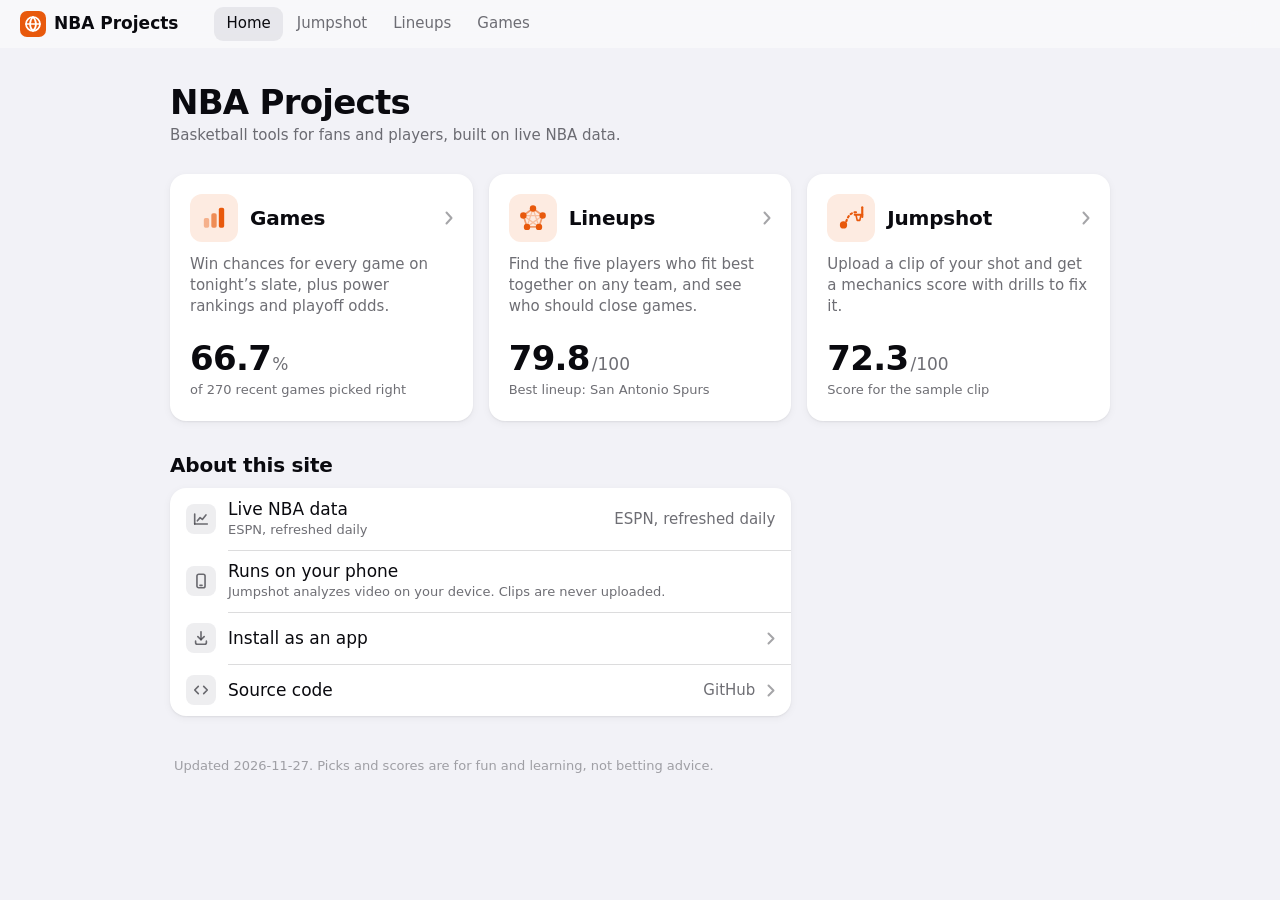
<file: site/index.html>
<!DOCTYPE html>
<html lang="en">
<head>
<meta charset="utf-8">
<meta name="viewport" content="width=device-width, initial-scale=1, viewport-fit=cover">
<meta name="theme-color" content="#f9f9fb" media="(prefers-color-scheme: light)">
<meta name="theme-color" content="#161618" media="(prefers-color-scheme: dark)">
<meta name="color-scheme" content="light dark">
<meta name="apple-mobile-web-app-capable" content="yes">
<meta name="mobile-web-app-capable" content="yes">
<meta name="apple-mobile-web-app-status-bar-style" content="default">
<meta name="apple-mobile-web-app-title" content="NBA Projects">
<link rel="manifest" href="./manifest.webmanifest">
<link rel="apple-touch-icon" href="./icons/apple-touch-icon.png">
<link rel="icon" type="image/png" sizes="192x192" href="./icons/icon-192.png">
<meta name="description" content="Basketball tools for fans and players: game picks, lineup fits and jump shot feedback, powered by live NBA data.">
<title>NBA Projects</title>
<link rel="stylesheet" href="./assets/app.css">
<script src="./assets/app-shell.js" defer></script>
<style>
/* Hub only. Shared tokens and components live in assets/app.css. */
.page.hub{max-width:980px}
.hub .large-title{margin-top:12px}
@media (min-width:900px){.hub .large-title{margin-top:36px}}

/* App entries: discrete tappable objects, so cards */
.apps{display:grid;gap:12px;margin-top:24px}
@media (min-width:900px){.apps{grid-template-columns:repeat(3,1fr);gap:16px;margin-top:28px}}
.app{display:flex;flex-direction:column;padding:16px 16px 18px;color:inherit}
@media (hover:hover){.app:hover{background:var(--surface-2)}}
.app-head{display:flex;align-items:center;gap:12px}
.glyph{width:48px;height:48px;border-radius:12px;background:var(--brand-tint);color:var(--brand);display:grid;place-items:center;flex:none}
.glyph svg{width:30px;height:30px;fill:none;stroke:currentColor;stroke-width:2;stroke-linecap:round;stroke-linejoin:round}
.glyph svg .f{fill:currentColor;stroke:none}
.app-name{flex:1;min-width:0;font:600 var(--t-3)/1.2 var(--font-display);letter-spacing:-.01em;margin:0}
.app .chev{width:8px;height:14px;color:var(--label-3);flex:none}
.app-desc{margin:12px 0 0;font:400 var(--t-sub)/1.4 var(--font);color:var(--label-2)}
.app .stat{margin-top:auto;padding-top:18px}
.app .stat .v{font-size:30px}
.app .stat .v small.pct{margin-left:1px}
@media (min-width:900px){.app{padding:20px 20px 22px;min-height:236px}.app .stat{padding-top:24px}.app .stat .v{font-size:34px}}

/* About list */
.row .icon{width:30px;height:30px;border-radius:8px;background:var(--fill);color:var(--label-2);display:grid;place-items:center;flex:none}
.row .icon svg{width:18px;height:18px;fill:none;stroke:currentColor;stroke-width:1.8;stroke-linecap:round;stroke-linejoin:round}
.row.inset + .row.inset::before{left:58px}
.row .value{font-size:var(--t-sub)}
.row .title{white-space:normal}
.row.kv .grow{flex:1 0 auto}
.row.kv .title{white-space:nowrap}
.row.kv .value{min-width:0;overflow:hidden;text-overflow:ellipsis}
.narrow-only{display:none}
@media (max-width:429px){.narrow-only{display:block}.wide-only{display:none}}
@media (min-width:900px){.about .list{max-width:calc((100% - 32px) / 3 * 2 + 16px)}}

/* Install sheet */
.sheet-head{display:flex;align-items:center;justify-content:space-between;gap:12px}
.sheet-head h3{margin:4px 0 12px}
.sheet .seg{margin:4px 0 20px}
.steps{list-style:none;margin:0;padding:0;counter-reset:s}
.steps li{counter-increment:s;display:flex;gap:14px;align-items:flex-start;padding:10px 0;font:400 var(--t-body)/1.4 var(--font)}
.steps li::before{content:counter(s);flex:none;width:28px;height:28px;border-radius:14px;background:var(--fill);color:var(--label);display:grid;place-items:center;font:600 var(--t-sub)/1 var(--font);font-variant-numeric:tabular-nums;margin-top:-2px}
.steps b{font-weight:600}
.sheet .section-foot{margin:12px 0 0}

/* Mobile top bar: logo only, so the large title collapses into the centred title without repeating it */
@media (max-width:899px){.ap-top .ap-brandname{display:none}}
</style>
</head>
<body data-app="hub" data-title="NBA Projects" data-depth="">
<main class="page hub">

  <h1 class="large-title">NBA Projects</h1>
  <p class="subtitle">Basketball tools for fans and players, built on live NBA data.</p>

  <section class="apps" aria-label="Apps">

    <a class="card app tappable" href="./predictor/index.html">
      <div class="app-head">
        <span class="glyph" aria-hidden="true"><svg viewBox="0 0 28 28"><rect x="4.5" y="14" width="5" height="9" rx="1.6" class="f" opacity=".4"/><rect x="11.5" y="9.5" width="5" height="13.5" rx="1.6" class="f" opacity=".65"/><rect x="18.5" y="4.5" width="5" height="18.5" rx="1.6" class="f"/></svg></span>
        <h2 class="app-name">Games</h2>
        <svg class="chev" viewBox="0 0 8 14" aria-hidden="true"><path d="M1.5 1.5 6.5 7l-5 5.5" fill="none" stroke="currentColor" stroke-width="2" stroke-linecap="round" stroke-linejoin="round"/></svg>
      </div>
      <p class="app-desc">Win chances for every game on tonight&rsquo;s slate, plus power rankings and playoff odds.</p>
      <div class="stat">
        <div class="v" data-unit>66.7%</div>
        <div class="c">of 270 recent games picked right</div>
      </div>
    </a>

    <a class="card app tappable" href="./lineup/index.html">
      <div class="app-head">
        <span class="glyph" aria-hidden="true"><svg viewBox="0 0 28 28"><polygon points="14.0,5.1 23.0,11.7 19.6,22.3 8.4,22.3 5.0,11.7" stroke-width="1.6" opacity=".55"/><polygon points="14.0,5.1 19.6,22.3 5.0,11.7 23.0,11.7 8.4,22.3" stroke-width="1.2" opacity=".3"/><circle cx="14.0" cy="5.1" r="3" class="f"/><circle cx="23.0" cy="11.7" r="3" class="f"/><circle cx="19.6" cy="22.3" r="3" class="f"/><circle cx="8.4" cy="22.3" r="3" class="f"/><circle cx="5.0" cy="11.7" r="3" class="f"/></svg></span>
        <h2 class="app-name">Lineups</h2>
        <svg class="chev" viewBox="0 0 8 14" aria-hidden="true"><path d="M1.5 1.5 6.5 7l-5 5.5" fill="none" stroke="currentColor" stroke-width="2" stroke-linecap="round" stroke-linejoin="round"/></svg>
      </div>
      <p class="app-desc">Find the five players who fit best together on any team, and see who should close games.</p>
      <div class="stat">
        <div class="v">79.8<small>/100</small></div>
        <div class="c">Best lineup: San Antonio Spurs</div>
      </div>
    </a>

    <a class="card app tappable" href="./jumpshot/index.html">
      <div class="app-head">
        <span class="glyph" aria-hidden="true"><svg viewBox="0 0 28 28"><path d="M9.6 17.2C11.5 11 15 8.4 19.6 8.6" stroke-dasharray="1.4 2.6"/><circle cx="7" cy="20.5" r="3.4" class="f"/><path d="M24.5 4v9"/><path d="M17.5 11h7"/><path d="M18.6 11l1.2 5.2h2.4l1.2-5.2" stroke-width="1.5"/></svg></span>
        <h2 class="app-name">Jumpshot</h2>
        <svg class="chev" viewBox="0 0 8 14" aria-hidden="true"><path d="M1.5 1.5 6.5 7l-5 5.5" fill="none" stroke="currentColor" stroke-width="2" stroke-linecap="round" stroke-linejoin="round"/></svg>
      </div>
      <p class="app-desc">Upload a clip of your shot and get a mechanics score with drills to fix it.</p>
      <div class="stat">
        <div class="v">72.3<small>/100</small></div>
        <div class="c">Score for the sample clip</div>
      </div>
    </a>

  </section>

  <section class="section about" aria-labelledby="about-h">
    <div class="section-h"><h2 id="about-h">About this site</h2></div>
    <div class="list">
      <div class="row inset kv">
        <span class="icon" aria-hidden="true"><svg viewBox="0 0 20 20"><path d="M3 15.5V4.5"/><path d="M3 15.5h14"/><path d="M6 12l3-3.5 2.5 2 4-5"/></svg></span>
        <div class="grow"><div class="title">Live NBA data</div><div class="sub narrow-only">ESPN, refreshed daily</div></div>
        <span class="value wide-only">ESPN, refreshed daily</span>
      </div>
      <div class="row inset">
        <span class="icon" aria-hidden="true"><svg viewBox="0 0 20 20"><rect x="5.5" y="2.5" width="9" height="15" rx="2"/><path d="M8.8 14.8h2.4"/></svg></span>
        <div class="grow"><div class="title">Runs on your phone</div><div class="sub">Jumpshot analyzes video on your device. Clips are never uploaded.</div></div>
      </div>
      <button class="row inset kv" type="button" id="install-row" aria-haspopup="dialog" aria-controls="install-sheet">
        <span class="icon" aria-hidden="true"><svg viewBox="0 0 20 20"><path d="M10 3v9"/><path d="M6.5 8.5 10 12l3.5-3.5"/><path d="M4 13.5v1.5a2 2 0 0 0 2 2h8a2 2 0 0 0 2-2v-1.5"/></svg></span>
        <div class="grow"><div class="title">Install as an app</div></div>
        <svg class="chev" viewBox="0 0 8 13" aria-hidden="true"><path d="M1.5 1.5 6.5 6.5l-5 5" fill="none" stroke="currentColor" stroke-width="2" stroke-linecap="round" stroke-linejoin="round"/></svg>
      </button>
      <a class="row inset kv" href="https://github.com/shaincarrasco/coolbasketballstuff" rel="noopener">
        <span class="icon" aria-hidden="true"><svg viewBox="0 0 20 20"><path d="M7 6 3 10l4 4"/><path d="M13 6l4 4-4 4"/></svg></span>
        <div class="grow"><div class="title">Source code</div></div>
        <span class="value">GitHub</span>
        <svg class="chev" viewBox="0 0 8 13" aria-hidden="true"><path d="M1.5 1.5 6.5 6.5l-5 5" fill="none" stroke="currentColor" stroke-width="2" stroke-linecap="round" stroke-linejoin="round"/></svg>
      </a>
    </div>
  </section>

  <p class="footer-note">Updated 2026-11-27. Picks and scores are for fun and learning, not betting advice.</p>

</main>

<div class="scrim" id="install-scrim" hidden></div>
<div class="sheet" id="install-sheet" role="dialog" aria-modal="true" aria-labelledby="install-h" hidden>
  <div class="grabber" aria-hidden="true"></div>
  <div class="sheet-head">
    <h3 id="install-h">Install as an app</h3>
    <button class="btn plain sm" type="button" data-close>Done</button>
  </div>
  <div class="seg" role="tablist" aria-label="Phone type">
    <button type="button" role="tab" class="on" aria-selected="true" aria-controls="steps-ios" id="tab-ios">iPhone</button>
    <button type="button" role="tab" aria-selected="false" aria-controls="steps-android" id="tab-android">Android</button>
  </div>
  <ol class="steps" id="steps-ios" role="tabpanel" aria-labelledby="tab-ios">
    <li><span>Open this page in <b>Safari</b>.</span></li>
    <li><span>Tap the <b>Share</b> button at the bottom of the screen.</span></li>
    <li><span>Scroll down and tap <b>Add to Home Screen</b>, then <b>Add</b>.</span></li>
  </ol>
  <ol class="steps" id="steps-android" role="tabpanel" aria-labelledby="tab-android" hidden>
    <li><span>Open this page in <b>Chrome</b>.</span></li>
    <li><span>Tap the <b>menu</b> button in the top right corner.</span></li>
    <li><span>Tap <b>Install app</b> or <b>Add to Home screen</b>.</span></li>
  </ol>
  <p class="section-foot">It opens full screen like any other app and keeps working offline after your first visit.</p>
</div>

<script>
(function () {
  // Show units smaller and secondary ("64.7%").
  document.querySelectorAll('.stat .v[data-unit]').forEach(function (el) {
    var m = el.textContent.trim().match(/^([\d.,]+)\s*(%|s)$/);
    if (m) el.innerHTML = m[1] + '<small class="pct">' + m[2] + '</small>';
  });

  var sheet = document.getElementById('install-sheet');
  var scrim = document.getElementById('install-scrim');
  var opener = document.getElementById('install-row');
  var isIOS = /iPhone|iPad|iPod/.test(navigator.userAgent) || (navigator.platform === 'MacIntel' && navigator.maxTouchPoints > 1);
  var isAndroid = /Android/.test(navigator.userAgent);

  function pick(which) {
    ['ios', 'android'].forEach(function (k) {
      var on = k === which;
      var tab = document.getElementById('tab-' + k);
      tab.classList.toggle('on', on);
      tab.setAttribute('aria-selected', on ? 'true' : 'false');
      document.getElementById('steps-' + k).hidden = !on;
    });
  }
  document.getElementById('tab-ios').addEventListener('click', function () { pick('ios'); });
  document.getElementById('tab-android').addEventListener('click', function () { pick('android'); });
  if (isAndroid && !isIOS) pick('android');

  function open() {
    sheet.hidden = false; scrim.hidden = false;
    requestAnimationFrame(function () { requestAnimationFrame(function () {
      sheet.classList.add('open'); scrim.classList.add('open');
      sheet.querySelector('[data-close]').focus({ preventScroll: true });
    }); });
    document.addEventListener('keydown', onKey);
  }
  function close() {
    sheet.classList.remove('open'); scrim.classList.remove('open');
    document.removeEventListener('keydown', onKey);
    setTimeout(function () { if (!sheet.classList.contains('open')) { sheet.hidden = true; scrim.hidden = true; } }, 340);
    opener.focus({ preventScroll: true });
  }
  function onKey(e) { if (e.key === 'Escape') close(); }
  opener.addEventListener('click', open);
  scrim.addEventListener('click', close);
  sheet.querySelector('[data-close]').addEventListener('click', close);
})();
</script>
</body>
</html>
</file>
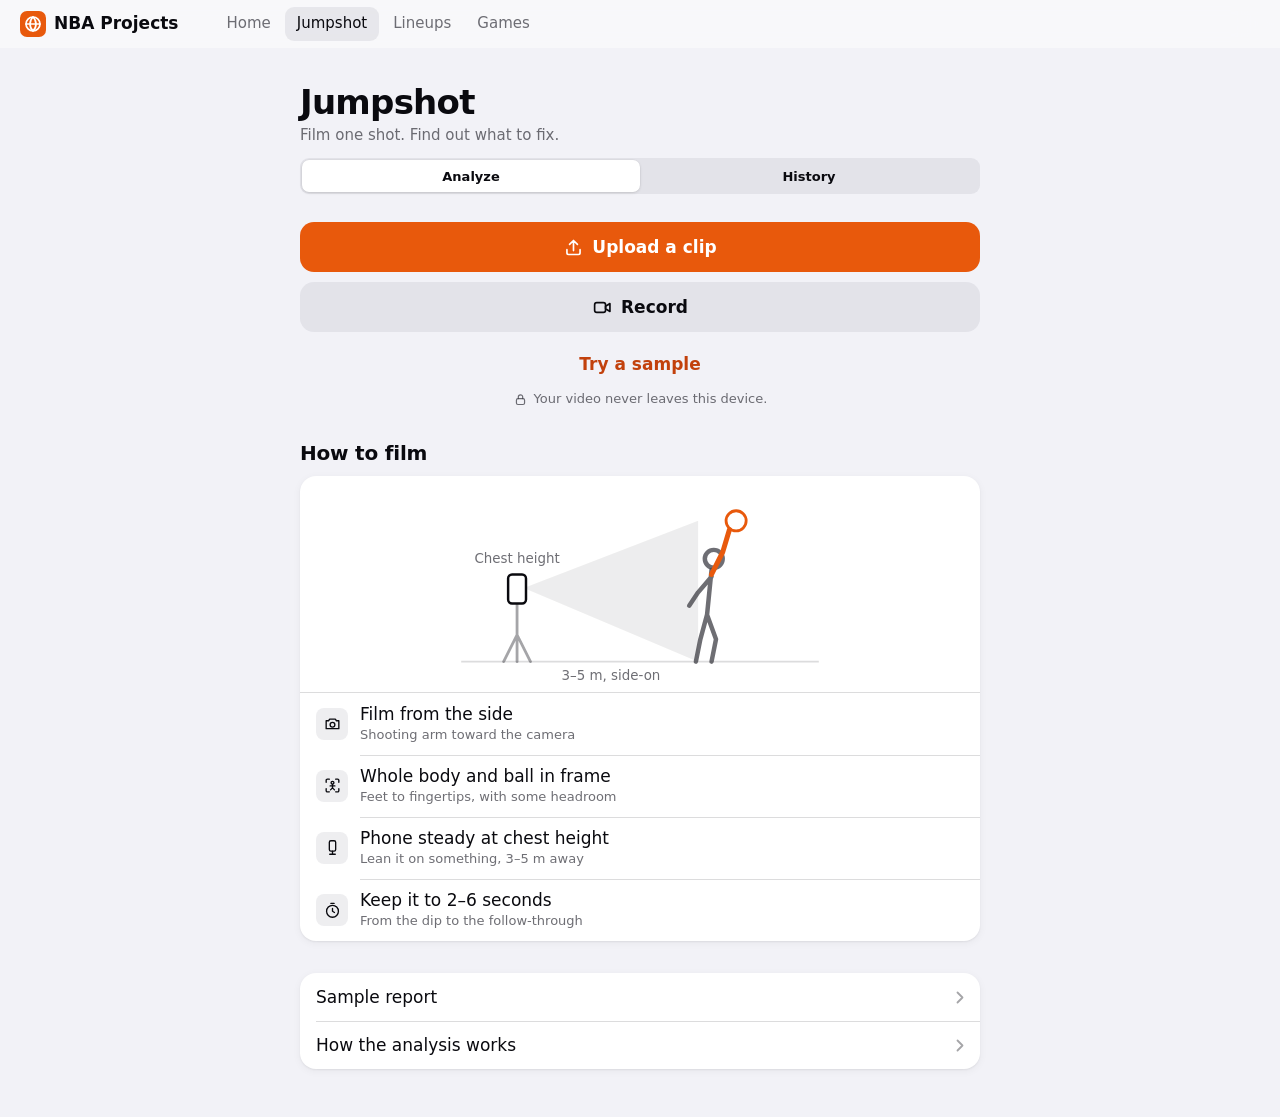
<file: site/jumpshot/index.html>
<!DOCTYPE html>
<html lang="en"><head><meta charset="utf-8">
<title>Jumpshot — NBA Projects</title>
<meta name="description" content="Film your jump shot and get an on-device form analysis: a mechanics score, the one thing to fix first, an overlay on your own video and a practice plan. Your video never leaves your device.">
<!-- NBA Projects PWA head tags (paths relative from site/<app>/index.html) -->
<meta name="viewport" content="width=device-width, initial-scale=1, viewport-fit=cover">
<meta name="theme-color" content="#f9f9fb" media="(prefers-color-scheme: light)">
<meta name="theme-color" content="#161618" media="(prefers-color-scheme: dark)">
<meta name="color-scheme" content="light dark">
<meta name="apple-mobile-web-app-capable" content="yes">
<meta name="mobile-web-app-capable" content="yes">
<meta name="apple-mobile-web-app-status-bar-style" content="default">
<meta name="apple-mobile-web-app-title" content="NBA Projects">
<link rel="manifest" href="../manifest.webmanifest">
<link rel="apple-touch-icon" href="../icons/apple-touch-icon.png">
<link rel="icon" type="image/png" sizes="192x192" href="../icons/icon-192.png">
<link rel="stylesheet" href="../assets/app.css">
<link rel="stylesheet" href="app/ui.css">
<script src="../assets/app-shell.js" defer></script>
<link rel="modulepreload" href="app/ui.js">
</head>
<body data-app="jumpshot" data-title="Jumpshot">
<template id="top-actions">
  <button class="icon-btn" id="tb-share" type="button" aria-label="Share" hidden><svg viewBox="0 0 24 24"><path d="M12 15V3.5M7.5 8 12 3.5 16.5 8"/><path d="M5.5 11.5v7.5a1.5 1.5 0 0 0 1.5 1.5h10a1.5 1.5 0 0 0 1.5-1.5v-7.5"/></svg></button>
  <button class="icon-btn" id="tb-more" type="button" aria-label="More options" hidden><svg viewBox="0 0 24 24"><circle cx="12" cy="12" r="9"/><circle cx="8" cy="12" r=".6" fill="currentColor"/><circle cx="12" cy="12" r=".6" fill="currentColor"/><circle cx="16" cy="12" r=".6" fill="currentColor"/></svg></button>
</template>

<main class="page" id="app">

  <!-- Large title + Analyze / History switch (home and history only) -->
  <header class="js-head" id="js-head">
    <h1 class="large-title">Jumpshot</h1>
    <p class="subtitle">Film one shot. Find out what to fix.</p>
    <div class="seg js-seg" role="tablist" aria-label="Jumpshot">
      <button type="button" role="tab" data-nav="home" class="on" aria-selected="true">Analyze</button>
      <button type="button" role="tab" data-nav="history" aria-selected="false">History</button>
    </div>
  </header>

  <!-- ============================== HOME -->
  <section class="view" data-view="home">
    <div class="home-actions">
      <label class="btn primary block" for="file-upload">
        <svg viewBox="0 0 24 24" aria-hidden="true"><path d="M12 15.5V4M7.5 8.5 12 4l4.5 4.5"/><path d="M4.5 14.5v3.5a2 2 0 0 0 2 2h11a2 2 0 0 0 2-2v-3.5"/></svg>Upload a clip</label>
      <input type="file" id="file-upload" accept="video/*" class="sr-only">
      <button class="btn block" id="btn-record" type="button">
        <svg viewBox="0 0 24 24" aria-hidden="true"><rect x="3" y="6.5" width="12.5" height="11" rx="2.5"/><path d="m15.5 10.5 5-3v9l-5-3z"/></svg>Record</button>
      <input type="file" id="file-capture" accept="video/*" capture="environment" class="sr-only">
      <button class="btn plain sample-btn" id="btn-sample" type="button">Try a sample</button>
    </div>
    <p class="privacy"><svg viewBox="0 0 24 24" aria-hidden="true"><rect x="5.5" y="10.5" width="13" height="9.5" rx="2.5"/><path d="M8.5 10.5V8a3.5 3.5 0 0 1 7 0v2.5"/></svg>Your video never leaves this device.</p>

    <div id="home-last"></div>

    <section class="section">
      <div class="section-h"><h2>How to film</h2></div>
      <div class="list film">
        <div class="film-art">
          <svg viewBox="0 0 360 170" role="img" aria-label="A phone on a tripod at chest height films the shooter from the side, whole body and ball in frame">
            <line x1="20" y1="150" x2="340" y2="150" class="fa-floor"/>
            <path d="M76 84 L232 24 L232 150 Z" class="fa-cone"/>
            <g class="fa-tripod"><path d="M70 96v30M70 126l-12 24M70 126l12 24M70 126v24"/></g>
            <rect x="62" y="72" width="16" height="26" rx="3.5" class="fa-phone"/>
            <g class="fa-body"><circle cx="246" cy="58" r="8"/><path d="M244 68l-4 40M240 108l8 22-4 20M240 108l-6 22-4 20M244 74l-12 14-8 12"/></g>
            <path d="M244 72l10-20 6-20" class="fa-arm"/>
            <circle cx="266" cy="24" r="9" class="fa-ball"/>
            <text x="70" y="62" text-anchor="middle" class="fa-t">Chest height</text>
            <text x="154" y="166" text-anchor="middle" class="fa-t">3–5 m, side-on</text>
          </svg>
        </div>
        <div class="row inset"><span class="tip-ic"><svg viewBox="0 0 24 24"><path d="M4 8.5h3l1.5-2h7L17 8.5h3v10H4z"/><circle cx="12" cy="13.5" r="3"/></svg></span><div class="grow"><div class="title">Film from the side</div><div class="sub">Shooting arm toward the camera</div></div></div>
        <div class="row inset"><span class="tip-ic"><svg viewBox="0 0 24 24"><path d="M4 8V5.5A1.5 1.5 0 0 1 5.5 4H8M16 4h2.5A1.5 1.5 0 0 1 20 5.5V8M20 16v2.5a1.5 1.5 0 0 1-1.5 1.5H16M8 20H5.5A1.5 1.5 0 0 1 4 18.5V16"/><circle cx="12" cy="8.5" r="1.8"/><path d="M12 10.5v4.5M9.5 17.5 12 15l2.5 2.5M9 12.5h6"/></svg></span><div class="grow"><div class="title">Whole body and ball in frame</div><div class="sub">Feet to fingertips, with some headroom</div></div></div>
        <div class="row inset"><span class="tip-ic"><svg viewBox="0 0 24 24"><rect x="8" y="3.5" width="8" height="13" rx="2"/><path d="M12 16.5v4M8.5 20.5h7"/></svg></span><div class="grow"><div class="title">Phone steady at chest height</div><div class="sub">Lean it on something, 3–5 m away</div></div></div>
        <div class="row inset"><span class="tip-ic"><svg viewBox="0 0 24 24"><circle cx="12" cy="13" r="7.5"/><path d="M12 9.5V13l2.5 1.5M10 3h4"/></svg></span><div class="grow"><div class="title">Keep it to 2–6 seconds</div><div class="sub">From the dip to the follow-through</div></div></div>
      </div>
    </section>

    <section class="section">
      <div class="list">
        <a class="row" href="sample/index.html"><div class="grow"><div class="title">Sample report</div></div><svg class="chev" viewBox="0 0 8 13" aria-hidden="true"><path d="M1.5 1.5 6.5 6.5 1.5 11.5" fill="none" stroke="currentColor" stroke-width="1.8" stroke-linecap="round" stroke-linejoin="round"/></svg></a>
        <button class="row" id="btn-about" type="button"><div class="grow"><div class="title">How the analysis works</div></div><svg class="chev" viewBox="0 0 8 13" aria-hidden="true"><path d="M1.5 1.5 6.5 6.5 1.5 11.5" fill="none" stroke="currentColor" stroke-width="1.8" stroke-linecap="round" stroke-linejoin="round"/></svg></button>
      </div>
    </section>
  </section>

  <!-- ============================== RECORD (desktop, in-page camera) -->
  <section class="view" data-view="record" hidden>
    <button class="back" data-back type="button"><svg viewBox="0 0 12 20" aria-hidden="true"><path d="M10 2 2 10l8 8"/></svg>Jumpshot</button>
    <h1 class="large-title">Record</h1>
    <div class="stage rec-stage">
      <video id="rec-video" playsinline muted autoplay></video>
      <div class="rec-count num" id="rec-count" aria-live="assertive"></div>
      <div class="rec-badge" id="rec-badge" hidden><i></i><span id="rec-time" class="num">0.0 s</span></div>
      <div class="rec-bar"><i id="rec-prog"></i></div>
    </div>
    <div class="rec-ctl">
      <button class="icon-btn" id="rec-flip" type="button" aria-label="Switch camera"><svg viewBox="0 0 24 24"><path d="M4 8h12.5l-3-3M20 16H7.5l3 3"/></svg></button>
      <button class="recbtn" id="rec-go" type="button" aria-label="Start recording"><i></i></button>
      <button class="btn plain" id="rec-stop" type="button" disabled>Stop</button>
    </div>
    <p class="section-foot center" id="rec-note">A 3-second countdown, then up to 6 seconds of video.</p>
  </section>

  <!-- ============================== CLIP / TRIM -->
  <section class="view" data-view="clip" hidden>
    <button class="back" data-back type="button"><svg viewBox="0 0 12 20" aria-hidden="true"><path d="M10 2 2 10l8 8"/></svg>Jumpshot</button>
    <h1 class="large-title">Trim your clip</h1>
    <p class="subtitle num" id="clip-meta">&nbsp;</p>
    <div class="stage bleed" id="clip-stage"><video id="clip-video" playsinline muted preload="auto"></video><span class="stage-time num" id="clip-cur">0.00 s</span></div>
    <div class="trimmer">
      <button class="trim-play" id="trim-play" type="button" aria-label="Play selection"><svg viewBox="0 0 24 24"><path d="M8 5.5v13l10.5-6.5z"/></svg></button>
      <div class="trim" id="trim">
        <div class="strip" id="trim-strip"></div>
        <div class="trim-shade" id="trim-shade-l"></div><div class="trim-shade" id="trim-shade-r"></div>
        <div class="trim-sel" id="trim-sel"></div>
        <input type="range" id="trim-a" min="0" max="1000" value="0" step="1" aria-label="Trim start">
        <input type="range" id="trim-b" min="0" max="1000" value="1000" step="1" aria-label="Trim end">
      </div>
    </div>
    <div class="trim-info num"><span id="trim-range">&nbsp;</span><span id="trim-len"></span></div>
    <p class="section-foot" id="trim-note"></p>
    <section class="section">
      <div class="list">
        <div class="row opt"><div class="grow"><div class="title">Shooting hand</div></div>
          <div class="seg" role="radiogroup" aria-label="Shooting hand" id="opt-side"><button type="button" role="radio" data-v="auto" class="on" aria-checked="true">Auto</button><button type="button" role="radio" data-v="left" aria-checked="false">Left</button><button type="button" role="radio" data-v="right" aria-checked="false">Right</button></div></div>
        <div class="row opt"><div class="grow"><div class="title">Accuracy</div></div>
          <div class="seg" role="radiogroup" aria-label="Accuracy" id="opt-model"><button type="button" role="radio" data-v="lite" class="on" aria-checked="true">Fast</button><button type="button" role="radio" data-v="full" aria-checked="false">High</button></div></div>
      </div>
      <p class="section-foot" id="model-sub">&nbsp;</p>
    </section>
    <div class="pin"><button class="btn primary block" id="btn-analyze" type="button" disabled>Analyze</button></div>
  </section>

  <!-- ============================== PROCESSING -->
  <section class="view" data-view="processing" hidden>
    <div class="proc">
      <div class="stage proc-stage" id="proc-stage">
        <video id="proc-video" playsinline muted preload="auto"></video>
        <canvas id="proc-canvas"></canvas>
        <div class="proc-idle skel" id="proc-idle"></div>
      </div>
      <div class="meter proc-bar" role="progressbar" aria-label="Progress" aria-valuemin="0" aria-valuemax="100" aria-valuenow="0" id="proc-bar"><i></i></div>
      <p class="proc-status" id="proc-status" aria-live="polite">Getting ready…</p>
      <p class="proc-sub num" id="proc-eta">&nbsp;</p>
      <button class="btn plain" id="btn-cancel" type="button">Cancel</button>
    </div>
  </section>

  <!-- ============================== SHOT PICKER -->
  <section class="view" data-view="shots" hidden>
    <button class="back" data-back type="button"><svg viewBox="0 0 12 20" aria-hidden="true"><path d="M10 2 2 10l8 8"/></svg>Trim</button>
    <div id="shots-body"></div>
  </section>

  <!-- ============================== RESULTS -->
  <section class="view" data-view="results" hidden><div id="results-body"></div></section>

  <!-- ============================== HISTORY -->
  <section class="view" data-view="history" hidden><div id="history-body"></div></section>

  <!-- ============================== ERROR -->
  <section class="view" data-view="error" hidden><div id="error-body"></div></section>
</main>

<input type="file" id="file-import" accept="application/json,.json" class="sr-only">
<script type="module" src="app/ui.js"></script>
</body></html>
</file>
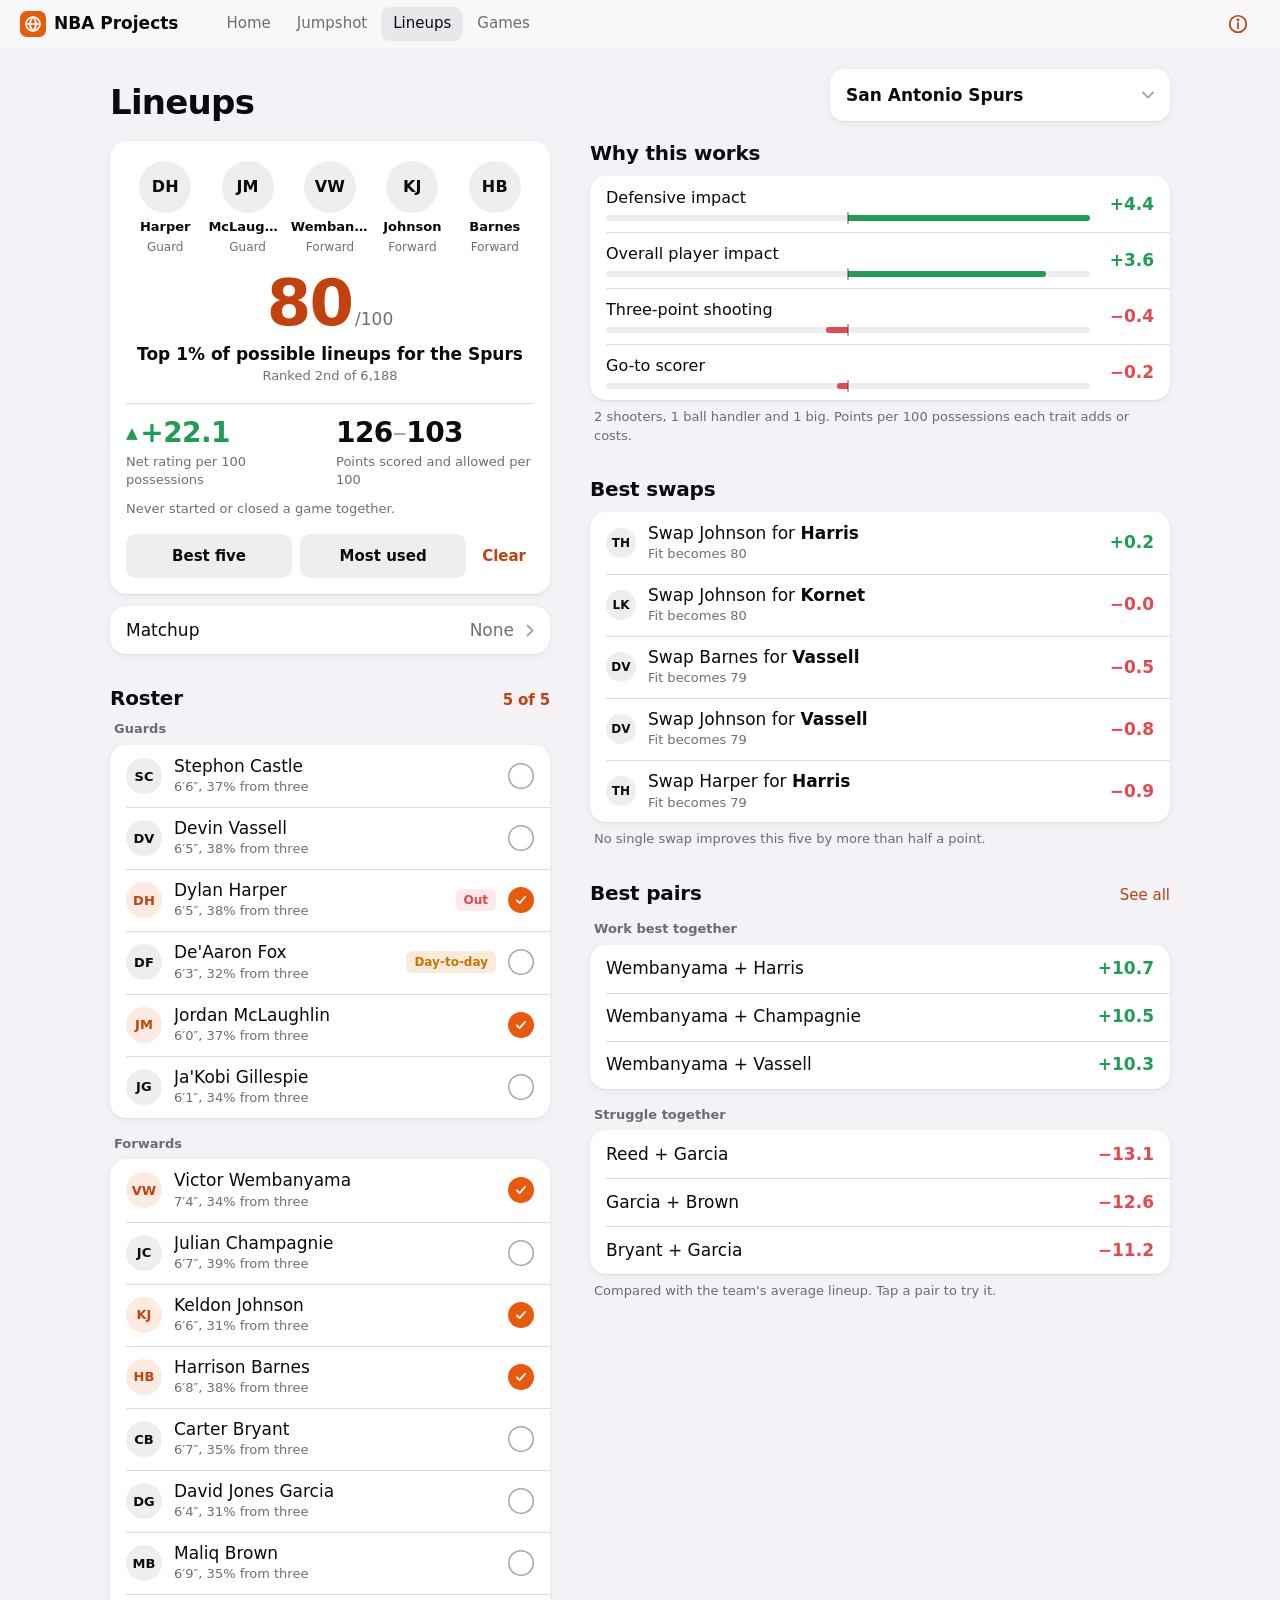
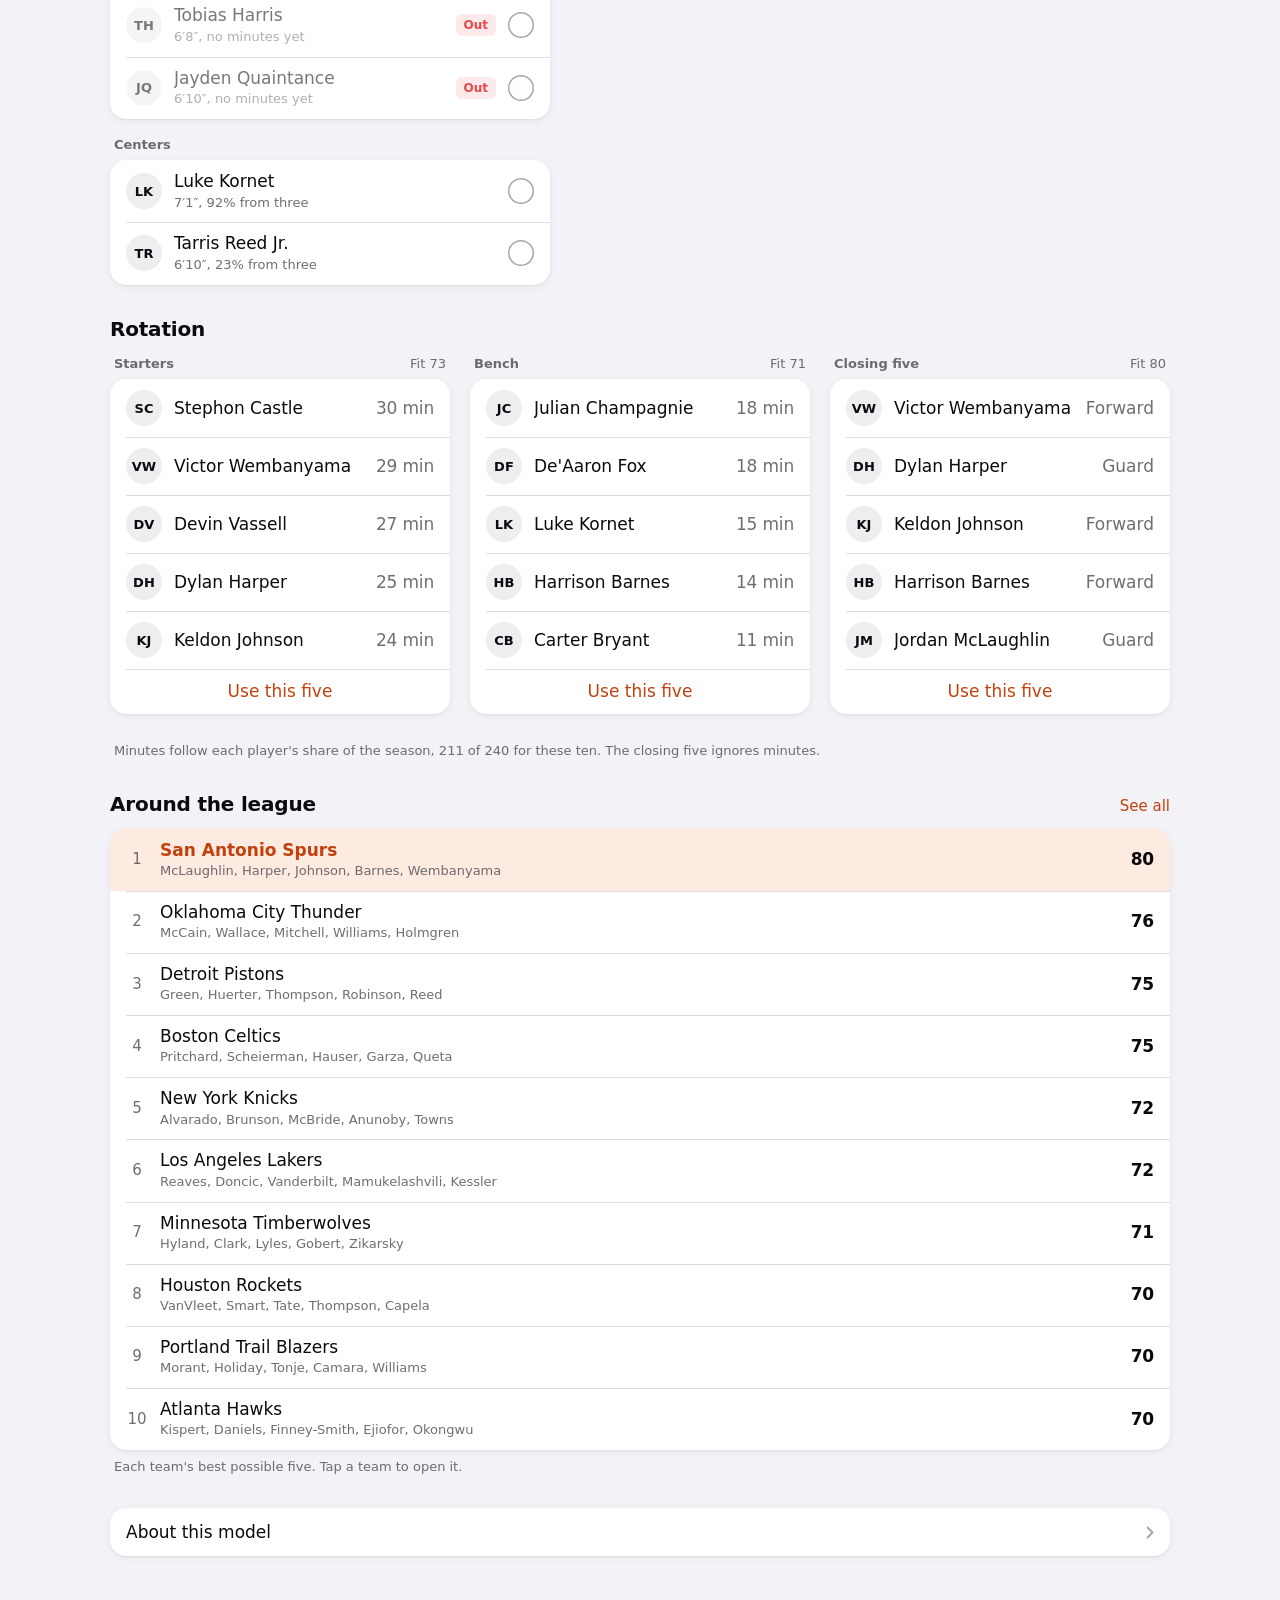
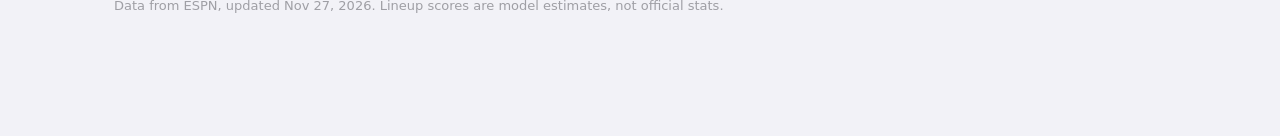
<file: site/lineup/index.html>
<!DOCTYPE html>
<html lang="en"><head>
<meta charset="utf-8">
<meta name="viewport" content="width=device-width, initial-scale=1, viewport-fit=cover">
<meta name="theme-color" content="#f9f9fb" media="(prefers-color-scheme: light)">
<meta name="theme-color" content="#161618" media="(prefers-color-scheme: dark)">
<meta name="color-scheme" content="light dark">
<meta name="apple-mobile-web-app-capable" content="yes">
<meta name="mobile-web-app-capable" content="yes">
<meta name="apple-mobile-web-app-status-bar-style" content="default">
<meta name="apple-mobile-web-app-title" content="NBA Projects">
<link rel="manifest" href="../manifest.webmanifest">
<link rel="apple-touch-icon" href="../icons/apple-touch-icon.png">
<link rel="icon" type="image/png" sizes="192x192" href="../icons/icon-192.png">
<link rel="stylesheet" href="../assets/app.css">
<script src="../assets/app-shell.js" defer></script>
<meta name="description" content="Pick five players from any NBA roster and see how well they fit together: a predicted lineup score, net rating, best swaps, rotation and best pairs.">
<title>Lineups | NBA Projects</title>
<style>
body{padding-bottom:calc(var(--tabbar-h) + var(--sab) + 96px)}
@media (min-width:900px){body{padding-bottom:120px}}
.small{font-size:var(--t-foot);line-height:1.4}
.row .grow > .title,.row .grow > .sub{display:block}
.sr{position:absolute;width:1px;height:1px;overflow:hidden;clip:rect(0 0 0 0)}

/* header: large title + team picker (native select styled as a field) */
.head{display:flex;flex-direction:column;gap:10px}
.teampick{position:relative;display:flex;align-items:center;gap:10px;height:52px;padding:0 16px;border-radius:14px;
  background:var(--surface);box-shadow:var(--shadow-1);cursor:pointer;user-select:none;transition:transform 120ms var(--ease)}
.teampick:active{transform:scale(.985)}
.teampick:focus-within{outline:2px solid var(--brand);outline-offset:2px}
.tp-name{flex:1;min-width:0;font:600 var(--t-body)/1.2 var(--font);white-space:nowrap;overflow:hidden;text-overflow:ellipsis}
.tp-chev{width:12px;height:8px;flex:none;fill:none;stroke:var(--label-3);stroke-width:1.8;stroke-linecap:round;stroke-linejoin:round}
.teampick select{position:absolute;inset:0;width:100%;height:100%;opacity:0;font-size:16px;cursor:pointer;appearance:none;-webkit-appearance:none;border:0}
@media (min-width:900px){
  .head{flex-direction:row;align-items:flex-end;justify-content:space-between;gap:24px}
  .head .large-title{margin-bottom:0}
  .teampick{width:340px;flex:none}
}

/* layout */
.layout{display:block;margin-top:20px}
@media (min-width:900px){
  .layout{display:grid;grid-template-columns:minmax(0,440px) minmax(0,1fr);gap:0 40px;align-items:start}
  .col-b .section.first{margin-top:0}
}

/* hero */
.hero{padding:20px 16px 16px;text-align:center;scroll-margin-top:calc(var(--topbar-h) + var(--sat) + 12px)}
.five{display:grid;grid-template-columns:repeat(5,minmax(0,1fr));gap:4px;margin-bottom:18px}
.slot{display:flex;flex-direction:column;align-items:center;gap:6px;min-width:0}
.slot .nm{font:600 var(--t-foot)/1.2 var(--font);max-width:100%;white-space:nowrap;overflow:hidden;text-overflow:ellipsis}
.slot .ps{font:400 var(--t-cap)/1 var(--font);color:var(--label-2)}
.av{width:36px;height:36px;border-radius:50%;flex:none;display:grid;place-items:center;background:var(--fill);color:var(--label);
  font:600 var(--t-foot)/1 var(--font);letter-spacing:.01em;user-select:none}
.av.lg{width:52px;height:52px;font-size:var(--t-callout)}
.av.open{background:none;box-shadow:inset 0 0 0 1.5px var(--fill-2);color:var(--label-3)}
.av.open svg{width:18px;height:18px;fill:none;stroke:currentColor;stroke-width:2;stroke-linecap:round}
.fit-v{font:700 64px/1 var(--font-display);letter-spacing:-.03em;color:var(--brand-text);min-height:64px}
.fit-v small{font:500 var(--t-body)/1 var(--font);color:var(--label-2);letter-spacing:0;margin-left:3px}
.fit-v.none{color:var(--label-3);font-weight:300}
.verdict{font:600 var(--t-body)/1.3 var(--font);margin-top:8px;min-height:22px;text-wrap:balance}
.rankline{font:400 var(--t-foot)/1.3 var(--font);color:var(--label-2);margin-top:3px;min-height:17px}
.nets{display:grid;grid-template-columns:1fr 1fr;gap:12px;margin-top:18px;padding-top:16px;position:relative;text-align:left}
.nets::before{content:"";position:absolute;top:0;left:0;right:0;height:.5px;background:var(--separator)}
.nets .stat .v{font-size:var(--t-1);font-weight:600}
.nets .stat .v .tri{font-size:.55em;vertical-align:.25em;margin-right:3px}
.nets .stat .v .faint{font-weight:500}
.hist{margin:12px 0 0;font:400 var(--t-foot)/1.4 var(--font);color:var(--label-2);text-align:left;min-height:18px}
.matchnote{margin-top:10px;display:flex;align-items:center;gap:8px;text-align:left;font:400 var(--t-foot)/1.35 var(--font);color:var(--label-2)}
.matchnote b{color:var(--label);font-weight:600}
.actions{display:flex;gap:8px;margin-top:16px}
.actions .btn{flex:1;height:44px}
.actions .btn.plain{flex:0 0 auto}
.hero.skel-on .fit-v{color:transparent;background:var(--fill);border-radius:12px;width:96px;margin:0 auto;animation:skel 1.2s linear infinite;
  background:linear-gradient(90deg,var(--fill) 0%,var(--fill-2) 50%,var(--fill) 100%);background-size:200% 100%}

.matchup-list{margin-top:12px}

/* roster */
.count{font:400 var(--t-sub)/1 var(--font);color:var(--label-2)}
.count.full{color:var(--brand-text);font-weight:600}
.sub-h{font:600 var(--t-foot)/1.2 var(--font);color:var(--label-2);margin:18px 4px 8px}
#roster .sub-h:first-child{margin-top:4px}
.prow{min-height:60px}
.prow .title{font-weight:500}
.prow .sub{display:block}
.prow.dnp .grow,.prow.dnp .av{opacity:.55}
.ck{width:26px;height:26px;border-radius:50%;flex:none;box-shadow:inset 0 0 0 1.5px var(--label-3);display:grid;place-items:center;
  transition:background-color 160ms var(--ease),box-shadow 160ms var(--ease)}
.ck svg{width:18px;height:18px;fill:none;stroke:var(--on-brand);stroke-width:2.4;stroke-linecap:round;stroke-linejoin:round;opacity:0;transform:scale(.6);
  transition:opacity 160ms var(--ease),transform 160ms var(--ease)}
.prow[aria-pressed="true"] .ck{background:var(--brand);box-shadow:none}
.prow[aria-pressed="true"] .ck svg{opacity:1;transform:none}
.prow[aria-pressed="true"] .av{background:var(--brand-tint);color:var(--brand-text)}
@media (hover:hover){a.row:hover,button.row:hover{background:var(--surface-2)}}

/* why this works: contribution rows */
.why-row{min-height:56px}
.why-row .grow{display:flex;flex-direction:column;gap:7px}
.why-row .title{white-space:normal;font-size:var(--t-callout)}
.cbar{position:relative;height:6px;border-radius:3px;background:var(--fill)}
.cbar::after{content:"";position:absolute;left:50%;top:-3px;bottom:-3px;width:1.5px;margin-left:-.75px;background:var(--label-3);border-radius:1px}
.cbar i{position:absolute;top:0;height:100%}
.cbar i.p{left:50%;background:var(--pos);border-radius:0 3px 3px 0}
.cbar i.n{right:50%;background:var(--neg);border-radius:3px 0 0 3px}
.delta{font:600 var(--t-body)/1 var(--font);font-variant-numeric:tabular-nums;white-space:nowrap;min-width:52px;text-align:right}
.empty-row{padding:16px;color:var(--label-2);font-size:var(--t-sub)}

/* swaps */
.swap .title b{font-weight:600}
.swap .title{white-space:normal}

/* pairs */
.pairs{display:grid;gap:0}
.pairs > div,.rot > div,.layout > div{min-width:0}
.pairs .sub-h{margin-top:4px}
.pairs > div + div .sub-h{margin-top:18px}
@media (min-width:600px) and (max-width:899px){.pairs{grid-template-columns:1fr 1fr;gap:16px}.pairs > div + div .sub-h{margin-top:4px}}
.duo{display:flex;flex:none;gap:3px}
.duo .av{width:30px;height:30px;font-size:var(--t-cap);box-shadow:0 0 0 2px var(--surface)}

/* rotation */
.rot{display:grid;gap:0}
.rot > div + div .sub-h{margin-top:20px}
@media (min-width:900px){.rot{grid-template-columns:repeat(3,minmax(0,1fr));gap:20px}.rot > div + div .sub-h{margin-top:4px}}
.rot .sub-h{display:flex;justify-content:space-between;align-items:baseline;margin-top:4px}
.rot .sub-h span{font-weight:400}
.rot .row{min-height:44px}
.rot .usefive{color:var(--brand-text);font-weight:500;justify-content:center}
.rot-foot{grid-column:1/-1}

/* around the league */
.league-row .lrank{width:22px;flex:none;color:var(--label-2);font:500 var(--t-sub)/1 var(--font);text-align:center}
.league-row .title{display:block}
.league-row .sub{display:block;white-space:nowrap;overflow:hidden;text-overflow:ellipsis}
.league-row .lfit{font:600 var(--t-body)/1 var(--font);min-width:32px;text-align:right}
.league-row.selected .title{color:var(--brand-text);font-weight:600}
.linkbtn{appearance:none;border:0;background:none;padding:10px 0 10px 12px;margin:-10px 0;cursor:pointer;color:var(--brand-text);font:400 var(--t-sub)/1 var(--font)}
.linkbtn:active{opacity:.5}

/* live score bar: appears once the hero scrolls away */
.livebar{position:fixed;left:0;right:0;bottom:calc(var(--tabbar-h) + var(--sab) + 8px);z-index:45;padding:0 12px;pointer-events:none;
  opacity:0;transform:translateY(12px);transition:opacity var(--dur) var(--ease),transform var(--dur) var(--ease)}
.livebar.show{opacity:1;transform:none}
.livebar.show .lb-in{pointer-events:auto}
.lb-in{appearance:none;border:0;width:100%;max-width:560px;margin:0 auto;display:flex;align-items:center;gap:12px;height:60px;padding:0 16px 0 12px;
  border-radius:16px;background:var(--bar);backdrop-filter:blur(20px) saturate(180%);-webkit-backdrop-filter:blur(20px) saturate(180%);
  box-shadow:var(--shadow-2),0 0 0 .5px var(--separator);color:var(--label);text-align:left;cursor:pointer}
.lb-in:active{transform:scale(.985)}
.lb-av{display:grid;grid-template-columns:repeat(5,8px);gap:4px;flex:none;padding-left:4px}
.lb-av i{width:8px;height:8px;border-radius:50%;background:var(--fill-2);transition:background-color 160ms var(--ease)}
.lb-av i.on{background:var(--brand)}
.lb-txt{flex:1;min-width:0;display:flex;flex-direction:column;gap:2px}
.lb-txt b{font:600 var(--t-sub)/1.2 var(--font)}
.lb-txt span{font:400 var(--t-foot)/1.2 var(--font);color:var(--label-2);white-space:nowrap;overflow:hidden;text-overflow:ellipsis}
.lb-fit{display:flex;flex-direction:column;align-items:flex-end;gap:2px}
.lb-fit b{font:700 var(--t-2)/1 var(--font-display);color:var(--brand-text);transition:transform 200ms var(--ease)}
.lb-fit b.bump{transform:scale(1.15)}
.lb-fit small{font:400 var(--t-cap)/1 var(--font);color:var(--label-2)}
@media (min-width:900px){.livebar{bottom:24px}}
html.sheet-open .livebar{opacity:0;pointer-events:none}
.toast{bottom:calc(var(--tabbar-h) + var(--sab) + 80px)}
@media (min-width:900px){.toast{bottom:96px}}
.hero.partial .nets,.hero.partial .hist{display:none}

/* sheets */
.sheet:focus{outline:none}
.sheet-h{display:flex;align-items:center;justify-content:space-between;gap:12px;margin:0 -8px 4px 0}
.sheet-h h3{margin:4px 0}
.sheet .btn.plain.sm{height:44px;font-weight:600;font-size:var(--t-body)}
.sheet p{margin:0 0 12px;line-height:1.45}
.sheet .note{background:var(--fill);border-radius:12px;padding:12px 14px;font-size:var(--t-sub);margin-top:12px}
.sheet .note .badge{margin-right:6px;vertical-align:1px}
.flabel{display:block;font:600 var(--t-foot)/1 var(--font);color:var(--label-2);margin:16px 4px 8px}
.opp-result{min-height:24px;margin:14px 2px 0;font-size:var(--t-sub);color:var(--label-2)}
.opp-result b{color:var(--label);font-weight:600}
.sheet .list{box-shadow:none;background:var(--surface-2)}
@media (prefers-color-scheme:dark){.sheet .list{background:var(--surface-2)}}
.about h4{font:600 var(--t-body)/1.3 var(--font);margin:24px 0 8px}
.about h4:first-child{margin-top:8px}
.about p{font-size:var(--t-sub);color:var(--label)}
.about p.muted{color:var(--label-2)}
.about .row .title .badge{margin-left:6px;vertical-align:1px}
.about .row .title{white-space:normal}
ul.plain{margin:0;padding:0 0 0 18px;font-size:var(--t-sub);line-height:1.45}
ul.plain li{margin:0 0 8px}
.imps{display:flex;flex-direction:column;gap:12px}
.imp-top{display:flex;justify-content:space-between;gap:12px;font-size:var(--t-sub);margin-bottom:6px}
.imp .meter > i{background:var(--label-3)}
.imp:first-child .meter > i{background:var(--brand)}
svg.curve{margin:4px 0 4px}
svg.curve .dl{font-size:12px;fill:var(--label-2)}

/* heatmap in a sheet: horizontal scroll */
.heatwrap{overflow-x:auto;-webkit-overflow-scrolling:touch;margin:0 calc(-1 * var(--margin));padding:0 var(--margin);overscroll-behavior-x:contain}
.heatwrap svg{display:block;max-width:none}
.heatwrap text{font:400 12px var(--font);fill:var(--label-2)}
.heat-cell{cursor:pointer}
.heat-cell.on{stroke:var(--label);stroke-width:2.5}
.heatlegend{display:flex;align-items:center;gap:8px;font-size:var(--t-foot);color:var(--label-2);margin:12px 0 0}
.heatlegend i{flex:0 0 120px;height:8px;border-radius:4px;background:linear-gradient(90deg,var(--neg),var(--surface-2),var(--pos))}
.heatval{margin-top:14px;min-height:50px;display:flex;flex-wrap:wrap;align-items:center;justify-content:space-between;gap:10px;font-size:var(--t-sub);color:var(--label-2)}
.heatval b{color:var(--label);font-weight:600}

/* loading + error */
.skrow{display:flex;align-items:center;gap:12px;min-height:56px;padding:11px 16px}
.skrow .skel{height:14px}
.err{padding:20px 16px;text-align:center}
.err p{margin:0 0 12px;color:var(--label-2);font-size:var(--t-sub)}
</style>
</head>
<body data-app="lineup" data-title="Lineups">
<template id="top-actions"><button type="button" class="icon-btn" data-sheet="aboutSheet" aria-label="About this model"><svg viewBox="0 0 24 24" aria-hidden="true"><circle cx="12" cy="12" r="9"/><path d="M12 11v5.5"/><circle cx="12" cy="7.6" r=".6" fill="currentColor"/></svg></button></template>
<main class="page wide" id="app" data-url="data/" data-hist-none="Never started or closed a game together">
  <div class="head">
    <h1 class="large-title">Lineups</h1>
    <label class="teampick">
      <span class="tp-name" id="teamName">San Antonio Spurs</span>
      <svg class="tp-chev" viewBox="0 0 12 8" aria-hidden="true"><path d="M1 1.5l5 5 5-5"/></svg>
      <select id="teamSel" aria-label="Team"><option value="Atlanta Hawks">Atlanta Hawks</option><option value="Boston Celtics">Boston Celtics</option><option value="Brooklyn Nets">Brooklyn Nets</option><option value="Charlotte Hornets">Charlotte Hornets</option><option value="Chicago Bulls">Chicago Bulls</option><option value="Cleveland Cavaliers">Cleveland Cavaliers</option><option value="Dallas Mavericks">Dallas Mavericks</option><option value="Denver Nuggets">Denver Nuggets</option><option value="Detroit Pistons">Detroit Pistons</option><option value="Golden State Warriors">Golden State Warriors</option><option value="Houston Rockets">Houston Rockets</option><option value="Indiana Pacers">Indiana Pacers</option><option value="LA Clippers">LA Clippers</option><option value="Los Angeles Lakers">Los Angeles Lakers</option><option value="Memphis Grizzlies">Memphis Grizzlies</option><option value="Miami Heat">Miami Heat</option><option value="Milwaukee Bucks">Milwaukee Bucks</option><option value="Minnesota Timberwolves">Minnesota Timberwolves</option><option value="New Orleans Pelicans">New Orleans Pelicans</option><option value="New York Knicks">New York Knicks</option><option value="Oklahoma City Thunder">Oklahoma City Thunder</option><option value="Orlando Magic">Orlando Magic</option><option value="Philadelphia 76ers">Philadelphia 76ers</option><option value="Phoenix Suns">Phoenix Suns</option><option value="Portland Trail Blazers">Portland Trail Blazers</option><option value="Sacramento Kings">Sacramento Kings</option><option value="San Antonio Spurs" selected>San Antonio Spurs</option><option value="Toronto Raptors">Toronto Raptors</option><option value="Utah Jazz">Utah Jazz</option><option value="Washington Wizards">Washington Wizards</option></select>
    </label>
  </div>

  <div class="layout">
    <div class="col-a">
      <section class="hero card" id="hero" aria-label="Your lineup">
        <div class="five" id="five"></div>
        <div class="score" aria-live="polite">
          <div class="fit-v num" id="fitV">–</div>
          <div class="verdict" id="verdict">&nbsp;</div>
          <div class="rankline" id="rankline">&nbsp;</div>
        </div>
        <div class="nets">
          <div class="stat"><div class="v num" id="netV">–</div><div class="c">Net rating per 100 possessions</div></div>
          <div class="stat"><div class="v num" id="offdefV">–</div><div class="c">Points scored and allowed per 100</div></div>
        </div>
        <p class="hist" id="hist">&nbsp;</p>
        <div class="matchnote" id="matchNote" hidden></div>
        <div class="actions">
          <button type="button" class="btn sm" id="btnBest">Best five</button>
          <button type="button" class="btn sm" id="btnMost">Most used</button>
          <button type="button" class="btn sm plain" id="btnClear">Clear</button>
        </div>
      </section>

      <div class="list matchup-list">
        <button type="button" class="row" data-sheet="matchupSheet">
          <span class="grow title">Matchup</span><span class="value" id="oppVal">None</span><svg class="chev" viewBox="0 0 8 13" aria-hidden="true"><path d="M1.5 1.5 6.5 6.5l-5 5" fill="none" stroke="currentColor" stroke-width="1.8" stroke-linecap="round" stroke-linejoin="round"/></svg>
        </button>
      </div>

      <section class="section" id="rosterSec" aria-label="Roster">
        <div class="section-h"><h2>Roster</h2><span class="count num" id="count">0 of 5</span></div>
        <div id="roster" role="group" aria-label="Roster"></div>
      </section>
    </div>

    <div class="col-b">
      <section class="section first" id="whySec" aria-label="Why this works">
        <div class="section-h"><h2 id="whyH">Why this works</h2></div>
        <div class="list" id="why"></div>
        <p class="section-foot" id="whyFoot"></p>
      </section>

      <section class="section" id="swapSec" aria-label="Best swaps">
        <div class="section-h"><h2>Best swaps</h2></div>
        <div class="list" id="swaps"></div>
        <p class="section-foot" id="swapFoot"></p>
      </section>

      <section class="section" id="pairSec" aria-label="Best pairs">
        <div class="section-h"><h2>Best pairs</h2><button type="button" class="more linkbtn" data-sheet="heatSheet">See all</button></div>
        <div class="pairs">
          <div><h3 class="sub-h">Work best together</h3><div class="list" id="pairsBest"></div></div>
          <div><h3 class="sub-h">Struggle together</h3><div class="list" id="pairsWorst"></div></div>
        </div>
        <p class="section-foot">Compared with the team's average lineup. Tap a pair to try it.</p>
      </section>
    </div>
  </div>

  <section class="section" id="rotationSec" aria-label="Rotation">
    <div class="section-h"><h2>Rotation</h2></div>
    <div class="rot" id="rotation"></div>
  </section>

  <section class="section" id="leagueSec" aria-label="Around the league">
    <div class="section-h"><h2>Around the league</h2><button type="button" class="more linkbtn" data-sheet="leagueSheet">See all</button></div>
    <div class="list" id="leagueTop"><button type="button" class="row league-row selected" data-team="San Antonio Spurs"><span class="lrank num">1</span><span class="grow"><span class="title">San Antonio Spurs</span><span class="sub">McLaughlin, Harper, Johnson, Barnes, Wembanyama</span></span><span class="lfit num">80</span></button><button type="button" class="row league-row" data-team="Oklahoma City Thunder"><span class="lrank num">2</span><span class="grow"><span class="title">Oklahoma City Thunder</span><span class="sub">McCain, Wallace, Mitchell, Williams, Holmgren</span></span><span class="lfit num">76</span></button><button type="button" class="row league-row" data-team="Detroit Pistons"><span class="lrank num">3</span><span class="grow"><span class="title">Detroit Pistons</span><span class="sub">Green, Huerter, Thompson, Robinson, Reed</span></span><span class="lfit num">75</span></button><button type="button" class="row league-row" data-team="Boston Celtics"><span class="lrank num">4</span><span class="grow"><span class="title">Boston Celtics</span><span class="sub">Pritchard, Scheierman, Hauser, Garza, Queta</span></span><span class="lfit num">75</span></button><button type="button" class="row league-row" data-team="New York Knicks"><span class="lrank num">5</span><span class="grow"><span class="title">New York Knicks</span><span class="sub">Alvarado, Brunson, McBride, Anunoby, Towns</span></span><span class="lfit num">72</span></button><button type="button" class="row league-row" data-team="Los Angeles Lakers"><span class="lrank num">6</span><span class="grow"><span class="title">Los Angeles Lakers</span><span class="sub">Reaves, Doncic, Vanderbilt, Mamukelashvili, Kessler</span></span><span class="lfit num">72</span></button><button type="button" class="row league-row" data-team="Minnesota Timberwolves"><span class="lrank num">7</span><span class="grow"><span class="title">Minnesota Timberwolves</span><span class="sub">Hyland, Clark, Lyles, Gobert, Zikarsky</span></span><span class="lfit num">71</span></button><button type="button" class="row league-row" data-team="Houston Rockets"><span class="lrank num">8</span><span class="grow"><span class="title">Houston Rockets</span><span class="sub">VanVleet, Smart, Tate, Thompson, Capela</span></span><span class="lfit num">70</span></button><button type="button" class="row league-row" data-team="Portland Trail Blazers"><span class="lrank num">9</span><span class="grow"><span class="title">Portland Trail Blazers</span><span class="sub">Morant, Holiday, Tonje, Camara, Williams</span></span><span class="lfit num">70</span></button><button type="button" class="row league-row" data-team="Atlanta Hawks"><span class="lrank num">10</span><span class="grow"><span class="title">Atlanta Hawks</span><span class="sub">Kispert, Daniels, Finney-Smith, Ejiofor, Okongwu</span></span><span class="lfit num">70</span></button></div>
    <p class="section-foot">Each team's best possible five. Tap a team to open it.</p>
  </section>

  <section class="section">
    <div class="list">
      <button type="button" class="row" data-sheet="aboutSheet"><span class="grow title">About this model</span><svg class="chev" viewBox="0 0 8 13" aria-hidden="true"><path d="M1.5 1.5 6.5 6.5l-5 5" fill="none" stroke="currentColor" stroke-width="1.8" stroke-linecap="round" stroke-linejoin="round"/></svg></button>
    </div>
    <p class="footer-note">Data from ESPN, updated Nov 27, 2026. Lineup scores are model estimates, not official stats.</p>
  </section>
</main>

<div class="livebar" id="livebar" aria-hidden="true">
  <button type="button" class="lb-in" id="lbBtn" tabindex="-1">
    <span class="lb-av" id="lbAv"></span>
    <span class="lb-txt"><b id="lbCount">0 of 5</b><span id="lbSub">Pick five players</span></span>
    <span class="lb-fit"><b class="num" id="lbFit">–</b><small>Fit</small></span>
  </button>
</div>

<div class="scrim" id="scrim"></div>

<div class="sheet" id="matchupSheet" role="dialog" aria-modal="true" tabindex="-1" aria-labelledby="matchH" inert>
  <div class="grabber"></div>
  <div class="sheet-h"><h3 id="matchH">Matchup</h3><button type="button" class="btn plain sm" data-close>Done</button></div>
  <p class="muted small">Pick an opponent for a rough read on how your five matches up with their best lineup.</p>
  <label class="flabel" for="oppSel">Opponent</label>
  <select id="oppSel" class="field"><option value="">None</option></select>
  <div class="opp-result" id="oppResult"></div>
  <p class="note"><span class="badge warn">Estimate</span> This uses simple hand-set rules for size, rim protection and ball pressure.
  It isn't part of the prediction model.</p>
</div>

<div class="sheet" id="heatSheet" role="dialog" aria-modal="true" tabindex="-1" aria-labelledby="heatH" inert>
  <div class="grabber"></div>
  <div class="sheet-h"><h3 id="heatH">All pairs</h3><button type="button" class="btn plain sm" data-close>Done</button></div>
  <p class="muted small" id="heatSub">Each square compares lineups with both players to the team's average. Tap one for details.</p>
  <div class="heatwrap" id="heatmap"></div>
  <div class="heatlegend"><span id="scaleLo">Worse</span><i></i><span id="scaleHi">Better</span></div>
  <div class="heatval" id="heatVal"></div>
</div>

<div class="sheet" id="leagueSheet" role="dialog" aria-modal="true" tabindex="-1" aria-labelledby="leagueH" inert>
  <div class="grabber"></div>
  <div class="sheet-h"><h3 id="leagueH">Every team's best five</h3><button type="button" class="btn plain sm" data-close>Done</button></div>
  <div class="list" id="leagueAll"><button type="button" class="row league-row selected" data-team="San Antonio Spurs"><span class="lrank num">1</span><span class="grow"><span class="title">San Antonio Spurs</span><span class="sub">McLaughlin, Harper, Johnson, Barnes, Wembanyama</span></span><span class="lfit num">80</span></button><button type="button" class="row league-row" data-team="Oklahoma City Thunder"><span class="lrank num">2</span><span class="grow"><span class="title">Oklahoma City Thunder</span><span class="sub">McCain, Wallace, Mitchell, Williams, Holmgren</span></span><span class="lfit num">76</span></button><button type="button" class="row league-row" data-team="Detroit Pistons"><span class="lrank num">3</span><span class="grow"><span class="title">Detroit Pistons</span><span class="sub">Green, Huerter, Thompson, Robinson, Reed</span></span><span class="lfit num">75</span></button><button type="button" class="row league-row" data-team="Boston Celtics"><span class="lrank num">4</span><span class="grow"><span class="title">Boston Celtics</span><span class="sub">Pritchard, Scheierman, Hauser, Garza, Queta</span></span><span class="lfit num">75</span></button><button type="button" class="row league-row" data-team="New York Knicks"><span class="lrank num">5</span><span class="grow"><span class="title">New York Knicks</span><span class="sub">Alvarado, Brunson, McBride, Anunoby, Towns</span></span><span class="lfit num">72</span></button><button type="button" class="row league-row" data-team="Los Angeles Lakers"><span class="lrank num">6</span><span class="grow"><span class="title">Los Angeles Lakers</span><span class="sub">Reaves, Doncic, Vanderbilt, Mamukelashvili, Kessler</span></span><span class="lfit num">72</span></button><button type="button" class="row league-row" data-team="Minnesota Timberwolves"><span class="lrank num">7</span><span class="grow"><span class="title">Minnesota Timberwolves</span><span class="sub">Hyland, Clark, Lyles, Gobert, Zikarsky</span></span><span class="lfit num">71</span></button><button type="button" class="row league-row" data-team="Houston Rockets"><span class="lrank num">8</span><span class="grow"><span class="title">Houston Rockets</span><span class="sub">VanVleet, Smart, Tate, Thompson, Capela</span></span><span class="lfit num">70</span></button><button type="button" class="row league-row" data-team="Portland Trail Blazers"><span class="lrank num">9</span><span class="grow"><span class="title">Portland Trail Blazers</span><span class="sub">Morant, Holiday, Tonje, Camara, Williams</span></span><span class="lfit num">70</span></button><button type="button" class="row league-row" data-team="Atlanta Hawks"><span class="lrank num">10</span><span class="grow"><span class="title">Atlanta Hawks</span><span class="sub">Kispert, Daniels, Finney-Smith, Ejiofor, Okongwu</span></span><span class="lfit num">70</span></button><button type="button" class="row league-row" data-team="Miami Heat"><span class="lrank num">11</span><span class="grow"><span class="title">Miami Heat</span><span class="sub">Johnson, Wiggins, Fontecchio, Adebayo, Antetokounmpo</span></span><span class="lfit num">70</span></button><button type="button" class="row league-row" data-team="Cleveland Cavaliers"><span class="lrank num">12</span><span class="grow"><span class="title">Cleveland Cavaliers</span><span class="sub">Porter, Proctor, Merrill, Omier, Allen</span></span><span class="lfit num">68</span></button><button type="button" class="row league-row" data-team="Memphis Grizzlies"><span class="lrank num">13</span><span class="grow"><span class="title">Memphis Grizzlies</span><span class="sub">Spencer, Wells, Murray, Lopez, Edey</span></span><span class="lfit num">68</span></button><button type="button" class="row league-row" data-team="Toronto Raptors"><span class="lrank num">14</span><span class="grow"><span class="title">Toronto Raptors</span><span class="sub">Leonard, Murray-Boyles, Barnes, Graves, Jackson-Davis</span></span><span class="lfit num">68</span></button><button type="button" class="row league-row" data-team="Philadelphia 76ers"><span class="lrank num">15</span><span class="grow"><span class="title">Philadelphia 76ers</span><span class="sub">Brown, James, Wade, Barlow, Bona</span></span><span class="lfit num">67</span></button><button type="button" class="row league-row" data-team="Charlotte Hornets"><span class="lrank num">16</span><span class="grow"><span class="title">Charlotte Hornets</span><span class="sub">Knueppel, Miller, Williams, Diabate, Kalkbrenner</span></span><span class="lfit num">66</span></button><button type="button" class="row league-row" data-team="Denver Nuggets"><span class="lrank num">17</span><span class="grow"><span class="title">Denver Nuggets</span><span class="sub">Murray, Braun, Johnson, Holmes, Jokic</span></span><span class="lfit num">65</span></button><button type="button" class="row league-row" data-team="LA Clippers"><span class="lrank num">18</span><span class="grow"><span class="title">LA Clippers</span><span class="sub">Dunn, Jones, Sanders, Jackson, Miller</span></span><span class="lfit num">65</span></button><button type="button" class="row league-row" data-team="Phoenix Suns"><span class="lrank num">19</span><span class="grow"><span class="title">Phoenix Suns</span><span class="sub">Gillespie, Bouyea, Goodwin, Dunn, Maluach</span></span><span class="lfit num">65</span></button><button type="button" class="row league-row" data-team="Indiana Pacers"><span class="lrank num">20</span><span class="grow"><span class="title">Indiana Pacers</span><span class="sub">Smith, Haliburton, Nance, Slawson, Toppin</span></span><span class="lfit num">64</span></button><button type="button" class="row league-row" data-team="Orlando Magic"><span class="lrank num">21</span><span class="grow"><span class="title">Orlando Magic</span><span class="sub">Silva, Vucevic, Wagner, Carter, Banchero</span></span><span class="lfit num">63</span></button><button type="button" class="row league-row" data-team="Golden State Warriors"><span class="lrank num">22</span><span class="grow"><span class="title">Golden State Warriors</span><span class="sub">Melton, Curry, Podziemski, Horford, Bassey</span></span><span class="lfit num">61</span></button><button type="button" class="row league-row" data-team="Dallas Mavericks"><span class="lrank num">23</span><span class="grow"><span class="title">Dallas Mavericks</span><span class="sub">Sasser, Irving, Risacher, Flagg, Cisse</span></span><span class="lfit num">61</span></button><button type="button" class="row league-row" data-team="New Orleans Pelicans"><span class="lrank num">24</span><span class="grow"><span class="title">New Orleans Pelicans</span><span class="sub">Murray, Jones, Matkovic, Missi, Jordan</span></span><span class="lfit num">60</span></button><button type="button" class="row league-row" data-team="Utah Jazz"><span class="lrank num">25</span><span class="grow"><span class="title">Utah Jazz</span><span class="sub">Green, Bradley, Filipowski, Aidoo, Bamba</span></span><span class="lfit num">57</span></button><button type="button" class="row league-row" data-team="Washington Wizards"><span class="lrank num">26</span><span class="grow"><span class="title">Washington Wizards</span><span class="sub">Champagnie, George, Dybantsa, Davis, Ayton</span></span><span class="lfit num">49</span></button><button type="button" class="row league-row" data-team="Milwaukee Bucks"><span class="lrank num">27</span><span class="grow"><span class="title">Milwaukee Bucks</span><span class="sub">Jakucionis, LeVert, Sims, Markovic, Ware</span></span><span class="lfit num">49</span></button><button type="button" class="row league-row" data-team="Chicago Bulls"><span class="lrank num">28</span><span class="grow"><span class="title">Chicago Bulls</span><span class="sub">Jones, Powell, Sellers, Smith, Miller</span></span><span class="lfit num">48</span></button><button type="button" class="row league-row" data-team="Brooklyn Nets"><span class="lrank num">29</span><span class="grow"><span class="title">Brooklyn Nets</span><span class="sub">Ellis, Minott, Randle, Sharpe, Nelson</span></span><span class="lfit num">47</span></button><button type="button" class="row league-row" data-team="Sacramento Kings"><span class="lrank num">30</span><span class="grow"><span class="title">Sacramento Kings</span><span class="sub">Vincent, Hunter, Mogbo, Sabonis, Plumlee</span></span><span class="lfit num">42</span></button></div>
</div>

<div class="sheet" id="aboutSheet" role="dialog" aria-modal="true" tabindex="-1" aria-labelledby="aboutH" inert>
  <div class="grabber"></div>
  <div class="sheet-h"><h3 id="aboutH">About this model</h3><button type="button" class="btn plain sm" data-close>Done</button></div>
  <div class="about">
      <h4>What fit means</h4>
      <p>Fit is a 0 to 100 score for how well five players are predicted to play together, based on their predicted net rating
      (points scored minus points allowed per 100 possessions). 50 is an average lineup, 73 is a clearly good one and 88 is elite.
      All 185,640 possible fives across 30 rosters are scored.</p>
      <h4>How well it predicts</h4>
      <p class="muted small">How well each model orders lineups for teams it never saw in training (rank correlation, 1.00 is perfect).</p>
      <div class="list"><div class="row"><span class="grow"><span class="title">Ridge regression</span><span class="sub">Best on 6 of 10 test splits</span></span><span class="value num">0.50</span></div><div class="row"><span class="grow"><span class="title">XGBoost <span class="badge brand">In use</span></span><span class="sub">Best on 3 of 10 test splits</span></span><span class="value num">0.48</span></div><div class="row"><span class="grow"><span class="title">Histogram gradient boosting</span><span class="sub">Best on 1 of 10 test splits</span></span><span class="value num">0.46</span></div><div class="row"><span class="grow"><span class="title">Average guess</span><span class="sub">Guesses the average for every lineup</span></span><span class="value num">0.00</span></div></div>
      <p class="note">A simple linear model (ridge regression) ranks lineups slightly better than XGBoost on teams neither model saw (0.50 vs 0.48). With a few thousand noisy box-score lineups, most of the signal is simply how good the five players are. The app keeps XGBoost because it can say exactly how much each trait adds or costs, which powers “Why this works.”</p>
      <h4>More data helps</h4><p class="muted small">Test accuracy as the number of training lineups grows.</p><svg class="chart curve" viewBox="0 0 360 200" xmlns="http://www.w3.org/2000/svg" role="img" aria-label="Held-out rank correlation as training data grows"><line class="grid" x1="34" x2="274" y1="174.0" y2="174.0"/><text x="28" y="178.0" text-anchor="end">0.30</text><line class="grid" x1="34" x2="274" y1="92.0" y2="92.0"/><text x="28" y="96.0" text-anchor="end">0.43</text><line class="grid" x1="34" x2="274" y1="10.0" y2="10.0"/><text x="28" y="14.0" text-anchor="end">0.55</text><text x="34.0" y="194" text-anchor="middle">287 lineups</text><text x="268.0" y="194" text-anchor="middle">1,148 lineups</text><polyline points="34.0,121.7 112.0,101.7 190.0,87.2 268.0,80.5" fill="none" stroke="var(--label-3)" stroke-width="1.6" stroke-linejoin="round" stroke-linecap="round"/><circle cx="268.0" cy="80.5" r="3" fill="var(--label-3)"/><text class="dl" x="276.0" y="87.5">HistGB 0.44</text><polyline points="34.0,68.1 112.0,57.6 190.0,58.2 268.0,57.5" fill="none" stroke="var(--label-2)" stroke-width="1.6" stroke-linejoin="round" stroke-linecap="round"/><circle cx="268.0" cy="57.5" r="3" fill="var(--label-2)"/><text class="dl" x="276.0" y="57.5">Ridge 0.48</text><polyline points="34.0,95.8 112.0,80.2 190.0,72.7 268.0,67.6" fill="none" stroke="var(--brand)" stroke-width="2.2" stroke-linejoin="round" stroke-linecap="round"/><circle cx="268.0" cy="67.6" r="3" fill="var(--brand)"/><text class="dl" x="276.0" y="72.5">XGBoost 0.46</text></svg>
      <h4>What the model weighs most</h4>
      <div class="imps"><div class="imp"><div class="imp-top"><span>Defensive impact</span><span class="num muted">15%</span></div><div class="meter"><i style="width:100%"></i></div></div><div class="imp"><div class="imp-top"><span>Overall player impact</span><span class="num muted">11%</span></div><div class="meter"><i style="width:73%"></i></div></div><div class="imp"><div class="imp-top"><span>Offensive impact</span><span class="num muted">10%</span></div><div class="meter"><i style="width:62%"></i></div></div><div class="imp"><div class="imp-top"><span>Weakest offensive player</span><span class="num muted">7%</span></div><div class="meter"><i style="width:46%"></i></div></div><div class="imp"><div class="imp-top"><span>Individual defense</span><span class="num muted">7%</span></div><div class="meter"><i style="width:43%"></i></div></div><div class="imp"><div class="imp-top"><span>Number of shooters</span><span class="num muted">2%</span></div><div class="meter"><i style="width:13%"></i></div></div></div>
      <h4>Data</h4>
      <p>Box scores from ESPN's public API for the 2025-26 and 2026-27 seasons: 922 games, the latest on Nov 26, 2026. The model learned from 1,531 starting and closing fives, then scored every possible five on all 30 current rosters.</p>
      <h4>Estimates and approximations</h4>
      <ul class="plain"><li>Lineups come from box scores, not play-by-play. Each game adds its starting five, plus its closing five (the five players with the most minutes) when that&#x27;s different.</li><li>A lineup&#x27;s net rating is the average plus-minus of its five players, scaled to 100 possessions. Possessions are estimated from shots, free throws, turnovers and offensive rebounds.</li><li>Offense and defense are split by assuming the lineup&#x27;s edge over the team&#x27;s game result is shared evenly.</li><li>Player impact numbers are box-score estimates built from the same games, so test results are a little optimistic.</li><li>Rosters are ESPN&#x27;s current rosters, up to 17 players by minutes. Injury labels are ESPN&#x27;s status when the page was built.</li>
        <li>The matchup adjustment is a hand-set rule, not part of the model: it penalizes non-shooters against strong rim protection
        and turnover-prone players against ball pressure, and rewards a size edge, capped at 4 points either way.</li>
        <li>The rotation splits 240 minutes by each player's share of season minutes (at most 36),
        with starters at 30 to 34 minutes and bench players at
        14 to 18. The closing five ignores minutes.</li>
        <li>Pair scores average every five that includes both players. They show association, not cause.</li>
        <li>Scores are point predictions with no error bars. Treat close calls as ties.</li>
      </ul></div>
</div>

<template id="checkIcon"><svg viewBox="0 0 24 24" aria-hidden="true"><path d="M6.5 12.5l3.6 3.6 7.4-8.2"/></svg></template>
<script id="data" type="application/json">{"fit":{"center":0.4149,"scale":15.7895},"features":["fg3_pct_mean","fg3_pct_std","fg3_pct_min","fg3a_rate_sum","shooters","non_shooters","ast_pct_sum","ast_pct_max","usage_sum","usage_max","usage_std","handlers","height_mean","height_std","height_min","height_max","bigs","reb_pct_sum","dbpm_sum","blk_pct_max","blk_pct_sum","stl_pct_sum","def_rating_proxy_mean","obpm_sum","obpm_min","bpm_sum","tov_pct_sum","tov_pct_max","minutes_mean_log","zero_minute_players","pair_usage_absdiff_mean","pair_height_absdiff_mean","pair_both_handlers","pair_both_nonshooters","shooters_x_bigs","shooters_x_ast_max","handlers_x_usage_max","stl_x_blk","spacing_x_rim"],"labels":{"fg3_pct_mean":"Three-point shooting","fg3_pct_std":"Gap between best and worst shooter","fg3_pct_min":"Weakest shooter","fg3a_rate_sum":"Three-point volume","shooters":"Number of shooters","non_shooters":"Players who don't shoot threes","ast_pct_sum":"Passing","ast_pct_max":"Best passer","usage_sum":"Shot creation","usage_max":"Go-to scorer","usage_std":"Balance of touches","handlers":"Ball handlers","height_mean":"Size","height_std":"Mix of sizes","height_min":"Smallest player","height_max":"Tallest player","bigs":"Number of bigs","reb_pct_sum":"Rebounding","dbpm_sum":"Defensive impact","blk_pct_max":"Rim protection","blk_pct_sum":"Shot blocking","stl_pct_sum":"Ball pressure","def_rating_proxy_mean":"Individual defense","obpm_sum":"Offensive impact","obpm_min":"Weakest offensive player","bpm_sum":"Overall player impact","tov_pct_sum":"Turnovers","tov_pct_max":"Most turnover-prone player","minutes_mean_log":"Minutes played this season","zero_minute_players":"Players without minutes","pair_usage_absdiff_mean":"Complementary roles","pair_height_absdiff_mean":"Complementary sizes","pair_both_handlers":"Overlapping ball handlers","pair_both_nonshooters":"Non-shooters sharing the floor","shooters_x_bigs":"Shooters around bigs","shooters_x_ast_max":"Shooters with a playmaker","handlers_x_usage_max":"Creators with a go-to scorer","stl_x_blk":"Steals plus rim protection","spacing_x_rim":"Spacing with a rim protector"},"nick":{"Atlanta Hawks":"Hawks","Boston Celtics":"Celtics","Brooklyn Nets":"Nets","Charlotte Hornets":"Hornets","Chicago Bulls":"Bulls","Cleveland Cavaliers":"Cavaliers","Dallas Mavericks":"Mavericks","Denver Nuggets":"Nuggets","Detroit Pistons":"Pistons","Golden State Warriors":"Warriors","Houston Rockets":"Rockets","Indiana Pacers":"Pacers","LA Clippers":"Clippers","Los Angeles Lakers":"Lakers","Memphis Grizzlies":"Grizzlies","Miami Heat":"Heat","Milwaukee Bucks":"Bucks","Minnesota Timberwolves":"Timberwolves","New Orleans Pelicans":"Pelicans","New York Knicks":"Knicks","Oklahoma City Thunder":"Thunder","Orlando Magic":"Magic","Philadelphia 76ers":"76ers","Phoenix Suns":"Suns","Portland Trail Blazers":"Trail Blazers","Sacramento Kings":"Kings","San Antonio Spurs":"Spurs","Toronto Raptors":"Raptors","Utah Jazz":"Jazz","Washington Wizards":"Wizards"},"teams":{"Atlanta Hawks":{"abbr":"ATL","players":[{"id":4869342,"name":"Dyson Daniels","pos":"G","ht":79.0,"min":538,"fg3":0.248,"tov":12.4,"s":0,"h":0,"b":0,"inj":""},{"id":4278039,"name":"Nickeil Alexander-Walker","pos":"G","ht":77.0,"min":537,"fg3":0.398,"tov":11.4,"s":1,"h":0,"b":0,"inj":""},{"id":4431680,"name":"Onyeka Okongwu","pos":"F","ht":82.0,"min":525,"fg3":0.372,"tov":10.5,"s":1,"h":0,"b":1,"inj":""},{"id":4701230,"name":"Jalen Johnson","pos":"F","ht":80.0,"min":478,"fg3":0.308,"tov":14.3,"s":0,"h":1,"b":0,"inj":""},{"id":4397183,"name":"Aaron Wiggins","pos":"G","ht":77.0,"min":441,"fg3":0.347,"tov":12.3,"s":0,"h":0,"b":0,"inj":""},{"id":4397020,"name":"Luguentz Dort","pos":"G","ht":76.0,"min":421,"fg3":0.323,"tov":8.6,"s":0,"h":0,"b":0,"inj":""},{"id":2490149,"name":"CJ McCollum","pos":"G","ht":75.0,"min":369,"fg3":0.36,"tov":11.7,"s":0,"h":1,"b":0,"inj":"Out"},{"id":5149077,"name":"Kingston Flemings","pos":"G","ht":75.0,"min":285,"fg3":0.382,"tov":19.7,"s":1,"h":0,"b":0,"inj":""},{"id":3146557,"name":"Jock Landale","pos":"C","ht":83.0,"min":139,"fg3":0.336,"tov":11.2,"s":0,"h":0,"b":1,"inj":"Out"},{"id":5106262,"name":"Zuby Ejiofor","pos":"F","ht":80.0,"min":135,"fg3":0.361,"tov":12.1,"s":1,"h":0,"b":0,"inj":""},{"id":4280151,"name":"Corey Kispert","pos":"F","ht":78.0,"min":126,"fg3":0.366,"tov":8.9,"s":1,"h":0,"b":0,"inj":""},{"id":4873201,"name":"Asa Newell","pos":"F","ht":83.0,"min":55,"fg3":0.279,"tov":12.3,"s":0,"h":0,"b":1,"inj":"Out"},{"id":4431941,"name":"RayJ Dennis","pos":"G","ht":74.0,"min":41,"fg3":0.336,"tov":12.8,"s":0,"h":1,"b":0,"inj":""},{"id":2578185,"name":"Dorian Finney-Smith","pos":"F","ht":79.0,"min":20,"fg3":0.283,"tov":12.9,"s":0,"h":0,"b":0,"inj":""},{"id":4431714,"name":"Jalen Wilson","pos":"F","ht":78.0,"min":0,"fg3":0.357,"tov":11.8,"s":0,"h":0,"b":0,"inj":""},{"id":4684443,"name":"Rafael Castro","pos":"F","ht":81.0,"min":0,"fg3":0.349,"tov":12.4,"s":0,"h":0,"b":1,"inj":""},{"id":4712863,"name":"Mouhamed Gueye","pos":"F","ht":83.0,"min":0,"fg3":0.328,"tov":7.3,"s":0,"h":0,"b":1,"inj":"Out"}],"n":17,"total":6188,"full":false,"masks":[66309,32512,-31744,-25600,26368,31228,-33004,32272,-32512,992,7424,24320,-29952,-1284,32004,-16896,-16382,2046,-1504,508,-1516,1486,33282,508,-35290,732,3842,28700,-89116,57872,6384,-7906,2,-64542,-1008,65802,2784,30720,-33744,-65322,64832,974,-1022,40942,-38388,6644,-8944,2540,-2236,204,-66242],"net":[1753,1739,1690,1663,1581,1551,1547,1523,1521,1513,1511,1509,1498,1488,1484,1458,1457,1440,1424,1410,1402,1401,1395,1392,1389,1387,1384,1373,1363,1362,1360,1358,1355,1354,1335,1332,1331,1328,1308,1304,1298,1291,1286,1282,1280,1280,1276,1259,1257,1255,542],"off":[1213,1215,1225,1198,1214,1208,1212,1207,1204,1208,1197,1223,1209,1209,1216,1207,1214,1195,1197,1189,1197,1209,1216,1199,1203,1207,1209,1200,1201,1208,1199,1198,1191,1214,1210,1196,1201,1209,1200,1209,1194,1212,1205,1194,1202,1186,1213,1204,1191,1208,1182],"feas":"000000000000000000000000000010000110000100000000001","con":["I2SwRdie","IySxieNe","IySvieNe","IzSvQf","I2SvRdNe","IxSvNeQf","IzSxQfNf","I2SvXemf","I2SvReXf","IySvidRf","I2SvXdNe","IxSvRdNe","IzSvidQf","IyJtGfmf","SwJsidNe","IySvNeRe","Sybpieef","I1SweZKb","I2JtDfQf","I2JtXdmf","I3SvXcme","SuZpeeNf","IySvNeGe","IySvXcNe","IySuefQf","SvZpeelf","IzSvReMf","I2JsXcMf","IyJtlfNf","IzSvXemf","I2SvXdRe","IySueelf","I2SveZKZ","SuZoNeMf","SvboNfMf","I2JuXdZf","IzJtGeXf","JsSpNemf","I2SvXalf","SvboieQf","SxbqQfMf","SvZpMfQf","SxZoeeGf","I2SvXdNe","IzSvXcQf","I3JtXdDf","SvIsRemf","I2JuXdRe","SxZpeeKf","SvIslfQf","SuXocbee"],"rank":[1,2,3,4,5,6,7,8,9,10,11,12,13,14,15,16,17,18,19,20,21,22,23,24,25,26,27,28,29,30,31,32,33,34,35,36,37,38,39,40,41,42,43,44,45,46,47,48,49,50,1014],"hist":{"79":[1206,5.4,38,"starting"],"143":[183,4.3,6,"starting"],"31":[98,8.3,3,"starting"],"47":[94,-6.9,3,"closing"],"331":[72,1.7,2,"closing"],"55":[64,8.9,2,"closing"],"167":[62,9.3,2,"starting"],"1039":[60,9.0,2,"starting"],"65607":[51,49.6,2,"starting"],"65866":[34,29.2,1,"starting"],"65611":[32,-2.3,1,"closing"],"103":[32,7.8,1,"starting"],"91":[32,-3.4,1,"closing"],"3142":[31,-27.8,1,"closing"],"1102":[30,11.3,1,"starting"]},"most_used":79,"best_mask":9733,"profile":{"rim":3.17,"hands":8.97,"height":79.6,"shooters":3,"tov":56.8,"def_proxy":112.52},"rotation":{"s":{"fit":64.4,"net":9.78,"rank":208,"min":132.3,"p":[[4278039,31.4,31.4],[4431680,30.7,30.7],[4397183,25.8,25.8],[4397020,24.6,24.6],[4869342,20.0,31.4]]},"b":{"fit":55.8,"net":4.12,"rank":1387,"min":72.2,"p":[[4701230,18.0,27.9],[2490149,18.0,21.5],[5149077,16.6,16.6],[4869342,11.4,31.4],[3146557,8.1,8.1]]},"c":{"fit":69.8,"net":13.63,"rank":29,"min":null,"p":[[4869342],[4431680],[5106262],[4280151],[2578185]]},"overlap":1,"bench_up":false,"net":7.78,"fit":61.5,"alloc":204.5,"left":35.5}},"Boston Celtics":{"abbr":"BOS","players":[{"id":4065648,"name":"Jayson Tatum","pos":"F","ht":80.0,"min":552,"fg3":0.341,"tov":11.7,"s":0,"h":1,"b":0,"inj":""},{"id":3078576,"name":"Derrick White","pos":"G","ht":76.0,"min":510,"fg3":0.314,"tov":10.3,"s":0,"h":0,"b":0,"inj":""},{"id":4066354,"name":"Payton Pritchard","pos":"G","ht":74.0,"min":498,"fg3":0.381,"tov":10.1,"s":1,"h":1,"b":0,"inj":""},{"id":4251,"name":"Paul George","pos":"F","ht":80.0,"min":455,"fg3":0.43,"tov":11.4,"s":1,"h":0,"b":0,"inj":""},{"id":4397424,"name":"Neemias Queta","pos":"C","ht":84.0,"min":397,"fg3":0.527,"tov":13.0,"s":0,"h":0,"b":1,"inj":""},{"id":4065804,"name":"Sam Hauser","pos":"F","ht":80.0,"min":380,"fg3":0.398,"tov":4.0,"s":1,"h":0,"b":0,"inj":""},{"id":4593841,"name":"Baylor Scheierman","pos":"G","ht":78.0,"min":342,"fg3":0.383,"tov":10.3,"s":1,"h":0,"b":0,"inj":""},{"id":4683689,"name":"Jordan Walsh","pos":"G","ht":79.0,"min":257,"fg3":0.302,"tov":9.5,"s":0,"h":0,"b":0,"inj":""},{"id":4351852,"name":"Mitchell Robinson","pos":"C","ht":84.0,"min":245,"fg3":0.349,"tov":13.0,"s":0,"h":0,"b":1,"inj":"Out"},{"id":5175647,"name":"Hugo Gonzalez","pos":"G","ht":78.0,"min":241,"fg3":0.325,"tov":12.6,"s":0,"h":0,"b":0,"inj":""},{"id":4277951,"name":"Luka Garza","pos":"C","ht":82.0,"min":239,"fg3":0.381,"tov":11.3,"s":1,"h":0,"b":1,"inj":""},{"id":4397251,"name":"Ron Harper Jr.","pos":"G","ht":77.0,"min":74,"fg3":0.35,"tov":8.8,"s":0,"h":0,"b":0,"inj":""},{"id":5142621,"name":"Chris Cenac Jr.","pos":"F","ht":83.0,"min":68,"fg3":0.309,"tov":14.8,"s":0,"h":0,"b":1,"inj":""},{"id":3195,"name":"Mike Conley","pos":"G","ht":73.0,"min":66,"fg3":0.426,"tov":13.1,"s":1,"h":0,"b":0,"inj":""},{"id":4433188,"name":"Devin Carter","pos":"G","ht":74.0,"min":16,"fg3":0.278,"tov":13.9,"s":0,"h":0,"b":0,"inj":""},{"id":5106283,"name":"Dillon Mitchell","pos":"F","ht":80.0,"min":2,"fg3":0.349,"tov":12.4,"s":0,"h":0,"b":0,"inj":""},{"id":4702745,"name":"Amari Williams","pos":"F","ht":84.0,"min":0,"fg3":0.349,"tov":20.1,"s":0,"h":0,"b":1,"inj":""}],"n":17,"total":6188,"full":false,"masks":[1140,8222,-34,-8135,41,8272,1264,-1504,-8128,7444,-84,-192,992,-990,1438,640,-1984,400,1712,-1996,-100,-4208,-2048,6242,-8286,1244,8240,-816,-416,-8188,10140,2,-1794,16,992,-8160,8112,-736,-6496,6228,364,3488,-3696,-330,-5670,-1024,7360,16,3376,-3404,-8935],"net":[1784,1688,1684,1673,1669,1667,1665,1661,1649,1643,1630,1623,1616,1614,1611,1607,1600,1591,1588,1569,1563,1560,1560,1559,1557,1545,1542,1542,1538,1536,1535,1535,1534,1534,1533,1531,1531,1530,1522,1521,1520,1518,1516,1516,1515,1512,1502,1502,1501,1500,990],"off":[1227,1197,1219,1237,1197,1212,1209,1213,1215,1210,1212,1205,1193,1232,1194,1211,1209,1210,1205,1216,1211,1190,1206,1209,1213,1209,1193,1205,1202,1198,1206,1206,1203,1212,1198,1209,1200,1205,1205,1221,1204,1191,1207,1218,1205,1195,1200,1206,1177,1210,1193],"feas":"111111111111111110110111111111111111111111111111111","con":["IxSwAdie","I3JvAfQf","I1SwAdDe","StZoJfAf","I3SvAfRf","I2SwieAf","I2SvAfmf","I1SwAdVe","IxSwAdie","I2Sveflf","I2SxAdRe","I1SwAdDd","I1SwAdie","I1SvAdDe","I3SvAeQf","I2SvAfmf","I2SvAflf","I1JwDeAf","I2SxReAe","I1SvAfef","I1JwDdAe","I2SvAfQf","I0SwDdGe","I1SvAdlf","IxSwAdMf","I0SxRdie","I3SvRfQf","I2SwAeff","I1JvDdAf","IySuAfMf","I1SvAdDd","I1SvAdCf","I2SxRcAd","I1JvDdAf","I2SwieRf","I0SvGcAe","I1SxAdRd","I1SwDdAf","I1JvGeAe","I2SuVfef","I2SvAfmf","I2SvAeVf","I2Svfflf","I1SvAdDe","I0SwGdAe","I1JvGeAe","I2SxRcQf","I1SwDdAe","I2SvAeQf","I2SvAeef","SyZwcbAe"],"rank":[1,2,3,4,5,6,7,8,9,10,11,12,13,14,15,16,17,18,19,20,21,22,23,24,25,26,27,28,29,30,31,32,33,34,35,36,37,38,39,40,41,42,43,44,45,46,47,48,49,50,745],"hist":{"31":[150,11.0,5,"closing"],"395":[133,2.5,5,"starting"],"155":[96,30.4,4,"starting"],"47":[91,7.2,3,"closing"],"55":[63,6.6,2,"closing"],"87":[62,5.3,2,"closing"],"143":[48,50.4,2,"closing"],"3094":[35,26.6,1,"closing"],"103":[35,-4.8,1,"closing"],"2147":[34,-13.7,1,"closing"],"3154":[33,25.0,1,"starting"],"181":[33,21.9,1,"starting"],"299":[32,-2.8,1,"closing"],"122":[32,4.9,1,"closing"],"2150":[32,29.7,1,"closing"],"115":[31,-4.8,1,"starting"],"118":[31,37.6,1,"starting"],"2162":[30,37.9,1,"starting"],"8252":[30,8.2,1,"closing"],"179":[30,-12.8,1,"starting"],"572":[30,6.9,1,"starting"],"59":[29,31.5,1,"starting"],"1107":[29,24.0,1,"starting"],"79":[29,14.0,1,"closing"],"570":[29,4.7,1,"starting"],"563":[29,6.3,1,"starting"],"539":[28,12.3,1,"starting"],"1163":[28,-9.5,1,"starting"],"595":[26,-9.1,1,"starting"],"557":[24,47.7,1,"closing"],"8219":[23,8.0,1,"starting"]},"most_used":31,"best_mask":1140,"profile":{"rim":5.04,"hands":5.99,"height":79.6,"shooters":4,"tov":48.7,"def_proxy":111.42},"rotation":{"s":{"fit":72.3,"net":15.57,"rank":25,"min":117.6,"p":[[3078576,28.2,28.2],[4066354,27.5,27.5],[4397424,21.9,21.9],[4065804,21.0,21.0],[4593841,18.9,18.9]]},"b":{"fit":65.8,"net":10.75,"rank":492,"min":76.7,"p":[[4065648,18.0,30.5],[4251,18.0,25.1],[4683689,14.2,14.2],[5175647,13.3,13.3],[4277951,13.2,13.2]]},"c":{"fit":75.1,"net":17.84,"rank":1,"min":null,"p":[[4066354],[4397424],[4065804],[4593841],[4277951]]},"overlap":0,"bench_up":false,"net":13.66,"fit":69.8,"alloc":194.3,"left":45.7}},"Brooklyn Nets":{"abbr":"BKN","players":[{"id":3064514,"name":"Julius Randle","pos":"F","ht":81.0,"min":568,"fg3":0.299,"tov":15.1,"s":0,"h":0,"b":1,"inj":""},{"id":4278104,"name":"Michael Porter Jr.","pos":"F","ht":82.0,"min":524,"fg3":0.33,"tov":10.1,"s":0,"h":0,"b":1,"inj":""},{"id":4432194,"name":"Day'Ron Sharpe","pos":"C","ht":82.0,"min":414,"fg3":0.325,"tov":18.1,"s":0,"h":0,"b":1,"inj":""},{"id":4712896,"name":"Noah Clowney","pos":"F","ht":82.0,"min":370,"fg3":0.334,"tov":11.3,"s":0,"h":0,"b":1,"inj":""},{"id":5279130,"name":"Nolan Traore","pos":"G","ht":75.0,"min":312,"fg3":0.341,"tov":17.7,"s":0,"h":1,"b":0,"inj":"Out"},{"id":4702177,"name":"Keon Ellis","pos":"G","ht":76.0,"min":308,"fg3":0.366,"tov":11.0,"s":1,"h":0,"b":0,"inj":""},{"id":5101761,"name":"Mikel Brown Jr.","pos":"G","ht":77.0,"min":304,"fg3":0.344,"tov":15.3,"s":0,"h":1,"b":0,"inj":""},{"id":3150844,"name":"Moritz Wagner","pos":"C","ht":83.0,"min":290,"fg3":0.406,"tov":10.8,"s":1,"h":0,"b":1,"inj":"Out"},{"id":5107173,"name":"Danny Wolf","pos":"F","ht":83.0,"min":274,"fg3":0.35,"tov":13.7,"s":0,"h":0,"b":1,"inj":""},{"id":5175643,"name":"Egor Demin","pos":"G","ht":80.0,"min":265,"fg3":0.342,"tov":14.5,"s":0,"h":0,"b":0,"inj":""},{"id":5174655,"name":"Chaney Johnson","pos":"F","ht":80.0,"min":226,"fg3":0.303,"tov":15.8,"s":0,"h":0,"b":0,"inj":""},{"id":3907823,"name":"Terance Mann","pos":"G","ht":78.0,"min":115,"fg3":0.37,"tov":16.5,"s":1,"h":0,"b":0,"inj":""},{"id":4687718,"name":"Josh Minott","pos":"F","ht":80.0,"min":66,"fg3":0.359,"tov":14.1,"s":0,"h":0,"b":0,"inj":""},{"id":5037873,"name":"Drake Powell","pos":"G","ht":77.0,"min":36,"fg3":0.283,"tov":12.3,"s":0,"h":0,"b":0,"inj":""},{"id":4702670,"name":"Grant Nelson","pos":"F","ht":83.0,"min":21,"fg3":0.349,"tov":15.4,"s":0,"h":0,"b":1,"inj":""},{"id":4870564,"name":"Joshua Jefferson","pos":"F","ht":80.0,"min":4,"fg3":0.34,"tov":12.0,"s":0,"h":0,"b":0,"inj":""},{"id":5242502,"name":"Ben Saraf","pos":"G","ht":78.0,"min":4,"fg3":0.205,"tov":20.1,"s":0,"h":1,"b":0,"inj":""}],"n":17,"total":6188,"full":false,"masks":[20517,511,-541,285,-128,-31,927,-17309,12672,-256,3967,-16129,16256,-209,-3503,-15870,-768,16128,-96,4095,-19743,15998,-11520,15744,-20350,1022,15105,641,-16002,18079,-17825,-124,19199,-15105,-4350,3454,-3840,3458,13341,-158,3967,-4321,3933,-19707,3201,12542,9503,-21533,-3716,3075,-4159],"net":[-161,-189,-204,-205,-207,-241,-261,-299,-347,-353,-371,-374,-377,-380,-389,-407,-414,-422,-426,-433,-436,-448,-448,-458,-462,-467,-473,-473,-477,-484,-491,-492,-512,-513,-515,-516,-519,-519,-524,-531,-534,-542,-546,-547,-548,-553,-556,-561,-568,-569,-920],"off":[1135,1137,1140,1139,1140,1143,1132,1132,1144,1141,1133,1129,1132,1123,1142,1128,1126,1134,1140,1132,1144,1136,1125,1135,1129,1131,1131,1128,1130,1119,1132,1130,1132,1127,1129,1131,1137,1126,1125,1128,1125,1129,1134,1123,1125,1140,1112,1125,1139,1130,1125],"feas":"111111111111111111111111111111111111111111111111111","con":["SpciWZXa","SpJjWVZW","NmflSWWY","SpJjWVZW","SpJkXYWY","flOkSVWZ","SnIlWWZW","NmflSRZX","NmflSSZX","NmflSSZX","NlflSVZX","flOkSQZW","flOkSVZX","SoJjWVZW","flOkSRZX","NmflSRZU","NmfmSQZU","NmflSSZX","MjciSWWY","SpMjWUXX","NmfmSQZU","NmfmSRZX","flOkSQZU","flOkSVWV","NmflSQZU","flOkSQZU","NmflSRZX","NmflSRZX","flOkSQZU","I1JtXMSP","flOkSPZT","NmfmSQZU","flNkWUSV","NmflSQZU","NmfmSQZU","flOkSPZU","flOkSQZU","NmflSQZW","JqIkSRZW","flNlSRZW","flOkSTZW","JqIkSTWV","fkOkSRZV","fmNlSQZU","NmflSQZU","flOkSRWV","I2JvXMSO","NmflSQZU","flOkSQZT","NlflSPZU","MjciSRZU"],"rank":[1,2,3,4,5,6,7,8,9,10,11,12,13,14,15,16,17,18,19,20,21,22,23,24,25,26,27,28,29,30,31,32,33,34,35,36,37,38,39,40,41,42,43,44,45,46,47,48,49,50,381],"hist":{"327":[120,-5.7,4,"starting"],"1047":[112,-1.8,4,"starting"],"279":[87,-10.2,3,"starting"],"535":[84,-14.0,3,"starting"],"551":[82,-6.4,3,"starting"],"1123":[64,-6.0,2,"closing"],"151":[53,-2.2,2,"closing"],"542":[53,-28.5,2,"starting"],"527":[31,9.1,1,"closing"],"1543":[30,5.2,1,"closing"],"781":[30,-14.6,1,"starting"],"79":[29,-27.5,1,"closing"],"2339":[28,-36.0,1,"closing"],"803":[27,45.4,1,"closing"],"595":[27,-40.2,1,"closing"],"775":[26,49.8,1,"starting"],"2078":[25,-21.1,1,"starting"],"4147":[23,-23.5,1,"closing"]},"most_used":327,"best_mask":20517,"profile":{"rim":4.44,"hands":10.74,"height":80.4,"shooters":1,"tov":73.7,"def_proxy":121.04},"rotation":{"s":{"fit":37.6,"net":-7.56,"rank":154,"min":124.4,"p":[[3064514,33.2,33.2],[4278104,30.7,30.7],[4432194,24.2,24.2],[5279130,18.3,18.3],[4702177,18.0,18.0]]},"b":{"fit":35.1,"net":-9.26,"rank":392,"min":79.5,"p":[[5101761,17.8,17.8],[3150844,17.0,17.0],[5107173,16.0,16.0],[5175643,15.5,15.5],[5174655,13.2,13.2]]},"c":{"fit":46.8,"net":-1.61,"rank":1,"min":null,"p":[[3064514],[4432194],[4702177],[4687718],[4702670]]},"overlap":0,"bench_up":false,"net":-8.22,"fit":36.7,"alloc":204.0,"left":36.0}},"Charlotte Hornets":{"abbr":"CHA","players":[{"id":4396971,"name":"Naz Reid","pos":"C","ht":81.0,"min":540,"fg3":0.337,"tov":12.1,"s":0,"h":0,"b":1,"inj":""},{"id":4433287,"name":"Brandon Miller","pos":"F","ht":79.0,"min":468,"fg3":0.372,"tov":12.4,"s":1,"h":0,"b":0,"inj":""},{"id":4602025,"name":"Sion James","pos":"G","ht":77.0,"min":465,"fg3":0.311,"tov":15.6,"s":0,"h":0,"b":0,"inj":""},{"id":4433249,"name":"Moussa Diabate","pos":"F","ht":82.0,"min":458,"fg3":0.486,"tov":17.7,"s":0,"h":0,"b":1,"inj":""},{"id":3135045,"name":"Grayson Allen","pos":"G","ht":75.0,"min":353,"fg3":0.362,"tov":12.4,"s":1,"h":1,"b":0,"inj":"Out"},{"id":2583632,"name":"Royce O'Neale","pos":"F","ht":78.0,"min":343,"fg3":0.381,"tov":11.3,"s":1,"h":0,"b":0,"inj":""},{"id":4576060,"name":"Ryan Kalkbrenner","pos":"C","ht":85.0,"min":281,"fg3":0.045,"tov":17.0,"s":0,"h":0,"b":1,"inj":"Day-To-Day"},{"id":3032979,"name":"Dennis Schroder","pos":"G","ht":73.0,"min":270,"fg3":0.291,"tov":17.4,"s":0,"h":1,"b":0,"inj":"Out"},{"id":5060701,"name":"Christian Anderson","pos":"G","ht":73.0,"min":248,"fg3":0.353,"tov":16.9,"s":0,"h":1,"b":0,"inj":""},{"id":5211176,"name":"Tidjane Salaun","pos":"F","ht":82.0,"min":216,"fg3":0.378,"tov":9.5,"s":1,"h":0,"b":1,"inj":""},{"id":4395651,"name":"Coby White","pos":"G","ht":76.0,"min":215,"fg3":0.347,"tov":13.8,"s":0,"h":1,"b":0,"inj":""},{"id":4066218,"name":"Grant Williams","pos":"F","ht":79.0,"min":81,"fg3":0.376,"tov":12.2,"s":1,"h":0,"b":0,"inj":""},{"id":5239590,"name":"Liam McNeeley","pos":"G","ht":79.0,"min":80,"fg3":0.334,"tov":11.8,"s":0,"h":0,"b":0,"inj":""},{"id":5281370,"name":"Hannes Steinbach","pos":"F","ht":82.0,"min":75,"fg3":0.349,"tov":13.5,"s":0,"h":0,"b":1,"inj":""},{"id":4701225,"name":"PJ Hall","pos":"C","ht":80.0,"min":12,"fg3":0.236,"tov":14.4,"s":0,"h":0,"b":1,"inj":""},{"id":5061575,"name":"Kon Knueppel","pos":"G","ht":78.0,"min":6,"fg3":0.402,"tov":10.9,"s":1,"h":0,"b":0,"inj":"Out"},{"id":4684269,"name":"Kylan Boswell","pos":"G","ht":73.0,"min":0,"fg3":0.349,"tov":12.4,"s":0,"h":0,"b":0,"inj":""}],"n":17,"total":6188,"full":false,"masks":[34890,1016,-1002,-1038,66558,-64512,-3038,-29728,31998,65274,-65402,-32890,32760,64508,2046,-33768,1002,-33782,6,65646,-2166,-96224,65758,-35066,4092,61454,-62542,3134,-6126,1007,65473,-66495,65543,-47114,-18412,10214,55306,-63497,-33784,99321,-67322,1816,6,65512,-97287,97303,-32790,-33796,-1017,-29697,-3005],"net":[1113,1038,983,969,942,906,890,878,878,869,860,854,852,843,833,833,827,810,809,798,789,787,784,780,773,766,766,760,759,756,744,743,739,738,736,725,722,717,716,716,699,696,690,690,689,681,680,679,672,665,-675],"off":[1198,1214,1185,1212,1192,1178,1186,1198,1181,1193,1178,1165,1180,1215,1187,1174,1194,1169,1195,1189,1185,1170,1179,1172,1175,1188,1203,1168,1177,1177,1224,1179,1215,1170,1160,1180,1175,1189,1195,1165,1178,1186,1170,1200,1174,1181,1178,1188,1163,1152,1083],"feas":"111101111011100001100101101111010111011011101001111","con":["SvZqRdid","epXoJeaf","SvIsidee","StepReQe","I1SvHYRc","StZoRdQe","SvZpRcid","SpeoRdQe","I2SoRdbe","SvZoVeHe","I2SqRebe","I1SuRdGd","SqZpHeJe","XoSoJfaf","ZoSnIeJf","IzSoRdVe","eoSmJfMf","I0SvHVRd","mpSoVeIe","SmIlbeee","SvZpRcHe","I1SvGWid","I2SoRcVe","SuZoRdHe","SuZoRdHe","SqZpRded","eoXoJebf","I0SvHVGX","SuZoidJe","StepRdIe","XoSoVebe","SvZpRdid","SoZoJeHe","I1SwHVRd","I2Soeebe","SvZlidHd","I2SvHYRc","SvZoHdid","StZoDbRd","I3SoHXee","SqZoQeJe","moSoGeHe","I1SwHVGW","SnJmeeVe","epSpRdQe","IySoHXGd","SvZoRcVe","eoSmJfMf","I1SvHWRd","I2SoRdQe","DieiSWZX"],"rank":[1,2,3,4,5,6,7,8,9,10,11,12,13,14,15,16,17,18,19,20,21,22,23,24,25,26,27,28,29,30,31,32,33,34,35,36,37,38,39,40,41,42,43,44,45,46,47,48,49,50,4419],"hist":{"143":[236,-13.7,8,"starting"],"1039":[147,-8.0,5,"starting"],"155":[66,-1.4,2,"closing"],"31":[57,-10.7,2,"closing"],"2091":[35,-7.2,1,"closing"],"186":[34,-10.4,1,"closing"],"151":[34,5.9,1,"closing"],"3083":[34,0.0,1,"starting"],"271":[32,1.0,1,"closing"],"117":[31,20.7,1,"closing"],"61":[31,-4.3,1,"closing"],"1109":[31,15.3,1,"starting"],"1053":[30,-4.6,1,"starting"],"8993":[25,-34.2,1,"closing"],"527":[23,-52.3,1,"closing"],"33803":[23,-25.6,1,"starting"]},"most_used":143,"best_mask":34890,"profile":{"rim":6.05,"hands":6.87,"height":80.6,"shooters":3,"tov":70.2,"def_proxy":114.66},"rotation":{"s":{"fit":39.4,"net":-6.39,"rank":4222,"min":126.0,"p":[[4396971,31.5,31.5],[4602025,27.1,27.1],[4433249,26.7,26.7],[3135045,20.6,20.6],[2583632,20.0,20.0]]},"b":{"fit":52.1,"net":1.77,"rank":467,"min":77.2,"p":[[4433287,18.0,27.3],[4576060,16.4,16.4],[3032979,15.8,15.8],[5060701,14.5,14.5],[4395651,12.6,12.6]]},"c":{"fit":66.3,"net":11.13,"rank":1,"min":null,"p":[[4433287],[4433249],[4576060],[4066218],[5061575]]},"overlap":0,"bench_up":true,"net":-3.29,"fit":44.2,"alloc":203.2,"left":36.8}},"Chicago Bulls":{"abbr":"CHI","players":[{"id":4871145,"name":"Josh Giddey","pos":"G","ht":79.0,"min":514,"fg3":0.325,"tov":21.4,"s":0,"h":1,"b":0,"inj":""},{"id":4711294,"name":"Matas Buzelis","pos":"F","ht":80.0,"min":507,"fg3":0.354,"tov":14.3,"s":0,"h":0,"b":0,"inj":""},{"id":4432822,"name":"Isaac Okoro","pos":"F","ht":76.0,"min":449,"fg3":0.326,"tov":9.6,"s":0,"h":0,"b":0,"inj":""},{"id":2595516,"name":"Norman Powell","pos":"G","ht":76.0,"min":384,"fg3":0.333,"tov":10.8,"s":0,"h":0,"b":0,"inj":"Out"},{"id":4397189,"name":"Jalen Smith","pos":"F","ht":80.0,"min":379,"fg3":0.405,"tov":10.3,"s":1,"h":0,"b":0,"inj":"Day-To-Day"},{"id":4395626,"name":"Tre Jones","pos":"G","ht":73.0,"min":349,"fg3":0.307,"tov":10.9,"s":0,"h":1,"b":0,"inj":""},{"id":5095151,"name":"Caleb Wilson","pos":"F","ht":81.0,"min":307,"fg3":0.332,"tov":12.8,"s":0,"h":0,"b":1,"inj":"Out"},{"id":2990984,"name":"Buddy Hield","pos":"G","ht":76.0,"min":304,"fg3":0.405,"tov":13.0,"s":1,"h":0,"b":0,"inj":""},{"id":4431687,"name":"Patrick Williams","pos":"F","ht":78.0,"min":222,"fg3":0.319,"tov":14.0,"s":0,"h":0,"b":0,"inj":""},{"id":5242496,"name":"Noa Essengue","pos":"F","ht":83.0,"min":208,"fg3":0.328,"tov":12.0,"s":0,"h":0,"b":1,"inj":"Day-To-Day"},{"id":4278067,"name":"Nic Claxton","pos":"C","ht":83.0,"min":176,"fg3":0.171,"tov":12.4,"s":0,"h":0,"b":1,"inj":""},{"id":5044385,"name":"Leonard Miller","pos":"F","ht":82.0,"min":168,"fg3":0.314,"tov":11.3,"s":0,"h":0,"b":1,"inj":""},{"id":4066650,"name":"Zach Collins","pos":"F","ht":81.0,"min":145,"fg3":0.287,"tov":12.6,"s":0,"h":0,"b":1,"inj":""},{"id":4683750,"name":"Jordan Hawkins","pos":"G","ht":77.0,"min":120,"fg3":0.36,"tov":10.1,"s":0,"h":0,"b":0,"inj":""},{"id":4898010,"name":"Jaylin Sellers","pos":"G","ht":77.0,"min":69,"fg3":0.372,"tov":12.2,"s":1,"h":0,"b":0,"inj":""},{"id":5105555,"name":"Tobe Awaka","pos":"F","ht":80.0,"min":40,"fg3":0.349,"tov":14.6,"s":0,"h":0,"b":0,"inj":""},{"id":4848625,"name":"Dailyn Swain","pos":"G","ht":79.0,"min":27,"fg3":0.296,"tov":14.7,"s":0,"h":0,"b":0,"inj":""}],"n":17,"total":6188,"full":false,"masks":[18488,30720,-24520,-8120,32696,-24632,-8008,10040,-9712,32252,-30720,6644,-6528,14352,-24192,8704,31856,-32879,2103,-1596,7680,-5780,14352,24240,-53160,28668,-14352,388,1552,-3972,32812,-38968,40832,-2046,-32641,18431,14330,-47082,14832,32252,-24603,16303,8440,-47168,-71,38911,-40432,-511,57199,-49008,-8285],"net":[-68,-105,-160,-167,-172,-172,-178,-192,-195,-205,-206,-210,-225,-242,-244,-248,-257,-264,-266,-274,-277,-279,-280,-280,-284,-292,-295,-298,-298,-299,-302,-303,-306,-307,-311,-312,-316,-317,-317,-318,-319,-320,-324,-325,-329,-330,-331,-332,-335,-339,-1032],"off":[1170,1188,1188,1181,1187,1176,1198,1158,1167,1165,1159,1150,1170,1174,1165,1160,1173,1174,1161,1156,1157,1146,1154,1179,1162,1164,1156,1151,1170,1161,1180,1152,1171,1168,1157,1164,1175,1165,1157,1162,1153,1174,1153,1152,1147,1165,1164,1163,1175,1164,1122],"feas":"101010111011101100110101101110111001011000011010001","con":["bnXlSQWZ","XmMjSRWV","JkciSSWU","XlMkSQWY","JkXjSRWU","bmXlSQWV","JkXjSRWU","bmXkSQZX","bnXlSRZX","JlIjSQWV","bnJlSQZU","bmXjSRZW","XjMjSRZX","XlMkSRZX","bnXjSRZW","bnXjSRZX","XlMkSRZX","XlMkSRWY","JkXiSRWU","bnJlSPZU","bmJlSQZU","JlMjSRZW","JlIjSQZW","JkciSSWU","cjliSSZW","JlMjSQZU","JlIjSQZU","bmXjSQZW","cjbiSRZX","JlMkSQZV","JkXjSRWV","cjMjSRZX","XlciSRZX","XjMjSRZX","MkXkSRZX","XjcjSRZX","JlMjSQWU","XjciSRZX","XjMjSRZW","JlMkSRZU","flNkSRZX","XjMjSRZX","JlIjSQWU","JlciSRZX","cjMjSSZX","MkcjSRZX","XjciSRZW","XjMjSRZX","XjMjSRWU","MkXjSRZX","ciGhSRZW"],"rank":[1,2,3,4,5,6,7,8,9,10,11,12,13,14,15,16,17,18,19,20,21,22,23,24,25,26,27,28,29,30,31,32,33,34,35,36,37,38,39,40,41,42,43,44,45,46,47,48,49,50,2877],"hist":{"91":[218,-15.8,8,"starting"],"2099":[127,0.4,4,"starting"],"31":[90,11.4,3,"starting"],"151":[65,0.3,2,"starting"],"87":[55,-17.1,2,"starting"],"1039":[54,3.9,2,"starting"],"1159":[31,-3.2,1,"starting"],"2087":[30,-1.4,1,"starting"],"4111":[29,6.9,1,"starting"],"93":[29,-1.3,1,"closing"],"307":[28,-16.5,1,"closing"],"55":[28,-15.5,1,"closing"],"1070":[28,-16.3,1,"closing"],"182":[27,4.5,1,"closing"],"2123":[26,-49.3,1,"closing"],"331":[23,-40.9,1,"closing"]},"most_used":91,"best_mask":18488,"profile":{"rim":2.62,"hands":8.18,"height":77.6,"shooters":2,"tov":55.5,"def_proxy":121.06},"rotation":{"error":"not enough eligible players for a two-unit rotation"}},"Cleveland Cavaliers":{"abbr":"CLE","players":[{"id":3992,"name":"James Harden","pos":"G","ht":77.0,"min":609,"fg3":0.385,"tov":17.7,"s":1,"h":1,"b":0,"inj":""},{"id":3908809,"name":"Donovan Mitchell","pos":"G","ht":74.0,"min":598,"fg3":0.337,"tov":10.9,"s":0,"h":1,"b":0,"inj":""},{"id":4066328,"name":"Jarrett Allen","pos":"C","ht":81.0,"min":436,"fg3":0.421,"tov":9.5,"s":0,"h":0,"b":1,"inj":""},{"id":4576087,"name":"Peyton Watson","pos":"G","ht":80.0,"min":415,"fg3":0.364,"tov":12.8,"s":1,"h":0,"b":0,"inj":""},{"id":4432158,"name":"Evan Mobley","pos":"C","ht":83.0,"min":385,"fg3":0.35,"tov":10.3,"s":0,"h":0,"b":1,"inj":"Out"},{"id":5041951,"name":"Meleek Thomas","pos":"G","ht":75.0,"min":367,"fg3":0.396,"tov":10.1,"s":1,"h":0,"b":0,"inj":""},{"id":5023693,"name":"Tyrese Proctor","pos":"G","ht":76.0,"min":366,"fg3":0.377,"tov":13.5,"s":1,"h":0,"b":0,"inj":""},{"id":2995706,"name":"Mario Hezonja","pos":"F","ht":80.0,"min":356,"fg3":0.334,"tov":11.2,"s":0,"h":0,"b":0,"inj":""},{"id":4066757,"name":"Sam Merrill","pos":"G","ht":76.0,"min":305,"fg3":0.369,"tov":7.2,"s":1,"h":0,"b":0,"inj":""},{"id":4683747,"name":"Jaylon Tyson","pos":"G","ht":78.0,"min":232,"fg3":0.36,"tov":12.8,"s":0,"h":0,"b":0,"inj":""},{"id":3934723,"name":"Thomas Bryant","pos":"C","ht":81.0,"min":188,"fg3":0.357,"tov":8.1,"s":0,"h":0,"b":1,"inj":""},{"id":4701233,"name":"Craig Porter Jr.","pos":"G","ht":73.0,"min":153,"fg3":0.276,"tov":21.8,"s":0,"h":0,"b":0,"inj":""},{"id":4702134,"name":"Norchad Omier","pos":"C","ht":79.0,"min":85,"fg3":0.287,"tov":8.6,"s":0,"h":0,"b":1,"inj":""},{"id":5177362,"name":"Riley Minix","pos":"F","ht":79.0,"min":55,"fg3":0.308,"tov":10.5,"s":0,"h":0,"b":0,"inj":""},{"id":4702099,"name":"Zack Austin","pos":"G","ht":77.0,"min":0,"fg3":0.349,"tov":12.4,"s":0,"h":0,"b":0,"inj":""},{"id":4997530,"name":"Khalifa Diop","pos":"C","ht":83.0,"min":0,"fg3":0.349,"tov":12.4,"s":0,"h":0,"b":1,"inj":""},{"id":5106268,"name":"Nae'Qwan Tomlin","pos":"F","ht":80.0,"min":0,"fg3":0.273,"tov":10.8,"s":0,"h":0,"b":0,"inj":"Out"}],"n":17,"total":6188,"full":false,"masks":[6468,960,15360,-17640,65528,-1016,-62424,13506,51966,11520,-12288,-192,-34608,-29840,31872,-32640,12224,4800,16384,-20224,-14322,15124,-3073,-11039,17210,-18444,14352,-65,82961,-97152,-1016,16504,-2317,-12034,29695,786,240,32654,-65400,46826,-13301,-11,-37584,1008,5118,61472,-33842,-29692,1022,15345,-20710],"net":[1239,1177,1009,971,970,957,939,915,906,906,899,897,896,894,893,890,886,886,874,873,864,860,850,848,845,839,837,837,836,834,830,829,827,826,823,822,817,807,806,805,805,804,803,798,798,797,795,794,792,792,139],"off":[1226,1234,1222,1224,1197,1214,1223,1231,1187,1219,1203,1211,1221,1209,1201,1222,1219,1215,1209,1225,1219,1217,1210,1214,1214,1225,1219,1215,1216,1207,1216,1214,1218,1206,1207,1206,1213,1202,1209,1204,1212,1222,1218,1216,1212,1203,1193,1222,1224,1218,1174],"feas":"110100100000010100001001010001100100001000111001101","con":["IzJubdQf","IxSvRdbd","IyJrbdRf","SvZqRcDd","SvZpGWRd","SvZoDbRd","SvJuRcbd","boXoedQe","IwSvGWRc","IsJrbdef","I2Jtedbd","IzJubcRd","ZoSoRdHd","SvJtRcbd","IyJrbdRe","IyJtRcbc","JrSpbdAe","SvJrRcbd","SvJrRcbd","SvJrbcRe","boXoQeRe","SpboedAe","SvZobeQf","SoZnbeQe","JrIobdRe","SvZpGcRd","SvJrbcRe","SoZobeaf","SoZoDbHd","SvZpeZKa","SvZpRdDd","ZoSoRcHd","StZnbeaf","ZoSobdee","SvJrbcRe","SuZpDced","bpXoedQe","ZpSoHdRd","SwZpRdHd","SvZpbeae","SpXoRdbe","SuZoRdee","SoXoedQf","SoZoedQf","IoSobdQf","IzJuSWbd","boSoedVe","XpboReQe","SvZpGVRd","ZpSobeAe","StZocbId"],"rank":[1,2,3,4,5,6,7,8,9,10,11,12,13,14,15,16,17,18,19,20,21,22,23,24,25,26,27,28,29,30,31,32,33,34,35,36,37,38,39,40,41,42,43,44,45,46,47,48,49,50,2911],"hist":{"31":[241,-0.3,8,"starting"],"279":[121,9.6,4,"starting"],"775":[112,17.5,4,"starting"],"271":[93,-10.1,3,"starting"],"283":[64,13.1,2,"starting"],"527":[64,-18.1,2,"starting"],"79":[61,7.7,2,"starting"],"789":[59,8.0,2,"starting"],"55":[56,14.4,2,"starting"],"2822":[54,31.8,2,"closing"],"2784":[33,9.3,1,"closing"],"1760":[33,9.3,1,"starting"],"103":[32,10.0,1,"closing"],"151":[31,-0.6,1,"closing"],"59":[31,-11.2,1,"starting"],"787":[31,-9.8,1,"closing"],"199":[31,-9.3,1,"starting"],"403":[30,-4.1,1,"closing"],"155":[30,27.3,1,"closing"],"87":[26,-3.6,1,"starting"],"115":[24,-28.7,1,"closing"]},"most_used":31,"best_mask":6468,"profile":{"rim":4.07,"hands":8.65,"height":77.0,"shooters":2,"tov":60.6,"def_proxy":118.1},"rotation":{"s":{"fit":61.1,"net":7.55,"rank":97,"min":115.7,"p":[[3992,32.1,32.1],[4066328,23.0,23.0],[4576087,21.9,21.9],[5041951,19.4,19.4],[5023693,19.3,19.3]]},"b":{"fit":59.0,"net":6.13,"rank":450,"min":72.0,"p":[[3908809,18.0,31.5],[4432158,18.0,20.3],[2995706,18.0,18.8],[3934723,9.9,9.9],[4701233,8.1,8.1]]},"c":{"fit":68.1,"net":12.39,"rank":1,"min":null,"p":[[4066328],[5023693],[4066757],[4701233],[4702134]]},"overlap":0,"bench_up":false,"net":7.01,"fit":60.3,"alloc":187.7,"left":52.3}},"Dallas Mavericks":{"abbr":"DAL","players":[{"id":5041939,"name":"Cooper Flagg","pos":"F","ht":81.0,"min":566,"fg3":0.316,"tov":11.2,"s":0,"h":1,"b":1,"inj":""},{"id":4278078,"name":"P.J. Washington","pos":"F","ht":79.0,"min":489,"fg3":0.351,"tov":9.4,"s":0,"h":0,"b":0,"inj":""},{"id":6442,"name":"Kyrie Irving","pos":"G","ht":74.0,"min":464,"fg3":0.362,"tov":8.5,"s":1,"h":1,"b":0,"inj":"Day-To-Day"},{"id":5211175,"name":"Zaccharie Risacher","pos":"F","ht":80.0,"min":429,"fg3":0.342,"tov":10.4,"s":0,"h":0,"b":0,"inj":""},{"id":4278049,"name":"Daniel Gafford","pos":"F","ht":82.0,"min":405,"fg3":0.915,"tov":12.4,"s":0,"h":0,"b":1,"inj":""},{"id":4278594,"name":"Naji Marshall","pos":"F","ht":78.0,"min":362,"fg3":0.282,"tov":12.5,"s":0,"h":0,"b":0,"inj":""},{"id":3138160,"name":"Caleb Martin","pos":"F","ht":77.0,"min":316,"fg3":0.447,"tov":13.3,"s":1,"h":0,"b":0,"inj":""},{"id":4896372,"name":"Walter Clayton Jr.","pos":"G","ht":76.0,"min":311,"fg3":0.321,"tov":19.1,"s":0,"h":0,"b":0,"inj":""},{"id":4873153,"name":"Morez Johnson Jr.","pos":"F","ht":81.0,"min":296,"fg3":0.275,"tov":15.2,"s":0,"h":0,"b":1,"inj":""},{"id":4432582,"name":"Max Christie","pos":"G","ht":77.0,"min":257,"fg3":0.359,"tov":11.9,"s":0,"h":0,"b":0,"inj":""},{"id":4432107,"name":"Marcus Sasser","pos":"G","ht":73.0,"min":179,"fg3":0.37,"tov":12.2,"s":1,"h":0,"b":0,"inj":""},{"id":4593125,"name":"Santi Aldama","pos":"F","ht":84.0,"min":114,"fg3":0.331,"tov":13.1,"s":0,"h":0,"b":1,"inj":""},{"id":5279129,"name":"Sergio de Larrea","pos":"F","ht":79.0,"min":47,"fg3":0.409,"tov":13.7,"s":1,"h":0,"b":0,"inj":"Out"},{"id":4701208,"name":"Moussa Cisse","pos":"C","ht":83.0,"min":40,"fg3":0.349,"tov":13.0,"s":0,"h":0,"b":1,"inj":""},{"id":5106040,"name":"Tobi Lawal","pos":"F","ht":80.0,"min":37,"fg3":0.313,"tov":9.9,"s":0,"h":0,"b":0,"inj":"Out"},{"id":5105806,"name":"Jett Howard","pos":"G","ht":80.0,"min":25,"fg3":0.376,"tov":8.1,"s":1,"h":0,"b":0,"inj":""},{"id":4683688,"name":"Dereck Lively II","pos":"C","ht":85.0,"min":0,"fg3":0.349,"tov":12.4,"s":0,"h":0,"b":1,"inj":"Out"}],"n":17,"total":6188,"full":false,"masks":[65565,-56336,64512,-6,2046,-74728,9200,56328,8176,-66520,2010,55312,10253,-2043,-62500,62720,-7416,-1022,-55274,-1054,66565,-2039,16,32736,-32704,964,-516,-72168,73708,-66548,67564,-66540,30712,26618,-43002,-21504,5632,68087,-76263,74223,-65031,66076,-67348,59136,-59328,59336,-59398,1046,7,25,-8722],"net":[786,747,740,716,701,696,675,645,640,610,575,570,567,564,562,554,554,543,539,533,531,527,527,525,521,518,505,495,489,488,487,487,482,479,479,478,476,473,471,468,466,465,465,463,461,443,433,432,428,427,-806],"off":[1191,1199,1195,1194,1188,1197,1189,1191,1204,1195,1176,1179,1191,1183,1190,1188,1193,1176,1183,1193,1179,1194,1194,1194,1198,1177,1193,1176,1177,1187,1182,1180,1184,1172,1192,1180,1176,1178,1181,1183,1186,1183,1176,1172,1168,1178,1189,1193,1188,1204,1123],"feas":"010001100110001000110000000101011011101010101011111","con":["SqbpAdQe","SuZpJeQf","SuZnQeRe","SuZpQeRe","SuZneeJf","bpSoAdJe","SuZnQeJf","bpZoidAd","SuZoidQe","SuZoDcJf","SuZlQeRf","bpSpAdQe","SockQemf","SuOlDcXe","SqZoidQe","SqZoDcRe","boSneeQe","bpSoedJe","SuZpDcId","SqZkJeQf","SvZkIeGe","SuZoDaAd","SuZnDcId","SoclicQe","SvclidQe","SuckeeQe","SqZkQeJf","SqZpAdQe","SuOkRded","SvZoDbAd","SockeeJf","SuZoDaAd","SocjQeJe","SnZkIdee","SoZkReQe","SnZkeeQe","SucjQeJe","SockicQe","bpSmAdQe","SockQeef","SockQeJe","SqOkDcee","SuZkDcRd","SoZkIcee","SuZkAeJe","SpZnIdAd","SuZkReGe","SoZkIdJe","SocjIdee","SoZkicJe","biGiSSZW"],"rank":[1,2,3,4,5,6,7,8,9,10,11,12,13,14,15,16,17,18,19,20,21,22,23,24,25,26,27,28,29,30,31,32,33,34,35,36,37,38,39,40,41,42,43,44,45,46,47,48,49,50,4266],"hist":{"563":[211,-7.8,7,"starting"],"87":[186,9.5,7,"starting"],"535":[145,5.8,5,"starting"],"31":[126,8.0,4,"starting"],"167":[93,10.5,3,"closing"],"625":[91,-14.5,3,"starting"],"93":[87,10.5,3,"starting"],"595":[57,-13.0,2,"starting"],"103":[33,-9.6,1,"closing"],"1578":[33,0.9,1,"closing"],"157":[31,13.5,1,"closing"],"5642":[31,-18.7,1,"closing"],"179":[30,-16.4,1,"closing"],"626":[30,-13.7,1,"starting"],"555":[30,-19.8,1,"closing"],"295":[29,21.1,1,"closing"],"331":[28,-40.6,1,"closing"],"8739":[28,-24.6,1,"closing"],"570":[28,-27.4,1,"starting"],"115":[26,-45.8,1,"starting"],"173":[25,-39.6,1,"closing"]},"most_used":563,"best_mask":9229,"profile":{"rim":4.23,"hands":9.1,"height":78.2,"shooters":2,"tov":55.3,"def_proxy":115.24},"rotation":{"s":{"fit":55.7,"net":4.05,"rank":57,"min":130.2,"p":[[5041939,31.3,31.3],[4278078,27.1,27.1],[6442,25.7,25.7],[5211175,23.7,23.7],[4278049,22.4,22.4]]},"b":{"fit":40.3,"net":-5.78,"rank":2856,"min":75.2,"p":[[3138160,17.5,17.5],[4896372,17.2,17.2],[4873153,16.4,16.4],[4432582,14.2,14.2],[4432107,9.9,9.9]]},"c":{"fit":61.0,"net":7.47,"rank":2,"min":null,"p":[[5041939],[6442],[5211175],[4432107],[4701208]]},"overlap":0,"bench_up":false,"net":0.45,"fit":50.1,"alloc":205.4,"left":34.6}},"Denver Nuggets":{"abbr":"DEN","players":[{"id":3936299,"name":"Jamal Murray","pos":"G","ht":76.0,"min":591,"fg3":0.416,"tov":10.5,"s":1,"h":1,"b":0,"inj":""},{"id":3112335,"name":"Nikola Jokic","pos":"C","ht":83.0,"min":590,"fg3":0.301,"tov":15.2,"s":0,"h":1,"b":1,"inj":""},{"id":4431767,"name":"Christian Braun","pos":"G","ht":78.0,"min":537,"fg3":0.35,"tov":8.5,"s":0,"h":0,"b":0,"inj":""},{"id":3064290,"name":"Aaron Gordon","pos":"F","ht":80.0,"min":466,"fg3":0.303,"tov":9.0,"s":0,"h":0,"b":0,"inj":""},{"id":3138196,"name":"Cameron Johnson","pos":"F","ht":80.0,"min":382,"fg3":0.383,"tov":9.0,"s":1,"h":0,"b":0,"inj":""},{"id":3978,"name":"DeMar DeRozan","pos":"G","ht":78.0,"min":332,"fg3":0.239,"tov":9.3,"s":0,"h":1,"b":0,"inj":""},{"id":4698719,"name":"Trevon Brazile","pos":"F","ht":82.0,"min":284,"fg3":0.361,"tov":12.7,"s":1,"h":0,"b":1,"inj":""},{"id":4277848,"name":"Marvin Bagley III","pos":"F","ht":82.0,"min":188,"fg3":0.444,"tov":8.6,"s":0,"h":0,"b":1,"inj":""},{"id":3135046,"name":"Tyus Jones","pos":"G","ht":72.0,"min":170,"fg3":0.296,"tov":15.7,"s":0,"h":0,"b":0,"inj":""},{"id":4592427,"name":"Spencer Jones","pos":"F","ht":79.0,"min":167,"fg3":0.399,"tov":10.8,"s":1,"h":0,"b":0,"inj":""},{"id":4565698,"name":"Bryce Hopkins","pos":"F","ht":79.0,"min":104,"fg3":0.37,"tov":13.3,"s":1,"h":0,"b":0,"inj":""},{"id":4065813,"name":"Alpha Diallo","pos":"F","ht":79.0,"min":36,"fg3":0.281,"tov":18.0,"s":0,"h":0,"b":0,"inj":""},{"id":5105592,"name":"Cam Whitmore","pos":"F","ht":78.0,"min":15,"fg3":0.317,"tov":12.3,"s":0,"h":0,"b":0,"inj":""},{"id":4433607,"name":"DaRon Holmes II","pos":"F","ht":81.0,"min":14,"fg3":0.381,"tov":15.3,"s":1,"h":0,"b":1,"inj":""},{"id":4431690,"name":"Zeke Nnaji","pos":"F","ht":82.0,"min":11,"fg3":0.319,"tov":13.1,"s":0,"h":0,"b":1,"inj":""},{"id":4433629,"name":"Ryan Nembhard","pos":"G","ht":71.0,"min":10,"fg3":0.337,"tov":15.8,"s":0,"h":0,"b":0,"inj":""},{"id":4432181,"name":"Julian Strawther","pos":"G","ht":78.0,"min":0,"fg3":0.412,"tov":10.0,"s":1,"h":0,"b":0,"inj":""}],"n":17,"total":6188,"full":false,"masks":[8215,-8,65528,-65005,-8188,65528,-511,-40845,-16320,-175,63,65976,-65856,57149,-56833,57356,-57348,65013,-7677,7680,504,-49588,49096,-73219,-441,8184,73664,-16379,59,8125,-49097,-16428,57833,-489,8236,-8188,8136,24573,-65532,-32201,97721,-81837,-7751,57344,-61445,4089,97805,-97742,65036,-65464,-8315],"net":[1041,1024,1011,992,975,970,966,943,934,928,925,898,896,886,883,881,877,876,876,874,874,873,872,871,870,860,858,850,849,845,841,835,824,824,823,821,820,815,815,814,813,809,808,805,800,799,797,796,794,783,724],"off":[1238,1237,1236,1216,1216,1218,1241,1203,1211,1231,1207,1210,1203,1243,1212,1215,1214,1230,1216,1227,1211,1191,1237,1239,1205,1210,1209,1237,1209,1232,1195,1225,1236,1224,1214,1207,1223,1254,1254,1212,1250,1192,1241,1244,1207,1240,1213,1207,1206,1226,1224],"feas":"110110011110101010000101110000110000001101101101011","con":["SwZwieAe","SwZvJeQf","SwZvieJe","SuZoidQe","StZoJeNf","SpZpJeNf","XtStJeMf","StZoRdee","SuZpRdie","SwZvieee","SuZpIdie","SuZoidJe","SuZoIdRd","XtStJeVe","StZoReQe","ZpSoAeJe","SuZoidAe","SwZvIdie","SqZoJeNf","StZpeeJe","SuZoidJe","SuZoRded","SuZpieee","SsZoJeMf","StZpeeRe","SvZpieee","StZoedJe","XtStAeee","SvZpieee","SuXtedie","SuZoIdRd","SuZpIdee","SseoIeJe","StZpIded","SuZpieRe","StZoeeJe","SuZpeeIe","StXoWcJe","StXoWcJe","StOmReJe","StZoWcAe","SuZpRdid","StZpidJe","SoeoJeVf","StZoWcJe","StZpidJe","SnJmUfAf","SuZoRdid","SvZpedId","SuZpWcRd","XtSscbJe"],"rank":[1,2,3,4,5,6,7,8,9,10,11,12,13,14,15,16,17,18,19,20,21,22,23,24,25,26,27,28,29,30,31,32,33,34,35,36,37,38,39,40,41,42,43,44,45,46,47,48,49,50,79],"hist":{"31":[948,7.5,29,"starting"],"65559":[283,9.4,9,"starting"],"535":[193,7.5,6,"starting"],"79":[73,17.7,2,"starting"],"1039":[69,-4.4,2,"starting"],"81927":[34,6.6,1,"starting"],"1063":[33,-19.5,1,"closing"],"47":[32,-24.5,1,"closing"],"1047":[29,33.0,1,"closing"],"66070":[28,54.9,1,"closing"]},"most_used":31,"best_mask":8215,"profile":{"rim":2.33,"hands":8.44,"height":79.6,"shooters":3,"tov":58.5,"def_proxy":118.44},"rotation":{"s":{"fit":60.6,"net":7.24,"rank":79,"min":153.3,"p":[[3936299,34.0,36.0],[3112335,34.0,36.0],[4431767,33.1,33.1],[3064290,28.7,28.7],[3138196,23.5,23.5]]},"b":{"fit":41.7,"net":-4.87,"rank":3518,"min":67.8,"p":[[3978,18.0,20.4],[4698719,17.5,17.5],[4277848,11.6,11.6],[3135046,10.5,10.5],[4592427,10.3,10.3]]},"c":{"fit":65.3,"net":10.41,"rank":1,"min":null,"p":[[3936299],[3112335],[4431767],[3138196],[4433607]]},"overlap":0,"bench_up":false,"net":3.52,"fit":54.9,"alloc":221.1,"left":18.9}},"Detroit Pistons":{"abbr":"DET","players":[{"id":4432166,"name":"Cade Cunningham","pos":"G","ht":78.0,"min":524,"fg3":0.364,"tov":15.9,"s":1,"h":1,"b":0,"inj":"Out"},{"id":5107199,"name":"Daniss Jenkins","pos":"G","ht":76.0,"min":522,"fg3":0.362,"tov":13.1,"s":1,"h":1,"b":0,"inj":""},{"id":4684742,"name":"Ausar Thompson","pos":"G","ht":79.0,"min":470,"fg3":0.137,"tov":17.1,"s":0,"h":0,"b":0,"inj":""},{"id":4066372,"name":"Kevin Huerter","pos":"G","ht":78.0,"min":463,"fg3":0.324,"tov":11.5,"s":0,"h":0,"b":0,"inj":""},{"id":4278562,"name":"Paul Reed","pos":"F","ht":81.0,"min":442,"fg3":0.393,"tov":13.1,"s":0,"h":0,"b":1,"inj":""},{"id":3908845,"name":"John Collins","pos":"F","ht":81.0,"min":436,"fg3":0.414,"tov":11.2,"s":1,"h":0,"b":1,"inj":""},{"id":3157465,"name":"Duncan Robinson","pos":"F","ht":79.0,"min":367,"fg3":0.438,"tov":8.3,"s":1,"h":0,"b":0,"inj":"Out"},{"id":2596112,"name":"Javonte Green","pos":"G","ht":77.0,"min":329,"fg3":0.375,"tov":7.2,"s":1,"h":0,"b":0,"inj":""},{"id":4683771,"name":"Ronald Holland II","pos":"F","ht":80.0,"min":218,"fg3":0.3,"tov":12.6,"s":0,"h":0,"b":0,"inj":""},{"id":4395702,"name":"Isaiah Joe","pos":"G","ht":76.0,"min":131,"fg3":0.397,"tov":7.9,"s":1,"h":0,"b":0,"inj":""},{"id":4700852,"name":"Chaz Lanier","pos":"G","ht":75.0,"min":68,"fg3":0.313,"tov":7.5,"s":0,"h":0,"b":0,"inj":""},{"id":4433621,"name":"Jalen Duren","pos":"C","ht":82.0,"min":38,"fg3":0.349,"tov":11.9,"s":0,"h":0,"b":1,"inj":"Out"},{"id":4397449,"name":"Elijah Harkless","pos":"G","ht":75.0,"min":37,"fg3":0.272,"tov":12.1,"s":0,"h":0,"b":0,"inj":""},{"id":4397882,"name":"Tolu Smith","pos":"F","ht":83.0,"min":32,"fg3":0.349,"tov":12.8,"s":0,"h":0,"b":1,"inj":""},{"id":2990962,"name":"Taurean Prince","pos":"F","ht":78.0,"min":21,"fg3":0.411,"tov":13.5,"s":1,"h":0,"b":0,"inj":"Out"},{"id":5258459,"name":"Ebuka Okorie","pos":"G","ht":74.0,"min":21,"fg3":0.306,"tov":12.4,"s":0,"h":0,"b":0,"inj":"Out"},{"id":5107818,"name":"Isaac Jones","pos":"C","ht":80.0,"min":16,"fg3":0.285,"tov":14.2,"s":0,"h":0,"b":1,"inj":""}],"n":17,"total":6188,"full":false,"masks":[220,2026,448,-64,-1909,-507,495,-111,1654,502,-2294,32520,-30272,-64,30784,-31168,-1598,34798,-34806,1604,-1548,2046,-2088,2032,32192,-32504,-190,6702,-6264,-1977,-501,558,-55,34351,-32306,32690,-35183,2480,32257,-34228,1535,-1591,-455,-5,32716,-30217,-1981,8120,24464,2156,-35347],"net":[1803,1783,1772,1772,1747,1744,1716,1702,1698,1697,1693,1693,1690,1688,1686,1683,1677,1662,1654,1650,1649,1631,1627,1622,1621,1617,1612,1611,1602,1597,1594,1587,1575,1570,1568,1568,1566,1564,1560,1554,1545,1528,1520,1520,1513,1511,1510,1509,1508,1506,890],"off":[1213,1223,1228,1220,1230,1217,1226,1221,1212,1223,1185,1207,1207,1215,1203,1217,1223,1215,1198,1223,1228,1205,1207,1210,1207,1211,1200,1217,1214,1235,1186,1219,1215,1211,1217,1217,1210,1218,1198,1231,1222,1212,1227,1202,1210,1213,1194,1202,1204,1204,1178],"feas":"111111011101111111010111111111101111111111101111111","con":["S0ZxMfHf","S0ZxNfMf","S0ZxefGf","SxZxMflf","SxZxJfNf","S0ZwNfMf","SzZxIdJe","SxWwNf","S0ZzNeHf","SxWwCfAf","SxIweZKa","S0WwHfef","S1ZzRdGe","S1ZzRdQf","S0WwefHf","S1ZzRdGe","S0WwNfef","S0WxRfef","SyWvefDf","SzZxieCf","SwWwNfef","S0ZyGXNf","S0WwNeHf","S0ZxNfRf","S0WwmfMf","S0ZxDZRd","S0ZyDZRd","WwSuGeMf","S0ZxNfMf","SwZvedJf","SzWvNe","S0WweZKb","SyZyJeNf","S0ZxRfHf","SzZxIdie","S0WxHflf","SyZxIdJe","SzZyJeRf","S0WwDcRf","SwWvDeCf","S1ZzieJe","SwWwNfAf","SwWvJfNf","SxWrefDf","SxWw","S1Zzieee","S0ZxGWNf","WwSwMfHf","SzWwmfef","SxWxGdHe","SwZvDaad"],"rank":[1,2,3,4,5,6,7,8,9,10,11,12,13,14,15,16,17,18,19,20,21,22,23,24,25,26,27,28,29,30,31,32,33,34,35,36,37,38,39,40,41,42,43,44,45,46,47,48,49,50,1321],"hist":{"117":[176,3.3,6,"starting"],"87":[102,16.0,3,"closing"],"31":[101,1.8,3,"closing"],"47":[98,-3.1,3,"starting"],"103":[97,-0.8,3,"starting"],"107":[65,11.4,2,"closing"],"2149":[53,13.1,2,"starting"],"174":[34,12.9,1,"starting"],"158":[33,1.2,1,"starting"],"2246":[32,14.1,1,"closing"],"115":[32,24.1,1,"starting"],"110":[32,16.0,1,"closing"],"59":[32,-16.1,1,"closing"],"2190":[31,-18.7,1,"closing"],"654":[31,24.5,1,"closing"],"558":[31,28.1,1,"starting"],"2078":[30,-28.9,1,"starting"],"369":[27,18.7,1,"closing"],"2126":[27,26.6,1,"closing"]},"most_used":117,"best_mask":220,"profile":{"rim":5.03,"hands":12.35,"height":78.8,"shooters":2,"tov":57.2,"def_proxy":110.02},"rotation":{"s":{"fit":71.8,"net":15.2,"rank":43,"min":117.0,"p":[[4432166,30.4,30.4],[5107199,30.3,30.3],[4278562,25.7,25.7],[2596112,19.1,19.1],[3157465,11.5,21.3]]},"b":{"fit":68.1,"net":12.39,"rank":297,"min":76.4,"p":[[4684742,18.0,27.3],[4066372,18.0,26.9],[3908845,18.0,25.3],[4683771,12.7,12.7],[3157465,9.8,21.3]]},"c":{"fit":75.3,"net":18.03,"rank":1,"min":null,"p":[[4684742],[4066372],[4278562],[3157465],[2596112]]},"overlap":1,"bench_up":false,"net":14.09,"fit":70.4,"alloc":193.4,"left":46.6}},"Golden State Warriors":{"abbr":"GS","players":[{"id":5175737,"name":"Yaxel Lendeborg","pos":"F","ht":81.0,"min":570,"fg3":0.354,"tov":15.0,"s":0,"h":0,"b":1,"inj":""},{"id":4709138,"name":"Brandin Podziemski","pos":"G","ht":76.0,"min":518,"fg3":0.349,"tov":11.9,"s":0,"h":0,"b":0,"inj":""},{"id":4066436,"name":"De'Anthony Melton","pos":"G","ht":74.0,"min":406,"fg3":0.331,"tov":14.9,"s":0,"h":0,"b":0,"inj":""},{"id":6589,"name":"Draymond Green","pos":"F","ht":78.0,"min":386,"fg3":0.315,"tov":27.1,"s":0,"h":0,"b":0,"inj":""},{"id":4897262,"name":"Will Richard","pos":"G","ht":75.0,"min":331,"fg3":0.319,"tov":13.2,"s":0,"h":0,"b":0,"inj":""},{"id":2990969,"name":"Georges Niang","pos":"F","ht":78.0,"min":329,"fg3":0.332,"tov":13.0,"s":0,"h":0,"b":0,"inj":""},{"id":4997536,"name":"Gui Santos","pos":"F","ht":79.0,"min":293,"fg3":0.342,"tov":15.5,"s":0,"h":0,"b":0,"inj":""},{"id":3975,"name":"Stephen Curry","pos":"G","ht":74.0,"min":265,"fg3":0.418,"tov":11.0,"s":1,"h":1,"b":0,"inj":"Out"},{"id":4397886,"name":"Charles Bassey","pos":"C","ht":82.0,"min":256,"fg3":0.1,"tov":13.6,"s":0,"h":0,"b":1,"inj":""},{"id":3213,"name":"Al Horford","pos":"C","ht":80.0,"min":251,"fg3":0.351,"tov":10.9,"s":0,"h":0,"b":1,"inj":""},{"id":3134903,"name":"Gary Payton II","pos":"G","ht":74.0,"min":225,"fg3":0.302,"tov":10.6,"s":0,"h":0,"b":0,"inj":""},{"id":4397040,"name":"Brandon Williams","pos":"G","ht":73.0,"min":175,"fg3":0.306,"tov":13.4,"s":0,"h":1,"b":0,"inj":""},{"id":4433149,"name":"LJ Cryer","pos":"G","ht":72.0,"min":158,"fg3":0.381,"tov":8.9,"s":1,"h":0,"b":0,"inj":""},{"id":4703396,"name":"Graham Ike","pos":"F","ht":81.0,"min":123,"fg3":0.397,"tov":12.9,"s":1,"h":0,"b":1,"inj":""},{"id":4897449,"name":"Malevy Leons","pos":"F","ht":81.0,"min":64,"fg3":0.28,"tov":12.1,"s":0,"h":0,"b":1,"inj":""},{"id":3102531,"name":"Kristaps Porzingis","pos":"C","ht":86.0,"min":0,"fg3":0.341,"tov":11.5,"s":0,"h":0,"b":1,"inj":"Out"},{"id":4432171,"name":"Moses Moody","pos":"G","ht":77.0,"min":0,"fg3":0.396,"tov":8.9,"s":1,"h":0,"b":0,"inj":"Out"}],"n":17,"total":6188,"full":false,"masks":[99968,-32960,-60,-32514,-706,-32826,1022,64062,2494,-1534,-65472,40382,-7168,-33184,2464,5636,40444,-31998,-6402,54340,-62212,94916,-31490,254,-66042,10490,22532,32000,-62976,95486,-89344,-8158,49372,47936,-97276,256,7932,-6144,30148,40448,-56320,-17342,65472,-56068,770,88380,704,-98042,32826,39680,-41330],"net":[904,836,820,810,772,771,761,751,745,745,740,740,735,731,722,717,715,710,707,707,703,701,698,695,691,687,684,683,682,680,674,674,673,668,658,657,649,648,648,646,646,645,641,640,638,638,630,626,626,624,-650],"off":[1224,1220,1203,1233,1213,1205,1199,1209,1214,1201,1207,1209,1216,1203,1212,1193,1200,1208,1207,1193,1220,1195,1203,1201,1200,1219,1225,1189,1202,1209,1209,1196,1208,1210,1195,1210,1205,1211,1195,1194,1195,1196,1192,1209,1204,1200,1210,1216,1217,1201,1136],"feas":"000001100010011101101000110010110011110011011001000","con":["ZpboAeQf","XoZneeJf","SoZoeeJf","ZpSoQfIf","SuZoReQe","SuZpeeQf","SuZoQfef","XoZneeJf","SoXnVeJf","ZpXoeeJf","SoXoeeRe","SvZoidRe","SqZoRdQe","ZoXneemf","SoZnQfmf","SpXneeRf","SqZpReJf","SoboQemf","XpZneeIe","SoZoIcee","ZoSmmfJf","SpZoIbee","SnbnedAe","SoZneeJf","ZoSoIcee","XnZnQfJf","ZpSoIdQe","SpZpedQf","SoXnIded","boSnIeQf","SoXoeeRf","SoXleemf","SoboWdQe","XoZoIdee","SoZneeae","SoMleeJf","XoSoeeQf","XoSnIdee","SuZoIdRe","SoZoIcid","SoMkQfmf","SoZnIdee","SoXlIdee","ZoSoedAe","SpXoIcee","ZpSoQeJf","XoZoIdee","SoMkeeJf","SoZoQemf","XoZoidJf","ciAiSTZX"],"rank":[1,2,3,4,5,6,7,8,9,10,11,12,13,14,15,16,17,18,19,20,21,22,23,24,25,26,27,28,29,30,31,32,33,34,35,36,37,38,39,40,41,42,43,44,45,46,47,48,49,50,4915],"hist":{"32846":[172,-9.6,6,"starting"],"203":[141,22.1,5,"starting"],"66186":[105,9.8,4,"starting"],"171":[93,12.4,3,"starting"],"32970":[93,-3.0,3,"starting"],"590":[67,-2.0,2,"starting"],"65614":[60,-17.4,2,"starting"],"66130":[60,19.5,2,"starting"],"271":[58,2.4,2,"starting"],"32858":[58,-3.5,2,"starting"],"155":[55,2.0,2,"starting"],"79":[52,38.5,2,"closing"],"98378":[35,4.3,1,"closing"],"206":[34,-15.2,1,"closing"],"98318":[33,2.3,1,"starting"],"602":[32,-16.8,1,"starting"],"33866":[31,-2.5,1,"closing"],"1226":[31,3.4,1,"closing"],"36938":[31,10.0,1,"closing"],"151":[30,-3.6,1,"closing"],"66062":[29,-22.1,1,"starting"],"94":[29,9.1,1,"starting"],"527":[29,-22.6,1,"closing"],"2567":[29,19.7,1,"closing"],"32854":[29,-5.4,1,"closing"],"10261":[29,-1.3,1,"closing"],"8331":[29,-11.8,1,"starting"],"279":[28,-37.2,1,"closing"],"143":[28,11.5,1,"closing"],"32966":[28,-1.0,1,"closing"],"295":[28,15.4,1,"starting"],"10321":[28,-3.1,1,"starting"],"327":[28,-37.6,1,"starting"],"65678":[27,-5.2,1,"closing"],"1110":[27,-13.1,1,"closing"],"4123":[27,-22.5,1,"closing"],"283":[26,-38.9,1,"closing"],"65738":[26,-13.6,1,"starting"],"651":[25,-27.6,1,"starting"],"66200":[25,21.4,1,"closing"],"4619":[25,-27.7,1,"starting"],"4363":[25,-53.0,1,"starting"],"33350":[24,-8.1,1,"starting"],"4179":[24,-44.4,1,"closing"],"205":[23,-39.5,1,"starting"],"66122":[23,-54.7,1,"starting"],"33426":[23,14.9,1,"closing"],"33414":[22,22.5,1,"starting"],"31":[22,-64.1,1,"starting"]},"most_used":32846,"best_mask":902,"profile":{"rim":5.18,"hands":9.14,"height":77.2,"shooters":1,"tov":62.3,"def_proxy":117.34},"rotation":{"s":{"fit":40.4,"net":-5.73,"rank":4470,"min":118.8,"p":[[5175737,31.4,31.4],[4709138,28.6,28.6],[4066436,22.4,22.4],[4897262,18.3,18.3],[2990969,18.2,18.2]]},"b":{"fit":60.6,"net":7.22,"rank":15,"min":64.7,"p":[[3975,14.6,14.6],[4397886,14.1,14.1],[3213,13.8,13.8],[3134903,12.4,12.4],[4397040,9.7,9.7]]},"c":{"fit":61.4,"net":7.71,"rank":6,"min":null,"p":[[4709138],[4066436],[3975],[4397886],[3213]]},"overlap":0,"bench_up":true,"net":-1.17,"fit":47.5,"alloc":183.5,"left":56.5}},"Houston Rockets":{"abbr":"HOU","players":[{"id":3202,"name":"Kevin Durant","pos":"F","ht":83.0,"min":637,"fg3":0.4,"tov":14.2,"s":1,"h":0,"b":1,"inj":""},{"id":4432639,"name":"Jabari Smith Jr.","pos":"F","ht":83.0,"min":625,"fg3":0.389,"tov":8.3,"s":1,"h":0,"b":1,"inj":""},{"id":4684740,"name":"Amen Thompson","pos":"G","ht":79.0,"min":587,"fg3":0.288,"tov":12.9,"s":0,"h":0,"b":0,"inj":""},{"id":4871144,"name":"Alperen Sengun","pos":"C","ht":83.0,"min":558,"fg3":0.37,"tov":14.5,"s":0,"h":1,"b":1,"inj":""},{"id":2991230,"name":"Fred VanVleet","pos":"G","ht":72.0,"min":486,"fg3":0.376,"tov":9.5,"s":1,"h":0,"b":0,"inj":""},{"id":4433192,"name":"Tari Eason","pos":"F","ht":80.0,"min":460,"fg3":0.298,"tov":11.0,"s":0,"h":0,"b":0,"inj":""},{"id":4711272,"name":"Reed Sheppard","pos":"G","ht":74.0,"min":316,"fg3":0.364,"tov":12.3,"s":1,"h":0,"b":0,"inj":""},{"id":2990992,"name":"Marcus Smart","pos":"G","ht":75.0,"min":276,"fg3":0.328,"tov":16.7,"s":0,"h":0,"b":0,"inj":""},{"id":3037789,"name":"Bogdan Bogdanovic","pos":"G","ht":77.0,"min":229,"fg3":0.382,"tov":13.7,"s":1,"h":0,"b":0,"inj":""},{"id":3102529,"name":"Clint Capela","pos":"C","ht":82.0,"min":85,"fg3":0.47,"tov":15.6,"s":0,"h":0,"b":1,"inj":""},{"id":2991235,"name":"Steven Adams","pos":"C","ht":83.0,"min":80,"fg3":0.349,"tov":13.6,"s":0,"h":0,"b":1,"inj":""},{"id":4432827,"name":"Oscar Tshiebwe","pos":"C","ht":80.0,"min":77,"fg3":0.349,"tov":12.3,"s":0,"h":0,"b":1,"inj":""},{"id":4592857,"name":"Isaiah Crawford","pos":"F","ht":78.0,"min":65,"fg3":0.348,"tov":11.1,"s":0,"h":0,"b":0,"inj":""},{"id":5105837,"name":"Bruce Thornton","pos":"G","ht":72.0,"min":42,"fg3":0.346,"tov":11.8,"s":0,"h":0,"b":0,"inj":""},{"id":3136777,"name":"Jae'Sean Tate","pos":"F","ht":76.0,"min":38,"fg3":0.232,"tov":13.2,"s":0,"h":0,"b":0,"inj":""},{"id":4683860,"name":"Quadir Copeland","pos":"G","ht":78.0,"min":0,"fg3":0.349,"tov":12.4,"s":0,"h":0,"b":0,"inj":""},{"id":5105553,"name":"Julian Phillips","pos":"F","ht":78.0,"min":0,"fg3":0.327,"tov":10.6,"s":0,"h":0,"b":0,"inj":""}],"n":17,"total":6188,"full":false,"masks":[17044,28,16354,-28642,-4092,16350,32766,-16380,28,-15392,-17214,32514,-32702,4030,32828,-36922,254,-128,32832,-164,-16412,-16352,288,20220,12166,-26502,-1024,-1020,-2,-34,32676,61440,-81888,-16196,34212,-516,-33370,1150,540,46944,-48538,48510,-32766,-15298,65596,-46204,-19268,31618,2110,-1792,-33633],"net":[1380,1332,1280,1264,1260,1258,1256,1255,1240,1228,1226,1218,1191,1180,1177,1176,1169,1163,1160,1160,1159,1156,1154,1150,1150,1146,1146,1144,1139,1138,1133,1133,1131,1130,1125,1114,1113,1113,1101,1096,1095,1094,1094,1091,1090,1089,1086,1081,1081,1080,490],"off":[1201,1191,1229,1206,1197,1209,1202,1202,1215,1193,1222,1213,1203,1201,1216,1214,1214,1196,1207,1215,1200,1203,1195,1186,1199,1208,1201,1198,1206,1210,1214,1215,1210,1194,1211,1211,1204,1204,1198,1207,1198,1207,1202,1211,1203,1199,1198,1221,1208,1194,1181],"feas":"110111000110110111001111011111001100111010110110001","con":["SvJtKeef","IySweaKc","SwJsAfQf","IxSweZKb","SxJueaKe","IySweZKZ","SvJrafef","SxJsAeae","SxJrAeaf","I2JueZKc","SwZpieQf","SxZoAf","SxJueaKc","SvZoAf","SvJrAfef","SxZpieQf","SvZoAfaf","SwZpAeae","SvJteaAf","SxZoAf","SvZo","SxZpAe","SvJueZKd","I2JueZKc","SxJseaAf","IySweZKb","IySweZKb","SvJueaKc","IxSveZKZ","SvZpAf","SvJsAemf","SvJsedAe","SvJuDcRe","SxZpAeaf","SvJseaKb","SwJsQfAf","SvJvKaea","SvJueaKb","SxZpaeQf","SvJsRemf","SvJveZKa","SvJsDcmf","SvJvDcRf","SvZoAfQf","IxSweZKb","JuIsDcKc","SvZoaeQf","SxZpieQf","SwJsReQf","SvJsAfaf","SuZpcbDb"],"rank":[1,2,3,4,5,6,7,8,9,10,11,12,13,14,15,16,17,18,19,20,21,22,23,24,25,26,27,28,29,30,31,32,33,34,35,36,37,38,39,40,41,42,43,44,45,46,47,48,49,50,1467],"hist":{"47":[712,3.3,21,"starting"],"79":[505,2.3,15,"starting"],"31":[426,10.8,13,"starting"],"110":[194,2.7,5,"starting"],"109":[104,-0.1,3,"starting"],"107":[99,14.9,3,"starting"],"59":[95,7.3,3,"starting"],"1039":[61,26.7,2,"starting"],"55":[59,19.2,2,"starting"],"103":[36,-11.1,1,"closing"],"61":[36,9.2,1,"closing"],"551":[35,-8.1,1,"starting"],"535":[35,-2.8,1,"starting"],"143":[31,27.1,1,"starting"]},"most_used":47,"best_mask":17044,"profile":{"rim":5.25,"hands":9.9,"height":76.8,"shooters":1,"tov":67.9,"def_proxy":113.5},"rotation":{"s":{"fit":62.2,"net":8.3,"rank":252,"min":135.7,"p":[[3202,33.5,33.5],[4432639,32.9,32.9],[2991230,25.6,25.6],[4433192,24.2,24.2],[4684740,19.5,30.9]]},"b":{"fit":59.9,"net":6.73,"rank":633,"min":72.6,"p":[[4871144,18.0,29.4],[4711272,16.6,16.6],[2990992,14.5,14.5],[3037789,12.0,12.0],[4684740,11.4,30.9]]},"c":{"fit":70.0,"net":13.8,"rank":1,"min":null,"p":[[4684740],[2991230],[2990992],[3102529],[3136777]]},"overlap":1,"bench_up":false,"net":7.76,"fit":61.4,"alloc":208.3,"left":31.7}},"Indiana Pacers":{"abbr":"IND","players":[{"id":3149673,"name":"Pascal Siakam","pos":"F","ht":80.0,"min":552,"fg3":0.352,"tov":9.5,"s":0,"h":0,"b":0,"inj":""},{"id":4395712,"name":"Andrew Nembhard","pos":"G","ht":76.0,"min":463,"fg3":0.375,"tov":15.3,"s":1,"h":1,"b":0,"inj":""},{"id":4396909,"name":"Aaron Nesmith","pos":"G","ht":77.0,"min":410,"fg3":0.344,"tov":11.2,"s":0,"h":0,"b":0,"inj":""},{"id":3133603,"name":"Kelly Oubre Jr.","pos":"G","ht":80.0,"min":396,"fg3":0.338,"tov":9.0,"s":0,"h":0,"b":0,"inj":"Day-To-Day"},{"id":4592829,"name":"Quenton Jackson","pos":"G","ht":76.0,"min":387,"fg3":0.337,"tov":13.8,"s":0,"h":1,"b":0,"inj":""},{"id":4017837,"name":"Ivica Zubac","pos":"C","ht":84.0,"min":318,"fg3":0.349,"tov":11.7,"s":0,"h":0,"b":1,"inj":""},{"id":4278355,"name":"Obi Toppin","pos":"F","ht":81.0,"min":310,"fg3":0.354,"tov":10.3,"s":0,"h":0,"b":1,"inj":""},{"id":5106060,"name":"Jarace Walker","pos":"F","ht":79.0,"min":310,"fg3":0.361,"tov":14.5,"s":1,"h":0,"b":0,"inj":""},{"id":4398207,"name":"Jalen Slawson","pos":"F","ht":79.0,"min":230,"fg3":0.368,"tov":15.7,"s":1,"h":0,"b":0,"inj":""},{"id":4065731,"name":"Jay Huff","pos":"C","ht":85.0,"min":219,"fg3":0.328,"tov":10.2,"s":0,"h":0,"b":1,"inj":""},{"id":2580365,"name":"Larry Nance Jr.","pos":"F","ht":78.0,"min":216,"fg3":0.381,"tov":14.0,"s":1,"h":0,"b":0,"inj":"Day-To-Day"},{"id":5105854,"name":"Braden Smith","pos":"G","ht":70.0,"min":177,"fg3":0.392,"tov":13.6,"s":1,"h":0,"b":0,"inj":""},{"id":4396993,"name":"Tyrese Haliburton","pos":"G","ht":77.0,"min":132,"fg3":0.359,"tov":12.0,"s":0,"h":1,"b":0,"inj":"Out"},{"id":2530530,"name":"T.J. McConnell","pos":"G","ht":73.0,"min":96,"fg3":0.271,"tov":13.0,"s":0,"h":1,"b":0,"inj":"Day-To-Day"},{"id":4431752,"name":"Kobe Brown","pos":"G","ht":79.0,"min":93,"fg3":0.409,"tov":15.0,"s":1,"h":0,"b":0,"inj":""},{"id":4433076,"name":"Ben Sheppard","pos":"G","ht":78.0,"min":12,"fg3":0.394,"tov":10.4,"s":1,"h":0,"b":0,"inj":"Out"},{"id":5157066,"name":"Johnny Furphy","pos":"G","ht":80.0,"min":0,"fg3":0.286,"tov":16.3,"s":0,"h":0,"b":0,"inj":""}],"n":17,"total":6188,"full":false,"masks":[7488,16320,49152,-57344,-8160,-16,32752,31808,-64064,-960,-48,504,65336,-58168,72696,-79744,-1104,472,65032,-64526,-193,63687,-64448,-7,65479,-65992,9152,-7888,-1296,1024,-1472,-24,98232,-97240,800,-1728,968,434,-322,8832,-8511,65535,-66943,66559,-57408,712,504,-10304,928,64544,-5369],"net":[932,873,859,853,846,841,840,823,813,806,805,805,803,797,794,793,786,786,785,783,781,780,779,777,775,764,754,753,749,747,744,740,740,739,735,735,734,734,727,720,720,711,709,706,705,704,703,703,701,699,-781],"off":[1223,1218,1207,1214,1212,1203,1209,1207,1208,1207,1211,1205,1204,1222,1173,1206,1206,1201,1199,1215,1219,1163,1219,1227,1193,1189,1225,1211,1185,1200,1191,1196,1171,1211,1210,1173,1216,1210,1205,1224,1217,1193,1191,1200,1236,1217,1226,1178,1217,1165,1138],"feas":"100010001110000011001011011111110110111110001011100","con":["SuZoeeae","SvInXcAf","SvInXZaf","SuJlGeef","SvJlaeRf","SuJlAfaf","SvInXcae","SuJleeae","SvZlXeAe","SuZoAeQe","SuJlaf","SvJlXcAe","SqJlafef","SuJlGe","IxSqXZZc","SuJlXcAf","SuJlAeae","SvJlXc","SuJlXcaf","SuZkefaf","SoZoJeAf","SvImXaae","SuJlAeCf","StZnAeJe","SvJlXZaf","SuZlAeee","SuJlWcGe","SoJlAemf","SvZlReQf","SvJlAeQe","SuZpRdAe","SuJlAeee","IySpXYZc","SvJlAeCf","SpJlAeCf","SuNmXaAe","SuZlAeae","SqZkAeaf","SuJlIdAe","SoJlIdGe","StZpAeJe","SuJlXZae","StNmaeJe","SvJlXYaf","StZnWdId","SoJlGfef","SoJlGfef","SuJlaeee","SuZoReAe","SvJlXYWe","liciSRZU"],"rank":[1,2,3,4,5,6,7,8,9,10,11,12,13,14,15,16,17,18,19,20,21,22,23,24,25,26,27,28,29,30,31,32,33,34,35,36,37,38,39,40,41,42,43,44,45,46,47,48,49,50,4870],"hist":{"65671":[181,0.1,6,"starting"],"647":[172,-6.9,6,"starting"],"66055":[165,-10.9,6,"starting"],"47":[120,-1.3,4,"starting"],"2087":[81,-6.0,3,"starting"],"527":[80,-16.2,3,"starting"],"61":[56,-11.2,2,"starting"],"8612":[55,-16.5,2,"starting"],"19328":[41,-4.4,1,"closing"],"2960":[41,-4.5,1,"starting"],"4139":[33,8.6,1,"starting"],"16550":[33,-12.0,1,"starting"],"55":[31,5.2,1,"closing"],"1047":[30,-6.4,1,"closing"],"2091":[30,-0.3,1,"starting"],"535":[30,-12.9,1,"closing"],"4753":[30,-9.7,1,"closing"],"16455":[30,0.6,1,"closing"],"1039":[30,-4.2,1,"closing"],"33411":[29,-6.3,1,"closing"],"2071":[29,5.3,1,"closing"],"49171":[29,19.3,1,"closing"],"4195":[28,-14.1,1,"closing"],"932":[28,-16.5,1,"closing"],"24964":[28,-17.5,1,"closing"],"4621":[28,-11.6,1,"starting"],"103":[28,-4.0,1,"closing"],"32903":[28,-24.0,1,"closing"],"49681":[27,-20.7,1,"starting"],"16804":[27,-38.6,1,"closing"],"4259":[27,-16.3,1,"starting"],"24740":[27,-41.1,1,"starting"],"155":[27,-25.4,1,"closing"],"151":[27,-25.3,1,"starting"],"199":[26,-11.4,1,"closing"],"5635":[26,27.2,1,"closing"],"33474":[24,-28.6,1,"starting"],"33414":[23,-4.8,1,"starting"],"4135":[23,31.3,1,"starting"]},"most_used":65671,"best_mask":7488,"profile":{"rim":4.31,"hands":10.49,"height":77.0,"shooters":3,"tov":65.6,"def_proxy":117.54},"rotation":{"error":"not enough eligible players for a two-unit rotation"}},"LA Clippers":{"abbr":"LAC","players":[{"id":4396907,"name":"Darius Garland","pos":"G","ht":73.0,"min":559,"fg3":0.397,"tov":16.3,"s":1,"h":1,"b":0,"inj":""},{"id":3936099,"name":"Derrick Jones Jr.","pos":"F","ht":78.0,"min":445,"fg3":0.366,"tov":9.8,"s":1,"h":0,"b":0,"inj":""},{"id":4066648,"name":"Rui Hachimura","pos":"F","ht":80.0,"min":444,"fg3":0.461,"tov":7.6,"s":1,"h":0,"b":0,"inj":""},{"id":2991139,"name":"Kris Dunn","pos":"G","ht":75.0,"min":435,"fg3":0.354,"tov":18.6,"s":0,"h":0,"b":0,"inj":""},{"id":3448,"name":"Brook Lopez","pos":"C","ht":85.0,"min":408,"fg3":0.393,"tov":9.4,"s":1,"h":0,"b":1,"inj":""},{"id":5254165,"name":"Keaton Wagler","pos":"G","ht":77.0,"min":370,"fg3":0.338,"tov":14.1,"s":0,"h":0,"b":0,"inj":""},{"id":4702352,"name":"Kobe Sanders","pos":"G","ht":80.0,"min":346,"fg3":0.396,"tov":14.4,"s":1,"h":0,"b":0,"inj":""},{"id":4432170,"name":"Isaiah Jackson","pos":"F","ht":80.0,"min":274,"fg3":0.246,"tov":17.0,"s":0,"h":0,"b":0,"inj":""},{"id":4065778,"name":"Max Strus","pos":"G","ht":77.0,"min":264,"fg3":0.36,"tov":12.4,"s":0,"h":0,"b":0,"inj":""},{"id":5106258,"name":"Gradey Dick","pos":"G","ht":79.0,"min":244,"fg3":0.33,"tov":11.2,"s":0,"h":0,"b":0,"inj":""},{"id":5075626,"name":"Baba Miller","pos":"F","ht":83.0,"min":112,"fg3":0.36,"tov":16.4,"s":0,"h":0,"b":1,"inj":""},{"id":3913176,"name":"Brandon Ingram","pos":"F","ht":80.0,"min":53,"fg3":0.414,"tov":10.5,"s":0,"h":0,"b":0,"inj":""},{"id":5108024,"name":"Yanic Konan Niederhauser","pos":"C","ht":83.0,"min":53,"fg3":0.231,"tov":15.1,"s":0,"h":0,"b":1,"inj":""},{"id":4845363,"name":"Cam Christie","pos":"G","ht":77.0,"min":42,"fg3":0.267,"tov":14.3,"s":0,"h":0,"b":0,"inj":""},{"id":4398390,"name":"Jalen Pickett","pos":"G","ht":74.0,"min":27,"fg3":0.339,"tov":11.9,"s":0,"h":0,"b":0,"inj":""},{"id":5105832,"name":"Nick Martinelli","pos":"F","ht":79.0,"min":25,"fg3":0.394,"tov":12.7,"s":1,"h":0,"b":0,"inj":""},{"id":4683935,"name":"Blake Wesley","pos":"G","ht":76.0,"min":9,"fg3":0.308,"tov":16.2,"s":0,"h":0,"b":0,"inj":""}],"n":17,"total":6188,"full":false,"masks":[1226,16320,-16368,-12,4092,-112,48,16320,-19840,15934,-17390,17330,-12288,-4020,-138,16458,-12240,-124,11342,-15120,-238,20396,-48,-16256,4082,12286,-20412,16206,-15698,3920,-1344,13170,-15794,32242,3968,-20476,-11780,15874,-12274,-7680,24048,-19842,12162,-12722,178,-252,12362,-16830,19840,13934,-34409],"net":[1038,1025,999,960,831,830,801,789,737,734,728,717,714,702,693,689,681,669,667,646,641,636,632,614,614,609,603,591,589,586,582,580,579,578,573,571,564,555,549,546,538,534,512,511,510,495,482,476,467,467,-654],"off":[1185,1191,1185,1175,1173,1174,1166,1170,1196,1176,1169,1166,1164,1176,1174,1176,1163,1160,1166,1172,1167,1158,1169,1172,1171,1162,1173,1170,1183,1175,1152,1165,1177,1194,1185,1179,1169,1146,1158,1185,1168,1176,1175,1160,1158,1143,1154,1169,1151,1188,1136],"feas":"111111111111111111111111111111111111111111111111111","con":["I2SuXabd","I2SvXabd","IySvXcbd","I2SvXabd","I2SvXaDc","IxSwXZGc","I2JuXaZc","I2JuXaZc","SuJrXcbd","IyJuXaZc","I2JuXaZa","IyJuXaZc","IySvXaDc","JtSqXcbd","I2JuXaZc","JtIrXabd","IyJuXabd","IyJuXaZb","I2JuZXXY","I2JuZYXZ","SvJuXcbd","IyJuZXXa","IyJtXaZb","SvJuDcXc","IySvXXYZ","IzJuXZDc","IxJuXaZc","I1JuXaZc","JrSoXcbd","JrSqXcGd","I2JueZXa","I1JuZXXa","SvJrXcbd","IoSoWcbd","IsSoWcbd","I2JuZXXZ","SvJrXaGb","IyJuZXXa","IySwXXYa","SvJrXcbd","I2JuXVZW","SvJrDcXc","IxJrXaZc","JuIrXaid","I2JuZWXY","I1JuGVXa","IxJtZaXa","IwJrXZZb","I2JvZXXY","JmSlWcbd","IjWiSTZW"],"rank":[1,2,3,4,5,6,7,8,9,10,11,12,13,14,15,16,17,18,19,20,21,22,23,24,25,26,27,28,29,30,31,32,33,34,35,36,37,38,39,40,41,42,43,44,45,46,47,48,49,50,3911],"hist":{"31":[169,-6.2,6,"starting"],"143":[145,-11.8,5,"starting"],"279":[89,-4.9,3,"starting"],"47":[59,-18.7,2,"closing"],"2071":[53,-23.8,2,"starting"],"713":[32,-12.8,1,"closing"],"601":[31,-6.1,1,"starting"],"79":[30,-27.3,1,"closing"],"61":[29,23.9,1,"closing"],"307":[29,11.9,1,"closing"],"2311":[28,-15.2,1,"closing"],"2063":[27,-27.5,1,"closing"],"107":[27,-13.6,1,"closing"],"203":[25,-11.3,1,"starting"],"103":[24,-30.4,1,"closing"]},"most_used":31,"best_mask":1226,"profile":{"rim":4.84,"hands":11.0,"height":79.2,"shooters":2,"tov":76.2,"def_proxy":118.42},"rotation":{"s":{"fit":40.2,"net":-5.85,"rank":3383,"min":114.0,"p":[[4396907,32.6,32.6],[4066648,25.9,25.9],[5254165,21.6,21.6],[4702352,20.2,20.2],[3448,13.6,23.8]]},"b":{"fit":56.8,"net":4.76,"rank":48,"min":76.5,"p":[[3936099,18.0,26.0],[2991139,18.0,25.4],[4432170,16.0,16.0],[5106258,14.2,14.2],[3448,10.3,23.8]]},"c":{"fit":65.3,"net":10.38,"rank":1,"min":null,"p":[[3936099],[2991139],[4702352],[4432170],[5075626]]},"overlap":1,"bench_up":true,"net":-1.59,"fit":46.8,"alloc":190.5,"left":49.5}},"Los Angeles Lakers":{"abbr":"LAL","players":[{"id":3945274,"name":"Luka Doncic","pos":"G","ht":80.0,"min":578,"fg3":0.384,"tov":12.6,"s":1,"h":1,"b":0,"inj":""},{"id":4433136,"name":"Walker Kessler","pos":"C","ht":86.0,"min":529,"fg3":0.856,"tov":13.0,"s":0,"h":0,"b":1,"inj":""},{"id":4397014,"name":"Quentin Grimes","pos":"G","ht":76.0,"min":466,"fg3":0.347,"tov":11.7,"s":0,"h":0,"b":0,"inj":""},{"id":3907498,"name":"Matisse Thybulle","pos":"G","ht":77.0,"min":448,"fg3":0.373,"tov":14.8,"s":1,"h":0,"b":0,"inj":""},{"id":4592691,"name":"Jake LaRavia","pos":"F","ht":79.0,"min":440,"fg3":0.36,"tov":16.7,"s":0,"h":0,"b":0,"inj":""},{"id":4066457,"name":"Austin Reaves","pos":"G","ht":77.0,"min":423,"fg3":0.35,"tov":14.7,"s":0,"h":1,"b":0,"inj":""},{"id":4278580,"name":"Sandro Mamukelashvili","pos":"F","ht":81.0,"min":406,"fg3":0.379,"tov":9.1,"s":1,"h":0,"b":1,"inj":""},{"id":4433137,"name":"Ziaire Williams","pos":"F","ht":81.0,"min":349,"fg3":0.388,"tov":9.7,"s":1,"h":0,"b":1,"inj":""},{"id":4277811,"name":"Collin Sexton","pos":"G","ht":75.0,"min":323,"fg3":0.38,"tov":12.6,"s":1,"h":0,"b":0,"inj":""},{"id":4278077,"name":"Jarred Vanderbilt","pos":"F","ht":80.0,"min":155,"fg3":0.318,"tov":13.3,"s":0,"h":0,"b":0,"inj":""},{"id":3155535,"name":"Kevon Looney","pos":"F","ht":81.0,"min":51,"fg3":0.302,"tov":8.3,"s":0,"h":0,"b":1,"inj":""},{"id":5060631,"name":"Adou Thiero","pos":"F","ht":80.0,"min":48,"fg3":0.26,"tov":17.1,"s":0,"h":0,"b":0,"inj":""},{"id":5113969,"name":"Cameron Carr","pos":"G","ht":77.0,"min":47,"fg3":0.321,"tov":12.5,"s":0,"h":0,"b":0,"inj":""},{"id":4868423,"name":"Jaden Hardy","pos":"G","ht":75.0,"min":26,"fg3":0.391,"tov":12.0,"s":1,"h":0,"b":0,"inj":""},{"id":5105817,"name":"Carson Cooper","pos":"C","ht":83.0,"min":23,"fg3":0.349,"tov":12.8,"s":0,"h":0,"b":1,"inj":""},{"id":4683774,"name":"Bronny James","pos":"G","ht":74.0,"min":18,"fg3":0.354,"tov":15.6,"s":0,"h":0,"b":0,"inj":""},{"id":4702972,"name":"Chris Manon","pos":"G","ht":76.0,"min":7,"fg3":0.276,"tov":11.7,"s":0,"h":0,"b":0,"inj":""}],"n":17,"total":6188,"full":false,"masks":[611,15872,-15928,568,15840,-536,-12232,-3128,15400,-16352,480,15864,-16256,504,-600,65528,-48160,-16800,-88,1016,16383,-15895,-1552,24,16344,-15336,576,-600,-440,64472,-65520,1040,15871,-559,-12272,12296,-15852,220,3368,-3944,-56,1558,898,14974,-17302,65816,-65498,434,15880,-13282],"net":[1510,1441,1435,1425,1422,1391,1389,1388,1372,1371,1353,1342,1340,1339,1337,1336,1328,1322,1319,1313,1313,1301,1291,1285,1276,1272,1270,1269,1268,1267,1266,1264,1260,1252,1248,1244,1243,1241,1237,1236,1235,1232,1227,1224,1223,1220,1214,1213,1206,1202],"off":[1262,1248,1248,1260,1247,1250,1243,1260,1241,1247,1244,1244,1240,1257,1252,1236,1252,1265,1250,1237,1201,1244,1214,1246,1216,1246,1231,1221,1239,1238,1226,1253,1178,1217,1241,1242,1248,1240,1242,1250,1258,1226,1232,1237,1239,1230,1251,1221,1233,1235],"feas":"11111111111111111111111111111111111111111111111111","con":["SyZxAeRe","SyZyieQe","SyZxAeaf","SzZwReie","SzZvRdQe","SyZwIdAe","SvZvIeAe","SzZwAeRe","SzZvRdQe","SyZxccAe","SzZwRdIe","SzZyQeAe","S0Zwcdid","S0ZvRdid","SzZxccId","SzZxAeIe","SxZvidRd","SvZvAeQe","SzZxidAe","SzZvidRd","I1SxAcRc","SyZvAeJf","SyZvRdAd","SyZvRdAe","SzZvReAe","SyZvReAe","SvZvAeRe","SzZvRdAe","SzZvRdid","SyZwAeae","SyZxcbAe","S0ZwidRe","S1I0GWAc","SyZvAeQe","SwZrAeIe","SvZuAeQe","SyZvReAe","SvZvIeAe","SzZvidAe","SwZwccQe","SzZwccie","StZoReie","SyepRdAe","SueoieJe","SyZwccId","SzZwReAe","SyZvAeNf","SzZvRdAe","SvZvReAe","SsepRdQf"],"rank":[1,2,3,4,5,6,7,8,9,10,11,12,13,14,15,16,17,18,19,20,21,22,23,24,25,26,27,28,29,30,31,32,33,34,35,36,37,38,39,40,41,42,43,44,45,46,47,48,49,50],"hist":{"59":[180,13.3,6,"starting"],"171":[124,16.2,4,"starting"],"31":[96,8.9,3,"starting"],"167":[63,25.3,2,"closing"],"62":[63,6.9,2,"starting"],"143":[60,-10.8,2,"starting"],"397":[33,7.4,1,"closing"],"124":[32,13.0,1,"closing"],"227":[32,3.9,1,"closing"],"211":[32,7.7,1,"closing"],"115":[31,28.7,1,"closing"],"55":[31,18.5,1,"closing"],"1053":[31,6.4,1,"starting"],"155":[30,0.9,1,"starting"],"47":[30,13.0,1,"closing"],"107":[27,32.0,1,"closing"]},"most_used":59,"best_mask":611,"profile":{"rim":5.97,"hands":9.99,"height":80.8,"shooters":2,"tov":62.7,"def_proxy":114.72},"rotation":{"s":{"fit":66.5,"net":11.25,"rank":88,"min":128.3,"p":[[3945274,32.0,32.0],[4433136,29.3,29.3],[4592691,24.3,24.3],[4066457,23.4,23.4],[4433137,19.3,19.3]]},"b":{"fit":57.3,"net":5.07,"rank":1568,"min":80.5,"p":[[4397014,18.0,25.8],[3907498,18.0,24.8],[4278580,18.0,22.5],[4277811,17.9,17.9],[4278077,8.6,8.6]]},"c":{"fit":71.7,"net":15.1,"rank":1,"min":null,"p":[[3945274],[4433136],[4066457],[4278580],[4278077]]},"overlap":0,"bench_up":false,"net":8.87,"fit":63.1,"alloc":208.8,"left":31.2}},"Memphis Grizzlies":{"abbr":"MEM","players":[{"id":4903027,"name":"Cedric Coward","pos":"F","ht":77.0,"min":517,"fg3":0.371,"tov":12.4,"s":1,"h":0,"b":0,"inj":""},{"id":5112087,"name":"Jaylen Wells","pos":"F","ht":79.0,"min":501,"fg3":0.405,"tov":8.7,"s":1,"h":0,"b":0,"inj":""},{"id":5041935,"name":"Cameron Boozer","pos":"F","ht":80.0,"min":492,"fg3":0.328,"tov":15.9,"s":0,"h":1,"b":0,"inj":"Out"},{"id":4433083,"name":"Cam Spencer","pos":"G","ht":75.0,"min":435,"fg3":0.46,"tov":13.1,"s":1,"h":0,"b":0,"inj":""},{"id":4065733,"name":"Ty Jerome","pos":"G","ht":77.0,"min":418,"fg3":0.384,"tov":11.1,"s":1,"h":1,"b":0,"inj":""},{"id":2991070,"name":"Jerami Grant","pos":"F","ht":79.0,"min":332,"fg3":0.403,"tov":12.0,"s":1,"h":0,"b":0,"inj":"Out"},{"id":4600663,"name":"Zach Edey","pos":"C","ht":87.0,"min":305,"fg3":0.785,"tov":15.4,"s":0,"h":0,"b":1,"inj":"Day-To-Day"},{"id":4432810,"name":"Isaiah Stewart","pos":"C","ht":80.0,"min":255,"fg3":0.34,"tov":12.9,"s":0,"h":0,"b":1,"inj":"Day-To-Day"},{"id":4781746,"name":"Javon Small","pos":"G","ht":73.0,"min":236,"fg3":0.413,"tov":12.5,"s":1,"h":0,"b":0,"inj":""},{"id":4684806,"name":"Taylor Hendricks","pos":"F","ht":81.0,"min":229,"fg3":0.337,"tov":11.7,"s":0,"h":0,"b":1,"inj":""},{"id":4594326,"name":"Kris Murray","pos":"F","ht":80.0,"min":197,"fg3":0.27,"tov":11.9,"s":0,"h":0,"b":0,"inj":""},{"id":5105550,"name":"GG Jackson","pos":"F","ht":81.0,"min":180,"fg3":0.367,"tov":12.9,"s":1,"h":0,"b":1,"inj":"Out"},{"id":4595400,"name":"Olivier-Maxence Prosper","pos":"F","ht":79.0,"min":165,"fg3":0.388,"tov":10.2,"s":1,"h":0,"b":0,"inj":""},{"id":4593016,"name":"Quinten Post","pos":"C","ht":84.0,"min":145,"fg3":0.304,"tov":12.5,"s":0,"h":0,"b":1,"inj":""},{"id":4431785,"name":"Scotty Pippen Jr.","pos":"G","ht":74.0,"min":81,"fg3":0.312,"tov":18.3,"s":0,"h":1,"b":0,"inj":"Out"},{"id":4683934,"name":"Jahmai Mashack","pos":"G","ht":75.0,"min":77,"fg3":0.261,"tov":17.6,"s":0,"h":0,"b":0,"inj":""},{"id":5231919,"name":"Karim Lopez","pos":"F","ht":80.0,"min":22,"fg3":0.33,"tov":10.8,"s":0,"h":0,"b":0,"inj":""}],"n":17,"total":6188,"full":false,"masks":[66634,-65024,65534,-384,348,-65244,-128,-127,64958,63,94,-65625,4102,62191,-636,-123,27,-65408,49,-944,4785,-4005,65557,-66591,1247,65247,284,-61709,65556,-69621,19,65453,499,3583,-3773,4284,-66975,-3087,-1031,66614,-65400,69431,-3635,-448,-61448,-3840,-276,65744,3852,-69626,-960],"net":[1232,1174,1170,1160,1097,1080,1049,1048,1042,1039,1037,1035,1028,1026,1021,1014,1011,1008,1003,1001,995,994,994,991,990,988,984,979,976,973,972,968,966,961,959,957,957,957,957,953,948,947,946,946,946,946,938,938,935,935,724],"off":[1202,1204,1196,1188,1193,1203,1187,1209,1193,1207,1196,1220,1230,1199,1184,1203,1196,1188,1246,1204,1212,1219,1199,1208,1205,1193,1199,1217,1201,1224,1204,1210,1193,1194,1205,1198,1202,1220,1219,1195,1219,1204,1213,1211,1218,1228,1224,1210,1218,1231,1217],"feas":"111111110111111111010111101011101011111101111100001","con":["IxJuAdVf","IyJuAdQf","IxJuAdQf","IyJuAdQe","SuNmeemf","JuIrAdQf","IyJuAdVe","SvZoAdaf","SuZpeeGe","SvZoAdRe","SoWneelf","ZpSoAdVf","SuZpAeJf","SvJuAdQf","SvZoAdRd","SvZoAdVf","SvZoAdee","SvZoAdGe","SsZoJfaf","SvZoAeRe","ZoXnJeMf","StZpAdJf","NmSmefmf","SvZoAeRf","SvZoAdef","SuZpeeMf","SvZoAdRe","SnZnJeMf","JsInAdVf","StZpIdAe","SuZoAdGd","ZoboNeJe","SqNmefmf","SuZpeeRe","JvSoAdVf","SqNmefmf","SvZoRdAe","StZpAeVe","SuXoAeae","SuZpReee","SpZpeeaf","SvZoAdRd","StbpNeJf","SuZpAeJf","SoZoAdef","SqZoAdaf","SsZoJeMf","SuZpeemf","boSoNeJe","SsZnJeMf","StXoeeAe"],"rank":[1,2,3,4,5,6,7,8,9,10,11,12,13,14,15,16,17,18,19,20,21,22,23,24,25,26,27,28,29,30,31,32,33,34,35,36,37,38,39,40,41,42,43,44,45,46,47,48,49,50,341],"hist":{"87":[224,8.5,8,"starting"],"55":[138,8.2,5,"closing"],"151":[90,12.9,3,"starting"],"79":[77,18.6,3,"starting"],"6913":[56,-16.5,2,"starting"],"1107":[51,25.9,2,"starting"],"22546":[48,-17.3,2,"starting"],"781":[31,19.9,1,"closing"],"2825":[29,-30.1,1,"closing"],"117":[29,4.0,1,"closing"],"271":[29,18.1,1,"closing"],"279":[29,25.6,1,"closing"],"6665":[29,-5.1,1,"closing"],"118":[28,18.2,1,"closing"],"6410":[28,-12.5,1,"starting"],"539":[28,-13.8,1,"closing"],"1617":[28,11.2,1,"closing"],"143":[27,19.7,1,"starting"],"1555":[27,37.1,1,"closing"],"2834":[27,-14.6,1,"closing"],"6155":[27,-15.1,1,"closing"],"4633":[26,-21.7,1,"starting"],"4882":[26,6.6,1,"starting"],"2134":[26,24.3,1,"starting"],"33037":[26,30.4,1,"closing"],"22531":[26,-8.9,1,"starting"],"35600":[26,-16.6,1,"closing"],"32851":[25,-3.6,1,"starting"],"39169":[25,0.4,1,"closing"],"49682":[25,-2.0,1,"closing"],"6418":[25,-12.0,1,"starting"],"2579":[25,9.4,1,"closing"],"6163":[25,15.3,1,"starting"],"6409":[25,7.9,1,"starting"],"527":[25,38.3,1,"starting"],"22538":[24,-20.3,1,"starting"],"47":[24,14.4,1,"closing"],"4627":[23,8.5,1,"starting"],"22786":[23,31.6,1,"starting"],"35337":[23,-19.7,1,"starting"]},"most_used":87,"best_mask":66634,"profile":{"rim":4.19,"hands":7.46,"height":80.2,"shooters":2,"tov":59.9,"def_proxy":115.26},"rotation":{"error":"not enough eligible players for a two-unit rotation"}},"Miami Heat":{"abbr":"MIA","players":[{"id":4278053,"name":"Davion Mitchell","pos":"G","ht":72.0,"min":607,"fg3":0.412,"tov":14.4,"s":1,"h":0,"b":0,"inj":""},{"id":4066261,"name":"Bam Adebayo","pos":"C","ht":81.0,"min":557,"fg3":0.297,"tov":7.7,"s":0,"h":0,"b":1,"inj":""},{"id":3032977,"name":"Giannis Antetokounmpo","pos":"F","ht":83.0,"min":519,"fg3":0.221,"tov":12.4,"s":0,"h":1,"b":1,"inj":"Day-To-Day"},{"id":3059319,"name":"Andrew Wiggins","pos":"F","ht":79.0,"min":444,"fg3":0.401,"tov":9.3,"s":1,"h":0,"b":0,"inj":""},{"id":4601025,"name":"Pelle Larsson","pos":"G","ht":77.0,"min":398,"fg3":0.362,"tov":15.9,"s":1,"h":0,"b":0,"inj":""},{"id":6475,"name":"Klay Thompson","pos":"G","ht":77.0,"min":391,"fg3":0.401,"tov":8.4,"s":1,"h":0,"b":0,"inj":""},{"id":3064482,"name":"Bobby Portis","pos":"F","ht":81.0,"min":333,"fg3":0.382,"tov":8.4,"s":1,"h":0,"b":1,"inj":""},{"id":5107157,"name":"Ryan Conwell","pos":"G","ht":75.0,"min":274,"fg3":0.353,"tov":11.4,"s":0,"h":0,"b":0,"inj":""},{"id":2528210,"name":"Tim Hardaway Jr.","pos":"G","ht":77.0,"min":167,"fg3":0.38,"tov":7.2,"s":1,"h":0,"b":0,"inj":""},{"id":4997528,"name":"Nikola Jovic","pos":"F","ht":82.0,"min":129,"fg3":0.268,"tov":11.7,"s":0,"h":0,"b":1,"inj":""},{"id":4431772,"name":"Myron Gardner","pos":"F","ht":77.0,"min":105,"fg3":0.365,"tov":14.7,"s":1,"h":0,"b":0,"inj":""},{"id":3899664,"name":"Simone Fontecchio","pos":"F","ht":79.0,"min":99,"fg3":0.37,"tov":7.8,"s":1,"h":0,"b":0,"inj":""},{"id":4066993,"name":"Dru Smith","pos":"G","ht":74.0,"min":57,"fg3":0.269,"tov":12.6,"s":0,"h":0,"b":0,"inj":""},{"id":4278076,"name":"Nick Richards","pos":"C","ht":83.0,"min":14,"fg3":0.324,"tov":16.2,"s":0,"h":0,"b":1,"inj":""},{"id":4837356,"name":"Tre Donaldson","pos":"G","ht":74.0,"min":5,"fg3":0.338,"tov":12.8,"s":0,"h":0,"b":0,"inj":""},{"id":4431786,"name":"Keshad Johnson","pos":"F","ht":78.0,"min":4,"fg3":0.341,"tov":11.4,"s":0,"h":0,"b":0,"inj":""},{"id":4700818,"name":"Vladislav Goldin","pos":"C","ht":84.0,"min":0,"fg3":0.349,"tov":15.9,"s":0,"h":0,"b":1,"inj":""}],"n":17,"total":6188,"full":false,"masks":[34830,68595,-63488,-6126,240,66307,-61443,-5872,2800,-1008,-1797,66296,-64448,-35,3054,-5059,2101,3971,-3843,-1152,-120,1531,1789,-3296,3183,-1164,-768,1797,-35824,6120,31758,-35838,33780,1020,1279,-6375,6135,-3980,63368,-95235,2048,29696,5125,-2055,-3043,3052,-1023,-30728,26808,7229,-40145],"net":[1349,1335,1324,1314,1305,1291,1274,1262,1257,1251,1246,1240,1240,1235,1233,1232,1230,1226,1217,1203,1194,1194,1193,1189,1179,1174,1173,1173,1167,1164,1162,1161,1161,1159,1151,1146,1137,1133,1133,1133,1129,1127,1124,1115,1110,1109,1107,1101,1100,1100,164],"off":[1215,1221,1222,1243,1245,1211,1237,1244,1240,1245,1216,1221,1205,1246,1210,1208,1229,1227,1242,1231,1247,1211,1216,1239,1225,1224,1207,1222,1232,1222,1223,1240,1248,1226,1219,1246,1235,1216,1197,1234,1225,1240,1206,1210,1198,1213,1230,1222,1217,1207,1188],"feas":"100110111110110111111111111111011111110111001111101","con":["SxZwIcRe","SvJuKded","JvSveaKa","SuZpefaf","SuZpAeef","SzZyIdee","SvZpeemf","SuXpAe","SuXqefDf","SuXq","SxZvJeRe","SzZxReQe","SyZxIded","SuXqAe","IyJveaKb","SyZwIdRe","SuXpmfff","SzZxRdJe","SuXqIeAe","SuXpmfef","SuZpAelf","SxZwedId","SuZoeemf","SuXpIdee","SuZoHfef","SzZyRdJe","SxZxIdee","SuZoeemf","ZpSoAf","SuZoee","JvZpeZKa","SpXpAeef","SwZvQeJe","SvZpeelf","SwZpHfmf","SuXpAelf","SvZpHfmf","SxZvIdRe","SxZvIcRe","SqZoAfef","SuZpeflf","SuXqAelf","JvSveaKa","IyJvKZeZ","SxZwIced","SvZpeeHf","SuZpeemf","SuZoeflf","SuXoIemf","JvSveaKc","SqZncaIb"],"rank":[1,2,3,4,5,6,7,8,9,10,11,12,13,14,15,16,17,18,19,20,21,22,23,24,25,26,27,28,29,30,31,32,33,34,35,36,37,38,39,40,41,42,43,44,45,46,47,48,49,50,2405],"hist":{"47":[304,-6.9,10,"starting"],"55":[196,4.5,6,"starting"],"31":[66,1.3,2,"closing"],"143":[65,17.6,2,"closing"],"115":[62,12.2,2,"starting"],"1063":[54,24.9,2,"starting"],"2075":[46,51.5,2,"starting"],"151":[32,-21.1,1,"closing"],"179":[31,16.6,1,"closing"],"1159":[30,20.9,1,"closing"],"1165":[30,24.7,1,"closing"],"3091":[30,0.6,1,"starting"],"1287":[29,14.6,1,"starting"],"79":[29,-30.3,1,"closing"],"61":[29,-27.5,1,"closing"],"1051":[23,56.0,1,"closing"]},"most_used":47,"best_mask":34830,"profile":{"rim":2.81,"hands":9.24,"height":80.0,"shooters":2,"tov":48.6,"def_proxy":117.68},"rotation":{"s":{"fit":55.7,"net":4.04,"rank":1773,"min":123.7,"p":[[4278053,34.0,35.5],[3059319,26.0,26.0],[4601025,23.3,23.3],[4066261,21.0,32.6],[3064482,19.5,19.5]]},"b":{"fit":60.1,"net":6.86,"rank":817,"min":73.4,"p":[[3032977,18.0,30.4],[6475,18.0,22.9],[5107157,16.0,16.0],[4066261,11.6,32.6],[2528210,9.8,9.8]]},"c":{"fit":69.6,"net":13.49,"rank":1,"min":null,"p":[[4066261],[3032977],[3059319],[3899664],[4431786]]},"overlap":1,"bench_up":true,"net":5.09,"fit":57.4,"alloc":197.1,"left":42.9}},"Milwaukee Bucks":{"abbr":"MIL","players":[{"id":4395725,"name":"Tyler Herro","pos":"G","ht":77.0,"min":565,"fg3":0.387,"tov":11.6,"s":1,"h":1,"b":0,"inj":""},{"id":4432848,"name":"Jaime Jaquez Jr.","pos":"F","ht":78.0,"min":521,"fg3":0.363,"tov":12.0,"s":1,"h":1,"b":0,"inj":""},{"id":3134907,"name":"Kyle Kuzma","pos":"F","ht":80.0,"min":503,"fg3":0.354,"tov":13.6,"s":0,"h":0,"b":0,"inj":""},{"id":3133628,"name":"Myles Turner","pos":"C","ht":83.0,"min":453,"fg3":0.355,"tov":15.1,"s":0,"h":0,"b":1,"inj":""},{"id":5082206,"name":"Brayden Burries","pos":"G","ht":76.0,"min":437,"fg3":0.316,"tov":12.8,"s":0,"h":0,"b":0,"inj":""},{"id":4591725,"name":"Ryan Rollins","pos":"G","ht":75.0,"min":400,"fg3":0.388,"tov":16.8,"s":1,"h":1,"b":0,"inj":""},{"id":5105623,"name":"Kel'el Ware","pos":"C","ht":84.0,"min":365,"fg3":0.342,"tov":9.2,"s":0,"h":0,"b":1,"inj":""},{"id":5164559,"name":"Nate Ament","pos":"F","ht":82.0,"min":323,"fg3":0.353,"tov":11.9,"s":0,"h":0,"b":1,"inj":""},{"id":5214640,"name":"Kasparas Jakucionis","pos":"G","ht":77.0,"min":316,"fg3":0.368,"tov":15.9,"s":1,"h":0,"b":0,"inj":"Out"},{"id":4397475,"name":"AJ Green","pos":"G","ht":76.0,"min":262,"fg3":0.401,"tov":10.8,"s":1,"h":0,"b":0,"inj":""},{"id":4997526,"name":"Ousmane Dieng","pos":"F","ht":81.0,"min":123,"fg3":0.33,"tov":15.1,"s":0,"h":0,"b":1,"inj":""},{"id":4277922,"name":"Jericho Sims","pos":"C","ht":82.0,"min":112,"fg3":0.046,"tov":21.3,"s":0,"h":0,"b":1,"inj":""},{"id":4277843,"name":"Gary Trent Jr.","pos":"G","ht":77.0,"min":97,"fg3":0.355,"tov":8.8,"s":0,"h":0,"b":0,"inj":""},{"id":2991043,"name":"Caris LeVert","pos":"G","ht":79.0,"min":44,"fg3":0.308,"tov":13.9,"s":0,"h":0,"b":0,"inj":""},{"id":4397233,"name":"Pete Nance","pos":"F","ht":81.0,"min":32,"fg3":0.39,"tov":11.1,"s":1,"h":0,"b":1,"inj":""},{"id":5214989,"name":"Bogoljub Markovic","pos":"F","ht":83.0,"min":13,"fg3":0.349,"tov":11.4,"s":0,"h":0,"b":1,"inj":""},{"id":4697268,"name":"Kam Jones","pos":"G","ht":76.0,"min":0,"fg3":0.314,"tov":17.1,"s":0,"h":0,"b":0,"inj":""}],"n":17,"total":6188,"full":false,"masks":[43328,-32640,384,15872,-15934,16766,-19261,18367,-16250,40826,-8186,120,17024,-49854,8256,-10351,43885,-33654,25078,-35246,42990,-51165,10189,65496,-65472,-7734,89334,-81669,65597,-67833,116665,-97272,64760,-65520,49648,-35262,-32304,-460,-227,10463,-10208,2080,-2351,2861,-10797,76717,-66416,16752,81408,-90094,-18659],"net":[-40,-65,-82,-87,-108,-111,-162,-167,-172,-181,-188,-190,-209,-216,-221,-223,-225,-228,-235,-246,-248,-248,-252,-254,-255,-264,-266,-268,-275,-276,-276,-283,-284,-285,-293,-300,-302,-307,-307,-309,-311,-312,-314,-315,-315,-322,-327,-328,-334,-337,-842],"off":[1142,1134,1119,1135,1129,1136,1165,1126,1127,1130,1130,1129,1141,1130,1121,1152,1139,1127,1114,1145,1144,1178,1151,1119,1134,1144,1125,1140,1120,1153,1133,1136,1124,1134,1132,1129,1134,1144,1168,1130,1151,1130,1152,1109,1158,1130,1132,1111,1129,1128,1135],"feas":"111111111111111011111110110101010101011111111011011","con":["IzJtSRZV","IyJtSQZT","I2JuSQZT","I2JuSPZT","I1JkSQZU","I2JrXMSO","ciWiSUZX","I1JkSPZT","I1JtXNSQ","I1JkSPZT","I1JtXNSP","I1JtXOSP","I2JsXNSP","InAlSRZW","I2JkSOZT","NmflSSZU","I2JsXNSN","I2mnSOZT","I2JuXOSP","JlAiSRZW","I2JuSOZT","mocjSTZY","AlIkSRZU","I1JtXNSP","IyJtXNSR","IxJkSPZT","I2JtXLSP","IjCjSSZU","I2JtXNSP","WiciSTZW","I1JtXOSP","I2JrXLSP","I1JuXNSP","I2JmXOSP","I1JuXNSO","JkIjSTZX","JlflSQZT","JlWiSSZW","kjciSUZX","IyJkSPZT","JkciSTZX","IoAkSQZT","WiciSTZX","I2JuXOSO","XiYiSSZX","I2JrXOSP","IyAmXNSQ","I1JuXOSO","I2JtXOSP","IxJlSPZT","mnkiSQZV"],"rank":[1,2,3,4,5,6,7,8,9,10,11,12,13,14,15,16,17,18,19,20,21,22,23,24,25,26,27,28,29,30,31,32,33,34,35,36,37,38,39,40,41,42,43,44,45,46,47,48,49,50,1195],"hist":{"47":[315,-7.2,11,"starting"],"31":[146,-7.2,5,"starting"],"103":[57,-18.6,2,"closing"],"3624":[55,-8.7,2,"starting"],"1580":[46,-18.1,2,"starting"],"2077":[45,-19.6,2,"starting"],"24064":[35,-10.0,1,"starting"],"20000":[32,-32.5,1,"starting"],"61":[31,-0.3,1,"closing"],"79":[30,-4.7,1,"closing"],"271":[30,-7.8,1,"closing"],"16593":[30,-9.9,1,"starting"],"22024":[29,-31.9,1,"closing"],"16940":[29,13.3,1,"closing"],"21544":[29,-32.3,1,"starting"],"19492":[28,6.3,1,"closing"],"539":[28,-10.7,1,"closing"],"4434":[28,-0.3,1,"closing"],"6188":[28,35.1,1,"starting"],"22048":[27,-35.6,1,"closing"],"17932":[26,-54.6,1,"starting"],"62":[26,-31.1,1,"starting"],"279":[26,-16.9,1,"closing"],"213":[25,-33.8,1,"starting"],"109":[25,-21.3,1,"closing"],"1053":[24,-7.5,1,"starting"],"651":[24,-23.1,1,"closing"]},"most_used":47,"best_mask":43328,"profile":{"rim":4.92,"hands":7.68,"height":81.0,"shooters":1,"tov":71.7,"def_proxy":120.2},"rotation":{"s":{"fit":39.3,"net":-6.42,"rank":488,"min":125.7,"p":[[4395725,29.7,29.7],[4432848,27.4,27.4],[3134907,26.4,26.4],[5082206,23.0,23.0],[5105623,19.2,19.2]]},"b":{"fit":31.1,"net":-12.16,"rank":3405,"min":83.4,"p":[[3133628,18.0,23.8],[4591725,18.0,21.0],[5164559,17.0,17.0],[5214640,16.6,16.6],[4397475,13.8,13.8]]},"c":{"fit":48.7,"net":-0.4,"rank":1,"min":null,"p":[[5105623],[5214640],[4277922],[2991043],[5214989]]},"overlap":0,"bench_up":false,"net":-8.71,"fit":35.9,"alloc":209.0,"left":31.0}},"Minnesota Timberwolves":{"abbr":"MIN","players":[{"id":4431671,"name":"Jaden McDaniels","pos":"F","ht":81.0,"min":649,"fg3":0.366,"tov":12.6,"s":1,"h":0,"b":1,"inj":""},{"id":4397002,"name":"Ayo Dosunmu","pos":"G","ht":76.0,"min":605,"fg3":0.431,"tov":12.7,"s":1,"h":0,"b":0,"inj":""},{"id":4433247,"name":"Jonathan Kuminga","pos":"F","ht":79.0,"min":555,"fg3":0.341,"tov":11.3,"s":0,"h":0,"b":0,"inj":""},{"id":4432816,"name":"LaMelo Ball","pos":"G","ht":79.0,"min":542,"fg3":0.363,"tov":13.2,"s":1,"h":1,"b":0,"inj":"Out"},{"id":3032976,"name":"Rudy Gobert","pos":"C","ht":85.0,"min":530,"fg3":0.025,"tov":14.9,"s":0,"h":0,"b":1,"inj":""},{"id":4432847,"name":"Terrence Shannon Jr.","pos":"G","ht":78.0,"min":365,"fg3":0.363,"tov":11.1,"s":1,"h":0,"b":0,"inj":""},{"id":3136196,"name":"Trey Lyles","pos":"F","ht":81.0,"min":362,"fg3":0.35,"tov":11.3,"s":0,"h":0,"b":1,"inj":""},{"id":5279133,"name":"Joan Beringer","pos":"F","ht":83.0,"min":322,"fg3":0.349,"tov":10.8,"s":0,"h":0,"b":1,"inj":""},{"id":4592492,"name":"Bones Hyland","pos":"G","ht":74.0,"min":273,"fg3":0.381,"tov":11.4,"s":1,"h":1,"b":0,"inj":""},{"id":4432247,"name":"Jaylen Clark","pos":"G","ht":77.0,"min":163,"fg3":0.348,"tov":9.7,"s":0,"h":0,"b":0,"inj":"Out"},{"id":4594268,"name":"Anthony Edwards","pos":"G","ht":76.0,"min":135,"fg3":0.365,"tov":11.5,"s":1,"h":0,"b":0,"inj":"Out"},{"id":4895758,"name":"Cody Williams","pos":"F","ht":80.0,"min":48,"fg3":0.229,"tov":13.2,"s":0,"h":0,"b":0,"inj":""},{"id":5061585,"name":"Isaiah Evans","pos":"F","ht":78.0,"min":26,"fg3":0.297,"tov":11.8,"s":0,"h":0,"b":0,"inj":""},{"id":4592979,"name":"Zyon Pullin","pos":"G","ht":76.0,"min":13,"fg3":0.322,"tov":12.4,"s":0,"h":0,"b":0,"inj":""},{"id":4433569,"name":"Johni Broome","pos":"F","ht":82.0,"min":2,"fg3":0.333,"tov":12.1,"s":0,"h":0,"b":1,"inj":""},{"id":5157587,"name":"Rocco Zikarsky","pos":"C","ht":87.0,"min":2,"fg3":0.349,"tov":13.3,"s":0,"h":0,"b":1,"inj":""},{"id":3934673,"name":"Donte DiVincenzo","pos":"G","ht":76.0,"min":0,"fg3":0.386,"tov":13.1,"s":1,"h":0,"b":0,"inj":"Out"}],"n":17,"total":6188,"full":false,"masks":[106576,-72960,40320,-40952,33400,40256,384,-8638,-65154,32768,-24832,24577,32643,-97160,97157,-56833,24578,-33158,-31996,65472,32386,-90432,-1,3,33212,24006,-32402,142,32386,-64508,65256,-570,-33002,-24268,-8172,114,33394,31884,-31932,64636,-31992,-64852,31118,-31436,258,39620,25656,-57536,-8300,7528,-8613],"net":[1561,1466,1427,1377,1365,1356,1349,1341,1339,1327,1320,1318,1309,1308,1293,1284,1284,1280,1274,1274,1270,1268,1261,1258,1240,1240,1232,1230,1228,1226,1221,1219,1218,1209,1208,1205,1201,1197,1196,1195,1189,1186,1182,1182,1182,1180,1175,1174,1172,1168,772],"off":[1210,1194,1183,1196,1171,1208,1203,1194,1200,1188,1188,1174,1192,1224,1185,1196,1173,1195,1177,1186,1194,1192,1187,1188,1195,1193,1200,1187,1174,1221,1195,1217,1183,1200,1203,1180,1226,1178,1223,1192,1217,1224,1191,1242,1226,1196,1254,1229,1231,1195,1167],"feas":"010100001010010101100111101101001111101001111101111","con":["IzSvRdQe","IzSxXeQe","I1SvGXRc","SzZwRdVf","I2SvXcQf","IySvRcDc","IzJuQfHf","IzSyReie","S0IxRdGd","IySyReie","I1SxGYRc","I1SxGXRd","S0IyGdRd","SvZvQeJf","SyIyXeGe","I1SvGXRe","I1SvGeXe","SzZwIdQe","I1SxGXRd","IySvGeXe","IzSxXcQf","IzSvRcDd","I1JtGXRc","IySvGXRd","I1SvGXDc","SvIoQf","S0ZqReQe","I1SxGXRd","I1SxGXRd","SyZpidRe","IxSvAeQf","SvZoAfCf","SzZwDcRd","IsSpRcQe","SuWoQfCf","IxSvGXQf","SzZwidQe","SvZpQfef","S0ZvDcid","SxZoQfaf","SueoJfMf","SvZpQeJf","SzZqRdQe","SuXpIcJf","SuZoJfMf","SvZpReQe","StZoIeAf","StXsQeJf","SvZoReQf","WsXoQeGe","SuZocbie"],"rank":[1,2,3,4,5,6,7,8,9,10,11,12,13,14,15,16,17,18,19,20,21,22,23,24,25,26,27,28,29,30,31,32,33,34,35,36,37,38,39,40,41,42,43,44,45,46,47,48,49,50,909],"hist":{"31":[407,10.6,13,"starting"],"1053":[122,25.0,4,"starting"],"1047":[57,28.6,2,"closing"],"79":[35,11.6,1,"closing"],"143":[34,-4.5,1,"starting"],"203":[33,1.1,1,"closing"],"66579":[32,12.6,1,"closing"],"55":[31,12.4,1,"closing"],"47":[31,-7.1,1,"closing"],"2075":[28,-4.6,1,"starting"]},"most_used":31,"best_mask":33616,"profile":{"rim":3.8,"hands":8.43,"height":80.8,"shooters":1,"tov":60.6,"def_proxy":113.8},"rotation":{"s":{"fit":65.3,"net":10.39,"rank":200,"min":126.3,"p":[[4397002,31.6,31.6],[4433247,29.0,29.0],[3032976,27.7,27.7],[4432847,19.1,19.1],[3136196,18.9,18.9]]},"b":{"fit":62.5,"net":8.46,"rank":669,"min":75.6,"p":[[4431671,18.0,33.9],[4432816,18.0,28.3],[5279133,16.8,16.8],[4592492,14.3,14.3],[4432247,8.5,8.5]]},"c":{"fit":71.1,"net":14.66,"rank":2,"min":null,"p":[[3032976],[3136196],[4592492],[4432247],[5157587]]},"overlap":0,"bench_up":false,"net":9.67,"fit":64.2,"alloc":201.9,"left":38.1}},"New Orleans Pelicans":{"abbr":"NO","players":[{"id":5144091,"name":"Jeremiah Fears","pos":"G","ht":75.0,"min":585,"fg3":0.321,"tov":13.4,"s":0,"h":1,"b":0,"inj":""},{"id":4397136,"name":"Saddiq Bey","pos":"F","ht":80.0,"min":582,"fg3":0.387,"tov":7.0,"s":1,"h":0,"b":0,"inj":""},{"id":4395628,"name":"Zion Williamson","pos":"F","ht":78.0,"min":559,"fg3":0.487,"tov":10.9,"s":0,"h":0,"b":0,"inj":""},{"id":4277813,"name":"Herbert Jones","pos":"F","ht":79.0,"min":469,"fg3":0.306,"tov":13.4,"s":0,"h":0,"b":0,"inj":""},{"id":4869780,"name":"Derik Queen","pos":"C","ht":81.0,"min":421,"fg3":0.343,"tov":17.8,"s":0,"h":0,"b":1,"inj":""},{"id":4397688,"name":"Trey Murphy III","pos":"F","ht":80.0,"min":359,"fg3":0.364,"tov":9.1,"s":1,"h":0,"b":0,"inj":""},{"id":4997538,"name":"Karlo Matkovic","pos":"F","ht":82.0,"min":306,"fg3":0.392,"tov":13.5,"s":1,"h":0,"b":1,"inj":""},{"id":4277956,"name":"Jordan Poole","pos":"G","ht":76.0,"min":296,"fg3":0.351,"tov":11.2,"s":0,"h":0,"b":0,"inj":""},{"id":3907497,"name":"Dejounte Murray","pos":"G","ht":76.0,"min":283,"fg3":0.312,"tov":16.7,"s":0,"h":1,"b":0,"inj":"Out"},{"id":4683634,"name":"Bennedict Mathurin","pos":"G","ht":77.0,"min":183,"fg3":0.268,"tov":12.4,"s":0,"h":0,"b":0,"inj":"Out"},{"id":5061589,"name":"Yves Missi","pos":"C","ht":83.0,"min":181,"fg3":0.051,"tov":13.5,"s":0,"h":0,"b":1,"inj":""},{"id":4431675,"name":"Trendon Watford","pos":"F","ht":80.0,"min":107,"fg3":0.16,"tov":15.7,"s":0,"h":0,"b":0,"inj":"Out"},{"id":4703115,"name":"Jaron Pierre Jr.","pos":"G","ht":78.0,"min":99,"fg3":0.348,"tov":11.1,"s":0,"h":0,"b":0,"inj":""},{"id":4576086,"name":"Bryce McGowens","pos":"G","ht":78.0,"min":80,"fg3":0.337,"tov":6.4,"s":0,"h":0,"b":0,"inj":""},{"id":3442,"name":"DeAndre Jordan","pos":"C","ht":83.0,"min":71,"fg3":0.349,"tov":16.0,"s":0,"h":0,"b":1,"inj":""},{"id":5170947,"name":"AJ Johnson","pos":"G","ht":77.0,"min":43,"fg3":0.246,"tov":12.8,"s":0,"h":0,"b":0,"inj":""},{"id":4683742,"name":"Julian Reese","pos":"F","ht":81.0,"min":31,"fg3":0.349,"tov":17.0,"s":0,"h":0,"b":1,"inj":"Day-To-Day"}],"n":17,"total":6188,"full":false,"masks":[17736,-284,8188,-8132,4,8376,-8442,252,6,7932,-7680,1820,6144,57344,-63712,-18174,-60,24546,-8104,7936,-9018,992,1866,-18156,81660,-65308,-226,8103,-6113,-1796,7968,-3,2015,-10230,-264,768,-16816,16346,228,-192,-16388,696,15653,8153,-9142,3000,-1816,1792,252,-1976,-17682],"net":[662,589,528,491,484,484,484,473,469,464,441,440,433,420,412,397,395,394,389,382,354,351,350,349,349,345,342,334,330,327,327,323,322,321,320,318,317,306,305,304,302,302,300,298,293,290,286,279,278,274,22],"off":[1160,1181,1172,1177,1156,1161,1195,1174,1154,1187,1189,1161,1156,1154,1164,1186,1189,1151,1163,1161,1188,1167,1158,1168,1143,1157,1172,1156,1159,1165,1159,1150,1165,1172,1186,1185,1170,1149,1153,1156,1169,1183,1145,1172,1167,1181,1157,1164,1149,1149,1156],"feas":"111111111111111111111111111111111111111111111111111","con":["I3SvXXZc","SvImDaXc","I1SpZXXY","SwIoDaWd","I1SwGWXY","SvIoXZWd","SpJlDaWd","SuJlXcWd","SvIlXYWd","SoImDaWc","SvZlDaRd","IzSqXYDa","I3SrXYZc","IzSwXXWZ","I1SoXYZb","moSnZbid","SlJlDbWc","I3SpZWXX","SvIoXZDc","I1SqGWXa","SoJlDbWc","SuJkDZWc","I1SrXWZX","SoJkDcWd","I1SxGWXY","SuIlDZWc","SrmpGWXa","I3SpZWXX","IzSpZWXX","SuJkDZWd","I1SoHVGX","I3SoXYZa","I0SnZWXY","SoInXaZc","SmJkWdZf","SoJkDdHd","moSnXZZb","I1SvHWGX","SvJkXZDa","SwIoXXDb","SmJlZcXd","SoJkDZWc","I3SqXXZX","SoInXaZc","SoJlWcXd","SoJlDaRc","SvIlDZXc","IzSoHXXa","IzSpZWXX","SvIoXXDa","NmJlSTZb"],"rank":[1,2,3,4,5,6,7,8,9,10,11,12,13,14,15,16,17,18,19,20,21,22,23,24,25,26,27,28,29,30,31,32,33,34,35,36,37,38,39,40,41,42,43,44,45,46,47,48,49,50,196],"hist":{"62":[314,1.5,10,"starting"],"302":[286,3.2,9,"starting"],"1070":[215,4.2,7,"starting"],"1039":[180,1.7,6,"starting"],"31":[123,-16.3,4,"closing"],"55":[111,-12.8,4,"starting"],"271":[94,-13.4,3,"closing"],"47":[91,17.2,3,"closing"],"109":[91,15.9,3,"starting"],"310":[91,-18.5,3,"closing"],"16654":[82,2.3,3,"starting"],"295":[63,-6.1,2,"closing"],"143":[62,9.2,2,"closing"],"333":[62,-11.8,2,"starting"],"357":[59,-4.7,2,"starting"],"24590":[57,15.3,2,"starting"],"16677":[55,-15.9,2,"starting"],"1317":[55,-8.3,2,"starting"],"167":[36,-4.8,1,"closing"],"103":[36,-0.6,1,"closing"],"8267":[33,14.3,1,"closing"],"1171":[33,-19.8,1,"closing"],"8246":[33,5.3,1,"closing"],"1051":[32,-17.7,1,"starting"],"1069":[32,-20.8,1,"starting"],"1063":[32,7.3,1,"closing"],"8207":[31,-20.5,1,"closing"],"8222":[31,-22.2,1,"starting"],"1318":[30,-5.9,1,"closing"],"16399":[30,-18.2,1,"starting"],"1078":[30,-22.3,1,"closing"],"8462":[30,16.6,1,"closing"],"8231":[30,12.9,1,"closing"],"309":[29,-2.3,1,"closing"],"16414":[29,13.8,1,"starting"],"1294":[29,-10.6,1,"starting"],"398":[29,-1.6,1,"closing"],"8243":[28,-20.0,1,"closing"],"8331":[28,-54.3,1,"closing"],"307":[26,22.6,1,"closing"],"16682":[23,-29.8,1,"starting"],"331":[22,-51.3,1,"starting"]},"most_used":62,"best_mask":17736,"profile":{"rim":6.73,"hands":8.85,"height":80.6,"shooters":1,"tov":73.1,"def_proxy":119.62},"rotation":{"s":{"fit":49.7,"net":0.22,"rank":196,"min":123.2,"p":[[4397136,30.0,30.0],[4395628,28.8,28.8],[4277813,24.2,24.2],[4869780,21.7,21.7],[4397688,18.5,18.5]]},"b":{"fit":44.3,"net":-3.2,"rank":783,"min":67.1,"p":[[5144091,18.0,30.2],[4997538,15.8,15.8],[3907497,14.6,14.6],[4683634,9.4,9.4],[5061589,9.3,9.3]]},"c":{"fit":59.7,"net":6.62,"rank":1,"min":null,"p":[[4277813],[4997538],[3907497],[5061589],[3442]]},"overlap":0,"bench_up":false,"net":-0.99,"fit":47.8,"alloc":190.4,"left":49.6}},"New York Knicks":{"abbr":"NY","players":[{"id":3934672,"name":"Jalen Brunson","pos":"G","ht":74.0,"min":618,"fg3":0.369,"tov":9.4,"s":1,"h":1,"b":0,"inj":""},{"id":3136195,"name":"Karl-Anthony Towns","pos":"C","ht":84.0,"min":553,"fg3":0.408,"tov":14.7,"s":1,"h":1,"b":1,"inj":"Day-To-Day"},{"id":3934719,"name":"OG Anunoby","pos":"F","ht":79.0,"min":510,"fg3":0.414,"tov":10.2,"s":1,"h":0,"b":0,"inj":"Out"},{"id":3914044,"name":"Landry Shamet","pos":"G","ht":77.0,"min":488,"fg3":0.41,"tov":8.5,"s":1,"h":0,"b":0,"inj":""},{"id":3147657,"name":"Mikal Bridges","pos":"G","ht":78.0,"min":486,"fg3":0.339,"tov":9.4,"s":0,"h":0,"b":0,"inj":""},{"id":3062679,"name":"Josh Hart","pos":"G","ht":77.0,"min":466,"fg3":0.352,"tov":15.9,"s":0,"h":0,"b":0,"inj":""},{"id":4431823,"name":"Miles McBride","pos":"G","ht":74.0,"min":275,"fg3":0.373,"tov":8.9,"s":1,"h":0,"b":0,"inj":"Out"},{"id":6585,"name":"Andre Drummond","pos":"C","ht":83.0,"min":246,"fg3":0.39,"tov":16.6,"s":0,"h":0,"b":1,"inj":"Out"},{"id":4433225,"name":"Tyler Kolek","pos":"G","ht":74.0,"min":206,"fg3":0.386,"tov":14.1,"s":1,"h":0,"b":0,"inj":""},{"id":4277869,"name":"Jose Alvarado","pos":"G","ht":72.0,"min":129,"fg3":0.356,"tov":13.1,"s":0,"h":0,"b":0,"inj":""},{"id":2528426,"name":"Jordan Clarkson","pos":"G","ht":77.0,"min":118,"fg3":0.315,"tov":10.4,"s":0,"h":0,"b":0,"inj":"Out"},{"id":5289900,"name":"Mohamed Diawara","pos":"F","ht":81.0,"min":83,"fg3":0.331,"tov":12.3,"s":0,"h":0,"b":1,"inj":""},{"id":4432808,"name":"James Wiseman","pos":"C","ht":83.0,"min":59,"fg3":0.349,"tov":15.7,"s":0,"h":0,"b":1,"inj":""},{"id":5211983,"name":"Pacome Dadiet","pos":"F","ht":81.0,"min":59,"fg3":0.328,"tov":10.1,"s":0,"h":0,"b":1,"inj":""},{"id":4897943,"name":"Dalton Knecht","pos":"F","ht":78.0,"min":32,"fg3":0.39,"tov":11.7,"s":1,"h":0,"b":0,"inj":""},{"id":4838721,"name":"Tyler Nickel","pos":"F","ht":80.0,"min":9,"fg3":0.358,"tov":11.7,"s":0,"h":0,"b":0,"inj":""},{"id":4683730,"name":"Jaden Akins","pos":"G","ht":76.0,"min":2,"fg3":0.349,"tov":12.4,"s":0,"h":0,"b":0,"inj":""}],"n":17,"total":6188,"full":false,"masks":[583,199,-184,-71,-225,548,3802,-4110,1046,-1226,988,256,-1051,1243,-1471,-11,30,12,1252,-772,-63,28,4579,-4824,12,56,992,-548,-480,704,4122,-5061,1007,2788,-3284,-532,3777,4607,-8100,-276,8432,-7987,-417,1210,-993,-223,-33,16609,-16150,-224,-511],"net":[1538,1538,1507,1498,1473,1469,1469,1467,1464,1454,1452,1448,1446,1446,1444,1441,1440,1430,1428,1421,1418,1416,1412,1412,1411,1402,1398,1398,1397,1392,1387,1387,1386,1382,1380,1379,1376,1374,1373,1372,1368,1368,1363,1362,1359,1352,1351,1350,1349,1347,959],"off":[1242,1242,1238,1246,1220,1240,1202,1234,1226,1228,1223,1237,1245,1253,1243,1203,1222,1228,1234,1240,1241,1229,1206,1228,1211,1221,1237,1219,1235,1222,1210,1225,1235,1189,1226,1224,1217,1223,1224,1218,1219,1242,1225,1228,1238,1197,1236,1219,1237,1227,1194],"feas":"111111110111111011111111111111111111111111101010111","con":["SwZvJfCf","SuXsAfCf","SxWrBeCf","SwZvAfJf","SxZwReee","SuWrCfAf","SxWwedBe","SwWreeCf","SvZomf","WvSvDeCe","SvXvIdAf","SvXsIeAf","SvXuJfAf","SvXuAf","ZvSuJfAf","IvSvKZeZ","WvSuVeCf","SwZsCfAf","SvWreeVe","SuWrCfAf","SwZveeGe","SwZvaeGe","SyZwRdie","SxZwefRf","SwWrmfCf","SxWrAeCf","SvZpAemf","SxZwReef","SwWsDdef","XvSuVeef","WvSuAeVe","SvXuJfAf","SuWrAeVe","S0ZwRdae","SwWraeCf","WvSvDdAd","SyZwieVe","WwSwIeie","SwWrDdCf","SuWrCfAf","SwWwIeie","SuXuGeJf","SvWrCfAf","SuXpUemf","SuXsJfAf","SvWvKZeZ","WvXuVeJf","SvJtDeCf","SvWrBeCf","SyZwmfRf","SwZvcbRe"],"rank":[1,2,3,4,5,6,7,8,9,10,11,12,13,14,15,16,17,18,19,20,21,22,23,24,25,26,27,28,29,30,31,32,33,34,35,36,37,38,39,40,41,42,43,44,45,46,47,48,49,50,863],"hist":{"55":[1588,7.9,49,"starting"],"31":[431,10.7,13,"starting"],"59":[199,14.2,6,"starting"],"103":[103,10.7,3,"closing"],"47":[96,10.2,3,"closing"],"566":[62,20.1,2,"starting"],"115":[59,30.7,2,"starting"],"79":[59,15.8,2,"closing"],"1047":[40,8.5,1,"starting"],"542":[34,8.6,1,"closing"],"117":[33,17.0,1,"closing"],"4153":[32,-1.7,1,"closing"],"185":[32,-0.7,1,"starting"],"61":[31,-10.3,1,"closing"],"2075":[29,19.1,1,"closing"]},"most_used":55,"best_mask":583,"profile":{"rim":2.51,"hands":9.09,"height":76.6,"shooters":4,"tov":56.3,"def_proxy":110.46},"rotation":{"s":{"fit":68.7,"net":12.81,"rank":108,"min":135.0,"p":[[3934672,34.0,34.2],[3136195,30.6,30.6],[3934719,28.2,28.2],[3914044,27.0,27.0],[3062679,15.2,25.8]]},"b":{"fit":68.3,"net":12.54,"rank":148,"min":68.8,"p":[[3147657,18.0,26.9],[4431823,15.2,15.2],[6585,13.6,13.6],[4433225,11.4,11.4],[3062679,10.6,25.8]]},"c":{"fit":72.1,"net":15.38,"rank":1,"min":null,"p":[[3934672],[3136195],[3934719],[4431823],[4277869]]},"overlap":1,"bench_up":false,"net":12.72,"fit":68.5,"alloc":203.8,"left":36.2}},"Oklahoma City Thunder":{"abbr":"OKC","players":[{"id":4278073,"name":"Shai Gilgeous-Alexander","pos":"G","ht":78.0,"min":611,"fg3":0.352,"tov":9.7,"s":0,"h":1,"b":0,"inj":""},{"id":4683778,"name":"Jared McCain","pos":"G","ht":75.0,"min":531,"fg3":0.372,"tov":9.8,"s":1,"h":0,"b":0,"inj":""},{"id":4222252,"name":"Isaiah Hartenstein","pos":"C","ht":84.0,"min":487,"fg3":0.037,"tov":18.7,"s":0,"h":0,"b":1,"inj":""},{"id":4900671,"name":"Ajay Mitchell","pos":"G","ht":76.0,"min":480,"fg3":0.335,"tov":9.0,"s":0,"h":0,"b":0,"inj":""},{"id":3133626,"name":"Kenrich Williams","pos":"G","ht":79.0,"min":411,"fg3":0.395,"tov":9.8,"s":1,"h":0,"b":0,"inj":""},{"id":5241364,"name":"Bennett Stirtz","pos":"G","ht":76.0,"min":369,"fg3":0.415,"tov":7.9,"s":1,"h":0,"b":0,"inj":""},{"id":5174983,"name":"Aday Mara","pos":"C","ht":87.0,"min":359,"fg3":0.808,"tov":16.4,"s":0,"h":0,"b":1,"inj":"Out"},{"id":2991350,"name":"Alex Caruso","pos":"G","ht":77.0,"min":257,"fg3":0.373,"tov":13.1,"s":1,"h":0,"b":0,"inj":""},{"id":4432185,"name":"Micah Peavy","pos":"G","ht":79.0,"min":237,"fg3":0.305,"tov":8.4,"s":0,"h":0,"b":0,"inj":""},{"id":4702384,"name":"Nique Clifford","pos":"G","ht":77.0,"min":194,"fg3":0.328,"tov":13.8,"s":0,"h":0,"b":0,"inj":""},{"id":5105800,"name":"Josh Dix","pos":"G","ht":77.0,"min":168,"fg3":0.279,"tov":8.5,"s":0,"h":0,"b":0,"inj":""},{"id":4432823,"name":"Jaylin Williams","pos":"F","ht":81.0,"min":154,"fg3":0.394,"tov":13.5,"s":1,"h":0,"b":1,"inj":"Out"},{"id":4593803,"name":"Jalen Williams","pos":"G","ht":77.0,"min":95,"fg3":0.358,"tov":10.8,"s":0,"h":1,"b":0,"inj":"Out"},{"id":4433255,"name":"Chet Holmgren","pos":"C","ht":85.0,"min":90,"fg3":0.352,"tov":10.6,"s":0,"h":0,"b":1,"inj":"Out"},{"id":4684208,"name":"Brooks Barnhizer","pos":"F","ht":78.0,"min":76,"fg3":0.258,"tov":12.7,"s":0,"h":0,"b":0,"inj":""},{"id":4683692,"name":"Cason Wallace","pos":"G","ht":75.0,"min":49,"fg3":0.404,"tov":10.1,"s":1,"h":0,"b":0,"inj":"Out"},{"id":5159925,"name":"Nikola Topic","pos":"G","ht":78.0,"min":34,"fg3":0.32,"tov":23.7,"s":0,"h":0,"b":0,"inj":"Out"}],"n":17,"total":6188,"full":false,"masks":[45066,23,-30,189,-152,96,-32766,32887,-240,127,-3852,16128,-12288,-2,-30718,-2028,14316,18460,865,1024,-34617,24516,8181,-4200,2155,-30684,32672,-32646,8135,-6145,22525,60,8023,-32743,32728,-6024,-2043,10114,-34439,40704,-10301,-1976,-28681,2109,26473,-26536,10275,20580,1912,-8184,-39017],"net":[1858,1856,1827,1826,1820,1780,1769,1766,1763,1748,1735,1733,1727,1714,1702,1702,1701,1700,1689,1683,1681,1677,1675,1675,1666,1661,1655,1653,1651,1650,1649,1649,1648,1647,1643,1642,1640,1638,1635,1634,1633,1626,1621,1621,1620,1619,1619,1618,1617,1614,589],"off":[1224,1240,1236,1214,1223,1227,1227,1231,1232,1214,1187,1186,1204,1227,1185,1216,1181,1222,1231,1232,1222,1223,1226,1229,1189,1219,1215,1222,1233,1202,1234,1226,1209,1234,1228,1245,1222,1204,1234,1239,1187,1209,1219,1207,1237,1233,1190,1211,1202,1224,1182],"feas":"111111111111111111111111111101111111111011111111111","con":["S1ZxAeCf","SzZyJfAf","S0ZyIeAf","S1ZzAdQf","S1ZxIeee","S1ZyIdAe","S1ZzAfCf","SzZwJfMf","SzZxJfAf","S0ZxCfAf","I2S0Rcbd","I1S0Rcbd","S0ZzRdbd","S0ZyIdef","S1ZzbdRe","S0ZyAeMf","I1S1Rdbd","S1ZyCfAf","SwZwJfMf","SzZxQfCf","S1ZzDcAd","SzZybdee","SzZyJfAf","S0ZyJeAf","S2ZzeaKc","S0ZyIdAe","S1ZzDbAd","S1ZxAdQf","ZwSvJflf","S1ZzIdAe","SyZxbeJf","SzZxAdJe","S1ZwIeee","SwZvJfCf","S0ZxDcId","SyZxNfJf","SzZwbdee","S1ZzeeIe","SyZxJfMf","SyZwJemf","S2ZxAdRd","S1ZzRcbd","SzZyIeAe","S2ZzAdQe","S0ZyJeAf","SzZyAeQe","I2S0Rcbd","S1ZweeKf","S2ZzieQf","S0ZxeeCf","SsXrcbDc"],"rank":[1,2,3,4,5,6,7,8,9,10,11,12,13,14,15,16,17,18,19,20,21,22,23,24,25,26,27,28,29,30,31,32,33,34,35,36,37,38,39,40,41,42,43,44,45,46,47,48,49,50,3309],"hist":{"31":[222,-0.1,8,"starting"],"40973":[112,20.5,4,"starting"],"79":[90,-6.7,3,"starting"],"45061":[82,8.9,3,"starting"],"12425":[68,1.1,2,"closing"],"41097":[57,10.2,2,"closing"],"47":[56,5.9,2,"closing"],"93":[53,18.3,2,"starting"],"43137":[35,-2.4,1,"closing"],"43017":[33,8.1,1,"closing"],"271":[33,-2.7,1,"starting"],"151":[32,10.7,1,"closing"],"199":[32,-9.2,1,"starting"],"40967":[32,18.1,1,"closing"],"87":[31,2.2,1,"starting"],"12301":[31,6.8,1,"closing"],"143":[31,0.0,1,"closing"],"2077":[31,-2.0,1,"starting"],"1330":[30,-11.9,1,"closing"],"285":[30,3.5,1,"closing"],"301":[30,-7.4,1,"starting"],"8207":[29,14.8,1,"closing"],"41091":[29,25.5,1,"closing"],"2123":[28,-26.9,1,"closing"],"41093":[28,17.3,1,"closing"],"2063":[27,14.6,1,"closing"],"587":[27,20.5,1,"closing"],"36877":[27,23.5,1,"closing"],"45065":[27,-2.7,1,"closing"],"286":[26,-27.3,1,"starting"],"369":[26,35.0,1,"closing"],"10259":[25,-16.5,1,"closing"]},"most_used":31,"best_mask":45066,"profile":{"rim":5.63,"hands":9.98,"height":77.6,"shooters":2,"tov":50.3,"def_proxy":110.12},"rotation":{"s":{"fit":62.6,"net":8.58,"rank":2162,"min":109.8,"p":[[4222252,25.4,25.4],[4900671,25.0,25.0],[3133626,21.4,21.4],[5241364,19.2,19.2],[5174983,18.7,18.7]]},"b":{"fit":64.7,"net":9.97,"rank":1460,"min":66.2,"p":[[4278073,18.0,31.9],[4683778,18.0,27.7],[2991350,13.4,13.4],[5105800,8.8,8.8],[4432823,8.0,8.0]]},"c":{"fit":76.0,"net":18.58,"rank":1,"min":null,"p":[[4683778],[4900671],[4593803],[4433255],[4683692]]},"overlap":0,"bench_up":true,"net":9.1,"fit":63.4,"alloc":176.0,"left":64.0}},"Orlando Magic":{"abbr":"ORL","players":[{"id":4566434,"name":"Franz Wagner","pos":"F","ht":82.0,"min":621,"fg3":0.26,"tov":12.4,"s":0,"h":1,"b":1,"inj":""},{"id":4066320,"name":"Desmond Bane","pos":"G","ht":78.0,"min":556,"fg3":0.435,"tov":10.5,"s":1,"h":0,"b":0,"inj":""},{"id":4277847,"name":"Wendell Carter Jr.","pos":"C","ht":82.0,"min":551,"fg3":0.313,"tov":12.7,"s":0,"h":0,"b":1,"inj":""},{"id":4712849,"name":"Anthony Black","pos":"G","ht":79.0,"min":460,"fg3":0.332,"tov":12.5,"s":0,"h":0,"b":0,"inj":""},{"id":4702382,"name":"Tristan da Silva","pos":"F","ht":80.0,"min":447,"fg3":0.383,"tov":10.1,"s":1,"h":0,"b":0,"inj":""},{"id":4432165,"name":"Jalen Suggs","pos":"G","ht":77.0,"min":262,"fg3":0.323,"tov":17.8,"s":0,"h":1,"b":0,"inj":""},{"id":5239561,"name":"Jase Richardson","pos":"G","ht":73.0,"min":245,"fg3":0.287,"tov":9.7,"s":0,"h":0,"b":0,"inj":""},{"id":4278572,"name":"Jamal Cain","pos":"F","ht":79.0,"min":228,"fg3":0.351,"tov":11.8,"s":0,"h":0,"b":0,"inj":""},{"id":4348700,"name":"Goga Bitadze","pos":"C","ht":83.0,"min":197,"fg3":0.067,"tov":16.2,"s":0,"h":0,"b":1,"inj":""},{"id":3133635,"name":"Jevon Carter","pos":"G","ht":72.0,"min":191,"fg3":0.341,"tov":10.0,"s":0,"h":0,"b":0,"inj":""},{"id":6478,"name":"Nikola Vucevic","pos":"C","ht":81.0,"min":160,"fg3":0.34,"tov":11.0,"s":0,"h":0,"b":1,"inj":""},{"id":4593034,"name":"Alex Morales","pos":"G","ht":78.0,"min":108,"fg3":0.279,"tov":16.3,"s":0,"h":0,"b":0,"inj":""},{"id":4432573,"name":"Paolo Banchero","pos":"F","ht":82.0,"min":67,"fg3":0.324,"tov":14.0,"s":0,"h":1,"b":1,"inj":"Out"},{"id":4397204,"name":"Colin Castleton","pos":"C","ht":82.0,"min":14,"fg3":0.349,"tov":13.7,"s":0,"h":0,"b":1,"inj":"Day-To-Day"},{"id":4065654,"name":"Jonathan Isaac","pos":"F","ht":82.0,"min":0,"fg3":0.187,"tov":14.7,"s":0,"h":0,"b":1,"inj":"Out"},{"id":4397140,"name":"Kevin Porter Jr.","pos":"G","ht":77.0,"min":0,"fg3":0.247,"tov":12.6,"s":0,"h":1,"b":0,"inj":""},{"id":5214637,"name":"Noah Penda","pos":"F","ht":79.0,"min":0,"fg3":0.281,"tov":15.7,"s":0,"h":0,"b":0,"inj":"Out"}],"n":17,"total":6188,"full":false,"masks":[5141,8176,-1008,16380,-8188,-16376,17396,-16128,8176,7184,8176,-8442,-7926,760,-8948,8176,16126,-6899,-1035,4111,-19456,-263,12,236,15124,49140,-56316,11254,4094,-3053,-3863,-13292,69372,-56332,3088,1263,-13565,9469,47889,-48129,72685,-81656,69659,-53520,49137,1020,7172,-76780,61432,-44801,-21722],"net":[866,824,821,810,796,795,789,779,769,756,756,753,752,744,740,733,728,728,717,713,711,708,702,701,694,692,686,684,684,683,681,676,670,667,661,656,653,653,650,648,648,644,643,642,639,639,638,638,637,637,188],"off":[1200,1193,1193,1176,1168,1189,1174,1192,1195,1181,1188,1174,1194,1176,1196,1198,1171,1155,1183,1161,1174,1183,1175,1189,1162,1171,1188,1163,1179,1150,1180,1167,1179,1187,1144,1168,1176,1158,1175,1138,1180,1189,1139,1150,1184,1181,1178,1182,1178,1163,1158],"feas":"111001011000111100001111001000010000100001000001001","con":["SnNmReJf","StZpDcRd","SnNmReJf","SuNmYeJf","StNmYeRe","SnOlQeJe","SuNmVeYe","SnNmDcRd","StZnDaRd","StNmDbad","StZoDaRd","SuOlYeNe","ZoSnDbad","StflIdee","SnNmDbRd","SpZnDZRd","StZoIdYe","SuNmXcRd","StNmDZRd","IzSwHVeZ","SmNmRdee","SnflReIf","SnOlIcee","SnNmDZRd","StOlXeYe","SnOlQeae","SnNmeeVe","SuOledYe","StNmDbRd","SwJmXXZc","StNmDaRd","SoNmDcRd","SoOlQeae","StNmDbRd","SuNmXcee","SwJuHVXZ","SoZnIcNf","SuNmDbXc","SmflQeVe","SuNmXaRd","StclXcRe","SqZoDaae","I1SwXUZW","SuNmXcee","SpflReae","SqflRdae","StcmXaRd","SofleeQe","SoflQeVe","SwJuHVXa","XjcjedQe"],"rank":[1,2,3,4,5,6,7,8,9,10,11,12,13,14,15,16,17,18,19,20,21,22,23,24,25,26,27,28,29,30,31,32,33,34,35,36,37,38,39,40,41,42,43,44,45,46,47,48,49,50,1209],"hist":{"4150":[482,4.2,15,"starting"],"4135":[427,4.1,14,"starting"],"4142":[392,5.2,12,"starting"],"31":[197,-7.2,6,"starting"],"4262":[196,-15.2,6,"starting"],"4126":[167,-2.4,5,"starting"],"47":[165,-7.8,5,"starting"],"79":[129,-4.6,4,"starting"],"55":[99,-8.3,3,"closing"],"4402":[83,10.6,3,"starting"],"4630":[66,-15.9,2,"starting"],"2063":[65,10.7,2,"starting"],"157":[39,-10.9,1,"closing"],"93":[37,-5.9,1,"starting"],"4246":[35,0.6,1,"starting"],"87":[34,-15.1,1,"closing"],"527":[34,21.1,1,"closing"],"199":[32,-15.1,1,"starting"],"143":[32,11.2,1,"starting"],"4149":[31,0.9,1,"closing"],"103":[31,-0.3,1,"starting"],"4658":[30,31.4,1,"closing"],"4111":[29,32.9,1,"closing"],"4622":[29,38.5,1,"closing"],"4202":[29,28.1,1,"closing"],"4174":[27,-34.9,1,"closing"],"4387":[26,33.5,1,"closing"],"4245":[24,32.5,1,"closing"],"69682":[24,-28.7,1,"closing"]},"most_used":4150,"best_mask":5141,"profile":{"rim":2.61,"hands":6.83,"height":81.4,"shooters":1,"tov":60.2,"def_proxy":114.66},"rotation":{"s":{"fit":48.2,"net":-0.71,"rank":2388,"min":151.7,"p":[[4566434,34.0,36.0],[4066320,32.5,32.5],[4277847,32.2,32.2],[4712849,26.9,26.9],[4702382,26.1,26.1]]},"b":{"fit":47.0,"net":-1.49,"rank":2811,"min":61.7,"p":[[4432165,15.3,15.3],[5239561,14.3,14.3],[4348700,11.5,11.5],[3133635,11.2,11.2],[6478,9.3,9.3]]},"c":{"fit":62.8,"net":8.66,"rank":1,"min":null,"p":[[4566434],[4277847],[4702382],[6478],[4432573]]},"overlap":0,"bench_up":false,"net":-0.94,"fit":47.9,"alloc":213.3,"left":26.7}},"Philadelphia 76ers":{"abbr":"PHI","players":[{"id":4431678,"name":"Tyrese Maxey","pos":"G","ht":74.0,"min":650,"fg3":0.348,"tov":9.6,"s":0,"h":1,"b":0,"inj":""},{"id":5124612,"name":"VJ Edgecombe","pos":"G","ht":77.0,"min":619,"fg3":0.325,"tov":10.7,"s":0,"h":0,"b":0,"inj":""},{"id":3917376,"name":"Jaylen Brown","pos":"G","ht":78.0,"min":532,"fg3":0.35,"tov":12.5,"s":0,"h":1,"b":0,"inj":"Out"},{"id":1966,"name":"LeBron James","pos":"F","ht":81.0,"min":489,"fg3":0.326,"tov":14.4,"s":0,"h":1,"b":1,"inj":""},{"id":2581018,"name":"Kentavious Caldwell-Pope","pos":"G","ht":77.0,"min":450,"fg3":0.336,"tov":9.4,"s":0,"h":0,"b":0,"inj":""},{"id":3059318,"name":"Joel Embiid","pos":"C","ht":84.0,"min":448,"fg3":0.289,"tov":10.5,"s":0,"h":1,"b":1,"inj":"Day-To-Day"},{"id":4351851,"name":"Anfernee Simons","pos":"G","ht":76.0,"min":420,"fg3":0.37,"tov":8.5,"s":1,"h":0,"b":0,"inj":""},{"id":3912848,"name":"Dean Wade","pos":"F","ht":81.0,"min":401,"fg3":0.38,"tov":8.9,"s":1,"h":0,"b":1,"inj":""},{"id":4432446,"name":"Jabari Walker","pos":"F","ht":79.0,"min":218,"fg3":0.384,"tov":8.5,"s":1,"h":0,"b":0,"inj":""},{"id":5105637,"name":"Adem Bona","pos":"C","ht":82.0,"min":146,"fg3":0.05,"tov":17.2,"s":0,"h":0,"b":1,"inj":""},{"id":4873090,"name":"Labaron Philon Jr.","pos":"G","ht":75.0,"min":79,"fg3":0.361,"tov":12.9,"s":1,"h":0,"b":0,"inj":""},{"id":4870562,"name":"Dominick Barlow","pos":"F","ht":81.0,"min":43,"fg3":0.236,"tov":9.6,"s":0,"h":0,"b":1,"inj":""},{"id":4711297,"name":"Justin Edwards","pos":"F","ht":79.0,"min":32,"fg3":0.388,"tov":10.4,"s":1,"h":0,"b":0,"inj":""},{"id":3904625,"name":"Tacko Fall","pos":"C","ht":90.0,"min":19,"fg3":0.349,"tov":16.6,"s":0,"h":0,"b":1,"inj":""},{"id":4433144,"name":"Caleb Love","pos":"G","ht":75.0,"min":8,"fg3":0.302,"tov":11.8,"s":0,"h":0,"b":0,"inj":""},{"id":5099752,"name":"Rayan Rupert","pos":"G","ht":79.0,"min":8,"fg3":0.356,"tov":13.9,"s":0,"h":0,"b":0,"inj":""},{"id":4871141,"name":"Ariel Hukporti","pos":"C","ht":84.0,"min":0,"fg3":0.286,"tov":20.7,"s":0,"h":0,"b":1,"inj":"Out"}],"n":17,"total":6188,"full":false,"masks":[2700,28,63488,-59424,-2016,-3840,3332,2268,-3584,1568,61692,3588,-69116,5504,-5507,7683,-3714,-4222,69852,-57852,-2048,-2047,-7651,3970,8160,-7812,1412,59776,-65510,4070,61692,3332,-69346,67326,-67056,3570,4092,3,227,-7935,65533,3998,-63872,-1820,61216,-63011,63235,4224,-1924,-67420,-765],"net":[1162,1142,1090,1061,1041,1000,987,977,959,945,942,937,933,932,927,927,926,924,924,921,921,920,915,914,913,911,907,898,897,893,889,889,887,887,885,882,880,877,875,872,871,870,862,862,861,861,861,861,859,857,255],"off":[1217,1223,1213,1177,1227,1229,1227,1183,1178,1240,1212,1213,1240,1228,1235,1238,1219,1242,1175,1226,1212,1232,1220,1228,1191,1203,1207,1205,1225,1205,1176,1205,1239,1212,1212,1236,1228,1237,1228,1221,1173,1197,1224,1228,1217,1202,1210,1197,1157,1241,1174],"feas":"110111111100111111011111111011001011111100110100011","con":["SteqDdRe","StepDcRe","SteqDcRd","I1SoXaid","SuepidNe","SuepRdid","StZnIdid","IySoicQe","I1SoXcGd","SpZoidQe","SteqDbRd","SuepIdid","SseoDcRe","SteoIbDc","SseoVeDf","SteoIdVe","StZoDcQe","StZoIdid","I1SvXcid","SuepicQe","StepIdJf","StZoIcQe","StepIdRe","StepDZIb","SteqDbQe","IySoicQe","eoSnJeQf","SteqDcRd","SteoQeRe","StepidQe","I1SvXcRd","SuepidId","StZnidQe","SteqDcRd","epSpVeJf","StZoidQe","SueoQeVe","SseoVeIe","SuepicQe","SseoQeJf","IySuXcRd","SteqDZRd","SpeoicNf","eoSnicJe","SteoIdVd","epSnDdJf","SuepidId","SteqDZbe","I1SvXaDb","StepDaIb","StXpITcb"],"rank":[1,2,3,4,5,6,7,8,9,10,11,12,13,14,15,16,17,18,19,20,21,22,23,24,25,26,27,28,29,30,31,32,33,34,35,36,37,38,39,40,41,42,43,44,45,46,47,48,49,50,999],"hist":{"47":[267,3.1,8,"starting"],"167":[100,8.7,3,"starting"],"271":[90,1.7,3,"starting"],"143":[65,-4.7,2,"closing"],"122":[36,6.1,1,"starting"],"59":[36,1.7,1,"starting"],"157":[35,-19.5,1,"starting"],"107":[34,8.0,1,"closing"],"171":[34,4.2,1,"starting"],"199":[34,10.7,1,"closing"],"647":[33,11.6,1,"starting"],"155":[32,4.8,1,"closing"]},"most_used":47,"best_mask":2700,"profile":{"rim":5.83,"hands":8.22,"height":80.6,"shooters":1,"tov":62.6,"def_proxy":116.14},"rotation":{"s":{"fit":60.3,"net":6.99,"rank":158,"min":120.7,"p":[[5124612,32.6,32.6],[3917376,28.0,28.0],[1966,25.7,25.7],[3912848,21.1,21.1],[3059318,13.4,23.6]]},"b":{"fit":55.7,"net":4.02,"rank":665,"min":75.7,"p":[[4431678,18.0,34.2],[2581018,18.0,23.7],[4351851,18.0,22.1],[4432446,11.5,11.5],[3059318,10.2,23.6]]},"c":{"fit":67.0,"net":11.62,"rank":1,"min":null,"p":[[3917376],[1966],[3912848],[5105637],[4870562]]},"overlap":1,"bench_up":false,"net":5.85,"fit":58.5,"alloc":196.4,"left":43.6}},"Phoenix Suns":{"abbr":"PHX","players":[{"id":3136193,"name":"Devin Booker","pos":"G","ht":77.0,"min":587,"fg3":0.331,"tov":11.3,"s":0,"h":1,"b":0,"inj":""},{"id":3155526,"name":"Dillon Brooks","pos":"F","ht":79.0,"min":498,"fg3":0.38,"tov":9.3,"s":1,"h":0,"b":0,"inj":""},{"id":4066383,"name":"Miles Bridges","pos":"F","ht":79.0,"min":495,"fg3":0.324,"tov":8.6,"s":0,"h":0,"b":0,"inj":""},{"id":4437244,"name":"Jalen Green","pos":"G","ht":76.0,"min":474,"fg3":0.307,"tov":12.5,"s":0,"h":0,"b":0,"inj":""},{"id":4278585,"name":"Collin Gillespie","pos":"G","ht":73.0,"min":419,"fg3":0.367,"tov":12.1,"s":1,"h":0,"b":0,"inj":""},{"id":4601023,"name":"Oso Ighodaro","pos":"F","ht":83.0,"min":348,"fg3":0.349,"tov":18.1,"s":0,"h":0,"b":1,"inj":""},{"id":5203685,"name":"Khaman Maluach","pos":"C","ht":86.0,"min":319,"fg3":0.292,"tov":15.8,"s":0,"h":0,"b":1,"inj":""},{"id":3913174,"name":"Luke Kennard","pos":"G","ht":77.0,"min":275,"fg3":0.444,"tov":10.4,"s":1,"h":0,"b":0,"inj":""},{"id":4278402,"name":"Jordan Goodwin","pos":"G","ht":75.0,"min":263,"fg3":0.403,"tov":9.3,"s":1,"h":0,"b":0,"inj":""},{"id":4888725,"name":"Ryan Dunn","pos":"F","ht":79.0,"min":263,"fg3":0.352,"tov":10.6,"s":0,"h":0,"b":0,"inj":""},{"id":5041953,"name":"Koa Peat","pos":"F","ht":80.0,"min":43,"fg3":0.349,"tov":11.7,"s":0,"h":0,"b":0,"inj":""},{"id":5105977,"name":"Rasheer Fleming","pos":"F","ht":81.0,"min":40,"fg3":0.394,"tov":13.6,"s":1,"h":0,"b":1,"inj":""},{"id":4280245,"name":"Jamaree Bouyea","pos":"G","ht":74.0,"min":36,"fg3":0.249,"tov":13.3,"s":0,"h":0,"b":0,"inj":""},{"id":4066268,"name":"Duop Reath","pos":"C","ht":81.0,"min":34,"fg3":0.337,"tov":12.2,"s":0,"h":0,"b":1,"inj":""},{"id":4592714,"name":"Pat Spencer","pos":"G","ht":74.0,"min":18,"fg3":0.358,"tov":16.2,"s":0,"h":0,"b":0,"inj":""},{"id":4431695,"name":"Drew Timme","pos":"F","ht":82.0,"min":0,"fg3":0.389,"tov":15.8,"s":1,"h":0,"b":1,"inj":""},{"id":4701232,"name":"Mark Williams","pos":"C","ht":85.0,"min":0,"fg3":0.349,"tov":10.7,"s":0,"h":0,"b":1,"inj":"Out"}],"n":17,"total":6188,"full":false,"masks":[4944,-2108,-1984,3696,12796,-10812,-5616,18412,1984,-16508,18492,-6064,-16508,4272,-2288,1852,-44,14304,-13764,65472,-63792,192,-2352,2340,124,10244,-192,-10304,16316,-18288,-380,12400,2188,-14124,-2432,-1536,-448,4400,-420,2096,-2252,2032,10880,-14576,4332,-684,-1360,-160,16480,51004,-72209],"net":[995,961,931,911,907,901,880,865,862,830,811,809,802,801,799,786,782,777,773,758,753,747,744,738,737,732,718,707,704,699,684,682,680,680,674,671,665,662,657,635,634,632,626,624,621,620,619,617,613,608,-482],"off":[1203,1207,1207,1206,1191,1194,1196,1188,1198,1179,1191,1189,1193,1184,1199,1178,1187,1208,1183,1185,1177,1186,1164,1205,1179,1192,1192,1186,1169,1178,1205,1217,1157,1195,1192,1192,1198,1197,1166,1173,1189,1175,1200,1173,1147,1168,1208,1173,1191,1173,1140],"feas":"111111011111101111101111101111111111101111111111001","con":["I2JvXYZa","IxSvXcDe","IxSvXcRd","SvJnGfHf","I2JvXaZa","SvJoAelf","IxSoXdDe","I1JvZXXb","IyJuZWXX","IzSrXaVf","IyJvZWXY","IyJvZWXY","IzSoXdVf","IsSpXcHf","IySoXdDe","IxJveZKa","IySoXdbe","SoJnGelf","I1JvXaKc","I2JvZXXa","I1JwZXXZ","IyJvZXXZ","I2JvXaZb","SvJnXaGd","I0JvXaKb","IrSoZbXd","IySoZbXd","ItSpXaHf","IzJvZWXX","I2JvZWXY","SwJneZKb","SoJnAeGe","I1JvZWXY","I2SqXaZc","I2SoidHe","I3SoXdbe","I2SpHdRd","SoJnXaZb","I2JuZWXY","I2JvXaZb","SoJnXdVf","SvJnGWXe","SvInXaRd","IwSvGVXa","I0SwGWXY","SoJnKcXd","SvIoXZRc","I2JmZaXa","SoJnXZZb","IxSwGWXY","XjAiSSZX"],"rank":[1,2,3,4,5,6,7,8,9,10,11,12,13,14,15,16,17,18,19,20,21,22,23,24,25,26,27,28,29,30,31,32,33,34,35,36,37,38,39,40,41,42,43,44,45,46,47,48,49,50,3596],"hist":{"47":[375,-2.0,13,"starting"],"79":[206,-19.9,7,"starting"],"59":[165,-13.2,5,"starting"],"313":[124,-1.3,4,"starting"],"65803":[95,4.5,3,"starting"],"299":[60,0.6,2,"starting"],"87":[32,7.6,1,"closing"],"285":[32,-5.1,1,"closing"],"595":[32,13.2,1,"closing"],"55":[30,1.7,1,"closing"],"555":[30,-34.3,1,"closing"],"307":[29,7.1,1,"closing"],"65811":[29,8.8,1,"closing"],"551":[29,17.3,1,"closing"],"2601":[29,31.9,1,"closing"],"789":[27,5.6,1,"closing"],"271":[26,-60.1,1,"closing"],"31":[26,-30.5,1,"closing"],"707":[24,23.7,1,"closing"],"331":[23,11.7,1,"starting"]},"most_used":47,"best_mask":4944,"profile":{"rim":5.13,"hands":10.37,"height":77.4,"shooters":2,"tov":61.1,"def_proxy":117.26},"rotation":{"s":{"fit":42.4,"net":-4.44,"rank":3318,"min":133.8,"p":[[3136193,34.0,34.3],[3155526,29.1,29.1],[4437244,27.7,27.7],[4278585,24.5,24.5],[5203685,18.6,18.6]]},"b":{"fit":59.8,"net":6.71,"rank":36,"min":82.8,"p":[[4066383,18.0,28.9],[4601023,18.0,20.3],[3913174,16.1,16.1],[4278402,15.4,15.4],[4888725,15.4,15.4]]},"c":{"fit":64.7,"net":9.95,"rank":1,"min":null,"p":[[4278585],[5203685],[4278402],[4888725],[4280245]]},"overlap":0,"bench_up":true,"net":-0.18,"fit":49.1,"alloc":216.6,"left":23.4}},"Portland Trail Blazers":{"abbr":"POR","players":[{"id":6606,"name":"Damian Lillard","pos":"G","ht":74.0,"min":540,"fg3":0.343,"tov":10.9,"s":0,"h":1,"b":0,"inj":"Out"},{"id":4431736,"name":"Toumani Camara","pos":"F","ht":79.0,"min":540,"fg3":0.375,"tov":11.4,"s":1,"h":0,"b":0,"inj":""},{"id":4683021,"name":"Deni Avdija","pos":"F","ht":80.0,"min":525,"fg3":0.328,"tov":15.3,"s":0,"h":1,"b":0,"inj":""},{"id":3995,"name":"Jrue Holiday","pos":"G","ht":76.0,"min":493,"fg3":0.392,"tov":15.8,"s":1,"h":1,"b":0,"inj":""},{"id":5105565,"name":"Donovan Clingan","pos":"C","ht":86.0,"min":467,"fg3":0.358,"tov":11.8,"s":0,"h":0,"b":1,"inj":""},{"id":5081727,"name":"Sidy Cissoko","pos":"G","ht":78.0,"min":446,"fg3":0.325,"tov":12.5,"s":0,"h":0,"b":0,"inj":""},{"id":4683678,"name":"Scoot Henderson","pos":"G","ht":75.0,"min":418,"fg3":0.337,"tov":15.4,"s":0,"h":0,"b":0,"inj":""},{"id":4066211,"name":"Robert Williams III","pos":"C","ht":81.0,"min":249,"fg3":0.4,"tov":13.7,"s":0,"h":0,"b":1,"inj":""},{"id":4592435,"name":"Branden Carlson","pos":"C","ht":84.0,"min":110,"fg3":0.32,"tov":11.3,"s":0,"h":0,"b":1,"inj":""},{"id":4703889,"name":"Jayson Kent","pos":"G","ht":80.0,"min":108,"fg3":0.354,"tov":12.5,"s":0,"h":0,"b":0,"inj":""},{"id":4279888,"name":"Ja Morant","pos":"G","ht":74.0,"min":104,"fg3":0.382,"tov":11.0,"s":1,"h":1,"b":0,"inj":"Out"},{"id":5217746,"name":"Yang Hansen","pos":"C","ht":85.0,"min":93,"fg3":0.275,"tov":18.5,"s":0,"h":0,"b":1,"inj":""},{"id":4706557,"name":"Chris Youngblood","pos":"G","ht":76.0,"min":81,"fg3":0.363,"tov":12.5,"s":1,"h":0,"b":0,"inj":"Out"},{"id":4578893,"name":"Vit Krejci","pos":"G","ht":80.0,"min":72,"fg3":0.299,"tov":8.9,"s":0,"h":0,"b":0,"inj":"Out"},{"id":4066399,"name":"Micah Potter","pos":"C","ht":81.0,"min":57,"fg3":0.404,"tov":12.7,"s":1,"h":0,"b":1,"inj":""},{"id":4593043,"name":"John Tonje","pos":"F","ht":77.0,"min":21,"fg3":0.328,"tov":9.6,"s":0,"h":0,"b":0,"inj":""},{"id":4914336,"name":"Shaedon Sharpe","pos":"G","ht":77.0,"min":0,"fg3":0.359,"tov":12.6,"s":0,"h":0,"b":0,"inj":"Out"}],"n":17,"total":6188,"full":false,"masks":[33930,-32736,504,7656,-8152,24,8166,-7718,3584,12296,-11786,-4603,40963,28664,-69080,15858,-16407,3087,1007,9,-4107,33281,-32758,7696,57320,-66293,13043,53249,-57335,25086,-16902,-13311,-3058,24559,-4088,-15886,4110,16,-4637,29183,-496,-28666,3104,25592,-32790,278,8408,-8422,-276,23,-1095],"net":[1377,1318,1289,1238,1231,1225,1217,1197,1194,1152,1134,1108,1094,1092,1091,1083,1083,1083,1075,1075,1071,1070,1056,1050,1049,1049,1049,1044,1042,1040,1040,1039,1039,1036,1036,1033,1027,1025,1025,1024,1022,1020,1019,1018,1016,1011,1009,1004,1003,1003,202],"off":[1224,1232,1197,1228,1203,1219,1210,1221,1221,1205,1223,1215,1209,1241,1197,1210,1228,1204,1242,1210,1230,1206,1195,1200,1225,1223,1231,1223,1209,1198,1214,1208,1227,1214,1197,1208,1201,1197,1212,1202,1200,1231,1196,1204,1222,1214,1202,1193,1228,1239,1153],"feas":"111111111111101111111111011011111111111111111111111","con":["SumpkfAf","Sumpeeaf","I2SvAeMf","SumpAfkf","IySwRdAf","Sumpeeae","IzSvRdQf","SumpCfaf","SpmpafCf","SyZqRdid","mpSoaeCf","ZvXuIdVe","SvZpRdQf","mpSpeeae","SwIrRdAe","IzmpidRe","SumpIeee","SxmpRdid","XrSqeeJf","SwZpRdid","XuStAeVe","SuZnAfef","SxZpRdAf","I2SoDfMf","SumpeeIe","SzZwRdQe","mpSmAeef","XuSteeJf","SxZqRdAe","SxZpRcAe","SvmpidRe","SumpeeIe","SxZwRdee","SvmpieRe","SxZpRdid","mpSoCfAf","SxZpRdAe","IzSoXe","mpSoeeJf","SvWnAf","SwZpRdAf","SwZpRcid","SvIsRdQf","SvZoRcAe","SxZpRcid","SxZpRdQe","SuZoAe","IySvAeRe","StmpaeJf","SsXpJfVf","SoZncbee"],"rank":[1,2,3,4,5,6,7,8,9,10,11,12,13,14,15,16,17,18,19,20,21,22,23,24,25,26,27,28,29,30,31,32,33,34,35,36,37,38,39,40,41,42,43,44,45,46,47,48,49,50,2131],"hist":{"94":[437,-2.3,14,"starting"],"31":[251,6.5,8,"closing"],"55":[210,8.6,7,"starting"],"87":[141,2.7,5,"starting"],"65566":[115,-1.7,4,"starting"],"62":[113,2.6,4,"starting"],"1047":[109,13.5,4,"starting"],"563":[60,6.9,2,"starting"],"47":[59,-6.0,2,"closing"],"65590":[35,13.5,1,"starting"],"206":[34,-10.9,1,"closing"],"107":[34,18.7,1,"closing"],"59":[32,8.3,1,"closing"],"1039":[30,10.5,1,"closing"],"1053":[30,6.8,1,"closing"],"8263":[29,25.5,1,"closing"],"6228":[25,-25.5,1,"closing"],"1063":[24,50.6,1,"closing"]},"most_used":94,"best_mask":33930,"profile":{"rim":6.44,"hands":8.53,"height":77.4,"shooters":3,"tov":61.5,"def_proxy":113.62},"rotation":{"s":{"fit":59.7,"net":6.62,"rank":598,"min":117.9,"p":[[6606,30.0,30.0],[4683021,29.1,29.1],[5081727,24.8,24.8],[4431736,18.7,30.0],[5105565,15.3,25.9]]},"b":{"fit":62.8,"net":8.71,"rank":164,"min":71.7,"p":[[3995,18.0,27.4],[4683678,18.0,23.2],[4066211,13.8,13.8],[4431736,11.2,30.0],[5105565,10.6,25.9]]},"c":{"fit":70.0,"net":13.77,"rank":1,"min":null,"p":[[4431736],[3995],[4066211],[4279888],[4593043]]},"overlap":2,"bench_up":true,"net":7.41,"fit":60.9,"alloc":189.6,"left":50.4}},"Sacramento Kings":{"abbr":"SAC","players":[{"id":5142620,"name":"Darius Acuff Jr.","pos":"G","ht":74.0,"min":659,"fg3":0.322,"tov":13.3,"s":0,"h":1,"b":0,"inj":""},{"id":3155942,"name":"Domantas Sabonis","pos":"F","ht":82.0,"min":569,"fg3":0.308,"tov":19.5,"s":0,"h":0,"b":1,"inj":""},{"id":4065732,"name":"De'Andre Hunter","pos":"F","ht":79.0,"min":547,"fg3":0.375,"tov":10.0,"s":1,"h":0,"b":0,"inj":""},{"id":3064440,"name":"Zach LaVine","pos":"G","ht":77.0,"min":527,"fg3":0.375,"tov":12.1,"s":1,"h":0,"b":0,"inj":"Day-To-Day"},{"id":4594327,"name":"Keegan Murray","pos":"F","ht":80.0,"min":354,"fg3":0.285,"tov":10.4,"s":0,"h":0,"b":0,"inj":""},{"id":4431679,"name":"Precious Achiuwa","pos":"F","ht":80.0,"min":347,"fg3":0.266,"tov":10.6,"s":0,"h":0,"b":0,"inj":""},{"id":5106058,"name":"Emanuel Sharp","pos":"G","ht":75.0,"min":305,"fg3":0.331,"tov":10.8,"s":0,"h":0,"b":0,"inj":""},{"id":4066262,"name":"Malik Monk","pos":"G","ht":75.0,"min":273,"fg3":0.362,"tov":13.5,"s":1,"h":1,"b":0,"inj":""},{"id":4395650,"name":"Leaky Black","pos":"F","ht":78.0,"min":247,"fg3":0.364,"tov":10.9,"s":1,"h":0,"b":0,"inj":""},{"id":4433174,"name":"Dylan Cardwell","pos":"C","ht":82.0,"min":155,"fg3":0.476,"tov":17.8,"s":0,"h":0,"b":1,"inj":""},{"id":4279318,"name":"Daeqwon Plowden","pos":"G","ht":78.0,"min":118,"fg3":0.345,"tov":8.9,"s":0,"h":0,"b":0,"inj":""},{"id":4917149,"name":"Alex Karaban","pos":"F","ht":79.0,"min":85,"fg3":0.295,"tov":20.0,"s":0,"h":0,"b":0,"inj":""},{"id":5107897,"name":"Jonathan Mogbo","pos":"F","ht":81.0,"min":71,"fg3":0.226,"tov":16.8,"s":0,"h":0,"b":1,"inj":""},{"id":2488653,"name":"Mason Plumlee","pos":"C","ht":84.0,"min":9,"fg3":0.349,"tov":25.3,"s":0,"h":0,"b":1,"inj":""},{"id":3137259,"name":"Gabe Vincent","pos":"G","ht":74.0,"min":3,"fg3":0.311,"tov":12.1,"s":0,"h":0,"b":0,"inj":""},{"id":4709131,"name":"Sean Pedulla","pos":"G","ht":73.0,"min":0,"fg3":0.341,"tov":11.3,"s":0,"h":0,"b":0,"inj":""},{"id":4898371,"name":"Maxime Raynaud","pos":"C","ht":85.0,"min":0,"fg3":0.335,"tov":11.6,"s":0,"h":0,"b":1,"inj":"Out"}],"n":17,"total":6188,"full":false,"masks":[28678,-7494,8002,65024,-81376,40990,-510,-48668,48698,162,258,-32226,606,96704,-89536,25472,31298,-65024,32830,-31870,49920,-50940,32410,-24718,-7180,7196,-8156,32731,481,17408,-17913,-3974,36991,-81616,48878,61185,-93695,32258,16866,16892,-65280,-16064,12256,-5136,15920,24550,473,-33199,448,49904,-70883],"net":[-453,-466,-468,-519,-544,-546,-564,-569,-577,-581,-581,-584,-587,-588,-589,-590,-592,-597,-598,-599,-601,-602,-603,-618,-620,-625,-626,-630,-630,-636,-639,-642,-643,-645,-647,-649,-650,-661,-665,-671,-672,-675,-680,-680,-682,-683,-683,-685,-687,-687,-1269],"off":[1110,1116,1113,1129,1125,1122,1136,1122,1159,1135,1124,1124,1116,1158,1097,1122,1126,1106,1109,1112,1124,1107,1143,1108,1115,1116,1120,1141,1113,1128,1139,1141,1121,1124,1159,1158,1110,1163,1124,1112,1121,1118,1117,1121,1105,1149,1116,1111,1110,1134,1110],"feas":"111010010001101001010101111000000100100011111001101","con":["I0JtXNSP","I2JkXMSP","I1JtXNSQ","IxJtXNSP","I0JtXOZS","I1JmXLSO","IrJmXMSO","IwJtXOSP","IwJmXLSO","I1JnXMSO","I2JmXNSO","IyJuXNSP","I2JkXNSP","IwJmXLSN","I1JkXNSP","I0JmXMSO","IxJuXNSO","I1JuXNSO","InclXMSP","I1JuXOSP","I1JuXLSO","I1JuXOSP","clJkXMSP","I0JtXNSP","IyJuXNSO","IxJtXNSR","IyJuXMSO","MlckXMSP","I1JmXNSP","I1JtXOSP","ckMkXLSP","ckMkSQXT","I2JuXNSO","IyJuXNSO","I1JnXKSO","ckMjXNSO","I2JtXOSP","JmImXMSO","IxJtXOSP","IyJuXNSO","I1JvXLSO","I1JuXNSP","I1JuXNSP","I0JtXNSP","I0JuXNSP","JlMkXMSP","clMkXNSP","I0JuXLSO","I1JtXOSO","I0JuXNSO","liViXNSP"],"rank":[1,2,3,4,5,6,7,8,9,10,11,12,13,14,15,16,17,18,19,20,21,22,23,24,25,26,27,28,29,30,31,32,33,34,35,36,37,38,39,40,41,42,43,44,45,46,47,48,49,50,2011],"hist":{"31":[241,-8.3,7,"starting"],"47":[230,-13.1,7,"starting"],"143":[67,-1.4,2,"closing"],"59":[65,-11.9,2,"closing"],"87":[36,-17.5,1,"starting"],"331":[34,-19.3,1,"closing"],"299":[32,-23.6,1,"starting"],"527":[32,-3.7,1,"closing"],"4135":[31,-19.3,1,"closing"],"79":[31,-20.4,1,"closing"],"61":[31,-16.3,1,"closing"],"557":[30,-13.6,1,"starting"],"2435":[30,-16.6,1,"closing"],"659":[26,-34.4,1,"starting"]},"most_used":31,"best_mask":28678,"profile":{"rim":2.79,"hands":8.28,"height":80.0,"shooters":1,"tov":83.7,"def_proxy":119.2},"rotation":{"s":{"fit":32.5,"net":-11.1,"rank":1004,"min":145.9,"p":[[5142620,34.0,36.0],[3155942,32.0,32.0],[4065732,30.8,30.8],[3064440,29.6,29.6],[4431679,19.5,19.5]]},"b":{"fit":29.1,"net":-13.62,"rank":2665,"min":73.1,"p":[[4594327,18.0,19.9],[5106058,17.1,17.1],[4066262,15.3,15.3],[4395650,13.9,13.9],[4433174,8.7,8.7]]},"c":{"fit":42.2,"net":-4.53,"rank":1,"min":null,"p":[[3155942],[4065732],[5107897],[2488653],[3137259]]},"overlap":0,"bench_up":false,"net":-11.94,"fit":31.4,"alloc":219.0,"left":21.0}},"San Antonio Spurs":{"abbr":"SA","players":[{"id":4845367,"name":"Stephon Castle","pos":"G","ht":78.0,"min":572,"fg3":0.374,"tov":16.4,"s":1,"h":1,"b":0,"inj":""},{"id":5104157,"name":"Victor Wembanyama","pos":"F","ht":88.0,"min":550,"fg3":0.342,"tov":9.7,"s":0,"h":0,"b":1,"inj":""},{"id":4395630,"name":"Devin Vassell","pos":"G","ht":77.0,"min":523,"fg3":0.375,"tov":7.5,"s":1,"h":0,"b":0,"inj":""},{"id":4592479,"name":"Julian Champagnie","pos":"F","ht":79.0,"min":515,"fg3":0.392,"tov":6.6,"s":1,"h":0,"b":0,"inj":""},{"id":5037871,"name":"Dylan Harper","pos":"G","ht":77.0,"min":475,"fg3":0.383,"tov":11.3,"s":0,"h":1,"b":0,"inj":"Out"},{"id":4395723,"name":"Keldon Johnson","pos":"F","ht":78.0,"min":466,"fg3":0.311,"tov":9.3,"s":0,"h":0,"b":0,"inj":""},{"id":4066259,"name":"De'Aaron Fox","pos":"G","ht":75.0,"min":464,"fg3":0.322,"tov":13.2,"s":0,"h":1,"b":0,"inj":"Day-To-Day"},{"id":3064560,"name":"Luke Kornet","pos":"C","ht":85.0,"min":289,"fg3":0.921,"tov":10.0,"s":0,"h":0,"b":1,"inj":""},{"id":6578,"name":"Harrison Barnes","pos":"F","ht":80.0,"min":261,"fg3":0.383,"tov":7.5,"s":1,"h":0,"b":0,"inj":""},{"id":5061568,"name":"Carter Bryant","pos":"F","ht":79.0,"min":203,"fg3":0.353,"tov":12.3,"s":0,"h":0,"b":0,"inj":""},{"id":3134916,"name":"Jordan McLaughlin","pos":"G","ht":72.0,"min":142,"fg3":0.374,"tov":11.7,"s":1,"h":0,"b":0,"inj":""},{"id":5105809,"name":"Tarris Reed Jr.","pos":"C","ht":82.0,"min":75,"fg3":0.233,"tov":18.4,"s":0,"h":0,"b":1,"inj":""},{"id":5107968,"name":"Ja'Kobi Gillespie","pos":"G","ht":73.0,"min":26,"fg3":0.34,"tov":10.5,"s":0,"h":0,"b":0,"inj":""},{"id":4713010,"name":"David Jones Garcia","pos":"F","ht":76.0,"min":20,"fg3":0.308,"tov":11.9,"s":0,"h":0,"b":0,"inj":""},{"id":5105337,"name":"Maliq Brown","pos":"F","ht":81.0,"min":2,"fg3":0.349,"tov":12.4,"s":0,"h":0,"b":1,"inj":""},{"id":6440,"name":"Tobias Harris","pos":"F","ht":80.0,"min":0,"fg3":0.368,"tov":8.0,"s":1,"h":0,"b":0,"inj":"Out"},{"id":5101845,"name":"Jayden Quaintance","pos":"F","ht":82.0,"min":0,"fg3":0.349,"tov":12.4,"s":0,"h":0,"b":1,"inj":"Out"}],"n":17,"total":6188,"full":true,"masks":[31,16,8,4,2,1,17,8,4,2,1,9,4,2,1,5,2,1,3,1,2,19,8,4,2,1,9,4,2,1,5,2,1,3,1,2,11,4,2,1,5,2,1,3,1,2,7,2,1,3,1,2,5,1,2,4,23,8,4,2,1,9,4,2,1,5,2,1,3,1,2,11,4,2,1,5,2,1,3,1,2,7,2,1,3,1,2,5,1,2,4,15,4,2,1,5,2,1,3,1,2,7,2,1,3,1,2,5,1,2,4,11,2,1,3,1,2,5,1,2,4,9,1,2,4,8,31,8,4,2,1,9,4,2,1,5,2,1,3,1,2,11,4,2,1,5,2,1,3,1,2,7,2,1,3,1,2,5,1,2,4,15,4,2,1,5,2,1,3,1,2,7,2,1,3,1,2,5,1,2,4,11,2,1,3,1,2,5,1,2,4,9,1,2,4,8,23,4,2,1,5,2,1,3,1,2,7,2,1,3,1,2,5,1,2,4,11,2,1,3,1,2,5,1,2,4,9,1,2,4,8,19,2,1,3,1,2,5,1,2,4,9,1,2,4,8,17,1,2,4,8,16,47,8,4,2,1,9,4,2,1,5,2,1,3,1,2,11,4,2,1,5,2,1,3,1,2,7,2,1,3,1,2,5,1,2,4,15,4,2,1,5,2,1,3,1,2,7,2,1,3,1,2,5,1,2,4,11,2,1,3,1,2,5,1,2,4,9,1,2,4,8,23,4,2,1,5,2,1,3,1,2,7,2,1,3,1,2,5,1,2,4,11,2,1,3,1,2,5,1,2,4,9,1,2,4,8,19,2,1,3,1,2,5,1,2,4,9,1,2,4,8,17,1,2,4,8,16,39,4,2,1,5,2,1,3,1,2,7,2,1,3,1,2,5,1,2,4,11,2,1,3,1,2,5,1,2,4,9,1,2,4,8,19,2,1,3,1,2,5,1,2,4,9,1,2,4,8,17,1,2,4,8,16,35,2,1,3,1,2,5,1,2,4,9,1,2,4,8,17,1,2,4,8,16,33,1,2,4,8,16,32,79,8,4,2,1,9,4,2,1,5,2,1,3,1,2,11,4,2,1,5,2,1,3,1,2,7,2,1,3,1,2,5,1,2,4,15,4,2,1,5,2,1,3,1,2,7,2,1,3,1,2,5,1,2,4,11,2,1,3,1,2,5,1,2,4,9,1,2,4,8,23,4,2,1,5,2,1,3,1,2,7,2,1,3,1,2,5,1,2,4,11,2,1,3,1,2,5,1,2,4,9,1,2,4,8,19,2,1,3,1,2,5,1,2,4,9,1,2,4,8,17,1,2,4,8,16,39,4,2,1,5,2,1,3,1,2,7,2,1,3,1,2,5,1,2,4,11,2,1,3,1,2,5,1,2,4,9,1,2,4,8,19,2,1,3,1,2,5,1,2,4,9,1,2,4,8,17,1,2,4,8,16,35,2,1,3,1,2,5,1,2,4,9,1,2,4,8,17,1,2,4,8,16,33,1,2,4,8,16,32,71,4,2,1,5,2,1,3,1,2,7,2,1,3,1,2,5,1,2,4,11,2,1,3,1,2,5,1,2,4,9,1,2,4,8,19,2,1,3,1,2,5,1,2,4,9,1,2,4,8,17,1,2,4,8,16,35,2,1,3,1,2,5,1,2,4,9,1,2,4,8,17,1,2,4,8,16,33,1,2,4,8,16,32,67,2,1,3,1,2,5,1,2,4,9,1,2,4,8,17,1,2,4,8,16,33,1,2,4,8,16,32,65,1,2,4,8,16,32,64,143,8,4,2,1,9,4,2,1,5,2,1,3,1,2,11,4,2,1,5,2,1,3,1,2,7,2,1,3,1,2,5,1,2,4,15,4,2,1,5,2,1,3,1,2,7,2,1,3,1,2,5,1,2,4,11,2,1,3,1,2,5,1,2,4,9,1,2,4,8,23,4,2,1,5,2,1,3,1,2,7,2,1,3,1,2,5,1,2,4,11,2,1,3,1,2,5,1,2,4,9,1,2,4,8,19,2,1,3,1,2,5,1,2,4,9,1,2,4,8,17,1,2,4,8,16,39,4,2,1,5,2,1,3,1,2,7,2,1,3,1,2,5,1,2,4,11,2,1,3,1,2,5,1,2,4,9,1,2,4,8,19,2,1,3,1,2,5,1,2,4,9,1,2,4,8,17,1,2,4,8,16,35,2,1,3,1,2,5,1,2,4,9,1,2,4,8,17,1,2,4,8,16,33,1,2,4,8,16,32,71,4,2,1,5,2,1,3,1,2,7,2,1,3,1,2,5,1,2,4,11,2,1,3,1,2,5,1,2,4,9,1,2,4,8,19,2,1,3,1,2,5,1,2,4,9,1,2,4,8,17,1,2,4,8,16,35,2,1,3,1,2,5,1,2,4,9,1,2,4,8,17,1,2,4,8,16,33,1,2,4,8,16,32,67,2,1,3,1,2,5,1,2,4,9,1,2,4,8,17,1,2,4,8,16,33,1,2,4,8,16,32,65,1,2,4,8,16,32,64,135,4,2,1,5,2,1,3,1,2,7,2,1,3,1,2,5,1,2,4,11,2,1,3,1,2,5,1,2,4,9,1,2,4,8,19,2,1,3,1,2,5,1,2,4,9,1,2,4,8,17,1,2,4,8,16,35,2,1,3,1,2,5,1,2,4,9,1,2,4,8,17,1,2,4,8,16,33,1,2,4,8,16,32,67,2,1,3,1,2,5,1,2,4,9,1,2,4,8,17,1,2,4,8,16,33,1,2,4,8,16,32,65,1,2,4,8,16,32,64,131,2,1,3,1,2,5,1,2,4,9,1,2,4,8,17,1,2,4,8,16,33,1,2,4,8,16,32,65,1,2,4,8,16,32,64,129,1,2,4,8,16,32,64,128,271,8,4,2,1,9,4,2,1,5,2,1,3,1,2,11,4,2,1,5,2,1,3,1,2,7,2,1,3,1,2,5,1,2,4,15,4,2,1,5,2,1,3,1,2,7,2,1,3,1,2,5,1,2,4,11,2,1,3,1,2,5,1,2,4,9,1,2,4,8,23,4,2,1,5,2,1,3,1,2,7,2,1,3,1,2,5,1,2,4,11,2,1,3,1,2,5,1,2,4,9,1,2,4,8,19,2,1,3,1,2,5,1,2,4,9,1,2,4,8,17,1,2,4,8,16,39,4,2,1,5,2,1,3,1,2,7,2,1,3,1,2,5,1,2,4,11,2,1,3,1,2,5,1,2,4,9,1,2,4,8,19,2,1,3,1,2,5,1,2,4,9,1,2,4,8,17,1,2,4,8,16,35,2,1,3,1,2,5,1,2,4,9,1,2,4,8,17,1,2,4,8,16,33,1,2,4,8,16,32,71,4,2,1,5,2,1,3,1,2,7,2,1,3,1,2,5,1,2,4,11,2,1,3,1,2,5,1,2,4,9,1,2,4,8,19,2,1,3,1,2,5,1,2,4,9,1,2,4,8,17,1,2,4,8,16,35,2,1,3,1,2,5,1,2,4,9,1,2,4,8,17,1,2,4,8,16,33,1,2,4,8,16,32,67,2,1,3,1,2,5,1,2,4,9,1,2,4,8,17,1,2,4,8,16,33,1,2,4,8,16,32,65,1,2,4,8,16,32,64,135,4,2,1,5,2,1,3,1,2,7,2,1,3,1,2,5,1,2,4,11,2,1,3,1,2,5,1,2,4,9,1,2,4,8,19,2,1,3,1,2,5,1,2,4,9,1,2,4,8,17,1,2,4,8,16,35,2,1,3,1,2,5,1,2,4,9,1,2,4,8,17,1,2,4,8,16,33,1,2,4,8,16,32,67,2,1,3,1,2,5,1,2,4,9,1,2,4,8,17,1,2,4,8,16,33,1,2,4,8,16,32,65,1,2,4,8,16,32,64,131,2,1,3,1,2,5,1,2,4,9,1,2,4,8,17,1,2,4,8,16,33,1,2,4,8,16,32,65,1,2,4,8,16,32,64,129,1,2,4,8,16,32,64,128,263,4,2,1,5,2,1,3,1,2,7,2,1,3,1,2,5,1,2,4,11,2,1,3,1,2,5,1,2,4,9,1,2,4,8,19,2,1,3,1,2,5,1,2,4,9,1,2,4,8,17,1,2,4,8,16,35,2,1,3,1,2,5,1,2,4,9,1,2,4,8,17,1,2,4,8,16,33,1,2,4,8,16,32,67,2,1,3,1,2,5,1,2,4,9,1,2,4,8,17,1,2,4,8,16,33,1,2,4,8,16,32,65,1,2,4,8,16,32,64,131,2,1,3,1,2,5,1,2,4,9,1,2,4,8,17,1,2,4,8,16,33,1,2,4,8,16,32,65,1,2,4,8,16,32,64,129,1,2,4,8,16,32,64,128,259,2,1,3,1,2,5,1,2,4,9,1,2,4,8,17,1,2,4,8,16,33,1,2,4,8,16,32,65,1,2,4,8,16,32,64,129,1,2,4,8,16,32,64,128,257,1,2,4,8,16,32,64,128,256,527,8,4,2,1,9,4,2,1,5,2,1,3,1,2,11,4,2,1,5,2,1,3,1,2,7,2,1,3,1,2,5,1,2,4,15,4,2,1,5,2,1,3,1,2,7,2,1,3,1,2,5,1,2,4,11,2,1,3,1,2,5,1,2,4,9,1,2,4,8,23,4,2,1,5,2,1,3,1,2,7,2,1,3,1,2,5,1,2,4,11,2,1,3,1,2,5,1,2,4,9,1,2,4,8,19,2,1,3,1,2,5,1,2,4,9,1,2,4,8,17,1,2,4,8,16,39,4,2,1,5,2,1,3,1,2,7,2,1,3,1,2,5,1,2,4,11,2,1,3,1,2,5,1,2,4,9,1,2,4,8,19,2,1,3,1,2,5,1,2,4,9,1,2,4,8,17,1,2,4,8,16,35,2,1,3,1,2,5,1,2,4,9,1,2,4,8,17,1,2,4,8,16,33,1,2,4,8,16,32,71,4,2,1,5,2,1,3,1,2,7,2,1,3,1,2,5,1,2,4,11,2,1,3,1,2,5,1,2,4,9,1,2,4,8,19,2,1,3,1,2,5,1,2,4,9,1,2,4,8,17,1,2,4,8,16,35,2,1,3,1,2,5,1,2,4,9,1,2,4,8,17,1,2,4,8,16,33,1,2,4,8,16,32,67,2,1,3,1,2,5,1,2,4,9,1,2,4,8,17,1,2,4,8,16,33,1,2,4,8,16,32,65,1,2,4,8,16,32,64,135,4,2,1,5,2,1,3,1,2,7,2,1,3,1,2,5,1,2,4,11,2,1,3,1,2,5,1,2,4,9,1,2,4,8,19,2,1,3,1,2,5,1,2,4,9,1,2,4,8,17,1,2,4,8,16,35,2,1,3,1,2,5,1,2,4,9,1,2,4,8,17,1,2,4,8,16,33,1,2,4,8,16,32,67,2,1,3,1,2,5,1,2,4,9,1,2,4,8,17,1,2,4,8,16,33,1,2,4,8,16,32,65,1,2,4,8,16,32,64,131,2,1,3,1,2,5,1,2,4,9,1,2,4,8,17,1,2,4,8,16,33,1,2,4,8,16,32,65,1,2,4,8,16,32,64,129,1,2,4,8,16,32,64,128,263,4,2,1,5,2,1,3,1,2,7,2,1,3,1,2,5,1,2,4,11,2,1,3,1,2,5,1,2,4,9,1,2,4,8,19,2,1,3,1,2,5,1,2,4,9,1,2,4,8,17,1,2,4,8,16,35,2,1,3,1,2,5,1,2,4,9,1,2,4,8,17,1,2,4,8,16,33,1,2,4,8,16,32,67,2,1,3,1,2,5,1,2,4,9,1,2,4,8,17,1,2,4,8,16,33,1,2,4,8,16,32,65,1,2,4,8,16,32,64,131,2,1,3,1,2,5,1,2,4,9,1,2,4,8,17,1,2,4,8,16,33,1,2,4,8,16,32,65,1,2,4,8,16,32,64,129,1,2,4,8,16,32,64,128,259,2,1,3,1,2,5,1,2,4,9,1,2,4,8,17,1,2,4,8,16,33,1,2,4,8,16,32,65,1,2,4,8,16,32,64,129,1,2,4,8,16,32,64,128,257,1,2,4,8,16,32,64,128,256,519,4,2,1,5,2,1,3,1,2,7,2,1,3,1,2,5,1,2,4,11,2,1,3,1,2,5,1,2,4,9,1,2,4,8,19,2,1,3,1,2,5,1,2,4,9,1,2,4,8,17,1,2,4,8,16,35,2,1,3,1,2,5,1,2,4,9,1,2,4,8,17,1,2,4,8,16,33,1,2,4,8,16,32,67,2,1,3,1,2,5,1,2,4,9,1,2,4,8,17,1,2,4,8,16,33,1,2,4,8,16,32,65,1,2,4,8,16,32,64,131,2,1,3,1,2,5,1,2,4,9,1,2,4,8,17,1,2,4,8,16,33,1,2,4,8,16,32,65,1,2,4,8,16,32,64,129,1,2,4,8,16,32,64,128,259,2,1,3,1,2,5,1,2,4,9,1,2,4,8,17,1,2,4,8,16,33,1,2,4,8,16,32,65,1,2,4,8,16,32,64,129,1,2,4,8,16,32,64,128,257,1,2,4,8,16,32,64,128,256,515,2,1,3,1,2,5,1,2,4,9,1,2,4,8,17,1,2,4,8,16,33,1,2,4,8,16,32,65,1,2,4,8,16,32,64,129,1,2,4,8,16,32,64,128,257,1,2,4,8,16,32,64,128,256,513,1,2,4,8,16,32,64,128,256,512,1039,8,4,2,1,9,4,2,1,5,2,1,3,1,2,11,4,2,1,5,2,1,3,1,2,7,2,1,3,1,2,5,1,2,4,15,4,2,1,5,2,1,3,1,2,7,2,1,3,1,2,5,1,2,4,11,2,1,3,1,2,5,1,2,4,9,1,2,4,8,23,4,2,1,5,2,1,3,1,2,7,2,1,3,1,2,5,1,2,4,11,2,1,3,1,2,5,1,2,4,9,1,2,4,8,19,2,1,3,1,2,5,1,2,4,9,1,2,4,8,17,1,2,4,8,16,39,4,2,1,5,2,1,3,1,2,7,2,1,3,1,2,5,1,2,4,11,2,1,3,1,2,5,1,2,4,9,1,2,4,8,19,2,1,3,1,2,5,1,2,4,9,1,2,4,8,17,1,2,4,8,16,35,2,1,3,1,2,5,1,2,4,9,1,2,4,8,17,1,2,4,8,16,33,1,2,4,8,16,32,71,4,2,1,5,2,1,3,1,2,7,2,1,3,1,2,5,1,2,4,11,2,1,3,1,2,5,1,2,4,9,1,2,4,8,19,2,1,3,1,2,5,1,2,4,9,1,2,4,8,17,1,2,4,8,16,35,2,1,3,1,2,5,1,2,4,9,1,2,4,8,17,1,2,4,8,16,33,1,2,4,8,16,32,67,2,1,3,1,2,5,1,2,4,9,1,2,4,8,17,1,2,4,8,16,33,1,2,4,8,16,32,65,1,2,4,8,16,32,64,135,4,2,1,5,2,1,3,1,2,7,2,1,3,1,2,5,1,2,4,11,2,1,3,1,2,5,1,2,4,9,1,2,4,8,19,2,1,3,1,2,5,1,2,4,9,1,2,4,8,17,1,2,4,8,16,35,2,1,3,1,2,5,1,2,4,9,1,2,4,8,17,1,2,4,8,16,33,1,2,4,8,16,32,67,2,1,3,1,2,5,1,2,4,9,1,2,4,8,17,1,2,4,8,16,33,1,2,4,8,16,32,65,1,2,4,8,16,32,64,131,2,1,3,1,2,5,1,2,4,9,1,2,4,8,17,1,2,4,8,16,33,1,2,4,8,16,32,65,1,2,4,8,16,32,64,129,1,2,4,8,16,32,64,128,263,4,2,1,5,2,1,3,1,2,7,2,1,3,1,2,5,1,2,4,11,2,1,3,1,2,5,1,2,4,9,1,2,4,8,19,2,1,3,1,2,5,1,2,4,9,1,2,4,8,17,1,2,4,8,16,35,2,1,3,1,2,5,1,2,4,9,1,2,4,8,17,1,2,4,8,16,33,1,2,4,8,16,32,67,2,1,3,1,2,5,1,2,4,9,1,2,4,8,17,1,2,4,8,16,33,1,2,4,8,16,32,65,1,2,4,8,16,32,64,131,2,1,3,1,2,5,1,2,4,9,1,2,4,8,17,1,2,4,8,16,33,1,2,4,8,16,32,65,1,2,4,8,16,32,64,129,1,2,4,8,16,32,64,128,259,2,1,3,1,2,5,1,2,4,9,1,2,4,8,17,1,2,4,8,16,33,1,2,4,8,16,32,65,1,2,4,8,16,32,64,129,1,2,4,8,16,32,64,128,257,1,2,4,8,16,32,64,128,256,519,4,2,1,5,2,1,3,1,2,7,2,1,3,1,2,5,1,2,4,11,2,1,3,1,2,5,1,2,4,9,1,2,4,8,19,2,1,3,1,2,5,1,2,4,9,1,2,4,8,17,1,2,4,8,16,35,2,1,3,1,2,5,1,2,4,9,1,2,4,8,17,1,2,4,8,16,33,1,2,4,8,16,32,67,2,1,3,1,2,5,1,2,4,9,1,2,4,8,17,1,2,4,8,16,33,1,2,4,8,16,32,65,1,2,4,8,16,32,64,131,2,1,3,1,2,5,1,2,4,9,1,2,4,8,17,1,2,4,8,16,33,1,2,4,8,16,32,65,1,2,4,8,16,32,64,129,1,2,4,8,16,32,64,128,259,2,1,3,1,2,5,1,2,4,9,1,2,4,8,17,1,2,4,8,16,33,1,2,4,8,16,32,65,1,2,4,8,16,32,64,129,1,2,4,8,16,32,64,128,257,1,2,4,8,16,32,64,128,256,515,2,1,3,1,2,5,1,2,4,9,1,2,4,8,17,1,2,4,8,16,33,1,2,4,8,16,32,65,1,2,4,8,16,32,64,129,1,2,4,8,16,32,64,128,257,1,2,4,8,16,32,64,128,256,513,1,2,4,8,16,32,64,128,256,512,1031,4,2,1,5,2,1,3,1,2,7,2,1,3,1,2,5,1,2,4,11,2,1,3,1,2,5,1,2,4,9,1,2,4,8,19,2,1,3,1,2,5,1,2,4,9,1,2,4,8,17,1,2,4,8,16,35,2,1,3,1,2,5,1,2,4,9,1,2,4,8,17,1,2,4,8,16,33,1,2,4,8,16,32,67,2,1,3,1,2,5,1,2,4,9,1,2,4,8,17,1,2,4,8,16,33,1,2,4,8,16,32,65,1,2,4,8,16,32,64,131,2,1,3,1,2,5,1,2,4,9,1,2,4,8,17,1,2,4,8,16,33,1,2,4,8,16,32,65,1,2,4,8,16,32,64,129,1,2,4,8,16,32,64,128,259,2,1,3,1,2,5,1,2,4,9,1,2,4,8,17,1,2,4,8,16,33,1,2,4,8,16,32,65,1,2,4,8,16,32,64,129,1,2,4,8,16,32,64,128,257,1,2,4,8,16,32,64,128,256,515,2,1,3,1,2,5,1,2,4,9,1,2,4,8,17,1,2,4,8,16,33,1,2,4,8,16,32,65,1,2,4,8,16,32,64,129,1,2,4,8,16,32,64,128,257,1,2,4,8,16,32,64,128,256,513,1,2,4,8,16,32,64,128,256,512,1027,2,1,3,1,2,5,1,2,4,9,1,2,4,8,17,1,2,4,8,16,33,1,2,4,8,16,32,65,1,2,4,8,16,32,64,129,1,2,4,8,16,32,64,128,257,1,2,4,8,16,32,64,128,256,513,1,2,4,8,16,32,64,128,256,512,1025,1,2,4,8,16,32,64,128,256,512,1024,2063,8,4,2,1,9,4,2,1,5,2,1,3,1,2,11,4,2,1,5,2,1,3,1,2,7,2,1,3,1,2,5,1,2,4,15,4,2,1,5,2,1,3,1,2,7,2,1,3,1,2,5,1,2,4,11,2,1,3,1,2,5,1,2,4,9,1,2,4,8,23,4,2,1,5,2,1,3,1,2,7,2,1,3,1,2,5,1,2,4,11,2,1,3,1,2,5,1,2,4,9,1,2,4,8,19,2,1,3,1,2,5,1,2,4,9,1,2,4,8,17,1,2,4,8,16,39,4,2,1,5,2,1,3,1,2,7,2,1,3,1,2,5,1,2,4,11,2,1,3,1,2,5,1,2,4,9,1,2,4,8,19,2,1,3,1,2,5,1,2,4,9,1,2,4,8,17,1,2,4,8,16,35,2,1,3,1,2,5,1,2,4,9,1,2,4,8,17,1,2,4,8,16,33,1,2,4,8,16,32,71,4,2,1,5,2,1,3,1,2,7,2,1,3,1,2,5,1,2,4,11,2,1,3,1,2,5,1,2,4,9,1,2,4,8,19,2,1,3,1,2,5,1,2,4,9,1,2,4,8,17,1,2,4,8,16,35,2,1,3,1,2,5,1,2,4,9,1,2,4,8,17,1,2,4,8,16,33,1,2,4,8,16,32,67,2,1,3,1,2,5,1,2,4,9,1,2,4,8,17,1,2,4,8,16,33,1,2,4,8,16,32,65,1,2,4,8,16,32,64,135,4,2,1,5,2,1,3,1,2,7,2,1,3,1,2,5,1,2,4,11,2,1,3,1,2,5,1,2,4,9,1,2,4,8,19,2,1,3,1,2,5,1,2,4,9,1,2,4,8,17,1,2,4,8,16,35,2,1,3,1,2,5,1,2,4,9,1,2,4,8,17,1,2,4,8,16,33,1,2,4,8,16,32,67,2,1,3,1,2,5,1,2,4,9,1,2,4,8,17,1,2,4,8,16,33,1,2,4,8,16,32,65,1,2,4,8,16,32,64,131,2,1,3,1,2,5,1,2,4,9,1,2,4,8,17,1,2,4,8,16,33,1,2,4,8,16,32,65,1,2,4,8,16,32,64,129,1,2,4,8,16,32,64,128,263,4,2,1,5,2,1,3,1,2,7,2,1,3,1,2,5,1,2,4,11,2,1,3,1,2,5,1,2,4,9,1,2,4,8,19,2,1,3,1,2,5,1,2,4,9,1,2,4,8,17,1,2,4,8,16,35,2,1,3,1,2,5,1,2,4,9,1,2,4,8,17,1,2,4,8,16,33,1,2,4,8,16,32,67,2,1,3,1,2,5,1,2,4,9,1,2,4,8,17,1,2,4,8,16,33,1,2,4,8,16,32,65,1,2,4,8,16,32,64,131,2,1,3,1,2,5,1,2,4,9,1,2,4,8,17,1,2,4,8,16,33,1,2,4,8,16,32,65,1,2,4,8,16,32,64,129,1,2,4,8,16,32,64,128,259,2,1,3,1,2,5,1,2,4,9,1,2,4,8,17,1,2,4,8,16,33,1,2,4,8,16,32,65,1,2,4,8,16,32,64,129,1,2,4,8,16,32,64,128,257,1,2,4,8,16,32,64,128,256,519,4,2,1,5,2,1,3,1,2,7,2,1,3,1,2,5,1,2,4,11,2,1,3,1,2,5,1,2,4,9,1,2,4,8,19,2,1,3,1,2,5,1,2,4,9,1,2,4,8,17,1,2,4,8,16,35,2,1,3,1,2,5,1,2,4,9,1,2,4,8,17,1,2,4,8,16,33,1,2,4,8,16,32,67,2,1,3,1,2,5,1,2,4,9,1,2,4,8,17,1,2,4,8,16,33,1,2,4,8,16,32,65,1,2,4,8,16,32,64,131,2,1,3,1,2,5,1,2,4,9,1,2,4,8,17,1,2,4,8,16,33,1,2,4,8,16,32,65,1,2,4,8,16,32,64,129,1,2,4,8,16,32,64,128,259,2,1,3,1,2,5,1,2,4,9,1,2,4,8,17,1,2,4,8,16,33,1,2,4,8,16,32,65,1,2,4,8,16,32,64,129,1,2,4,8,16,32,64,128,257,1,2,4,8,16,32,64,128,256,515,2,1,3,1,2,5,1,2,4,9,1,2,4,8,17,1,2,4,8,16,33,1,2,4,8,16,32,65,1,2,4,8,16,32,64,129,1,2,4,8,16,32,64,128,257,1,2,4,8,16,32,64,128,256,513,1,2,4,8,16,32,64,128,256,512,1031,4,2,1,5,2,1,3,1,2,7,2,1,3,1,2,5,1,2,4,11,2,1,3,1,2,5,1,2,4,9,1,2,4,8,19,2,1,3,1,2,5,1,2,4,9,1,2,4,8,17,1,2,4,8,16,35,2,1,3,1,2,5,1,2,4,9,1,2,4,8,17,1,2,4,8,16,33,1,2,4,8,16,32,67,2,1,3,1,2,5,1,2,4,9,1,2,4,8,17,1,2,4,8,16,33,1,2,4,8,16,32,65,1,2,4,8,16,32,64,131,2,1,3,1,2,5,1,2,4,9,1,2,4,8,17,1,2,4,8,16,33,1,2,4,8,16,32,65,1,2,4,8,16,32,64,129,1,2,4,8,16,32,64,128,259,2,1,3,1,2,5,1,2,4,9,1,2,4,8,17,1,2,4,8,16,33,1,2,4,8,16,32,65,1,2,4,8,16,32,64,129,1,2,4,8,16,32,64,128,257,1,2,4,8,16,32,64,128,256,515,2,1,3,1,2,5,1,2,4,9,1,2,4,8,17,1,2,4,8,16,33,1,2,4,8,16,32,65,1,2,4,8,16,32,64,129,1,2,4,8,16,32,64,128,257,1,2,4,8,16,32,64,128,256,513,1,2,4,8,16,32,64,128,256,512,1027,2,1,3,1,2,5,1,2,4,9,1,2,4,8,17,1,2,4,8,16,33,1,2,4,8,16,32,65,1,2,4,8,16,32,64,129,1,2,4,8,16,32,64,128,257,1,2,4,8,16,32,64,128,256,513,1,2,4,8,16,32,64,128,256,512,1025,1,2,4,8,16,32,64,128,256,512,1024,2055,4,2,1,5,2,1,3,1,2,7,2,1,3,1,2,5,1,2,4,11,2,1,3,1,2,5,1,2,4,9,1,2,4,8,19,2,1,3,1,2,5,1,2,4,9,1,2,4,8,17,1,2,4,8,16,35,2,1,3,1,2,5,1,2,4,9,1,2,4,8,17,1,2,4,8,16,33,1,2,4,8,16,32,67,2,1,3,1,2,5,1,2,4,9,1,2,4,8,17,1,2,4,8,16,33,1,2,4,8,16,32,65,1,2,4,8,16,32,64,131,2,1,3,1,2,5,1,2,4,9,1,2,4,8,17,1,2,4,8,16,33,1,2,4,8,16,32,65,1,2,4,8,16,32,64,129,1,2,4,8,16,32,64,128,259,2,1,3,1,2,5,1,2,4,9,1,2,4,8,17,1,2,4,8,16,33,1,2,4,8,16,32,65,1,2,4,8,16,32,64,129,1,2,4,8,16,32,64,128,257,1,2,4,8,16,32,64,128,256,515,2,1,3,1,2,5,1,2,4,9,1,2,4,8,17,1,2,4,8,16,33,1,2,4,8,16,32,65,1,2,4,8,16,32,64,129,1,2,4,8,16,32,64,128,257,1,2,4,8,16,32,64,128,256,513,1,2,4,8,16,32,64,128,256,512,1027,2,1,3,1,2,5,1,2,4,9,1,2,4,8,17,1,2,4,8,16,33,1,2,4,8,16,32,65,1,2,4,8,16,32,64,129,1,2,4,8,16,32,64,128,257,1,2,4,8,16,32,64,128,256,513,1,2,4,8,16,32,64,128,256,512,1025,1,2,4,8,16,32,64,128,256,512,1024,2051,2,1,3,1,2,5,1,2,4,9,1,2,4,8,17,1,2,4,8,16,33,1,2,4,8,16,32,65,1,2,4,8,16,32,64,129,1,2,4,8,16,32,64,128,257,1,2,4,8,16,32,64,128,256,513,1,2,4,8,16,32,64,128,256,512,1025,1,2,4,8,16,32,64,128,256,512,1024,2049,1,2,4,8,16,32,64,128,256,512,1024,2048],"net":[1664,1569,1612,1579,1545,1781,1498,1626,1699,1334,1678,1566,1405,1209,1713,1467,1594,1526,1412,1485,1543,1609,1537,1684,1249,1922,1676,1746,1162,1770,1158,848,1508,975,1609,1527,1604,1599,999,1715,1238,1059,1372,1185,1407,1393,1194,682,1471,774,1470,1183,787,1311,873,975,1558,1623,1676,1406,1871,1723,1672,1374,1763,1692,1492,1973,1458,1925,1271,1480,1428,1043,1554,1681,901,1827,1232,1815,1436,1559,901,1854,1055,1750,1087,1351,1569,1458,1435,1793,1874,1512,1758,1783,1226,2026,1292,1974,1634,1848,1299,1830,1405,1895,1069,1092,1675,1486,1388,1747,901,1870,1037,1854,1512,1074,1494,1094,1385,796,1480,1234,1396,945,1754,1668,1789,1359,1887,1791,1872,1469,1937,1407,1309,1793,1403,1725,1435,1721,1708,886,1764,1589,1456,1679,1108,1599,1286,1483,1128,1696,1070,1585,1267,1331,1537,1256,1147,1726,1867,1460,1679,1441,1082,1723,1233,1798,1632,1552,1041,1468,1126,1611,1078,878,1659,1312,1295,1485,959,1560,1032,1585,1444,923,1578,1075,1080,697,1501,1044,1174,961,1837,1887,1448,1825,1845,1295,1939,1376,1991,1348,1939,1398,1927,1381,1842,1173,1315,1871,1424,1439,1765,939,1867,952,1719,1388,1159,1675,1119,1079,901,1687,1254,1192,1058,1863,1509,1665,1590,1800,986,1159,1708,1672,1509,860,1411,832,1005,1257,902,1525,1387,1438,1023,1085,1898,1846,1830,1526,2064,1958,1863,1513,1906,1805,1370,2160,1425,2058,1697,1852,1834,1399,1833,1832,1481,1879,1601,1878,1755,1845,1301,1987,1336,1935,1634,1536,1727,1479,1513,1776,1878,1773,1984,1729,1237,2106,1356,2160,1950,1749,1291,1990,1344,1999,1529,995,1738,1622,1769,1699,1285,1836,1342,1853,1824,1242,1434,1328,1636,1115,1398,1334,1583,1161,1947,1949,1668,1973,1893,1331,2132,1419,2092,1934,2000,1483,2122,1431,2045,1464,1332,2212,1656,1545,1900,1011,1844,1306,1947,1610,1382,1918,1273,1468,1208,2028,1465,1571,1360,1934,1622,1969,1665,2010,1281,1193,2211,1828,1877,1154,2018,1380,1366,1621,1231,1931,1660,1677,1492,1490,1846,1783,1470,1876,1793,1286,2043,1350,1982,1816,1771,1323,1868,1353,1928,1467,1143,1928,1506,1502,1864,1229,1826,1229,1870,1659,1186,1772,1429,1429,1099,1701,1452,1493,1409,1691,1444,1859,1368,1853,1197,1035,1765,1739,1734,518,1496,1079,983,1290,1066,1455,1683,1514,1279,1039,1654,1328,2024,1492,1859,1152,1144,1965,1712,1717,717,1772,1224,1027,1266,1015,1804,1521,1618,1267,1151,935,1700,889,864,1474,483,1248,1823,1715,1777,1195,1855,1795,1902,1300,1783,1221,1063,1546,1068,1606,1231,1646,1710,1205,1905,1436,1432,1519,1392,1622,1355,1341,1157,1609,978,1636,1307,1227,1338,1148,1167,1662,1800,1113,1641,1304,746,1478,955,1573,1472,1410,766,1272,979,1413,801,418,1273,834,937,1337,802,1488,925,1588,1361,618,1277,832,905,344,1289,858,883,653,1775,1838,1345,1737,1685,1194,1815,1143,1745,1330,1808,1219,1812,1153,1619,903,955,1541,1271,1200,1686,1051,1954,1074,1866,1400,1191,1606,1189,1198,845,1632,1252,1226,1155,1652,1038,1556,1336,1504,952,817,1461,1454,1398,625,1238,597,706,771,741,1523,1304,1427,897,679,1741,1783,1285,1594,1430,1020,1559,984,1533,1228,1421,871,1376,1019,1288,471,587,1275,1019,997,1428,943,1548,884,1489,1219,1053,1520,1199,1208,619,1342,1124,902,931,1236,707,1177,952,1100,608,169,1153,978,967,203,1112,-78,175,237,166,1285,825,865,630,91,1710,1108,1674,864,1550,515,769,1393,1116,1120,647,1102,114,427,626,635,1421,1056,988,1000,597,735,1084,332,292,785,-79,640,1560,1630,1312,1641,1577,1234,1758,1165,1720,1397,1497,1321,1625,1141,1639,1153,894,1425,1333,1298,1607,1113,1740,1184,1711,1440,1223,1439,1234,1363,1004,1387,1301,1372,1142,1345,926,1574,1124,1634,1303,629,1379,1480,1443,330,1228,876,710,605,784,1293,1351,1365,692,616,1647,1260,1690,1321,1687,1100,1014,1742,1364,1591,671,1448,1020,961,1095,1039,1747,1430,1504,1265,1102,744,1419,1116,881,1149,214,1154,1393,1017,1361,972,1449,936,990,1360,1168,1018,430,1132,784,376,561,914,1263,1092,1171,1079,611,136,1129,790,443,469,-148,380,454,1399,774,214,624,205,649,34,1691,1617,1582,1122,1899,1674,1630,1183,1907,1324,1088,1673,1110,1671,1283,1623,1711,1142,1825,1477,1308,1461,1309,1538,1310,1424,1127,1543,1021,1603,1418,1080,1379,1090,1060,1642,1601,1098,1787,1270,813,1649,913,1665,1586,1253,797,1431,852,1547,1238,529,1473,1078,1070,1282,896,1377,891,1373,1394,808,1170,962,916,537,1208,1039,900,741,1656,1695,1221,1818,1576,1069,1922,1095,1820,1378,1607,1123,1913,1031,1844,937,888,1798,1177,1193,1652,703,1813,1023,1829,1264,1166,1509,913,1161,898,1581,1147,1160,993,1476,919,1778,1196,1707,1366,730,1703,1432,1409,375,1326,915,908,600,728,1330,1327,1276,761,419,1627,1597,949,1598,1341,823,1692,983,1693,1196,1283,596,1541,700,1364,740,574,1489,1173,1041,1398,775,1532,933,1537,1144,961,1493,1123,1149,572,1294,983,965,876,1046,326,1255,341,1258,939,179,1358,1142,1288,69,1164,350,453,304,248,1068,850,973,704,200,1508,507,1624,546,1481,696,644,1633,1135,1049,570,1352,447,298,716,518,1357,862,854,891,487,344,1334,589,553,772,165,502,1720,1597,1352,1871,1688,1192,2028,1180,1887,1546,1471,1238,1969,1125,1691,1306,1028,1722,1430,1514,1776,1169,1821,1134,1852,1386,1195,1666,1240,1218,984,1568,1304,1336,1120,1328,1040,1706,1234,1709,1770,864,1373,1710,1747,490,1199,1322,1212,1011,884,1144,1328,1459,956,861,1551,1129,1765,1013,1737,1264,1001,1828,1426,1661,675,1600,1114,1086,1082,923,1779,1064,1227,1056,1000,856,1566,1501,1368,1356,714,1174,1277,866,1612,710,1397,1112,623,1430,1092,1213,493,1297,507,587,759,548,1289,1013,890,938,539,204,1072,801,558,864,301,574,265,1531,447,287,536,228,582,389,1561,1668,1060,1563,1196,910,1460,816,1565,1227,1146,537,1243,530,1296,621,644,1167,850,1052,1226,917,1516,889,1455,1249,1120,1250,1121,1233,696,1162,1078,1013,821,959,180,1184,237,1173,983,-39,1070,678,787,-291,864,107,53,-15,41,1074,683,710,572,-49,1545,637,1498,676,1432,957,578,1385,1024,1015,471,1162,410,333,480,417,1335,960,943,930,544,91,1223,657,413,348,-241,213,997,383,1005,386,1068,162,295,1029,516,438,81,868,-67,-59,-1,349,1020,586,552,575,315,-421,863,46,-206,-134,-590,-198,225,885,108,269,345,-165,215,-172,1256,1024,1380,994,1283,1276,653,1233,1121,1140,457,1116,497,528,731,671,1136,1049,1144,1024,593,-138,986,672,553,309,-117,204,507,1335,858,1078,683,303,648,366,245,910,160,361,340,77,258,-29,421,1446,1513,1450,1275,1639,1398,1461,1202,1600,1198,1259,1398,1224,1462,1445,1490,1393,978,1516,1334,1385,1265,1167,1409,1266,1198,1120,1290,931,1329,1100,1001,1235,1270,976,1527,1516,967,1614,1024,654,1465,731,1369,1354,861,594,1097,649,1097,398,363,1177,796,820,997,657,1212,767,1190,955,576,1038,740,788,343,971,674,603,668,1531,1505,895,1362,1467,1003,1722,818,1640,1153,1461,943,1641,989,1520,289,1042,1418,1139,971,1492,529,1584,729,1664,781,980,1402,863,875,890,1376,1021,889,854,1271,766,1429,788,1263,432,659,1303,1140,1134,380,1113,304,289,582,557,1147,819,940,685,269,1278,1261,768,1275,1106,920,1448,853,1328,954,879,746,1096,713,1011,294,947,1030,1139,924,1204,704,1243,581,1276,693,839,1207,999,871,532,980,739,645,631,940,233,1074,285,1091,251,301,1141,689,861,-430,850,-121,-131,236,166,953,533,542,386,100,1208,449,1358,422,1165,275,458,1210,737,593,242,1113,-31,21,369,387,1106,607,604,650,290,-195,979,-11,32,654,-491,324,1499,1444,1047,1547,1471,1067,1773,1028,1640,1265,1168,909,1454,1007,1434,1055,958,1484,1111,1168,1497,928,1714,1120,1526,1283,1109,1431,1162,1246,949,1280,996,1135,888,1099,838,1379,771,1421,1079,617,1134,1177,1160,293,1016,1025,877,740,633,922,775,1111,631,526,1392,842,1481,937,1459,911,946,1722,1058,1232,730,1460,893,721,1009,841,1476,764,1113,1039,833,494,1447,996,802,1067,600,917,1230,623,1356,562,1337,858,601,1349,976,976,49,1118,469,372,711,467,1164,822,840,856,499,-97,973,564,395,675,-237,449,3,1322,647,390,561,-105,411,-169,1223,1256,822,1237,1007,778,1133,693,1227,815,802,430,840,348,978,111,324,860,517,719,993,783,1127,621,1147,769,912,937,857,848,585,784,758,732,606,847,104,840,111,1011,122,-67,793,272,374,-819,534,-430,-558,-198,-40,788,326,446,317,-104,1142,535,1191,467,1072,144,490,1065,764,763,-41,812,-175,-177,405,493,1065,749,669,724,371,-432,833,-155,-124,119,-1020,146,825,-17,802,-171,723,-353,-96,781,330,337,-421,664,-767,-798,-449,59,812,461,388,444,-227,-775,430,-1047,-938,-561,-1462,-559,-253,634,-664,-636,-160,-880,-153,-1058,984,708,1046,496,978,692,455,879,784,785,-158,676,362,226,490,436,913,695,782,686,347,-539,674,280,208,-74,-844,-101,-63,909,413,438,487,-138,364,-261,-187,414,-104,-426,-79,-619,-174,-584,-441,1139,1094,832,1338,999,852,1319,727,1305,945,741,504,1041,555,1085,728,335,1014,622,753,1091,811,1154,660,1128,895,760,1060,811,916,470,868,571,586,396,730,196,802,172,1073,764,183,928,599,461,-612,680,207,60,-259,228,761,454,405,378,-266,1060,559,1356,544,1282,440,496,1221,796,773,-9,1059,311,87,182,466,1053,488,648,616,89,-385,944,400,179,-74,-440,-269,707,-220,917,-55,956,157,59,989,490,462,-307,724,-312,-353,-359,31,856,367,442,250,-339,-629,495,-136,-453,-437,-883,-464,-212,962,-305,-473,-210,-585,-130,-626,1036,491,1408,367,1181,692,559,1331,750,812,-113,1125,426,379,600,486,1052,665,625,622,258,-265,863,457,438,434,-536,93,-79,1159,421,447,429,-160,208,-178,-299,924,-348,-506,5,-465,-147,-170,-395,518,-170,640,-190,640,227,122,750,224,451,-243,588,-404,-290,-424,75,593,364,388,309,-488,-957,352,-601,-510,-631,-1257,-738,-309,691,-248,-324,-161,-583,-181,-774,-524,338,-890,-873,-490,-1020,-367,-1021,-852,-234,516,-293,-413,-37,-547,-61,-633,-529,-706,1703,1647,1707,1169,2032,1768,1886,1349,2009,1322,1184,1666,1178,1753,1259,1642,1745,1086,1816,1463,1385,1448,1300,1508,1302,1402,1069,1541,975,1595,1252,805,1375,1187,1182,1665,1779,1135,1901,1306,775,1658,855,1643,1559,1371,805,1536,913,1703,1166,174,1407,928,983,1352,720,1445,774,1442,1390,617,1268,866,880,120,1203,761,796,651,1673,1818,1214,1862,1668,1037,2011,1068,1879,1253,1772,1012,1994,968,1900,794,694,1723,1073,1075,1673,834,1815,936,1863,1141,1052,1535,1116,1184,585,1541,958,1017,950,1572,955,1804,1239,1813,1203,486,1542,1350,1444,598,1499,673,831,628,338,1311,1130,1177,682,282,1593,1695,1090,1670,1255,765,1639,980,1631,998,1398,634,1454,873,1513,714,634,1428,784,794,1333,714,1517,736,1511,922,770,1383,912,835,476,1311,615,557,528,1221,393,1240,565,1344,1014,92,1397,758,850,243,1157,238,487,378,114,1070,576,607,404,142,1681,610,1683,887,1677,742,570,1578,758,822,762,1292,353,521,558,333,1409,562,443,520,467,489,1369,570,723,843,344,487,1664,1647,1312,1933,1630,1295,2055,1193,2036,1587,1582,1231,1924,1198,1877,1488,1015,1776,1394,1347,1703,1152,1840,1072,1934,1294,1163,1564,1293,1255,1025,1611,1248,1285,1008,1370,861,1881,988,1841,1722,808,1574,1562,1603,311,1405,1269,1056,612,809,1241,1279,1256,726,278,1605,1093,1851,1148,1953,1532,1015,2007,1420,1341,592,1703,906,793,784,883,1905,983,1171,1002,759,642,1683,1386,1162,1092,659,812,1310,603,1571,618,1616,1099,597,1465,1149,1217,589,1411,566,522,791,567,1221,974,971,825,503,173,1382,852,671,633,300,418,278,1647,477,451,540,208,532,508,1617,1767,925,1702,1295,875,1598,832,1654,1108,1340,496,1344,529,1473,668,455,1271,436,737,1413,825,1670,783,1668,1177,967,1361,878,1037,454,1360,882,630,431,1155,229,1227,341,1357,1036,50,1174,587,495,7,991,150,110,60,87,1219,661,417,199,-11,1699,464,1547,451,1579,891,512,1461,770,710,463,1229,386,294,514,360,1512,951,648,578,510,231,1378,575,427,439,-54,326,1232,465,1188,434,1186,75,250,1074,477,361,152,1084,-214,-54,-30,312,1151,487,507,467,280,-34,1034,187,51,-4,-250,-112,436,1149,218,593,327,-38,251,83,1284,444,1345,413,1329,1204,466,1353,1026,1046,299,1255,484,347,441,563,1151,971,1001,837,371,-205,1240,481,441,67,-241,17,305,1390,747,797,554,170,410,246,158,1024,88,508,192,-100,111,-39,373,1518,1483,1098,1789,1193,796,1545,614,1619,1301,1104,631,1559,574,1405,758,447,1368,639,856,1322,881,1399,672,1426,1177,860,1268,992,1032,597,1221,760,703,498,1070,224,1315,238,1409,1008,-3,1404,594,573,-29,1077,310,325,222,109,1126,376,436,248,133,1445,574,1668,567,1649,847,483,1586,824,686,460,1344,491,565,690,460,1441,693,558,694,507,82,1262,792,638,367,219,163,933,369,1165,388,1163,283,294,1119,581,528,221,1048,46,195,207,348,1091,466,359,447,294,-286,1016,426,236,106,-98,-157,243,1213,190,337,346,182,307,419,1153,604,1577,512,1414,1071,474,1354,711,771,346,1270,521,436,715,522,1100,793,622,592,486,-8,1167,754,571,301,25,151,329,1450,720,797,555,165,518,467,95,1048,55,373,313,227,143,170,347,837,232,1061,238,1050,289,258,955,181,351,24,897,-177,-211,-194,243,803,271,319,184,-122,-547,704,-109,49,-260,-615,-408,197,990,192,207,192,-78,108,49,-93,679,-319,-189,-272,-580,-24,-334,-54,133,920,106,203,171,-164,181,-144,275,-208,1152,1202,744,1379,963,644,1299,508,1344,756,773,413,997,132,1016,457,-35,976,393,655,1020,674,1115,557,1121,870,560,1035,776,865,-10,815,557,519,392,742,163,918,-188,1038,599,-247,954,476,379,-696,774,-335,-413,-240,-301,713,190,252,251,-375,1126,445,1388,151,1318,144,94,1210,561,558,-71,1083,-50,-157,106,184,1023,352,645,584,75,-419,972,4,-147,-118,-498,-312,717,-218,917,-129,930,-46,-27,961,87,60,-400,701,-344,-510,-490,-72,816,-1,-84,121,-370,-752,584,-235,-491,-469,-743,-650,-343,828,-484,-684,-244,-759,-224,-432,1050,533,1443,451,1307,718,544,1195,753,753,-56,1064,215,70,330,602,1020,691,554,605,25,-409,973,558,205,-245,-510,-366,-98,1305,135,77,142,-149,-63,-118,-220,800,-227,-584,-4,-554,-214,-359,-581,756,-126,822,-237,820,132,-5,803,-204,108,-530,629,-628,-443,-533,-46,743,-65,-59,-29,-531,-799,450,-631,-540,-715,-1009,-842,-339,758,-317,-418,-90,-535,-293,-446,-626,414,-911,-711,-655,-1021,-422,-982,-808,-382,569,-204,-638,-251,-780,-258,-975,-712,-870,594,-70,918,-137,891,2,-79,871,-21,286,-273,727,-400,-102,-234,88,686,103,96,10,-341,-745,647,-403,-458,-463,-738,-634,-179,960,-171,-303,-50,-326,-187,-513,-488,555,-629,-540,-517,-719,-399,-905,-513,-281,670,-299,-325,-80,-267,-213,-622,-583,-558,-607,316,-892,-834,-828,-1100,-768,-1235,-686,-1251,-852,1982,1783,1870,1800,2128,1902,1965,1997,1947,1783,1820,1991,1804,2017,1953,1821,1776,1528,1932,1768,1701,1779,1640,1936,1759,1734,1577,1920,1489,1905,1653,1335,1655,1613,1686,1832,1918,1505,1925,1639,1308,2023,1396,2016,1997,1731,1139,1896,1323,1961,1176,1022,1555,1300,1314,1606,1236,1888,1303,1857,1639,1129,1438,1336,1414,707,1427,1131,1205,1068,1951,1994,1754,2000,1867,1617,2100,1685,2094,1829,1974,1556,2034,1563,1849,1221,1518,2064,1760,1535,1844,1324,1981,1449,1932,1726,1509,1924,1586,1632,1374,2008,1365,1345,1471,1911,1451,2053,1708,1943,1396,1240,1996,1736,1691,1339,2017,1190,1270,1215,994,1847,1491,1581,1249,1123,1852,1897,1650,1859,1681,1479,2024,1508,2031,1587,1952,1616,2091,1546,2087,1227,1442,1692,1595,1578,1749,1049,1926,1010,1929,1387,1360,1643,1422,1350,1135,1680,1254,1270,1121,1969,1279,1918,1392,1889,1275,1045,1696,1588,1608,1024,1616,963,1080,1078,904,1570,1199,1419,974,985,1942,1466,1916,1476,1925,1378,1327,2036,1467,1425,1525,2079,1005,1062,1489,1002,1965,1357,1279,1137,1219,1379,1835,1240,1356,1593,972,1403,1856,1980,1590,2030,1743,1614,2128,1592,2167,1986,1911,1608,2153,1670,2052,1479,1422,2117,1768,1794,1798,1601,2002,1537,2006,1843,1667,1863,1704,1737,1436,1935,1661,1667,1402,1754,1405,1985,1552,2083,1748,1120,1974,1870,1914,1182,1990,1647,1526,1320,1156,1762,1525,1682,1175,1205,2038,1518,2182,1602,2128,1686,1376,2229,1778,1744,1490,2127,1365,1604,1654,1354,1989,1693,1738,1477,1540,1646,2122,1898,1694,1873,1517,1669,1864,1441,1931,1495,2010,1483,1393,2135,1640,1680,1502,1990,1547,1421,1593,1243,1919,1536,1522,1446,1455,1243,2014,1721,1532,1596,1309,1541,1352,2068,1632,1501,1525,977,1465,1257,1803,1870,1423,1847,1598,1280,1850,1254,1871,1370,1792,1266,1845,1255,1992,877,932,1457,994,1257,1610,1178,1835,1119,1943,1430,1279,1331,1398,1476,1116,1531,1356,1366,898,1790,1007,1608,1211,1869,1059,759,1458,1208,1240,900,1307,534,762,785,664,1454,1052,1146,713,768,1852,1388,1828,1556,1719,1193,1208,1821,1349,1334,1267,1922,840,1013,1267,1091,1969,1427,1378,1221,1270,1033,1775,1046,1014,1089,548,1081,1820,1252,1774,1529,1664,749,1070,1534,1181,1256,899,1407,368,605,678,1069,1660,1332,1196,1123,1054,803,1344,822,763,749,70,631,1290,1690,748,1182,1084,340,1149,337,1590,1336,1662,1299,1667,1449,1048,1805,1467,1356,1103,1650,1236,1192,1230,1142,1757,1497,1478,1252,1265,699,1588,1363,1239,938,700,932,1259,1638,1549,1427,1285,968,1326,1127,950,1398,1124,1102,1165,724,1165,697,1072,1613,1683,1433,1915,1552,1358,1839,1243,1968,1581,1660,1411,1910,1299,1966,1233,1057,1653,1239,1415,1568,1299,1806,1148,1825,1446,1391,1427,1469,1520,1139,1465,1376,1432,1174,1669,1046,1836,1099,1947,1521,846,1638,1402,1319,768,1493,1177,966,1078,810,1375,1158,1195,887,937,1734,1312,1968,1285,1886,1315,1156,2007,1371,1389,1059,1982,1149,1016,1392,1074,1888,1328,1367,1335,1295,906,1849,1602,1415,1286,731,1134,1670,1233,1871,1134,1814,1024,962,1692,1299,1346,638,1448,792,836,943,1031,1615,1325,1334,1161,1104,539,1333,1285,1018,883,92,725,598,1706,846,906,1062,411,1055,632,1613,1287,1882,1360,1753,1658,1178,1887,1544,1596,1285,1821,1399,1408,1493,1158,1783,1382,1339,1209,1329,871,1763,1650,1661,1289,876,1189,1225,1756,1640,1640,1477,1185,1363,1452,1003,1673,1151,1317,1197,667,986,882,897,1484,1114,1557,1199,1683,1136,919,1418,979,1205,821,1297,731,613,662,982,1367,1195,1203,899,752,451,1062,853,887,483,-131,515,803,1654,991,865,991,448,1085,425,322,1179,597,610,343,-101,499,-279,269,1019,1432,1246,1371,1119,703,1206,698,983,256,1498,1510,1016,1660,1488,1158,1649,1039,1645,1212,1465,1233,1598,1170,1671,657,868,1356,969,1177,1471,1063,1518,1032,1549,1222,848,1344,1113,1056,658,1226,980,1039,878,1388,835,1505,935,1554,733,502,1433,952,1104,559,1102,263,332,698,535,1099,841,880,649,571,1602,1104,1818,930,1545,505,947,1862,1116,1107,850,1640,484,405,1002,890,1611,1101,1092,1090,912,745,1474,660,560,911,120,704,1430,855,1564,895,1573,282,882,1538,1069,896,718,1184,339,341,662,864,1188,873,801,842,699,275,1107,273,376,722,-452,472,625,1430,275,218,796,-23,688,13,1372,1177,1624,1160,1532,1207,1079,1717,1408,1267,1079,1390,1080,1060,1200,1106,1574,1187,1208,1069,969,590,1319,1207,1171,835,595,696,1049,1503,1142,951,1102,984,1007,1117,876,1374,872,848,1057,613,822,590,481,1263,738,1320,757,1397,258,658,1157,608,931,319,844,5,186,420,815,1023,947,880,668,456,27,696,124,1,216,-532,223,608,1251,271,193,822,-103,741,-325,206,842,-151,-243,112,-1089,326,-935,-707,619,1076,697,557,753,317,724,-94,360,23,1185,934,1366,947,1292,943,813,1203,932,1204,595,911,610,908,836,867,1114,893,922,707,590,202,812,633,597,584,87,360,677,1382,826,599,1095,518,861,267,24,884,316,401,415,-389,362,-319,-125,583,1398,796,723,995,584,846,215,447,-265,191,761,172,254,163,-581,155,-678,-127,-919,-105,1644,1811,1316,1932,1637,1269,1942,1186,2044,1463,1845,1321,1985,1497,2157,1112,886,1650,998,1288,1625,1194,1777,1122,1857,1308,1038,1429,1335,1400,959,1493,1218,1241,1062,1708,1125,1811,1317,2084,1489,816,1558,1305,1368,903,1641,1248,988,818,720,1396,1067,1093,812,749,1779,1289,2003,1588,1966,1290,1173,1993,1280,1446,1295,2090,1016,1259,1187,1124,1883,1350,1326,1236,1035,1090,2004,1647,1393,1202,540,974,1737,1039,1887,1441,1974,1100,854,1622,1183,1247,809,1533,688,1070,786,851,1575,1190,1162,932,897,560,1304,1163,1092,797,147,635,986,1765,956,1083,1102,623,973,663,1617,1344,1948,1406,1820,1551,1194,2008,1526,1591,1162,1911,1474,1416,1516,1213,1832,1394,1354,1188,1306,727,1859,1650,1687,1326,890,1067,1162,1856,1614,1739,1509,1254,1371,1390,686,1761,1112,1161,1118,632,987,779,800,1609,988,1664,1133,1870,1213,933,1575,979,1270,417,1425,695,724,559,959,1587,1262,1336,823,734,259,1175,925,982,731,101,633,815,1771,960,1167,1023,739,1170,424,439,1259,242,534,225,-137,549,1,671,422,1491,932,929,996,401,962,240,581,207,1456,1072,1901,1122,1873,1474,775,1580,961,1311,529,1462,851,973,560,1019,1386,1133,1173,779,580,238,1256,1012,1224,442,86,373,639,1801,1083,983,798,617,785,658,407,1230,246,545,281,94,536,37,327,601,1616,1167,1156,1106,566,1015,641,643,342,169,1070,183,250,33,-295,4,-360,66,-315,28,1247,815,1397,760,1558,722,567,1221,668,880,301,1001,331,461,490,637,1090,806,827,649,367,160,939,580,473,443,-423,193,554,1431,634,350,724,78,680,-244,-83,909,225,265,17,-623,246,-397,-420,532,1393,744,690,952,345,761,257,316,-127,-213,791,44,192,33,-774,9,-647,-274,-875,-311,-49,836,94,29,-42,-423,-145,-517,-174,-680,-183,-1040,1663,1592,1683,1329,1992,1788,1869,1179,1993,1304,1132,1666,1123,1638,1298,1608,1679,1254,1800,1445,1395,1410,1440,1505,1416,1403,1129,1514,1032,1567,1307,957,1356,1192,1175,1702,1750,1144,1848,1212,793,1673,947,1602,1581,1374,937,1511,1168,1632,1010,599,1401,1031,1152,1273,807,1464,820,1425,1273,716,1239,911,867,488,1265,903,878,744,1655,1800,1186,1818,1643,1092,1965,1138,1857,1296,1845,1160,2003,1206,1939,738,987,1725,1194,1196,1659,891,1809,987,1832,1195,1200,1498,1103,1180,920,1560,1135,1202,1032,1689,1104,1813,1500,1781,1179,818,1550,1490,1584,1026,1623,992,1133,1001,723,1368,1199,1286,760,680,1672,1762,1020,1620,1249,840,1621,988,1524,1101,1395,889,1510,1143,1563,725,845,1542,1195,979,1353,883,1528,878,1531,1022,1063,1364,1045,1035,798,1359,1133,1068,905,1319,732,1452,952,1528,1007,520,1447,1186,1359,343,1213,552,806,630,496,1206,939,1142,709,544,1680,1000,1698,1176,1585,1046,852,1613,1144,1034,682,1369,596,596,624,727,1483,1085,991,876,681,602,1384,848,1039,1030,371,873,1607,1584,1309,1805,1558,1213,1935,1149,1952,1531,1612,1218,1843,1242,1825,1244,1069,1735,1463,1306,1602,1174,1727,1090,1836,1356,1166,1476,1225,1213,1147,1523,1279,1351,1075,1371,1073,1818,1198,1790,1706,789,1540,1537,1615,634,1430,1356,1355,1193,828,1199,1133,1318,783,757,1625,1174,1793,1251,1880,1525,1048,1978,1486,1332,911,1819,1155,1288,1187,986,1824,1050,1302,1092,1122,1051,1678,1582,1488,1470,1147,1288,1448,881,1614,940,1742,1166,902,1521,1263,1272,561,1373,959,903,1171,854,1359,1177,1091,1110,925,328,1331,1191,1111,1075,443,896,437,1568,1193,828,943,386,970,393,1560,1701,996,1582,1201,864,1405,807,1460,1151,1260,742,1230,883,1381,651,625,1225,722,1027,1319,910,1474,845,1474,1068,937,1217,877,980,733,1233,974,994,607,1176,497,1212,655,1422,730,362,1062,802,899,65,866,323,285,319,370,1128,799,849,455,335,1592,874,1461,933,1494,906,690,1419,1114,1015,514,1156,418,445,588,667,1428,1022,1109,800,765,262,1254,759,638,650,-64,593,1147,478,1027,459,1057,310,201,1073,778,653,136,939,-274,-82,-14,300,1138,701,742,729,307,-2,981,80,-19,41,-443,-20,441,1013,100,417,361,-251,296,-175,1470,800,1631,809,1583,1181,852,1477,1268,1276,319,1273,854,846,923,781,1358,1145,1168,1085,811,6,1233,923,941,604,27,525,363,1368,1115,1114,1057,409,824,402,327,1121,335,621,438,-18,271,64,391,1629,1635,1237,1876,1290,1058,1625,1009,1686,1471,1221,1070,1524,1005,1543,1281,733,1479,966,1123,1419,1185,1476,1032,1547,1312,1154,1363,1134,1129,927,1360,1130,1095,813,1245,707,1504,733,1639,1516,480,1465,1097,1060,130,1169,776,604,411,581,1296,848,923,633,310,1538,1022,1737,1007,1774,1381,781,1676,1184,1109,494,1482,748,447,765,836,1541,1064,958,986,537,208,1368,1217,735,538,148,338,994,449,1215,511,1328,814,358,1353,1029,926,330,1132,220,391,335,418,1219,892,730,501,375,-129,1111,610,417,244,-128,56,317,1290,334,361,494,185,365,244,1350,924,1826,871,1665,1323,941,1518,1339,1418,582,1370,973,1001,1151,912,1326,1088,1169,992,909,216,1306,1213,1152,806,95,658,585,1549,1258,1264,1009,369,977,605,265,1148,391,371,458,219,363,232,289,874,291,1040,316,1039,780,296,1038,548,711,132,925,-33,93,-87,299,959,675,738,408,-73,-403,746,8,227,-179,-639,-225,284,1012,325,376,350,-64,178,-44,-156,799,-317,-93,-168,-534,-69,-528,-101,226,879,383,328,401,-64,315,-134,88,-208,1247,1315,816,1478,1016,775,1281,644,1334,901,806,738,974,657,1034,589,286,1172,588,867,1022,868,1143,750,1132,963,725,1073,765,810,368,956,725,690,701,713,390,899,391,1022,638,142,964,641,574,-192,829,94,-144,239,163,723,393,465,374,34,1187,763,1399,651,1294,249,418,1384,741,755,328,1090,265,113,536,513,1183,592,806,778,463,83,990,436,234,331,-568,84,744,221,944,277,962,9,415,1001,739,571,-265,783,9,-243,-422,385,831,489,442,509,18,-685,657,28,-98,-266,-861,-336,-286,872,-140,-377,-72,-749,-129,-489,1000,664,1366,545,1216,698,679,1107,803,827,389,1067,637,636,730,704,882,776,667,655,419,-7,923,603,680,309,-37,278,453,1318,613,711,623,254,417,382,-180,838,80,-16,456,-518,263,-224,-506,626,171,757,95,779,93,302,787,358,593,-508,571,-411,-139,-283,268,731,288,364,252,-133,-771,451,-305,-308,-330,-1075,-426,-328,749,-59,-399,137,-608,-97,-795,-568,354,-801,-721,-612,-1287,-397,-1182,-1192,-277,686,26,-17,201,-624,286,-864,-545,-775,697,413,1044,386,931,546,258,948,507,718,-302,809,-140,-22,2,520,748,519,461,405,-232,-593,838,-35,-247,-279,-619,-495,-289,1022,-137,-251,152,-208,-121,-434,-379,626,-374,-405,-374,-752,-302,-837,-548,-146,827,299,88,192,-431,227,-549,-561,-542,-508,344,-785,-629,-799,-1135,-668,-1242,-758,-1289,-713,1624,1692,1058,1959,1317,864,1677,881,1748,1262,1364,700,1616,760,1691,1102,255,1516,780,1032,1453,979,1519,859,1633,1230,793,1414,966,969,243,1360,960,1007,675,1297,546,1431,504,1627,1373,205,1394,953,1122,235,1192,514,525,401,161,1221,815,828,574,203,1623,543,1744,653,1917,972,512,1676,1064,1041,541,1517,658,458,623,563,1555,959,1069,859,515,314,1481,815,786,637,314,370,1154,332,1255,459,1402,371,254,1429,520,471,245,1191,105,310,161,295,1278,380,435,443,274,80,1108,584,593,245,121,54,342,1305,240,346,362,80,294,497,1279,711,1750,659,1652,1010,652,1511,1062,1161,442,1439,510,607,623,716,1291,991,872,832,488,-24,1384,969,754,381,54,215,229,1541,536,637,633,384,504,405,153,1285,256,198,333,38,142,184,93,1029,156,1026,263,1106,503,261,1185,165,442,133,1002,-110,200,-60,343,1072,377,399,271,17,-162,901,85,319,-71,-395,-207,258,1073,219,532,352,76,291,182,-23,939,-264,231,-136,-387,13,-408,285,-37,1040,189,89,208,-176,125,-158,-43,-251,1047,300,1282,302,1395,586,112,1435,232,611,79,1176,62,165,142,345,1169,418,416,255,70,-246,1174,334,432,159,-202,17,191,1335,325,352,357,112,268,273,-130,1074,-212,-12,-101,-273,0,-266,67,213,1156,493,402,410,138,246,199,188,-72,-208,947,-187,-267,-320,-535,-281,-517,-180,-464,-409,738,54,1068,-53,986,437,-103,916,347,636,-481,883,-443,-337,-151,-156,728,301,359,250,-333,-615,896,-253,-232,-441,-670,-541,-300,1074,-219,-267,88,-336,-162,-444,-539,679,-562,-381,-494,-901,-433,-826,-607,-431,888,-122,-275,-125,-512,-236,-692,-398,-741,-625,419,-822,-609,-745,-1099,-675,-1281,-697,-1282,-916,-597,572,-564,-500,-541,-781,-654,-746,-502,-1041,-790,-1316,1636,1754,1443,1890,1582,1400,1871,1370,1988,1634,1834,1313,1918,1318,2102,988,843,1614,1024,1325,1590,1380,1718,1358,1802,1522,1074,1416,1384,1423,929,1490,1208,1262,1250,1676,1094,1756,1300,1987,1419,779,1534,1290,1402,1032,1572,1058,902,932,692,1341,1059,1120,824,856,1756,1289,1960,1408,1913,1027,1145,1957,1336,1357,1279,2042,938,1065,1331,1106,1834,1341,1353,1431,1285,1261,1979,1309,1335,1339,961,1121,1777,1146,1883,1415,1901,864,956,1592,1178,1163,980,1548,610,986,922,1018,1543,1289,1188,1047,1065,984,1490,1278,1145,1011,446,876,1218,1786,868,1115,1139,768,1131,926,1543,1302,1864,1360,1750,1604,1109,1910,1551,1566,1203,1881,1409,1394,1385,1200,1754,1364,1340,1158,1218,968,1810,1684,1759,1246,1035,975,1237,1825,1490,1645,1428,1416,1291,1542,1077,1787,1232,1205,1268,954,1173,1193,1146,1564,999,1574,1180,1752,950,863,1461,903,1154,727,1311,601,705,588,937,1410,1108,1182,634,731,680,1261,929,1004,826,321,682,984,1655,924,1025,1088,591,1147,605,711,1263,382,614,431,-182,784,-65,316,949,1677,1202,1171,1256,838,1184,810,1034,727,1577,1191,1917,1212,1900,1437,842,1608,1067,1471,896,1510,1099,1185,1075,1124,1408,1181,1218,899,1035,727,1457,1327,1325,1094,618,920,1054,1903,1297,1305,1309,1032,1203,1203,446,1215,688,916,697,237,895,301,519,959,1784,1320,1332,1342,904,1168,930,995,486,184,1086,544,613,393,-258,352,-124,286,-275,154,1219,901,1386,839,1502,699,504,1289,686,899,456,1018,344,486,662,508,1101,798,846,634,521,321,837,417,464,591,192,349,737,1410,577,355,762,514,814,326,316,943,304,309,456,-287,457,-49,-87,665,1277,784,705,897,546,722,343,578,43,207,767,78,233,233,-401,207,-355,10,-932,-36,251,978,410,555,458,-33,486,75,270,-476,222,-926,1649,1089,1928,1224,1954,1375,657,1584,1002,1355,780,1667,832,1087,812,671,1418,930,1232,736,761,848,1561,1183,1167,991,413,723,1106,1904,1089,1419,1087,801,1059,620,524,1322,551,1104,206,47,604,311,667,680,1716,1165,1109,1142,714,892,777,834,309,297,1218,458,924,287,-135,395,43,561,-27,-44,219,1284,593,453,171,-40,18,180,179,-217,425,-219,63,993,128,288,336,-527,108,-405,-212,-729,94,-983,-667],"off":[1237,1232,1237,1239,1209,1237,1233,1231,1247,1212,1221,1234,1235,1207,1229,1227,1225,1225,1225,1227,1197,1245,1246,1257,1203,1241,1239,1246,1213,1227,1232,1197,1231,1196,1235,1222,1245,1253,1202,1234,1229,1199,1230,1207,1226,1202,1227,1193,1224,1197,1223,1209,1205,1229,1198,1196,1241,1242,1248,1212,1236,1243,1241,1211,1225,1251,1217,1252,1213,1247,1201,1243,1250,1204,1232,1249,1209,1250,1219,1245,1204,1242,1213,1242,1217,1243,1210,1230,1235,1212,1216,1257,1254,1227,1223,1265,1215,1252,1224,1255,1218,1255,1223,1240,1228,1233,1188,1207,1243,1223,1217,1266,1216,1250,1223,1252,1215,1214,1242,1203,1208,1209,1233,1208,1211,1198,1245,1245,1247,1217,1241,1238,1239,1214,1222,1233,1215,1244,1212,1239,1212,1246,1250,1222,1242,1241,1220,1238,1213,1233,1210,1234,1217,1232,1216,1228,1206,1226,1236,1213,1214,1243,1243,1213,1222,1250,1211,1236,1213,1237,1211,1231,1197,1227,1203,1220,1185,1206,1233,1218,1209,1246,1205,1223,1210,1226,1197,1210,1244,1207,1209,1194,1226,1199,1202,1206,1247,1250,1226,1223,1251,1218,1247,1221,1243,1205,1238,1206,1220,1213,1227,1185,1208,1246,1211,1203,1250,1217,1234,1221,1237,1207,1216,1237,1205,1210,1210,1228,1197,1202,1216,1243,1213,1229,1209,1217,1170,1212,1236,1210,1193,1189,1216,1183,1179,1210,1199,1231,1202,1194,1208,1191,1252,1257,1258,1231,1239,1256,1249,1220,1235,1253,1233,1253,1236,1257,1218,1269,1261,1227,1238,1259,1229,1259,1232,1260,1219,1255,1233,1246,1237,1244,1212,1236,1255,1225,1225,1260,1256,1227,1238,1260,1234,1240,1238,1250,1224,1259,1221,1242,1219,1243,1208,1224,1231,1225,1223,1258,1230,1234,1237,1238,1231,1231,1239,1235,1231,1215,1218,1221,1221,1220,1254,1245,1220,1240,1268,1232,1242,1233,1244,1227,1257,1216,1238,1220,1242,1205,1237,1256,1221,1214,1267,1207,1230,1224,1237,1195,1225,1256,1208,1217,1225,1244,1205,1220,1214,1269,1218,1238,1224,1249,1177,1225,1253,1217,1217,1210,1246,1204,1202,1218,1229,1244,1227,1222,1225,1213,1250,1245,1226,1236,1251,1227,1239,1224,1235,1219,1250,1213,1233,1219,1238,1198,1216,1244,1215,1212,1253,1219,1235,1221,1231,1223,1227,1251,1215,1211,1216,1232,1208,1211,1218,1253,1215,1221,1211,1222,1169,1211,1233,1221,1212,1175,1217,1198,1190,1214,1208,1221,1219,1219,1226,1208,1237,1223,1237,1227,1237,1185,1218,1233,1215,1216,1193,1237,1192,1192,1206,1206,1226,1199,1214,1197,1197,1192,1228,1164,1162,1204,1166,1204,1230,1244,1232,1207,1235,1238,1232,1207,1216,1216,1206,1227,1198,1221,1204,1234,1241,1213,1235,1206,1219,1224,1212,1231,1213,1210,1224,1219,1207,1226,1211,1217,1214,1215,1209,1231,1230,1204,1223,1229,1195,1222,1198,1220,1201,1211,1179,1220,1186,1208,1180,1188,1219,1190,1198,1220,1193,1210,1199,1215,1196,1186,1229,1192,1189,1165,1213,1183,1183,1190,1240,1236,1214,1205,1234,1215,1239,1204,1218,1207,1230,1206,1228,1195,1201,1176,1190,1230,1207,1195,1247,1217,1246,1204,1236,1201,1197,1234,1206,1196,1202,1228,1202,1185,1201,1229,1204,1221,1211,1211,1179,1198,1216,1204,1204,1170,1204,1174,1179,1196,1184,1218,1195,1197,1193,1178,1223,1226,1196,1211,1223,1205,1227,1192,1216,1193,1206,1191,1212,1178,1200,1172,1184,1204,1203,1186,1220,1201,1218,1181,1214,1195,1218,1227,1220,1196,1185,1210,1203,1188,1199,1208,1171,1199,1182,1188,1163,1152,1203,1189,1190,1139,1187,1142,1148,1163,1149,1206,1176,1177,1168,1152,1222,1195,1220,1183,1207,1154,1175,1216,1187,1189,1181,1195,1161,1161,1192,1174,1216,1195,1188,1195,1181,1160,1184,1143,1139,1176,1136,1163,1241,1237,1205,1215,1225,1217,1229,1218,1226,1208,1230,1219,1230,1210,1227,1196,1198,1220,1209,1207,1230,1211,1236,1207,1231,1207,1222,1228,1212,1208,1205,1215,1209,1213,1213,1233,1196,1211,1195,1213,1198,1179,1218,1207,1204,1148,1203,1194,1182,1190,1181,1217,1203,1199,1197,1178,1250,1206,1224,1207,1221,1180,1214,1226,1212,1205,1186,1229,1208,1177,1195,1210,1234,1214,1213,1206,1204,1174,1212,1195,1178,1194,1152,1190,1227,1197,1209,1194,1212,1173,1196,1219,1207,1196,1170,1204,1201,1166,1193,1198,1215,1199,1203,1201,1183,1133,1198,1170,1148,1158,1145,1151,1166,1207,1173,1135,1185,1154,1178,1133,1251,1253,1251,1220,1246,1252,1246,1219,1246,1235,1228,1238,1221,1249,1214,1254,1252,1226,1241,1241,1224,1243,1233,1243,1208,1234,1228,1232,1224,1234,1217,1213,1240,1212,1208,1256,1245,1208,1241,1244,1217,1231,1211,1235,1212,1235,1193,1231,1190,1232,1196,1211,1228,1210,1209,1239,1221,1220,1227,1218,1221,1221,1240,1225,1218,1219,1221,1211,1213,1228,1251,1254,1221,1237,1255,1221,1245,1222,1245,1221,1245,1221,1240,1224,1238,1196,1223,1253,1221,1220,1256,1204,1243,1217,1247,1220,1224,1242,1195,1203,1220,1234,1206,1211,1212,1250,1202,1245,1207,1240,1188,1208,1237,1207,1208,1172,1231,1184,1183,1194,1219,1226,1217,1208,1213,1186,1241,1241,1213,1236,1244,1216,1233,1222,1240,1209,1234,1189,1229,1193,1236,1187,1219,1224,1208,1207,1240,1213,1222,1212,1229,1206,1227,1242,1217,1216,1206,1219,1198,1201,1215,1237,1169,1226,1176,1220,1176,1176,1224,1204,1202,1156,1209,1166,1163,1176,1188,1214,1209,1203,1210,1185,1233,1198,1233,1199,1232,1176,1208,1232,1206,1212,1186,1229,1178,1178,1196,1193,1224,1193,1204,1209,1182,1160,1215,1149,1149,1186,1146,1184,1265,1259,1217,1244,1263,1230,1253,1221,1246,1215,1252,1228,1252,1207,1241,1217,1220,1248,1211,1215,1257,1218,1254,1222,1252,1216,1231,1252,1217,1213,1217,1247,1205,1206,1212,1245,1223,1222,1219,1224,1215,1209,1225,1223,1222,1189,1214,1212,1212,1212,1211,1229,1214,1216,1215,1203,1262,1214,1238,1209,1236,1199,1225,1243,1196,1212,1200,1242,1207,1200,1207,1213,1254,1189,1207,1208,1192,1206,1224,1209,1201,1210,1188,1204,1252,1212,1226,1198,1224,1195,1198,1245,1201,1208,1187,1231,1179,1187,1200,1194,1247,1198,1202,1210,1181,1179,1210,1180,1167,1188,1172,1180,1180,1220,1164,1161,1188,1169,1167,1165,1233,1232,1204,1217,1212,1220,1216,1215,1224,1200,1206,1191,1213,1189,1216,1184,1212,1209,1201,1205,1207,1213,1221,1210,1216,1208,1219,1217,1222,1225,1199,1202,1209,1207,1211,1218,1151,1214,1152,1205,1194,1152,1205,1189,1193,1139,1193,1163,1153,1165,1154,1219,1181,1189,1188,1157,1233,1190,1219,1177,1221,1173,1203,1218,1202,1187,1182,1222,1186,1155,1198,1189,1213,1197,1196,1219,1191,1145,1202,1165,1145,1177,1141,1166,1209,1168,1192,1164,1198,1156,1186,1206,1189,1186,1163,1193,1167,1151,1161,1186,1205,1181,1184,1186,1172,1111,1188,1151,1128,1152,1134,1138,1147,1193,1147,1142,1169,1141,1166,1122,1220,1211,1209,1199,1206,1195,1186,1217,1201,1195,1176,1200,1186,1184,1193,1187,1234,1206,1195,1206,1179,1146,1190,1173,1165,1169,1158,1169,1192,1213,1177,1181,1186,1180,1176,1147,1160,1195,1158,1160,1171,1165,1161,1139,1156,1218,1220,1227,1195,1221,1211,1219,1183,1204,1205,1200,1208,1192,1218,1182,1218,1221,1190,1208,1211,1196,1204,1202,1212,1179,1205,1195,1198,1193,1208,1179,1179,1207,1178,1175,1214,1213,1176,1200,1210,1170,1198,1172,1194,1181,1185,1156,1187,1158,1189,1145,1165,1189,1169,1170,1208,1173,1185,1172,1184,1172,1177,1206,1180,1162,1161,1183,1163,1157,1170,1220,1230,1188,1191,1226,1196,1225,1181,1223,1181,1217,1185,1207,1184,1197,1146,1192,1212,1188,1176,1222,1173,1209,1183,1221,1172,1192,1213,1166,1165,1189,1204,1166,1179,1178,1213,1171,1200,1177,1197,1135,1164,1194,1173,1175,1143,1191,1135,1137,1169,1166,1184,1162,1164,1159,1149,1198,1205,1179,1196,1205,1183,1201,1173,1197,1174,1184,1168,1193,1164,1188,1133,1190,1195,1183,1178,1206,1174,1184,1179,1193,1169,1193,1208,1180,1176,1185,1188,1166,1168,1174,1192,1135,1186,1141,1189,1125,1152,1188,1165,1159,1112,1182,1123,1125,1145,1141,1182,1145,1144,1156,1135,1201,1174,1194,1164,1185,1135,1174,1200,1171,1170,1142,1194,1129,1132,1156,1168,1188,1160,1168,1172,1158,1117,1187,1117,1114,1154,1112,1137,1226,1219,1192,1199,1231,1197,1220,1204,1216,1183,1211,1188,1209,1187,1206,1182,1195,1208,1178,1187,1221,1188,1224,1198,1209,1190,1194,1224,1188,1198,1191,1213,1174,1178,1187,1213,1185,1191,1180,1193,1173,1174,1190,1180,1180,1154,1182,1173,1172,1169,1177,1184,1171,1175,1179,1156,1230,1174,1196,1181,1197,1161,1198,1212,1164,1182,1178,1208,1168,1146,1183,1185,1214,1156,1180,1183,1167,1163,1198,1170,1150,1168,1156,1162,1208,1163,1189,1168,1190,1164,1169,1203,1158,1166,1142,1197,1154,1146,1169,1165,1211,1151,1159,1182,1157,1126,1177,1154,1145,1161,1139,1152,1144,1191,1160,1141,1152,1136,1139,1128,1195,1190,1162,1187,1177,1175,1177,1161,1177,1161,1169,1161,1175,1156,1181,1131,1161,1176,1167,1161,1179,1181,1173,1173,1176,1171,1180,1187,1184,1177,1178,1170,1175,1178,1178,1173,1117,1169,1119,1173,1118,1123,1170,1138,1144,1078,1162,1111,1106,1124,1122,1172,1125,1126,1145,1119,1192,1158,1191,1150,1171,1122,1152,1188,1155,1151,1138,1182,1127,1112,1153,1164,1179,1171,1152,1175,1159,1094,1170,1105,1111,1135,1092,1122,1175,1116,1171,1111,1166,1109,1136,1169,1152,1136,1120,1166,1106,1102,1119,1158,1165,1160,1149,1156,1140,1079,1151,1084,1091,1101,1072,1090,1112,1161,1103,1099,1133,1100,1120,1084,1184,1168,1183,1158,1179,1162,1153,1181,1157,1155,1136,1174,1161,1156,1161,1160,1185,1157,1160,1169,1150,1093,1163,1132,1132,1127,1110,1132,1130,1181,1150,1148,1148,1146,1150,1111,1131,1157,1130,1130,1135,1134,1125,1108,1128,1209,1206,1182,1205,1202,1191,1198,1184,1200,1174,1188,1168,1194,1160,1195,1160,1171,1191,1164,1181,1210,1189,1203,1184,1192,1172,1173,1216,1182,1184,1172,1201,1162,1163,1168,1192,1149,1183,1138,1189,1166,1162,1187,1170,1168,1123,1181,1150,1146,1140,1161,1195,1153,1154,1180,1137,1210,1161,1200,1169,1200,1151,1177,1203,1169,1175,1153,1201,1151,1131,1159,1171,1192,1147,1162,1169,1150,1117,1187,1153,1128,1150,1138,1130,1194,1130,1186,1135,1197,1146,1161,1189,1156,1157,1138,1185,1130,1131,1131,1159,1197,1147,1155,1158,1140,1111,1168,1138,1106,1132,1113,1130,1133,1188,1141,1123,1139,1116,1131,1122,1216,1177,1210,1167,1195,1169,1169,1221,1159,1158,1145,1203,1160,1149,1161,1170,1209,1156,1155,1177,1149,1132,1177,1152,1154,1157,1141,1148,1145,1197,1148,1154,1154,1138,1133,1138,1132,1185,1132,1133,1146,1135,1137,1140,1129,1162,1144,1174,1133,1175,1152,1160,1172,1153,1160,1145,1169,1138,1146,1127,1157,1174,1157,1152,1157,1129,1091,1150,1121,1118,1109,1101,1112,1136,1179,1137,1130,1146,1141,1138,1108,1125,1158,1116,1127,1119,1108,1118,1101,1116,1135,1172,1138,1129,1139,1134,1140,1125,1136,1124,1245,1248,1252,1220,1252,1254,1245,1216,1242,1237,1225,1239,1217,1241,1213,1242,1255,1225,1237,1232,1234,1230,1240,1242,1213,1231,1231,1224,1223,1237,1216,1216,1235,1213,1217,1260,1252,1219,1240,1239,1205,1236,1206,1240,1222,1230,1188,1230,1185,1225,1198,1189,1231,1214,1217,1238,1200,1224,1204,1221,1203,1194,1239,1203,1195,1181,1223,1185,1183,1201,1251,1254,1221,1235,1252,1218,1257,1215,1246,1217,1245,1215,1242,1208,1234,1196,1209,1244,1217,1208,1257,1213,1242,1214,1252,1214,1229,1245,1210,1207,1209,1235,1201,1207,1211,1246,1207,1235,1205,1233,1192,1196,1231,1218,1215,1176,1220,1180,1186,1196,1188,1224,1194,1194,1190,1163,1234,1237,1205,1231,1230,1209,1239,1208,1232,1202,1224,1179,1222,1183,1225,1185,1210,1219,1198,1190,1235,1211,1220,1207,1228,1199,1214,1235,1221,1209,1210,1217,1189,1184,1204,1228,1169,1225,1180,1220,1178,1173,1223,1189,1194,1150,1215,1164,1169,1176,1162,1213,1176,1176,1175,1161,1227,1186,1227,1193,1229,1169,1198,1227,1189,1193,1176,1222,1170,1175,1188,1191,1220,1177,1185,1194,1176,1161,1220,1155,1158,1191,1156,1168,1249,1245,1220,1234,1247,1235,1241,1236,1243,1210,1239,1221,1240,1216,1242,1219,1225,1232,1210,1217,1245,1234,1242,1230,1244,1211,1226,1239,1227,1228,1230,1233,1208,1203,1216,1245,1205,1235,1199,1236,1207,1193,1229,1210,1208,1171,1227,1201,1193,1186,1200,1226,1209,1203,1205,1173,1253,1211,1227,1215,1234,1205,1231,1241,1206,1210,1201,1239,1198,1190,1197,1222,1244,1182,1207,1211,1191,1187,1242,1199,1184,1186,1175,1178,1238,1197,1216,1196,1223,1196,1196,1230,1199,1208,1184,1221,1186,1188,1202,1188,1230,1192,1198,1205,1180,1155,1214,1171,1164,1173,1155,1161,1179,1219,1168,1166,1187,1167,1168,1154,1229,1230,1181,1214,1204,1190,1220,1194,1220,1185,1199,1167,1205,1172,1209,1171,1184,1204,1169,1177,1210,1199,1222,1192,1218,1186,1197,1215,1201,1199,1189,1204,1178,1177,1179,1209,1152,1208,1156,1211,1185,1156,1201,1173,1180,1130,1199,1162,1154,1159,1145,1218,1162,1160,1160,1147,1227,1175,1216,1173,1214,1168,1180,1211,1173,1166,1164,1211,1177,1148,1178,1181,1212,1178,1169,1191,1173,1141,1214,1165,1155,1179,1145,1160,1209,1156,1203,1147,1203,1140,1166,1197,1173,1168,1148,1200,1153,1140,1139,1169,1202,1167,1165,1167,1147,1123,1190,1143,1131,1142,1140,1123,1140,1201,1142,1143,1157,1136,1148,1132,1218,1185,1207,1171,1214,1193,1180,1215,1194,1184,1162,1198,1177,1163,1182,1184,1216,1200,1191,1193,1170,1136,1205,1157,1158,1154,1142,1145,1163,1214,1166,1163,1164,1152,1170,1143,1143,1197,1147,1153,1151,1143,1150,1131,1137,1244,1241,1215,1238,1226,1216,1232,1214,1237,1219,1222,1202,1225,1191,1226,1198,1198,1225,1186,1203,1221,1223,1226,1212,1228,1203,1205,1226,1217,1214,1205,1219,1188,1185,1198,1230,1173,1224,1165,1228,1187,1188,1222,1187,1191,1156,1222,1173,1173,1179,1175,1234,1182,1182,1196,1170,1247,1200,1228,1194,1240,1199,1208,1240,1193,1196,1186,1238,1184,1186,1188,1203,1233,1183,1191,1208,1184,1146,1229,1174,1162,1187,1159,1171,1229,1178,1222,1174,1229,1174,1193,1223,1196,1199,1180,1222,1159,1176,1159,1193,1225,1187,1187,1198,1172,1135,1208,1158,1144,1158,1146,1146,1166,1228,1172,1167,1173,1174,1171,1149,1240,1205,1241,1199,1229,1207,1199,1248,1192,1187,1179,1223,1188,1180,1190,1196,1243,1197,1195,1198,1185,1167,1211,1177,1170,1182,1165,1182,1184,1222,1186,1189,1188,1162,1175,1158,1164,1208,1159,1170,1174,1168,1167,1151,1168,1200,1167,1213,1153,1216,1148,1175,1209,1171,1172,1148,1209,1153,1145,1140,1180,1207,1180,1175,1170,1144,1123,1192,1145,1147,1142,1130,1132,1157,1224,1155,1156,1156,1156,1157,1140,1142,1193,1120,1129,1122,1120,1143,1124,1140,1159,1199,1160,1166,1166,1156,1164,1136,1171,1140,1217,1212,1181,1208,1197,1190,1204,1182,1211,1173,1189,1167,1192,1146,1197,1157,1156,1199,1162,1178,1196,1190,1190,1186,1189,1176,1177,1203,1183,1189,1157,1186,1169,1170,1178,1195,1136,1186,1122,1188,1148,1139,1189,1151,1144,1111,1184,1117,1123,1129,1122,1195,1136,1133,1165,1123,1218,1161,1208,1154,1196,1149,1160,1219,1168,1170,1146,1204,1144,1133,1150,1165,1192,1149,1165,1177,1150,1114,1186,1123,1115,1134,1125,1118,1194,1135,1188,1133,1197,1141,1161,1194,1151,1150,1129,1187,1137,1125,1132,1160,1191,1145,1146,1163,1145,1092,1172,1122,1114,1110,1111,1105,1120,1184,1135,1119,1142,1114,1136,1117,1207,1179,1209,1176,1202,1170,1172,1205,1171,1168,1147,1197,1153,1146,1157,1171,1198,1166,1154,1177,1149,1117,1178,1146,1131,1129,1124,1128,1159,1201,1141,1147,1148,1139,1130,1126,1137,1180,1133,1132,1152,1138,1143,1117,1124,1167,1123,1174,1110,1169,1127,1137,1175,1125,1129,1111,1172,1119,1127,1114,1140,1172,1137,1129,1135,1111,1084,1159,1105,1117,1096,1095,1087,1105,1172,1120,1108,1128,1123,1119,1110,1103,1147,1095,1109,1091,1092,1099,1095,1105,1124,1161,1128,1115,1122,1115,1129,1097,1113,1106,1185,1156,1190,1148,1189,1145,1155,1193,1143,1153,1138,1190,1133,1139,1136,1157,1190,1157,1146,1159,1143,1111,1174,1124,1127,1117,1114,1128,1142,1195,1141,1140,1150,1135,1129,1120,1133,1171,1113,1136,1114,1113,1121,1108,1134,1136,1191,1130,1131,1142,1125,1142,1123,1119,1122,1120,1158,1109,1107,1100,1101,1104,1092,1114,1081,1117,1248,1249,1255,1229,1255,1252,1252,1225,1238,1250,1238,1249,1230,1248,1224,1251,1252,1231,1241,1246,1246,1245,1247,1252,1225,1246,1240,1239,1235,1247,1223,1224,1236,1215,1228,1256,1259,1228,1239,1255,1218,1249,1217,1251,1223,1245,1218,1243,1223,1229,1194,1214,1239,1216,1222,1251,1214,1239,1217,1240,1221,1215,1235,1205,1203,1201,1225,1206,1205,1199,1254,1256,1225,1232,1259,1220,1257,1221,1248,1222,1251,1226,1245,1219,1231,1198,1225,1253,1220,1200,1263,1219,1250,1222,1251,1219,1247,1251,1217,1220,1234,1252,1224,1210,1221,1253,1229,1236,1237,1231,1190,1217,1243,1223,1227,1227,1230,1192,1198,1221,1217,1247,1218,1221,1198,1204,1246,1247,1223,1223,1243,1224,1255,1214,1244,1212,1242,1223,1237,1219,1230,1184,1218,1231,1217,1213,1247,1227,1242,1218,1242,1218,1228,1236,1213,1209,1226,1229,1216,1207,1213,1244,1210,1242,1219,1227,1183,1211,1234,1208,1213,1196,1223,1191,1193,1206,1205,1220,1201,1205,1203,1193,1250,1219,1223,1221,1224,1183,1216,1251,1207,1203,1224,1232,1179,1188,1219,1219,1245,1215,1220,1214,1200,1219,1228,1193,1186,1214,1184,1202,1256,1257,1227,1233,1255,1236,1247,1240,1251,1229,1258,1228,1250,1231,1251,1202,1239,1246,1226,1233,1256,1238,1250,1237,1249,1224,1235,1253,1234,1233,1239,1239,1217,1222,1219,1267,1215,1244,1219,1244,1209,1227,1242,1220,1218,1209,1243,1220,1205,1215,1236,1232,1227,1224,1227,1211,1263,1214,1237,1224,1242,1204,1234,1253,1236,1229,1225,1247,1205,1209,1219,1234,1249,1209,1220,1226,1220,1221,1252,1223,1207,1218,1208,1220,1255,1219,1237,1228,1239,1195,1230,1246,1216,1215,1224,1245,1225,1206,1222,1224,1240,1215,1215,1224,1216,1215,1230,1213,1194,1218,1206,1219,1219,1241,1208,1200,1212,1195,1215,1193,1241,1236,1212,1222,1220,1211,1233,1212,1227,1204,1218,1215,1220,1212,1219,1173,1200,1216,1196,1202,1221,1222,1229,1213,1239,1206,1201,1215,1210,1201,1210,1213,1211,1212,1189,1227,1193,1222,1201,1222,1186,1197,1215,1198,1202,1189,1208,1177,1184,1189,1184,1217,1186,1192,1191,1181,1239,1218,1224,1212,1205,1179,1211,1236,1204,1203,1219,1230,1181,1170,1207,1219,1247,1220,1208,1208,1203,1202,1228,1186,1186,1203,1177,1190,1228,1206,1227,1202,1214,1166,1201,1214,1198,1190,1192,1210,1160,1168,1187,1201,1217,1201,1194,1207,1197,1175,1198,1174,1177,1188,1154,1172,1200,1223,1174,1172,1199,1161,1200,1144,1242,1229,1235,1209,1234,1216,1226,1234,1209,1208,1214,1230,1220,1203,1213,1216,1237,1223,1219,1220,1211,1192,1213,1202,1202,1205,1191,1192,1207,1234,1220,1188,1202,1201,1222,1197,1195,1216,1207,1180,1205,1189,1204,1173,1185,1253,1254,1230,1248,1246,1234,1242,1235,1253,1217,1242,1233,1243,1234,1246,1197,1216,1239,1211,1228,1242,1240,1242,1234,1246,1227,1221,1234,1222,1221,1218,1223,1221,1224,1210,1255,1201,1242,1204,1246,1199,1211,1239,1210,1209,1195,1235,1207,1195,1205,1222,1232,1212,1210,1229,1209,1259,1226,1241,1230,1241,1203,1230,1258,1222,1221,1231,1251,1203,1198,1221,1229,1249,1214,1226,1225,1219,1200,1246,1211,1198,1209,1189,1206,1247,1217,1241,1222,1244,1199,1230,1236,1213,1214,1199,1232,1191,1190,1204,1232,1228,1207,1210,1227,1210,1171,1231,1201,1183,1199,1162,1195,1196,1233,1198,1192,1206,1170,1202,1162,1259,1231,1253,1224,1239,1221,1237,1252,1216,1212,1230,1247,1219,1211,1215,1230,1256,1219,1212,1229,1211,1223,1229,1221,1221,1224,1212,1217,1232,1244,1218,1223,1214,1208,1215,1211,1219,1233,1197,1213,1210,1189,1204,1185,1189,1228,1219,1227,1206,1235,1200,1227,1220,1200,1200,1198,1223,1200,1179,1200,1219,1215,1209,1212,1215,1195,1174,1213,1202,1186,1187,1159,1178,1192,1240,1199,1175,1198,1183,1209,1162,1169,1209,1181,1166,1174,1159,1185,1143,1164,1215,1216,1209,1214,1205,1189,1211,1176,1205,1169,1229,1231,1191,1212,1219,1208,1220,1204,1227,1182,1212,1199,1205,1195,1211,1158,1178,1206,1174,1189,1219,1205,1211,1211,1221,1188,1185,1207,1183,1189,1175,1199,1177,1189,1174,1214,1175,1204,1179,1207,1157,1175,1203,1176,1180,1162,1193,1145,1148,1172,1170,1187,1168,1165,1175,1162,1233,1189,1213,1187,1193,1154,1199,1234,1187,1177,1189,1210,1155,1149,1179,1202,1219,1184,1190,1188,1183,1175,1203,1152,1152,1175,1140,1158,1208,1184,1209,1179,1215,1146,1196,1199,1183,1170,1176,1199,1147,1137,1170,1194,1190,1177,1177,1184,1174,1139,1187,1133,1134,1166,1117,1150,1172,1203,1139,1143,1170,1127,1168,1123,1223,1204,1217,1197,1217,1189,1207,1213,1191,1192,1193,1209,1185,1183,1183,1211,1223,1196,1194,1196,1179,1180,1202,1183,1176,1179,1166,1169,1192,1212,1182,1169,1183,1176,1183,1167,1176,1210,1165,1170,1178,1164,1162,1152,1160,1186,1173,1191,1169,1194,1130,1164,1183,1159,1165,1156,1181,1144,1139,1158,1181,1170,1184,1172,1182,1159,1121,1169,1128,1121,1144,1113,1136,1169,1192,1143,1125,1159,1129,1164,1116,1134,1179,1129,1116,1139,1094,1147,1097,1098,1170,1186,1170,1161,1168,1162,1170,1135,1161,1148,1203,1197,1202,1191,1205,1185,1191,1199,1172,1191,1174,1199,1165,1177,1174,1185,1193,1179,1175,1181,1163,1155,1189,1163,1164,1176,1149,1167,1189,1214,1173,1160,1183,1170,1176,1151,1152,1196,1141,1155,1154,1137,1156,1135,1140,1179,1211,1169,1157,1169,1159,1167,1155,1151,1135,1160,1179,1153,1154,1148,1135,1141,1114,1140,1118,1137,1249,1252,1217,1241,1238,1231,1246,1228,1246,1212,1242,1223,1246,1226,1246,1205,1207,1230,1201,1221,1246,1236,1244,1230,1247,1216,1216,1237,1221,1214,1207,1227,1216,1218,1206,1249,1215,1234,1222,1234,1205,1210,1230,1213,1223,1198,1222,1208,1201,1215,1201,1232,1206,1206,1206,1192,1258,1221,1248,1223,1241,1202,1224,1253,1218,1214,1217,1248,1201,1194,1219,1228,1251,1213,1221,1219,1212,1208,1236,1215,1200,1227,1186,1201,1241,1207,1235,1206,1243,1193,1217,1231,1215,1209,1187,1219,1189,1186,1196,1217,1232,1194,1198,1216,1198,1175,1218,1203,1186,1199,1165,1182,1187,1231,1194,1187,1205,1166,1193,1164,1251,1229,1242,1229,1240,1224,1236,1245,1212,1216,1226,1240,1221,1221,1214,1238,1249,1218,1211,1226,1208,1206,1238,1210,1211,1212,1205,1199,1223,1245,1221,1217,1213,1209,1216,1201,1208,1242,1207,1210,1209,1194,1203,1172,1178,1220,1200,1217,1200,1224,1197,1197,1214,1193,1201,1167,1205,1182,1174,1181,1200,1221,1191,1196,1193,1176,1160,1206,1194,1186,1184,1166,1167,1185,1228,1197,1169,1194,1179,1192,1164,1160,1205,1167,1154,1161,1152,1167,1148,1165,1176,1227,1195,1192,1183,1165,1200,1157,1173,1153,1232,1234,1236,1213,1239,1214,1218,1233,1205,1226,1200,1226,1196,1198,1199,1229,1230,1201,1206,1210,1184,1174,1226,1202,1195,1185,1160,1178,1202,1248,1199,1197,1208,1193,1198,1169,1190,1227,1169,1186,1183,1167,1191,1151,1172,1207,1237,1206,1203,1202,1184,1209,1176,1188,1174,1166,1215,1160,1159,1155,1144,1164,1134,1154,1127,1160,1215,1188,1202,1186,1201,1175,1174,1205,1167,1181,1160,1196,1160,1168,1167,1176,1201,1177,1176,1177,1171,1141,1191,1144,1152,1156,1121,1144,1179,1206,1170,1156,1174,1154,1170,1127,1143,1182,1140,1144,1140,1130,1157,1121,1127,1177,1205,1168,1161,1173,1150,1165,1145,1157,1143,1127,1166,1136,1137,1131,1113,1127,1108,1125,1104,1120,1156,1190,1144,1138,1141,1134,1143,1120,1145,1118,1138,1093,1246,1248,1253,1221,1252,1252,1242,1217,1243,1237,1221,1239,1216,1239,1212,1242,1254,1223,1238,1231,1234,1231,1237,1245,1213,1232,1229,1223,1218,1236,1213,1213,1232,1210,1214,1256,1248,1207,1234,1237,1205,1237,1210,1233,1221,1232,1187,1230,1199,1225,1195,1204,1230,1205,1212,1236,1202,1228,1205,1221,1198,1202,1234,1205,1194,1195,1221,1189,1186,1205,1252,1253,1222,1234,1252,1218,1255,1221,1245,1215,1246,1218,1240,1222,1234,1192,1217,1245,1219,1209,1256,1211,1242,1215,1253,1215,1227,1244,1204,1206,1222,1236,1202,1210,1209,1246,1208,1235,1218,1235,1185,1211,1229,1213,1212,1195,1222,1194,1199,1207,1204,1223,1194,1196,1193,1182,1235,1241,1205,1234,1231,1211,1239,1210,1231,1199,1218,1193,1226,1197,1231,1189,1219,1222,1210,1203,1237,1212,1222,1209,1229,1198,1223,1237,1223,1208,1216,1219,1199,1196,1211,1231,1186,1221,1197,1223,1177,1188,1220,1207,1210,1167,1215,1185,1189,1181,1181,1219,1194,1196,1191,1178,1228,1201,1230,1205,1224,1185,1207,1231,1198,1204,1183,1222,1176,1181,1191,1203,1223,1191,1199,1204,1180,1178,1219,1173,1179,1192,1166,1184,1250,1245,1217,1235,1247,1234,1240,1234,1244,1205,1244,1222,1245,1217,1244,1214,1227,1234,1214,1215,1244,1230,1242,1230,1244,1207,1227,1240,1223,1228,1223,1233,1205,1204,1216,1251,1211,1238,1208,1239,1215,1197,1232,1211,1212,1187,1220,1209,1207,1209,1201,1228,1208,1205,1204,1188,1256,1212,1229,1213,1238,1213,1233,1243,1205,1209,1214,1243,1208,1202,1213,1217,1248,1185,1209,1214,1209,1201,1238,1209,1201,1210,1195,1200,1240,1208,1214,1208,1222,1197,1211,1233,1203,1212,1188,1223,1200,1203,1213,1201,1233,1196,1202,1219,1201,1160,1219,1186,1181,1199,1164,1185,1187,1226,1199,1175,1196,1177,1192,1159,1229,1231,1182,1219,1206,1195,1220,1196,1217,1183,1199,1184,1208,1189,1213,1176,1190,1207,1182,1188,1213,1201,1220,1196,1216,1184,1196,1217,1202,1199,1199,1207,1190,1192,1191,1211,1170,1212,1176,1218,1180,1170,1208,1190,1199,1146,1201,1181,1172,1172,1167,1220,1178,1184,1182,1168,1228,1192,1223,1194,1222,1176,1192,1220,1188,1183,1175,1215,1178,1162,1186,1197,1221,1190,1186,1205,1187,1159,1217,1185,1175,1191,1154,1173,1214,1159,1208,1160,1208,1162,1170,1203,1187,1181,1151,1194,1145,1141,1156,1176,1207,1177,1179,1178,1163,1136,1196,1152,1140,1147,1139,1135,1146,1194,1147,1151,1172,1139,1161,1130,1226,1199,1213,1191,1215,1187,1194,1226,1205,1188,1168,1204,1196,1187,1194,1203,1221,1211,1200,1204,1191,1134,1208,1171,1175,1179,1152,1165,1174,1216,1189,1184,1179,1168,1194,1153,1157,1200,1150,1161,1152,1151,1159,1139,1146,1252,1249,1214,1244,1232,1227,1234,1225,1241,1212,1224,1218,1232,1207,1232,1213,1207,1231,1195,1211,1226,1234,1229,1223,1233,1204,1214,1231,1220,1216,1212,1223,1202,1199,1207,1235,1195,1229,1187,1233,1208,1197,1230,1210,1215,1177,1223,1197,1193,1183,1195,1237,1196,1199,1202,1174,1252,1210,1233,1205,1243,1214,1220,1244,1205,1204,1191,1244,1191,1174,1195,1216,1234,1193,1202,1216,1187,1168,1231,1200,1172,1193,1177,1173,1231,1189,1226,1185,1240,1198,1199,1224,1205,1207,1179,1223,1166,1186,1177,1200,1228,1196,1198,1202,1182,1154,1210,1171,1157,1164,1150,1159,1163,1231,1182,1168,1186,1166,1180,1150,1242,1218,1233,1212,1223,1213,1216,1247,1211,1206,1195,1220,1204,1198,1201,1210,1245,1210,1210,1213,1202,1173,1214,1193,1190,1207,1175,1199,1200,1221,1205,1205,1202,1177,1192,1164,1177,1211,1178,1178,1186,1172,1180,1156,1170,1203,1171,1216,1166,1217,1180,1174,1211,1177,1185,1156,1212,1155,1162,1152,1187,1209,1195,1184,1181,1160,1136,1194,1157,1161,1147,1130,1144,1158,1225,1162,1168,1173,1152,1165,1147,1137,1197,1129,1142,1136,1120,1139,1125,1138,1172,1198,1180,1178,1177,1167,1176,1141,1172,1148,1211,1212,1179,1213,1203,1196,1209,1184,1208,1175,1191,1178,1195,1168,1201,1162,1165,1195,1165,1178,1199,1198,1191,1194,1190,1182,1180,1206,1184,1192,1171,1184,1172,1175,1186,1197,1146,1184,1147,1187,1156,1160,1191,1158,1159,1129,1187,1137,1131,1143,1148,1192,1150,1150,1168,1135,1216,1172,1210,1176,1205,1152,1173,1211,1167,1171,1156,1202,1146,1136,1168,1177,1192,1163,1168,1182,1167,1134,1189,1143,1136,1146,1119,1128,1198,1144,1192,1145,1202,1135,1173,1196,1169,1170,1140,1190,1142,1128,1132,1169,1187,1152,1154,1181,1149,1096,1175,1133,1126,1113,1106,1111,1125,1194,1138,1128,1143,1114,1134,1121,1210,1184,1209,1181,1204,1169,1182,1200,1172,1169,1166,1200,1164,1160,1163,1180,1197,1173,1163,1178,1156,1135,1181,1149,1152,1150,1137,1151,1177,1200,1159,1165,1165,1152,1147,1138,1141,1191,1142,1146,1158,1140,1151,1123,1131,1166,1137,1177,1130,1173,1138,1150,1177,1144,1151,1114,1173,1125,1138,1115,1159,1176,1149,1141,1147,1128,1090,1155,1118,1127,1111,1098,1101,1111,1173,1130,1106,1134,1127,1123,1110,1106,1152,1098,1105,1098,1092,1104,1092,1097,1127,1168,1142,1127,1135,1123,1141,1103,1113,1111,1184,1171,1193,1166,1192,1164,1160,1195,1161,1163,1142,1191,1133,1141,1145,1166,1189,1165,1150,1172,1140,1116,1178,1129,1130,1120,1119,1126,1143,1197,1138,1139,1154,1141,1124,1126,1141,1173,1125,1143,1126,1113,1128,1107,1125,1139,1194,1142,1138,1143,1134,1152,1130,1128,1129,1129,1162,1119,1111,1109,1098,1116,1092,1114,1076,1126,1246,1245,1216,1241,1227,1215,1241,1212,1238,1205,1221,1202,1227,1199,1226,1205,1185,1224,1192,1214,1231,1222,1239,1213,1243,1209,1190,1237,1207,1211,1181,1230,1194,1193,1198,1227,1179,1225,1174,1227,1202,1192,1222,1198,1203,1175,1218,1184,1191,1179,1184,1237,1183,1187,1202,1168,1247,1197,1231,1202,1233,1206,1203,1239,1205,1211,1182,1227,1188,1176,1197,1204,1243,1188,1202,1208,1177,1171,1228,1187,1181,1194,1179,1169,1225,1172,1219,1175,1226,1182,1199,1216,1178,1187,1158,1213,1158,1173,1163,1180,1227,1174,1177,1190,1169,1151,1201,1172,1169,1158,1153,1149,1154,1227,1174,1160,1176,1158,1170,1160,1239,1211,1238,1195,1234,1203,1198,1237,1207,1199,1187,1235,1193,1181,1187,1192,1233,1206,1203,1205,1188,1154,1220,1170,1168,1174,1164,1172,1186,1239,1184,1184,1179,1174,1181,1158,1163,1220,1169,1170,1172,1156,1175,1144,1151,1200,1161,1209,1166,1213,1173,1185,1203,1162,1176,1152,1206,1153,1167,1151,1173,1211,1168,1170,1168,1148,1143,1191,1165,1164,1150,1139,1134,1154,1218,1162,1164,1175,1163,1163,1155,1145,1190,1128,1152,1130,1131,1137,1134,1144,1151,1205,1158,1149,1149,1139,1159,1141,1145,1126,1220,1183,1225,1175,1230,1177,1185,1232,1164,1173,1150,1224,1153,1156,1157,1189,1222,1178,1176,1195,1171,1150,1216,1170,1172,1155,1145,1160,1160,1232,1163,1168,1168,1151,1170,1152,1144,1202,1128,1154,1129,1126,1150,1141,1151,1176,1212,1177,1175,1185,1161,1179,1146,1158,1147,1135,1198,1127,1124,1121,1120,1125,1132,1138,1106,1137,1185,1143,1191,1136,1185,1152,1144,1186,1148,1163,1119,1187,1121,1120,1131,1129,1186,1149,1137,1161,1126,1109,1188,1116,1128,1109,1106,1110,1132,1189,1126,1127,1141,1129,1130,1121,1114,1169,1108,1125,1109,1101,1114,1105,1116,1130,1185,1134,1124,1130,1124,1132,1114,1123,1110,1108,1158,1103,1106,1091,1092,1104,1092,1112,1077,1088,1115,1175,1111,1115,1106,1103,1124,1100,1109,1077,1113,1075,1249,1246,1216,1238,1239,1228,1245,1227,1245,1211,1241,1223,1242,1225,1243,1190,1203,1228,1200,1218,1247,1233,1243,1233,1246,1217,1210,1237,1219,1215,1208,1227,1209,1217,1199,1246,1205,1233,1213,1233,1200,1213,1230,1215,1221,1196,1224,1204,1198,1215,1201,1227,1197,1199,1207,1188,1256,1221,1243,1221,1238,1189,1225,1251,1217,1210,1217,1244,1192,1189,1219,1227,1251,1216,1221,1218,1213,1208,1237,1203,1197,1215,1197,1196,1241,1206,1234,1206,1243,1187,1219,1226,1206,1197,1198,1221,1178,1186,1194,1221,1227,1196,1198,1217,1200,1191,1218,1203,1191,1204,1184,1190,1201,1234,1186,1189,1201,1173,1196,1184,1250,1226,1243,1217,1246,1222,1235,1243,1210,1213,1224,1241,1217,1214,1210,1241,1248,1218,1211,1226,1207,1212,1239,1214,1217,1209,1211,1198,1219,1246,1213,1216,1208,1212,1216,1208,1219,1236,1209,1208,1214,1206,1210,1197,1198,1219,1197,1217,1202,1225,1187,1194,1210,1184,1191,1182,1207,1181,1178,1180,1206,1220,1189,1196,1193,1180,1179,1209,1198,1188,1189,1177,1173,1202,1231,1199,1173,1195,1178,1195,1184,1173,1208,1179,1171,1172,1159,1181,1151,1161,1193,1217,1201,1195,1193,1183,1210,1183,1193,1173,1237,1225,1236,1205,1239,1212,1216,1232,1204,1222,1201,1232,1203,1197,1198,1228,1227,1195,1199,1207,1189,1199,1228,1207,1203,1208,1193,1199,1214,1252,1204,1206,1206,1202,1205,1193,1187,1228,1178,1197,1191,1168,1195,1164,1176,1223,1239,1214,1206,1213,1201,1215,1186,1206,1183,1164,1216,1178,1178,1173,1147,1170,1152,1161,1134,1173,1207,1193,1202,1188,1211,1173,1173,1208,1163,1180,1161,1195,1158,1165,1171,1171,1194,1175,1171,1174,1163,1151,1189,1148,1156,1157,1139,1152,1181,1202,1168,1156,1177,1167,1172,1149,1152,1193,1136,1146,1159,1135,1157,1133,1134,1188,1205,1176,1170,1175,1158,1174,1147,1163,1150,1140,1168,1130,1136,1142,1124,1138,1118,1135,1102,1124,1161,1192,1143,1151,1159,1140,1158,1138,1148,1124,1149,1103,1230,1219,1226,1216,1232,1205,1198,1223,1194,1213,1202,1223,1192,1203,1199,1202,1231,1195,1209,1195,1190,1194,1224,1203,1204,1200,1182,1187,1220,1237,1202,1207,1211,1190,1210,1185,1179,1217,1174,1196,1169,1162,1175,1169,1168,1204,1237,1201,1192,1193,1183,1207,1188,1192,1167,1172,1210,1178,1183,1164,1162,1170,1158,1174,1143,1146,1174,1225,1168,1169,1159,1153,1165,1159,1158,1131,1181,1128,1141,1182,1135,1139,1153,1120,1142,1119,1131,1111,1136,1103,1104],"feas":"[base64]","con":["SzZzcbJf","S0ZycbAe","Z0S0cbId","S0ZycbAe","SwZwcbef","S1ZycbAe","SzZzcbAe","SzZzcbIe","S0Z0cbIe","SzZxcaId","S0ZzcbAe","SzZxcbIe","SzZycbId","SvZvcbId","S0ZycbJf","Z0SzcbId","ZwSwcamf","S0Zzcbee","ZwSwcbNf","Z0S0cbJf","SxZxcaUe","S1ZyccIe","SzZxccDc","SzZxccRe","SwZvccAe","S1ZyccAd","S0ZxccRe","S0ZxccRe","SvZpcdAe","S1ZyGYcd","SzZxDacc","SuXrccDc","S0ZyDccd","SuXrccAe","S0ZycdId","SxIwAdGe","SzZxccAe","SzZxccRe","SvZvccAe","S0ZxcbAe","SzZxDZcc","SwZwccDc","SzZxDccc","SwZvccAe","S0ZxccIe","SxZvAdee","SzZxDbcc","StXoccAe","S0ZxccAe","StXoccAe","SzZyIeAe","SwWrAdee","SuXtDZAd","S0ZyDaAd","SwWrDcAd","SwWrAdee","SzZxcbVe","SzZxcbVe","SzZycbVe","SwZwcbee","S1ZycdIe","S0ZycbJf","S0ZycbVe","SuZpcdAf","S1ZyGYAd","S0ZycdVe","XuSueeVe","S1ZyAeJf","XuSteeBf","S1ZyAeVe","SxWsGWAe","SzZxcbAe","SzZxcbAe","SwZvccRd","SzZycdAe","ZzSzcdId","ZwSwRSId","ZzSzAeJf","ZwSweeVe","Z0SzAeJf","SxZxRdVe","SzZxIccd","XuStRdee","SzZyJfVf","XuSteeVf","S0ZyVeJf","SwZpDdRd","ZvXuVeme","S0ZyVfJf","SwZvRdVe","SwZvVeAe","S1ZyAeie","S1ZyVdAe","I1SvAdVe","S2ZzGXAc","S0ZxVdAe","SuXsAdVe","S1ZyAdJe","SuWrAdCf","S1ZyAdVe","IzSxGcAd","S0ZxAeRe","SuWqAdee","S1ZyGXAc","SuIrAdee","S1ZyGXAc","I0SvHRGV","SuWrAdef","S0ZyAdId","IxSuAcGd","I0SuGVAc","S0ZxAeVe","StZpAdVf","S0ZyAdQf","StZpAdVe","S0ZyAdQf","I1SwAdlf","StXtAdVe","S0ZxAdId","SwWqAdee","IxSwAdee","StXoAdVe","S0ZxAdId","SuWrAdee","IySuAdee","SuWrAdee","S0ZyAeVf","S0ZyAeVf","S0ZyVeJf","SvWreeVf","S1ZzIeAf","S0ZyVfJf","SzZyReVe","SuWrVfAf","S2ZzGZHd","SzZyIdVd","StWrIdVf","S1ZzJfVf","StWreeAf","S1ZzReVe","SuWrGcAe","S0ZyJf","S0ZyJfVf","SuZpDdAe","S0ZyDeIe","SzZyIeVf","ZwSvIdee","S0ZyJfMf","XuStIdee","S0ZyAeJf","SwWrAeVe","SzZyIdVe","StWrIeee","S0ZzJfVf","StWqeeVf","S0ZyVfRf","SuWrVeNe","XuStVemf","S0ZyeeRe","SuWrVeme","SuWrVemf","S0ZyIdAe","S0ZxVdAe","IySuAdee","S2ZzGXAc","SzZxAdVd","SuWrAdee","S1ZyAdRe","SuWrAdee","S1ZyAdVd","I1SvAdGd","SyZwAdRe","WrSoAdee","S1ZxGYAc","WsSoAdee","S1ZwGXAc","I0SvHRGV","WrSpAded","S1ZxAdIe","SvWsAdee","IxSvGVAc","SzZxAdRe","StWrAdee","S0ZyAdQe","StWrAdVe","S0ZyAdRe","I2SuAdlf","StWsAdee","S0ZyAdRe","SuWrAdee","SuWrAdee","WsSoAdee","S0ZxAdRd","SuWsAdee","SuWsAdee","SuWrAdee","S0ZyAeVe","SzZyIeDf","SuWrDeCf","S2ZzGXDd","S0ZyAeJf","StWreeCf","S1ZyAeVe","StWrDeee","S1ZyDeJf","SuIuGUDd","SyZxJfRf","WsSoeeAf","S1ZyGZHe","WrXoDeee","S2ZxGXHd","IySvHRGV","WsXpeeAf","S1ZzJfHf","SuWsGcAe","SuWsGVAe","SzZyVeJf","StWrRdee","S0ZyIeVe","StZpDdee","S0ZyVeIe","IwSuDdRd","XuStIdee","S0ZyVeJf","SuWrRdVe","SuWrDdAe","WrXoeeNf","SzZyVeJf","SuWsVeNf","SuWsDdNf","WrSqmfUf","SyZwRdAd","I2WrAdee","S2ZxGXAc","I1WrAdee","S2ZxGXAc","IySwHRGV","WrSoAdCf","S1ZxAdRe","I1SuAcGd","I1SuGVAc","WsIoSWAd","SxWsGXAc","I0WsHRGV","IzWsHRGV","IxWsGcAd","WrSoAdkf","S0ZwAdVd","I2SuAdVe","I2SuAdef","WrSqAdee","IyWsAdee","S0ZyAfJf","S0ZyAfJf","S0ZyRfJf","SwWveeCf","S1ZyIeJf","S0ZyJfMf","S0ZyAeRf","SwWweeAe","S1ZzHdAe","S0ZyReIe","WwSveeAe","S1ZzJfHf","WwSveeAe","S1ZyAeJf","SxWwAeUe","SzZyJf","S0ZxAeJf","WwSveeAf","S0ZyIeAe","S0ZyIdAe","SwWwIdee","S0ZyAeJf","SwWweeUf","S0ZyAeJf","SzZwefAf","S0ZyIdJf","WwSuIdee","S0ZyJfMf","WwSueeUf","S0ZyJfMf","SwWvUfmf","WwXumfef","S0ZyJfMf","SwWwUemf","SwWwUeef","S1ZyRdAe","S1ZyRdAe","I1SwAdee","S2ZzAdRd","S0ZxDbAd","WwSvAdee","S1ZyAdRe","WwSvAdee","S1ZyAdRe","I2SxAdCe","S0ZyDbAd","WwSuAdee","S2ZyAdRd","WwSvAdee","S2ZxAdRd","I0SxGVAc","WvSuDcAd","S1ZyDcAd","IyWwAdee","I2WwAdee","S0ZxDbAd","WwSvAdKf","S0ZyAdRe","WwSvAdkf","S0ZyAdRe","I2SwAdef","WvSuDcAd","S0ZxDcAd","SwWvAdee","IxSwAdee","WwSuDcAd","S0ZyDcRd","WvSvAdee","IyWvAdee","WvSuDcAd","S0ZyAfJf","S0ZyIeJf","SwWvDeUf","S1ZzDdGe","S0ZyAfJf","WvSveeRe","S1ZyIeJf","WvSveeUf","S1ZyGfJf","IzSxDeUe","SzZyJfMf","WwSueeAe","S1ZzHeJf","WwSueeAe","S2ZzAdGe","IzWxGVDd","WwSteeAe","S2ZyAeJf","WwSvAeUe","WwSvBeUe","SzZyAeJf","WwSvRRed","S0ZyIeAe","WwSvRcee","S0ZyAeJf","SwIwRTDd","WwXuRdee","S0ZyAeJf","SwWwRTUe","SwWwRdUe","WwStRcee","S0ZyJfMf","WwSuRZUe","WwSuUeef","WwSuRdee","S0ZyAeie","I1WvAdee","S3ZyAdid","I2WvAdee","S3ZyAdid","IzSxGVeY","WvSuAdCf","S1ZyAdQf","I2WvAdCf","I2WwAdCe","WwIrAdee","S1WwAdHe","I0WwGVAc","I1WwGVAc","I2WwAdee","WwSuAdKf","S0ZyAdQf","I2WvAdee","I2WwAdef","IxWvAdee","IyWvAdee","S0ZyAeJf","S0ZyAeRf","WvSvDeCf","S2ZzDdHd","SzZyAeRe","WvSteeCf","S2ZzAeIe","WvSueeCf","S2ZyIeAf","IxSwDdCf","S0WwJfMf","WvSqee","S1WwHdIe","WwSqAeee","S1WwRdHe","IzWwGVDd","WwSoeeAe","S1ZxJfRf","WwSvAeef","WwSvAeBe","SzZyJfMf","WvSteeAe","S0ZyIeJf","WvSueeAe","S1ZyIeJf","IwSwDdAe","WvStIdee","S0ZyJfMf","WvSuAelf","WvSuAeef","WvSoeeIe","S0ZxJfMf","WvSulfmf","WwSumf","WvSumfef","S0WwRdAe","IyWvAdee","S2ZxAdRd","I2WvAdee","S2ZxAdRd","IzWwGVeY","WwSoAdCe","S1ZwAdRd","I2WwAdCe","I2WwAdCe","WwInSXAd","SyWwAdRd","I1WwGVAc","I1WwGVAc","IzWwAdee","WwSqAdaf","S0WwRdAd","I2WvAdef","I2WwAdef","WwSuAdee","WwIsAdee","S0ZwAeIe","WvSqVeCf","S1ZxAeHe","IxWvDeVe","S1ZxGdDd","IzWwGVKY","WvSoeeVe","S1ZxAeJf","IxWwVfCf","I1WwDdVe","WwXlSWee","SzWwHeGe","I0WwGVHd","IzWwGUDd","WwSoAeVe","WvSoRdee","S0ZxIeJf","IxWvRTAe","I0WwDdAe","WvSuRdAe","WvSoVeef","I2WwSXAd","SzWwAdHe","I0WwGVeY","IzWwGVeY","I2WwAdCe","I1WxGVSW","I2WvAdef","S1Zzbeie","S0ZyRebe","S0ZybeRe","WwSubdee","S1ZzbeRe","S0ZybeRe","S0ZybeRe","WvSubdee","S1ZzGZHe","SzZyDbId","WwStbdIe","S0ZzRdbe","WwStbdId","S0ZzbeRe","WwSubdNe","S0ZyIdbe","S0ZyRebe","WvSvbdee","S0ZzbeRf","S0ZyIebe","ZvSvbdae","SzZybeQf","ZvWvbdee","S0ZyRdbe","SwWvbdef","SzZyaebe","WvStbdaf","S0ZzRebe","WvStbdId","S0ZzRebe","WwSubdef","WvSubdaf","SzZyIdRe","WwSubdId","WwSubdmf","S0ZyDbAd","S0ZyAdbe","WwSvAdbd","S2ZzAcRd","SzZxDYAd","WvSuDcAd","S0ZyDcAd","WwSuAdbd","S0ZyAdbe","I2WwAdbd","SzZwDZAd","WvSqDcAd","S0ZxAcDd","WwSoAdRd","S0WwGYAc","IzWwHSGW","WvSpDYAd","S0ZyDZAd","WwSvDcAc","WwSvAcbd","SyZxDZAd","WwSuAdbd","S0ZyDcAd","WwSuAdbd","S0ZyAdId","IyWwAdbd","WvSuDYAd","SzZyDZAd","WvSvDcAc","WwSvAdbd","WvSpDZAd","S0ZxDZAd","WvSvDcAc","WwSvAdbd","WvSvDZAc","S0Zybeie","S0Zybeie","WvSubdef","S2Z0GZHe","SzZyVdbe","WvStbdee","S1ZzbeVf","WvStbdee","S1ZyIebe","WwSubdGe","SyZyVdbe","WvXobdVe","S1ZyHebe","WwXobdee","S1ZxGZRd","WwSuHSGW","WvXpbdId","S0ZzVdbe","WwSubdVe","WwSuGdbd","SzZybeae","WvStbeee","S1ZybeQf","WvStbeee","S1ZybeVf","WwSubdVf","WvXubdId","S0ZybeQe","WvSubdVf","WvStbdee","WvXpbdId","S0ZzbeQe","WwSubdVe","WwSubdVf","WvSubdmf","SzZwVdAd","WvIrAdbd","S1ZxAcRd","IyWwAdbd","S1ZxGXAc","IzWwHSGW","WvSpDcAd","S0ZyAdDd","I2WwAdbd","I1WwAcbd","WwXnSWAd","SxWwGYAc","I0WwHSGW","I0WwHRGW","WwSoDcAc","WwSoAdbd","S0ZwAdRd","IyWwAdbd","I2WwAdbd","WvSuAdbd","WwSoAdbd","S0ZxbeRe","S0ZxVdRe","WvSubdVe","S1ZyGZRd","SzZyVdae","WvSqbdae","SzZzbeRe","WvSpbdee","S0ZzVdbe","WwSubdNe","SxZvVdRe","WvSmbdVe","S0WxRdHe","WwXmbdee","SzWxGZRd","WwSoHSGX","WwZpSWbd","SxWxVdRe","WwZpbdVe","WwZpbdGe","SzZyIdbe","WvSpbdee","SzZzbeQe","WvSpbdee","SzZxRebe","WwSubdVf","WvXpbdae","S0ZzRdbe","WvSubdmf","WwSubdme","WwZoSXbd","SxWwRdbe","WwZobdVf","WwSobdVe","WwSobdId","SwWvAdVd","WvSnAdbd","SzWwAcRd","WvIrAdbd","SzWwGYAc","IzWwHRGW","WvXmSWDb","SxWxDdAd","IyWxAdbd","I0WwAcbd","WvOkSSAc","WxSwRdAd","WxIvHRGV","IzWxHRGV","WxInSWDc","WwXmSYAd","SyWwAdRd","WwIrAdbd","IyWwAdbd","WwSpAdbd","WxIkSWAc","SxZwbeRe","WvSmbdef","S0WxVdHe","WwXmSYbd","SzWwGYRd","IyWwHQGW","WwZpSXbd","SxWxRebe","WwZpbdNf","WwZpGdbd","WvXmSTbd","SxWxGZRd","WxImHSSW","WxIuHRGV","WxXmSWbd","WwZoSXbd","SxWwVdbe","WwSobdVe","WwSobdDd","WvSobdVe","WwXlSWbd","IyWvSSAc","WwSwGXAc","IzWxHRGV","IzWxHRGV","I2WxSWAc","IzWwHRSS","I2WxSWAc","S1ZyRdbe","S1ZyReie","WvSubdee","S2ZzRcie","SzZyRdae","WvStbdee","S1ZzRdbe","WvStbdee","S1ZyRdbe","WwSwbdlf","S0ZwRdbe","WvSubdee","S1WwRcHe","WvSqbdee","S1WwRdHe","WwSvGXbd","WvSobdId","S0ZxRcbe","WwSvbdlf","WwSvbdlf","SzZybeRe","WvStbdee","S0ZybeRf","WvSteebe","S0ZyRebe","SwWvbdlf","WvStbdee","S0ZyRebe","WvSvbdlf","WvSubdee","WvSpIdbd","S0ZxRdbe","WvSubdlf","WwSvbdlf","WwSubdmf","S0WvDaAd","SwWwAdbd","S1ZxAdRd","IyWwAdid","S1ZxAdRd","I0SxAcGd","WvSqDZAd","S0ZwDaAd","I2WwAdbd","I2WxAdbd","WwIkDaAc","SzWwDcRd","I0WxAcbd","I0WxGWAc","WwSpDaAc","WwSqDbAd","SzWwDcAd","IyWwAdbd","I2WwAdbd","WvSuDYAc","WvSpDbAc","S0Zwbeie","WvSubdee","S1WxieHe","WwSqbdee","S1ZxieHe","IzWwGWeZ","WvSobdee","S0ZxIebe","WwSubdGf","IyWwbd","WwXlSXbd","SyWxRdHe","WwIqGcbd","WxIwGWbd","WwSobdHf","WvSpeebe","S0ZxbeQe","WvSvbdlf","WvSvbdlf","WvSubdee","WvSobdef","IyWwidAd","SzWxAdRd","I0WwAcbd","I0WxGVAc","I2WwAdbd","I0WxGWSW","I2WwAdbd","SwWwRdbe","WvSobdae","S0WxRcHe","WvSobdae","S0WxRdHe","IzWwGWeZ","WwSnbdee","SzWwRcbe","WwSpbdHf","WwSqbdHf","WwJkSUbd","WxSxRcHe","WwInXdbd","WxIpGWZc","WxJlSWbd","WvSnbdee","SzWwRdbe","WvSqbdlf","WwSqbdlf","WwSobdae","WwMkSWbd","WwIrSUAc","WxSwAcRd","I0WwXZAc","I0WxGWXZ","I2WxSWAc","I0WwSRZW","IyWwSXAc","WwIlSUbd","SxWxRdHe","IzWweYKZ","IzWxGWeX","WxIoSWbd","WxIwSTGW","WwIoSWbd","I0WwSRGW","S0ZyAeJf","S0ZyAeIf","S0ZyAeRf","StXseeNf","S1ZzAeJf","S0ZyRfJf","S0ZzReJf","SuZpVeAe","S2ZzHdRe","SzZyIeee","StXqVeNe","S0ZzedRe","SuXpIdAe","S0ZzReJe","SvZpAeVf","S0ZyIdJf","S0ZyJfMf","StZpeeAe","S0ZyJfMf","SzZyIeee","XuSuNeAe","SzZyJfMf","XuStAeee","S0ZyJfMf","SwZqAeNf","SzZyIeee","StXomfNf","S0ZyJfMf","StXpIeee","S0ZzJfMf","SuZpNfmf","XuSuKced","SzZyIdee","SuZpIdNe","SuZpIemf","S0ZyReAe","S0ZyAeIe","SuZpAdee","S1ZzAdRd","SzZxDcAd","StZoAdee","S0ZyAdRd","SuZpAdee","S0ZyAdRd","I1SvAdee","SxZwDcAd","SpZoAdee","S1ZxRdAd","ZpSoAdee","S1ZwRdAd","I1SvGWAc","SoXoDcAd","S1ZxDcAd","SvZoAdee","SqZoAdee","SzZxDcAd","StZoAdee","S0ZyAdId","StZoAdlf","S0ZyIdRd","IySuAdee","SuXqDcAd","SzZyDcRd","SuZpAdee","SuZpAdee","SoXoDcAd","S0ZxDcAd","SuZoAdee","SqZoAdee","SpZoDcAd","S0ZyAeJf","S0ZyAeVe","SuZpDeVe","S1ZzAdDe","S0ZxAeVe","StZpeeVe","S1ZyAeJe","StZpeeVe","S1ZyIeJe","SvZqDeVe","SxZxVeJf","XoSoVeef","S2ZxHeJf","XoSoVeAe","S2ZxGeVe","SuZpGUDd","XpZoIdVe","S1ZzVeJf","SqZpAeVe","SpZpAeVe","SzZyJfMf","StXpRSee","S0ZyJfMf","StZpeeAe","S0ZyJfMf","SuZpRdDd","XuStRdAe","SyZyJfMf","SuZpRTAe","SuZpAeee","XpSoIdVe","S0ZyJfVf","SqXoRdVe","SqZoVeUe","XpZoVeUf","SxZwVdAe","SpZoAdVe","S1ZwAdHe","IyZpAdVe","S1ZwAdRd","I0SvGVAc","SoXoAdVe","S1ZwAdVe","I2SqAdee","I2SqAdee","XmWmSVAc","SxXqRdAd","I1SnGVAc","I1SnGVAc","IoXmSXAd","SoXoAdVe","S0ZwIdAd","IzSuAdee","I2SqAdee","SpZoAdee","InXmSXAd","S0ZxReJf","SzZxAeRe","SpZoDdAe","S2ZxAdHe","ZySxAeVe","XoSoVeAe","S1ZzAeJe","SoXoVeee","S1ZzAeRe","SvZoDdVe","SxZvRdVe","XmWmSWVe","SzZwHdRe","XnWmSWVe","SyZsRcHd","SobnGWDd","XpZoSXIe","SyZwRdee","ZpWoVemf","SobnVeBe","ZySxIdJf","SoXoIdee","S0ZxJfMf","SoXneeVe","S0ZxJfMf","SuZoDdVf","XpSoVeNf","SzZyJfmf","SuZomeVf","SuZoVeAe","XoWmSXVe","SxZwReVf","SoWmVemf","SoWmVemf","XoZoIeVe","SwZpAdRe","InWmSXAd","SyZqRdAd","InWmSWAd","SxZqAcRd","I0JuGVAc","XmWmSXAd","SxZvRdAd","IySoAdVe","I2SoAdVe","WmJkSRAc","SxZqRdAd","IxbnGUSW","I1WnGVSW","WpbnSSAc","XmWmSXAd","SwZrRdAd","IsSoAdee","IzSoAdee","WnSnAdee","WmIkSUAc","SxZwVeAe","XnWmSWDd","SyZwDeVe","XmWmSWDe","SyZsAdDd","IzJuGUKY","ZpXpSWee","SyZwVeAe","ZpSoAeVe","SobnDdHf","WnXmSTee","SwZqHdGe","WnImGVSW","IoWnGUSU","WpbnSTHf","XoWmSXVe","SwZwVeJf","SoWmRdDd","SoWmDdVe","XoZoVemf","WmXmSTVe","IrWmSSAc","SxZpAdRd","I1JuGUSW","I0JuGUSV","I2WpSSAc","I1bnSQGV","IzWmSUAc","SzZyAeJf","SzZyAeRe","SuZoeeCf","S2ZzAeHe","S0ZyAeJf","StZoeeUf","S2ZzAeJf","StWoeeCf","S2ZyAeJf","SvZpAfCf","SyZvReJf","ZoWoeeUf","S2ZwHeJf","ZpSoeeAe","S1ZwHdIe","SvWoHeAe","SoWoIdmf","S1ZxReJf","SvZoUemf","SvWoAeHf","SzZyJfIf","StWoeemf","S0ZyJf","StWoeeAe","S0ZyJf","SuZpAemf","StXpeeAe","S0ZyJf","SuZpAemf","StZpAeef","WoSoIdee","S0ZwJf","SuWoUemf","SuWomf","StWoIeUe","SzZvRdAe","SqInAdee","S1ZwRcAd","IySoAdee","S1ZwRcAd","I2SvAdHe","SoZoDcAd","S1ZvRcDd","I2SvAdee","I2SvAdee","WoJkSXAd","SxZpRcAd","I2SpAdHe","I1SoAdGd","SpIoDcAd","SoWnAdBf","SzZvIdAd","IySvAdee","I2SvAdee","SuZnDcAd","SpWnAdee","SxZvAeJf","ZpSoeeUf","S1ZwAeHe","SoWoDeef","S1ZwDdAe","IzSvKYeZ","SoWoeeUf","S1ZxAeIe","SvZoReUe","IxSvAfCf","WoXlSWee","SyXqIeHe","IrWpHdUe","IwWoGbHd","WoSmAeUe","WoSoRdee","SzZxJf","SuZoRTAe","SuZoRdDd","StWoRdAe","WoSoRdUe","IyWoSXAd","SyZpAdHe","I2JuAdHe","I1JuAdGd","I2SoAdee","I2WpSVAc","I2SpAdee","SwmpReJf","WoSnAeef","S1bqHeJf","WoMlDdAe","S0ZqAdHe","I0JuKYeZ","WoXmSXAe","SyZrReAe","SoboAeHf","SoWoAfHf","WoMkSTZc","SxZpHdRe","WpbnSWZd","WpbnSWZc","WoboSWmf","WoXlSXee","SwZpJf","SoWolfmf","SoWoDdlf","SoWomflf","WpMkSWmf","WoInSSAc","SxbpRcAd","I2JuSWXb","I0JuSWZY","I2WoSWZd","I2WpSRZW","IyWoSWAc","WoJkSTZc","SyZqHeAe","I0JuSWKY","IyJuSWeY","WoInSWAe","IpWpSSZX","WpImSWRd","I2JuSRZW","S0ZxRdbe","S0ZxRdbe","WrSpbdee","S1ZxRdHe","ZySxRdee","WrSobdId","S0ZzRdbe","WrXobdId","S0ZzRebe","SuWsbdef","SwZvedIe","WsXmSWbd","SyZwRcHe","WsXmSWbd","SyZwRdHe","WsSoGXbd","WsXpSXbd","SxZwRdee","WsZpeZKb","WsZpbdVe","ZySxRdee","WrSobdId","S0ZybeQe","WrSoIdbd","S0ZxRdbe","SuWrbdef","WrXpbdaf","SzZyRdId","SuWrbdme","SuWsbdme","WsZoSXbd","SxZwRcee","WsSobdmf","WsSobdmf","WrXoeYKb","SvWrDbAd","WsIkSXAd","SyWsRdAd","WsIkSXAd","SxWsAdRd","I0JtGcAc","WrXmSXDa","SxZwDbAd","WrSpAdbd","WsIrAdbd","WrXkSRDb","SxWsDcRd","WtInSWAc","IwWtGVSW","WsXlSUDc","WrXmSXDb","SwZsDbAd","WrSpAdbd","WrSpAdbd","WrSpDcAc","WrXkSUDc","SxZvbeRe","WrXnSWbd","SyZwHeIe","WsXmSWbd","SxZsRdHe","IwJtGWbd","WsXpSXbd","SxZwRebe","WsZpbdVe","WsZpbdVe","WrXmSSbd","SxWsRdHe","WsJmSWGc","WsImSWGW","WsXnSTbd","WrXoSXbd","SxZwbeRe","WrSobdVf","WrSobdVe","WrXobdVe","WrXmSUbd","WrInSSAc","SxWsAdRd","I1JtSWAc","I1WtGVSW","IyWsSUAc","IwWsSQGV","WrIoSUAc","SuWsRdbe","WrXkSTbd","SxWtRdHe","WsXkSTbd","SxWtRdId","JtWtGWSW","WrXmSTId","SwWsRdbe","WtJlSWbd","WtJlSWbd","WsXlSQZc","SvWtRdee","WtJlSTeY","WtJlSTGW","WtJlSSeY","WrXmSTId","SwWsRdbe","WsJkSWbd","WsJkSWbd","WsXmSWbd","WsJkSSZc","WrIkSPZW","SvWtRdAd","I1JtSSZW","I0JsSSGV","WsInSRAc","WsInSPZW","WsInSRZY","WrXlSRZc","SvWsRcId","IvJtSTGW","IwJtSTGW","WsJlSSZd","WsJlSQGW","WsJkSSZc","I0JsSOGW","SwWwRdbe","WvSnbeee","S0WwRcHe","WvSnbdee","S0WxRcId","IxWweYKb","WwXmSYId","SyWwRcbe","WwSpbdlf","WwSpbdlf","WwMkSTbd","SxWwRcHe","WxJmSXZd","WxInSWZc","WwMlSWbd","WwMlSYId","SxWwRebe","WvSpbdlf","WwSpbdlf","WwSobemf","WwMlSWbd","WwIkSSDb","SxWwAcRc","I2WxSXXa","I2WxSWXa","WwIsSWDb","IyWwSRZW","WwIoSWAc","WvJkSTZc","SxWxIeHe","IyWwSXZd","I2WwSXZc","WwIlSWbd","WwInSSZX","WwIlSWbd","I2WwSRZW","WvJkSSZX","WwSvRcId","WwJuSSZX","IxWwSSZX","WwJlSSZY","WwJmSPZW","WwMlSSZX","I1WwSOZS","IyWwSQZW","S1ZyYYAe","S0ZyYYIe","S0ZyYYAe","SwWrYYee","S2ZzYYAe","S1ZxYYId","S1ZxYYJe","SuWrYYee","S2ZxYXHd","S0ZzYYId","SuWrYYmf","S1ZzYYed","SuWrYYVf","S1ZzYYJe","SyWsYYmf","S0ZyYYIe","S0ZyYYId","SwWrYYId","S0ZyYYJf","S0ZyYYId","SwWrYZmf","S0ZyYYee","SwWrYYNe","S0ZzYYJf","SxWrYYmf","S0ZyYYIc","SuWrYYmf","S1ZyYYee","SuWrYYNe","S1ZyYYJf","SxWsYYNe","SvWrYZeZ","S0ZyYYId","SxWrYYIe","SwWrYYId","S1ZvYYRd","S1ZwYYRd","SvWrYZAd","S2ZwYXAd","S0ZwYYDb","SuWrYZAd","S1ZxYYAd","SuWrYYAd","S1ZxYYId","IySyYZAd","S0WrYYDc","SvWrYYAd","S1WsYXRd","SvWrYYAd","S1WsYYRd","IwSwHRGV","SvWrYYDZ","S1ZwYYDa","SvWsYYAd","SwWsYYAd","S0ZwYYDc","SuWrYZAd","S0ZwYYAd","SuWrYYAd","S0ZwYYRd","SxWrYZAd","SuWrYZDb","S0ZyYYDc","SxWrYZAd","SxWrYZAd","SvWrYYDc","S0ZwYXDc","SwWrYYAc","SvWsYYAc","SvWrYZDc","S1ZxYYJf","S1ZxYYAe","SvWrYYDd","S2ZyGXYX","S1ZyYYJf","SuWrYYee","S2ZyYYAe","SuWrYYee","S2ZyYYAe","SyWsYYNe","S1ZwYYJe","SvWrYYee","S2ZwYXHe","SvWrYYee","S2ZxYXGY","SvWsHSGW","SuWrYYIe","S1ZwYYJe","SvWsYYNe","SvWsYYGd","S0ZyYYId","SuWrRSYY","S1ZyYYJf","SuWrYYRc","S0ZyYYJe","SxWsRTYY","SuWrYZRd","S0ZyYYJf","SwWrRTYY","SwWrYYRd","SuWrYYVe","S0ZwYYJf","SvWsYYRd","SvWsYYVe","SvWrYYId","S0WrYYAe","SvWrYZAd","S1WsYYAd","SvWrYYAd","S1WsYXGX","I0SwHRGV","SuWrYYAd","S1ZwYYAd","IzSvYYAd","I1SvYYAd","WrSpYYAd","S1WsYYRd","IwSwHRGV","I0WsHRGV","WsSpYYAc","SuWrYYAd","S0ZwYXAd","SvIsYYAd","IzSvYYAd","SvWrYYAd","WrSqYYXb","S0ZsYXRe","S0WsYXJf","SvWqYYDd","S2WsYXHd","S0ZvYYId","SuWrYYId","S2ZwYXJe","SuWrYYee","S2ZwYYJe","SvWrYYAe","SxWsYYIc","WrSoYXXc","S1WtYXHd","WrSoYXXc","S1WtYXGY","SwWrHSGW","WrSoYYmf","S1WsYYRe","SvWrYYXe","SvWsYYGe","S0ZvYYIe","SuWrYYId","S0ZwYXJf","SuWrYYId","S1ZwYXJf","SvWrYYXc","SuWrYYNe","S0ZwYYee","SvWrYYBf","SvWrYYNe","WrSoYYNe","S0WsYYRe","SvWrYYXc","SvWrYYXc","WrSrYYId","SxWrYYAd","WrSpYYXZ","S1WsYXAd","WrSpYXXZ","S1WsYXAc","I0SwHRGV","WrSpYYAd","S1WsYYAd","SwWrXYYY","IzSwYYXZ","WrJlSWZW","SyWsYXRd","IvWsHRGV","IwWsHRGV","WsboYXXZ","WrSpYYXc","S0WsYXRd","SwWrXYYY","SwIsXYYY","WrSrYYAc","WrSoYYXY","SxWsYXVe","WrSoYXXc","S1WsYXHe","WrSoYXXc","S2WsYXGY","IySwHRGU","WrSpYYee","S1WsYXVe","SvWrYYAe","SvWrYYGd","WrJlSWYX","SyWsYXGe","WsSpHRGW","WsSpHRGW","WsJnYXXd","WrSoYYee","SzWsYYJf","SvWrYYXc","SvWrYYXc","WrSqYYVe","WsSnYXZb","WrInSWZW","SyWsYXAc","I0WrHRGV","I0WsHRGV","IzWsYYXZ","I0WsHRST","IyWrYYXY","S1WwYYJf","S1ZwYXRe","SxWvYYXb","S2ZxYXHe","S1ZwYYIe","WwSvYYee","S2ZxYXJe","WwSuYYee","S2ZxYXAe","SyWwYYXd","SzWwYXRe","WvSvYYXc","S2WwYXHe","WvSvYYXc","S2WwYXHd","SwWwYYXY","WwSuYYNf","S2WwYXRe","SwWvYYXc","WwSwYYXc","S0ZwYYId","WwSvYYId","S1ZxYYJf","WwSvYYee","S1ZwYXJf","SxWvYYXc","WvSuYYNf","S0ZxYYJf","SwWwYYRf","SwWvYYef","WwSuYYNf","S0WwYXJf","WvSvYYXc","WvSvYYXc","WwSuYYId","SzWvYXDc","SwWvXXYY","S2WwYXRc","SwWvXYYY","S2WwYXRd","I1SxXVYY","WvSvYYXb","S1WwYXRc","IySwXXYY","I2SwXXYY","WvSqYXXY","S1WwYXRc","IzSxXVYY","I1SxXWYY","SwWvXXYY","WvSvYYXb","S0WwYXDc","SwWvXXYY","IzSwXXYY","SvWvYYXb","SwWwXXYY","SzWwYXJf","WvSvYYXb","S1WwYXHe","SvWvYYXb","S2WwYXAe","IzSwGUYY","WwSuYYee","S2ZwYXAe","WwSwYYXb","WwSwYYXc","WwSpYXXc","S2WwYXHe","WwSwYYXY","WwSwGVXX","WwSvYYXc","WwSuYYRd","S0WvYYJf","WvSvRTYY","SvWvYYXb","WwSuYYRd","SvWvYYXZ","WvSpXYYY","S2WwYXAd","I1SxXVYY","I1SxGVXV","I2SwXYYY","I1WwXVZW","IzSwXYYY","SzWwYXRe","WvSrYXXY","S1WwYXIe","WvSrXXYX","S1WwYXHe","IzSxXVYY","WvSpYXXc","S1WwYXRe","SwWvYXXY","SwWwYYXY","WvJlSWZX","SzWxYXHd","WwSqXVZW","WwSqXWGW","WwSpYXXY","WvSpYXXa","S0WwYXJf","SwWvXXYX","SwWvXXYX","WvSvYYXc","WvSqZXYX","WwInXVZW","SzWwYXXY","I2WwXLZU","I1WwXMZU","IzWwXWZW","IxWxXLZR","WvIsXVZW","WvJlSWZW","SzWwYXXe","I0WwXVZW","IzWwGUXV","WwSqYXXY","WwInXTSV","WvSpZXXX","I0WwXLZR","S0WvYYRd","S0WvYXRd","WvSvYYbd","S1WwYXRd","S0ZvYYRd","WvSuYYbd","S1ZwYYRd","WvSuYYId","S1WwYYRd","WwSvYYbd","SyWvYYRd","WvSoYYXc","S1WxYYRc","WvSpYXXc","S1WxYXRd","WwSwHSGW","WvSpYYeZ","S0WwYYRd","WwSwYYeZ","WwSvYYbd","S0ZvYYRe","WvSuYYbd","S1WwYYRe","WvSuYYId","S1WwYXRd","SvWvYYXd","WvSuYZKd","S0ZwYYRd","WvSuYYId","WwSuYYbd","WvSpYYbe","S0WwYYId","WvSvYYXc","WwSvYYXc","WvSrYYeZ","SxWvYYDb","WvSpYYXY","S0WxYXRc","WvSpYYXZ","S0WxYXRc","IzSwHSGW","WvSpYYDZ","S0WwYYDZ","SwWwXYYY","SwWwYYXY","WvJkSVZW","SxWwYXDa","WwSqHSZW","WwSqHSZW","WwSoYYXZ","WvSpYYDb","SzWvYYDb","SwWvXYYY","SwWvXYYY","SwWvYYDZ","WvSqYYXY","SyWvYYbe","WvSoYYXc","S1WwYXHe","WvSoYYXc","S1WwYXHe","SwWwHSGV","WvSoYYId","S0WwYYRe","WwSvYYbd","WwSvYYbd","WwJlSWYX","SyWxYYRd","WwSpHSGW","WwSpHSGW","WwSnYYXc","WvSoYYId","S0WwYYbe","SvWvYYXc","WwSvYYXc","WvSqYYbd","WvSnYYZb","WvIkSWZW","SxWxYXRd","I0WwHSZW","I0WwHSZW","WwIoYYXZ","WwInHSST","WvSpYYXY","SxWwYXRd","WvJlYXZX","S0WxYXRc","WvJlYXZX","SzWxYXRd","WwSqHRXW","WwJkSWYX","SxWwYYRd","WwSpYXXZ","WwSpYXXZ","WvJlSSZW","SxWxYYRd","WwJmHRSW","WxJmHRSV","WwJlSVZX","WwJlSXYX","SxWwYXRd","WvSpYXXZ","WwSpYXXZ","WvSpYYXc","WwJlSVZW","WvJkSRXV","SxWxYXXa","WwIwXLHR","I0WxXLHR","WwInSVZW","WxImXLSQ","WwIkXVSW","WvJlSSZW","SxWxYXRd","WwInHRSV","WwIuHRXV","WwJmSVZX","WwJmHRSR","WvJlSVZW","IzWwXLSQ","S0WvYXRc","SvWvYYXY","S1WwYXRc","WvSrYXXY","S1WwYXRc","SwWwXVYY","WvSoYYXc","S0WwYXRc","SwWvYYXY","WwSwYYXY","WwJlZWSX","SzWxYXRc","WwSqXWZW","WwSqXWZW","WwSpYXXY","WvSqYYXZ","S0WwYXbe","SwWvXXYY","SwWvXXYY","WvSvYYXc","WwSqXXZX","WwJkXVZW","SzWwYXXY","I2WwXMZU","I2WwXMZU","WvSqXWZW","WwInXMZR","WvSqXVZW","WvJlZXSX","SzWwYXXd","WvIsXVZW","IwWvXVZW","WvSpYYXY","WwJmXVSV","WvSqZXXX","I2WwXMZR","WvJlSUXV","SyWwYXXX","WwInXLZU","WwIpXLZR","WvJlXWSW","WwJmXLSR","WwJkXSSW","I1WwXMSQ","WwIwXLSR","S0ZqYYJf","S0ZpYXRe","SvWmYYAe","S2ZqYXHe","S0ZvYYRe","SuWoYYNe","S1ZwYYed","SuWoYYId","S1ZwYXRe","SwWoYYAe","SwZpYYIe","SoWnYYId","S1ZqYYHd","SoWnYXId","S1ZqYXHd","SwWoYYXZ","WoSnYYeY","S1ZpYYee","SrWoYYeZ","SqWoYXHf","S0ZvYYIe","SuWmYYNe","S0ZwYXJf","SuWmYYIe","S0ZwYXJf","SvWnYYXe","SuWoYYKa","SzZwYYId","SuZoYYId","SvZpYYIe","SpWoYYKc","S0ZpYYId","SqWnYYId","SqWnYXXc","SoWoYYeZ","SwZpYXRd","SpWnYYXZ","S1ZqYXRc","SpWnYXXZ","S1ZqYXRc","I1SwXXYY","SpWnYXDc","S1ZqYXDc","SrbnYYXb","SqWoYYXb","WoJlSUZW","SyZpYXDc","SoWoZWXW","WoIoZWXX","WnbnSWYX","SpWnYYAd","S0ZpYXRd","SwWnYYXY","SrWnYYXY","SpWnYYDc","WnJlSWYX","SxZpYXJe","SpWnYYef","S1ZqYYHe","SpWmYYAe","S1ZqYXIe","SwIoGUYY","WoSnYYId","S1ZpYYJe","SrWoYYAe","SqWoYYAe","WoJlSUYX","SyZpYXHe","WoJoYXXZ","WoJnGVYX","WpJnSWYX","SnWmYXId","SzZpYYJf","SqWnRTYX","SqWnYXXc","SpWnYXRd","WoJlSWYX","WnJlSUZW","SyepYXAd","I1SoZWXX","I1WoGVZW","WoIoSWYY","WoIoSRZW","WnInSXYX","SwZoYXRe","WoJlSWYX","SybpYXHd","WoJlSWZW","SybpYXHd","SqWoZWXX","WoJkSXYX","SyZpYXee","SpbnYXXa","WobnYXXa","WoJkSSYW","SxZoYXRd","WoJnSVXW","WobnSTGV","WpbnSSYX","WoMkSWYX","SxZpYXJf","SpWnYXXZ","SpWnYXXZ","WoJlYXId","WoJlSSZW","WoJlSRZW","SxbpYXXa","IzWoXRZV","I1WoXRSU","WobnSRXW","WoJnXLSO","WoJlSTXW","WoJlSSZW","SxbpYXHe","WoJnSUXW","IpWoSTGU","WobmSSYW","WobnSQZS","WoJlSSZW","I0WoXKSO","SxZoYXJf","SoWoYXXZ","S2ZqYXHe","SpWnYXXY","S1ZqYXHd","SwWoXWYY","SoWoYYXc","S1WsYXJe","SwWoYXXY","SwWoYXXY","WoJlSWYX","SyWrYXHd","SqWoXWZW","SqWoXWZW","WqSoYXZY","SoWoYXXc","SzZpYXJf","SvWoYXXY","SwWnYXXY","SuWoYYXc","SpWoZXXX","WoJlXWZW","SyWrYXXa","I2SqXMZV","I2SqXLZV","WrSqZWXX","WoInXLZR","SqWnXVZW","WoJlSWZW","SympYXIe","IrSqXVZW","IxSqXVZW","SoWoZXYX","WpJnSTXV","SoWnZWYX","I2WoXLZR","WoJlSSZU","SzWrYWXY","WrJnXLZR","WpJnXLZR","WrbnSVXV","WsJnXKSQ","WoJlXVSW","I2WsXLSP","WrIrXKSQ","SwWrYXRd","WrJlSWYX","SyWsYXRc","WrJlSWYX","SyWsYXRc","WrSpZWXX","WrJkSXYX","SxWwYYRc","WrSpYYeZ","WsSpYXXa","WrJlSSYW","SxWxYXRc","WsJmSWXW","WsJnSUXW","WvJlSSYW","WrJkSWYX","SwWrYYRd","WrSpYYXZ","WrSpYXXZ","WrSnYYeZ","WrMkSTYX","WqJkSQZV","SyWwYXXa","WsIoXSSV","IwWsXRZV","WvJlSTZW","WsJmXLSO","WrJkSTZW","WrJlSSZX","SxWsYXRd","WrJnSVXW","WrJnSUXW","WrJmSSZX","WrJnSQZT","WqJlSTZW","IyWrXLSO","WrJlSPZU","WwSwYXXb","WwJmXKSR","WsJnXKSQ","WvJlSRZV","WwJmXKSO","WrJlSRZU","WwInXMSN","WwJnXKSO","WvMlSRZV","SyWvYXXY","WwJmXLZU","WwJmXLZR","WvJlSWXW","WwJmXLSQ","WvMlXWSW","IxWwXMSQ","WvInXLSQ","WwJmXKSO","S1ZzieAe","S0ZyIdAe","SzZyQeAf","XuSteeNf","S1ZzAfQf","S0ZzJfQf","S0ZzReQf","SuXpAeef","S1ZzHdQf","SzZyIeQe","XuSpNfAf","S0ZzeeJf","XuSpIdAf","S1ZzQeJf","SuZpAeNe","S0ZyIeQf","S0ZyQeIf","XuSteeAe","S0ZzQfJf","SzZyIdee","ZvXuAeNf","SzZyeeQf","XuStAeNf","S0ZyQeAf","SvXuAeNf","SzZyIeee","XrSpNfkf","SzZzeeQf","XsSpNfVf","S0ZzQeJf","SuZpNfDf","XvZpeZKa","SzZyIdee","XuStIdmf","XuSuIemf","S0ZyAeie","S1ZyAeRe","SvZpAdie","S2ZzAdRe","SzZxDcAd","SqZoAdee","S0ZyAdIe","SpZpAdee","S1ZyAdId","IySuAdee","SwZwDcAd","XoZoAdee","S1ZxRdAd","XoZoAdVe","S0ZxRdAd","I1ZqGVAc","XpWoSXDc","SyZyDaAd","ZoXoAdee","ZoXoAdVe","SzZxDcAd","SqZoAdee","SzZyAdId","SpXoAdQe","SzZyIdAd","IySuAdee","XuZoDcAd","SzZyDcAd","SuZpAdee","SuZpAdee","XpWoSXDb","SyZxDcAd","SoZoAdee","SoZoAdee","SoXoDcAd","S1ZyieAe","S0ZyieVe","SuZpDeee","S2ZzieDe","SzZyAeVe","XuSpeeVf","S1ZyAeVf","XuZpeeVe","S1ZyVeGe","SuZpDeNe","SxZxVdQe","XpZoAeVe","S1ZxHeVe","XpZpSYee","S0ZxVdHd","XpZoGVDd","XuZpSXId","ZzSyVdQe","XpWoAeHe","XpZoAeHe","SzZyQeJf","XsSpRdee","SzZyQfJf","XrSpeeAe","S0ZyAeQe","SuZpDdRd","XuZoAeee","SzZyQeJf","SuXuRdAe","XuSuAeVe","XrWoSXIe","ZySxQfVf","XoZoRdUf","WoXoUfVf","XsZpIemf","SyZwVdRe","ZoXoAdid","S1ZxAdHe","IyZqidAd","S0ZwAdRd","I0JuGVAc","XpZoSXAd","SyZwAdVd","IyXoAdVe","I2ZoAdVe","XpWoSSAc","SxXsRdAd","I1WoGVSW","I1WoGUSW","XpWoSVAc","XpWoSXAd","SxZwIdAd","IySoAdQe","I1ZoAdQe","SoXoAdee","WoXoSWAd","SxZxAeQe","SxZxAeRe","ZoXoDeef","S2ZyHdAd","ZySwAeVe","XpSoAeVe","S1ZzAeQe","XpWoeeVf","S1ZzAeVe","SqZoDeNe","SwZwVdRe","WoXnSVVe","SyZwHdVe","WoXoSVVe","SyZwRdHd","WobnGVDd","XpZpSUmf","SyZwedVd","ZpXpSWNe","ZqXpSWAf","ZySwIdQe","XoWoIdee","S0ZzQeJf","XoWoeeAe","S0ZxQeRf","SqZoDdAe","XsZoaeVe","ZzSxQemf","XpSomfVf","SoZoAemf","XpZoSUVe","SxZwReQf","WoXnSXmf","WpXnSWVf","XpWoSWIe","SvXrAdRd","WoInSWAd","SxZqAdRd","WoIoSUAc","SxZpAcRd","I0JtGVAc","XoWoSTAc","SxZvVdAd","IyWoSWAd","IzWoSWAd","WoXmSRAc","SuZqRdAd","IxWpSSGU","I1WpSSGU","WpbnSSAc","WoXnSTAc","SwZsRdAd","WoIoAdee","IyWoSXAd","ZpXoSXAd","WoXlSSAc","SwZwAeQe","WoXoSVAe","SzZwVdAe","WoXoSUDe","SyZtGdAd","IyJuGUeY","ZpXpSUee","SyZwAeQe","ZqXpSWNe","ZqXpSWDe","WoXnSSee","SvXqHdGe","WpJmSTGV","WpbmSSGV","WpXoSSHf","XpWoSUee","SwZwQeVe","WoXnSXRd","WpXnSWDd","XpWoSXAe","WoXnSTmf","WoIoSRAc","SuZpAdRd","I1JtSSGU","I0JtSSGU","I2WoSSAc","I1WpSQGU","IzWoSSAc","S1ZyieAe","S1ZyieAe","SuZoeeCf","S3ZzieAe","S0ZyAeRe","StWseeAf","S2ZzAeQf","StWseeAf","S1ZzAfQf","SvWrCfAf","SxZwReQe","WrZpeeUf","S2ZwHdQf","ZpWoeeAe","S2ZwHdQf","SvWsHeAe","WsXoIdAe","S1ZxReQe","WrSqAeHf","WsSpAeBf","S0ZyIeQe","StXoeeAe","S0ZyQfJf","StXoeeAe","S1ZzQeJf","SvZpAeff","WrSqAeee","SzZyQeJf","SuWrAeef","SuWrAeee","WoXoefUf","S0ZxQeJf","WrSqUfef","WrSqef","WsSoIdUe","SxZvDbAd","WrSpidAd","S2ZwAdRd","IrWridAd","S2ZwAdRd","I2SwAdid","WsZoDcAd","S1ZwDcAd","IzWrAdee","I2WrAdee","WsXlSUDc","SyWsDdRd","I2WsAdHe","I1WsAcGd","WrboSWDc","WrSoAdQe","S0ZvDcAd","IyWrAdee","IyWrAdee","WrSpDcAd","WrIlSWDc","SxZwieAe","ZpWoeeUf","S2ZxieAe","ZpSoeeAf","S3ZxieHe","IzSveZGd","WrXoeeUf","S1ZxAeQe","WrSpHfAf","WsIrHfAf","WrXnSUee","SyWtIeHe","WsJnHdAe","IvWsSXGb","WsbnSVAe","WoXoRdee","S0ZxQeJf","WrSqRTAe","SpZoRdAe","WrSoRdee","WsXnSXUe","IyWsSTic","SzWsAdid","I2JuAdid","I1JuAcic","I2WsSWAd","I2WsSRAc","I2WrSWAd","SwWsAeRe","WrJkSWAe","SyWtHdIe","WrJkSWee","SyWtAdHe","I0JueYKY","WrXmSXee","SyZsAeRe","WrSoAeHf","WsboAfHf","WsXkSSee","SxWtRdHd","WsbnSVZd","WsbnSUZd","WsboSSef","WrXmSXee","SwWsQeJf","WrSolfmf","WrSnAelf","WsXmmfef","WsXkSTef","WsInSRZc","SwWsAdRd","I2JuSWAc","I1JuSTZb","IzWsSRAc","I2WsSPZW","IyWsSSAc","WrXkSSZc","SxWtAdHe","I0JuSUeX","IzJuSUeX","WrInSSVe","WsbnSQZX","WsImSSRf","I2JuSQZW","SxZxRebe","SyZxRebe","WrSobdid","S2ZyRdHd","ZySweeae","WwXpbdId","S0ZzRebe","WwXpbdId","S0ZzRebe","WwSqbdNf","SwZveeIe","WwXnSWbd","SyWxRdHe","WrXoSUbd","SyWxRdHe","WwSmGXbd","WvZpSTbd","SxWwReee","WxZqSXeY","WxZqSWbd","ZySweebe","WrSobdae","S0ZybeQe","WrXoIdbd","S0ZyRebe","SuWrbdQf","WvXsbdae","SzZyIdRe","WvSpbdId","WwSobdQf","WrXpSTbd","SxWwRdee","WwZpbdQf","WwXnSXbd","WwXpSWeY","SvWvDaAd","WwXmSVic","WxSxRdAd","WvXmSTic","WxSwAdRd","I0WwGcAc","WvXoSTDZ","SxZwDZAd","WwInDcAc","WxIoSXAd","WvXlSQDa","WwSvDbRd","WxInSSAc","WxIpSSGV","WwXmSSDa","WvXoSUDa","SwWwDbAd","WwSmAdbd","WwInSYAc","WwZpSXDZ","WwXlSSDb","SxZwRebe","WrXoSVic","SzWxHdie","WrXnSTic","SyWwRdHd","WwIvGWid","WwXpSUbd","SxWwRebe","WwZpSXbd","WxZqSWbd","WvXnSSbd","WxSvRdHe","WwJmSTGc","WwXlSTGW","WwXoSSbd","WrXpSUbd","SxWwbeQe","WwZpbdQe","WrXnSXbd","WwXpSWbd","WwXnSTbd","WwXlSQic","WxSuAdRd","I1WxSRic","I1WxSRGV","WwIsSSAc","WwIwSPGV","WwIoSSAc","WwSuRebe","WwXmSTbd","WxSxRdHe","WvXmSSbd","WxSwRdHe","WxJtSWGW","WwXnSSId","WwSwRebe","WxJlSUbd","WxJlSSbd","WwXmSQZc","WxSvRded","WwJlSReX","WxJlSRGW","WxXmSReY","WvXmSTbd","WwSvRdbe","WwXlSUbd","WwXlSUbd","WwXnSTbd","WwXkSRZc","WvOlSQZW","WwSuRdAd","I1WwSQZW","I0WwSQGV","WxInSQAc","WwInSPZW","WwIkSRZa","WvXmSRZc","WxSuRdHe","WxJsSRGW","WxIvSRGV","WxXmSQZc","WwJlSQGW","WwIlSRZc","I0WwSPGV","SxWwRdbe","WwJkSWic","SyWwRdie","WwJkSVic","SyWxRdie","IxWwidbd","WwXmSXbd","SxWwRdbe","WwSobdQf","WwSobdQf","WwJkSSbd","WxSwRcHe","WxJmSWbd","WxJmSVZc","WwJlSSbd","WwXmSXbd","WwSwRdae","WvSobdQe","WwSobdQf","WwSmbdae","WwXkSSbd","WwIkSQDb","SxWwAcDc","I2WxSVic","I2WwSTAc","WvIoSSDb","WwIsSQZW","WwInSUDb","WwJkSRic","SxWxieHe","IzWxSVic","I2WxSTic","WvIlSSbd","WwJmSRZX","WvIlSSbd","I2WwSPZW","WvJkSRZX","WwSvRdId","WwJuSSZX","IxWwSSZX","WwJlSRZY","WwJmSPZW","WwJkSSZX","I1WwSOZS","IyWwSQZW","SxZxQeRf","SxZwAeQf","XoZoAeef","S2ZxHdAe","ZySwIeee","XpZoIdAe","SzZzedQe","XqZoSXId","SzZzAeQe","XoZoHfAf","ZvSuIdRe","XpWnSTIe","SyZwHdee","XpWnSTIe","SyZsHdRe","WobnSWHd","XqZpSUeY","SyZweeRe","ZqXpSWeY","XpWoSVVe","ZySwIeee","XpZnefkf","SzZxQeJf","XpZoSZId","SyZxQeJf","SoZo","XuZpSXmf","ZySwIdee","XoSoIemf","XpSomfkf","XpWnSUmf","SxZwIdee","XpWnSWmf","XpWnSWmf","XqZoSXeY","SuXsAdRd","XnWnSSAd","SxbqRdAd","WnXmSSAd","SxZpRdAd","I2JuSWAd","XpWnSTDc","SyZwDcAd","boInSWAd","boIoSWAd","WnXmSPAc","SvZqRdAd","WoInSSAc","IrWoSRAc","boWnSRAc","XoWnSSAd","SwZsRdAd","WnXmSWAd","InWnSWAd","XoWnSXDc","WnXlSRAc","ZwSvAeQe","XpWnSTAe","SyZwHeIe","XpWnSTee","SyZsAeHe","IvJuSWGd","XqZpSTId","SyZwAeQe","ZqXpSWAe","XpWoSVGe","XoWnSRVe","SvXqHeQe","WoJnSTHd","WobnSTGc","XpboSSVe","XpWnSUId","SxZwQeJf","XpWnSWRd","XnWnSWDd","XpZoSXVe","WnXnSSVe","WnXmSQAc","SvZpAdRd","I2JuSSAc","I1JuSSAc","IoboSRAc","IyWoSPZX","InWnSRAc","SuXpQeRe","WnXmSSAe","SxZqHdRe","WnXmSSAe","SvZqHdIe","JtWoSTKb","XoWnSRIe","SuXreeRe","boWnSSAe","WobnSSAd","WnXmSRZb","SvXpRdHd","WobnSReY","WobnSQZY","boWnSQeY","WnXnSSVe","SuZpQeJf","WnXlSTmf","WnXlSTDd","XoWnSTId","WnXmSRZc","WnJkSQZX","SuZoRdAd","I2JuSPZX","I1JuSPZW","boInSPZb","WoIoSPZW","WnIkSQZX","WnXmSRZb","SvXqIeVe","JuWoSQZa","IwJuSQZX","WoboSQZd","WobnSQZX","WnXmSRZc","I2JuSPZW","SvXpReQe","WmXlSXAe","SybqHeQf","WmXlSWAe","SybqHdAe","JuIqDdHd","XnWmSTId","SxZrReAe","bnWmSXAe","boWmSXAe","WnXkSSZd","SvZpHdRe","boWnSTZd","WnbnSSZd","boWnSSHf","XmWmSVId","SwXpQeJf","WmJlef","WmJkSXef","WmXmSXmf","WnJkSTmf","WmJkSRAc","SvbpRcAd","I2JuSSZb","I2JuSSZY","IoboSRAc","IsbnSPZW","InWmSSAc","WnXkSRZc","SvZpHeIe","IxJuSSZd","I0JuSSZd","bnWmSSAd","WnJmSQZX","WnJkSTRd","I2JuSPZW","WmJkSRZX","SvbpHdIe","JuWnSRZX","IwJuSQZX","WpboSQZY","WnbnSQZW","WnJkSRZX","I2JuSOZS","IyJuSPZV","SuXpIdRe","WoXmSTbd","SwXqRcee","WoXmSRbd","SvXqRdHe","JtWpSUeY","XoWoSSbd","SuXsRdee","WoXnSTeZ","WoXmSTbd","WoXmSRZc","SvXpRcHe","WpJmSReY","WpJmSQeY","WoXmSQeZ","WoXnSSbd","SuXpRdee","WoXlSTbd","WoXmSTbd","XpWoSTeZ","WoXmSReZ","WoJjSQZW","SvZoDcRd","JtIrSPZW","IyJtSPZW","WoIlSPAc","WpJlSPZW","WoIkSPZY","WoXmSRZc","SvXqRdHe","JtWpSRZb","JtWpSQZY","WoXmSRZc","WpJmSQZX","WoXmSQZc","IzJtSPZW","WoJkSRZX","SoZoRdHd","JuWpSQZX","JtWpSQZW","WoJlSQZX","WpJmSQZT","WoJkSRZX","IxJtSPZT","JuWpSRZT","WrJkSQZX","SvWsRcHe","JtWrSSZX","JuWsSRZX","WrJlSQZY","WrJmSPZW","WrMkSRZX","IyJtSOZT","JuWsSQZW","JtWrSPZS","S0ZsYYQf","S0ZrYXRe","SuWnYYAe","S1ZqYXHd","SzZvYYIe","SqWnYYAe","S1ZwYYed","SoWnYYId","S1ZwYYRe","SvWoYYAe","SwZpYYIe","WoJlYXNe","S1ZqYYHd","WoJlSWYX","SzZqYXHd","SoWoYXGc","WoXmSXYY","SyZpYYIc","SobnYYeZ","WoSoYYNe","S0ZwYYId","SpWnYYNf","S0ZwYYee","SpWnYXef","S0ZwYXQe","SvWnYYNf","SoWoYYeZ","S0ZwYYId","SuWoYYId","SuZpYYId","WoJkSXYX","SxZpYYId","SoWoYYIe","SoWoYXNf","SoWoYYeZ","SwZpYXDc","WnSmYYXb","S0ZqYXRc","WnJlYXSX","SzZqYXRc","I1SpYYXY","WoJlSXYX","SybqYXDc","SoboYYAc","SoIoYYAc","WoJlSSZW","SybpYXDc","WobnSVZW","WobnSVZW","boWoSVYX","WoJkSXYY","SxZpYXDc","SpWnYYXb","SpWnYYXb","SpWnYYDc","WoJlSWYX","SxZpYYQe","WoJlYXAe","S0ZqYXHe","WoJlSXYX","S0ZqYXIe","SoWoGVYY","WoJlSXYX","SybqYYJe","SoWoYYAe","SoWoYYAe","WoJlSSYX","SyZpYYHe","WpJnSVYX","WpJnGVSW","WpJnSUYX","WoJlSXYX","SwZpYYQf","SoWnRTYX","SoWnYXef","SoWoYYIe","WpJlSWYX","WoJlSSZW","SybpYXRd","I1WoSVZW","I1WoGVSV","WoInSVYY","WoIoSRZW","WoJlSWYY","SvZoYXQe","WoJlSUYX","SybpYXHd","WoJlSUYX","SybpYXHd","WobnZWYY","WoJkSTYX","SyZpYYed","WobnSVYX","WobnSVYX","WoJkSRYX","SvZoYXRd","WpJnSSZW","WoJnSSGV","WpbnSSYX","WoJkSTYX","SwZpYXQe","WoJlSWYX","WoJlSWYX","WoJlSWYX","WoJlSSYX","WoJkSQZW","SvboYXRd","IzWoSRXU","I1WoSRGV","WoboSRZW","WobnSOZS","WoJlSRZW","WoJlSRZW","SvZpYXHe","WoJnSSZW","WobnSRGV","WpbmSSZW","WpbnSPZT","WoJlSSZW","I0WoSOZS","SxWrYXRe","WrSpYXXa","S2WrYXHe","WqSpYXXZ","S2WsYXHd","SwWrXXYY","WrSmYYId","S1WsYXRe","WrSqYYXc","WqSpYXXc","WrJlSSYX","SzWrYXHd","WrJnZWYX","WsJoSWZX","WrboSVYX","WrSnYXXe","S0WrYXQe","WrSqYXXZ","WqSqYXXZ","WrSpYYId","WrJlSWYX","WrJlSTZW","SyWrYXXc","I2WrXVZW","I2WsXUZW","WrIoSVZW","WrJnSQZS","WrJlSWZW","WrJlSSZW","SzWrYXIe","WsJnZWXW","IwWsSWZW","WrbnSVYX","WrJnSRZW","WqJlSWYX","I2WrSQXS","WqJlSRZV","SyWrYWXb","WrbnXSST","WrbnXLZR","WrboSRZW","WrbnXKSO","WrJlSRZW","I2WrXMSO","WrJnXKSP","SwWvYYed","WvJlSVYX","SxWxYXRc","WvJlSUYW","SxWxYXRd","WwSoZXYX","WvJkSTYX","SxWvYYRd","WvJlSWYX","WwJmSWYX","WvJkSRYX","WwSwYXRd","WwJmSSYW","WvJmSSZW","WvJlSSYX","WvJkSTYX","SwWvYYRd","WvJkSXYX","WvJkSWYX","WwJkSWYX","WvJkSSZX","WvJkSQZW","WwSwYXDc","WwInSRXV","WwIqSRXV","WvJlSRZW","WwJmSOZT","WvJkSRZW","WvJlSRZW","WwSwYXRd","WvJnSSZW","WwJmSSZW","WvJmSSZX","WwJmSPZT","WvJlSSZW","IxWwSOZS","WvJlSPZU","WwSwYXXd","WvJmSQZS","WwJmSQZS","WvJlSPZV","WwJmSOXS","WvJlSQZU","WwInXMSO","WwJmSPXS","WvJlSRZW","SxWvYXXb","WwJnXSSU","WwJnXLZR","WvJmSRZW","WvJnXLSP","WvJkSRZW","WvIrXMSO","WvJnXLSP","WvJnXLSO","SuZoYXIe","WnJlSTYX","SybpYXee","WnJlSTYX","SybqYXRd","JnbnSWZX","WnJkSTYX","SyZpYYee","boWnSWYX","boWmSVYX","WnJkSRYX","SvZoYXHd","WnbnSSYW","JnWnSSYW","boWnSRYX","WnJkSTYX","SwZpYYId","WnJlSWYX","WoJlSWYX","WnJkSVYX","WnJkSSYX","WmJlSPZW","SwbpYXRd","InJnSQXV","IoJnSQZV","boJmSPZW","bnJnSNZS","WmJlSQZW","WnJlSRZW","SwbpYXHe","WnJnSSYW","JnWnSRZW","bnWnSRZX","WnJnSPZT","WnJlSSZW","IrJnSOZS","WmJlSQZU","SwboYXHd","bnWnSPZS","bnJnSPZS","boWmSPZT","bnWnSPZT","WmJlSQZU","JnbnXLSN","JnWnSPZS","WoJlSRZW","SwbpYXXb","WoJnSRZT","WobnSRZS","WobnSRZW","WobnSPXS","WoJlSSZW","WoInXLSN","WoJnXKSO","WobnXLSO","WoJkSQZU","SwWnYXRc","WoJmSQZT","WoJmSPZT","WoJlSQZV","WoJmSOZT","WoJkSPZU","WoJmXLSN","WoJnSPZT","WoJmXKSO","WqJmXLSO","S0Z0AfRf","S0Z0IdRf","S0Z0ReAf","S0ZyeeAf","S1Z0JfAf","S0ZyIfJf","S0ZyReJf","SxZweeAf","S2ZzGXHd","Z0S0IeRe","SxZxAfkf","S1Z1edGe","SxZwIeAf","S1Z0ReAe","S1ZxGeAe","S0Z0IeJf","S0Z0IdAe","SzZyeeAe","S0Z0AeJf","S1Z0Idee","SzZyAeNf","S0Z0eeAf","SzZyNfef","S0Z0AeRf","SzZyNfkf","Z0S0Idee","ZwSwNekf","Z0S0eeJf","ZwSwNfef","S0ZzRfJf","S0ZwNfOf","ZySxKaea","Z0S0Ieee","S0ZyIdNe","SzZxIeNe","S1ZyAeie","S1ZyAeie","SxZsAdee","S2ZzGXAc","S0ZyDZAd","SxZwDcAd","S1ZyDcAd","SxZwAdee","S1ZyAdIe","S1IyAdee","S1ZyDZAd","SxWrDcAd","S2ZzDcAd","SwWrAdee","S2ZyGXAd","SyIvHRGV","SwXsDaAd","S1ZyDZAd","SyWsDcAd","SyWsAdee","S0ZyDaAd","SwZvAdee","S0ZyAeRe","SwZvAdlf","S0ZyIeAe","S0ZwAdee","SwZwDZAd","S0Z0DaAd","S0ZxDcAd","SzZwAdee","SvWrDZAd","S0ZyDaAd","SwWsDcAd","SwWsAdee","SxZwDZAd","S0ZyJfAf","S0ZyVeJf","SxZweeAf","S2ZzGXAe","S0Z0VeJf","SxZweeUf","S1Z0GeJf","SwZweeVe","S1Z0JfVf","S1ZxGdNe","S1ZyVeJf","SwWseeAf","S2ZzGXHe","SvWseeVf","S2ZyGXHd","SxWsHSGV","ZvSuIdVe","S1ZzJfVf","SyZwAeUf","SyZwGVAe","S0Z0AfIf","ZwSwRdee","Z0S0AfJf","SwZweeNf","S0ZyAeJf","S0ZxAfNf","ZxSwAeee","S0Z0AeJf","SzZyRdAe","SyZxeeNf","SvZveeNe","S0ZyJfVf","SwWsUeBf","SwWsNfUf","SxZwIdmf","S1ZyAeie","SwWsAdee","S2ZzAdHe","IxSwAdee","S2ZyGWAc","IzSyHRGV","SvWsAdVe","S1ZyAdIe","IySxAdee","IzSxGcAd","SuWrAdee","S2ZyGYAd","I0SvHRGV","I0SvHRGV","SvWsDcAc","SvWrAdVf","S0ZyAeIe","IxSwAdee","I1SwAdee","SxZwAdee","SuWsAdee","S0ZzAeJf","S0ZyReAe","SwWseeCf","S2ZzGXAd","S0ZyIdRe","SwXsIfef","S1ZzAeGe","SwWseeVf","S1ZzAeRe","SxWsGdAf","S1ZyReVe","SuWsVfMf","S2ZzHdGe","SuWseeVf","S2ZzGYHd","SyWsHSGV","SuWsVfAf","S1ZzeeRe","SwWsAfVf","SwWsGdAe","S0ZyIeRf","SvWsIdee","S1ZzJf","SvWreeAe","S0ZzJfRf","SwWsAeNf","ZwSvAeNe","S0ZzRfJf","SxZwAeNf","SxZwAeNf","StWrNeVf","S0ZzJfef","SvWsNeVf","SvWsNeBe","SuWrIeNe","S1ZyAeRe","SvWrAdee","S2ZzAdHe","SvWrAdee","S2ZyGXAc","I0SyHRGV","SuWrAded","S1ZyAdIe","SxWsAdee","IxSxAdGd","WrSqAdee","S1ZxAdRd","IvSvHRGV","I0SvHRGV","SvWsDcAd","SuWsAdee","S0ZyAdIe","SwWsAdee","IySwAdee","SuWrAdee","SvWsAdee","S1ZyVeAe","SuWreeVe","S2ZzGXAd","SuWsDeee","S2ZzGXHe","SyIyHRGV","SuWseeAf","S1ZzVeAe","SwWsVfCf","SvWsGVAe","WsSpeeMf","S2ZzGYHd","SvWsHSGV","SvWsHSGV","SvWsGeAe","StWreeAe","S1ZyVfJf","SwWsAeVf","SwWsDdAe","SuWrAeef","SuWsVeNf","WrSqAdee","S1ZwGXAc","I0SvHRGV","I0SvHRGU","IxSvAdGd","I0WsHRGV","IzSuAdee","S0ZyAeRf","S0ZyAfJf","SzWveeCf","S2ZzHeRe","S0ZyAfJf","SxWveeCf","S1ZzJfAf","SxWveeCf","S1ZyJfAf","S1ZwCfAf","S1ZyReMf","SwWwAeee","S2ZzHdRe","SwWweeAe","S2ZzHdRd","SyWwGVAe","WwSwIeAe","S2ZzReJf","SyWwAeGf","SyWxAeef","S0ZyIdJf","SxWweeAe","S1ZyJfMf","SxWweeAe","S0ZyAeJf","S0ZwAeef","SwZwAeee","S0ZyAeJf","SzZwAeef","S0WweeAf","WwSveeUf","S1ZzJfMf","SwWwef","SwWwef","SwWwIdBf","S1ZyDcAd","SxWvAdee","S2ZyAdRd","SxWvAdee","S2ZyAdRd","I0SzGVAc","SwWvDcAd","S2ZyDaAd","IySyAdee","I2SyAdee","WwSvDcAd","S2ZyDcAd","SyIxAdGd","I0SxGVAc","SxWwDaAd","WwSwDcAd","S1ZyDcAd","SxWwAdee","IySxAdee","SwWvDcAd","SwWwDcAd","S0ZyAfJf","SwWveeCf","S1ZzHeAf","SwWweeCf","S1ZzHeGe","IzSyGVDd","WwSvedUf","S1ZyJfAf","SyWwCfGf","SxWwCfAf","WwSueeAe","S2ZzHeIe","WxSwGVAe","WxSwGUAd","WxSvAeUe","WwSwedAe","S0ZyAfJf","SxWwRdAe","SxWwAf","SwWweeAe","SwWvUeBf","IyWwAdee","S2ZyAdRd","I0SyGcAd","I1SxGVAc","I2SxAdee","I1WwGVAc","I2SwAdee","S0ZyAeRe","WvSveeCf","S2ZzHdAe","WwSueeCf","S2ZzRdHe","IzSyGVeY","WwSueeCf","S2ZzAeRe","SyWwCflf","SxWwCfAf","WwSuee","S2ZxRdHd","WwSvGdHe","WxSvGVAd","WwSvAeGf","WwSueeAe","S1ZyJfMf","SxWwAelf","SxWwAelf","WwSvAelf","WwSvlfmf","WvSvAdee","S2WwAdRd","I1WwAdGd","I1WwGVAc","IzWwAdee","I1WwGcAd","IyWwAdee","WvSueeCf","S2ZxAeHe","I0WwGVHe","IzWwGVec","WwSvCfAf","WwSqGVHd","WvSvAe","I1WwGVAc","S1Zzbeie","S1ZyRebe","SwWwbdee","S2ZzHeRe","S0ZyDcbe","WwSvbdId","S1ZzbeRe","WwSwbdId","S1ZzbeRe","SwWwbdNf","S1ZybeIe","WwSubdIe","S2ZzReHe","WvSubdId","S2ZzRdHe","SxWwHSGX","WvSuDbec","S1ZzDcbe","SxWweYKZ","WwSwbdNe","S0Zybeae","WwSvbdlf","S1ZzRebe","WwSvIdbd","S1ZzbeRe","WwSwbdlf","SwZvDabd","S0ZyDcId","SwWwbdIe","SwWwbdef","WwStbdaf","S0ZyIdbe","WwSwbdlf","WxSwbdMf","WwSueZKa","S1ZyDZAd","WwSwDcAd","S2ZzDcAd","SwWvAdbd","S2ZyAdRd","IzSyHRGW","WvSuDZAd","S0ZyDZAd","SwWwDcAc","SwWwAdbd","WvSqDZAd","S0ZxDZAd","WwSvHSGX","WwSvHSGW","WwSvDZAc","WvSuDZad","S0ZyDZAd","SxWwDcAd","WwSwAdbd","WvSvDZAc","WvSvDaAc","S1ZybeRe","WwSubdee","S2ZzHeie","WvSubdee","S2ZzGYRd","WxSxHRGW","WwStbdIe","S1ZzbeRe","WwSwbdVf","WwSwbdGe","WvSqbdVe","S1ZzRdHe","WwSvHSGX","WwSvHSGW","WwSubdVe","WvStbdIe","S1ZzbeQf","SvWvbdef","WwSwbdVf","WvSubdef","WwSubdVf","WwSrAdbd","S1ZxAcRd","I0WwHSGW","I0WwHRGW","WwSvDcAc","WwIvHRGW","WwSvAdbd","S0ZxRebe","WvSubdNe","S2ZxHdRe","WvSubdee","S1ZxGYRd","WwSvHSGX","WvSubdIe","S0ZzRebe","WwSvbdNf","WwSvbdNe","WvSobdId","S1WwRded","WwSvHSGX","WwSqHRGX","WwSoeYKc","WvStbdaf","SzZzRebe","WwSubdMf","WwSubdVf","WwSubdIe","WwSqbdVf","WvSpAdbd","S0WwRdAd","I0WxHRGW","I0WwHRGW","WwSqDcAc","WxInHSGW","WwSqAdbd","WvSobdee","S1ZwRdHd","WwSvHSGW","WwIvHRGW","WwSobdHf","WwflHRGW","WwSqbdVf","I0WxHRGV","S1ZyRdbe","WvSubdee","S2ZzRdie","WvSvbdee","S2ZzRdie","SxWwbdGe","WvSubdId","S1ZzRdbe","SwWvbdlf","SxWwbdlf","WvSubdId","S2ZxRdHe","WwSvbdHe","WwSvGdbd","WwSvbdlf","WvStbdId","S1ZyRdbe","SxWvbdef","SwWvbdlf","SwWvbdlf","WwSvbdlf","SwWvDbAc","S2ZwDcRd","I2SxbdAd","I1SxAcbd","SwWvDaAc","WwIsDaRc","SvWvDbAc","WvSubdee","S2ZxRdie","IwWwbdGe","I0WwGWbd","WwSvbdlf","WwSrGdbd","WvSvbdlf","I1WwAcbd","WvSobdee","S0WwRdHe","WwSvKcbd","WwIvGWbd","WwSvbdlf","WwSpbdXd","WvSvbdlf","I1WwXZAc","IxWwGcXd","S0ZyAeRe","S1ZyRdAe","SwZpeeAf","S2ZzHdAe","S0ZyIeRe","SvXuIeCf","S1ZyedAe","SvXsIeCf","S1ZyReAe","SxZpAfCf","S0ZyRdIe","SuZpIe","S2ZzHdee","SuZpIeVf","S2ZzRdHd","SwZqGVHe","SuXseZKc","S1ZzRdee","SvZpKZeZ","SvZpAeBe","S0ZyIeee","SvXqefkf","S0ZyJfMf","SvXpIdee","S0ZzRfJf","SwZpAeef","ZwSvKbmf","S0ZyIeee","SwZvIeAe","SxZwAemf","SuZoKfmf","S0ZyIdee","SvZpIemf","SuZpBfmf","SuXreaKa","S0ZxDbAd","SvZoAdee","S2ZzRdAd","SvZoAdee","S2ZyRdAd","I1SxGVAc","SuZoDcAd","S1ZyDcAd","SvZpAdee","SvZpAdee","SpZoDcAd","S2ZxDbAd","SvZoAdGe","SvZoGWAc","SvZoDcAd","SuZoDcAd","S0ZyDcAd","SvZpAdee","SvZpAdee","SuZoDcAd","SvZoDcAd","S0ZyAeJf","SuZpeeVf","S2ZzAeHe","SuZpeeVf","S2ZzHdAd","SwIuGUDe","StXsIdVe","S2ZzAeJf","SuZpGfVf","SuZpVfAf","XpSoIeVf","S2ZzHdRe","SuWoGVHe","SvZpGVHe","SuWpVfUf","StXpIdee","S0ZyJfMf","SuZpRdAe","SuZpAe","SuXrAemf","SuXoUeVe","SpZoAdee","S2ZxRdAd","I1SvGcAd","I1SvGVAc","SvZoAdee","IqSpGVAc","SvZoAdee","S0ZxRdJf","SuZoAeVf","S1ZxHdRf","SqZoAeee","S2ZxRdHd","SvJsGVDd","SpXoIeAe","S1ZzRdee","SvZoAeGf","SvZoAeVe","WoXmSXId","SzZwRcHd","SoWoeYKc","WoSoGWHd","SoWoeZKc","SpXomfef","S0ZzReJf","SuZomf","SuZomf","SuZoIdme","ZoSomfVf","WoJlAdee","S0ZqRdAd","I1JsAdGd","I1JrGVAc","SpWoAdee","WpbnGVSW","SpWnAdee","WoXnSYAe","S0ZwHdIe","JrSoGVHd","IuJrGUDd","SoWoAeVe","WpbnGVSV","ZpSoVeDf","I1JrGVSW","S0ZyAeRe","SuZoAeee","S2ZzHdAe","SuZoeeCf","S2ZzHdAe","SyJsHeAf","SuZpIdef","S2ZzAeRf","SwZpAfCf","SwZpAfCf","SqWoIdef","S1ZxHdRd","SvWoHeef","SvZqHeef","SvZomfHf","StZoIdee","S0ZyJf","SwZpef","SwZoAe","SuZpmfkf","SuZomf","SqWnAdee","S1ZwRcAd","I2SvAdHe","I2SvAdHe","SvIoDcAd","SpIoDcAd","SvZpAdee","SqZoeeCf","S1ZxAeHe","IxSvHeAf","IwSvGdHe","SvZoAfCf","WpSoHdef","SvZo","I2JsAdHe","SoWoAeee","S1WrHdRd","SvJsHeAe","JrSrHeAe","WqSpAeHf","WpbnSXHd","SqWolfmf","I2JsXaAc","IxJrSXHd","S0ZxIded","SuWrbdId","S1ZxRdHe","SuWrbdef","S1ZxRdHe","SvWsbdGd","WrSqbdaf","S1ZzRdee","SvWreZKa","SvWsbdGf","WrSmedbd","S0ZwRdHd","WsSqeZKa","WsSpGXed","WsSpeZKa","WrSqbdae","S0ZyRdee","SvWrbdlf","SuWrbdlf","SuWreZKb","WrZpeZKa","WrSoDcAd","S0WsDbAd","WsJrAdbd","IxWsAcGd","WrSpDaAc","WsJlSWDb","WrSpDcAc","WrXmbdVf","S1ZwRdHe","WsJrbdHd","WsJrGXbd","WsSobdVf","WsJmSWGd","WrZobdef","IxWsSWAc","WrJkSUbd","SxWxRdHe","WsJreYKb","WsJrGXbd","WwJlSWeY","WsJmSTeY","WsJkSXbd","WsJqSSZW","WsJrSTGc","WvSpbdlf","S1WwRcHe","WwSwbdHe","WwSwbdHe","WvSqbdlf","WxJmedbd","WvSrbdlf","IzWwXaAc","WxJrbdHe","WwJrSVZX","S1ZyYYRe","S1ZyYYRe","SxWrYYAe","S2ZzYXHd","S1ZzYYIe","SwWrYZAf","S2ZzYYed","SwWrYZId","S2ZzYYAe","S1WrYYAe","S1ZzYYRd","SwWrYYOf","S2ZxYYHd","SwWrYYIe","S2ZxYXRd","SyWsHSGW","SvWrYYea","S2ZzYYId","SyWsYYeZ","SyWsYYNe","S0ZyYYId","SwWrYZNf","S1ZyYYee","SwWrYYee","S1ZzYYJf","S0WrYYNf","SwWrYZeZ","S0ZyYYIe","SzWrYZId","SyWrYZId","SuWrYYeZ","S1ZzYYId","SxWrYYed","SxWrYYIe","SxWrYZea","S1ZwYYDb","SxWrYYAd","S2ZxYXRd","SxWrYYAd","S2ZwYXRd","SyIwHRGV","SuWqYYDZ","S2ZyYYDZ","SyWrYYDc","SyWrYYAd","SvWqYYDc","S2ZtYXDb","SwWrHSGW","SwWrHSGW","SwWrYYDa","SwWrYZDc","S1ZxYYDb","SxWrYZAd","SxWrYZAd","SxWrYZDa","SwWqYYDc","S1ZxYYJf","SwWrYYAe","S2ZyYXHe","SwWrYYee","S2ZyGXYX","SyWsHSGV","SuWrYZId","S2ZzYYJf","SyWsYYAe","SyWsYYAe","SvWrYYId","S3ZwYYHd","SvWsHSGW","SvWsHSGW","SvWsYYNe","SuWrYZee","S1ZyYYJf","SxWrYYRd","SxWsYYef","SwWrYZId","SvWrYYUf","SvWrYYAd","S2WsYXRd","I0SwHRGV","I0SwHRGV","SwWrYYAd","SwWrHSGW","SwWqYZAd","S1ZwYYRe","SvWrYYNf","S3ZwYXHd","SvWrYYee","S3ZxYXRd","SzWrHSGV","SuWrYYNe","S2ZwYYee","SxWrYYNe","SwWsYYAe","WrSqYYXd","S1WwYYRd","SwWsHSGW","SwWrHSGW","WwSwYYeZ","SuWrYYNe","S1ZwYYRe","SwWrYYXe","SwWrYYXe","SuWrYYId","SvWrYYXc","WrSrYXXY","S1WwYXRd","SwIvHRGV","I0SwHRGV","SwWwYYXb","WsSqHRGW","SwWrYYXY","WrSqYXXe","S2WsYXHd","SwWrHSGV","SwWrHSGV","SvWrYYNe","WrSpHRGW","SvWrYYXc","I0WrHRGV","S1WwYYRe","SxWvYYXb","S2ZwYXHd","SxWvYYXb","S2ZwYXHd","SzWvXYYY","SwWvYYId","S2ZxYXRe","SyWvYYAe","SyWvYYAe","WvSvYYXb","S2WwYXRd","SyWvYYXY","SyWwYXXY","SwWvYYXc","SwWvYYee","S1ZxYXJf","SxWvYYXc","SxWvYYXc","SwWvYYIe","SvWvYYXb","SwWvXXYY","S2WwYXDd","SzIzXVYY","I1SzXWYY","SwWvXYYY","SxWwXWYY","SxWvXXYY","SvWvYYXb","S2WwYXHe","SyWvXYYY","SyWvGUYY","SwWvYYXc","SwWwYYXY","SvWvYYXc","I2SxXVYY","SwWvYYXY","S2WwYXRd","SwWwXWYY","SxWwXWYY","SwWvYYXY","WwSrXVZW","SwWvYXXY","I2WwXMZV","WvSrXVZW","S1ZwYYIe","WvSvYYbd","S2ZwYYRd","WvSvYYbd","S2ZwYYRd","SyWwHSGX","WvSvYYec","S1ZwYYRd","SxWwYYeY","SxWwYYbd","WvSqYYeY","S0WwYYRd","SwWvHSYY","SwWvHSGX","SwWwYYeZ","WvSuYYbd","S1ZwYYId","SwWvYYbd","SwWvYYbd","WvSvYYeZ","SwWvYYeZ","WvSrYYXY","S0WwYXDa","SxWwHSXW","SxWwHSXW","SwWvYYDa","WwSqHSXW","SwWvXYYY","WvSqYYbd","S1WwYYRd","SwWwHSGW","SwWwHSGW","WwSvYYbd","WwSpHSGX","SvWvYYXc","WwSqHSGW","WvSpYXXZ","S1WwYYRd","WwSsHSYX","WwSrHSGW","WwSpYYeY","WwJlHRXW","WvSpYXXZ","WwInHSXS","WwJmHRSV","SwWvYYXY","S1WwYXRc","SwWwXWYY","SxWwXWYX","SwWvYYXY","WvSsXWZW","SwWvXXYY","WwStXNZV","WwSrXWZW","WwSqXMZU","S0ZvYYRd","SvWnYYId","S2ZwYYHd","SvWnYYId","S2ZsYXRd","SxWoYYXb","SvZpYYeZ","S2ZwYYRd","SwZpYYKZ","SwZpYYAe","SpWoYYeZ","S1ZqYYRc","SwWnYYXZ","SwJoYYXZ","SwWnYYeZ","SuWnYYKf","S0ZwYYId","SvWnYYId","SvWnYYmf","SvZnYYeZ","SwWnYYeZ","SpWnYYXb","S2ZqYXDc","SwWoXXYY","SxIoXWYY","SwbnYYXb","SqWoZXXX","SwWnXYYY","SoWoYYId","S2ZpYXHe","SwWoYYXZ","SwWoGVYY","SwWoYYmf","SpWoYXXa","SvWnYYXe","IrSqZWXX","WoJlSWYX","SzZpYXRc","SqWoYXXX","SpWoXXYX","SpboYYeY","WpbnSVZX","SpWnYXXZ","WoInXTSV","WpJnSVZW","SrWrYXXZ","S2WsYXHd","SwWrXXYX","SxWrXWYX","SwWqYYXY","WrSqZWXW","SwWrYYXY","WrSrXMZV","WrSqZWXW","WsJnXKZV","WvJlYXXa","SzWwYXRc","WwSpXXYX","WwSqXXYX","WvSpYXeZ","WwJmSVZX","WvSpYYXZ","WwJmXTSV","WwJnSVZW","WwJmXKSR","WwJmXLZU","S1ZyieAe","S2ZyieRe","SuZpeeNf","S3ZzHdie","S0ZyIeAe","XuStNfMf","S2ZzeeAe","XuStIeNf","S2ZzAeRe","SxZpNeCf","S0ZyIeRe","SuXpIeNe","S2ZzHdee","SuXpIeMf","S2ZzHdRe","SuZqGVHe","XuSuKYeZ","S1ZzReee","SvXqKYeY","SuXpAeNe","S0ZyIeee","XuStAeNf","S0ZzeeQf","XuStIeAe","S1ZzQfRf","SwZpAeNf","ZwXvKZeZ","S0ZyIeee","SwZwIeAe","SxZwAeIf","XuSueZKa","SzZyIdee","SuXpIeNf","SuXpBfmf","SuXueaKa","S1ZyDbAd","SvZpAdie","S3ZzRdAd","SvZpAdie","S2ZyRdAd","I1SwGVAc","SuXoDaAd","S1ZyDaAd","SvZpAdee","SvZpAdee","SoXoDcAd","S2ZxDbAd","SvZoAdHe","SqZoGVAc","SqZoDaAd","StXoDcAd","S0ZyDcAd","SvZpAdee","SuZpAdee","SuZpDcAd","SqXoDcAd","S1ZyieAe","SuXpeeVf","S3ZzieAe","SuZpeeVf","S2ZzHdAd","SvJrGUDd","XuStIeVe","S1ZzAeVf","SuZpNeVf","SuZpCfVf","XqSoIeVf","S2ZzHdRe","SqXpGVHd","SqZpGVHd","XpWoNeAe","XuStIeee","S0ZyQfJf","SuZpAeMf","SuZpAeNf","SuXuAemf","XpZoUeVf","SoZoAdid","S2ZxRdAd","I1SvGcAd","I1JrGVAc","XoSoAdee","WoIoGVSX","SpXoAdee","SyZxRdQe","XoSoAeVf","S2ZyHdRe","XoSoeeAf","S2ZxHdRd","SvJrGVDd","XpSoAeVf","S1ZzedRe","SuZoAeNe","SuZpAfCf","XpWoSWIe","SyZwRdHd","SoWoeYGd","WoSoGWHd","XpWoeYKb","XoSoNfmf","S0ZzRfQf","SuZoNfmf","SuZoNfmf","SqZpIemf","ZoXoIemf","WoXmSWAd","SxZqRdAd","IxJsAdGd","I1JrGVAc","WoboAdee","WpbnSTGV","WnSnAdee","XpWoSWee","SyZwHdVe","JrSoGVHd","JrSoGUHd","XoZoAeHf","WpbmSTGV","ZpWnVfNf","I1JrSUGU","S1ZzieAe","SuWreeAf","S3ZzHdie","SuWreeCf","S3ZzHdie","SvJsHeef","SuWrIeef","S2ZzAeQf","SvWrAfCf","SvWrCfAf","WrSoIdef","S2ZxHdRe","SvWrHeef","SvWsHeAe","SvWrmfHf","SuWrIeee","S1ZyQfJf","SvWrAeef","SvWrAeef","SuWrAeIf","SuWrmf","WrSpDcid","S3ZwDcAd","I2SwAdid","I2SxAdid","SwWrDcAd","WrSpDcAd","SvWrDcAd","WrSoeeCf","S3ZxieAe","SvJsHeef","IwSvGdHe","SvWrAfCf","WsSoHdef","SvWrAeef","I2JsidAd","WsXlSWAe","S0WsHdRe","JsWsHdAe","WsJsHdAe","WrSoAeHf","WsbnSVHd","WrSolfef","I2WsSWAc","WsJrSVHd","SyZxedIe","WvSpbdid","S2ZyRdHd","WvSpbdid","S2ZxRdHd","SwWwGdbd","WvXpbdae","S0ZzReee","WvSveYKa","WwSvbdNe","WvXpSWeX","SyZwRdHd","WwSoeYKa","WwSpGXHd","WwXpeYKa","WvSobdae","S0ZyReee","WvSvbdlf","WwSubdQf","WvSueZKa","WvZpeYKa","WvXmSVDa","SxWwDZAd","WwJqAdid","WwIwGcAc","WvSoDaAc","WwJlSUDa","WvSpDcAc","WvXpSVic","SzZwRdHd","WwJridbd","WwJrGWid","WwXobdNe","WwJmSUGc","WvZpbdQf","IxWwSSic","WvXlSSbd","SxWxRdHe","WwJrSWeX","WxJqSWGW","WwXmSWeY","WwJlSSeX","WwXlSWbd","WwJqSRZX","WwJrSSGc","WwclSWic","SzWwRdie","WwJridbd","WwJridbd","WwSpbdlf","WxJmSWec","WwSobdQf","IyWxSVic","WxJrSVic","WwJrSSZX","SxZxIeRe","XpSoIdAe","S2ZxHdee","SoXoAeCf","S2ZxRdHd","SvJsHeAe","XpZoeYAe","S1ZzeeRe","SqXpKYeZ","SpZoAeHf","XpWnSVeY","SyZwRdHd","bnWneYKa","bnWneYHd","XqZpSWeY","XoSomfef","S0ZyeeRf","SqXoKfmf","SqXomf","XpSoeZKa","ZpXpSWeZ","WnXmSVDc","SyXqDcRd","JsIoAdHe","IyJsAdHe","boXmSWDc","bnWnSRDc","WnXmSXAd","XpWnSUAe","SzZwHdGe","JsWnHdAe","JsWoGdHd","XpZoSWAe","WobnSTHd","ZpXpSWmf","IyJrSSAc","WmXmSSIe","SxZqRdHd","JsbnSVeX","JrbnSUHd","boXnSSeY","WnbnSReY","WmXlSTmf","JrIoSPZW","JrbnSRZd","WmclSXAe","SybqHdRf","JrSpHdAe","JsSpHdAe","boWnAeHf","WpboSUeY","SoWomfGf","IyJrSUAc","JrWpSUHd","JrWpSRZX","WoXmSTeY","SxXpRdHe","JrWpSWeY","JrWpSWeY","WoXnSTeY","WpJmSReY","WoXlSUeZ","JqWpSQZW","JrWpSReY","JrWpSQZX","JrWrSSZX","S0ZwYYIe","SvWnYYId","S3ZwYYHd","SvWoYYId","S3ZwYXHd","SvWoYYXd","SuZpYYeZ","S1ZwYYId","SwZpYYKY","SvZpYYAe","SoWoYYeY","S1ZqYYRd","SrWoYYeY","SqWoYXeY","SoboYYeY","SuZpYYeZ","S0ZwYYId","SvWnYYId","SvWnYYmf","SuZnYYea","SoWnYYeZ","SpWnYYXb","S1ZqYXDc","SwWoXYYY","SrIoXYYY","SpboYYAc","WobnSVZX","SqWnYYXb","WoSnYYId","S2ZqYXHe","SrWoYXXc","SqWoGVYX","SoWoYYAe","WpJnSWYX","SoWoYXmf","WoIoSWZX","WoJlSWYX","SyZpYXRd","SpWoYXXZ","SpWoYXXZ","WoboYXeY","WpbnSSYX","WoSnYXZb","WoIoSTXV","WobnSSYW","WrSpYYXZ","S2WsYXHd","SwWrXXYY","SwWrXXYX","SwWrYYXb","WrSqZWXX","SvWqYYXZ","WrSqXVZW","WrSoZWXX","WsbnXSSV","WvJkSWYX","SyWwYYRd","WwSpYXeY","WwSqYXXZ","WvSnYXeY","WwJmSTYW","WvSnYYeY","WwJmSSXV","WwJmSTZW","WvJmSRZT","WwJmXTSW","WmJlSUYX","SyZpYXRd","SnbnYXeY","bnJnYXZY","boWmSVYX","WnbnSSYX","WmJkSWYX","bnJnSQZW","bnWnSSZW","bnWnSQZT","WobnSTXV","WoJmSQZT","S1ZzieAe","S0ZyIdAe","S0ZyQeAf","SwZveeNf","S1ZzAfQf","S0ZzIfJf","S1ZzReQf","SuZpAeVf","S2ZzHdGe","SzZyIeQe","XtStNeAe","S1ZzeeJf","XuSuIeAe","S1ZzGeQe","SxZpAeNe","SzZyIeQf","S0ZyIdQe","SwZvAeee","S0ZzQfJf","S0ZyIdee","ZwSwAeGf","S0ZyeeQf","SwZvAeef","S0ZyQeAf","SwZwAekf","SzZyIeee","StXqkfUf","S0ZzeeQf","StXqVfef","S0ZzQeRf","SwZpDfmf","XuSueZKa","S0ZyIdee","SwXrIdmf","SvXrIemf","S1ZyAeie","S1ZyAeRe","SvZqAdie","S2ZyAdHe","SzZyDcAd","StZoAdee","S1ZyAdIe","SuZpAdee","S1ZyAdId","IySxAdee","S0ZyDcAd","SuZoAdee","S1ZzRdAd","SuZoAdee","S1ZyAdRd","IxSvGVHY","SuZoDcAd","S0ZyDaAd","SvZpAdee","SvZpAdee","SzZyDcAd","SuZoAdee","S0ZyAdQe","StZoAdQf","S0ZyIdAd","SwIrAdee","SuXtDcAd","SzZyDcAd","SwZpAdee","SvZpAdee","SuZoDcAd","SzZyDcAd","SvZoAdee","SvZpAdee","SuZpDcAd","S1ZyieAe","S1ZyieVe","SuZpDeVe","S2ZzieDe","S0ZyAeVe","XuSteeVf","S1ZyAeVf","StXreeVe","S1ZyVeGe","SxZqDeNe","S0ZyVdQe","SuZpAeVe","S2ZzHeVe","SuZpAeee","S1ZzVdHd","SuZpGVHX","XsSqIdAe","S0ZzVdQe","SuZpAeUf","SuZpAeNe","S0ZyQeIf","StXqRdee","S0ZyQfJf","StZpAeee","S0ZyAeQe","SwZpDdRd","XuStAeef","S0ZyQeJf","SvXrRdAe","SvXrAeVf","SpXoefVf","SzZyVfQf","SuZpRdUf","SuZpUfVf","SuXqIdmf","S1ZyVdQe","SvZpAdie","S2ZyAdHe","IySvAdVe","S2ZyAdGd","I0SwGVHX","SqXoAdVe","S0ZyAdVd","IySvAdVe","I2SvAdVe","ZpSnAdee","S1ZwRdAd","I1SqGVHY","I1ZqGVHX","ZoSoAdee","StZoAdQe","SzZyIdAd","IySvAdee","I2SuAdee","SuZpAdee","SoZoAdVe","S0ZzAeQe","S0ZyAeVe","SuZoDdVf","S2ZzAdHd","SzZyIdAe","StZpAeVe","S1ZzAeQe","StZpVeee","S1ZzAeVe","SuZqDeNe","SxZwVdRe","SoZoVeNf","S1ZxHdVe","SoZoVeNf","S1ZxRdHd","SvZqGWHX","SoXoVemf","S1ZzVdee","SuZoNeVe","SqZoAeNe","SzZyIdQe","StZoIdee","S0ZzQeJf","StZoeeAe","S0ZzQeJf","SuZpDdAe","StXqaeVf","S0ZzQeef","SuZpmekf","SuZpAemf","SoXoVemf","S0ZxReef","SuZomfVf","SuZoVfmf","SpZoIeVf","SxZvAdVd","SoInAdVe","S1ZwAdRd","SoIoAdVe","S1ZwAcRd","I0SvGVHX","SoZnAdee","S0ZwAdVd","SvIsAdVe","IzSvAdVe","WmOlSWAd","SxZqRdAd","IwSoGVHX","I1SoGUHX","bnWmAdee","SoZoAdee","S0ZwRdAd","SvZpAdee","IySvAdee","SqZoAdee","SnWmAdVe","SxZwAeQe","SoZoAeef","S2ZxVdAe","ZpSoDeee","S2ZxGXAd","IzSvGVHX","SoXoeemf","S1ZxAeQe","SuZoAfNf","SqZoDeNe","XnWmSWee","SyZrHdGe","SobmGWHW","bnSmGVHW","bnWnSXNf","SoXoeeVe","S0ZxVeQe","SuZoRdVf","SuZoDdAe","SpZoVeAe","WnXmVemf","IoWmSWAd","SxZpAcRd","I1JrGUHX","I0JrGUHX","IzbnAcee","I1bnSSGU","IzSmAdVe","S1ZyieAe","S1ZyieAe","SvZpeeCf","S2ZzieAe","S0ZyAeRe","SuZoeeAf","S2ZzAeQf","StZpeeAf","S2ZzAfQf","SxZpCfAf","S0ZyReQe","SuZoeeUf","S2ZzHdGe","SuZoeeAe","S2ZxHdQf","SvZpGdAe","StXoIeAe","S1ZzReQe","SvZoAeHf","SvZoAeBe","S0ZyIdQe","SuZoeeAe","S0ZyQfJf","SuZpeeAe","S0ZzQeJf","SwZpAeff","StXpAeGe","S0ZyQeJf","SwZoAekf","SvZpAeef","StWoefkf","S0ZyQeJf","SuZoUf","SuZo","SuZoIdUe","S0ZwDcRd","SvZoAdie","S3ZxAdRd","SvIrAdie","S3ZxAdRd","I2SwAdie","SuWnDcAd","S1ZyDcAd","IzSvAdee","I2SvAdee","SpWnDcAd","S1ZsDdRd","IzSvAdHe","I1SwAdGd","SvZpDcAd","SuWnAdQf","S0ZwDcAd","SvIsAdee","IySvAdee","SuZoDcAd","SvWnDcAc","S0ZyieAe","SuZoeeUf","S2ZzieAe","SuZoeeAf","S2ZyieHe","IzSvGdDd","StWoeeUf","S2ZyAeQe","SuZpAfCf","SvZpAfGf","SoWoeeAe","S2ZwHeIe","SvWoHeAe","IvSvGcAe","SqWoAeUe","StWoRdee","S0ZyQeJf","SvZoRTAe","SvZpRdAe","SuZoRdAe","SqWoUeef","IySpidAd","S2ZsAdid","I3SwAdid","I1SwAdGd","I2SrAdee","I3WoAdHe","I2SvAdee","S0ZwAeQe","SqWnAeee","S2ZwHdIe","SqWnefCf","S2ZxHeAe","I0SveZGd","ZoSoAeee","S1ZwAeRe","SvZpAeCf","SvZpAfGf","WoJkSWee","SyZqHdRe","SoWoHdmf","SoWoGdHd","boSomfHf","SoZoeeae","S0ZvQeJf","SvZplfmf","SvWnAelf","SuWomelf","SoWomf","WoInSXAd","SyZpAdRd","I2JsXcAc","I1JsXcAc","IzSpAdee","I2WpSWZY","IySpAdee","WoJkSWAe","SyZqAdHe","I1JsDdHd","IzJrGUec","SoWoVeAf","WpbnSVZd","SoWomfff","I1JsSVZX","S0ZzRebe","S0ZzbeRe","SvZpbdie","S2ZzRdHd","SzZyIebe","StZobdId","S0ZzRdbe","StZobdId","S0ZzRebe","SuZpbdQf","SxZwIeRe","SoZobdId","S1ZxRdHe","SoZobdId","S0ZxRdHe","SvZoGXHX","SoXoedbd","S0ZzRebe","SvZoeZKa","SvZobdme","SzZyRebe","StZobdae","S0ZybeRe","StZoIdbd","S0ZyRdbe","SuZobdQf","StXqbdQf","SzZyIdRe","StZobdId","SuZobdme","SoXobdQf","S0ZxIdRd","SuZobdmf","SuZobdmf","SqXoeZKb","SxZvDbAd","SpWnAdid","S0ZwRdAd","SoWnAdid","S0ZwRcAd","I0SwGWHX","SoWnDZAc","S0ZxDZAd","SvZoDcAc","SvZoAdbd","WoXlSWDb","SwZpDbRd","SoWoHXAc","IpSoGVHX","WoSnDaAc","SpWnDbAd","SzZwDbAd","SvZoAdbd","SvZpAdbd","SqWoDZAc","WoSnDcAc","SyZwRdbe","SoZobdid","S2ZxHdie","SoZoidbd","S1ZxRdHd","SvIuGWHX","XoSobdId","S0ZyRebe","SuZobdVe","SuZobdVe","WoXnSWbd","SxZsRdHe","SoWoGXHX","SoWoGWHX","WoXmbdVe","XoSobdIe","S0ZxbeQe","SuZobdQe","SuZobdQe","SqXobdQe","WnSmbdQe","WoOmSVic","SwZpRcAd","I1JqHXGc","I1JqGVHX","IoWoAdbd","IwWpSUGV","WnInAdbd","SwXpRdbe","WoXlSXbd","SyXqRdHe","WoOlSWbd","SxXqRdHe","JqSoGWHX","WoXmSWbd","SxZwRdbe","WoSobdVf","WoSobdVe","WoOlSTbd","SwZpRded","WpJlSWHX","WpJlSWGW","WpXlSUeY","WoXmSWbd","SxZwRdbe","SoWnbdQf","SoWnbdQf","ZoSobdId","WoJkSWbd","WoOlSSAc","SwZqRcAd","I1JqSWHX","I0JpGVSW","WpInSVAc","WpInSSHX","WoIkSWAc","WoOlSTbd","SwZpRdIe","JqWpSWGW","IvJqGVSW","WpXlSUbd","WpJlSRGW","WoIlSVbd","I0JpSRGV","S1WwRdie","WrSqidbd","S2ZwRdie","WrSqidbd","S2ZxRdie","SwWsbdid","WvSobdId","S0ZxRdbe","WvSvbdlf","WvSvbdlf","WrJkSWbd","SxWwRcHe","WwSpbdHd","WwSpbdHd","WvSpbdQf","WrSobdId","S0WwReae","SvWrbdQf","SvWrbdlf","WvSubdae","WwSpbdQf","WwIlSWDb","SyWwDcRd","I2WxXcAc","I2WwXcAc","WvSpDbAc","WwIsSWZb","WvSpDbAc","WrJkSVic","SyWxieHe","IyWwidbd","I1Wsidbd","WvSobdQf","WxJmSWZc","WrSobdQe","I2WxSVZX","WwJkSTZc","SxWxRdIe","WwJrSYXa","IxWwSWXb","WwJlSWbd","WwJmSSZX","WwJkSWZc","I2WwSRZW","IyWwSSZX","S0ZyQeJf","S0ZyAeQf","SuZoAeee","S2ZzHdAe","SzZyIeee","StXpIdAe","S1ZzedAf","StXpIdAf","S1ZzAeQe","SvZpAfCf","SxZwIdee","SoZoIdVf","S1ZxHdee","ZpSoIdVf","S1ZwRdHd","SvZqHeGe","XoZneZKc","S0ZxeeRe","SpZoeZKZ","ZoSoBeVe","SzZyIeee","StZoef","S0ZyQfJf","StXoIdee","S0ZzQeJf","SuZoff","XsSqKcmf","SzZyIdee","SuXoIdmf","SuZpmfkf","XoZnKemf","S0ZxIdee","SqZoIdmf","SpZomf","SoXoeZKa","SwZvAdRe","SoWmAdee","S1ZwRdAd","SpWmAdee","S1ZwRdAd","I2SvAdHe","SnZnDcAd","S1ZxDcAd","SqZoAdee","SqZqAdee","WnXlSUAc","SyZqRdAd","boInAdHe","IobnAcGd","boWnSWDc","ZoSnAdee","SzZwRdAd","SqZpAdee","SqZpAdee","SoZnDcAd","WnXlSWAd","SxZxQeAe","SoZoAeee","S2ZxHeAe","ZpSoeeVf","S2ZwAeHe","SvIvGcDd","XoZnIdAe","S1ZxAeQe","SpZoAeVe","SoZoVfHf","WnXmSTVe","SyZrHeQe","WoJnHdVf","WobnGVSW","WoboSVVe","XoZnIdee","S0ZxQeJf","SpZoRd","SpZoDdVf","XoSoVemf","WnXmSWVe","WnXlSUAc","SxZpRdAd","I2JsAdHe","I1JrSXGc","IoboSWAd","IrWoSRAc","InWnSWAd","SwXpQeRe","WnXlSWAe","SyZqHdRe","WnXlSWAe","SyZqHdRe","JsSpGdDd","WnXnSVId","SyZweeQe","SoboAeVe","bnWnAeGf","WnXlSSId","SxZqRdHd","WobnSUeY","WobnSUGc","boWnSSeY","WnXmSWVe","SwZsQeJf","SoWmmf","WmSmDdVe","WnXnSYId","WnJkSTVe","WnJkSRZc","SwZqRdAd","I2JrSUAc","I1JrSUAc","boWnSRAc","WobnSQZW","WnIkSSAc","WnJkSSAe","SxZqIeVe","JrWoSUDd","IuJrGUSU","WobnSSAe","WobnSRZY","WnJkSTVe","I1JrSQZX","SxZvReQe","SoWmAeee","S2ZwHeQf","SoWnAeee","S2ZwHdAe","SvJsDdAe","SpZoIdAe","S1ZwReAe","SvZpAeCf","SvZpAeCf","WnJkSXId","SybqHdRe","SpbnHdGe","SpWnHdDf","boSnHfmf","SoZoIdee","S0ZvQeJf","SuWm","SvWm","SqZnmf","SnWmmf","WnJkSXAd","SxbqRcAd","I2JsXcAc","I2JsAcXc","boIoAdee","IoWoSUZX","SnInAdee","WnJkSXAe","SybqHeIe","IxJsHdAe","IxJsHdDd","bnWnAeHf","WoJmSSZd","SnWnRdef","I2JsSUZX","WnckSTZc","SybqHdRe","JrWoSWZd","JrIqSWZa","bnWnSUZc","WobnSRZX","WnMkSWZc","I2JsSRZW","IxJrSRZW","SvXpIdee","WmXlSWbd","SxXpRcee","WmXlSWbd","SxXqRdHe","JrSobdHd","XnWmSXbd","SxZwRdbe","SoWleZKa","SmJmbdmf","WmXmSTed","SwZpRdHd","WnJmSWeY","WnJmSUed","WmXmSTeY","XmWmSWbd","SwZvRdee","SpWlbdQf","SoWlbdQf","ZpXneZKc","WmXkSSeZ","WmckSRDb","SwZpDcRd","JqInSWAc","IyJqSVAc","WmJkSSDc","WnJlSQZW","WmIkSSDb","WmXlSSbd","SwXqRdHe","JrWnSVbd","JrWnSUbd","WmJlSSbd","WnJmSSZY","WmJkSSbd","IzJqSQZX","WmJkSQZX","SvZoRdHe","JrWnSTZX","JrWnSTZX","WmJlSReY","WnJmSQZW","WnJkSRZY","IrJqSOZT","JrWnSQZW","WockSTZc","SxZpRcHe","JrWoSWZd","JrWpSWZb","WoJlSWbd","WoJmSSZX","WoMkSWZc","IyJrSRZW","JrWpSSZX","JrWpSPZS","S1ZwYYIf","S1ZwYXRe","SvZpYYAe","S2ZxYXHd","S0ZwYYIe","SuZnYYAe","S2ZxYYed","SuZnYYId","S2ZxYXRe","SyZoYYAe","SzZpYYIe","SvWlYYBf","S1ZqYYHd","SvJmYYId","S1ZqYXHd","SvJoHXYY","SqWmYYeZ","S1ZwYYIc","SwboYYeZ","SvbnYYmf","S0ZxYYId","SuZnYYOf","S0ZxYYee","SuZnYYef","S1ZxYXQe","SxZoYYOf","SuZnYYea","S0ZyYYId","SwZnYYId","SwZoYYId","SqWmYYeZ","S0ZwYYId","SvWmYYed","SvWmYYIe","SvZpYYeZ","SzZpYXDc","SvJlYYXb","S1ZqYXRc","SvWlYYXb","S1ZqYXRc","IxSwHYXY","SrWlYXDc","S0bqYXDc","SwboYYXb","SwbnYYXb","SnWlYXZb","S1ZqYXDc","SrboXXHX","SrbnGVHX","SpboYXXb","SvWlYYDc","SzZpYXDc","SwJlYYXb","SwJlYYXb","SvWlYYDc","SpWmYYXZ","S0ZpYYQe","SvWmYYAe","S2ZqYXHe","SvJlYYAe","S1ZqYXHe","SvJnGVHX","SqWlYYId","S1ZwYYJe","SvbnYYAe","SvJnYYAe","SnWmYYId","S1ZqYYHe","SqJnHWYX","SpbnGVHW","SoboYYGe","SqWlYXRe","S0ZwYYQf","SvJlYYRZ","SvJmYYef","SuZpYYId","SoWmYYUf","SnWlYYZb","S1ZqYXAd","I1SrHYXY","I1SrGVXX","SoInYYXc","bnInSVZW","SpWlYYXZ","SwZpYXQe","SpWlYXXZ","S1ZqYXHd","SoWlYXXa","S1ZqYXHd","SwbnGVHX","SoWlYYmf","S1ZpYYed","SvboYYXc","SrboYXXc","WmJkSWZX","SyZpYXRd","SqboZWHW","SnbnGWZW","bnWnSWYX","SoWmYXaf","S0ZpYXQe","SvWlYYXZ","SqWmYXXZ","SqWlYYId","WmJlYXXZ","WmJkSVZW","SybpYXRd","IxSqXVZW","I1SoGVXV","bnWnZWYX","bnWnSRXT","WmJlZWXX","WmJlSVZW","SybpYXHe","SpJnZWHW","SnbnGVZW","bnWnSWYX","bnWnSSGV","WmJlSXYX","I1bnSRXT","S0ZpYXRe","SvWnYYXZ","S2bqYXHe","SvWnYYXY","S2ZqYXHd","SwJnXWYY","SuWnYYId","S1bqYXRe","SwbnYYXY","SwboYYXZ","SpWnYXXZ","S1ZqYXRd","SwWoXXYX","SwJoXXYX","SrboYYXZ","SuWnYYXc","S0ZpYXQe","SwWnYXXY","SwWnYXXY","SuWnYYId","SrWnYXXY","SqWnZWXX","S1bqYXXa","IzSxXTZW","I3SxXSZW","SsboXWYY","SpWoXMZV","SwWnXXYY","SpWnYXXZ","S1ZqYXHe","SwWoXXYY","IxSwXWYY","SrWnYXXZ","WoSoXWZW","SrWnYXXZ","I3SpXNZV","WoJlSWXW","SybqYXXb","SqWoXLZV","SqWoXLZV","SqboZWYX","WpbnXKZR","SqWnXWZW","I2WoXMZR","WoInXKZR","SxZoYYRe","SpWnYYXZ","S1WsYYRc","SpWnYXXZ","S1WrYXRc","SwWoXXHY","SpWnYYed","S0WrYYRd","SwWrYYeZ","SwWqYXXc","WnJkSWZX","SxWsYXRd","SqWoZWHX","SqWoZWHX","WrJmYXeY","SoWnYYbd","S0WqYYId","SvWnYYXZ","SvWnYYXZ","SqWqYYeZ","WnSmYYeZ","WoJkSVZW","SyWsYXDc","WqSqXVZW","SqWoXVZW","WqSoZWYY","WrJmSRXT","SoWoZWXW","WnJlSWZW","SyWsYXRd","SpWoZWHX","WoSnZWGW","WsJmYYXa","WoJmSSZW","WnJlYXXZ","IrWqSRXU","WqJlSRZW","SyWsYXXb","WrJmXSSV","WsJmXSSV","WrJmSTZW","WrJmXKSP","WrJlSUZW","WrInXMSP","WrJmXLSP","WvJlSWXW","SyWvYXXb","WwSqXMZV","WwSqXMZV","WvSqZWXX","WvJnXMZR","WvSqZWXW","WwIoXMZR","WwJnXLZR","WwJnXLSQ","SwZpYYIe","SoWnYXZb","S1ZqYXee","SoWnYXZb","S1ZqYXRd","SrbnYXXY","WnJkYXeZ","S0ZpYYee","SqboYXeZ","SoboYXXc","WnJkSTYX","SyZoYXHd","WobnZXYX","WoJnSWZW","boWnSVYX","SnWnYYmf","SzZpYYId","SqWnYXXc","SpWnYXXa","SpWmYYeZ","WnJkSWYX","WnJlSUZW","SzbqYXRd","JnInXVZW","IoWnXVZW","boWnSVZW","WobnSQZS","WnJlSWZW","WnJlSTZW","SybqYXHe","WoJnSWZW","WoJnSVZW","WnbnSVYX","WoJnSRZW","WnJlSVYX","IrWnSQZS","WnJlSRZW","SxbpYXXd","WobnSTXU","WobnSRXU","boWnSSYW","WobnSPXR","WnJlSSYW","WoJnXLSN","WoJnSPXS","WnclSWZX","SybqYXXb","SqbnXSZW","SqJnXLZV","boWmZWXX","bnJnXKSR","SoWnZXXX","InbnXMSQ","WnJnXKSQ","bnJnXLSP","WmclSSZW","SxWlYXRc","WnJmXUSU","WnJmSUXU","WmJlSRYW","WnJmSPXS","WmckSSZX","WnJmXMSO","JnWnSPXS","WnJmXKSN","WoJmXLSQ","S1ZzieQe","S1ZyieQe","SqZpidQe","S3Z0Hdie","ZySxAeIe","XoZoAeQe","S1ZzeeAe","XpZoIeQe","S1ZzAeQe","SvZpQfAf","SwZwIdRe","XpZoSXIe","S0ZxHdee","XqZpSWIe","SzZxRdHd","ZpSoHdGe","XpZoSXeY","ZzSyeeQe","XpboeYKZ","XpZoNemf","SzZyIeQe","SpXoQeMf","S0ZyeeQe","XoZoIeQe","S0ZzQeJf","SuZpQeAf","XuZpeZKb","SzZyIdQe","StZoIeQe","SuZpAeQe","XpZoSXeY","ZxSxIdee","SoXoIeQe","XoSoQemf","XpZoeZKa","SwZvDbAd","WmXmicAd","SzZwRdAd","XnWnSWic","SzZwRdAd","I3JsidAd","XpZoSXDc","SyZxDcAd","boZoAdee","ZoSoAdee","XnWnSSDc","SyXqDcRd","InbnSWAd","IoWnSVAc","boWnSUAc","XpZoSXDb","SwZwDcAd","ZpSoAdee","ZpSoAdQe","SoXnDcAd","WnXmSWDc","SyZwieQe","XpZpSWic","S1ZxieAe","XpZpSVic","S0ZxieAe","JrZqGcid","XpZoSXIe","ZzSyAeQe","XoSoQeHf","ZoXoQeVe","XpWnSTId","SyXtHdQe","WoXnSVHd","WoXnGVSV","XpWoSUQe","XpZoSXIe","ZxSxQeJf","XoSoRdQe","ZoSoAeQe","XoSoQemf","XpWnSVQe","XnWnSRic","SxXqRdAd","I2JsSVic","I1JrSUGb","IoboSUAc","IoWoSRAc","InWnSWAd","SvXsQeRe","WnXnSUAe","SyXqHdQe","WnXmSTAe","SxZqHdRe","JrWnSXGd","XpWnSTAe","SyZwedQe","boWnSVAe","WnbnSVAe","WnXmSRIe","SvZqRdHd","WobnSTeY","WobnSSGc","boXnSSeY","XoWnSUQe","SwZwQeRf","WnXmSWQe","WnXmSWQe","ZpXoSWIe","WnXmSSIe","WnOlSQAc","SuZqRdAd","IzJrSSAc","I1JrSSAc","boWnSRAc","WoInSPZX","WnIkSSAc","WnXnSQQe","SuZqHeVe","JrWoSSDd","JrWoSSGT","WobnSRAe","WobnSQZY","WnXlSSQe","I1JrSPZX","SxZwieQe","SoWmidAe","S3ZxidQe","SnWmidQe","S3ZxidHd","JsSridHe","ZoXoIdAe","SzZwAeQe","ZpSoAeQe","ZpSoHfAf","WmXlSTIe","SybqHdQe","bnWnSWHd","bnWnSWHd","boWmSVQe","ZoXmIeQe","SzZvQeJf","SpZpQe","SoWmQeDf","SoZnQeIe","WmXlSWQe","WmJkSRic","SybqRdAd","I2JsicAd","I3JsSWic","boInSWDc","IobnSRZY","WmIkSWAd","WmXlSSic","SzZqidAe","JsIqSVic","IxJsSVic","bnWmSVAe","WnbnSSZc","WmXlSWRd","I2JsSRZX","WmclSRZc","SxbpHdQe","JsWnSUZd","JsbnSSZb","boWmSRAd","bnWnSQZX","WmclSSZc","I2JrSPZW","JsIrSPZW","SvXseeRe","XmWmSUic","SxXqRdHe","XnWmSTic","SwXqRdHe","JrWmidbd","XpWmSUbd","SxZwRdee","XnWmSWeY","XnWmSVbd","XnWmSReY","SvXpRdHd","WnJlSTeY","WnJlSTed","WoXnSTeY","XoWmSTbd","SwZvRdee","XmWmSXbd","WmXmSWbd","ZpXpSWeZ","XmWmSTeZ","WmOlSRDb","SvZpDcRd","JqIoSSAc","IyJqSSAc","WoIkSSDb","WnJlSPZX","WmckSSDb","WmXmSQic","SvXqRdHe","JrWnSSic","JrWnSSic","XnWmSSbd","WnJlSRZY","XmWmSTbd","IyJqSPZX","WmOlSRZX","SvWoRdHe","JrWpSRZX","JrWnSRZX","WoXlSQeY","WpJlSQZW","WmckSRZb","JqWpSPZT","JrWpSRZW","WoclSRZc","SwZpRcHe","JrWoSUic","JrWpSUic","WoJlSSbd","WpJmSQZX","WoclSTZc","IyJqSPZW","JrWpSPZW","JrWpSPZT","SuXuIeee","XmclSTId","SyXqHded","XnclSTAe","SyXqHdRe","JsbnSWHd","XpZlSTeY","SyZweeQe","boXnSVeY","boXnSVAe","XnWlSReY","SvXqHdRd","bnJmSSeY","bnJmSSeY","boXnSReY","XoclSTQe","SwXueeQe","XmclSWQe","XmclSWQe","XpZlSVeZ","XmWlSReZ","ckXkSQAc","SvZqRdAd","JrboSRAc","IyJrSRAc","boJmSPAc","bnJmSOZW","WkckSRAc","XnclSRQe","SvZqHeQe","JsbmSSHd","JsbnSRDd","bnXnSRAd","bnJnSQZX","XmckSRQe","IyJrSPZX","XkckSRZX","SvXpHdee","JrbnSQZX","JrbnSQZX","boJlSQeX","bnJmSQZW","WlXkSRZY","JrbnSOZS","JrbnSQZW","WnclSRZc","SvbpHdRe","JrboSSZd","JrboSSZa","boWnSSZc","WoboSQZX","WnclSTZc","IyJrSPZW","JrWoSPZW","JrboSPZS","WnXkSQZX","SvXpRdHe","JrWnSQZX","JrWoSQZX","WnJlSPeY","WoJlSQZX","WnXkSReY","JqWnSPZT","JrWoSQZW","JrWoSPZT","JrWmSPZT","SwZpYYIe","WnclSXYX","SzZqYXHd","WnJlSWYX","SzZqYXHd","SpboYXXa","WnclSWYX","SyZpYYIc","SoboYYeY","SoboYXBf","WnJkSTYX","SyZpYXHd","WobnSVZX","WobnSVZW","boWnSTYX","WnclSWYX","SwZpYYId","SpWnYXXc","SoWnYXXc","SoWmYYeZ","WoJkSUYX","WnckSSZW","SybqYXRd","WnInSVZW","IoWnSVZW","boWnSTZW","WobnSPZU","WnJlSUZW","WnJlSTZW","SybqYXHe","WoJnSVZW","WoJnSVZW","WnbnSTYX","WobnSQZW","WnJlSUYX","IoWnSPZV","WnJkSQZW","SwboYXHd","WobnSSXW","WobnSRZV","boWnSRYW","WobnSOZS","WnJlSRYW","WobnXLSN","WobnSPZS","WmJlSSYX","SybqYXRd","boJnXWSW","JnbnSVXW","boJmSVZX","boJnSRZT","WmJlSWZX","boInXMSQ","WnJnSRZS","boJnXLSO","WnJkSRYW","SwWnYXRc","WoJmSSXW","WoJmSSXW","WoJlSRYW","WpJmSOZT","WoJkSSZX","WoJmXLSN","WoJmSPZT","WoJmXKSO","WqJmXLSO","WlJkSQZW","SwboYXHd","boJmSRZW","bnJnSRZV","boJmSRZX","boJmSOZT","WlJkSRYX","boJnSNXR","JnbnSOZT","boJnXKSO","bnWnXLSO","WnJmXKSO","S1ZyieAe","S1ZyieRe","SxZweeNf","S3ZzHdie","S0ZyIeAe","SwZvNfMf","S1ZzeeAe","SwZvIeNf","S1ZzAeRe","S1ZwNfCf","S0ZyIeRe","SvXpIeNf","S2ZzHdee","SvXpIeNe","S2ZzHdRe","SxZpGVHX","SuXuKYeZ","S1ZzIdee","SyXpKYeZ","SyZpAeNe","S0ZyIdee","SwZvAeMf","S0ZzeeQf","SwZvAeef","S0ZzQfRf","S0ZwAeDf","ZwSwKZeZ","Z0S0Ieee","SyZwIeAe","SyZwIeAe","SuXseZKa","S0ZyIdee","SwZpedIe","SwZpBfmf","SxZweaKa","S1ZyDbAd","SxZpAdie","S2ZzRdAd","SxZpAdie","S2ZyRdAd","I1SyGVHX","SuZpDaAd","S1ZyDaAd","SxZpAdee","SxZpAdee","SvZoDcAd","S1ZyDbAd","SvZpHYAd","SvZpGVHX","SvZpDaAd","SuXoDcAd","S0ZyDcAd","SxZpAdee","SwZpAdee","SwZpDcAd","SvZpDcAd","S1ZyieAe","SvZpeeNf","S2ZzieAe","SvZpeeVf","S2ZzHdAd","SxJrGVHW","XuStIeVe","S1ZzAeJf","SxZpNfCf","SxZpNeVf","SuZpIdNe","S2ZzHdRe","SuZqGVHX","SuZqGVHX","SuXpNeAe","StXsIeee","S0ZyQfJf","SwZpAeMf","SwZpAeMf","SxZwAemf","SuZpmfVf","SvZpAdie","S2ZyRdAd","I1SvGVHX","I1SwGVHX","SvZpAdee","SvZpGVHY","SuZpAdee","S0ZzReQe","SuZoAeVf","S2ZzHdQf","SuZpAeef","S2ZzHdAd","SwJrGVHX","StZpAeVf","S1ZzeeRe","SuZpAeNe","SuZpNeVf","SoZoIeNe","S1ZxRdHd","SvZoGXHX","SuZpGWHX","SvZoeZKb","StZomfMf","S0ZzRfQf","SvZpmfMf","SuZpmfMf","SuZpIeme","SuZoIemf","SqZpAdee","S1ZwRdAd","IxSvHXAd","I0SvGVHX","SvZoAdee","SobnGVHX","SuZoAdee","SoZoeeVf","S1ZxHdVe","SvJrGVHW","SvJrGUHW","SuZoAeNe","SobnGWHW","SuZoVfmf","I1JrGUHX","S1ZzieAe","SwZpeeAf","S3ZzHdie","SwZpeeCf","S2ZzHdie","SxJsHeAf","SvZoIeCf","S2ZzAeQf","SxZpAfCf","SxZpCfAf","SuZoId","S2ZzRdHd","SwZoHe","SwZoHeAe","SvZpmfHf","SvZoefkf","S0ZyQfJf","SxZpAe","SwZpAe","SwZpIeAe","SuZomf","SwZoDcAd","S3ZxDdRd","I2SyAdie","I2SyAdie","SvZpDcAd","SwIoDcAd","SvZoDcAd","SuZoeeCf","S3ZzieAe","SwJsHeAf","SwIwGdHe","SvZpAfCf","SvZpHeef","SvZoAe","I2SwAdid","SuWoAeee","S2ZwHdRe","SvJsHeAe","SvJsGdAe","SvboAeCf","SoWoHdmf","SvZplfmf","I2JsXcAc","JsIrHdAe","S0ZyIebe","SvZpbdId","S2ZzRdHd","SvZobdie","S2ZzRdHd","SxJrHXGd","SuXpedbd","S0ZzReee","SxZpeZKa","SvZpbdNf","SpZoeYbd","S0ZxRdHd","SvZoHXeZ","SvZoHXGX","SvZpeZKa","StZobdae","S0ZyRdbe","SwZpbdlf","SvZpbdQf","SuZoeZKa","SvZoeZKa","SqZpDbAd","S0ZwDZRd","SwJqHXAd","SwIwHXGc","SvWrDaAc","SpWoHXDa","SvZoDcAc","SpZobdid","S2ZxRdHd","SvJrHXbd","SvJrGWHX","SuWobdNe","SoWoHXGX","SuZobdQf","IwJqHWAd","WnSmbdIe","S0WsRdHe","SrJrHXeY","JqSqHWGW","WsSoeYKa","WrJlSWHW","SoWobdQf","WsJqSWHX","JqWpGWSW","SwWvbdid","S2ZwRdie","WwSwbdid","SwWwbdid","WwSvbdlf","WwSredbd","WwSvbdQf","IyWwXbAc","WwJridbd","WwJsZcXd","S0ZyIeRe","SuZoIdAe","S2ZzHdee","SuZoAeIe","S2ZzRdHd","SvJsHeAe","SuXpeZKb","S1ZzeeRe","SvZpKYeZ","SvZpAemf","SoXoeZKc","S1ZxRdHd","SvZoeZKa","SvZoeYHe","SvZoeZKa","StZomfkf","S0ZyeeRf","SuZpKfmf","SuZpmf","SuXpeaKa","SvXoeaKa","ZpSpDcAd","S2ZwDcRd","SwJsAdHe","SwJsAdHe","SwZoDcAd","SpboDcAd","SvZoAdee","SoXoAeVf","S2ZxHdGe","SvJsHeAe","SvJsGdAe","SvboAeVf","SoboHdVf","SuZomf","IyJrAdHe","WnXlSWId","SyZqRdHd","JsSoeYKZ","JsSoHdGd","SoboKZeZ","WobnSWeY","SoWnmf","JrWoSWAc","JrWoSVHd","SqWmAeIe","S2ZwHdRf","SvJsHeAe","SvJsHeAe","SvZoAemf","SpbneYHd","SuZpmf","JsIrXcAc","JsSoHdAe","JrWnSWZd","WmXlSXeY","SyZrRdHe","JrSoeZKb","JrSoeZbd","SoWleZKa","WnJmSWeY","SoWleZKb","JqWnSWAc","JrWnSWed","JrWnSTZY","JrWoSXeZ","S1ZwYYIe","SwZoYYIe","S3ZxYYHd","SwZoYYId","S2ZxYXHd","SyZoHXYY","SuZoYYKZ","S2ZzYYId","SybpYYKY","SyboYYAe","SvWmYYeZ","S2ZsYYRd","SwboHXYY","SwboHXYY","SwboYYeZ","SuZnYYeZ","S0ZxYYId","SxZoYYed","SxZoYYmf","SwZoYYea","SvWlYYea","SvWlYYXb","S2ZqYXDc","SwbnXXHY","SwbnXYHY","SwboYYXc","SxboYYHY","SwWlYYXb","SvWmYYId","S2ZsYXHe","SvJnHXYY","SvbnGVHX","SvboYYAe","SvboHXYY","SvWmYYmf","SwIoHYYY","SoWmYYXc","S1ZqYXRd","SwboHXYX","SwbnHXXX","SwboYYeZ","SpboHWZX","SvWlYYXZ","SqboXVZW","SpbnHWZX","SvWnYYXZ","S2bqYXHd","SyboXXYY","SyboXWYX","SwboYYXb","SxWoXXYY","SwWnYYXY","SxJoXUZX","SwWoXXYX","SqWoXLZV","WrSpYXeY","S1WsYYRd","SxWsXXHY","SxWsYXXX","SwWrYYeZ","WsSqXXHX","SwWqYYeZ","WrSqXVZW","WrSqHXXX","WrJmXUSV","WvSrXMZV","SoWmYYeZ","S1ZqYXHd","SwbnYXXZ","SwbnYXXZ","SrboYYeZ","SoWoZXYX","SwWmYYea","SqboXWZW","SobnZXYX","WobnXVSV","SqboXTZW","WnJmXVSV","S1ZzieRe","SvZpIeie","S3ZzHdie","SvZpIdie","S2ZzHdRd","SvJsHeie","XqSqKYeZ","S1ZzReee","SvZpKYeZ","SvZpNemf","XpZoeYKZ","S1ZxRdHd","SqZoeZKa","SpZoeYHd","XpZoeYKZ","SqXpeZKb","SzZyIdee","SvZpeZId","SuZpQemf","SuZpeZKa","XpSoeZKa","ZpSnDcAd","S1ZwDbRd","JsSrAdid","JsSqidAd","SpboDcAd","WnbnSVDc","SoZoDcAd","XpZoidIe","S3ZxHdie","JsSqHdid","JsSqGdHd","XoSoAeNe","WoXoSWec","XoSoQemf","JsIrSVic","WnXnSWIe","SyZrRdHd","JrSoeYKZ","JrWnGdHd","boXnSXeY","WobnSTeX","WnXmQeIf","JrWoSSAc","JrWoSSHd","SoWmicId","S3ZxHdid","SwJsidHe","SwJsidHe","SrboAeQf","boSneYHd","SqZoQemf","JrboidAd","JsboidHd","JsbnSVZd","WoXnSVeY","SwZrRdHd","JrSoeYKb","JrSoeZid","WoXmeYKa","WpJlSTeY","WnSmeYKb","JqWpSUDc","JrWpSSic","JrWpSRZY","JrWoSVeY","XnZlSTeY","SyXqRdHd","JsboeYKZ","JsbnSWeZ","boXnSVeY","bnJmSSeY","XmZkSXeZ","JrboSRAc","JrbnSSeY","JrbnSRZX","JrboSSeZ","JrWnSRZY","SnWmYYeY","S1ZqYYHd","SqboYYeY","SpboYXeY","SoboYYeY","WobnSVYX","SoWmYYeZ","WnbnSVZW","WobnSVYX","WobnSSZW","SoboZWXW","WoJmSSZW","boJmSRZW"],"hist":{"79":[1304,15.1,43,"starting"],"87":[449,19.0,15,"starting"],"94":[285,8.9,9,"starting"],"31":[168,19.7,5,"starting"],"205":[154,2.5,5,"starting"],"47":[127,8.7,4,"closing"],"91":[116,29.9,4,"starting"],"331":[111,15.1,4,"starting"],"334":[90,12.3,3,"starting"],"55":[86,24.9,3,"closing"],"107":[65,3.2,2,"closing"],"93":[61,5.6,2,"closing"],"271":[60,6.5,2,"starting"],"115":[50,33.3,2,"closing"],"213":[33,10.5,1,"closing"],"397":[31,18.1,1,"starting"],"453":[31,-10.9,1,"closing"],"124":[31,7.0,1,"closing"],"220":[30,4.5,1,"starting"],"118":[30,16.7,1,"closing"],"589":[30,-8.5,1,"closing"],"109":[29,23.2,1,"closing"],"121":[28,36.2,1,"closing"],"122":[26,27.0,1,"closing"],"346":[26,31.2,1,"starting"],"790":[25,34.4,1,"closing"],"61":[24,52.5,1,"closing"],"558":[23,58.7,1,"closing"]},"most_used":79,"best_mask":1330,"profile":{"rim":9.61,"hands":8.4,"height":79.0,"shooters":2,"tov":49.5,"def_proxy":109.74},"rotation":{"s":{"fit":73.0,"net":16.12,"rank":819,"min":135.4,"p":[[4845367,30.0,30.0],[5104157,28.8,28.8],[4395630,27.4,27.4],[5037871,24.9,24.9],[4395723,24.4,24.4]]},"b":{"fit":70.8,"net":14.38,"rank":1325,"min":75.4,"p":[[4592479,18.0,27.0],[4066259,18.0,24.3],[3064560,15.1,15.1],[6578,13.7,13.7],[5061568,10.6,10.6]]},"c":{"fit":79.8,"net":22.12,"rank":2,"min":null,"p":[[5104157],[5037871],[4395723],[6578],[3134916]]},"overlap":0,"bench_up":false,"net":15.5,"fit":72.2,"alloc":210.9,"left":29.1}},"Toronto Raptors":{"abbr":"TOR","players":[{"id":4684272,"name":"Ja'Kobe Walter","pos":"G","ht":76.0,"min":539,"fg3":0.392,"tov":7.4,"s":1,"h":0,"b":0,"inj":""},{"id":4395724,"name":"Immanuel Quickley","pos":"G","ht":74.0,"min":481,"fg3":0.374,"tov":8.1,"s":1,"h":1,"b":0,"inj":""},{"id":4395625,"name":"RJ Barrett","pos":"F","ht":78.0,"min":477,"fg3":0.33,"tov":10.7,"s":0,"h":0,"b":0,"inj":"Out"},{"id":4433134,"name":"Scottie Barnes","pos":"F","ht":80.0,"min":412,"fg3":0.301,"tov":14.1,"s":0,"h":1,"b":0,"inj":""},{"id":4432241,"name":"Jamal Shead","pos":"G","ht":73.0,"min":397,"fg3":0.327,"tov":17.5,"s":0,"h":0,"b":0,"inj":""},{"id":3134908,"name":"Jakob Poeltl","pos":"C","ht":84.0,"min":363,"fg3":0.349,"tov":11.7,"s":0,"h":0,"b":1,"inj":""},{"id":5093267,"name":"Collin Murray-Boyles","pos":"F","ht":79.0,"min":354,"fg3":0.257,"tov":13.8,"s":0,"h":0,"b":0,"inj":""},{"id":4431893,"name":"Jamison Battle","pos":"F","ht":79.0,"min":313,"fg3":0.417,"tov":7.4,"s":1,"h":0,"b":0,"inj":""},{"id":5149115,"name":"Allen Graves","pos":"F","ht":80.0,"min":287,"fg3":0.328,"tov":6.5,"s":0,"h":0,"b":0,"inj":""},{"id":4702656,"name":"Alijah Martin","pos":"G","ht":74.0,"min":196,"fg3":0.385,"tov":17.0,"s":1,"h":0,"b":0,"inj":"Day-To-Day"},{"id":4431684,"name":"Trayce Jackson-Davis","pos":"F","ht":81.0,"min":105,"fg3":0.349,"tov":13.3,"s":0,"h":0,"b":1,"inj":""},{"id":2993874,"name":"Kyle Anderson","pos":"F","ht":80.0,"min":73,"fg3":0.244,"tov":16.5,"s":0,"h":0,"b":0,"inj":""},{"id":6450,"name":"Kawhi Leonard","pos":"F","ht":78.0,"min":52,"fg3":0.363,"tov":9.0,"s":1,"h":0,"b":0,"inj":"Out"},{"id":4432737,"name":"Jaden Bradley","pos":"G","ht":75.0,"min":43,"fg3":0.349,"tov":16.2,"s":0,"h":0,"b":0,"inj":""},{"id":4397784,"name":"Malachi Smith","pos":"G","ht":76.0,"min":16,"fg3":0.397,"tov":12.3,"s":1,"h":0,"b":0,"inj":""},{"id":4411057,"name":"Kevin McCullar Jr.","pos":"G","ht":78.0,"min":0,"fg3":0.329,"tov":11.1,"s":0,"h":0,"b":0,"inj":""},{"id":4432586,"name":"Nate Bittle","pos":"C","ht":84.0,"min":0,"fg3":0.349,"tov":12.4,"s":0,"h":0,"b":1,"inj":"Out"}],"n":17,"total":6188,"full":false,"masks":[6536,63388,-32668,-31808,1020,-1916,2752,31744,-26686,24830,-32802,2082,30592,-32572,65430,-57368,-6210,-832,31644,32,65472,-96505,33021,-2277,-31579,28800,35771,-33731,66498,-98232,-67,8251,-8310,119,33733,1020,-2046,-32924,32952,-29602,-3163,32734,-32695,-65,2049,63482,1922,-1792,-64837,-793,-4315],"net":[1304,1272,1223,1209,1183,1179,1177,1176,1176,1173,1170,1162,1161,1158,1156,1155,1150,1148,1143,1125,1114,1112,1105,1103,1099,1098,1096,1096,1095,1091,1090,1085,1084,1082,1081,1080,1080,1078,1077,1077,1075,1075,1074,1072,1072,1071,1067,1067,1067,1066,329],"off":[1216,1239,1226,1210,1229,1221,1206,1211,1216,1217,1224,1221,1218,1218,1224,1230,1205,1213,1235,1229,1221,1245,1217,1226,1212,1196,1225,1186,1226,1225,1228,1226,1207,1230,1210,1221,1223,1211,1221,1199,1234,1219,1213,1247,1220,1224,1221,1229,1223,1229,1186],"feas":"000100100010000001000000100000000000010110000000110","con":["SsepJelf","SuXpHdRe","StZoJeMe","SyZwDaRd","StXpDcJe","StZoJeMe","SuepDcJe","SsepJeMe","SvZvDcId","SvZoJeMe","StXrJfMf","SuepDbJe","StZoJeMe","SsZoIdJe","SubpJfQf","SvXrIcJf","StepDcJe","SuZpJeRe","SuXpHdRe","StXpHeJe","XpbpIcHd","SsepJflf","SsepDcJe","StZoAeJe","SvZpDcJe","SuZoDdRd","bpSoAeJe","IySvXaDb","bpSpJemf","SuXuJeNf","XoeoJfNf","StZoJe","StXoIdJe","StZoJeNf","SvZpReJe","epZnHeJe","XoZoIdNe","SvZvDaJe","StboJeMf","SuZpJeHe","StXoHeJe","SoboJelf","SuXtDcId","SsZoJflf","SseoDcJe","bpXoIdJe","SsepJfNf","StZoJfNf","SuZpJe","SuXtDcJf","SnZncbee"],"rank":[1,2,3,4,5,6,7,8,9,10,11,12,13,14,15,16,17,18,19,20,21,22,23,24,25,26,27,28,29,30,31,32,33,34,35,36,37,38,39,40,41,42,43,44,45,46,47,48,49,50,3429],"hist":{"79":[137,-9.1,4,"starting"],"61":[133,8.3,4,"starting"],"93":[111,-4.3,3,"closing"],"31":[88,-4.1,3,"closing"],"47":[87,-3.2,3,"starting"],"299":[67,7.7,2,"starting"],"103":[60,-15.2,2,"starting"],"4142":[56,21.1,2,"starting"],"628":[33,19.1,1,"closing"],"181":[33,-24.1,1,"closing"],"117":[33,9.4,1,"starting"],"419":[33,-5.8,1,"closing"],"2101":[31,-28.6,1,"starting"],"167":[30,-20.5,1,"closing"],"1039":[29,-2.9,1,"starting"],"227":[28,-6.1,1,"starting"],"4111":[25,45.9,1,"closing"]},"most_used":79,"best_mask":5448,"profile":{"rim":4.49,"hands":11.8,"height":79.6,"shooters":1,"tov":56.7,"def_proxy":115.04},"rotation":{"s":{"fit":60.3,"net":7.02,"rank":1348,"min":106.0,"p":[[4684272,31.5,31.5],[4433134,24.1,24.1],[5093267,20.7,20.7],[4431893,18.3,18.3],[3134908,11.5,21.2]]},"b":{"fit":52.6,"net":2.09,"rank":3978,"min":74.0,"p":[[4395724,18.0,28.1],[4432241,18.0,23.2],[5149115,16.8,16.8],[4702656,11.5,11.5],[3134908,9.7,21.2]]},"c":{"fit":67.7,"net":12.09,"rank":4,"min":null,"p":[[4433134],[5093267],[5149115],[4431684],[6450]]},"overlap":1,"bench_up":false,"net":4.99,"fit":57.2,"alloc":180.0,"left":60.0}},"Utah Jazz":{"abbr":"UTAH","players":[{"id":4433627,"name":"Keyonte George","pos":"G","ht":76.0,"min":595,"fg3":0.352,"tov":12.7,"s":0,"h":1,"b":0,"inj":""},{"id":4873138,"name":"Ace Bailey","pos":"G","ht":81.0,"min":577,"fg3":0.326,"tov":11.1,"s":0,"h":0,"b":1,"inj":""},{"id":5041955,"name":"Darryn Peterson","pos":"G","ht":77.0,"min":575,"fg3":0.318,"tov":11.4,"s":0,"h":1,"b":0,"inj":""},{"id":3133602,"name":"Svi Mykhailiuk","pos":"G","ht":79.0,"min":372,"fg3":0.399,"tov":12.3,"s":1,"h":0,"b":0,"inj":""},{"id":4397077,"name":"Jaxson Hayes","pos":"C","ht":84.0,"min":353,"fg3":0.482,"tov":11.7,"s":0,"h":0,"b":1,"inj":"Day-To-Day"},{"id":5105839,"name":"Brice Sensabaugh","pos":"F","ht":78.0,"min":345,"fg3":0.395,"tov":12.5,"s":1,"h":0,"b":0,"inj":""},{"id":4432811,"name":"Josh Green","pos":"G","ht":78.0,"min":341,"fg3":0.41,"tov":14.4,"s":1,"h":0,"b":0,"inj":""},{"id":4065663,"name":"Josh Okogie","pos":"G","ht":76.0,"min":329,"fg3":0.351,"tov":11.7,"s":0,"h":0,"b":0,"inj":""},{"id":4277919,"name":"Mo Bamba","pos":"C","ht":84.0,"min":323,"fg3":0.483,"tov":13.0,"s":0,"h":0,"b":1,"inj":"Day-To-Day"},{"id":4683766,"name":"Isaiah Collier","pos":"G","ht":76.0,"min":249,"fg3":0.287,"tov":17.3,"s":0,"h":1,"b":0,"inj":""},{"id":4066336,"name":"Lauri Markkanen","pos":"F","ht":85.0,"min":247,"fg3":0.356,"tov":8.3,"s":0,"h":0,"b":1,"inj":"Out"},{"id":4684793,"name":"Kyle Filipowski","pos":"F","ht":83.0,"min":111,"fg3":0.333,"tov":15.4,"s":0,"h":0,"b":1,"inj":""},{"id":4277961,"name":"Jaren Jackson Jr.","pos":"F","ht":82.0,"min":104,"fg3":0.335,"tov":11.6,"s":0,"h":0,"b":1,"inj":"Out"},{"id":4065673,"name":"Tony Bradley","pos":"C","ht":82.0,"min":84,"fg3":0.587,"tov":13.2,"s":0,"h":0,"b":1,"inj":""},{"id":4433618,"name":"Harrison Ingram","pos":"F","ht":77.0,"min":1,"fg3":0.349,"tov":14.2,"s":0,"h":0,"b":0,"inj":""},{"id":4683736,"name":"Kobe Bufkin","pos":"G","ht":76.0,"min":1,"fg3":0.285,"tov":11.1,"s":0,"h":0,"b":0,"inj":""},{"id":4684682,"name":"Jonas Aidoo","pos":"C","ht":83.0,"min":1,"fg3":0.349,"tov":12.4,"s":0,"h":0,"b":1,"inj":""}],"n":17,"total":6188,"full":false,"masks":[76096,-240,-9472,1288,-1792,2040,6400,-7824,7320,-1048,-2991,899,-2692,2480,-751,-1025,3060,2812,-4900,-1800,-1984,8004,-6212,6388,-120,-7680,-58816,58548,6732,1344,-6272,2888,-12,-2810,6574,-1472,3088,-7872,2486,-709,1985,-178,-5940,2596,1601,4035,-2052,-1327,-4729,3772,-69629],"net":[515,514,472,461,460,454,448,443,435,410,395,390,387,385,382,381,381,379,377,370,370,367,364,364,362,362,360,356,353,352,352,352,350,347,345,344,339,337,332,332,326,325,325,324,324,322,319,317,316,313,-794],"off":[1151,1153,1132,1160,1146,1144,1142,1112,1138,1173,1158,1161,1159,1134,1160,1171,1165,1144,1153,1155,1143,1134,1145,1138,1133,1111,1174,1120,1166,1147,1135,1169,1155,1157,1130,1167,1153,1140,1159,1157,1158,1153,1150,1140,1154,1142,1146,1161,1132,1144,1096],"feas":"111111111111111111111111111111111111111111111111111","con":["S2IxXOYZ","S1IxXUYZ","S1IyXVYY","S2IoXVYY","S2I0XTGV","S1IxXWGW","S1IzXOYZ","I2S1XNYZ","S2I0XOGU","S0ZpXXYX","S0ZpXWYY","S1ZoYXXY","S1IxXSYY","SzZoXVYY","SzZoYYXY","S1ZqXXYY","S0ZpXWYX","S1IsXPYZ","S1boXXYX","S1ZoXVYY","S1IrXUYY","S2I0XPGV","S1JmXVYY","S3I0XOGU","S2I0XPGV","I2SyXOYZ","SoNmDcRc","I2S1XNYY","S0ZpYYXZ","S1I1XTHV","S1I1XOGW","S1ZpHWYY","SyboXVYX","S1ZqXTYY","I2SyXOYY","S0ZpYXXY","S1ZpXVYZ","S0JlXVYY","SyboXVYX","SyZoXXYY","S1ZoXVYX","S0ZpYXXY","S1JmXTYY","S1JlXSYY","SzZpXVYX","S1IoXPYY","S1ZpXWYX","SzZoYYXb","S2I0XOGV","S0ZoXWYY","GiWiSRZU"],"rank":[1,2,3,4,5,6,7,8,9,10,11,12,13,14,15,16,17,18,19,20,21,22,23,24,25,26,27,28,29,30,31,32,33,34,35,36,37,38,39,40,41,42,43,44,45,46,47,48,49,50,3270],"hist":{"87":[148,-11.6,5,"starting"],"327":[142,2.5,5,"starting"],"1047":[121,-19.0,4,"starting"],"5127":[85,-3.5,3,"starting"],"151":[62,-3.2,2,"starting"],"5141":[61,-11.7,2,"starting"],"1159":[35,-9.7,1,"closing"],"301":[33,23.8,1,"closing"],"295":[33,-18.4,1,"closing"],"167":[31,2.0,1,"closing"],"1571":[31,-17.8,1,"closing"],"91":[31,12.1,1,"closing"],"93":[31,-3.7,1,"closing"],"271":[30,-17.2,1,"closing"],"3618":[29,-30.4,1,"closing"],"710":[28,-6.4,1,"closing"],"79":[28,-13.9,1,"closing"],"214":[27,-13.5,1,"starting"]},"most_used":87,"best_mask":76096,"profile":{"rim":5.7,"hands":8.02,"height":82.0,"shooters":1,"tov":68.4,"def_proxy":118.8},"rotation":{"s":{"fit":35.2,"net":-9.21,"rank":3897,"min":128.8,"p":[[4433627,31.0,31.0],[4873138,30.1,30.1],[5041955,29.9,29.9],[3133602,19.4,19.4],[4397077,18.4,18.4]]},"b":{"fit":42.0,"net":-4.67,"rank":1593,"min":82.7,"p":[[5105839,18.0,18.0],[4432811,17.8,17.8],[4065663,17.1,17.1],[4277919,16.8,16.8],[4683766,13.0,13.0]]},"c":{"fit":57.4,"net":5.15,"rank":1,"min":null,"p":[[4432811],[4277919],[4684793],[4065673],[4684682]]},"overlap":0,"bench_up":true,"net":-7.43,"fit":37.8,"alloc":211.4,"left":28.6}},"Washington Wizards":{"abbr":"WSH","players":[{"id":4277905,"name":"Trae Young","pos":"G","ht":74.0,"min":658,"fg3":0.344,"tov":15.6,"s":0,"h":1,"b":0,"inj":""},{"id":5174563,"name":"Kyshawn George","pos":"F","ht":80.0,"min":648,"fg3":0.376,"tov":13.2,"s":1,"h":1,"b":0,"inj":""},{"id":6583,"name":"Anthony Davis","pos":"F","ht":82.0,"min":581,"fg3":0.35,"tov":9.6,"s":0,"h":0,"b":1,"inj":""},{"id":5142718,"name":"AJ Dybantsa","pos":"F","ht":81.0,"min":515,"fg3":0.269,"tov":12.3,"s":0,"h":0,"b":1,"inj":""},{"id":5160992,"name":"Alex Sarr","pos":"C","ht":84.0,"min":478,"fg3":0.333,"tov":10.9,"s":0,"h":0,"b":1,"inj":""},{"id":5104155,"name":"Bilal Coulibaly","pos":"G","ht":79.0,"min":446,"fg3":0.328,"tov":10.2,"s":0,"h":0,"b":0,"inj":""},{"id":5238230,"name":"Tre Johnson","pos":"G","ht":77.0,"min":339,"fg3":0.305,"tov":11.0,"s":0,"h":0,"b":0,"inj":""},{"id":4845374,"name":"Bub Carrington","pos":"G","ht":76.0,"min":279,"fg3":0.403,"tov":17.0,"s":1,"h":0,"b":0,"inj":""},{"id":4278129,"name":"Deandre Ayton","pos":"C","ht":84.0,"min":230,"fg3":0.349,"tov":10.2,"s":0,"h":0,"b":1,"inj":""},{"id":6609,"name":"Khris Middleton","pos":"F","ht":79.0,"min":182,"fg3":0.386,"tov":15.9,"s":1,"h":0,"b":0,"inj":""},{"id":5144126,"name":"Will Riley","pos":"G","ht":81.0,"min":112,"fg3":0.339,"tov":11.3,"s":0,"h":0,"b":1,"inj":""},{"id":4432907,"name":"Justin Champagnie","pos":"F","ht":78.0,"min":74,"fg3":0.33,"tov":8.1,"s":0,"h":0,"b":0,"inj":"Out"},{"id":4432819,"name":"Tre Mann","pos":"G","ht":76.0,"min":42,"fg3":0.313,"tov":14.6,"s":0,"h":0,"b":0,"inj":""},{"id":2581184,"name":"Anthony Gill","pos":"F","ht":79.0,"min":23,"fg3":0.329,"tov":12.5,"s":0,"h":0,"b":0,"inj":""},{"id":5105841,"name":"Felix Okpara","pos":"F","ht":83.0,"min":6,"fg3":0.349,"tov":11.9,"s":0,"h":0,"b":1,"inj":""},{"id":4432187,"name":"Reece Beekman","pos":"G","ht":75.0,"min":1,"fg3":0.349,"tov":12.4,"s":0,"h":0,"b":0,"inj":"Out"},{"id":4606840,"name":"Jamir Watkins","pos":"G","ht":78.0,"min":0,"fg3":0.309,"tov":10.6,"s":0,"h":0,"b":0,"inj":"Out"}],"n":17,"total":6188,"full":false,"masks":[2318,-240,248,16119,15,240,48906,-65543,16376,65789,-16382,-49393,65535,-16390,16382,-65272,48883,16382,-81648,16368,1,-2295,-14082,16129,-16135,65541,-51199,51207,-65789,6,255,79849,-79866,65282,16629,-67565,-248,67812,-81884,20447,45057,-51438,-14320,14581,65259,-64505,5126,-20455,63727,-47366,-18423],"net":[-18,-48,-58,-83,-127,-128,-160,-183,-205,-215,-217,-222,-224,-227,-229,-234,-241,-261,-262,-272,-289,-294,-306,-309,-309,-315,-323,-326,-330,-331,-337,-339,-344,-349,-362,-383,-384,-388,-392,-393,-396,-398,-402,-405,-405,-407,-408,-408,-417,-422,-459],"off":[1167,1171,1161,1162,1167,1164,1170,1159,1163,1148,1157,1155,1163,1172,1168,1149,1172,1157,1147,1150,1155,1140,1160,1163,1150,1147,1153,1144,1157,1152,1158,1141,1152,1161,1155,1149,1152,1145,1144,1150,1149,1139,1157,1153,1147,1141,1147,1151,1137,1159,1132],"feas":"111111011001000100111111101011101001101101110111011","con":["SmOkDbWc","SoOkWZZc","SoOkDbWc","cjXiSWWd","SobnHVWY","SobnHVGX","SpOkWVXa","XiciSVZd","XjcjSUZd","SobmHVGX","SnOkGYWY","cjXiSWWY","SpbmWVHV","SnOkWYZb","SobnHVWY","SobmHVGX","cjXhSVWX","ckXiSVWX","ciaiSXDc","cjXiSWDb","OkMjSWDc","ciAiSTZX","cjXiSWDa","OlMjSWWb","cjXiSVDc","SobnHRGX","cjMiSTDb","SobmHRGX","ciYhSVWY","cjYhSXWY","SobnHRGX","ckAiSTZa","JlciSSZX","cjAhSWWX","OkJkSSZX","cjMjSTZc","cjMiSTZX","JkcjSRZX","ciGiSWZc","SoMjYXXa","cjGiSWWX","ciMiSSZX","cjAiSTZX","bmfkHVSW","cjRjSSZX","NmflSQZW","SpMiYXZY","cjAiSVWY","SobnHRGX","OkMjSWWY","AiYiSUZY"],"rank":[1,2,3,4,5,6,7,8,9,10,11,12,13,14,15,16,17,18,19,20,21,22,23,24,25,26,27,28,29,30,31,32,33,34,35,36,37,38,39,40,41,42,43,44,45,46,47,48,49,50,69],"hist":{"31":[397,-3.8,12,"starting"],"55":[121,-1.9,4,"starting"],"47":[100,1.9,3,"closing"],"2226":[74,-17.5,3,"starting"],"79":[69,-14.9,2,"closing"],"76928":[64,-15.7,2,"starting"],"91":[63,-20.1,2,"closing"],"9440":[59,-23.2,2,"starting"],"626":[59,17.3,2,"starting"],"690":[55,-23.6,2,"starting"],"1137":[52,-30.6,2,"starting"],"93":[41,0.7,1,"closing"],"722":[34,-18.4,1,"starting"],"527":[34,14.5,1,"closing"],"67792":[33,-4.1,1,"closing"],"283":[33,-10.8,1,"starting"],"271":[32,12.8,1,"starting"],"242":[32,14.9,1,"closing"],"167":[32,2.0,1,"closing"],"1264":[31,-19.7,1,"starting"],"1234":[31,-19.7,1,"starting"],"2087":[30,5.1,1,"closing"],"103":[29,-17.7,1,"closing"],"74912":[29,-13.9,1,"closing"],"67760":[29,-18.7,1,"closing"],"11456":[29,-14.8,1,"starting"],"66706":[28,-32.2,1,"closing"],"59":[27,-37.1,1,"starting"],"3248":[26,-8.1,1,"starting"],"68642":[26,-25.7,1,"closing"],"66784":[26,-17.1,1,"closing"],"11424":[26,-16.5,1,"closing"],"66657":[25,-27.1,1,"closing"],"1202":[25,-48.8,1,"closing"],"65762":[23,-31.8,1,"starting"],"8418":[23,-50.1,1,"starting"]},"most_used":31,"best_mask":2318,"profile":{"rim":2.99,"hands":7.65,"height":81.0,"shooters":1,"tov":53.4,"def_proxy":119.06},"rotation":{"s":{"fit":42.1,"net":-4.59,"rank":69,"min":149.6,"p":[[4277905,34.0,34.2],[5174563,33.7,33.7],[6583,30.2,30.2],[5142718,26.8,26.8],[5160992,24.9,24.9]]},"b":{"fit":27.5,"net":-14.9,"rank":4556,"min":71.6,"p":[[5104155,18.0,23.2],[5238230,17.6,17.6],[4845374,14.5,14.5],[4278129,12.0,12.0],[6609,9.5,9.5]]},"c":{"fit":49.1,"net":-0.18,"rank":1,"min":null,"p":[[5174563],[6583],[5142718],[4278129],[4432907]]},"overlap":0,"bench_up":false,"net":-7.93,"fit":37.1,"alloc":221.2,"left":18.8}}},"matchup":{"rim_vs_nonshooters":-0.6,"hands_vs_turnovers":-0.08,"size_edge":0.5,"clip":4.0},"league_profile":{"rim":4.62,"hands":8.95,"height":79.25,"shooters":1.9,"tov":61.63,"def_proxy":115.82},"source":{"source":"espn","label":"ESPN","updated":"2026-11-27 20:00 UTC"}}</script>

<script>
(function () {
  const D = JSON.parse(document.getElementById('data').textContent);
  const $ = id => document.getElementById(id);
  const APP = $('app');
  const esc = s => String(s).replace(/[&<>"]/g, c => ({'&':'&amp;','<':'&lt;','>':'&gt;','"':'&quot;'}[c]));
  const fit = net => 100 / (1 + Math.exp(-(net - D.fit.center) / D.fit.scale));
  const SUF = /^(Jr\.?|Sr\.?|II|III|IV)$/;
  const last = n => { const p = n.split(' '); return p.length > 2 && SUF.test(p[p.length - 1]) ? p[p.length - 2] : p[p.length - 1]; };
  const initials = n => { const p = n.split(' '); return (p[0][0] + (last(n)[0] || '')).toUpperCase(); };
  const sgn = (v, d) => (v >= 0 ? '+' : '−') + Math.abs(v).toFixed(d);
  const ord = n => n + (n % 100 >= 11 && n % 100 <= 13 ? 'th' : ['th', 'st', 'nd', 'rd'][n % 10] || 'th');
  const ht = h => { let f = Math.floor(h / 12), i = Math.round(h - f * 12); if (i === 12) { f++; i = 0; } return f + '′' + i + '″'; };
  const plural = (n, w) => `${n} ${w}${n === 1 ? '' : 's'}`;
  const toast = m => { if (window.App && window.App.toast) window.App.toast(m); };
  const haptic = () => { try { navigator.vibrate && navigator.vibrate(10); } catch (e) {} };
  const reduced = window.matchMedia && window.matchMedia('(prefers-reduced-motion: reduce)').matches;
  const CHECK = $('checkIcon').innerHTML;
  const GROUP = { G: 'Guards', F: 'Forwards', C: 'Centers' }, POSN = { G: 'Guard', F: 'Forward', C: 'Center' }, PORD = { G: 0, F: 1, C: 2 };
  const DATA_URL = APP.dataset.url || 'data/';
  const HIST_NONE = APP.dataset.histNone || 'Never played together in the data';

  let team = null, T = null, lookup = null, sel = new Set(), opp = '', byId = null, loadSeq = 0, loadState = 'ok';
  const teams = Object.keys(D.teams);

  // columnar payload -> rows [mask, net, off, feasible, rank, [feature_idx, contribution, ...]]
  const B64 = 'ABCDEFGHIJKLMNOPQRSTUVWXYZabcdefghijklmnopqrstuvwxyz0123456789-_', STEP = 0.2;
  function unpack(str) { const out = []; for (let k = 0; k < str.length; k += 2) out.push(B64.indexOf(str[k]), (B64.indexOf(str[k + 1]) - 32) * STEP); return out; }
  function inflate(T) {
    if (T.combos) return T;
    const n = T.masks.length, order = Array.from({ length: n }, (_, i) => i).sort((a, b) => T.net[b] - T.net[a]);
    const rank = new Array(n);
    if (T.rank) T.rank.forEach((r, i) => rank[i] = r); else order.forEach((i, r) => rank[i] = r + 1);
    let m = 0;
    T.combos = T.masks.map((d, i) => { m += d; return [m, T.net[i] / 100, T.off[i] / 10, +T.feas[i], rank[i], unpack(T.con[i])]; });
    delete T.masks; delete T.net; delete T.off; delete T.feas; delete T.con; delete T.rank;
    return T;
  }

  function bind(name) {
    team = name; T = inflate(D.teams[name]);
    lookup = new Map(T.combos.map(r => [r[0], r]));
    byId = new Map(T.players.map((p, i) => [p.id, i]));
  }

  function setTeam(name, opts) {
    opts = opts || {};
    bind(name);
    $('teamSel').value = name; $('teamName').textContent = name;
    const os = $('oppSel');
    if (opp === name) opp = '';
    os.innerHTML = '<option value="">None</option>' + teams.filter(t => t !== name).sort().map(t => `<option value="${esc(t)}">${esc(t)}</option>`).join('');
    os.value = opp;
    maskToSel(T.best_mask);
    loadState = T.full ? 'ok' : 'loading';
    document.querySelectorAll('.league-row').forEach(r => r.classList.toggle('selected', r.dataset.team === name));
    try { history.replaceState(null, '', '#' + T.abbr); } catch (e) {}
    renderRoster(); renderPairs(); renderRotation(); update();
    if (!T.full) loadFull(name);
  }

  // The page embeds every team's top fives; the full C(n,5) table is fetched on demand (~100-250 KB per team).
  function loadFull(name) {
    const seq = ++loadSeq, abbr = D.teams[name].abbr;
    loadState = 'loading';
    fetch(DATA_URL + abbr + '.json', { cache: 'force-cache' }).then(r => { if (!r.ok) throw new Error(r.status); return r.json(); })
      .then(full => {
        D.teams[name] = full;
        if (seq !== loadSeq || team !== name) return;
        const keep = [...sel].map(i => T.players[i].id);
        bind(name); loadState = 'ok';
        sel = new Set(keep.map(id => byId.get(id)).filter(i => i !== undefined));
        renderPairs(); update();
      })
      .catch(() => {
        if (seq !== loadSeq || team !== name) return;
        loadState = 'error';
        renderPairs(); update();
      });
  }
  function maskToSel(mask) { sel = new Set(); for (let i = 0; i < T.n; i++) if (mask & (1 << i)) sel.add(i); }
  const selMask = () => [...sel].reduce((m, i) => m | (1 << i), 0);
  const selIds = () => [...sel].sort((a, b) => (PORD[T.players[a].pos] ?? 1) - (PORD[T.players[b].pos] ?? 1) || T.players[b].min - T.players[a].min);

  // ---- roster: grouped by position, checkmark when selected, max five
  const injBadge = s => !s ? '' : /out/i.test(s) ? '<span class="badge neg">Out</span>' : /day/i.test(s) ? '<span class="badge warn">Day-to-day</span>' : `<span class="badge warn">${esc(s)}</span>`;
  function prow(i) {
    const p = T.players[i], bits = [ht(p.ht)];
    if (p.min <= 0) bits.push('no minutes yet'); else if (p.fg3 > 0) bits.push(`${Math.round(p.fg3 * 100)}% from three`);
    return `<button type="button" class="row prow${p.min <= 0 ? ' dnp' : ''}" data-i="${i}" aria-pressed="${sel.has(i)}">
      <span class="av" aria-hidden="true">${initials(p.name)}</span>
      <span class="grow"><span class="title">${esc(p.name)}</span><span class="sub">${bits.join(', ')}</span></span>
      ${injBadge(p.inj)}<span class="ck" aria-hidden="true">${CHECK}</span></button>`;
  }
  function renderRoster() {
    const groups = { G: [], F: [], C: [] };
    T.players.forEach((p, i) => (groups[p.pos] || groups.F).push(i));
    $('roster').innerHTML = ['G', 'F', 'C'].filter(k => groups[k].length).map(k =>
      `<h3 class="sub-h">${GROUP[k]}</h3><div class="list">${groups[k].map(prow).join('')}</div>`).join('');
  }
  $('roster').addEventListener('click', e => { const b = e.target.closest('.prow'); if (b) toggle(+b.dataset.i); });
  function toggle(i) {
    if (sel.has(i)) sel.delete(i);
    else if (sel.size >= 5) { toast('Your five is full. Remove a player first.'); haptic(); return; }
    else { sel.add(i); if (sel.size === 5) haptic(); }
    syncRoster(); update();
  }
  function syncRoster() { document.querySelectorAll('#roster .prow').forEach(el => el.setAttribute('aria-pressed', sel.has(+el.dataset.i))); }

  function shb(ids) { const ps = ids.map(i => T.players[i]); return [ps.filter(p => p.s).length, ps.filter(p => p.h).length, ps.filter(p => p.b).length]; }
  function heightMean(ids) { return ids.reduce((a, i) => a + T.players[i].ht, 0) / ids.length; }
  function adjustment(ids) {
    if (!opp) return null;
    const O = D.teams[opp].profile, L = D.league_profile, M = D.matchup;
    const [s] = shb(ids), ns = 5 - s;
    const tov = ids.reduce((a, i) => a + T.players[i].tov, 0);
    const a = M.rim_vs_nonshooters * (O.rim - L.rim) * Math.max(0, ns - 1)
            + M.hands_vs_turnovers * (O.hands - L.hands) * (tov - L.tov)
            + M.size_edge * (heightMean(ids) - O.height);
    return Math.max(-M.clip, Math.min(M.clip, a));
  }

  function verdict(rank, total) {
    const nick = D.nick[team] || team;
    if (rank === 1) return `Best possible lineup for the ${nick}`;
    const p = rank / total * 100;
    if (p <= 50) return `Top ${p < 1 ? 1 : Math.ceil(p)}% of possible lineups for the ${nick}`;
    return `Bottom ${Math.max(1, Math.ceil((total - rank + 1) / total * 100))}% of possible lineups for the ${nick}`;
  }
  const skRows = k => Array.from({ length: k }, (_, j) => `<div class="skrow"><div class="skel" style="width:${[62, 48, 56, 40, 52][j % 5]}%"></div></div>`).join('');

  function renderFive(ids) {
    let s = '';
    for (let k = 0; k < 5; k++) {
      const i = ids[k];
      if (i === undefined) { s += `<div class="slot"><span class="av lg open" aria-hidden="true"><svg viewBox="0 0 24 24"><path d="M12 7v10M7 12h10"/></svg></span><span class="nm faint">Open</span><span class="ps">&nbsp;</span></div>`; continue; }
      const p = T.players[i];
      s += `<div class="slot"><span class="av lg" aria-hidden="true">${initials(p.name)}</span><span class="nm">${esc(last(p.name))}</span><span class="ps">${POSN[p.pos] || p.pos}</span></div>`;
    }
    $('five').innerHTML = s;
    $('five').setAttribute('aria-label', ids.length ? 'Your five: ' + ids.map(i => T.players[i].name).join(', ') : 'No players selected');
    $('lbAv').innerHTML = [0, 1, 2, 3, 4].map(k => `<i class="${k < ids.length ? 'on' : ''}"></i>`).join('');
  }

  let lastFit = null;
  function setLive(n, f, sub) {
    $('lbCount').textContent = `${n} of 5`;
    $('lbSub').textContent = sub;
    const el = $('lbFit'), txt = f === null ? '–' : f.toFixed(0);
    if (el.textContent !== txt && f !== null && lastFit !== null) { el.classList.add('bump'); setTimeout(() => el.classList.remove('bump'), 200); }
    el.textContent = txt; lastFit = f;
    const c = $('count'); c.textContent = `${n} of 5`; c.classList.toggle('full', n === 5);
  }

  function blankHero(msg, sub) {
    $('fitV').className = 'fit-v num none'; $('fitV').textContent = '–';
    $('verdict').textContent = msg; $('rankline').innerHTML = sub || '&nbsp;';
    $('netV').textContent = '–'; $('netV').className = 'v num'; $('offdefV').textContent = '–';
    $('hist').innerHTML = '&nbsp;'; $('matchNote').hidden = true; $('oppResult').innerHTML = opp ? 'Pick five players to see the matchup.' : '';
  }

  function update() {
    const ids = selIds(), n = ids.length;
    renderFive(ids);
    $('hero').classList.remove('skel-on');
    $('hero').classList.toggle('partial', n !== 5);
    $('oppVal').textContent = opp ? 'vs ' + (D.nick[opp] || opp) : 'None';
    if (n !== 5) {
      const need = 5 - n;
      const msg = n === 0 ? 'Pick five players to score a lineup' : `Pick ${plural(need, 'more player')}`;
      blankHero(msg, n === 0 ? 'Or start from the best five below' : '');
      setLive(n, null, n === 0 ? 'Pick five players' : `${need} to go`);
      $('whyH').textContent = 'Why this works';
      $('why').innerHTML = '<div class="empty-row">Pick five players to see what drives the score.</div>'; $('whyFoot').textContent = '';
      $('swaps').innerHTML = '<div class="empty-row">Swaps appear once you have five players.</div>'; $('swapFoot').textContent = '';
      return;
    }
    const r = lookup.get(selMask());
    if (!r) {
      if (loadState === 'loading') {
        blankHero(`Loading every ${D.nick[team] || team} lineup`, '&nbsp;'); $('hero').classList.add('skel-on');
        $('why').innerHTML = skRows(3); $('swaps').innerHTML = skRows(4);
      } else {
        blankHero('Not enough data for this lineup', loadState === 'error' ? 'Only the top lineups loaded. <button type="button" class="linkbtn" data-retry>Try again</button>' : '');
        $('why').innerHTML = ''; $('swaps').innerHTML = '';
      }
      setLive(5, null, 'Loading'); $('whyFoot').textContent = ''; $('swapFoot').textContent = '';
      return;
    }
    const [mask, net, off, feas, rank, cs] = r;
    const f = fit(net);
    $('fitV').className = 'fit-v num'; $('fitV').innerHTML = `${f.toFixed(0)}<small>/100</small>`;
    $('verdict').textContent = verdict(rank, T.total);
    $('rankline').textContent = `Ranked ${ord(rank)} of ${T.total.toLocaleString()}` + (feas ? '' : '. Needs a true big and only active players to count as a real option');
    $('netV').innerHTML = `<span class="tri" aria-hidden="true">${net >= 0 ? '▲' : '▼'}</span>${sgn(net, 1)}`; $('netV').className = 'v num ' + (net >= 0 ? 'pos' : 'neg');
    $('offdefV').innerHTML = `${Math.round(off)}<span class="faint">–</span>${Math.round(off - net)}`;
    const h = T.hist[String(mask)];
    if (h) {
      const g = h[2], what = h[3] === 'starting' ? `Started ${plural(g, 'game')} together` : h[3] === 'closing' ? `Closed ${plural(g, 'game')} together` : 'Played together';
      $('hist').textContent = `${what}: ${sgn(h[1], 1)} net rating in ${h[0]} minutes.`;
    } else $('hist').textContent = HIST_NONE + '.';
    setLive(5, f, verdict(rank, T.total).replace(' of possible lineups for the ' + (D.nick[team] || team), '').replace('Best possible lineup for the ' + (D.nick[team] || team), 'Best possible five'));
    const adj = adjustment(ids);
    if (adj === null) { $('matchNote').hidden = true; $('oppResult').innerHTML = ''; }
    else {
      const txt = `Against the ${esc(D.nick[opp] || opp)}: <b>${sgn(adj, 1)}</b> net rating, fit about <b>${fit(net + adj).toFixed(0)}</b>`;
      $('matchNote').hidden = false; $('matchNote').innerHTML = `<span class="badge warn">Estimate</span><span>${txt}</span>`;
      $('oppResult').innerHTML = txt + '.';
    }
    renderWhy(ids, cs, f);
    renderSwaps(ids, f);
  }

  function renderWhy(ids, cs, f) {
    const rows = [];
    for (let k = 0; k < cs.length; k += 2) rows.push([D.labels[D.features[cs[k]]], cs[k + 1]]);
    rows.sort((a, b) => Math.abs(b[1]) - Math.abs(a[1]));
    const scale = Math.max(2.5, ...rows.map(r => Math.abs(r[1])));
    $('whyH').textContent = f >= 50 ? 'Why this works' : 'Why it struggles';
    $('why').innerHTML = rows.map(([lbl, v]) => `<div class="row why-row"><div class="grow"><span class="title">${esc(lbl)}</span>
      <span class="cbar" aria-hidden="true"><i class="${v > 0 ? 'p' : 'n'}" style="width:${(Math.abs(v) / scale * 50).toFixed(1)}%"></i></span></div>
      <span class="delta ${v > 0 ? 'pos' : 'neg'}">${sgn(v, 1)}</span></div>`).join('')
      || '<div class="empty-row">No single trait moves this five much either way.</div>';
    const [s, hd, b] = shb(ids);
    $('whyFoot').textContent = `${plural(s, 'shooter')}, ${plural(hd, 'ball handler')} and ${plural(b, 'big')}. Points per 100 possessions each trait adds or costs.`;
  }

  function renderSwaps(ids, baseFit) {
    if (!T.full && loadState === 'loading') { $('swaps').innerHTML = skRows(4); $('swapFoot').textContent = ''; return; }
    const out = [], m0 = selMask();
    for (const po of ids) for (let pi = 0; pi < T.n; pi++) {
      if (sel.has(pi)) continue;
      const r = lookup.get((m0 & ~(1 << po)) | (1 << pi)); if (!r) continue;
      out.push({ po, pi, d: fit(r[1]) - baseFit, f: fit(r[1]) });
    }
    out.sort((a, b) => b.d - a.d);
    const top = out.slice(0, 5);
    $('swaps').innerHTML = top.map(s => `<button type="button" class="row swap" data-po="${s.po}" data-pi="${s.pi}">
      <span class="duo" aria-hidden="true"><span class="av">${initials(T.players[s.pi].name)}</span></span>
      <span class="grow"><span class="title">Swap ${esc(last(T.players[s.po].name))} for <b>${esc(last(T.players[s.pi].name))}</b></span><span class="sub">Fit becomes ${s.f.toFixed(0)}</span></span>
      <span class="delta ${s.d >= 0 ? 'pos' : 'neg'}">${sgn(s.d, 1)}</span></button>`).join('') || '<div class="empty-row">No swaps available.</div>';
    const b = top[0];
    $('swapFoot').textContent = !b ? '' : b.d > 0.5 ? (T.full ? '' : 'Based on the top lineups only.') : 'No single swap improves this five by more than half a point.';
  }
  $('swaps').addEventListener('click', e => {
    const b = e.target.closest('.swap'); if (!b) return;
    const pi = +b.dataset.pi; sel.delete(+b.dataset.po); sel.add(pi); syncRoster(); update();
    toast(`Swapped in ${last(T.players[pi].name)}`); haptic();
  });

  // ---- pair synergy: mean fit of fives containing both players minus the team mean
  function synergy() {
    const n = T.n, sum = Array.from({ length: n }, () => new Float64Array(n)), cnt = Array.from({ length: n }, () => new Float64Array(n));
    let tot = 0;
    for (const r of T.combos) { const f = fit(r[1]); tot += f; const ids = []; for (let i = 0; i < n; i++) if (r[0] & (1 << i)) ids.push(i);
      for (let a = 0; a < 5; a++) for (let b = a + 1; b < 5; b++) { sum[ids[a]][ids[b]] += f; cnt[ids[a]][ids[b]]++; } }
    const mean = tot / T.combos.length, pairs = [];
    const S = Array.from({ length: n }, () => new Float64Array(n));
    for (let i = 0; i < n; i++) for (let j = i + 1; j < n; j++) { const v = cnt[i][j] ? sum[i][j] / cnt[i][j] - mean : 0; S[i][j] = S[j][i] = v; pairs.push({ i, j, v }); }
    return { S, N: cnt, pairs, mean };
  }
  const pairName = (i, j) => `${esc(last(T.players[i].name))} + ${esc(last(T.players[j].name))}`;
  function pairRow(p) {
    return `<button type="button" class="row pair" data-i="${p.i}" data-j="${p.j}">
      <span class="grow title">${pairName(p.i, p.j)}</span><span class="delta ${p.v >= 0 ? 'pos' : 'neg'}">${sgn(p.v, 1)}</span></button>`;
  }
  function renderPairs() {
    if (!T.full) {
      if (loadState === 'error') {
        $('pairsBest').innerHTML = `<div class="err"><p>Couldn't load every ${esc(D.nick[team] || team)} lineup. Check your connection and try again.</p><button type="button" class="btn sm" data-retry>Try again</button></div>`;
        $('pairsWorst').innerHTML = '<div class="empty-row">Needs the full lineup table.</div>';
        $('heatmap').innerHTML = '<p class="muted small">Needs the full lineup table.</p>';
      } else {
        $('pairsBest').innerHTML = skRows(3); $('pairsWorst').innerHTML = skRows(3);
        $('heatmap').innerHTML = '<div class="skel" style="height:240px"></div>';
      }
      $('heatVal').innerHTML = '';
      return;
    }
    const { S, N, pairs, mean } = synergy();
    const sorted = [...pairs].sort((a, b) => b.v - a.v);
    $('pairsBest').innerHTML = sorted.slice(0, 3).map(pairRow).join('');
    $('pairsWorst').innerHTML = sorted.slice(-3).reverse().map(pairRow).join('');
    // full heatmap (sheet)
    const n = T.n, cell = 34, padL = 92, padT = 78, W = padL + n * cell + 8, H = padT + n * cell + 4;
    const vmax = Math.max(0.1, ...pairs.map(p => Math.abs(p.v)));
    let s = `<svg viewBox="0 0 ${W} ${H}" width="${W}" height="${H}" xmlns="http://www.w3.org/2000/svg" role="img" aria-label="Pair scores for every two players">`;
    T.players.forEach((p, i) => {
      s += `<text x="${padL - 8}" y="${padT + i * cell + cell / 2 + 4}" text-anchor="end">${esc(last(p.name))}</text>`;
      s += `<text transform="translate(${padL + i * cell + cell / 2 + 4},${padT - 8}) rotate(-55)">${esc(last(p.name))}</text>`;
    });
    for (let i = 0; i < n; i++) for (let j = 0; j < n; j++) {
      const x = padL + j * cell, y = padT + i * cell;
      if (i === j) { s += `<rect x="${x + 1}" y="${y + 1}" width="${cell - 2}" height="${cell - 2}" rx="4" style="fill:var(--fill)"/>`; continue; }
      const t = Math.max(-1, Math.min(1, S[i][j] / vmax)), u = Math.round(Math.abs(t) * 100);
      s += `<rect class="heat-cell" data-i="${i}" data-j="${j}" x="${x + 1}" y="${y + 1}" width="${cell - 2}" height="${cell - 2}" rx="4" style="fill:color-mix(in srgb, var(${t >= 0 ? '--pos' : '--neg'}) ${u}%, var(--surface-2))"><title>${last(T.players[i].name)} + ${last(T.players[j].name)}: ${sgn(S[i][j], 1)}</title></rect>`;
    }
    $('heatmap').innerHTML = s + '</svg>';
    $('heatH').textContent = `All ${D.nick[team] || team} pairs`;
    $('scaleLo').textContent = `${sgn(-vmax, 1)}`; $('scaleHi').textContent = `${sgn(vmax, 1)}`;
    $('heatVal').innerHTML = `<span>Team average fit is ${mean.toFixed(0)}. Tap a square.</span>`;
    $('heatmap').onclick = e => {
      const c = e.target.closest('.heat-cell'); if (!c) return;
      const i = +c.dataset.i, j = +c.dataset.j, v = S[i][j];
      $('heatmap').querySelectorAll('.heat-cell').forEach(r => r.classList.toggle('on', (+r.dataset.i === i && +r.dataset.j === j) || (+r.dataset.i === j && +r.dataset.j === i)));
      $('heatVal').innerHTML = `<span><b>${pairName(i, j)}</b>: <b class="${v >= 0 ? 'pos' : 'neg'}">${sgn(v, 1)}</b> across ${N[Math.min(i, j)][Math.max(i, j)].toLocaleString()} lineups</span><button type="button" class="btn sm primary" data-pair="${i},${j}">Try this pair</button>`;
    };
  }
  function tryPair(i, j) {
    const want = [i, j].filter(k => !sel.has(k));
    if (!want.length) { toast('Both are already in your five'); return; }
    const order = [...sel].filter(k => k !== i && k !== j);
    while (sel.size + want.length > 5) sel.delete(order.pop());
    want.forEach(k => sel.add(k));
    syncRoster(); update(); haptic();
    toast(`Added ${want.map(k => last(T.players[k].name)).join(' and ')}`);
  }
  ['pairsBest', 'pairsWorst'].forEach(id => $(id).addEventListener('click', e => { const b = e.target.closest('.pair'); if (b) tryPair(+b.dataset.i, +b.dataset.j); }));

  // ---- rotation
  function renderRotation() {
    const R = T.rotation, el = $('rotation');
    if (!R || R.error) { el.innerHTML = `<div class="list"><div class="empty-row">${esc(R ? R.error : 'No rotation for this roster.')}</div></div>`; return; }
    const pl = id => T.players[byId.get(id)];
    const unit = (title, u, mins) => `<div><h3 class="sub-h">${title}<span>Fit ${u.fit.toFixed(0)}</span></h3><div class="list">
      ${u.p.map(q => { const p = pl(q[0]); return `<div class="row"><span class="av" aria-hidden="true">${initials(p.name)}</span><span class="grow title">${esc(p.name)}</span>${mins ? `<span class="value num">${q[1].toFixed(0)} min</span>` : `<span class="value">${POSN[p.pos] || p.pos}</span>`}</div>`; }).join('')}
      <button type="button" class="row usefive" data-load="${u.p.map(q => q[0]).join(',')}" data-name="${title}">Use this five</button></div></div>`;
    el.innerHTML = unit('Starters', R.s, true) + unit('Bench', R.b, true) + unit('Closing five', R.c, false)
      + `<p class="section-foot rot-foot">Minutes follow each player's share of the season, ${R.alloc.toFixed(0)} of 240 for these ten. The closing five ignores minutes.${R.bench_up ? ' The model actually rates the bench unit higher.' : ''}</p>`;
  }
  $('rotation').addEventListener('click', e => {
    const b = e.target.closest('[data-load]'); if (!b) return;
    sel = new Set(b.dataset.load.split(',').map(Number).map(id => byId.get(id)).filter(i => i !== undefined));
    syncRoster(); update(); toTop(); toast(`${b.dataset.name} loaded`); haptic();
  });

  function toTop() { $('hero').scrollIntoView({ behavior: reduced ? 'auto' : 'smooth', block: 'start' }); }

  // ---- sheets (bottom sheet on phones, centred modal on desktop; styles in app.css)
  let openSheet = null, lastFocus = null;
  function openS(id) {
    const s = $(id); if (!s) return;
    if (openSheet) closeS(true);
    lastFocus = document.activeElement;
    s.inert = false; s.scrollTop = 0; s.classList.add('open'); $('scrim').classList.add('open');
    document.documentElement.style.overflow = 'hidden'; document.documentElement.classList.add('sheet-open'); openSheet = s;
    setTimeout(() => s.focus({ preventScroll: true }), 60);
  }
  function closeS(quiet) {
    if (!openSheet) return;
    const s = openSheet; openSheet = null;
    s.classList.remove('open'); s.style.transform = ''; s.inert = true;
    $('scrim').classList.remove('open'); document.documentElement.style.overflow = ''; document.documentElement.classList.remove('sheet-open');
    if (!quiet && lastFocus && lastFocus.focus) lastFocus.focus({ preventScroll: true });
  }
  $('scrim').addEventListener('click', () => closeS());
  document.addEventListener('keydown', e => { if (e.key === 'Escape') closeS(); });
  // drag the sheet down to dismiss (phones)
  document.querySelectorAll('.sheet').forEach(s => {
    let y0 = null, dy = 0;
    s.addEventListener('touchstart', e => { if (s.scrollTop > 0 || e.target.closest('.heatwrap') || innerWidth >= 900) { y0 = null; return; } y0 = e.touches[0].clientY; dy = 0; }, { passive: true });
    s.addEventListener('touchmove', e => { if (y0 === null) return; dy = Math.max(0, e.touches[0].clientY - y0); s.style.transition = 'none'; s.style.transform = `translateY(${dy}px)`; }, { passive: true });
    s.addEventListener('touchend', () => { if (y0 === null) return; s.style.transition = ''; if (dy > 90) closeS(); else s.style.transform = ''; y0 = null; });
  });

  // delegated actions (the top-bar info button is cloned into the shell's header after this script runs)
  document.addEventListener('click', e => {
    const o = e.target.closest('[data-sheet]'); if (o) { e.preventDefault(); openS(o.dataset.sheet); return; }
    if (e.target.closest('[data-close]')) { closeS(); return; }
    if (e.target.closest('[data-retry]')) { loadState = 'loading'; renderPairs(); update(); loadFull(team); return; }
    const pb = e.target.closest('[data-pair]'); if (pb) { const [i, j] = pb.dataset.pair.split(',').map(Number); closeS(true); tryPair(i, j); return; }
    const lr = e.target.closest('.league-row');
    if (lr) { closeS(true); if (lr.dataset.team !== team) { setTeam(lr.dataset.team); toast(`Opened the ${D.nick[lr.dataset.team] || lr.dataset.team}`); } toTop(); }
  });

  // ---- live score bar: visible once the hero has scrolled out of view
  const bar = $('livebar');
  if ('IntersectionObserver' in window) {
    new IntersectionObserver(es => es.forEach(en => {
      const show = !en.isIntersecting && en.boundingClientRect.top < 0;
      bar.classList.toggle('show', show); bar.setAttribute('aria-hidden', String(!show)); $('lbBtn').tabIndex = show ? 0 : -1;
    }), { threshold: 0, rootMargin: '-90px 0px 0px 0px' }).observe($('hero'));
  }
  $('lbBtn').addEventListener('click', toTop);

  // ---- wiring
  $('teamSel').addEventListener('change', e => setTeam(e.target.value));
  $('oppSel').addEventListener('change', e => { opp = e.target.value; update(); });
  $('btnBest').addEventListener('click', () => { maskToSel(T.best_mask); syncRoster(); update(); toast('Best five loaded'); });
  $('btnMost').addEventListener('click', () => {
    if (T.most_used === null || T.most_used === undefined) { toast('No lineup history for this team yet'); return; }
    maskToSel(T.most_used); syncRoster(); update(); toast('Most-used five loaded');
  });
  $('btnClear').addEventListener('click', () => { sel = new Set(); syncRoster(); update(); });

  window.LineupIQ = { setTeam, toggle, tryPair, get selection() { return [...sel]; }, get team() { return team; }, get full() { return !!(T && T.full); }, get state() { return loadState; } };
  const fromHash = teams.find(t => '#' + D.teams[t].abbr === location.hash);
  setTeam(fromHash || $('teamSel').value);
})();
</script>
</body></html>
</file>
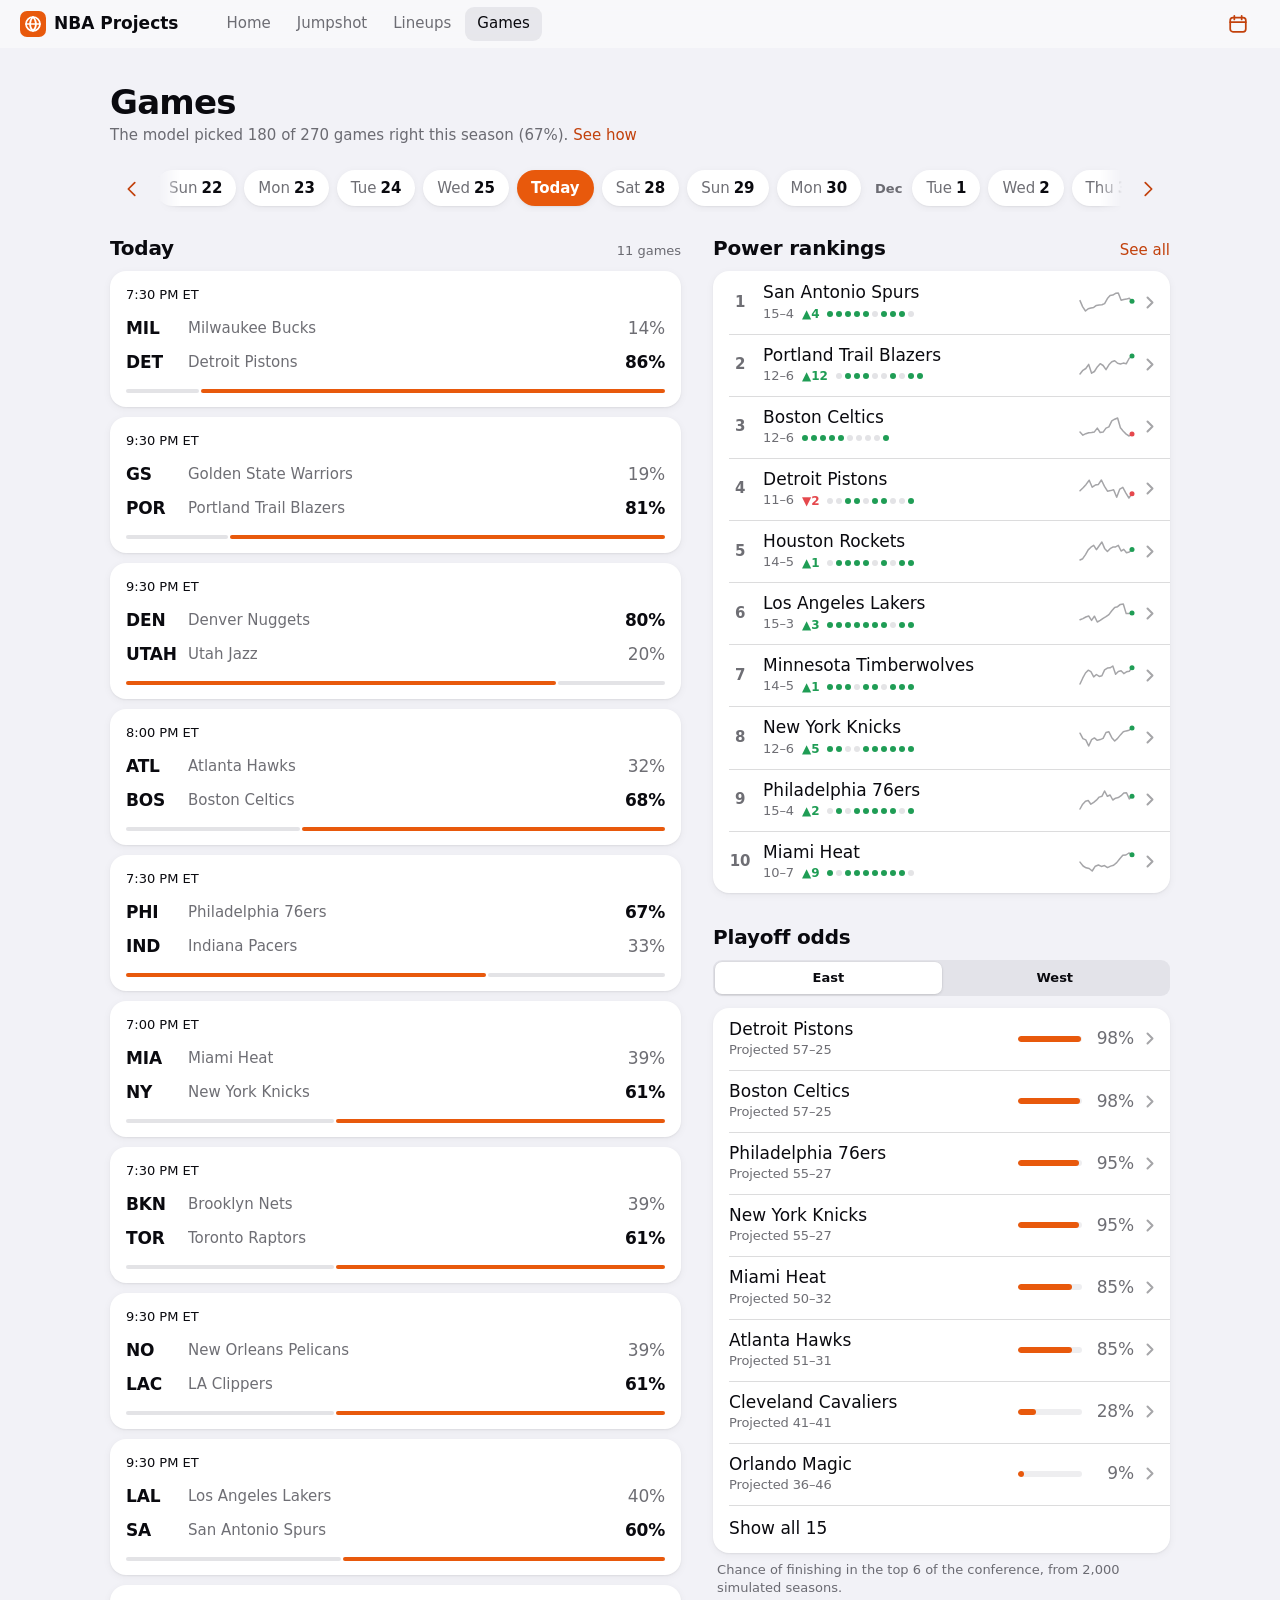
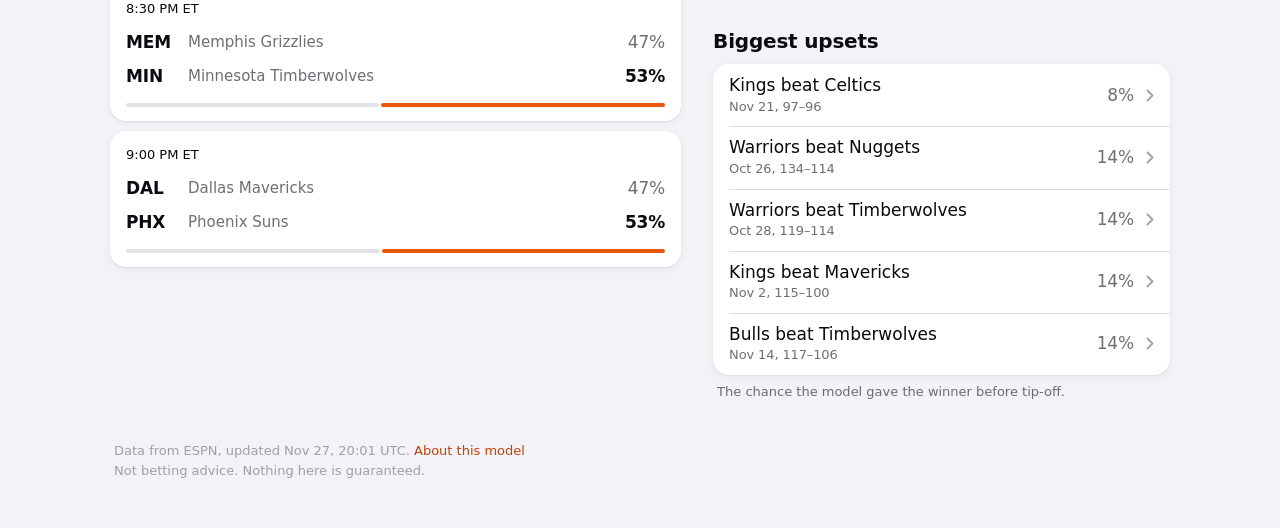
<file: site/predictor/index.html>
<!DOCTYPE html>
<html lang="en"><head><meta charset="utf-8">
<meta name="viewport" content="width=device-width, initial-scale=1, viewport-fit=cover">
<meta name="theme-color" content="#f9f9fb" media="(prefers-color-scheme: light)">
<meta name="theme-color" content="#161618" media="(prefers-color-scheme: dark)">
<meta name="color-scheme" content="light dark">
<meta name="apple-mobile-web-app-capable" content="yes">
<meta name="mobile-web-app-capable" content="yes">
<meta name="apple-mobile-web-app-status-bar-style" content="default">
<meta name="apple-mobile-web-app-title" content="NBA Projects">
<link rel="manifest" href="../manifest.webmanifest">
<link rel="apple-touch-icon" href="../icons/apple-touch-icon.png">
<link rel="icon" type="image/png" sizes="192x192" href="../icons/icon-192.png">
<title>Games — NBA Projects</title>
<meta name="description" content="Win chances for every NBA game, power rankings and playoff odds.">
<link rel="stylesheet" href="../assets/app.css">
<script src="../assets/app-shell.js" defer></script>
<style>
.summary{font:400 var(--t-sub)/1.4 var(--font);color:var(--label-2);margin:0}
.summary a{white-space:nowrap}
.linkbtn{appearance:none;border:0;background:none;padding:0;font:inherit;color:var(--brand-text);cursor:pointer}
.linkbtn:active{opacity:.6}
.section-h .linkbtn{min-height:44px;padding:0 8px;margin:-12px -8px}
html{scroll-padding:calc(var(--topbar-h) + var(--sat) + 8px) 0 calc(var(--tabbar-h) + var(--sab) + 8px)}

/* Date strip */
.strip{position:relative;margin:16px calc(-1 * var(--margin)) 0}
.days{display:flex;align-items:center;gap:8px;overflow-x:auto;scroll-snap-type:x proximity;padding:4px var(--margin) 6px;scrollbar-width:none;-webkit-overflow-scrolling:touch;overscroll-behavior-x:contain}
.days::-webkit-scrollbar{display:none}
.day{flex:none;appearance:none;border:0;height:36px;min-width:44px;padding:0 14px;border-radius:var(--r-pill);background:var(--surface);color:var(--label);box-shadow:var(--shadow-1);
  font:600 var(--t-sub)/1 var(--font);font-variant-numeric:tabular-nums;scroll-snap-align:center;cursor:pointer;user-select:none;transition:background-color 160ms var(--ease),color 160ms var(--ease),transform 100ms var(--ease)}
.day .wd{font-weight:400;color:var(--label-2);margin-right:4px}
.day.on{background:var(--brand);color:var(--on-brand)}
.day.on .wd{color:inherit;opacity:.85}
.day:active{transform:scale(.96)}
.mon{flex:none;font:600 var(--t-foot)/1 var(--font);color:var(--label-2);padding:0 2px 0 6px}
.strip .nav{display:none}
@media (min-width:900px){
  .strip{margin:20px 0 0;display:flex;align-items:center;gap:4px}
  .days{flex:1;padding:4px 2px 6px;-webkit-mask-image:linear-gradient(90deg,transparent,#000 24px,#000 calc(100% - 24px),transparent);mask-image:linear-gradient(90deg,transparent,#000 24px,#000 calc(100% - 24px),transparent);padding-left:24px;padding-right:24px}
  .strip .nav{display:grid}
  .strip .nav[disabled]{opacity:.3;pointer-events:none}
}
@media (hover:hover){.day:not(.on):hover{background:var(--surface-2)}}

/* Slate */
.slate-h{margin-top:24px}
.slate-h .meta{font:400 var(--t-foot)/1.2 var(--font);color:var(--label-2);white-space:nowrap}
.games{display:grid;grid-template-columns:minmax(0,1fr);gap:10px}
.game{display:block;width:100%;appearance:none;border:0;text-align:left;color:inherit;font:inherit;background:var(--surface);border-radius:var(--r-card);box-shadow:var(--shadow-1);
  padding:12px var(--s4) 14px;cursor:pointer;user-select:none;transition:transform 120ms var(--ease),background-color 120ms var(--ease)}
.game:active{transform:scale(.985);background:var(--surface-2)}
@media (hover:hover){.game:hover{background:var(--surface-2)}}
.g-top{display:flex;align-items:center;gap:8px;min-height:22px;margin-bottom:6px;font:400 var(--t-foot)/1 var(--font);color:var(--label-2)}
.g-top .clock{font-variant-numeric:tabular-nums;color:var(--label)}
.g-top .badge:last-child{margin-left:auto}
.g-team{display:flex;align-items:center;gap:10px;min-height:34px}
.g-ab{flex:none;width:52px;font:700 var(--t-body)/1 var(--font-display);letter-spacing:-.01em}
.g-nm{flex:1;min-width:0;font:400 var(--t-sub)/1.2 var(--font);color:var(--label-2);white-space:nowrap;overflow:hidden;text-overflow:ellipsis}
.g-pct{flex:none;min-width:44px;text-align:right;font:400 var(--t-sub)/1 var(--font);color:var(--label-2);font-variant-numeric:tabular-nums}
.g-pct.fav{color:var(--label);font-weight:600}
.g-pct.big{font-size:var(--t-body)}
.g-sc{flex:none;min-width:40px;text-align:right;font:600 var(--t-2)/1 var(--font-display);font-variant-numeric:tabular-nums;letter-spacing:-.01em}
.g-sc.lose{color:var(--label-2);font-weight:500}
.wbar{display:flex;gap:2px;height:4px;margin-top:10px}
.wbar i{display:block;height:100%;border-radius:2px;background:var(--fill-2);transition:flex-grow var(--dur) var(--ease)}
.wbar i.fav{background:var(--brand)}
.empty-day{background:var(--surface);border-radius:var(--r-card);box-shadow:var(--shadow-1)}

/* Lists */
.list .row .title.b,.value.strong,.strong{font-weight:600;color:var(--label)}
.rk-n{flex:none;width:22px;text-align:center;font:600 var(--t-sub)/1 var(--font);color:var(--label-2)}
.row .title{display:block}
.row .sub{display:flex;align-items:center;gap:8px}
.mv{font:600 var(--t-cap)/1 var(--font)}
.form{display:inline-flex;gap:3px}
.form i{width:6px;height:6px;border-radius:3px;background:var(--fill-2)}
.form i.w{background:var(--pos)}
svg.spark{flex:none;width:56px;height:24px;overflow:visible}
svg.spark polyline{fill:none;stroke:var(--label-3);stroke-width:1.5;stroke-linejoin:round;stroke-linecap:round}
svg.spark circle.pos{fill:var(--pos)} svg.spark circle.neg{fill:var(--neg)}
.row .meter{flex:none;width:64px}
.meter + .value{min-width:40px;text-align:right}
.odds .row.extra{display:none}
.odds.all .row.extra{display:flex}
.odds.all .show-all{display:none}
.show-all{color:var(--brand-text)}
.seg{margin-bottom:12px}
@media (min-width:900px){.side-col .seg{max-width:none}}

/* Desktop layout */
.main-cols{margin-top:0;grid-template-columns:minmax(0,1fr)}
.side-col > .section:first-child{margin-top:24px}
@media (min-width:900px){
  .main-cols{grid-template-columns:minmax(0,1.25fr) minmax(0,1fr);gap:32px;align-items:start}
}

/* Sheet internals */
.sheet[inert]{visibility:hidden;transition:transform 320ms var(--ease),visibility 0s 320ms}
@media (min-width:900px){.sheet[inert]{transition:opacity var(--dur) var(--ease),transform var(--dur) var(--ease),visibility 0s var(--dur)}}
.sh-bar{position:sticky;top:-8px;z-index:2;display:flex;align-items:center;min-height:44px;margin:-8px calc(-1 * var(--margin)) 0;padding:8px calc(var(--margin) - 8px) 0;background:var(--surface)}
.sh-bar .grabber{position:absolute;left:50%;top:6px;translate:-50% 0;margin:0}
.sh-bar .done{margin-left:auto;font-weight:600}
.sh-bar [hidden]{display:none}
.sh-bar .btn.plain{height:44px}
.sheet .lead{font:400 var(--t-sub)/1.45 var(--font);color:var(--label-2);margin:0 0 8px}
.sheet .body-s{font:400 var(--t-sub)/1.45 var(--font);color:var(--label-2);margin:0 0 10px}
.sheet .sub-h{font:600 var(--t-body)/1.3 var(--font);margin:28px 0 8px}
.sheet .list{background:var(--surface-2);box-shadow:none}
.sheet .list .row + .row::before{background:var(--separator)}
.sheet a.row:active,.sheet button.row:active{background:var(--surface-3)}
.sheet svg.chart{margin:4px 0 0}
.chart text{font-size:12px}
.chart .lab-main{fill:var(--brand-text);font-weight:600}
@media (min-width:900px){.sheet svg.chart{max-width:420px}}
.tbl-wrap{overflow-x:auto;margin:0 calc(-1 * var(--margin));padding:0 var(--margin)}
.tbl-wrap .table{min-width:340px;font-size:var(--t-foot)}
.tbl-wrap .table th,.tbl-wrap .table td{padding:10px 6px}
.tbl-wrap .table th:first-child,.tbl-wrap .table td:first-child{padding-left:0}
.tbl-wrap .table tr.b td{font-weight:600}
.sheet h3 small{display:block;font:400 var(--t-sub)/1.3 var(--font);color:var(--label-2);margin-top:4px}
.sheet .stats{margin:16px 0 4px}
.sheet .stats.three{grid-template-columns:repeat(3,1fr)}
.sheet .stat .v{font-size:var(--t-1)}
.matchup{display:flex;align-items:flex-end;justify-content:space-between;gap:16px;margin:16px 0 0}
.matchup .side{min-width:0}
.matchup .side.r{text-align:right}
.matchup .v{font:600 var(--t-large)/1 var(--font-display);letter-spacing:-.02em;font-variant-numeric:tabular-nums}
.matchup .side:not(.fav) .v{color:var(--label-2);font-weight:500}
.matchup .c{font:400 var(--t-foot)/1.3 var(--font);color:var(--label-2);margin-top:6px}
.sheet .wbar{height:6px;margin:12px 0 4px}
.why .row{align-items:flex-start}
.why .title{white-space:normal}
.rng{margin-top:4px}
.date-sheet .field{margin:4px 0 16px}
</style>
</head>
<body data-app="predictor" data-title="Games" data-depth="../">

<template id="top-actions"><button type="button" class="icon-btn" data-act="dates" aria-label="Choose a date"><svg viewBox="0 0 24 24" aria-hidden="true"><rect x="3.5" y="5" width="17" height="15.5" rx="3"/><path d="M3.5 10h17M8 3v4M16 3v4"/></svg></button></template>
<main class="page wide">
  <h1 class="large-title">Games</h1>
  <p class="summary">The model picked 180 of 270 games right this season (67%). <button type="button" class="linkbtn" data-act="about">See how</button></p>

  <div class="strip">
    <button type="button" class="icon-btn nav" id="day-prev" data-act="prev" aria-label="Previous day"><svg viewBox="0 0 24 24" aria-hidden="true"><path d="M15 5l-7 7 7 7"/></svg></button>
    <div class="days" id="days" role="tablist" aria-label="Game days"></div>
    <button type="button" class="icon-btn nav" id="day-next" data-act="next" aria-label="Next day"><svg viewBox="0 0 24 24" aria-hidden="true"><path d="M9 5l7 7-7 7"/></svg></button>
  </div>

  <div class="cols main-cols">
    <section aria-labelledby="slate-title">
      <div class="section-h slate-h"><h2 id="slate-title">Today</h2><span class="meta" id="slate-meta" aria-live="polite"></span></div>
      <div class="games" id="slate"></div>
    </section>

    <div class="side-col">
      <section class="section" aria-labelledby="rk-h">
        <div class="section-h"><h2 id="rk-h">Power rankings</h2><button type="button" class="linkbtn more" data-act="rankings">See all</button></div>
        <div class="list"><button type="button" class="row rk" data-team="SA"><span class="rk-n num">1</span><span class="grow"><span class="title">San Antonio Spurs</span><span class="sub"><span class="num">15&ndash;4</span><span class="mv pos" aria-label="up 4">&#9650;4</span><span class="form" role="img" aria-label="Last 10: 8 wins, 2 losses"><i class="w"></i><i class="w"></i><i class="w"></i><i class="w"></i><i class="w"></i><i class="l"></i><i class="w"></i><i class="w"></i><i class="w"></i><i class="l"></i></span></span></span><svg class="spark" viewBox="0 0 56 24" aria-hidden="true"><polyline points="2.0,10.6 4.7,16.9 7.5,21.0 10.2,18.7 12.9,18.0 15.7,17.4 18.4,15.4 21.2,14.9 23.9,14.7 26.6,13.6 29.4,8.6 32.1,5.6 34.8,5.1 37.6,3.3 40.3,3.0 43.1,10.3 45.8,9.6 48.5,9.1 51.3,8.3 54.0,11.3"/><circle cx="54.0" cy="11.3" r="2.5" class="pos"/></svg><svg class="chev" viewBox="0 0 8 13" aria-hidden="true"><path d="M1.5 1.5 6.5 6.5 1.5 11.5" fill="none" stroke="currentColor" stroke-width="2" stroke-linecap="round" stroke-linejoin="round"/></svg></button><button type="button" class="row rk" data-team="POR"><span class="rk-n num">2</span><span class="grow"><span class="title">Portland Trail Blazers</span><span class="sub"><span class="num">12&ndash;6</span><span class="mv pos" aria-label="up 12">&#9650;12</span><span class="form" role="img" aria-label="Last 10: 6 wins, 4 losses"><i class="l"></i><i class="w"></i><i class="w"></i><i class="w"></i><i class="l"></i><i class="l"></i><i class="w"></i><i class="l"></i><i class="w"></i><i class="w"></i></span></span></span><svg class="spark" viewBox="0 0 56 24" aria-hidden="true"><polyline points="2.0,21.0 4.9,17.3 7.8,15.5 10.7,11.4 13.6,20.2 16.4,18.5 19.3,13.9 22.2,10.7 25.1,12.5 28.0,16.6 30.9,11.8 33.8,8.8 36.7,7.7 39.6,10.3 42.4,11.0 45.3,10.1 48.2,10.8 51.1,5.5 54.0,3.0"/><circle cx="54.0" cy="3.0" r="2.5" class="pos"/></svg><svg class="chev" viewBox="0 0 8 13" aria-hidden="true"><path d="M1.5 1.5 6.5 6.5 1.5 11.5" fill="none" stroke="currentColor" stroke-width="2" stroke-linecap="round" stroke-linejoin="round"/></svg></button><button type="button" class="row rk" data-team="BOS"><span class="rk-n num">3</span><span class="grow"><span class="title">Boston Celtics</span><span class="sub"><span class="num">12&ndash;6</span><span class="form" role="img" aria-label="Last 10: 6 wins, 4 losses"><i class="w"></i><i class="w"></i><i class="w"></i><i class="w"></i><i class="w"></i><i class="l"></i><i class="l"></i><i class="l"></i><i class="l"></i><i class="w"></i></span></span></span><svg class="spark" viewBox="0 0 56 24" aria-hidden="true"><polyline points="2.0,17.1 4.9,20.2 7.8,18.7 10.7,17.7 13.6,17.5 16.4,16.9 19.3,13.1 22.2,17.5 25.1,17.1 28.0,13.1 30.9,11.9 33.8,5.9 36.7,4.2 39.6,3.0 42.4,12.7 45.3,16.2 48.2,19.1 51.1,21.0 54.0,18.9"/><circle cx="54.0" cy="18.9" r="2.5" class="neg"/></svg><svg class="chev" viewBox="0 0 8 13" aria-hidden="true"><path d="M1.5 1.5 6.5 6.5 1.5 11.5" fill="none" stroke="currentColor" stroke-width="2" stroke-linecap="round" stroke-linejoin="round"/></svg></button><button type="button" class="row rk" data-team="DET"><span class="rk-n num">4</span><span class="grow"><span class="title">Detroit Pistons</span><span class="sub"><span class="num">11&ndash;6</span><span class="mv neg" aria-label="down 2">&#9660;2</span><span class="form" role="img" aria-label="Last 10: 5 wins, 5 losses"><i class="l"></i><i class="l"></i><i class="w"></i><i class="w"></i><i class="l"></i><i class="w"></i><i class="w"></i><i class="l"></i><i class="l"></i><i class="w"></i></span></span></span><svg class="spark" viewBox="0 0 56 24" aria-hidden="true"><polyline points="2.0,13.8 5.1,10.8 8.1,7.4 11.2,3.2 14.2,10.2 17.3,8.1 20.4,7.4 23.4,3.0 26.5,9.3 29.5,14.2 32.6,13.6 35.6,12.7 38.7,20.2 41.8,12.1 44.8,10.4 47.9,16.1 50.9,21.0 54.0,16.8"/><circle cx="54.0" cy="16.8" r="2.5" class="neg"/></svg><svg class="chev" viewBox="0 0 8 13" aria-hidden="true"><path d="M1.5 1.5 6.5 6.5 1.5 11.5" fill="none" stroke="currentColor" stroke-width="2" stroke-linecap="round" stroke-linejoin="round"/></svg></button><button type="button" class="row rk" data-team="HOU"><span class="rk-n num">5</span><span class="grow"><span class="title">Houston Rockets</span><span class="sub"><span class="num">14&ndash;5</span><span class="mv pos" aria-label="up 1">&#9650;1</span><span class="form" role="img" aria-label="Last 10: 7 wins, 3 losses"><i class="l"></i><i class="w"></i><i class="w"></i><i class="w"></i><i class="w"></i><i class="l"></i><i class="w"></i><i class="l"></i><i class="w"></i><i class="w"></i></span></span></span><svg class="spark" viewBox="0 0 56 24" aria-hidden="true"><polyline points="2.0,21.0 4.7,19.7 7.5,15.6 10.2,10.9 12.9,8.2 15.7,6.4 18.4,10.7 21.2,6.8 23.9,3.0 26.6,9.4 29.4,12.5 32.1,9.7 34.8,8.1 37.6,7.9 40.3,6.4 43.1,12.0 45.8,10.4 48.5,13.8 51.3,13.0 54.0,10.5"/><circle cx="54.0" cy="10.5" r="2.5" class="pos"/></svg><svg class="chev" viewBox="0 0 8 13" aria-hidden="true"><path d="M1.5 1.5 6.5 6.5 1.5 11.5" fill="none" stroke="currentColor" stroke-width="2" stroke-linecap="round" stroke-linejoin="round"/></svg></button><button type="button" class="row rk" data-team="LAL"><span class="rk-n num">6</span><span class="grow"><span class="title">Los Angeles Lakers</span><span class="sub"><span class="num">15&ndash;3</span><span class="mv pos" aria-label="up 3">&#9650;3</span><span class="form" role="img" aria-label="Last 10: 9 wins, 1 losses"><i class="w"></i><i class="w"></i><i class="w"></i><i class="w"></i><i class="w"></i><i class="w"></i><i class="w"></i><i class="l"></i><i class="w"></i><i class="w"></i></span></span></span><svg class="spark" viewBox="0 0 56 24" aria-hidden="true"><polyline points="2.0,18.8 4.9,17.6 7.8,16.0 10.7,15.0 13.6,19.4 16.4,15.2 19.3,21.0 22.2,19.4 25.1,17.3 28.0,15.7 30.9,13.6 33.8,9.8 36.7,6.4 39.6,5.7 42.4,3.4 45.3,3.0 48.2,12.6 51.1,12.4 54.0,12.0"/><circle cx="54.0" cy="12.0" r="2.5" class="pos"/></svg><svg class="chev" viewBox="0 0 8 13" aria-hidden="true"><path d="M1.5 1.5 6.5 6.5 1.5 11.5" fill="none" stroke="currentColor" stroke-width="2" stroke-linecap="round" stroke-linejoin="round"/></svg></button><button type="button" class="row rk" data-team="MIN"><span class="rk-n num">7</span><span class="grow"><span class="title">Minnesota Timberwolves</span><span class="sub"><span class="num">14&ndash;5</span><span class="mv pos" aria-label="up 1">&#9650;1</span><span class="form" role="img" aria-label="Last 10: 8 wins, 2 losses"><i class="w"></i><i class="w"></i><i class="w"></i><i class="l"></i><i class="w"></i><i class="w"></i><i class="l"></i><i class="w"></i><i class="w"></i><i class="w"></i></span></span></span><svg class="spark" viewBox="0 0 56 24" aria-hidden="true"><polyline points="2.0,21.0 4.7,15.2 7.5,10.0 10.2,7.2 12.9,8.7 15.7,13.9 18.4,11.5 21.2,13.4 23.9,12.8 26.6,6.9 29.4,5.1 32.1,4.8 34.8,3.0 37.6,11.3 40.3,8.5 43.1,7.8 45.8,10.6 48.5,8.8 51.3,8.2 54.0,4.8"/><circle cx="54.0" cy="4.8" r="2.5" class="pos"/></svg><svg class="chev" viewBox="0 0 8 13" aria-hidden="true"><path d="M1.5 1.5 6.5 6.5 1.5 11.5" fill="none" stroke="currentColor" stroke-width="2" stroke-linecap="round" stroke-linejoin="round"/></svg></button><button type="button" class="row rk" data-team="NY"><span class="rk-n num">8</span><span class="grow"><span class="title">New York Knicks</span><span class="sub"><span class="num">12&ndash;6</span><span class="mv pos" aria-label="up 5">&#9650;5</span><span class="form" role="img" aria-label="Last 10: 8 wins, 2 losses"><i class="w"></i><i class="w"></i><i class="l"></i><i class="l"></i><i class="w"></i><i class="w"></i><i class="w"></i><i class="w"></i><i class="w"></i><i class="w"></i></span></span></span><svg class="spark" viewBox="0 0 56 24" aria-hidden="true"><polyline points="2.0,8.2 4.9,13.6 7.8,14.9 10.7,21.0 13.6,14.6 16.4,12.9 19.3,15.3 22.2,14.6 25.1,13.4 28.0,7.5 30.9,6.8 33.8,12.7 36.7,16.0 39.6,13.4 42.4,9.9 45.3,6.8 48.2,5.9 51.1,5.2 54.0,3.0"/><circle cx="54.0" cy="3.0" r="2.5" class="pos"/></svg><svg class="chev" viewBox="0 0 8 13" aria-hidden="true"><path d="M1.5 1.5 6.5 6.5 1.5 11.5" fill="none" stroke="currentColor" stroke-width="2" stroke-linecap="round" stroke-linejoin="round"/></svg></button><button type="button" class="row rk" data-team="PHI"><span class="rk-n num">9</span><span class="grow"><span class="title">Philadelphia 76ers</span><span class="sub"><span class="num">15&ndash;4</span><span class="mv pos" aria-label="up 2">&#9650;2</span><span class="form" role="img" aria-label="Last 10: 7 wins, 3 losses"><i class="l"></i><i class="w"></i><i class="l"></i><i class="w"></i><i class="w"></i><i class="w"></i><i class="w"></i><i class="w"></i><i class="l"></i><i class="w"></i></span></span></span><svg class="spark" viewBox="0 0 56 24" aria-hidden="true"><polyline points="2.0,21.0 4.7,16.2 7.5,13.3 10.2,12.5 12.9,16.2 15.7,14.4 18.4,12.2 21.2,9.1 23.9,8.3 26.6,3.0 29.4,8.3 32.1,7.0 34.8,12.0 37.6,10.2 40.3,9.6 43.1,7.7 45.8,4.9 48.5,4.8 51.3,10.9 54.0,8.3"/><circle cx="54.0" cy="8.3" r="2.5" class="pos"/></svg><svg class="chev" viewBox="0 0 8 13" aria-hidden="true"><path d="M1.5 1.5 6.5 6.5 1.5 11.5" fill="none" stroke="currentColor" stroke-width="2" stroke-linecap="round" stroke-linejoin="round"/></svg></button><button type="button" class="row rk" data-team="MIA"><span class="rk-n num">10</span><span class="grow"><span class="title">Miami Heat</span><span class="sub"><span class="num">10&ndash;7</span><span class="mv pos" aria-label="up 9">&#9650;9</span><span class="form" role="img" aria-label="Last 10: 8 wins, 2 losses"><i class="w"></i><i class="l"></i><i class="w"></i><i class="w"></i><i class="w"></i><i class="w"></i><i class="w"></i><i class="w"></i><i class="w"></i><i class="l"></i></span></span></span><svg class="spark" viewBox="0 0 56 24" aria-hidden="true"><polyline points="2.0,12.1 5.1,16.0 8.1,17.8 11.2,18.5 14.2,21.0 17.3,16.2 20.4,15.0 23.4,16.4 26.5,15.6 29.5,17.6 32.6,16.1 35.6,15.2 38.7,12.6 41.8,8.7 44.8,5.3 47.9,5.0 50.9,3.0 54.0,4.7"/><circle cx="54.0" cy="4.7" r="2.5" class="pos"/></svg><svg class="chev" viewBox="0 0 8 13" aria-hidden="true"><path d="M1.5 1.5 6.5 6.5 1.5 11.5" fill="none" stroke="currentColor" stroke-width="2" stroke-linecap="round" stroke-linejoin="round"/></svg></button></div>
      </section>

      <section class="section" aria-labelledby="po-h">
        <div class="section-h"><h2 id="po-h">Playoff odds</h2></div>
        <div class="seg" role="tablist" aria-label="Conference"><button type="button" role="tab" data-act="conf" data-conf="East" class="on" aria-selected="true">East</button><button type="button" role="tab" data-act="conf" data-conf="West" class="" aria-selected="false">West</button></div>
        <div class="list odds" data-conf="East"><button type="button" class="row po" data-team="DET"><span class="grow"><span class="title">Detroit Pistons</span><span class="sub num">Projected 57&ndash;25</span></span><span class="meter" aria-hidden="true"><i style="width:98.0%"></i></span><span class="value num">98%</span><svg class="chev" viewBox="0 0 8 13" aria-hidden="true"><path d="M1.5 1.5 6.5 6.5 1.5 11.5" fill="none" stroke="currentColor" stroke-width="2" stroke-linecap="round" stroke-linejoin="round"/></svg></button><button type="button" class="row po" data-team="BOS"><span class="grow"><span class="title">Boston Celtics</span><span class="sub num">Projected 57&ndash;25</span></span><span class="meter" aria-hidden="true"><i style="width:97.5%"></i></span><span class="value num">98%</span><svg class="chev" viewBox="0 0 8 13" aria-hidden="true"><path d="M1.5 1.5 6.5 6.5 1.5 11.5" fill="none" stroke="currentColor" stroke-width="2" stroke-linecap="round" stroke-linejoin="round"/></svg></button><button type="button" class="row po" data-team="PHI"><span class="grow"><span class="title">Philadelphia 76ers</span><span class="sub num">Projected 55&ndash;27</span></span><span class="meter" aria-hidden="true"><i style="width:95.3%"></i></span><span class="value num">95%</span><svg class="chev" viewBox="0 0 8 13" aria-hidden="true"><path d="M1.5 1.5 6.5 6.5 1.5 11.5" fill="none" stroke="currentColor" stroke-width="2" stroke-linecap="round" stroke-linejoin="round"/></svg></button><button type="button" class="row po" data-team="NY"><span class="grow"><span class="title">New York Knicks</span><span class="sub num">Projected 55&ndash;27</span></span><span class="meter" aria-hidden="true"><i style="width:95.0%"></i></span><span class="value num">95%</span><svg class="chev" viewBox="0 0 8 13" aria-hidden="true"><path d="M1.5 1.5 6.5 6.5 1.5 11.5" fill="none" stroke="currentColor" stroke-width="2" stroke-linecap="round" stroke-linejoin="round"/></svg></button><button type="button" class="row po" data-team="MIA"><span class="grow"><span class="title">Miami Heat</span><span class="sub num">Projected 50&ndash;32</span></span><span class="meter" aria-hidden="true"><i style="width:85.0%"></i></span><span class="value num">85%</span><svg class="chev" viewBox="0 0 8 13" aria-hidden="true"><path d="M1.5 1.5 6.5 6.5 1.5 11.5" fill="none" stroke="currentColor" stroke-width="2" stroke-linecap="round" stroke-linejoin="round"/></svg></button><button type="button" class="row po" data-team="ATL"><span class="grow"><span class="title">Atlanta Hawks</span><span class="sub num">Projected 51&ndash;31</span></span><span class="meter" aria-hidden="true"><i style="width:84.8%"></i></span><span class="value num">85%</span><svg class="chev" viewBox="0 0 8 13" aria-hidden="true"><path d="M1.5 1.5 6.5 6.5 1.5 11.5" fill="none" stroke="currentColor" stroke-width="2" stroke-linecap="round" stroke-linejoin="round"/></svg></button><button type="button" class="row po" data-team="CLE"><span class="grow"><span class="title">Cleveland Cavaliers</span><span class="sub num">Projected 41&ndash;41</span></span><span class="meter" aria-hidden="true"><i style="width:27.8%"></i></span><span class="value num">28%</span><svg class="chev" viewBox="0 0 8 13" aria-hidden="true"><path d="M1.5 1.5 6.5 6.5 1.5 11.5" fill="none" stroke="currentColor" stroke-width="2" stroke-linecap="round" stroke-linejoin="round"/></svg></button><button type="button" class="row po" data-team="ORL"><span class="grow"><span class="title">Orlando Magic</span><span class="sub num">Projected 36&ndash;46</span></span><span class="meter" aria-hidden="true"><i style="width:9.4%"></i></span><span class="value num">9%</span><svg class="chev" viewBox="0 0 8 13" aria-hidden="true"><path d="M1.5 1.5 6.5 6.5 1.5 11.5" fill="none" stroke="currentColor" stroke-width="2" stroke-linecap="round" stroke-linejoin="round"/></svg></button><button type="button" class="row po extra" data-team="CHI"><span class="grow"><span class="title">Chicago Bulls</span><span class="sub num">Projected 33&ndash;49</span></span><span class="meter" aria-hidden="true"><i style="width:3.8%"></i></span><span class="value num">4%</span><svg class="chev" viewBox="0 0 8 13" aria-hidden="true"><path d="M1.5 1.5 6.5 6.5 1.5 11.5" fill="none" stroke="currentColor" stroke-width="2" stroke-linecap="round" stroke-linejoin="round"/></svg></button><button type="button" class="row po extra" data-team="TOR"><span class="grow"><span class="title">Toronto Raptors</span><span class="sub num">Projected 30&ndash;52</span></span><span class="meter" aria-hidden="true"><i style="width:1.7%"></i></span><span class="value num">2%</span><svg class="chev" viewBox="0 0 8 13" aria-hidden="true"><path d="M1.5 1.5 6.5 6.5 1.5 11.5" fill="none" stroke="currentColor" stroke-width="2" stroke-linecap="round" stroke-linejoin="round"/></svg></button><button type="button" class="row po extra" data-team="CHA"><span class="grow"><span class="title">Charlotte Hornets</span><span class="sub num">Projected 28&ndash;54</span></span><span class="meter" aria-hidden="true"><i style="width:0.7%"></i></span><span class="value num">1%</span><svg class="chev" viewBox="0 0 8 13" aria-hidden="true"><path d="M1.5 1.5 6.5 6.5 1.5 11.5" fill="none" stroke="currentColor" stroke-width="2" stroke-linecap="round" stroke-linejoin="round"/></svg></button><button type="button" class="row po extra" data-team="WSH"><span class="grow"><span class="title">Washington Wizards</span><span class="sub num">Projected 28&ndash;54</span></span><span class="meter" aria-hidden="true"><i style="width:0.6%"></i></span><span class="value num">1%</span><svg class="chev" viewBox="0 0 8 13" aria-hidden="true"><path d="M1.5 1.5 6.5 6.5 1.5 11.5" fill="none" stroke="currentColor" stroke-width="2" stroke-linecap="round" stroke-linejoin="round"/></svg></button><button type="button" class="row po extra" data-team="IND"><span class="grow"><span class="title">Indiana Pacers</span><span class="sub num">Projected 27&ndash;55</span></span><span class="meter" aria-hidden="true"><i style="width:0.4%"></i></span><span class="value num"><1%</span><svg class="chev" viewBox="0 0 8 13" aria-hidden="true"><path d="M1.5 1.5 6.5 6.5 1.5 11.5" fill="none" stroke="currentColor" stroke-width="2" stroke-linecap="round" stroke-linejoin="round"/></svg></button><button type="button" class="row po extra" data-team="BKN"><span class="grow"><span class="title">Brooklyn Nets</span><span class="sub num">Projected 21&ndash;61</span></span><span class="meter" aria-hidden="true"><i style="width:0.1%"></i></span><span class="value num"><1%</span><svg class="chev" viewBox="0 0 8 13" aria-hidden="true"><path d="M1.5 1.5 6.5 6.5 1.5 11.5" fill="none" stroke="currentColor" stroke-width="2" stroke-linecap="round" stroke-linejoin="round"/></svg></button><button type="button" class="row po extra" data-team="MIL"><span class="grow"><span class="title">Milwaukee Bucks</span><span class="sub num">Projected 16&ndash;66</span></span><span class="meter" aria-hidden="true"><i style="width:0.0%"></i></span><span class="value num"><1%</span><svg class="chev" viewBox="0 0 8 13" aria-hidden="true"><path d="M1.5 1.5 6.5 6.5 1.5 11.5" fill="none" stroke="currentColor" stroke-width="2" stroke-linecap="round" stroke-linejoin="round"/></svg></button><button type="button" class="row show-all" data-act="show-all"><span class="grow">Show all 15</span></button></div><div class="list odds" data-conf="West" hidden><button type="button" class="row po" data-team="SA"><span class="grow"><span class="title">San Antonio Spurs</span><span class="sub num">Projected 61&ndash;21</span></span><span class="meter" aria-hidden="true"><i style="width:96.9%"></i></span><span class="value num">97%</span><svg class="chev" viewBox="0 0 8 13" aria-hidden="true"><path d="M1.5 1.5 6.5 6.5 1.5 11.5" fill="none" stroke="currentColor" stroke-width="2" stroke-linecap="round" stroke-linejoin="round"/></svg></button><button type="button" class="row po" data-team="POR"><span class="grow"><span class="title">Portland Trail Blazers</span><span class="sub num">Projected 58&ndash;24</span></span><span class="meter" aria-hidden="true"><i style="width:91.0%"></i></span><span class="value num">91%</span><svg class="chev" viewBox="0 0 8 13" aria-hidden="true"><path d="M1.5 1.5 6.5 6.5 1.5 11.5" fill="none" stroke="currentColor" stroke-width="2" stroke-linecap="round" stroke-linejoin="round"/></svg></button><button type="button" class="row po" data-team="HOU"><span class="grow"><span class="title">Houston Rockets</span><span class="sub num">Projected 57&ndash;25</span></span><span class="meter" aria-hidden="true"><i style="width:88.4%"></i></span><span class="value num">88%</span><svg class="chev" viewBox="0 0 8 13" aria-hidden="true"><path d="M1.5 1.5 6.5 6.5 1.5 11.5" fill="none" stroke="currentColor" stroke-width="2" stroke-linecap="round" stroke-linejoin="round"/></svg></button><button type="button" class="row po" data-team="LAL"><span class="grow"><span class="title">Los Angeles Lakers</span><span class="sub num">Projected 57&ndash;25</span></span><span class="meter" aria-hidden="true"><i style="width:87.5%"></i></span><span class="value num">88%</span><svg class="chev" viewBox="0 0 8 13" aria-hidden="true"><path d="M1.5 1.5 6.5 6.5 1.5 11.5" fill="none" stroke="currentColor" stroke-width="2" stroke-linecap="round" stroke-linejoin="round"/></svg></button><button type="button" class="row po" data-team="MIN"><span class="grow"><span class="title">Minnesota Timberwolves</span><span class="sub num">Projected 55&ndash;27</span></span><span class="meter" aria-hidden="true"><i style="width:78.8%"></i></span><span class="value num">79%</span><svg class="chev" viewBox="0 0 8 13" aria-hidden="true"><path d="M1.5 1.5 6.5 6.5 1.5 11.5" fill="none" stroke="currentColor" stroke-width="2" stroke-linecap="round" stroke-linejoin="round"/></svg></button><button type="button" class="row po" data-team="DEN"><span class="grow"><span class="title">Denver Nuggets</span><span class="sub num">Projected 49&ndash;33</span></span><span class="meter" aria-hidden="true"><i style="width:45.4%"></i></span><span class="value num">45%</span><svg class="chev" viewBox="0 0 8 13" aria-hidden="true"><path d="M1.5 1.5 6.5 6.5 1.5 11.5" fill="none" stroke="currentColor" stroke-width="2" stroke-linecap="round" stroke-linejoin="round"/></svg></button><button type="button" class="row po" data-team="PHX"><span class="grow"><span class="title">Phoenix Suns</span><span class="sub num">Projected 47&ndash;35</span></span><span class="meter" aria-hidden="true"><i style="width:31.1%"></i></span><span class="value num">31%</span><svg class="chev" viewBox="0 0 8 13" aria-hidden="true"><path d="M1.5 1.5 6.5 6.5 1.5 11.5" fill="none" stroke="currentColor" stroke-width="2" stroke-linecap="round" stroke-linejoin="round"/></svg></button><button type="button" class="row po" data-team="MEM"><span class="grow"><span class="title">Memphis Grizzlies</span><span class="sub num">Projected 46&ndash;36</span></span><span class="meter" aria-hidden="true"><i style="width:28.8%"></i></span><span class="value num">29%</span><svg class="chev" viewBox="0 0 8 13" aria-hidden="true"><path d="M1.5 1.5 6.5 6.5 1.5 11.5" fill="none" stroke="currentColor" stroke-width="2" stroke-linecap="round" stroke-linejoin="round"/></svg></button><button type="button" class="row po extra" data-team="OKC"><span class="grow"><span class="title">Oklahoma City Thunder</span><span class="sub num">Projected 45&ndash;37</span></span><span class="meter" aria-hidden="true"><i style="width:23.3%"></i></span><span class="value num">23%</span><svg class="chev" viewBox="0 0 8 13" aria-hidden="true"><path d="M1.5 1.5 6.5 6.5 1.5 11.5" fill="none" stroke="currentColor" stroke-width="2" stroke-linecap="round" stroke-linejoin="round"/></svg></button><button type="button" class="row po extra" data-team="DAL"><span class="grow"><span class="title">Dallas Mavericks</span><span class="sub num">Projected 45&ndash;37</span></span><span class="meter" aria-hidden="true"><i style="width:23.3%"></i></span><span class="value num">23%</span><svg class="chev" viewBox="0 0 8 13" aria-hidden="true"><path d="M1.5 1.5 6.5 6.5 1.5 11.5" fill="none" stroke="currentColor" stroke-width="2" stroke-linecap="round" stroke-linejoin="round"/></svg></button><button type="button" class="row po extra" data-team="GS"><span class="grow"><span class="title">Golden State Warriors</span><span class="sub num">Projected 39&ndash;43</span></span><span class="meter" aria-hidden="true"><i style="width:5.4%"></i></span><span class="value num">5%</span><svg class="chev" viewBox="0 0 8 13" aria-hidden="true"><path d="M1.5 1.5 6.5 6.5 1.5 11.5" fill="none" stroke="currentColor" stroke-width="2" stroke-linecap="round" stroke-linejoin="round"/></svg></button><button type="button" class="row po extra" data-team="LAC"><span class="grow"><span class="title">LA Clippers</span><span class="sub num">Projected 25&ndash;57</span></span><span class="meter" aria-hidden="true"><i style="width:0.1%"></i></span><span class="value num"><1%</span><svg class="chev" viewBox="0 0 8 13" aria-hidden="true"><path d="M1.5 1.5 6.5 6.5 1.5 11.5" fill="none" stroke="currentColor" stroke-width="2" stroke-linecap="round" stroke-linejoin="round"/></svg></button><button type="button" class="row po extra" data-team="NO"><span class="grow"><span class="title">New Orleans Pelicans</span><span class="sub num">Projected 22&ndash;60</span></span><span class="meter" aria-hidden="true"><i style="width:0.0%"></i></span><span class="value num"><1%</span><svg class="chev" viewBox="0 0 8 13" aria-hidden="true"><path d="M1.5 1.5 6.5 6.5 1.5 11.5" fill="none" stroke="currentColor" stroke-width="2" stroke-linecap="round" stroke-linejoin="round"/></svg></button><button type="button" class="row po extra" data-team="UTAH"><span class="grow"><span class="title">Utah Jazz</span><span class="sub num">Projected 20&ndash;62</span></span><span class="meter" aria-hidden="true"><i style="width:0.0%"></i></span><span class="value num"><1%</span><svg class="chev" viewBox="0 0 8 13" aria-hidden="true"><path d="M1.5 1.5 6.5 6.5 1.5 11.5" fill="none" stroke="currentColor" stroke-width="2" stroke-linecap="round" stroke-linejoin="round"/></svg></button><button type="button" class="row po extra" data-team="SAC"><span class="grow"><span class="title">Sacramento Kings</span><span class="sub num">Projected 17&ndash;65</span></span><span class="meter" aria-hidden="true"><i style="width:0.0%"></i></span><span class="value num"><1%</span><svg class="chev" viewBox="0 0 8 13" aria-hidden="true"><path d="M1.5 1.5 6.5 6.5 1.5 11.5" fill="none" stroke="currentColor" stroke-width="2" stroke-linecap="round" stroke-linejoin="round"/></svg></button><button type="button" class="row show-all" data-act="show-all"><span class="grow">Show all 15</span></button></div>
        <p class="section-foot">Chance of finishing in the top 6 of the conference, from 2,000 simulated seasons.</p>
      </section>

      <section class="section" aria-labelledby="up-h">
        <div class="section-h"><h2 id="up-h">Biggest upsets</h2></div>
        <div class="list"><button type="button" class="row" data-game="2026-11-21|SAC|BOS"><span class="grow"><span class="title">Kings beat Celtics</span><span class="sub num">Nov 21, 97&ndash;96</span></span><span class="value num">8%</span><svg class="chev" viewBox="0 0 8 13" aria-hidden="true"><path d="M1.5 1.5 6.5 6.5 1.5 11.5" fill="none" stroke="currentColor" stroke-width="2" stroke-linecap="round" stroke-linejoin="round"/></svg></button><button type="button" class="row" data-game="2026-10-26|GS|DEN"><span class="grow"><span class="title">Warriors beat Nuggets</span><span class="sub num">Oct 26, 134&ndash;114</span></span><span class="value num">14%</span><svg class="chev" viewBox="0 0 8 13" aria-hidden="true"><path d="M1.5 1.5 6.5 6.5 1.5 11.5" fill="none" stroke="currentColor" stroke-width="2" stroke-linecap="round" stroke-linejoin="round"/></svg></button><button type="button" class="row" data-game="2026-10-28|GS|MIN"><span class="grow"><span class="title">Warriors beat Timberwolves</span><span class="sub num">Oct 28, 119&ndash;114</span></span><span class="value num">14%</span><svg class="chev" viewBox="0 0 8 13" aria-hidden="true"><path d="M1.5 1.5 6.5 6.5 1.5 11.5" fill="none" stroke="currentColor" stroke-width="2" stroke-linecap="round" stroke-linejoin="round"/></svg></button><button type="button" class="row" data-game="2026-11-02|SAC|DAL"><span class="grow"><span class="title">Kings beat Mavericks</span><span class="sub num">Nov 2, 115&ndash;100</span></span><span class="value num">14%</span><svg class="chev" viewBox="0 0 8 13" aria-hidden="true"><path d="M1.5 1.5 6.5 6.5 1.5 11.5" fill="none" stroke="currentColor" stroke-width="2" stroke-linecap="round" stroke-linejoin="round"/></svg></button><button type="button" class="row" data-game="2026-11-14|CHI|MIN"><span class="grow"><span class="title">Bulls beat Timberwolves</span><span class="sub num">Nov 14, 117&ndash;106</span></span><span class="value num">14%</span><svg class="chev" viewBox="0 0 8 13" aria-hidden="true"><path d="M1.5 1.5 6.5 6.5 1.5 11.5" fill="none" stroke="currentColor" stroke-width="2" stroke-linecap="round" stroke-linejoin="round"/></svg></button></div>
        <p class="section-foot">The chance the model gave the winner before tip-off.</p>
      </section>
    </div>
  </div>

  <p class="footer-note">Data from ESPN, updated Nov 27, 20:01 UTC. <button type="button" class="linkbtn" data-act="about">About this model</button><br>Not betting advice. Nothing here is guaranteed.</p>
</main>

<template id="rankings-tpl"><h3>Power rankings<small>All 30 teams by current team rating</small></h3><div class="list"><button type="button" class="row rk" data-team="SA"><span class="rk-n num">1</span><span class="grow"><span class="title">San Antonio Spurs</span><span class="sub"><span class="num">15&ndash;4</span><span class="mv pos" aria-label="up 4">&#9650;4</span><span class="form" role="img" aria-label="Last 10: 8 wins, 2 losses"><i class="w"></i><i class="w"></i><i class="w"></i><i class="w"></i><i class="w"></i><i class="l"></i><i class="w"></i><i class="w"></i><i class="w"></i><i class="l"></i></span></span></span><svg class="spark" viewBox="0 0 56 24" aria-hidden="true"><polyline points="2.0,10.6 4.7,16.9 7.5,21.0 10.2,18.7 12.9,18.0 15.7,17.4 18.4,15.4 21.2,14.9 23.9,14.7 26.6,13.6 29.4,8.6 32.1,5.6 34.8,5.1 37.6,3.3 40.3,3.0 43.1,10.3 45.8,9.6 48.5,9.1 51.3,8.3 54.0,11.3"/><circle cx="54.0" cy="11.3" r="2.5" class="pos"/></svg><svg class="chev" viewBox="0 0 8 13" aria-hidden="true"><path d="M1.5 1.5 6.5 6.5 1.5 11.5" fill="none" stroke="currentColor" stroke-width="2" stroke-linecap="round" stroke-linejoin="round"/></svg></button><button type="button" class="row rk" data-team="POR"><span class="rk-n num">2</span><span class="grow"><span class="title">Portland Trail Blazers</span><span class="sub"><span class="num">12&ndash;6</span><span class="mv pos" aria-label="up 12">&#9650;12</span><span class="form" role="img" aria-label="Last 10: 6 wins, 4 losses"><i class="l"></i><i class="w"></i><i class="w"></i><i class="w"></i><i class="l"></i><i class="l"></i><i class="w"></i><i class="l"></i><i class="w"></i><i class="w"></i></span></span></span><svg class="spark" viewBox="0 0 56 24" aria-hidden="true"><polyline points="2.0,21.0 4.9,17.3 7.8,15.5 10.7,11.4 13.6,20.2 16.4,18.5 19.3,13.9 22.2,10.7 25.1,12.5 28.0,16.6 30.9,11.8 33.8,8.8 36.7,7.7 39.6,10.3 42.4,11.0 45.3,10.1 48.2,10.8 51.1,5.5 54.0,3.0"/><circle cx="54.0" cy="3.0" r="2.5" class="pos"/></svg><svg class="chev" viewBox="0 0 8 13" aria-hidden="true"><path d="M1.5 1.5 6.5 6.5 1.5 11.5" fill="none" stroke="currentColor" stroke-width="2" stroke-linecap="round" stroke-linejoin="round"/></svg></button><button type="button" class="row rk" data-team="BOS"><span class="rk-n num">3</span><span class="grow"><span class="title">Boston Celtics</span><span class="sub"><span class="num">12&ndash;6</span><span class="form" role="img" aria-label="Last 10: 6 wins, 4 losses"><i class="w"></i><i class="w"></i><i class="w"></i><i class="w"></i><i class="w"></i><i class="l"></i><i class="l"></i><i class="l"></i><i class="l"></i><i class="w"></i></span></span></span><svg class="spark" viewBox="0 0 56 24" aria-hidden="true"><polyline points="2.0,17.1 4.9,20.2 7.8,18.7 10.7,17.7 13.6,17.5 16.4,16.9 19.3,13.1 22.2,17.5 25.1,17.1 28.0,13.1 30.9,11.9 33.8,5.9 36.7,4.2 39.6,3.0 42.4,12.7 45.3,16.2 48.2,19.1 51.1,21.0 54.0,18.9"/><circle cx="54.0" cy="18.9" r="2.5" class="neg"/></svg><svg class="chev" viewBox="0 0 8 13" aria-hidden="true"><path d="M1.5 1.5 6.5 6.5 1.5 11.5" fill="none" stroke="currentColor" stroke-width="2" stroke-linecap="round" stroke-linejoin="round"/></svg></button><button type="button" class="row rk" data-team="DET"><span class="rk-n num">4</span><span class="grow"><span class="title">Detroit Pistons</span><span class="sub"><span class="num">11&ndash;6</span><span class="mv neg" aria-label="down 2">&#9660;2</span><span class="form" role="img" aria-label="Last 10: 5 wins, 5 losses"><i class="l"></i><i class="l"></i><i class="w"></i><i class="w"></i><i class="l"></i><i class="w"></i><i class="w"></i><i class="l"></i><i class="l"></i><i class="w"></i></span></span></span><svg class="spark" viewBox="0 0 56 24" aria-hidden="true"><polyline points="2.0,13.8 5.1,10.8 8.1,7.4 11.2,3.2 14.2,10.2 17.3,8.1 20.4,7.4 23.4,3.0 26.5,9.3 29.5,14.2 32.6,13.6 35.6,12.7 38.7,20.2 41.8,12.1 44.8,10.4 47.9,16.1 50.9,21.0 54.0,16.8"/><circle cx="54.0" cy="16.8" r="2.5" class="neg"/></svg><svg class="chev" viewBox="0 0 8 13" aria-hidden="true"><path d="M1.5 1.5 6.5 6.5 1.5 11.5" fill="none" stroke="currentColor" stroke-width="2" stroke-linecap="round" stroke-linejoin="round"/></svg></button><button type="button" class="row rk" data-team="HOU"><span class="rk-n num">5</span><span class="grow"><span class="title">Houston Rockets</span><span class="sub"><span class="num">14&ndash;5</span><span class="mv pos" aria-label="up 1">&#9650;1</span><span class="form" role="img" aria-label="Last 10: 7 wins, 3 losses"><i class="l"></i><i class="w"></i><i class="w"></i><i class="w"></i><i class="w"></i><i class="l"></i><i class="w"></i><i class="l"></i><i class="w"></i><i class="w"></i></span></span></span><svg class="spark" viewBox="0 0 56 24" aria-hidden="true"><polyline points="2.0,21.0 4.7,19.7 7.5,15.6 10.2,10.9 12.9,8.2 15.7,6.4 18.4,10.7 21.2,6.8 23.9,3.0 26.6,9.4 29.4,12.5 32.1,9.7 34.8,8.1 37.6,7.9 40.3,6.4 43.1,12.0 45.8,10.4 48.5,13.8 51.3,13.0 54.0,10.5"/><circle cx="54.0" cy="10.5" r="2.5" class="pos"/></svg><svg class="chev" viewBox="0 0 8 13" aria-hidden="true"><path d="M1.5 1.5 6.5 6.5 1.5 11.5" fill="none" stroke="currentColor" stroke-width="2" stroke-linecap="round" stroke-linejoin="round"/></svg></button><button type="button" class="row rk" data-team="LAL"><span class="rk-n num">6</span><span class="grow"><span class="title">Los Angeles Lakers</span><span class="sub"><span class="num">15&ndash;3</span><span class="mv pos" aria-label="up 3">&#9650;3</span><span class="form" role="img" aria-label="Last 10: 9 wins, 1 losses"><i class="w"></i><i class="w"></i><i class="w"></i><i class="w"></i><i class="w"></i><i class="w"></i><i class="w"></i><i class="l"></i><i class="w"></i><i class="w"></i></span></span></span><svg class="spark" viewBox="0 0 56 24" aria-hidden="true"><polyline points="2.0,18.8 4.9,17.6 7.8,16.0 10.7,15.0 13.6,19.4 16.4,15.2 19.3,21.0 22.2,19.4 25.1,17.3 28.0,15.7 30.9,13.6 33.8,9.8 36.7,6.4 39.6,5.7 42.4,3.4 45.3,3.0 48.2,12.6 51.1,12.4 54.0,12.0"/><circle cx="54.0" cy="12.0" r="2.5" class="pos"/></svg><svg class="chev" viewBox="0 0 8 13" aria-hidden="true"><path d="M1.5 1.5 6.5 6.5 1.5 11.5" fill="none" stroke="currentColor" stroke-width="2" stroke-linecap="round" stroke-linejoin="round"/></svg></button><button type="button" class="row rk" data-team="MIN"><span class="rk-n num">7</span><span class="grow"><span class="title">Minnesota Timberwolves</span><span class="sub"><span class="num">14&ndash;5</span><span class="mv pos" aria-label="up 1">&#9650;1</span><span class="form" role="img" aria-label="Last 10: 8 wins, 2 losses"><i class="w"></i><i class="w"></i><i class="w"></i><i class="l"></i><i class="w"></i><i class="w"></i><i class="l"></i><i class="w"></i><i class="w"></i><i class="w"></i></span></span></span><svg class="spark" viewBox="0 0 56 24" aria-hidden="true"><polyline points="2.0,21.0 4.7,15.2 7.5,10.0 10.2,7.2 12.9,8.7 15.7,13.9 18.4,11.5 21.2,13.4 23.9,12.8 26.6,6.9 29.4,5.1 32.1,4.8 34.8,3.0 37.6,11.3 40.3,8.5 43.1,7.8 45.8,10.6 48.5,8.8 51.3,8.2 54.0,4.8"/><circle cx="54.0" cy="4.8" r="2.5" class="pos"/></svg><svg class="chev" viewBox="0 0 8 13" aria-hidden="true"><path d="M1.5 1.5 6.5 6.5 1.5 11.5" fill="none" stroke="currentColor" stroke-width="2" stroke-linecap="round" stroke-linejoin="round"/></svg></button><button type="button" class="row rk" data-team="NY"><span class="rk-n num">8</span><span class="grow"><span class="title">New York Knicks</span><span class="sub"><span class="num">12&ndash;6</span><span class="mv pos" aria-label="up 5">&#9650;5</span><span class="form" role="img" aria-label="Last 10: 8 wins, 2 losses"><i class="w"></i><i class="w"></i><i class="l"></i><i class="l"></i><i class="w"></i><i class="w"></i><i class="w"></i><i class="w"></i><i class="w"></i><i class="w"></i></span></span></span><svg class="spark" viewBox="0 0 56 24" aria-hidden="true"><polyline points="2.0,8.2 4.9,13.6 7.8,14.9 10.7,21.0 13.6,14.6 16.4,12.9 19.3,15.3 22.2,14.6 25.1,13.4 28.0,7.5 30.9,6.8 33.8,12.7 36.7,16.0 39.6,13.4 42.4,9.9 45.3,6.8 48.2,5.9 51.1,5.2 54.0,3.0"/><circle cx="54.0" cy="3.0" r="2.5" class="pos"/></svg><svg class="chev" viewBox="0 0 8 13" aria-hidden="true"><path d="M1.5 1.5 6.5 6.5 1.5 11.5" fill="none" stroke="currentColor" stroke-width="2" stroke-linecap="round" stroke-linejoin="round"/></svg></button><button type="button" class="row rk" data-team="PHI"><span class="rk-n num">9</span><span class="grow"><span class="title">Philadelphia 76ers</span><span class="sub"><span class="num">15&ndash;4</span><span class="mv pos" aria-label="up 2">&#9650;2</span><span class="form" role="img" aria-label="Last 10: 7 wins, 3 losses"><i class="l"></i><i class="w"></i><i class="l"></i><i class="w"></i><i class="w"></i><i class="w"></i><i class="w"></i><i class="w"></i><i class="l"></i><i class="w"></i></span></span></span><svg class="spark" viewBox="0 0 56 24" aria-hidden="true"><polyline points="2.0,21.0 4.7,16.2 7.5,13.3 10.2,12.5 12.9,16.2 15.7,14.4 18.4,12.2 21.2,9.1 23.9,8.3 26.6,3.0 29.4,8.3 32.1,7.0 34.8,12.0 37.6,10.2 40.3,9.6 43.1,7.7 45.8,4.9 48.5,4.8 51.3,10.9 54.0,8.3"/><circle cx="54.0" cy="8.3" r="2.5" class="pos"/></svg><svg class="chev" viewBox="0 0 8 13" aria-hidden="true"><path d="M1.5 1.5 6.5 6.5 1.5 11.5" fill="none" stroke="currentColor" stroke-width="2" stroke-linecap="round" stroke-linejoin="round"/></svg></button><button type="button" class="row rk" data-team="MIA"><span class="rk-n num">10</span><span class="grow"><span class="title">Miami Heat</span><span class="sub"><span class="num">10&ndash;7</span><span class="mv pos" aria-label="up 9">&#9650;9</span><span class="form" role="img" aria-label="Last 10: 8 wins, 2 losses"><i class="w"></i><i class="l"></i><i class="w"></i><i class="w"></i><i class="w"></i><i class="w"></i><i class="w"></i><i class="w"></i><i class="w"></i><i class="l"></i></span></span></span><svg class="spark" viewBox="0 0 56 24" aria-hidden="true"><polyline points="2.0,12.1 5.1,16.0 8.1,17.8 11.2,18.5 14.2,21.0 17.3,16.2 20.4,15.0 23.4,16.4 26.5,15.6 29.5,17.6 32.6,16.1 35.6,15.2 38.7,12.6 41.8,8.7 44.8,5.3 47.9,5.0 50.9,3.0 54.0,4.7"/><circle cx="54.0" cy="4.7" r="2.5" class="pos"/></svg><svg class="chev" viewBox="0 0 8 13" aria-hidden="true"><path d="M1.5 1.5 6.5 6.5 1.5 11.5" fill="none" stroke="currentColor" stroke-width="2" stroke-linecap="round" stroke-linejoin="round"/></svg></button><button type="button" class="row rk" data-team="ATL"><span class="rk-n num">11</span><span class="grow"><span class="title">Atlanta Hawks</span><span class="sub"><span class="num">11&ndash;6</span><span class="mv neg" aria-label="down 4">&#9660;4</span><span class="form" role="img" aria-label="Last 10: 8 wins, 2 losses"><i class="w"></i><i class="w"></i><i class="w"></i><i class="w"></i><i class="l"></i><i class="l"></i><i class="w"></i><i class="w"></i><i class="w"></i><i class="w"></i></span></span></span><svg class="spark" viewBox="0 0 56 24" aria-hidden="true"><polyline points="2.0,12.4 5.1,9.4 8.1,3.0 11.2,6.5 14.2,8.5 17.3,14.3 20.4,13.0 23.4,18.2 26.5,17.3 29.5,15.0 32.6,14.4 35.6,14.0 38.7,16.8 41.8,21.0 44.8,19.8 47.9,16.2 50.9,14.9 54.0,11.8"/><circle cx="54.0" cy="11.8" r="2.5" class="neg"/></svg><svg class="chev" viewBox="0 0 8 13" aria-hidden="true"><path d="M1.5 1.5 6.5 6.5 1.5 11.5" fill="none" stroke="currentColor" stroke-width="2" stroke-linecap="round" stroke-linejoin="round"/></svg></button><button type="button" class="row rk" data-team="DEN"><span class="rk-n num">12</span><span class="grow"><span class="title">Denver Nuggets</span><span class="sub"><span class="num">10&ndash;6</span><span class="mv neg" aria-label="down 8">&#9660;8</span><span class="form" role="img" aria-label="Last 10: 7 wins, 3 losses"><i class="w"></i><i class="w"></i><i class="l"></i><i class="w"></i><i class="w"></i><i class="l"></i><i class="w"></i><i class="w"></i><i class="w"></i><i class="l"></i></span></span></span><svg class="spark" viewBox="0 0 56 24" aria-hidden="true"><polyline points="2.0,3.0 5.2,6.2 8.5,5.4 11.8,18.0 15.0,15.2 18.2,11.5 21.5,17.8 24.8,14.5 28.0,12.6 31.2,15.8 34.5,13.6 37.8,12.1 41.0,20.3 44.2,16.9 47.5,13.0 50.8,11.2 54.0,21.0"/><circle cx="54.0" cy="21.0" r="2.5" class="neg"/></svg><svg class="chev" viewBox="0 0 8 13" aria-hidden="true"><path d="M1.5 1.5 6.5 6.5 1.5 11.5" fill="none" stroke="currentColor" stroke-width="2" stroke-linecap="round" stroke-linejoin="round"/></svg></button><button type="button" class="row rk" data-team="PHX"><span class="rk-n num">13</span><span class="grow"><span class="title">Phoenix Suns</span><span class="sub"><span class="num">9&ndash;8</span><span class="mv pos" aria-label="up 4">&#9650;4</span><span class="form" role="img" aria-label="Last 10: 7 wins, 3 losses"><i class="w"></i><i class="l"></i><i class="w"></i><i class="w"></i><i class="l"></i><i class="w"></i><i class="w"></i><i class="w"></i><i class="w"></i><i class="l"></i></span></span></span><svg class="spark" viewBox="0 0 56 24" aria-hidden="true"><polyline points="2.0,8.7 5.1,13.0 8.1,11.8 11.2,12.8 14.2,15.8 17.3,17.3 20.4,21.0 23.4,17.8 26.5,14.8 29.5,17.8 32.6,14.5 35.6,12.8 38.7,15.2 41.8,8.4 44.8,6.2 47.9,4.4 50.9,3.0 54.0,5.3"/><circle cx="54.0" cy="5.3" r="2.5" class="pos"/></svg><svg class="chev" viewBox="0 0 8 13" aria-hidden="true"><path d="M1.5 1.5 6.5 6.5 1.5 11.5" fill="none" stroke="currentColor" stroke-width="2" stroke-linecap="round" stroke-linejoin="round"/></svg></button><button type="button" class="row rk" data-team="MEM"><span class="rk-n num">14</span><span class="grow"><span class="title">Memphis Grizzlies</span><span class="sub"><span class="num">14&ndash;5</span><span class="mv pos" aria-label="up 11">&#9650;11</span><span class="form" role="img" aria-label="Last 10: 8 wins, 2 losses"><i class="w"></i><i class="l"></i><i class="w"></i><i class="w"></i><i class="w"></i><i class="w"></i><i class="w"></i><i class="l"></i><i class="w"></i><i class="w"></i></span></span></span><svg class="spark" viewBox="0 0 56 24" aria-hidden="true"><polyline points="2.0,21.0 4.7,19.4 7.5,18.0 10.2,15.8 12.9,14.7 15.7,10.8 18.4,9.9 21.2,10.4 23.9,12.2 26.6,13.1 29.4,10.0 32.1,10.8 34.8,8.7 37.6,7.8 40.3,6.7 43.1,5.3 45.8,4.0 48.5,4.8 51.3,3.6 54.0,3.0"/><circle cx="54.0" cy="3.0" r="2.5" class="pos"/></svg><svg class="chev" viewBox="0 0 8 13" aria-hidden="true"><path d="M1.5 1.5 6.5 6.5 1.5 11.5" fill="none" stroke="currentColor" stroke-width="2" stroke-linecap="round" stroke-linejoin="round"/></svg></button><button type="button" class="row rk" data-team="OKC"><span class="rk-n num">15</span><span class="grow"><span class="title">Oklahoma City Thunder</span><span class="sub"><span class="num">10&ndash;9</span><span class="mv neg" aria-label="down 14">&#9660;14</span><span class="form" role="img" aria-label="Last 10: 3 wins, 7 losses"><i class="w"></i><i class="l"></i><i class="l"></i><i class="l"></i><i class="w"></i><i class="l"></i><i class="w"></i><i class="l"></i><i class="l"></i><i class="l"></i></span></span></span><svg class="spark" viewBox="0 0 56 24" aria-hidden="true"><polyline points="2.0,9.5 4.7,6.0 7.5,4.2 10.2,3.7 12.9,3.0 15.7,8.5 18.4,10.9 21.2,9.0 23.9,8.0 26.6,6.5 29.4,6.1 32.1,9.5 34.8,11.6 37.6,12.5 40.3,11.7 43.1,14.5 45.8,14.1 48.5,16.0 51.3,18.9 54.0,21.0"/><circle cx="54.0" cy="21.0" r="2.5" class="neg"/></svg><svg class="chev" viewBox="0 0 8 13" aria-hidden="true"><path d="M1.5 1.5 6.5 6.5 1.5 11.5" fill="none" stroke="currentColor" stroke-width="2" stroke-linecap="round" stroke-linejoin="round"/></svg></button><button type="button" class="row rk" data-team="DAL"><span class="rk-n num">16</span><span class="grow"><span class="title">Dallas Mavericks</span><span class="sub"><span class="num">11&ndash;7</span><span class="mv pos" aria-label="up 5">&#9650;5</span><span class="form" role="img" aria-label="Last 10: 7 wins, 3 losses"><i class="w"></i><i class="w"></i><i class="w"></i><i class="l"></i><i class="l"></i><i class="l"></i><i class="w"></i><i class="w"></i><i class="w"></i><i class="w"></i></span></span></span><svg class="spark" viewBox="0 0 56 24" aria-hidden="true"><polyline points="2.0,20.3 4.9,21.0 7.8,17.2 10.7,18.6 13.6,16.1 16.4,10.2 19.3,7.5 22.2,13.0 25.1,13.2 28.0,12.5 30.9,11.1 33.8,10.6 36.7,11.7 39.6,12.9 42.4,13.5 45.3,10.6 48.2,9.2 51.1,8.4 54.0,3.0"/><circle cx="54.0" cy="3.0" r="2.5" class="pos"/></svg><svg class="chev" viewBox="0 0 8 13" aria-hidden="true"><path d="M1.5 1.5 6.5 6.5 1.5 11.5" fill="none" stroke="currentColor" stroke-width="2" stroke-linecap="round" stroke-linejoin="round"/></svg></button><button type="button" class="row rk" data-team="CLE"><span class="rk-n num">17</span><span class="grow"><span class="title">Cleveland Cavaliers</span><span class="sub"><span class="num">9&ndash;10</span><span class="mv neg" aria-label="down 5">&#9660;5</span><span class="form" role="img" aria-label="Last 10: 4 wins, 6 losses"><i class="l"></i><i class="l"></i><i class="w"></i><i class="l"></i><i class="w"></i><i class="w"></i><i class="l"></i><i class="w"></i><i class="l"></i><i class="l"></i></span></span></span><svg class="spark" viewBox="0 0 56 24" aria-hidden="true"><polyline points="2.0,3.5 4.7,7.0 7.5,6.5 10.2,4.6 12.9,3.9 15.7,6.1 18.4,3.4 21.2,6.8 23.9,8.8 26.6,3.0 29.4,9.2 32.1,14.6 34.8,8.3 37.6,13.0 40.3,10.8 43.1,9.4 45.8,13.2 48.5,12.1 51.3,18.6 54.0,21.0"/><circle cx="54.0" cy="21.0" r="2.5" class="neg"/></svg><svg class="chev" viewBox="0 0 8 13" aria-hidden="true"><path d="M1.5 1.5 6.5 6.5 1.5 11.5" fill="none" stroke="currentColor" stroke-width="2" stroke-linecap="round" stroke-linejoin="round"/></svg></button><button type="button" class="row rk" data-team="GS"><span class="rk-n num">18</span><span class="grow"><span class="title">Golden State Warriors</span><span class="sub"><span class="num">10&ndash;8</span><span class="mv pos" aria-label="up 5">&#9650;5</span><span class="form" role="img" aria-label="Last 10: 5 wins, 5 losses"><i class="w"></i><i class="w"></i><i class="w"></i><i class="l"></i><i class="l"></i><i class="l"></i><i class="l"></i><i class="l"></i><i class="w"></i><i class="w"></i></span></span></span><svg class="spark" viewBox="0 0 56 24" aria-hidden="true"><polyline points="2.0,17.7 4.9,18.4 7.8,20.3 10.7,21.0 13.6,15.3 16.4,12.5 19.3,9.2 22.2,7.7 25.1,6.9 28.0,5.2 30.9,4.3 33.8,3.0 36.7,3.8 39.6,4.7 42.4,8.8 45.3,11.3 48.2,13.0 51.1,12.1 54.0,11.4"/><circle cx="54.0" cy="11.4" r="2.5" class="pos"/></svg><svg class="chev" viewBox="0 0 8 13" aria-hidden="true"><path d="M1.5 1.5 6.5 6.5 1.5 11.5" fill="none" stroke="currentColor" stroke-width="2" stroke-linecap="round" stroke-linejoin="round"/></svg></button><button type="button" class="row rk" data-team="ORL"><span class="rk-n num">19</span><span class="grow"><span class="title">Orlando Magic</span><span class="sub"><span class="num">7&ndash;10</span><span class="mv neg" aria-label="down 1">&#9660;1</span><span class="form" role="img" aria-label="Last 10: 5 wins, 5 losses"><i class="l"></i><i class="l"></i><i class="w"></i><i class="w"></i><i class="w"></i><i class="w"></i><i class="l"></i><i class="w"></i><i class="l"></i><i class="l"></i></span></span></span><svg class="spark" viewBox="0 0 56 24" aria-hidden="true"><polyline points="2.0,3.0 5.1,6.7 8.1,12.2 11.2,6.7 14.2,10.8 17.3,5.9 20.4,9.1 23.4,16.0 26.5,19.3 29.5,21.0 32.6,18.4 35.6,16.3 38.7,15.4 41.8,7.5 44.8,10.3 47.9,9.4 50.9,15.9 54.0,19.3"/><circle cx="54.0" cy="19.3" r="2.5" class="neg"/></svg><svg class="chev" viewBox="0 0 8 13" aria-hidden="true"><path d="M1.5 1.5 6.5 6.5 1.5 11.5" fill="none" stroke="currentColor" stroke-width="2" stroke-linecap="round" stroke-linejoin="round"/></svg></button><button type="button" class="row rk" data-team="CHI"><span class="rk-n num">20</span><span class="grow"><span class="title">Chicago Bulls</span><span class="sub"><span class="num">6&ndash;12</span><span class="mv pos" aria-label="up 6">&#9650;6</span><span class="form" role="img" aria-label="Last 10: 5 wins, 5 losses"><i class="l"></i><i class="l"></i><i class="w"></i><i class="w"></i><i class="l"></i><i class="w"></i><i class="l"></i><i class="l"></i><i class="w"></i><i class="w"></i></span></span></span><svg class="spark" viewBox="0 0 56 24" aria-hidden="true"><polyline points="2.0,14.0 4.9,15.6 7.8,12.0 10.7,15.6 13.6,16.3 16.4,17.5 19.3,18.0 22.2,18.7 25.1,19.7 28.0,20.6 30.9,21.0 33.8,16.2 36.7,8.6 39.6,9.7 42.4,4.7 45.3,8.4 48.2,9.7 51.1,4.9 54.0,3.0"/><circle cx="54.0" cy="3.0" r="2.5" class="pos"/></svg><svg class="chev" viewBox="0 0 8 13" aria-hidden="true"><path d="M1.5 1.5 6.5 6.5 1.5 11.5" fill="none" stroke="currentColor" stroke-width="2" stroke-linecap="round" stroke-linejoin="round"/></svg></button><button type="button" class="row rk" data-team="TOR"><span class="rk-n num">21</span><span class="grow"><span class="title">Toronto Raptors</span><span class="sub"><span class="num">6&ndash;11</span><span class="mv neg" aria-label="down 6">&#9660;6</span><span class="form" role="img" aria-label="Last 10: 2 wins, 8 losses"><i class="l"></i><i class="w"></i><i class="l"></i><i class="l"></i><i class="l"></i><i class="l"></i><i class="l"></i><i class="l"></i><i class="w"></i><i class="l"></i></span></span></span><svg class="spark" viewBox="0 0 56 24" aria-hidden="true"><polyline points="2.0,6.1 5.1,4.8 8.1,3.8 11.2,5.8 14.2,3.0 17.3,6.4 20.4,7.6 23.4,5.1 26.5,7.1 29.5,5.5 32.6,11.2 35.6,12.2 38.7,13.4 41.8,15.1 44.8,17.2 47.9,20.4 50.9,17.1 54.0,21.0"/><circle cx="54.0" cy="21.0" r="2.5" class="neg"/></svg><svg class="chev" viewBox="0 0 8 13" aria-hidden="true"><path d="M1.5 1.5 6.5 6.5 1.5 11.5" fill="none" stroke="currentColor" stroke-width="2" stroke-linecap="round" stroke-linejoin="round"/></svg></button><button type="button" class="row rk" data-team="CHA"><span class="rk-n num">22</span><span class="grow"><span class="title">Charlotte Hornets</span><span class="sub"><span class="num">4&ndash;13</span><span class="mv neg" aria-label="down 12">&#9660;12</span><span class="form" role="img" aria-label="Last 10: 1 wins, 9 losses"><i class="l"></i><i class="l"></i><i class="l"></i><i class="w"></i><i class="l"></i><i class="l"></i><i class="l"></i><i class="l"></i><i class="l"></i><i class="l"></i></span></span></span><svg class="spark" viewBox="0 0 56 24" aria-hidden="true"><polyline points="2.0,3.5 5.1,3.0 8.1,6.8 11.2,6.3 14.2,6.1 17.3,6.8 20.4,10.5 23.4,11.9 26.5,13.5 29.5,16.1 32.6,17.6 35.6,15.5 38.7,16.3 41.8,17.6 44.8,17.8 47.9,18.7 50.9,20.0 54.0,21.0"/><circle cx="54.0" cy="21.0" r="2.5" class="neg"/></svg><svg class="chev" viewBox="0 0 8 13" aria-hidden="true"><path d="M1.5 1.5 6.5 6.5 1.5 11.5" fill="none" stroke="currentColor" stroke-width="2" stroke-linecap="round" stroke-linejoin="round"/></svg></button><button type="button" class="row rk" data-team="WSH"><span class="rk-n num">23</span><span class="grow"><span class="title">Washington Wizards</span><span class="sub"><span class="num">7&ndash;12</span><span class="mv pos" aria-label="up 6">&#9650;6</span><span class="form" role="img" aria-label="Last 10: 3 wins, 7 losses"><i class="l"></i><i class="l"></i><i class="l"></i><i class="l"></i><i class="l"></i><i class="l"></i><i class="w"></i><i class="w"></i><i class="w"></i><i class="l"></i></span></span></span><svg class="spark" viewBox="0 0 56 24" aria-hidden="true"><polyline points="2.0,21.0 4.7,17.4 7.5,18.4 10.2,15.3 12.9,15.6 15.7,16.0 18.4,9.8 21.2,4.3 23.9,6.6 26.6,7.3 29.4,7.9 32.1,8.2 34.8,10.9 37.6,11.4 40.3,12.5 43.1,14.9 45.8,11.4 48.5,8.1 51.3,3.0 54.0,4.5"/><circle cx="54.0" cy="4.5" r="2.5" class="pos"/></svg><svg class="chev" viewBox="0 0 8 13" aria-hidden="true"><path d="M1.5 1.5 6.5 6.5 1.5 11.5" fill="none" stroke="currentColor" stroke-width="2" stroke-linecap="round" stroke-linejoin="round"/></svg></button><button type="button" class="row rk" data-team="LAC"><span class="rk-n num">24</span><span class="grow"><span class="title">LA Clippers</span><span class="sub"><span class="num">4&ndash;13</span><span class="mv neg" aria-label="down 8">&#9660;8</span><span class="form" role="img" aria-label="Last 10: 3 wins, 7 losses"><i class="l"></i><i class="w"></i><i class="l"></i><i class="w"></i><i class="w"></i><i class="l"></i><i class="l"></i><i class="l"></i><i class="l"></i><i class="l"></i></span></span></span><svg class="spark" viewBox="0 0 56 24" aria-hidden="true"><polyline points="2.0,4.2 5.1,3.0 8.1,4.1 11.2,4.7 14.2,7.5 17.3,9.1 20.4,10.9 23.4,13.1 26.5,13.9 29.5,11.7 32.6,13.8 35.6,12.8 38.7,11.0 41.8,17.8 44.8,18.2 47.9,19.5 50.9,20.0 54.0,21.0"/><circle cx="54.0" cy="21.0" r="2.5" class="neg"/></svg><svg class="chev" viewBox="0 0 8 13" aria-hidden="true"><path d="M1.5 1.5 6.5 6.5 1.5 11.5" fill="none" stroke="currentColor" stroke-width="2" stroke-linecap="round" stroke-linejoin="round"/></svg></button><button type="button" class="row rk" data-team="IND"><span class="rk-n num">25</span><span class="grow"><span class="title">Indiana Pacers</span><span class="sub"><span class="num">6&ndash;12</span><span class="mv neg" aria-label="down 3">&#9660;3</span><span class="form" role="img" aria-label="Last 10: 4 wins, 6 losses"><i class="w"></i><i class="l"></i><i class="l"></i><i class="w"></i><i class="w"></i><i class="l"></i><i class="l"></i><i class="l"></i><i class="l"></i><i class="w"></i></span></span></span><svg class="spark" viewBox="0 0 56 24" aria-hidden="true"><polyline points="2.0,7.2 4.9,3.0 7.8,10.5 10.7,3.4 13.6,7.7 16.4,9.9 19.3,12.3 22.2,19.4 25.1,21.0 28.0,15.3 30.9,17.2 33.8,18.4 36.7,13.7 39.6,10.1 42.4,11.1 45.3,13.1 48.2,14.3 51.1,14.9 54.0,8.9"/><circle cx="54.0" cy="8.9" r="2.5" class="neg"/></svg><svg class="chev" viewBox="0 0 8 13" aria-hidden="true"><path d="M1.5 1.5 6.5 6.5 1.5 11.5" fill="none" stroke="currentColor" stroke-width="2" stroke-linecap="round" stroke-linejoin="round"/></svg></button><button type="button" class="row rk" data-team="NO"><span class="rk-n num">26</span><span class="grow"><span class="title">New Orleans Pelicans</span><span class="sub"><span class="num">5&ndash;14</span><span class="mv neg" aria-label="down 6">&#9660;6</span><span class="form" role="img" aria-label="Last 10: 1 wins, 9 losses"><i class="l"></i><i class="l"></i><i class="l"></i><i class="l"></i><i class="l"></i><i class="w"></i><i class="l"></i><i class="l"></i><i class="l"></i><i class="l"></i></span></span></span><svg class="spark" viewBox="0 0 56 24" aria-hidden="true"><polyline points="2.0,6.1 4.7,8.7 7.5,9.6 10.2,10.1 12.9,11.9 15.7,10.1 18.4,4.8 21.2,3.7 23.9,3.0 26.6,4.4 29.4,7.1 32.1,8.9 34.8,15.9 37.6,20.0 40.3,21.0 43.1,15.1 45.8,16.0 48.5,16.5 51.3,16.9 54.0,17.9"/><circle cx="54.0" cy="17.9" r="2.5" class="neg"/></svg><svg class="chev" viewBox="0 0 8 13" aria-hidden="true"><path d="M1.5 1.5 6.5 6.5 1.5 11.5" fill="none" stroke="currentColor" stroke-width="2" stroke-linecap="round" stroke-linejoin="round"/></svg></button><button type="button" class="row rk" data-team="UTAH"><span class="rk-n num">27</span><span class="grow"><span class="title">Utah Jazz</span><span class="sub"><span class="num">3&ndash;16</span><span class="mv pos" aria-label="up 3">&#9650;3</span><span class="form" role="img" aria-label="Last 10: 2 wins, 8 losses"><i class="l"></i><i class="l"></i><i class="l"></i><i class="l"></i><i class="l"></i><i class="w"></i><i class="w"></i><i class="l"></i><i class="l"></i><i class="l"></i></span></span></span><svg class="spark" viewBox="0 0 56 24" aria-hidden="true"><polyline points="2.0,7.4 4.7,10.9 7.5,9.7 10.2,10.7 12.9,13.1 15.7,13.6 18.4,15.2 21.2,15.5 23.9,16.3 26.6,17.2 29.4,17.5 32.1,18.7 34.8,20.6 37.6,20.7 40.3,21.0 43.1,11.7 45.8,3.0 48.5,4.7 51.3,5.8 54.0,6.2"/><circle cx="54.0" cy="6.2" r="2.5" class="pos"/></svg><svg class="chev" viewBox="0 0 8 13" aria-hidden="true"><path d="M1.5 1.5 6.5 6.5 1.5 11.5" fill="none" stroke="currentColor" stroke-width="2" stroke-linecap="round" stroke-linejoin="round"/></svg></button><button type="button" class="row rk" data-team="BKN"><span class="rk-n num">28</span><span class="grow"><span class="title">Brooklyn Nets</span><span class="sub"><span class="num">4&ndash;13</span><span class="form" role="img" aria-label="Last 10: 3 wins, 7 losses"><i class="w"></i><i class="l"></i><i class="l"></i><i class="w"></i><i class="l"></i><i class="l"></i><i class="l"></i><i class="l"></i><i class="l"></i><i class="w"></i></span></span></span><svg class="spark" viewBox="0 0 56 24" aria-hidden="true"><polyline points="2.0,12.7 5.1,13.7 8.1,14.2 11.2,20.0 14.2,20.2 17.3,21.0 20.4,15.2 23.4,15.8 26.5,9.8 29.5,10.3 32.6,12.7 35.6,3.0 38.7,5.2 41.8,7.0 44.8,13.2 47.9,14.2 50.9,15.0 54.0,10.7"/><circle cx="54.0" cy="10.7" r="2.5" class="pos"/></svg><svg class="chev" viewBox="0 0 8 13" aria-hidden="true"><path d="M1.5 1.5 6.5 6.5 1.5 11.5" fill="none" stroke="currentColor" stroke-width="2" stroke-linecap="round" stroke-linejoin="round"/></svg></button><button type="button" class="row rk" data-team="SAC"><span class="rk-n num">29</span><span class="grow"><span class="title">Sacramento Kings</span><span class="sub"><span class="num">2&ndash;16</span><span class="mv neg" aria-label="down 5">&#9660;5</span><span class="form" role="img" aria-label="Last 10: 1 wins, 9 losses"><i class="l"></i><i class="l"></i><i class="l"></i><i class="l"></i><i class="l"></i><i class="l"></i><i class="l"></i><i class="w"></i><i class="l"></i><i class="l"></i></span></span></span><svg class="spark" viewBox="0 0 56 24" aria-hidden="true"><polyline points="2.0,3.0 4.9,4.8 7.8,6.8 10.7,12.0 13.6,12.6 16.4,14.8 19.3,16.9 22.2,8.8 25.1,10.5 28.0,11.7 30.9,13.8 33.8,16.4 36.7,17.6 39.6,18.9 42.4,20.9 45.3,21.0 48.2,18.9 51.1,19.5 54.0,20.9"/><circle cx="54.0" cy="20.9" r="2.5" class="neg"/></svg><svg class="chev" viewBox="0 0 8 13" aria-hidden="true"><path d="M1.5 1.5 6.5 6.5 1.5 11.5" fill="none" stroke="currentColor" stroke-width="2" stroke-linecap="round" stroke-linejoin="round"/></svg></button><button type="button" class="row rk" data-team="MIL"><span class="rk-n num">30</span><span class="grow"><span class="title">Milwaukee Bucks</span><span class="sub"><span class="num">2&ndash;17</span><span class="mv neg" aria-label="down 3">&#9660;3</span><span class="form" role="img" aria-label="Last 10: 1 wins, 9 losses"><i class="l"></i><i class="l"></i><i class="l"></i><i class="l"></i><i class="l"></i><i class="l"></i><i class="l"></i><i class="l"></i><i class="w"></i><i class="l"></i></span></span></span><svg class="spark" viewBox="0 0 56 24" aria-hidden="true"><polyline points="2.0,3.0 4.7,7.4 7.5,11.0 10.2,11.7 12.9,8.6 15.7,10.2 18.4,12.3 21.2,12.8 23.9,13.1 26.6,15.2 29.4,16.1 32.1,16.6 34.8,17.3 37.6,18.2 40.3,19.6 43.1,20.0 45.8,20.9 48.5,21.0 51.3,16.2 54.0,19.9"/><circle cx="54.0" cy="19.9" r="2.5" class="neg"/></svg><svg class="chev" viewBox="0 0 8 13" aria-hidden="true"><path d="M1.5 1.5 6.5 6.5 1.5 11.5" fill="none" stroke="currentColor" stroke-width="2" stroke-linecap="round" stroke-linejoin="round"/></svg></button></div>
  <p class="section-foot">Arrows show movement over the last 30 days. Dots are the last 10 games, green for a win.</p></template>
<template id="about-tpl">
  <h3 id="sheet-title">About this model</h3>
  <p class="lead">It estimates each team&rsquo;s chance to win before tip-off, using team ratings, recent results and rest. It was trained on 2023-24 + 2024-25 + 2025-26 and is checked on games it has never seen.</p>
  <div class="sub-h">This season so far</div><div class="list"><div class="row"><span class="grow title b">This model</span><span class="value num strong">66.7%</span></div><div class="row"><span class="grow title">Team ratings only</span><span class="value num">68.1%</span></div><div class="row"><span class="grow title">Always pick the home team</span><span class="value num">51.9%</span></div></div><p class="section-foot">270 games.</p>
  <div class="sub-h">Last full season (2025-26)</div><div class="list"><div class="row"><span class="grow title b">This model</span><span class="value num strong">68.4%</span></div><div class="row"><span class="grow title">Team ratings only</span><span class="value num">67.7%</span></div><div class="row"><span class="grow title">Always pick the home team</span><span class="value num">55.5%</span></div></div><p class="section-foot">1,231 games the model never saw while training.</p>
  <div class="sub-h">Are the percentages honest?</div>
  <p class="body-s">When the model says 70%, that team should win about 7 times in 10. Orange dots close to the dashed line mean it does; the grey line is team ratings alone. Bigger dots cover more games (1,501 in total).</p>
  <svg class="chart" viewBox="0 0 360 330" role="img" aria-label="Predicted chance against how often it happened"><line class="grid" x1="36" y1="294.0" x2="348" y2="294.0"/><text x="30" y="298.0" text-anchor="end">0%</text><text x="36.0" y="310" text-anchor="middle">0%</text><line class="grid" x1="36" y1="223.0" x2="348" y2="223.0"/><text x="30" y="227.0" text-anchor="end">25%</text><text x="114.0" y="310" text-anchor="middle">25%</text><line class="grid" x1="36" y1="152.0" x2="348" y2="152.0"/><text x="30" y="156.0" text-anchor="end">50%</text><text x="192.0" y="310" text-anchor="middle">50%</text><line class="grid" x1="36" y1="81.0" x2="348" y2="81.0"/><text x="30" y="85.0" text-anchor="end">75%</text><text x="270.0" y="310" text-anchor="middle">75%</text><line class="grid" x1="36" y1="10.0" x2="348" y2="10.0"/><text x="30" y="14.0" text-anchor="end">100%</text><text x="348.0" y="310" text-anchor="middle">100%</text><line x1="36" y1="294" x2="348" y2="10" style="stroke:var(--label-3)" stroke-dasharray="4 4"/><text x="304.3" y="27.0" text-anchor="end">Perfect</text><path class="series muted" d="M63.4,294.0 L87.4,263.4 L115.7,234.2 L145.6,187.7 L177.5,162.0 L209.1,119.6 L238.1,121.7 L268.7,76.7 L297.6,54.5 L320.9,42.8"/><path class="series" d="M62.0,10.0 L89.8,266.3 L114.1,221.2 L144.1,207.5 L178.0,170.0 L207.4,131.5 L236.3,102.8 L271.7,66.1 L297.1,56.4"/><circle cx="62.0" cy="10.0" r="2.7" style="fill:var(--brand);fill-opacity:.85"><title>1 games</title></circle><circle cx="89.8" cy="266.3" r="4.1" style="fill:var(--brand);fill-opacity:.85"><title>41 games</title></circle><circle cx="114.1" cy="221.2" r="5.5" style="fill:var(--brand);fill-opacity:.85"><title>156 games</title></circle><circle cx="144.1" cy="207.5" r="5.7" style="fill:var(--brand);fill-opacity:.85"><title>174 games</title></circle><circle cx="178.0" cy="170.0" r="5.8" style="fill:var(--brand);fill-opacity:.85"><title>181 games</title></circle><circle cx="207.4" cy="131.5" r="7.5" style="fill:var(--brand);fill-opacity:.85"><title>423 games</title></circle><circle cx="236.3" cy="102.8" r="5.9" style="fill:var(--brand);fill-opacity:.85"><title>199 games</title></circle><circle cx="271.7" cy="66.1" r="4.7" style="fill:var(--brand);fill-opacity:.85"><title>81 games</title></circle><circle cx="297.1" cy="56.4" r="6.3" style="fill:var(--brand);fill-opacity:.85"><title>245 games</title></circle><text x="192.0" y="326" text-anchor="middle">Predicted chance for the home team</text></svg>
  <div class="sub-h">Month by month</div>
  <p class="body-s">Each month the model is retrained on everything before it, then scored on that month.</p>
  <svg class="chart" viewBox="0 0 360 190" role="img" aria-label="Share of games picked right, month by month"><line class="grid" x1="30" y1="144.0" x2="300" y2="144.0"/><text x="24" y="148.0" text-anchor="end">50%</text><line class="grid" x1="30" y1="100.0" x2="300" y2="100.0"/><text x="24" y="104.0" text-anchor="end">60%</text><line class="grid" x1="30" y1="56.0" x2="300" y2="56.0"/><text x="24" y="60.0" text-anchor="end">70%</text><path class="series muted" d="M44.8,105.5 L74.3,120.9 L103.9,128.4 L133.4,118.5 L163.0,157.3 L192.6,98.9 L222.1,102.8 L251.7,134.0 L281.2,136.7"/><path class="series muted" d="M44.8,94.5 L74.3,62.6 L103.9,106.2 L133.4,90.2 L163.0,69.8 L192.6,27.1 L222.1,12.0 L251.7,84.0 L281.2,54.5"/><path class="series" d="M44.8,78.0 L74.3,54.6 L103.9,108.4 L133.4,90.2 L163.0,59.2 L192.6,27.1 L222.1,20.3 L251.7,74.0 L281.2,61.8"/><circle cx="44.8" cy="78.0" r="3" style="fill:var(--brand)"><title>2025-10: 65% of 80 games</title></circle><circle cx="74.3" cy="54.6" r="3" style="fill:var(--brand)"><title>2025-11: 70% of 219 games</title></circle><circle cx="103.9" cy="108.4" r="3" style="fill:var(--brand)"><title>2025-12: 58% of 198 games</title></circle><circle cx="133.4" cy="90.2" r="3" style="fill:var(--brand)"><title>2026-01: 62% of 233 games</title></circle><circle cx="163.0" cy="59.2" r="3" style="fill:var(--brand)"><title>2026-02: 69% of 166 games</title></circle><circle cx="192.6" cy="27.1" r="3" style="fill:var(--brand)"><title>2026-03: 77% of 239 games</title></circle><circle cx="222.1" cy="20.3" r="3" style="fill:var(--brand)"><title>2026-04: 78% of 96 games</title></circle><circle cx="251.7" cy="74.0" r="3" style="fill:var(--brand)"><title>2026-10: 66% of 88 games</title></circle><circle cx="281.2" cy="61.8" r="3" style="fill:var(--brand)"><title>2026-11: 69% of 182 games</title></circle><text x="289.2" y="58.5" class="">Ratings only</text><text x="289.2" y="71.5" class="lab-main">This model</text><text x="289.2" y="140.7" class="">Home team</text><text x="44.8" y="184" text-anchor="middle">Oct 25</text><text x="103.9" y="184" text-anchor="middle">Dec</text><text x="163.0" y="184" text-anchor="middle">Feb</text><text x="222.1" y="184" text-anchor="middle">Apr</text><text x="281.2" y="184" text-anchor="middle">Nov</text></svg>
  <div class="sub-h">How sure vs how often right</div>
  <div class="list"><div class="row"><span class="grow"><span class="title">50&ndash;55% sure</span><span class="sub">66 games</span></span><span class="value num">won 53%</span></div><div class="row"><span class="grow"><span class="title">55&ndash;60% sure</span><span class="sub">17 games</span></span><span class="value num">won 59%</span></div><div class="row"><span class="grow"><span class="title">60&ndash;65% sure</span><span class="sub">27 games</span></span><span class="value num">won 56%</span></div><div class="row"><span class="grow"><span class="title">65&ndash;70% sure</span><span class="sub">54 games</span></span><span class="value num">won 65%</span></div><div class="row"><span class="grow"><span class="title">70&ndash;75% sure</span><span class="sub">11 games</span></span><span class="value num">won 64%</span></div><div class="row"><span class="grow"><span class="title">75&ndash;80% sure</span><span class="sub">3 games</span></span><span class="value num">won 33%</span></div><div class="row"><span class="grow"><span class="title">80&ndash;100% sure</span><span class="sub">92 games</span></span><span class="value num">won 84%</span></div></div>
  <div class="sub-h">What it looks at most</div>
  <div class="list"><div class="row"><span class="grow title">Odds from ratings</span><span class="meter" aria-hidden="true"><i style="width:100%"></i></span><span class="value num">16%</span></div><div class="row"><span class="grow title">Season record</span><span class="meter" aria-hidden="true"><i style="width:95%"></i></span><span class="value num">15%</span></div><div class="row"><span class="grow title">Team rating gap</span><span class="meter" aria-hidden="true"><i style="width:94%"></i></span><span class="value num">15%</span></div><div class="row"><span class="grow title">Point margin, last 10</span><span class="meter" aria-hidden="true"><i style="width:44%"></i></span><span class="value num">7%</span></div><div class="row"><span class="grow title">Home and road records</span><span class="meter" aria-hidden="true"><i style="width:39%"></i></span><span class="value num">6%</span></div><div class="row"><span class="grow title">Last 20 games</span><span class="meter" aria-hidden="true"><i style="width:38%"></i></span><span class="value num">6%</span></div></div>
  <div class="sub-h">Detailed scores</div>
  <div class="tbl-wrap"><table class="table"><thead><tr><th>Model</th><th class="r">Accuracy</th><th class="r">Log loss</th><th class="r">Brier</th><th class="r">AUC</th></tr></thead><tbody><tr><td>Always home</td><td class="r">51.9%</td><td class="r">0.694</td><td class="r">0.250</td><td class="r">0.500</td></tr><tr><td>Elo logistic</td><td class="r">68.1%</td><td class="r">0.601</td><td class="r">0.208</td><td class="r">0.736</td></tr><tr><td>Hist. gradient boosting</td><td class="r">66.3%</td><td class="r">0.606</td><td class="r">0.210</td><td class="r">0.728</td></tr><tr><td>XGBoost, raw</td><td class="r">67.0%</td><td class="r">0.603</td><td class="r">0.208</td><td class="r">0.730</td></tr><tr class=b><td>XGBoost + isotonic</td><td class="r">66.7%</td><td class="r">0.604</td><td class="r">0.208</td><td class="r">0.725</td></tr></tbody></table></div>
  <p class="section-foot">This season, 270 games. Lower log loss and Brier are better.</p>
  <div class="sub-h">How it works</div>
  <p class="body-s">Features use only games played before each date, so nothing from game day leaks in. The team rating is an Elo rating (K=20, 80 points for home court, 25% pulled back to average each summer). The learner is XGBoost with isotonic calibration; on its own the rating gap explains most of what can be predicted, which is why the two land so close.</p>
  <p class="body-s">Playoff odds come from 2,000 simulated seasons over the published schedule, using ratings with home court; the top 6 in each conference count as making the playoffs (the play-in isn&rsquo;t modelled). Published schedule as of 2026-11-27: 930 unplayed games. 30 games are not on the schedule yet (NBA Cup knockout rounds and the extra regular-season games for non-finalists are fixed in December); expected wins are pro-rated to 82 games below.</p>
  <p class="body-s">No player injuries, travel or betting lines are used.</p>
  <div class="sub-h">Data</div>
  <p class="body-s">Real NBA games from ESPN&rsquo;s public scoreboard (unofficial, can change without notice), 3,963 finished games, updated Nov 27, 20:01 UTC.</p>
  <p class="body-s strong">Not betting advice. Nothing here is guaranteed.</p></template>

<div class="scrim" id="scrim"></div>
<section class="sheet" id="sheet" role="dialog" aria-modal="true" aria-labelledby="sheet-title" aria-hidden="true" inert>
  <div class="sh-bar"><div class="grabber"></div><button type="button" class="btn plain" id="sheet-back" data-act="back" hidden>Back</button><button type="button" class="btn plain done" id="sheet-done" data-act="close">Done</button></div>
  <div id="sheet-body"></div>
</section>

<script id="gp-data" type="application/json">{"sp":{"dates":["2026-10-20","2026-10-21","2026-10-22","2026-10-23","2026-10-24","2026-10-25","2026-10-26","2026-10-27","2026-10-28","2026-10-29","2026-10-30","2026-10-31","2026-11-01","2026-11-02","2026-11-04","2026-11-05","2026-11-06","2026-11-07","2026-11-08","2026-11-09","2026-11-10","2026-11-11","2026-11-12","2026-11-13","2026-11-14","2026-11-15","2026-11-16","2026-11-17","2026-11-18","2026-11-19","2026-11-20","2026-11-21","2026-11-22","2026-11-23","2026-11-24","2026-11-25","2026-11-27","2026-11-28","2026-11-29","2026-11-30","2026-12-01","2026-12-02","2026-12-03"],"slates":{"2026-10-20":[{"h":"NY","a":"PHI","ph":0.599,"pick":"NY","rh":7,"ra":7,"hp":100,"ap":106,"ok":false,"eid":"401909089","t":"7:00 PM","why":[["Recent defence","The Knicks have allowed 6 fewer points a game lately"],["Season record","The Knicks have the better record this season"],["Team strength","The Knicks are rated 80 points stronger"]]},{"h":"SA","a":"OKC","ph":0.599,"pick":"SA","rh":7,"ra":7,"hp":104,"ap":116,"ok":false,"eid":"401909090","t":"9:50 PM","why":[["Recent form","The Spurs have been 3 points a game better over the last 10"],["Season record","The Spurs have the better record this season"],["Home and away","The Spurs have been better at home than the Thunder on the road"]]},{"h":"DET","a":"BOS","ph":0.529,"pick":"DET","rh":7,"ra":7,"hp":121,"ap":113,"ok":true,"eid":"401909088","t":"3:00 PM","why":[["Season record","The Pistons have the better record this season"],["Home and away","The Pistons have been better at home than the Celtics on the road"],["Team strength","The Celtics are rated 4 points stronger"]]}],"2026-10-21":[{"h":"TOR","a":"CHI","ph":0.81,"pick":"TOR","rh":7,"ra":7,"hp":135,"ap":92,"ok":true,"eid":"401909837","t":"7:30 PM","why":[["Team strength","The Raptors are rated 194 points stronger"],["Recent form","The Raptors have been 23 points a game better over the last 10"]]},{"h":"HOU","a":"DAL","ph":0.81,"pick":"HOU","rh":7,"ra":7,"hp":128,"ap":110,"ok":true,"eid":"401909840","t":"8:30 PM","why":[["Team strength","The Rockets are rated 227 points stronger"],["Recent form","The Rockets have been 23 points a game better over the last 10"]]},{"h":"LAL","a":"GS","ph":0.81,"pick":"LAL","rh":7,"ra":7,"hp":127,"ap":105,"ok":true,"eid":"401909092","t":"10:00 PM","why":[["Team strength","The Lakers are rated 222 points stronger"],["Recent form","The Lakers have been 10 points a game better over the last 10"]]},{"h":"BKN","a":"CHA","ph":0.198,"pick":"CHA","rh":7,"ra":7,"hp":103,"ap":110,"ok":true,"eid":"401909836","t":"7:30 PM","why":[["Team strength","The Hornets are rated 352 points stronger"],["Recent form","The Hornets have been 20 points a game better over the last 10"]]},{"h":"LAC","a":"SAC","ph":0.676,"pick":"LAC","rh":7,"ra":7,"hp":121,"ap":96,"ok":true,"eid":"401909842","t":"10:30 PM","why":[["Team strength","The Clippers are rated 154 points stronger"],["Recent form","The Clippers have been 12 points a game better over the last 10"],["Recent defence","The Clippers have allowed 9 fewer points a game lately"]]},{"h":"POR","a":"PHX","ph":0.613,"pick":"POR","rh":7,"ra":7,"hp":124,"ap":83,"ok":true,"eid":"401909841","t":"10:00 PM","why":[["Recent form","The Trail Blazers have been 10 points a game better over the last 10"],["Recent defence","The Trail Blazers have allowed 7 fewer points a game lately"],["Season record","The Trail Blazers have the better record this season"]]},{"h":"WSH","a":"MIL","ph":0.462,"pick":"MIL","rh":7,"ra":7,"hp":128,"ap":116,"ok":false,"eid":"401909835","t":"7:00 PM","why":[["Team strength","The Bucks are rated 138 points stronger"],["Recent defence","The Bucks have allowed 13 fewer points a game lately"],["Season record","The Wizards have the better record this season"]]},{"h":"MIA","a":"MIN","ph":0.529,"pick":"MIA","rh":7,"ra":7,"hp":106,"ap":131,"ok":false,"eid":"401909091","t":"7:30 PM","why":[["Recent offence","The Heat have scored 11 more points a game lately"],["Recent defence","The Timberwolves have allowed 11 fewer points a game lately"],["Season record","The Heat have the better record this season"]]},{"h":"MEM","a":"UTAH","ph":0.529,"pick":"MEM","rh":7,"ra":7,"hp":123,"ap":103,"ok":true,"eid":"401909838","t":"8:00 PM","why":[["Season record","The Grizzlies have the better record this season"],["Home and away","The Grizzlies have been better at home than the Jazz on the road"],["Team strength","The Jazz are rated 29 points stronger"]]},{"h":"ORL","a":"ATL","ph":0.527,"pick":"ORL","rh":7,"ra":7,"hp":125,"ap":132,"ok":false,"eid":"401909834","t":"7:00 PM","why":[["Recent defence","The Hawks have allowed 4 fewer points a game lately"],["Season record","The Magic have the better record this season"],["Home and away","The Magic have been better at home than the Hawks on the road"]]},{"h":"NO","a":"IND","ph":0.527,"pick":"NO","rh":7,"ra":7,"hp":120,"ap":123,"ok":false,"eid":"401909839","t":"8:00 PM","why":[["Recent defence","The Pacers have allowed 7 fewer points a game lately"],["Team strength","The Pelicans are rated 64 points stronger"],["Home and away","The Pelicans have been better at home than the Pacers on the road"]]}],"2026-10-22":[{"h":"OKC","a":"DEN","ph":0.613,"pick":"OKC","rh":2,"ra":7,"hp":96,"ap":84,"ok":true,"eid":"401909094","t":"9:30 PM","why":[["Recent defence","The Thunder have allowed 11 fewer points a game lately"],["Season record","The Thunder have the better record this season"],["Home and away","The Thunder have been better at home than the Nuggets on the road"],["Rest","Both teams are rested (Nuggets 7 days, Thunder 2 days since last game)"]]},{"h":"PHI","a":"CLE","ph":0.599,"pick":"PHI","rh":2,"ra":7,"hp":114,"ap":106,"ok":true,"eid":"401909093","t":"7:00 PM","why":[["Recent defence","The 76ers have allowed 8 fewer points a game lately"],["Season record","The 76ers have the better record this season"],["Home and away","The 76ers have been better at home than the Cavaliers on the road"],["Rest","Both teams are rested (Cavaliers 7 days, 76ers 2 days since last game)"]]}],"2026-10-23":[{"h":"WSH","a":"TOR","ph":0.198,"pick":"TOR","rh":2,"ra":2,"hp":102,"ap":112,"ok":true,"eid":"401909846","t":"7:00 PM","why":[["Team strength","The Raptors are rated 295 points stronger"],["Recent form","The Raptors have been 32 points a game better over the last 10"],["Rest","Both teams are rested"]]},{"h":"IND","a":"DAL","ph":0.676,"pick":"IND","rh":2,"ra":2,"hp":105,"ap":121,"ok":false,"eid":"401909844","t":"7:00 PM","why":[["Season record","The Pacers have a much better record this season"],["Recent defence","The Pacers have allowed 5 fewer points a game lately"],["Recent form","The Pacers have been 8 points a game better over the last 10"],["Rest","Both teams are rested"]]},{"h":"MIA","a":"DET","ph":0.33,"pick":"DET","rh":2,"ra":3,"hp":111,"ap":128,"ok":true,"eid":"401909847","t":"8:00 PM","why":[["Team strength","The Pistons are rated 214 points stronger"],["Season record","The Pistons have a much better record this season"],["Recent form","The Pistons have been 15 points a game better over the last 10"],["Rest","Both teams are rested (Pistons 3 days, Heat 2 days since last game)"]]},{"h":"SAC","a":"POR","ph":0.33,"pick":"POR","rh":2,"ra":2,"hp":120,"ap":128,"ok":true,"eid":"401909852","t":"10:00 PM","why":[["Team strength","The Trail Blazers are rated 216 points stronger"],["Recent form","The Trail Blazers have been 22 points a game better over the last 10"],["Season record","The Trail Blazers have a much better record this season"],["Rest","Both teams are rested"]]},{"h":"MIL","a":"CHI","ph":0.613,"pick":"MIL","rh":2,"ra":2,"hp":125,"ap":132,"ok":false,"eid":"401909848","t":"4:00 PM","why":[["Recent defence","The Bucks have allowed 8 fewer points a game lately"],["Recent form","The Bucks have been 7 points a game better over the last 10"],["Home and away","The Bucks have been better at home than the Bulls on the road"],["Rest","Both teams are rested"]]},{"h":"BOS","a":"NY","ph":0.613,"pick":"BOS","rh":3,"ra":3,"hp":107,"ap":103,"ok":true,"eid":"401909095","t":"7:00 PM","why":[["Recent form","The Celtics have been 8 points a game better over the last 10"],["Recent offence","The Celtics have scored 11 more points a game lately"],["Recent defence","The Knicks have allowed 3 fewer points a game lately"],["Rest","Both teams are rested"]]},{"h":"LAL","a":"LAC","ph":0.613,"pick":"LAL","rh":2,"ra":2,"hp":125,"ap":117,"ok":true,"eid":"401909851","t":"10:00 PM","why":[["Recent form","The Lakers have been 3 points a game better over the last 10"],["Home and away","The Lakers have been better at home than the Clippers on the road"],["Recent defence","The Lakers have allowed 2 fewer points a game lately"],["Rest","Both teams are rested"]]},{"h":"CHA","a":"ATL","ph":0.599,"pick":"CHA","rh":2,"ra":2,"hp":81,"ap":128,"ok":false,"eid":"401909843","t":"7:00 PM","why":[["Recent defence","The Hornets have allowed 6 fewer points a game lately"],["Home and away","The Hornets have been better at home than the Hawks on the road"],["Team strength","The Hornets are rated 29 points stronger"],["Rest","Both teams are rested"]]},{"h":"GS","a":"MEM","ph":0.599,"pick":"GS","rh":2,"ra":2,"hp":108,"ap":111,"ok":false,"eid":"401909850","t":"10:00 PM","why":[["Season record","The Grizzlies have a much better record this season"],["Recent form","The Warriors have been 9 points a game better over the last 10"],["Recent defence","The Warriors have allowed 11 fewer points a game lately"],["Rest","Both teams are rested"]]},{"h":"UTAH","a":"NO","ph":0.462,"pick":"NO","rh":2,"ra":2,"hp":120,"ap":119,"ok":false,"eid":"401909849","t":"9:30 PM","why":[["Team strength","The Pelicans are rated 133 points stronger"],["Recent defence","The Pelicans have allowed 5 fewer points a game lately"],["Rest","Both teams are rested"]]},{"h":"SA","a":"HOU","ph":0.529,"pick":"SA","rh":3,"ra":2,"hp":110,"ap":114,"ok":false,"eid":"401909096","t":"9:30 PM","why":[["Season record","The Rockets have a much better record this season"],["Team strength","The Spurs are rated 82 points stronger"],["Recent defence","The Rockets have allowed 4 fewer points a game lately"],["Rest","Both teams are rested (Rockets 2 days, Spurs 3 days since last game)"]]},{"h":"ORL","a":"MIN","ph":0.527,"pick":"ORL","rh":2,"ra":2,"hp":93,"ap":115,"ok":false,"eid":"401909845","t":"7:00 PM","why":[["Season record","The Timberwolves have a much better record this season"],["Home and away","The Timberwolves have been better on the road than the Magic at home"],["Team strength","The Timberwolves are rated 44 points stronger"],["Rest","Both teams are rested"]]}],"2026-10-24":[{"h":"PHI","a":"MIL","ph":0.864,"pick":"PHI","rh":2,"ra":1,"hp":127,"ap":116,"ok":true,"eid":"401909855","t":"7:30 PM","why":[["Team strength","The 76ers are rated 283 points stronger"],["Season record","The 76ers have a much better record this season"],["Rest","The Bucks played yesterday, the 76ers are rested"]]},{"h":"DEN","a":"NO","ph":0.82,"pick":"DEN","rh":2,"ra":1,"hp":141,"ap":135,"ok":true,"eid":"401909859","t":"9:00 PM","why":[["Team strength","The Nuggets are rated 280 points stronger"],["Recent form","The Nuggets have been 17 points a game better over the last 10"],["Rest","The Pelicans played yesterday, the Nuggets are rested"]]},{"h":"CLE","a":"BKN","ph":0.81,"pick":"CLE","rh":2,"ra":3,"hp":125,"ap":121,"ok":true,"eid":"401909854","t":"7:30 PM","why":[["Team strength","The Cavaliers are rated 302 points stronger"],["Recent form","The Cavaliers have been 18 points a game better over the last 10"],["Rest","Both teams are rested (Nets 3 days, Cavaliers 2 days since last game)"]]},{"h":"CHA","a":"MIA","ph":0.676,"pick":"CHA","rh":1,"ra":1,"hp":115,"ap":110,"ok":true,"eid":"401909853","t":"6:00 PM","why":[["Season record","The Hornets have a much better record this season"],["Team strength","The Hornets are rated 124 points stronger"],["Recent defence","The Hornets have allowed 19 fewer points a game lately"],["Rest","Both teams played yesterday"]]},{"h":"PHX","a":"GS","ph":0.676,"pick":"PHX","rh":3,"ra":1,"hp":131,"ap":122,"ok":true,"eid":"401909860","t":"10:00 PM","why":[["Team strength","The Suns are rated 158 points stronger"],["Recent defence","The Suns have allowed 6 fewer points a game lately"],["Recent form","The Suns have been 8 points a game better over the last 10"],["Rest","The Warriors played yesterday, the Suns are rested"]]},{"h":"DAL","a":"SA","ph":0.356,"pick":"SA","rh":1,"ra":1,"hp":106,"ap":122,"ok":true,"eid":"401909858","t":"8:00 PM","why":[["Team strength","The Spurs are rated 262 points stronger"],["Season record","The Mavericks have a much better record this season"],["Recent form","The Spurs have been 14 points a game better over the last 10"],["Rest","Both teams played yesterday"]]},{"h":"CHI","a":"WSH","ph":0.599,"pick":"CHI","rh":1,"ra":1,"hp":120,"ap":124,"ok":false,"eid":"401909857","t":"8:00 PM","why":[["Home and away","The Bulls have been better at home than the Wizards on the road"],["Recent defence","The Bulls have allowed 2 fewer points a game lately"],["Rest","Both teams played yesterday"]]},{"h":"ATL","a":"HOU","ph":0.529,"pick":"ATL","rh":1,"ra":1,"hp":114,"ap":121,"ok":false,"eid":"401909856","t":"8:30 PM","why":[["Recent defence","The Rockets have allowed 1 fewer points a game lately"],["Home and away","The Hawks have been better at home than the Rockets on the road"],["Rest","Both teams played yesterday"]]}],"2026-10-25":[{"h":"OKC","a":"LAC","ph":0.864,"pick":"OKC","rh":3,"ra":2,"hp":108,"ap":101,"ok":true,"eid":"401909865","t":"7:00 PM","why":[["Team strength","The Thunder are rated 197 points stronger"],["Season record","The Thunder have a much better record this season"],["Recent form","The Thunder have been 11 points a game better over the last 10"],["Rest","Both teams are rested (Clippers 2 days, Thunder 3 days since last game)"]]},{"h":"UTAH","a":"LAL","ph":0.198,"pick":"LAL","rh":2,"ra":2,"hp":123,"ap":132,"ok":true,"eid":"401909861","t":"5:00 PM","why":[["Team strength","The Lakers are rated 361 points stronger"],["Recent form","The Lakers have been 18 points a game better over the last 10"],["Season record","The Lakers have a much better record this season"],["Rest","Both teams are rested"]]},{"h":"PHI","a":"DET","ph":0.336,"pick":"DET","rh":1,"ra":2,"hp":93,"ap":106,"ok":true,"eid":"401909866","t":"7:30 PM","why":[["Team strength","The Pistons are rated 123 points stronger"],["Home and away","The 76ers have been better at home than the Pistons on the road"],["Rest","The 76ers played yesterday, the Pistons are rested"]]},{"h":"NY","a":"ORL","ph":0.613,"pick":"NY","rh":2,"ra":2,"hp":102,"ap":111,"ok":false,"eid":"401909863","t":"7:00 PM","why":[["Recent defence","The Knicks have allowed 10 fewer points a game lately"],["Team strength","The Knicks are rated 76 points stronger"],["Home and away","The Knicks have been better at home than the Magic on the road"],["Rest","Both teams are rested"]]},{"h":"BKN","a":"IND","ph":0.462,"pick":"IND","rh":1,"ra":2,"hp":109,"ap":136,"ok":true,"eid":"401909862","t":"6:00 PM","why":[["Season record","The Pacers have a much better record this season"],["Recent form","The Pacers have been 11 points a game better over the last 10"],["Home and away","The Pacers have been better on the road than the Nets at home"],["Rest","The Nets played yesterday, the Pacers are rested"]]},{"h":"SAC","a":"MEM","ph":0.529,"pick":"SAC","rh":2,"ra":2,"hp":112,"ap":123,"ok":false,"eid":"401909867","t":"9:00 PM","why":[["Season record","The Grizzlies have a much better record this season"],["Home and away","The Grizzlies have been better on the road than the Kings at home"],["Recent form","The Kings have been 8 points a game better over the last 10"],["Rest","Both teams are rested"]]},{"h":"MIN","a":"TOR","ph":0.527,"pick":"MIN","rh":2,"ra":2,"hp":117,"ap":94,"ok":true,"eid":"401909864","t":"7:00 PM","why":[["Recent defence","The Raptors have allowed 6 fewer points a game lately"],["Recent form","The Raptors have been 5 points a game better over the last 10"],["Home and away","The Timberwolves have been better at home than the Raptors on the road"],["Rest","Both teams are rested"]]}],"2026-10-26":[{"h":"BOS","a":"CHI","ph":0.864,"pick":"BOS","rh":3,"ra":2,"hp":134,"ap":99,"ok":true,"eid":"401909870","t":"7:30 PM","why":[["Team strength","The Celtics are rated 345 points stronger"],["Recent form","The Celtics have been 20 points a game better over the last 10"],["Rest","Both teams are rested (Bulls 2 days, Celtics 3 days since last game)"]]},{"h":"DEN","a":"GS","ph":0.864,"pick":"DEN","rh":2,"ra":2,"hp":114,"ap":134,"ok":false,"eid":"401909876","t":"10:00 PM","why":[["Team strength","The Nuggets are rated 320 points stronger"],["Season record","The Nuggets have a much better record this season"],["Recent form","The Nuggets have been 17 points a game better over the last 10"],["Rest","Both teams are rested"]]},{"h":"OKC","a":"PHX","ph":0.82,"pick":"OKC","rh":1,"ra":2,"hp":125,"ap":114,"ok":true,"eid":"401909873","t":"8:00 PM","why":[["Team strength","The Thunder are rated 204 points stronger"],["Season record","The Thunder have a much better record this season"],["Recent form","The Thunder have been 14 points a game better over the last 10"],["Rest","The Thunder played yesterday, the Suns are rested"]]},{"h":"CHA","a":"WSH","ph":0.81,"pick":"CHA","rh":2,"ra":2,"hp":110,"ap":103,"ok":true,"eid":"401909868","t":"7:00 PM","why":[["Team strength","The Hornets are rated 328 points stronger"],["Recent form","The Hornets have been 15 points a game better over the last 10"],["Rest","Both teams are rested"]]},{"h":"HOU","a":"ATL","ph":0.599,"pick":"HOU","rh":2,"ra":2,"hp":120,"ap":110,"ok":true,"eid":"401909874","t":"8:30 PM","why":[["Season record","The Rockets have a much better record this season"],["Home and away","The Rockets have been better at home than the Hawks on the road"],["Recent form","The Rockets have been 2 points a game better over the last 10"],["Rest","Both teams are rested"]]},{"h":"CLE","a":"MIN","ph":0.527,"pick":"CLE","rh":2,"ra":1,"hp":127,"ap":125,"ok":true,"eid":"401909869","t":"7:00 PM","why":[["Season record","The Timberwolves have a much better record this season"],["Team strength","The Timberwolves are rated 54 points stronger"],["Recent defence","The Timberwolves have allowed 4 fewer points a game lately"],["Rest","The Timberwolves played yesterday, the Cavaliers are rested"]]},{"h":"MIA","a":"DAL","ph":0.527,"pick":"MIA","rh":2,"ra":2,"hp":109,"ap":113,"ok":false,"eid":"401909871","t":"7:30 PM","why":[["Season record","The Mavericks have a much better record this season"],["Recent form","The Heat have been 3 points a game better over the last 10"],["Home and away","The Mavericks have been better on the road than the Heat at home"],["Rest","Both teams are rested"]]},{"h":"MIL","a":"IND","ph":0.527,"pick":"MIL","rh":2,"ra":1,"hp":110,"ap":102,"ok":true,"eid":"401909872","t":"8:00 PM","why":[["Season record","The Pacers have a much better record this season"],["Home and away","The Pacers have been better on the road than the Bucks at home"],["Recent defence","The Pacers have allowed 4 fewer points a game lately"],["Rest","The Pacers played yesterday, the Bucks are rested"]]},{"h":"UTAH","a":"MEM","ph":0.527,"pick":"UTAH","rh":1,"ra":1,"hp":105,"ap":110,"ok":false,"eid":"401909875","t":"9:00 PM","why":[["Season record","The Grizzlies have a much better record this season"],["Home and away","The Grizzlies have been better on the road than the Jazz at home"],["Rest","Both teams played yesterday"]]}],"2026-10-27":[{"h":"BOS","a":"BKN","ph":0.83,"pick":"BOS","rh":1,"ra":2,"hp":125,"ap":124,"ok":true,"eid":"401909877","t":"7:30 PM","why":[["Team strength","The Celtics are rated 441 points stronger"],["Season record","The Celtics have a much better record this season"],["Recent form","The Celtics have been 30 points a game better over the last 10"],["Rest","The Celtics played yesterday, the Nets are rested"]]},{"h":"SA","a":"SAC","ph":0.83,"pick":"SA","rh":3,"ra":2,"hp":130,"ap":103,"ok":true,"eid":"401909879","t":"8:00 PM","why":[["Team strength","The Spurs are rated 365 points stronger"],["Season record","The Spurs have a much better record this season"],["Recent form","The Spurs have been 15 points a game better over the last 10"],["Rest","Both teams are rested (Kings 2 days, Spurs 3 days since last game)"]]},{"h":"NY","a":"DET","ph":0.33,"pick":"DET","rh":2,"ra":2,"hp":111,"ap":97,"ok":false,"eid":"401909878","t":"8:00 PM","why":[["Team strength","The Pistons are rated 193 points stronger"],["Season record","The Pistons have a much better record this season"],["Home and away","The Pistons have been better on the road than the Knicks at home"],["Rest","Both teams are rested"]]},{"h":"LAL","a":"POR","ph":0.527,"pick":"LAL","rh":2,"ra":4,"hp":129,"ap":136,"ok":false,"eid":"401909880","t":"11:00 PM","why":[["Recent defence","The Trail Blazers have allowed 8 fewer points a game lately"],["Recent form","The Trail Blazers have been 8 points a game better over the last 10"],["Home and away","The Lakers have been better at home than the Trail Blazers on the road"],["Rest","Both teams are rested (Trail Blazers 4 days, Lakers 2 days since last game)"]]}],"2026-10-28":[{"h":"MIN","a":"GS","ph":0.864,"pick":"MIN","rh":2,"ra":2,"hp":114,"ap":119,"ok":false,"eid":"401909888","t":"8:00 PM","why":[["Team strength","The Timberwolves are rated 207 points stronger"],["Season record","The Timberwolves have a much better record this season"],["Recent form","The Timberwolves have been 10 points a game better over the last 10"],["Rest","Both teams are rested"]]},{"h":"MIL","a":"HOU","ph":0.152,"pick":"HOU","rh":2,"ra":2,"hp":100,"ap":132,"ok":true,"eid":"401909887","t":"8:00 PM","why":[["Team strength","The Rockets are rated 356 points stronger"],["Recent form","The Rockets have been 20 points a game better over the last 10"],["Season record","The Rockets have a much better record this season"],["Rest","Both teams are rested"]]},{"h":"UTAH","a":"SA","ph":0.152,"pick":"SA","rh":2,"ra":1,"hp":111,"ap":117,"ok":true,"eid":"401909890","t":"9:00 PM","why":[["Team strength","The Spurs are rated 434 points stronger"],["Recent form","The Spurs have been 19 points a game better over the last 10"],["Season record","The Spurs have a much better record this season"],["Rest","The Spurs played yesterday, the Jazz are rested"]]},{"h":"DAL","a":"OKC","ph":0.152,"pick":"OKC","rh":2,"ra":2,"hp":120,"ap":96,"ok":false,"eid":"401909891","t":"9:30 PM","why":[["Team strength","The Thunder are rated 326 points stronger"],["Season record","The Thunder have a much better record this season"],["Recent form","The Thunder have been 16 points a game better over the last 10"],["Rest","Both teams are rested"]]},{"h":"CLE","a":"WSH","ph":0.83,"pick":"CLE","rh":2,"ra":2,"hp":121,"ap":111,"ok":true,"eid":"401909882","t":"7:00 PM","why":[["Team strength","The Cavaliers are rated 326 points stronger"],["Recent form","The Cavaliers have been 11 points a game better over the last 10"],["Rest","Both teams are rested"]]},{"h":"ATL","a":"MIA","ph":0.81,"pick":"ATL","rh":2,"ra":2,"hp":117,"ap":129,"ok":false,"eid":"401909881","t":"7:00 PM","why":[["Team strength","The Hawks are rated 188 points stronger"],["Season record","The Hawks have a much better record this season"],["Recent form","The Hawks have been 13 points a game better over the last 10"],["Rest","Both teams are rested"]]},{"h":"NO","a":"DEN","ph":0.269,"pick":"DEN","rh":4,"ra":2,"hp":91,"ap":104,"ok":true,"eid":"401909889","t":"8:00 PM","why":[["Team strength","The Nuggets are rated 220 points stronger"],["Season record","The Nuggets have a much better record this season"],["Recent form","The Nuggets have been 14 points a game better over the last 10"],["Rest","Both teams are rested (Nuggets 2 days, Pelicans 4 days since last game)"]]},{"h":"IND","a":"PHI","ph":0.33,"pick":"PHI","rh":2,"ra":3,"hp":109,"ap":114,"ok":true,"eid":"401909884","t":"7:00 PM","why":[["Team strength","The 76ers are rated 218 points stronger"],["Season record","The 76ers have a much better record this season"],["Home and away","The 76ers have been better on the road than the Pacers at home"],["Rest","Both teams are rested (76ers 3 days, Pacers 2 days since last game)"]]},{"h":"CHI","a":"NY","ph":0.336,"pick":"NY","rh":2,"ra":1,"hp":127,"ap":133,"ok":true,"eid":"401909886","t":"8:00 PM","why":[["Team strength","The Knicks are rated 256 points stronger"],["Recent form","The Knicks have been 19 points a game better over the last 10"],["Rest","The Knicks played yesterday, the Bulls are rested"]]},{"h":"TOR","a":"ORL","ph":0.613,"pick":"TOR","rh":3,"ra":3,"hp":129,"ap":99,"ok":true,"eid":"401909885","t":"7:30 PM","why":[["Season record","The Raptors have a much better record this season"],["Recent form","The Raptors have been 8 points a game better over the last 10"],["Recent defence","The Raptors have allowed 9 fewer points a game lately"],["Rest","Both teams are rested"]]},{"h":"DET","a":"CHA","ph":0.527,"pick":"DET","rh":1,"ra":2,"hp":97,"ap":89,"ok":true,"eid":"401909883","t":"7:00 PM","why":[["Recent form","The Pistons have been 8 points a game better over the last 10"],["Home and away","The Pistons have been better at home than the Hornets on the road"],["Team strength","The Pistons are rated 98 points stronger"],["Rest","The Pistons played yesterday, the Hornets are rested"]]},{"h":"LAC","a":"LAL","ph":0.527,"pick":"LAC","rh":3,"ra":1,"hp":87,"ap":103,"ok":false,"eid":"401909892","t":"10:30 PM","why":[["Season record","The Lakers have a much better record this season"],["Home and away","The Clippers have been better at home than the Lakers on the road"],["Recent defence","The Clippers have allowed 3 fewer points a game lately"],["Rest","The Lakers played yesterday, the Clippers are rested"]]}],"2026-10-29":[{"h":"POR","a":"MEM","ph":0.81,"pick":"POR","rh":2,"ra":3,"hp":103,"ap":124,"ok":false,"eid":"401909895","t":"10:00 PM","why":[["Team strength","The Trail Blazers are rated 258 points stronger"],["Recent form","The Trail Blazers have been 25 points a game better over the last 10"],["Rest","Both teams are rested (Grizzlies 3 days, Trail Blazers 2 days since last game)"]]},{"h":"ATL","a":"CLE","ph":0.527,"pick":"ATL","rh":1,"ra":1,"hp":114,"ap":111,"ok":true,"eid":"401909893","t":"8:00 PM","why":[["Season record","The Cavaliers have a much better record this season"],["Home and away","The Hawks have been better at home than the Cavaliers on the road"],["Team strength","The Cavaliers are rated 22 points stronger"],["Rest","Both teams played yesterday"]]},{"h":"NO","a":"SAC","ph":0.527,"pick":"NO","rh":1,"ra":2,"hp":132,"ap":120,"ok":true,"eid":"401909894","t":"8:00 PM","why":[["Recent form","The Pelicans have been 4 points a game better over the last 10"],["Recent defence","The Kings have allowed 3 fewer points a game lately"],["Home and away","The Pelicans have been better at home than the Kings on the road"],["Rest","The Pelicans played yesterday, the Kings are rested"]]}],"2026-10-30":[{"h":"BOS","a":"CHI","ph":0.864,"pick":"BOS","rh":3,"ra":2,"hp":125,"ap":111,"ok":true,"eid":"401909278","t":"7:30 PM","why":[["Team strength","The Celtics are rated 365 points stronger"],["Season record","The Celtics have a much better record this season"],["Recent form","The Celtics have been 21 points a game better over the last 10"],["Rest","Both teams are rested (Bulls 2 days, Celtics 3 days since last game)"]]},{"h":"BKN","a":"DET","ph":0.152,"pick":"DET","rh":3,"ra":2,"hp":94,"ap":110,"ok":true,"eid":"401909279","t":"7:30 PM","why":[["Team strength","The Pistons are rated 471 points stronger"],["Recent form","The Pistons have been 24 points a game better over the last 10"],["Season record","The Pistons have a much better record this season"],["Rest","Both teams are rested (Pistons 2 days, Nets 3 days since last game)"]]},{"h":"WSH","a":"CHA","ph":0.198,"pick":"CHA","rh":2,"ra":2,"hp":95,"ap":79,"ok":false,"eid":"401909277","t":"7:00 PM","why":[["Team strength","The Hornets are rated 327 points stronger"],["Season record","The Hornets have the better record this season"],["Rest","Both teams are rested"]]},{"h":"DAL","a":"HOU","ph":0.25,"pick":"HOU","rh":2,"ra":2,"hp":116,"ap":111,"ok":false,"eid":"401909283","t":"8:00 PM","why":[["Team strength","The Rockets are rated 217 points stronger"],["Season record","The Rockets have a much better record this season"],["Recent form","The Rockets have been 12 points a game better over the last 10"],["Rest","Both teams are rested"]]},{"h":"GS","a":"LAL","ph":0.269,"pick":"LAL","rh":2,"ra":2,"hp":112,"ap":95,"ok":false,"eid":"401909285","t":"10:00 PM","why":[["Team strength","The Lakers are rated 182 points stronger"],["Season record","The Lakers have a much better record this season"],["Recent form","The Lakers have been 11 points a game better over the last 10"],["Rest","Both teams are rested"]]},{"h":"TOR","a":"ORL","ph":0.676,"pick":"TOR","rh":2,"ra":2,"hp":114,"ap":121,"ok":false,"eid":"401909281","t":"7:30 PM","why":[["Season record","The Raptors have a much better record this season"],["Recent form","The Raptors have been 12 points a game better over the last 10"],["Recent defence","The Raptors have allowed 11 fewer points a game lately"],["Rest","Both teams are rested"]]},{"h":"MIN","a":"LAC","ph":0.613,"pick":"MIN","rh":2,"ra":2,"hp":127,"ap":101,"ok":true,"eid":"401909284","t":"8:00 PM","why":[["Season record","The Timberwolves have a much better record this season"],["Recent defence","The Clippers have allowed 4 fewer points a game lately"],["Recent form","The Timberwolves have been 8 points a game better over the last 10"],["Rest","Both teams are rested"]]},{"h":"PHI","a":"NY","ph":0.599,"pick":"PHI","rh":2,"ra":2,"hp":98,"ap":93,"ok":true,"eid":"401909280","t":"7:30 PM","why":[["Season record","The 76ers have a much better record this season"],["Recent defence","The Knicks have allowed 2 fewer points a game lately"],["Recent form","The Knicks have been 5 points a game better over the last 10"],["Rest","Both teams are rested"]]},{"h":"MIA","a":"IND","ph":0.599,"pick":"MIA","rh":2,"ra":2,"hp":145,"ap":125,"ok":true,"eid":"401909282","t":"8:00 PM","why":[["Team strength","The Heat are rated 142 points stronger"],["Season record","The Pacers have the better record this season"],["Recent defence","The Pacers have allowed 8 fewer points a game lately"],["Rest","Both teams are rested"]]},{"h":"PHX","a":"DEN","ph":0.506,"pick":"PHX","rh":4,"ra":2,"hp":120,"ap":127,"ok":false,"eid":"401909286","t":"10:00 PM","why":[["Team strength","The Nuggets are rated 100 points stronger"],["Season record","The Nuggets have the better record this season"],["Recent form","The Nuggets have been 12 points a game better over the last 10"],["Rest","Both teams are rested (Nuggets 2 days, Suns 4 days since last game)"]]}],"2026-10-31":[{"h":"UTAH","a":"POR","ph":0.152,"pick":"POR","rh":3,"ra":2,"hp":90,"ap":112,"ok":true,"eid":"401909896","t":"3:00 PM","why":[["Team strength","The Trail Blazers are rated 312 points stronger"],["Recent form","The Trail Blazers have been 18 points a game better over the last 10"],["Season record","The Trail Blazers have a much better record this season"],["Rest","Both teams are rested (Trail Blazers 2 days, Jazz 3 days since last game)"]]},{"h":"MIL","a":"CLE","ph":0.269,"pick":"CLE","rh":3,"ra":2,"hp":111,"ap":136,"ok":true,"eid":"401909900","t":"8:00 PM","why":[["Team strength","The Cavaliers are rated 275 points stronger"],["Season record","The Cavaliers have a much better record this season"],["Rest","Both teams are rested (Cavaliers 2 days, Bucks 3 days since last game)"]]},{"h":"MEM","a":"SAC","ph":0.676,"pick":"MEM","rh":2,"ra":2,"hp":136,"ap":105,"ok":true,"eid":"401909899","t":"8:00 PM","why":[["Season record","The Grizzlies have a much better record this season"],["Team strength","The Grizzlies are rated 131 points stronger"],["Home and away","The Grizzlies have been better at home than the Kings on the road"],["Rest","Both teams are rested"]]},{"h":"NO","a":"ATL","ph":0.33,"pick":"ATL","rh":2,"ra":2,"hp":121,"ap":99,"ok":false,"eid":"401909898","t":"7:00 PM","why":[["Team strength","The Hawks are rated 202 points stronger"],["Season record","The Hawks have a much better record this season"],["Home and away","The Hawks have been better on the road than the Pelicans at home"],["Rest","Both teams are rested"]]},{"h":"CHA","a":"PHI","ph":0.527,"pick":"CHA","rh":1,"ra":1,"hp":104,"ap":109,"ok":false,"eid":"401909897","t":"6:00 PM","why":[["Season record","The 76ers have a much better record this season"],["Home and away","The 76ers have been better on the road than the Hornets at home"],["Team strength","The 76ers are rated 54 points stronger"],["Rest","Both teams played yesterday"]]},{"h":"SA","a":"MIN","ph":0.527,"pick":"SA","rh":3,"ra":1,"hp":121,"ap":111,"ok":true,"eid":"401909901","t":"8:00 PM","why":[["Season record","The Timberwolves have the better record this season"],["Team strength","The Spurs are rated 77 points stronger"],["Home and away","The Timberwolves have been better on the road than the Spurs at home"],["Rest","The Timberwolves played yesterday, the Spurs are rested"]]},{"h":"HOU","a":"OKC","ph":0.527,"pick":"HOU","rh":1,"ra":3,"hp":119,"ap":98,"ok":true,"eid":"401909902","t":"8:30 PM","why":[["Recent defence","The Thunder have allowed 1 fewer points a game lately"],["Recent form","The Rockets have been 6 points a game better over the last 10"],["Home and away","The Rockets have been better at home than the Thunder on the road"],["Rest","The Rockets played yesterday, the Thunder are rested"]]}],"2026-11-01":[{"h":"ORL","a":"BOS","ph":0.33,"pick":"BOS","rh":2,"ra":2,"hp":97,"ap":108,"ok":true,"eid":"401909903","t":"3:30 PM","why":[["Team strength","The Celtics are rated 141 points stronger"],["Season record","The Celtics have a much better record this season"],["Rest","Both teams are rested"]]},{"h":"IND","a":"BKN","ph":0.613,"pick":"IND","rh":2,"ra":2,"hp":90,"ap":98,"ok":false,"eid":"401909904","t":"5:00 PM","why":[["Season record","The Pacers have a much better record this season"],["Recent form","The Pacers have been 9 points a game better over the last 10"],["Home and away","The Pacers have been better at home than the Nets on the road"],["Rest","Both teams are rested"]]},{"h":"GS","a":"LAC","ph":0.599,"pick":"GS","rh":2,"ra":2,"hp":124,"ap":112,"ok":true,"eid":"401909905","t":"8:30 PM","why":[["Season record","The Warriors have a much better record this season"],["Recent defence","The Clippers have allowed 3 fewer points a game lately"],["Home and away","The Warriors have been better at home than the Clippers on the road"],["Rest","Both teams are rested"]]},{"h":"LAL","a":"TOR","ph":0.529,"pick":"LAL","rh":2,"ra":2,"hp":131,"ap":125,"ok":true,"eid":"401909906","t":"9:00 PM","why":[["Recent defence","The Raptors have allowed 2 fewer points a game lately"],["Season record","The Lakers have the better record this season"],["Home and away","The Lakers have been better at home than the Raptors on the road"],["Rest","Both teams are rested"]]}],"2026-11-02":[{"h":"PHI","a":"CHI","ph":0.864,"pick":"PHI","rh":2,"ra":3,"hp":126,"ap":107,"ok":true,"eid":"401909912","t":"7:30 PM","why":[["Team strength","The 76ers are rated 300 points stronger"],["Season record","The 76ers have a much better record this season"],["Recent form","The 76ers have been 14 points a game better over the last 10"],["Rest","Both teams are rested (Bulls 3 days, 76ers 2 days since last game)"]]},{"h":"DAL","a":"SAC","ph":0.864,"pick":"DAL","rh":3,"ra":2,"hp":100,"ap":115,"ok":false,"eid":"401909913","t":"8:00 PM","why":[["Team strength","The Mavericks are rated 218 points stronger"],["Season record","The Mavericks have a much better record this season"],["Recent form","The Mavericks have been 15 points a game better over the last 10"],["Rest","Both teams are rested (Kings 2 days, Mavericks 3 days since last game)"]]},{"h":"MIN","a":"MIL","ph":0.864,"pick":"MIN","rh":2,"ra":2,"hp":112,"ap":100,"ok":true,"eid":"401909915","t":"8:00 PM","why":[["Team strength","The Timberwolves are rated 300 points stronger"],["Season record","The Timberwolves have a much better record this season"],["Recent form","The Timberwolves have been 19 points a game better over the last 10"],["Rest","Both teams are rested"]]},{"h":"SA","a":"UTAH","ph":0.864,"pick":"SA","rh":2,"ra":2,"hp":119,"ap":97,"ok":true,"eid":"401909917","t":"8:30 PM","why":[["Team strength","The Spurs are rated 466 points stronger"],["Season record","The Spurs have a much better record this season"],["Recent form","The Spurs have been 17 points a game better over the last 10"],["Rest","Both teams are rested"]]},{"h":"NY","a":"BKN","ph":0.82,"pick":"NY","rh":3,"ra":1,"hp":103,"ap":90,"ok":true,"eid":"401909910","t":"7:30 PM","why":[["Team strength","The Knicks are rated 308 points stronger"],["Recent form","The Knicks have been 13 points a game better over the last 10"],["Rest","The Nets played yesterday, the Knicks are rested"]]},{"h":"ORL","a":"WSH","ph":0.676,"pick":"ORL","rh":1,"ra":3,"hp":94,"ap":103,"ok":false,"eid":"401909911","t":"7:30 PM","why":[["Team strength","The Magic are rated 209 points stronger"],["Season record","The Wizards have the better record this season"],["Rest","The Magic played yesterday, the Wizards are rested"]]},{"h":"CHA","a":"DET","ph":0.33,"pick":"DET","rh":2,"ra":3,"hp":91,"ap":124,"ok":true,"eid":"401909908","t":"7:30 PM","why":[["Team strength","The Pistons are rated 195 points stronger"],["Season record","The Pistons have a much better record this season"],["Recent form","The Pistons have been 16 points a game better over the last 10"],["Rest","Both teams are rested (Pistons 3 days, Hornets 2 days since last game)"]]},{"h":"IND","a":"ATL","ph":0.33,"pick":"ATL","rh":1,"ra":2,"hp":104,"ap":108,"ok":true,"eid":"401909909","t":"7:30 PM","why":[["Team strength","The Hawks are rated 248 points stronger"],["Season record","The Hawks have the better record this season"],["Home and away","The Hawks have been better on the road than the Pacers at home"],["Rest","The Pacers played yesterday, the Hawks are rested"]]},{"h":"CLE","a":"OKC","ph":0.613,"pick":"CLE","rh":2,"ra":2,"hp":112,"ap":117,"ok":false,"eid":"401909907","t":"7:00 PM","why":[["Recent form","The Cavaliers have been 4 points a game better over the last 10"],["Recent offence","The Cavaliers have scored 12 more points a game lately"],["Recent defence","The Thunder have allowed 8 fewer points a game lately"],["Rest","Both teams are rested"]]},{"h":"MEM","a":"NO","ph":0.613,"pick":"MEM","rh":2,"ra":2,"hp":134,"ap":135,"ok":false,"eid":"401909914","t":"8:00 PM","why":[["Season record","The Grizzlies have a much better record this season"],["Recent defence","The Grizzlies have allowed 4 fewer points a game lately"],["Home and away","The Grizzlies have been better at home than the Pelicans on the road"],["Rest","Both teams are rested"]]},{"h":"HOU","a":"BOS","ph":0.613,"pick":"HOU","rh":2,"ra":1,"hp":109,"ap":93,"ok":true,"eid":"401909916","t":"8:30 PM","why":[["Recent form","The Rockets have been 3 points a game better over the last 10"],["Home and away","The Rockets have been better at home than the Celtics on the road"],["Recent defence","The Celtics have allowed 0 fewer points a game lately"],["Rest","The Celtics played yesterday, the Rockets are rested"]]},{"h":"LAL","a":"MIA","ph":0.613,"pick":"LAL","rh":1,"ra":3,"hp":138,"ap":117,"ok":true,"eid":"401909921","t":"10:00 PM","why":[["Season record","The Lakers have a much better record this season"],["Recent form","The Lakers have been 12 points a game better over the last 10"],["Recent defence","The Lakers have allowed 12 fewer points a game lately"],["Rest","The Lakers played yesterday, the Heat are rested"]]},{"h":"GS","a":"PHX","ph":0.599,"pick":"GS","rh":1,"ra":3,"hp":116,"ap":113,"ok":true,"eid":"401909919","t":"10:00 PM","why":[["Season record","The Warriors have a much better record this season"],["Recent form","The Warriors have been 6 points a game better over the last 10"],["Home and away","The Warriors have been better at home than the Suns on the road"],["Rest","The Warriors played yesterday, the Suns are rested"]]},{"h":"DEN","a":"POR","ph":0.527,"pick":"DEN","rh":3,"ra":2,"hp":110,"ap":118,"ok":false,"eid":"401909918","t":"9:00 PM","why":[["Season record","The Trail Blazers have the better record this season"],["Team strength","The Nuggets are rated 72 points stronger"],["Home and away","The Trail Blazers have been better on the road than the Nuggets at home"],["Rest","Both teams are rested (Trail Blazers 2 days, Nuggets 3 days since last game)"]]},{"h":"LAC","a":"TOR","ph":0.527,"pick":"LAC","rh":1,"ra":1,"hp":118,"ap":125,"ok":false,"eid":"401909920","t":"10:00 PM","why":[["Recent form","The Raptors have been 17 points a game better over the last 10"],["Season record","The Raptors have a much better record this season"],["Home and away","The Clippers have been better at home than the Raptors on the road"],["Rest","Both teams played yesterday"]]}],"2026-11-04":[{"h":"BOS","a":"MIL","ph":0.864,"pick":"BOS","rh":2,"ra":2,"hp":109,"ap":102,"ok":true,"eid":"401909924","t":"7:30 PM","why":[["Team strength","The Celtics are rated 391 points stronger"],["Season record","The Celtics have a much better record this season"],["Recent form","The Celtics have been 19 points a game better over the last 10"],["Rest","Both teams are rested"]]},{"h":"NY","a":"CHI","ph":0.864,"pick":"NY","rh":2,"ra":2,"hp":135,"ap":105,"ok":true,"eid":"401909926","t":"7:30 PM","why":[["Team strength","The Knicks are rated 274 points stronger"],["Season record","The Knicks have a much better record this season"],["Recent form","The Knicks have been 17 points a game better over the last 10"],["Rest","Both teams are rested"]]},{"h":"SAC","a":"LAL","ph":0.152,"pick":"LAL","rh":2,"ra":2,"hp":103,"ap":116,"ok":true,"eid":"401909934","t":"10:00 PM","why":[["Team strength","The Lakers are rated 290 points stronger"],["Recent form","The Lakers have been 22 points a game better over the last 10"],["Season record","The Lakers have a much better record this season"],["Rest","Both teams are rested"]]},{"h":"NO","a":"UTAH","ph":0.81,"pick":"NO","rh":2,"ra":2,"hp":120,"ap":113,"ok":true,"eid":"401909928","t":"8:00 PM","why":[["Team strength","The Pelicans are rated 208 points stronger"],["Season record","The Pelicans have a much better record this season"],["Rest","Both teams are rested"]]},{"h":"SA","a":"DAL","ph":0.81,"pick":"SA","rh":2,"ra":2,"hp":112,"ap":111,"ok":true,"eid":"401909933","t":"9:30 PM","why":[["Team strength","The Spurs are rated 258 points stronger"],["Season record","The Spurs have the better record this season"],["Rest","Both teams are rested"]]},{"h":"MEM","a":"IND","ph":0.676,"pick":"MEM","rh":2,"ra":2,"hp":103,"ap":107,"ok":false,"eid":"401909927","t":"8:00 PM","why":[["Team strength","The Grizzlies are rated 145 points stronger"],["Season record","The Grizzlies have a much better record this season"],["Recent defence","The Pacers have allowed 2 fewer points a game lately"],["Rest","Both teams are rested"]]},{"h":"HOU","a":"MIN","ph":0.676,"pick":"HOU","rh":2,"ra":2,"hp":107,"ap":117,"ok":false,"eid":"401909930","t":"8:30 PM","why":[["Season record","The Rockets have a much better record this season"],["Recent form","The Rockets have been 3 points a game better over the last 10"],["Home and away","The Rockets have been better at home than the Timberwolves on the road"],["Rest","Both teams are rested"]]},{"h":"BKN","a":"CHA","ph":0.33,"pick":"CHA","rh":2,"ra":2,"hp":114,"ap":104,"ok":false,"eid":"401909925","t":"7:30 PM","why":[["Team strength","The Hornets are rated 231 points stronger"],["Season record","The Hornets have the better record this season"],["Home and away","The Hornets have been better on the road than the Nets at home"],["Rest","Both teams are rested"]]},{"h":"PHX","a":"POR","ph":0.33,"pick":"POR","rh":2,"ra":2,"hp":119,"ap":132,"ok":true,"eid":"401909932","t":"9:00 PM","why":[["Team strength","The Trail Blazers are rated 110 points stronger"],["Season record","The Trail Blazers have a much better record this season"],["Recent form","The Trail Blazers have been 13 points a game better over the last 10"],["Rest","Both teams are rested"]]},{"h":"OKC","a":"CLE","ph":0.613,"pick":"OKC","rh":2,"ra":2,"hp":124,"ap":116,"ok":true,"eid":"401909929","t":"8:00 PM","why":[["Recent defence","The Thunder have allowed 4 fewer points a game lately"],["Season record","The Thunder have the better record this season"],["Home and away","The Thunder have been better at home than the Cavaliers on the road"],["Rest","Both teams are rested"]]},{"h":"DET","a":"PHI","ph":0.599,"pick":"DET","rh":2,"ra":2,"hp":106,"ap":112,"ok":false,"eid":"401909922","t":"7:00 PM","why":[["Recent form","The Pistons have been 6 points a game better over the last 10"],["Home and away","The Pistons have been better at home than the 76ers on the road"],["Team strength","The Pistons are rated 120 points stronger"],["Rest","Both teams are rested"]]},{"h":"WSH","a":"ATL","ph":0.462,"pick":"ATL","rh":2,"ra":2,"hp":105,"ap":120,"ok":true,"eid":"401909923","t":"7:00 PM","why":[["Team strength","The Hawks are rated 190 points stronger"],["Season record","The Wizards have the better record this season"],["Rest","Both teams are rested"]]},{"h":"DEN","a":"TOR","ph":0.527,"pick":"DEN","rh":2,"ra":2,"hp":128,"ap":109,"ok":true,"eid":"401909931","t":"9:00 PM","why":[["Season record","The Raptors have the better record this season"],["Home and away","The Raptors have been better on the road than the Nuggets at home"],["Team strength","The Nuggets are rated 59 points stronger"],["Rest","Both teams are rested"]]},{"h":"LAC","a":"MIA","ph":0.527,"pick":"LAC","rh":2,"ra":2,"hp":116,"ap":117,"ok":false,"eid":"401909935","t":"10:30 PM","why":[["Season record","The Heat have the better record this season"],["Home and away","The Clippers have been better at home than the Heat on the road"],["Recent defence","The Clippers have allowed 7 fewer points a game lately"],["Rest","Both teams are rested"]]}],"2026-11-05":[{"h":"GS","a":"MIA","ph":0.676,"pick":"GS","rh":3,"ra":1,"hp":120,"ap":100,"ok":true,"eid":"401909937","t":"10:00 PM","why":[["Season record","The Warriors have a much better record this season"],["Recent defence","The Warriors have allowed 6 fewer points a game lately"],["Home and away","The Warriors have been better at home than the Heat on the road"],["Rest","The Heat played yesterday, the Warriors are rested"]]},{"h":"PHX","a":"ORL","ph":0.462,"pick":"ORL","rh":1,"ra":3,"hp":117,"ap":104,"ok":false,"eid":"401909936","t":"9:00 PM","why":[["Season record","The Magic have the better record this season"],["Team strength","The Magic are rated 13 points stronger"],["Home and away","The Magic have been better on the road than the Suns at home"],["Rest","The Suns played yesterday, the Magic are rested"]]}],"2026-11-06":[{"h":"SAC","a":"SA","ph":0.152,"pick":"SA","rh":2,"ra":2,"hp":109,"ap":124,"ok":true,"eid":"401909295","t":"10:00 PM","why":[["Team strength","The Spurs are rated 379 points stronger"],["Recent form","The Spurs have been 19 points a game better over the last 10"],["Season record","The Spurs have a much better record this season"],["Rest","Both teams are rested"]]},{"h":"DAL","a":"UTAH","ph":0.82,"pick":"DAL","rh":2,"ra":2,"hp":112,"ap":100,"ok":true,"eid":"401909290","t":"8:00 PM","why":[["Team strength","The Mavericks are rated 217 points stronger"],["Season record","The Mavericks have a much better record this season"],["Rest","Both teams are rested"]]},{"h":"MIL","a":"TOR","ph":0.269,"pick":"TOR","rh":2,"ra":2,"hp":107,"ap":121,"ok":true,"eid":"401909292","t":"8:00 PM","why":[["Team strength","The Raptors are rated 240 points stronger"],["Season record","The Raptors have a much better record this season"],["Recent form","The Raptors have been 15 points a game better over the last 10"],["Rest","Both teams are rested"]]},{"h":"NO","a":"MIN","ph":0.269,"pick":"MIN","rh":2,"ra":2,"hp":109,"ap":115,"ok":true,"eid":"401909293","t":"8:00 PM","why":[["Team strength","The Timberwolves are rated 196 points stronger"],["Season record","The Timberwolves have the better record this season"],["Recent form","The Timberwolves have been 12 points a game better over the last 10"],["Rest","Both teams are rested"]]},{"h":"ATL","a":"WSH","ph":0.676,"pick":"ATL","rh":2,"ra":2,"hp":139,"ap":132,"ok":true,"eid":"401909287","t":"7:00 PM","why":[["Team strength","The Hawks are rated 226 points stronger"],["Recent defence","The Wizards have allowed 2 fewer points a game lately"],["Rest","Both teams are rested"]]},{"h":"CHA","a":"BOS","ph":0.33,"pick":"BOS","rh":2,"ra":2,"hp":80,"ap":119,"ok":true,"eid":"401909288","t":"7:00 PM","why":[["Team strength","The Celtics are rated 223 points stronger"],["Recent form","The Celtics have been 16 points a game better over the last 10"],["Season record","The Celtics have a much better record this season"],["Rest","Both teams are rested"]]},{"h":"MEM","a":"OKC","ph":0.336,"pick":"OKC","rh":2,"ra":2,"hp":97,"ap":128,"ok":true,"eid":"401909291","t":"8:00 PM","why":[["Team strength","The Thunder are rated 283 points stronger"],["Recent form","The Grizzlies have been 5 points a game better over the last 10"],["Rest","Both teams are rested"]]},{"h":"CLE","a":"PHI","ph":0.527,"pick":"CLE","rh":2,"ra":2,"hp":119,"ap":95,"ok":true,"eid":"401909289","t":"7:30 PM","why":[["Season record","The 76ers have a much better record this season"],["Recent defence","The 76ers have allowed 12 fewer points a game lately"],["Home and away","The 76ers have been better on the road than the Cavaliers at home"],["Rest","Both teams are rested"]]},{"h":"LAL","a":"POR","ph":0.527,"pick":"LAL","rh":2,"ra":2,"hp":124,"ap":118,"ok":true,"eid":"401909294","t":"10:00 PM","why":[["Season record","The Trail Blazers have the better record this season"],["Home and away","The Trail Blazers have been better on the road than the Lakers at home"],["Team strength","The Lakers are rated 10 points stronger"],["Rest","Both teams are rested"]]}],"2026-11-07":[{"h":"OKC","a":"WSH","ph":0.83,"pick":"OKC","rh":1,"ra":1,"hp":114,"ap":75,"ok":true,"eid":"401909941","t":"8:00 PM","why":[["Team strength","The Thunder are rated 364 points stronger"],["Season record","The Thunder have a much better record this season"],["Rest","Both teams played yesterday"]]},{"h":"ATL","a":"BKN","ph":0.82,"pick":"ATL","rh":1,"ra":3,"hp":124,"ap":121,"ok":true,"eid":"401909939","t":"7:30 PM","why":[["Team strength","The Hawks are rated 271 points stronger"],["Season record","The Hawks have a much better record this season"],["Recent form","The Hawks have been 13 points a game better over the last 10"],["Rest","The Hawks played yesterday, the Nets are rested"]]},{"h":"IND","a":"DEN","ph":0.198,"pick":"DEN","rh":3,"ra":3,"hp":102,"ap":114,"ok":true,"eid":"401909938","t":"5:00 PM","why":[["Team strength","The Nuggets are rated 310 points stronger"],["Season record","The Nuggets have the better record this season"],["Rest","Both teams are rested"]]},{"h":"PHX","a":"HOU","ph":0.269,"pick":"HOU","rh":2,"ra":3,"hp":102,"ap":99,"ok":false,"eid":"401909943","t":"9:00 PM","why":[["Team strength","The Rockets are rated 182 points stronger"],["Recent form","The Rockets have been 17 points a game better over the last 10"],["Season record","The Rockets have a much better record this season"],["Rest","Both teams are rested (Rockets 3 days, Suns 2 days since last game)"]]},{"h":"GS","a":"ORL","ph":0.613,"pick":"GS","rh":2,"ra":2,"hp":126,"ap":119,"ok":true,"eid":"401909942","t":"8:30 PM","why":[["Season record","The Warriors have a much better record this season"],["Recent form","The Warriors have been 10 points a game better over the last 10"],["Home and away","The Warriors have been better at home than the Magic on the road"],["Rest","Both teams are rested"]]},{"h":"POR","a":"SA","ph":0.462,"pick":"SA","rh":1,"ra":1,"hp":103,"ap":125,"ok":true,"eid":"401909944","t":"10:00 PM","why":[["Team strength","The Spurs are rated 99 points stronger"],["Recent form","The Trail Blazers have been 3 points a game better over the last 10"],["Home and away","The Spurs have been better on the road than the Trail Blazers at home"],["Rest","Both teams played yesterday"]]},{"h":"CLE","a":"NY","ph":0.529,"pick":"CLE","rh":1,"ra":3,"hp":97,"ap":109,"ok":false,"eid":"401909940","t":"8:00 PM","why":[["Recent defence","The Knicks have allowed 10 fewer points a game lately"],["Recent offence","The Cavaliers have scored 12 more points a game lately"],["Season record","The Cavaliers have the better record this season"],["Rest","The Cavaliers played yesterday, the Knicks are rested"]]}],"2026-11-08":[{"h":"MIN","a":"UTAH","ph":0.864,"pick":"MIN","rh":2,"ra":2,"hp":115,"ap":100,"ok":true,"eid":"401909947","t":"7:00 PM","why":[["Team strength","The Timberwolves are rated 435 points stronger"],["Season record","The Timberwolves have a much better record this season"],["Recent form","The Timberwolves have been 23 points a game better over the last 10"],["Rest","Both teams are rested"]]},{"h":"CHI","a":"PHI","ph":0.152,"pick":"PHI","rh":4,"ra":2,"hp":121,"ap":127,"ok":true,"eid":"401909945","t":"3:30 PM","why":[["Team strength","The 76ers are rated 317 points stronger"],["Recent form","The 76ers have been 22 points a game better over the last 10"],["Season record","The 76ers have a much better record this season"],["Rest","Both teams are rested (76ers 2 days, Bulls 4 days since last game)"]]},{"h":"MIL","a":"BOS","ph":0.152,"pick":"BOS","rh":2,"ra":2,"hp":97,"ap":117,"ok":true,"eid":"401909949","t":"8:00 PM","why":[["Team strength","The Celtics are rated 431 points stronger"],["Recent form","The Celtics have been 22 points a game better over the last 10"],["Season record","The Celtics have a much better record this season"],["Rest","Both teams are rested"]]},{"h":"DAL","a":"BKN","ph":0.81,"pick":"DAL","rh":2,"ra":1,"hp":130,"ap":93,"ok":true,"eid":"401909948","t":"7:30 PM","why":[["Team strength","The Mavericks are rated 148 points stronger"],["Season record","The Mavericks have a much better record this season"],["Recent form","The Mavericks have been 12 points a game better over the last 10"],["Rest","The Nets played yesterday, the Mavericks are rested"]]},{"h":"SAC","a":"MIA","ph":0.33,"pick":"MIA","rh":2,"ra":3,"hp":108,"ap":114,"ok":true,"eid":"401909951","t":"9:00 PM","why":[["Team strength","The Heat are rated 154 points stronger"],["Season record","The Heat have the better record this season"],["Recent form","The Heat have been 11 points a game better over the last 10"],["Rest","Both teams are rested (Heat 3 days, Kings 2 days since last game)"]]},{"h":"DET","a":"LAL","ph":0.613,"pick":"DET","rh":4,"ra":2,"hp":116,"ap":121,"ok":false,"eid":"401909946","t":"6:00 PM","why":[["Recent form","The Pistons have been 3 points a game better over the last 10"],["Recent defence","The Pistons have allowed 11 fewer points a game lately"],["Home and away","The Lakers have been better on the road than the Pistons at home"],["Rest","Both teams are rested (Lakers 2 days, Pistons 4 days since last game)"]]},{"h":"LAC","a":"NO","ph":0.527,"pick":"LAC","rh":4,"ra":2,"hp":139,"ap":123,"ok":true,"eid":"401909950","t":"9:00 PM","why":[["Season record","The Pelicans have a much better record this season"],["Home and away","The Pelicans have been better on the road than the Clippers at home"],["Recent defence","The Clippers have allowed 5 fewer points a game lately"],["Rest","Both teams are rested (Pelicans 2 days, Clippers 4 days since last game)"]]}],"2026-11-09":[{"h":"DET","a":"WSH","ph":0.82,"pick":"DET","rh":1,"ra":2,"hp":122,"ap":111,"ok":true,"eid":"401909954","t":"7:00 PM","why":[["Team strength","The Pistons are rated 348 points stronger"],["Season record","The Pistons have a much better record this season"],["Recent form","The Pistons have been 13 points a game better over the last 10"],["Rest","The Pistons played yesterday, the Wizards are rested"]]},{"h":"GS","a":"NO","ph":0.81,"pick":"GS","rh":2,"ra":1,"hp":138,"ap":87,"ok":true,"eid":"401909959","t":"10:00 PM","why":[["Team strength","The Warriors are rated 142 points stronger"],["Season record","The Warriors have a much better record this season"],["Recent defence","The Warriors have allowed 7 fewer points a game lately"],["Rest","The Pelicans played yesterday, the Warriors are rested"]]},{"h":"PHX","a":"SA","ph":0.269,"pick":"SA","rh":2,"ra":2,"hp":96,"ap":122,"ok":true,"eid":"401909958","t":"9:00 PM","why":[["Team strength","The Spurs are rated 232 points stronger"],["Season record","The Spurs have a much better record this season"],["Recent form","The Spurs have been 15 points a game better over the last 10"],["Rest","Both teams are rested"]]},{"h":"DAL","a":"IND","ph":0.676,"pick":"DAL","rh":1,"ra":2,"hp":125,"ap":122,"ok":true,"eid":"401909956","t":"8:00 PM","why":[["Team strength","The Mavericks are rated 158 points stronger"],["Season record","The Mavericks have a much better record this season"],["Recent defence","The Mavericks have allowed 5 fewer points a game lately"],["Rest","The Mavericks played yesterday, the Pacers are rested"]]},{"h":"CHA","a":"CLE","ph":0.336,"pick":"CLE","rh":3,"ra":2,"hp":124,"ap":112,"ok":false,"eid":"401909953","t":"7:00 PM","why":[["Team strength","The Cavaliers are rated 128 points stronger"],["Season record","The Cavaliers have the better record this season"],["Recent form","The Cavaliers have been 17 points a game better over the last 10"],["Rest","Both teams are rested (Cavaliers 2 days, Hornets 3 days since last game)"]]},{"h":"TOR","a":"MEM","ph":0.613,"pick":"TOR","rh":3,"ra":3,"hp":102,"ap":118,"ok":false,"eid":"401909955","t":"7:30 PM","why":[["Team strength","The Raptors are rated 156 points stronger"],["Season record","The Grizzlies have the better record this season"],["Home and away","The Grizzlies have been better on the road than the Raptors at home"],["Rest","Both teams are rested"]]},{"h":"HOU","a":"DEN","ph":0.613,"pick":"HOU","rh":2,"ra":2,"hp":110,"ap":100,"ok":true,"eid":"401909957","t":"8:30 PM","why":[["Season record","The Rockets have the better record this season"],["Recent defence","The Rockets have allowed 6 fewer points a game lately"],["Recent form","The Rockets have been 4 points a game better over the last 10"],["Rest","Both teams are rested"]]},{"h":"ATL","a":"LAL","ph":0.462,"pick":"LAL","rh":2,"ra":1,"hp":114,"ap":124,"ok":true,"eid":"401909952","t":"7:00 PM","why":[["Team strength","The Lakers are rated 98 points stronger"],["Season record","The Lakers have the better record this season"],["Home and away","The Lakers have been better on the road than the Hawks at home"],["Rest","The Lakers played yesterday, the Hawks are rested"]]}],"2026-11-10":[{"h":"NY","a":"MIL","ph":0.864,"pick":"NY","rh":3,"ra":2,"hp":117,"ap":85,"ok":true,"eid":"401909960","t":"7:30 PM","why":[["Team strength","The Knicks are rated 354 points stronger"],["Season record","The Knicks have a much better record this season"],["Recent form","The Knicks have been 17 points a game better over the last 10"],["Rest","Both teams are rested (Bucks 2 days, Knicks 3 days since last game)"]]},{"h":"UTAH","a":"MIA","ph":0.33,"pick":"MIA","rh":2,"ra":2,"hp":109,"ap":115,"ok":true,"eid":"401909963","t":"9:00 PM","why":[["Team strength","The Heat are rated 269 points stronger"],["Season record","The Heat have a much better record this season"],["Home and away","The Heat have been better on the road than the Jazz at home"],["Rest","Both teams are rested"]]},{"h":"SAC","a":"ORL","ph":0.33,"pick":"ORL","rh":2,"ra":3,"hp":100,"ap":107,"ok":true,"eid":"401909964","t":"10:00 PM","why":[["Team strength","The Magic are rated 148 points stronger"],["Season record","The Magic have the better record this season"],["Home and away","The Magic have been better on the road than the Kings at home"],["Rest","Both teams are rested (Magic 3 days, Kings 2 days since last game)"]]},{"h":"POR","a":"OKC","ph":0.462,"pick":"OKC","rh":3,"ra":3,"hp":123,"ap":103,"ok":false,"eid":"401909965","t":"11:00 PM","why":[["Team strength","The Thunder are rated 124 points stronger"],["Season record","The Thunder have the better record this season"],["Rest","Both teams are rested"]]},{"h":"PHI","a":"BOS","ph":0.527,"pick":"PHI","rh":2,"ra":2,"hp":101,"ap":123,"ok":false,"eid":"401909961","t":"8:00 PM","why":[["Recent defence","The Celtics have allowed 4 fewer points a game lately"],["Home and away","The 76ers have been better at home than the Celtics on the road"],["Recent form","The Celtics have been 8 points a game better over the last 10"],["Rest","Both teams are rested"]]},{"h":"PHX","a":"LAC","ph":0.527,"pick":"PHX","rh":1,"ra":2,"hp":133,"ap":110,"ok":true,"eid":"401909962","t":"9:00 PM","why":[["Recent defence","The Clippers have allowed 2 fewer points a game lately"],["Season record","The Suns have the better record this season"],["Home and away","The Suns have been better at home than the Clippers on the road"],["Rest","The Suns played yesterday, the Clippers are rested"]]}],"2026-11-11":[{"h":"CHI","a":"SA","ph":0.152,"pick":"SA","rh":3,"ra":2,"hp":119,"ap":124,"ok":true,"eid":"401909969","t":"8:00 PM","why":[["Team strength","The Spurs are rated 462 points stronger"],["Recent form","The Spurs have been 31 points a game better over the last 10"],["Season record","The Spurs have a much better record this season"],["Rest","Both teams are rested (Spurs 2 days, Bulls 3 days since last game)"]]},{"h":"MIL","a":"LAL","ph":0.152,"pick":"LAL","rh":1,"ra":2,"hp":112,"ap":123,"ok":true,"eid":"401909971","t":"8:00 PM","why":[["Team strength","The Lakers are rated 433 points stronger"],["Recent form","The Lakers have been 21 points a game better over the last 10"],["Season record","The Lakers have a much better record this season"],["Rest","The Bucks played yesterday, the Lakers are rested"]]},{"h":"TOR","a":"BOS","ph":0.33,"pick":"BOS","rh":2,"ra":1,"hp":93,"ap":98,"ok":true,"eid":"401909968","t":"7:00 PM","why":[["Team strength","The Celtics are rated 250 points stronger"],["Season record","The Celtics have a much better record this season"],["Home and away","The Celtics have been better on the road than the Raptors at home"],["Rest","The Celtics played yesterday, the Raptors are rested"]]},{"h":"UTAH","a":"ORL","ph":0.33,"pick":"ORL","rh":1,"ra":1,"hp":108,"ap":123,"ok":true,"eid":"401909973","t":"9:00 PM","why":[["Team strength","The Magic are rated 259 points stronger"],["Season record","The Magic have the better record this season"],["Home and away","The Magic have been better on the road than the Jazz at home"],["Rest","Both teams played yesterday"]]},{"h":"NY","a":"CLE","ph":0.613,"pick":"NY","rh":1,"ra":2,"hp":107,"ap":115,"ok":false,"eid":"401909967","t":"7:00 PM","why":[["Recent defence","The Knicks have allowed 13 fewer points a game lately"],["Season record","The Knicks have the better record this season"],["Home and away","The Knicks have been better at home than the Cavaliers on the road"],["Rest","The Knicks played yesterday, the Cavaliers are rested"]]},{"h":"NO","a":"BKN","ph":0.613,"pick":"NO","rh":2,"ra":3,"hp":111,"ap":145,"ok":false,"eid":"401909972","t":"8:00 PM","why":[["Recent form","The Pelicans have been 4 points a game better over the last 10"],["Recent defence","The Nets have allowed 7 fewer points a game lately"],["Season record","The Pelicans have the better record this season"],["Rest","Both teams are rested (Nets 3 days, Pelicans 2 days since last game)"]]},{"h":"HOU","a":"GS","ph":0.613,"pick":"HOU","rh":2,"ra":2,"hp":115,"ap":108,"ok":true,"eid":"401909974","t":"9:30 PM","why":[["Recent defence","The Rockets have allowed 4 fewer points a game lately"],["Home and away","The Rockets have been better at home than the Warriors on the road"],["Team strength","The Rockets are rated 100 points stronger"],["Rest","Both teams are rested"]]},{"h":"POR","a":"OKC","ph":0.529,"pick":"POR","rh":1,"ra":1,"hp":118,"ap":108,"ok":true,"eid":"401909975","t":"10:00 PM","why":[["Recent form","The Trail Blazers have been 2 points a game better over the last 10"],["Recent offence","The Trail Blazers have scored 9 more points a game lately"],["Rest","Both teams played yesterday"]]},{"h":"IND","a":"WSH","ph":0.527,"pick":"IND","rh":2,"ra":2,"hp":114,"ap":101,"ok":true,"eid":"401909966","t":"7:00 PM","why":[["Season record","The Wizards have the better record this season"],["Recent form","The Pacers have been 2 points a game better over the last 10"],["Home and away","The Wizards have been better on the road than the Pacers at home"],["Rest","Both teams are rested"]]},{"h":"MEM","a":"DEN","ph":0.527,"pick":"MEM","rh":2,"ra":2,"hp":118,"ap":123,"ok":false,"eid":"401909970","t":"8:00 PM","why":[["Team strength","The Nuggets are rated 179 points stronger"],["Season record","The Grizzlies have the better record this season"],["Recent form","The Grizzlies have been 5 points a game better over the last 10"],["Rest","Both teams are rested"]]}],"2026-11-12":[{"h":"WSH","a":"DET","ph":0.152,"pick":"DET","rh":1,"ra":3,"hp":140,"ap":144,"ok":true,"eid":"401909977","t":"7:00 PM","why":[["Team strength","The Pistons are rated 376 points stronger"],["Recent form","The Pistons have been 15 points a game better over the last 10"],["Season record","The Pistons have a much better record this season"],["Rest","The Wizards played yesterday, the Pistons are rested"]]},{"h":"MIN","a":"DAL","ph":0.81,"pick":"MIN","rh":4,"ra":3,"hp":133,"ap":94,"ok":true,"eid":"401909978","t":"8:00 PM","why":[["Team strength","The Timberwolves are rated 187 points stronger"],["Recent form","The Timberwolves have been 3 points a game better over the last 10"],["Season record","The Timberwolves have the better record this season"],["Rest","Both teams are rested (Mavericks 3 days, Timberwolves 4 days since last game)"]]},{"h":"PHI","a":"TOR","ph":0.676,"pick":"PHI","rh":2,"ra":1,"hp":123,"ap":112,"ok":true,"eid":"401909976","t":"7:00 PM","why":[["Season record","The 76ers have a much better record this season"],["Recent defence","The 76ers have allowed 4 fewer points a game lately"],["Home and away","The 76ers have been better at home than the Raptors on the road"],["Rest","The Raptors played yesterday, the 76ers are rested"]]},{"h":"PHX","a":"CHA","ph":0.599,"pick":"PHX","rh":2,"ra":3,"hp":101,"ap":96,"ok":true,"eid":"401909979","t":"9:00 PM","why":[["Recent defence","The Hornets have allowed 7 fewer points a game lately"],["Recent form","The Suns have been 8 points a game better over the last 10"],["Recent offence","The Suns have scored 15 more points a game lately"],["Rest","Both teams are rested (Hornets 3 days, Suns 2 days since last game)"]]}],"2026-11-13":[{"h":"HOU","a":"UTAH","ph":0.864,"pick":"HOU","rh":2,"ra":2,"hp":125,"ap":118,"ok":true,"eid":"401909301","t":"8:30 PM","why":[["Team strength","The Rockets are rated 485 points stronger"],["Season record","The Rockets have a much better record this season"],["Recent form","The Rockets have been 20 points a game better over the last 10"],["Rest","Both teams are rested"]]},{"h":"SAC","a":"POR","ph":0.152,"pick":"POR","rh":3,"ra":2,"hp":107,"ap":120,"ok":true,"eid":"401909303","t":"10:00 PM","why":[["Team strength","The Trail Blazers are rated 354 points stronger"],["Season record","The Trail Blazers have a much better record this season"],["Recent form","The Trail Blazers have been 15 points a game better over the last 10"],["Rest","Both teams are rested (Trail Blazers 2 days, Kings 3 days since last game)"]]},{"h":"ORL","a":"MIL","ph":0.82,"pick":"ORL","rh":2,"ra":2,"hp":107,"ap":99,"ok":true,"eid":"401909297","t":"7:00 PM","why":[["Team strength","The Magic are rated 218 points stronger"],["Season record","The Magic have a much better record this season"],["Recent form","The Magic have been 10 points a game better over the last 10"],["Rest","Both teams are rested"]]},{"h":"SA","a":"GS","ph":0.82,"pick":"SA","rh":2,"ra":2,"hp":123,"ap":85,"ok":true,"eid":"401909302","t":"9:30 PM","why":[["Team strength","The Spurs are rated 202 points stronger"],["Recent defence","The Spurs have allowed 3 fewer points a game lately"],["Rest","Both teams are rested"]]},{"h":"CHI","a":"ATL","ph":0.238,"pick":"ATL","rh":2,"ra":4,"hp":125,"ap":117,"ok":false,"eid":"401909299","t":"8:00 PM","why":[["Team strength","The Hawks are rated 262 points stronger"],["Season record","The Hawks have a much better record this season"],["Recent form","The Hawks have been 13 points a game better over the last 10"],["Rest","Both teams are rested (Hawks 4 days, Bulls 2 days since last game)"]]},{"h":"IND","a":"NY","ph":0.33,"pick":"NY","rh":2,"ra":2,"hp":106,"ap":104,"ok":false,"eid":"401909296","t":"7:00 PM","why":[["Team strength","The Knicks are rated 272 points stronger"],["Season record","The Knicks have the better record this season"],["Home and away","The Knicks have been better on the road than the Pacers at home"],["Rest","Both teams are rested"]]},{"h":"LAC","a":"OKC","ph":0.33,"pick":"OKC","rh":3,"ra":2,"hp":113,"ap":112,"ok":false,"eid":"401909304","t":"10:30 PM","why":[["Team strength","The Thunder are rated 217 points stronger"],["Season record","The Thunder have a much better record this season"],["Rest","Both teams are rested (Thunder 2 days, Clippers 3 days since last game)"]]},{"h":"NO","a":"MEM","ph":0.462,"pick":"MEM","rh":2,"ra":2,"hp":111,"ap":142,"ok":true,"eid":"401909300","t":"8:00 PM","why":[["Season record","The Grizzlies have a much better record this season"],["Recent form","The Grizzlies have been 13 points a game better over the last 10"],["Home and away","The Grizzlies have been better on the road than the Pelicans at home"],["Rest","Both teams are rested"]]},{"h":"MIA","a":"CLE","ph":0.527,"pick":"MIA","rh":3,"ra":2,"hp":133,"ap":121,"ok":true,"eid":"401909298","t":"8:00 PM","why":[["Recent defence","The Cavaliers have allowed 5 fewer points a game lately"],["Home and away","The Cavaliers have been better on the road than the Heat at home"],["Recent form","The Cavaliers have been 5 points a game better over the last 10"],["Rest","Both teams are rested (Cavaliers 2 days, Heat 3 days since last game)"]]}],"2026-11-14":[{"h":"MIN","a":"CHI","ph":0.864,"pick":"MIN","rh":2,"ra":1,"hp":106,"ap":117,"ok":false,"eid":"401909984","t":"8:00 PM","why":[["Team strength","The Timberwolves are rated 338 points stronger"],["Season record","The Timberwolves have a much better record this season"],["Recent form","The Timberwolves have been 22 points a game better over the last 10"],["Rest","The Bulls played yesterday, the Timberwolves are rested"]]},{"h":"NO","a":"DEN","ph":0.152,"pick":"DEN","rh":1,"ra":3,"hp":108,"ap":116,"ok":true,"eid":"401909980","t":"7:00 PM","why":[["Team strength","The Nuggets are rated 326 points stronger"],["Season record","The Nuggets have a much better record this season"],["Recent form","The Nuggets have been 12 points a game better over the last 10"],["Rest","The Pelicans played yesterday, the Nuggets are rested"]]},{"h":"MIA","a":"DET","ph":0.293,"pick":"DET","rh":1,"ra":2,"hp":137,"ap":117,"ok":false,"eid":"401909982","t":"8:00 PM","why":[["Team strength","The Pistons are rated 169 points stronger"],["Season record","The Pistons have the better record this season"],["Recent defence","The Pistons have allowed 11 fewer points a game lately"],["Rest","The Heat played yesterday, the Pistons are rested"]]},{"h":"MEM","a":"BKN","ph":0.613,"pick":"MEM","rh":1,"ra":3,"hp":129,"ap":110,"ok":true,"eid":"401909983","t":"8:00 PM","why":[["Season record","The Grizzlies have a much better record this season"],["Recent form","The Grizzlies have been 12 points a game better over the last 10"],["Rest","The Grizzlies played yesterday, the Nets are rested"]]},{"h":"CLE","a":"DAL","ph":0.527,"pick":"CLE","rh":1,"ra":2,"hp":127,"ap":117,"ok":true,"eid":"401909981","t":"7:30 PM","why":[["Season record","The Mavericks have the better record this season"],["Recent defence","The Mavericks have allowed 3 fewer points a game lately"],["Team strength","The Cavaliers are rated 92 points stronger"],["Rest","The Cavaliers played yesterday, the Mavericks are rested"]]}],"2026-11-15":[{"h":"BOS","a":"DAL","ph":0.864,"pick":"BOS","rh":4,"ra":1,"hp":131,"ap":94,"ok":true,"eid":"401909989","t":"6:00 PM","why":[["Team strength","The Celtics are rated 309 points stronger"],["Season record","The Celtics have a much better record this season"],["Recent form","The Celtics have been 12 points a game better over the last 10"],["Rest","The Mavericks played yesterday, the Celtics are rested"]]},{"h":"UTAH","a":"SA","ph":0.152,"pick":"SA","rh":2,"ra":2,"hp":102,"ap":110,"ok":true,"eid":"401909988","t":"5:00 PM","why":[["Team strength","The Spurs are rated 579 points stronger"],["Recent form","The Spurs have been 29 points a game better over the last 10"],["Season record","The Spurs have a much better record this season"],["Rest","Both teams are rested"]]},{"h":"WSH","a":"HOU","ph":0.152,"pick":"HOU","rh":3,"ra":2,"hp":119,"ap":147,"ok":true,"eid":"401909991","t":"7:00 PM","why":[["Team strength","The Rockets are rated 376 points stronger"],["Recent form","The Rockets have been 17 points a game better over the last 10"],["Season record","The Rockets have a much better record this season"],["Rest","Both teams are rested (Rockets 2 days, Wizards 3 days since last game)"]]},{"h":"SAC","a":"OKC","ph":0.152,"pick":"OKC","rh":2,"ra":2,"hp":103,"ap":125,"ok":true,"eid":"401909993","t":"9:00 PM","why":[["Team strength","The Thunder are rated 362 points stronger"],["Season record","The Thunder have a much better record this season"],["Recent form","The Thunder have been 14 points a game better over the last 10"],["Rest","Both teams are rested"]]},{"h":"PHI","a":"IND","ph":0.83,"pick":"PHI","rh":3,"ra":2,"hp":131,"ap":124,"ok":true,"eid":"401909985","t":"1:00 PM","why":[["Team strength","The 76ers are rated 268 points stronger"],["Season record","The 76ers have a much better record this season"],["Rest","Both teams are rested (Pacers 2 days, 76ers 3 days since last game)"]]},{"h":"PHX","a":"LAL","ph":0.33,"pick":"LAL","rh":3,"ra":4,"hp":123,"ap":131,"ok":true,"eid":"401909986","t":"4:00 PM","why":[["Team strength","The Lakers are rated 182 points stronger"],["Season record","The Lakers have a much better record this season"],["Home and away","The Lakers have been better on the road than the Suns at home"],["Rest","Both teams are rested (Lakers 4 days, Suns 3 days since last game)"]]},{"h":"MIL","a":"ATL","ph":0.33,"pick":"ATL","rh":2,"ra":2,"hp":106,"ap":113,"ok":true,"eid":"401909992","t":"8:00 PM","why":[["Team strength","The Hawks are rated 265 points stronger"],["Season record","The Hawks have a much better record this season"],["Recent form","The Hawks have been 12 points a game better over the last 10"],["Rest","Both teams are rested"]]},{"h":"TOR","a":"NY","ph":0.336,"pick":"NY","rh":3,"ra":2,"hp":108,"ap":112,"ok":true,"eid":"401909990","t":"6:00 PM","why":[["Team strength","The Knicks are rated 103 points stronger"],["Recent form","The Knicks have been 12 points a game better over the last 10"],["Season record","The Knicks have the better record this season"],["Rest","Both teams are rested (Knicks 2 days, Raptors 3 days since last game)"]]},{"h":"LAC","a":"CHA","ph":0.527,"pick":"LAC","rh":2,"ra":3,"hp":113,"ap":105,"ok":true,"eid":"401909987","t":"4:30 PM","why":[["Season record","The Hornets have the better record this season"],["Recent defence","The Hornets have allowed 11 fewer points a game lately"],["Recent offence","The Clippers have scored 12 more points a game lately"],["Rest","Both teams are rested (Hornets 3 days, Clippers 2 days since last game)"]]}],"2026-11-16":[{"h":"BOS","a":"ORL","ph":0.83,"pick":"BOS","rh":1,"ra":3,"hp":105,"ap":115,"ok":false,"eid":"401909994","t":"7:00 PM","why":[["Team strength","The Celtics are rated 274 points stronger"],["Season record","The Celtics have a much better record this season"],["Recent form","The Celtics have been 16 points a game better over the last 10"],["Rest","The Celtics played yesterday, the Magic are rested"]]},{"h":"CLE","a":"CHI","ph":0.81,"pick":"CLE","rh":2,"ra":2,"hp":126,"ap":115,"ok":true,"eid":"401909995","t":"7:00 PM","why":[["Team strength","The Cavaliers are rated 176 points stronger"],["Season record","The Cavaliers have a much better record this season"],["Recent form","The Cavaliers have been 12 points a game better over the last 10"],["Rest","Both teams are rested"]]},{"h":"BKN","a":"PHI","ph":0.238,"pick":"PHI","rh":2,"ra":1,"hp":123,"ap":135,"ok":true,"eid":"401909997","t":"7:30 PM","why":[["Team strength","The 76ers are rated 281 points stronger"],["Season record","The 76ers have a much better record this season"],["Rest","The 76ers played yesterday, the Nets are rested"]]},{"h":"WSH","a":"MEM","ph":0.269,"pick":"MEM","rh":1,"ra":2,"hp":120,"ap":136,"ok":true,"eid":"401909996","t":"7:00 PM","why":[["Team strength","The Grizzlies are rated 179 points stronger"],["Season record","The Grizzlies have a much better record this season"],["Recent form","The Grizzlies have been 18 points a game better over the last 10"],["Rest","The Wizards played yesterday, the Grizzlies are rested"]]},{"h":"NO","a":"GS","ph":0.269,"pick":"GS","rh":2,"ra":3,"hp":115,"ap":94,"ok":false,"eid":"401910000","t":"8:00 PM","why":[["Team strength","The Warriors are rated 252 points stronger"],["Recent form","The Warriors have been 19 points a game better over the last 10"],["Season record","The Warriors have a much better record this season"],["Rest","Both teams are rested (Warriors 3 days, Pelicans 2 days since last game)"]]},{"h":"DEN","a":"PHX","ph":0.676,"pick":"DEN","rh":2,"ra":1,"hp":105,"ap":117,"ok":false,"eid":"401910001","t":"9:00 PM","why":[["Team strength","The Nuggets are rated 132 points stronger"],["Season record","The Nuggets have the better record this season"],["Home and away","The Nuggets have been better at home than the Suns on the road"],["Rest","The Suns played yesterday, the Nuggets are rested"]]},{"h":"MIA","a":"HOU","ph":0.336,"pick":"HOU","rh":2,"ra":1,"hp":128,"ap":110,"ok":false,"eid":"401909998","t":"7:30 PM","why":[["Team strength","The Rockets are rated 130 points stronger"],["Season record","The Rockets have a much better record this season"],["Home and away","The Rockets have been better on the road than the Heat at home"],["Rest","The Rockets played yesterday, the Heat are rested"]]},{"h":"MIN","a":"POR","ph":0.527,"pick":"MIN","rh":2,"ra":3,"hp":106,"ap":98,"ok":true,"eid":"401909999","t":"8:00 PM","why":[["Season record","The Trail Blazers have the better record this season"],["Recent form","The Timberwolves have been 4 points a game better over the last 10"],["Home and away","The Trail Blazers have been better on the road than the Timberwolves at home"],["Rest","Both teams are rested (Trail Blazers 3 days, Timberwolves 2 days since last game)"]]}],"2026-11-17":[{"h":"LAL","a":"CHA","ph":0.83,"pick":"LAL","rh":2,"ra":2,"hp":118,"ap":114,"ok":true,"eid":"401910005","t":"11:00 PM","why":[["Team strength","The Lakers are rated 276 points stronger"],["Season record","The Lakers have a much better record this season"],["Recent form","The Lakers have been 18 points a game better over the last 10"],["Rest","Both teams are rested"]]},{"h":"LAC","a":"UTAH","ph":0.82,"pick":"LAC","rh":2,"ra":2,"hp":107,"ap":132,"ok":false,"eid":"401910006","t":"10:30 PM","why":[["Team strength","The Clippers are rated 270 points stronger"],["Season record","The Clippers have a much better record this season"],["Rest","Both teams are rested"]]},{"h":"TOR","a":"NY","ph":0.33,"pick":"NY","rh":2,"ra":2,"hp":102,"ap":111,"ok":true,"eid":"401910002","t":"7:30 PM","why":[["Team strength","The Knicks are rated 132 points stronger"],["Recent form","The Knicks have been 11 points a game better over the last 10"],["Season record","The Knicks have the better record this season"],["Rest","Both teams are rested"]]},{"h":"SA","a":"DET","ph":0.613,"pick":"SA","rh":2,"ra":3,"hp":93,"ap":105,"ok":false,"eid":"401910004","t":"8:00 PM","why":[["Team strength","The Spurs are rated 125 points stronger"],["Recent form","The Spurs have been 11 points a game better over the last 10"],["Season record","The Spurs have the better record this season"],["Rest","Both teams are rested (Pistons 3 days, Spurs 2 days since last game)"]]},{"h":"MIN","a":"POR","ph":0.529,"pick":"MIN","rh":1,"ra":1,"hp":106,"ap":105,"ok":true,"eid":"401910003","t":"8:00 PM","why":[["Recent form","The Timberwolves have been 6 points a game better over the last 10"],["Home and away","The Timberwolves have been better at home than the Trail Blazers on the road"],["Recent defence","The Timberwolves have allowed 5 fewer points a game lately"],["Rest","Both teams played yesterday"]]}],"2026-11-18":[{"h":"NO","a":"DET","ph":0.152,"pick":"DET","rh":2,"ra":1,"hp":109,"ap":122,"ok":true,"eid":"401910013","t":"8:00 PM","why":[["Team strength","The Pistons are rated 347 points stronger"],["Season record","The Pistons have a much better record this season"],["Recent form","The Pistons have been 13 points a game better over the last 10"],["Rest","The Pistons played yesterday, the Pelicans are rested"]]},{"h":"MIA","a":"MIL","ph":0.83,"pick":"MIA","rh":2,"ra":3,"hp":137,"ap":130,"ok":true,"eid":"401910009","t":"7:00 PM","why":[["Team strength","The Heat are rated 349 points stronger"],["Season record","The Heat have a much better record this season"],["Recent form","The Heat have been 22 points a game better over the last 10"],["Rest","Both teams are rested (Bucks 3 days, Heat 2 days since last game)"]]},{"h":"LAL","a":"UTAH","ph":0.82,"pick":"LAL","rh":1,"ra":1,"hp":97,"ap":109,"ok":false,"eid":"401910017","t":"10:00 PM","why":[["Team strength","The Lakers are rated 463 points stronger"],["Season record","The Lakers have a much better record this season"],["Recent form","The Lakers have been 16 points a game better over the last 10"],["Rest","Both teams played yesterday"]]},{"h":"IND","a":"HOU","ph":0.198,"pick":"HOU","rh":3,"ra":2,"hp":104,"ap":119,"ok":true,"eid":"401910008","t":"7:00 PM","why":[["Team strength","The Rockets are rated 319 points stronger"],["Season record","The Rockets have a much better record this season"],["Rest","Both teams are rested (Rockets 2 days, Pacers 3 days since last game)"]]},{"h":"SAC","a":"PHX","ph":0.198,"pick":"PHX","rh":3,"ra":2,"hp":107,"ap":128,"ok":true,"eid":"401910018","t":"10:00 PM","why":[["Team strength","The Suns are rated 282 points stronger"],["Season record","The Suns have a much better record this season"],["Recent form","The Suns have been 13 points a game better over the last 10"],["Rest","Both teams are rested (Suns 2 days, Kings 3 days since last game)"]]},{"h":"OKC","a":"ATL","ph":0.676,"pick":"OKC","rh":3,"ra":3,"hp":112,"ap":117,"ok":false,"eid":"401910014","t":"8:00 PM","why":[["Recent defence","The Thunder have allowed 8 fewer points a game lately"],["Recent form","The Thunder have been 4 points a game better over the last 10"],["Home and away","The Thunder have been better at home than the Hawks on the road"],["Rest","Both teams are rested"]]},{"h":"DEN","a":"BOS","ph":0.33,"pick":"BOS","rh":2,"ra":2,"hp":105,"ap":101,"ok":false,"eid":"401910015","t":"9:30 PM","why":[["Team strength","The Celtics are rated 114 points stronger"],["Season record","The Celtics have the better record this season"],["Recent form","The Celtics have been 12 points a game better over the last 10"],["Rest","Both teams are rested"]]},{"h":"TOR","a":"WSH","ph":0.668,"pick":"TOR","rh":1,"ra":2,"hp":99,"ap":103,"ok":false,"eid":"401910012","t":"7:30 PM","why":[["Team strength","The Raptors are rated 165 points stronger"],["Season record","The Raptors have the better record this season"],["Recent defence","The Raptors have allowed 4 fewer points a game lately"],["Rest","The Raptors played yesterday, the Wizards are rested"]]},{"h":"BKN","a":"CHI","ph":0.613,"pick":"BKN","rh":2,"ra":2,"hp":107,"ap":137,"ok":false,"eid":"401910011","t":"7:30 PM","why":[["Recent form","The Nets have been 6 points a game better over the last 10"],["Recent defence","The Nets have allowed 9 fewer points a game lately"],["Home and away","The Bulls have been better on the road than the Nets at home"],["Rest","Both teams are rested"]]},{"h":"CLE","a":"MEM","ph":0.527,"pick":"CLE","rh":2,"ra":2,"hp":121,"ap":124,"ok":false,"eid":"401910007","t":"7:00 PM","why":[["Season record","The Grizzlies have the better record this season"],["Team strength","The Cavaliers are rated 76 points stronger"],["Home and away","The Grizzlies have been better on the road than the Cavaliers at home"],["Rest","Both teams are rested"]]},{"h":"ORL","a":"PHI","ph":0.527,"pick":"ORL","rh":2,"ra":2,"hp":116,"ap":121,"ok":false,"eid":"401910010","t":"7:00 PM","why":[["Season record","The 76ers have a much better record this season"],["Home and away","The 76ers have been better on the road than the Magic at home"],["Recent defence","The Magic have allowed 2 fewer points a game lately"],["Rest","Both teams are rested"]]},{"h":"DAL","a":"GS","ph":0.527,"pick":"DAL","rh":3,"ra":2,"hp":116,"ap":94,"ok":true,"eid":"401910016","t":"8:00 PM","why":[["Season record","The Warriors have the better record this season"],["Home and away","The Mavericks have been better at home than the Warriors on the road"],["Recent defence","The Warriors have allowed 5 fewer points a game lately"],["Rest","Both teams are rested (Warriors 2 days, Mavericks 3 days since last game)"]]}],"2026-11-19":[{"h":"SA","a":"LAC","ph":0.864,"pick":"SA","rh":2,"ra":2,"hp":124,"ap":112,"ok":true,"eid":"401910022","t":"8:00 PM","why":[["Team strength","The Spurs are rated 339 points stronger"],["Season record","The Spurs have a much better record this season"],["Recent form","The Spurs have been 22 points a game better over the last 10"],["Rest","Both teams are rested"]]},{"h":"MIL","a":"POR","ph":0.152,"pick":"POR","rh":1,"ra":2,"hp":114,"ap":124,"ok":true,"eid":"401910020","t":"8:00 PM","why":[["Team strength","The Trail Blazers are rated 381 points stronger"],["Recent form","The Trail Blazers have been 19 points a game better over the last 10"],["Season record","The Trail Blazers have a much better record this season"],["Rest","The Bucks played yesterday, the Trail Blazers are rested"]]},{"h":"MEM","a":"GS","ph":0.599,"pick":"MEM","rh":1,"ra":1,"hp":126,"ap":98,"ok":true,"eid":"401910019","t":"8:00 PM","why":[["Season record","The Grizzlies have the better record this season"],["Recent defence","The Warriors have allowed 7 fewer points a game lately"],["Recent form","The Grizzlies have been 5 points a game better over the last 10"],["Rest","Both teams played yesterday"]]},{"h":"MIN","a":"NY","ph":0.529,"pick":"MIN","rh":2,"ra":2,"hp":99,"ap":102,"ok":false,"eid":"401910021","t":"8:00 PM","why":[["Recent defence","The Knicks have allowed 2 fewer points a game lately"],["Season record","The Timberwolves have the better record this season"],["Home and away","The Timberwolves have been better at home than the Knicks on the road"],["Rest","Both teams are rested"]]}],"2026-11-20":[{"h":"DET","a":"TOR","ph":0.864,"pick":"DET","rh":2,"ra":2,"hp":102,"ap":105,"ok":false,"eid":"401909308","t":"7:30 PM","why":[["Team strength","The Pistons are rated 290 points stronger"],["Season record","The Pistons have a much better record this season"],["Recent form","The Pistons have been 12 points a game better over the last 10"],["Rest","Both teams are rested"]]},{"h":"OKC","a":"NO","ph":0.864,"pick":"OKC","rh":2,"ra":2,"hp":126,"ap":120,"ok":true,"eid":"401909310","t":"8:00 PM","why":[["Team strength","The Thunder are rated 282 points stronger"],["Season record","The Thunder have a much better record this season"],["Recent form","The Thunder have been 18 points a game better over the last 10"],["Rest","Both teams are rested"]]},{"h":"LAL","a":"SAC","ph":0.864,"pick":"LAL","rh":2,"ra":2,"hp":106,"ap":104,"ok":true,"eid":"401909313","t":"10:00 PM","why":[["Team strength","The Lakers are rated 402 points stronger"],["Season record","The Lakers have a much better record this season"],["Recent form","The Lakers have been 20 points a game better over the last 10"],["Rest","Both teams are rested"]]},{"h":"CLE","a":"IND","ph":0.81,"pick":"CLE","rh":2,"ra":2,"hp":128,"ap":119,"ok":true,"eid":"401909307","t":"7:30 PM","why":[["Team strength","The Cavaliers are rated 222 points stronger"],["Recent defence","The Pacers have allowed 2 fewer points a game lately"],["Rest","Both teams are rested"]]},{"h":"BKN","a":"ORL","ph":0.33,"pick":"ORL","rh":2,"ra":2,"hp":111,"ap":113,"ok":true,"eid":"401909306","t":"7:30 PM","why":[["Team strength","The Magic are rated 235 points stronger"],["Season record","The Magic have the better record this season"],["Home and away","The Magic have been better on the road than the Nets at home"],["Rest","Both teams are rested"]]},{"h":"UTAH","a":"PHX","ph":0.33,"pick":"PHX","rh":2,"ra":2,"hp":101,"ap":111,"ok":true,"eid":"401909311","t":"9:30 PM","why":[["Team strength","The Suns are rated 240 points stronger"],["Season record","The Suns have a much better record this season"],["Home and away","The Suns have been better on the road than the Jazz at home"],["Rest","Both teams are rested"]]},{"h":"ATL","a":"CHA","ph":0.613,"pick":"ATL","rh":2,"ra":3,"hp":111,"ap":97,"ok":true,"eid":"401909305","t":"7:00 PM","why":[["Season record","The Hawks have a much better record this season"],["Recent form","The Hawks have been 12 points a game better over the last 10"],["Recent defence","The Hornets have allowed 6 fewer points a game lately"],["Rest","Both teams are rested (Hornets 3 days, Hawks 2 days since last game)"]]},{"h":"CHI","a":"WSH","ph":0.599,"pick":"CHI","rh":2,"ra":2,"hp":94,"ap":98,"ok":false,"eid":"401909309","t":"8:00 PM","why":[["Recent form","The Bulls have been 8 points a game better over the last 10"],["Home and away","The Wizards have been better on the road than the Bulls at home"],["Team strength","The Bulls are rated 110 points stronger"],["Rest","Both teams are rested"]]},{"h":"DEN","a":"HOU","ph":0.527,"pick":"DEN","rh":2,"ra":2,"hp":133,"ap":124,"ok":true,"eid":"401909312","t":"10:00 PM","why":[["Season record","The Rockets have the better record this season"],["Home and away","The Rockets have been better on the road than the Nuggets at home"],["Team strength","The Rockets are rated 53 points stronger"],["Rest","Both teams are rested"]]}],"2026-11-21":[{"h":"SAC","a":"BOS","ph":0.083,"pick":"BOS","rh":1,"ra":3,"hp":97,"ap":96,"ok":false,"eid":"401910028","t":"10:00 PM","why":[["Team strength","The Celtics are rated 437 points stronger"],["Recent form","The Celtics have been 23 points a game better over the last 10"],["Season record","The Celtics have a much better record this season"],["Rest","The Kings played yesterday, the Celtics are rested"]]},{"h":"PHI","a":"MIL","ph":0.864,"pick":"PHI","rh":3,"ra":2,"hp":132,"ap":129,"ok":true,"eid":"401910023","t":"1:00 PM","why":[["Team strength","The 76ers are rated 405 points stronger"],["Season record","The 76ers have a much better record this season"],["Recent form","The 76ers have been 15 points a game better over the last 10"],["Rest","Both teams are rested (Bucks 2 days, 76ers 3 days since last game)"]]},{"h":"SA","a":"NO","ph":0.864,"pick":"SA","rh":2,"ra":1,"hp":114,"ap":91,"ok":true,"eid":"401910027","t":"8:00 PM","why":[["Team strength","The Spurs are rated 401 points stronger"],["Season record","The Spurs have a much better record this season"],["Recent form","The Spurs have been 27 points a game better over the last 10"],["Rest","The Pelicans played yesterday, the Spurs are rested"]]},{"h":"DAL","a":"LAC","ph":0.676,"pick":"DAL","rh":3,"ra":2,"hp":110,"ap":100,"ok":true,"eid":"401910025","t":"8:00 PM","why":[["Season record","The Mavericks have a much better record this season"],["Recent defence","The Mavericks have allowed 8 fewer points a game lately"],["Recent form","The Mavericks have been 6 points a game better over the last 10"],["Rest","Both teams are rested (Clippers 2 days, Mavericks 3 days since last game)"]]},{"h":"NY","a":"POR","ph":0.529,"pick":"NY","rh":2,"ra":2,"hp":97,"ap":96,"ok":true,"eid":"401910024","t":"7:30 PM","why":[["Season record","The Trail Blazers have the better record this season"],["Home and away","The Trail Blazers have been better on the road than the Knicks at home"],["Recent form","The Knicks have been 5 points a game better over the last 10"],["Rest","Both teams are rested"]]},{"h":"MIN","a":"MEM","ph":0.527,"pick":"MIN","rh":2,"ra":2,"hp":104,"ap":95,"ok":true,"eid":"401910026","t":"8:00 PM","why":[["Season record","The Grizzlies have the better record this season"],["Home and away","The Grizzlies have been better on the road than the Timberwolves at home"],["Team strength","The Timberwolves are rated 80 points stronger"],["Rest","Both teams are rested"]]}],"2026-11-22":[{"h":"NY","a":"IND","ph":0.82,"pick":"NY","rh":1,"ra":2,"hp":113,"ap":106,"ok":true,"eid":"401910034","t":"8:00 PM","why":[["Team strength","The Knicks are rated 314 points stronger"],["Season record","The Knicks have a much better record this season"],["Recent form","The Knicks have been 13 points a game better over the last 10"],["Rest","The Knicks played yesterday, the Pacers are rested"]]},{"h":"WSH","a":"ORL","ph":0.33,"pick":"ORL","rh":2,"ra":2,"hp":116,"ap":96,"ok":false,"eid":"401910031","t":"7:00 PM","why":[["Team strength","The Magic are rated 194 points stronger"],["Recent form","The Magic have been 12 points a game better over the last 10"],["Season record","The Magic have the better record this season"],["Rest","Both teams are rested"]]},{"h":"CHI","a":"DEN","ph":0.33,"pick":"DEN","rh":2,"ra":2,"hp":145,"ap":151,"ok":true,"eid":"401910032","t":"7:00 PM","why":[["Team strength","The Nuggets are rated 246 points stronger"],["Season record","The Nuggets have a much better record this season"],["Home and away","The Nuggets have been better on the road than the Bulls at home"],["Rest","Both teams are rested"]]},{"h":"GS","a":"BOS","ph":0.33,"pick":"BOS","rh":3,"ra":1,"hp":88,"ap":87,"ok":false,"eid":"401910035","t":"8:30 PM","why":[["Team strength","The Celtics are rated 227 points stronger"],["Season record","The Celtics have the better record this season"],["Recent form","The Celtics have been 12 points a game better over the last 10"],["Rest","The Celtics played yesterday, the Warriors are rested"]]},{"h":"UTAH","a":"DAL","ph":0.446,"pick":"DAL","rh":2,"ra":1,"hp":114,"ap":116,"ok":true,"eid":"401910033","t":"7:00 PM","why":[["Team strength","The Mavericks are rated 170 points stronger"],["Season record","The Mavericks have a much better record this season"],["Home and away","The Mavericks have been better on the road than the Jazz at home"],["Rest","The Mavericks played yesterday, the Jazz are rested"]]},{"h":"ATL","a":"DET","ph":0.462,"pick":"DET","rh":2,"ra":2,"hp":107,"ap":97,"ok":false,"eid":"401910029","t":"3:30 PM","why":[["Team strength","The Pistons are rated 99 points stronger"],["Home and away","The Pistons have been better on the road than the Hawks at home"],["Rest","Both teams are rested"]]},{"h":"MIA","a":"OKC","ph":0.529,"pick":"MIA","rh":4,"ra":2,"hp":123,"ap":113,"ok":true,"eid":"401910030","t":"6:00 PM","why":[["Recent defence","The Thunder have allowed 10 fewer points a game lately"],["Home and away","The Heat have been better at home than the Thunder on the road"],["Team strength","The Thunder are rated 25 points stronger"],["Rest","Both teams are rested (Thunder 2 days, Heat 4 days since last game)"]]}],"2026-11-23":[{"h":"MIN","a":"BKN","ph":0.864,"pick":"MIN","rh":2,"ra":3,"hp":142,"ap":116,"ok":true,"eid":"401910040","t":"7:30 PM","why":[["Team strength","The Timberwolves are rated 351 points stronger"],["Season record","The Timberwolves have a much better record this season"],["Recent form","The Timberwolves have been 15 points a game better over the last 10"],["Rest","Both teams are rested (Nets 3 days, Timberwolves 2 days since last game)"]]},{"h":"HOU","a":"LAC","ph":0.864,"pick":"HOU","rh":3,"ra":2,"hp":116,"ap":104,"ok":true,"eid":"401910043","t":"8:30 PM","why":[["Team strength","The Rockets are rated 269 points stronger"],["Season record","The Rockets have a much better record this season"],["Recent form","The Rockets have been 11 points a game better over the last 10"],["Rest","Both teams are rested (Clippers 2 days, Rockets 3 days since last game)"]]},{"h":"LAL","a":"UTAH","ph":0.864,"pick":"LAL","rh":3,"ra":1,"hp":109,"ap":94,"ok":true,"eid":"401910044","t":"10:00 PM","why":[["Team strength","The Lakers are rated 354 points stronger"],["Season record","The Lakers have a much better record this season"],["Recent form","The Lakers have been 11 points a game better over the last 10"],["Rest","The Jazz played yesterday, the Lakers are rested"]]},{"h":"SAC","a":"SA","ph":0.152,"pick":"SA","rh":2,"ra":2,"hp":107,"ap":123,"ok":true,"eid":"401910045","t":"10:00 PM","why":[["Team strength","The Spurs are rated 469 points stronger"],["Recent form","The Spurs have been 22 points a game better over the last 10"],["Season record","The Spurs have a much better record this season"],["Rest","Both teams are rested"]]},{"h":"TOR","a":"MIL","ph":0.83,"pick":"TOR","rh":3,"ra":2,"hp":111,"ap":116,"ok":false,"eid":"401910039","t":"7:30 PM","why":[["Team strength","The Raptors are rated 206 points stronger"],["Season record","The Raptors have a much better record this season"],["Rest","Both teams are rested (Bucks 2 days, Raptors 3 days since last game)"]]},{"h":"IND","a":"OKC","ph":0.198,"pick":"OKC","rh":1,"ra":1,"hp":125,"ap":120,"ok":false,"eid":"401910038","t":"7:30 PM","why":[["Team strength","The Thunder are rated 286 points stronger"],["Season record","The Thunder have a much better record this season"],["Rest","Both teams played yesterday"]]},{"h":"NO","a":"PHX","ph":0.269,"pick":"PHX","rh":2,"ra":3,"hp":119,"ap":123,"ok":true,"eid":"401910042","t":"8:00 PM","why":[["Team strength","The Suns are rated 246 points stronger"],["Recent form","The Suns have been 21 points a game better over the last 10"],["Season record","The Suns have a much better record this season"],["Rest","Both teams are rested (Suns 3 days, Pelicans 2 days since last game)"]]},{"h":"CHI","a":"CLE","ph":0.33,"pick":"CLE","rh":1,"ra":3,"hp":122,"ap":108,"ok":false,"eid":"401910041","t":"8:00 PM","why":[["Team strength","The Cavaliers are rated 177 points stronger"],["Season record","The Cavaliers have a much better record this season"],["Rest","The Bulls played yesterday, the Cavaliers are rested"]]},{"h":"CHA","a":"MEM","ph":0.336,"pick":"MEM","rh":3,"ra":2,"hp":111,"ap":117,"ok":true,"eid":"401910036","t":"7:00 PM","why":[["Team strength","The Grizzlies are rated 96 points stronger"],["Recent form","The Grizzlies have been 19 points a game better over the last 10"],["Season record","The Grizzlies have a much better record this season"],["Rest","Both teams are rested (Grizzlies 2 days, Hornets 3 days since last game)"]]},{"h":"PHI","a":"POR","ph":0.529,"pick":"PHI","rh":2,"ra":2,"hp":111,"ap":128,"ok":false,"eid":"401910037","t":"7:00 PM","why":[["Recent defence","The Trail Blazers have allowed 7 fewer points a game lately"],["Season record","The 76ers have the better record this season"],["Home and away","The 76ers have been better at home than the Trail Blazers on the road"],["Rest","Both teams are rested"]]}],"2026-11-24":[{"h":"WSH","a":"BOS","ph":0.152,"pick":"BOS","rh":2,"ra":2,"hp":116,"ap":131,"ok":true,"eid":"401909315","t":"8:00 PM","why":[["Team strength","The Celtics are rated 293 points stronger"],["Recent form","The Celtics have been 20 points a game better over the last 10"],["Season record","The Celtics have a much better record this season"],["Rest","Both teams are rested"]]},{"h":"ORL","a":"DET","ph":0.33,"pick":"DET","rh":2,"ra":2,"hp":86,"ap":104,"ok":true,"eid":"401909314","t":"7:00 PM","why":[["Team strength","The Pistons are rated 163 points stronger"],["Season record","The Pistons have the better record this season"],["Home and away","The Pistons have been better on the road than the Magic at home"],["Rest","Both teams are rested"]]},{"h":"DEN","a":"DAL","ph":0.613,"pick":"DEN","rh":2,"ra":2,"hp":101,"ap":120,"ok":false,"eid":"401909316","t":"10:00 PM","why":[["Team strength","The Nuggets are rated 155 points stronger"],["Recent defence","The Mavericks have allowed 3 fewer points a game lately"],["Recent form","The Nuggets have been 3 points a game better over the last 10"],["Rest","Both teams are rested"]]}],"2026-11-25":[{"h":"GS","a":"SAC","ph":0.83,"pick":"GS","rh":3,"ra":2,"hp":129,"ap":110,"ok":true,"eid":"401909324","t":"10:00 PM","why":[["Team strength","The Warriors are rated 196 points stronger"],["Season record","The Warriors have a much better record this season"],["Rest","Both teams are rested (Kings 2 days, Warriors 3 days since last game)"]]},{"h":"MEM","a":"LAC","ph":0.81,"pick":"MEM","rh":2,"ra":2,"hp":115,"ap":97,"ok":true,"eid":"401909321","t":"8:00 PM","why":[["Team strength","The Grizzlies are rated 172 points stronger"],["Season record","The Grizzlies have a much better record this season"],["Recent form","The Grizzlies have been 14 points a game better over the last 10"],["Rest","Both teams are rested"]]},{"h":"NY","a":"CLE","ph":0.676,"pick":"NY","rh":3,"ra":2,"hp":121,"ap":102,"ok":true,"eid":"401909319","t":"7:30 PM","why":[["Recent defence","The Knicks have allowed 15 fewer points a game lately"],["Season record","The Knicks have the better record this season"],["Recent form","The Knicks have been 8 points a game better over the last 10"],["Rest","Both teams are rested (Cavaliers 2 days, Knicks 3 days since last game)"]]},{"h":"HOU","a":"PHX","ph":0.599,"pick":"HOU","rh":2,"ra":2,"hp":116,"ap":104,"ok":true,"eid":"401909323","t":"8:30 PM","why":[["Recent defence","The Suns have allowed 4 fewer points a game lately"],["Season record","The Rockets have the better record this season"],["Home and away","The Rockets have been better at home than the Suns on the road"],["Rest","Both teams are rested"]]},{"h":"CHA","a":"CHI","ph":0.529,"pick":"CHA","rh":2,"ra":2,"hp":105,"ap":107,"ok":false,"eid":"401909318","t":"7:00 PM","why":[["Recent form","The Bulls have been 11 points a game better over the last 10"],["Recent defence","The Hornets have allowed 6 fewer points a game lately"],["Home and away","The Hornets have been better at home than the Bulls on the road"],["Rest","Both teams are rested"]]},{"h":"OKC","a":"MIN","ph":0.529,"pick":"OKC","rh":2,"ra":2,"hp":106,"ap":113,"ok":false,"eid":"401909320","t":"7:30 PM","why":[["Season record","The Timberwolves have the better record this season"],["Home and away","The Thunder have been better at home than the Timberwolves on the road"],["Team strength","The Timberwolves are rated 60 points stronger"],["Rest","Both teams are rested"]]},{"h":"PHI","a":"MIA","ph":0.527,"pick":"PHI","rh":2,"ra":3,"hp":111,"ap":104,"ok":true,"eid":"401909317","t":"5:00 PM","why":[["Season record","The 76ers have the better record this season"],["Recent defence","The Heat have allowed 2 fewer points a game lately"],["Recent form","The Heat have been 5 points a game better over the last 10"],["Rest","Both teams are rested (Heat 3 days, 76ers 2 days since last game)"]]},{"h":"MIL","a":"BKN","ph":0.527,"pick":"MIL","rh":2,"ra":2,"hp":97,"ap":104,"ok":false,"eid":"401909322","t":"8:00 PM","why":[["Season record","The Nets have the better record this season"],["Home and away","The Nets have been better on the road than the Bucks at home"],["Recent defence","The Bucks have allowed 3 fewer points a game lately"],["Rest","Both teams are rested"]]},{"h":"POR","a":"SA","ph":0.506,"pick":"POR","rh":2,"ra":2,"hp":116,"ap":111,"ok":true,"eid":"401909325","t":"10:00 PM","why":[["Season record","The Spurs have the better record this season"],["Recent form","The Spurs have been 12 points a game better over the last 10"],["Home and away","The Spurs have been better on the road than the Trail Blazers at home"],["Rest","Both teams are rested"]]}],"2026-11-27":[{"h":"DET","a":"MIL","ph":0.864,"pick":"DET","rh":3,"ra":2,"eid":"401909327","t":"7:30 PM","why":[["Team strength","The Pistons are rated 424 points stronger"],["Season record","The Pistons have a much better record this season"],["Recent form","The Pistons have been 11 points a game better over the last 10"],["Rest","Both teams are rested (Bucks 2 days, Pistons 3 days since last game)"]]},{"h":"POR","a":"GS","ph":0.81,"pick":"POR","rh":2,"ra":2,"eid":"401909336","t":"9:30 PM","why":[["Team strength","The Trail Blazers are rated 212 points stronger"],["Home and away","The Trail Blazers have been better at home than the Warriors on the road"],["Rest","Both teams are rested"]]},{"h":"UTAH","a":"DEN","ph":0.2,"pick":"DEN","rh":4,"ra":3,"eid":"401909334","t":"9:30 PM","why":[["Team strength","The Nuggets are rated 290 points stronger"],["Season record","The Nuggets have a much better record this season"],["Rest","Both teams are rested (Nuggets 3 days, Jazz 4 days since last game)"]]},{"h":"BOS","a":"ATL","ph":0.676,"pick":"BOS","rh":3,"ra":5,"eid":"401909330","t":"8:00 PM","why":[["Home and away","The Celtics have been better at home than the Hawks on the road"],["Recent form","The Celtics have been 8 points a game better over the last 10"],["Recent defence","The Celtics have allowed 14 fewer points a game lately"],["Rest","Both teams are rested (Hawks 5 days, Celtics 3 days since last game)"]]},{"h":"IND","a":"PHI","ph":0.33,"pick":"PHI","rh":4,"ra":2,"eid":"401909328","t":"7:30 PM","why":[["Team strength","The 76ers are rated 273 points stronger"],["Season record","The 76ers have a much better record this season"],["Rest","Both teams are rested (76ers 2 days, Pacers 4 days since last game)"]]},{"h":"NY","a":"MIA","ph":0.613,"pick":"NY","rh":2,"ra":2,"eid":"401909326","t":"7:00 PM","why":[["Recent defence","The Knicks have allowed 14 fewer points a game lately"],["Recent form","The Knicks have been 2 points a game better over the last 10"],["Home and away","The Knicks have been better at home than the Heat on the road"],["Rest","Both teams are rested"]]},{"h":"TOR","a":"BKN","ph":0.613,"pick":"TOR","rh":4,"ra":2,"eid":"401909329","t":"7:30 PM","why":[["Season record","The Raptors have the better record this season"],["Recent form","The Raptors have been 2 points a game better over the last 10"],["Recent defence","The Raptors have allowed 10 fewer points a game lately"],["Rest","Both teams are rested (Nets 2 days, Raptors 4 days since last game)"]]},{"h":"LAC","a":"NO","ph":0.613,"pick":"LAC","rh":2,"ra":4,"eid":"401909335","t":"9:30 PM","why":[["Recent defence","The Clippers have allowed 7 fewer points a game lately"],["Home and away","The Clippers have been better at home than the Pelicans on the road"],["Recent form","The Clippers have been 9 points a game better over the last 10"],["Rest","Both teams are rested (Pelicans 4 days, Clippers 2 days since last game)"]]},{"h":"SA","a":"LAL","ph":0.599,"pick":"SA","rh":2,"ra":4,"eid":"401909333","t":"9:30 PM","why":[["Home and away","The Lakers have been better on the road than the Spurs at home"],["Recent form","The Spurs have been 7 points a game better over the last 10"],["Recent defence","The Spurs have allowed 7 fewer points a game lately"],["Rest","Both teams are rested (Lakers 4 days, Spurs 2 days since last game)"]]},{"h":"MIN","a":"MEM","ph":0.529,"pick":"MIN","rh":2,"ra":2,"eid":"401909331","t":"8:30 PM","why":[["Home and away","The Grizzlies have been better on the road than the Timberwolves at home"],["Recent defence","The Timberwolves have allowed 6 fewer points a game lately"],["Team strength","The Timberwolves are rated 103 points stronger"],["Rest","Both teams are rested"]]},{"h":"PHX","a":"DAL","ph":0.527,"pick":"PHX","rh":2,"ra":3,"eid":"401909332","t":"9:00 PM","why":[["Season record","The Mavericks have the better record this season"],["Home and away","The Suns have been better at home than the Mavericks on the road"],["Team strength","The Suns are rated 28 points stronger"],["Rest","Both teams are rested (Mavericks 3 days, Suns 2 days since last game)"]]}],"2026-11-28":[{"h":"MIL","a":"OKC","ph":0.152,"pick":"OKC","rh":1,"ra":3,"eid":"401910049","t":"8:00 PM","why":[["Team strength","The Thunder are rated 307 points stronger"],["Season record","The Thunder have a much better record this season"],["Rest","The Bucks played yesterday, the Thunder are rested"]]},{"h":"HOU","a":"PHI","ph":0.613,"pick":"HOU","rh":3,"ra":1,"eid":"401910050","t":"8:30 PM","why":[["Recent form","The Rockets have been 7 points a game better over the last 10"],["Recent defence","The Rockets have allowed 8 fewer points a game lately"],["Home and away","The Rockets have been better at home than the 76ers on the road"],["Rest","The 76ers played yesterday, the Rockets are rested"]]},{"h":"CHA","a":"BKN","ph":0.599,"pick":"CHA","rh":3,"ra":1,"eid":"401910047","t":"6:00 PM","why":[["Team strength","The Hornets are rated 96 points stronger"],["Recent defence","The Hornets have allowed 9 fewer points a game lately"],["Home and away","The Hornets have been better at home than the Nets on the road"],["Rest","The Nets played yesterday, the Hornets are rested"]]},{"h":"CHI","a":"IND","ph":0.599,"pick":"CHI","rh":3,"ra":1,"eid":"401910048","t":"8:00 PM","why":[["Recent form","The Bulls have been 6 points a game better over the last 10"],["Team strength","The Bulls are rated 80 points stronger"],["Recent defence","The Pacers have allowed 1 fewer points a game lately"],["Rest","The Pacers played yesterday, the Bulls are rested"]]},{"h":"WSH","a":"ORL","ph":0.462,"pick":"ORL","rh":4,"ra":4,"eid":"401910046","t":"5:00 PM","why":[["Team strength","The Magic are rated 99 points stronger"],["Home and away","The Magic have been better on the road than the Wizards at home"],["Recent defence","The Magic have allowed 9 fewer points a game lately"],["Rest","Both teams are rested"]]}],"2026-11-29":[{"h":"POR","a":"NO","ph":0.864,"pick":"POR","rh":2,"ra":2,"eid":"401910058","t":"6:00 PM","why":[["Team strength","The Trail Blazers are rated 359 points stronger"],["Season record","The Trail Blazers have a much better record this season"],["Recent form","The Trail Blazers have been 21 points a game better over the last 10"],["Rest","Both teams are rested"]]},{"h":"SAC","a":"MIN","ph":0.152,"pick":"MIN","rh":4,"ra":2,"eid":"401910060","t":"9:00 PM","why":[["Team strength","The Timberwolves are rated 400 points stronger"],["Recent form","The Timberwolves have been 22 points a game better over the last 10"],["Season record","The Timberwolves have a much better record this season"],["Rest","Both teams are rested (Timberwolves 2 days, Kings 4 days since last game)"]]},{"h":"DET","a":"ORL","ph":0.81,"pick":"DET","rh":2,"ra":1,"eid":"401910055","t":"6:00 PM","why":[["Team strength","The Pistons are rated 207 points stronger"],["Season record","The Pistons have the better record this season"],["Rest","The Magic played yesterday, the Pistons are rested"]]},{"h":"GS","a":"LAC","ph":0.676,"pick":"GS","rh":2,"ra":2,"eid":"401910059","t":"8:30 PM","why":[["Season record","The Warriors have a much better record this season"],["Recent defence","The Warriors have allowed 9 fewer points a game lately"],["Recent form","The Warriors have been 6 points a game better over the last 10"],["Rest","Both teams are rested"]]},{"h":"UTAH","a":"PHX","ph":0.33,"pick":"PHX","rh":2,"ra":2,"eid":"401910053","t":"5:00 PM","why":[["Team strength","The Suns are rated 270 points stronger"],["Season record","The Suns have a much better record this season"],["Home and away","The Suns have been better on the road than the Jazz at home"],["Rest","Both teams are rested"]]},{"h":"TOR","a":"DEN","ph":0.336,"pick":"DEN","rh":2,"ra":2,"eid":"401910057","t":"6:00 PM","why":[["Team strength","The Nuggets are rated 184 points stronger"],["Season record","The Nuggets have a much better record this season"],["Home and away","The Nuggets have been better on the road than the Raptors at home"],["Rest","Both teams are rested"]]},{"h":"NY","a":"ATL","ph":0.613,"pick":"NY","rh":2,"ra":2,"eid":"401910056","t":"6:00 PM","why":[["Recent form","The Knicks have been 3 points a game better over the last 10"],["Recent defence","The Knicks have allowed 11 fewer points a game lately"],["Home and away","The Knicks have been better at home than the Hawks on the road"],["Rest","Both teams are rested"]]},{"h":"SA","a":"BOS","ph":0.599,"pick":"SA","rh":2,"ra":2,"eid":"401910052","t":"4:00 PM","why":[["Recent defence","The Celtics have allowed 5 fewer points a game lately"],["Season record","The Spurs have the better record this season"],["Home and away","The Spurs have been better at home than the Celtics on the road"],["Rest","Both teams are rested"]]},{"h":"MEM","a":"LAL","ph":0.462,"pick":"LAL","rh":2,"ra":2,"eid":"401910051","t":"4:00 PM","why":[["Team strength","The Lakers are rated 109 points stronger"],["Season record","The Lakers have the better record this season"],["Recent form","The Grizzlies have been 6 points a game better over the last 10"],["Rest","Both teams are rested"]]},{"h":"CLE","a":"MIA","ph":0.506,"pick":"CLE","rh":4,"ra":2,"eid":"401910054","t":"3:30 PM","why":[["Team strength","The Heat are rated 95 points stronger"],["Season record","The Heat have the better record this season"],["Home and away","The Cavaliers have been better at home than the Heat on the road"],["Rest","Both teams are rested (Heat 2 days, Cavaliers 4 days since last game)"]]}],"2026-11-30":[{"h":"MIL","a":"SA","ph":0.152,"pick":"SA","rh":2,"ra":1,"eid":"401910066","t":"8:00 PM","why":[["Team strength","The Spurs are rated 481 points stronger"],["Recent form","The Spurs have been 23 points a game better over the last 10"],["Season record","The Spurs have a much better record this season"],["Rest","The Spurs played yesterday, the Bucks are rested"]]},{"h":"BKN","a":"OKC","ph":0.269,"pick":"OKC","rh":2,"ra":2,"eid":"401910063","t":"7:30 PM","why":[["Team strength","The Thunder are rated 250 points stronger"],["Season record","The Thunder have a much better record this season"],["Rest","Both teams are rested"]]},{"h":"DAL","a":"BOS","ph":0.462,"pick":"BOS","rh":3,"ra":1,"eid":"401910065","t":"8:00 PM","why":[["Team strength","The Celtics are rated 135 points stronger"],["Recent defence","The Celtics have allowed 13 fewer points a game lately"],["Season record","The Celtics have the better record this season"],["Rest","The Celtics played yesterday, the Mavericks are rested"]]},{"h":"CHA","a":"WSH","ph":0.527,"pick":"CHA","rh":2,"ra":2,"eid":"401910061","t":"7:00 PM","why":[["Season record","The Wizards have the better record this season"],["Home and away","The Wizards have been better on the road than the Hornets at home"],["Recent defence","The Hornets have allowed 6 fewer points a game lately"],["Rest","Both teams are rested"]]},{"h":"DET","a":"DEN","ph":0.527,"pick":"DET","rh":1,"ra":1,"eid":"401910062","t":"7:00 PM","why":[["Home and away","The Nuggets have been better on the road than the Pistons at home"],["Recent defence","The Pistons have allowed 3 fewer points a game lately"],["Rest","Both teams played yesterday"]]},{"h":"HOU","a":"LAL","ph":0.527,"pick":"HOU","rh":2,"ra":1,"eid":"401910064","t":"7:30 PM","why":[["Season record","The Lakers have the better record this season"],["Home and away","The Rockets have been better at home than the Lakers on the road"],["Recent defence","The Lakers have allowed 1 fewer points a game lately"],["Rest","The Lakers played yesterday, the Rockets are rested"]]},{"h":"SAC","a":"NO","ph":0.527,"pick":"SAC","rh":1,"ra":1,"eid":"401910067","t":"10:00 PM","why":[["Season record","The Pelicans have the better record this season"],["Recent form","The Kings have been 4 points a game better over the last 10"],["Home and away","The Pelicans have been better on the road than the Kings at home"],["Rest","Both teams played yesterday"]]}],"2026-12-01":[{"h":"PHX","a":"LAC","ph":0.864,"pick":"PHX","rh":2,"ra":2,"eid":"401910073","t":"9:00 PM","why":[["Team strength","The Suns are rated 210 points stronger"],["Season record","The Suns have a much better record this season"],["Recent form","The Suns have been 11 points a game better over the last 10"],["Rest","Both teams are rested"]]},{"h":"HOU","a":"TOR","ph":0.81,"pick":"HOU","rh":1,"ra":2,"eid":"401910072","t":"8:30 PM","why":[["Team strength","The Rockets are rated 258 points stronger"],["Season record","The Rockets have a much better record this season"],["Recent form","The Rockets have been 12 points a game better over the last 10"],["Rest","The Rockets played yesterday, the Raptors are rested"]]},{"h":"GS","a":"UTAH","ph":0.81,"pick":"GS","rh":2,"ra":2,"eid":"401910075","t":"10:00 PM","why":[["Team strength","The Warriors are rated 169 points stronger"],["Season record","The Warriors have a much better record this season"],["Home and away","The Warriors have been better at home than the Jazz on the road"],["Rest","Both teams are rested"]]},{"h":"CHI","a":"NY","ph":0.336,"pick":"NY","rh":3,"ra":2,"eid":"401910071","t":"8:00 PM","why":[["Team strength","The Knicks are rated 224 points stronger"],["Season record","The Knicks have a much better record this season"],["Recent offence","The Bulls have scored 11 more points a game lately"],["Rest","Both teams are rested (Knicks 2 days, Bulls 3 days since last game)"]]},{"h":"CLE","a":"IND","ph":0.613,"pick":"CLE","rh":2,"ra":3,"eid":"401910068","t":"7:00 PM","why":[["Team strength","The Cavaliers are rated 158 points stronger"],["Recent defence","The Pacers have allowed 3 fewer points a game lately"],["Season record","The Cavaliers have the better record this season"],["Rest","Both teams are rested (Pacers 3 days, Cavaliers 2 days since last game)"]]},{"h":"PHI","a":"MEM","ph":0.527,"pick":"PHI","rh":3,"ra":2,"eid":"401910069","t":"7:00 PM","why":[["Recent form","The Grizzlies have been 14 points a game better over the last 10"],["Season record","The 76ers have the better record this season"],["Team strength","The 76ers are rated 68 points stronger"],["Rest","Both teams are rested (Grizzlies 2 days, 76ers 3 days since last game)"]]},{"h":"MIA","a":"ATL","ph":0.527,"pick":"MIA","rh":2,"ra":2,"eid":"401910070","t":"7:30 PM","why":[["Season record","The Hawks have the better record this season"],["Team strength","The Heat are rated 3 points stronger"],["Recent defence","The Hawks have allowed 3 fewer points a game lately"],["Rest","Both teams are rested"]]},{"h":"POR","a":"MIN","ph":0.527,"pick":"POR","rh":2,"ra":2,"eid":"401910074","t":"11:00 PM","why":[["Season record","The Timberwolves have the better record this season"],["Team strength","The Trail Blazers are rated 26 points stronger"],["Home and away","The Timberwolves have been better on the road than the Trail Blazers at home"],["Rest","Both teams are rested"]]}],"2026-12-02":[{"h":"BOS","a":"CHA","ph":0.864,"pick":"BOS","rh":2,"ra":2,"eid":"401910078","t":"7:30 PM","why":[["Team strength","The Celtics are rated 282 points stronger"],["Season record","The Celtics have a much better record this season"],["Recent form","The Celtics have been 23 points a game better over the last 10"],["Rest","Both teams are rested"]]},{"h":"NO","a":"LAL","ph":0.152,"pick":"LAL","rh":2,"ra":2,"eid":"401910081","t":"8:00 PM","why":[["Team strength","The Lakers are rated 339 points stronger"],["Recent form","The Lakers have been 23 points a game better over the last 10"],["Season record","The Lakers have a much better record this season"],["Rest","Both teams are rested"]]},{"h":"LAC","a":"MIN","ph":0.152,"pick":"MIN","rh":1,"ra":1,"eid":"401910084","t":"10:30 PM","why":[["Team strength","The Timberwolves are rated 295 points stronger"],["Recent form","The Timberwolves have been 17 points a game better over the last 10"],["Season record","The Timberwolves have a much better record this season"],["Rest","Both teams played yesterday"]]},{"h":"OKC","a":"BKN","ph":0.83,"pick":"OKC","rh":2,"ra":2,"eid":"401910082","t":"8:00 PM","why":[["Team strength","The Thunder are rated 250 points stronger"],["Season record","The Thunder have a much better record this season"],["Rest","Both teams are rested"]]},{"h":"PHX","a":"SAC","ph":0.83,"pick":"PHX","rh":1,"ra":2,"eid":"401910083","t":"9:00 PM","why":[["Team strength","The Suns are rated 315 points stronger"],["Season record","The Suns have a much better record this season"],["Recent form","The Suns have been 15 points a game better over the last 10"],["Rest","The Suns played yesterday, the Kings are rested"]]},{"h":"MIL","a":"NY","ph":0.198,"pick":"NY","rh":2,"ra":1,"eid":"401910080","t":"8:00 PM","why":[["Team strength","The Knicks are rated 408 points stronger"],["Recent form","The Knicks have been 18 points a game better over the last 10"],["Season record","The Knicks have a much better record this season"],["Rest","The Knicks played yesterday, the Bucks are rested"]]},{"h":"DAL","a":"ORL","ph":0.599,"pick":"DAL","rh":2,"ra":3,"eid":"401910079","t":"8:00 PM","why":[["Recent defence","The Magic have allowed 1 fewer points a game lately"],["Recent form","The Mavericks have been 4 points a game better over the last 10"],["Season record","The Mavericks have the better record this season"],["Rest","Both teams are rested (Magic 3 days, Mavericks 2 days since last game)"]]},{"h":"DET","a":"MEM","ph":0.527,"pick":"DET","rh":2,"ra":1,"eid":"401910076","t":"7:00 PM","why":[["Recent form","The Grizzlies have been 11 points a game better over the last 10"],["Season record","The Grizzlies have the better record this season"],["Team strength","The Pistons are rated 115 points stronger"],["Rest","The Grizzlies played yesterday, the Pistons are rested"]]},{"h":"PHI","a":"DEN","ph":0.527,"pick":"PHI","rh":1,"ra":2,"eid":"401910077","t":"7:00 PM","why":[["Season record","The 76ers have the better record this season"],["Recent defence","The Nuggets have allowed 4 fewer points a game lately"],["Rest","The 76ers played yesterday, the Nuggets are rested"]]}],"2026-12-03":[{"h":"SA","a":"TOR","ph":0.864,"pick":"SA","rh":3,"ra":2,"eid":"401910088","t":"8:00 PM","why":[["Team strength","The Spurs are rated 318 points stronger"],["Season record","The Spurs have a much better record this season"],["Recent form","The Spurs have been 19 points a game better over the last 10"],["Rest","Both teams are rested (Raptors 2 days, Spurs 3 days since last game)"]]},{"h":"POR","a":"UTAH","ph":0.864,"pick":"POR","rh":2,"ra":2,"eid":"401910089","t":"10:00 PM","why":[["Team strength","The Trail Blazers are rated 381 points stronger"],["Season record","The Trail Blazers have a much better record this season"],["Rest","Both teams are rested"]]},{"h":"ATL","a":"IND","ph":0.82,"pick":"ATL","rh":2,"ra":2,"eid":"401910085","t":"7:00 PM","why":[["Team strength","The Hawks are rated 250 points stronger"],["Season record","The Hawks have a much better record this season"],["Rest","Both teams are rested"]]},{"h":"MIA","a":"WSH","ph":0.82,"pick":"MIA","rh":2,"ra":3,"eid":"401910086","t":"7:30 PM","why":[["Team strength","The Heat are rated 239 points stronger"],["Season record","The Heat have the better record this season"],["Recent form","The Heat have been 15 points a game better over the last 10"],["Rest","Both teams are rested (Wizards 3 days, Heat 2 days since last game)"]]},{"h":"CHI","a":"CLE","ph":0.527,"pick":"CHI","rh":2,"ra":2,"eid":"401910087","t":"8:00 PM","why":[["Season record","The Cavaliers have the better record this season"],["Recent form","The Bulls have been 7 points a game better over the last 10"],["Home and away","The Bulls have been better at home than the Cavaliers on the road"],["Rest","Both teams are rested"]]}]},"running":{"2026-10-20":{"n":3,"hits":1,"std_n":3,"std_hits":1},"2026-10-21":{"n":11,"hits":7,"std_n":14,"std_hits":8},"2026-10-22":{"n":2,"hits":2,"std_n":16,"std_hits":10},"2026-10-23":{"n":12,"hits":5,"std_n":28,"std_hits":15},"2026-10-24":{"n":8,"hits":6,"std_n":36,"std_hits":21},"2026-10-25":{"n":7,"hits":5,"std_n":43,"std_hits":26},"2026-10-26":{"n":9,"hits":6,"std_n":52,"std_hits":32},"2026-10-27":{"n":4,"hits":2,"std_n":56,"std_hits":34},"2026-10-28":{"n":12,"hits":8,"std_n":68,"std_hits":42},"2026-10-29":{"n":3,"hits":2,"std_n":71,"std_hits":44},"2026-10-30":{"n":10,"hits":5,"std_n":81,"std_hits":49},"2026-10-31":{"n":7,"hits":5,"std_n":88,"std_hits":54},"2026-11-01":{"n":4,"hits":3,"std_n":92,"std_hits":57},"2026-11-02":{"n":15,"hits":9,"std_n":107,"std_hits":66},"2026-11-04":{"n":14,"hits":9,"std_n":121,"std_hits":75},"2026-11-05":{"n":2,"hits":1,"std_n":123,"std_hits":76},"2026-11-06":{"n":9,"hits":9,"std_n":132,"std_hits":85},"2026-11-07":{"n":7,"hits":5,"std_n":139,"std_hits":90},"2026-11-08":{"n":7,"hits":6,"std_n":146,"std_hits":96},"2026-11-09":{"n":8,"hits":6,"std_n":154,"std_hits":102},"2026-11-10":{"n":6,"hits":4,"std_n":160,"std_hits":106},"2026-11-11":{"n":10,"hits":7,"std_n":170,"std_hits":113},"2026-11-12":{"n":4,"hits":4,"std_n":174,"std_hits":117},"2026-11-13":{"n":9,"hits":6,"std_n":183,"std_hits":123},"2026-11-14":{"n":5,"hits":3,"std_n":188,"std_hits":126},"2026-11-15":{"n":9,"hits":9,"std_n":197,"std_hits":135},"2026-11-16":{"n":8,"hits":4,"std_n":205,"std_hits":139},"2026-11-17":{"n":5,"hits":3,"std_n":210,"std_hits":142},"2026-11-18":{"n":12,"hits":5,"std_n":222,"std_hits":147},"2026-11-19":{"n":4,"hits":3,"std_n":226,"std_hits":150},"2026-11-20":{"n":9,"hits":7,"std_n":235,"std_hits":157},"2026-11-21":{"n":6,"hits":5,"std_n":241,"std_hits":162},"2026-11-22":{"n":7,"hits":4,"std_n":248,"std_hits":166},"2026-11-23":{"n":10,"hits":6,"std_n":258,"std_hits":172},"2026-11-24":{"n":3,"hits":2,"std_n":261,"std_hits":174},"2026-11-25":{"n":9,"hits":6,"std_n":270,"std_hits":180},"2026-11-27":{"n":0,"hits":0,"std_n":270,"std_hits":180},"2026-11-28":{"n":0,"hits":0,"std_n":270,"std_hits":180},"2026-11-29":{"n":0,"hits":0,"std_n":270,"std_hits":180},"2026-11-30":{"n":0,"hits":0,"std_n":270,"std_hits":180},"2026-12-01":{"n":0,"hits":0,"std_n":270,"std_hits":180},"2026-12-02":{"n":0,"hits":0,"std_n":270,"std_hits":180},"2026-12-03":{"n":0,"hits":0,"std_n":270,"std_hits":180}}},"teams":{"ATL":{"name":"Atlanta Hawks","conf":"East","w":11,"l":6,"rec":{"home":[5,3],"away":[6,3],"b2b":[2,1],"rested":[9,5],"fav":[7,4],"dog":[4,2]},"model_acc":0.529,"elo":[["2026-10-21",1587],["2026-10-23",1612],["2026-10-24",1665],["2026-10-26",1636],["2026-10-28",1619],["2026-10-29",1571],["2026-10-31",1582],["2026-11-02",1538],["2026-11-04",1546],["2026-11-06",1565],["2026-11-07",1570],["2026-11-09",1573],["2026-11-13",1550],["2026-11-15",1515],["2026-11-18",1525],["2026-11-20",1555],["2026-11-22",1566],["2026-11-27",1592],["2026-11-29",1592],["2026-12-01",1592],["2026-12-03",1592]],"upset_wins":[{"d":"2026-11-18"},{"d":"2026-10-23"},{"d":"2026-11-22"}],"upset_losses":[{"d":"2026-10-28"},{"d":"2026-11-13"},{"d":"2026-10-31"}],"sched":[{"d":"2026-10-21","opp":"ORL","home":false,"p":0.473,"rest":7,"pf":132,"pa":125,"w":true},{"d":"2026-10-23","opp":"CHA","home":false,"p":0.401,"rest":2,"pf":128,"pa":81,"w":true},{"d":"2026-10-24","opp":"HOU","home":true,"p":0.529,"rest":1,"pf":114,"pa":121,"w":false},{"d":"2026-10-26","opp":"HOU","home":false,"p":0.401,"rest":2,"pf":110,"pa":120,"w":false},{"d":"2026-10-28","opp":"MIA","home":true,"p":0.81,"rest":2,"pf":117,"pa":129,"w":false},{"d":"2026-10-29","opp":"CLE","home":true,"p":0.527,"rest":1,"pf":114,"pa":111,"w":true},{"d":"2026-10-31","opp":"NO","home":false,"p":0.67,"rest":2,"pf":99,"pa":121,"w":false},{"d":"2026-11-02","opp":"IND","home":false,"p":0.67,"rest":2,"pf":108,"pa":104,"w":true},{"d":"2026-11-04","opp":"WSH","home":false,"p":0.538,"rest":2,"pf":120,"pa":105,"w":true},{"d":"2026-11-06","opp":"WSH","home":true,"p":0.676,"rest":2,"pf":139,"pa":132,"w":true},{"d":"2026-11-07","opp":"BKN","home":true,"p":0.82,"rest":1,"pf":124,"pa":121,"w":true},{"d":"2026-11-09","opp":"LAL","home":true,"p":0.462,"rest":2,"pf":114,"pa":124,"w":false},{"d":"2026-11-13","opp":"CHI","home":false,"p":0.762,"rest":4,"pf":117,"pa":125,"w":false},{"d":"2026-11-15","opp":"MIL","home":false,"p":0.67,"rest":2,"pf":113,"pa":106,"w":true},{"d":"2026-11-18","opp":"OKC","home":false,"p":0.324,"rest":3,"pf":117,"pa":112,"w":true},{"d":"2026-11-20","opp":"CHA","home":true,"p":0.613,"rest":2,"pf":111,"pa":97,"w":true},{"d":"2026-11-22","opp":"DET","home":true,"p":0.462,"rest":2,"pf":107,"pa":97,"w":true},{"d":"2026-11-27","opp":"BOS","home":false,"p":0.324,"rest":5},{"d":"2026-11-29","opp":"NY","home":false,"p":0.387,"rest":2},{"d":"2026-12-01","opp":"MIA","home":false,"p":0.473,"rest":2},{"d":"2026-12-03","opp":"IND","home":true,"p":0.82,"rest":2}]},"BKN":{"name":"Brooklyn Nets","conf":"East","w":4,"l":13,"rec":{"home":[1,6],"away":[3,7],"b2b":[0,3],"rested":[4,10],"fav":[0,1],"dog":[4,12]},"model_acc":0.706,"elo":[["2026-10-21",1282],["2026-10-24",1276],["2026-10-25",1273],["2026-10-27",1238],["2026-10-30",1237],["2026-11-01",1232],["2026-11-02",1267],["2026-11-04",1263],["2026-11-07",1299],["2026-11-08",1296],["2026-11-11",1282],["2026-11-14",1340],["2026-11-16",1327],["2026-11-18",1316],["2026-11-20",1279],["2026-11-23",1273],["2026-11-25",1268],["2026-11-27",1294],["2026-11-28",1294],["2026-11-30",1294],["2026-12-02",1294]],"upset_wins":[{"d":"2026-11-04"},{"d":"2026-11-01"},{"d":"2026-11-11"}],"upset_losses":[{"d":"2026-11-18"}],"sched":[{"d":"2026-10-21","opp":"CHA","home":true,"p":0.198,"rest":7,"pf":103,"pa":110,"w":false},{"d":"2026-10-24","opp":"CLE","home":false,"p":0.19,"rest":3,"pf":121,"pa":125,"w":false},{"d":"2026-10-25","opp":"IND","home":true,"p":0.462,"rest":1,"pf":109,"pa":136,"w":false},{"d":"2026-10-27","opp":"BOS","home":false,"p":0.17,"rest":2,"pf":124,"pa":125,"w":false},{"d":"2026-10-30","opp":"DET","home":true,"p":0.152,"rest":3,"pf":94,"pa":110,"w":false},{"d":"2026-11-01","opp":"IND","home":false,"p":0.387,"rest":2,"pf":98,"pa":90,"w":true},{"d":"2026-11-02","opp":"NY","home":false,"p":0.18,"rest":1,"pf":90,"pa":103,"w":false},{"d":"2026-11-04","opp":"CHA","home":true,"p":0.33,"rest":2,"pf":114,"pa":104,"w":true},{"d":"2026-11-07","opp":"ATL","home":false,"p":0.18,"rest":3,"pf":121,"pa":124,"w":false},{"d":"2026-11-08","opp":"DAL","home":false,"p":0.19,"rest":1,"pf":93,"pa":130,"w":false},{"d":"2026-11-11","opp":"NO","home":false,"p":0.387,"rest":3,"pf":145,"pa":111,"w":true},{"d":"2026-11-14","opp":"MEM","home":false,"p":0.387,"rest":3,"pf":110,"pa":129,"w":false},{"d":"2026-11-16","opp":"PHI","home":true,"p":0.238,"rest":2,"pf":123,"pa":135,"w":false},{"d":"2026-11-18","opp":"CHI","home":true,"p":0.613,"rest":2,"pf":107,"pa":137,"w":false},{"d":"2026-11-20","opp":"ORL","home":true,"p":0.33,"rest":2,"pf":111,"pa":113,"w":false},{"d":"2026-11-23","opp":"MIN","home":false,"p":0.136,"rest":3,"pf":116,"pa":142,"w":false},{"d":"2026-11-25","opp":"MIL","home":false,"p":0.473,"rest":2,"pf":104,"pa":97,"w":true},{"d":"2026-11-27","opp":"TOR","home":false,"p":0.387,"rest":2},{"d":"2026-11-28","opp":"CHA","home":false,"p":0.401,"rest":1},{"d":"2026-11-30","opp":"OKC","home":true,"p":0.269,"rest":2},{"d":"2026-12-02","opp":"OKC","home":false,"p":0.17,"rest":2}]},"BOS":{"name":"Boston Celtics","conf":"East","w":12,"l":6,"rec":{"home":[6,1],"away":[6,5],"b2b":[2,3],"rested":[10,3],"fav":[11,4],"dog":[1,2]},"model_acc":0.722,"elo":[["2026-10-20",1681],["2026-10-23",1665],["2026-10-26",1673],["2026-10-27",1678],["2026-10-30",1679],["2026-11-01",1682],["2026-11-02",1702],["2026-11-04",1679],["2026-11-06",1681],["2026-11-08",1702],["2026-11-10",1708],["2026-11-11",1739],["2026-11-15",1748],["2026-11-16",1754],["2026-11-18",1704],["2026-11-21",1686],["2026-11-22",1671],["2026-11-24",1661],["2026-11-27",1672],["2026-11-29",1672],["2026-11-30",1672],["2026-12-02",1672]],"upset_wins":[{"d":"2026-11-10"}],"upset_losses":[{"d":"2026-11-21"},{"d":"2026-11-16"},{"d":"2026-11-18"}],"sched":[{"d":"2026-10-20","opp":"DET","home":false,"p":0.471,"rest":7,"pf":113,"pa":121,"w":false},{"d":"2026-10-23","opp":"NY","home":true,"p":0.613,"rest":3,"pf":107,"pa":103,"w":true},{"d":"2026-10-26","opp":"CHI","home":true,"p":0.864,"rest":3,"pf":134,"pa":99,"w":true},{"d":"2026-10-27","opp":"BKN","home":true,"p":0.83,"rest":1,"pf":125,"pa":124,"w":true},{"d":"2026-10-30","opp":"CHI","home":true,"p":0.864,"rest":3,"pf":125,"pa":111,"w":true},{"d":"2026-11-01","opp":"ORL","home":false,"p":0.67,"rest":2,"pf":108,"pa":97,"w":true},{"d":"2026-11-02","opp":"HOU","home":false,"p":0.387,"rest":1,"pf":93,"pa":109,"w":false},{"d":"2026-11-04","opp":"MIL","home":true,"p":0.864,"rest":2,"pf":109,"pa":102,"w":true},{"d":"2026-11-06","opp":"CHA","home":false,"p":0.67,"rest":2,"pf":119,"pa":80,"w":true},{"d":"2026-11-08","opp":"MIL","home":false,"p":0.848,"rest":2,"pf":117,"pa":97,"w":true},{"d":"2026-11-10","opp":"PHI","home":false,"p":0.473,"rest":2,"pf":123,"pa":101,"w":true},{"d":"2026-11-11","opp":"TOR","home":false,"p":0.67,"rest":1,"pf":98,"pa":93,"w":true},{"d":"2026-11-15","opp":"DAL","home":true,"p":0.864,"rest":4,"pf":131,"pa":94,"w":true},{"d":"2026-11-16","opp":"ORL","home":true,"p":0.83,"rest":1,"pf":105,"pa":115,"w":false},{"d":"2026-11-18","opp":"DEN","home":false,"p":0.67,"rest":2,"pf":101,"pa":105,"w":false},{"d":"2026-11-21","opp":"SAC","home":false,"p":0.917,"rest":3,"pf":96,"pa":97,"w":false},{"d":"2026-11-22","opp":"GS","home":false,"p":0.67,"rest":1,"pf":87,"pa":88,"w":false},{"d":"2026-11-24","opp":"WSH","home":false,"p":0.848,"rest":2,"pf":131,"pa":116,"w":true},{"d":"2026-11-27","opp":"ATL","home":true,"p":0.676,"rest":3},{"d":"2026-11-29","opp":"SA","home":false,"p":0.401,"rest":2},{"d":"2026-11-30","opp":"DAL","home":false,"p":0.538,"rest":1},{"d":"2026-12-02","opp":"CHA","home":true,"p":0.864,"rest":2}]},"CHA":{"name":"Charlotte Hornets","conf":"East","w":4,"l":13,"rec":{"home":[3,6],"away":[1,7],"b2b":[1,1],"rested":[3,12],"fav":[3,5],"dog":[1,8]},"model_acc":0.647,"elo":[["2026-10-21",1634],["2026-10-23",1641],["2026-10-24",1588],["2026-10-26",1595],["2026-10-28",1598],["2026-10-30",1588],["2026-10-31",1536],["2026-11-02",1517],["2026-11-04",1494],["2026-11-06",1458],["2026-11-09",1437],["2026-11-12",1466],["2026-11-15",1455],["2026-11-17",1437],["2026-11-20",1434],["2026-11-23",1422],["2026-11-25",1404],["2026-11-28",1390],["2026-11-30",1390],["2026-12-02",1390]],"upset_wins":[{"d":"2026-11-09"}],"upset_losses":[{"d":"2026-10-30"},{"d":"2026-11-04"},{"d":"2026-10-23"}],"sched":[{"d":"2026-10-21","opp":"BKN","home":false,"p":0.802,"rest":7,"pf":110,"pa":103,"w":true},{"d":"2026-10-23","opp":"ATL","home":true,"p":0.599,"rest":2,"pf":81,"pa":128,"w":false},{"d":"2026-10-24","opp":"MIA","home":true,"p":0.676,"rest":1,"pf":115,"pa":110,"w":true},{"d":"2026-10-26","opp":"WSH","home":true,"p":0.81,"rest":2,"pf":110,"pa":103,"w":true},{"d":"2026-10-28","opp":"DET","home":false,"p":0.473,"rest":2,"pf":89,"pa":97,"w":false},{"d":"2026-10-30","opp":"WSH","home":false,"p":0.802,"rest":2,"pf":79,"pa":95,"w":false},{"d":"2026-10-31","opp":"PHI","home":true,"p":0.527,"rest":1,"pf":104,"pa":109,"w":false},{"d":"2026-11-02","opp":"DET","home":true,"p":0.33,"rest":2,"pf":91,"pa":124,"w":false},{"d":"2026-11-04","opp":"BKN","home":false,"p":0.67,"rest":2,"pf":104,"pa":114,"w":false},{"d":"2026-11-06","opp":"BOS","home":true,"p":0.33,"rest":2,"pf":80,"pa":119,"w":false},{"d":"2026-11-09","opp":"CLE","home":true,"p":0.336,"rest":3,"pf":124,"pa":112,"w":true},{"d":"2026-11-12","opp":"PHX","home":false,"p":0.401,"rest":3,"pf":96,"pa":101,"w":false},{"d":"2026-11-15","opp":"LAC","home":false,"p":0.473,"rest":3,"pf":105,"pa":113,"w":false},{"d":"2026-11-17","opp":"LAL","home":false,"p":0.17,"rest":2,"pf":114,"pa":118,"w":false},{"d":"2026-11-20","opp":"ATL","home":false,"p":0.387,"rest":3,"pf":97,"pa":111,"w":false},{"d":"2026-11-23","opp":"MEM","home":true,"p":0.336,"rest":3,"pf":111,"pa":117,"w":false},{"d":"2026-11-25","opp":"CHI","home":true,"p":0.529,"rest":2,"pf":105,"pa":107,"w":false},{"d":"2026-11-28","opp":"BKN","home":true,"p":0.599,"rest":3},{"d":"2026-11-30","opp":"WSH","home":true,"p":0.527,"rest":2},{"d":"2026-12-02","opp":"BOS","home":false,"p":0.136,"rest":2}]},"CHI":{"name":"Chicago Bulls","conf":"East","w":6,"l":12,"rec":{"home":[2,6],"away":[4,6],"b2b":[2,1],"rested":[4,11],"fav":[0,2],"dog":[6,10]},"model_acc":0.556,"elo":[["2026-10-21",1340],["2026-10-23",1328],["2026-10-24",1355],["2026-10-26",1328],["2026-10-28",1323],["2026-10-30",1314],["2026-11-02",1310],["2026-11-04",1305],["2026-11-08",1298],["2026-11-11",1291],["2026-11-13",1288],["2026-11-14",1324],["2026-11-16",1380],["2026-11-18",1372],["2026-11-20",1409],["2026-11-22",1382],["2026-11-23",1372],["2026-11-25",1408],["2026-11-28",1422],["2026-12-01",1422],["2026-12-03",1422]],"upset_wins":[{"d":"2026-11-14"},{"d":"2026-11-13"},{"d":"2026-11-23"}],"upset_losses":[{"d":"2026-10-24"},{"d":"2026-11-20"}],"sched":[{"d":"2026-10-21","opp":"TOR","home":false,"p":0.19,"rest":7,"pf":92,"pa":135,"w":false},{"d":"2026-10-23","opp":"MIL","home":false,"p":0.387,"rest":2,"pf":132,"pa":125,"w":true},{"d":"2026-10-24","opp":"WSH","home":true,"p":0.599,"rest":1,"pf":120,"pa":124,"w":false},{"d":"2026-10-26","opp":"BOS","home":false,"p":0.136,"rest":2,"pf":99,"pa":134,"w":false},{"d":"2026-10-28","opp":"NY","home":true,"p":0.336,"rest":2,"pf":127,"pa":133,"w":false},{"d":"2026-10-30","opp":"BOS","home":false,"p":0.136,"rest":2,"pf":111,"pa":125,"w":false},{"d":"2026-11-02","opp":"PHI","home":false,"p":0.136,"rest":3,"pf":107,"pa":126,"w":false},{"d":"2026-11-04","opp":"NY","home":false,"p":0.136,"rest":2,"pf":105,"pa":135,"w":false},{"d":"2026-11-08","opp":"PHI","home":true,"p":0.152,"rest":4,"pf":121,"pa":127,"w":false},{"d":"2026-11-11","opp":"SA","home":true,"p":0.152,"rest":3,"pf":119,"pa":124,"w":false},{"d":"2026-11-13","opp":"ATL","home":true,"p":0.238,"rest":2,"pf":125,"pa":117,"w":true},{"d":"2026-11-14","opp":"MIN","home":false,"p":0.136,"rest":1,"pf":117,"pa":106,"w":true},{"d":"2026-11-16","opp":"CLE","home":false,"p":0.19,"rest":2,"pf":115,"pa":126,"w":false},{"d":"2026-11-18","opp":"BKN","home":false,"p":0.387,"rest":2,"pf":137,"pa":107,"w":true},{"d":"2026-11-20","opp":"WSH","home":true,"p":0.599,"rest":2,"pf":94,"pa":98,"w":false},{"d":"2026-11-22","opp":"DEN","home":true,"p":0.33,"rest":2,"pf":145,"pa":151,"w":false},{"d":"2026-11-23","opp":"CLE","home":true,"p":0.33,"rest":1,"pf":122,"pa":108,"w":true},{"d":"2026-11-25","opp":"CHA","home":false,"p":0.471,"rest":2,"pf":107,"pa":105,"w":true},{"d":"2026-11-28","opp":"IND","home":true,"p":0.599,"rest":3},{"d":"2026-12-01","opp":"NY","home":true,"p":0.336,"rest":3},{"d":"2026-12-03","opp":"CLE","home":true,"p":0.527,"rest":2}]},"CLE":{"name":"Cleveland Cavaliers","conf":"East","w":9,"l":10,"rec":{"home":[7,3],"away":[2,7],"b2b":[1,2],"rested":[8,8],"fav":[8,5],"dog":[1,5]},"model_acc":0.684,"elo":[["2026-10-22",1596],["2026-10-24",1577],["2026-10-26",1580],["2026-10-28",1590],["2026-10-29",1594],["2026-10-31",1582],["2026-11-02",1597],["2026-11-04",1578],["2026-11-06",1567],["2026-11-07",1599],["2026-11-09",1565],["2026-11-11",1535],["2026-11-13",1570],["2026-11-14",1544],["2026-11-16",1556],["2026-11-18",1564],["2026-11-20",1543],["2026-11-23",1549],["2026-11-25",1513],["2026-11-29",1500],["2026-12-01",1500],["2026-12-03",1500]],"upset_wins":[{"d":"2026-11-11"}],"upset_losses":[{"d":"2026-11-23"},{"d":"2026-11-09"},{"d":"2026-11-02"}],"sched":[{"d":"2026-10-22","opp":"PHI","home":false,"p":0.401,"rest":7,"pf":106,"pa":114,"w":false},{"d":"2026-10-24","opp":"BKN","home":true,"p":0.81,"rest":2,"pf":125,"pa":121,"w":true},{"d":"2026-10-26","opp":"MIN","home":true,"p":0.527,"rest":2,"pf":127,"pa":125,"w":true},{"d":"2026-10-28","opp":"WSH","home":true,"p":0.83,"rest":2,"pf":121,"pa":111,"w":true},{"d":"2026-10-29","opp":"ATL","home":false,"p":0.473,"rest":1,"pf":111,"pa":114,"w":false},{"d":"2026-10-31","opp":"MIL","home":false,"p":0.731,"rest":2,"pf":136,"pa":111,"w":true},{"d":"2026-11-02","opp":"OKC","home":true,"p":0.613,"rest":2,"pf":112,"pa":117,"w":false},{"d":"2026-11-04","opp":"OKC","home":false,"p":0.387,"rest":2,"pf":116,"pa":124,"w":false},{"d":"2026-11-06","opp":"PHI","home":true,"p":0.527,"rest":2,"pf":119,"pa":95,"w":true},{"d":"2026-11-07","opp":"NY","home":true,"p":0.529,"rest":1,"pf":97,"pa":109,"w":false},{"d":"2026-11-09","opp":"CHA","home":false,"p":0.664,"rest":2,"pf":112,"pa":124,"w":false},{"d":"2026-11-11","opp":"NY","home":false,"p":0.387,"rest":2,"pf":115,"pa":107,"w":true},{"d":"2026-11-13","opp":"MIA","home":false,"p":0.473,"rest":2,"pf":121,"pa":133,"w":false},{"d":"2026-11-14","opp":"DAL","home":true,"p":0.527,"rest":1,"pf":127,"pa":117,"w":true},{"d":"2026-11-16","opp":"CHI","home":true,"p":0.81,"rest":2,"pf":126,"pa":115,"w":true},{"d":"2026-11-18","opp":"MEM","home":true,"p":0.527,"rest":2,"pf":121,"pa":124,"w":false},{"d":"2026-11-20","opp":"IND","home":true,"p":0.81,"rest":2,"pf":128,"pa":119,"w":true},{"d":"2026-11-23","opp":"CHI","home":false,"p":0.67,"rest":3,"pf":108,"pa":122,"w":false},{"d":"2026-11-25","opp":"NY","home":false,"p":0.324,"rest":2,"pf":102,"pa":121,"w":false},{"d":"2026-11-29","opp":"MIA","home":true,"p":0.506,"rest":4},{"d":"2026-12-01","opp":"IND","home":true,"p":0.613,"rest":2},{"d":"2026-12-03","opp":"CHI","home":false,"p":0.473,"rest":2}]},"DAL":{"name":"Dallas Mavericks","conf":"West","w":11,"l":7,"rec":{"home":[7,2],"away":[4,5],"b2b":[2,2],"rested":[9,5],"fav":[6,1],"dog":[5,6]},"model_acc":0.667,"elo":[["2026-10-21",1368],["2026-10-23",1361],["2026-10-24",1398],["2026-10-26",1384],["2026-10-28",1409],["2026-10-30",1467],["2026-11-02",1493],["2026-11-04",1439],["2026-11-06",1437],["2026-11-08",1444],["2026-11-09",1458],["2026-11-12",1463],["2026-11-14",1452],["2026-11-15",1440],["2026-11-18",1434],["2026-11-21",1463],["2026-11-22",1476],["2026-11-24",1484],["2026-11-27",1537],["2026-11-30",1537],["2026-12-02",1537]],"upset_wins":[{"d":"2026-10-28"},{"d":"2026-10-30"},{"d":"2026-10-23"}],"upset_losses":[{"d":"2026-11-02"}],"sched":[{"d":"2026-10-21","opp":"HOU","home":false,"p":0.19,"rest":7,"pf":110,"pa":128,"w":false},{"d":"2026-10-23","opp":"IND","home":false,"p":0.324,"rest":2,"pf":121,"pa":105,"w":true},{"d":"2026-10-24","opp":"SA","home":true,"p":0.356,"rest":1,"pf":106,"pa":122,"w":false},{"d":"2026-10-26","opp":"MIA","home":false,"p":0.473,"rest":2,"pf":113,"pa":109,"w":true},{"d":"2026-10-28","opp":"OKC","home":true,"p":0.152,"rest":2,"pf":120,"pa":96,"w":true},{"d":"2026-10-30","opp":"HOU","home":true,"p":0.25,"rest":2,"pf":116,"pa":111,"w":true},{"d":"2026-11-02","opp":"SAC","home":true,"p":0.864,"rest":3,"pf":100,"pa":115,"w":false},{"d":"2026-11-04","opp":"SA","home":false,"p":0.19,"rest":2,"pf":111,"pa":112,"w":false},{"d":"2026-11-06","opp":"UTAH","home":true,"p":0.82,"rest":2,"pf":112,"pa":100,"w":true},{"d":"2026-11-08","opp":"BKN","home":true,"p":0.81,"rest":2,"pf":130,"pa":93,"w":true},{"d":"2026-11-09","opp":"IND","home":true,"p":0.676,"rest":1,"pf":125,"pa":122,"w":true},{"d":"2026-11-12","opp":"MIN","home":false,"p":0.19,"rest":3,"pf":94,"pa":133,"w":false},{"d":"2026-11-14","opp":"CLE","home":false,"p":0.473,"rest":2,"pf":117,"pa":127,"w":false},{"d":"2026-11-15","opp":"BOS","home":false,"p":0.136,"rest":1,"pf":94,"pa":131,"w":false},{"d":"2026-11-18","opp":"GS","home":true,"p":0.527,"rest":3,"pf":116,"pa":94,"w":true},{"d":"2026-11-21","opp":"LAC","home":true,"p":0.676,"rest":3,"pf":110,"pa":100,"w":true},{"d":"2026-11-22","opp":"UTAH","home":false,"p":0.554,"rest":1,"pf":116,"pa":114,"w":true},{"d":"2026-11-24","opp":"DEN","home":false,"p":0.387,"rest":2,"pf":120,"pa":101,"w":true},{"d":"2026-11-27","opp":"PHX","home":false,"p":0.473,"rest":3},{"d":"2026-11-30","opp":"BOS","home":true,"p":0.462,"rest":3},{"d":"2026-12-02","opp":"ORL","home":true,"p":0.599,"rest":2}]},"DEN":{"name":"Denver Nuggets","conf":"West","w":10,"l":6,"rec":{"home":[4,4],"away":[6,2],"b2b":[0,0],"rested":[10,6],"fav":[7,4],"dog":[3,2]},"model_acc":0.562,"elo":[["2026-10-22",1682],["2026-10-24",1665],["2026-10-26",1669],["2026-10-28",1601],["2026-10-30",1616],["2026-11-02",1636],["2026-11-04",1602],["2026-11-07",1620],["2026-11-09",1630],["2026-11-11",1613],["2026-11-14",1625],["2026-11-16",1633],["2026-11-18",1589],["2026-11-20",1607],["2026-11-22",1628],["2026-11-24",1638],["2026-11-27",1585],["2026-11-29",1585],["2026-11-30",1585],["2026-12-02",1585]],"upset_wins":[{"d":"2026-11-18"},{"d":"2026-11-11"},{"d":"2026-10-30"}],"upset_losses":[{"d":"2026-10-26"},{"d":"2026-11-16"},{"d":"2026-11-24"}],"sched":[{"d":"2026-10-22","opp":"OKC","home":false,"p":0.387,"rest":7,"pf":84,"pa":96,"w":false},{"d":"2026-10-24","opp":"NO","home":true,"p":0.82,"rest":2,"pf":141,"pa":135,"w":true},{"d":"2026-10-26","opp":"GS","home":true,"p":0.864,"rest":2,"pf":114,"pa":134,"w":false},{"d":"2026-10-28","opp":"NO","home":false,"p":0.731,"rest":2,"pf":104,"pa":91,"w":true},{"d":"2026-10-30","opp":"PHX","home":false,"p":0.494,"rest":2,"pf":127,"pa":120,"w":true},{"d":"2026-11-02","opp":"POR","home":true,"p":0.527,"rest":3,"pf":110,"pa":118,"w":false},{"d":"2026-11-04","opp":"TOR","home":true,"p":0.527,"rest":2,"pf":128,"pa":109,"w":true},{"d":"2026-11-07","opp":"IND","home":false,"p":0.802,"rest":3,"pf":114,"pa":102,"w":true},{"d":"2026-11-09","opp":"HOU","home":false,"p":0.387,"rest":2,"pf":100,"pa":110,"w":false},{"d":"2026-11-11","opp":"MEM","home":false,"p":0.473,"rest":2,"pf":123,"pa":118,"w":true},{"d":"2026-11-14","opp":"NO","home":false,"p":0.848,"rest":3,"pf":116,"pa":108,"w":true},{"d":"2026-11-16","opp":"PHX","home":true,"p":0.676,"rest":2,"pf":105,"pa":117,"w":false},{"d":"2026-11-18","opp":"BOS","home":true,"p":0.33,"rest":2,"pf":105,"pa":101,"w":true},{"d":"2026-11-20","opp":"HOU","home":true,"p":0.527,"rest":2,"pf":133,"pa":124,"w":true},{"d":"2026-11-22","opp":"CHI","home":false,"p":0.67,"rest":2,"pf":151,"pa":145,"w":true},{"d":"2026-11-24","opp":"DAL","home":true,"p":0.613,"rest":2,"pf":101,"pa":120,"w":false},{"d":"2026-11-27","opp":"UTAH","home":false,"p":0.8,"rest":3},{"d":"2026-11-29","opp":"TOR","home":false,"p":0.664,"rest":2},{"d":"2026-11-30","opp":"DET","home":false,"p":0.473,"rest":1},{"d":"2026-12-02","opp":"PHI","home":false,"p":0.473,"rest":2}]},"DET":{"name":"Detroit Pistons","conf":"East","w":11,"l":6,"rec":{"home":[3,3],"away":[8,3],"b2b":[3,0],"rested":[8,6],"fav":[10,6],"dog":[1,0]},"model_acc":0.588,"elo":[["2026-10-20",1678],["2026-10-23",1694],["2026-10-25",1712],["2026-10-27",1734],["2026-10-28",1697],["2026-10-30",1708],["2026-11-02",1712],["2026-11-04",1735],["2026-11-08",1702],["2026-11-09",1676],["2026-11-12",1679],["2026-11-14",1684],["2026-11-17",1644],["2026-11-18",1687],["2026-11-20",1696],["2026-11-22",1666],["2026-11-24",1640],["2026-11-27",1662],["2026-11-29",1662],["2026-11-30",1662],["2026-12-02",1662]],"upset_wins":[{"d":"2026-11-17"}],"upset_losses":[{"d":"2026-11-20"},{"d":"2026-11-14"},{"d":"2026-10-27"}],"sched":[{"d":"2026-10-20","opp":"BOS","home":true,"p":0.529,"rest":7,"pf":121,"pa":113,"w":true},{"d":"2026-10-23","opp":"MIA","home":false,"p":0.67,"rest":3,"pf":128,"pa":111,"w":true},{"d":"2026-10-25","opp":"PHI","home":false,"p":0.664,"rest":2,"pf":106,"pa":93,"w":true},{"d":"2026-10-27","opp":"NY","home":false,"p":0.67,"rest":2,"pf":97,"pa":111,"w":false},{"d":"2026-10-28","opp":"CHA","home":true,"p":0.527,"rest":1,"pf":97,"pa":89,"w":true},{"d":"2026-10-30","opp":"BKN","home":false,"p":0.848,"rest":2,"pf":110,"pa":94,"w":true},{"d":"2026-11-02","opp":"CHA","home":false,"p":0.67,"rest":3,"pf":124,"pa":91,"w":true},{"d":"2026-11-04","opp":"PHI","home":true,"p":0.599,"rest":2,"pf":106,"pa":112,"w":false},{"d":"2026-11-08","opp":"LAL","home":true,"p":0.613,"rest":4,"pf":116,"pa":121,"w":false},{"d":"2026-11-09","opp":"WSH","home":true,"p":0.82,"rest":1,"pf":122,"pa":111,"w":true},{"d":"2026-11-12","opp":"WSH","home":false,"p":0.848,"rest":3,"pf":144,"pa":140,"w":true},{"d":"2026-11-14","opp":"MIA","home":false,"p":0.707,"rest":2,"pf":117,"pa":137,"w":false},{"d":"2026-11-17","opp":"SA","home":false,"p":0.387,"rest":3,"pf":105,"pa":93,"w":true},{"d":"2026-11-18","opp":"NO","home":false,"p":0.848,"rest":1,"pf":122,"pa":109,"w":true},{"d":"2026-11-20","opp":"TOR","home":true,"p":0.864,"rest":2,"pf":102,"pa":105,"w":false},{"d":"2026-11-22","opp":"ATL","home":false,"p":0.538,"rest":2,"pf":97,"pa":107,"w":false},{"d":"2026-11-24","opp":"ORL","home":false,"p":0.67,"rest":2,"pf":104,"pa":86,"w":true},{"d":"2026-11-27","opp":"MIL","home":true,"p":0.864,"rest":3},{"d":"2026-11-29","opp":"ORL","home":true,"p":0.81,"rest":2},{"d":"2026-11-30","opp":"DEN","home":true,"p":0.527,"rest":1},{"d":"2026-12-02","opp":"MEM","home":true,"p":0.527,"rest":2}]},"GS":{"name":"Golden State Warriors","conf":"West","w":10,"l":8,"rec":{"home":[8,1],"away":[2,7],"b2b":[1,2],"rested":[9,6],"fav":[6,2],"dog":[4,6]},"model_acc":0.667,"elo":[["2026-10-21",1388],["2026-10-23",1380],["2026-10-24",1357],["2026-10-26",1349],["2026-10-28",1417],["2026-10-30",1451],["2026-11-01",1490],["2026-11-02",1508],["2026-11-05",1518],["2026-11-07",1538],["2026-11-09",1549],["2026-11-11",1564],["2026-11-13",1554],["2026-11-16",1544],["2026-11-18",1495],["2026-11-19",1465],["2026-11-22",1444],["2026-11-25",1455],["2026-11-27",1464],["2026-11-29",1464],["2026-12-01",1464]],"upset_wins":[{"d":"2026-10-26"},{"d":"2026-10-28"},{"d":"2026-10-30"}],"upset_losses":[{"d":"2026-11-16"},{"d":"2026-10-23"}],"sched":[{"d":"2026-10-21","opp":"LAL","home":false,"p":0.19,"rest":7,"pf":105,"pa":127,"w":false},{"d":"2026-10-23","opp":"MEM","home":true,"p":0.599,"rest":2,"pf":108,"pa":111,"w":false},{"d":"2026-10-24","opp":"PHX","home":false,"p":0.324,"rest":1,"pf":122,"pa":131,"w":false},{"d":"2026-10-26","opp":"DEN","home":false,"p":0.136,"rest":2,"pf":134,"pa":114,"w":true},{"d":"2026-10-28","opp":"MIN","home":false,"p":0.136,"rest":2,"pf":119,"pa":114,"w":true},{"d":"2026-10-30","opp":"LAL","home":true,"p":0.269,"rest":2,"pf":112,"pa":95,"w":true},{"d":"2026-11-01","opp":"LAC","home":true,"p":0.599,"rest":2,"pf":124,"pa":112,"w":true},{"d":"2026-11-02","opp":"PHX","home":true,"p":0.599,"rest":1,"pf":116,"pa":113,"w":true},{"d":"2026-11-05","opp":"MIA","home":true,"p":0.676,"rest":3,"pf":120,"pa":100,"w":true},{"d":"2026-11-07","opp":"ORL","home":true,"p":0.613,"rest":2,"pf":126,"pa":119,"w":true},{"d":"2026-11-09","opp":"NO","home":true,"p":0.81,"rest":2,"pf":138,"pa":87,"w":true},{"d":"2026-11-11","opp":"HOU","home":false,"p":0.387,"rest":2,"pf":108,"pa":115,"w":false},{"d":"2026-11-13","opp":"SA","home":false,"p":0.18,"rest":2,"pf":85,"pa":123,"w":false},{"d":"2026-11-16","opp":"NO","home":false,"p":0.731,"rest":3,"pf":94,"pa":115,"w":false},{"d":"2026-11-18","opp":"DAL","home":false,"p":0.473,"rest":2,"pf":94,"pa":116,"w":false},{"d":"2026-11-19","opp":"MEM","home":false,"p":0.401,"rest":1,"pf":98,"pa":126,"w":false},{"d":"2026-11-22","opp":"BOS","home":true,"p":0.33,"rest":3,"pf":88,"pa":87,"w":true},{"d":"2026-11-25","opp":"SAC","home":true,"p":0.83,"rest":3,"pf":129,"pa":110,"w":true},{"d":"2026-11-27","opp":"POR","home":false,"p":0.19,"rest":2},{"d":"2026-11-29","opp":"LAC","home":true,"p":0.676,"rest":2},{"d":"2026-12-01","opp":"UTAH","home":true,"p":0.81,"rest":2}]},"HOU":{"name":"Houston Rockets","conf":"West","w":14,"l":5,"rec":{"home":[9,1],"away":[5,4],"b2b":[2,1],"rested":[12,4],"fav":[12,4],"dog":[2,1]},"model_acc":0.684,"elo":[["2026-10-21",1595],["2026-10-23",1603],["2026-10-24",1628],["2026-10-26",1657],["2026-10-28",1673],["2026-10-30",1684],["2026-10-31",1658],["2026-11-02",1682],["2026-11-04",1705],["2026-11-07",1666],["2026-11-09",1647],["2026-11-11",1664],["2026-11-13",1674],["2026-11-15",1675],["2026-11-16",1684],["2026-11-18",1650],["2026-11-20",1660],["2026-11-23",1639],["2026-11-25",1644],["2026-11-28",1659],["2026-11-30",1659],["2026-12-01",1659]],"upset_wins":[{"d":"2026-10-23"},{"d":"2026-10-24"}],"upset_losses":[{"d":"2026-10-30"},{"d":"2026-11-07"},{"d":"2026-11-04"}],"sched":[{"d":"2026-10-21","opp":"DAL","home":true,"p":0.81,"rest":7,"pf":128,"pa":110,"w":true},{"d":"2026-10-23","opp":"SA","home":false,"p":0.471,"rest":2,"pf":114,"pa":110,"w":true},{"d":"2026-10-24","opp":"ATL","home":false,"p":0.471,"rest":1,"pf":121,"pa":114,"w":true},{"d":"2026-10-26","opp":"ATL","home":true,"p":0.599,"rest":2,"pf":120,"pa":110,"w":true},{"d":"2026-10-28","opp":"MIL","home":false,"p":0.848,"rest":2,"pf":132,"pa":100,"w":true},{"d":"2026-10-30","opp":"DAL","home":false,"p":0.75,"rest":2,"pf":111,"pa":116,"w":false},{"d":"2026-10-31","opp":"OKC","home":true,"p":0.527,"rest":1,"pf":119,"pa":98,"w":true},{"d":"2026-11-02","opp":"BOS","home":true,"p":0.613,"rest":2,"pf":109,"pa":93,"w":true},{"d":"2026-11-04","opp":"MIN","home":true,"p":0.676,"rest":2,"pf":107,"pa":117,"w":false},{"d":"2026-11-07","opp":"PHX","home":false,"p":0.731,"rest":3,"pf":99,"pa":102,"w":false},{"d":"2026-11-09","opp":"DEN","home":true,"p":0.613,"rest":2,"pf":110,"pa":100,"w":true},{"d":"2026-11-11","opp":"GS","home":true,"p":0.613,"rest":2,"pf":115,"pa":108,"w":true},{"d":"2026-11-13","opp":"UTAH","home":true,"p":0.864,"rest":2,"pf":125,"pa":118,"w":true},{"d":"2026-11-15","opp":"WSH","home":false,"p":0.848,"rest":2,"pf":147,"pa":119,"w":true},{"d":"2026-11-16","opp":"MIA","home":false,"p":0.664,"rest":1,"pf":110,"pa":128,"w":false},{"d":"2026-11-18","opp":"IND","home":false,"p":0.802,"rest":2,"pf":119,"pa":104,"w":true},{"d":"2026-11-20","opp":"DEN","home":false,"p":0.473,"rest":2,"pf":124,"pa":133,"w":false},{"d":"2026-11-23","opp":"LAC","home":true,"p":0.864,"rest":3,"pf":116,"pa":104,"w":true},{"d":"2026-11-25","opp":"PHX","home":true,"p":0.599,"rest":2,"pf":116,"pa":104,"w":true},{"d":"2026-11-28","opp":"PHI","home":true,"p":0.613,"rest":3},{"d":"2026-11-30","opp":"LAL","home":true,"p":0.527,"rest":2},{"d":"2026-12-01","opp":"TOR","home":true,"p":0.81,"rest":1}]},"IND":{"name":"Indiana Pacers","conf":"East","w":6,"l":12,"rec":{"home":[3,6],"away":[3,6],"b2b":[1,2],"rested":[5,10],"fav":[2,2],"dog":[4,10]},"model_acc":0.667,"elo":[["2026-10-21",1350],["2026-10-23",1371],["2026-10-25",1334],["2026-10-26",1369],["2026-10-28",1348],["2026-10-30",1337],["2026-11-01",1325],["2026-11-02",1290],["2026-11-04",1282],["2026-11-07",1310],["2026-11-09",1301],["2026-11-11",1295],["2026-11-13",1318],["2026-11-15",1336],["2026-11-18",1331],["2026-11-20",1321],["2026-11-22",1315],["2026-11-23",1312],["2026-11-27",1342],["2026-11-28",1342],["2026-12-01",1342],["2026-12-03",1342]],"upset_wins":[{"d":"2026-11-23"},{"d":"2026-11-04"},{"d":"2026-11-13"}],"upset_losses":[{"d":"2026-10-23"},{"d":"2026-11-01"}],"sched":[{"d":"2026-10-21","opp":"NO","home":false,"p":0.473,"rest":7,"pf":123,"pa":120,"w":true},{"d":"2026-10-23","opp":"DAL","home":true,"p":0.676,"rest":2,"pf":105,"pa":121,"w":false},{"d":"2026-10-25","opp":"BKN","home":false,"p":0.538,"rest":2,"pf":136,"pa":109,"w":true},{"d":"2026-10-26","opp":"MIL","home":false,"p":0.473,"rest":1,"pf":102,"pa":110,"w":false},{"d":"2026-10-28","opp":"PHI","home":true,"p":0.33,"rest":2,"pf":109,"pa":114,"w":false},{"d":"2026-10-30","opp":"MIA","home":false,"p":0.401,"rest":2,"pf":125,"pa":145,"w":false},{"d":"2026-11-01","opp":"BKN","home":true,"p":0.613,"rest":2,"pf":90,"pa":98,"w":false},{"d":"2026-11-02","opp":"ATL","home":true,"p":0.33,"rest":1,"pf":104,"pa":108,"w":false},{"d":"2026-11-04","opp":"MEM","home":false,"p":0.324,"rest":2,"pf":107,"pa":103,"w":true},{"d":"2026-11-07","opp":"DEN","home":true,"p":0.198,"rest":3,"pf":102,"pa":114,"w":false},{"d":"2026-11-09","opp":"DAL","home":false,"p":0.324,"rest":2,"pf":122,"pa":125,"w":false},{"d":"2026-11-11","opp":"WSH","home":true,"p":0.527,"rest":2,"pf":114,"pa":101,"w":true},{"d":"2026-11-13","opp":"NY","home":true,"p":0.33,"rest":2,"pf":106,"pa":104,"w":true},{"d":"2026-11-15","opp":"PHI","home":false,"p":0.17,"rest":2,"pf":124,"pa":131,"w":false},{"d":"2026-11-18","opp":"HOU","home":true,"p":0.198,"rest":3,"pf":104,"pa":119,"w":false},{"d":"2026-11-20","opp":"CLE","home":false,"p":0.19,"rest":2,"pf":119,"pa":128,"w":false},{"d":"2026-11-22","opp":"NY","home":false,"p":0.18,"rest":2,"pf":106,"pa":113,"w":false},{"d":"2026-11-23","opp":"OKC","home":true,"p":0.198,"rest":1,"pf":125,"pa":120,"w":true},{"d":"2026-11-27","opp":"PHI","home":true,"p":0.33,"rest":4},{"d":"2026-11-28","opp":"CHI","home":false,"p":0.401,"rest":1},{"d":"2026-12-01","opp":"CLE","home":false,"p":0.387,"rest":3},{"d":"2026-12-03","opp":"ATL","home":false,"p":0.18,"rest":2}]},"LAC":{"name":"LA Clippers","conf":"West","w":4,"l":13,"rec":{"home":[4,4],"away":[0,9],"b2b":[0,1],"rested":[4,12],"fav":[3,4],"dog":[1,9]},"model_acc":0.706,"elo":[["2026-10-21",1523],["2026-10-23",1535],["2026-10-25",1524],["2026-10-28",1518],["2026-10-30",1490],["2026-11-01",1474],["2026-11-02",1456],["2026-11-04",1434],["2026-11-08",1426],["2026-11-10",1448],["2026-11-13",1427],["2026-11-15",1437],["2026-11-17",1455],["2026-11-19",1387],["2026-11-21",1383],["2026-11-23",1370],["2026-11-25",1365],["2026-11-27",1355],["2026-11-29",1355],["2026-12-01",1355],["2026-12-02",1355]],"upset_wins":[{"d":"2026-11-13"}],"upset_losses":[{"d":"2026-11-17"},{"d":"2026-10-28"},{"d":"2026-11-02"}],"sched":[{"d":"2026-10-21","opp":"SAC","home":true,"p":0.676,"rest":7,"pf":121,"pa":96,"w":true},{"d":"2026-10-23","opp":"LAL","home":false,"p":0.387,"rest":2,"pf":117,"pa":125,"w":false},{"d":"2026-10-25","opp":"OKC","home":false,"p":0.136,"rest":2,"pf":101,"pa":108,"w":false},{"d":"2026-10-28","opp":"LAL","home":true,"p":0.527,"rest":3,"pf":87,"pa":103,"w":false},{"d":"2026-10-30","opp":"MIN","home":false,"p":0.387,"rest":2,"pf":101,"pa":127,"w":false},{"d":"2026-11-01","opp":"GS","home":false,"p":0.401,"rest":2,"pf":112,"pa":124,"w":false},{"d":"2026-11-02","opp":"TOR","home":true,"p":0.527,"rest":1,"pf":118,"pa":125,"w":false},{"d":"2026-11-04","opp":"MIA","home":true,"p":0.527,"rest":2,"pf":116,"pa":117,"w":false},{"d":"2026-11-08","opp":"NO","home":true,"p":0.527,"rest":4,"pf":139,"pa":123,"w":true},{"d":"2026-11-10","opp":"PHX","home":false,"p":0.473,"rest":2,"pf":110,"pa":133,"w":false},{"d":"2026-11-13","opp":"OKC","home":true,"p":0.33,"rest":3,"pf":113,"pa":112,"w":true},{"d":"2026-11-15","opp":"CHA","home":true,"p":0.527,"rest":2,"pf":113,"pa":105,"w":true},{"d":"2026-11-17","opp":"UTAH","home":true,"p":0.82,"rest":2,"pf":107,"pa":132,"w":false},{"d":"2026-11-19","opp":"SA","home":false,"p":0.136,"rest":2,"pf":112,"pa":124,"w":false},{"d":"2026-11-21","opp":"DAL","home":false,"p":0.324,"rest":2,"pf":100,"pa":110,"w":false},{"d":"2026-11-23","opp":"HOU","home":false,"p":0.136,"rest":2,"pf":104,"pa":116,"w":false},{"d":"2026-11-25","opp":"MEM","home":false,"p":0.19,"rest":2,"pf":97,"pa":115,"w":false},{"d":"2026-11-27","opp":"NO","home":true,"p":0.613,"rest":2},{"d":"2026-11-29","opp":"GS","home":false,"p":0.324,"rest":2},{"d":"2026-12-01","opp":"PHX","home":false,"p":0.136,"rest":2},{"d":"2026-12-02","opp":"MIN","home":true,"p":0.152,"rest":1}]},"LAL":{"name":"Los Angeles Lakers","conf":"West","w":15,"l":3,"rec":{"home":[8,2],"away":[7,1],"b2b":[3,1],"rested":[12,2],"fav":[13,3],"dog":[2,0]},"model_acc":0.722,"elo":[["2026-10-21",1610],["2026-10-23",1618],["2026-10-25",1629],["2026-10-27",1636],["2026-10-28",1606],["2026-10-30",1634],["2026-11-01",1595],["2026-11-02",1606],["2026-11-04",1620],["2026-11-06",1631],["2026-11-08",1645],["2026-11-09",1671],["2026-11-11",1694],["2026-11-15",1699],["2026-11-17",1714],["2026-11-18",1717],["2026-11-20",1652],["2026-11-23",1653],["2026-11-27",1656],["2026-11-29",1656],["2026-11-30",1656],["2026-12-02",1656]],"upset_wins":[{"d":"2026-11-08"},{"d":"2026-10-28"}],"upset_losses":[{"d":"2026-11-18"},{"d":"2026-10-30"},{"d":"2026-10-27"}],"sched":[{"d":"2026-10-21","opp":"GS","home":true,"p":0.81,"rest":7,"pf":127,"pa":105,"w":true},{"d":"2026-10-23","opp":"LAC","home":true,"p":0.613,"rest":2,"pf":125,"pa":117,"w":true},{"d":"2026-10-25","opp":"UTAH","home":false,"p":0.802,"rest":2,"pf":132,"pa":123,"w":true},{"d":"2026-10-27","opp":"POR","home":true,"p":0.527,"rest":2,"pf":129,"pa":136,"w":false},{"d":"2026-10-28","opp":"LAC","home":false,"p":0.473,"rest":1,"pf":103,"pa":87,"w":true},{"d":"2026-10-30","opp":"GS","home":false,"p":0.731,"rest":2,"pf":95,"pa":112,"w":false},{"d":"2026-11-01","opp":"TOR","home":true,"p":0.529,"rest":2,"pf":131,"pa":125,"w":true},{"d":"2026-11-02","opp":"MIA","home":true,"p":0.613,"rest":1,"pf":138,"pa":117,"w":true},{"d":"2026-11-04","opp":"SAC","home":false,"p":0.848,"rest":2,"pf":116,"pa":103,"w":true},{"d":"2026-11-06","opp":"POR","home":true,"p":0.527,"rest":2,"pf":124,"pa":118,"w":true},{"d":"2026-11-08","opp":"DET","home":false,"p":0.387,"rest":2,"pf":121,"pa":116,"w":true},{"d":"2026-11-09","opp":"ATL","home":false,"p":0.538,"rest":1,"pf":124,"pa":114,"w":true},{"d":"2026-11-11","opp":"MIL","home":false,"p":0.848,"rest":2,"pf":123,"pa":112,"w":true},{"d":"2026-11-15","opp":"PHX","home":false,"p":0.67,"rest":4,"pf":131,"pa":123,"w":true},{"d":"2026-11-17","opp":"CHA","home":true,"p":0.83,"rest":2,"pf":118,"pa":114,"w":true},{"d":"2026-11-18","opp":"UTAH","home":true,"p":0.82,"rest":1,"pf":97,"pa":109,"w":false},{"d":"2026-11-20","opp":"SAC","home":true,"p":0.864,"rest":2,"pf":106,"pa":104,"w":true},{"d":"2026-11-23","opp":"UTAH","home":true,"p":0.864,"rest":3,"pf":109,"pa":94,"w":true},{"d":"2026-11-27","opp":"SA","home":false,"p":0.401,"rest":4},{"d":"2026-11-29","opp":"MEM","home":false,"p":0.538,"rest":2},{"d":"2026-11-30","opp":"HOU","home":false,"p":0.473,"rest":1},{"d":"2026-12-02","opp":"NO","home":false,"p":0.848,"rest":2}]},"MEM":{"name":"Memphis Grizzlies","conf":"West","w":14,"l":5,"rec":{"home":[5,4],"away":[9,1],"b2b":[3,0],"rested":[11,5],"fav":[8,3],"dog":[6,2]},"model_acc":0.526,"elo":[["2026-10-21",1257],["2026-10-23",1282],["2026-10-25",1305],["2026-10-26",1340],["2026-10-29",1358],["2026-10-31",1421],["2026-11-02",1436],["2026-11-04",1427],["2026-11-06",1399],["2026-11-09",1384],["2026-11-11",1434],["2026-11-13",1422],["2026-11-14",1455],["2026-11-16",1469],["2026-11-18",1488],["2026-11-19",1510],["2026-11-21",1531],["2026-11-23",1518],["2026-11-25",1537],["2026-11-27",1547],["2026-11-29",1547],["2026-12-01",1547],["2026-12-02",1547]],"upset_wins":[{"d":"2026-10-29"},{"d":"2026-11-09"},{"d":"2026-10-23"}],"upset_losses":[{"d":"2026-11-04"},{"d":"2026-11-02"},{"d":"2026-11-11"}],"sched":[{"d":"2026-10-21","opp":"UTAH","home":true,"p":0.529,"rest":7,"pf":123,"pa":103,"w":true},{"d":"2026-10-23","opp":"GS","home":false,"p":0.401,"rest":2,"pf":111,"pa":108,"w":true},{"d":"2026-10-25","opp":"SAC","home":false,"p":0.471,"rest":2,"pf":123,"pa":112,"w":true},{"d":"2026-10-26","opp":"UTAH","home":false,"p":0.473,"rest":1,"pf":110,"pa":105,"w":true},{"d":"2026-10-29","opp":"POR","home":false,"p":0.19,"rest":3,"pf":124,"pa":103,"w":true},{"d":"2026-10-31","opp":"SAC","home":true,"p":0.676,"rest":2,"pf":136,"pa":105,"w":true},{"d":"2026-11-02","opp":"NO","home":true,"p":0.613,"rest":2,"pf":134,"pa":135,"w":false},{"d":"2026-11-04","opp":"IND","home":true,"p":0.676,"rest":2,"pf":103,"pa":107,"w":false},{"d":"2026-11-06","opp":"OKC","home":true,"p":0.336,"rest":2,"pf":97,"pa":128,"w":false},{"d":"2026-11-09","opp":"TOR","home":false,"p":0.387,"rest":3,"pf":118,"pa":102,"w":true},{"d":"2026-11-11","opp":"DEN","home":true,"p":0.527,"rest":2,"pf":118,"pa":123,"w":false},{"d":"2026-11-13","opp":"NO","home":false,"p":0.538,"rest":2,"pf":142,"pa":111,"w":true},{"d":"2026-11-14","opp":"BKN","home":true,"p":0.613,"rest":1,"pf":129,"pa":110,"w":true},{"d":"2026-11-16","opp":"WSH","home":false,"p":0.731,"rest":2,"pf":136,"pa":120,"w":true},{"d":"2026-11-18","opp":"CLE","home":false,"p":0.473,"rest":2,"pf":124,"pa":121,"w":true},{"d":"2026-11-19","opp":"GS","home":true,"p":0.599,"rest":1,"pf":126,"pa":98,"w":true},{"d":"2026-11-21","opp":"MIN","home":false,"p":0.473,"rest":2,"pf":95,"pa":104,"w":false},{"d":"2026-11-23","opp":"CHA","home":false,"p":0.664,"rest":2,"pf":117,"pa":111,"w":true},{"d":"2026-11-25","opp":"LAC","home":true,"p":0.81,"rest":2,"pf":115,"pa":97,"w":true},{"d":"2026-11-27","opp":"MIN","home":false,"p":0.471,"rest":2},{"d":"2026-11-29","opp":"LAL","home":true,"p":0.462,"rest":2},{"d":"2026-12-01","opp":"PHI","home":false,"p":0.473,"rest":2},{"d":"2026-12-02","opp":"DET","home":false,"p":0.473,"rest":1}]},"MIA":{"name":"Miami Heat","conf":"East","w":10,"l":7,"rec":{"home":[6,3],"away":[4,4],"b2b":[1,2],"rested":[9,5],"fav":[6,2],"dog":[4,5]},"model_acc":0.647,"elo":[["2026-10-21",1520],["2026-10-23",1481],["2026-10-24",1463],["2026-10-26",1456],["2026-10-28",1431],["2026-10-30",1479],["2026-11-02",1491],["2026-11-04",1477],["2026-11-05",1485],["2026-11-08",1465],["2026-11-10",1480],["2026-11-13",1489],["2026-11-14",1515],["2026-11-16",1555],["2026-11-18",1589],["2026-11-22",1592],["2026-11-25",1612],["2026-11-27",1595],["2026-11-29",1595],["2026-12-01",1595],["2026-12-03",1595]],"upset_wins":[{"d":"2026-10-28"},{"d":"2026-11-14"},{"d":"2026-11-16"}],"upset_losses":[{"d":"2026-10-21"},{"d":"2026-10-26"}],"sched":[{"d":"2026-10-21","opp":"MIN","home":true,"p":0.529,"rest":7,"pf":106,"pa":131,"w":false},{"d":"2026-10-23","opp":"DET","home":true,"p":0.33,"rest":2,"pf":111,"pa":128,"w":false},{"d":"2026-10-24","opp":"CHA","home":false,"p":0.324,"rest":1,"pf":110,"pa":115,"w":false},{"d":"2026-10-26","opp":"DAL","home":true,"p":0.527,"rest":2,"pf":109,"pa":113,"w":false},{"d":"2026-10-28","opp":"ATL","home":false,"p":0.19,"rest":2,"pf":129,"pa":117,"w":true},{"d":"2026-10-30","opp":"IND","home":true,"p":0.599,"rest":2,"pf":145,"pa":125,"w":true},{"d":"2026-11-02","opp":"LAL","home":false,"p":0.387,"rest":3,"pf":117,"pa":138,"w":false},{"d":"2026-11-04","opp":"LAC","home":false,"p":0.473,"rest":2,"pf":117,"pa":116,"w":true},{"d":"2026-11-05","opp":"GS","home":false,"p":0.324,"rest":1,"pf":100,"pa":120,"w":false},{"d":"2026-11-08","opp":"SAC","home":false,"p":0.67,"rest":3,"pf":114,"pa":108,"w":true},{"d":"2026-11-10","opp":"UTAH","home":false,"p":0.67,"rest":2,"pf":115,"pa":109,"w":true},{"d":"2026-11-13","opp":"CLE","home":true,"p":0.527,"rest":3,"pf":133,"pa":121,"w":true},{"d":"2026-11-14","opp":"DET","home":true,"p":0.293,"rest":1,"pf":137,"pa":117,"w":true},{"d":"2026-11-16","opp":"HOU","home":true,"p":0.336,"rest":2,"pf":128,"pa":110,"w":true},{"d":"2026-11-18","opp":"MIL","home":true,"p":0.83,"rest":2,"pf":137,"pa":130,"w":true},{"d":"2026-11-22","opp":"OKC","home":true,"p":0.529,"rest":4,"pf":123,"pa":113,"w":true},{"d":"2026-11-25","opp":"PHI","home":false,"p":0.473,"rest":3,"pf":104,"pa":111,"w":false},{"d":"2026-11-27","opp":"NY","home":false,"p":0.387,"rest":2},{"d":"2026-11-29","opp":"CLE","home":false,"p":0.494,"rest":2},{"d":"2026-12-01","opp":"ATL","home":true,"p":0.527,"rest":2},{"d":"2026-12-03","opp":"WSH","home":true,"p":0.82,"rest":2}]},"MIL":{"name":"Milwaukee Bucks","conf":"East","w":2,"l":17,"rec":{"home":[1,9],"away":[1,8],"b2b":[0,3],"rested":[2,14],"fav":[1,3],"dog":[1,14]},"model_acc":0.789,"elo":[["2026-10-21",1358],["2026-10-23",1327],["2026-10-24",1301],["2026-10-26",1296],["2026-10-28",1318],["2026-10-31",1307],["2026-11-02",1292],["2026-11-04",1288],["2026-11-06",1286],["2026-11-08",1271],["2026-11-10",1265],["2026-11-11",1261],["2026-11-13",1256],["2026-11-15",1250],["2026-11-18",1240],["2026-11-19",1237],["2026-11-21",1231],["2026-11-23",1230],["2026-11-25",1264],["2026-11-27",1238],["2026-11-28",1238],["2026-11-30",1238],["2026-12-02",1238]],"upset_wins":[{"d":"2026-11-23"}],"upset_losses":[{"d":"2026-10-23"},{"d":"2026-10-21"},{"d":"2026-11-25"}],"sched":[{"d":"2026-10-21","opp":"WSH","home":false,"p":0.538,"rest":7,"pf":116,"pa":128,"w":false},{"d":"2026-10-23","opp":"CHI","home":true,"p":0.613,"rest":2,"pf":125,"pa":132,"w":false},{"d":"2026-10-24","opp":"PHI","home":false,"p":0.136,"rest":1,"pf":116,"pa":127,"w":false},{"d":"2026-10-26","opp":"IND","home":true,"p":0.527,"rest":2,"pf":110,"pa":102,"w":true},{"d":"2026-10-28","opp":"HOU","home":true,"p":0.152,"rest":2,"pf":100,"pa":132,"w":false},{"d":"2026-10-31","opp":"CLE","home":true,"p":0.269,"rest":3,"pf":111,"pa":136,"w":false},{"d":"2026-11-02","opp":"MIN","home":false,"p":0.136,"rest":2,"pf":100,"pa":112,"w":false},{"d":"2026-11-04","opp":"BOS","home":false,"p":0.136,"rest":2,"pf":102,"pa":109,"w":false},{"d":"2026-11-06","opp":"TOR","home":true,"p":0.269,"rest":2,"pf":107,"pa":121,"w":false},{"d":"2026-11-08","opp":"BOS","home":true,"p":0.152,"rest":2,"pf":97,"pa":117,"w":false},{"d":"2026-11-10","opp":"NY","home":false,"p":0.136,"rest":2,"pf":85,"pa":117,"w":false},{"d":"2026-11-11","opp":"LAL","home":true,"p":0.152,"rest":1,"pf":112,"pa":123,"w":false},{"d":"2026-11-13","opp":"ORL","home":false,"p":0.18,"rest":2,"pf":99,"pa":107,"w":false},{"d":"2026-11-15","opp":"ATL","home":true,"p":0.33,"rest":2,"pf":106,"pa":113,"w":false},{"d":"2026-11-18","opp":"MIA","home":false,"p":0.17,"rest":3,"pf":130,"pa":137,"w":false},{"d":"2026-11-19","opp":"POR","home":true,"p":0.152,"rest":1,"pf":114,"pa":124,"w":false},{"d":"2026-11-21","opp":"PHI","home":false,"p":0.136,"rest":2,"pf":129,"pa":132,"w":false},{"d":"2026-11-23","opp":"TOR","home":false,"p":0.17,"rest":2,"pf":116,"pa":111,"w":true},{"d":"2026-11-25","opp":"BKN","home":true,"p":0.527,"rest":2,"pf":97,"pa":104,"w":false},{"d":"2026-11-27","opp":"DET","home":false,"p":0.136,"rest":2},{"d":"2026-11-28","opp":"OKC","home":true,"p":0.152,"rest":1},{"d":"2026-11-30","opp":"SA","home":true,"p":0.152,"rest":2},{"d":"2026-12-02","opp":"NY","home":true,"p":0.198,"rest":2}]},"MIN":{"name":"Minnesota Timberwolves","conf":"West","w":14,"l":5,"rec":{"home":[9,3],"away":[5,2],"b2b":[1,2],"rested":[13,3],"fav":[10,3],"dog":[4,2]},"model_acc":0.632,"elo":[["2026-10-21",1541],["2026-10-23",1580],["2026-10-25",1615],["2026-10-26",1634],["2026-10-28",1624],["2026-10-30",1589],["2026-10-31",1605],["2026-11-02",1592],["2026-11-04",1596],["2026-11-06",1636],["2026-11-08",1648],["2026-11-12",1650],["2026-11-14",1662],["2026-11-16",1606],["2026-11-17",1625],["2026-11-19",1630],["2026-11-21",1611],["2026-11-23",1623],["2026-11-25",1627],["2026-11-27",1650],["2026-11-29",1650],["2026-12-01",1650],["2026-12-02",1650]],"upset_wins":[{"d":"2026-11-04"},{"d":"2026-10-21"},{"d":"2026-11-25"}],"upset_losses":[{"d":"2026-10-28"},{"d":"2026-11-14"},{"d":"2026-11-19"}],"sched":[{"d":"2026-10-21","opp":"MIA","home":false,"p":0.471,"rest":7,"pf":131,"pa":106,"w":true},{"d":"2026-10-23","opp":"ORL","home":false,"p":0.473,"rest":2,"pf":115,"pa":93,"w":true},{"d":"2026-10-25","opp":"TOR","home":true,"p":0.527,"rest":2,"pf":117,"pa":94,"w":true},{"d":"2026-10-26","opp":"CLE","home":false,"p":0.473,"rest":1,"pf":125,"pa":127,"w":false},{"d":"2026-10-28","opp":"GS","home":true,"p":0.864,"rest":2,"pf":114,"pa":119,"w":false},{"d":"2026-10-30","opp":"LAC","home":true,"p":0.613,"rest":2,"pf":127,"pa":101,"w":true},{"d":"2026-10-31","opp":"SA","home":false,"p":0.473,"rest":1,"pf":111,"pa":121,"w":false},{"d":"2026-11-02","opp":"MIL","home":true,"p":0.864,"rest":2,"pf":112,"pa":100,"w":true},{"d":"2026-11-04","opp":"HOU","home":false,"p":0.324,"rest":2,"pf":117,"pa":107,"w":true},{"d":"2026-11-06","opp":"NO","home":false,"p":0.731,"rest":2,"pf":115,"pa":109,"w":true},{"d":"2026-11-08","opp":"UTAH","home":true,"p":0.864,"rest":2,"pf":115,"pa":100,"w":true},{"d":"2026-11-12","opp":"DAL","home":true,"p":0.81,"rest":4,"pf":133,"pa":94,"w":true},{"d":"2026-11-14","opp":"CHI","home":true,"p":0.864,"rest":2,"pf":106,"pa":117,"w":false},{"d":"2026-11-16","opp":"POR","home":true,"p":0.527,"rest":2,"pf":106,"pa":98,"w":true},{"d":"2026-11-17","opp":"POR","home":true,"p":0.529,"rest":1,"pf":106,"pa":105,"w":true},{"d":"2026-11-19","opp":"NY","home":true,"p":0.529,"rest":2,"pf":99,"pa":102,"w":false},{"d":"2026-11-21","opp":"MEM","home":true,"p":0.527,"rest":2,"pf":104,"pa":95,"w":true},{"d":"2026-11-23","opp":"BKN","home":true,"p":0.864,"rest":2,"pf":142,"pa":116,"w":true},{"d":"2026-11-25","opp":"OKC","home":false,"p":0.471,"rest":2,"pf":113,"pa":106,"w":true},{"d":"2026-11-27","opp":"MEM","home":true,"p":0.529,"rest":2},{"d":"2026-11-29","opp":"SAC","home":false,"p":0.848,"rest":2},{"d":"2026-12-01","opp":"POR","home":false,"p":0.473,"rest":2},{"d":"2026-12-02","opp":"LAC","home":false,"p":0.848,"rest":1}]},"NO":{"name":"New Orleans Pelicans","conf":"West","w":5,"l":14,"rec":{"home":[4,8],"away":[1,6],"b2b":[1,4],"rested":[4,10],"fav":[2,3],"dog":[3,11]},"model_acc":0.684,"elo":[["2026-10-21",1414],["2026-10-23",1393],["2026-10-24",1385],["2026-10-28",1381],["2026-10-29",1366],["2026-10-31",1381],["2026-11-02",1425],["2026-11-04",1434],["2026-11-06",1440],["2026-11-08",1428],["2026-11-09",1406],["2026-11-11",1391],["2026-11-13",1333],["2026-11-14",1299],["2026-11-16",1291],["2026-11-18",1340],["2026-11-20",1332],["2026-11-21",1328],["2026-11-23",1325],["2026-11-27",1317],["2026-11-29",1317],["2026-11-30",1317],["2026-12-02",1317]],"upset_wins":[{"d":"2026-11-16"},{"d":"2026-10-31"},{"d":"2026-11-02"}],"upset_losses":[{"d":"2026-11-11"},{"d":"2026-10-23"},{"d":"2026-10-21"}],"sched":[{"d":"2026-10-21","opp":"IND","home":true,"p":0.527,"rest":7,"pf":120,"pa":123,"w":false},{"d":"2026-10-23","opp":"UTAH","home":false,"p":0.538,"rest":2,"pf":119,"pa":120,"w":false},{"d":"2026-10-24","opp":"DEN","home":false,"p":0.18,"rest":1,"pf":135,"pa":141,"w":false},{"d":"2026-10-28","opp":"DEN","home":true,"p":0.269,"rest":4,"pf":91,"pa":104,"w":false},{"d":"2026-10-29","opp":"SAC","home":true,"p":0.527,"rest":1,"pf":132,"pa":120,"w":true},{"d":"2026-10-31","opp":"ATL","home":true,"p":0.33,"rest":2,"pf":121,"pa":99,"w":true},{"d":"2026-11-02","opp":"MEM","home":false,"p":0.387,"rest":2,"pf":135,"pa":134,"w":true},{"d":"2026-11-04","opp":"UTAH","home":true,"p":0.81,"rest":2,"pf":120,"pa":113,"w":true},{"d":"2026-11-06","opp":"MIN","home":true,"p":0.269,"rest":2,"pf":109,"pa":115,"w":false},{"d":"2026-11-08","opp":"LAC","home":false,"p":0.473,"rest":2,"pf":123,"pa":139,"w":false},{"d":"2026-11-09","opp":"GS","home":false,"p":0.19,"rest":1,"pf":87,"pa":138,"w":false},{"d":"2026-11-11","opp":"BKN","home":true,"p":0.613,"rest":2,"pf":111,"pa":145,"w":false},{"d":"2026-11-13","opp":"MEM","home":true,"p":0.462,"rest":2,"pf":111,"pa":142,"w":false},{"d":"2026-11-14","opp":"DEN","home":true,"p":0.152,"rest":1,"pf":108,"pa":116,"w":false},{"d":"2026-11-16","opp":"GS","home":true,"p":0.269,"rest":2,"pf":115,"pa":94,"w":true},{"d":"2026-11-18","opp":"DET","home":true,"p":0.152,"rest":2,"pf":109,"pa":122,"w":false},{"d":"2026-11-20","opp":"OKC","home":false,"p":0.136,"rest":2,"pf":120,"pa":126,"w":false},{"d":"2026-11-21","opp":"SA","home":false,"p":0.136,"rest":1,"pf":91,"pa":114,"w":false},{"d":"2026-11-23","opp":"PHX","home":true,"p":0.269,"rest":2,"pf":119,"pa":123,"w":false},{"d":"2026-11-27","opp":"LAC","home":false,"p":0.387,"rest":4},{"d":"2026-11-29","opp":"POR","home":false,"p":0.136,"rest":2},{"d":"2026-11-30","opp":"SAC","home":false,"p":0.473,"rest":1},{"d":"2026-12-02","opp":"LAL","home":true,"p":0.152,"rest":2}]},"NY":{"name":"New York Knicks","conf":"East","w":12,"l":6,"rec":{"home":[7,3],"away":[5,3],"b2b":[2,1],"rested":[10,5],"fav":[9,4],"dog":[3,2]},"model_acc":0.611,"elo":[["2026-10-20",1616],["2026-10-23",1585],["2026-10-25",1577],["2026-10-27",1542],["2026-10-28",1579],["2026-10-30",1589],["2026-11-02",1575],["2026-11-04",1579],["2026-11-07",1586],["2026-11-10",1620],["2026-11-11",1624],["2026-11-13",1590],["2026-11-15",1571],["2026-11-17",1586],["2026-11-19",1606],["2026-11-21",1624],["2026-11-22",1629],["2026-11-25",1633],["2026-11-27",1646],["2026-11-29",1646],["2026-12-01",1646],["2026-12-02",1646]],"upset_wins":[{"d":"2026-10-27"},{"d":"2026-11-07"},{"d":"2026-11-19"}],"upset_losses":[{"d":"2026-11-13"},{"d":"2026-10-25"},{"d":"2026-11-11"}],"sched":[{"d":"2026-10-20","opp":"PHI","home":true,"p":0.599,"rest":7,"pf":100,"pa":106,"w":false},{"d":"2026-10-23","opp":"BOS","home":false,"p":0.387,"rest":3,"pf":103,"pa":107,"w":false},{"d":"2026-10-25","opp":"ORL","home":true,"p":0.613,"rest":2,"pf":102,"pa":111,"w":false},{"d":"2026-10-27","opp":"DET","home":true,"p":0.33,"rest":2,"pf":111,"pa":97,"w":true},{"d":"2026-10-28","opp":"CHI","home":false,"p":0.664,"rest":1,"pf":133,"pa":127,"w":true},{"d":"2026-10-30","opp":"PHI","home":false,"p":0.401,"rest":2,"pf":93,"pa":98,"w":false},{"d":"2026-11-02","opp":"BKN","home":true,"p":0.82,"rest":3,"pf":103,"pa":90,"w":true},{"d":"2026-11-04","opp":"CHI","home":true,"p":0.864,"rest":2,"pf":135,"pa":105,"w":true},{"d":"2026-11-07","opp":"CLE","home":false,"p":0.471,"rest":3,"pf":109,"pa":97,"w":true},{"d":"2026-11-10","opp":"MIL","home":true,"p":0.864,"rest":3,"pf":117,"pa":85,"w":true},{"d":"2026-11-11","opp":"CLE","home":true,"p":0.613,"rest":1,"pf":107,"pa":115,"w":false},{"d":"2026-11-13","opp":"IND","home":false,"p":0.67,"rest":2,"pf":104,"pa":106,"w":false},{"d":"2026-11-15","opp":"TOR","home":false,"p":0.664,"rest":2,"pf":112,"pa":108,"w":true},{"d":"2026-11-17","opp":"TOR","home":false,"p":0.67,"rest":2,"pf":111,"pa":102,"w":true},{"d":"2026-11-19","opp":"MIN","home":false,"p":0.471,"rest":2,"pf":102,"pa":99,"w":true},{"d":"2026-11-21","opp":"POR","home":true,"p":0.529,"rest":2,"pf":97,"pa":96,"w":true},{"d":"2026-11-22","opp":"IND","home":true,"p":0.82,"rest":1,"pf":113,"pa":106,"w":true},{"d":"2026-11-25","opp":"CLE","home":true,"p":0.676,"rest":3,"pf":121,"pa":102,"w":true},{"d":"2026-11-27","opp":"MIA","home":true,"p":0.613,"rest":2},{"d":"2026-11-29","opp":"ATL","home":true,"p":0.613,"rest":2},{"d":"2026-12-01","opp":"CHI","home":false,"p":0.664,"rest":2},{"d":"2026-12-02","opp":"MIL","home":false,"p":0.802,"rest":1}]},"OKC":{"name":"Oklahoma City Thunder","conf":"West","w":10,"l":9,"rec":{"home":[6,2],"away":[4,7],"b2b":[2,2],"rested":[8,7],"fav":[8,6],"dog":[2,3]},"model_acc":0.579,"elo":[["2026-10-20",1666],["2026-10-22",1703],["2026-10-25",1721],["2026-10-26",1727],["2026-10-28",1734],["2026-10-31",1676],["2026-11-02",1651],["2026-11-04",1671],["2026-11-06",1682],["2026-11-07",1697],["2026-11-10",1701],["2026-11-11",1666],["2026-11-13",1644],["2026-11-15",1634],["2026-11-18",1643],["2026-11-20",1613],["2026-11-22",1617],["2026-11-23",1597],["2026-11-25",1567],["2026-11-28",1545],["2026-11-30",1545],["2026-12-02",1545]],"upset_wins":[{"d":"2026-11-02"},{"d":"2026-10-20"}],"upset_losses":[{"d":"2026-10-28"},{"d":"2026-11-23"},{"d":"2026-11-18"}],"sched":[{"d":"2026-10-20","opp":"SA","home":false,"p":0.401,"rest":7,"pf":116,"pa":104,"w":true},{"d":"2026-10-22","opp":"DEN","home":true,"p":0.613,"rest":2,"pf":96,"pa":84,"w":true},{"d":"2026-10-25","opp":"LAC","home":true,"p":0.864,"rest":3,"pf":108,"pa":101,"w":true},{"d":"2026-10-26","opp":"PHX","home":true,"p":0.82,"rest":1,"pf":125,"pa":114,"w":true},{"d":"2026-10-28","opp":"DAL","home":false,"p":0.848,"rest":2,"pf":96,"pa":120,"w":false},{"d":"2026-10-31","opp":"HOU","home":false,"p":0.473,"rest":3,"pf":98,"pa":119,"w":false},{"d":"2026-11-02","opp":"CLE","home":false,"p":0.387,"rest":2,"pf":117,"pa":112,"w":true},{"d":"2026-11-04","opp":"CLE","home":true,"p":0.613,"rest":2,"pf":124,"pa":116,"w":true},{"d":"2026-11-06","opp":"MEM","home":false,"p":0.664,"rest":2,"pf":128,"pa":97,"w":true},{"d":"2026-11-07","opp":"WSH","home":true,"p":0.83,"rest":1,"pf":114,"pa":75,"w":true},{"d":"2026-11-10","opp":"POR","home":false,"p":0.538,"rest":3,"pf":103,"pa":123,"w":false},{"d":"2026-11-11","opp":"POR","home":false,"p":0.471,"rest":1,"pf":108,"pa":118,"w":false},{"d":"2026-11-13","opp":"LAC","home":false,"p":0.67,"rest":2,"pf":112,"pa":113,"w":false},{"d":"2026-11-15","opp":"SAC","home":false,"p":0.848,"rest":2,"pf":125,"pa":103,"w":true},{"d":"2026-11-18","opp":"ATL","home":true,"p":0.676,"rest":3,"pf":112,"pa":117,"w":false},{"d":"2026-11-20","opp":"NO","home":true,"p":0.864,"rest":2,"pf":126,"pa":120,"w":true},{"d":"2026-11-22","opp":"MIA","home":false,"p":0.471,"rest":2,"pf":113,"pa":123,"w":false},{"d":"2026-11-23","opp":"IND","home":false,"p":0.802,"rest":1,"pf":120,"pa":125,"w":false},{"d":"2026-11-25","opp":"MIN","home":true,"p":0.529,"rest":2,"pf":106,"pa":113,"w":false},{"d":"2026-11-28","opp":"MIL","home":false,"p":0.848,"rest":3},{"d":"2026-11-30","opp":"BKN","home":false,"p":0.731,"rest":2},{"d":"2026-12-02","opp":"BKN","home":true,"p":0.83,"rest":2}]},"ORL":{"name":"Orlando Magic","conf":"East","w":7,"l":10,"rec":{"home":[1,6],"away":[6,4],"b2b":[1,1],"rested":[6,9],"fav":[4,6],"dog":[3,4]},"model_acc":0.471,"elo":[["2026-10-21",1560],["2026-10-23",1536],["2026-10-25",1501],["2026-10-28",1536],["2026-10-30",1510],["2026-11-01",1541],["2026-11-02",1521],["2026-11-05",1476],["2026-11-07",1455],["2026-11-10",1444],["2026-11-11",1461],["2026-11-13",1474],["2026-11-16",1480],["2026-11-18",1531],["2026-11-20",1513],["2026-11-22",1519],["2026-11-24",1477],["2026-11-28",1455],["2026-11-29",1455],["2026-12-02",1455]],"upset_wins":[{"d":"2026-11-16"},{"d":"2026-10-30"},{"d":"2026-10-25"}],"upset_losses":[{"d":"2026-11-02"},{"d":"2026-11-22"},{"d":"2026-11-05"}],"sched":[{"d":"2026-10-21","opp":"ATL","home":true,"p":0.527,"rest":7,"pf":125,"pa":132,"w":false},{"d":"2026-10-23","opp":"MIN","home":true,"p":0.527,"rest":2,"pf":93,"pa":115,"w":false},{"d":"2026-10-25","opp":"NY","home":false,"p":0.387,"rest":2,"pf":111,"pa":102,"w":true},{"d":"2026-10-28","opp":"TOR","home":false,"p":0.387,"rest":3,"pf":99,"pa":129,"w":false},{"d":"2026-10-30","opp":"TOR","home":false,"p":0.324,"rest":2,"pf":121,"pa":114,"w":true},{"d":"2026-11-01","opp":"BOS","home":true,"p":0.33,"rest":2,"pf":97,"pa":108,"w":false},{"d":"2026-11-02","opp":"WSH","home":true,"p":0.676,"rest":1,"pf":94,"pa":103,"w":false},{"d":"2026-11-05","opp":"PHX","home":false,"p":0.538,"rest":3,"pf":104,"pa":117,"w":false},{"d":"2026-11-07","opp":"GS","home":false,"p":0.387,"rest":2,"pf":119,"pa":126,"w":false},{"d":"2026-11-10","opp":"SAC","home":false,"p":0.67,"rest":3,"pf":107,"pa":100,"w":true},{"d":"2026-11-11","opp":"UTAH","home":false,"p":0.67,"rest":1,"pf":123,"pa":108,"w":true},{"d":"2026-11-13","opp":"MIL","home":true,"p":0.82,"rest":2,"pf":107,"pa":99,"w":true},{"d":"2026-11-16","opp":"BOS","home":false,"p":0.17,"rest":3,"pf":115,"pa":105,"w":true},{"d":"2026-11-18","opp":"PHI","home":true,"p":0.527,"rest":2,"pf":116,"pa":121,"w":false},{"d":"2026-11-20","opp":"BKN","home":false,"p":0.67,"rest":2,"pf":113,"pa":111,"w":true},{"d":"2026-11-22","opp":"WSH","home":false,"p":0.67,"rest":2,"pf":96,"pa":116,"w":false},{"d":"2026-11-24","opp":"DET","home":true,"p":0.33,"rest":2,"pf":86,"pa":104,"w":false},{"d":"2026-11-28","opp":"WSH","home":false,"p":0.538,"rest":4},{"d":"2026-11-29","opp":"DET","home":false,"p":0.19,"rest":1},{"d":"2026-12-02","opp":"DAL","home":false,"p":0.401,"rest":3}]},"PHI":{"name":"Philadelphia 76ers","conf":"East","w":15,"l":4,"rec":{"home":[8,3],"away":[7,1],"b2b":[2,1],"rested":[13,3],"fav":[11,2],"dog":[4,2]},"model_acc":0.684,"elo":[["2026-10-20",1536],["2026-10-22",1566],["2026-10-24",1584],["2026-10-25",1589],["2026-10-28",1566],["2026-10-30",1577],["2026-10-31",1591],["2026-11-02",1610],["2026-11-04",1615],["2026-11-06",1648],["2026-11-08",1615],["2026-11-10",1623],["2026-11-12",1592],["2026-11-15",1603],["2026-11-16",1607],["2026-11-18",1619],["2026-11-21",1636],["2026-11-23",1637],["2026-11-25",1599],["2026-11-27",1615],["2026-11-28",1615],["2026-12-01",1615],["2026-12-02",1615]],"upset_wins":[{"d":"2026-10-20"},{"d":"2026-11-04"},{"d":"2026-10-31"}],"upset_losses":[{"d":"2026-11-23"},{"d":"2026-11-10"}],"sched":[{"d":"2026-10-20","opp":"NY","home":false,"p":0.401,"rest":7,"pf":106,"pa":100,"w":true},{"d":"2026-10-22","opp":"CLE","home":true,"p":0.599,"rest":2,"pf":114,"pa":106,"w":true},{"d":"2026-10-24","opp":"MIL","home":true,"p":0.864,"rest":2,"pf":127,"pa":116,"w":true},{"d":"2026-10-25","opp":"DET","home":true,"p":0.336,"rest":1,"pf":93,"pa":106,"w":false},{"d":"2026-10-28","opp":"IND","home":false,"p":0.67,"rest":3,"pf":114,"pa":109,"w":true},{"d":"2026-10-30","opp":"NY","home":true,"p":0.599,"rest":2,"pf":98,"pa":93,"w":true},{"d":"2026-10-31","opp":"CHA","home":false,"p":0.473,"rest":1,"pf":109,"pa":104,"w":true},{"d":"2026-11-02","opp":"CHI","home":true,"p":0.864,"rest":2,"pf":126,"pa":107,"w":true},{"d":"2026-11-04","opp":"DET","home":false,"p":0.401,"rest":2,"pf":112,"pa":106,"w":true},{"d":"2026-11-06","opp":"CLE","home":false,"p":0.473,"rest":2,"pf":95,"pa":119,"w":false},{"d":"2026-11-08","opp":"CHI","home":false,"p":0.848,"rest":2,"pf":127,"pa":121,"w":true},{"d":"2026-11-10","opp":"BOS","home":true,"p":0.527,"rest":2,"pf":101,"pa":123,"w":false},{"d":"2026-11-12","opp":"TOR","home":true,"p":0.676,"rest":2,"pf":123,"pa":112,"w":true},{"d":"2026-11-15","opp":"IND","home":true,"p":0.83,"rest":3,"pf":131,"pa":124,"w":true},{"d":"2026-11-16","opp":"BKN","home":false,"p":0.762,"rest":1,"pf":135,"pa":123,"w":true},{"d":"2026-11-18","opp":"ORL","home":false,"p":0.473,"rest":2,"pf":121,"pa":116,"w":true},{"d":"2026-11-21","opp":"MIL","home":true,"p":0.864,"rest":3,"pf":132,"pa":129,"w":true},{"d":"2026-11-23","opp":"POR","home":true,"p":0.529,"rest":2,"pf":111,"pa":128,"w":false},{"d":"2026-11-25","opp":"MIA","home":true,"p":0.527,"rest":2,"pf":111,"pa":104,"w":true},{"d":"2026-11-27","opp":"IND","home":false,"p":0.67,"rest":2},{"d":"2026-11-28","opp":"HOU","home":false,"p":0.387,"rest":1},{"d":"2026-12-01","opp":"MEM","home":true,"p":0.527,"rest":3},{"d":"2026-12-02","opp":"DEN","home":true,"p":0.527,"rest":1}]},"PHX":{"name":"Phoenix Suns","conf":"West","w":9,"l":8,"rec":{"home":[5,4],"away":[4,4],"b2b":[3,0],"rested":[6,8],"fav":[6,1],"dog":[3,7]},"model_acc":0.765,"elo":[["2026-10-21",1543],["2026-10-24",1515],["2026-10-26",1523],["2026-10-30",1516],["2026-11-02",1497],["2026-11-04",1487],["2026-11-05",1463],["2026-11-07",1484],["2026-11-09",1503],["2026-11-10",1484],["2026-11-12",1505],["2026-11-15",1516],["2026-11-16",1501],["2026-11-18",1545],["2026-11-20",1559],["2026-11-23",1571],["2026-11-25",1580],["2026-11-27",1565],["2026-11-29",1565],["2026-12-01",1565],["2026-12-02",1565]],"upset_wins":[{"d":"2026-11-07"},{"d":"2026-11-16"},{"d":"2026-11-05"}],"upset_losses":[{"d":"2026-10-30"}],"sched":[{"d":"2026-10-21","opp":"POR","home":false,"p":0.387,"rest":7,"pf":83,"pa":124,"w":false},{"d":"2026-10-24","opp":"GS","home":true,"p":0.676,"rest":3,"pf":131,"pa":122,"w":true},{"d":"2026-10-26","opp":"OKC","home":false,"p":0.18,"rest":2,"pf":114,"pa":125,"w":false},{"d":"2026-10-30","opp":"DEN","home":true,"p":0.506,"rest":4,"pf":120,"pa":127,"w":false},{"d":"2026-11-02","opp":"GS","home":false,"p":0.401,"rest":3,"pf":113,"pa":116,"w":false},{"d":"2026-11-04","opp":"POR","home":true,"p":0.33,"rest":2,"pf":119,"pa":132,"w":false},{"d":"2026-11-05","opp":"ORL","home":true,"p":0.462,"rest":1,"pf":117,"pa":104,"w":true},{"d":"2026-11-07","opp":"HOU","home":true,"p":0.269,"rest":2,"pf":102,"pa":99,"w":true},{"d":"2026-11-09","opp":"SA","home":true,"p":0.269,"rest":2,"pf":96,"pa":122,"w":false},{"d":"2026-11-10","opp":"LAC","home":true,"p":0.527,"rest":1,"pf":133,"pa":110,"w":true},{"d":"2026-11-12","opp":"CHA","home":true,"p":0.599,"rest":2,"pf":101,"pa":96,"w":true},{"d":"2026-11-15","opp":"LAL","home":true,"p":0.33,"rest":3,"pf":123,"pa":131,"w":false},{"d":"2026-11-16","opp":"DEN","home":false,"p":0.324,"rest":1,"pf":117,"pa":105,"w":true},{"d":"2026-11-18","opp":"SAC","home":false,"p":0.802,"rest":2,"pf":128,"pa":107,"w":true},{"d":"2026-11-20","opp":"UTAH","home":false,"p":0.67,"rest":2,"pf":111,"pa":101,"w":true},{"d":"2026-11-23","opp":"NO","home":false,"p":0.731,"rest":3,"pf":123,"pa":119,"w":true},{"d":"2026-11-25","opp":"HOU","home":false,"p":0.401,"rest":2,"pf":104,"pa":116,"w":false},{"d":"2026-11-27","opp":"DAL","home":true,"p":0.527,"rest":2},{"d":"2026-11-29","opp":"UTAH","home":false,"p":0.67,"rest":2},{"d":"2026-12-01","opp":"LAC","home":true,"p":0.864,"rest":2},{"d":"2026-12-02","opp":"SAC","home":true,"p":0.83,"rest":1}]},"POR":{"name":"Portland Trail Blazers","conf":"West","w":12,"l":6,"rec":{"home":[4,2],"away":[8,4],"b2b":[1,2],"rested":[11,4],"fav":[8,1],"dog":[4,5]},"model_acc":0.722,"elo":[["2026-10-21",1545],["2026-10-23",1572],["2026-10-27",1585],["2026-10-29",1615],["2026-10-31",1551],["2026-11-02",1563],["2026-11-04",1597],["2026-11-06",1620],["2026-11-07",1607],["2026-11-10",1577],["2026-11-11",1612],["2026-11-13",1634],["2026-11-16",1642],["2026-11-17",1623],["2026-11-19",1618],["2026-11-21",1624],["2026-11-23",1619],["2026-11-25",1658],["2026-11-27",1676],["2026-11-29",1676],["2026-12-01",1676],["2026-12-03",1676]],"upset_wins":[{"d":"2026-11-10"},{"d":"2026-11-23"},{"d":"2026-10-27"}],"upset_losses":[{"d":"2026-10-29"}],"sched":[{"d":"2026-10-21","opp":"PHX","home":true,"p":0.613,"rest":7,"pf":124,"pa":83,"w":true},{"d":"2026-10-23","opp":"SAC","home":false,"p":0.67,"rest":2,"pf":128,"pa":120,"w":true},{"d":"2026-10-27","opp":"LAL","home":false,"p":0.473,"rest":4,"pf":136,"pa":129,"w":true},{"d":"2026-10-29","opp":"MEM","home":true,"p":0.81,"rest":2,"pf":103,"pa":124,"w":false},{"d":"2026-10-31","opp":"UTAH","home":false,"p":0.848,"rest":2,"pf":112,"pa":90,"w":true},{"d":"2026-11-02","opp":"DEN","home":false,"p":0.473,"rest":2,"pf":118,"pa":110,"w":true},{"d":"2026-11-04","opp":"PHX","home":false,"p":0.67,"rest":2,"pf":132,"pa":119,"w":true},{"d":"2026-11-06","opp":"LAL","home":false,"p":0.473,"rest":2,"pf":118,"pa":124,"w":false},{"d":"2026-11-07","opp":"SA","home":true,"p":0.462,"rest":1,"pf":103,"pa":125,"w":false},{"d":"2026-11-10","opp":"OKC","home":true,"p":0.462,"rest":3,"pf":123,"pa":103,"w":true},{"d":"2026-11-11","opp":"OKC","home":true,"p":0.529,"rest":1,"pf":118,"pa":108,"w":true},{"d":"2026-11-13","opp":"SAC","home":false,"p":0.848,"rest":2,"pf":120,"pa":107,"w":true},{"d":"2026-11-16","opp":"MIN","home":false,"p":0.473,"rest":3,"pf":98,"pa":106,"w":false},{"d":"2026-11-17","opp":"MIN","home":false,"p":0.471,"rest":1,"pf":105,"pa":106,"w":false},{"d":"2026-11-19","opp":"MIL","home":false,"p":0.848,"rest":2,"pf":124,"pa":114,"w":true},{"d":"2026-11-21","opp":"NY","home":false,"p":0.471,"rest":2,"pf":96,"pa":97,"w":false},{"d":"2026-11-23","opp":"PHI","home":false,"p":0.471,"rest":2,"pf":128,"pa":111,"w":true},{"d":"2026-11-25","opp":"SA","home":true,"p":0.506,"rest":2,"pf":116,"pa":111,"w":true},{"d":"2026-11-27","opp":"GS","home":true,"p":0.81,"rest":2},{"d":"2026-11-29","opp":"NO","home":true,"p":0.864,"rest":2},{"d":"2026-12-01","opp":"MIN","home":true,"p":0.527,"rest":2},{"d":"2026-12-03","opp":"UTAH","home":true,"p":0.864,"rest":2}]},"SA":{"name":"San Antonio Spurs","conf":"West","w":15,"l":4,"rec":{"home":[7,3],"away":[8,1],"b2b":[3,0],"rested":[12,4],"fav":[15,3],"dog":[0,1]},"model_acc":0.842,"elo":[["2026-10-20",1723],["2026-10-23",1685],["2026-10-24",1660],["2026-10-27",1674],["2026-10-28",1678],["2026-10-31",1682],["2026-11-02",1694],["2026-11-04",1697],["2026-11-06",1698],["2026-11-07",1705],["2026-11-09",1735],["2026-11-11",1753],["2026-11-13",1756],["2026-11-15",1767],["2026-11-17",1769],["2026-11-19",1725],["2026-11-21",1729],["2026-11-23",1732],["2026-11-25",1737],["2026-11-27",1719],["2026-11-29",1719],["2026-11-30",1719],["2026-12-03",1719]],"upset_wins":[],"upset_losses":[{"d":"2026-11-17"},{"d":"2026-10-20"},{"d":"2026-10-23"}],"sched":[{"d":"2026-10-20","opp":"OKC","home":true,"p":0.599,"rest":7,"pf":104,"pa":116,"w":false},{"d":"2026-10-23","opp":"HOU","home":true,"p":0.529,"rest":3,"pf":110,"pa":114,"w":false},{"d":"2026-10-24","opp":"DAL","home":false,"p":0.644,"rest":1,"pf":122,"pa":106,"w":true},{"d":"2026-10-27","opp":"SAC","home":true,"p":0.83,"rest":3,"pf":130,"pa":103,"w":true},{"d":"2026-10-28","opp":"UTAH","home":false,"p":0.848,"rest":1,"pf":117,"pa":111,"w":true},{"d":"2026-10-31","opp":"MIN","home":true,"p":0.527,"rest":3,"pf":121,"pa":111,"w":true},{"d":"2026-11-02","opp":"UTAH","home":true,"p":0.864,"rest":2,"pf":119,"pa":97,"w":true},{"d":"2026-11-04","opp":"DAL","home":true,"p":0.81,"rest":2,"pf":112,"pa":111,"w":true},{"d":"2026-11-06","opp":"SAC","home":false,"p":0.848,"rest":2,"pf":124,"pa":109,"w":true},{"d":"2026-11-07","opp":"POR","home":false,"p":0.538,"rest":1,"pf":125,"pa":103,"w":true},{"d":"2026-11-09","opp":"PHX","home":false,"p":0.731,"rest":2,"pf":122,"pa":96,"w":true},{"d":"2026-11-11","opp":"CHI","home":false,"p":0.848,"rest":2,"pf":124,"pa":119,"w":true},{"d":"2026-11-13","opp":"GS","home":true,"p":0.82,"rest":2,"pf":123,"pa":85,"w":true},{"d":"2026-11-15","opp":"UTAH","home":false,"p":0.848,"rest":2,"pf":110,"pa":102,"w":true},{"d":"2026-11-17","opp":"DET","home":true,"p":0.613,"rest":2,"pf":93,"pa":105,"w":false},{"d":"2026-11-19","opp":"LAC","home":true,"p":0.864,"rest":2,"pf":124,"pa":112,"w":true},{"d":"2026-11-21","opp":"NO","home":true,"p":0.864,"rest":2,"pf":114,"pa":91,"w":true},{"d":"2026-11-23","opp":"SAC","home":false,"p":0.848,"rest":2,"pf":123,"pa":107,"w":true},{"d":"2026-11-25","opp":"POR","home":false,"p":0.494,"rest":2,"pf":111,"pa":116,"w":false},{"d":"2026-11-27","opp":"LAL","home":true,"p":0.599,"rest":2},{"d":"2026-11-29","opp":"BOS","home":true,"p":0.599,"rest":2},{"d":"2026-11-30","opp":"MIL","home":false,"p":0.848,"rest":1},{"d":"2026-12-03","opp":"TOR","home":true,"p":0.864,"rest":3}]},"SAC":{"name":"Sacramento Kings","conf":"West","w":2,"l":16,"rec":{"home":[1,10],"away":[1,6],"b2b":[1,0],"rested":[1,16],"fav":[0,1],"dog":[2,15]},"model_acc":0.833,"elo":[["2026-10-21",1369],["2026-10-23",1357],["2026-10-25",1344],["2026-10-27",1309],["2026-10-29",1305],["2026-10-31",1290],["2026-11-02",1276],["2026-11-04",1330],["2026-11-06",1319],["2026-11-08",1311],["2026-11-10",1297],["2026-11-13",1280],["2026-11-15",1272],["2026-11-18",1263],["2026-11-20",1250],["2026-11-21",1249],["2026-11-23",1263],["2026-11-25",1259],["2026-11-29",1250],["2026-11-30",1250],["2026-12-02",1250]],"upset_wins":[{"d":"2026-11-21"},{"d":"2026-11-02"}],"upset_losses":[{"d":"2026-10-25"}],"sched":[{"d":"2026-10-21","opp":"LAC","home":false,"p":0.324,"rest":7,"pf":96,"pa":121,"w":false},{"d":"2026-10-23","opp":"POR","home":true,"p":0.33,"rest":2,"pf":120,"pa":128,"w":false},{"d":"2026-10-25","opp":"MEM","home":true,"p":0.529,"rest":2,"pf":112,"pa":123,"w":false},{"d":"2026-10-27","opp":"SA","home":false,"p":0.17,"rest":2,"pf":103,"pa":130,"w":false},{"d":"2026-10-29","opp":"NO","home":false,"p":0.473,"rest":2,"pf":120,"pa":132,"w":false},{"d":"2026-10-31","opp":"MEM","home":false,"p":0.324,"rest":2,"pf":105,"pa":136,"w":false},{"d":"2026-11-02","opp":"DAL","home":false,"p":0.136,"rest":2,"pf":115,"pa":100,"w":true},{"d":"2026-11-04","opp":"LAL","home":true,"p":0.152,"rest":2,"pf":103,"pa":116,"w":false},{"d":"2026-11-06","opp":"SA","home":true,"p":0.152,"rest":2,"pf":109,"pa":124,"w":false},{"d":"2026-11-08","opp":"MIA","home":true,"p":0.33,"rest":2,"pf":108,"pa":114,"w":false},{"d":"2026-11-10","opp":"ORL","home":true,"p":0.33,"rest":2,"pf":100,"pa":107,"w":false},{"d":"2026-11-13","opp":"POR","home":true,"p":0.152,"rest":3,"pf":107,"pa":120,"w":false},{"d":"2026-11-15","opp":"OKC","home":true,"p":0.152,"rest":2,"pf":103,"pa":125,"w":false},{"d":"2026-11-18","opp":"PHX","home":true,"p":0.198,"rest":3,"pf":107,"pa":128,"w":false},{"d":"2026-11-20","opp":"LAL","home":false,"p":0.136,"rest":2,"pf":104,"pa":106,"w":false},{"d":"2026-11-21","opp":"BOS","home":true,"p":0.083,"rest":1,"pf":97,"pa":96,"w":true},{"d":"2026-11-23","opp":"SA","home":true,"p":0.152,"rest":2,"pf":107,"pa":123,"w":false},{"d":"2026-11-25","opp":"GS","home":false,"p":0.17,"rest":2,"pf":110,"pa":129,"w":false},{"d":"2026-11-29","opp":"MIN","home":true,"p":0.152,"rest":4},{"d":"2026-11-30","opp":"NO","home":true,"p":0.527,"rest":1},{"d":"2026-12-02","opp":"PHX","home":false,"p":0.17,"rest":2}]},"TOR":{"name":"Toronto Raptors","conf":"East","w":6,"l":11,"rec":{"home":[2,7],"away":[4,4],"b2b":[1,2],"rested":[5,9],"fav":[4,4],"dog":[2,7]},"model_acc":0.647,"elo":[["2026-10-21",1534],["2026-10-23",1546],["2026-10-25",1555],["2026-10-28",1537],["2026-10-30",1562],["2026-11-01",1532],["2026-11-02",1521],["2026-11-04",1543],["2026-11-06",1525],["2026-11-09",1540],["2026-11-11",1489],["2026-11-12",1480],["2026-11-15",1469],["2026-11-17",1454],["2026-11-18",1435],["2026-11-20",1406],["2026-11-23",1436],["2026-11-27",1401],["2026-11-29",1401],["2026-12-01",1401],["2026-12-03",1401]],"upset_wins":[{"d":"2026-11-20"},{"d":"2026-11-02"}],"upset_losses":[{"d":"2026-11-23"},{"d":"2026-10-30"},{"d":"2026-11-18"}],"sched":[{"d":"2026-10-21","opp":"CHI","home":true,"p":0.81,"rest":7,"pf":135,"pa":92,"w":true},{"d":"2026-10-23","opp":"WSH","home":false,"p":0.802,"rest":2,"pf":112,"pa":102,"w":true},{"d":"2026-10-25","opp":"MIN","home":false,"p":0.473,"rest":2,"pf":94,"pa":117,"w":false},{"d":"2026-10-28","opp":"ORL","home":true,"p":0.613,"rest":3,"pf":129,"pa":99,"w":true},{"d":"2026-10-30","opp":"ORL","home":true,"p":0.676,"rest":2,"pf":114,"pa":121,"w":false},{"d":"2026-11-01","opp":"LAL","home":false,"p":0.471,"rest":2,"pf":125,"pa":131,"w":false},{"d":"2026-11-02","opp":"LAC","home":false,"p":0.473,"rest":1,"pf":125,"pa":118,"w":true},{"d":"2026-11-04","opp":"DEN","home":false,"p":0.473,"rest":2,"pf":109,"pa":128,"w":false},{"d":"2026-11-06","opp":"MIL","home":false,"p":0.731,"rest":2,"pf":121,"pa":107,"w":true},{"d":"2026-11-09","opp":"MEM","home":true,"p":0.613,"rest":3,"pf":102,"pa":118,"w":false},{"d":"2026-11-11","opp":"BOS","home":true,"p":0.33,"rest":2,"pf":93,"pa":98,"w":false},{"d":"2026-11-12","opp":"PHI","home":false,"p":0.324,"rest":1,"pf":112,"pa":123,"w":false},{"d":"2026-11-15","opp":"NY","home":true,"p":0.336,"rest":3,"pf":108,"pa":112,"w":false},{"d":"2026-11-17","opp":"NY","home":true,"p":0.33,"rest":2,"pf":102,"pa":111,"w":false},{"d":"2026-11-18","opp":"WSH","home":true,"p":0.668,"rest":1,"pf":99,"pa":103,"w":false},{"d":"2026-11-20","opp":"DET","home":false,"p":0.136,"rest":2,"pf":105,"pa":102,"w":true},{"d":"2026-11-23","opp":"MIL","home":true,"p":0.83,"rest":3,"pf":111,"pa":116,"w":false},{"d":"2026-11-27","opp":"BKN","home":true,"p":0.613,"rest":4},{"d":"2026-11-29","opp":"DEN","home":true,"p":0.336,"rest":2},{"d":"2026-12-01","opp":"HOU","home":false,"p":0.19,"rest":2},{"d":"2026-12-03","opp":"SA","home":false,"p":0.136,"rest":2}]},"UTAH":{"name":"Utah Jazz","conf":"West","w":3,"l":16,"rec":{"home":[1,9],"away":[2,7],"b2b":[1,3],"rested":[2,13],"fav":[0,1],"dog":[3,15]},"model_acc":0.789,"elo":[["2026-10-21",1286],["2026-10-23",1260],["2026-10-25",1269],["2026-10-26",1262],["2026-10-28",1244],["2026-10-31",1240],["2026-11-02",1228],["2026-11-04",1226],["2026-11-06",1220],["2026-11-08",1213],["2026-11-10",1211],["2026-11-11",1202],["2026-11-13",1188],["2026-11-15",1187],["2026-11-17",1185],["2026-11-18",1254],["2026-11-20",1319],["2026-11-22",1306],["2026-11-23",1298],["2026-11-27",1295],["2026-11-29",1295],["2026-12-01",1295],["2026-12-03",1295]],"upset_wins":[{"d":"2026-11-17"},{"d":"2026-11-18"},{"d":"2026-10-23"}],"upset_losses":[{"d":"2026-10-26"}],"sched":[{"d":"2026-10-21","opp":"MEM","home":false,"p":0.471,"rest":7,"pf":103,"pa":123,"w":false},{"d":"2026-10-23","opp":"NO","home":true,"p":0.462,"rest":2,"pf":120,"pa":119,"w":true},{"d":"2026-10-25","opp":"LAL","home":true,"p":0.198,"rest":2,"pf":123,"pa":132,"w":false},{"d":"2026-10-26","opp":"MEM","home":true,"p":0.527,"rest":1,"pf":105,"pa":110,"w":false},{"d":"2026-10-28","opp":"SA","home":true,"p":0.152,"rest":2,"pf":111,"pa":117,"w":false},{"d":"2026-10-31","opp":"POR","home":true,"p":0.152,"rest":3,"pf":90,"pa":112,"w":false},{"d":"2026-11-02","opp":"SA","home":false,"p":0.136,"rest":2,"pf":97,"pa":119,"w":false},{"d":"2026-11-04","opp":"NO","home":false,"p":0.19,"rest":2,"pf":113,"pa":120,"w":false},{"d":"2026-11-06","opp":"DAL","home":false,"p":0.18,"rest":2,"pf":100,"pa":112,"w":false},{"d":"2026-11-08","opp":"MIN","home":false,"p":0.136,"rest":2,"pf":100,"pa":115,"w":false},{"d":"2026-11-10","opp":"MIA","home":true,"p":0.33,"rest":2,"pf":109,"pa":115,"w":false},{"d":"2026-11-11","opp":"ORL","home":true,"p":0.33,"rest":1,"pf":108,"pa":123,"w":false},{"d":"2026-11-13","opp":"HOU","home":false,"p":0.136,"rest":2,"pf":118,"pa":125,"w":false},{"d":"2026-11-15","opp":"SA","home":true,"p":0.152,"rest":2,"pf":102,"pa":110,"w":false},{"d":"2026-11-17","opp":"LAC","home":false,"p":0.18,"rest":2,"pf":132,"pa":107,"w":true},{"d":"2026-11-18","opp":"LAL","home":false,"p":0.18,"rest":1,"pf":109,"pa":97,"w":true},{"d":"2026-11-20","opp":"PHX","home":true,"p":0.33,"rest":2,"pf":101,"pa":111,"w":false},{"d":"2026-11-22","opp":"DAL","home":true,"p":0.446,"rest":2,"pf":114,"pa":116,"w":false},{"d":"2026-11-23","opp":"LAL","home":false,"p":0.136,"rest":1,"pf":94,"pa":109,"w":false},{"d":"2026-11-27","opp":"DEN","home":true,"p":0.2,"rest":4},{"d":"2026-11-29","opp":"PHX","home":true,"p":0.33,"rest":2},{"d":"2026-12-01","opp":"GS","home":false,"p":0.19,"rest":2},{"d":"2026-12-03","opp":"POR","home":false,"p":0.136,"rest":2}]},"WSH":{"name":"Washington Wizards","conf":"East","w":7,"l":12,"rec":{"home":[3,6],"away":[4,6],"b2b":[1,3],"rested":[6,9],"fav":[0,0],"dog":[7,12]},"model_acc":0.632,"elo":[["2026-10-21",1220],["2026-10-23",1250],["2026-10-24",1241],["2026-10-26",1267],["2026-10-28",1264],["2026-10-30",1261],["2026-11-02",1312],["2026-11-04",1357],["2026-11-06",1338],["2026-11-07",1333],["2026-11-09",1328],["2026-11-11",1325],["2026-11-12",1303],["2026-11-15",1299],["2026-11-16",1290],["2026-11-18",1270],["2026-11-20",1299],["2026-11-22",1326],["2026-11-24",1368],["2026-11-28",1356],["2026-11-30",1356],["2026-12-03",1356]],"upset_wins":[{"d":"2026-10-30"},{"d":"2026-11-02"},{"d":"2026-11-22"}],"upset_losses":[],"sched":[{"d":"2026-10-21","opp":"MIL","home":true,"p":0.462,"rest":7,"pf":128,"pa":116,"w":true},{"d":"2026-10-23","opp":"TOR","home":true,"p":0.198,"rest":2,"pf":102,"pa":112,"w":false},{"d":"2026-10-24","opp":"CHI","home":false,"p":0.401,"rest":1,"pf":124,"pa":120,"w":true},{"d":"2026-10-26","opp":"CHA","home":false,"p":0.19,"rest":2,"pf":103,"pa":110,"w":false},{"d":"2026-10-28","opp":"CLE","home":false,"p":0.17,"rest":2,"pf":111,"pa":121,"w":false},{"d":"2026-10-30","opp":"CHA","home":true,"p":0.198,"rest":2,"pf":95,"pa":79,"w":true},{"d":"2026-11-02","opp":"ORL","home":false,"p":0.324,"rest":3,"pf":103,"pa":94,"w":true},{"d":"2026-11-04","opp":"ATL","home":true,"p":0.462,"rest":2,"pf":105,"pa":120,"w":false},{"d":"2026-11-06","opp":"ATL","home":false,"p":0.324,"rest":2,"pf":132,"pa":139,"w":false},{"d":"2026-11-07","opp":"OKC","home":false,"p":0.17,"rest":1,"pf":75,"pa":114,"w":false},{"d":"2026-11-09","opp":"DET","home":false,"p":0.18,"rest":2,"pf":111,"pa":122,"w":false},{"d":"2026-11-11","opp":"IND","home":false,"p":0.473,"rest":2,"pf":101,"pa":114,"w":false},{"d":"2026-11-12","opp":"DET","home":true,"p":0.152,"rest":1,"pf":140,"pa":144,"w":false},{"d":"2026-11-15","opp":"HOU","home":true,"p":0.152,"rest":3,"pf":119,"pa":147,"w":false},{"d":"2026-11-16","opp":"MEM","home":true,"p":0.269,"rest":1,"pf":120,"pa":136,"w":false},{"d":"2026-11-18","opp":"TOR","home":false,"p":0.332,"rest":2,"pf":103,"pa":99,"w":true},{"d":"2026-11-20","opp":"CHI","home":false,"p":0.401,"rest":2,"pf":98,"pa":94,"w":true},{"d":"2026-11-22","opp":"ORL","home":true,"p":0.33,"rest":2,"pf":116,"pa":96,"w":true},{"d":"2026-11-24","opp":"BOS","home":true,"p":0.152,"rest":2,"pf":116,"pa":131,"w":false},{"d":"2026-11-28","opp":"ORL","home":true,"p":0.462,"rest":4},{"d":"2026-11-30","opp":"CHA","home":false,"p":0.473,"rest":2},{"d":"2026-12-03","opp":"MIA","home":false,"p":0.18,"rest":3}]}},"rankings":[{"team":"SA","rank":1,"l10":"WWWWWLWWWL","net10":13.3},{"team":"POR","rank":2,"l10":"LWWWLLWLWW","net10":4.3},{"team":"BOS","rank":3,"l10":"WWWWWLLLLW","net10":12.2},{"team":"DET","rank":4,"l10":"LLWWLWWLLW","net10":1.4},{"team":"HOU","rank":5,"l10":"LWWWWLWLWW","net10":6.1},{"team":"LAL","rank":6,"l10":"WWWWWWWLWW","net10":6.2},{"team":"MIN","rank":7,"l10":"WWWLWWLWWW","net10":9.7},{"team":"NY","rank":8,"l10":"WWLLWWWWWW","net10":7.7},{"team":"PHI","rank":9,"l10":"LWLWWWWWLW","net10":-1.2},{"team":"MIA","rank":10,"l10":"WLWWWWWWWL","net10":5.3},{"team":"ATL","rank":11,"l10":"WWWWLLWWWW","net10":4.7},{"team":"DEN","rank":12,"l10":"WWLWWLWWWL","net10":2.2},{"team":"PHX","rank":13,"l10":"WLWWLWWWWL","net10":3.2},{"team":"MEM","rank":14,"l10":"WLWWWWWLWW","net10":12.3},{"team":"OKC","rank":15,"l10":"WLLLWLWLLL","net10":0.9},{"team":"DAL","rank":16,"l10":"WWWLLLWWWW","net10":1.9},{"team":"CLE","rank":17,"l10":"LLWLWWLWLL","net10":-3.4},{"team":"GS","rank":18,"l10":"WWWLLLLLWW","net10":-1.8},{"team":"ORL","rank":19,"l10":"LLWWWWLWLL","net10":-2.1},{"team":"CHI","rank":20,"l10":"LLWWLWLLWW","net10":3.3},{"team":"TOR","rank":21,"l10":"LWLLLLLLWL","net10":-5.6},{"team":"CHA","rank":22,"l10":"LLLWLLLLLL","net10":-10.9},{"team":"WSH","rank":23,"l10":"LLLLLLWWWL","net10":-9.8},{"team":"LAC","rank":24,"l10":"LWLWWLLLLL","net10":-7.6},{"team":"IND","rank":25,"l10":"WLLWWLLLLW","net10":-2.9},{"team":"NO","rank":26,"l10":"LLLLLWLLLL","net10":-16.5},{"team":"UTAH","rank":27,"l10":"LLLLLWWLLL","net10":-4.1},{"team":"BKN","rank":28,"l10":"WLLWLLLLLW","net10":-7.8},{"team":"SAC","rank":29,"l10":"LLLLLLLWLL","net10":-12.0},{"team":"MIL","rank":30,"l10":"LLLLLLLLWL","net10":-10.0}],"sim":{"teams":[{"team":"DET","exp_w":57.2,"w_lo":47,"w_hi":65,"playoff":0.98,"top_seed":0.275},{"team":"BOS","exp_w":57.1,"w_lo":47,"w_hi":65,"playoff":0.976,"top_seed":0.271},{"team":"PHI","exp_w":55.2,"w_lo":44,"w_hi":65,"playoff":0.953,"top_seed":0.188},{"team":"NY","exp_w":54.9,"w_lo":44,"w_hi":64,"playoff":0.951,"top_seed":0.166},{"team":"ATL","exp_w":50.7,"w_lo":39,"w_hi":60,"playoff":0.848,"top_seed":0.059},{"team":"MIA","exp_w":50.3,"w_lo":39,"w_hi":59,"playoff":0.85,"top_seed":0.04},{"team":"CLE","exp_w":41.2,"w_lo":30,"w_hi":51,"playoff":0.278,"top_seed":0.002},{"team":"ORL","exp_w":36.5,"w_lo":25,"w_hi":47,"playoff":0.094,"top_seed":0.0},{"team":"CHI","exp_w":32.8,"w_lo":22,"w_hi":44,"playoff":0.038,"top_seed":0.001},{"team":"TOR","exp_w":30.5,"w_lo":20,"w_hi":41,"playoff":0.017,"top_seed":0.0},{"team":"CHA","exp_w":28.1,"w_lo":18,"w_hi":38,"playoff":0.007,"top_seed":0.0},{"team":"WSH","exp_w":28.0,"w_lo":18,"w_hi":37,"playoff":0.006,"top_seed":0.0},{"team":"IND","exp_w":27.3,"w_lo":18,"w_hi":37,"playoff":0.004,"top_seed":0.0},{"team":"BKN","exp_w":21.4,"w_lo":13,"w_hi":30,"playoff":0.001,"top_seed":0.0},{"team":"MIL","exp_w":15.9,"w_lo":8,"w_hi":24,"playoff":0.0,"top_seed":0.0},{"team":"SA","exp_w":61.2,"w_lo":52,"w_hi":69,"playoff":0.969,"top_seed":0.41},{"team":"POR","exp_w":57.6,"w_lo":47,"w_hi":66,"playoff":0.909,"top_seed":0.17},{"team":"LAL","exp_w":56.9,"w_lo":46,"w_hi":66,"playoff":0.875,"top_seed":0.159},{"team":"HOU","exp_w":56.6,"w_lo":47,"w_hi":65,"playoff":0.884,"top_seed":0.141},{"team":"MIN","exp_w":54.9,"w_lo":45,"w_hi":64,"playoff":0.788,"top_seed":0.08},{"team":"DEN","exp_w":49.0,"w_lo":37,"w_hi":59,"playoff":0.454,"top_seed":0.02},{"team":"PHX","exp_w":46.7,"w_lo":35,"w_hi":57,"playoff":0.311,"top_seed":0.004},{"team":"MEM","exp_w":46.5,"w_lo":35,"w_hi":57,"playoff":0.288,"top_seed":0.01},{"team":"OKC","exp_w":45.2,"w_lo":34,"w_hi":55,"playoff":0.233,"top_seed":0.003},{"team":"DAL","exp_w":45.0,"w_lo":34,"w_hi":56,"playoff":0.233,"top_seed":0.004},{"team":"GS","exp_w":39.3,"w_lo":28,"w_hi":50,"playoff":0.054,"top_seed":0.0},{"team":"LAC","exp_w":25.0,"w_lo":15,"w_hi":35,"playoff":0.001,"top_seed":0.0},{"team":"NO","exp_w":22.1,"w_lo":14,"w_hi":31,"playoff":0.0,"top_seed":0.0},{"team":"UTAH","exp_w":20.4,"w_lo":12,"w_hi":29,"playoff":0.0,"top_seed":0.0},{"team":"SAC","exp_w":16.7,"w_lo":9,"w_hi":24,"playoff":0.0,"top_seed":0.0}],"focus":"DEN","focus_hist":[{"wins":26,"n":1},{"wins":27,"n":0},{"wins":28,"n":0},{"wins":29,"n":2},{"wins":30,"n":0},{"wins":31,"n":3},{"wins":32,"n":5},{"wins":33,"n":10},{"wins":34,"n":8},{"wins":35,"n":6},{"wins":36,"n":14},{"wins":37,"n":31},{"wins":38,"n":39},{"wins":39,"n":35},{"wins":40,"n":49},{"wins":41,"n":67},{"wins":42,"n":72},{"wins":43,"n":79},{"wins":44,"n":80},{"wins":45,"n":116},{"wins":46,"n":105},{"wins":47,"n":94},{"wins":48,"n":110},{"wins":49,"n":137},{"wins":50,"n":126},{"wins":51,"n":116},{"wins":52,"n":121},{"wins":53,"n":113},{"wins":54,"n":103},{"wins":55,"n":74},{"wins":56,"n":66},{"wins":57,"n":69},{"wins":58,"n":32},{"wins":59,"n":28},{"wins":60,"n":26},{"wins":61,"n":19},{"wins":62,"n":0},{"wins":63,"n":17},{"wins":64,"n":6},{"wins":65,"n":9},{"wins":66,"n":8},{"wins":67,"n":1},{"wins":68,"n":0},{"wins":69,"n":2},{"wins":70,"n":1}],"n_sims":2000},"default_date":"2026-11-27","disclaimer":"Not betting advice. Nothing here is guaranteed.","live":true,"today":"2026-11-27","updated":"Nov 27, 20:01 UTC","season":"2026-27"}</script>

<script>
(function(){
  const D = JSON.parse(document.getElementById('gp-data').textContent);
  const SP = D.sp, TP = D.teams, RK = {}, SIM = {};
  D.rankings.forEach(r => RK[r.team] = r);
  D.sim.teams.forEach(r => SIM[r.team] = r);
  const $ = s => document.querySelector(s);
  const pct = p => p >= .995 ? '>99%' : p < .005 ? '<1%' : Math.round(p * 100) + '%';
  const nm = c => (TP[c] && TP[c].name) || c;
  const nick = c => { const n = nm(c); if (/Trail Blazers$/.test(n)) return 'Trail Blazers'; const p = n.split(' '); return p.length > 1 ? p[p.length - 1] : n; };
  const CHEV = '<svg class="chev" viewBox="0 0 8 13" aria-hidden="true"><path d="M1.5 1.5 6.5 6.5 1.5 11.5" fill="none" stroke="currentColor" stroke-width="2" stroke-linecap="round" stroke-linejoin="round"/></svg>';
  const dt = d => new Date(d + 'T12:00:00Z');
  const fmt = (d, o) => new Intl.DateTimeFormat('en-US', Object.assign({ timeZone: 'UTC' }, o)).format(dt(d));
  const dash = '–';
  let i = SP.dates.indexOf(D.default_date); if (i < 0) i = SP.dates.length - 1;

  // ---------------- date strip ----------------
  const days = $('#days');
  function buildStrip(){
    let h = '', prevMon = null;
    SP.dates.forEach((d, k) => {
      const mon = fmt(d, { month: 'short' });
      if (mon !== prevMon && k > 0) h += `<span class="mon" aria-hidden="true">${mon}</span>`;
      if (k === 0) h += `<span class="mon" aria-hidden="true">${mon}</span>`;
      prevMon = mon;
      const label = d === D.today ? 'Today' : `<span class="wd">${fmt(d, { weekday: 'short' })}</span>${fmt(d, { day: 'numeric' })}`;
      const aria = fmt(d, { weekday: 'long', month: 'long', day: 'numeric' }) + (d === D.today ? ', today' : '');
      h += `<button type="button" class="day" role="tab" data-i="${k}" aria-label="${aria}">${label}</button>`;
    });
    days.innerHTML = h;
  }
  function syncStrip(smooth){
    days.querySelectorAll('.day').forEach(b => { const on = +b.dataset.i === i; b.classList.toggle('on', on); b.setAttribute('aria-selected', on); b.tabIndex = on ? 0 : -1; });
    const el = days.querySelector('.day.on');
    if (el) {
      const left = el.offsetLeft - (days.clientWidth - el.offsetWidth) / 2;
      days.scrollTo({ left, behavior: smooth && !matchMedia('(prefers-reduced-motion: reduce)').matches ? 'smooth' : 'auto' });
    }
    const pv = $('#day-prev'), nx = $('#day-next');
    if (pv) pv.disabled = i === 0; if (nx) nx.disabled = i === SP.dates.length - 1;
  }
  function setIndex(k, smooth){
    if (k < 0 || k >= SP.dates.length || k === i) return;
    i = k; renderSlate(); syncStrip(smooth !== false);
  }

  // ---------------- live scores (ESPN, browser fetch) ----------------
  const LIVE = { map: {}, at: null, failed: false };
  const etDate = () => new Intl.DateTimeFormat('en-CA', { timeZone: 'America/New_York', year: 'numeric', month: '2-digit', day: '2-digit' }).format(new Date());
  const IN_PLAY = ['STATUS_IN_PROGRESS', 'STATUS_HALFTIME', 'STATUS_END_PERIOD'];
  function clockText(s){
    const t = (s && s.type) || {}, p = +s.period || 0;
    const per = p <= 4 ? 'Q' + p : (p === 5 ? 'OT' : (p - 4) + 'OT');
    if (t.name === 'STATUS_HALFTIME') return 'Halftime';
    if (t.name === 'STATUS_END_PERIOD') return 'End of ' + per;
    return p ? `${per} ${s.displayClock || ''}`.trim() : (t.shortDetail || '');
  }
  function ingest(events){
    const map = {};
    (events || []).forEach(e => {
      const s = e.status || {}, name = (s.type && s.type.name) || '';
      const comp = (e.competitions || [])[0]; if (!comp) return;
      const home = comp.competitors.find(c => c.homeAway === 'home'), away = comp.competitors.find(c => c.homeAway === 'away');
      if (!home || !away) return;
      const r = { hp: home.score, ap: away.score };
      if (IN_PLAY.indexOf(name) >= 0) { r.kind = 'live'; r.clock = clockText(s); }
      else if (name.indexOf('STATUS_FINAL') === 0) r.kind = 'final';
      else if (name === 'STATUS_POSTPONED' || name === 'STATUS_CANCELED') { r.kind = 'off'; r.label = name === 'STATUS_POSTPONED' ? 'Postponed' : 'Canceled'; }
      else return;
      map[e.id] = r;
    });
    LIVE.map = map;
  }
  async function fetchLive(){
    if (document.visibilityState !== 'visible') return;
    try {
      const r = await fetch(`https://site.api.espn.com/apis/site/v2/sports/basketball/nba/scoreboard?dates=${etDate().replace(/-/g, '')}&limit=50`, { cache: 'no-store' });
      if (!r.ok) throw new Error(r.status);
      const j = await r.json();
      ingest(j.events); LIVE.at = new Date().toLocaleTimeString([], { hour: 'numeric', minute: '2-digit' }); LIVE.failed = false;
    } catch (e) { LIVE.failed = true; }
    if (SP.dates[i] === D.today) renderSlate();
  }

  // ---------------- slate ----------------
  function gameState(g){
    const lv = g.eid && LIVE.map[g.eid];
    if ('hp' in g) return { kind: 'final', hp: g.hp, ap: g.ap, ok: g.ok };
    if (lv && lv.kind === 'final') { const hp = +lv.hp, ap = +lv.ap; return { kind: 'final', hp, ap, ok: (hp > ap ? g.h : g.a) === g.pick }; }
    if (lv && lv.kind === 'live') return { kind: 'live', hp: lv.hp, ap: lv.ap, clock: lv.clock };
    if (lv && lv.kind === 'off') return { kind: 'off', label: lv.label };
    if (SP.dates[i] < (D.today || '')) return { kind: 'off', label: 'No result' };
    return { kind: 'pre' };
  }
  function teamLine(code, p, fav, st, score, other){
    const hasScore = st.kind === 'final' || st.kind === 'live';
    const sc = hasScore ? `<span class="g-sc${(+score < +other) ? ' lose' : ''}">${score}</span>` : '';
    return `<div class="g-team"><span class="g-ab">${code}</span><span class="g-nm">${nm(code)}</span>` +
      `<span class="g-pct num${fav ? ' fav' : ''}${hasScore ? '' : ' big'}" aria-label="${pct(p)} chance to win">${pct(p)}</span>${sc}</div>`;
  }
  function gameCard(g, k){
    const st = gameState(g), homeFav = g.ph >= .5;
    let top;
    if (st.kind === 'final') top = `<span>Final</span><span class="badge ${st.ok ? 'pos' : ''}">${st.ok ? 'Picked right' : 'Missed'}</span>`;
    else if (st.kind === 'live') top = `<span class="badge neg"><span class="dot"></span>Live</span><span class="clock">${st.clock}</span>`;
    else if (st.kind === 'off') top = `<span>${st.label}</span>`;
    else top = `<span class="clock">${g.t ? g.t + ' ET' : 'Time to be announced'}</span>`;
    return `<button type="button" class="game" data-k="${k}" aria-label="${nm(g.a)} at ${nm(g.h)}, open details">
      <div class="g-top">${top}</div>
      ${teamLine(g.a, 1 - g.ph, !homeFav, st, st.ap, st.hp)}
      ${teamLine(g.h, g.ph, homeFav, st, st.hp, st.ap)}
      <div class="wbar" aria-hidden="true"><i class="${homeFav ? '' : 'fav'}" style="flex:${(1 - g.ph).toFixed(3)} 1 0"></i><i class="${homeFav ? 'fav' : ''}" style="flex:${g.ph.toFixed(3)} 1 0"></i></div>
    </button>`;
  }
  function renderSlate(){
    const d = SP.dates[i], rows = SP.slates[d] || [], r = SP.running[d] || {};
    $('#slate-title').textContent = d === D.today ? 'Today' : fmt(d, { weekday: 'long', month: 'long', day: 'numeric' });
    let meta = rows.length + (rows.length === 1 ? ' game' : ' games');
    if (r.n) meta = `${r.hits} of ${r.n} picked right`;
    else if (d === D.today && LIVE.at) meta = 'Updated ' + LIVE.at;
    $('#slate-meta').textContent = meta;
    $('#slate').innerHTML = rows.length ? rows.map(gameCard).join('') :
      `<div class="empty empty-day"><h3>No games this day</h3><p>Pick another date to see its games.</p><button type="button" class="btn sm" data-act="dates">Choose a date</button></div>`;
  }

  // ---------------- sheet ----------------
  const sheet = $('#sheet'), scrim = $('#scrim'), body = $('#sheet-body'), back = $('#sheet-back');
  const stack = []; let lastFocus = null;
  function show(html){
    body.innerHTML = html;
    back.hidden = stack.length < 2;
    sheet.scrollTop = 0;
    const t = body.querySelector('h3'); if (t) { t.id = 'sheet-title'; }
  }
  function openSheet(render, push){
    if (!sheet.classList.contains('open')) { lastFocus = document.activeElement; stack.length = 0; }
    else if (!push) stack.length = 0;
    stack.push(render);
    show(render());
    sheet.removeAttribute('inert'); sheet.setAttribute('aria-hidden', 'false');
    sheet.classList.add('open'); scrim.classList.add('open');
    document.documentElement.style.overflow = 'hidden';
    setTimeout(() => $('#sheet-done').focus({ preventScroll: true }), 30);
  }
  function goBack(){ if (stack.length > 1) { stack.pop(); show(stack[stack.length - 1]()); } }
  function closeSheet(){
    if (!sheet.classList.contains('open')) return;
    sheet.classList.remove('open'); scrim.classList.remove('open');
    sheet.setAttribute('inert', ''); sheet.setAttribute('aria-hidden', 'true');
    sheet.style.transform = '';
    document.documentElement.style.overflow = '';
    stack.length = 0;
    if (lastFocus && lastFocus.isConnected) lastFocus.focus({ preventScroll: true });
  }
  // drag the bar down to dismiss (touch)
  (function(){
    let y0 = null, dy = 0;
    const bar = $('.sh-bar');
    bar.addEventListener('touchstart', e => { if (sheet.scrollTop <= 0 && innerWidth < 900) { y0 = e.touches[0].clientY; dy = 0; sheet.style.transition = 'none'; } }, { passive: true });
    bar.addEventListener('touchmove', e => { if (y0 == null) return; dy = Math.max(0, e.touches[0].clientY - y0); sheet.style.transform = `translateY(${dy}px)`; }, { passive: true });
    bar.addEventListener('touchend', () => { if (y0 == null) return; sheet.style.transition = ''; y0 = null; if (dy > 90) closeSheet(); else sheet.style.transform = ''; });
  })();

  // ---------------- game sheet ----------------
  function gameSheet(d, g){
    const st = gameState(g), homeFav = g.ph >= .5, fav = homeFav ? g.h : g.a;
    const when = st.kind === 'final' ? `Final, ${fmt(d, { weekday: 'long', month: 'short', day: 'numeric' })}` :
      st.kind === 'live' ? `Live now, ${st.clock}` :
      `${fmt(d, { weekday: 'long', month: 'short', day: 'numeric' })}${g.t ? ', ' + g.t + ' ET' : ''}`;
    const side = (c, p, f, r) => `<div class="side${f ? ' fav' : ''}${r ? ' r' : ''}"><div class="v num">${pct(p)}</div><div class="c">${nick(c)} win</div></div>`;
    let result = '';
    if (st.kind === 'final' || st.kind === 'live') {
      const lead = +st.hp >= +st.ap ? [g.h, st.hp, g.a, st.ap] : [g.a, st.ap, g.h, st.hp];
      result = `<div class="sub-h">${st.kind === 'final' ? 'Result' : 'Score'}</div><div class="list"><div class="row"><span class="grow title num">${nick(lead[0])} ${lead[1]}, ${nick(lead[2])} ${lead[3]}</span>` +
        (st.kind === 'final' ? `<span class="badge ${st.ok ? 'pos' : ''}">${st.ok ? 'Picked right' : 'Missed'}</span>` : `<span class="badge neg"><span class="dot"></span>Live</span>`) + `</div></div>`;
    }
    const why = (g.why || []).map(w => `<div class="row"><span class="grow"><span class="title">${w[1]}</span><span class="sub">${w[0]}</span></span></div>`).join('');
    const tl = c => `<button type="button" class="row" data-team="${c}" data-push="1"><span class="grow"><span class="title">${nm(c)}</span><span class="sub num">${TP[c] ? TP[c].w + dash + TP[c].l : ''}${RK[c] ? ', No. ' + RK[c].rank + ' in power rankings' : ''}</span></span>${CHEV}</button>`;
    return `<h3>${nick(g.a)} at ${nick(g.h)}<small>${when}</small></h3>
      <div class="matchup">${side(g.a, 1 - g.ph, !homeFav, false)}${side(g.h, g.ph, homeFav, true)}</div>
      <div class="wbar" aria-hidden="true"><i class="${homeFav ? '' : 'fav'}" style="flex:${(1 - g.ph).toFixed(3)} 1 0"></i><i class="${homeFav ? 'fav' : ''}" style="flex:${g.ph.toFixed(3)} 1 0"></i></div>
      ${result}
      <div class="sub-h">Why the model leans ${nick(fav)}</div>
      <div class="list why">${why || '<div class="row"><span class="grow title">No single factor stands out</span></div>'}</div>
      <div class="sub-h">Teams</div>
      <div class="list">${tl(g.a)}${tl(g.h)}</div>
      <p class="section-foot">${D.disclaimer}</p>`;
  }

  // ---------------- team sheet ----------------
  function ratingChart(all){
    const pts = all.filter(p => !D.today || p[0] <= D.today); if (pts.length < 2) return '';
    const W = 360, H = 150, L = 34, R = 8, T = 10, B = 22, pw = W - L - R, ph = H - T - B;
    const v = pts.map(p => p[1]); let lo = Math.min(...v, 1500) - 15, hi = Math.max(...v, 1500) + 15;
    const sx = k => L + k / Math.max(1, pts.length - 1) * pw, sy = e => T + (1 - (e - lo) / (hi - lo)) * ph;
    const line = pts.map((p, k) => `${k ? 'L' : 'M'}${sx(k).toFixed(1)},${sy(p[1]).toFixed(1)}`).join(' ');
    const y5 = sy(1500).toFixed(1);
    const last = pts[pts.length - 1];
    return `<svg class="chart" viewBox="0 0 ${W} ${H}" role="img" aria-label="Team rating over the season, now ${Math.round(last[1])}">
      <line class="grid" x1="${L}" y1="${y5}" x2="${W - R}" y2="${y5}" stroke-dasharray="3 3"/><text x="${W - R}" y="${(+y5 - 5).toFixed(1)}" text-anchor="end">League average</text>
      ${Math.abs(T + 4 - y5) > 14 ? `<text x="${L - 6}" y="${(T + 4).toFixed(1)}" text-anchor="end">${Math.round(hi)}</text>` : ''}${Math.abs(T + ph - y5) > 14 ? `<text x="${L - 6}" y="${(T + ph).toFixed(1)}" text-anchor="end">${Math.round(lo)}</text>` : ''}
      <path class="series" d="${line}"/><circle cx="${sx(pts.length - 1).toFixed(1)}" cy="${sy(last[1]).toFixed(1)}" r="3.5" style="fill:var(--brand)"/>
      <text x="${L}" y="${H - 4}">${fmt(pts[0][0], { month: 'short', day: 'numeric' })}</text><text x="${W - R}" y="${H - 4}" text-anchor="end">${fmt(last[0], { month: 'short', day: 'numeric' })}</text></svg>`;
  }
  function winsChart(code, s){
    const W = 360, L = 8, R = 8, pw = W - L - R;
    if (D.sim.focus === code && D.sim.focus_hist && D.sim.focus_hist.length) {
      const hist = D.sim.focus_hist, H = 120, T = 6, B = 22, ph = H - T - B, peak = Math.max(...hist.map(h => h.n)) || 1, bw = pw / hist.length;
      const ew = Math.round(s.exp_w), step = Math.max(1, Math.round(hist.length / 6));
      let g = '';
      hist.forEach((h, k) => {
        const bh = h.n / peak * ph;
        g += `<rect x="${(L + k * bw + .5).toFixed(1)}" y="${(T + ph - bh).toFixed(1)}" width="${Math.max(1, bw - 1).toFixed(1)}" height="${bh.toFixed(1)}" rx="1" style="fill:${h.wins === ew ? 'var(--brand)' : 'var(--label-3)'}"><title>${h.wins} wins: ${(h.n / D.sim.n_sims * 100).toFixed(1)}%</title></rect>`;
        if (k % step === 0) g += `<text x="${(L + (k + .5) * bw).toFixed(1)}" y="${H - 6}" text-anchor="middle">${h.wins}</text>`;
      });
      return `<svg class="chart" viewBox="0 0 ${W} ${H}" role="img" aria-label="How many wins in ${D.sim.n_sims} simulated seasons">${g}</svg>`;
    }
    const H = 54, sx = w => L + Math.min(82, Math.max(0, w)) / 82 * pw, y = 22;
    return `<svg class="chart rng" viewBox="0 0 ${W} ${H}" role="img" aria-label="Likely between ${s.w_lo} and ${s.w_hi} wins">
      <rect x="${L}" y="${y - 3}" width="${pw}" height="6" rx="3" style="fill:var(--fill)"/>
      <rect x="${sx(s.w_lo).toFixed(1)}" y="${y - 3}" width="${(sx(s.w_hi) - sx(s.w_lo)).toFixed(1)}" height="6" rx="3" style="fill:var(--brand);opacity:.35"/>
      <circle cx="${sx(s.exp_w).toFixed(1)}" cy="${y}" r="6" style="fill:var(--brand);stroke:var(--surface);stroke-width:2"/>
      <text x="${sx(s.w_lo).toFixed(1)}" y="${y + 24}" text-anchor="middle">${s.w_lo}</text><text x="${sx(s.w_hi).toFixed(1)}" y="${y + 24}" text-anchor="middle">${s.w_hi}</text>
      <text x="${L}" y="${y - 10}">0</text><text x="${W - R}" y="${y - 10}" text-anchor="end">82 wins</text></svg>`;
  }
  function teamSheet(code){
    const t = TP[code], rk = RK[code], s = SIM[code]; if (!t) return '<h3>Team not found</h3>';
    const rec = t.rec, wl = a => `${a[0]}${dash}${a[1]}`;
    const l10w = rk ? rk.l10.split('').filter(c => c === 'W').length : null;
    const row = (k, v) => `<div class="row"><span class="grow title">${k}</span><span class="value num">${v}</span></div>`;
    const upW = {}, upL = {};
    t.upset_wins.forEach(u => upW[u.d] = 1); t.upset_losses.forEach(u => upL[u.d] = 1);
    const played = t.sched.filter(g => 'w' in g).slice().reverse(), next = t.sched.filter(g => !('w' in g));
    const opp = g => `${g.home ? 'vs' : 'at'} ${nick(g.opp)}`;
    const nextRows = next.slice(0, 5).map(g => `<div class="row"><span class="grow"><span class="title">${opp(g)}</span><span class="sub">${fmt(g.d, { weekday: 'short', month: 'short', day: 'numeric' })}${g.rest === 1 ? ', second night of a back-to-back' : ''}</span></span><span class="value num">${pct(g.p)} to win</span></div>`).join('');
    const pastRows = played.map(g => {
      const ok = (g.p >= .5) === g.w, tag = upW[g.d] ? '<span class="badge pos">Upset win</span>' : upL[g.d] ? '<span class="badge">Upset loss</span>' : '';
      return `<div class="row"><span class="grow"><span class="title">${opp(g)}</span><span class="sub">${fmt(g.d, { month: 'short', day: 'numeric' })}, given ${pct(g.p)}${ok ? '' : ', model missed'}</span></span>${tag}<span class="value num"><span class="${g.w ? 'pos' : 'neg'}">${g.w ? 'W' : 'L'}</span> ${g.pf}${dash}${g.pa}</span></div>`;
    }).join('');
    const proj = s ? `<div class="sub-h">Projected wins</div>
      <p class="body-s">Most likely ${Math.round(s.exp_w)} wins; 9 in 10 simulated seasons land between ${s.w_lo} and ${s.w_hi}.${s.top_seed >= .01 ? ` Chance of the No. 1 seed: ${pct(s.top_seed)}.` : ''}</p>${winsChart(code, s)}` : '';
    return `<h3>${t.name}<small>${t.conf}${rk ? `, No. ${rk.rank} in power rankings` : ''}</small></h3>
      <div class="stats three">
        <div class="stat"><div class="v num">${t.w}${dash}${t.l}</div><div class="c">Record</div></div>
        <div class="stat"><div class="v num">${s ? Math.round(s.exp_w) : '–'}</div><div class="c">Projected wins</div></div>
        <div class="stat"><div class="v num">${s ? pct(s.playoff) : '–'}</div><div class="c">Playoff odds</div></div>
      </div>
      <div class="sub-h">Splits</div>
      <div class="list">${rk && t.w + t.l > 10 ? row('Last 10', l10w + dash + (10 - l10w)) : ''}${row('Home', wl(rec.home))}${row('Away', wl(rec.away))}${row('Second night of a back-to-back', wl(rec.b2b))}${row('With a day or more of rest', wl(rec.rested))}${row('As the favourite', wl(rec.fav))}${row('As the underdog', wl(rec.dog))}${rk ? row('Point margin, last 10', `<span class="${rk.net10 >= 0 ? 'pos' : 'neg'}">${rk.net10 >= 0 ? '+' : '−'}${Math.abs(rk.net10).toFixed(1)}</span>`) : ''}${t.model_acc != null ? row('Model picked their games right', pct(t.model_acc)) : ''}</div>
      <div class="sub-h">Team rating</div>${ratingChart(t.elo)}
      ${proj}
      ${nextRows ? `<div class="sub-h">Coming up</div><div class="list">${nextRows}</div>` : ''}
      <div class="sub-h">Results</div><div class="list">${pastRows || '<div class="row"><span class="grow title muted">No games yet</span></div>'}</div>
      <p class="section-foot">${D.disclaimer}</p>`;
  }

  // ---------------- other sheets ----------------
  function dateSheet(){
    const opts = SP.dates.map((d, k) => `<option value="${k}"${k === i ? ' selected' : ''}>${fmt(d, { weekday: 'short', month: 'short', day: 'numeric' })}${d === D.today ? ' (today)' : ''}, ${SP.slates[d].length} games</option>`).join('');
    const t = SP.dates.indexOf(D.today);
    return `<div class="date-sheet"><h3>Choose a date</h3><select class="field" id="date-select" aria-label="Game date">${opts}</select>
      ${t >= 0 ? `<button type="button" class="btn primary block" data-act="today">Go to today</button>` : ''}</div>`;
  }
  const tpl = id => () => document.getElementById(id).innerHTML;

  // ---------------- events ----------------
  document.addEventListener('click', e => {
    const el = e.target.closest('[data-act],[data-team],[data-game],.game,.day');
    if (!el) return;
    if (el.classList.contains('day')) return setIndex(+el.dataset.i);
    if (el.classList.contains('game') && el.dataset.k != null) {
      const d = SP.dates[i], g = SP.slates[d][+el.dataset.k];
      return openSheet(() => gameSheet(d, g));
    }
    if (el.dataset.team) return openSheet(() => teamSheet(el.dataset.team), !!el.dataset.push);
    if (el.dataset.game) {
      const [d, w, l] = el.dataset.game.split('|');
      const g = (SP.slates[d] || []).find(x => (x.h === w && x.a === l) || (x.h === l && x.a === w));
      if (g) return openSheet(() => gameSheet(d, g));
      return openSheet(() => teamSheet(w));
    }
    const a = el.dataset.act;
    if (a === 'about') openSheet(tpl('about-tpl'));
    else if (a === 'rankings') openSheet(tpl('rankings-tpl'));
    else if (a === 'dates') openSheet(dateSheet);
    else if (a === 'close') closeSheet();
    else if (a === 'back') goBack();
    else if (a === 'today') { setIndex(SP.dates.indexOf(D.today), false); closeSheet(); }
    else if (a === 'prev') setIndex(i - 1);
    else if (a === 'next') setIndex(i + 1);
    else if (a === 'show-all') el.closest('.odds').classList.add('all');
    else if (a === 'conf') {
      document.querySelectorAll('[data-act="conf"]').forEach(b => { const on = b === el; b.classList.toggle('on', on); b.setAttribute('aria-selected', on); });
      document.querySelectorAll('.odds').forEach(l => l.hidden = l.dataset.conf !== el.dataset.conf);
    }
  });
  document.addEventListener('change', e => { if (e.target.id === 'date-select') { setIndex(+e.target.value, false); closeSheet(); } });
  scrim.addEventListener('click', closeSheet);
  document.addEventListener('keydown', e => {
    if (e.key === 'Escape') return closeSheet();
    if (sheet.classList.contains('open')) return;
    const tag = e.target.tagName; if (tag === 'SELECT' || tag === 'INPUT' || tag === 'TEXTAREA') return;
    if (e.key === 'ArrowLeft') { e.preventDefault(); setIndex(i - 1); }
    else if (e.key === 'ArrowRight') { e.preventDefault(); setIndex(i + 1); }
  });

  buildStrip(); renderSlate();
  requestAnimationFrame(() => syncStrip(false));
  addEventListener('resize', () => syncStrip(false));
  if (D.live && typeof fetch === 'function') {
    fetchLive();
    setInterval(fetchLive, 60000);
    document.addEventListener('visibilitychange', () => { if (document.visibilityState === 'visible') fetchLive(); });
  }
  window.GP = { openTeam: c => openSheet(() => teamSheet(c)), closeSheet, renderSlate, ingestLive: ev => { ingest(ev); renderSlate(); },
                setDate: d => { const k = SP.dates.indexOf(d); if (k >= 0) { i = -1; setIndex(k, false); } } };
})();
</script>
</body></html>
</file>
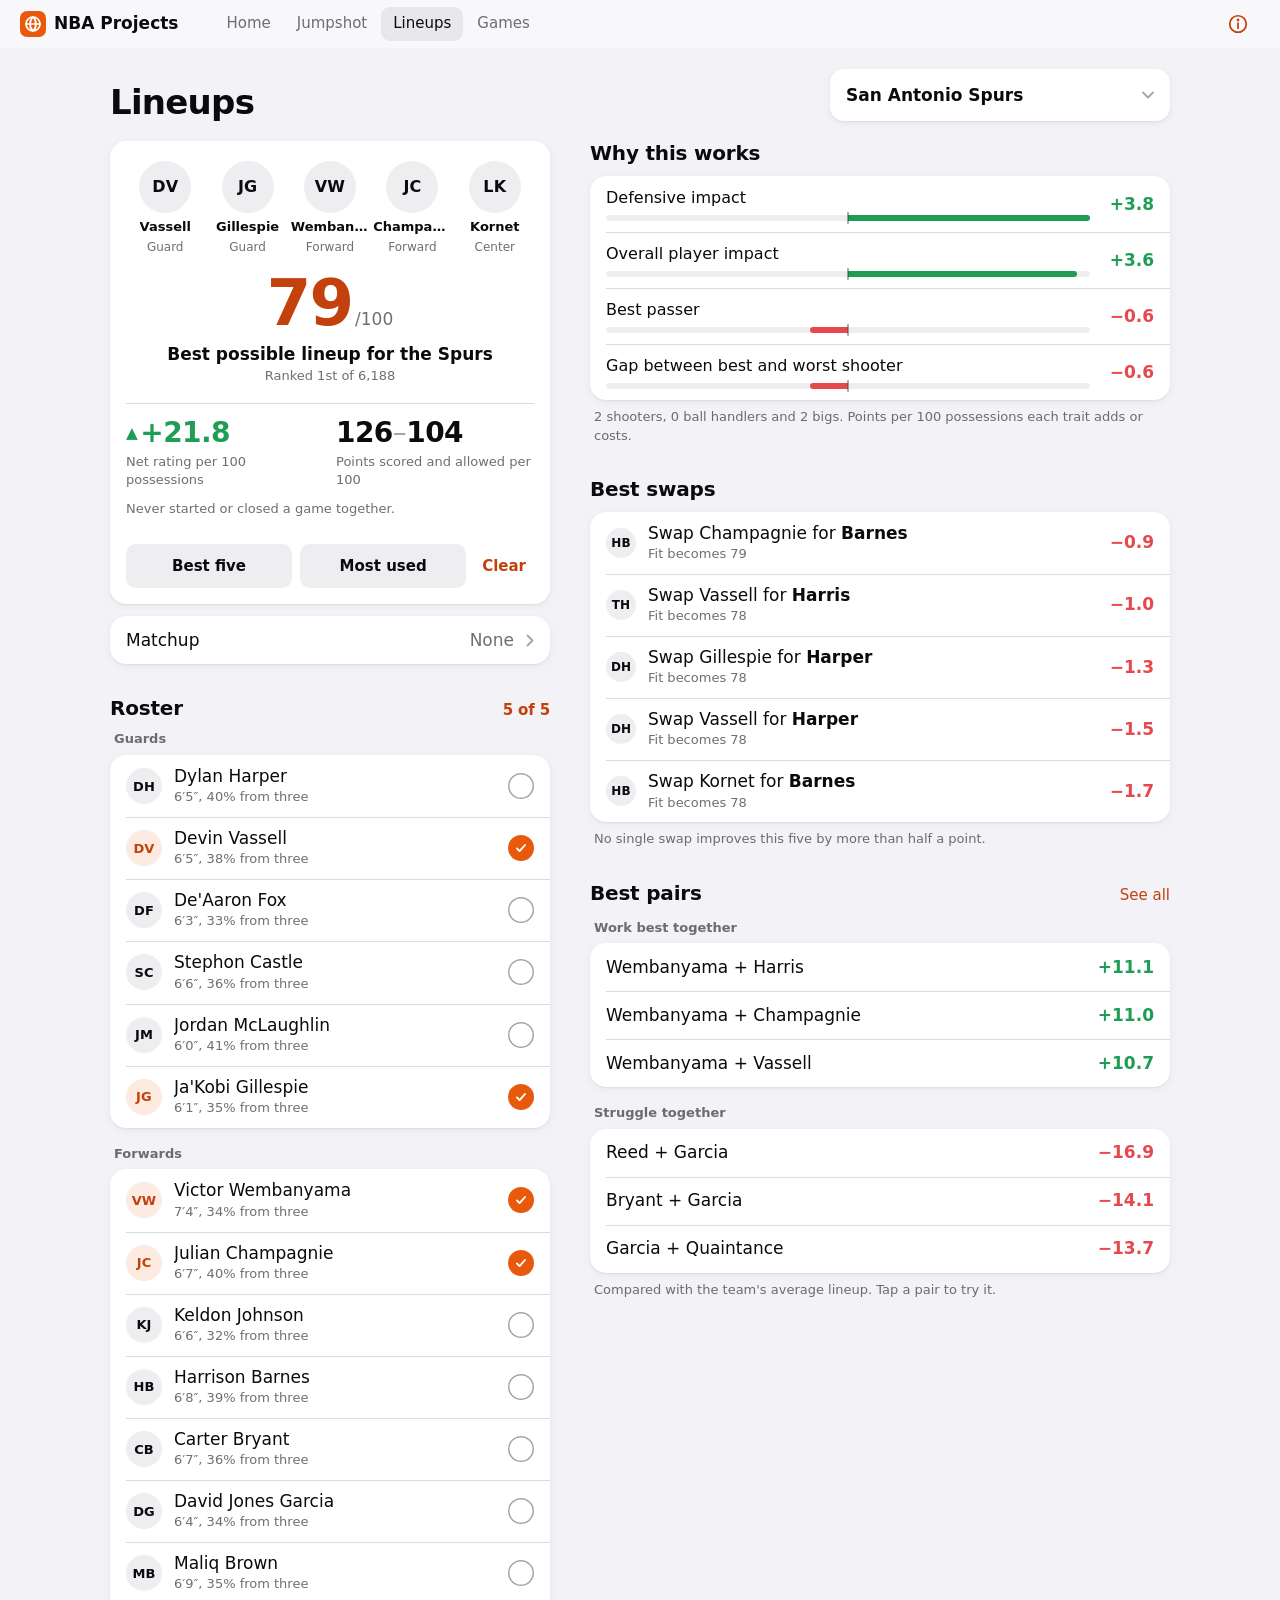
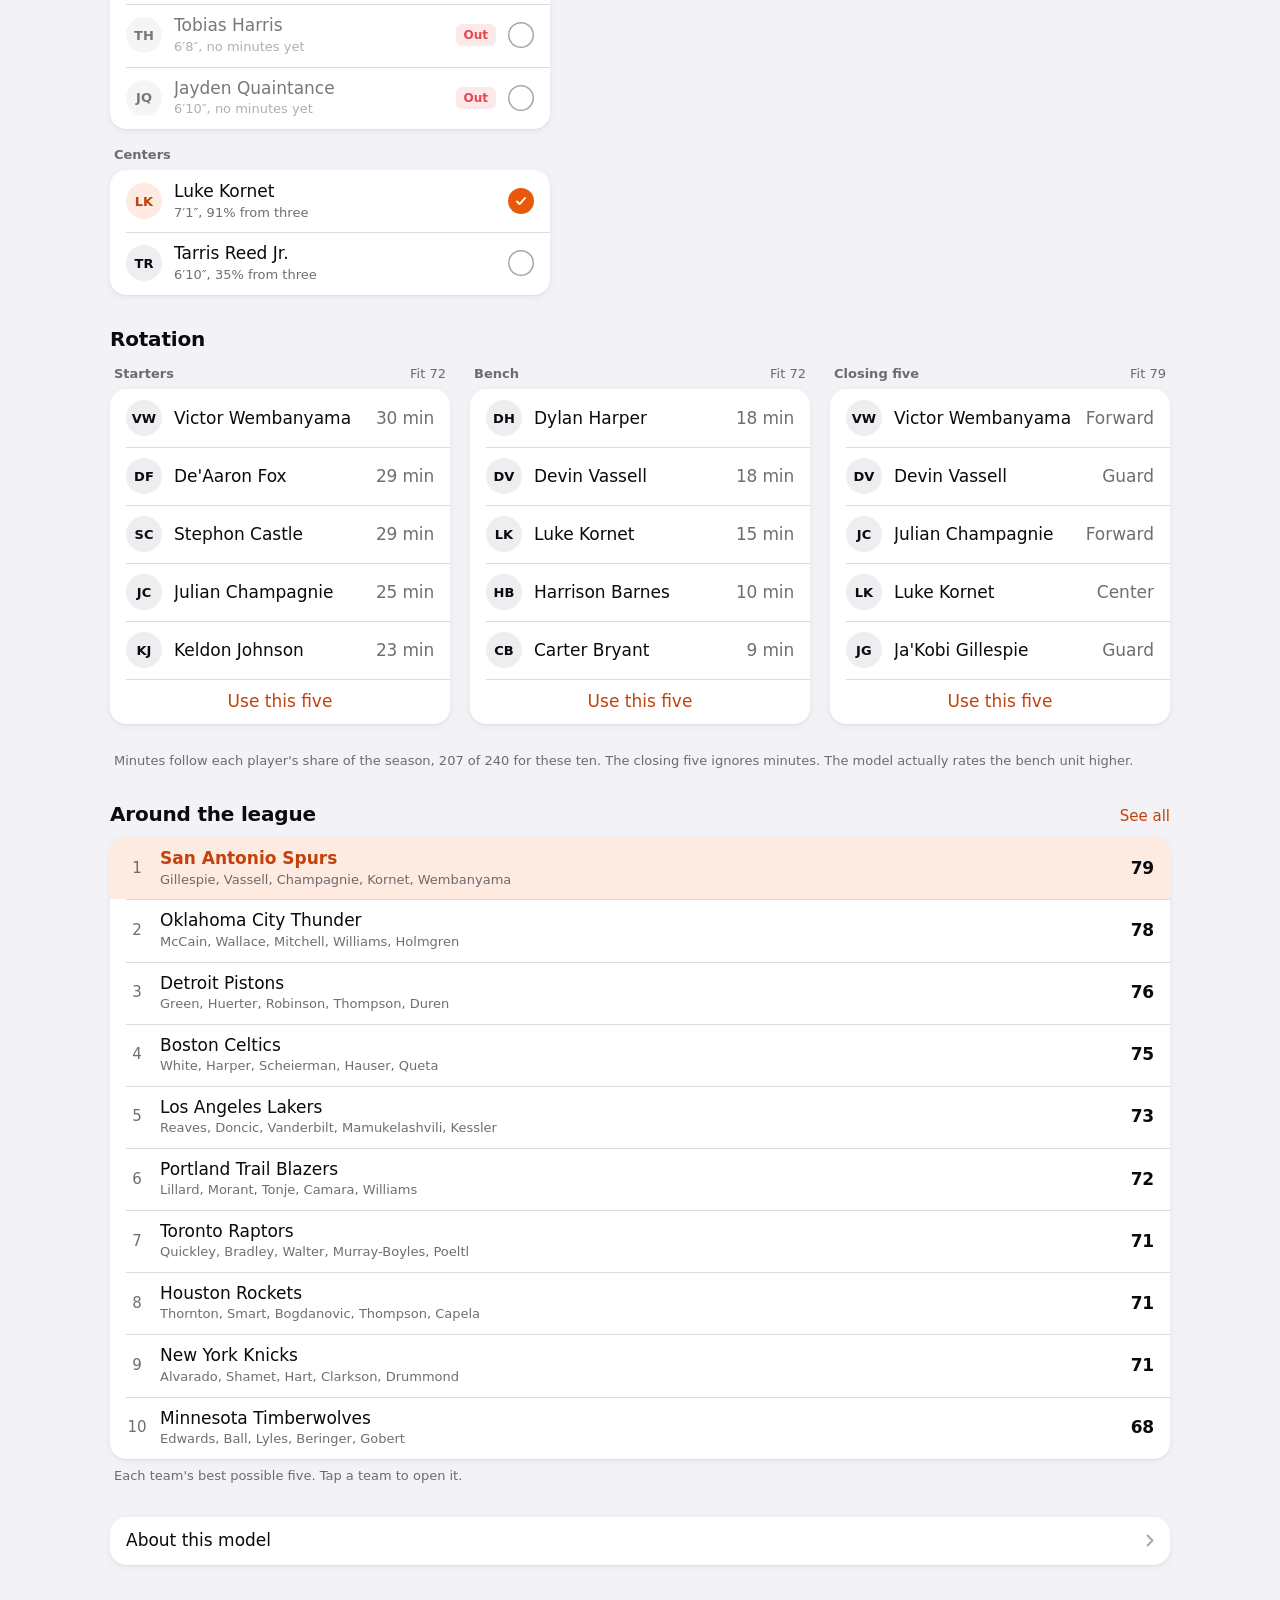
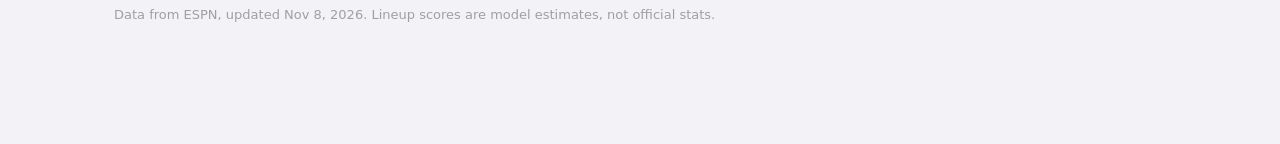
<file: 02-lineup-intelligence/output/report.html>
<!DOCTYPE html>
<html lang="en"><head>
<meta charset="utf-8">
<meta name="viewport" content="width=device-width, initial-scale=1, viewport-fit=cover">
<meta name="theme-color" content="#f9f9fb" media="(prefers-color-scheme: light)">
<meta name="theme-color" content="#161618" media="(prefers-color-scheme: dark)">
<meta name="color-scheme" content="light dark">
<meta name="apple-mobile-web-app-capable" content="yes">
<meta name="mobile-web-app-capable" content="yes">
<meta name="apple-mobile-web-app-status-bar-style" content="default">
<meta name="apple-mobile-web-app-title" content="NBA Projects">
<style>/* NBA Projects — app foundation (app-polish skill). Light + dark via system setting.
   One brand colour (basketball orange), native type, grouped lists, real tab bar. */
:root{
  --font:-apple-system,BlinkMacSystemFont,"SF Pro Text","Inter",system-ui,"Segoe UI",Roboto,sans-serif;
  --font-display:-apple-system,BlinkMacSystemFont,"SF Pro Display","Inter",system-ui,"Segoe UI",Roboto,sans-serif;
  --t-large:34px;--t-1:28px;--t-2:22px;--t-3:20px;--t-body:17px;--t-callout:16px;--t-sub:15px;--t-foot:13px;--t-cap:12px;
  --s1:4px;--s2:8px;--s3:12px;--s4:16px;--s5:20px;--s6:24px;--s8:32px;--s10:40px;
  --margin:16px;
  --r-control:10px;--r-card:16px;--r-sheet:24px;--r-pill:999px;
  --bg:#f2f2f7;--surface:#ffffff;--surface-2:#f2f2f6;--surface-3:#e9e9ef;
  --separator:rgba(60,60,67,.18);
  --label:#0a0a0f;--label-2:rgba(60,60,67,.74);--label-3:rgba(60,60,67,.46);
  --fill:rgba(118,118,128,.12);--fill-2:rgba(118,118,128,.20);
  --brand:#e8590c;--brand-text:#c2410c;--on-brand:#ffffff;--brand-tint:rgba(232,89,12,.12);
  --pos:#1f9d55;--neg:#e5484d;--warn:#c77700;
  --pos-tint:rgba(31,157,85,.12);--neg-tint:rgba(229,72,77,.12);--warn-tint:rgba(199,119,0,.14);
  --shadow-1:0 1px 2px rgba(0,0,0,.06),0 2px 8px rgba(0,0,0,.05);
  --shadow-2:0 8px 30px rgba(0,0,0,.12);
  --bar:rgba(249,249,251,.82);
  --ease:cubic-bezier(.2,.8,.2,1);--dur:220ms;
  --sat:env(safe-area-inset-top,0px);--sab:env(safe-area-inset-bottom,0px);
  --tabbar-h:56px;--topbar-h:48px;
  color-scheme:light dark;
}
@media (prefers-color-scheme:dark){:root{
  --bg:#000000;--surface:#1c1c1e;--surface-2:#2c2c2e;--surface-3:#3a3a3c;
  --separator:rgba(84,84,88,.62);
  --label:#ffffff;--label-2:rgba(235,235,245,.70);--label-3:rgba(235,235,245,.40);
  --fill:rgba(118,118,128,.24);--fill-2:rgba(118,118,128,.34);
  --brand:#ff7a1a;--brand-text:#ff8f3d;--on-brand:#1a0a00;--brand-tint:rgba(255,122,26,.16);
  --pos:#30d158;--neg:#ff453a;--warn:#ffb340;
  --pos-tint:rgba(48,209,88,.16);--neg-tint:rgba(255,69,58,.16);--warn-tint:rgba(255,179,64,.16);
  --shadow-1:none;--shadow-2:0 8px 30px rgba(0,0,0,.5);
  --bar:rgba(22,22,24,.80);
}}
@media (min-width:390px){:root{--margin:20px}}

*{box-sizing:border-box}
html{-webkit-text-size-adjust:100%;-webkit-tap-highlight-color:transparent}
body{margin:0;background:var(--bg);color:var(--label);font:400 var(--t-body)/1.35 var(--font);-webkit-font-smoothing:antialiased;
  padding-top:calc(var(--topbar-h) + var(--sat));padding-bottom:calc(var(--tabbar-h) + var(--sab) + 24px)}
@media (min-width:900px){body{padding-bottom:48px}}
a{color:var(--brand-text);text-decoration:none}
button{font:inherit;color:inherit}
img,svg,video,canvas{display:block;max-width:100%}
.num{font-variant-numeric:tabular-nums;letter-spacing:-.01em}
:focus-visible{outline:2px solid var(--brand);outline-offset:2px;border-radius:6px}

/* ---------- Chrome: top bar + bottom tab bar (rendered by shell.js) ---------- */
.ap-top{position:fixed;inset:0 0 auto 0;z-index:50;height:calc(var(--topbar-h) + var(--sat));padding:var(--sat) var(--margin) 0;
  display:flex;align-items:center;gap:12px;background:var(--bar);backdrop-filter:blur(20px) saturate(180%);-webkit-backdrop-filter:blur(20px) saturate(180%);
  border-bottom:.5px solid transparent;transition:border-color var(--dur) var(--ease)}
.ap-top.scrolled{border-bottom-color:var(--separator)}
.ap-top .ap-title{font:600 var(--t-body)/1 var(--font);opacity:0;transform:translateY(4px);transition:opacity var(--dur) var(--ease),transform var(--dur) var(--ease);
  position:absolute;left:50%;translate:-50% 0;white-space:nowrap;max-width:60vw;overflow:hidden;text-overflow:ellipsis}
.ap-top.scrolled .ap-title{opacity:1;transform:none}
.ap-top .ap-home{display:flex;align-items:center;gap:8px;font:600 var(--t-body)/1 var(--font);color:var(--label)}
.ap-top .ap-home svg{width:26px;height:26px}
.ap-top .ap-actions{margin-left:auto;display:flex;gap:4px}
.ap-deskNav{display:none}
@media (min-width:900px){
  .ap-top .ap-title{display:none}
  .ap-deskNav{display:flex;gap:2px;margin-left:24px}
  .ap-deskNav a{height:34px;padding:0 12px;border-radius:9px;display:flex;align-items:center;color:var(--label-2);font:500 var(--t-sub)/1 var(--font)}
  .ap-deskNav a:hover{background:var(--fill);color:var(--label)}
  .ap-deskNav a.on{color:var(--label);background:var(--fill)}
}
.ap-tabs{position:fixed;inset:auto 0 0 0;z-index:50;display:flex;padding:0 4px var(--sab);height:calc(var(--tabbar-h) + var(--sab));
  background:var(--bar);backdrop-filter:blur(20px) saturate(180%);-webkit-backdrop-filter:blur(20px) saturate(180%);border-top:.5px solid var(--separator)}
.ap-tabs a{flex:1;display:flex;flex-direction:column;align-items:center;justify-content:center;gap:3px;color:var(--label-3);font:500 10.5px/1 var(--font);user-select:none}
.ap-tabs a svg{width:25px;height:25px;fill:none;stroke:currentColor;stroke-width:1.8;stroke-linecap:round;stroke-linejoin:round}
.ap-tabs a.on{color:var(--brand)}
.ap-tabs a:active{opacity:.6}
@media (min-width:900px){.ap-tabs{display:none}}

/* ---------- Layout ---------- */
.page{max-width:720px;margin:0 auto;padding:0 var(--margin)}
.page.wide{max-width:1100px}
.large-title{font:700 var(--t-large)/1.1 var(--font-display);letter-spacing:-.022em;margin:8px 0 4px}
.subtitle{font:400 var(--t-sub)/1.4 var(--font);color:var(--label-2);margin:0 0 4px}
.section{margin-top:var(--s8)}
.section-h{display:flex;align-items:baseline;justify-content:space-between;gap:12px;margin:0 0 10px}
.section-h h2{font:600 var(--t-3)/1.25 var(--font-display);letter-spacing:-.01em;margin:0}
.section-h .more{font:400 var(--t-sub)/1 var(--font);color:var(--brand-text)}
.section-foot{font:400 var(--t-foot)/1.4 var(--font);color:var(--label-2);margin:8px 4px 0}
.cols{display:grid;gap:var(--s4)}
@media (min-width:900px){.cols.two{grid-template-columns:1fr 1fr}.cols.side{grid-template-columns:1.4fr 1fr}}

/* ---------- Surfaces ---------- */
.card{background:var(--surface);border-radius:var(--r-card);box-shadow:var(--shadow-1);overflow:hidden}
.card.pad{padding:var(--s4)}
.tappable{cursor:pointer;transition:transform 120ms var(--ease),background-color 120ms var(--ease);user-select:none}
.tappable:active{transform:scale(.98)}

/* Grouped inset list */
.list{background:var(--surface);border-radius:var(--r-card);box-shadow:var(--shadow-1);overflow:hidden}
.row{display:flex;align-items:center;gap:12px;min-height:48px;padding:11px var(--s4);position:relative}
.row + .row::before{content:"";position:absolute;top:0;left:var(--s4);right:0;height:.5px;background:var(--separator)}
.row.inset + .row.inset::before{left:60px}
a.row,button.row{width:100%;border:0;background:none;text-align:left;color:inherit;cursor:pointer}
a.row:active,button.row:active{background:var(--surface-2)}
.row .grow{flex:1;min-width:0}
.row .title{font:400 var(--t-body)/1.25 var(--font);white-space:nowrap;overflow:hidden;text-overflow:ellipsis}
.row .sub{font:400 var(--t-foot)/1.3 var(--font);color:var(--label-2);margin-top:2px}
.row .value{color:var(--label-2);font-variant-numeric:tabular-nums;white-space:nowrap}
.row .chev{width:8px;height:13px;color:var(--label-3);flex:none}
.row.selected{background:var(--brand-tint)}

/* ---------- Stats ---------- */
.stat .v{font:600 var(--t-large)/1 var(--font-display);letter-spacing:-.02em;font-variant-numeric:tabular-nums}
.stat .v small{font:500 var(--t-body)/1 var(--font);color:var(--label-2);margin-left:2px;letter-spacing:0}
.stat .c{font:400 var(--t-foot)/1.35 var(--font);color:var(--label-2);margin-top:6px}
.stat.hero .v{font-size:56px;font-weight:700}
.stat.brand .v{color:var(--brand)}
.stats{display:grid;grid-template-columns:1fr 1fr;gap:var(--s5) var(--s4)}
@media (min-width:700px){.stats.four{grid-template-columns:repeat(4,1fr)}}

.pos{color:var(--pos)}.neg{color:var(--neg)}.warn{color:var(--warn)}.muted{color:var(--label-2)}.faint{color:var(--label-3)}

/* ---------- Controls ---------- */
.btn{appearance:none;border:0;height:50px;padding:0 20px;border-radius:14px;background:var(--fill);color:var(--label);
  font:600 var(--t-body)/1 var(--font);display:inline-flex;align-items:center;justify-content:center;gap:8px;cursor:pointer;
  transition:filter 120ms var(--ease),transform 120ms var(--ease);user-select:none;text-decoration:none}
.btn:active{transform:scale(.98);filter:brightness(.92)}
.btn.primary{background:var(--brand);color:var(--on-brand)}
.btn.block{width:100%}
.btn.sm{height:36px;padding:0 14px;border-radius:10px;font-size:var(--t-sub)}
.btn.plain{background:none;color:var(--brand-text);padding:0 8px}
.btn[disabled]{opacity:.4;pointer-events:none}
.icon-btn{appearance:none;border:0;background:none;width:44px;height:44px;border-radius:22px;display:grid;place-items:center;color:var(--brand-text);cursor:pointer}
.icon-btn:active{background:var(--fill)}
.icon-btn svg{width:22px;height:22px;fill:none;stroke:currentColor;stroke-width:1.9;stroke-linecap:round;stroke-linejoin:round}

.seg{position:relative;display:flex;background:var(--fill);border-radius:9px;padding:2px;gap:0}
.seg button{flex:1;appearance:none;border:0;background:none;height:32px;border-radius:7px;font:600 var(--t-foot)/1 var(--font);color:var(--label);cursor:pointer;position:relative;z-index:1;white-space:nowrap;padding:0 10px}
.seg button.on{background:var(--surface);box-shadow:0 1px 3px rgba(0,0,0,.12),0 0 0 .5px rgba(0,0,0,.04)}
@media (prefers-color-scheme:dark){.seg button.on{background:var(--surface-3);box-shadow:none}}

select.field,input.field{appearance:none;-webkit-appearance:none;width:100%;height:44px;border:0;border-radius:var(--r-control);background:var(--fill);
  color:var(--label);font:400 var(--t-body)/1 var(--font);padding:0 36px 0 12px}
select.field{background-image:url("data:image/svg+xml,%3Csvg xmlns='http://www.w3.org/2000/svg' width='12' height='8' viewBox='0 0 12 8'%3E%3Cpath d='M1 1.5l5 5 5-5' fill='none' stroke='%238e8e93' stroke-width='1.8' stroke-linecap='round' stroke-linejoin='round'/%3E%3C/svg%3E");
  background-repeat:no-repeat;background-position:right 12px center}
input[type=range]{width:100%;accent-color:var(--brand)}

/* Status badge: only for real statuses (Live, Final, Out, Win) */
.badge{display:inline-flex;align-items:center;gap:4px;height:22px;padding:0 8px;border-radius:6px;font:600 var(--t-cap)/1 var(--font);
  background:var(--fill);color:var(--label-2);white-space:nowrap}
.badge.pos{background:var(--pos-tint);color:var(--pos)}.badge.neg{background:var(--neg-tint);color:var(--neg)}
.badge.warn{background:var(--warn-tint);color:var(--warn)}.badge.brand{background:var(--brand-tint);color:var(--brand-text)}
.badge .dot{width:6px;height:6px;border-radius:3px;background:currentColor}

/* Bars */
.meter{height:6px;border-radius:3px;background:var(--fill);overflow:hidden}
.meter > i{display:block;height:100%;border-radius:3px;background:var(--brand)}
.split{display:flex;height:6px;border-radius:3px;overflow:hidden;gap:2px}
.split > i{display:block;height:100%}

/* Sheet */
.scrim{position:fixed;inset:0;background:rgba(0,0,0,.4);opacity:0;pointer-events:none;transition:opacity var(--dur) var(--ease);z-index:80}
.scrim.open{opacity:1;pointer-events:auto}
.sheet{position:fixed;inset:auto 0 0 0;z-index:90;max-height:88vh;overflow:auto;background:var(--surface);border-radius:var(--r-sheet) var(--r-sheet) 0 0;
  padding:8px var(--margin) calc(var(--sab) + 24px);transform:translateY(102%);transition:transform 320ms var(--ease);box-shadow:var(--shadow-2);overscroll-behavior:contain}
@media (prefers-color-scheme:dark){.sheet{background:var(--surface)}}
.sheet.open{transform:none}
.sheet .grabber{width:36px;height:5px;border-radius:3px;background:var(--fill-2);margin:0 auto 12px}
.sheet h3{font:600 var(--t-2)/1.2 var(--font-display);margin:4px 0 12px}
@media (min-width:900px){.sheet{inset:50% auto auto 50%;width:min(560px,92vw);max-height:80vh;border-radius:var(--r-sheet);transform:translate(-50%,-46%) scale(.98);opacity:0;pointer-events:none;transition:opacity var(--dur) var(--ease),transform var(--dur) var(--ease);padding-bottom:24px}
  .sheet.open{transform:translate(-50%,-50%);opacity:1;pointer-events:auto}.sheet .grabber{display:none}}

/* Toast */
.toast{position:fixed;left:50%;bottom:calc(var(--tabbar-h) + var(--sab) + 16px);translate:-50% 12px;opacity:0;z-index:95;background:var(--label);color:var(--bg);
  font:600 var(--t-sub)/1 var(--font);padding:12px 16px;border-radius:12px;transition:opacity var(--dur) var(--ease),translate var(--dur) var(--ease);pointer-events:none}
.toast.show{opacity:1;translate:-50% 0}

/* Skeleton */
.skel{background:linear-gradient(90deg,var(--fill) 0%,var(--fill-2) 50%,var(--fill) 100%);background-size:200% 100%;animation:skel 1.2s linear infinite;border-radius:8px}
@keyframes skel{to{background-position:-200% 0}}

/* Empty / error */
.empty{text-align:center;padding:40px 24px}
.empty svg{width:48px;height:48px;margin:0 auto 12px;color:var(--label-3)}
.empty h3{font:600 var(--t-3)/1.25 var(--font-display);margin:0 0 6px}
.empty p{color:var(--label-2);font-size:var(--t-sub);margin:0 0 16px}

/* Charts (SVG) */
svg.chart{width:100%;height:auto;overflow:visible}
.chart text{font:400 11px var(--font);fill:var(--label-3);font-variant-numeric:tabular-nums}
.chart .grid{stroke:var(--separator);stroke-width:.5}
.chart .series{fill:none;stroke:var(--brand);stroke-width:2;stroke-linejoin:round;stroke-linecap:round}
.chart .series.muted{stroke:var(--label-3);stroke-width:1.5}

/* Tables (desktop) */
.table{width:100%;border-collapse:collapse;font-size:var(--t-sub)}
.table th{font:600 var(--t-foot)/1 var(--font);color:var(--label-2);text-align:left;padding:10px var(--s4);border-bottom:.5px solid var(--separator)}
.table td{padding:12px var(--s4);border-bottom:.5px solid var(--separator);font-variant-numeric:tabular-nums}
.table tr:last-child td{border-bottom:0}
.table .r{text-align:right}

.footer-note{margin:40px 4px 0;font:400 var(--t-foot)/1.5 var(--font);color:var(--label-3)}
.footer-note a{color:var(--label-2);text-decoration:underline}

/* Foundation additions */
@media (max-width:899px){.ap-top .ap-brandname{display:none}}
@media (min-width:900px){.large-title{margin-top:36px}}
.row .title.wrap{white-space:normal}
@media (max-width:429px){.row.stack-sm{flex-wrap:wrap}.row.stack-sm .value{flex-basis:100%;order:3;padding-left:0;margin-top:-2px;font-size:var(--t-foot)}}
@media (hover:hover){.card.tappable:hover,a.row:hover,button.row:hover{background:var(--surface-2)}}
@media (prefers-reduced-motion:reduce){*{transition:none!important;animation:none!important}}
</style>
<meta name="description" content="Pick five players from any NBA roster and see how well they fit together: a predicted lineup score, net rating, best swaps, rotation and best pairs.">
<title>Lineups | NBA Projects</title>
<style>
body{padding-bottom:calc(var(--tabbar-h) + var(--sab) + 96px)}
@media (min-width:900px){body{padding-bottom:120px}}
.small{font-size:var(--t-foot);line-height:1.4}
.row .grow > .title,.row .grow > .sub{display:block}
.sr{position:absolute;width:1px;height:1px;overflow:hidden;clip:rect(0 0 0 0)}

/* header: large title + team picker (native select styled as a field) */
.head{display:flex;flex-direction:column;gap:10px}
.teampick{position:relative;display:flex;align-items:center;gap:10px;height:52px;padding:0 16px;border-radius:14px;
  background:var(--surface);box-shadow:var(--shadow-1);cursor:pointer;user-select:none;transition:transform 120ms var(--ease)}
.teampick:active{transform:scale(.985)}
.teampick:focus-within{outline:2px solid var(--brand);outline-offset:2px}
.tp-name{flex:1;min-width:0;font:600 var(--t-body)/1.2 var(--font);white-space:nowrap;overflow:hidden;text-overflow:ellipsis}
.tp-chev{width:12px;height:8px;flex:none;fill:none;stroke:var(--label-3);stroke-width:1.8;stroke-linecap:round;stroke-linejoin:round}
.teampick select{position:absolute;inset:0;width:100%;height:100%;opacity:0;font-size:16px;cursor:pointer;appearance:none;-webkit-appearance:none;border:0}
@media (min-width:900px){
  .head{flex-direction:row;align-items:flex-end;justify-content:space-between;gap:24px}
  .head .large-title{margin-bottom:0}
  .teampick{width:340px;flex:none}
}

/* layout */
.layout{display:block;margin-top:20px}
@media (min-width:900px){
  .layout{display:grid;grid-template-columns:minmax(0,440px) minmax(0,1fr);gap:0 40px;align-items:start}
  .col-b .section.first{margin-top:0}
}

/* hero */
.hero{padding:20px 16px 16px;text-align:center;scroll-margin-top:calc(var(--topbar-h) + var(--sat) + 12px)}
.five{display:grid;grid-template-columns:repeat(5,minmax(0,1fr));gap:4px;margin-bottom:18px}
.slot{display:flex;flex-direction:column;align-items:center;gap:6px;min-width:0}
.slot .nm{font:600 var(--t-foot)/1.2 var(--font);max-width:100%;white-space:nowrap;overflow:hidden;text-overflow:ellipsis}
.slot .ps{font:400 var(--t-cap)/1 var(--font);color:var(--label-2)}
.av{width:36px;height:36px;border-radius:50%;flex:none;display:grid;place-items:center;background:var(--fill);color:var(--label);
  font:600 var(--t-foot)/1 var(--font);letter-spacing:.01em;user-select:none}
.av.lg{width:52px;height:52px;font-size:var(--t-callout)}
.av.open{background:none;box-shadow:inset 0 0 0 1.5px var(--fill-2);color:var(--label-3)}
.av.open svg{width:18px;height:18px;fill:none;stroke:currentColor;stroke-width:2;stroke-linecap:round}
.fit-v{font:700 64px/1 var(--font-display);letter-spacing:-.03em;color:var(--brand-text);min-height:64px}
.fit-v small{font:500 var(--t-body)/1 var(--font);color:var(--label-2);letter-spacing:0;margin-left:3px}
.fit-v.none{color:var(--label-3);font-weight:300}
.verdict{font:600 var(--t-body)/1.3 var(--font);margin-top:8px;min-height:22px;text-wrap:balance}
.rankline{font:400 var(--t-foot)/1.3 var(--font);color:var(--label-2);margin-top:3px;min-height:17px}
.nets{display:grid;grid-template-columns:1fr 1fr;gap:12px;margin-top:18px;padding-top:16px;position:relative;text-align:left}
.nets::before{content:"";position:absolute;top:0;left:0;right:0;height:.5px;background:var(--separator)}
.nets .stat .v{font-size:var(--t-1);font-weight:600}
.nets .stat .v .tri{font-size:.55em;vertical-align:.25em;margin-right:3px}
.nets .stat .v .faint{font-weight:500}
.hist{margin:12px 0 0;font:400 var(--t-foot)/1.4 var(--font);color:var(--label-2);text-align:left;min-height:18px}
.matchnote{margin-top:10px;display:flex;align-items:center;gap:8px;text-align:left;font:400 var(--t-foot)/1.35 var(--font);color:var(--label-2)}
.matchnote b{color:var(--label);font-weight:600}
.actions{display:flex;gap:8px;margin-top:16px}
.actions .btn{flex:1;height:44px}
.actions .btn.plain{flex:0 0 auto}
.hero.skel-on .fit-v{color:transparent;background:var(--fill);border-radius:12px;width:96px;margin:0 auto;animation:skel 1.2s linear infinite;
  background:linear-gradient(90deg,var(--fill) 0%,var(--fill-2) 50%,var(--fill) 100%);background-size:200% 100%}

.matchup-list{margin-top:12px}

/* roster */
.count{font:400 var(--t-sub)/1 var(--font);color:var(--label-2)}
.count.full{color:var(--brand-text);font-weight:600}
.sub-h{font:600 var(--t-foot)/1.2 var(--font);color:var(--label-2);margin:18px 4px 8px}
#roster .sub-h:first-child{margin-top:4px}
.prow{min-height:60px}
.prow .title{font-weight:500}
.prow .sub{display:block}
.prow.dnp .grow,.prow.dnp .av{opacity:.55}
.ck{width:26px;height:26px;border-radius:50%;flex:none;box-shadow:inset 0 0 0 1.5px var(--label-3);display:grid;place-items:center;
  transition:background-color 160ms var(--ease),box-shadow 160ms var(--ease)}
.ck svg{width:18px;height:18px;fill:none;stroke:var(--on-brand);stroke-width:2.4;stroke-linecap:round;stroke-linejoin:round;opacity:0;transform:scale(.6);
  transition:opacity 160ms var(--ease),transform 160ms var(--ease)}
.prow[aria-pressed="true"] .ck{background:var(--brand);box-shadow:none}
.prow[aria-pressed="true"] .ck svg{opacity:1;transform:none}
.prow[aria-pressed="true"] .av{background:var(--brand-tint);color:var(--brand-text)}
@media (hover:hover){a.row:hover,button.row:hover{background:var(--surface-2)}}

/* why this works: contribution rows */
.why-row{min-height:56px}
.why-row .grow{display:flex;flex-direction:column;gap:7px}
.why-row .title{white-space:normal;font-size:var(--t-callout)}
.cbar{position:relative;height:6px;border-radius:3px;background:var(--fill)}
.cbar::after{content:"";position:absolute;left:50%;top:-3px;bottom:-3px;width:1.5px;margin-left:-.75px;background:var(--label-3);border-radius:1px}
.cbar i{position:absolute;top:0;height:100%}
.cbar i.p{left:50%;background:var(--pos);border-radius:0 3px 3px 0}
.cbar i.n{right:50%;background:var(--neg);border-radius:3px 0 0 3px}
.delta{font:600 var(--t-body)/1 var(--font);font-variant-numeric:tabular-nums;white-space:nowrap;min-width:52px;text-align:right}
.empty-row{padding:16px;color:var(--label-2);font-size:var(--t-sub)}

/* swaps */
.swap .title b{font-weight:600}
.swap .title{white-space:normal}

/* pairs */
.pairs{display:grid;gap:0}
.pairs > div,.rot > div,.layout > div{min-width:0}
.pairs .sub-h{margin-top:4px}
.pairs > div + div .sub-h{margin-top:18px}
@media (min-width:600px) and (max-width:899px){.pairs{grid-template-columns:1fr 1fr;gap:16px}.pairs > div + div .sub-h{margin-top:4px}}
.duo{display:flex;flex:none;gap:3px}
.duo .av{width:30px;height:30px;font-size:var(--t-cap);box-shadow:0 0 0 2px var(--surface)}

/* rotation */
.rot{display:grid;gap:0}
.rot > div + div .sub-h{margin-top:20px}
@media (min-width:900px){.rot{grid-template-columns:repeat(3,minmax(0,1fr));gap:20px}.rot > div + div .sub-h{margin-top:4px}}
.rot .sub-h{display:flex;justify-content:space-between;align-items:baseline;margin-top:4px}
.rot .sub-h span{font-weight:400}
.rot .row{min-height:44px}
.rot .usefive{color:var(--brand-text);font-weight:500;justify-content:center}
.rot-foot{grid-column:1/-1}

/* around the league */
.league-row .lrank{width:22px;flex:none;color:var(--label-2);font:500 var(--t-sub)/1 var(--font);text-align:center}
.league-row .title{display:block}
.league-row .sub{display:block;white-space:nowrap;overflow:hidden;text-overflow:ellipsis}
.league-row .lfit{font:600 var(--t-body)/1 var(--font);min-width:32px;text-align:right}
.league-row.selected .title{color:var(--brand-text);font-weight:600}
.linkbtn{appearance:none;border:0;background:none;padding:10px 0 10px 12px;margin:-10px 0;cursor:pointer;color:var(--brand-text);font:400 var(--t-sub)/1 var(--font)}
.linkbtn:active{opacity:.5}

/* live score bar: appears once the hero scrolls away */
.livebar{position:fixed;left:0;right:0;bottom:calc(var(--tabbar-h) + var(--sab) + 8px);z-index:45;padding:0 12px;pointer-events:none;
  opacity:0;transform:translateY(12px);transition:opacity var(--dur) var(--ease),transform var(--dur) var(--ease)}
.livebar.show{opacity:1;transform:none}
.livebar.show .lb-in{pointer-events:auto}
.lb-in{appearance:none;border:0;width:100%;max-width:560px;margin:0 auto;display:flex;align-items:center;gap:12px;height:60px;padding:0 16px 0 12px;
  border-radius:16px;background:var(--bar);backdrop-filter:blur(20px) saturate(180%);-webkit-backdrop-filter:blur(20px) saturate(180%);
  box-shadow:var(--shadow-2),0 0 0 .5px var(--separator);color:var(--label);text-align:left;cursor:pointer}
.lb-in:active{transform:scale(.985)}
.lb-av{display:grid;grid-template-columns:repeat(5,8px);gap:4px;flex:none;padding-left:4px}
.lb-av i{width:8px;height:8px;border-radius:50%;background:var(--fill-2);transition:background-color 160ms var(--ease)}
.lb-av i.on{background:var(--brand)}
.lb-txt{flex:1;min-width:0;display:flex;flex-direction:column;gap:2px}
.lb-txt b{font:600 var(--t-sub)/1.2 var(--font)}
.lb-txt span{font:400 var(--t-foot)/1.2 var(--font);color:var(--label-2);white-space:nowrap;overflow:hidden;text-overflow:ellipsis}
.lb-fit{display:flex;flex-direction:column;align-items:flex-end;gap:2px}
.lb-fit b{font:700 var(--t-2)/1 var(--font-display);color:var(--brand-text);transition:transform 200ms var(--ease)}
.lb-fit b.bump{transform:scale(1.15)}
.lb-fit small{font:400 var(--t-cap)/1 var(--font);color:var(--label-2)}
@media (min-width:900px){.livebar{bottom:24px}}
html.sheet-open .livebar{opacity:0;pointer-events:none}
.toast{bottom:calc(var(--tabbar-h) + var(--sab) + 80px)}
@media (min-width:900px){.toast{bottom:96px}}
.hero.partial .nets,.hero.partial .hist{display:none}

/* sheets */
.sheet:focus{outline:none}
.sheet-h{display:flex;align-items:center;justify-content:space-between;gap:12px;margin:0 -8px 4px 0}
.sheet-h h3{margin:4px 0}
.sheet .btn.plain.sm{height:44px;font-weight:600;font-size:var(--t-body)}
.sheet p{margin:0 0 12px;line-height:1.45}
.sheet .note{background:var(--fill);border-radius:12px;padding:12px 14px;font-size:var(--t-sub);margin-top:12px}
.sheet .note .badge{margin-right:6px;vertical-align:1px}
.flabel{display:block;font:600 var(--t-foot)/1 var(--font);color:var(--label-2);margin:16px 4px 8px}
.opp-result{min-height:24px;margin:14px 2px 0;font-size:var(--t-sub);color:var(--label-2)}
.opp-result b{color:var(--label);font-weight:600}
.sheet .list{box-shadow:none;background:var(--surface-2)}
@media (prefers-color-scheme:dark){.sheet .list{background:var(--surface-2)}}
.about h4{font:600 var(--t-body)/1.3 var(--font);margin:24px 0 8px}
.about h4:first-child{margin-top:8px}
.about p{font-size:var(--t-sub);color:var(--label)}
.about p.muted{color:var(--label-2)}
.about .row .title .badge{margin-left:6px;vertical-align:1px}
.about .row .title{white-space:normal}
ul.plain{margin:0;padding:0 0 0 18px;font-size:var(--t-sub);line-height:1.45}
ul.plain li{margin:0 0 8px}
.imps{display:flex;flex-direction:column;gap:12px}
.imp-top{display:flex;justify-content:space-between;gap:12px;font-size:var(--t-sub);margin-bottom:6px}
.imp .meter > i{background:var(--label-3)}
.imp:first-child .meter > i{background:var(--brand)}
svg.curve{margin:4px 0 4px}
svg.curve .dl{font-size:12px;fill:var(--label-2)}

/* heatmap in a sheet: horizontal scroll */
.heatwrap{overflow-x:auto;-webkit-overflow-scrolling:touch;margin:0 calc(-1 * var(--margin));padding:0 var(--margin);overscroll-behavior-x:contain}
.heatwrap svg{display:block;max-width:none}
.heatwrap text{font:400 12px var(--font);fill:var(--label-2)}
.heat-cell{cursor:pointer}
.heat-cell.on{stroke:var(--label);stroke-width:2.5}
.heatlegend{display:flex;align-items:center;gap:8px;font-size:var(--t-foot);color:var(--label-2);margin:12px 0 0}
.heatlegend i{flex:0 0 120px;height:8px;border-radius:4px;background:linear-gradient(90deg,var(--neg),var(--surface-2),var(--pos))}
.heatval{margin-top:14px;min-height:50px;display:flex;flex-wrap:wrap;align-items:center;justify-content:space-between;gap:10px;font-size:var(--t-sub);color:var(--label-2)}
.heatval b{color:var(--label);font-weight:600}

/* loading + error */
.skrow{display:flex;align-items:center;gap:12px;min-height:56px;padding:11px 16px}
.skrow .skel{height:14px}
.err{padding:20px 16px;text-align:center}
.err p{margin:0 0 12px;color:var(--label-2);font-size:var(--t-sub)}
</style>
</head>
<body data-app="lineup" data-title="Lineups" data-depth="../../site/">
<template id="top-actions"><button type="button" class="icon-btn" data-sheet="aboutSheet" aria-label="About this model"><svg viewBox="0 0 24 24" aria-hidden="true"><circle cx="12" cy="12" r="9"/><path d="M12 11v5.5"/><circle cx="12" cy="7.6" r=".6" fill="currentColor"/></svg></button></template>
<main class="page wide" id="app" data-url="data/" data-hist-none="Never started or closed a game together">
  <div class="head">
    <h1 class="large-title">Lineups</h1>
    <label class="teampick">
      <span class="tp-name" id="teamName">San Antonio Spurs</span>
      <svg class="tp-chev" viewBox="0 0 12 8" aria-hidden="true"><path d="M1 1.5l5 5 5-5"/></svg>
      <select id="teamSel" aria-label="Team"><option value="Atlanta Hawks">Atlanta Hawks</option><option value="Boston Celtics">Boston Celtics</option><option value="Brooklyn Nets">Brooklyn Nets</option><option value="Charlotte Hornets">Charlotte Hornets</option><option value="Chicago Bulls">Chicago Bulls</option><option value="Cleveland Cavaliers">Cleveland Cavaliers</option><option value="Dallas Mavericks">Dallas Mavericks</option><option value="Denver Nuggets">Denver Nuggets</option><option value="Detroit Pistons">Detroit Pistons</option><option value="Golden State Warriors">Golden State Warriors</option><option value="Houston Rockets">Houston Rockets</option><option value="Indiana Pacers">Indiana Pacers</option><option value="LA Clippers">LA Clippers</option><option value="Los Angeles Lakers">Los Angeles Lakers</option><option value="Memphis Grizzlies">Memphis Grizzlies</option><option value="Miami Heat">Miami Heat</option><option value="Milwaukee Bucks">Milwaukee Bucks</option><option value="Minnesota Timberwolves">Minnesota Timberwolves</option><option value="New Orleans Pelicans">New Orleans Pelicans</option><option value="New York Knicks">New York Knicks</option><option value="Oklahoma City Thunder">Oklahoma City Thunder</option><option value="Orlando Magic">Orlando Magic</option><option value="Philadelphia 76ers">Philadelphia 76ers</option><option value="Phoenix Suns">Phoenix Suns</option><option value="Portland Trail Blazers">Portland Trail Blazers</option><option value="Sacramento Kings">Sacramento Kings</option><option value="San Antonio Spurs" selected>San Antonio Spurs</option><option value="Toronto Raptors">Toronto Raptors</option><option value="Utah Jazz">Utah Jazz</option><option value="Washington Wizards">Washington Wizards</option></select>
    </label>
  </div>

  <div class="layout">
    <div class="col-a">
      <section class="hero card" id="hero" aria-label="Your lineup">
        <div class="five" id="five"></div>
        <div class="score" aria-live="polite">
          <div class="fit-v num" id="fitV">–</div>
          <div class="verdict" id="verdict">&nbsp;</div>
          <div class="rankline" id="rankline">&nbsp;</div>
        </div>
        <div class="nets">
          <div class="stat"><div class="v num" id="netV">–</div><div class="c">Net rating per 100 possessions</div></div>
          <div class="stat"><div class="v num" id="offdefV">–</div><div class="c">Points scored and allowed per 100</div></div>
        </div>
        <p class="hist" id="hist">&nbsp;</p>
        <div class="matchnote" id="matchNote" hidden></div>
        <div class="actions">
          <button type="button" class="btn sm" id="btnBest">Best five</button>
          <button type="button" class="btn sm" id="btnMost">Most used</button>
          <button type="button" class="btn sm plain" id="btnClear">Clear</button>
        </div>
      </section>

      <div class="list matchup-list">
        <button type="button" class="row" data-sheet="matchupSheet">
          <span class="grow title">Matchup</span><span class="value" id="oppVal">None</span><svg class="chev" viewBox="0 0 8 13" aria-hidden="true"><path d="M1.5 1.5 6.5 6.5l-5 5" fill="none" stroke="currentColor" stroke-width="1.8" stroke-linecap="round" stroke-linejoin="round"/></svg>
        </button>
      </div>

      <section class="section" id="rosterSec" aria-label="Roster">
        <div class="section-h"><h2>Roster</h2><span class="count num" id="count">0 of 5</span></div>
        <div id="roster" role="group" aria-label="Roster"></div>
      </section>
    </div>

    <div class="col-b">
      <section class="section first" id="whySec" aria-label="Why this works">
        <div class="section-h"><h2 id="whyH">Why this works</h2></div>
        <div class="list" id="why"></div>
        <p class="section-foot" id="whyFoot"></p>
      </section>

      <section class="section" id="swapSec" aria-label="Best swaps">
        <div class="section-h"><h2>Best swaps</h2></div>
        <div class="list" id="swaps"></div>
        <p class="section-foot" id="swapFoot"></p>
      </section>

      <section class="section" id="pairSec" aria-label="Best pairs">
        <div class="section-h"><h2>Best pairs</h2><button type="button" class="more linkbtn" data-sheet="heatSheet">See all</button></div>
        <div class="pairs">
          <div><h3 class="sub-h">Work best together</h3><div class="list" id="pairsBest"></div></div>
          <div><h3 class="sub-h">Struggle together</h3><div class="list" id="pairsWorst"></div></div>
        </div>
        <p class="section-foot">Compared with the team's average lineup. Tap a pair to try it.</p>
      </section>
    </div>
  </div>

  <section class="section" id="rotationSec" aria-label="Rotation">
    <div class="section-h"><h2>Rotation</h2></div>
    <div class="rot" id="rotation"></div>
  </section>

  <section class="section" id="leagueSec" aria-label="Around the league">
    <div class="section-h"><h2>Around the league</h2><button type="button" class="more linkbtn" data-sheet="leagueSheet">See all</button></div>
    <div class="list" id="leagueTop"><button type="button" class="row league-row selected" data-team="San Antonio Spurs"><span class="lrank num">1</span><span class="grow"><span class="title">San Antonio Spurs</span><span class="sub">Gillespie, Vassell, Champagnie, Kornet, Wembanyama</span></span><span class="lfit num">79</span></button><button type="button" class="row league-row" data-team="Oklahoma City Thunder"><span class="lrank num">2</span><span class="grow"><span class="title">Oklahoma City Thunder</span><span class="sub">McCain, Wallace, Mitchell, Williams, Holmgren</span></span><span class="lfit num">78</span></button><button type="button" class="row league-row" data-team="Detroit Pistons"><span class="lrank num">3</span><span class="grow"><span class="title">Detroit Pistons</span><span class="sub">Green, Huerter, Robinson, Thompson, Duren</span></span><span class="lfit num">76</span></button><button type="button" class="row league-row" data-team="Boston Celtics"><span class="lrank num">4</span><span class="grow"><span class="title">Boston Celtics</span><span class="sub">White, Harper, Scheierman, Hauser, Queta</span></span><span class="lfit num">75</span></button><button type="button" class="row league-row" data-team="Los Angeles Lakers"><span class="lrank num">5</span><span class="grow"><span class="title">Los Angeles Lakers</span><span class="sub">Reaves, Doncic, Vanderbilt, Mamukelashvili, Kessler</span></span><span class="lfit num">73</span></button><button type="button" class="row league-row" data-team="Portland Trail Blazers"><span class="lrank num">6</span><span class="grow"><span class="title">Portland Trail Blazers</span><span class="sub">Lillard, Morant, Tonje, Camara, Williams</span></span><span class="lfit num">72</span></button><button type="button" class="row league-row" data-team="Toronto Raptors"><span class="lrank num">7</span><span class="grow"><span class="title">Toronto Raptors</span><span class="sub">Quickley, Bradley, Walter, Murray-Boyles, Poeltl</span></span><span class="lfit num">71</span></button><button type="button" class="row league-row" data-team="Houston Rockets"><span class="lrank num">8</span><span class="grow"><span class="title">Houston Rockets</span><span class="sub">Thornton, Smart, Bogdanovic, Thompson, Capela</span></span><span class="lfit num">71</span></button><button type="button" class="row league-row" data-team="New York Knicks"><span class="lrank num">9</span><span class="grow"><span class="title">New York Knicks</span><span class="sub">Alvarado, Shamet, Hart, Clarkson, Drummond</span></span><span class="lfit num">71</span></button><button type="button" class="row league-row" data-team="Minnesota Timberwolves"><span class="lrank num">10</span><span class="grow"><span class="title">Minnesota Timberwolves</span><span class="sub">Edwards, Ball, Lyles, Beringer, Gobert</span></span><span class="lfit num">68</span></button></div>
    <p class="section-foot">Each team's best possible five. Tap a team to open it.</p>
  </section>

  <section class="section">
    <div class="list">
      <button type="button" class="row" data-sheet="aboutSheet"><span class="grow title">About this model</span><svg class="chev" viewBox="0 0 8 13" aria-hidden="true"><path d="M1.5 1.5 6.5 6.5l-5 5" fill="none" stroke="currentColor" stroke-width="1.8" stroke-linecap="round" stroke-linejoin="round"/></svg></button>
    </div>
    <p class="footer-note">Data from ESPN, updated Nov 8, 2026. Lineup scores are model estimates, not official stats.</p>
  </section>
</main>

<div class="livebar" id="livebar" aria-hidden="true">
  <button type="button" class="lb-in" id="lbBtn" tabindex="-1">
    <span class="lb-av" id="lbAv"></span>
    <span class="lb-txt"><b id="lbCount">0 of 5</b><span id="lbSub">Pick five players</span></span>
    <span class="lb-fit"><b class="num" id="lbFit">–</b><small>Fit</small></span>
  </button>
</div>

<div class="scrim" id="scrim"></div>

<div class="sheet" id="matchupSheet" role="dialog" aria-modal="true" tabindex="-1" aria-labelledby="matchH" inert>
  <div class="grabber"></div>
  <div class="sheet-h"><h3 id="matchH">Matchup</h3><button type="button" class="btn plain sm" data-close>Done</button></div>
  <p class="muted small">Pick an opponent for a rough read on how your five matches up with their best lineup.</p>
  <label class="flabel" for="oppSel">Opponent</label>
  <select id="oppSel" class="field"><option value="">None</option></select>
  <div class="opp-result" id="oppResult"></div>
  <p class="note"><span class="badge warn">Estimate</span> This uses simple hand-set rules for size, rim protection and ball pressure.
  It isn't part of the prediction model.</p>
</div>

<div class="sheet" id="heatSheet" role="dialog" aria-modal="true" tabindex="-1" aria-labelledby="heatH" inert>
  <div class="grabber"></div>
  <div class="sheet-h"><h3 id="heatH">All pairs</h3><button type="button" class="btn plain sm" data-close>Done</button></div>
  <p class="muted small" id="heatSub">Each square compares lineups with both players to the team's average. Tap one for details.</p>
  <div class="heatwrap" id="heatmap"></div>
  <div class="heatlegend"><span id="scaleLo">Worse</span><i></i><span id="scaleHi">Better</span></div>
  <div class="heatval" id="heatVal"></div>
</div>

<div class="sheet" id="leagueSheet" role="dialog" aria-modal="true" tabindex="-1" aria-labelledby="leagueH" inert>
  <div class="grabber"></div>
  <div class="sheet-h"><h3 id="leagueH">Every team's best five</h3><button type="button" class="btn plain sm" data-close>Done</button></div>
  <div class="list" id="leagueAll"><button type="button" class="row league-row selected" data-team="San Antonio Spurs"><span class="lrank num">1</span><span class="grow"><span class="title">San Antonio Spurs</span><span class="sub">Gillespie, Vassell, Champagnie, Kornet, Wembanyama</span></span><span class="lfit num">79</span></button><button type="button" class="row league-row" data-team="Oklahoma City Thunder"><span class="lrank num">2</span><span class="grow"><span class="title">Oklahoma City Thunder</span><span class="sub">McCain, Wallace, Mitchell, Williams, Holmgren</span></span><span class="lfit num">78</span></button><button type="button" class="row league-row" data-team="Detroit Pistons"><span class="lrank num">3</span><span class="grow"><span class="title">Detroit Pistons</span><span class="sub">Green, Huerter, Robinson, Thompson, Duren</span></span><span class="lfit num">76</span></button><button type="button" class="row league-row" data-team="Boston Celtics"><span class="lrank num">4</span><span class="grow"><span class="title">Boston Celtics</span><span class="sub">White, Harper, Scheierman, Hauser, Queta</span></span><span class="lfit num">75</span></button><button type="button" class="row league-row" data-team="Los Angeles Lakers"><span class="lrank num">5</span><span class="grow"><span class="title">Los Angeles Lakers</span><span class="sub">Reaves, Doncic, Vanderbilt, Mamukelashvili, Kessler</span></span><span class="lfit num">73</span></button><button type="button" class="row league-row" data-team="Portland Trail Blazers"><span class="lrank num">6</span><span class="grow"><span class="title">Portland Trail Blazers</span><span class="sub">Lillard, Morant, Tonje, Camara, Williams</span></span><span class="lfit num">72</span></button><button type="button" class="row league-row" data-team="Toronto Raptors"><span class="lrank num">7</span><span class="grow"><span class="title">Toronto Raptors</span><span class="sub">Quickley, Bradley, Walter, Murray-Boyles, Poeltl</span></span><span class="lfit num">71</span></button><button type="button" class="row league-row" data-team="Houston Rockets"><span class="lrank num">8</span><span class="grow"><span class="title">Houston Rockets</span><span class="sub">Thornton, Smart, Bogdanovic, Thompson, Capela</span></span><span class="lfit num">71</span></button><button type="button" class="row league-row" data-team="New York Knicks"><span class="lrank num">9</span><span class="grow"><span class="title">New York Knicks</span><span class="sub">Alvarado, Shamet, Hart, Clarkson, Drummond</span></span><span class="lfit num">71</span></button><button type="button" class="row league-row" data-team="Minnesota Timberwolves"><span class="lrank num">10</span><span class="grow"><span class="title">Minnesota Timberwolves</span><span class="sub">Edwards, Ball, Lyles, Beringer, Gobert</span></span><span class="lfit num">68</span></button><button type="button" class="row league-row" data-team="Miami Heat"><span class="lrank num">11</span><span class="grow"><span class="title">Miami Heat</span><span class="sub">Smith, Hardaway, Gardner, Fontecchio, Adebayo</span></span><span class="lfit num">68</span></button><button type="button" class="row league-row" data-team="Cleveland Cavaliers"><span class="lrank num">12</span><span class="grow"><span class="title">Cleveland Cavaliers</span><span class="sub">Porter, Merrill, Proctor, Omier, Allen</span></span><span class="lfit num">67</span></button><button type="button" class="row league-row" data-team="LA Clippers"><span class="lrank num">13</span><span class="grow"><span class="title">LA Clippers</span><span class="sub">Dunn, Jones, Sanders, Jackson, Miller</span></span><span class="lfit num">67</span></button><button type="button" class="row league-row" data-team="Atlanta Hawks"><span class="lrank num">14</span><span class="grow"><span class="title">Atlanta Hawks</span><span class="sub">McCollum, Daniels, Ejiofor, Okongwu, Landale</span></span><span class="lfit num">67</span></button><button type="button" class="row league-row" data-team="Dallas Mavericks"><span class="lrank num">15</span><span class="grow"><span class="title">Dallas Mavericks</span><span class="sub">Sasser, Irving, Lawal, Cisse, Aldama</span></span><span class="lfit num">67</span></button><button type="button" class="row league-row" data-team="Denver Nuggets"><span class="lrank num">16</span><span class="grow"><span class="title">Denver Nuggets</span><span class="sub">Braun, Jones, Gordon, Johnson, Jokic</span></span><span class="lfit num">66</span></button><button type="button" class="row league-row" data-team="Philadelphia 76ers"><span class="lrank num">17</span><span class="grow"><span class="title">Philadelphia 76ers</span><span class="sub">Edgecombe, Brown, Edwards, Wade, Bona</span></span><span class="lfit num">66</span></button><button type="button" class="row league-row" data-team="Phoenix Suns"><span class="lrank num">18</span><span class="grow"><span class="title">Phoenix Suns</span><span class="sub">Bouyea, Goodwin, Kennard, Bridges, Maluach</span></span><span class="lfit num">66</span></button><button type="button" class="row league-row" data-team="Charlotte Hornets"><span class="lrank num">19</span><span class="grow"><span class="title">Charlotte Hornets</span><span class="sub">James, Miller, Hall, Diabate, Kalkbrenner</span></span><span class="lfit num">66</span></button><button type="button" class="row league-row" data-team="Memphis Grizzlies"><span class="lrank num">20</span><span class="grow"><span class="title">Memphis Grizzlies</span><span class="sub">Small, Stewart, Murray, Lopez, Edey</span></span><span class="lfit num">66</span></button><button type="button" class="row league-row" data-team="New Orleans Pelicans"><span class="lrank num">21</span><span class="grow"><span class="title">New Orleans Pelicans</span><span class="sub">Murray, Jones, Matkovic, Missi, Jordan</span></span><span class="lfit num">65</span></button><button type="button" class="row league-row" data-team="Golden State Warriors"><span class="lrank num">22</span><span class="grow"><span class="title">Golden State Warriors</span><span class="sub">Curry, Payton, Niang, Santos, Bassey</span></span><span class="lfit num">65</span></button><button type="button" class="row league-row" data-team="Indiana Pacers"><span class="lrank num">23</span><span class="grow"><span class="title">Indiana Pacers</span><span class="sub">Smith, Haliburton, Nance, Slawson, Huff</span></span><span class="lfit num">64</span></button><button type="button" class="row league-row" data-team="Orlando Magic"><span class="lrank num">24</span><span class="grow"><span class="title">Orlando Magic</span><span class="sub">Suggs, Bane, Wagner, Banchero, Bitadze</span></span><span class="lfit num">62</span></button><button type="button" class="row league-row" data-team="Utah Jazz"><span class="lrank num">25</span><span class="grow"><span class="title">Utah Jazz</span><span class="sub">Peterson, Green, Jackson, Hayes, Bamba</span></span><span class="lfit num">58</span></button><button type="button" class="row league-row" data-team="Washington Wizards"><span class="lrank num">26</span><span class="grow"><span class="title">Washington Wizards</span><span class="sub">Champagnie, George, Dybantsa, Davis, Sarr</span></span><span class="lfit num">55</span></button><button type="button" class="row league-row" data-team="Milwaukee Bucks"><span class="lrank num">27</span><span class="grow"><span class="title">Milwaukee Bucks</span><span class="sub">Jakucionis, Sims, Turner, Markovic, Ware</span></span><span class="lfit num">46</span></button><button type="button" class="row league-row" data-team="Chicago Bulls"><span class="lrank num">28</span><span class="grow"><span class="title">Chicago Bulls</span><span class="sub">Jones, Powell, Hawkins, Smith, Miller</span></span><span class="lfit num">45</span></button><button type="button" class="row league-row" data-team="Brooklyn Nets"><span class="lrank num">29</span><span class="grow"><span class="title">Brooklyn Nets</span><span class="sub">Traore, Ellis, Brown, Randle, Sharpe</span></span><span class="lfit num">43</span></button><button type="button" class="row league-row" data-team="Sacramento Kings"><span class="lrank num">30</span><span class="grow"><span class="title">Sacramento Kings</span><span class="sub">Sharp, Clifford, Black, Mogbo, Sabonis</span></span><span class="lfit num">42</span></button></div>
</div>

<div class="sheet" id="aboutSheet" role="dialog" aria-modal="true" tabindex="-1" aria-labelledby="aboutH" inert>
  <div class="grabber"></div>
  <div class="sheet-h"><h3 id="aboutH">About this model</h3><button type="button" class="btn plain sm" data-close>Done</button></div>
  <div class="about">
      <h4>What fit means</h4>
      <p>Fit is a 0 to 100 score for how well five players are predicted to play together, based on their predicted net rating
      (points scored minus points allowed per 100 possessions). 50 is an average lineup, 73 is a clearly good one and 88 is elite.
      All 178,815 possible fives across 30 rosters are scored.</p>
      <h4>How well it predicts</h4>
      <p class="muted small">How well each model orders lineups for teams it never saw in training (rank correlation, 1.00 is perfect).</p>
      <div class="list"><div class="row"><span class="grow"><span class="title">Ridge regression</span><span class="sub">Best on 6 of 10 test splits</span></span><span class="value num">0.51</span></div><div class="row"><span class="grow"><span class="title">XGBoost <span class="badge brand">In use</span></span><span class="sub">Best on 3 of 10 test splits</span></span><span class="value num">0.50</span></div><div class="row"><span class="grow"><span class="title">Histogram gradient boosting</span><span class="sub">Best on 1 of 10 test splits</span></span><span class="value num">0.47</span></div><div class="row"><span class="grow"><span class="title">Average guess</span><span class="sub">Guesses the average for every lineup</span></span><span class="value num">0.00</span></div></div>
      <p class="note">A simple linear model (ridge regression) ranks lineups slightly better than XGBoost on teams neither model saw (0.51 vs 0.50). With a few thousand noisy box-score lineups, most of the signal is simply how good the five players are. The app keeps XGBoost because it can say exactly how much each trait adds or costs, which powers “Why this works.”</p>
      <h4>More data helps</h4><p class="muted small">Test accuracy as the number of training lineups grows.</p><svg class="chart curve" viewBox="0 0 360 200" xmlns="http://www.w3.org/2000/svg" role="img" aria-label="Held-out rank correlation as training data grows"><line class="grid" x1="34" x2="274" y1="174.0" y2="174.0"/><text x="28" y="178.0" text-anchor="end">0.35</text><line class="grid" x1="34" x2="274" y1="92.0" y2="92.0"/><text x="28" y="96.0" text-anchor="end">0.45</text><line class="grid" x1="34" x2="274" y1="10.0" y2="10.0"/><text x="28" y="14.0" text-anchor="end">0.55</text><text x="34.0" y="194" text-anchor="middle">253 lineups</text><text x="268.0" y="194" text-anchor="middle">1,013 lineups</text><polyline points="34.0,116.2 111.9,99.6 189.8,97.3 268.0,81.4" fill="none" stroke="var(--label-3)" stroke-width="1.6" stroke-linejoin="round" stroke-linecap="round"/><circle cx="268.0" cy="81.4" r="3" fill="var(--label-3)"/><text class="dl" x="276.0" y="85.7">HistGB 0.46</text><polyline points="34.0,48.6 111.9,67.1 189.8,42.0 268.0,46.3" fill="none" stroke="var(--label-2)" stroke-width="1.6" stroke-linejoin="round" stroke-linecap="round"/><circle cx="268.0" cy="46.3" r="3" fill="var(--label-2)"/><text class="dl" x="276.0" y="50.3">Ridge 0.51</text><polyline points="34.0,89.5 111.9,77.0 189.8,69.7 268.0,67.0" fill="none" stroke="var(--brand)" stroke-width="2.2" stroke-linejoin="round" stroke-linecap="round"/><circle cx="268.0" cy="67.0" r="3" fill="var(--brand)"/><text class="dl" x="276.0" y="70.7">XGBoost 0.48</text></svg>
      <h4>What the model weighs most</h4>
      <div class="imps"><div class="imp"><div class="imp-top"><span>Overall player impact</span><span class="num muted">15%</span></div><div class="meter"><i style="width:100%"></i></div></div><div class="imp"><div class="imp-top"><span>Defensive impact</span><span class="num muted">13%</span></div><div class="meter"><i style="width:83%"></i></div></div><div class="imp"><div class="imp-top"><span>Offensive impact</span><span class="num muted">9%</span></div><div class="meter"><i style="width:59%"></i></div></div><div class="imp"><div class="imp-top"><span>Individual defense</span><span class="num muted">8%</span></div><div class="meter"><i style="width:51%"></i></div></div><div class="imp"><div class="imp-top"><span>Weakest offensive player</span><span class="num muted">4%</span></div><div class="meter"><i style="width:25%"></i></div></div><div class="imp"><div class="imp-top"><span>Steals plus rim protection</span><span class="num muted">2%</span></div><div class="meter"><i style="width:14%"></i></div></div></div>
      <h4>Data</h4>
      <p>Box scores from ESPN's public API for the 2025-26 and 2026-27 seasons: 791 games, the latest on Nov 8, 2026. The model learned from 1,351 starting and closing fives, then scored every possible five on all 30 current rosters.</p>
      <h4>Estimates and approximations</h4>
      <ul class="plain"><li>Lineups come from box scores, not play-by-play. Each game adds its starting five, plus its closing five (the five players with the most minutes) when that&#x27;s different.</li><li>A lineup&#x27;s net rating is the average plus-minus of its five players, scaled to 100 possessions. Possessions are estimated from shots, free throws, turnovers and offensive rebounds.</li><li>Offense and defense are split by assuming the lineup&#x27;s edge over the team&#x27;s game result is shared evenly.</li><li>Player impact numbers are box-score estimates built from the same games, so test results are a little optimistic.</li><li>Rosters are ESPN&#x27;s current rosters, up to 17 players by minutes. Injury labels are ESPN&#x27;s status when the page was built.</li>
        <li>The matchup adjustment is a hand-set rule, not part of the model: it penalizes non-shooters against strong rim protection
        and turnover-prone players against ball pressure, and rewards a size edge, capped at 4 points either way.</li>
        <li>The rotation splits 240 minutes by each player's share of season minutes (at most 36),
        with starters at 30 to 34 minutes and bench players at
        14 to 18. The closing five ignores minutes.</li>
        <li>Pair scores average every five that includes both players. They show association, not cause.</li>
        <li>Scores are point predictions with no error bars. Treat close calls as ties.</li>
      </ul></div>
</div>

<template id="checkIcon"><svg viewBox="0 0 24 24" aria-hidden="true"><path d="M6.5 12.5l3.6 3.6 7.4-8.2"/></svg></template>
<script id="data" type="application/json">{"fit":{"center":0.3539,"scale":15.8994},"features":["fg3_pct_mean","fg3_pct_std","fg3_pct_min","fg3a_rate_sum","shooters","non_shooters","ast_pct_sum","ast_pct_max","usage_sum","usage_max","usage_std","handlers","height_mean","height_std","height_min","height_max","bigs","reb_pct_sum","dbpm_sum","blk_pct_max","blk_pct_sum","stl_pct_sum","def_rating_proxy_mean","obpm_sum","obpm_min","bpm_sum","tov_pct_sum","tov_pct_max","minutes_mean_log","zero_minute_players","pair_usage_absdiff_mean","pair_height_absdiff_mean","pair_both_handlers","pair_both_nonshooters","shooters_x_bigs","shooters_x_ast_max","handlers_x_usage_max","stl_x_blk","spacing_x_rim"],"labels":{"fg3_pct_mean":"Three-point shooting","fg3_pct_std":"Gap between best and worst shooter","fg3_pct_min":"Weakest shooter","fg3a_rate_sum":"Three-point volume","shooters":"Number of shooters","non_shooters":"Players who don't shoot threes","ast_pct_sum":"Passing","ast_pct_max":"Best passer","usage_sum":"Shot creation","usage_max":"Go-to scorer","usage_std":"Balance of touches","handlers":"Ball handlers","height_mean":"Size","height_std":"Mix of sizes","height_min":"Smallest player","height_max":"Tallest player","bigs":"Number of bigs","reb_pct_sum":"Rebounding","dbpm_sum":"Defensive impact","blk_pct_max":"Rim protection","blk_pct_sum":"Shot blocking","stl_pct_sum":"Ball pressure","def_rating_proxy_mean":"Individual defense","obpm_sum":"Offensive impact","obpm_min":"Weakest offensive player","bpm_sum":"Overall player impact","tov_pct_sum":"Turnovers","tov_pct_max":"Most turnover-prone player","minutes_mean_log":"Minutes played this season","zero_minute_players":"Players without minutes","pair_usage_absdiff_mean":"Complementary roles","pair_height_absdiff_mean":"Complementary sizes","pair_both_handlers":"Overlapping ball handlers","pair_both_nonshooters":"Non-shooters sharing the floor","shooters_x_bigs":"Shooters around bigs","shooters_x_ast_max":"Shooters with a playmaker","handlers_x_usage_max":"Creators with a go-to scorer","stl_x_blk":"Steals plus rim protection","spacing_x_rim":"Spacing with a rim protector"},"nick":{"Atlanta Hawks":"Hawks","Boston Celtics":"Celtics","Brooklyn Nets":"Nets","Charlotte Hornets":"Hornets","Chicago Bulls":"Bulls","Cleveland Cavaliers":"Cavaliers","Dallas Mavericks":"Mavericks","Denver Nuggets":"Nuggets","Detroit Pistons":"Pistons","Golden State Warriors":"Warriors","Houston Rockets":"Rockets","Indiana Pacers":"Pacers","LA Clippers":"Clippers","Los Angeles Lakers":"Lakers","Memphis Grizzlies":"Grizzlies","Miami Heat":"Heat","Milwaukee Bucks":"Bucks","Minnesota Timberwolves":"Timberwolves","New Orleans Pelicans":"Pelicans","New York Knicks":"Knicks","Oklahoma City Thunder":"Thunder","Orlando Magic":"Magic","Philadelphia 76ers":"76ers","Phoenix Suns":"Suns","Portland Trail Blazers":"Trail Blazers","Sacramento Kings":"Kings","San Antonio Spurs":"Spurs","Toronto Raptors":"Raptors","Utah Jazz":"Jazz","Washington Wizards":"Wizards"},"teams":{"Atlanta Hawks":{"abbr":"ATL","players":[{"id":4278039,"name":"Nickeil Alexander-Walker","pos":"G","ht":77.0,"min":337,"fg3":0.409,"tov":11.9,"s":1,"h":0,"b":0,"inj":""},{"id":4869342,"name":"Dyson Daniels","pos":"G","ht":79.0,"min":333,"fg3":0.253,"tov":12.0,"s":0,"h":0,"b":0,"inj":""},{"id":4431680,"name":"Onyeka Okongwu","pos":"F","ht":82.0,"min":325,"fg3":0.376,"tov":10.0,"s":1,"h":0,"b":1,"inj":""},{"id":4397183,"name":"Aaron Wiggins","pos":"G","ht":77.0,"min":289,"fg3":0.337,"tov":11.8,"s":0,"h":0,"b":0,"inj":""},{"id":2490149,"name":"CJ McCollum","pos":"G","ht":75.0,"min":283,"fg3":0.357,"tov":11.9,"s":0,"h":0,"b":0,"inj":""},{"id":4397020,"name":"Luguentz Dort","pos":"G","ht":76.0,"min":280,"fg3":0.328,"tov":8.5,"s":0,"h":0,"b":0,"inj":""},{"id":4701230,"name":"Jalen Johnson","pos":"F","ht":80.0,"min":265,"fg3":0.319,"tov":13.8,"s":0,"h":1,"b":0,"inj":""},{"id":5149077,"name":"Kingston Flemings","pos":"G","ht":75.0,"min":217,"fg3":0.391,"tov":18.5,"s":1,"h":0,"b":0,"inj":""},{"id":3146557,"name":"Jock Landale","pos":"C","ht":83.0,"min":107,"fg3":0.333,"tov":10.1,"s":0,"h":0,"b":1,"inj":"Out"},{"id":5106262,"name":"Zuby Ejiofor","pos":"F","ht":80.0,"min":74,"fg3":0.379,"tov":13.7,"s":1,"h":0,"b":0,"inj":""},{"id":4280151,"name":"Corey Kispert","pos":"F","ht":78.0,"min":58,"fg3":0.358,"tov":9.7,"s":0,"h":0,"b":0,"inj":""},{"id":4873201,"name":"Asa Newell","pos":"F","ht":83.0,"min":55,"fg3":0.279,"tov":12.3,"s":0,"h":0,"b":1,"inj":"Day-To-Day"},{"id":2578185,"name":"Dorian Finney-Smith","pos":"F","ht":79.0,"min":12,"fg3":0.285,"tov":13.0,"s":0,"h":0,"b":0,"inj":""},{"id":4431941,"name":"RayJ Dennis","pos":"G","ht":74.0,"min":8,"fg3":0.328,"tov":12.4,"s":0,"h":0,"b":0,"inj":""},{"id":4431714,"name":"Jalen Wilson","pos":"F","ht":78.0,"min":0,"fg3":0.357,"tov":11.8,"s":0,"h":0,"b":0,"inj":""},{"id":4585618,"name":"Keshon Gilbert","pos":"G","ht":76.0,"min":0,"fg3":0.233,"tov":19.7,"s":0,"h":0,"b":0,"inj":"Day-To-Day"},{"id":4712863,"name":"Mouhamed Gueye","pos":"F","ht":83.0,"min":0,"fg3":0.328,"tov":7.3,"s":0,"h":0,"b":1,"inj":"Out"}],"n":17,"total":6188,"full":false,"masks":[66086,992,-1527,787,-28,-735,7,4568,-4344,792,-536,-263,-240,271,260,-35,519,-392,-368,493,3587,-128,-1152,-484,-1308,-1256,868,133,-764,3843,12536,-12543,-3805,16604,-12036,-4319,-13,1005,-1485,8400,-3836,-3840,-636,1404,7164,-73456,497,64540,-125,357,-65972],"net":[1635,1581,1499,1496,1491,1486,1480,1479,1445,1419,1404,1401,1400,1393,1371,1357,1328,1325,1325,1298,1292,1292,1283,1279,1269,1268,1263,1247,1223,1220,1215,1213,1213,1211,1208,1207,1205,1200,1195,1192,1189,1185,1173,1171,1163,1161,1158,1150,1149,1146,472],"off":[1196,1198,1210,1189,1182,1206,1184,1194,1206,1191,1201,1209,1210,1186,1192,1214,1207,1193,1193,1203,1166,1167,1194,1179,1195,1196,1178,1205,1203,1171,1189,1178,1172,1201,1177,1200,1201,1196,1200,1182,1191,1199,1194,1206,1201,1195,1200,1200,1159,1198,1182],"feas":"000000000000000000000000000000000000000000000110001","con":["I5StXeQe","IzSsQfNf","StWtBeMe","I3WsmdXd","I4StibRf","IzSsDdBe","I3StmcXd","I5StXeRe","ItStmdXe","I2WrmcDd","IuStQfRf","ItStibBe","SsWrBeQf","I3WrKbec","I3WsXdmd","StWtibBe","ItSsmcXe","I4StibRe","SsWrmdef","SsIrBelf","I3WrmcXd","I5WrXdbe","I3SqmcXe","I3SqXdmd","IySqmcXe","StWsmdQf","I0WrXebe","SsIrBeMe","SrWrmdMe","I3StXcmc","IySqmdXd","I4StDdXe","I3WsZaXd","IzStXeYe","I3WsmdXd","ItWsBele","StWsMeef","WrSpBeMf","StIsmcXe","I3SqmdXd","I3WsXcmd","IsWsmdXe","IvStXebe","WsIsmdXe","I0StXeMe","SsZrMeQf","SpZpBeMe","ItWrmdXe","I5WsebKb","WsSsBele","SrZqccBe"],"rank":[1,2,3,4,5,6,7,8,9,10,11,12,13,14,15,16,17,18,19,20,21,22,23,24,25,26,27,28,29,30,31,32,33,34,35,36,37,38,39,40,41,42,43,44,45,46,47,48,49,50,675],"hist":{"87":[1137,5.3,36,"starting"],"199":[87,12.8,3,"starting"],"339":[72,1.7,2,"closing"],"47":[64,8.9,2,"closing"],"167":[62,9.3,2,"starting"],"1095":[60,9.0,2,"starting"],"65559":[51,49.6,2,"starting"],"65873":[34,29.2,1,"starting"],"65619":[32,-2.3,1,"closing"],"55":[32,7.8,1,"starting"],"91":[32,-3.4,1,"closing"],"3093":[31,-27.8,1,"closing"],"79":[31,11.6,1,"closing"],"1109":[30,11.3,1,"starting"],"103":[28,-23.5,1,"closing"]},"most_used":87,"best_mask":790,"profile":{"rim":3.26,"hands":9.69,"height":79.8,"shooters":2,"tov":57.7,"def_proxy":113.94},"rotation":{"s":{"fit":64.7,"net":10.01,"rank":103,"min":119.9,"p":[[4869342,30.2,30.2],[4397183,26.2,26.2],[4397020,25.4,25.4],[5149077,19.7,19.7],[4431680,18.3,29.5]]},"b":{"fit":56.0,"net":4.2,"rank":800,"min":74.9,"p":[[4278039,18.0,30.6],[2490149,18.0,25.7],[4701230,18.0,24.1],[4431680,11.2,29.5],[3146557,9.7,9.7]]},"c":{"fit":67.0,"net":11.61,"rank":46,"min":null,"p":[[4869342],[4431680],[2490149],[3146557],[5106262]]},"overlap":1,"bench_up":false,"net":7.78,"fit":61.5,"alloc":194.8,"left":45.2}},"Boston Celtics":{"abbr":"BOS","players":[{"id":4065648,"name":"Jayson Tatum","pos":"F","ht":80.0,"min":275,"fg3":0.329,"tov":11.5,"s":0,"h":1,"b":0,"inj":""},{"id":3078576,"name":"Derrick White","pos":"G","ht":76.0,"min":271,"fg3":0.323,"tov":11.1,"s":0,"h":0,"b":0,"inj":""},{"id":4251,"name":"Paul George","pos":"F","ht":80.0,"min":243,"fg3":0.428,"tov":12.0,"s":1,"h":0,"b":0,"inj":""},{"id":4066354,"name":"Payton Pritchard","pos":"G","ht":74.0,"min":237,"fg3":0.39,"tov":10.2,"s":1,"h":1,"b":0,"inj":""},{"id":4397424,"name":"Neemias Queta","pos":"C","ht":84.0,"min":195,"fg3":0.42,"tov":12.0,"s":0,"h":0,"b":1,"inj":""},{"id":4065804,"name":"Sam Hauser","pos":"F","ht":80.0,"min":187,"fg3":0.391,"tov":4.1,"s":1,"h":0,"b":0,"inj":""},{"id":4593841,"name":"Baylor Scheierman","pos":"G","ht":78.0,"min":182,"fg3":0.393,"tov":10.7,"s":1,"h":0,"b":0,"inj":""},{"id":4351852,"name":"Mitchell Robinson","pos":"C","ht":84.0,"min":150,"fg3":0.347,"tov":12.1,"s":0,"h":0,"b":1,"inj":""},{"id":4683689,"name":"Jordan Walsh","pos":"G","ht":79.0,"min":145,"fg3":0.316,"tov":10.1,"s":0,"h":0,"b":0,"inj":""},{"id":4277951,"name":"Luka Garza","pos":"C","ht":82.0,"min":121,"fg3":0.409,"tov":11.5,"s":1,"h":0,"b":1,"inj":""},{"id":5175647,"name":"Hugo Gonzalez","pos":"G","ht":78.0,"min":118,"fg3":0.329,"tov":11.0,"s":0,"h":0,"b":0,"inj":""},{"id":4397251,"name":"Ron Harper Jr.","pos":"G","ht":77.0,"min":27,"fg3":0.357,"tov":8.7,"s":0,"h":0,"b":0,"inj":""},{"id":3195,"name":"Mike Conley","pos":"G","ht":73.0,"min":22,"fg3":0.391,"tov":13.2,"s":1,"h":0,"b":0,"inj":""},{"id":5106283,"name":"Dillon Mitchell","pos":"F","ht":80.0,"min":2,"fg3":0.347,"tov":12.4,"s":0,"h":0,"b":0,"inj":""},{"id":4433188,"name":"Devin Carter","pos":"G","ht":74.0,"min":0,"fg3":0.282,"tov":13.4,"s":0,"h":1,"b":0,"inj":""},{"id":4702745,"name":"Amari Williams","pos":"F","ht":84.0,"min":0,"fg3":0.347,"tov":20.1,"s":0,"h":0,"b":1,"inj":""}],"n":16,"total":4368,"full":false,"masks":[2162,2112,-3648,-280,2014,-102,-90,218,-122,2042,-3000,-992,830,-768,-142,-112,4128,-3168,-232,4352,-704,-4256,1376,790,746,-1928,-800,2750,-2062,4144,1272,-6072,360,-378,1666,-688,4878,-1030,-5080,4030,1098,-42,1146,-112,-3952,-1560,792,1024,1894,-2272,-1841],"net":[1797,1700,1657,1639,1631,1628,1627,1623,1612,1608,1606,1601,1593,1593,1577,1574,1564,1562,1558,1556,1548,1544,1543,1540,1539,1537,1536,1535,1528,1528,1525,1524,1521,1519,1518,1518,1518,1517,1512,1511,1511,1509,1506,1506,1505,1504,1504,1503,1503,1496,661],"off":[1212,1198,1213,1214,1206,1190,1219,1208,1202,1197,1211,1216,1208,1214,1214,1220,1211,1217,1205,1213,1199,1173,1207,1202,1200,1207,1206,1202,1217,1216,1193,1206,1188,1178,1222,1206,1197,1199,1213,1236,1193,1198,1210,1214,1179,1205,1179,1217,1198,1181,1190],"feas":"111111111111111111111110111011111111111111111111111","con":["I3StDaAe","I4SuAeQe","I2StibDe","I2StVeAe","I3SsAeDe","I2SuAeRe","I3StDaAe","I1StDeXe","I4SuVeAe","I4SuReAe","I2SsVdlf","IxStDdAe","I2StAeDe","I2StAeDe","I2StDeAe","IxStAeDe","I3StAeQf","IxStDbAe","I3StVeAe","I2StXeDe","I3SuReQf","I2SuGaeb","I4StVeQe","I3WrDaXe","I1StAcDd","I3StDflf","I2StDdVe","I2WrDaXe","IxStVeAe","I3StXebf","I2StXdDe","I3StDflf","I1StGaDd","I3SuGbAe","StWsAeDe","I3StXelf","I4SuReAe","I3SuXeRe","SuItAeMe","I2SsDbAf","I3SuXdee","I4SuReAe","I1StXeDe","I3StDaXe","I1StGaDe","StWsAeQf","I2StGaDe","StWsDeAe","I4SuReAe","I3SuGbAe","SsWrIcRd"],"rank":[1,2,3,4,5,6,7,8,9,10,11,12,13,14,15,16,17,18,19,20,21,22,23,24,25,26,27,28,29,30,31,32,33,34,35,36,37,38,39,40,41,42,43,44,45,46,47,48,49,50,1935],"hist":{"391":[133,2.5,5,"starting"],"31":[62,5.7,2,"closing"],"2586":[35,26.6,1,"closing"],"107":[35,-4.8,1,"closing"],"2147":[34,-13.7,1,"closing"],"2642":[33,25.0,1,"starting"],"313":[33,21.9,1,"starting"],"59":[33,8.3,1,"closing"],"167":[32,-2.8,1,"closing"],"118":[32,4.9,1,"closing"],"2154":[32,29.7,1,"closing"],"47":[31,4.7,1,"closing"],"115":[31,-4.8,1,"starting"],"122":[31,37.6,1,"starting"],"2162":[30,37.9,1,"starting"],"307":[30,-12.8,1,"starting"],"79":[29,14.0,1,"closing"],"91":[29,-8.6,1,"closing"],"1078":[29,4.7,1,"starting"],"1047":[28,12.3,1,"starting"],"1107":[26,-9.1,1,"starting"],"271":[24,52.0,1,"closing"],"1069":[24,47.7,1,"closing"],"279":[23,50.2,1,"starting"]},"most_used":391,"best_mask":2162,"profile":{"rim":5.16,"hands":6.84,"height":79.0,"shooters":2,"tov":46.6,"def_proxy":111.9},"rotation":{"s":{"fit":72.5,"net":15.74,"rank":16,"min":118.3,"p":[[3078576,29.9,29.9],[4066354,26.2,26.2],[4397424,21.5,21.5],[4065804,20.6,20.6],[4593841,20.1,20.1]]},"b":{"fit":66.4,"net":11.16,"rank":512,"min":81.6,"p":[[4065648,18.0,30.3],[4251,18.0,26.8],[4351852,16.6,16.6],[4683689,16.0,16.0],[5175647,13.0,13.0]]},"c":{"fit":75.2,"net":17.97,"rank":1,"min":null,"p":[[3078576],[4397424],[4065804],[4593841],[4397251]]},"overlap":0,"bench_up":false,"net":13.87,"fit":70.1,"alloc":199.9,"left":40.1}},"Brooklyn Nets":{"abbr":"BKN","players":[{"id":3064514,"name":"Julius Randle","pos":"F","ht":81.0,"min":304,"fg3":0.29,"tov":15.2,"s":0,"h":0,"b":1,"inj":""},{"id":4278104,"name":"Michael Porter Jr.","pos":"F","ht":82.0,"min":301,"fg3":0.326,"tov":9.8,"s":0,"h":0,"b":1,"inj":""},{"id":4432194,"name":"Day'Ron Sharpe","pos":"C","ht":82.0,"min":217,"fg3":0.322,"tov":19.2,"s":0,"h":0,"b":1,"inj":""},{"id":5279130,"name":"Nolan Traore","pos":"G","ht":75.0,"min":200,"fg3":0.349,"tov":18.6,"s":0,"h":1,"b":0,"inj":""},{"id":4712896,"name":"Noah Clowney","pos":"F","ht":82.0,"min":190,"fg3":0.336,"tov":11.6,"s":0,"h":0,"b":1,"inj":""},{"id":4702177,"name":"Keon Ellis","pos":"G","ht":76.0,"min":180,"fg3":0.349,"tov":11.0,"s":0,"h":0,"b":0,"inj":""},{"id":5174655,"name":"Chaney Johnson","pos":"F","ht":80.0,"min":177,"fg3":0.317,"tov":15.5,"s":0,"h":0,"b":0,"inj":""},{"id":3150844,"name":"Moritz Wagner","pos":"C","ht":83.0,"min":167,"fg3":0.358,"tov":9.3,"s":0,"h":0,"b":1,"inj":""},{"id":5101761,"name":"Mikel Brown Jr.","pos":"G","ht":77.0,"min":163,"fg3":0.328,"tov":13.2,"s":0,"h":1,"b":0,"inj":"Out"},{"id":5175643,"name":"Egor Demin","pos":"G","ht":80.0,"min":87,"fg3":0.357,"tov":14.1,"s":0,"h":0,"b":0,"inj":"Out"},{"id":5107173,"name":"Danny Wolf","pos":"F","ht":83.0,"min":77,"fg3":0.32,"tov":13.6,"s":0,"h":0,"b":1,"inj":""},{"id":3907823,"name":"Terance Mann","pos":"G","ht":78.0,"min":56,"fg3":0.373,"tov":16.8,"s":1,"h":0,"b":0,"inj":""},{"id":4687718,"name":"Josh Minott","pos":"F","ht":80.0,"min":39,"fg3":0.368,"tov":13.7,"s":1,"h":0,"b":0,"inj":""},{"id":5037873,"name":"Drake Powell","pos":"G","ht":77.0,"min":18,"fg3":0.279,"tov":12.0,"s":0,"h":0,"b":0,"inj":""},{"id":4870564,"name":"Joshua Jefferson","pos":"F","ht":80.0,"min":4,"fg3":0.338,"tov":12.0,"s":0,"h":0,"b":0,"inj":""},{"id":5242502,"name":"Ben Saraf","pos":"G","ht":78.0,"min":4,"fg3":0.205,"tov":20.1,"s":0,"h":1,"b":0,"inj":""},{"id":4702670,"name":"Grant Nelson","pos":"F","ht":83.0,"min":0,"fg3":0.347,"tov":14.4,"s":0,"h":0,"b":1,"inj":""}],"n":17,"total":6188,"full":false,"masks":[70692,-1023,127,-126,62,-69431,4064,65559,-65535,94,65697,-387,-65277,-3351,-512,1560,67835,-67700,65336,2334,-65505,65380,-69496,71319,-1795,-67261,-2433,69449,-3784,93,-61533,-191,65692,-69054,-94,65148,1668,-1922,4066,-68578,67005,-67794,65814,-65759,69372,-69404,65502,-65472,962,65308,-66642],"net":[66,19,7,-102,-132,-396,-402,-415,-420,-422,-426,-429,-429,-435,-440,-446,-452,-463,-464,-468,-471,-473,-475,-475,-481,-483,-484,-486,-493,-496,-501,-512,-515,-516,-518,-518,-518,-530,-530,-532,-532,-534,-536,-536,-536,-538,-541,-541,-541,-543,-795],"off":[1132,1119,1137,1129,1149,1131,1113,1134,1132,1121,1127,1135,1132,1102,1102,1104,1144,1137,1133,1131,1137,1122,1088,1139,1130,1113,1123,1142,1120,1113,1127,1119,1132,1102,1118,1124,1105,1134,1110,1123,1140,1088,1105,1104,1125,1105,1123,1107,1097,1124,1092],"feas":"000001101100111101001010011000110110000101010101101","con":["SsInWTZU","SrcjWUXd","SrlmWUZZ","SrllWRZa","InllWSZU","WkaiZTSU","WjaiZUSU","cklkWVZV","WkciSUZV","WkMiZTSU","ImckWSZU","clDiZVWX","WkcjSUZV","MjWjZTSU","ajUiZRSU","ImWjZTST","ckBiZVSY","ImcjZPXT","IwclZRSS","clMiSUZV","WkcjZUSU","clMiZVSZ","WkaiZTSV","IpckWTZU","clBiZVSY","I1JnZPXS","WkBiZTSU","llckWSZV","InDiZVWV","MjBiZTSU","IncjZTST","WjcjZVSW","ckDiSUZU","WkMjZRST","WjBiZTSU","BiAhSUZV","ImajWVZV","cjBiZVSW","clMiWXSZ","WjBiZTSU","I0ckZPSR","WkkjZRSU","InDjWUZV","WjMiZTSU","clDiSTWV","WjBiSUZV","MjciSUZV","WkMjZQST","WjMjZTSU","MiBiZVSW","ajBiZTSU"],"rank":[1,2,3,4,5,6,7,8,9,10,11,12,13,14,15,16,17,18,19,20,21,22,23,24,25,26,27,28,29,30,31,32,33,34,35,36,37,38,39,40,41,42,43,44,45,46,47,48,49,50,443],"hist":{"79":[112,-1.8,4,"starting"],"551":[82,-6.4,3,"starting"],"355":[64,-6.0,2,"closing"],"143":[53,-2.2,2,"closing"],"542":[53,-28.5,2,"starting"],"1287":[32,0.9,1,"closing"],"1039":[31,6.9,1,"starting"],"583":[30,5.2,1,"closing"],"527":[27,4.0,1,"starting"],"2078":[25,-21.1,1,"starting"],"4139":[23,-23.5,1,"closing"]},"most_used":79,"best_mask":301,"profile":{"rim":3.29,"hands":10.02,"height":78.2,"shooters":0,"tov":77.2,"def_proxy":117.12},"rotation":{"s":{"fit":41.9,"net":-4.84,"rank":27,"min":124.1,"p":[[3064514,33.4,33.4],[4278104,33.1,33.1],[4702177,19.8,19.8],[5174655,19.5,19.5],[3150844,18.4,18.4]]},"b":{"fit":37.9,"net":-7.48,"rank":340,"min":71.9,"p":[[4432194,18.0,23.8],[5279130,18.0,22.0],[5101761,17.9,17.9],[5175643,9.6,9.6],[5107173,8.5,8.5]]},"c":{"fit":43.3,"net":-3.96,"rank":6,"min":null,"p":[[3064514],[4432194],[5279130],[4702177],[5101761]]},"overlap":0,"bench_up":false,"net":-5.81,"fit":40.4,"alloc":196.0,"left":44.0}},"Charlotte Hornets":{"abbr":"CHA","players":[{"id":4433287,"name":"Brandon Miller","pos":"F","ht":79.0,"min":310,"fg3":0.369,"tov":12.1,"s":1,"h":0,"b":0,"inj":"Day-To-Day"},{"id":4396971,"name":"Naz Reid","pos":"C","ht":81.0,"min":293,"fg3":0.339,"tov":12.6,"s":0,"h":0,"b":1,"inj":""},{"id":3032979,"name":"Dennis Schroder","pos":"G","ht":73.0,"min":270,"fg3":0.29,"tov":17.4,"s":0,"h":1,"b":0,"inj":"Out"},{"id":3135045,"name":"Grayson Allen","pos":"G","ht":75.0,"min":260,"fg3":0.355,"tov":11.6,"s":0,"h":1,"b":0,"inj":""},{"id":4433249,"name":"Moussa Diabate","pos":"F","ht":82.0,"min":259,"fg3":0.483,"tov":16.8,"s":0,"h":0,"b":1,"inj":"Day-To-Day"},{"id":4602025,"name":"Sion James","pos":"G","ht":77.0,"min":249,"fg3":0.317,"tov":14.2,"s":0,"h":0,"b":0,"inj":""},{"id":2583632,"name":"Royce O'Neale","pos":"F","ht":78.0,"min":188,"fg3":0.378,"tov":11.0,"s":1,"h":0,"b":0,"inj":""},{"id":4576060,"name":"Ryan Kalkbrenner","pos":"C","ht":85.0,"min":172,"fg3":0.05,"tov":16.7,"s":0,"h":0,"b":1,"inj":""},{"id":5211176,"name":"Tidjane Salaun","pos":"F","ht":82.0,"min":134,"fg3":0.388,"tov":10.3,"s":1,"h":0,"b":1,"inj":""},{"id":5060701,"name":"Christian Anderson","pos":"G","ht":73.0,"min":108,"fg3":0.24,"tov":19.8,"s":0,"h":1,"b":0,"inj":""},{"id":4395651,"name":"Coby White","pos":"G","ht":76.0,"min":50,"fg3":0.365,"tov":13.9,"s":1,"h":1,"b":0,"inj":""},{"id":5281370,"name":"Hannes Steinbach","pos":"F","ht":82.0,"min":50,"fg3":0.347,"tov":13.8,"s":0,"h":0,"b":1,"inj":""},{"id":5239590,"name":"Liam McNeeley","pos":"G","ht":79.0,"min":46,"fg3":0.313,"tov":12.9,"s":0,"h":0,"b":0,"inj":""},{"id":4701225,"name":"PJ Hall","pos":"C","ht":80.0,"min":12,"fg3":0.235,"tov":14.4,"s":0,"h":0,"b":1,"inj":""},{"id":5061575,"name":"Kon Knueppel","pos":"G","ht":78.0,"min":6,"fg3":0.402,"tov":10.9,"s":1,"h":0,"b":0,"inj":"Out"},{"id":4066218,"name":"Grant Williams","pos":"F","ht":79.0,"min":0,"fg3":0.385,"tov":13.3,"s":1,"h":0,"b":0,"inj":"Out"},{"id":4684269,"name":"Kylan Boswell","pos":"G","ht":73.0,"min":0,"fg3":0.347,"tov":12.4,"s":0,"h":0,"b":0,"inj":""}],"n":17,"total":6188,"full":false,"masks":[49297,-16352,992,15391,992,64512,-81917,-24546,91103,-50159,992,-33744,32739,-15300,-33759,100255,-66528,-25567,8130,82926,-81904,80899,-63460,63488,-32791,32760,8191,-55296,63476,-31732,-33280,7680,-24511,16327,-11272,27681,32743,-16391,-47097,-1030,-32737,-1022,17405,18400,13314,-47073,49135,-10248,-40901,51121,-51277],"net":[1446,1398,1309,1230,1197,1163,1104,1091,1082,1080,1073,1073,1051,1045,1027,1005,996,985,968,968,968,965,961,958,955,942,930,930,929,924,921,918,918,917,917,915,912,909,905,904,901,900,891,890,888,885,883,882,873,873,-661],"off":[1225,1190,1225,1198,1220,1199,1187,1157,1191,1205,1234,1199,1192,1178,1158,1162,1166,1159,1192,1225,1218,1187,1157,1187,1181,1202,1159,1190,1197,1200,1158,1186,1176,1193,1186,1182,1173,1210,1139,1177,1180,1168,1171,1178,1166,1154,1169,1143,1164,1164,1086],"feas":"000000010001001001101000000000000000000011100100101","con":["SuWricRe","I4StReHe","SsZqicRd","I4StHVYd","StZqicRd","I4SuHbBd","StZricHd","I2SrXcHc","ItSqReBe","SsWqBeMe","ZpSpMekf","StIsHdRd","I4SrReBe","I4SqicXd","I3SrHcXd","I4SuHYXd","I4SqReXe","IzSricXc","SuZricHd","SpZnBfkf","SsZqicRd","I4SrXdRe","I3StHTXc","I3SrHZXd","SqZpRdBd","SuItVdBe","I4StHZXd","I4SuHUic","IqSqaebe","SqZqRdBe","I4SuYZRd","I4SuHUic","I4SuicHc","IuStRdBe","IrSqRdXd","ItStXdBd","I2SqVdBd","SuZrVdBd","I3SrXdRd","SqIoicRd","SpeoRdYe","StIrccHd","ItSqRdYe","IuSsicRd","I2SuHVGa","I3StXcHc","I4SrHUXc","I3SqXdRd","StIsicHc","ItSqXdYe","IlWjZUSZ"],"rank":[1,2,3,4,5,6,7,8,9,10,11,12,13,14,15,16,17,18,19,20,21,22,23,24,25,26,27,28,29,30,31,32,33,34,35,36,37,38,39,40,41,42,43,44,45,46,47,48,49,50,4121],"hist":{"55":[236,-13.7,8,"starting"],"31":[66,-1.4,2,"closing"],"93":[34,-10.4,1,"closing"],"47":[34,5.9,1,"closing"],"59":[30,-14.3,1,"closing"],"2882":[25,-34.2,1,"closing"],"1075":[24,-25.0,1,"starting"],"307":[23,-52.3,1,"closing"],"17427":[23,-25.6,1,"starting"]},"most_used":55,"best_mask":8369,"profile":{"rim":6.09,"hands":7.77,"height":80.6,"shooters":1,"tov":74.2,"def_proxy":115.52},"rotation":{"s":{"fit":41.8,"net":-4.91,"rank":3249,"min":131.7,"p":[[4433287,30.9,30.9],[4396971,29.2,29.2],[3032979,26.9,26.9],[3135045,25.9,25.9],[2583632,18.7,18.7]]},"b":{"fit":48.7,"net":-0.45,"rank":1208,"min":77.3,"p":[[4433249,18.0,25.8],[4602025,18.0,24.8],[4576060,17.1,17.1],[5211176,13.4,13.4],[5060701,10.8,10.8]]},"c":{"fit":66.0,"net":10.91,"rank":8,"min":null,"p":[[4433287],[4433249],[4602025],[4576060],[4701225]]},"overlap":0,"bench_up":true,"net":-3.26,"fit":44.3,"alloc":209.0,"left":31.0}},"Chicago Bulls":{"abbr":"CHI","players":[{"id":5095151,"name":"Caleb Wilson","pos":"F","ht":81.0,"min":260,"fg3":0.318,"tov":12.5,"s":0,"h":0,"b":1,"inj":""},{"id":2595516,"name":"Norman Powell","pos":"G","ht":76.0,"min":231,"fg3":0.324,"tov":10.8,"s":0,"h":0,"b":0,"inj":"Day-To-Day"},{"id":4871145,"name":"Josh Giddey","pos":"G","ht":79.0,"min":218,"fg3":0.333,"tov":20.3,"s":0,"h":1,"b":0,"inj":""},{"id":4711294,"name":"Matas Buzelis","pos":"F","ht":80.0,"min":201,"fg3":0.342,"tov":14.5,"s":0,"h":0,"b":0,"inj":""},{"id":4397189,"name":"Jalen Smith","pos":"F","ht":80.0,"min":179,"fg3":0.373,"tov":10.6,"s":1,"h":0,"b":0,"inj":"Day-To-Day"},{"id":4395626,"name":"Tre Jones","pos":"G","ht":73.0,"min":145,"fg3":0.332,"tov":10.5,"s":0,"h":1,"b":0,"inj":""},{"id":4432822,"name":"Isaac Okoro","pos":"F","ht":76.0,"min":143,"fg3":0.313,"tov":9.4,"s":0,"h":0,"b":0,"inj":""},{"id":5044385,"name":"Leonard Miller","pos":"F","ht":82.0,"min":141,"fg3":0.319,"tov":10.9,"s":0,"h":0,"b":1,"inj":""},{"id":2990984,"name":"Buddy Hield","pos":"G","ht":76.0,"min":104,"fg3":0.383,"tov":13.4,"s":1,"h":0,"b":0,"inj":""},{"id":5242496,"name":"Noa Essengue","pos":"F","ht":83.0,"min":97,"fg3":0.295,"tov":13.8,"s":0,"h":0,"b":1,"inj":""},{"id":4066650,"name":"Zach Collins","pos":"F","ht":81.0,"min":52,"fg3":0.258,"tov":12.1,"s":0,"h":0,"b":1,"inj":"Out"},{"id":4898010,"name":"Jaylin Sellers","pos":"G","ht":77.0,"min":45,"fg3":0.354,"tov":13.0,"s":0,"h":0,"b":0,"inj":""},{"id":5105555,"name":"Tobe Awaka","pos":"F","ht":80.0,"min":40,"fg3":0.347,"tov":14.6,"s":0,"h":0,"b":0,"inj":"Day-To-Day"},{"id":4683750,"name":"Jordan Hawkins","pos":"G","ht":77.0,"min":22,"fg3":0.354,"tov":11.3,"s":0,"h":0,"b":0,"inj":""},{"id":4431687,"name":"Patrick Williams","pos":"F","ht":78.0,"min":20,"fg3":0.306,"tov":13.2,"s":0,"h":0,"b":0,"inj":""},{"id":4848625,"name":"Dailyn Swain","pos":"G","ht":79.0,"min":19,"fg3":0.308,"tov":15.7,"s":0,"h":0,"b":0,"inj":""},{"id":4278067,"name":"Nic Claxton","pos":"C","ht":83.0,"min":0,"fg3":0.176,"tov":12.3,"s":0,"h":0,"b":1,"inj":"Out"}],"n":17,"total":6188,"full":false,"masks":[8370,62,-4030,-3906,-189,36595,-32438,28610,-32652,-112,-255,8191,364,-4274,-127,305,1680,2304,3825,-10221,38908,-36856,8184,-7944,-4,1916,6020,-8191,15,-3716,3953,7950,-8121,185,32513,-4095,-20369,-4092,-2176,-3,26643,-24579,-8057,3961,40943,-8191,-34611,-74,2362,-187,-4358],"net":[-280,-316,-354,-416,-438,-452,-456,-458,-463,-468,-471,-476,-476,-479,-483,-484,-485,-486,-490,-490,-496,-504,-505,-510,-515,-517,-520,-522,-522,-523,-527,-527,-529,-531,-534,-539,-541,-542,-544,-548,-549,-550,-551,-551,-552,-554,-555,-555,-559,-560,-1248],"off":[1174,1159,1178,1145,1170,1157,1145,1155,1154,1151,1163,1159,1160,1143,1157,1163,1181,1154,1176,1156,1155,1158,1166,1151,1152,1170,1157,1166,1154,1163,1175,1170,1147,1171,1154,1168,1169,1161,1155,1174,1150,1177,1147,1172,1152,1160,1157,1165,1152,1166,1113],"feas":"110110001010111100100000010101110101110101110111111","con":["bpcjSUWU","bpInZQSS","MlcjSUWU","IncjZQSS","MjDiSUWU","MjajWTZV","InMkZQSS","MkcjWSZV","MjBiZUSU","MkBiZUSU","MjBiSUWU","MkcjZUSU","MkcjZTSU","IoKjSSZS","IncjZSWT","cjMjSUZU","MjcjWSSU","MkcjZUSU","MjcjWTSU","MlcjWSZU","MkciWSZV","cjMiSTWU","MjciWTSU","MlcjZTSU","MkcjZUWU","cjMjWSST","MkciWTZU","MjcjWTSU","cjMjSUWU","MjDjSUWV","MjcjWTSU","ciBiWSSU","IncjZQSS","cjBiWSST","MjDiWTZV","MjcjWSZV","MjciWTSU","cjMiZTSU","MkcjWTZT","MjcjWTZT","MjcjWSZV","cjMjWTSU","DiGiSTWU","cjBiWTST","MlDiWTZV","MjDiWTZV","IncjZQSS","cjMiWTZT","IncjZQSS","cjMjWTSU","BiQhZTWT"],"rank":[1,2,3,4,5,6,7,8,9,10,11,12,13,14,15,16,17,18,19,20,21,22,23,24,25,26,27,28,29,30,31,32,33,34,35,36,37,38,39,40,41,42,43,44,45,46,47,48,49,50,1825],"hist":{"31":[218,-15.8,8,"starting"],"188":[127,0.4,4,"starting"],"236":[30,-1.4,1,"starting"],"87":[29,-1.3,1,"closing"],"124":[28,-15.5,1,"closing"],"143":[26,-49.3,1,"closing"],"16399":[23,-40.9,1,"closing"]},"most_used":31,"best_mask":8370,"profile":{"rim":2.43,"hands":7.35,"height":77.6,"shooters":1,"tov":54.1,"def_proxy":121.58},"rotation":{"s":{"fit":42.1,"net":-4.71,"rank":11,"min":129.3,"p":[[5095151,32.6,32.6],[2595516,28.9,28.9],[4871145,27.3,27.3],[4397189,22.4,22.4],[4395626,18.2,18.2]]},"b":{"fit":24.4,"net":-17.63,"rank":5166,"min":78.7,"p":[[4711294,18.0,25.2],[4432822,17.9,17.9],[5044385,17.7,17.7],[2990984,13.0,13.0],[5242496,12.1,12.1]]},"c":{"fit":45.1,"net":-2.8,"rank":1,"min":null,"p":[[2595516],[4397189],[4395626],[5044385],[4683750]]},"overlap":0,"bench_up":false,"net":-9.6,"fit":34.8,"alloc":208.0,"left":32.0}},"Cleveland Cavaliers":{"abbr":"CLE","players":[{"id":3908809,"name":"Donovan Mitchell","pos":"G","ht":74.0,"min":335,"fg3":0.344,"tov":11.0,"s":0,"h":1,"b":0,"inj":""},{"id":3992,"name":"James Harden","pos":"G","ht":77.0,"min":333,"fg3":0.382,"tov":18.0,"s":1,"h":1,"b":0,"inj":""},{"id":4432158,"name":"Evan Mobley","pos":"C","ht":83.0,"min":328,"fg3":0.346,"tov":10.1,"s":0,"h":0,"b":1,"inj":""},{"id":4576087,"name":"Peyton Watson","pos":"G","ht":80.0,"min":227,"fg3":0.349,"tov":11.6,"s":0,"h":0,"b":0,"inj":""},{"id":4066757,"name":"Sam Merrill","pos":"G","ht":76.0,"min":208,"fg3":0.375,"tov":7.3,"s":1,"h":0,"b":0,"inj":"Day-To-Day"},{"id":2995706,"name":"Mario Hezonja","pos":"F","ht":80.0,"min":204,"fg3":0.323,"tov":12.1,"s":0,"h":0,"b":0,"inj":""},{"id":4066328,"name":"Jarrett Allen","pos":"C","ht":81.0,"min":201,"fg3":0.394,"tov":8.4,"s":0,"h":0,"b":1,"inj":"Day-To-Day"},{"id":5041951,"name":"Meleek Thomas","pos":"G","ht":75.0,"min":157,"fg3":0.4,"tov":11.1,"s":1,"h":0,"b":0,"inj":""},{"id":5023693,"name":"Tyrese Proctor","pos":"G","ht":76.0,"min":143,"fg3":0.381,"tov":15.7,"s":1,"h":0,"b":0,"inj":""},{"id":4683747,"name":"Jaylon Tyson","pos":"G","ht":78.0,"min":104,"fg3":0.36,"tov":12.4,"s":0,"h":0,"b":0,"inj":"Out"},{"id":4701233,"name":"Craig Porter Jr.","pos":"G","ht":73.0,"min":73,"fg3":0.294,"tov":21.3,"s":0,"h":0,"b":0,"inj":""},{"id":3934723,"name":"Thomas Bryant","pos":"C","ht":81.0,"min":60,"fg3":0.344,"tov":8.8,"s":0,"h":0,"b":1,"inj":""},{"id":5177362,"name":"Riley Minix","pos":"F","ht":79.0,"min":16,"fg3":0.35,"tov":11.8,"s":0,"h":0,"b":0,"inj":""},{"id":4702134,"name":"Norchad Omier","pos":"C","ht":79.0,"min":3,"fg3":0.296,"tov":10.5,"s":0,"h":0,"b":1,"inj":""},{"id":5106261,"name":"Ernest Udeh Jr.","pos":"C","ht":81.0,"min":0,"fg3":0.347,"tov":12.4,"s":0,"h":0,"b":1,"inj":""}],"n":15,"total":3003,"full":false,"masks":[9552,4080,-8176,-2048,777,4092,-6885,7936,240,-4336,-3360,4353,11519,-15607,7911,-5860,-7,-2048,23787,-21487,1039,2917,2955,-10975,480,20735,-13300,2025,252,7439,-12048,-4588,6917,-6633,2561,8160,-3065,-3856,9976,-5880,7976,-17307,11371,-1263,-2016,-7440,8575,18272,-14320,-8943,-4370],"net":[1184,1159,1146,1140,1120,1103,1101,1101,1081,1077,1062,1061,1053,1028,1022,1018,1015,1001,1000,998,983,983,981,979,965,964,960,956,953,953,950,950,950,950,947,945,943,943,942,934,916,913,913,911,908,907,906,902,902,902,429],"off":[1230,1223,1227,1224,1232,1205,1222,1228,1217,1219,1218,1229,1212,1216,1212,1218,1216,1204,1204,1229,1207,1196,1208,1221,1220,1217,1200,1205,1208,1223,1207,1214,1223,1221,1224,1227,1224,1207,1205,1214,1200,1216,1204,1217,1220,1216,1208,1203,1229,1221,1175],"feas":"111111111111011111011111101110111111111101111110111","con":["ItSqbdQf","ZqSqbeQf","IsSpbdae","StItbeQf","ZqSpVfef","XuZrVeRe","StIsbeae","IsSqbeRe","StZqbeRe","IsSqbeHf","IsSpbdae","ZqSpVeQe","IsSqbeae","ZqSpVeQe","SqZobeQf","ZrSqIcHc","ZqSpVeQf","SsZrleRe","SqZpbeQf","ZqSpjeAf","StZpRebe","XvZrIbDd","IsSqbeRe","SrZrjeKf","ZpSpjeAf","IsSqbeQf","ZrSpIcHc","XuSsIcDd","XuZrReQf","IsSqbeXe","SqIobeaf","StZrbeQf","XtZrSaQf","IsSqbeXe","ZqSplfKf","XuZrSYQe","SpZpbeQf","SsZpbekf","SqZoRdbd","ZqSqbeQe","StIsbeXe","ZqSpcejf","ZqSqRdbe","XuZrSaQe","ZqSpQeef","SrZqKflf","WrSqbeRe","SqZoRdbd","IsZpSZbe","SrZrKflf","SrZqIdDd"],"rank":[1,2,3,4,5,6,7,8,9,10,11,12,13,14,15,16,17,18,19,20,21,22,23,24,25,26,27,28,29,30,31,32,33,34,35,36,37,38,39,40,41,42,43,44,45,46,47,48,49,50,995],"hist":{"79":[186,1.1,6,"starting"],"87":[121,9.6,4,"starting"],"595":[112,17.5,4,"starting"],"31":[64,13.1,2,"starting"],"598":[59,8.0,2,"starting"],"199":[56,14.4,2,"starting"],"1617":[54,31.8,2,"closing"],"103":[31,-0.6,1,"closing"],"143":[31,-11.2,1,"starting"],"535":[31,-9.8,1,"closing"],"55":[30,-4.1,1,"closing"],"47":[30,27.3,1,"closing"],"327":[26,-3.6,1,"starting"]},"most_used":79,"best_mask":9552,"profile":{"rim":4.24,"hands":8.81,"height":77.0,"shooters":2,"tov":63.2,"def_proxy":115.24},"rotation":{"s":{"fit":62.9,"net":8.71,"rank":71,"min":117.9,"p":[[3908809,33.6,33.6],[4576087,22.8,22.8],[4066757,20.9,20.9],[2995706,20.5,20.5],[4066328,20.2,20.2]]},"b":{"fit":50.6,"net":0.7,"rank":2130,"min":76.5,"p":[[3992,18.0,33.4],[4432158,18.0,32.9],[5041951,15.8,15.8],[5023693,14.3,14.3],[4683747,10.4,10.4]]},"c":{"fit":67.3,"net":11.84,"rank":1,"min":null,"p":[[4066757],[4066328],[5023693],[4701233],[4702134]]},"overlap":0,"bench_up":false,"net":5.56,"fit":58.1,"alloc":194.4,"left":45.6}},"Dallas Mavericks":{"abbr":"DAL","players":[{"id":4278078,"name":"P.J. Washington","pos":"F","ht":79.0,"min":312,"fg3":0.347,"tov":8.9,"s":0,"h":0,"b":0,"inj":""},{"id":5041939,"name":"Cooper Flagg","pos":"F","ht":81.0,"min":275,"fg3":0.29,"tov":10.8,"s":0,"h":1,"b":1,"inj":""},{"id":5211175,"name":"Zaccharie Risacher","pos":"F","ht":80.0,"min":236,"fg3":0.346,"tov":10.7,"s":0,"h":0,"b":0,"inj":""},{"id":6442,"name":"Kyrie Irving","pos":"G","ht":74.0,"min":208,"fg3":0.352,"tov":10.1,"s":0,"h":1,"b":0,"inj":""},{"id":4278049,"name":"Daniel Gafford","pos":"F","ht":82.0,"min":204,"fg3":0.897,"tov":12.2,"s":0,"h":0,"b":1,"inj":""},{"id":4432582,"name":"Max Christie","pos":"G","ht":77.0,"min":176,"fg3":0.356,"tov":11.8,"s":0,"h":0,"b":0,"inj":""},{"id":4278594,"name":"Naji Marshall","pos":"F","ht":78.0,"min":158,"fg3":0.279,"tov":12.1,"s":0,"h":1,"b":0,"inj":""},{"id":4873153,"name":"Morez Johnson Jr.","pos":"F","ht":81.0,"min":152,"fg3":0.298,"tov":14.8,"s":0,"h":0,"b":1,"inj":""},{"id":4432107,"name":"Marcus Sasser","pos":"G","ht":73.0,"min":139,"fg3":0.387,"tov":12.5,"s":1,"h":0,"b":0,"inj":""},{"id":4896372,"name":"Walter Clayton Jr.","pos":"G","ht":76.0,"min":125,"fg3":0.316,"tov":19.0,"s":0,"h":0,"b":0,"inj":""},{"id":3138160,"name":"Caleb Martin","pos":"F","ht":77.0,"min":91,"fg3":0.409,"tov":13.4,"s":1,"h":0,"b":0,"inj":""},{"id":5279129,"name":"Sergio de Larrea","pos":"F","ht":79.0,"min":47,"fg3":0.408,"tov":13.8,"s":1,"h":0,"b":0,"inj":"Out"},{"id":4701208,"name":"Moussa Cisse","pos":"C","ht":83.0,"min":17,"fg3":0.347,"tov":12.2,"s":0,"h":0,"b":1,"inj":""},{"id":4593125,"name":"Santi Aldama","pos":"F","ht":84.0,"min":13,"fg3":0.356,"tov":12.1,"s":0,"h":0,"b":1,"inj":""},{"id":5106040,"name":"Tobi Lawal","pos":"F","ht":80.0,"min":11,"fg3":0.346,"tov":11.5,"s":0,"h":0,"b":0,"inj":""},{"id":5105806,"name":"Jett Howard","pos":"G","ht":80.0,"min":10,"fg3":0.382,"tov":7.9,"s":1,"h":0,"b":0,"inj":""},{"id":4683688,"name":"Dereck Lively II","pos":"C","ht":85.0,"min":0,"fg3":0.347,"tov":12.4,"s":0,"h":0,"b":1,"inj":"Out"}],"n":17,"total":6188,"full":false,"masks":[28936,24324,-24452,61316,4092,-7936,-24832,-32516,-8184,-4094,-255,8505,3780,-4094,-3718,3842,142,-3988,65284,-73472,77442,-65406,-8286,5338,-9212,32512,-19208,-9192,7921,252,32513,-27650,-4994,-8184,12404,49158,12033,-65469,61622,-8314,-49279,-24316,81661,1270,-62454,20224,16376,24834,-57220,-8436,-20505],"net":[1154,1106,1024,982,979,975,953,942,929,927,915,912,901,900,897,889,888,879,879,877,876,875,873,866,854,851,841,834,824,823,823,822,822,819,814,811,811,810,798,793,790,789,788,784,783,781,773,771,769,768,-828],"off":[1219,1203,1212,1218,1217,1215,1208,1193,1209,1225,1204,1224,1210,1200,1203,1191,1192,1181,1201,1184,1210,1203,1193,1196,1196,1168,1186,1197,1199,1214,1204,1189,1192,1200,1205,1194,1195,1206,1202,1198,1207,1186,1203,1170,1204,1183,1198,1195,1192,1201,1121],"feas":"111000111111111111010111111111111110010011001110111","con":["SsWsIeQf","WrSpMfkf","WtSsmdRd","WsSsmdle","SsZrmdRe","SsWrIcQf","WrSpIcQe","SuWtKaeb","WsSsIekf","WsZqmele","Spbplemf","WsSomdlf","StWtIdmd","WsSrIdle","WsSpIcQf","WsZqIdme","WtZqBeAe","WtSqKbeb","WrZqmdRd","WsSpIcQf","SrZqIdme","WsZqmdQe","SobolfKf","WpSpYeXe","WsSsIcQe","WrSqGaXe","WtSpYdXe","WtSpIdBd","WsSpIdmd","WsZpebmd","WqZqIcme","SsZpYdMe","SrZqmdRe","WsZqIdle","SsZqbfQf","WrSpIcMe","WrSpebmd","WrSpmele","SsZqbfQf","WrSpmdRe","StZqmeRe","SpInXdkf","SsZqIcme","SqIqAcXd","WsSrIdmd","SpZpQeKf","SsZqReQe","SuZpKaeb","WtSreUKU","WtSsIcRd","kjGiSVZW"],"rank":[1,2,3,4,5,6,7,8,9,10,11,12,13,14,15,16,17,18,19,20,21,22,23,24,25,26,27,28,29,30,31,32,33,34,35,36,37,38,39,40,41,42,43,44,45,46,47,48,49,50,4857],"hist":{"115":[211,-7.8,7,"starting"],"59":[145,5.8,5,"starting"],"31":[126,8.0,4,"starting"],"1138":[91,-14.5,3,"starting"],"1075":[57,-13.0,2,"starting"],"357":[33,0.9,1,"closing"],"587":[32,1.8,1,"closing"],"2341":[31,-18.7,1,"closing"],"595":[30,-16.4,1,"closing"],"1137":[30,-13.7,1,"starting"],"103":[30,-19.8,1,"closing"],"203":[29,21.1,1,"closing"],"4195":[28,-24.6,1,"closing"],"117":[28,-27.4,1,"starting"],"1051":[25,8.5,1,"starting"]},"most_used":115,"best_mask":28936,"profile":{"rim":4.21,"hands":8.85,"height":78.8,"shooters":1,"tov":58.4,"def_proxy":113.0},"rotation":{"s":{"fit":53.5,"net":2.58,"rank":746,"min":135.9,"p":[[4278078,34.0,34.4],[5041939,30.4,30.4],[5211175,26.1,26.1],[6442,23.0,23.0],[4278049,22.5,22.5]]},"b":{"fit":46.1,"net":-2.11,"rank":2068,"min":73.4,"p":[[4278594,17.4,17.4],[4873153,16.8,16.8],[4432107,15.3,15.3],[4896372,13.8,13.8],[3138160,10.0,10.0]]},"c":{"fit":66.9,"net":11.54,"rank":1,"min":null,"p":[[6442],[4432107],[4701208],[4593125],[5106040]]},"overlap":0,"bench_up":false,"net":0.94,"fit":50.9,"alloc":209.3,"left":30.7}},"Denver Nuggets":{"abbr":"DEN","players":[{"id":3936299,"name":"Jamal Murray","pos":"G","ht":76.0,"min":292,"fg3":0.417,"tov":10.6,"s":1,"h":1,"b":0,"inj":""},{"id":3112335,"name":"Nikola Jokic","pos":"C","ht":83.0,"min":287,"fg3":0.29,"tov":15.2,"s":0,"h":1,"b":1,"inj":""},{"id":4431767,"name":"Christian Braun","pos":"G","ht":78.0,"min":274,"fg3":0.35,"tov":8.8,"s":0,"h":0,"b":0,"inj":""},{"id":3064290,"name":"Aaron Gordon","pos":"F","ht":80.0,"min":233,"fg3":0.32,"tov":8.8,"s":0,"h":0,"b":0,"inj":""},{"id":3978,"name":"DeMar DeRozan","pos":"G","ht":78.0,"min":173,"fg3":0.251,"tov":9.4,"s":0,"h":1,"b":0,"inj":""},{"id":4698719,"name":"Trevon Brazile","pos":"F","ht":82.0,"min":169,"fg3":0.34,"tov":11.7,"s":0,"h":0,"b":1,"inj":""},{"id":3138196,"name":"Cameron Johnson","pos":"F","ht":80.0,"min":138,"fg3":0.394,"tov":8.7,"s":1,"h":0,"b":0,"inj":""},{"id":4277848,"name":"Marvin Bagley III","pos":"F","ht":82.0,"min":99,"fg3":0.427,"tov":9.4,"s":0,"h":0,"b":1,"inj":""},{"id":4565698,"name":"Bryce Hopkins","pos":"F","ht":79.0,"min":97,"fg3":0.368,"tov":14.1,"s":1,"h":0,"b":0,"inj":""},{"id":3135046,"name":"Tyus Jones","pos":"G","ht":72.0,"min":90,"fg3":0.315,"tov":13.9,"s":0,"h":0,"b":0,"inj":""},{"id":4065813,"name":"Alpha Diallo","pos":"F","ht":79.0,"min":32,"fg3":0.286,"tov":16.1,"s":0,"h":0,"b":0,"inj":""},{"id":4592427,"name":"Spencer Jones","pos":"F","ht":79.0,"min":21,"fg3":0.424,"tov":8.3,"s":1,"h":0,"b":0,"inj":""},{"id":5105592,"name":"Cam Whitmore","pos":"F","ht":78.0,"min":15,"fg3":0.316,"tov":12.3,"s":0,"h":0,"b":0,"inj":""},{"id":4433607,"name":"DaRon Holmes II","pos":"F","ht":81.0,"min":10,"fg3":0.387,"tov":15.4,"s":1,"h":0,"b":1,"inj":""},{"id":4433629,"name":"Ryan Nembhard","pos":"G","ht":71.0,"min":10,"fg3":0.336,"tov":15.8,"s":0,"h":0,"b":0,"inj":""},{"id":4431690,"name":"Zeke Nnaji","pos":"F","ht":82.0,"min":8,"fg3":0.319,"tov":13.5,"s":0,"h":0,"b":1,"inj":""},{"id":4432181,"name":"Julian Strawther","pos":"G","ht":78.0,"min":0,"fg3":0.412,"tov":10.0,"s":1,"h":0,"b":0,"inj":"Out"}],"n":17,"total":6188,"full":false,"masks":[2126,24,-57,65565,-2020,2016,-58850,-6710,60,32732,-34777,10201,55297,-63458,13,65464,-2045,56,-55383,14422,42946,-65469,65498,-53,-40934,-18429,-8128,34723,-32200,7684,-8212,17,14367,-16376,119,8038,-6176,14401,73656,-24537,-57404,57344,-62984,15963,-9756,-6618,73686,-40952,-34657,34621,-34775],"net":[1116,1056,1005,1004,992,985,970,968,944,926,912,904,895,891,889,889,887,887,887,879,879,870,861,860,852,845,840,839,839,832,817,810,810,810,803,802,800,799,798,793,792,790,789,786,786,784,783,782,776,775,697],"off":[1227,1216,1198,1230,1222,1242,1183,1204,1214,1199,1200,1224,1238,1197,1204,1217,1209,1210,1220,1181,1215,1199,1248,1237,1187,1224,1227,1185,1209,1219,1185,1240,1208,1200,1193,1228,1231,1188,1198,1232,1231,1237,1240,1207,1212,1169,1230,1193,1194,1178,1233],"feas":"111000111111011000110100111111111111110010111101111","con":["SrZrlekf","IsSsReQe","ItbpVeAe","SrZrBeAe","SrZrKelf","IqSpMeAe","I2SqDbXe","SsZrmeRe","SsZqReQf","IsSpQeYf","ZqbpAcVe","SsZqiaQe","XuSrWcle","ItSpVdAe","SoIoBdWe","SsZrReBe","bpSoVeAf","ZpSoVeAe","SsZrRdQe","ItSpefQf","SsZpReQe","IpSpVeAe","SrZqMeAe","SqZqMeBe","IuSqXdVe","ZvXvibIc","ZsSsRele","IqSpmeRe","IuSoYflf","SsZriaRd","eoIoBeWe","SrZqAeMe","SsZqmdKe","SsZrmdRe","ZpbpWcAe","ZvXvibIc","SrZqReBe","IySpKZea","IqSpAcXe","XuSrAdVe","ZvXuIcVd","XuSrWcVd","ZoSoBeVe","SsIqRdQe","SrZqQeYe","I2SpHSGa","SsZriYQe","SpIoReYe","bpZpleAe","ItSsRdmd","XuZsWccc"],"rank":[1,2,3,4,5,6,7,8,9,10,11,12,13,14,15,16,17,18,19,20,21,22,23,24,25,26,27,28,29,30,31,32,33,34,35,36,37,38,39,40,41,42,43,44,45,46,47,48,49,50,92],"hist":{"79":[680,7.9,21,"starting"],"65607":[283,9.4,9,"starting"],"2119":[193,7.5,6,"starting"],"47":[73,17.7,2,"starting"],"271":[69,-4.4,2,"starting"],"98311":[34,6.6,1,"starting"],"279":[33,-19.5,1,"closing"],"31":[32,-24.5,1,"closing"],"327":[29,33.0,1,"closing"],"67654":[28,54.9,1,"closing"]},"most_used":79,"best_mask":2126,"profile":{"rim":2.93,"hands":7.95,"height":80.0,"shooters":2,"tov":49.8,"def_proxy":117.86},"rotation":{"s":{"fit":57.4,"net":5.07,"rank":342,"min":151.3,"p":[[3936299,34.0,36.0],[3112335,34.0,35.4],[4431767,33.8,33.8],[3064290,28.7,28.7],[4698719,20.8,20.8]]},"b":{"fit":39.9,"net":-6.16,"rank":4776,"min":70.2,"p":[[3978,18.0,21.3],[3138196,17.0,17.0],[4277848,12.2,12.2],[4565698,12.0,12.0],[3135046,11.1,11.1]]},"c":{"fit":66.4,"net":11.16,"rank":1,"min":null,"p":[[3112335],[4431767],[3064290],[3138196],[4592427]]},"overlap":0,"bench_up":false,"net":1.51,"fit":51.8,"alloc":221.5,"left":18.5}},"Detroit Pistons":{"abbr":"DET","players":[{"id":4432166,"name":"Cade Cunningham","pos":"G","ht":78.0,"min":268,"fg3":0.372,"tov":16.7,"s":1,"h":1,"b":0,"inj":""},{"id":3157465,"name":"Duncan Robinson","pos":"F","ht":79.0,"min":248,"fg3":0.448,"tov":8.7,"s":1,"h":0,"b":0,"inj":""},{"id":4278562,"name":"Paul Reed","pos":"F","ht":81.0,"min":219,"fg3":0.415,"tov":12.5,"s":0,"h":0,"b":1,"inj":""},{"id":3908845,"name":"John Collins","pos":"F","ht":81.0,"min":204,"fg3":0.383,"tov":11.0,"s":1,"h":0,"b":1,"inj":""},{"id":4684742,"name":"Ausar Thompson","pos":"G","ht":79.0,"min":192,"fg3":0.163,"tov":16.5,"s":0,"h":0,"b":0,"inj":""},{"id":5107199,"name":"Daniss Jenkins","pos":"G","ht":76.0,"min":191,"fg3":0.349,"tov":14.0,"s":0,"h":1,"b":0,"inj":""},{"id":4066372,"name":"Kevin Huerter","pos":"G","ht":78.0,"min":163,"fg3":0.332,"tov":10.6,"s":0,"h":0,"b":0,"inj":""},{"id":2596112,"name":"Javonte Green","pos":"G","ht":77.0,"min":148,"fg3":0.377,"tov":7.2,"s":1,"h":0,"b":0,"inj":""},{"id":4683771,"name":"Ronald Holland II","pos":"F","ht":80.0,"min":126,"fg3":0.299,"tov":13.6,"s":0,"h":0,"b":0,"inj":""},{"id":4395702,"name":"Isaiah Joe","pos":"G","ht":76.0,"min":41,"fg3":0.397,"tov":7.9,"s":1,"h":0,"b":0,"inj":"Out"},{"id":4433621,"name":"Jalen Duren","pos":"C","ht":82.0,"min":38,"fg3":0.347,"tov":11.9,"s":0,"h":0,"b":1,"inj":"Out"},{"id":4397882,"name":"Tolu Smith","pos":"F","ht":83.0,"min":28,"fg3":0.347,"tov":13.4,"s":0,"h":0,"b":1,"inj":""},{"id":5258459,"name":"Ebuka Okorie","pos":"G","ht":74.0,"min":15,"fg3":0.316,"tov":12.8,"s":0,"h":0,"b":0,"inj":""},{"id":2990962,"name":"Taurean Prince","pos":"F","ht":78.0,"min":13,"fg3":0.413,"tov":13.7,"s":1,"h":0,"b":0,"inj":""},{"id":4700852,"name":"Chaz Lanier","pos":"G","ht":75.0,"min":12,"fg3":0.3,"tov":8.7,"s":0,"h":0,"b":0,"inj":""},{"id":5107818,"name":"Isaac Jones","pos":"C","ht":80.0,"min":12,"fg3":0.289,"tov":14.5,"s":0,"h":0,"b":1,"inj":""},{"id":4397449,"name":"Elijah Harkless","pos":"G","ht":75.0,"min":3,"fg3":0.261,"tov":11.8,"s":0,"h":0,"b":0,"inj":""}],"n":17,"total":6188,"full":false,"masks":[1234,450,-960,1020,-1530,960,48,460,30,-602,-418,-31,66045,-65404,65914,-65484,31186,-32736,1022,414,-32,-988,1022,-930,868,-1023,827,319,191,-1082,431,-19,-637,-478,99,1302,-1289,1407,-435,19,1036,-2171,65631,-65027,2621,-1582,14836,-11904,1146,-5370,-375],"net":[1879,1866,1858,1849,1821,1804,1797,1775,1760,1760,1742,1705,1669,1667,1665,1659,1652,1646,1645,1643,1642,1632,1629,1619,1613,1602,1602,1600,1595,1586,1584,1584,1577,1576,1569,1562,1560,1560,1558,1555,1552,1551,1543,1535,1535,1534,1534,1533,1533,1531,1123],"off":[1228,1224,1223,1221,1213,1227,1223,1198,1225,1209,1222,1227,1213,1203,1233,1194,1203,1201,1205,1217,1207,1201,1210,1214,1221,1218,1211,1228,1215,1202,1225,1211,1216,1203,1216,1212,1219,1209,1221,1214,1203,1202,1210,1215,1216,1230,1210,1210,1213,1185,1188],"feas":"111111111111111111111110111111111111111111101111111","con":["SyZxBeNf","SzZyReBe","SyZxBeNf","SyZxBeRf","SyZxNfBf","SyZyRdMe","SzZyHdRe","SyZyGaBf","SyZwBejf","SyZyRdBe","SyZvBejf","ZxSxBeKf","SxZvYeBe","SyZxDZRd","SyWtBeYe","SzZxGaHd","SyZwYdNf","SyZwBfjf","SyZxDZRd","SyZwBfff","ZvXvBfjf","SyWwBfff","SyZxRdBe","WuSuDdBe","SyZyRdBf","ZxSxKfBf","SyWwRdBe","ZxSxRdBe","SxWxRdBe","WwSuBfff","ZxSxRdQf","SxZwBejf","SxZwBeef","ZxSxKeMf","WuStBfNf","SxWwRdBe","SxZxKfAf","ZxWxIcHd","ZxSxIbKf","ZxXvIdAf","WvStBejf","ZxSxKeBf","SxWtYeBe","ZySxIdBe","SyWxRdBe","XvZuDeAe","WwSuYdBf","SxWwYaBf","SyWwYaRe","SyWwGZNe","ZxXwibDd"],"rank":[1,2,3,4,5,6,7,8,9,10,11,12,13,14,15,16,17,18,19,20,21,22,23,24,25,26,27,28,29,30,31,32,33,34,35,36,37,38,39,40,41,42,43,44,45,46,47,48,49,50,649],"hist":{"31":[148,7.0,5,"starting"],"55":[60,21.3,2,"closing"],"1051":[53,13.1,2,"starting"],"244":[33,1.2,1,"starting"],"107":[33,19.7,1,"closing"],"1202":[32,14.1,1,"closing"],"47":[32,24.1,1,"starting"],"1264":[31,-18.7,1,"closing"],"1140":[30,-28.9,1,"starting"],"271":[27,18.7,1,"closing"],"1138":[27,26.6,1,"closing"]},"most_used":31,"best_mask":1234,"profile":{"rim":4.27,"hands":11.47,"height":79.0,"shooters":2,"tov":54.9,"def_proxy":109.38},"rotation":{"s":{"fit":72.5,"net":15.76,"rank":34,"min":125.9,"p":[[4432166,33.5,33.5],[3157465,31.0,31.0],[4278562,27.4,27.4],[4066372,20.4,20.4],[4684742,13.7,24.0]]},"b":{"fit":69.2,"net":13.24,"rank":213,"min":80.0,"p":[[3908845,18.0,25.5],[5107199,18.0,23.9],[2596112,18.0,18.5],[4683771,15.7,15.7],[4684742,10.3,24.0]]},"c":{"fit":76.1,"net":18.79,"rank":1,"min":null,"p":[[3157465],[4684742],[4066372],[2596112],[4433621]]},"overlap":1,"bench_up":false,"net":14.78,"fit":71.2,"alloc":205.9,"left":34.1}},"Golden State Warriors":{"abbr":"GS","players":[{"id":5175737,"name":"Yaxel Lendeborg","pos":"F","ht":81.0,"min":322,"fg3":0.386,"tov":15.7,"s":1,"h":0,"b":1,"inj":""},{"id":4709138,"name":"Brandin Podziemski","pos":"G","ht":76.0,"min":272,"fg3":0.349,"tov":12.2,"s":0,"h":0,"b":0,"inj":""},{"id":3975,"name":"Stephen Curry","pos":"G","ht":74.0,"min":238,"fg3":0.413,"tov":11.0,"s":1,"h":1,"b":0,"inj":""},{"id":6589,"name":"Draymond Green","pos":"F","ht":78.0,"min":221,"fg3":0.304,"tov":26.9,"s":0,"h":0,"b":0,"inj":""},{"id":4066436,"name":"De'Anthony Melton","pos":"G","ht":74.0,"min":218,"fg3":0.318,"tov":14.3,"s":0,"h":0,"b":0,"inj":""},{"id":2990969,"name":"Georges Niang","pos":"F","ht":78.0,"min":206,"fg3":0.354,"tov":14.3,"s":0,"h":0,"b":0,"inj":""},{"id":4897262,"name":"Will Richard","pos":"G","ht":75.0,"min":171,"fg3":0.313,"tov":12.4,"s":0,"h":0,"b":0,"inj":""},{"id":4397040,"name":"Brandon Williams","pos":"G","ht":73.0,"min":160,"fg3":0.312,"tov":13.7,"s":0,"h":1,"b":0,"inj":""},{"id":3213,"name":"Al Horford","pos":"C","ht":80.0,"min":143,"fg3":0.38,"tov":11.3,"s":1,"h":0,"b":1,"inj":""},{"id":3134903,"name":"Gary Payton II","pos":"G","ht":74.0,"min":134,"fg3":0.297,"tov":10.3,"s":0,"h":0,"b":0,"inj":""},{"id":4997536,"name":"Gui Santos","pos":"F","ht":79.0,"min":133,"fg3":0.345,"tov":15.6,"s":0,"h":0,"b":0,"inj":""},{"id":4397886,"name":"Charles Bassey","pos":"C","ht":82.0,"min":94,"fg3":0.144,"tov":11.8,"s":0,"h":0,"b":1,"inj":""},{"id":4703396,"name":"Graham Ike","pos":"F","ht":81.0,"min":67,"fg3":0.549,"tov":10.6,"s":1,"h":0,"b":1,"inj":""},{"id":4433149,"name":"LJ Cryer","pos":"G","ht":72.0,"min":30,"fg3":0.384,"tov":10.6,"s":1,"h":0,"b":0,"inj":""},{"id":4897449,"name":"Malevy Leons","pos":"F","ht":81.0,"min":17,"fg3":0.274,"tov":12.3,"s":0,"h":0,"b":1,"inj":""},{"id":3102531,"name":"Kristaps Porzingis","pos":"C","ht":86.0,"min":0,"fg3":0.34,"tov":11.5,"s":0,"h":0,"b":1,"inj":"Out"},{"id":4432171,"name":"Moses Moody","pos":"G","ht":77.0,"min":0,"fg3":0.396,"tov":8.9,"s":1,"h":0,"b":0,"inj":"Out"}],"n":17,"total":6188,"full":false,"masks":[68132,-30,-64482,-1022,254,66272,-768,32512,-98256,65024,-65039,-369,4464,-4590,254,368,64898,-65041,-480,735,65808,-65054,-1519,1053,64608,-65165,65549,-368,-65296,-288,66464,-33760,-31758,-528,511,1,-146,3248,61410,-65280,382,97680,-65024,-32760,-406,5006,-3360,64770,-65920,-480,31604],"net":[1074,1015,995,995,993,992,984,968,937,921,904,886,885,882,879,877,875,870,868,856,855,849,847,841,827,825,817,812,789,789,783,783,782,779,775,774,770,769,765,762,760,760,754,745,743,740,740,737,736,734,-624],"off":[1223,1222,1218,1215,1219,1229,1220,1221,1208,1215,1208,1206,1216,1208,1208,1212,1216,1204,1204,1213,1209,1214,1204,1206,1217,1207,1211,1214,1212,1199,1211,1202,1205,1210,1199,1205,1217,1212,1215,1206,1210,1206,1199,1196,1210,1202,1214,1212,1212,1205,1127],"feas":"001110001011111101110111010011001111110110011110110","con":["ZqSpBeef","ZqSpBeWe","ZqSpBeef","ZqSpBeef","SrZqBeKe","ZpSoWeBe","ZqSqiaBe","ZqSqWaId","ZqSpIcBe","ZqSpIcBe","ZqSpIcBe","ZqSpIdBd","ZrSnWeBe","SsZqIcBd","SsZqBeKe","ZqSoIcBd","ZqSpBeDf","ZqSpIeBe","ZrSpIdBe","SsZqBeWe","ZqSpBeef","ZqSpBdWe","ZqSqIbBe","SqZqIcBe","ZqSpIcBe","ZqSpIdRd","SpZoIcWe","ZqSnIcBe","SrZqIdBd","SpZnBdae","ZqSpIdWe","SsZrIdBd","ZqSpBeae","ZqSpIdBd","ZqSpIdBe","SrZqIdBd","ZqSpIdBd","ZrSpIcWe","ZqSpIdWe","SsZqIcBe","ZqSpWaBd","ZqSpIdBe","ZqSpIcBe","ZoSnbeBe","ZqSoIbBd","ZqSpWeBe","ZqSqRdWd","ZqSpIdBe","ZqSoIdBd","ZqSoIdBd","ciaiZWSZ"],"rank":[1,2,3,4,5,6,7,8,9,10,11,12,13,14,15,16,17,18,19,20,21,22,23,24,25,26,27,28,29,30,31,32,33,34,35,36,37,38,39,40,41,42,43,44,45,46,47,48,49,50,4828],"hist":{"33818":[172,-9.6,6,"starting"],"1039":[118,13.0,4,"starting"],"65806":[105,9.8,4,"starting"],"47":[93,12.4,3,"starting"],"33806":[93,-3.0,3,"starting"],"1306":[67,-2.0,2,"starting"],"66586":[60,-17.4,2,"starting"],"66882":[60,19.5,2,"starting"],"33866":[58,-3.5,2,"starting"],"79":[55,2.0,2,"starting"],"99338":[35,4.3,1,"closing"],"1054":[34,-15.2,1,"closing"],"98330":[33,2.3,1,"starting"],"1354":[32,-16.8,1,"starting"],"34314":[31,-2.5,1,"closing"],"1550":[31,3.4,1,"closing"],"41994":[31,10.0,1,"closing"],"87":[30,-3.6,1,"closing"],"65818":[29,-22.1,1,"starting"],"1114":[29,9.1,1,"starting"],"403":[29,19.7,1,"closing"],"33874":[29,-5.4,1,"closing"],"4305":[29,-1.3,1,"closing"],"4111":[29,-11.8,1,"starting"],"31":[28,11.5,1,"closing"],"33814":[28,-1.0,1,"closing"],"2099":[28,15.4,1,"starting"],"5313":[28,-3.1,1,"starting"],"65566":[27,-5.2,1,"closing"],"1618":[27,-13.1,1,"closing"],"66574":[26,-13.6,1,"starting"],"65868":[25,21.4,1,"closing"],"34066":[24,-8.1,1,"starting"],"1053":[23,-39.5,1,"starting"],"66826":[23,-54.7,1,"starting"],"33094":[23,14.9,1,"closing"],"33046":[22,22.5,1,"starting"]},"most_used":33818,"best_mask":3620,"profile":{"rim":5.26,"hands":10.17,"height":77.4,"shooters":1,"tov":63.0,"def_proxy":117.6},"rotation":{"s":{"fit":56.3,"net":4.41,"rank":259,"min":124.3,"p":[[5175737,31.9,31.9],[4709138,26.9,26.9],[3975,23.5,23.5],[4066436,21.6,21.6],[2990969,20.4,20.4]]},"b":{"fit":54.2,"net":3.03,"rank":519,"min":65.7,"p":[[4397040,15.8,15.8],[3213,14.1,14.1],[3134903,13.3,13.3],[4997536,13.2,13.2],[4397886,9.3,9.3]]},"c":{"fit":64.7,"net":9.95,"rank":3,"min":null,"p":[[3975],[2990969],[3134903],[4997536],[4397886]]},"overlap":0,"bench_up":false,"net":3.93,"fit":55.6,"alloc":189.9,"left":50.1}},"Houston Rockets":{"abbr":"HOU","players":[{"id":4432639,"name":"Jabari Smith Jr.","pos":"F","ht":83.0,"min":350,"fg3":0.399,"tov":8.5,"s":1,"h":0,"b":1,"inj":""},{"id":3202,"name":"Kevin Durant","pos":"F","ht":83.0,"min":342,"fg3":0.395,"tov":14.6,"s":1,"h":0,"b":1,"inj":""},{"id":4684740,"name":"Amen Thompson","pos":"G","ht":79.0,"min":332,"fg3":0.257,"tov":13.1,"s":0,"h":0,"b":0,"inj":""},{"id":4871144,"name":"Alperen Sengun","pos":"C","ht":83.0,"min":278,"fg3":0.33,"tov":14.8,"s":0,"h":1,"b":1,"inj":""},{"id":4433192,"name":"Tari Eason","pos":"F","ht":80.0,"min":244,"fg3":0.289,"tov":10.6,"s":0,"h":0,"b":0,"inj":""},{"id":2991230,"name":"Fred VanVleet","pos":"G","ht":72.0,"min":241,"fg3":0.352,"tov":11.1,"s":0,"h":0,"b":0,"inj":""},{"id":2990992,"name":"Marcus Smart","pos":"G","ht":75.0,"min":158,"fg3":0.335,"tov":16.7,"s":0,"h":0,"b":0,"inj":""},{"id":4711272,"name":"Reed Sheppard","pos":"G","ht":74.0,"min":144,"fg3":0.364,"tov":12.8,"s":1,"h":0,"b":0,"inj":""},{"id":3037789,"name":"Bogdan Bogdanovic","pos":"G","ht":77.0,"min":112,"fg3":0.385,"tov":14.3,"s":1,"h":0,"b":0,"inj":""},{"id":3102529,"name":"Clint Capela","pos":"C","ht":82.0,"min":85,"fg3":0.469,"tov":15.6,"s":0,"h":0,"b":1,"inj":"Out"},{"id":4432827,"name":"Oscar Tshiebwe","pos":"C","ht":80.0,"min":41,"fg3":0.347,"tov":12.2,"s":0,"h":0,"b":1,"inj":""},{"id":4592857,"name":"Isaiah Crawford","pos":"F","ht":78.0,"min":31,"fg3":0.349,"tov":11.5,"s":0,"h":0,"b":0,"inj":""},{"id":5105837,"name":"Bruce Thornton","pos":"G","ht":72.0,"min":19,"fg3":0.365,"tov":12.1,"s":1,"h":0,"b":0,"inj":""},{"id":3136777,"name":"Jae'Sean Tate","pos":"F","ht":76.0,"min":16,"fg3":0.235,"tov":12.3,"s":0,"h":0,"b":0,"inj":""},{"id":2991235,"name":"Steven Adams","pos":"C","ht":83.0,"min":8,"fg3":0.347,"tov":12.8,"s":0,"h":0,"b":1,"inj":"Out"},{"id":4683860,"name":"Quadir Copeland","pos":"G","ht":78.0,"min":0,"fg3":0.347,"tov":12.4,"s":0,"h":0,"b":0,"inj":""},{"id":5105553,"name":"Julian Phillips","pos":"F","ht":78.0,"min":0,"fg3":0.327,"tov":10.6,"s":0,"h":0,"b":0,"inj":""}],"n":17,"total":6188,"full":false,"masks":[4932,36636,-48,-8143,-22529,-1820,-4320,96,28828,-28927,28675,4092,-36780,34732,-34796,8252,28688,-31840,3073,-7933,3824,-3952,8125,287,28292,-20451,-12209,28608,-24576,-4044,28800,3964,-32816,-43,4191,28640,-20388,16321,3,-24640,-7840,8044,-252,32752,-7904,-255,-26625,28640,-26452,-12,-8869],"net":[1449,1428,1427,1411,1402,1397,1384,1383,1378,1377,1377,1371,1365,1361,1361,1355,1348,1347,1345,1342,1338,1335,1323,1322,1321,1320,1308,1307,1305,1303,1302,1302,1298,1295,1294,1294,1294,1293,1293,1292,1291,1291,1291,1290,1289,1286,1283,1276,1276,1275,317],"off":[1202,1207,1209,1194,1182,1188,1197,1198,1208,1208,1194,1215,1197,1213,1192,1196,1211,1199,1197,1194,1198,1192,1206,1185,1206,1174,1208,1199,1189,1201,1196,1211,1203,1197,1196,1204,1200,1211,1195,1194,1206,1180,1203,1209,1192,1191,1201,1210,1185,1191,1159],"feas":"100011110100101101111111011011001110100111100010111","con":["WtSpXdBe","WtIsmdXd","StWtXdme","SuWtecAe","I2WsebKc","WtIsecXd","WsIqBeaf","WtSsBeae","StWtecXd","WsSqeeAe","StWtedmd","WsSpAeaf","StWsBeaf","StWtecmd","SuWtecKc","StWtXdBe","WtSqXdAe","WtIseeRe","SuIuebKc","StWtecBe","WtSsXdBe","StWsBeae","SuWtXdBe","WtSsXcBe","WuSqBeaf","StWtebKb","WsSsXdBe","SuWtecmd","SuItecKc","WsSpBeae","StWtecBe","WsSpAeae","WsIqXdBe","WuStAcBe","WtSsXdBe","WuSqBeae","StWsAeae","StWrAeQf","SsWrBeae","StWtecKc","StWtXdBe","WsIsebXd","SuWtebXd","WtIrXdBe","StWsedXd","StWredBe","WuIsXdBe","StWtecBe","WtStXcBe","WtStXdBe","SsWqibDb"],"rank":[1,2,3,4,5,6,7,8,9,10,11,12,13,14,15,16,17,18,19,20,21,22,23,24,25,26,27,28,29,30,31,32,33,34,35,36,37,38,39,40,41,42,43,44,45,46,47,48,49,50,2863],"hist":{"31":[683,1.9,20,"starting"],"143":[505,2.3,15,"starting"],"47":[203,9.7,6,"starting"],"157":[194,2.7,5,"starting"],"158":[104,-0.1,3,"starting"],"155":[99,14.9,3,"starting"],"59":[66,24.1,2,"closing"],"151":[36,-11.1,1,"closing"],"16399":[35,17.0,1,"starting"],"535":[35,-8.1,1,"starting"],"551":[35,-2.8,1,"starting"],"79":[31,27.1,1,"starting"],"55":[31,23.1,1,"starting"]},"most_used":31,"best_mask":4932,"profile":{"rim":5.25,"hands":9.99,"height":77.0,"shooters":2,"tov":71.8,"def_proxy":112.16},"rotation":{"s":{"fit":61.3,"net":7.68,"rank":795,"min":144.3,"p":[[4432639,34.0,35.0],[3202,34.0,34.2],[4871144,27.8,27.8],[4433192,24.4,24.4],[2991230,24.1,24.1]]},"b":{"fit":68.8,"net":12.91,"rank":41,"min":67.9,"p":[[4684740,18.0,33.2],[2990992,15.8,15.8],[4711272,14.4,14.4],[3037789,11.2,11.2],[3102529,8.5,8.5]]},"c":{"fit":70.9,"net":14.49,"rank":1,"min":null,"p":[[4684740],[2990992],[3037789],[3102529],[5105837]]},"overlap":0,"bench_up":true,"net":9.35,"fit":63.8,"alloc":212.1,"left":27.9}},"Indiana Pacers":{"abbr":"IND","players":[{"id":3149673,"name":"Pascal Siakam","pos":"F","ht":80.0,"min":288,"fg3":0.331,"tov":10.1,"s":0,"h":0,"b":0,"inj":""},{"id":4395712,"name":"Andrew Nembhard","pos":"G","ht":76.0,"min":265,"fg3":0.368,"tov":14.7,"s":1,"h":1,"b":0,"inj":""},{"id":5106060,"name":"Jarace Walker","pos":"F","ht":79.0,"min":236,"fg3":0.372,"tov":14.8,"s":1,"h":0,"b":0,"inj":""},{"id":4592829,"name":"Quenton Jackson","pos":"G","ht":76.0,"min":214,"fg3":0.338,"tov":13.4,"s":0,"h":1,"b":0,"inj":""},{"id":4396909,"name":"Aaron Nesmith","pos":"G","ht":77.0,"min":195,"fg3":0.365,"tov":11.8,"s":1,"h":0,"b":0,"inj":""},{"id":3133603,"name":"Kelly Oubre Jr.","pos":"G","ht":80.0,"min":179,"fg3":0.338,"tov":9.0,"s":0,"h":0,"b":0,"inj":""},{"id":4065731,"name":"Jay Huff","pos":"C","ht":85.0,"min":165,"fg3":0.324,"tov":10.3,"s":0,"h":0,"b":1,"inj":""},{"id":4278355,"name":"Obi Toppin","pos":"F","ht":81.0,"min":156,"fg3":0.376,"tov":10.4,"s":1,"h":0,"b":1,"inj":""},{"id":2580365,"name":"Larry Nance Jr.","pos":"F","ht":78.0,"min":141,"fg3":0.38,"tov":15.3,"s":1,"h":0,"b":0,"inj":""},{"id":4398207,"name":"Jalen Slawson","pos":"F","ht":79.0,"min":134,"fg3":0.342,"tov":17.0,"s":0,"h":0,"b":0,"inj":""},{"id":4396993,"name":"Tyrese Haliburton","pos":"G","ht":77.0,"min":132,"fg3":0.358,"tov":12.0,"s":0,"h":1,"b":0,"inj":"Out"},{"id":4017837,"name":"Ivica Zubac","pos":"C","ht":84.0,"min":103,"fg3":0.347,"tov":12.3,"s":0,"h":0,"b":1,"inj":""},{"id":5105854,"name":"Braden Smith","pos":"G","ht":70.0,"min":96,"fg3":0.323,"tov":15.6,"s":0,"h":0,"b":0,"inj":""},{"id":4431752,"name":"Kobe Brown","pos":"G","ht":79.0,"min":81,"fg3":0.409,"tov":15.1,"s":1,"h":0,"b":0,"inj":""},{"id":4433076,"name":"Ben Sheppard","pos":"G","ht":78.0,"min":12,"fg3":0.393,"tov":10.4,"s":1,"h":0,"b":0,"inj":"Out"},{"id":2530530,"name":"T.J. McConnell","pos":"G","ht":73.0,"min":9,"fg3":0.295,"tov":12.0,"s":0,"h":1,"b":0,"inj":""},{"id":5157066,"name":"Johnny Furphy","pos":"G","ht":80.0,"min":0,"fg3":0.285,"tov":16.3,"s":0,"h":0,"b":0,"inj":"Out"}],"n":17,"total":6188,"full":false,"masks":[71424,-65472,-56,2040,6144,-8352,192,65056,-65086,126,65024,-63328,-2008,32952,-32764,65404,1664,-1728,-65784,2236,4,14584,48904,-65476,94396,-94652,67772,-67544,98264,-98144,-280,-3624,3553,98239,-98624,8896,-8284,-163,1,255,-253,32764,-36288,3905,63487,-61888,14656,-14400,59648,-53696,51863],"net":[1045,978,957,952,946,900,897,889,889,879,875,852,849,841,826,826,799,797,782,775,773,766,754,750,736,733,728,725,724,721,719,714,706,703,703,700,692,687,684,678,678,673,673,668,657,656,652,649,645,643,-752],"off":[1187,1180,1179,1191,1180,1174,1172,1181,1185,1207,1188,1181,1184,1186,1175,1193,1191,1177,1177,1183,1182,1173,1180,1169,1187,1169,1183,1172,1185,1205,1205,1175,1212,1179,1162,1199,1158,1215,1212,1208,1206,1224,1188,1181,1175,1149,1193,1152,1168,1202,1138],"feas":"010101000101100000111001010001111011011111100111010","con":["StIsXcYf","StZoXcae","SsZoXdlf","StZoXckf","SsIsXckf","SsIoXcme","SsIoXcae","SsInXcae","SrZoXdGf","SsZpXeae","SsZoXdae","SsIoXcme","SsZoXcme","SsIoXdWe","SsZoXcYe","SsIoXcae","SsIoXcme","StIqXcmd","SpZnXdee","SsZnXcYe","SrIoXdme","SsIrXdDe","SsInXdme","SsZoXcYe","SsIoWZXd","SrZoXcYe","SsIoXcme","SpInXdme","SsIoWYXc","SsZnIcXe","SoZnXeaf","SsIpDcXc","SpZnXeaf","SpIoXcme","StImDbXd","SpZoXdae","SrInXdZe","ZpSoaflf","SoZnlfaf","SrZoafWf","SrZnXeYe","SoZnaflf","StZqWaXe","SrZnXdae","StItWZXc","StIoebKc","SpZoXdae","SsIoXcme","StIsWYXc","SoZnXeAf","DjciZRST"],"rank":[1,2,3,4,5,6,7,8,9,10,11,12,13,14,15,16,17,18,19,20,21,22,23,24,25,26,27,28,29,30,31,32,33,34,35,36,37,38,39,40,41,42,43,44,45,46,47,48,49,50,4273],"hist":{"65559":[181,0.1,6,"starting"],"87":[172,-6.9,6,"starting"],"65619":[165,-10.9,6,"starting"],"115":[80,-16.2,3,"starting"],"35348":[55,-16.5,2,"starting"],"6163":[52,-10.7,2,"starting"],"12868":[41,-4.4,1,"closing"],"4684":[41,-4.5,1,"starting"],"3107":[33,8.6,1,"starting"],"10262":[33,-12.0,1,"starting"],"283":[30,-6.4,1,"closing"],"91":[30,-12.9,1,"closing"],"1101":[30,-9.7,1,"closing"],"8339":[30,0.6,1,"closing"],"307":[30,-4.2,1,"closing"],"16455":[29,-6.3,1,"closing"],"4123":[29,5.3,1,"closing"],"24587":[29,19.3,1,"closing"],"3203":[28,-14.1,1,"closing"],"2644":[28,-16.5,1,"closing"],"41492":[28,-17.5,1,"closing"],"1137":[28,-11.6,1,"starting"],"16407":[28,-24.0,1,"closing"],"24649":[27,-20.7,1,"starting"],"10772":[27,-38.6,1,"closing"],"3079":[27,-16.3,1,"starting"],"43028":[27,-41.1,1,"starting"],"47":[27,-25.4,1,"closing"],"31":[27,-25.3,1,"starting"],"151":[26,-11.4,1,"closing"],"1347":[26,27.2,1,"closing"],"16582":[24,-28.6,1,"starting"],"16470":[23,-4.8,1,"starting"],"3091":[23,31.3,1,"starting"]},"most_used":65559,"best_mask":5952,"profile":{"rim":5.23,"hands":10.49,"height":77.8,"shooters":1,"tov":70.2,"def_proxy":117.16},"rotation":{"error":"not enough eligible players for a two-unit rotation"}},"LA Clippers":{"abbr":"LAC","players":[{"id":4396907,"name":"Darius Garland","pos":"G","ht":73.0,"min":270,"fg3":0.408,"tov":17.0,"s":1,"h":1,"b":0,"inj":""},{"id":2991139,"name":"Kris Dunn","pos":"G","ht":75.0,"min":244,"fg3":0.365,"tov":18.4,"s":1,"h":0,"b":0,"inj":""},{"id":3936099,"name":"Derrick Jones Jr.","pos":"F","ht":78.0,"min":210,"fg3":0.369,"tov":9.0,"s":1,"h":0,"b":0,"inj":""},{"id":4702352,"name":"Kobe Sanders","pos":"G","ht":80.0,"min":195,"fg3":0.408,"tov":14.4,"s":1,"h":0,"b":0,"inj":""},{"id":5254165,"name":"Keaton Wagler","pos":"G","ht":77.0,"min":191,"fg3":0.35,"tov":14.0,"s":0,"h":0,"b":0,"inj":""},{"id":3448,"name":"Brook Lopez","pos":"C","ht":85.0,"min":189,"fg3":0.384,"tov":9.4,"s":1,"h":0,"b":1,"inj":""},{"id":4066648,"name":"Rui Hachimura","pos":"F","ht":80.0,"min":187,"fg3":0.462,"tov":7.3,"s":1,"h":0,"b":0,"inj":""},{"id":4432170,"name":"Isaiah Jackson","pos":"F","ht":80.0,"min":169,"fg3":0.271,"tov":17.8,"s":0,"h":0,"b":0,"inj":"Out"},{"id":5106258,"name":"Gradey Dick","pos":"G","ht":79.0,"min":119,"fg3":0.295,"tov":12.2,"s":0,"h":0,"b":0,"inj":""},{"id":5075626,"name":"Baba Miller","pos":"F","ht":83.0,"min":57,"fg3":0.389,"tov":19.8,"s":1,"h":0,"b":1,"inj":""},{"id":4065778,"name":"Max Strus","pos":"G","ht":77.0,"min":46,"fg3":0.362,"tov":12.2,"s":1,"h":0,"b":0,"inj":""},{"id":4845363,"name":"Cam Christie","pos":"G","ht":77.0,"min":27,"fg3":0.237,"tov":14.9,"s":0,"h":0,"b":0,"inj":""},{"id":5105832,"name":"Nick Martinelli","pos":"F","ht":79.0,"min":19,"fg3":0.383,"tov":12.8,"s":1,"h":0,"b":0,"inj":""},{"id":4398390,"name":"Jalen Pickett","pos":"G","ht":74.0,"min":16,"fg3":0.329,"tov":11.5,"s":0,"h":0,"b":0,"inj":""},{"id":4683935,"name":"Blake Wesley","pos":"G","ht":76.0,"min":9,"fg3":0.307,"tov":16.2,"s":0,"h":0,"b":0,"inj":""},{"id":3913176,"name":"Brandon Ingram","pos":"F","ht":80.0,"min":0,"fg3":0.432,"tov":10.5,"s":0,"h":0,"b":0,"inj":"Out"},{"id":4396818,"name":"Jordan Miller","pos":"G","ht":77.0,"min":0,"fg3":0.314,"tov":12.1,"s":0,"h":0,"b":0,"inj":"Out"}],"n":17,"total":6188,"full":false,"masks":[66182,-65528,248,64800,-65020,-4,65532,-65500,65724,-66012,-248,756,11876,-7812,-4256,4004,-4080,65524,-61564,4216,57404,-180,-63368,-2136,65528,8284,-73464,-192,7868,-3712,-192,68,61372,-61488,61680,-65912,516,67188,-1024,-58720,61792,-69460,8176,-380,-8304,465,315,-536,73824,-69448,-4603],"net":[1287,1177,1147,1111,1032,1029,1002,997,966,941,939,939,926,905,904,901,899,899,882,878,835,832,828,827,824,815,814,794,781,776,775,772,759,752,752,737,736,728,728,726,716,716,715,707,706,705,703,697,696,693,-146],"off":[1178,1185,1183,1173,1174,1170,1155,1174,1191,1158,1170,1170,1192,1194,1161,1200,1176,1164,1197,1173,1159,1172,1155,1162,1161,1188,1169,1158,1176,1206,1191,1199,1166,1199,1179,1167,1164,1175,1187,1159,1204,1154,1144,1179,1169,1177,1163,1168,1180,1193,1137],"feas":"011011010111111110110011001101110100100101111111010","con":["I5StXcbe","I3SuXcec","IzStXcbe","I5SqXcbe","I2SuiZXb","I4SuiZXc","IzSuebic","I3SuXcec","StItXdDe","I2SrGaXc","I3SqebXc","SuIticXc","I3SqAcXd","SqIqXdbe","I3SuiZXb","IyStWdXd","IuStXcbe","IxStZbeb","IySqXdbe","I3StXVec","I3StZbeb","I3SsZaXd","I4StXUZZ","I3SuiYXb","I3StiYAc","I3SsZVXW","StIsXcbe","I2StZaeb","I4SqZVXd","IsSqXdbe","IySqXdAe","IsSqXdWe","I3SsZaXc","IsSqXebe","IuStXdZe","I2SqZaXc","StInXcZe","I4StZUXU","I3SrZUXW","I3SrZbeb","ItSqAcXe","StIsXbic","I3SuXVeb","I3SqZVXd","ItSqXcbe","SsZoXcYe","StIsXcbe","ItSqZaXc","I2SrZUXW","IsSqXdbe","ImWkSaXd"],"rank":[1,2,3,4,5,6,7,8,9,10,11,12,13,14,15,16,17,18,19,20,21,22,23,24,25,26,27,28,29,30,31,32,33,34,35,36,37,38,39,40,41,42,43,44,45,46,47,48,49,50,1388],"hist":{"199":[145,-11.8,5,"starting"],"87":[59,-18.7,2,"closing"],"103":[37,0.0,1,"starting"],"395":[32,-12.8,1,"closing"],"299":[31,-6.1,1,"starting"],"79":[30,-27.3,1,"closing"],"115":[29,23.9,1,"closing"],"31":[27,-13.6,1,"closing"],"143":[25,-11.3,1,"starting"]},"most_used":199,"best_mask":654,"profile":{"rim":4.37,"hands":11.28,"height":79.2,"shooters":4,"tov":79.4,"def_proxy":117.02},"rotation":{"s":{"fit":63.8,"net":9.39,"rank":11,"min":113.9,"p":[[2991139,30.1,30.1],[3936099,25.9,25.9],[4702352,24.0,24.0],[4432170,20.8,20.8],[3448,13.1,23.3]]},"b":{"fit":42.7,"net":-4.32,"rank":3177,"min":78.8,"p":[[4396907,18.0,33.3],[5254165,18.0,23.5],[4066648,18.0,23.0],[5106258,14.7,14.7],[3448,10.2,23.3]]},"c":{"fit":67.2,"net":11.77,"rank":2,"min":null,"p":[[2991139],[3936099],[4702352],[4432170],[5075626]]},"overlap":1,"bench_up":false,"net":3.79,"fit":55.4,"alloc":192.7,"left":47.3}},"Los Angeles Lakers":{"abbr":"LAL","players":[{"id":4066457,"name":"Austin Reaves","pos":"G","ht":77.0,"min":361,"fg3":0.342,"tov":15.2,"s":0,"h":1,"b":0,"inj":""},{"id":3945274,"name":"Luka Doncic","pos":"G","ht":80.0,"min":323,"fg3":0.401,"tov":12.1,"s":1,"h":1,"b":0,"inj":"Day-To-Day"},{"id":4433136,"name":"Walker Kessler","pos":"C","ht":86.0,"min":312,"fg3":0.347,"tov":11.6,"s":0,"h":0,"b":1,"inj":""},{"id":4397014,"name":"Quentin Grimes","pos":"G","ht":76.0,"min":255,"fg3":0.313,"tov":11.5,"s":0,"h":0,"b":0,"inj":""},{"id":3907498,"name":"Matisse Thybulle","pos":"G","ht":77.0,"min":242,"fg3":0.369,"tov":14.9,"s":1,"h":0,"b":0,"inj":""},{"id":4278580,"name":"Sandro Mamukelashvili","pos":"F","ht":81.0,"min":232,"fg3":0.389,"tov":8.9,"s":1,"h":0,"b":1,"inj":""},{"id":4592691,"name":"Jake LaRavia","pos":"F","ht":79.0,"min":212,"fg3":0.377,"tov":17.4,"s":1,"h":0,"b":0,"inj":""},{"id":4433137,"name":"Ziaire Williams","pos":"F","ht":81.0,"min":172,"fg3":0.387,"tov":10.4,"s":1,"h":0,"b":1,"inj":""},{"id":4277811,"name":"Collin Sexton","pos":"G","ht":75.0,"min":149,"fg3":0.391,"tov":12.6,"s":1,"h":0,"b":0,"inj":""},{"id":4278077,"name":"Jarred Vanderbilt","pos":"F","ht":80.0,"min":59,"fg3":0.319,"tov":13.2,"s":0,"h":0,"b":0,"inj":""},{"id":3155535,"name":"Kevon Looney","pos":"F","ht":81.0,"min":30,"fg3":0.306,"tov":8.9,"s":0,"h":0,"b":1,"inj":""},{"id":4868423,"name":"Jaden Hardy","pos":"G","ht":75.0,"min":20,"fg3":0.392,"tov":12.1,"s":1,"h":0,"b":0,"inj":""},{"id":4683774,"name":"Bronny James","pos":"G","ht":74.0,"min":12,"fg3":0.359,"tov":15.9,"s":0,"h":0,"b":0,"inj":""},{"id":4702972,"name":"Chris Manon","pos":"G","ht":76.0,"min":7,"fg3":0.274,"tov":11.7,"s":0,"h":0,"b":0,"inj":""},{"id":5060631,"name":"Adou Thiero","pos":"F","ht":80.0,"min":7,"fg3":0.308,"tov":16.3,"s":0,"h":0,"b":0,"inj":""},{"id":5113969,"name":"Cameron Carr","pos":"G","ht":77.0,"min":3,"fg3":0.341,"tov":12.1,"s":0,"h":0,"b":0,"inj":""},{"id":4596528,"name":"Lawson Lovering","pos":"C","ht":85.0,"min":2,"fg3":0.347,"tov":12.8,"s":0,"h":0,"b":1,"inj":""}],"n":17,"total":6188,"full":false,"masks":[551,65008,-49136,-16368,543,465,-960,65472,-65528,1496,-496,-512,65072,-65440,65903,-49136,-16351,65472,-64481,-479,15312,-15329,7664,56824,-65000,15872,49152,496,-49616,50128,-49680,-15360,65009,-929,48,-57455,-8080,16752,48719,496,-567,263,-143,8064,-64481,-9167,471,7657,-7145,536],"net":[1616,1603,1541,1539,1520,1519,1513,1500,1490,1486,1475,1471,1467,1466,1456,1454,1440,1437,1433,1420,1415,1413,1411,1410,1408,1401,1394,1391,1390,1381,1366,1364,1362,1351,1349,1341,1340,1339,1332,1331,1330,1327,1320,1317,1317,1316,1315,1306,1304,1302],"off":[1274,1275,1271,1273,1254,1274,1273,1264,1253,1266,1270,1260,1262,1267,1255,1276,1260,1251,1265,1268,1268,1266,1262,1261,1272,1276,1268,1266,1274,1267,1268,1256,1249,1266,1264,1260,1270,1261,1256,1256,1249,1265,1264,1243,1255,1257,1256,1262,1258,1263],"feas":"11111111111111111111111111111111111111111111111111","con":["ZxSxRdId","ZxSwIdQe","ZwXvRdId","ZxSxiacd","SwZvRdaf","ZxSxiaId","ZxSxiacc","ZxSxiaAd","ZxXvcdIe","SwZuRdQe","SwZwRdQe","SwZwRdaf","SwZvRdaf","SxZxiXcc","SwZwIcRd","SwZtRdQf","SwZvRdae","SwZwIdRd","SxZwiaRe","SwZvRdae","SwZtIdae","ZxSxiXRd","SxZwRdYe","SwZtQfIf","SxZxiaAd","SxZwiaRd","SxZxiXRd","ZxSxiaRd","SwZqRdbf","SxZwiXRe","SwZqRdaf","SwZuIcRd","SwZuIcRd","SxZwiXRd","SxZviXQf","ZwSwRdId","SxZwiacc","SrZqIcRd","SxZwicIc","SwZtIcRd","ZtSsIdGf","SxZtiaId","SwZtiaAd","SwZuIdRd","SxZuiaRe","SwZwcdAd","SwZvRdQf","SwZvIcae","SxZviaRe","SwZqRdQf"],"rank":[1,2,3,4,5,6,7,8,9,10,11,12,13,14,15,16,17,18,19,20,21,22,23,24,25,26,27,28,29,30,31,32,33,34,35,36,37,38,39,40,41,42,43,44,45,46,47,48,49,50],"hist":{"87":[154,10.3,5,"starting"],"151":[124,16.2,4,"starting"],"143":[63,25.3,2,"closing"],"121":[32,13.0,1,"closing"],"167":[32,3.9,1,"closing"],"93":[32,4.2,1,"starting"],"103":[31,28.7,1,"closing"],"79":[31,18.5,1,"closing"],"31":[30,13.0,1,"closing"]},"most_used":87,"best_mask":551,"profile":{"rim":6.18,"hands":10.23,"height":80.8,"shooters":2,"tov":61.0,"def_proxy":115.12},"rotation":{"s":{"fit":71.4,"net":14.9,"rank":9,"min":134.7,"p":[[4066457,34.0,36.0],[4433136,31.2,31.2],[4397014,25.5,25.5],[4278580,23.2,23.2],[3945274,20.8,32.3]]},"b":{"fit":63.2,"net":8.96,"rank":448,"min":79.7,"p":[[3907498,18.0,24.2],[4592691,18.0,21.2],[4433137,17.2,17.2],[4277811,14.9,14.9],[3945274,11.6,32.3]]},"c":{"fit":73.0,"net":16.16,"rank":1,"min":null,"p":[[4066457],[3945274],[4433136],[4278580],[4278077]]},"overlap":1,"bench_up":false,"net":12.69,"fit":68.5,"alloc":214.4,"left":25.6}},"Memphis Grizzlies":{"abbr":"MEM","players":[{"id":5041935,"name":"Cameron Boozer","pos":"F","ht":80.0,"min":288,"fg3":0.327,"tov":15.1,"s":0,"h":1,"b":0,"inj":""},{"id":4065733,"name":"Ty Jerome","pos":"G","ht":77.0,"min":244,"fg3":0.389,"tov":10.7,"s":1,"h":1,"b":0,"inj":""},{"id":5112087,"name":"Jaylen Wells","pos":"F","ht":79.0,"min":243,"fg3":0.38,"tov":9.0,"s":1,"h":0,"b":0,"inj":""},{"id":4903027,"name":"Cedric Coward","pos":"F","ht":77.0,"min":228,"fg3":0.371,"tov":12.9,"s":1,"h":0,"b":0,"inj":""},{"id":2991070,"name":"Jerami Grant","pos":"F","ht":79.0,"min":216,"fg3":0.39,"tov":12.2,"s":1,"h":0,"b":0,"inj":""},{"id":4433083,"name":"Cam Spencer","pos":"G","ht":75.0,"min":177,"fg3":0.436,"tov":12.5,"s":1,"h":0,"b":0,"inj":""},{"id":4600663,"name":"Zach Edey","pos":"C","ht":87.0,"min":165,"fg3":0.689,"tov":14.1,"s":0,"h":0,"b":1,"inj":""},{"id":4432810,"name":"Isaiah Stewart","pos":"C","ht":80.0,"min":128,"fg3":0.383,"tov":13.0,"s":0,"h":0,"b":1,"inj":"Out"},{"id":5105550,"name":"GG Jackson","pos":"F","ht":81.0,"min":125,"fg3":0.361,"tov":13.1,"s":1,"h":0,"b":1,"inj":""},{"id":4593016,"name":"Quinten Post","pos":"C","ht":84.0,"min":101,"fg3":0.311,"tov":12.1,"s":0,"h":0,"b":1,"inj":""},{"id":4594326,"name":"Kris Murray","pos":"F","ht":80.0,"min":84,"fg3":0.277,"tov":13.3,"s":0,"h":0,"b":0,"inj":""},{"id":4431785,"name":"Scotty Pippen Jr.","pos":"G","ht":74.0,"min":81,"fg3":0.311,"tov":18.3,"s":0,"h":1,"b":0,"inj":"Out"},{"id":4781746,"name":"Javon Small","pos":"G","ht":73.0,"min":41,"fg3":0.428,"tov":12.7,"s":1,"h":0,"b":0,"inj":""},{"id":4595400,"name":"Olivier-Maxence Prosper","pos":"F","ht":79.0,"min":25,"fg3":0.401,"tov":10.1,"s":1,"h":0,"b":0,"inj":""},{"id":4684806,"name":"Taylor Hendricks","pos":"F","ht":81.0,"min":18,"fg3":0.338,"tov":11.5,"s":0,"h":0,"b":1,"inj":""},{"id":5231919,"name":"Karim Lopez","pos":"F","ht":80.0,"min":11,"fg3":0.324,"tov":11.5,"s":0,"h":0,"b":0,"inj":""},{"id":4683934,"name":"Jahmai Mashack","pos":"G","ht":75.0,"min":8,"fg3":0.265,"tov":17.5,"s":0,"h":0,"b":0,"inj":""}],"n":17,"total":6188,"full":false,"masks":[38080,-4151,87,-151,8,-14,78,-76,62,8190,12223,-20159,16095,-16287,1,8063,-4032,-4206,16494,-16416,-924,-31740,36728,-4990,-31744,32655,2031,-3054,142,1376,-377,-189,-32330,32641,-1207,62,1,1081,1869,-2054,-30601,29574,7,12,5102,-36613,32126,640,194,1725,-35953],"net":[1075,1049,1046,1038,1022,1020,1013,975,966,952,945,944,922,906,905,894,891,874,866,859,836,834,831,818,816,814,809,800,786,782,780,766,765,764,757,755,751,746,744,740,717,710,709,705,704,703,702,701,699,693,347],"off":[1167,1183,1162,1181,1183,1195,1176,1184,1202,1178,1165,1165,1154,1174,1186,1182,1179,1188,1159,1170,1162,1166,1169,1183,1177,1195,1154,1196,1150,1155,1178,1196,1158,1200,1204,1161,1190,1197,1164,1197,1142,1196,1207,1204,1178,1189,1147,1169,1189,1155,1191],"feas":"111111111111111110111111111111101111111111111111111","con":["WtIsAdBd","WsSrXdaf","I3WtSaAd","WtSsXdRd","WsSrAdXd","WsSrBdle","WsSpXdle","WsSpAdXd","WrZoMeaf","WrSpXdMf","IsSqXdAd","WsSpXdle","IuSqXdAd","SsWsmdAd","WsSoAeBe","SsWrAdXd","WrSpXdBe","WqSoMfGf","WrSpXcme","WsSpAdBd","WtSqebAd","WrSqAdXd","SsWrAdXd","WsZpRdAe","WsSpIcAd","WqZpIcBe","SsWsXdme","WpZoIdle","WsSpAdXd","WtSqXdmd","WtSsHUAd","SrZoVeaf","WrSpAdXd","SpZoBdAe","SoZolfef","WtSsIcAd","ZqSpAeBe","ZoSoMele","WsSpXdBd","SrZqIcBe","WsSpXdRe","ZpSoAeBe","SoZoAeBf","SoZoAeVe","SqIpAdVd","SpZpRdBe","WtSqebAd","SsWsXdRe","SoZnmeDf","WrSpXdmd","ZoXkSaVe"],"rank":[1,2,3,4,5,6,7,8,9,10,11,12,13,14,15,16,17,18,19,20,21,22,23,24,25,26,27,28,29,30,31,32,33,34,35,36,37,38,39,40,41,42,43,44,45,46,47,48,49,50,348],"hist":{"79":[167,5.2,6,"starting"],"31":[110,6.4,4,"closing"],"143":[64,15.9,2,"starting"],"28936":[56,-16.5,2,"starting"],"10502":[48,-17.3,2,"starting"],"20776":[29,-30.1,1,"closing"],"91":[29,4.0,1,"closing"],"24872":[29,-5.1,1,"closing"],"87":[28,18.2,1,"closing"],"12580":[28,-12.5,1,"starting"],"20742":[27,-14.6,1,"closing"],"8492":[27,-15.1,1,"closing"],"24618":[26,-21.7,1,"starting"],"28678":[26,6.6,1,"starting"],"327":[26,24.3,1,"starting"],"10508":[26,-8.9,1,"starting"],"86274":[26,-16.6,1,"closing"],"78088":[25,0.4,1,"closing"],"83974":[25,-2.0,1,"closing"],"12550":[25,-12.0,1,"starting"],"16654":[25,9.4,1,"closing"],"8462":[25,15.3,1,"starting"],"12584":[25,7.9,1,"starting"],"10532":[24,-20.3,1,"starting"],"61":[24,14.4,1,"closing"],"24590":[23,8.5,1,"starting"],"14596":[23,31.6,1,"starting"],"109":[23,18.7,1,"starting"],"82216":[23,-19.7,1,"starting"]},"most_used":79,"best_mask":38080,"profile":{"rim":5.15,"hands":6.56,"height":80.0,"shooters":1,"tov":64.6,"def_proxy":113.62},"rotation":{"s":{"fit":58.1,"net":5.53,"rank":134,"min":125.4,"p":[[5041935,31.7,31.7],[4065733,26.8,26.8],[4903027,25.1,25.1],[2991070,23.7,23.7],[4600663,18.1,18.1]]},"b":{"fit":51.1,"net":1.03,"rank":886,"min":70.4,"p":[[5112087,18.0,26.7],[4433083,18.0,19.5],[4432810,14.1,14.1],[4593016,11.1,11.1],[4594326,9.2,9.2]]},"c":{"fit":65.8,"net":10.75,"rank":1,"min":null,"p":[[4600663],[4432810],[4594326],[4781746],[5231919]]},"overlap":0,"bench_up":false,"net":3.91,"fit":55.6,"alloc":195.9,"left":44.1}},"Miami Heat":{"abbr":"MIA","players":[{"id":4278053,"name":"Davion Mitchell","pos":"G","ht":72.0,"min":315,"fg3":0.396,"tov":14.1,"s":1,"h":0,"b":0,"inj":""},{"id":3032977,"name":"Giannis Antetokounmpo","pos":"F","ht":83.0,"min":295,"fg3":0.203,"tov":12.5,"s":0,"h":1,"b":1,"inj":""},{"id":4066261,"name":"Bam Adebayo","pos":"C","ht":81.0,"min":294,"fg3":0.294,"tov":7.9,"s":0,"h":0,"b":1,"inj":""},{"id":4601025,"name":"Pelle Larsson","pos":"G","ht":77.0,"min":272,"fg3":0.34,"tov":15.5,"s":0,"h":0,"b":0,"inj":""},{"id":3059319,"name":"Andrew Wiggins","pos":"F","ht":79.0,"min":232,"fg3":0.404,"tov":10.0,"s":1,"h":0,"b":0,"inj":""},{"id":6475,"name":"Klay Thompson","pos":"G","ht":77.0,"min":210,"fg3":0.396,"tov":9.3,"s":1,"h":0,"b":0,"inj":""},{"id":3064482,"name":"Bobby Portis","pos":"F","ht":81.0,"min":187,"fg3":0.399,"tov":8.4,"s":1,"h":0,"b":1,"inj":""},{"id":2528210,"name":"Tim Hardaway Jr.","pos":"G","ht":77.0,"min":140,"fg3":0.383,"tov":7.1,"s":1,"h":0,"b":0,"inj":""},{"id":4997528,"name":"Nikola Jovic","pos":"F","ht":82.0,"min":85,"fg3":0.252,"tov":10.5,"s":0,"h":0,"b":1,"inj":""},{"id":5107157,"name":"Ryan Conwell","pos":"G","ht":75.0,"min":72,"fg3":0.364,"tov":9.6,"s":1,"h":0,"b":0,"inj":""},{"id":4066993,"name":"Dru Smith","pos":"G","ht":74.0,"min":51,"fg3":0.277,"tov":12.7,"s":0,"h":0,"b":0,"inj":""},{"id":3899664,"name":"Simone Fontecchio","pos":"F","ht":79.0,"min":13,"fg3":0.375,"tov":7.2,"s":1,"h":0,"b":0,"inj":""},{"id":4278076,"name":"Nick Richards","pos":"C","ht":83.0,"min":10,"fg3":0.324,"tov":16.2,"s":0,"h":0,"b":1,"inj":""},{"id":4431772,"name":"Myron Gardner","pos":"F","ht":77.0,"min":10,"fg3":0.384,"tov":14.2,"s":1,"h":0,"b":0,"inj":""},{"id":4431786,"name":"Keshad Johnson","pos":"F","ht":78.0,"min":0,"fg3":0.341,"tov":11.4,"s":0,"h":0,"b":0,"inj":""},{"id":4700818,"name":"Vladislav Goldin","pos":"C","ht":84.0,"min":0,"fg3":0.347,"tov":15.9,"s":0,"h":0,"b":1,"inj":""},{"id":4837356,"name":"Tre Donaldson","pos":"G","ht":74.0,"min":0,"fg3":0.347,"tov":12.4,"s":0,"h":0,"b":0,"inj":""}],"n":17,"total":6188,"full":false,"masks":[24597,112,-5241,5121,99315,-104443,7168,-1536,512,2047,-1920,48009,-48121,34796,-49020,14720,-7671,-904,-15464,16488,7100,64452,-79864,48116,-40821,377,91643,-33787,-65408,82811,-10235,-14336,-49148,-2044,73716,-71609,-1075,8236,64451,-61443,28687,-12,-32763,-22404,73599,-26623,-32249,73220,-65540,48249,-73806],"net":[1361,1353,1344,1319,1298,1288,1277,1275,1274,1228,1217,1208,1207,1198,1194,1193,1191,1190,1189,1185,1180,1174,1172,1169,1168,1166,1166,1163,1159,1148,1147,1147,1140,1137,1135,1135,1132,1124,1121,1119,1118,1117,1115,1115,1111,1109,1094,1092,1089,1082,-540],"off":[1261,1253,1250,1246,1211,1240,1252,1254,1243,1242,1239,1222,1245,1203,1239,1241,1246,1227,1238,1258,1239,1243,1237,1219,1232,1235,1207,1244,1238,1210,1243,1223,1213,1233,1203,1239,1255,1247,1239,1212,1202,1210,1197,1227,1229,1229,1236,1209,1237,1228,1152],"feas":"000000000000001000100010000010000000000000010000001","con":["StZrleAf","SsZrDblf","StZrmdlf","SsZrlfef","StWrecmc","SsZrbflf","StZrDblf","SrZrlfef","SsZqleef","StZrRele","StZrlfDf","SpZpaekf","StZrlfef","SuWrKaeb","StZqDelf","SsZqleef","SsZrlfef","SsZqbfDf","ZpIolf","SsZrIdle","ItSplfef","SsZqlfef","SpZpef","StItebKc","SsZqmdef","SsZoleef","StWsebXe","ZqSpDeef","SpZpAcDd","StZrebDe","SsZqmdlf","SrZolfef","ItSpKaea","SsZqmdlf","IsSpebae","SqZplfef","SsZrDcId","SpZpDeAe","StZrmdRd","IuSqebKc","StIsebKb","StWrmdRd","IzSpKbeb","SpZpDebf","SsZqRelf","StZqmdQf","SsZomdle","SsIqecNf","StZrmdle","SpZpDbkf","ZnXjWXSY"],"rank":[1,2,3,4,5,6,7,8,9,10,11,12,13,14,15,16,17,18,19,20,21,22,23,24,25,26,27,28,29,30,31,32,33,34,35,36,37,38,39,40,41,42,43,44,45,46,47,48,49,50,4735],"hist":{"55":[269,-8.6,9,"starting"],"47":[69,-3.1,2,"closing"],"31":[66,1.3,2,"closing"],"2077":[46,51.5,2,"starting"],"109":[33,6.1,1,"closing"],"527":[32,-21.1,1,"closing"],"10253":[30,0.6,1,"starting"],"87":[29,-30.3,1,"closing"],"59":[29,-27.5,1,"closing"],"8221":[23,56.0,1,"closing"]},"most_used":55,"best_mask":11396,"profile":{"rim":1.9,"hands":10.45,"height":77.6,"shooters":3,"tov":49.1,"def_proxy":116.3},"rotation":{"s":{"fit":48.3,"net":-0.74,"rank":3273,"min":122.2,"p":[[3032977,32.4,32.4],[3059319,25.5,25.5],[6475,23.1,23.1],[4066261,20.7,32.3],[3064482,20.5,20.5]]},"b":{"fit":52.9,"net":2.22,"rank":2197,"min":72.3,"p":[[4278053,18.0,34.6],[4601025,18.0,29.9],[2528210,15.4,15.4],[4066261,11.6,32.3],[4997528,9.3,9.3]]},"c":{"fit":67.5,"net":11.94,"rank":15,"min":null,"p":[[4066261],[2528210],[4066993],[3899664],[4431772]]},"overlap":1,"bench_up":true,"net":0.36,"fit":50.0,"alloc":194.4,"left":45.6}},"Milwaukee Bucks":{"abbr":"MIL","players":[{"id":4395725,"name":"Tyler Herro","pos":"G","ht":77.0,"min":280,"fg3":0.391,"tov":11.2,"s":1,"h":1,"b":0,"inj":""},{"id":4432848,"name":"Jaime Jaquez Jr.","pos":"F","ht":78.0,"min":255,"fg3":0.365,"tov":12.0,"s":0,"h":1,"b":0,"inj":""},{"id":3133628,"name":"Myles Turner","pos":"C","ht":83.0,"min":247,"fg3":0.352,"tov":14.0,"s":0,"h":0,"b":1,"inj":""},{"id":3134907,"name":"Kyle Kuzma","pos":"F","ht":80.0,"min":243,"fg3":0.348,"tov":14.4,"s":0,"h":0,"b":0,"inj":""},{"id":4591725,"name":"Ryan Rollins","pos":"G","ht":75.0,"min":213,"fg3":0.398,"tov":16.6,"s":1,"h":1,"b":0,"inj":""},{"id":4397475,"name":"AJ Green","pos":"G","ht":76.0,"min":183,"fg3":0.403,"tov":11.2,"s":1,"h":0,"b":0,"inj":""},{"id":5082206,"name":"Brayden Burries","pos":"G","ht":76.0,"min":181,"fg3":0.277,"tov":11.4,"s":0,"h":0,"b":0,"inj":""},{"id":5214640,"name":"Kasparas Jakucionis","pos":"G","ht":77.0,"min":179,"fg3":0.378,"tov":16.4,"s":1,"h":0,"b":0,"inj":""},{"id":5105623,"name":"Kel'el Ware","pos":"C","ht":84.0,"min":164,"fg3":0.333,"tov":8.5,"s":0,"h":0,"b":1,"inj":""},{"id":5164559,"name":"Nate Ament","pos":"F","ht":82.0,"min":105,"fg3":0.359,"tov":12.1,"s":0,"h":0,"b":1,"inj":""},{"id":4997526,"name":"Ousmane Dieng","pos":"F","ht":81.0,"min":61,"fg3":0.316,"tov":15.5,"s":0,"h":0,"b":1,"inj":""},{"id":4277922,"name":"Jericho Sims","pos":"C","ht":82.0,"min":32,"fg3":0.347,"tov":20.5,"s":0,"h":0,"b":1,"inj":""},{"id":4277843,"name":"Gary Trent Jr.","pos":"G","ht":77.0,"min":13,"fg3":0.361,"tov":9.3,"s":1,"h":0,"b":0,"inj":""},{"id":5214989,"name":"Bogoljub Markovic","pos":"F","ht":83.0,"min":5,"fg3":0.347,"tov":12.0,"s":0,"h":0,"b":1,"inj":""},{"id":2991043,"name":"Caris LeVert","pos":"G","ht":79.0,"min":0,"fg3":0.31,"tov":14.2,"s":0,"h":0,"b":0,"inj":""},{"id":4397233,"name":"Pete Nance","pos":"F","ht":81.0,"min":0,"fg3":0.4,"tov":11.6,"s":1,"h":0,"b":1,"inj":""},{"id":4697268,"name":"Kam Jones","pos":"G","ht":76.0,"min":0,"fg3":0.313,"tov":17.1,"s":0,"h":0,"b":0,"inj":""}],"n":17,"total":6188,"full":false,"masks":[16774,2046,-2173,4,183,9922,-7938,-1536,32256,-28672,6142,-7932,-2298,18232,-18239,-64,133,34552,-32064,62851,-14209,-49344,57534,-51198,-7807,-632,-5895,73724,-63613,-2176,-17661,15757,127,34546,32924,-67454,51170,-65534,14141,32895,-30780,65404,-65504,46,-1867,-16562,16455,32752,-30840,-9488,-9059],"net":[122,71,-22,-68,-73,-97,-108,-115,-126,-126,-137,-152,-159,-164,-167,-179,-194,-194,-197,-198,-200,-200,-206,-214,-222,-222,-224,-237,-242,-244,-244,-247,-249,-251,-252,-255,-256,-258,-259,-261,-268,-269,-271,-276,-280,-280,-285,-286,-287,-291,-680],"off":[1131,1136,1151,1151,1147,1140,1139,1131,1140,1146,1138,1122,1135,1137,1156,1162,1130,1140,1137,1156,1134,1148,1134,1157,1139,1143,1147,1122,1161,1142,1123,1159,1146,1116,1119,1137,1116,1124,1147,1142,1123,1130,1139,1159,1127,1172,1130,1139,1150,1151,1139],"feas":"000000000000000000000000001000100000010000000000011","con":["ImlmZUSZ","I2JnZSXT","lnMjZUSa","WjciZVSZ","InWkZVSX","I2JnZPSR","IrckSUZV","ImWkSUZU","IockSTZV","IlclZTST","IxJnSSZV","I1JnZOSR","WkcjZVSX","I1clZQSS","WkciZWSY","WjciZVSX","ImWkSTZV","I3alZPSR","IwJnZSSS","clWkSVZV","I2ckZTST","IqclZTST","I2JnSSZS","InckSUZV","WkOiSUZV","WkcjZUSV","IwJmSSWS","I2JnZPSS","clGiSUZV","ImclZTSV","lmImSTZU","kjciSZZb","WkDiZVSY","I2JnZOSR","I2JnZPSS","IlWkZTST","I2JnZPSR","IrcjZVSW","WkcjZUSV","InckSTZV","IolmZUXV","I1clZQST","I2clZPSS","IoclZRST","lmciZUSZ","kkMkSVZV","ciDiZVSZ","ImckZUXV","ImclZTSV","ImcjSTWU","lmkjSTZU"],"rank":[1,2,3,4,5,6,7,8,9,10,11,12,13,14,15,16,17,18,19,20,21,22,23,24,25,26,27,28,29,30,31,32,33,34,35,36,37,38,39,40,41,42,43,44,45,46,47,48,49,50,922],"hist":{"31":[195,-8.2,7,"starting"],"79":[89,-10.3,3,"starting"],"3124":[55,-8.7,2,"starting"],"1084":[46,-18.1,2,"starting"],"39968":[35,-10.0,1,"starting"],"35888":[32,-32.5,1,"starting"],"143":[30,-7.8,1,"closing"],"37924":[29,-31.9,1,"closing"],"283":[29,-9.0,1,"closing"],"32828":[29,13.3,1,"closing"],"37908":[29,-32.3,1,"starting"],"35864":[28,6.3,1,"closing"],"103":[28,-10.7,1,"closing"],"6172":[28,35.1,1,"starting"],"37936":[27,-35.6,1,"closing"],"33836":[26,-54.6,1,"starting"],"285":[25,-21.3,1,"closing"],"551":[24,-23.1,1,"closing"]},"most_used":31,"best_mask":10628,"profile":{"rim":7.1,"hands":7.1,"height":81.8,"shooters":1,"tov":71.4,"def_proxy":123.2},"rotation":{"s":{"fit":43.7,"net":-3.64,"rank":101,"min":120.8,"p":[[4432848,28.3,28.3],[3133628,27.4,27.4],[3134907,27.0,27.0],[5214640,19.9,19.9],[5105623,18.2,18.2]]},"b":{"fit":35.9,"net":-8.89,"rank":2186,"min":83.7,"p":[[4395725,18.0,31.1],[4591725,18.0,23.7],[4397475,18.0,20.3],[5082206,18.0,20.1],[5164559,11.7,11.7]]},"c":{"fit":45.9,"net":-2.24,"rank":27,"min":null,"p":[[3133628],[5214640],[5105623],[4277922],[5214989]]},"overlap":0,"bench_up":false,"net":-5.79,"fit":40.5,"alloc":204.5,"left":35.5}},"Minnesota Timberwolves":{"abbr":"MIN","players":[{"id":4431671,"name":"Jaden McDaniels","pos":"F","ht":81.0,"min":340,"fg3":0.336,"tov":12.4,"s":0,"h":0,"b":1,"inj":""},{"id":4397002,"name":"Ayo Dosunmu","pos":"G","ht":76.0,"min":315,"fg3":0.42,"tov":11.8,"s":1,"h":0,"b":0,"inj":""},{"id":4433247,"name":"Jonathan Kuminga","pos":"F","ht":79.0,"min":312,"fg3":0.349,"tov":9.6,"s":0,"h":0,"b":0,"inj":""},{"id":4432816,"name":"LaMelo Ball","pos":"G","ht":79.0,"min":276,"fg3":0.366,"tov":13.1,"s":1,"h":1,"b":0,"inj":""},{"id":3032976,"name":"Rudy Gobert","pos":"C","ht":85.0,"min":269,"fg3":0.029,"tov":14.3,"s":0,"h":0,"b":1,"inj":""},{"id":3136196,"name":"Trey Lyles","pos":"F","ht":81.0,"min":182,"fg3":0.334,"tov":11.3,"s":0,"h":0,"b":1,"inj":""},{"id":5279133,"name":"Joan Beringer","pos":"F","ht":83.0,"min":165,"fg3":0.347,"tov":10.1,"s":0,"h":0,"b":1,"inj":"Day-To-Day"},{"id":4432847,"name":"Terrence Shannon Jr.","pos":"G","ht":78.0,"min":154,"fg3":0.366,"tov":9.9,"s":1,"h":0,"b":0,"inj":""},{"id":4594268,"name":"Anthony Edwards","pos":"G","ht":76.0,"min":135,"fg3":0.365,"tov":11.5,"s":1,"h":0,"b":0,"inj":"Out"},{"id":4432247,"name":"Jaylen Clark","pos":"G","ht":77.0,"min":122,"fg3":0.356,"tov":9.7,"s":0,"h":0,"b":0,"inj":""},{"id":4592492,"name":"Bones Hyland","pos":"G","ht":74.0,"min":122,"fg3":0.376,"tov":11.5,"s":1,"h":1,"b":0,"inj":""},{"id":4895758,"name":"Cody Williams","pos":"F","ht":80.0,"min":20,"fg3":0.234,"tov":13.0,"s":0,"h":0,"b":0,"inj":""},{"id":5061585,"name":"Isaiah Evans","pos":"F","ht":78.0,"min":10,"fg3":0.326,"tov":13.2,"s":0,"h":0,"b":0,"inj":""},{"id":4592979,"name":"Zyon Pullin","pos":"G","ht":76.0,"min":7,"fg3":0.344,"tov":13.1,"s":0,"h":0,"b":0,"inj":""},{"id":3934673,"name":"Donte DiVincenzo","pos":"G","ht":76.0,"min":0,"fg3":0.386,"tov":13.1,"s":1,"h":0,"b":0,"inj":"Out"},{"id":5157587,"name":"Rocco Zikarsky","pos":"C","ht":87.0,"min":0,"fg3":0.347,"tov":11.8,"s":0,"h":0,"b":1,"inj":""}],"n":16,"total":4368,"full":false,"masks":[34400,23472,-24820,-16106,-16570,16602,16866,7396,-24742,17394,-332,-17122,230,-16096,15898,8190,24772,-47796,-1004,32698,15874,-8192,-6640,22992,-24476,24504,-57107,41211,-24992,480,-8672,24800,-16194,-8442,24624,16588,-48076,-916,48985,-16859,-16325,995,24540,-24032,31174,8187,-24025,8184,-40696,32526,-33319],"net":[1342,1320,1306,1300,1273,1261,1260,1254,1254,1249,1247,1237,1228,1222,1219,1219,1218,1215,1209,1203,1201,1201,1196,1196,1188,1186,1180,1176,1175,1173,1167,1165,1157,1156,1155,1151,1148,1147,1144,1143,1142,1142,1141,1140,1135,1134,1128,1122,1119,1119,866],"off":[1169,1199,1239,1176,1227,1176,1182,1245,1184,1179,1248,1192,1237,1183,1192,1197,1256,1194,1184,1168,1196,1199,1200,1207,1190,1185,1208,1208,1190,1190,1190,1234,1201,1228,1233,1210,1229,1186,1149,1187,1135,1182,1185,1163,1204,1182,1181,1163,1221,1195,1190],"feas":"000010000000010001100000001000100100110000000000101","con":["StIsXdlf","I3SrXeHe","SwZuIcRd","I4WtXcBe","StWsibRd","I3WsXdBe","SuWrXeRe","SsZqIcaf","IySuibXd","StZreeQf","SsZqQfIf","StItXeBe","WsSsIcMf","StWrBeQe","WuSuReBe","WuIsReBe","SxZqibae","WsSqXeQf","StWsRdBe","I2SuXcRe","SyItHbXe","SuIsmdVe","StZpXeQf","SuIsHeRe","SxZqRdBe","IySuecae","SsWrcbId","StZqBeQf","StWsibRd","SsWqRdQe","WsZqRdBe","SxZuiaDd","WtItXeBe","WsZpIdMf","SwZvIdQf","StZqQeBf","WsZqbfKf","WrSpQeBf","I2SuGaHb","SyIsXeRe","I2StGaHc","StWtXeRe","ItSqXeBe","IuWrXdBf","SuZqXeBe","ItSrXeHe","SxZrRdBe","I2SuGaXe","SsWrMeQe","SuZrecHe","SsWrccKf"],"rank":[1,2,3,4,5,6,7,8,9,10,11,12,13,14,15,16,17,18,19,20,21,22,23,24,25,26,27,28,29,30,31,32,33,34,35,36,37,38,39,40,41,42,43,44,45,46,47,48,49,50,309],"hist":{"31":[159,12.3,5,"starting"],"285":[122,25.0,4,"starting"],"279":[57,28.6,2,"closing"],"47":[35,11.6,1,"closing"],"79":[34,-4.5,1,"starting"],"16659":[32,12.6,1,"closing"],"143":[31,-7.1,1,"closing"]},"most_used":31,"best_mask":376,"profile":{"rim":5.06,"hands":8.21,"height":80.8,"shooters":2,"tov":60.3,"def_proxy":113.34},"rotation":{"s":{"fit":62.8,"net":8.66,"rank":309,"min":149.4,"p":[[4431671,33.6,33.6],[4397002,31.1,31.1],[4433247,30.8,30.8],[4432816,27.3,27.3],[3032976,26.6,26.6]]},"b":{"fit":58.9,"net":6.1,"rank":860,"min":71.7,"p":[[3136196,18.0,18.0],[5279133,16.3,16.3],[4594268,13.3,13.3],[4432247,12.1,12.1],[4592492,12.1,12.1]]},"c":{"fit":68.5,"net":12.73,"rank":5,"min":null,"p":[[4432816],[3032976],[3136196],[5279133],[4594268]]},"overlap":0,"bench_up":false,"net":7.83,"fit":61.5,"alloc":221.1,"left":18.9}},"New Orleans Pelicans":{"abbr":"NO","players":[{"id":4395628,"name":"Zion Williamson","pos":"F","ht":78.0,"min":300,"fg3":0.485,"tov":10.9,"s":0,"h":0,"b":0,"inj":""},{"id":4397688,"name":"Trey Murphy III","pos":"F","ht":80.0,"min":265,"fg3":0.365,"tov":9.1,"s":1,"h":0,"b":0,"inj":""},{"id":5144091,"name":"Jeremiah Fears","pos":"G","ht":75.0,"min":260,"fg3":0.32,"tov":12.5,"s":0,"h":1,"b":0,"inj":""},{"id":4397136,"name":"Saddiq Bey","pos":"F","ht":80.0,"min":243,"fg3":0.397,"tov":7.8,"s":1,"h":0,"b":0,"inj":""},{"id":3907497,"name":"Dejounte Murray","pos":"G","ht":76.0,"min":209,"fg3":0.304,"tov":16.9,"s":0,"h":1,"b":0,"inj":""},{"id":4277813,"name":"Herbert Jones","pos":"F","ht":79.0,"min":206,"fg3":0.297,"tov":13.4,"s":0,"h":0,"b":0,"inj":""},{"id":4869780,"name":"Derik Queen","pos":"C","ht":81.0,"min":203,"fg3":0.33,"tov":17.6,"s":0,"h":0,"b":1,"inj":""},{"id":4997538,"name":"Karlo Matkovic","pos":"F","ht":82.0,"min":149,"fg3":0.446,"tov":12.2,"s":1,"h":0,"b":1,"inj":""},{"id":4683634,"name":"Bennedict Mathurin","pos":"G","ht":77.0,"min":140,"fg3":0.275,"tov":12.6,"s":0,"h":0,"b":0,"inj":""},{"id":4431675,"name":"Trendon Watford","pos":"F","ht":80.0,"min":90,"fg3":0.142,"tov":15.9,"s":0,"h":0,"b":0,"inj":""},{"id":4277956,"name":"Jordan Poole","pos":"G","ht":76.0,"min":64,"fg3":0.323,"tov":11.7,"s":0,"h":0,"b":0,"inj":""},{"id":5061589,"name":"Yves Missi","pos":"C","ht":83.0,"min":39,"fg3":0.059,"tov":13.0,"s":0,"h":0,"b":1,"inj":"Out"},{"id":3442,"name":"DeAndre Jordan","pos":"C","ht":83.0,"min":33,"fg3":0.347,"tov":15.8,"s":0,"h":0,"b":1,"inj":""},{"id":4576086,"name":"Bryce McGowens","pos":"G","ht":78.0,"min":30,"fg3":0.332,"tov":5.8,"s":0,"h":0,"b":0,"inj":""},{"id":4683742,"name":"Julian Reese","pos":"F","ht":81.0,"min":3,"fg3":0.347,"tov":17.3,"s":0,"h":0,"b":1,"inj":""},{"id":5170947,"name":"AJ Johnson","pos":"G","ht":77.0,"min":3,"fg3":0.257,"tov":13.0,"s":0,"h":0,"b":0,"inj":""},{"id":4703115,"name":"Jaron Pierre Jr.","pos":"G","ht":78.0,"min":0,"fg3":0.347,"tov":12.4,"s":0,"h":0,"b":0,"inj":""}],"n":17,"total":6188,"full":false,"masks":[75906,-3586,-66000,4096,3930,-8038,65406,-57234,65394,-73688,8282,-2004,-5678,-480,8078,-14,57470,-30,-65376,894,60432,-57389,57375,12134,-65526,-9570,2064,5602,57344,6126,-61454,58366,-5080,-60952,73200,-65640,-12134,69494,-65352,417,3589,61450,-4102,3968,-65496,-12,18,61518,-57316,67428,-77723],"net":[1078,1047,1044,1023,1000,995,992,992,987,984,957,947,940,939,934,928,926,921,894,893,893,892,888,887,881,879,871,867,861,861,860,857,842,842,837,837,836,835,835,835,830,830,823,821,821,819,815,815,815,812,-90],"off":[1188,1174,1162,1173,1199,1158,1185,1163,1194,1179,1165,1172,1169,1162,1161,1162,1153,1198,1174,1152,1168,1196,1182,1196,1166,1162,1166,1185,1194,1172,1146,1169,1182,1154,1158,1164,1157,1188,1157,1179,1178,1157,1205,1214,1156,1163,1159,1187,1163,1183,1165],"feas":"001111010111111100110100111100100101101110001110101","con":["IuSqHcXd","I4SsDaHb","I5StXcRd","I4SqXcBe","ItSqHcXd","I4StXcRd","IuStHcXc","I5StDbXd","IuSrHcXc","StIsHcXd","I4SsDcXc","I4SsXcBe","I4StiaDc","I4SuiaHc","I4SsXcmd","I3SrHbXc","I3SuHYGa","IvSuibHc","StIqXcHc","I2SsXcRe","ItSsXcMe","IrSqHcBd","ItSqHcXc","IuSqHYXd","SsIrXdDe","IsSrXcBf","I3StDYXc","I3SqHcXd","StIsHcXd","ItSqXdBe","I4SuGZib","IuSsXcHd","ItSqHYXc","IvStDXXc","I3StHXGZ","SsIrDcXd","StIqXcBe","ItSrHYXc","I4StDaXc","IzStDYHc","SqIoXdBe","ItStDbXd","SqZoibHc","StZoHcXd","SsIqXcBe","SsIoXcae","SsIrXcDe","SqIoXdMe","I3SqZbHb","SpIoXdkf","ZoWkSacd"],"rank":[1,2,3,4,5,6,7,8,9,10,11,12,13,14,15,16,17,18,19,20,21,22,23,24,25,26,27,28,29,30,31,32,33,34,35,36,37,38,39,40,41,42,43,44,45,46,47,48,49,50,2120],"hist":{"107":[314,1.5,10,"starting"],"59":[286,3.2,9,"starting"],"2091":[215,4.2,7,"starting"],"79":[111,-12.8,4,"starting"],"167":[91,15.9,3,"starting"],"91":[91,-18.5,3,"closing"],"4153":[82,2.3,3,"starting"],"61":[66,-1.0,2,"closing"],"109":[61,-15.5,2,"closing"],"2093":[58,-3.8,2,"starting"],"12329":[57,15.3,2,"starting"],"47":[57,28.0,2,"closing"],"4119":[55,-15.9,2,"starting"],"2071":[55,-8.3,2,"starting"],"143":[36,-0.6,1,"closing"],"181":[35,10.0,1,"starting"],"31":[34,-3.8,1,"closing"],"8364":[33,14.3,1,"closing"],"8267":[33,5.3,1,"closing"],"151":[32,-6.0,1,"starting"],"2063":[32,7.3,1,"closing"],"8237":[31,-20.5,1,"closing"],"8297":[31,-22.2,1,"starting"],"2075":[30,-5.9,1,"closing"],"2123":[30,-22.3,1,"closing"],"8249":[30,16.6,1,"closing"],"8207":[30,12.9,1,"closing"],"87":[29,-2.3,1,"closing"],"4201":[29,13.8,1,"starting"],"2105":[29,-10.6,1,"starting"],"1081":[29,-1.6,1,"closing"],"8270":[28,-20.0,1,"closing"],"94":[26,22.6,1,"closing"],"4154":[23,-29.8,1,"starting"]},"most_used":107,"best_mask":6320,"profile":{"rim":6.83,"hands":8.92,"height":80.6,"shooters":1,"tov":71.3,"def_proxy":117.44},"rotation":{"s":{"fit":53.6,"net":2.64,"rank":904,"min":120.3,"p":[[5144091,27.9,27.9],[4397136,26.1,26.1],[3907497,22.4,22.4],[4277813,22.1,22.1],[4869780,21.8,21.8]]},"b":{"fit":51.0,"net":1.0,"rank":1425,"min":76.7,"p":[[4395628,18.0,32.2],[4397688,18.0,28.4],[4997538,16.0,16.0],[4683634,15.0,15.0],[4431675,9.7,9.7]]},"c":{"fit":65.4,"net":10.44,"rank":3,"min":null,"p":[[3907497],[4277813],[4997538],[5061589],[3442]]},"overlap":0,"bench_up":false,"net":2.0,"fit":52.6,"alloc":196.9,"left":43.1}},"New York Knicks":{"abbr":"NY","players":[{"id":3934672,"name":"Jalen Brunson","pos":"G","ht":74.0,"min":305,"fg3":0.36,"tov":9.4,"s":0,"h":1,"b":0,"inj":""},{"id":3934719,"name":"OG Anunoby","pos":"F","ht":79.0,"min":298,"fg3":0.418,"tov":9.9,"s":1,"h":0,"b":0,"inj":""},{"id":3136195,"name":"Karl-Anthony Towns","pos":"C","ht":84.0,"min":284,"fg3":0.409,"tov":15.0,"s":0,"h":0,"b":1,"inj":""},{"id":3147657,"name":"Mikal Bridges","pos":"G","ht":78.0,"min":234,"fg3":0.336,"tov":8.4,"s":0,"h":0,"b":0,"inj":""},{"id":3914044,"name":"Landry Shamet","pos":"G","ht":77.0,"min":228,"fg3":0.392,"tov":8.8,"s":1,"h":0,"b":0,"inj":""},{"id":3062679,"name":"Josh Hart","pos":"G","ht":77.0,"min":222,"fg3":0.375,"tov":16.2,"s":1,"h":0,"b":0,"inj":"Day-To-Day"},{"id":4431823,"name":"Miles McBride","pos":"G","ht":74.0,"min":156,"fg3":0.368,"tov":9.8,"s":1,"h":0,"b":0,"inj":""},{"id":6585,"name":"Andre Drummond","pos":"C","ht":83.0,"min":118,"fg3":0.376,"tov":15.0,"s":0,"h":0,"b":1,"inj":""},{"id":4433225,"name":"Tyler Kolek","pos":"G","ht":74.0,"min":87,"fg3":0.426,"tov":14.4,"s":1,"h":0,"b":0,"inj":""},{"id":2528426,"name":"Jordan Clarkson","pos":"G","ht":77.0,"min":83,"fg3":0.327,"tov":10.3,"s":0,"h":0,"b":0,"inj":""},{"id":4277869,"name":"Jose Alvarado","pos":"G","ht":72.0,"min":45,"fg3":0.341,"tov":13.3,"s":0,"h":0,"b":0,"inj":""},{"id":5289900,"name":"Mohamed Diawara","pos":"F","ht":81.0,"min":42,"fg3":0.337,"tov":12.1,"s":0,"h":0,"b":1,"inj":""},{"id":4897943,"name":"Dalton Knecht","pos":"F","ht":78.0,"min":21,"fg3":0.392,"tov":12.0,"s":1,"h":0,"b":0,"inj":""},{"id":4432808,"name":"James Wiseman","pos":"C","ht":83.0,"min":20,"fg3":0.347,"tov":13.6,"s":0,"h":0,"b":1,"inj":""},{"id":5211983,"name":"Pacome Dadiet","pos":"F","ht":81.0,"min":10,"fg3":0.314,"tov":10.4,"s":0,"h":0,"b":1,"inj":""},{"id":4683730,"name":"Jaden Akins","pos":"G","ht":76.0,"min":2,"fg3":0.347,"tov":12.4,"s":0,"h":0,"b":0,"inj":""},{"id":4838721,"name":"Tyler Nickel","pos":"F","ht":80.0,"min":0,"fg3":0.347,"tov":12.4,"s":0,"h":0,"b":0,"inj":""}],"n":17,"total":6188,"full":false,"masks":[1712,-124,-1022,1012,-476,215,247,-501,-491,48,667,299,-6,-884,420,682,-38,-56,8064,-9226,2046,-1518,3566,-3312,-130,-837,16581,50168,-66493,441,8722,-8574,16758,49152,-66034,32,64456,1511,-65504,-489,7724,-8064,938,-139,131,3490,61956,-64026,-2524,680,-1203],"net":[1442,1400,1377,1369,1358,1347,1342,1337,1334,1332,1331,1331,1331,1329,1328,1326,1324,1323,1320,1314,1311,1311,1310,1309,1308,1307,1307,1307,1295,1293,1289,1287,1282,1280,1280,1278,1277,1274,1272,1269,1269,1269,1268,1263,1263,1257,1253,1250,1250,1249,952],"off":[1220,1224,1216,1210,1221,1222,1229,1223,1215,1219,1231,1210,1227,1198,1216,1227,1203,1212,1210,1215,1215,1224,1218,1225,1206,1225,1216,1216,1216,1224,1217,1210,1214,1205,1227,1227,1220,1236,1223,1218,1223,1215,1219,1229,1215,1212,1198,1205,1204,1207,1188],"feas":"111011111110111111111111111011111011001111111101011","con":["ItWsaelf","SsWsAeae","ZuStReAe","StWseclf","StWsDeAe","XvZtleAf","WsZrmdVf","ZwXvReAe","SsWsAeVf","StWsle","ZvXvIdKe","SsWsAeef","StWsmdRe","I3Wseble","WsSsDeAe","XvSsIeAf","StWsebae","StIseemf","SsWsef","SsWsAeVe","WsZqmdQe","StZtReAe","WsSpAeef","SsWsReAe","SuIsebKb","XvZtlfAf","WtSslfff","StWsKZeb","ZvXvleAf","SsWsDeAe","SsWsDf","SuWsebKc","WsSpmdkf","WsSqmdee","StWsAeRe","StWsDalf","SsWsAeMe","XuWsIdmd","ZvXvIdmd","StWsDbAe","WtStefUf","ItSteblf","WsSpleAe","ZxXvmdId","SsWsleef","StWsReae","WsSpDbkf","SsWsDeAe","WsSsAeNe","SuWsebKc","ZwXucble"],"rank":[1,2,3,4,5,6,7,8,9,10,11,12,13,14,15,16,17,18,19,20,21,22,23,24,25,26,27,28,29,30,31,32,33,34,35,36,37,38,39,40,41,42,43,44,45,46,47,48,49,50,942],"hist":{"47":[1425,8.5,44,"starting"],"31":[334,8.6,10,"starting"],"61":[132,13.1,4,"starting"],"103":[103,10.7,3,"closing"],"55":[96,10.2,3,"closing"],"1070":[62,20.1,2,"starting"],"109":[59,30.7,2,"starting"],"527":[40,8.5,1,"starting"],"1054":[34,8.6,1,"closing"],"107":[33,17.0,1,"closing"],"59":[31,-10.3,1,"closing"],"2077":[29,19.1,1,"closing"]},"most_used":47,"best_mask":1712,"profile":{"rim":3.4,"hands":8.83,"height":77.2,"shooters":2,"tov":63.6,"def_proxy":112.06},"rotation":{"s":{"fit":63.2,"net":8.96,"rank":1276,"min":150.2,"p":[[3934672,34.0,34.0],[3934719,33.2,33.2],[3136195,31.6,31.6],[3147657,26.1,26.1],[3914044,25.4,25.4]]},"b":{"fit":65.4,"net":10.46,"rank":494,"min":67.4,"p":[[3062679,18.0,24.7],[4431823,17.4,17.4],[6585,13.1,13.1],[4433225,9.7,9.7],[2528426,9.2,9.2]]},"c":{"fit":70.8,"net":14.42,"rank":1,"min":null,"p":[[3914044],[3062679],[6585],[2528426],[4277869]]},"overlap":0,"bench_up":true,"net":9.42,"fit":63.9,"alloc":217.7,"left":22.3}},"Oklahoma City Thunder":{"abbr":"OKC","players":[{"id":4278073,"name":"Shai Gilgeous-Alexander","pos":"G","ht":78.0,"min":329,"fg3":0.359,"tov":10.1,"s":0,"h":1,"b":0,"inj":""},{"id":4900671,"name":"Ajay Mitchell","pos":"G","ht":76.0,"min":272,"fg3":0.328,"tov":9.1,"s":0,"h":0,"b":0,"inj":""},{"id":4683778,"name":"Jared McCain","pos":"G","ht":75.0,"min":252,"fg3":0.38,"tov":10.4,"s":1,"h":0,"b":0,"inj":""},{"id":4222252,"name":"Isaiah Hartenstein","pos":"C","ht":84.0,"min":242,"fg3":0.044,"tov":18.3,"s":0,"h":0,"b":1,"inj":""},{"id":5174983,"name":"Aday Mara","pos":"C","ht":87.0,"min":198,"fg3":0.719,"tov":17.3,"s":0,"h":0,"b":1,"inj":""},{"id":3133626,"name":"Kenrich Williams","pos":"G","ht":79.0,"min":184,"fg3":0.389,"tov":11.0,"s":1,"h":0,"b":0,"inj":""},{"id":5241364,"name":"Bennett Stirtz","pos":"G","ht":76.0,"min":180,"fg3":0.4,"tov":9.1,"s":1,"h":0,"b":0,"inj":""},{"id":2991350,"name":"Alex Caruso","pos":"G","ht":77.0,"min":129,"fg3":0.366,"tov":11.9,"s":1,"h":0,"b":0,"inj":""},{"id":4432823,"name":"Jaylin Williams","pos":"F","ht":81.0,"min":129,"fg3":0.396,"tov":13.3,"s":1,"h":0,"b":1,"inj":"Out"},{"id":5105800,"name":"Josh Dix","pos":"G","ht":77.0,"min":103,"fg3":0.274,"tov":10.9,"s":0,"h":0,"b":0,"inj":""},{"id":4432185,"name":"Micah Peavy","pos":"G","ht":79.0,"min":102,"fg3":0.319,"tov":8.5,"s":0,"h":0,"b":0,"inj":""},{"id":4593803,"name":"Jalen Williams","pos":"G","ht":77.0,"min":95,"fg3":0.357,"tov":10.8,"s":0,"h":1,"b":0,"inj":"Out"},{"id":4433255,"name":"Chet Holmgren","pos":"C","ht":85.0,"min":90,"fg3":0.352,"tov":10.6,"s":0,"h":0,"b":1,"inj":"Out"},{"id":4683692,"name":"Cason Wallace","pos":"G","ht":75.0,"min":49,"fg3":0.404,"tov":10.1,"s":1,"h":0,"b":0,"inj":"Out"},{"id":4684208,"name":"Brooks Barnhizer","pos":"F","ht":78.0,"min":39,"fg3":0.263,"tov":13.2,"s":0,"h":0,"b":0,"inj":""},{"id":4433159,"name":"Dalen Terry","pos":"G","ht":78.0,"min":11,"fg3":0.36,"tov":11.6,"s":0,"h":0,"b":0,"inj":""},{"id":5159925,"name":"Nikola Topic","pos":"G","ht":78.0,"min":0,"fg3":0.35,"tov":22.8,"s":0,"h":0,"b":0,"inj":""}],"n":17,"total":6188,"full":false,"masks":[14342,-8064,28,8096,-8064,8190,-2102,2935,-1919,1024,30720,-30690,-7199,7171,1020,-3006,1990,-71,-1951,-6106,30714,-30844,571,6145,34302,-34810,1947,96,-9961,10472,-8624,-2054,8382,-261,26623,-26561,-8176,9010,-894,-66,-6050,32799,-34813,10189,-8269,8130,-893,-3070,2062,-9984,-2409],"net":[2081,2014,1998,1974,1952,1942,1927,1920,1918,1914,1907,1888,1881,1876,1872,1858,1847,1846,1830,1821,1813,1807,1804,1803,1802,1791,1781,1780,1776,1771,1769,1768,1768,1764,1761,1760,1754,1753,1751,1749,1748,1746,1741,1736,1732,1727,1726,1723,1722,1722,789],"off":[1244,1246,1235,1239,1238,1239,1215,1246,1227,1243,1233,1227,1253,1250,1222,1237,1212,1245,1224,1212,1229,1236,1242,1231,1220,1247,1238,1239,1211,1226,1207,1214,1203,1239,1225,1242,1216,1242,1248,1241,1246,1221,1228,1209,1233,1244,1197,1227,1202,1199,1187],"feas":"111111111111111111111111111111111111111111111111111","con":["ZySyAdef","ZySxef","ZySyef","SyZxIcAe","ZySyIc","SxZxAeef","SyZxRebe","ZxSwYfMf","SyZxYe","ZySxIcef","ZySxef","SxZxAeef","ZxSwMeYf","ZySxIcAf","SxZxYe","SyZyAeef","SyZxRebe","ZxSxAfGf","SyZxAeef","SyZxRdbe","SxZu","WwXvlfef","ZxSwYeGf","SxWwYdef","ZySxAeef","SyZyIcAd","ZxSxIdAf","ZxSxAdGf","SzZxiaKb","SxWwYdef","SyZwAdBd","SyZxRdbe","I3SziYeb","ZxSxGfMf","ZySxIc","ZxSxAfMf","ZxSxBdAe","ZxSwYfMf","ZySxAf","ZySxAeGf","ZxSxAdId","SxZuAcef","ZySxMf","SyZxAdBd","ZyWwIdKf","ZySxIdAf","I4SzKbeb","SxZxBebe","SzZxKbec","SyZwidRe","XuZtcbIc"],"rank":[1,2,3,4,5,6,7,8,9,10,11,12,13,14,15,16,17,18,19,20,21,22,23,24,25,26,27,28,29,30,31,32,33,34,35,36,37,38,39,40,41,42,43,44,45,46,47,48,49,50,3581],"hist":{"47":[138,1.0,5,"starting"],"12299":[112,20.5,4,"starting"],"14345":[82,8.9,3,"starting"],"6275":[68,1.1,2,"closing"],"12419":[57,10.2,2,"closing"],"79":[56,5.9,2,"closing"],"59":[53,18.3,2,"starting"],"12673":[35,-2.4,1,"closing"],"12547":[33,8.1,1,"closing"],"12301":[32,18.1,1,"closing"],"6155":[31,6.8,1,"closing"],"299":[31,-2.0,1,"starting"],"1067":[30,3.5,1,"closing"],"4111":[29,14.8,1,"closing"],"12421":[29,25.5,1,"closing"],"279":[28,-26.9,1,"closing"],"12425":[28,17.3,1,"closing"],"271":[27,14.6,1,"closing"],"10251":[27,23.5,1,"closing"],"14339":[27,-2.7,1,"closing"],"1137":[26,35.0,1,"closing"],"4389":[25,-16.5,1,"closing"]},"most_used":47,"best_mask":14342,"profile":{"rim":5.63,"hands":10.13,"height":77.6,"shooters":2,"tov":51.0,"def_proxy":109.44},"rotation":{"s":{"fit":67.6,"net":12.02,"rank":1183,"min":122.3,"p":[[4278073,32.8,32.8],[4900671,27.2,27.2],[4222252,24.2,24.2],[5174983,19.8,19.8],[3133626,18.4,18.4]]},"b":{"fit":73.8,"net":16.81,"rank":77,"min":59.5,"p":[[5241364,18.0,18.0],[2991350,12.9,12.9],[4432185,10.2,10.2],[4593803,9.5,9.5],[4433255,9.0,9.0]]},"c":{"fit":78.4,"net":20.81,"rank":1,"min":null,"p":[[4900671],[4683778],[4593803],[4433255],[4683692]]},"overlap":0,"bench_up":true,"net":13.59,"fit":69.7,"alloc":181.8,"left":58.2}},"Orlando Magic":{"abbr":"ORL","players":[{"id":4566434,"name":"Franz Wagner","pos":"F","ht":82.0,"min":328,"fg3":0.268,"tov":13.5,"s":0,"h":1,"b":1,"inj":""},{"id":4277847,"name":"Wendell Carter Jr.","pos":"C","ht":82.0,"min":301,"fg3":0.317,"tov":13.1,"s":0,"h":0,"b":1,"inj":""},{"id":4066320,"name":"Desmond Bane","pos":"G","ht":78.0,"min":276,"fg3":0.423,"tov":10.6,"s":1,"h":0,"b":0,"inj":"Day-To-Day"},{"id":4702382,"name":"Tristan da Silva","pos":"F","ht":80.0,"min":274,"fg3":0.378,"tov":10.3,"s":1,"h":0,"b":0,"inj":""},{"id":5239561,"name":"Jase Richardson","pos":"G","ht":73.0,"min":203,"fg3":0.3,"tov":10.1,"s":0,"h":0,"b":0,"inj":""},{"id":4712849,"name":"Anthony Black","pos":"G","ht":79.0,"min":181,"fg3":0.323,"tov":10.4,"s":0,"h":0,"b":0,"inj":""},{"id":4278572,"name":"Jamal Cain","pos":"F","ht":79.0,"min":175,"fg3":0.36,"tov":12.0,"s":0,"h":0,"b":0,"inj":""},{"id":4432165,"name":"Jalen Suggs","pos":"G","ht":77.0,"min":100,"fg3":0.323,"tov":17.7,"s":0,"h":1,"b":0,"inj":"Out"},{"id":6478,"name":"Nikola Vucevic","pos":"C","ht":81.0,"min":77,"fg3":0.338,"tov":11.0,"s":0,"h":0,"b":1,"inj":""},{"id":3133635,"name":"Jevon Carter","pos":"G","ht":72.0,"min":71,"fg3":0.337,"tov":10.3,"s":0,"h":0,"b":0,"inj":""},{"id":4432573,"name":"Paolo Banchero","pos":"F","ht":82.0,"min":67,"fg3":0.324,"tov":14.0,"s":0,"h":1,"b":1,"inj":"Out"},{"id":4348700,"name":"Goga Bitadze","pos":"C","ht":83.0,"min":61,"fg3":0.081,"tov":15.9,"s":0,"h":0,"b":1,"inj":""},{"id":4593034,"name":"Alex Morales","pos":"G","ht":78.0,"min":55,"fg3":0.228,"tov":19.7,"s":0,"h":0,"b":0,"inj":""},{"id":4397204,"name":"Colin Castleton","pos":"C","ht":82.0,"min":13,"fg3":0.347,"tov":13.7,"s":0,"h":0,"b":1,"inj":""},{"id":4065654,"name":"Jonathan Isaac","pos":"F","ht":82.0,"min":0,"fg3":0.186,"tov":14.7,"s":0,"h":0,"b":1,"inj":"Out"},{"id":5107251,"name":"Izaiyah Nelson","pos":"F","ht":80.0,"min":0,"fg3":0.347,"tov":12.4,"s":0,"h":0,"b":0,"inj":"Out"},{"id":5214637,"name":"Noah Penda","pos":"F","ht":79.0,"min":0,"fg3":0.281,"tov":15.7,"s":0,"h":0,"b":0,"inj":"Out"}],"n":17,"total":6188,"full":false,"masks":[26784,-8190,2,-15391,15613,-252,-8193,16383,8222,-31769,-991,24536,-23521,21481,-5098,-16925,16382,66047,-74236,-506,8191,31,32730,-24570,-8195,-15329,7172,-7943,32512,-32535,16151,995,-2,63487,-14335,-49918,57088,-24548,-34837,-6122,56448,-63105,32256,-32287,14859,24566,-32736,-7936,81631,-15360,-67571],"net":[899,898,852,847,829,802,797,784,784,776,767,765,765,765,761,752,752,748,746,746,741,741,737,734,734,734,732,732,719,718,714,706,704,699,699,697,697,695,693,690,690,688,685,682,680,679,679,676,671,670,420],"off":[1148,1138,1149,1178,1148,1135,1166,1144,1152,1161,1133,1148,1160,1147,1144,1126,1127,1134,1158,1149,1126,1136,1151,1141,1153,1171,1147,1155,1166,1138,1139,1167,1134,1156,1137,1137,1152,1135,1130,1159,1146,1148,1168,1160,1133,1161,1144,1138,1121,1165,1157],"feas":"000100100110100100110000011101000000000101010011001","con":["StIoXcme","StWsXcmd","WsSqXcYe","WsSoIdBf","StIsXcme","WqSqXcRd","SpZnBfbf","SsIoXcYe","SpIoXdmd","WqSoBfbf","WrSqXcZe","StIsXcmd","WtSpIcDd","StItXdYe","WsSsXcRd","WrSpXdBe","WsSrXcYe","SsWqXdRd","SpIoXdBe","ItSqXdRe","WrSqXcYe","SsWrZaXc","StIsXcmd","StIrXcec","WsSpXdYe","WrSoBeMf","SqIoXcec","WsSpXdme","WrSpXdme","IrSqXdRe","WsSsIcXc","SrWqXdYe","SsWqXcRd","SsWrXcYe","SpInXdRd","WqSqXcRd","SqInXdYe","SsWrXcbe","WrSrXcBe","WpSpXdme","WqSoXdQf","WrSoXdBe","WpSpXeae","WrSoXeMe","WqSpXcYe","SqIoXdmd","SqIoXdmd","WqSpXcmd","WsSsZaXc","WrSpRdXd","SoZnaeMf"],"rank":[1,2,3,4,5,6,7,8,9,10,11,12,13,14,15,16,17,18,19,20,21,22,23,24,25,26,27,28,29,30,31,32,33,34,35,36,37,38,39,40,41,42,43,44,45,46,47,48,49,50,393],"hist":{"1166":[482,4.2,15,"starting"],"1159":[427,4.1,14,"starting"],"1190":[392,5.2,12,"starting"],"1222":[196,-15.2,6,"starting"],"1070":[167,-2.4,5,"starting"],"55":[129,-4.6,4,"starting"],"47":[99,-14.9,3,"closing"],"3212":[83,10.6,3,"starting"],"1550":[66,-15.9,2,"starting"],"143":[64,-2.0,2,"closing"],"107":[39,-10.9,1,"closing"],"59":[37,-5.9,1,"starting"],"1102":[35,0.6,1,"starting"],"31":[34,-15.1,1,"closing"],"87":[32,-15.1,1,"starting"],"1163":[31,0.9,1,"closing"],"151":[31,-0.3,1,"starting"],"1676":[30,31.4,1,"closing"],"1063":[29,32.9,1,"closing"],"1574":[29,38.5,1,"closing"],"1204":[29,28.1,1,"closing"],"1078":[27,-34.9,1,"closing"],"3205":[26,33.5,1,"closing"],"1099":[24,32.5,1,"closing"],"66700":[24,-28.7,1,"closing"]},"most_used":1166,"best_mask":3205,"profile":{"rim":4.9,"hands":9.26,"height":80.4,"shooters":1,"tov":71.7,"def_proxy":113.72},"rotation":{"s":{"fit":44.2,"net":-3.37,"rank":3559,"min":115.2,"p":[[4702382,30.1,30.1],[4566434,23.5,36.0],[5239561,22.3,22.3],[4712849,19.9,19.9],[4278572,19.2,19.2]]},"b":{"fit":56.4,"net":4.47,"rank":326,"min":67.9,"p":[[4277847,18.0,33.1],[4066320,18.0,30.4],[4566434,12.5,36.0],[4432165,11.0,11.0],[6478,8.5,8.5]]},"c":{"fit":62.5,"net":8.47,"rank":4,"min":null,"p":[[4566434],[4066320],[4432165],[4432573],[4348700]]},"overlap":1,"bench_up":true,"net":-0.46,"fit":48.7,"alloc":183.1,"left":56.9}},"Philadelphia 76ers":{"abbr":"PHI","players":[{"id":4431678,"name":"Tyrese Maxey","pos":"G","ht":74.0,"min":366,"fg3":0.337,"tov":9.4,"s":0,"h":1,"b":0,"inj":""},{"id":3917376,"name":"Jaylen Brown","pos":"G","ht":78.0,"min":324,"fg3":0.35,"tov":12.6,"s":0,"h":1,"b":0,"inj":""},{"id":5124612,"name":"VJ Edgecombe","pos":"G","ht":77.0,"min":300,"fg3":0.331,"tov":10.8,"s":0,"h":0,"b":0,"inj":""},{"id":1966,"name":"LeBron James","pos":"F","ht":81.0,"min":263,"fg3":0.315,"tov":14.9,"s":0,"h":1,"b":1,"inj":""},{"id":3059318,"name":"Joel Embiid","pos":"C","ht":84.0,"min":258,"fg3":0.298,"tov":10.7,"s":0,"h":1,"b":1,"inj":"Day-To-Day"},{"id":4351851,"name":"Anfernee Simons","pos":"G","ht":76.0,"min":225,"fg3":0.358,"tov":10.0,"s":0,"h":0,"b":0,"inj":""},{"id":2581018,"name":"Kentavious Caldwell-Pope","pos":"G","ht":77.0,"min":221,"fg3":0.316,"tov":10.2,"s":0,"h":0,"b":0,"inj":""},{"id":3912848,"name":"Dean Wade","pos":"F","ht":81.0,"min":205,"fg3":0.381,"tov":9.5,"s":1,"h":0,"b":1,"inj":""},{"id":5105637,"name":"Adem Bona","pos":"C","ht":82.0,"min":128,"fg3":0.051,"tov":17.5,"s":0,"h":0,"b":1,"inj":"Out"},{"id":4432446,"name":"Jabari Walker","pos":"F","ht":79.0,"min":57,"fg3":0.385,"tov":9.2,"s":1,"h":0,"b":0,"inj":""},{"id":4873090,"name":"Labaron Philon Jr.","pos":"G","ht":75.0,"min":39,"fg3":0.327,"tov":12.8,"s":0,"h":0,"b":0,"inj":""},{"id":4711297,"name":"Justin Edwards","pos":"F","ht":79.0,"min":9,"fg3":0.389,"tov":9.9,"s":1,"h":0,"b":0,"inj":""},{"id":3904625,"name":"Tacko Fall","pos":"C","ht":90.0,"min":3,"fg3":0.347,"tov":12.4,"s":0,"h":0,"b":1,"inj":""},{"id":5099752,"name":"Rayan Rupert","pos":"G","ht":79.0,"min":2,"fg3":0.362,"tov":14.0,"s":1,"h":0,"b":0,"inj":""},{"id":4433144,"name":"Caleb Love","pos":"G","ht":75.0,"min":1,"fg3":0.297,"tov":11.5,"s":0,"h":0,"b":0,"inj":""},{"id":4870562,"name":"Dominick Barlow","pos":"F","ht":81.0,"min":0,"fg3":0.22,"tov":9.9,"s":0,"h":0,"b":1,"inj":"Out"},{"id":4871141,"name":"Ariel Hukporti","pos":"C","ht":84.0,"min":0,"fg3":0.285,"tov":20.7,"s":0,"h":0,"b":1,"inj":"Out"}],"n":17,"total":6188,"full":false,"masks":[65929,-32767,32782,-63506,65284,248,-2038,-243,129,-128,-7,-32699,65472,-32778,-32517,32765,-32762,65274,-32752,-63234,65524,-126,-67378,97969,-32749,-32771,255,32630,-63350,95996,-32460,-52,-33023,2291,30722,-184,192,-32769,33271,1292,-1994,-63,511,32518,-65546,34572,-67572,2234,43,7,-2411],"net":[1286,1219,1127,1103,1102,1082,1082,1073,1071,1055,1051,1048,1046,1044,1038,1037,1027,1025,1002,996,994,990,984,978,975,975,974,971,970,960,949,949,948,947,946,941,941,939,933,933,931,928,922,918,917,908,907,905,904,903,230],"off":[1193,1194,1195,1212,1221,1172,1149,1211,1203,1211,1221,1196,1204,1211,1210,1178,1165,1190,1207,1200,1161,1203,1187,1199,1209,1212,1193,1183,1206,1189,1129,1170,1210,1171,1196,1203,1197,1201,1154,1200,1201,1209,1201,1156,1181,1229,1197,1192,1220,1198,1164],"feas":"000100000000000000010010000010000000000000000011111","con":["SrWqXdbe","SsepDcXd","SrWqDbRd","epSpXdje","SrWpicbf","IqSqGaic","IvSsXcRd","SqWqIdQf","WsSrDYRd","WsSrRdId","WsSqVdId","eqSoXeme","SrepRdXe","WrSrRdQe","SpIpXdMe","WqSpXdRd","I4SqXcDe","SpeoXdae","WsSpRdae","SpepiaXd","I4SsiaXc","SrepDYRd","SpeoXeQe","SqepXeBe","SrWqRdae","Sqepmele","SsepDbRd","WsSrDYRd","SrepiYId","IqSpXdRd","I3WqZaXc","IrSpXdRd","epbomeBe","I4SqiYXc","WrSrDcRd","WrSoXeQe","SrWrDbRd","SpepVdXd","I4SqiaXc","SqeoiaXd","WrSpIcXe","WsSrIcMe","SqWqicRd","I1SqDbGb","IrSpXdMe","SpZoiaae","SqZqcbId","SpepDdXd","epSpIcXd","SrepiaId","SrZqIQcc"],"rank":[1,2,3,4,5,6,7,8,9,10,11,12,13,14,15,16,17,18,19,20,21,22,23,24,25,26,27,28,29,30,31,32,33,34,35,36,37,38,39,40,41,42,43,44,45,46,47,48,49,50,874],"hist":{"31":[203,6.6,6,"starting"],"203":[35,-19.5,1,"starting"],"61":[34,8.0,1,"closing"],"157":[34,4.2,1,"starting"],"167":[34,10.7,1,"closing"],"151":[33,12.2,1,"starting"],"391":[33,11.6,1,"starting"]},"most_used":31,"best_mask":2438,"profile":{"rim":5.65,"hands":8.87,"height":79.4,"shooters":2,"tov":60.3,"def_proxy":116.02},"rotation":{"s":{"fit":59.5,"net":6.49,"rank":235,"min":115.9,"p":[[1966,26.3,26.3],[3059318,25.8,25.8],[4351851,22.5,22.5],[3917376,20.8,32.4],[3912848,20.5,20.5]]},"b":{"fit":56.1,"net":4.27,"rank":501,"min":78.4,"p":[[4431678,18.0,36.0],[5124612,18.0,30.0],[2581018,18.0,22.1],[5105637,12.8,12.8],[3917376,11.6,32.4]]},"c":{"fit":66.2,"net":11.03,"rank":4,"min":null,"p":[[3917376],[5124612],[3912848],[5105637],[4711297]]},"overlap":1,"bench_up":false,"net":5.59,"fit":58.2,"alloc":194.2,"left":45.8}},"Phoenix Suns":{"abbr":"PHX","players":[{"id":3136193,"name":"Devin Booker","pos":"G","ht":77.0,"min":280,"fg3":0.333,"tov":11.6,"s":0,"h":1,"b":0,"inj":""},{"id":4066383,"name":"Miles Bridges","pos":"F","ht":79.0,"min":259,"fg3":0.336,"tov":9.0,"s":0,"h":0,"b":0,"inj":""},{"id":3155526,"name":"Dillon Brooks","pos":"F","ht":79.0,"min":250,"fg3":0.379,"tov":9.2,"s":1,"h":0,"b":0,"inj":""},{"id":4437244,"name":"Jalen Green","pos":"G","ht":76.0,"min":233,"fg3":0.301,"tov":12.4,"s":0,"h":0,"b":0,"inj":""},{"id":4278585,"name":"Collin Gillespie","pos":"G","ht":73.0,"min":196,"fg3":0.358,"tov":12.0,"s":0,"h":0,"b":0,"inj":""},{"id":5203685,"name":"Khaman Maluach","pos":"C","ht":86.0,"min":157,"fg3":0.28,"tov":15.6,"s":0,"h":0,"b":1,"inj":""},{"id":4601023,"name":"Oso Ighodaro","pos":"F","ht":83.0,"min":130,"fg3":0.347,"tov":18.7,"s":0,"h":0,"b":1,"inj":""},{"id":4888725,"name":"Ryan Dunn","pos":"F","ht":79.0,"min":128,"fg3":0.355,"tov":10.5,"s":0,"h":0,"b":0,"inj":""},{"id":3913174,"name":"Luke Kennard","pos":"G","ht":77.0,"min":113,"fg3":0.461,"tov":11.0,"s":1,"h":0,"b":0,"inj":""},{"id":4278402,"name":"Jordan Goodwin","pos":"G","ht":75.0,"min":94,"fg3":0.402,"tov":9.8,"s":1,"h":0,"b":0,"inj":"Out"},{"id":4066268,"name":"Duop Reath","pos":"C","ht":81.0,"min":28,"fg3":0.353,"tov":12.8,"s":0,"h":0,"b":1,"inj":""},{"id":4280245,"name":"Jamaree Bouyea","pos":"G","ht":74.0,"min":15,"fg3":0.254,"tov":13.6,"s":0,"h":0,"b":0,"inj":""},{"id":5041953,"name":"Koa Peat","pos":"F","ht":80.0,"min":15,"fg3":0.347,"tov":11.2,"s":0,"h":0,"b":0,"inj":""},{"id":5105977,"name":"Rasheer Fleming","pos":"F","ht":81.0,"min":15,"fg3":0.392,"tov":12.8,"s":1,"h":0,"b":1,"inj":""},{"id":4592714,"name":"Pat Spencer","pos":"G","ht":74.0,"min":12,"fg3":0.358,"tov":16.1,"s":0,"h":0,"b":0,"inj":""},{"id":4431695,"name":"Drew Timme","pos":"F","ht":82.0,"min":0,"fg3":0.388,"tov":15.8,"s":1,"h":0,"b":1,"inj":""},{"id":4701232,"name":"Mark Williams","pos":"C","ht":85.0,"min":0,"fg3":0.347,"tov":10.7,"s":0,"h":0,"b":1,"inj":"Out"}],"n":17,"total":6188,"full":false,"masks":[2850,-2112,16320,128,-14464,5584,-5840,-2032,256,-64,7792,384,-5890,6114,-8160,23872,-15840,16224,-22896,-1312,67440,-65696,22688,-16496,-304,-8064,10110,-7982,65264,-59232,-7824,-136,1913,8287,-8528,63360,-64752,9328,14384,57792,-57248,-7906,-6782,-1936,2032,16032,39440,2128,-57888,-7736,-2555],"net":[1097,985,981,976,970,878,875,857,846,833,832,832,806,806,789,779,764,751,747,743,743,740,732,730,727,723,715,711,709,701,700,697,697,695,693,691,686,682,678,675,669,667,659,657,655,654,649,646,646,645,-759],"off":[1197,1183,1196,1180,1194,1162,1183,1180,1191,1179,1147,1148,1157,1183,1166,1170,1177,1172,1190,1180,1189,1178,1189,1203,1156,1175,1136,1191,1170,1174,1173,1180,1203,1199,1173,1181,1176,1168,1159,1170,1183,1162,1150,1190,1187,1169,1166,1185,1158,1195,1150],"feas":"111111111111111111100111111101111110111011111100111","con":["StItXcBe","I3StXcRd","StIsXcRe","IsSqAdXd","StIsXcRe","IySrXcRe","ItSsXcBe","I1SqXdBe","StIsDcXc","IxSqXcRe","I3StGbXc","I2SuGZib","I4SrZUec","I4SqiaXd","I4SqAcXd","StItXcRe","I4SrXcAc","SuIqebXc","SsIrZbXd","IxSqDZZa","SqIpXdBd","ItStXcRe","IrSqXdee","IsSqDZXd","I3SrGaic","I3SqXcHd","I3SrZWic","StIpebKb","IrSrXdBe","I4SqXdHd","IrSqebAc","StZoXcRd","SpZnXdBe","StIsDbXc","SqIqXdBe","IsSrXcme","I4SqZaXd","SuIqebKc","IuSqXcVe","SrIoebKb","IrSqXdZe","I3SrZUea","StIsGaXd","IxSqDaXd","ItSqXcBd","StIoecXc","SrIrebKb","SrIpXcmd","ItStXcRe","SsZnXcBe","GiRhIOSU"],"rank":[1,2,3,4,5,6,7,8,9,10,11,12,13,14,15,16,17,18,19,20,21,22,23,24,25,26,27,28,29,30,31,32,33,34,35,36,37,38,39,40,41,42,43,44,45,46,47,48,49,50,5049],"hist":{"47":[176,-19.7,6,"starting"],"93":[165,-13.2,5,"starting"],"79":[125,-5.5,4,"starting"],"601":[124,-1.3,4,"starting"],"66061":[95,4.5,3,"starting"],"589":[60,0.6,2,"starting"],"55":[32,7.6,1,"closing"],"539":[32,-5.1,1,"closing"],"181":[32,13.2,1,"closing"],"205":[30,-34.3,1,"closing"],"66069":[29,8.8,1,"closing"],"199":[29,17.3,1,"closing"],"8393":[29,31.9,1,"closing"],"527":[26,-60.1,1,"closing"],"557":[23,11.7,1,"starting"]},"most_used":47,"best_mask":2850,"profile":{"rim":5.23,"hands":9.38,"height":78.2,"shooters":2,"tov":59.0,"def_proxy":116.88},"rotation":{"s":{"fit":43.3,"net":-3.96,"rank":2539,"min":138.2,"p":[[3136193,34.0,34.9],[3155526,31.2,31.2],[4437244,29.0,29.0],[4278585,24.4,24.4],[5203685,19.6,19.6]]},"b":{"fit":60.1,"net":6.86,"rank":37,"min":76.0,"p":[[4066383,18.0,32.3],[4601023,16.2,16.2],[4888725,16.0,16.0],[3913174,14.1,14.1],[4278402,11.7,11.7]]},"c":{"fit":66.1,"net":10.97,"rank":1,"min":null,"p":[[4066383],[5203685],[3913174],[4278402],[4280245]]},"overlap":0,"bench_up":true,"net":-0.12,"fit":49.3,"alloc":214.2,"left":25.8}},"Portland Trail Blazers":{"abbr":"POR","players":[{"id":4683021,"name":"Deni Avdija","pos":"F","ht":80.0,"min":289,"fg3":0.287,"tov":15.4,"s":0,"h":1,"b":0,"inj":""},{"id":6606,"name":"Damian Lillard","pos":"G","ht":74.0,"min":265,"fg3":0.344,"tov":12.5,"s":0,"h":1,"b":0,"inj":""},{"id":4431736,"name":"Toumani Camara","pos":"F","ht":79.0,"min":245,"fg3":0.39,"tov":11.6,"s":1,"h":0,"b":0,"inj":""},{"id":3995,"name":"Jrue Holiday","pos":"G","ht":76.0,"min":233,"fg3":0.385,"tov":15.7,"s":1,"h":1,"b":0,"inj":""},{"id":5105565,"name":"Donovan Clingan","pos":"C","ht":86.0,"min":223,"fg3":0.357,"tov":11.6,"s":0,"h":0,"b":1,"inj":""},{"id":4683678,"name":"Scoot Henderson","pos":"G","ht":75.0,"min":202,"fg3":0.338,"tov":16.1,"s":0,"h":0,"b":0,"inj":""},{"id":5081727,"name":"Sidy Cissoko","pos":"G","ht":78.0,"min":190,"fg3":0.289,"tov":13.7,"s":0,"h":0,"b":0,"inj":""},{"id":4066211,"name":"Robert Williams III","pos":"C","ht":81.0,"min":115,"fg3":0.399,"tov":13.5,"s":0,"h":0,"b":1,"inj":"Out"},{"id":4279888,"name":"Ja Morant","pos":"G","ht":74.0,"min":104,"fg3":0.381,"tov":11.0,"s":1,"h":1,"b":0,"inj":"Out"},{"id":4578893,"name":"Vit Krejci","pos":"G","ht":80.0,"min":72,"fg3":0.298,"tov":8.9,"s":0,"h":0,"b":0,"inj":"Out"},{"id":4706557,"name":"Chris Youngblood","pos":"G","ht":76.0,"min":67,"fg3":0.353,"tov":13.3,"s":0,"h":0,"b":0,"inj":""},{"id":5217746,"name":"Yang Hansen","pos":"C","ht":85.0,"min":61,"fg3":0.286,"tov":17.4,"s":0,"h":0,"b":1,"inj":""},{"id":4066399,"name":"Micah Potter","pos":"C","ht":81.0,"min":41,"fg3":0.408,"tov":12.6,"s":1,"h":0,"b":1,"inj":""},{"id":4592435,"name":"Branden Carlson","pos":"C","ht":84.0,"min":31,"fg3":0.335,"tov":10.6,"s":0,"h":0,"b":1,"inj":""},{"id":4703889,"name":"Jayson Kent","pos":"G","ht":80.0,"min":19,"fg3":0.299,"tov":12.9,"s":0,"h":0,"b":0,"inj":""},{"id":4593043,"name":"John Tonje","pos":"F","ht":77.0,"min":5,"fg3":0.344,"tov":9.4,"s":0,"h":0,"b":0,"inj":""},{"id":4914336,"name":"Shaedon Sharpe","pos":"G","ht":77.0,"min":0,"fg3":0.359,"tov":12.6,"s":0,"h":0,"b":0,"inj":"Out"}],"n":17,"total":6188,"full":false,"masks":[33158,30,-24,-16328,16326,58,446,-16818,32752,-49194,62,33204,-16868,16382,-16412,-15360,15930,-16886,16838,-516,-16326,17402,-17396,32758,-16170,-8452,-7620,32256,-308,-15820,184,-510,-178,-15698,32778,-25024,8184,32700,-32256,15888,-16338,33214,-33260,-15368,-2,15116,-16098,16366,49128,-57588,-8281],"net":[1508,1375,1343,1339,1337,1316,1311,1303,1291,1289,1285,1278,1276,1270,1267,1262,1257,1247,1246,1243,1241,1239,1234,1233,1229,1228,1228,1227,1221,1214,1208,1208,1207,1198,1198,1198,1196,1195,1193,1192,1192,1191,1190,1190,1188,1186,1185,1184,1183,1180,-24],"off":[1230,1208,1240,1187,1238,1221,1223,1190,1195,1209,1199,1217,1203,1228,1218,1226,1182,1226,1177,1205,1228,1186,1227,1216,1180,1213,1198,1198,1189,1187,1199,1224,1155,1230,1186,1207,1204,1200,1193,1188,1206,1171,1178,1227,1233,1185,1204,1209,1235,1202,1152],"feas":"111111111111111111111111111111111111111111111111011","con":["WrSrAfbf","WtSpAekf","WqSqAeef","SuItXdYe","SrZrAfGf","IuWrXebf","WrSpbf","SyIsXdYe","StWsXdYe","SuZrReAe","IzSuReMe","WqZpef","StWsXdYe","WrSoIf","StWrYebf","ZrSpbeDf","StItXcYe","SrZrafKf","SxWsYdXe","StWsYeAe","SsZrbfKf","StWrXdYe","IsSrAeaf","WrZpbfef","SxWsXdRd","SuZribRe","IyStReMf","StIsReQf","StWsRdAe","I2SyHUXc","SsWsYeef","SsWqYeaf","SxWsXdRd","SsZrDbbe","StWrebMe","SuZrReQf","StWsXdYe","SuWsXdYe","SuWsXdee","SuWsebRe","SsWrYeae","StWsXdee","SyWtAcYd","SpZpAeaf","ZqSoafAf","SxWtYdRe","SuZrRdae","WtSsYeae","SrZrafAf","SxZrAcRe","ZnWjSacd"],"rank":[1,2,3,4,5,6,7,8,9,10,11,12,13,14,15,16,17,18,19,20,21,22,23,24,25,26,27,28,29,30,31,32,33,34,35,36,37,38,39,40,41,42,43,44,45,46,47,48,49,50,3572],"hist":{"61":[437,-2.3,14,"starting"],"55":[141,2.7,5,"starting"],"31":[124,1.1,4,"closing"],"65565":[115,-1.7,4,"starting"],"279":[109,13.5,4,"starting"],"93":[83,-6.0,3,"starting"],"65621":[35,13.5,1,"starting"],"173":[34,-10.9,1,"closing"],"271":[30,10.5,1,"closing"],"283":[30,6.8,1,"closing"],"551":[29,25.5,1,"closing"],"3121":[25,-25.5,1,"closing"],"327":[24,50.6,1,"closing"]},"most_used":61,"best_mask":33158,"profile":{"rim":6.66,"hands":8.65,"height":77.0,"shooters":2,"tov":58.0,"def_proxy":114.1},"rotation":{"s":{"fit":61.7,"net":7.97,"rank":642,"min":118.5,"p":[[4431736,27.2,27.2],[3995,25.9,25.9],[5105565,24.8,24.8],[4683678,22.4,22.4],[6606,18.3,29.4]]},"b":{"fit":65.6,"net":10.6,"rank":116,"min":71.5,"p":[[4683021,18.0,32.1],[5081727,18.0,21.1],[4066211,12.8,12.8],[4279888,11.5,11.5],[6606,11.2,29.4]]},"c":{"fit":71.6,"net":15.08,"rank":1,"min":null,"p":[[6606],[4431736],[4066211],[4279888],[4593043]]},"overlap":1,"bench_up":true,"net":8.96,"fit":63.2,"alloc":190.0,"left":50.0}},"Sacramento Kings":{"abbr":"SAC","players":[{"id":5142620,"name":"Darius Acuff Jr.","pos":"G","ht":74.0,"min":331,"fg3":0.322,"tov":12.2,"s":0,"h":1,"b":0,"inj":""},{"id":3155942,"name":"Domantas Sabonis","pos":"F","ht":82.0,"min":320,"fg3":0.311,"tov":20.2,"s":0,"h":0,"b":1,"inj":""},{"id":3064440,"name":"Zach LaVine","pos":"G","ht":77.0,"min":302,"fg3":0.354,"tov":12.0,"s":0,"h":0,"b":0,"inj":""},{"id":4065732,"name":"De'Andre Hunter","pos":"F","ht":79.0,"min":250,"fg3":0.338,"tov":11.6,"s":0,"h":0,"b":0,"inj":""},{"id":4431679,"name":"Precious Achiuwa","pos":"F","ht":80.0,"min":240,"fg3":0.257,"tov":9.7,"s":0,"h":0,"b":0,"inj":""},{"id":5106058,"name":"Emanuel Sharp","pos":"G","ht":75.0,"min":168,"fg3":0.399,"tov":9.5,"s":1,"h":0,"b":0,"inj":""},{"id":4066262,"name":"Malik Monk","pos":"G","ht":75.0,"min":131,"fg3":0.377,"tov":12.6,"s":1,"h":1,"b":0,"inj":""},{"id":4395650,"name":"Leaky Black","pos":"F","ht":78.0,"min":95,"fg3":0.365,"tov":10.4,"s":1,"h":0,"b":0,"inj":""},{"id":4279318,"name":"Daeqwon Plowden","pos":"G","ht":78.0,"min":73,"fg3":0.335,"tov":8.6,"s":0,"h":0,"b":0,"inj":""},{"id":5107897,"name":"Jonathan Mogbo","pos":"F","ht":81.0,"min":69,"fg3":0.226,"tov":16.8,"s":0,"h":0,"b":1,"inj":""},{"id":4594327,"name":"Keegan Murray","pos":"F","ht":80.0,"min":54,"fg3":0.282,"tov":10.3,"s":0,"h":0,"b":0,"inj":"Out"},{"id":4702384,"name":"Nique Clifford","pos":"G","ht":77.0,"min":50,"fg3":0.335,"tov":14.5,"s":0,"h":0,"b":0,"inj":""},{"id":4917149,"name":"Alex Karaban","pos":"F","ht":79.0,"min":49,"fg3":0.36,"tov":19.7,"s":0,"h":0,"b":0,"inj":""},{"id":4433174,"name":"Dylan Cardwell","pos":"C","ht":82.0,"min":28,"fg3":0.608,"tov":15.4,"s":0,"h":0,"b":1,"inj":""},{"id":3907387,"name":"Ben Simmons","pos":"G","ht":82.0,"min":0,"fg3":0.347,"tov":12.4,"s":0,"h":0,"b":1,"inj":"Out"},{"id":4709131,"name":"Sean Pedulla","pos":"G","ht":73.0,"min":0,"fg3":0.339,"tov":11.3,"s":0,"h":0,"b":0,"inj":""},{"id":4898371,"name":"Maxime Raynaud","pos":"C","ht":85.0,"min":0,"fg3":0.335,"tov":11.6,"s":0,"h":0,"b":1,"inj":"Out"}],"n":17,"total":6188,"full":false,"masks":[25122,96,-22496,71648,-47616,39680,-55648,14176,57600,-73808,73552,-63762,-1486,8048,-6032,47136,-57360,8720,7776,-6368,-384,-9728,-5920,21792,16864,-32760,17942,-10222,-1,-7471,81536,-72000,65534,-58430,-7231,-1697,-16112,17950,30579,-47521,17406,55170,-16386,-47006,73216,-65280,55440,-6032,-50944,58624,-75875],"net":[-416,-486,-491,-509,-518,-527,-555,-581,-581,-586,-601,-614,-621,-630,-637,-642,-648,-660,-664,-665,-668,-681,-686,-689,-691,-692,-693,-695,-696,-697,-701,-702,-707,-709,-712,-713,-714,-716,-717,-722,-727,-728,-735,-737,-739,-740,-741,-741,-742,-742,-1504],"off":[1128,1126,1144,1126,1123,1128,1126,1122,1132,1115,1126,1169,1123,1132,1127,1116,1120,1139,1127,1123,1131,1116,1131,1114,1120,1122,1140,1147,1163,1122,1127,1122,1134,1120,1139,1124,1136,1157,1139,1134,1153,1109,1108,1113,1112,1124,1125,1131,1123,1118,1100],"feas":"001000100100000010000110010001000000100100010000001","con":["I2JmZRSR","I3JmZRWS","I3JnZLXQ","I2JnZQWR","I2JmZQWS","I2JnZPXQ","I2JnZOSR","I2JnZOSR","IsJnZSSS","I2JnZPSR","IrJnZPSS","InclZQSS","I3JnZPSR","IrJmWTZU","IrJnZQSS","I3JnZPSR","I3JnZRWS","IsJnZPSR","I1JmZQSR","IrJnZPSS","IsJnZPSR","I3JnZOSQ","I2JnZLXQ","I2JnZOSR","I3llZPSR","I2JnZOXQ","I2JmZOSR","IsJnZPSS","InMjZQSS","I1JnZOXQ","IrJnWTZV","InclZQST","InckZPST","IwJmZQWS","kjajZQWT","I1JnZKSN","I3JnZPXQ","InclZQXR","ckMjSOZR","I3JnZLXQ","I4JnZNXP","I2JnZPSR","I1llZOSQ","I2JmZOSR","IpJnZQSS","IrJnZPXS","IsJnZTWT","ItJnZPXQ","IxJnZPSR","I3JnZOWO","AiUhZMSN"],"rank":[1,2,3,4,5,6,7,8,9,10,11,12,13,14,15,16,17,18,19,20,21,22,23,24,25,26,27,28,29,30,31,32,33,34,35,36,37,38,39,40,41,42,43,44,45,46,47,48,49,50,3894],"hist":{"31":[201,-13.6,6,"starting"],"79":[67,-1.4,2,"closing"],"1047":[65,-11.9,2,"closing"],"1039":[63,-13.3,2,"starting"],"167":[34,-19.3,1,"closing"],"151":[32,-23.6,1,"starting"],"539":[31,-19.3,1,"closing"],"47":[31,-20.4,1,"closing"],"75848":[27,3.3,1,"closing"]},"most_used":31,"best_mask":2722,"profile":{"rim":2.59,"hands":8.99,"height":78.6,"shooters":2,"tov":71.4,"def_proxy":123.96},"rotation":{"s":{"fit":28.8,"net":-14.03,"rank":3214,"min":129.9,"p":[[3064440,33.6,33.6],[4065732,27.8,27.8],[4431679,26.7,26.7],[3155942,23.2,35.6],[5106058,18.7,18.7]]},"b":{"fit":29.9,"net":-13.2,"rank":2518,"min":63.5,"p":[[5142620,18.0,36.0],[4066262,14.6,14.6],[3155942,12.3,35.6],[4395650,10.6,10.6],[4279318,8.1,8.1]]},"c":{"fit":41.8,"net":-4.91,"rank":3,"min":null,"p":[[3155942],[5106058],[4395650],[5107897],[4702384]]},"overlap":1,"bench_up":true,"net":-13.76,"fit":29.2,"alloc":193.4,"left":46.6}},"San Antonio Spurs":{"abbr":"SA","players":[{"id":5037871,"name":"Dylan Harper","pos":"G","ht":77.0,"min":319,"fg3":0.396,"tov":11.8,"s":0,"h":1,"b":0,"inj":""},{"id":5104157,"name":"Victor Wembanyama","pos":"F","ht":88.0,"min":303,"fg3":0.344,"tov":9.9,"s":0,"h":0,"b":1,"inj":""},{"id":4395630,"name":"Devin Vassell","pos":"G","ht":77.0,"min":302,"fg3":0.379,"tov":7.8,"s":1,"h":0,"b":0,"inj":""},{"id":4066259,"name":"De'Aaron Fox","pos":"G","ht":75.0,"min":295,"fg3":0.332,"tov":12.8,"s":0,"h":1,"b":0,"inj":""},{"id":4845367,"name":"Stephon Castle","pos":"G","ht":78.0,"min":289,"fg3":0.362,"tov":16.7,"s":1,"h":1,"b":0,"inj":""},{"id":4592479,"name":"Julian Champagnie","pos":"F","ht":79.0,"min":255,"fg3":0.396,"tov":6.3,"s":1,"h":0,"b":0,"inj":""},{"id":4395723,"name":"Keldon Johnson","pos":"F","ht":78.0,"min":234,"fg3":0.319,"tov":8.9,"s":0,"h":0,"b":0,"inj":""},{"id":3064560,"name":"Luke Kornet","pos":"C","ht":85.0,"min":152,"fg3":0.911,"tov":11.2,"s":0,"h":0,"b":1,"inj":""},{"id":6578,"name":"Harrison Barnes","pos":"F","ht":80.0,"min":104,"fg3":0.39,"tov":7.3,"s":1,"h":0,"b":0,"inj":""},{"id":5061568,"name":"Carter Bryant","pos":"F","ht":79.0,"min":89,"fg3":0.358,"tov":13.0,"s":0,"h":0,"b":0,"inj":""},{"id":3134916,"name":"Jordan McLaughlin","pos":"G","ht":72.0,"min":38,"fg3":0.41,"tov":13.0,"s":1,"h":0,"b":0,"inj":""},{"id":5105809,"name":"Tarris Reed Jr.","pos":"C","ht":82.0,"min":32,"fg3":0.347,"tov":17.3,"s":0,"h":0,"b":1,"inj":""},{"id":4713010,"name":"David Jones Garcia","pos":"F","ht":76.0,"min":4,"fg3":0.338,"tov":12.0,"s":0,"h":0,"b":0,"inj":""},{"id":5107968,"name":"Ja'Kobi Gillespie","pos":"G","ht":73.0,"min":4,"fg3":0.347,"tov":12.0,"s":0,"h":0,"b":0,"inj":""},{"id":5105337,"name":"Maliq Brown","pos":"F","ht":81.0,"min":1,"fg3":0.347,"tov":12.4,"s":0,"h":0,"b":1,"inj":""},{"id":6440,"name":"Tobias Harris","pos":"F","ht":80.0,"min":0,"fg3":0.368,"tov":8.0,"s":1,"h":0,"b":0,"inj":"Out"},{"id":5101845,"name":"Jayden Quaintance","pos":"F","ht":82.0,"min":0,"fg3":0.347,"tov":12.4,"s":0,"h":0,"b":1,"inj":"Out"}],"n":17,"total":6188,"full":true,"masks":[31,16,8,4,2,1,17,8,4,2,1,9,4,2,1,5,2,1,3,1,2,19,8,4,2,1,9,4,2,1,5,2,1,3,1,2,11,4,2,1,5,2,1,3,1,2,7,2,1,3,1,2,5,1,2,4,23,8,4,2,1,9,4,2,1,5,2,1,3,1,2,11,4,2,1,5,2,1,3,1,2,7,2,1,3,1,2,5,1,2,4,15,4,2,1,5,2,1,3,1,2,7,2,1,3,1,2,5,1,2,4,11,2,1,3,1,2,5,1,2,4,9,1,2,4,8,31,8,4,2,1,9,4,2,1,5,2,1,3,1,2,11,4,2,1,5,2,1,3,1,2,7,2,1,3,1,2,5,1,2,4,15,4,2,1,5,2,1,3,1,2,7,2,1,3,1,2,5,1,2,4,11,2,1,3,1,2,5,1,2,4,9,1,2,4,8,23,4,2,1,5,2,1,3,1,2,7,2,1,3,1,2,5,1,2,4,11,2,1,3,1,2,5,1,2,4,9,1,2,4,8,19,2,1,3,1,2,5,1,2,4,9,1,2,4,8,17,1,2,4,8,16,47,8,4,2,1,9,4,2,1,5,2,1,3,1,2,11,4,2,1,5,2,1,3,1,2,7,2,1,3,1,2,5,1,2,4,15,4,2,1,5,2,1,3,1,2,7,2,1,3,1,2,5,1,2,4,11,2,1,3,1,2,5,1,2,4,9,1,2,4,8,23,4,2,1,5,2,1,3,1,2,7,2,1,3,1,2,5,1,2,4,11,2,1,3,1,2,5,1,2,4,9,1,2,4,8,19,2,1,3,1,2,5,1,2,4,9,1,2,4,8,17,1,2,4,8,16,39,4,2,1,5,2,1,3,1,2,7,2,1,3,1,2,5,1,2,4,11,2,1,3,1,2,5,1,2,4,9,1,2,4,8,19,2,1,3,1,2,5,1,2,4,9,1,2,4,8,17,1,2,4,8,16,35,2,1,3,1,2,5,1,2,4,9,1,2,4,8,17,1,2,4,8,16,33,1,2,4,8,16,32,79,8,4,2,1,9,4,2,1,5,2,1,3,1,2,11,4,2,1,5,2,1,3,1,2,7,2,1,3,1,2,5,1,2,4,15,4,2,1,5,2,1,3,1,2,7,2,1,3,1,2,5,1,2,4,11,2,1,3,1,2,5,1,2,4,9,1,2,4,8,23,4,2,1,5,2,1,3,1,2,7,2,1,3,1,2,5,1,2,4,11,2,1,3,1,2,5,1,2,4,9,1,2,4,8,19,2,1,3,1,2,5,1,2,4,9,1,2,4,8,17,1,2,4,8,16,39,4,2,1,5,2,1,3,1,2,7,2,1,3,1,2,5,1,2,4,11,2,1,3,1,2,5,1,2,4,9,1,2,4,8,19,2,1,3,1,2,5,1,2,4,9,1,2,4,8,17,1,2,4,8,16,35,2,1,3,1,2,5,1,2,4,9,1,2,4,8,17,1,2,4,8,16,33,1,2,4,8,16,32,71,4,2,1,5,2,1,3,1,2,7,2,1,3,1,2,5,1,2,4,11,2,1,3,1,2,5,1,2,4,9,1,2,4,8,19,2,1,3,1,2,5,1,2,4,9,1,2,4,8,17,1,2,4,8,16,35,2,1,3,1,2,5,1,2,4,9,1,2,4,8,17,1,2,4,8,16,33,1,2,4,8,16,32,67,2,1,3,1,2,5,1,2,4,9,1,2,4,8,17,1,2,4,8,16,33,1,2,4,8,16,32,65,1,2,4,8,16,32,64,143,8,4,2,1,9,4,2,1,5,2,1,3,1,2,11,4,2,1,5,2,1,3,1,2,7,2,1,3,1,2,5,1,2,4,15,4,2,1,5,2,1,3,1,2,7,2,1,3,1,2,5,1,2,4,11,2,1,3,1,2,5,1,2,4,9,1,2,4,8,23,4,2,1,5,2,1,3,1,2,7,2,1,3,1,2,5,1,2,4,11,2,1,3,1,2,5,1,2,4,9,1,2,4,8,19,2,1,3,1,2,5,1,2,4,9,1,2,4,8,17,1,2,4,8,16,39,4,2,1,5,2,1,3,1,2,7,2,1,3,1,2,5,1,2,4,11,2,1,3,1,2,5,1,2,4,9,1,2,4,8,19,2,1,3,1,2,5,1,2,4,9,1,2,4,8,17,1,2,4,8,16,35,2,1,3,1,2,5,1,2,4,9,1,2,4,8,17,1,2,4,8,16,33,1,2,4,8,16,32,71,4,2,1,5,2,1,3,1,2,7,2,1,3,1,2,5,1,2,4,11,2,1,3,1,2,5,1,2,4,9,1,2,4,8,19,2,1,3,1,2,5,1,2,4,9,1,2,4,8,17,1,2,4,8,16,35,2,1,3,1,2,5,1,2,4,9,1,2,4,8,17,1,2,4,8,16,33,1,2,4,8,16,32,67,2,1,3,1,2,5,1,2,4,9,1,2,4,8,17,1,2,4,8,16,33,1,2,4,8,16,32,65,1,2,4,8,16,32,64,135,4,2,1,5,2,1,3,1,2,7,2,1,3,1,2,5,1,2,4,11,2,1,3,1,2,5,1,2,4,9,1,2,4,8,19,2,1,3,1,2,5,1,2,4,9,1,2,4,8,17,1,2,4,8,16,35,2,1,3,1,2,5,1,2,4,9,1,2,4,8,17,1,2,4,8,16,33,1,2,4,8,16,32,67,2,1,3,1,2,5,1,2,4,9,1,2,4,8,17,1,2,4,8,16,33,1,2,4,8,16,32,65,1,2,4,8,16,32,64,131,2,1,3,1,2,5,1,2,4,9,1,2,4,8,17,1,2,4,8,16,33,1,2,4,8,16,32,65,1,2,4,8,16,32,64,129,1,2,4,8,16,32,64,128,271,8,4,2,1,9,4,2,1,5,2,1,3,1,2,11,4,2,1,5,2,1,3,1,2,7,2,1,3,1,2,5,1,2,4,15,4,2,1,5,2,1,3,1,2,7,2,1,3,1,2,5,1,2,4,11,2,1,3,1,2,5,1,2,4,9,1,2,4,8,23,4,2,1,5,2,1,3,1,2,7,2,1,3,1,2,5,1,2,4,11,2,1,3,1,2,5,1,2,4,9,1,2,4,8,19,2,1,3,1,2,5,1,2,4,9,1,2,4,8,17,1,2,4,8,16,39,4,2,1,5,2,1,3,1,2,7,2,1,3,1,2,5,1,2,4,11,2,1,3,1,2,5,1,2,4,9,1,2,4,8,19,2,1,3,1,2,5,1,2,4,9,1,2,4,8,17,1,2,4,8,16,35,2,1,3,1,2,5,1,2,4,9,1,2,4,8,17,1,2,4,8,16,33,1,2,4,8,16,32,71,4,2,1,5,2,1,3,1,2,7,2,1,3,1,2,5,1,2,4,11,2,1,3,1,2,5,1,2,4,9,1,2,4,8,19,2,1,3,1,2,5,1,2,4,9,1,2,4,8,17,1,2,4,8,16,35,2,1,3,1,2,5,1,2,4,9,1,2,4,8,17,1,2,4,8,16,33,1,2,4,8,16,32,67,2,1,3,1,2,5,1,2,4,9,1,2,4,8,17,1,2,4,8,16,33,1,2,4,8,16,32,65,1,2,4,8,16,32,64,135,4,2,1,5,2,1,3,1,2,7,2,1,3,1,2,5,1,2,4,11,2,1,3,1,2,5,1,2,4,9,1,2,4,8,19,2,1,3,1,2,5,1,2,4,9,1,2,4,8,17,1,2,4,8,16,35,2,1,3,1,2,5,1,2,4,9,1,2,4,8,17,1,2,4,8,16,33,1,2,4,8,16,32,67,2,1,3,1,2,5,1,2,4,9,1,2,4,8,17,1,2,4,8,16,33,1,2,4,8,16,32,65,1,2,4,8,16,32,64,131,2,1,3,1,2,5,1,2,4,9,1,2,4,8,17,1,2,4,8,16,33,1,2,4,8,16,32,65,1,2,4,8,16,32,64,129,1,2,4,8,16,32,64,128,263,4,2,1,5,2,1,3,1,2,7,2,1,3,1,2,5,1,2,4,11,2,1,3,1,2,5,1,2,4,9,1,2,4,8,19,2,1,3,1,2,5,1,2,4,9,1,2,4,8,17,1,2,4,8,16,35,2,1,3,1,2,5,1,2,4,9,1,2,4,8,17,1,2,4,8,16,33,1,2,4,8,16,32,67,2,1,3,1,2,5,1,2,4,9,1,2,4,8,17,1,2,4,8,16,33,1,2,4,8,16,32,65,1,2,4,8,16,32,64,131,2,1,3,1,2,5,1,2,4,9,1,2,4,8,17,1,2,4,8,16,33,1,2,4,8,16,32,65,1,2,4,8,16,32,64,129,1,2,4,8,16,32,64,128,259,2,1,3,1,2,5,1,2,4,9,1,2,4,8,17,1,2,4,8,16,33,1,2,4,8,16,32,65,1,2,4,8,16,32,64,129,1,2,4,8,16,32,64,128,257,1,2,4,8,16,32,64,128,256,527,8,4,2,1,9,4,2,1,5,2,1,3,1,2,11,4,2,1,5,2,1,3,1,2,7,2,1,3,1,2,5,1,2,4,15,4,2,1,5,2,1,3,1,2,7,2,1,3,1,2,5,1,2,4,11,2,1,3,1,2,5,1,2,4,9,1,2,4,8,23,4,2,1,5,2,1,3,1,2,7,2,1,3,1,2,5,1,2,4,11,2,1,3,1,2,5,1,2,4,9,1,2,4,8,19,2,1,3,1,2,5,1,2,4,9,1,2,4,8,17,1,2,4,8,16,39,4,2,1,5,2,1,3,1,2,7,2,1,3,1,2,5,1,2,4,11,2,1,3,1,2,5,1,2,4,9,1,2,4,8,19,2,1,3,1,2,5,1,2,4,9,1,2,4,8,17,1,2,4,8,16,35,2,1,3,1,2,5,1,2,4,9,1,2,4,8,17,1,2,4,8,16,33,1,2,4,8,16,32,71,4,2,1,5,2,1,3,1,2,7,2,1,3,1,2,5,1,2,4,11,2,1,3,1,2,5,1,2,4,9,1,2,4,8,19,2,1,3,1,2,5,1,2,4,9,1,2,4,8,17,1,2,4,8,16,35,2,1,3,1,2,5,1,2,4,9,1,2,4,8,17,1,2,4,8,16,33,1,2,4,8,16,32,67,2,1,3,1,2,5,1,2,4,9,1,2,4,8,17,1,2,4,8,16,33,1,2,4,8,16,32,65,1,2,4,8,16,32,64,135,4,2,1,5,2,1,3,1,2,7,2,1,3,1,2,5,1,2,4,11,2,1,3,1,2,5,1,2,4,9,1,2,4,8,19,2,1,3,1,2,5,1,2,4,9,1,2,4,8,17,1,2,4,8,16,35,2,1,3,1,2,5,1,2,4,9,1,2,4,8,17,1,2,4,8,16,33,1,2,4,8,16,32,67,2,1,3,1,2,5,1,2,4,9,1,2,4,8,17,1,2,4,8,16,33,1,2,4,8,16,32,65,1,2,4,8,16,32,64,131,2,1,3,1,2,5,1,2,4,9,1,2,4,8,17,1,2,4,8,16,33,1,2,4,8,16,32,65,1,2,4,8,16,32,64,129,1,2,4,8,16,32,64,128,263,4,2,1,5,2,1,3,1,2,7,2,1,3,1,2,5,1,2,4,11,2,1,3,1,2,5,1,2,4,9,1,2,4,8,19,2,1,3,1,2,5,1,2,4,9,1,2,4,8,17,1,2,4,8,16,35,2,1,3,1,2,5,1,2,4,9,1,2,4,8,17,1,2,4,8,16,33,1,2,4,8,16,32,67,2,1,3,1,2,5,1,2,4,9,1,2,4,8,17,1,2,4,8,16,33,1,2,4,8,16,32,65,1,2,4,8,16,32,64,131,2,1,3,1,2,5,1,2,4,9,1,2,4,8,17,1,2,4,8,16,33,1,2,4,8,16,32,65,1,2,4,8,16,32,64,129,1,2,4,8,16,32,64,128,259,2,1,3,1,2,5,1,2,4,9,1,2,4,8,17,1,2,4,8,16,33,1,2,4,8,16,32,65,1,2,4,8,16,32,64,129,1,2,4,8,16,32,64,128,257,1,2,4,8,16,32,64,128,256,519,4,2,1,5,2,1,3,1,2,7,2,1,3,1,2,5,1,2,4,11,2,1,3,1,2,5,1,2,4,9,1,2,4,8,19,2,1,3,1,2,5,1,2,4,9,1,2,4,8,17,1,2,4,8,16,35,2,1,3,1,2,5,1,2,4,9,1,2,4,8,17,1,2,4,8,16,33,1,2,4,8,16,32,67,2,1,3,1,2,5,1,2,4,9,1,2,4,8,17,1,2,4,8,16,33,1,2,4,8,16,32,65,1,2,4,8,16,32,64,131,2,1,3,1,2,5,1,2,4,9,1,2,4,8,17,1,2,4,8,16,33,1,2,4,8,16,32,65,1,2,4,8,16,32,64,129,1,2,4,8,16,32,64,128,259,2,1,3,1,2,5,1,2,4,9,1,2,4,8,17,1,2,4,8,16,33,1,2,4,8,16,32,65,1,2,4,8,16,32,64,129,1,2,4,8,16,32,64,128,257,1,2,4,8,16,32,64,128,256,515,2,1,3,1,2,5,1,2,4,9,1,2,4,8,17,1,2,4,8,16,33,1,2,4,8,16,32,65,1,2,4,8,16,32,64,129,1,2,4,8,16,32,64,128,257,1,2,4,8,16,32,64,128,256,513,1,2,4,8,16,32,64,128,256,512,1039,8,4,2,1,9,4,2,1,5,2,1,3,1,2,11,4,2,1,5,2,1,3,1,2,7,2,1,3,1,2,5,1,2,4,15,4,2,1,5,2,1,3,1,2,7,2,1,3,1,2,5,1,2,4,11,2,1,3,1,2,5,1,2,4,9,1,2,4,8,23,4,2,1,5,2,1,3,1,2,7,2,1,3,1,2,5,1,2,4,11,2,1,3,1,2,5,1,2,4,9,1,2,4,8,19,2,1,3,1,2,5,1,2,4,9,1,2,4,8,17,1,2,4,8,16,39,4,2,1,5,2,1,3,1,2,7,2,1,3,1,2,5,1,2,4,11,2,1,3,1,2,5,1,2,4,9,1,2,4,8,19,2,1,3,1,2,5,1,2,4,9,1,2,4,8,17,1,2,4,8,16,35,2,1,3,1,2,5,1,2,4,9,1,2,4,8,17,1,2,4,8,16,33,1,2,4,8,16,32,71,4,2,1,5,2,1,3,1,2,7,2,1,3,1,2,5,1,2,4,11,2,1,3,1,2,5,1,2,4,9,1,2,4,8,19,2,1,3,1,2,5,1,2,4,9,1,2,4,8,17,1,2,4,8,16,35,2,1,3,1,2,5,1,2,4,9,1,2,4,8,17,1,2,4,8,16,33,1,2,4,8,16,32,67,2,1,3,1,2,5,1,2,4,9,1,2,4,8,17,1,2,4,8,16,33,1,2,4,8,16,32,65,1,2,4,8,16,32,64,135,4,2,1,5,2,1,3,1,2,7,2,1,3,1,2,5,1,2,4,11,2,1,3,1,2,5,1,2,4,9,1,2,4,8,19,2,1,3,1,2,5,1,2,4,9,1,2,4,8,17,1,2,4,8,16,35,2,1,3,1,2,5,1,2,4,9,1,2,4,8,17,1,2,4,8,16,33,1,2,4,8,16,32,67,2,1,3,1,2,5,1,2,4,9,1,2,4,8,17,1,2,4,8,16,33,1,2,4,8,16,32,65,1,2,4,8,16,32,64,131,2,1,3,1,2,5,1,2,4,9,1,2,4,8,17,1,2,4,8,16,33,1,2,4,8,16,32,65,1,2,4,8,16,32,64,129,1,2,4,8,16,32,64,128,263,4,2,1,5,2,1,3,1,2,7,2,1,3,1,2,5,1,2,4,11,2,1,3,1,2,5,1,2,4,9,1,2,4,8,19,2,1,3,1,2,5,1,2,4,9,1,2,4,8,17,1,2,4,8,16,35,2,1,3,1,2,5,1,2,4,9,1,2,4,8,17,1,2,4,8,16,33,1,2,4,8,16,32,67,2,1,3,1,2,5,1,2,4,9,1,2,4,8,17,1,2,4,8,16,33,1,2,4,8,16,32,65,1,2,4,8,16,32,64,131,2,1,3,1,2,5,1,2,4,9,1,2,4,8,17,1,2,4,8,16,33,1,2,4,8,16,32,65,1,2,4,8,16,32,64,129,1,2,4,8,16,32,64,128,259,2,1,3,1,2,5,1,2,4,9,1,2,4,8,17,1,2,4,8,16,33,1,2,4,8,16,32,65,1,2,4,8,16,32,64,129,1,2,4,8,16,32,64,128,257,1,2,4,8,16,32,64,128,256,519,4,2,1,5,2,1,3,1,2,7,2,1,3,1,2,5,1,2,4,11,2,1,3,1,2,5,1,2,4,9,1,2,4,8,19,2,1,3,1,2,5,1,2,4,9,1,2,4,8,17,1,2,4,8,16,35,2,1,3,1,2,5,1,2,4,9,1,2,4,8,17,1,2,4,8,16,33,1,2,4,8,16,32,67,2,1,3,1,2,5,1,2,4,9,1,2,4,8,17,1,2,4,8,16,33,1,2,4,8,16,32,65,1,2,4,8,16,32,64,131,2,1,3,1,2,5,1,2,4,9,1,2,4,8,17,1,2,4,8,16,33,1,2,4,8,16,32,65,1,2,4,8,16,32,64,129,1,2,4,8,16,32,64,128,259,2,1,3,1,2,5,1,2,4,9,1,2,4,8,17,1,2,4,8,16,33,1,2,4,8,16,32,65,1,2,4,8,16,32,64,129,1,2,4,8,16,32,64,128,257,1,2,4,8,16,32,64,128,256,515,2,1,3,1,2,5,1,2,4,9,1,2,4,8,17,1,2,4,8,16,33,1,2,4,8,16,32,65,1,2,4,8,16,32,64,129,1,2,4,8,16,32,64,128,257,1,2,4,8,16,32,64,128,256,513,1,2,4,8,16,32,64,128,256,512,1031,4,2,1,5,2,1,3,1,2,7,2,1,3,1,2,5,1,2,4,11,2,1,3,1,2,5,1,2,4,9,1,2,4,8,19,2,1,3,1,2,5,1,2,4,9,1,2,4,8,17,1,2,4,8,16,35,2,1,3,1,2,5,1,2,4,9,1,2,4,8,17,1,2,4,8,16,33,1,2,4,8,16,32,67,2,1,3,1,2,5,1,2,4,9,1,2,4,8,17,1,2,4,8,16,33,1,2,4,8,16,32,65,1,2,4,8,16,32,64,131,2,1,3,1,2,5,1,2,4,9,1,2,4,8,17,1,2,4,8,16,33,1,2,4,8,16,32,65,1,2,4,8,16,32,64,129,1,2,4,8,16,32,64,128,259,2,1,3,1,2,5,1,2,4,9,1,2,4,8,17,1,2,4,8,16,33,1,2,4,8,16,32,65,1,2,4,8,16,32,64,129,1,2,4,8,16,32,64,128,257,1,2,4,8,16,32,64,128,256,515,2,1,3,1,2,5,1,2,4,9,1,2,4,8,17,1,2,4,8,16,33,1,2,4,8,16,32,65,1,2,4,8,16,32,64,129,1,2,4,8,16,32,64,128,257,1,2,4,8,16,32,64,128,256,513,1,2,4,8,16,32,64,128,256,512,1027,2,1,3,1,2,5,1,2,4,9,1,2,4,8,17,1,2,4,8,16,33,1,2,4,8,16,32,65,1,2,4,8,16,32,64,129,1,2,4,8,16,32,64,128,257,1,2,4,8,16,32,64,128,256,513,1,2,4,8,16,32,64,128,256,512,1025,1,2,4,8,16,32,64,128,256,512,1024,2063,8,4,2,1,9,4,2,1,5,2,1,3,1,2,11,4,2,1,5,2,1,3,1,2,7,2,1,3,1,2,5,1,2,4,15,4,2,1,5,2,1,3,1,2,7,2,1,3,1,2,5,1,2,4,11,2,1,3,1,2,5,1,2,4,9,1,2,4,8,23,4,2,1,5,2,1,3,1,2,7,2,1,3,1,2,5,1,2,4,11,2,1,3,1,2,5,1,2,4,9,1,2,4,8,19,2,1,3,1,2,5,1,2,4,9,1,2,4,8,17,1,2,4,8,16,39,4,2,1,5,2,1,3,1,2,7,2,1,3,1,2,5,1,2,4,11,2,1,3,1,2,5,1,2,4,9,1,2,4,8,19,2,1,3,1,2,5,1,2,4,9,1,2,4,8,17,1,2,4,8,16,35,2,1,3,1,2,5,1,2,4,9,1,2,4,8,17,1,2,4,8,16,33,1,2,4,8,16,32,71,4,2,1,5,2,1,3,1,2,7,2,1,3,1,2,5,1,2,4,11,2,1,3,1,2,5,1,2,4,9,1,2,4,8,19,2,1,3,1,2,5,1,2,4,9,1,2,4,8,17,1,2,4,8,16,35,2,1,3,1,2,5,1,2,4,9,1,2,4,8,17,1,2,4,8,16,33,1,2,4,8,16,32,67,2,1,3,1,2,5,1,2,4,9,1,2,4,8,17,1,2,4,8,16,33,1,2,4,8,16,32,65,1,2,4,8,16,32,64,135,4,2,1,5,2,1,3,1,2,7,2,1,3,1,2,5,1,2,4,11,2,1,3,1,2,5,1,2,4,9,1,2,4,8,19,2,1,3,1,2,5,1,2,4,9,1,2,4,8,17,1,2,4,8,16,35,2,1,3,1,2,5,1,2,4,9,1,2,4,8,17,1,2,4,8,16,33,1,2,4,8,16,32,67,2,1,3,1,2,5,1,2,4,9,1,2,4,8,17,1,2,4,8,16,33,1,2,4,8,16,32,65,1,2,4,8,16,32,64,131,2,1,3,1,2,5,1,2,4,9,1,2,4,8,17,1,2,4,8,16,33,1,2,4,8,16,32,65,1,2,4,8,16,32,64,129,1,2,4,8,16,32,64,128,263,4,2,1,5,2,1,3,1,2,7,2,1,3,1,2,5,1,2,4,11,2,1,3,1,2,5,1,2,4,9,1,2,4,8,19,2,1,3,1,2,5,1,2,4,9,1,2,4,8,17,1,2,4,8,16,35,2,1,3,1,2,5,1,2,4,9,1,2,4,8,17,1,2,4,8,16,33,1,2,4,8,16,32,67,2,1,3,1,2,5,1,2,4,9,1,2,4,8,17,1,2,4,8,16,33,1,2,4,8,16,32,65,1,2,4,8,16,32,64,131,2,1,3,1,2,5,1,2,4,9,1,2,4,8,17,1,2,4,8,16,33,1,2,4,8,16,32,65,1,2,4,8,16,32,64,129,1,2,4,8,16,32,64,128,259,2,1,3,1,2,5,1,2,4,9,1,2,4,8,17,1,2,4,8,16,33,1,2,4,8,16,32,65,1,2,4,8,16,32,64,129,1,2,4,8,16,32,64,128,257,1,2,4,8,16,32,64,128,256,519,4,2,1,5,2,1,3,1,2,7,2,1,3,1,2,5,1,2,4,11,2,1,3,1,2,5,1,2,4,9,1,2,4,8,19,2,1,3,1,2,5,1,2,4,9,1,2,4,8,17,1,2,4,8,16,35,2,1,3,1,2,5,1,2,4,9,1,2,4,8,17,1,2,4,8,16,33,1,2,4,8,16,32,67,2,1,3,1,2,5,1,2,4,9,1,2,4,8,17,1,2,4,8,16,33,1,2,4,8,16,32,65,1,2,4,8,16,32,64,131,2,1,3,1,2,5,1,2,4,9,1,2,4,8,17,1,2,4,8,16,33,1,2,4,8,16,32,65,1,2,4,8,16,32,64,129,1,2,4,8,16,32,64,128,259,2,1,3,1,2,5,1,2,4,9,1,2,4,8,17,1,2,4,8,16,33,1,2,4,8,16,32,65,1,2,4,8,16,32,64,129,1,2,4,8,16,32,64,128,257,1,2,4,8,16,32,64,128,256,515,2,1,3,1,2,5,1,2,4,9,1,2,4,8,17,1,2,4,8,16,33,1,2,4,8,16,32,65,1,2,4,8,16,32,64,129,1,2,4,8,16,32,64,128,257,1,2,4,8,16,32,64,128,256,513,1,2,4,8,16,32,64,128,256,512,1031,4,2,1,5,2,1,3,1,2,7,2,1,3,1,2,5,1,2,4,11,2,1,3,1,2,5,1,2,4,9,1,2,4,8,19,2,1,3,1,2,5,1,2,4,9,1,2,4,8,17,1,2,4,8,16,35,2,1,3,1,2,5,1,2,4,9,1,2,4,8,17,1,2,4,8,16,33,1,2,4,8,16,32,67,2,1,3,1,2,5,1,2,4,9,1,2,4,8,17,1,2,4,8,16,33,1,2,4,8,16,32,65,1,2,4,8,16,32,64,131,2,1,3,1,2,5,1,2,4,9,1,2,4,8,17,1,2,4,8,16,33,1,2,4,8,16,32,65,1,2,4,8,16,32,64,129,1,2,4,8,16,32,64,128,259,2,1,3,1,2,5,1,2,4,9,1,2,4,8,17,1,2,4,8,16,33,1,2,4,8,16,32,65,1,2,4,8,16,32,64,129,1,2,4,8,16,32,64,128,257,1,2,4,8,16,32,64,128,256,515,2,1,3,1,2,5,1,2,4,9,1,2,4,8,17,1,2,4,8,16,33,1,2,4,8,16,32,65,1,2,4,8,16,32,64,129,1,2,4,8,16,32,64,128,257,1,2,4,8,16,32,64,128,256,513,1,2,4,8,16,32,64,128,256,512,1027,2,1,3,1,2,5,1,2,4,9,1,2,4,8,17,1,2,4,8,16,33,1,2,4,8,16,32,65,1,2,4,8,16,32,64,129,1,2,4,8,16,32,64,128,257,1,2,4,8,16,32,64,128,256,513,1,2,4,8,16,32,64,128,256,512,1025,1,2,4,8,16,32,64,128,256,512,1024,2055,4,2,1,5,2,1,3,1,2,7,2,1,3,1,2,5,1,2,4,11,2,1,3,1,2,5,1,2,4,9,1,2,4,8,19,2,1,3,1,2,5,1,2,4,9,1,2,4,8,17,1,2,4,8,16,35,2,1,3,1,2,5,1,2,4,9,1,2,4,8,17,1,2,4,8,16,33,1,2,4,8,16,32,67,2,1,3,1,2,5,1,2,4,9,1,2,4,8,17,1,2,4,8,16,33,1,2,4,8,16,32,65,1,2,4,8,16,32,64,131,2,1,3,1,2,5,1,2,4,9,1,2,4,8,17,1,2,4,8,16,33,1,2,4,8,16,32,65,1,2,4,8,16,32,64,129,1,2,4,8,16,32,64,128,259,2,1,3,1,2,5,1,2,4,9,1,2,4,8,17,1,2,4,8,16,33,1,2,4,8,16,32,65,1,2,4,8,16,32,64,129,1,2,4,8,16,32,64,128,257,1,2,4,8,16,32,64,128,256,515,2,1,3,1,2,5,1,2,4,9,1,2,4,8,17,1,2,4,8,16,33,1,2,4,8,16,32,65,1,2,4,8,16,32,64,129,1,2,4,8,16,32,64,128,257,1,2,4,8,16,32,64,128,256,513,1,2,4,8,16,32,64,128,256,512,1027,2,1,3,1,2,5,1,2,4,9,1,2,4,8,17,1,2,4,8,16,33,1,2,4,8,16,32,65,1,2,4,8,16,32,64,129,1,2,4,8,16,32,64,128,257,1,2,4,8,16,32,64,128,256,513,1,2,4,8,16,32,64,128,256,512,1025,1,2,4,8,16,32,64,128,256,512,1024,2051,2,1,3,1,2,5,1,2,4,9,1,2,4,8,17,1,2,4,8,16,33,1,2,4,8,16,32,65,1,2,4,8,16,32,64,129,1,2,4,8,16,32,64,128,257,1,2,4,8,16,32,64,128,256,513,1,2,4,8,16,32,64,128,256,512,1025,1,2,4,8,16,32,64,128,256,512,1024,2049,1,2,4,8,16,32,64,128,256,512,1024,2048],"net":[1598,1538,1653,1546,1154,1547,1564,1591,1655,1122,1536,1796,1609,1133,1631,1619,1149,1711,1087,1536,1051,1620,1633,1379,929,1658,2055,1651,1011,1824,1727,973,1607,993,1621,814,1709,1400,690,1751,1450,645,1719,478,1409,613,1879,1404,1913,782,1695,931,745,1718,976,640,1629,1772,1475,941,1655,1927,1626,1257,1606,1793,1143,1780,1073,1754,1159,1905,1589,1193,1712,1773,1206,1908,1077,1546,1034,2015,1179,1648,1065,1728,1008,1214,1889,919,918,2139,1693,945,1968,1742,997,1679,857,1669,803,2082,1562,1703,1186,1943,1244,1080,1795,1213,1002,1948,1523,1898,882,1769,1026,843,1844,1194,756,1538,1897,1233,1193,1291,1619,1536,1490,877,1598,1742,1519,895,1610,1723,976,1813,878,1588,729,1746,1400,870,1629,1625,920,1675,859,1469,722,1749,1135,1572,900,1522,926,855,1801,1111,631,1828,1629,801,1607,1699,877,1517,678,1629,678,1973,1451,1537,914,1791,1224,1015,1589,1292,842,1404,1165,1536,717,1466,815,772,1453,819,565,1027,1612,857,888,870,1956,1605,1007,1722,1948,1070,1950,923,1781,907,1917,1227,1622,977,1733,1340,1062,1860,1155,804,1908,1236,1624,1077,1737,1068,879,1869,1107,749,1066,1512,937,1066,1020,1835,1560,1577,922,1751,1214,964,1447,1209,824,1298,1490,688,1119,1237,967,1445,838,843,593,736,1741,1785,1710,1135,1722,1796,1750,1323,1718,1800,1162,1895,1179,1800,1162,1831,1627,959,1732,1585,1054,1713,1185,1709,1086,1875,1331,1605,1325,1787,1271,1320,1721,1190,1046,1701,1550,1107,1515,1647,1139,1418,979,1478,1079,1878,1658,1680,1236,1677,1577,1114,1503,1375,1181,1431,1306,1694,949,1374,1157,774,1482,1002,852,1415,1758,1218,1204,985,1839,1793,1076,1711,1831,1200,1775,1010,1820,843,1963,1627,1635,1405,1805,1253,1227,1778,1319,1168,1725,1428,1622,1239,1681,1055,1133,1603,1192,954,1383,1621,1096,1391,1201,1937,1537,1671,1131,1807,1472,1112,1693,1188,1109,1593,1658,891,1398,1320,1336,1746,1166,1067,909,1162,1539,1514,1132,1446,1536,1169,1574,1082,1553,1112,1623,1471,1651,1170,1541,1247,1213,1579,1151,1133,1479,1249,1442,1089,1470,1095,790,1400,970,900,1149,1445,1090,1169,915,1677,1379,1519,1028,1330,1367,817,1397,1081,837,1411,1606,790,1276,1155,828,1419,1033,842,394,989,1644,1521,1640,1174,1359,1064,981,1401,1080,960,1428,1618,517,1445,937,1084,1225,920,979,515,869,1146,1598,772,1111,730,684,357,1639,1732,1570,1225,1660,1860,1744,1261,1825,1728,1123,1643,1172,1737,1002,1726,1543,942,1635,1576,767,1621,490,1603,777,1745,1171,1574,813,1805,1294,656,1652,1101,802,1432,1363,758,1499,1380,642,1453,110,1403,668,1591,1446,1557,854,1554,960,791,1294,902,686,1014,411,1284,214,1059,404,18,1068,334,-143,502,1176,717,401,460,1847,1730,1161,1891,1607,904,1573,707,1669,846,1817,1329,1473,1056,2040,1274,793,1620,1077,922,1766,983,1538,557,1706,952,660,1608,890,681,953,1334,729,878,707,1478,1088,1488,465,1382,887,567,1188,609,396,1154,1332,838,1184,752,589,1286,541,367,517,559,1410,1493,770,1396,1557,572,1324,659,1479,510,1460,1117,1433,835,1386,996,692,1345,654,394,1283,805,1347,433,1194,653,516,1304,519,414,623,1163,336,473,615,1157,703,1373,251,1180,390,409,1335,415,244,830,1205,412,505,536,-5,1059,-317,-178,-122,-118,1368,793,1457,640,1397,724,675,1445,633,449,730,1314,429,600,608,578,1192,15,518,371,69,640,1414,151,266,161,103,-112,1447,1229,1125,1468,1227,983,1107,956,1240,845,1527,1194,1268,1262,1331,1174,1204,1216,1021,911,1264,960,1226,678,1184,875,674,1190,743,700,949,1279,1074,931,832,1134,1078,1263,368,1174,795,277,1227,340,400,1180,1235,1142,936,291,-46,1086,347,-1,-293,162,1324,912,1189,939,1293,1093,811,1314,839,808,1164,1420,952,1130,744,792,1325,574,842,246,397,665,1313,439,546,-48,260,177,1200,857,1068,730,1139,599,558,1137,361,559,780,1210,491,777,311,58,1101,284,192,6,-73,255,1124,442,-17,-171,329,-229,145,1279,165,178,-88,-27,-252,204,1159,1125,1343,655,1042,1285,1266,672,1062,1058,603,1073,627,1091,325,1263,1042,431,1057,886,331,1027,215,1062,447,1223,607,1179,344,1191,501,354,1089,264,425,1208,883,233,1180,967,31,1201,-107,957,111,1338,933,1417,343,1210,456,16,1213,105,96,912,-16,1081,-387,888,-204,-542,769,-381,-502,-23,1128,-223,-186,-290,1310,1167,423,1150,1011,456,1181,489,1106,121,1315,611,1389,488,1296,545,323,1265,319,407,1211,259,1217,-7,1103,208,-8,1076,77,23,211,1098,-494,113,-55,1236,345,1407,-60,1173,-85,-243,932,-183,-256,307,1230,-201,76,-105,52,998,-183,-234,-301,-148,1057,894,194,945,801,-199,871,34,950,-194,898,137,982,-139,1095,61,-89,1000,-267,-299,783,33,809,-206,683,-221,-81,482,-289,-256,-164,753,-553,-213,-154,714,-111,974,-368,912,-282,-375,810,-334,-387,149,1009,-382,-229,-241,-341,305,-586,-432,-390,-456,932,3,992,-174,813,-123,-67,817,-219,-346,-67,834,-394,-172,-204,-166,504,-509,-142,-171,-540,-1,651,-357,-320,-288,-361,-583,1104,1009,314,1061,1033,120,983,309,1114,18,1104,448,1041,374,966,264,349,1032,136,41,853,168,1047,-141,916,126,17,792,-48,72,255,1001,93,164,64,740,183,993,-106,766,-79,-181,706,8,-172,429,1138,480,63,-89,-130,629,-109,-217,-252,-122,1106,238,985,98,1060,-218,206,1024,-13,19,296,1160,322,205,21,211,963,-121,199,40,-89,195,1092,192,-13,-132,44,-143,808,12,618,3,796,-128,5,777,-101,-70,66,823,-73,-156,-32,-56,294,-364,-78,-222,-351,-133,611,-127,-435,-485,-292,-509,-95,549,-170,-115,-199,-269,-326,-158,914,484,-170,716,620,-150,542,-85,540,73,943,-35,864,-61,832,-14,-218,634,-257,15,395,-625,431,-612,373,-196,-587,358,-296,-367,-320,492,-651,-244,-292,222,-309,286,-552,344,-461,-850,343,-601,-712,-469,431,-210,-404,-637,-868,-387,-820,-805,-1104,-1025,532,-97,475,-203,652,-53,-323,458,-209,-236,-110,393,-584,-109,-323,-225,64,-576,-357,-443,-556,-502,95,-423,-558,-660,-468,-936,244,-333,-35,-377,235,-281,-515,23,-598,-402,-455,21,-759,-326,-519,-781,-275,-632,-560,-566,-959,-625,-364,-889,-764,-760,-866,-1220,-416,-322,-505,-489,-444,-815,-899,-936,256,136,319,-173,351,63,-68,162,-18,68,85,180,-153,-14,-98,-291,-144,-99,-170,-191,-243,-476,-94,-117,-572,-662,-156,-867,153,-171,-252,49,-42,-76,-348,-323,-299,-116,-684,-338,-289,-380,-599,-589,-590,1735,1706,1750,1431,1692,1962,1834,1443,1778,1722,1474,1677,1494,1735,1300,1976,1596,1158,1723,1597,1119,1614,754,1665,1186,1949,1582,1909,1164,1828,1426,1107,1645,1258,1261,1849,1401,1168,1742,1561,940,1865,759,1386,1081,2035,1912,2181,1309,1835,1480,955,1897,1305,1011,1605,1383,1846,582,1428,1201,407,1561,660,431,1382,1903,1073,1179,728,1980,1790,1281,1813,1609,1314,1701,1286,1694,995,1913,1686,2023,1518,1944,1645,1275,1762,1284,1283,1893,1218,1905,802,1729,1481,865,1643,1124,984,1522,1719,1048,1401,1030,1904,1711,2095,1060,1769,1310,664,1635,902,642,1702,1906,1040,1488,968,1057,1863,813,779,669,848,1646,1533,1119,1587,1476,740,1555,782,1605,741,1594,1329,1708,1012,1730,1338,826,1613,1167,773,1548,1102,1665,705,1442,766,796,1451,737,722,893,1629,466,891,888,1478,789,1832,721,1623,713,589,1685,549,527,1112,1886,888,701,647,586,1481,344,449,387,527,1682,1131,1778,796,1562,1048,924,1641,895,634,1089,1602,981,884,902,870,1629,558,720,765,443,897,1834,648,601,507,665,340,1876,1725,1425,1849,1699,1304,1838,1425,1745,1283,1891,1530,1884,1478,1758,1318,1463,1818,1287,1223,1646,1439,1865,922,1671,1365,1048,1598,897,1084,1453,1809,1319,1347,1023,1460,1404,1864,1000,1566,1085,666,1509,1186,747,1664,1916,1661,1230,1174,817,1313,1029,722,602,1094,1860,1420,1762,1351,1771,1039,1204,1806,933,1071,1451,2011,1474,1345,950,1077,1823,887,1115,891,864,1159,1798,1214,954,835,1101,980,1684,980,1573,879,1699,727,790,1565,839,712,1006,1635,1209,847,922,818,1339,739,776,645,748,940,1365,1030,678,561,889,336,723,1493,929,778,651,865,647,825,1627,1440,828,1515,1477,872,1491,871,1504,1054,1642,1152,1672,889,1575,1144,831,1628,907,1005,1346,495,1552,373,1410,697,554,1296,714,649,747,1624,487,609,644,1254,611,1483,396,1389,551,65,1301,295,156,486,1614,805,612,202,98,1071,179,245,-112,-72,1535,942,1694,737,1607,887,675,1491,700,747,959,1632,427,877,694,770,1460,472,542,587,505,420,1443,536,412,261,430,-241,1201,597,1370,432,1197,610,530,1279,501,517,507,1480,143,622,549,307,924,272,430,269,71,244,961,-7,177,-98,-48,-350,647,1372,466,570,532,252,-97,-32,1333,972,1267,601,1353,916,668,1284,862,798,974,1260,966,863,822,572,1176,826,621,558,786,534,1092,693,434,44,612,-106,1049,1176,800,841,937,970,503,441,506,1247,206,396,419,419,244,160,262,1311,1132,195,1225,787,406,840,432,883,482,1260,655,1380,342,1122,584,377,1125,534,473,908,-9,845,-240,802,-5,-399,729,34,-122,394,856,219,193,-51,587,457,725,113,433,-21,-348,616,-99,-341,356,1153,301,157,-172,-58,571,-113,-167,-565,-331,1078,540,1003,505,976,301,225,902,184,466,754,968,214,595,144,279,859,-33,112,-39,-63,141,898,249,-88,-332,-23,-294,480,-65,612,-159,615,-171,-146,413,-236,-129,-49,684,-172,-39,-26,-471,385,-343,-302,-168,-504,-253,261,-442,-315,-454,-294,-669,-196,574,-171,-144,-69,-389,-586,-301,758,217,1180,-29,863,194,242,759,162,224,254,1041,166,8,182,-87,595,191,-75,95,87,-12,433,252,-116,-172,423,-281,290,770,192,207,141,143,41,234,-37,457,-165,-110,-131,-81,-203,-49,-159,396,-365,406,-513,371,-195,-250,417,-116,-88,-60,321,-163,-191,-185,-700,301,-715,-592,-386,-467,-465,88,-522,-508,-672,-703,-874,-33,361,-429,-266,-218,-258,-338,-706,-545,-234,-709,-410,-480,-548,-856,-840,-588,-312,-45,-109,-233,-168,-222,-426,-332,-63,-255,1614,1727,1651,1387,1611,1790,1719,1432,1678,1738,1418,1594,1368,1752,1160,1860,1535,1136,1692,1590,1147,1676,689,1643,1149,1869,1395,1788,1089,1847,1358,1053,1735,1359,1152,1737,1504,1018,1754,1548,960,1737,632,1491,956,1858,1731,1838,1116,1758,1340,1063,1652,1288,938,1394,1196,1707,562,1484,1054,385,1497,642,336,1243,1760,1250,1087,784,1902,1771,1191,1813,1685,1216,1673,1167,1692,951,1821,1431,1812,1291,1975,1477,1166,1799,1211,1097,1786,1321,1792,663,1758,1333,824,1734,1029,788,1281,1619,987,1253,1002,1808,1668,1856,955,1721,1319,815,1509,899,586,1731,1898,1107,1485,1076,914,1772,971,636,653,982,1623,1492,1163,1614,1563,747,1627,701,1650,676,1555,1304,1686,869,1807,1177,830,1681,1099,837,1527,979,1641,609,1406,733,790,1559,615,567,785,1666,637,682,817,1457,894,1822,468,1529,626,545,1596,639,364,1161,1786,1160,955,760,613,1342,481,377,493,726,1660,1008,1760,654,1544,790,850,1732,750,499,1009,1578,1005,629,736,732,1597,605,559,733,615,997,1771,874,645,635,857,635,1680,1553,1402,1614,1484,1306,1527,1362,1568,1175,1702,1475,1587,1383,1552,1268,1470,1505,1246,1165,1461,1407,1690,886,1529,1320,950,1443,931,918,1371,1583,1258,1262,947,1551,1294,1759,813,1543,947,446,1474,851,471,1475,1746,1429,1069,911,606,1275,881,467,361,961,1613,1277,1508,1394,1513,966,1062,1474,871,1010,1319,1784,1343,1251,1052,1013,1684,802,991,802,767,1123,1610,1078,947,591,1289,951,1484,971,1203,802,1501,850,716,1389,765,640,946,1389,1129,1061,909,746,1232,703,764,691,796,929,1446,1031,557,511,884,292,714,1517,819,784,648,856,519,626,1701,1594,663,1606,1642,647,1469,666,1592,846,1716,960,1508,758,1654,754,639,1528,479,734,1471,223,1618,179,1536,455,352,1410,399,472,630,1678,598,462,491,1272,783,1409,296,1325,533,272,1358,325,175,646,1666,960,622,251,198,1105,405,182,181,201,1577,632,1506,603,1690,776,563,1371,443,579,716,1524,508,727,490,661,1481,695,454,517,622,662,1680,809,508,390,657,42,1305,366,1441,320,1343,435,285,1344,441,387,476,1478,449,520,475,193,1037,165,330,75,22,312,1052,469,137,71,298,-2,521,1381,613,385,322,509,-70,325,1420,808,1206,574,1368,835,535,1487,640,754,840,1145,716,720,450,423,1209,666,525,340,510,345,1158,494,271,-130,400,-127,860,1107,603,666,526,812,336,341,268,1275,-109,274,217,327,61,218,234,1216,1068,305,1174,847,460,1224,326,846,517,1248,488,1216,350,1112,593,336,1220,470,471,829,-117,726,-205,751,119,-254,842,18,-30,135,759,61,145,-109,561,96,1049,-49,603,-195,-441,655,-242,-428,41,1176,238,-82,-224,-382,465,-169,-321,-610,-268,960,317,851,479,969,289,10,927,37,274,301,1120,104,468,-16,137,674,-119,36,-167,-139,-139,810,141,-209,-266,-66,-411,473,-178,580,-143,522,-149,-230,512,-186,-83,-220,613,-81,-157,-97,-601,275,-226,-302,-241,-444,-276,344,-299,-427,-556,-126,-575,-297,443,-176,-231,-200,-355,-453,-198,578,314,1052,50,706,292,145,640,307,230,198,804,150,-47,171,-60,474,206,-10,-2,56,-120,449,212,-192,-311,297,-365,219,511,121,189,145,189,-22,136,18,351,-212,-127,1,-101,-195,-77,-173,426,-480,445,-700,385,-394,-437,520,-303,-292,-223,342,-193,-293,-429,-880,230,-772,-811,-663,-570,-613,-27,-394,-653,-741,-478,-764,-195,348,-403,-299,-428,-355,-377,-496,-732,-246,-876,-578,-615,-599,-883,-687,-635,-330,-177,-333,-370,-249,-404,-549,-421,-312,-482,1650,1527,952,1653,1545,1032,1591,959,1577,1104,1619,1213,1764,994,1567,1258,972,1605,1123,1060,1525,750,1746,380,1474,922,526,1543,982,736,952,1746,1136,898,849,1456,991,1709,640,1450,749,333,1542,618,377,908,1806,1317,863,666,503,1475,774,558,314,663,1619,1069,1741,906,1639,946,796,1708,860,948,1039,1814,1038,1160,873,1022,1691,893,837,800,823,708,1790,1094,686,546,820,626,1387,745,1563,731,1493,796,722,1351,715,748,785,1684,949,811,824,439,1328,769,631,762,560,648,1284,729,565,424,787,411,673,1565,731,750,829,601,695,724,1588,1237,1728,864,1684,1157,975,1605,1177,1006,1157,1621,1165,891,1083,795,1570,1216,798,900,1032,879,1472,1173,792,702,1236,631,1158,1666,1072,1004,1055,1132,936,942,1003,1434,689,769,801,796,842,882,826,1122,441,1584,332,987,605,421,1196,661,603,732,1539,860,663,631,54,945,343,204,410,619,393,866,583,447,286,475,12,707,1074,746,637,613,782,725,446,390,875,174,477,433,531,-189,-143,108,709,928,700,573,614,717,76,190,495,110,567,121,743,-31,636,276,185,616,186,211,561,682,431,326,164,-558,605,-275,-526,-225,-10,-133,550,-14,-186,-295,-120,-354,89,691,91,-78,-19,93,58,-172,-396,410,-268,-103,-225,-150,-517,-332,-215,-133,448,-55,-81,13,45,-258,-48,-48,-174,-725,515,-611,-592,-360,-300,-909,-509,-364,-542,-376,1708,1717,1695,1450,1684,1952,1679,1692,1772,1841,1653,1892,1596,1745,1396,2003,1675,1369,1723,1732,1395,1817,1172,1680,1405,1977,1755,1830,1392,1885,1547,1352,1949,1362,1487,1910,1615,1038,1834,1619,1014,1798,819,1524,997,2072,2002,1819,1263,1844,1453,1184,1769,1281,1035,1816,1428,1866,814,1699,1008,526,1666,1082,476,1491,1857,1314,1092,1121,2085,1802,1661,1872,1901,1564,2024,1425,1872,1256,2063,1806,1936,1511,1925,1449,1452,2019,1348,1346,2071,1600,1989,1217,1964,1345,1177,1897,1352,1217,1425,1806,1059,1163,1109,2117,1847,2028,1005,1902,1315,1051,1732,1189,890,1780,1929,1333,1474,1374,1411,1738,1286,1008,1130,1271,1897,1654,1216,1784,1681,990,1865,1228,1710,970,1903,1325,1722,1160,1864,1163,1108,1825,1156,818,1826,1301,1790,891,1800,1256,983,1778,1118,861,1152,1627,743,1074,1255,1661,1284,1810,794,1699,1076,821,1641,1040,753,1506,1633,1062,1113,1187,1029,1298,673,820,759,887,1917,1214,1737,1014,1892,1056,1192,1887,1111,779,1129,1766,813,1073,1053,1301,1596,817,1079,1214,727,1648,1715,1221,1170,1166,1051,943,1817,1687,1426,1695,1678,1170,1742,1303,1739,1115,1879,1513,1518,1532,1776,1391,1385,1815,1231,1119,1700,1470,1563,1076,1725,1357,1167,1659,1222,1146,1508,1625,998,1337,1393,1530,1472,1629,980,1509,1226,933,1489,1021,950,1707,1725,1603,1384,1201,1090,1553,1390,1014,881,1337,2002,1541,1716,1464,1892,1389,1394,1951,1433,1217,1571,1823,1273,1446,1496,1493,1693,1113,1446,1406,1169,1620,1749,1612,1462,1092,1353,1234,1650,1585,1559,1312,1618,1280,1199,1572,1252,1092,1414,1672,1091,1357,1233,1379,1590,1222,1192,1056,1008,1326,1638,1507,1011,952,1342,1028,1390,1584,1301,1208,1081,1052,806,1241,1786,1644,878,1689,1716,895,1639,1055,1683,1089,1806,1310,1620,968,1835,1253,946,1649,1142,1037,1665,874,1651,397,1715,1052,393,1655,951,763,1207,1565,835,1081,920,1395,1115,1367,742,1329,953,680,1178,723,467,1297,1668,1066,1093,907,376,1189,586,590,278,575,1907,1353,1508,1017,1887,1508,953,1638,1211,1025,1352,1387,954,1204,967,995,1536,821,813,710,732,1064,1593,951,942,507,889,182,1493,1060,1586,830,1488,1153,485,1393,787,628,1041,1534,799,944,915,260,1323,321,527,484,310,549,1195,484,409,352,751,-234,803,1359,456,658,707,557,150,210,1452,1311,1255,967,1430,1194,938,1187,1132,1030,1237,1345,1302,1230,1081,904,1250,1151,901,554,1025,828,978,1166,673,130,1127,93,1147,1157,1245,1139,830,1095,635,548,750,1192,745,771,425,1095,222,431,344,1282,1173,476,1171,1207,589,1104,382,1093,523,1448,1084,1144,690,1197,793,516,1266,522,580,1265,473,1288,-105,1066,423,165,1161,537,245,646,1297,97,517,473,1124,706,1160,194,1013,312,-98,992,-32,-59,671,1344,481,410,91,-128,1034,-88,-225,-535,-263,1430,768,1316,442,1235,696,300,1291,481,516,652,1240,128,496,409,350,1268,-249,196,-68,-168,164,1358,45,-32,-239,90,-379,1158,204,1099,185,929,183,-79,1041,-211,79,26,1152,-396,199,-215,-473,880,-473,-147,-217,-613,-189,917,-82,-235,-373,-224,-739,-97,990,-595,-126,-116,-490,-478,-268,1077,530,1110,418,1051,455,284,930,266,331,577,1058,384,378,216,-19,1024,271,47,65,87,130,882,482,-36,-176,507,-117,299,1056,184,243,158,178,78,296,216,901,-11,129,98,107,-6,-93,-193,976,-415,952,-646,899,-293,-307,644,-186,-193,-34,966,-405,-95,-166,-849,457,-666,-700,-442,-441,-492,180,-484,-521,-614,-384,-824,-40,547,-369,-114,-340,-537,-537,-511,-593,248,-737,-377,-543,-723,-971,-800,-589,-83,434,-242,0,-222,-222,-404,-475,-218,-501,1934,1770,1319,1818,1710,1581,1745,1367,1785,1514,2011,1951,1848,1526,1843,1600,1569,1844,1621,1577,1920,1526,2036,883,1762,1477,1078,1693,1455,1154,1724,2018,1298,1583,1475,1830,1693,1931,1175,1723,1358,781,1734,1194,836,1679,2086,1486,1441,1322,1277,1801,1172,1151,563,1028,2043,1847,1964,1432,1897,1718,1295,1918,1514,1428,1792,2030,1342,1564,1458,1576,1966,1258,1364,1045,1230,1500,2132,1350,1354,1133,1415,636,1822,1505,1925,1205,1692,1482,887,1611,1263,1249,1382,1972,1036,1550,1308,740,1736,887,1032,904,832,788,1734,1222,1008,558,1125,380,1109,1856,845,1037,924,812,579,780,1799,1511,1939,1301,1830,1405,1336,1668,1451,1393,1531,1851,1451,1325,1345,1183,1800,1440,1150,977,1326,1330,1649,1728,1111,1079,1745,943,1471,1947,1362,1348,1335,1448,1081,1606,1369,1697,1180,1267,1052,1356,1078,1087,984,1671,799,1788,435,1547,861,651,1677,894,806,1138,1853,703,1055,885,221,1687,391,251,478,632,385,1408,543,436,140,592,54,1006,1824,672,905,729,573,476,397,314,1542,312,499,419,309,34,2,483,783,1395,840,799,619,917,616,403,891,183,1359,402,1468,-121,1256,406,168,1167,544,305,982,1452,579,504,547,87,908,15,-147,75,328,327,1031,114,59,-153,68,-177,878,1374,272,557,208,347,230,-15,-301,707,-164,-29,-76,-99,-580,-396,-238,4,1208,175,67,58,102,-120,76,121,-14,-617,488,-608,-594,-287,-173,-884,-644,-301,-888,-260,1737,1739,1136,1767,1729,1269,1677,1095,1743,1326,1864,1550,1506,1277,1831,1401,1344,1709,1415,1309,1806,1147,1871,659,1750,1243,881,1762,1239,931,1525,1866,1101,1336,1309,1636,1545,1647,1006,1629,1252,997,1513,1155,699,1542,1916,1482,1377,1341,1154,1634,1260,1046,719,1031,1919,1557,1602,1226,1852,1541,1162,1756,1369,1192,1482,1688,1223,1384,1369,1428,1816,1178,1219,978,1173,1430,1935,1559,1341,1186,1413,701,1806,1323,1811,1006,1702,1325,922,1662,1271,1063,1275,1781,1086,1344,1162,603,1696,1120,732,665,871,1145,1684,1592,966,653,1382,555,1056,1661,1050,1051,829,1148,669,997,1670,1387,1645,1234,1642,1313,1201,1455,1338,1271,1452,1576,1509,1244,1195,1156,1782,1349,1078,830,1205,1228,1625,1517,926,777,1540,801,1333,1691,1400,1306,1197,1546,933,1422,1353,1486,1036,1197,907,1357,846,1012,931,1689,638,1592,288,1657,710,526,1533,578,664,970,1708,1061,888,662,7,1662,473,104,390,802,499,1395,739,495,171,777,331,876,1710,817,849,485,681,812,594,357,1573,443,320,388,777,152,309,801,531,1267,568,555,301,707,407,232,647,66,1262,167,1161,-211,1233,371,143,1167,321,194,612,1144,401,434,393,-278,789,-231,-287,-196,230,-9,949,17,-105,-226,92,-185,525,1188,82,434,106,186,157,48,-387,580,-312,-167,-189,-50,-498,-273,-171,-36,950,34,65,-38,95,-75,-23,125,-165,-858,453,-556,-822,-531,-216,-1080,-526,-335,-952,-470,1621,1179,1750,425,1583,1250,742,1597,1002,801,1586,1771,1414,1356,945,509,1737,776,481,647,1148,763,1616,1039,762,618,1047,708,1130,1875,896,1022,896,1048,1123,983,510,1701,772,802,718,995,412,653,793,971,1697,1127,1000,909,1168,925,848,1146,761,122,1598,448,136,528,833,59,493,809,177,615,21,757,-22,-34,119,524,-521,-154,91,-369,-76,-915,1645,1711,1725,1374,1680,1798,1754,1267,1721,1734,1224,1589,1391,1741,961,1867,1590,1000,1721,1680,1032,1734,939,1778,1015,1851,1242,1771,959,1849,1245,910,1787,1238,1049,1730,1508,848,1756,1616,826,1730,476,1558,832,1841,1537,1686,958,1777,1142,996,1652,1151,833,1483,1070,1564,694,1558,922,488,1560,778,392,1133,1618,1122,965,914,1903,1781,1100,1823,1748,1107,1756,1201,1800,945,1831,1244,1819,1132,2000,1313,1054,1808,1090,997,1852,1211,1860,816,1859,1271,888,1812,1168,922,1167,1699,732,1215,1120,1848,1531,1702,822,1788,1129,895,1564,986,707,1538,1669,957,1353,1193,1042,1582,983,786,647,978,1718,1623,1069,1662,1635,816,1701,813,1723,801,1630,1181,1494,785,1820,1076,926,1757,907,745,1469,1126,1486,718,1282,948,595,1342,738,433,926,1497,665,883,1000,1260,956,1604,571,1351,768,743,1331,811,521,1291,1633,919,789,915,509,1069,590,243,429,829,1697,1152,1576,773,1462,1024,934,1557,889,568,1132,1412,807,884,899,695,1322,665,555,674,680,1239,1574,1007,888,703,979,489,1440,1495,1121,1353,1513,1053,1260,1160,1583,930,1457,1296,1334,1075,1304,1137,1242,1273,1092,896,1291,1327,1481,894,1301,1226,884,1220,989,949,1324,1391,1164,1199,1058,1312,1202,1462,758,1323,846,595,1211,775,642,1442,1545,1344,1016,885,762,1246,1187,615,549,1251,1585,1338,1335,1305,1397,1005,1179,1458,1111,1011,1339,1620,1296,1301,1060,1270,1529,988,1238,910,886,1229,1525,1291,1009,702,1161,1101,1298,1155,1140,1008,1362,848,885,1167,867,813,1207,1384,1117,1003,891,683,1100,915,856,576,920,1014,1228,1245,720,344,1088,177,839,1299,1123,919,516,1044,207,450,1576,1488,711,1360,1524,457,1217,477,1498,634,1584,978,1292,777,1500,864,431,1308,620,548,1110,188,1273,-1,1158,422,178,1174,378,245,541,1345,201,410,423,1005,664,1109,334,1033,474,214,1172,305,143,536,1413,1115,578,258,143,895,86,157,-173,-146,1383,716,1242,518,1490,775,469,1186,422,465,745,1246,607,708,510,631,1299,488,391,442,443,522,1398,556,405,-10,402,-348,1151,366,1177,297,1150,435,220,1172,400,318,363,1151,323,472,416,-236,1075,-244,-89,-217,-425,-108,922,204,-218,-220,61,-262,134,1143,112,-12,19,-21,-308,-21,1221,651,1101,469,1083,675,428,1189,493,633,698,1045,923,707,325,76,1140,266,128,-43,138,4,970,301,-105,-395,292,-206,521,1008,223,322,36,347,169,258,80,1153,-137,19,55,313,-100,-58,81,1115,911,302,1024,1031,181,1082,305,1010,345,1108,387,1179,365,1010,485,215,1106,93,242,993,-422,990,-519,835,-114,-435,951,-127,-137,-152,1010,-162,-119,-246,762,-67,902,-326,767,-331,-576,805,-387,-581,-121,1038,112,-234,-363,-506,654,-397,-436,-680,-470,1101,-26,1080,50,1100,-7,-177,999,-137,132,13,1084,-212,130,-186,-130,612,-312,-95,-215,-362,-223,952,-16,-323,-383,-271,-451,747,-298,759,-215,795,-222,-274,485,-307,-164,-318,788,-232,-226,-207,-635,266,-361,-319,-263,-617,-346,233,-401,-483,-564,-197,-811,-351,423,-319,-279,-215,-587,-541,-389,733,173,900,-109,870,155,15,730,154,101,72,696,150,-132,14,-204,676,175,-128,-17,-6,-144,705,-48,-308,-356,45,-565,96,694,54,73,72,28,-194,-165,-62,68,-578,-379,-252,-442,-381,-323,-366,402,-566,375,-769,350,-420,-576,393,-348,-362,-293,283,-318,-367,-401,-1062,-209,-938,-964,-741,-599,-673,-405,-613,-616,-746,-691,-1103,-336,-94,-503,-462,-550,-485,-460,-840,-778,-391,-1185,-607,-624,-908,-1191,-984,-969,-636,-181,-498,-501,-527,-592,-888,-757,-689,-825,1706,1478,1107,1705,1515,1243,1546,905,1563,1322,1692,1537,1824,1118,1626,1500,1191,1636,1413,1246,1501,806,1721,444,1453,986,598,1571,1059,770,1005,1751,1281,1191,878,1446,1224,1673,695,1459,898,410,1532,582,433,1116,1785,1428,1043,559,418,1450,675,451,127,531,1652,1388,1782,913,1628,1354,799,1752,899,1036,1442,1796,1083,1468,960,905,1753,744,885,750,694,688,1775,1009,662,431,722,393,1393,717,1554,720,1468,695,758,1414,594,746,706,1693,772,734,713,297,1335,608,486,504,374,521,1306,543,437,241,643,254,502,1634,612,605,657,468,484,632,1508,1300,1609,712,1535,1251,805,1494,996,874,1270,1548,1251,980,954,635,1462,1044,667,776,883,749,1176,1037,649,429,1095,498,1003,1509,986,888,938,926,848,891,828,1205,636,693,662,716,378,344,470,1408,253,1543,208,1308,442,381,1406,452,481,572,1527,666,453,401,-148,1328,55,-69,190,379,228,1027,414,246,163,339,-292,526,1410,471,444,405,472,260,-37,61,748,-258,98,4,78,-301,-239,-30,463,1142,331,517,391,421,45,31,322,60,655,-239,677,-359,625,-30,-284,574,114,-39,134,579,70,-75,76,-611,526,-378,-501,-292,-191,-161,403,-152,-231,-349,-243,-585,71,616,-13,-128,-108,-49,-173,-449,-552,207,-584,-270,-382,-386,-804,-544,-580,-260,370,-98,-192,-146,-49,-474,-176,-222,-272,-896,159,-979,-723,-528,-587,-1145,-709,-591,-936,-539,1749,1654,916,1727,1629,992,1549,728,1682,1177,1700,1255,1695,976,1716,1325,1014,1555,1062,1066,1558,626,1701,266,1579,1046,437,1648,844,619,964,1750,1091,1092,747,1393,1202,1644,696,1424,930,717,1488,604,510,1242,1878,1593,1093,674,507,1417,845,484,491,763,1712,1283,1587,776,1755,1265,720,1653,658,832,1327,1688,1061,1308,807,954,1780,661,779,667,691,847,1895,1146,723,519,957,577,1458,451,1558,644,1578,572,544,1493,576,657,550,1632,995,655,600,144,1359,507,395,286,482,681,1123,934,516,426,870,437,470,1571,665,496,586,670,418,856,1499,1192,1453,786,1501,1104,609,1502,715,756,1073,1399,1081,869,546,491,1427,892,611,512,669,668,1206,886,536,244,938,482,816,1456,765,718,536,800,705,820,616,1247,350,558,450,691,187,367,451,1340,260,1465,89,1285,309,348,1334,307,331,578,1403,675,481,340,-121,1306,89,-116,266,362,286,935,578,277,119,476,-247,553,1421,525,647,410,554,301,114,123,994,-64,61,-41,246,-236,-64,201,253,1121,25,214,39,84,-151,58,52,-7,681,-396,747,-515,666,-237,-263,621,-79,-187,-55,653,29,-243,-129,-719,459,-461,-696,-494,-211,-198,379,-146,-294,-331,-102,-484,-48,705,-54,-207,-257,-190,-249,-336,-644,268,-761,-420,-606,-470,-890,-488,-643,-328,338,-320,-264,-205,-227,-493,-231,-326,-541,-1042,84,-861,-860,-555,-558,-1146,-612,-593,-953,-676,1483,454,1701,244,1393,638,461,1598,707,579,780,1682,996,592,738,109,1455,425,181,463,758,610,1448,766,574,459,782,507,691,1716,865,585,684,748,766,676,281,1353,311,448,404,608,207,425,556,594,1394,573,644,730,729,419,642,641,404,-33,922,306,96,337,582,-446,56,290,-397,-6,-654,509,-665,-697,-376,-295,-784,-244,-358,-689,-363,-975,1768,1744,1032,1777,1721,1130,1649,1132,1769,1132,1868,1451,1537,1177,1833,1319,1143,1717,1240,1172,1798,946,1863,527,1770,1080,772,1765,1154,866,1168,1857,795,1190,1197,1627,1386,1460,805,1655,1058,846,1513,933,613,1356,1592,1267,1215,1127,1016,1409,1112,908,712,885,1911,1333,1612,1002,1827,1376,983,1755,1249,1078,1231,1692,916,1214,1228,1349,1885,954,1161,1074,922,1282,1743,1235,1177,1008,1224,762,1806,1180,1599,914,1696,1210,759,1736,1096,971,1093,1608,873,1197,1010,671,1538,760,970,791,661,1072,1508,1423,926,783,1204,614,1179,1525,827,1039,977,855,746,999,1426,1309,1407,979,1378,1196,1025,1296,1239,1077,1289,1373,1322,1138,1061,1062,1498,1239,1007,886,1081,1091,1272,1357,815,677,1378,971,1280,1436,1277,1262,1143,1397,1088,1338,1177,1329,1050,1117,970,1226,989,1245,1106,1684,711,1347,258,1590,706,307,1428,595,655,1077,1470,753,976,700,-113,1293,488,7,292,727,374,1072,792,591,87,811,64,809,1334,887,843,405,757,539,411,144,1259,236,215,301,459,-328,-30,322,669,1168,736,621,208,866,222,67,306,15,1134,113,1124,-279,1136,193,101,1015,84,113,575,1072,185,302,145,-605,1056,-503,-583,-358,-69,-228,790,-19,-351,-332,-11,-370,117,1147,-272,56,-167,-177,-62,-118,-537,770,-344,-306,-285,-227,-748,-382,-394,-114,840,63,-39,-135,112,-132,-299,-12,-490,-950,364,-730,-882,-512,-410,-1120,-743,-425,-1206,-646,1716,1172,1821,626,1658,1199,896,1616,1180,962,1565,1821,1311,1292,1173,754,1767,787,762,716,1275,999,1590,1182,877,528,1165,557,1461,1884,987,1272,936,1118,1018,823,421,1676,1025,681,666,1138,262,514,648,1009,1694,1196,983,738,1195,791,731,921,682,-85,1552,322,-30,284,671,-217,286,552,-173,319,-405,691,-383,-458,-332,-64,-603,-322,-23,-677,-160,-1207,1711,970,1674,527,1647,1047,767,1551,945,795,1422,1676,1087,1237,974,640,1710,776,598,576,1169,1030,1640,1327,925,559,1312,668,1380,1709,1085,1324,840,1237,1039,893,361,1598,884,488,574,1257,344,706,826,833,1569,967,789,562,1125,712,945,796,542,-88,1480,260,53,293,684,-214,371,625,-62,-132,-648,718,-399,-582,-362,-133,-794,-246,-129,-778,-408,-1184,136,1692,663,174,514,966,205,746,874,280,537,-98,-878],"off":[1234,1220,1245,1232,1200,1237,1219,1234,1222,1198,1225,1236,1223,1182,1225,1229,1193,1245,1198,1229,1191,1225,1242,1210,1188,1240,1242,1222,1186,1229,1249,1202,1255,1190,1240,1199,1237,1200,1178,1221,1217,1181,1238,1176,1211,1180,1236,1202,1221,1179,1224,1189,1186,1240,1209,1183,1231,1256,1234,1198,1249,1239,1239,1209,1242,1264,1213,1260,1209,1253,1207,1247,1230,1202,1239,1243,1213,1263,1214,1233,1206,1249,1179,1223,1203,1244,1214,1206,1260,1211,1205,1250,1228,1196,1234,1250,1215,1257,1199,1248,1205,1250,1210,1212,1197,1241,1211,1216,1263,1219,1211,1240,1216,1225,1191,1229,1200,1196,1241,1219,1190,1182,1227,1183,1201,1222,1223,1238,1222,1198,1234,1235,1222,1195,1225,1241,1210,1249,1197,1236,1203,1232,1216,1197,1223,1224,1200,1228,1202,1224,1200,1230,1201,1215,1198,1223,1202,1193,1236,1211,1196,1231,1224,1188,1217,1236,1196,1236,1183,1229,1192,1235,1208,1202,1190,1223,1198,1200,1235,1214,1194,1223,1201,1206,1185,1214,1188,1186,1226,1190,1180,1179,1207,1167,1191,1191,1241,1225,1203,1228,1255,1213,1260,1204,1242,1209,1238,1179,1220,1207,1239,1217,1211,1252,1219,1205,1237,1207,1211,1206,1226,1210,1196,1236,1210,1199,1181,1208,1171,1209,1212,1227,1213,1201,1190,1218,1196,1197,1236,1210,1193,1177,1196,1150,1193,1214,1168,1207,1165,1185,1182,1163,1244,1242,1239,1212,1251,1224,1241,1210,1235,1256,1213,1249,1220,1250,1211,1231,1236,1201,1239,1231,1212,1237,1214,1239,1213,1238,1211,1231,1208,1237,1215,1215,1246,1211,1218,1221,1216,1206,1218,1226,1221,1229,1205,1227,1217,1232,1211,1226,1209,1221,1212,1214,1244,1208,1221,1207,1205,1226,1202,1213,1197,1195,1225,1201,1200,1201,1233,1176,1202,1192,1228,1239,1193,1229,1253,1214,1242,1217,1250,1188,1232,1218,1238,1220,1245,1197,1220,1244,1220,1211,1239,1214,1231,1213,1239,1199,1221,1246,1210,1218,1219,1210,1176,1222,1216,1229,1208,1227,1208,1226,1214,1210,1251,1199,1217,1205,1224,1156,1209,1202,1193,1227,1169,1194,1188,1170,1213,1228,1203,1227,1222,1217,1237,1210,1226,1211,1222,1204,1230,1207,1219,1208,1218,1236,1212,1216,1217,1202,1225,1205,1221,1197,1201,1223,1196,1197,1201,1224,1173,1202,1201,1212,1199,1205,1196,1206,1200,1175,1217,1198,1179,1193,1209,1138,1194,1192,1187,1208,1150,1189,1167,1145,1220,1198,1228,1205,1213,1197,1213,1235,1207,1204,1209,1227,1158,1210,1209,1194,1222,1160,1196,1187,1170,1184,1206,1124,1185,1180,1126,1122,1220,1236,1210,1216,1219,1238,1226,1210,1228,1235,1211,1246,1207,1230,1218,1225,1210,1197,1211,1211,1196,1229,1182,1210,1205,1227,1205,1213,1206,1220,1215,1194,1224,1207,1199,1222,1194,1178,1210,1205,1175,1228,1160,1196,1172,1220,1204,1231,1180,1212,1187,1186,1225,1203,1172,1198,1176,1226,1164,1195,1166,1156,1197,1168,1148,1184,1200,1165,1167,1177,1238,1235,1212,1231,1236,1209,1255,1201,1229,1211,1233,1218,1216,1204,1240,1226,1209,1251,1219,1206,1232,1203,1245,1198,1224,1208,1197,1229,1206,1202,1204,1212,1177,1203,1200,1223,1192,1232,1172,1215,1177,1176,1223,1194,1162,1196,1210,1164,1186,1197,1182,1205,1159,1159,1174,1161,1228,1210,1203,1219,1217,1192,1220,1205,1210,1198,1225,1204,1233,1196,1220,1205,1185,1224,1199,1186,1218,1190,1230,1188,1213,1189,1181,1209,1182,1181,1183,1201,1157,1184,1178,1215,1177,1215,1151,1203,1162,1158,1213,1162,1143,1181,1200,1150,1164,1164,1152,1214,1134,1134,1137,1136,1227,1191,1229,1189,1219,1194,1185,1224,1196,1181,1190,1206,1150,1189,1197,1185,1203,1145,1183,1163,1142,1164,1218,1138,1148,1144,1132,1129,1216,1204,1209,1219,1209,1216,1216,1218,1212,1212,1223,1210,1217,1218,1218,1213,1217,1234,1210,1208,1210,1198,1222,1198,1213,1195,1196,1209,1198,1197,1200,1227,1204,1202,1198,1201,1177,1198,1155,1195,1176,1142,1208,1156,1147,1175,1209,1160,1170,1153,1141,1192,1141,1142,1125,1110,1214,1197,1215,1198,1219,1205,1202,1231,1198,1193,1197,1220,1162,1208,1193,1195,1226,1186,1196,1178,1148,1156,1200,1137,1153,1142,1103,1129,1199,1197,1197,1180,1201,1181,1187,1202,1181,1189,1197,1198,1165,1194,1176,1171,1198,1164,1168,1165,1126,1119,1176,1132,1116,1108,1128,1121,1173,1198,1147,1177,1164,1112,1119,1126,1205,1210,1210,1182,1214,1206,1207,1164,1201,1206,1171,1213,1183,1210,1169,1207,1196,1161,1203,1197,1172,1209,1156,1199,1174,1214,1156,1205,1168,1206,1155,1171,1209,1160,1169,1197,1181,1152,1201,1192,1149,1208,1151,1192,1154,1203,1167,1204,1147,1199,1154,1146,1210,1147,1149,1184,1145,1197,1130,1180,1139,1125,1184,1128,1124,1142,1195,1101,1136,1131,1213,1205,1158,1207,1210,1167,1224,1180,1212,1164,1204,1161,1204,1164,1213,1164,1168,1228,1162,1164,1213,1154,1211,1151,1206,1144,1155,1205,1145,1159,1147,1183,1118,1148,1147,1202,1150,1203,1133,1193,1140,1131,1199,1143,1131,1150,1181,1094,1139,1142,1140,1180,1100,1131,1126,1096,1200,1198,1149,1188,1197,1144,1198,1152,1194,1135,1190,1147,1192,1137,1196,1147,1138,1204,1145,1136,1188,1148,1180,1145,1186,1131,1148,1180,1135,1144,1140,1159,1095,1141,1135,1174,1119,1172,1125,1177,1109,1118,1174,1111,1119,1119,1178,1087,1116,1113,1102,1162,1082,1101,1101,1089,1192,1142,1183,1137,1192,1138,1136,1200,1141,1138,1139,1159,1089,1147,1139,1133,1170,1091,1136,1128,1090,1114,1167,1076,1105,1104,1078,1077,1206,1216,1149,1213,1211,1155,1217,1153,1221,1153,1200,1148,1184,1150,1199,1132,1157,1213,1131,1151,1191,1126,1203,1146,1198,1128,1148,1187,1132,1150,1134,1190,1134,1126,1122,1172,1134,1179,1128,1173,1127,1119,1175,1136,1121,1137,1183,1144,1132,1126,1118,1170,1129,1119,1119,1123,1198,1125,1183,1149,1209,1105,1156,1216,1120,1150,1131,1185,1132,1131,1125,1130,1195,1123,1131,1133,1091,1122,1177,1130,1122,1120,1108,1116,1172,1119,1171,1130,1187,1119,1120,1173,1120,1123,1122,1174,1118,1120,1123,1126,1170,1114,1124,1118,1110,1118,1130,1109,1113,1094,1087,1099,1118,1161,1105,1117,1121,1090,1119,1103,1182,1173,1141,1185,1175,1143,1178,1143,1170,1156,1189,1137,1176,1157,1187,1150,1131,1183,1135,1153,1170,1122,1162,1133,1161,1135,1117,1167,1140,1130,1128,1169,1083,1143,1135,1131,1094,1148,1095,1139,1086,1089,1142,1078,1088,1090,1151,1096,1087,1084,1078,1112,1086,1074,1063,1052,1178,1133,1165,1147,1177,1140,1129,1177,1136,1140,1132,1157,1087,1133,1132,1129,1144,1078,1125,1118,1083,1084,1130,1090,1081,1072,1067,1052,1145,1108,1137,1133,1145,1118,1118,1130,1092,1129,1103,1136,1078,1115,1096,1084,1132,1088,1100,1101,1069,1073,1095,1086,1067,1059,1058,1064,1101,1123,1102,1101,1094,1075,1075,1074,1145,1132,1162,1122,1151,1133,1122,1134,1126,1141,1134,1151,1128,1123,1116,1101,1124,1132,1123,1124,1128,1090,1116,1099,1091,1078,1099,1089,1135,1138,1129,1135,1128,1131,1133,1097,1122,1126,1103,1120,1128,1119,1119,1085,1119,1244,1242,1241,1223,1249,1246,1238,1210,1234,1240,1221,1245,1227,1240,1218,1244,1238,1205,1238,1231,1216,1240,1199,1231,1218,1248,1218,1247,1218,1236,1217,1213,1241,1222,1218,1232,1208,1218,1233,1220,1209,1243,1202,1215,1213,1243,1231,1256,1220,1232,1221,1200,1247,1219,1212,1220,1221,1250,1203,1211,1208,1189,1226,1193,1200,1215,1248,1187,1211,1188,1247,1236,1211,1241,1243,1219,1256,1227,1245,1218,1244,1227,1245,1219,1248,1230,1224,1258,1230,1215,1248,1219,1252,1210,1237,1219,1210,1242,1218,1217,1221,1225,1192,1221,1222,1243,1217,1253,1204,1228,1211,1196,1241,1207,1201,1218,1231,1185,1210,1207,1203,1239,1178,1197,1186,1176,1234,1229,1210,1223,1232,1210,1236,1204,1226,1204,1231,1217,1241,1208,1232,1218,1205,1241,1218,1209,1227,1214,1237,1207,1222,1197,1208,1225,1200,1203,1209,1217,1182,1208,1203,1230,1205,1230,1200,1224,1201,1175,1232,1187,1182,1202,1238,1177,1201,1186,1187,1229,1160,1190,1173,1164,1236,1209,1238,1201,1231,1207,1206,1243,1213,1200,1211,1211,1186,1211,1215,1203,1235,1181,1203,1201,1184,1192,1229,1163,1185,1180,1166,1160,1247,1241,1204,1247,1249,1218,1255,1216,1246,1214,1248,1219,1248,1207,1243,1213,1216,1261,1218,1211,1241,1209,1258,1206,1243,1208,1205,1247,1210,1209,1215,1250,1219,1208,1206,1223,1217,1231,1204,1218,1207,1192,1231,1220,1197,1222,1233,1229,1210,1219,1199,1222,1207,1197,1189,1213,1251,1210,1242,1209,1252,1192,1216,1260,1206,1206,1215,1236,1217,1214,1208,1206,1250,1208,1206,1208,1176,1208,1228,1218,1198,1205,1208,1202,1238,1204,1236,1200,1238,1193,1193,1231,1204,1194,1206,1230,1205,1198,1207,1200,1233,1196,1194,1192,1194,1196,1217,1189,1189,1178,1183,1174,1194,1218,1185,1190,1198,1172,1199,1198,1221,1214,1204,1219,1214,1214,1226,1200,1211,1215,1224,1220,1233,1217,1225,1215,1213,1228,1219,1217,1215,1198,1229,1190,1213,1199,1184,1207,1210,1188,1209,1234,1192,1214,1207,1197,1185,1218,1162,1205,1176,1155,1209,1161,1155,1182,1222,1184,1176,1168,1166,1200,1175,1164,1151,1144,1222,1216,1237,1210,1221,1212,1199,1227,1210,1205,1208,1233,1183,1213,1202,1204,1229,1175,1202,1195,1172,1173,1220,1179,1168,1157,1148,1125,1202,1196,1221,1187,1207,1197,1197,1204,1193,1200,1195,1225,1175,1203,1187,1178,1206,1178,1186,1176,1166,1164,1198,1155,1152,1129,1121,1132,1192,1219,1195,1197,1181,1170,1151,1132,1201,1205,1216,1187,1214,1200,1188,1208,1201,1204,1204,1214,1206,1197,1196,1173,1211,1202,1192,1184,1205,1185,1217,1181,1172,1150,1171,1158,1211,1230,1209,1205,1207,1212,1193,1160,1184,1219,1174,1180,1181,1189,1178,1155,1187,1209,1212,1147,1214,1188,1170,1200,1149,1202,1175,1203,1165,1213,1167,1200,1162,1167,1197,1163,1166,1190,1140,1196,1150,1194,1136,1137,1188,1154,1137,1157,1193,1152,1151,1151,1173,1167,1195,1159,1174,1154,1150,1183,1150,1146,1164,1212,1159,1159,1145,1154,1183,1155,1145,1135,1119,1208,1159,1209,1176,1203,1161,1170,1210,1165,1176,1182,1209,1165,1164,1167,1162,1212,1158,1161,1161,1131,1155,1203,1155,1151,1140,1105,1138,1190,1142,1193,1156,1200,1144,1156,1196,1147,1154,1152,1196,1148,1150,1152,1139,1189,1136,1143,1152,1111,1137,1178,1140,1138,1117,1124,1129,1147,1196,1151,1149,1149,1116,1113,1127,1209,1148,1225,1155,1217,1148,1161,1218,1159,1159,1143,1218,1154,1143,1150,1134,1204,1155,1148,1151,1147,1149,1178,1138,1146,1136,1138,1120,1153,1205,1151,1142,1150,1152,1144,1135,1152,1186,1124,1140,1134,1127,1135,1129,1121,1172,1150,1183,1146,1167,1150,1147,1169,1159,1152,1164,1179,1157,1155,1152,1136,1179,1139,1135,1129,1143,1109,1137,1121,1110,1095,1117,1108,1159,1186,1151,1156,1150,1150,1148,1116,1125,1145,1132,1125,1140,1148,1108,1087,1132,1125,1149,1127,1144,1144,1127,1111,1112,1128,1120,1223,1242,1226,1232,1234,1240,1227,1220,1227,1240,1219,1250,1230,1238,1226,1235,1218,1211,1225,1230,1217,1241,1206,1223,1227,1240,1211,1242,1221,1233,1223,1209,1239,1220,1220,1231,1211,1193,1225,1222,1200,1245,1179,1217,1192,1233,1215,1247,1194,1227,1200,1199,1238,1214,1197,1214,1204,1241,1180,1214,1189,1185,1223,1190,1179,1205,1238,1180,1195,1194,1243,1231,1212,1235,1245,1214,1261,1220,1241,1216,1237,1214,1239,1210,1246,1223,1216,1258,1222,1206,1240,1218,1247,1208,1235,1213,1203,1239,1210,1208,1214,1223,1183,1209,1212,1234,1212,1248,1188,1224,1194,1202,1239,1212,1186,1218,1247,1184,1199,1215,1204,1232,1179,1182,1190,1183,1234,1222,1223,1215,1231,1209,1237,1208,1223,1208,1228,1212,1241,1207,1230,1215,1203,1241,1216,1205,1226,1206,1233,1205,1220,1201,1200,1225,1198,1205,1200,1233,1180,1203,1199,1226,1197,1225,1179,1218,1181,1177,1226,1190,1169,1203,1228,1174,1187,1196,1190,1222,1167,1176,1176,1172,1234,1205,1236,1197,1229,1199,1200,1241,1209,1197,1208,1217,1170,1204,1209,1194,1232,1172,1199,1195,1175,1195,1225,1159,1174,1186,1166,1163,1225,1220,1216,1226,1229,1230,1233,1230,1226,1228,1228,1228,1226,1217,1223,1221,1233,1242,1230,1224,1216,1218,1234,1219,1220,1219,1217,1228,1222,1225,1224,1230,1228,1216,1217,1216,1191,1217,1191,1209,1191,1169,1222,1197,1181,1196,1225,1200,1188,1194,1176,1212,1185,1178,1164,1186,1226,1214,1218,1214,1228,1195,1222,1245,1212,1209,1221,1222,1210,1222,1217,1207,1235,1210,1210,1215,1182,1191,1232,1197,1183,1188,1196,1185,1210,1208,1209,1205,1215,1205,1203,1213,1218,1207,1212,1213,1209,1213,1219,1206,1213,1203,1202,1196,1212,1178,1219,1176,1174,1163,1168,1158,1212,1222,1198,1206,1213,1193,1202,1158,1222,1205,1182,1218,1212,1183,1220,1178,1205,1194,1222,1194,1222,1194,1220,1193,1187,1221,1192,1190,1213,1172,1226,1169,1209,1176,1162,1203,1178,1164,1184,1227,1190,1191,1184,1198,1190,1218,1151,1203,1166,1156,1209,1166,1146,1190,1225,1190,1174,1168,1172,1198,1184,1156,1158,1151,1216,1189,1224,1187,1216,1191,1181,1219,1191,1182,1190,1226,1170,1191,1191,1184,1219,1186,1179,1178,1168,1191,1240,1195,1178,1173,1163,1148,1201,1170,1213,1164,1202,1177,1168,1201,1168,1175,1180,1212,1175,1180,1179,1165,1210,1161,1171,1156,1141,1165,1215,1168,1145,1147,1138,1151,1188,1219,1195,1185,1163,1163,1139,1154,1204,1191,1218,1188,1208,1199,1185,1215,1193,1206,1198,1218,1179,1196,1179,1170,1216,1191,1184,1165,1182,1157,1212,1152,1146,1122,1147,1136,1185,1224,1182,1192,1180,1181,1166,1141,1157,1210,1151,1166,1150,1160,1152,1134,1163,1198,1197,1170,1203,1191,1191,1209,1168,1197,1197,1205,1174,1215,1186,1197,1182,1179,1206,1176,1189,1190,1149,1197,1167,1187,1157,1153,1195,1169,1156,1162,1201,1163,1164,1149,1175,1141,1196,1136,1186,1131,1126,1185,1132,1127,1141,1202,1141,1134,1133,1130,1175,1133,1120,1116,1132,1203,1158,1205,1186,1197,1171,1163,1209,1160,1176,1157,1206,1158,1166,1160,1160,1205,1149,1163,1158,1123,1133,1193,1136,1126,1132,1104,1129,1188,1132,1190,1163,1190,1152,1158,1189,1148,1167,1143,1193,1147,1149,1149,1133,1185,1131,1150,1144,1111,1123,1175,1125,1116,1104,1122,1114,1138,1184,1147,1149,1140,1114,1132,1120,1192,1167,1208,1175,1196,1168,1168,1193,1174,1178,1158,1195,1168,1155,1166,1147,1183,1171,1167,1160,1161,1134,1167,1120,1140,1115,1116,1103,1163,1178,1160,1157,1161,1166,1156,1112,1165,1166,1130,1152,1154,1140,1146,1107,1133,1167,1125,1179,1129,1164,1125,1123,1166,1127,1128,1132,1173,1130,1128,1115,1110,1171,1113,1110,1100,1114,1098,1134,1112,1084,1089,1114,1083,1129,1181,1127,1132,1124,1125,1122,1108,1095,1131,1093,1101,1113,1110,1080,1085,1096,1116,1127,1111,1131,1135,1109,1101,1084,1108,1098,1233,1227,1212,1234,1229,1231,1244,1210,1231,1237,1234,1232,1249,1228,1230,1232,1230,1239,1233,1233,1230,1206,1242,1206,1226,1211,1204,1232,1231,1204,1228,1242,1234,1223,1223,1218,1197,1236,1197,1225,1197,1179,1226,1191,1182,1199,1241,1213,1195,1193,1190,1221,1202,1189,1182,1203,1236,1226,1249,1223,1236,1223,1224,1247,1230,1229,1225,1249,1228,1228,1223,1225,1249,1228,1221,1219,1193,1198,1236,1208,1189,1189,1175,1195,1229,1206,1234,1217,1231,1219,1218,1221,1221,1218,1224,1240,1235,1222,1219,1203,1226,1207,1215,1221,1189,1195,1224,1193,1181,1170,1189,1182,1212,1236,1219,1222,1214,1183,1204,1186,1233,1223,1247,1219,1246,1224,1215,1231,1230,1225,1219,1235,1226,1215,1226,1204,1231,1228,1217,1217,1220,1207,1224,1213,1198,1189,1208,1202,1224,1233,1221,1214,1221,1226,1213,1196,1214,1224,1208,1204,1201,1217,1216,1200,1215,1206,1188,1223,1181,1195,1193,1175,1204,1195,1187,1192,1227,1202,1200,1187,1173,1212,1181,1179,1164,1184,1165,1199,1180,1158,1153,1176,1153,1188,1222,1194,1194,1186,1195,1190,1182,1160,1206,1169,1172,1180,1190,1147,1148,1177,1176,1199,1192,1188,1197,1204,1169,1154,1194,1169,1188,1168,1196,1171,1191,1174,1158,1186,1180,1159,1175,1194,1183,1180,1174,1152,1187,1159,1153,1159,1164,1137,1174,1142,1144,1124,1141,1132,1170,1192,1177,1164,1173,1175,1174,1140,1157,1180,1151,1156,1164,1170,1153,1127,1164,1155,1193,1146,1172,1167,1165,1148,1146,1155,1146,1132,1164,1143,1133,1129,1139,1129,1102,1136,1113,1126,1235,1251,1237,1228,1244,1251,1236,1221,1243,1257,1220,1261,1230,1247,1220,1249,1228,1197,1238,1237,1220,1259,1198,1231,1221,1255,1215,1228,1214,1240,1221,1215,1258,1216,1224,1257,1219,1199,1243,1235,1213,1259,1199,1229,1207,1252,1226,1236,1200,1241,1220,1213,1263,1223,1212,1229,1219,1257,1188,1224,1204,1193,1236,1215,1191,1216,1229,1193,1204,1220,1258,1237,1220,1253,1263,1218,1274,1228,1257,1217,1249,1219,1226,1218,1261,1218,1214,1268,1220,1209,1259,1213,1239,1213,1245,1225,1215,1259,1219,1224,1182,1229,1181,1215,1217,1254,1223,1253,1197,1239,1217,1215,1260,1221,1208,1221,1230,1186,1216,1230,1216,1226,1192,1201,1225,1194,1251,1228,1205,1239,1248,1216,1258,1216,1236,1222,1247,1209,1219,1206,1240,1222,1209,1256,1217,1210,1241,1216,1253,1202,1228,1214,1205,1239,1218,1210,1202,1220,1174,1209,1214,1237,1212,1241,1188,1224,1197,1197,1245,1211,1193,1211,1218,1169,1201,1220,1201,1210,1172,1188,1192,1173,1250,1207,1221,1204,1239,1215,1210,1259,1212,1210,1180,1219,1163,1215,1216,1209,1217,1173,1205,1210,1174,1213,1225,1187,1206,1229,1176,1177,1232,1230,1217,1236,1240,1222,1238,1229,1244,1220,1236,1222,1231,1224,1241,1218,1223,1251,1219,1219,1229,1216,1237,1210,1234,1219,1222,1237,1218,1227,1219,1243,1179,1223,1220,1226,1208,1230,1201,1220,1212,1200,1242,1199,1211,1203,1239,1197,1209,1212,1186,1246,1215,1201,1202,1179,1248,1228,1243,1226,1252,1223,1229,1265,1226,1223,1233,1246,1180,1225,1234,1225,1254,1188,1230,1229,1188,1212,1249,1216,1209,1208,1186,1177,1235,1215,1237,1216,1235,1214,1232,1243,1218,1229,1217,1239,1180,1219,1223,1215,1241,1215,1208,1221,1188,1200,1226,1205,1201,1199,1174,1155,1214,1236,1204,1212,1219,1175,1175,1153,1238,1221,1198,1229,1228,1213,1243,1190,1220,1220,1240,1217,1240,1204,1234,1220,1211,1244,1215,1220,1221,1192,1236,1179,1218,1197,1174,1222,1210,1184,1203,1215,1180,1212,1210,1201,1203,1226,1177,1202,1184,1177,1221,1210,1175,1218,1242,1185,1201,1213,1188,1218,1168,1175,1180,1173,1247,1227,1247,1210,1242,1234,1220,1252,1225,1223,1220,1225,1195,1230,1218,1209,1248,1191,1211,1213,1185,1210,1247,1176,1194,1201,1172,1165,1231,1202,1245,1200,1228,1211,1195,1228,1204,1202,1208,1238,1169,1207,1208,1177,1233,1155,1188,1185,1161,1188,1225,1169,1166,1169,1166,1146,1202,1237,1171,1197,1198,1170,1149,1143,1223,1208,1234,1220,1227,1220,1221,1227,1219,1227,1216,1238,1220,1226,1216,1191,1229,1217,1207,1194,1209,1177,1212,1181,1171,1158,1182,1139,1204,1231,1209,1215,1192,1178,1196,1140,1191,1222,1174,1195,1180,1186,1165,1138,1159,1218,1209,1169,1219,1211,1190,1226,1176,1213,1192,1225,1173,1216,1186,1222,1177,1188,1233,1169,1195,1209,1161,1222,1157,1208,1157,1164,1207,1178,1164,1170,1226,1133,1174,1176,1197,1170,1212,1149,1201,1159,1149,1207,1148,1149,1172,1217,1146,1158,1153,1145,1193,1131,1134,1130,1102,1230,1172,1223,1174,1218,1168,1178,1234,1164,1189,1159,1216,1131,1171,1164,1162,1227,1115,1159,1150,1123,1153,1211,1113,1144,1144,1108,1097,1204,1146,1203,1160,1204,1145,1154,1215,1149,1160,1145,1204,1101,1154,1138,1135,1195,1093,1145,1151,1091,1118,1183,1132,1109,1110,1099,1082,1137,1207,1092,1142,1144,1098,1091,1090,1203,1163,1204,1172,1214,1156,1169,1216,1156,1178,1165,1197,1149,1151,1149,1120,1203,1150,1139,1145,1139,1129,1198,1143,1131,1128,1136,1126,1153,1205,1142,1141,1140,1145,1142,1134,1138,1195,1126,1140,1140,1139,1140,1106,1129,1191,1123,1196,1140,1191,1143,1123,1186,1151,1136,1138,1203,1127,1149,1150,1119,1168,1109,1128,1123,1093,1095,1149,1104,1089,1080,1109,1094,1136,1179,1120,1148,1147,1091,1092,1103,1103,1169,1100,1102,1104,1083,1095,1101,1105,1120,1175,1133,1140,1129,1136,1116,1096,1136,1115,1253,1239,1215,1249,1244,1241,1260,1220,1247,1242,1260,1236,1256,1231,1253,1237,1242,1261,1237,1244,1246,1225,1263,1209,1242,1221,1214,1244,1240,1210,1235,1266,1202,1240,1245,1231,1231,1261,1218,1236,1227,1203,1245,1225,1217,1232,1268,1202,1220,1228,1217,1241,1222,1212,1196,1196,1262,1241,1261,1227,1251,1235,1234,1262,1238,1239,1237,1257,1206,1238,1239,1237,1268,1195,1228,1227,1203,1226,1265,1208,1215,1218,1204,1186,1243,1223,1255,1220,1239,1222,1225,1250,1235,1229,1232,1259,1204,1233,1233,1206,1249,1191,1216,1219,1198,1204,1243,1221,1202,1193,1191,1173,1220,1260,1194,1214,1219,1194,1190,1181,1250,1225,1261,1220,1257,1228,1229,1255,1232,1240,1226,1250,1232,1223,1226,1202,1254,1232,1220,1221,1227,1223,1242,1237,1217,1222,1237,1218,1222,1253,1230,1221,1226,1233,1224,1229,1221,1243,1212,1215,1220,1227,1216,1204,1212,1232,1209,1247,1206,1228,1212,1200,1231,1229,1207,1217,1256,1228,1227,1218,1198,1239,1208,1201,1193,1187,1187,1220,1201,1182,1165,1197,1182,1204,1254,1213,1216,1216,1187,1177,1189,1194,1238,1200,1197,1191,1181,1181,1162,1198,1199,1230,1212,1212,1209,1215,1193,1178,1222,1180,1213,1166,1229,1161,1210,1163,1169,1211,1190,1170,1184,1227,1187,1176,1184,1157,1211,1162,1147,1155,1173,1158,1200,1159,1158,1139,1157,1142,1183,1230,1169,1182,1175,1167,1168,1148,1145,1199,1134,1144,1162,1155,1135,1132,1149,1138,1224,1151,1149,1161,1151,1141,1144,1152,1132,1150,1187,1148,1147,1144,1150,1144,1117,1146,1133,1118,1247,1232,1211,1240,1243,1227,1260,1214,1243,1238,1250,1220,1246,1219,1248,1227,1227,1258,1229,1233,1238,1208,1255,1203,1236,1214,1199,1239,1229,1202,1218,1257,1186,1226,1231,1223,1223,1252,1198,1227,1206,1209,1238,1225,1199,1227,1258,1204,1208,1230,1211,1230,1226,1194,1200,1195,1250,1227,1248,1215,1246,1229,1222,1259,1227,1227,1220,1251,1191,1229,1232,1221,1258,1185,1217,1222,1192,1222,1255,1226,1205,1222,1195,1185,1237,1210,1249,1209,1236,1213,1214,1246,1221,1219,1216,1247,1181,1217,1222,1196,1243,1206,1202,1208,1188,1212,1234,1221,1192,1199,1187,1179,1210,1247,1193,1210,1218,1193,1180,1182,1235,1217,1238,1226,1236,1234,1240,1241,1239,1249,1233,1237,1241,1231,1231,1212,1241,1237,1225,1231,1231,1207,1233,1211,1198,1200,1212,1199,1223,1247,1235,1232,1229,1228,1223,1208,1228,1237,1218,1225,1225,1226,1215,1179,1206,1228,1187,1240,1184,1227,1191,1180,1223,1202,1184,1196,1246,1209,1207,1201,1178,1230,1191,1179,1177,1197,1193,1224,1202,1179,1173,1202,1190,1196,1246,1202,1202,1206,1185,1200,1189,1174,1228,1178,1176,1175,1189,1174,1163,1197,1170,1222,1176,1191,1180,1183,1170,1148,1189,1151,1206,1165,1217,1174,1203,1180,1164,1207,1181,1178,1174,1223,1180,1182,1179,1141,1200,1150,1154,1145,1159,1136,1191,1139,1133,1131,1145,1131,1172,1218,1157,1177,1165,1156,1155,1142,1134,1193,1128,1145,1150,1146,1128,1128,1143,1147,1204,1158,1167,1171,1163,1153,1111,1167,1135,1117,1179,1121,1115,1109,1129,1107,1114,1127,1101,1097,1232,1220,1248,1210,1230,1221,1216,1239,1240,1220,1235,1252,1240,1233,1227,1210,1242,1221,1209,1210,1228,1197,1229,1212,1193,1190,1212,1200,1218,1259,1224,1227,1223,1220,1220,1207,1206,1243,1212,1214,1221,1222,1199,1193,1214,1204,1239,1218,1224,1228,1224,1211,1203,1228,1216,1175,1226,1189,1180,1175,1202,1169,1183,1194,1173,1189,1173,1197,1169,1172,1168,1187,1161,1138,1173,1163,1157,1123,1224,1244,1226,1234,1235,1243,1232,1216,1232,1241,1218,1250,1228,1240,1223,1237,1218,1208,1226,1230,1209,1241,1204,1227,1221,1241,1209,1239,1215,1235,1220,1205,1239,1216,1211,1230,1214,1187,1225,1224,1194,1243,1178,1219,1189,1233,1209,1242,1188,1227,1197,1200,1237,1217,1192,1213,1201,1233,1182,1210,1187,1186,1217,1194,1180,1207,1229,1176,1191,1199,1245,1233,1208,1239,1246,1214,1262,1219,1242,1212,1239,1212,1239,1207,1248,1222,1217,1261,1220,1206,1241,1217,1243,1205,1234,1211,1202,1236,1216,1211,1212,1217,1184,1213,1218,1231,1210,1237,1182,1221,1189,1203,1233,1216,1188,1213,1236,1172,1197,1216,1202,1227,1172,1182,1190,1175,1234,1228,1220,1219,1233,1214,1233,1214,1222,1214,1229,1213,1237,1202,1229,1210,1203,1237,1214,1206,1222,1213,1228,1205,1215,1208,1199,1220,1202,1198,1202,1227,1171,1208,1204,1221,1188,1221,1179,1212,1173,1180,1221,1183,1168,1195,1225,1162,1177,1185,1177,1217,1159,1157,1165,1165,1226,1209,1229,1198,1221,1205,1201,1237,1212,1196,1209,1210,1157,1208,1211,1190,1227,1164,1191,1187,1166,1183,1233,1162,1176,1184,1165,1164,1219,1217,1209,1220,1225,1226,1226,1224,1221,1223,1223,1217,1221,1212,1217,1211,1228,1236,1218,1219,1208,1208,1229,1215,1212,1204,1216,1220,1214,1221,1214,1226,1211,1204,1208,1210,1179,1210,1182,1207,1178,1170,1220,1185,1169,1184,1218,1187,1174,1193,1167,1220,1195,1176,1168,1196,1232,1215,1227,1220,1231,1192,1237,1251,1217,1225,1218,1235,1199,1220,1215,1211,1245,1212,1210,1208,1179,1189,1230,1197,1180,1186,1187,1179,1219,1205,1218,1210,1224,1201,1202,1221,1214,1204,1216,1222,1206,1207,1212,1205,1218,1201,1206,1195,1197,1178,1198,1166,1166,1149,1158,1137,1201,1217,1191,1203,1198,1183,1163,1135,1215,1198,1183,1210,1207,1186,1213,1173,1200,1189,1213,1192,1214,1193,1213,1194,1183,1216,1196,1188,1204,1169,1215,1166,1200,1167,1158,1198,1175,1159,1175,1218,1147,1178,1179,1190,1169,1210,1146,1195,1149,1154,1214,1158,1149,1179,1231,1188,1163,1160,1165,1207,1161,1153,1135,1132,1223,1191,1228,1194,1222,1191,1185,1223,1194,1186,1192,1230,1163,1191,1200,1187,1227,1177,1183,1186,1161,1176,1232,1179,1162,1143,1149,1127,1206,1172,1219,1169,1208,1171,1174,1209,1166,1179,1175,1218,1165,1176,1170,1137,1213,1147,1146,1143,1128,1149,1208,1143,1130,1132,1117,1127,1161,1218,1167,1159,1149,1138,1129,1113,1205,1175,1211,1178,1202,1192,1170,1210,1178,1196,1180,1208,1181,1187,1166,1146,1206,1154,1165,1148,1143,1123,1191,1126,1104,1092,1124,1116,1165,1213,1142,1167,1156,1141,1147,1125,1125,1194,1129,1136,1129,1147,1131,1111,1141,1200,1197,1165,1205,1200,1164,1215,1176,1201,1180,1208,1163,1211,1181,1198,1178,1164,1209,1148,1166,1193,1132,1200,1145,1188,1148,1136,1198,1154,1148,1143,1202,1140,1148,1136,1174,1126,1178,1122,1185,1112,1111,1180,1111,1111,1127,1185,1121,1116,1112,1098,1161,1106,1097,1091,1104,1207,1141,1207,1156,1207,1152,1148,1211,1144,1164,1144,1203,1140,1148,1143,1148,1191,1124,1151,1146,1098,1107,1173,1115,1097,1102,1084,1107,1187,1108,1174,1156,1184,1132,1142,1175,1117,1154,1121,1176,1131,1127,1122,1105,1168,1109,1125,1125,1091,1099,1163,1105,1094,1078,1105,1090,1114,1170,1125,1121,1120,1088,1110,1104,1182,1145,1188,1157,1189,1148,1153,1175,1150,1151,1136,1180,1147,1134,1141,1123,1176,1148,1141,1142,1138,1108,1152,1112,1111,1094,1116,1094,1137,1172,1135,1131,1135,1142,1126,1097,1138,1131,1112,1123,1127,1121,1130,1094,1115,1156,1095,1158,1111,1146,1098,1106,1149,1104,1117,1104,1153,1112,1105,1098,1080,1136,1089,1083,1081,1094,1073,1117,1091,1063,1065,1091,1079,1101,1143,1104,1105,1096,1099,1101,1090,1073,1115,1079,1080,1095,1095,1078,1075,1091,1090,1110,1104,1111,1107,1093,1084,1071,1089,1079,1233,1227,1218,1233,1229,1235,1244,1213,1231,1243,1233,1236,1249,1234,1230,1234,1235,1239,1236,1236,1229,1206,1243,1208,1226,1213,1209,1231,1230,1207,1227,1243,1236,1223,1217,1219,1201,1235,1192,1227,1194,1179,1226,1188,1180,1205,1242,1217,1198,1191,1187,1222,1199,1186,1179,1197,1235,1232,1251,1223,1236,1225,1220,1251,1224,1231,1227,1251,1225,1228,1217,1220,1248,1221,1218,1213,1186,1195,1237,1205,1187,1187,1173,1193,1226,1204,1233,1215,1226,1214,1219,1225,1218,1218,1216,1239,1228,1218,1212,1204,1229,1206,1211,1208,1186,1187,1226,1188,1179,1166,1183,1182,1206,1244,1212,1217,1203,1182,1198,1185,1225,1223,1233,1216,1239,1221,1209,1230,1225,1220,1218,1231,1227,1214,1224,1199,1223,1218,1214,1212,1211,1201,1219,1203,1192,1177,1196,1183,1217,1228,1216,1207,1217,1223,1210,1178,1213,1221,1196,1204,1199,1205,1193,1172,1193,1217,1184,1230,1182,1206,1193,1162,1211,1181,1176,1191,1230,1196,1195,1178,1162,1219,1172,1172,1159,1179,1162,1204,1177,1156,1151,1178,1142,1182,1230,1187,1184,1180,1190,1171,1157,1145,1203,1153,1153,1162,1172,1140,1135,1170,1176,1203,1174,1189,1184,1183,1156,1141,1179,1159,1187,1155,1193,1160,1189,1156,1152,1188,1180,1155,1160,1193,1170,1163,1171,1149,1184,1147,1149,1154,1153,1124,1171,1130,1129,1109,1129,1119,1166,1192,1164,1159,1167,1154,1155,1123,1141,1181,1136,1137,1149,1155,1137,1098,1137,1138,1185,1133,1152,1148,1153,1115,1120,1128,1124,1112,1146,1118,1119,1108,1112,1111,1075,1121,1080,1102,1234,1224,1197,1229,1227,1206,1242,1189,1222,1219,1232,1211,1242,1211,1228,1212,1211,1235,1211,1211,1228,1181,1240,1186,1224,1193,1185,1228,1201,1185,1202,1237,1213,1202,1193,1222,1204,1237,1184,1227,1185,1188,1227,1195,1177,1210,1244,1220,1195,1195,1195,1220,1207,1182,1187,1209,1234,1205,1240,1202,1234,1203,1204,1242,1201,1208,1207,1245,1211,1208,1202,1201,1239,1201,1200,1197,1177,1203,1243,1211,1187,1192,1196,1201,1223,1183,1225,1193,1225,1196,1191,1222,1194,1196,1199,1227,1202,1197,1195,1182,1224,1186,1191,1186,1192,1195,1227,1196,1177,1173,1190,1188,1192,1231,1199,1198,1192,1178,1188,1186,1216,1205,1222,1211,1221,1214,1196,1224,1210,1212,1203,1220,1212,1208,1199,1187,1219,1206,1206,1193,1190,1177,1217,1169,1170,1157,1171,1165,1194,1221,1192,1197,1191,1198,1187,1162,1190,1221,1173,1196,1178,1180,1173,1150,1169,1215,1173,1223,1164,1209,1172,1154,1209,1168,1165,1185,1229,1183,1183,1171,1153,1218,1163,1155,1155,1175,1176,1207,1187,1161,1160,1185,1148,1183,1233,1183,1178,1180,1185,1168,1166,1137,1211,1143,1139,1155,1161,1123,1147,1157,1145,1209,1137,1154,1146,1146,1118,1136,1144,1128,1186,1130,1191,1142,1185,1139,1133,1183,1153,1131,1133,1186,1143,1138,1142,1126,1175,1126,1125,1122,1124,1116,1166,1121,1108,1101,1128,1115,1139,1190,1139,1137,1141,1131,1130,1123,1113,1171,1112,1115,1116,1126,1111,1097,1117,1129,1166,1106,1148,1138,1117,1104,1095,1102,1096,1083,1140,1098,1091,1092,1099,1086,1085,1113,1068,1076,1227,1192,1234,1196,1220,1203,1182,1228,1210,1192,1192,1236,1212,1201,1202,1183,1221,1193,1189,1179,1195,1186,1220,1193,1184,1169,1192,1179,1191,1235,1207,1194,1197,1204,1198,1189,1180,1222,1182,1189,1184,1199,1175,1178,1189,1189,1219,1193,1208,1199,1210,1187,1182,1200,1193,1148,1203,1162,1152,1153,1175,1135,1157,1181,1140,1154,1147,1177,1139,1142,1136,1142,1138,1120,1130,1124,1137,1094,1247,1234,1207,1242,1244,1227,1259,1210,1243,1233,1253,1220,1247,1218,1248,1226,1226,1258,1227,1231,1238,1205,1254,1195,1236,1208,1198,1239,1228,1205,1214,1254,1185,1225,1227,1221,1221,1245,1190,1226,1200,1207,1238,1222,1193,1222,1252,1196,1205,1225,1211,1221,1216,1191,1202,1187,1250,1224,1247,1212,1247,1227,1222,1258,1225,1227,1217,1249,1187,1228,1226,1220,1255,1186,1219,1225,1188,1220,1247,1195,1203,1223,1186,1180,1235,1209,1245,1203,1233,1213,1214,1243,1223,1222,1213,1244,1180,1217,1221,1201,1236,1172,1210,1212,1176,1206,1231,1209,1184,1192,1178,1168,1213,1241,1181,1213,1219,1182,1171,1169,1226,1219,1237,1221,1231,1228,1236,1237,1233,1245,1220,1235,1220,1224,1222,1202,1233,1222,1216,1225,1212,1187,1222,1198,1183,1189,1199,1192,1215,1239,1214,1224,1217,1212,1208,1197,1208,1231,1201,1215,1216,1208,1210,1171,1203,1221,1191,1230,1183,1219,1193,1176,1218,1206,1186,1200,1236,1196,1209,1211,1170,1220,1174,1173,1171,1164,1173,1217,1188,1163,1155,1182,1174,1196,1238,1193,1198,1203,1168,1183,1174,1161,1221,1167,1162,1165,1174,1150,1136,1167,1164,1217,1175,1185,1167,1183,1134,1129,1158,1133,1206,1152,1213,1159,1205,1158,1156,1208,1158,1164,1161,1218,1169,1163,1155,1130,1201,1138,1141,1132,1145,1124,1171,1118,1114,1115,1127,1106,1147,1212,1144,1155,1150,1141,1129,1121,1118,1180,1111,1116,1124,1130,1105,1110,1121,1126,1190,1142,1141,1147,1145,1128,1110,1135,1126,1087,1157,1097,1091,1089,1104,1085,1092,1101,1081,1082,1233,1223,1249,1214,1230,1215,1215,1242,1242,1222,1231,1254,1237,1231,1230,1209,1246,1221,1211,1204,1225,1201,1229,1217,1194,1189,1218,1196,1216,1259,1219,1225,1223,1218,1216,1205,1199,1239,1214,1211,1211,1227,1195,1184,1211,1206,1231,1226,1218,1226,1231,1206,1188,1222,1208,1173,1231,1182,1173,1168,1199,1168,1178,1191,1160,1171,1157,1194,1156,1155,1160,1152,1148,1124,1155,1140,1145,1106,1229,1196,1243,1194,1225,1194,1196,1233,1219,1199,1210,1247,1211,1212,1212,1187,1238,1200,1190,1186,1209,1201,1236,1221,1191,1194,1216,1204,1203,1252,1208,1208,1213,1215,1208,1206,1183,1229,1194,1190,1194,1210,1181,1187,1206,1183,1225,1193,1207,1204,1205,1183,1177,1197,1176,1169,1228,1178,1168,1165,1181,1164,1182,1185,1145,1131,1129,1188,1131,1133,1136,1128,1118,1124,1134,1114,1115,1093,1182,1235,1196,1189,1191,1205,1186,1194,1207,1186,1198,1160,1126],"feas":"[base64]","con":["ZySxcdIe","ZySxccbe","ZySxccAf","ZySxcdAd","ZxXucbIc","ZySxccMf","ZySxccId","ZySxccId","ZySxcdId","ZvXucbme","ZxSxcdIe","SyZyccAd","ZySxccMf","ZwXucaAc","ZySxccbe","ZySxccId","ZvXucbVe","ZySxcbRe","ZvXucbVe","ZySxcbId","ZvXucbId","ZxSxcbBd","SxZxcbAd","ZxSxDacb","ZvXvcaBc","ZxSxccRd","SyZxcbAd","ZxSxcbIc","ZvStcaBd","ZySxcbAd","SxZxcbAd","ZtSscaAc","SxZxcbib","ZvXucaAd","ZxSxccAd","ZtSscaAc","SyZxcbIc","ZxSxDacc","SsWrcaBd","ZxSxcbBd","SxZxDacc","WsSrcbBd","SxZxccAd","XuWrDacb","ZxSxDacc","SrZqcbBd","SyZxccIc","IxStcbAd","SyZycbGb","SsZrcbBd","SxZxIccc","SsIrcbBd","SsWrcbAc","SxZxccAd","SsIrcbAc","SrZqcbBd","ZySxccMf","ZySxccAf","ZySxccId","ZvXuRZcb","ZySxccMe","ZySxccAe","ZySxccDd","ZxXuRbcb","ZySxDcId","ZySxccAf","ZwXucbAe","ZySxIcDd","ZxXuDcVd","ZxSxAdce","ZwXuDbce","SyZyAdce","ZySxceMe","XuZtmdVd","ZySxMebf","ZySxIdce","XuSrceAf","ZySxcf","XuSrVdme","ZySxIdVe","XuZrIdVd","ZySyAecf","SsWrGcDe","ZySyGbDb","XuZuAcDd","ZySxDcbf","SsZrDaVe","XuSrAecf","ZySxDdcf","SrZrDbce","XuSrDcVd","SyZxAdBe","ZxSxIcBd","ItSsAdBd","ZxSxAdBd","SxZxAdRe","SsIrAcBe","SxZxibAd","XuSrAdVd","ZxSxAdBd","SrZrAdBd","SyZxAdBe","I2StAdBe","SzZyibGb","I2SsAdBd","SyZxAdBe","I2SsAdDd","IsSsAcBe","SyZxibAc","I1SsAcBe","SsIrAcVd","SyZxIdBe","IxSsAdBd","SyZxGbHd","WsSrBdVd","ZxSxIcBe","IsSsBdAd","WrZqBcAd","ZxSxAdBd","IrSrAcBd","WrZqBcAd","I2SsGbAd","SyZxGcHd","I2StHVGa","IySsBdVd","ItSrAcBd","ZySxccKf","ZxSxccRd","ZxSxccIe","XuSrIccc","ZxSxceMf","SyZyIdce","ZySxAdMe","SsZsDeVe","ZySxDcIc","ZySxRdAf","SsZrVele","ZySxReAf","XuSrVdId","ZySxDdGf","SsZrDbAd","SyZyReKf","ZxSxIdme","WrSrVdmd","ZySxKfcf","ZySxIdRd","WrZqIdle","ZySxReKf","WqZqmeVe","ZxSxIeVe","WqSqIcVd","SyZyRebf","SsWsDeAe","SyZyGcId","SrZrmdVd","ZySyDcVe","SsZrDdVd","WrSrAdle","ZySxDdRe","SsZrDele","ZqSqDdVd","SyZxAdBe","ZxSxBdRe","SsWrBdAd","SxZxAdBe","SxZxAdBd","WsSsAdBd","SxZxIcAd","WsSrBdAd","ZxSxBdAd","SrWrAdBd","SyZxAdBe","I2WtAdBe","SyZxGbHd","WsSsVdAd","SxZxAdBe","I3SsBdAd","WsSsAdBd","SxZwAdBd","I2SsAcBe","SrWrAdBd","SxZwIcBd","WtSrBdAd","SyZvGbHd","WsZqBdAd","SwZwBdme","WsSrBdVd","WsSpBcAd","ZuStAdBd","WrSpBdAd","WrSoBcAd","IvWtGbBd","SxZvGbHd","I1WtHUGa","SsWsBdAd","IrWrBdAd","ZySyIdbf","ZySxAdVe","SsZrVdDe","ZySxIcVe","ZySxAf","SrWrleDe","ZySxAd","XtWrIdAe","ZySxVeGf","SrWrAdVd","ZySyDcbf","I1SsGaDa","SyZyDbGb","SrZrDaVe","ZySxDcAd","I1SsDaVe","SsZrDble","ZySxIcDd","SsIrDale","SrWrDbAd","SyZxbf","WsZrDdAe","SxZxGbId","WrZrmdlf","SxZxbfDf","WrZqDeVe","WrZqAdle","ZxXw","WrZpleDf","WrZqIdle","WsSrGbDd","SxZxGbDc","I1SsHVGZ","SrWrDalf","WrZqDbAc","SxZwAdBe","I3WtAdBe","SyZvGbHd","IsWrBdAd","SxZwAdBe","I3SsBdAd","IrWrAcBd","ZuStAdBd","I3WrAdBe","IsWrBdAd","I2WtGbAd","SyZxGbDb","I1StHTGZ","I2SsDbAd","I2WrDcAd","I0WtGbBd","WtStGbAd","I2WtHUGa","IsWrBdAd","WsIrSZAd","I1WtHUGZ","ZxSxAfKf","SxZxKfAf","ZxSxIeAf","WuSrIcYe","ZxSxAdKf","SyZyDcId","SxZxAeYf","WuZtDbAe","ZySxIcAe","SxZxReAf","WuSsDcAe","SxZxAfYf","WuSrIcYe","SxZxAfYf","WuSrAeDe","SyZyAeKf","ZySxIdKe","WuSsAcmd","ZySxKfYf","SyZxAdId","WuSrIcYe","SyZxKfYf","WvSrmeYf","SxZxIeKf","WuSrIcYe","SyZyReAf","WvStDbAe","SyZxIdHe","WuSsAeYe","SyZxYfbf","WuSsAcDe","WuSsAeYe","SyZxAdRe","WuSsDeAe","WuSrIcYe","SyZxAdBe","SxZxDdRd","WuSsAdBd","SxZwAdBd","SxZxDcAd","WuSsAdBd","SxZwibIc","WvSsDcAd","SxZwAdBd","WuSsAcBe","SyZxAdBe","I3WvAdBe","SzZxibHd","WuItAdBd","SxZxAdBe","I3WuAdBe","WuSsAdBd","SxZwibAd","I2WuAcBe","WuSsAcBe","SxWxIcDc","WvItAdBd","SyWwAdBd","WuSsBdDd","SxZwBdAe","WuSsBdAd","WvZpDcAd","SxWvAdBd","WuSsAdBd","WvSrBcAd","I2WvAdBd","SyWwAdHd","I2WvGaAd","WuItBdAd","WuSsAdBd","SyZyIdAe","ZxSxAeYf","WuSsRTAe","ZySxIcbe","ZxSxMfAf","WuSrAeYe","ZxSxIdAf","WuSrRbId","ZxSxAdYf","WsSrRTDd","SyZyAebf","I1WvDbYe","SyZxDbHe","WuSsAeYe","ZxSxIdbe","I1StRTDa","WuSsAeYe","ZxSxIcAf","StWsDbYe","WsSrAeYe","SyZxAeYf","WvSsAeYe","SyZxIcYe","WuSsmdAe","SxZxYfbf","WuSsRUAc","WuZqAeYe","SxZwAdYf","WsSrAeYe","WsZqIcYe","WvStAeDe","SyZxGaYe","I1WvGYDb","WuSsAeYe","WtSsAeYe","SxZwAdBe","I3WvAdBd","SyZxibHd","WuItBdAd","SxZwAdBd","I3WuAdBe","WuSsAcBd","SxWvibAc","I2WuAdBd","WuSsAcBd","I3WvAdBd","SzZxibHd","I0WvGZKZ","I3WuAdBe","I2WuAcBd","I3WvAdBd","SyWwAdHd","I2WvGZAd","WuItBdAd","WuIrAdBd","I2WvGZAd","SxZxIcAf","SxZxYfAf","WuSsAele","SxZxAdbe","SxZwRdYf","WuSsAeYe","SxZwYfAf","WuSrIcYe","SxZwYfKf","WuSsleYe","SyZxIdRe","I1WvDbec","SyZxDbYe","WuSsDeYe","SxZxIcbe","WuStDaYe","WuSsDeAe","SxZwRdIe","WuSsDbYe","WuSsleYe","SxWwAdRe","WvSsAeYe","SyWwIcYe","WuSpmdYf","SxZvYeKf","WuSrYele","WuZpIcVd","WvStRdYe","WuSoAcYe","WuZpIcYe","WvSsDbAe","SyWwAdId","I0WvGYDb","WuSsYeDe","WuSpYeAe","SyWxAdRd","I3WvAdBd","SyWwHdAd","WuSsAdBd","SxWvBdAe","I3WuAdBd","WuIrAcBd","SxWvIcAd","I2WuAcBe","WuIpAcBd","I3WvAdBd","SyWwHdAd","I1WvGZKa","I3WuAdBd","I3WuAcBe","WvIsBdAd","WwSuAdHd","I2WvGZBd","WuIrBdAd","WvIrSaBc","I2WvGaAd","SxWwIdAe","I1WvAeDe","SyWwDdAe","WuSrDeAe","SxZvIcDd","WuSsRVDa","WuZpVcAe","WvZtIdDd","WsIqDdYe","WsZoDcAe","I2WvDbYe","SyWwDaYe","I0WuKQeS","I2WuDaYe","WsIsDbVd","WvIrVcAe","WwSuDcAc","I1WvGYHd","WuSpDbYe","WvZoSZDb","I1WuGZDa","I3WvVdAd","WwSuHdAd","I1WwGZKZ","I3WuBdAd","I2WvSaAc","I1WvGZKZ","I1WxSZGa","ZySxReQf","SyZxAdRd","ZyWwRdIe","WvXtafef","SyZxRdId","SyZyReQe","ZySyRdKf","WuSsAeDf","ZySyReQe","SxZxRdQf","WvSqAeVe","SyZyiaAd","WvXtAdaf","SyZyRdId","WvSrIdDf","ZxWwReQf","ZxXwRdIe","WvZqIcme","ZxXwReQf","ZxWwRdIe","WwZqSaVe","XwZwIdRd","WwZqKaSa","ZxWwRdIe","WwZqSbae","ZxWwReKe","WvZqAcVe","SyZxGbHd","WuZqIcmd","ZxXwReKe","WvZqDf","WvZqSbIc","XwZwRdKf","WvSpVeNf","WxZqSbVe","SxWwIcBd","ZwXwDZBd","WvZqBdAd","SxZwIcAd","XwWvDZBd","WvSpAdBd","WvZuibAd","WwZqDaSa","XwWvDbBd","WwSoAdBd","SxWwIdAd","I3WwAcBd","SyWwibAc","WvZrBdAd","SxZwIbAd","WvItAdBd","WuSpAdRd","WvZvibIc","WvIribAd","WvSpAdBd","WwStDZBd","WxIpSaBd","WwStIcAd","WvZpSZDa","WvStDZBd","WwZnSaBd","WvZnSXDa","WvSsDZBd","WwZoSZAd","WwZnSYDZ","WwIqSaAd","WwStGbIc","I1WvHUGZ","WvIpSbBd","WvZoSZRd","SyZxQeRf","ZyXwQfKf","WvZqAeVe","SyZxQe","ZxXwRdKf","WwZqSbVe","ZxXwiaAd","WxZqSaAd","ZxWwIdQf","WvZqVeGf","SyZyIcRe","WvIrAeDe","SyZxiaGb","WvZqDbVd","SyZxQf","WvSrDbAf","WwZrSbDe","ZxXwiaRd","WvZqDbVe","WvZqAdVd","XwWwReKf","WwZpSZAc","WwZuHdRe","WvZoSaIc","XwZwVeKf","WwZpSZVd","WwZpSYIc","XwWwRdKf","WwZoSYMf","WxZpSXVd","WwZpSZAe","WwZuGcIc","WwIqHVGb","WwZpSaDb","WwZnSZDc","WwStAdRd","I3WwSbAd","WwSuibAc","WwZpSZBd","WvZtIcAd","IyWvAdBd","WwZoSYAd","WvStibIb","WwIsSZia","WwZoSYAd","I3WwSaAc","WwSuibGb","I2WxHTGZ","I3WvAcBd","IxWwSZia","WxIqSWBd","WwStGcAd","I2WxHTSX","WwIpSXBd","WwZoSUAd","I2WwHTSZ","WwSuAdRd","XwZwRdKe","WvZpSbVd","WvZuRdQe","XwWwIdRd","WvZpSaIe","WvStRdQe","WwZoSYVd","XwWwIdRd","WwZpSaIc","WwZvRdQe","WvIqAeDf","WwSuIdAd","WuZoAcVd","ZvWvDcRd","WvZpDdVe","WvZpSZae","WvStRdDd","WwZoSbDd","WwZpSaDc","WwStRdmd","WwZoSYmd","WxSuHdRd","WvZnSYIc","WvStRdme","WvInSYVd","WwZnSVme","WvSsIdRd","WwZnSYId","WwZnSVVe","WwZoSXmd","WwSuGbDc","WwIpHUSZ","WvZnSZDb","WwZoSXDc","WwStIcBd","WwIwSZAc","WwSuAdHd","WwZoSYAd","WwSsIcAd","WvIqSZAd","WwZoSXRd","WvSsAdRd","WvIrSXRd","WwZoSXAd","I1WxSZAc","WwSuGbAd","I1WxHTGa","IwWvSZAd","WvIrSXRd","WxIpSTZb","WxStIcBd","WxIqHTZU","WwImSUZa","WwImSUZV","IzWxHTZU","WwStAdRd","WwIqSZDe","WwSuHdRd","WvZoSYAd","WwStVeQe","WwIoSaVd","WwZoSVAe","WwSsRdQe","WwZoSXAd","WwZnSWlf","WwIrSZDa","WwSuGbDb","I0WxHUGZ","WwIqSaDb","WwZoSXDb","WwInSUmd","WwStGbHd","WxIoHTSU","WwImSVmd","WwImSVZb","WxIpHTSX","I0WxSUAc","WwStAcHd","I1WxHSZW","WwIvSVZb","WwIrSUZV","I0WxHSSX","IzWxSTHT","SyWxRdYe","WwZvAdRd","WvZoAeYe","SxWwYeQe","WwZtRdId","WvZpAeYe","WwSuiaRd","WwZoSbYe","WwStIdRd","WvZpIcAd","SyWxRdQe","WwSsDbAe","SyWxiaRe","WvSpAeYf","SxWwAdRd","WvSsAeYe","WvZpAeYe","WwSuiaRd","WvSpAeYe","WvZpAeYf","WxSuRdYe","WxZoSaAe","WxSuRdYe","WwZnSaIc","WwStRdYe","WwZoSbYe","WwZnSYAd","WwStIdRd","WwZnSaYe","WwZnSYYe","WxZoSaAe","WxSuReYe","WwIrDbHd","WwZoSbYe","WwZoSZAc","WxStDbAd","IyWwAcBd","WxSvibAd","WwIoSbDc","WwStIbAd","WvIsAcBd","WwZoSZDc","WwSticAd","WwIrSZia","WwZnSZAd","I3WwAcBd","WxSvibAd","I3WwiaAc","IyWvAcBd","WwIsSZia","WxIpSXZb","WxSuIdAd","WxIxZWSZ","WwImSYZb","WwImSUZV","I2WxZWSZ","WxSuRdId","WxIqSaAe","WxSuiaYe","WwZoSZAe","WwStAdQe","WvIrDeYe","WwZoSYAe","WwStiaRd","WwZoSZAe","WwZoSZAe","WwIsAeYe","WxSviaHd","I0WwGZea","WvIrAeYe","WwIpSZAe","WxZoSWAe","WxSuRdHe","WxIqSYHd","WwZoSXYe","WwImSVZb","WxIqSZGa","I2WxSYAc","WxSuibAc","I2WySZiZ","I2WwSZAc","WwIsZWSX","I1WySZGZ","I1WxSUZV","WxSuRdae","WwIrSZXe","WxSuIcRd","WwZoSYmd","WwStRdYe","WvZoSZAc","WwZkSYYe","WwStAdRd","WwIlSYZb","WwZkSYIc","WwIqSZDe","WxSuRdHe","I1WxKaea","WvIqSZXe","WwImSYZb","WxImSUZU","WxSuRdYe","WxIoZUSX","WwImZUSV","WwcjSVZV","WxIpZUSX","I0WxZVSW","WxSuAcHd","I2WyZVSY","WwIrZVSX","WwIqSUZV","I2WyZVSX","WxIuSTZT","WxIqSUZV","WxSuDcRd","I1WxZUSX","WwIqZVSX","WwImSUZV","I0WxZVSX","WxIpSTZV","I1WySTZU","ZtSsYZId","SsWsYZId","XvZtYZId","WsZoSYYa","WsSsYZId","StWtYZAf","ZtSsYZKf","WsZpYaSb","SsWrYZDc","SsWsYZAd","WsZoYZSZ","SsWsYZDd","WsZoSYYZ","SsWsYZId","WsZnYZSa","WsSsYZef","WsSsYaId","WsZoSYYa","SsWrYZId","WsZqYZRd","WsZoSVYa","SsWsYZId","WtZnSVKY","WsSrYZId","WsZnSWYa","StWtYZKe","WtZoSXYZ","SuWtYYDc","WsZnSYYa","SsWrYZMf","WsZoSYYa","WsZoSVYZ","SsWsYZId","WsZkSVYZ","WsZoSVYa","WtSsYZIc","WsSsYZDc","WtZoSXYa","WsSsYZAe","WsSrYZDc","WtImSVYa","SsWsYZAd","WtZnSVYa","WsSsYZDd","WsImSVYa","WsSsYZIc","I3WtSZYa","SuWtYZHc","WsIpSYYa","SsWsYZIc","ItWsSZYZ","WsImSUYa","SsWrYZAd","WsIrSXYZ","WsImSVYa","WtZqYZDa","WuIoSUZV","WtStYZIc","WtckSVZV","WsSrYZBd","WtImSUZV","WtcjSVZV","WsSpYZDc","WtImSUZV","WtcjSVZV","WtIqSTZV","WtSsYZIc","IwWuSUHU","WsInSUZV","WsImSUZV","WsSsYZMe","SsWsYZKf","WsZoSXRY","SsWrYZbe","WsSrYZAd","WsZoSVYZ","SsWrYYMf","WsZoSVYa","WsSrYZId","WsZoSVYZ","StWsYZId","WtIqSYYa","StWtYZDb","WsZoSXYa","SsWrYZMe","WsIqSYYa","WsZoSVYY","SsWrYYAd","WsZoSXYZ","WsZoSVYZ","WsZqYZVf","WuImSUZZ","WtSsYYHe","WtXkSVYa","WrZqYZKf","WsImSVYa","WsXkSVZW","WsZqYZId","WtImZUSU","WtXkZVSV","WubmSUYZ","WtSsYZGb","WuIoHUSU","WsIlSVYZ","WsIlSVZV","WtSsYZIc","I1WtSUZV","StWtYZHc","WtInSVYa","WsSrYZIc","WsIsSUZV","WsImSVZV","WrSpYZIc","WsIqSUZV","WtImZVSV","I2WtSUZV","StWtYZGb","I0WuHUZU","I1WsSUZV","WsIsSUZV","WtIqSUZV","WtSpYZIc","I0WuSUHU","WsInSUZV","WsImSUZV","I1WuSUHU","WtStYZRe","WsSrYZId","WsImSVYa","SsWsYZbe","WsZqYZId","WscjZVSV","WsZqYZRd","WtkkSWYa","WsZqYZId","WsMjZVSV","WtStYZDc","WtIqSXYZ","StWtYZDc","WsIlSVYa","SsWsYZbe","WsInSYZa","WsIlSVZW","WsZqYZRd","WsIlSUZU","WscjZVSV","WtSpYZme","WtImSUZU","WtSqYYHe","WsMkZVSV","WsSpYZId","WsckSVZV","WscjZVSV","WtZpSZYZ","WscjSVZV","WscjZVSV","WtIlSUZU","WtSqYZGc","WtIpSUHU","WsImSUZV","WsIlSUZV","WtSpYaIc","WuIrSTZV","WtSqYZHc","WtImSUZV","WsSpYaRd","WtIqSUZV","WtImSUZV","WrloYZAd","WtIqSUZU","WtIlSVZV","I0WuSTZV","WtSrYZHc","I0WuSUHU","WtIrSUZV","WtIqSUZU","WuInZTST","WuZoSZYZ","WuIpZSST","WtImZTSU","WsImZSST","IyWuZSST","WtSpYZAd","WtIpSUZV","WtSqYYId","WsImZVSV","WsSpYZDc","WsInSUZV","WsImZVSV","WsZpYZSb","WsIlSUZU","WscjZVSW","WtIpSUZV","WtSqYZDa","I0WtSTHU","WsIqSUZV","WsImSUZV","WtImZTST","WuZoSYYZ","WtIpZSSU","WsImZUSU","WsIlZTSU","WtIpZSSU","IzWuZTST","WuZoYZSa","I0WuZSST","WtIrZTSU","WsIqZSST","I0WuZSST","IyWuZPST","WtSsYZAf","WsSsYZAd","WtImSYYa","SsWsYZKf","WsSsYZId","WtMkSWZZ","SsWsYZAd","WtMkSWYa","WsSsYZId","WtMkSWZX","WtStYZAe","WuIqYZSZ","SuWtYZId","WtImSYYa","StWsYZAc","WtInYZSa","WtImSVYZ","SsWsYZRd","WtIkZVSX","WtMkSYYZ","WtSqYZRe","WuImZUSU","WtStYZHe","WtMkZVSV","WsSrYZKe","WtImZUSV","WtMlZVSV","WtSpYZId","WtMkSVZV","WtMkZVSV","WuImSUZU","WtStYZRe","WuIpZUSV","WtImZUSV","WtIlSUZV","WuSsYZIc","WuIsSUZV","SuWtYZXd","WtImSVZV","WtSsYZIc","WtIqSUZV","WtImSVZV","WsSpYZAd","WtIqSUZV","WtImSVZV","I1WuSUZV","SuWtYZXd","I2WuZUSW","WtIsZVSX","WtIqSUZV","WuIoZTSU","WuSqYZIc","WuIsZRST","WtInZTSU","WtImZTSV","I1WuZRST","WtSsYZAe","WuIpSUZV","WtStYZDc","WtImSVZV","SsWsYZbf","WtImRTSU","WtImZVSV","WsZpYZAf","WtIlSUZV","WtMkSVZV","WuIqSUZV","StWtYZDe","I0WuZUSX","WtIpSUZV","WtImSUZV","WuImSUZU","WtSqYZHe","WuIpZSSU","WtImZUSU","WtImZTSV","WuIpZSSU","I2WuZTSU","WtSqYZXd","I2WuZSST","IwWtZTSU","WtIrZSSU","I1WuZSST","I1WuZPST","WtSqYZRd","WuInSUZU","WtSrYZIc","WtImZVSV","WsSpYZXe","WtIlZUSU","WtMlZUSV","WsSpYZRd","WtIlZTSU","WtMkZUSV","WuIpSTZU","WtSsYZId","I0WuZSST","WtImSUZU","WtIlZTSU","WuImZSSU","WulmYZSZ","WuInZPST","WtImZSSV","WtMkZRSU","WuIpZQST","IvWuZQST","WuSqYZZb","I2WuZOST","WtIpZPSU","WtIqZPSU","I1WuZPSS","WuIqZOSS","WuIpZSSU","WuZoYZSa","I0WuZRST","WtInZSSU","WtIlZRSU","I0WuZRST","WuIqZPSS","I1WuZPSS","WuSqYZRd","WuZpYZSa","WscjZVSV","WsSpYZRd","WuZpYZSZ","WscjZVSV","WtZoSZYZ","WtkkSUZV","WtZpSZYZ","WscjZVSV","WuSqYZAd","WuImSUZV","WuSqYYDd","WscjZVSV","WsSpYZRd","WsIlSUZV","WscjZVSV","WtZpYZSZ","WsIlSVZV","WscjZVSV","WvZnSWYa","WucjSTZT","WvZoSYYZ","WtcjKReT","WuZnSYYa","WscjZUSU","WtcjSRZT","WtZoSUYZ","WscjZTSU","WtcjSQZU","WucjSTZU","WvZoSYYY","WuIlZTHU","WscjZUSU","WscjZTST","WvZnSZYa","WvIoZTST","WvZoSZYZ","WuInZTST","WuZoSZYa","WtImZTSU","WucjZTST","WuZnSXYZ","WtImZSST","WtcjZTST","WuIqZSST","WvZoSZYZ","I1WuZSST","WtIoZTSU","WtInZSST","WuInSPZQ","WwlnSTZZ","WvIoZPSS","WtInSQZQ","WtcjSPZQ","WuIpZPSS","WvZoSXYZ","WuImSTZU","WuZoYYSY","WscjSUZV","WtZoYZSZ","WsImZTSU","WscjSUZU","WtZoSWYZ","WsImZTSU","WsBiZUSU","WtImSTZU","WuZoSYYY","WtIqZSSU","WsIlZUSU","WsIlZTSU","WtImSPZS","WulnSTYY","WuIlZQST","WsKiSQZT","WsBiSPZR","WtImZQSS","WuIpZQSS","WveoSWYZ","I1WuZPSS","WtIqZQSS","WsInSPZP","I1WuZPSS","WuIpSOZP","WvZoSWYZ","WuInZSST","WvlnSWYY","WtKjZSST","WuZoSXYZ","WsImZSST","WsBiSQZR","WtlnSUYZ","WsBiZQSQ","WsaiSPZR","WuIlZSST","WvlnSXYY","WuIpZQST","WsIlZSST","WsIlSQZQ","WuGiSOZQ","WvlmSTZU","WuImSOZQ","WsKjSPZQ","WsAiSPZR","WuIlSOZP","WuIqSOZP","WvlnSTZV","IvWuSOZP","WtInSPZQ","WtImSPZQ","IzWuSOZP","WuInZJSN","WtImSOZQ","WulnSTZU","WuIqSOZP","WsImSPZQ","WsIlSPZQ","WuIqSPZP","WuImZKSO","IzWuZJSN","WxZoSZYZ","WwImZSSU","WxlmSYYZ","WvMlZTSU","WwZoSZYZ","WvImZSSU","WwMkZSST","WwlmSXYa","WvImZQSU","WvMkZSSU","WwImZSSU","WxlmSYYY","WwIpZQST","WvIlZSSU","WvIlZQST","WwMlSPZQ","WyllSUZU","WwImZPSS","WvcmZQST","WwcmSPZQ","WwcmZPSS","WwIqZPSR","WylmZVSW","I1WwZPSS","WvIoZPSS","WwInSPZQ","I2WxZPSR","WxIqZKSN","WwImZQSS","WyllZUSW","WwIpZPSS","WuImZQST","WuImSOZQ","WwIvZPSS","WwImZLSO","I2WwZKSO","WwImSNZP","WylmSTZU","WwIpZJSO","WvImSOZP","WvImZLSO","WwIpZKSR","WwImZJSN","IzWxZKSN","WwIpZJSN","ZySxIdKf","SxZxIdAd","ZySxIdaf","ZwXuefff","ZxSxIdKf","SyZyAfDf","ZySyKfbf","ZxXuDbAe","ZySxbeDf","SyZxIdRe","ZvXuDdAe","ZySyAdDd","ZwXuAdGf","ZxSxIdKf","ZvXuIdef","SyZyKfef","ZxXvIdme","XuZtebmd","SyZyIdKf","ZyXvReIe","XuWsVdef","ZxXwIdRe","XuZuKZea","ZxXvId","XuWsefff","SyZyKeRf","XvWtAcVe","SzZyDdHe","XuZuIcmd","SyZybfKf","XvSsDbbf","XuWsAdVd","ZyXwIdRe","XuWsDcVe","XuWsGfef","SyZxIcBd","SxZxDcBd","XvWuBdAe","SxZxBdAe","ZxXwDcBd","XuWsAdBd","SxZxAdBd","XvWsDbIc","ZxXwBdDd","XuWsBcAd","SyZxIcAe","I2XvAdBd","SzZyHdBd","XuWuBdAd","SxZxIbBd","XvItBdAd","XvWsAdBd","SxZxAdBd","XvWsAcBd","XuWsBcAd","ZxWwDcBd","XvWuBdAd","ZyXwIcBd","WvXvSaDc","ZxXwBdmd","XvWsBdAd","WvXuSYBc","ZxXwBdDd","XuWtSYBc","XuWtSZIc","XvWuBdAd","ZxXwIcHd","IxWtHWGa","XvZrBdAd","XuWtSYBc","SyZyAfMf","ZySxKfbf","XuZuRXAe","ZySxbeDf","ZxXwVeMf","XuWsVdAe","ZyXwAdMf","XuZtAdVe","ZxXwIdKf","XuWsRZIc","SyZyIdAf","XvZuDbVe","SyZyDbHe","ZwXuDeAe","ZySxbeMf","XvZuDbAf","XuZtVdAe","ZyXwMeVe","XvWsDbVd","XuZsAcef","ZyXwKfVf","XuWtSaAc","ZyXwHeVf","XuWtSZIc","ZyXvKfbf","XvWrDeVf","XuWtSXIc","ZyXvIdVe","XuWtSZVd","XuWtSZVd","XvWsDbAe","ZyXwGbId","XvWsHVDa","XvWrVeDe","XuWsSYVe","ZxXwIcAe","I2XvAdVd","ZyXwHdAd","XvWsBdAd","ZxXwIcBd","XvItBdAd","XuWtSYAd","ZxXwIcAd","XuWtSaAc","XuWtSYBc","I3XvAdBd","ZyXwGbAd","I1WtHWGa","I2XvBdAd","XuWtSaAc","XuWtSWBd","ZxXwIcHd","I1WuHWSZ","XtWtSZBd","XvWtSWBc","I2WuHWSZ","ZyXwAdRe","ZxXwIdme","XvWsmdlf","ZyXwbeKf","ZxXwIdRd","XuWtSaId","ZxXwReVe","XuWtSZVd","ZxXwIdaf","XuWtSaIc","ZyXwDcVe","XvWsDbVd","SzZyDcAd","XvWsDbAd","ZyXwbe","XvWsDale","XuWtSaDb","ZyXwRdVe","XvWsDbVd","XuWtSaVd","ZyXwmdRe","WvXvSYmd","ZxXwHeRe","XvWtSYVd","ZyXwIdmd","XtWtSZmd","XvWtSXmd","ZxXwIdRe","XvWtSXId","XuWtSXVd","WvXvSYDb","ZxXwGcHe","WuZrHVDa","XtWtSZmd","XtWtSXDe","ZwWwIcBd","WwZrSaAd","ZxXwHdBd","WvXuSZBd","ZwXwBdRe","WtZrSbBd","WvXvSWBc","ZwXwAdBd","WtIrSZBd","WtXtSXBc","I0WwSaAd","ZxXwHdBd","I1WtHWGa","WtIsSbBd","WtIrSZBd","WwZqSWBd","WwXwIcBd","WuIqHWSX","WtZqSXBd","WtZoSUBc","IzWuHVSX","ZyXwAdbf","XvWtSYDe","ZyXwIdHe","XvWtSZAd","ZyXwDcVe","XvWtSZVd","XvWtSWAf","ZxXwDdMe","XvWtSXAd","XvWtSXDc","XvWtSYDb","ZyXxDaGb","I1WsHVGZ","XvWsDaSa","XvWtSYDb","WuXtSTmd","ZwXwDeHe","WuIqHVSW","WtZpSXDb","WtZqSUDd","WuIqHVSW","I0WuSXBd","XwZuHdAd","I1WuHVSX","WtIsSXBd","WtIrSUBd","I0WuHVSZ","IzWuSTHV","SyZyAeKf","ZxSxAdKe","WvXvAeYf","ZySxKfYf","ZxWwIdYf","WvXvIdYe","SyZxKfYf","WvXuYfAf","ZxWwIdYf","WwXvIbAd","SyZyAeRf","WwSsAeDe","SyZyIdHe","WvXvAeYf","SyZyAcbe","WvSsAeYe","WvXuAeYf","SyZyRdYf","WvZqYeAe","WwXvIdAe","ZyWxReKe","WwZrAeYe","ZxWxHeKe","WwXuSaIc","ZyXwKeYe","WvZrYeef","WwXuSZAd","ZxWwIdRd","WwZqSaIc","WwXuSZYf","WwZrAeYe","ZyWxReHe","WwZrHdAe","WvZrYeDf","WwZrSaAc","WxZxIcRd","WwItAdBe","SzZxAdBe","WvZqAdBd","ZxWwIcRd","WvIrBdAd","WwZqSZAd","WwZwAdRd","WvIrAcBe","WwZqSaAd","I2WwAdBe","SzZxAdBe","I3WwAdBd","WvItAdBd","WvIrAdBd","WxIpSZBd","WxSuIcBd","WxIsSZBd","WwZpSaBd","WwZoSXBc","I1WxSaBd","ZyWxAeYf","WvZrDdAe","ZyWxDcIe","WvXvRbAe","ZyXwAdYf","WvZrRSDe","WwXuSZAe","ZxXwYfAf","WxZrSbDc","WxXuSZYe","WvZrAeYe","SzZyAeHe","I1WxDaHd","WvZrDdAe","WxZrSbDe","WxZpSYAe","WxXwHeYe","WxIqSZDb","WxZpSaYe","WxZpSXAc","WxIqSZGa","I2WxSZAd","WxXwAdHe","I2WxSaAd","IxWwSaAd","WwIrSYAc","I1WxSaAd","I2WxSXBd","WxXwRdYf","WxZpSaAe","WxXwIcDd","WwZrSamd","XwWwYfbf","WwZpSbDb","WwZpSYIe","XwWwAdRd","WwZqSZDc","WwZpSYIc","WxIqSbAe","WxZwIdRe","I1WwDaea","WwZpSbDe","WwZpSZAe","WxZoSXAc","WxSuRdYe","WxZoSYDb","WwZoSXmd","WwZoSVId","WxIqSYAc","WxIvSYAd","WxSuBdRd","I2WxSZHd","WwIqSYBd","WwIqSUAc","I2WySZHd","WyIqSUHd","WxIqSXDb","WxStHeYe","I1WxSZea","WwZoSXAd","WwZoSUYe","I1WxGZSZ","WxIqSUAc","I1WySUHd","ZyWwRdKe","ZxWwRdId","WvXuSYIb","ZyXwRdKe","ZyWwRdIe","WwXuSVAd","ZxXwIdRd","WwXvSVKa","ZxWwRdIe","WwXuSXaf","ZyWwAdRd","WwXvSYDe","ZxWxDdRe","WvXvSXIc","ZyXwRdQe","WvXvSZDe","WvXuSXIc","ZxXwRdQe","WvXvSWDc","WwXuSXaf","WxZwIcRd","WxXuSUKa","WxXwReHe","WwXvKSeS","WwXwRdId","WvZoSVIb","WwXvSUKa","XwWvRdId","WwZpSVVd","WwXvSUKa","WwXtSUVd","WxXwHeRe","WxZqHVSX","WvZpSVIc","WwZpSUIc","WxXwDbBd","WxZqSUAd","WxXwIcBd","WwXtSUDc","WwXwBdRd","WwZpSXBc","WwXtSUDc","XwWvDdBd","WwZoSUBd","WwZpSVBc","WwIqSWAd","WwXwAdBd","I2WxHWSW","WwZqSXBc","WwZoSUAd","WwXoSTDa","WxXwDbBd","WxIoSTHW","WwXoSUBc","WwXnSUDc","WxIpSTHW","WwXwAdRd","WxXvSTVd","WxXwHeRe","WvXvSUIc","ZwXwMeQf","WvXqSUDf","WvXuSUIc","XwWvRdVe","WwXqSUAd","WwXuSUId","WwXvSTVe","WwXwIcAd","WwIqHVSW","WvXqSXVe","WwXqSUVd","WwXoSUmd","WxXwHdRe","WxXoSUHV","WvXoSUIc","WwXoSVIc","WwXoSTHV","WxIqSTAc","WwXwAdHd","I2WxSTHW","WvIqSUBc","WwIoSUBd","I1WxSTHW","WxIpSUHV","WwXwRdmd","WxZoSTAc","WxXwRdHe","WvXoSVIc","XwWvRdmd","WvZoSUmd","WwXoSVme","XwWvIdRd","WwXoSUVd","WwXoSVVd","WwXoSTDb","WxXxRdHd","WxIpSTHV","WvXoSUmd","WwXoSUVe","WwXoSTeb","WxXwSZRd","WxXnSUHV","WvXnSVIc","WwXnSUmd","WxXnSTHV","WxIqSTAc","WwZrIcBd","WxIvSTHW","WwInSUAc","WwXnSUZa","IzWxSTHV","WxInSSZV","WwXoSUAd","WxXwDcHd","WwIpSTHV","WvXoSUDb","WvXoSUDc","WxIqSTHV","WxXnSTZV","IzWxSTZU","WxXwRdYe","WxZoSXAe","WxSuAdRd","WwZpSVIc","WwXwRdYe","WwZoSXYe","WwZoSVIc","WwXwIdRd","WwZoSVYe","WwZoSVYe","WxZoSXAe","WxSuIdRd","WxIqSYHd","WwZoSYAc","WwZoSVYe","WxZnSUea","WxZrRdYe","WxImSUHd","WwZnSVIc","WxXmSVIc","WxZoSUHd","WyIrSTAc","WxSrBdId","I1WySUAc","WxIpSUAd","WxImSUZb","I2WySUAc","WyIqSTZV","WxZoSUAe","WxZrIcRd","WxIpSTDb","WwZoSUAc","WwZoSUYe","WxIwSUHd","WyImSUZU","I2WySTZV","WxImSUZZ","WxZqRdYe","WyIpSTZV","WwImSUZW","WwImZVSV","WxIpSTZV","WxImSUZU","I0WySTZV","WxIpSUZV","XwWtYZef","XvWsYaId","WsZoSVYa","XvWsYZef","XvWtSYYZ","WsZoSVYZ","XvWtYZSa","XvWtSUKZ","XvWtSZYa","WsZoSVYa","XwWtYZAd","WtZoSUYZ","XuWtYYHe","WsZoSVYa","XwWsYZbe","WsZoSUYa","WsZoSVYZ","XwWsYZRd","WsZoSUYZ","WsZoSVYZ","XvWuSYYa","WuXnSUKZ","WuZrSYYY","WtXnKQeT","XvWtSZYa","WtXnSVYa","WtXneTSU","XwWtSWYZ","WtXnSUZV","WtXnSUKY","WuXoSVYZ","WuZrYYSZ","WubmSUHU","WtXnSVYZ","WtXnSUZV","WvZrSZYZ","WuIoSUZZ","WuZrYZSa","WtXnSVYb","WtZqSZYZ","WtImSUZW","WtXoSUZV","WtZqSYYZ","WtImSUZV","WtXnSUZV","WuIqSUZa","WtZqYZIc","I1WuSTZU","WtIoSUZZ","WtImSUZV","WuInSSZV","WvZqSWYZ","WuIoSTHU","WtInSTZV","WtclSQZV","WuIpSTHV","XvWuSYYZ","WuXoSUYZ","WuZrYYSa","WsZoSUYa","XvWtSZYZ","WsXnSVRZ","WtXnSUYa","XwWtSXYZ","WtXnSUZZ","WtXnSUYa","WtXoSUYZ","WuZrYYSa","WuIqSUHU","WsXoSVYa","WtXoSUYY","WuXnSTZV","WuXpSWYZ","WuclSTZU","WtXnSTZV","WtXnSPZV","WublSTZU","WuIqSTZV","WuZpSXYZ","I2WuSTHU","WtIoSTZV","WtImSQZV","I1WuSTHU","WuIpSPZS","WuZpSWYZ","WuImSTZV","WuZpYYSZ","WtXnSUZV","WtZpSYYZ","WtImSUZV","WsXnSRZV","WtZpSUYZ","WsclSTZV","WsXnSRZV","WuXmSTZV","WuZpYYSZ","WuIqSUHU","WtImSUZV","WtIlSTZU","WuclSPZV","WuXoSTYZ","WuImSPZT","WtclSPZV","WsclSPZT","WuclSSZT","WuIoSPZT","WuZoSTYZ","WuIqSSZS","WtImSQZT","WtImSPZT","IyWuSSZS","WuInSOZQ","WuIlSPZU","WuXoSTYY","WuIpSSHU","WtIlSQZU","WsIlSPZT","WuIpSSHU","WuIlSOZR","I0WuSOZQ","WvZrYZSZ","WvImSUZV","WuZpYZHe","WuXlZVSV","WuZrYZSa","WtInZVSV","WuXlSUZV","WuZpSYYZ","WtclSVZV","WtclSUZV","WvImSUZU","WvSqYZDc","WuIpSUZU","WtIlSUZV","WtclZVSV","WvclSTZV","WwZoSWYZ","WvImSTZT","WtclSUZV","WtclSQZU","WvclSTZU","WvIoSTZU","WwZoSYYZ","IwWvZSST","WuImSTZU","WuImZTST","I1WvZSST","WvInSPZP","WvImSTZV","WvZoSXYY","WuIpSTZV","WtImSUZV","WtImSQZU","WuIrSTZU","WuImSOZS","I2WvZRSR","WuImSPZS","WwZoSUYY","WvInZSSS","WtImZSSS","WtclSPZS","WvIpZSSS","WvImSOZP","WvIvSOZP","WuIpSOZP","WxXoSTYa","WuclSOZV","WvZoSTYY","WtXnSPKR","WuZoSUYZ","WtclSPZV","WtXmSPZU","WuXoSUYZ","WtclSPZT","WtXmSPZV","WuImSOZU","WvZoSTYY","WuIlSPZT","WtclSPZV","WtclSPZT","WuclSOKR","WvXoSTYZ","WvclSOZS","WtMlSPKR","WuclSPZR","WuImSOZS","WxInSOZS","WylnSTYZ","WuIqSOZP","WuInSPZS","WuInSPZQ","WvIqSOZQ","WvInSOZQ","WuInSOZS","WvZoSSYY","WuIlSOZS","WtclSPZT","WtclSPZS","WuImSOZS","WuImSOZQ","WuIqSOZP","WuclSOZQ","WvlmSTZV","WvIlSNZP","WtclSPZQ","WtclSPZQ","WuIlSOZP","WvclZNSN","WvIpZLSO","WuIlSOZP","WxclSPZQ","WyllSTZU","WxImSOZP","WwclSPZQ","WwclSPZQ","WxclSOZP","WxclZNSO","WyIpZLSO","WyImSOZP","WxIlZKSO","ZySxMeQf","ZxSxAdId","ZySxIeaf","ZwXuefGf","ZySxIdQf","ZySyQebf","ZySxKfQf","ZxXuDdAe","ZySxDcQe","ZxSxRdKf","ZvXuDeAe","ZySxibAd","ZwXuAdGf","ZySxIdQe","ZvXuDcId","SyZyReQf","ZxSxIdme","XuZtIcmd","ZySxQfKf","ZyXwIeRe","XuWrVeef","ZyXwIdRe","XuZtKYea","ZxXwIeQf","XuWrefff","SyZyReKf","XvWsAcDe","SyZyDcHd","XuZuIcmd","ZySxQeKf","XvSsDbbf","XuWrIcAd","ZyXwReQe","XuZrDcVf","XuWrGfef","SyZxIcBd","ZxSxDcBd","XvWrBdAe","ZxSxIcBd","ZxXwDcBd","XuWrAdBd","SxZxibAd","XvWrDcBc","ZxXwBdDd","XuWrAdBd","SxZxIdAe","I3XvAdBe","SyZyibHd","XuSrBdAd","ZxSxIcBe","XvItBdAd","XvZrAdBd","ZxSxibIc","XvIsibAc","XuWrAdBd","ZxXwDamd","XvWsBdAd","ZxXwIcBd","XvWsSaBd","ZxXwBdmd","XtWrBdAd","XvWsSZDb","ZxXwDcBd","XtWsSZBd","XuWsSZIc","XvWsBdAd","ZxXwIcHd","I2WsGaHd","XtZrBdAd","XtWsSZAd","ZySxQeAf","ZySxKfQf","XuZuRZAe","ZySxQebe","ZxXwQfKf","XuWrVeAe","ZyXwibAd","XuZtAdVf","ZyXwIdQf","XuWrRbef","ZySyIcQe","XvZuDaAe","SyZyibDb","XuZuDeAe","ZySxbeQf","XvZuDbbf","XuWrDeAe","ZySxibQe","XvZrDbVf","XuWrAdef","ZyXwQfKf","XvWsAcef","ZyXwHdQe","XuWsSaId","ZyXwKfQf","XvZrDebf","XuWsSZIc","ZyXwKfQf","XuWsSZVf","XuWsSZVd","XvWsDbAe","ZyXxGbIc","XvWsDaGb","XvZrVeDe","XuWsSYDf","ZxXwAdBe","I4XvAdBe","ZyXwibHd","XvZrBdAd","ZxXwIcBe","IyXvBdAd","XuWsSYAd","ZxXwibIc","XvWsSZib","XuWsSYAd","I4XvAdBe","SyZyibHd","I1WtGaDb","I4XvBdAd","IxXuSZia","WtZrSZBd","ZwXwHdAd","I2WtSZGa","WsZrSZBd","WsZpSXBd","I2WtSZGa","ZyXwAdRe","ZyXwmeKe","XvZrmdlf","ZySxbeDe","ZyXwIdRd","XuWsSaVe","ZyXwReQe","XuWsSZVd","ZxXwIdQf","XuWsSaId","ZyXwDcRe","XvWsDdVe","SyZyDcAd","XvZrDbAd","ZySyQebe","XvZrDale","XuWsSaDb","ZyXwRdQe","XvZrDbVe","XvWrVeIe","ZyXwmdRe","WtZrSZmd","ZxXwHdRe","XvWsSZIc","ZyXwmdKe","WsZrSZmd","XvWsSXmd","ZxXwIdRd","WsZrSYIe","XuWsSXVd","WtZrSZDb","ZxXwHdRe","WtZrDZSa","WsZrSZmd","WsZrSYDe","ZwXwIdBd","IwWuSaAd","ZxXwHdBd","WtZrSZBd","ZwXwIcRd","WsZrSbBd","WtZrSXBd","XwZvAdRd","WsIrSZAd","WsZrSYBd","I2WuSaAd","ZxXwHdBd","I2WtGaDb","IxWsBdAd","WsIrSZAd","WuZqSWBd","XwWtIcHd","WuIrSXGa","WsZqSXBd","WsZoSUBd","I0WuSXGa","ZyXwAdQe","WtXtSYDe","ZxXxHdQe","XvWsSZAd","ZyXwDcVe","WsZrSbVd","XvWsSWlf","ZxXwDdQe","WsZrSZAd","XuWsSXDc","XtWtSZDa","ZyXxDaGb","I1WsGaDa","WsZrDZSb","WsZrSZDa","WtZpSXmd","XwZwHdDe","WtZqSXGa","WsZpSXDb","WsZqSVDe","WtIqSYDa","I2WuSXAd","XwZuHdAd","I2WuSZGa","IxWtSYBd","WsIsSUAd","I1WuSZGa","I1WuSTGa","SyZyQeAe","ZxSxAdYe","XvWsAeYf","SxZxQeYf","ZxXwIdRe","XuWsAeYe","SyZxiaQe","XuWsYfAf","ZxXwIdQe","XvWsIdAd","SyZyQeRe","WtSsAeDe","SzZyiaQe","XvWsAebf","SyZxAcQe","WsSsAeYe","XuWsAeYf","SyZyiaRd","WtSrYeAe","XvWsAeYf","ZyXwReYe","WtZqAeYe","ZxXwYeHe","XuWtSaIc","ZxXwYeQf","WsZqYeef","XuWtSZAd","ZxXwIdRd","WtZqSbYe","WtZqSaYe","WtZrAeYe","ZxXwQeHe","WtZrHdAe","WsZqYebe","WuZrSbAc","ZwXwIdBe","IyWtAdBe","SzZxibAd","WtZqBdAd","ZwXwIcBd","IsWsBdAd","WuZqSZAd","ZwXwibAd","WsIsibAc","WuZqSaAd","I3WtAdBe","SzZxibHd","I3WuiaAd","IyWsAdBd","ItWtibAc","WvIqSZBd","WvSuBdId","IyWvSaBd","WuZpSZBd","WuZoSXBc","I3WuSaBd","ZyXwIdQe","WtZrDdAe","SzZyiaDc","XvWsAeYf","ZxXwAdQe","WsZrRSDe","XuWtSZAe","ZxXwiaQe","WtZrSbDb","WtXtSYYe","WtIsAeYe","SzZyiaHe","I1WtDaea","WsZrDdAe","WsZqYeAe","WuZpSZAe","XwZwQeHe","WuIqSZDb","WtZpSZYe","WtZqSXAc","WuIrSaGa","I3WuSZAd","WvSuibAd","I3WvSaia","I2WtSZAd","WuItSXia","I2WuiaAd","I3WvSXBd","XwZwRdQe","WuIrSaAe","ZvWuDcId","WtZrSZmd","XwZvQeYe","WsZpDbAd","WtZpSYYe","XwZuAdRd","WtZqSZDc","WtZpSYIc","WuIqSaAe","ZvWuQeYe","I2WtKaea","WsIrDeYe","WtZqSZAe","WuZoSXAc","WvSuRdYe","WvIpSXDb","WtZoSXmd","WtZoSVYe","WuIqSYAc","I1WvSYAd","WuSuHdBd","I3WvSZHd","WtIsSYBd","WuIrSXAc","I3WvSZHd","WvIvSUZb","WuIqSXDb","WuSuHeQe","I2WuSZKa","WtIqSYAd","WtZoSUYe","I1WuSZea","WuIqSUAc","I2WvSUHc","ZyWxRdKe","ZyWxRdIe","XuWuSXIb","ZyXwRdKe","ZxWwRdIe","WvXuSXIc","ZxXwiaId","WvXvSVKa","ZxXwRdId","WvXuSXQf","ZyWxAdRd","WxXvSYQe","WyZxiaId","XuWuSZIc","ZyXwRdKf","WuZrSZDb","WuXuSXIc","ZxXwiaRd","WvZrSXia","WvXuSXIc","WyXwIdRd","WxZoSVKZ","WxXwHdRe","WxXvKSeT","WwXwRdId","WuZoSVIb","WvXvSUKZ","XwWvRdIe","WvXoSUIc","WvXvSUKa","WxZpSUmd","WxXwHdRe","WwZqSXDb","WuZoSVIc","WvZpSUIc","WxXwDbBd","WyIqSXAd","WxXwIcRd","WwZpSVDc","WwXwBdDd","WvZqSXAd","WwZpSUDc","WwXwDdRd","WvZoSUia","WvZoSUBd","WxIqSWAd","WxXwAdHd","I2WwSXia","WvIqSXAd","WvIoSTia","WxXoSTDa","WxXwDbBd","WyIqSTHc","WvZoSUDb","WvZoSUDc","WxIqSTGa","WxXwAdRd","WwZpSUVe","WwXwiaIc","XvWuSUmd","XwZwKfQf","WuZpSXQe","WvXuSUIc","XwWviaRd","WvZqSUia","WvXuSUIb","WvZpSXDb","XwZwiaId","WwIvSWiZ","WuZpSXDf","WvZqSUia","WvXoSUmd","XwWwHdRe","WwZoSTHc","WvXoSUVd","WvXoSUIc","WwXoSTGb","WxIqSTAc","WxXwAcHc","I2WwSTia","WuIqSTAd","WvIoSTia","I2WwSTGZ","WwIpSTGa","WxXwRdmd","WxXoSTeb","WxXwRdHd","WwXoSVIc","XwWwRdmd","WuXoSUmd","WvXoSVIc","XwWuRdae","WvZoSUVe","WvZnSVVd","WxXoSUDb","WxXwIdRd","WwIqSUDa","WvXoSUmd","WvXoSUDe","WxZnSTea","WyXwSZRc","WwXmSTeb","WuXnSUIc","WvXnSUZb","WwXmSTGa","WyIpSTAc","WxZqIcBd","I0WySTZa","WvIoSUAc","WvXmSUZZ","IzWySTZa","WyIqSSZU","WvZoSUmd","XwWvIcHd","WwIpSTHc","WuZoSUDb","WvXoSVDb","WwIvSTGZ","WwXmSTZU","I0WwSTZV","WxXwRdYe","WxZoSXAe","WxSuiaAd","WwZnSVIc","WwXwRdMe","WwZoSXYe","WwZnSVIb","WwXwicRd","WwZoSVib","WwZnSVYe","WxZoSXAe","WxSuiaIc","WxIrSXia","WwZoSXAc","WwZoSUiZ","WxZnSUea","WxZrRdYe","WxImSTHd","WwZnSUIc","WwXmSVIc","WxImSTHd","WyIqSTAc","WxStBdAd","I2WySUiZ","WxIpSUAd","WxImSUZa","I2WySTiZ","WyIqSTZV","WxIoSTAe","WxSriaIc","WxIrSTia","WwZoSUAc","WwXmSUia","I1WxSTiZ","WyInSUZV","I2WySTZU","WxImSUZW","WxZrRdHe","WyIpSTZV","WwImSUZW","WwImSVZV","WxIqSTZV","WxImSTZV","I0WySTZU","WxIrSTZV","XwWtYZKe","XvWsYZId","WsZoSVYa","XwWsYZKe","XvWtSYYZ","WsZoSVYZ","XwWsYZId","WtXoSVKZ","XvWtYZSa","WsZoSVYa","XwWtYZAd","WtZoSUYZ","WtSsYYHd","WsZoSVYa","XwWsYZQe","WsZoSUYa","WsZoSVYZ","XwWsYZRd","WsZoSUYZ","WsZoSVYZ","XvWuSYYa","WuXnSUKY","WuZrYYSZ","WtXnKQeT","XvWtSZYa","WtXnSVYa","WtXnSUKY","XwWtSWYZ","WtXnSUZV","WtXnSUKZ","WuXnSVYZ","WuZrYYSa","WuclSUZW","WtXnSVYZ","WtXnSUZV","WuZrSZYZ","WuIoSUZW","WtZqYZIc","WtInSVYa","WtZqYZSb","WtImSUZV","WtXnSUZW","WtZqYZSZ","WtImSUZV","WtXnSUZV","WuIqSTZW","WtZqYZHd","I2WuSTZV","WtIoSUZW","WtInSUZV","WuInSTZV","WvZqSWYZ","WuIoSTZV","WtInSUZV","WtckSQZV","WuIqSTZU","XwWuSYYZ","WuXnSUYZ","WuZrYYSa","WsZoSVYa","XwWtYZSZ","WtXnSVYa","WtXnSVYZ","XwWtSXYZ","WtXnSUZW","WtXnSUYa","WtInSUYZ","WtZrYYIc","WuIqSUYZ","WsXnSVYa","WtXnSUZW","WuXnSTZV","WuZpSWYY","WuIlSTZU","WtXmSUZV","WtXmSQZV","WuImSTZV","WuIqSTZV","WuZpSYYZ","I2WuSTZV","WtIqSTZV","WtIoSSZV","I1WuSTZV","WuIqSOZS","WuZpSXYZ","WuImSTZV","WuZpYYSZ","WtXnSUZV","WtZpSYYZ","WtImSUZV","WsXnSRZV","WtZpSWYZ","WtclSTZV","WsXmSUZV","WuIlSTZV","WuZpYYSY","WuIqSUZV","WtImSUZV","WtIlSUZV","WuclSPZV","WuZoSTYY","WuInSSZT","WtclSQZV","WsclSQZU","WuIlSTZT","WuIqSPZT","WuZoSWYZ","IvWuSSZS","WtInZTST","WtImSPZS","I0WuZSSS","WuIoSOZP","WuImSQZV","WuZoSTYY","WuIpSSZT","WtImSQZV","WsIlSPZT","WuIqSSZU","WuIlSPZS","I0WuSOZP","WuZpYZSa","WuImSUZV","WtSqYZQe","WtclZVSV","WtZpYZSb","WtInSVZV","WtclSUZV","WtZpYZSZ","WtImZVSV","WtclSUZV","WuImSUZV","WuSqYYDc","WuIpSTZU","WtIlSUZV","WtclZVSV","WvclSTZV","WvZoSXYY","WuImSTZT","WtclSUZV","WtclSRZT","WuclSTZT","WvIrSTZT","WvZoSZYZ","I1WvZSST","WtIoSTZT","WtImZTST","I2WvZSST","WvIqSPZQ","WuImSTZV","WvZoSXYY","WuIpSTZU","WtImSUZV","WtImSTZT","IvWuSTZU","WuImSPZS","I2WvZRSS","WuImSSZS","WvZoSWYY","WuIpZRSS","WtImZSST","WtImSPZS","WuIpZSSS","WuImSOZP","I0WvSOZP","WuIpSOZP","WuXoSTYa","WuclSPZV","WuZoSTYY","WtXmSPKR","WtXoSUYZ","WtclSPZV","WtXmSPZU","WtXoSUYZ","WsclSQZT","WtXmSPZU","WuImSPZU","WuZoSTYY","WuImSPZT","WtclSPZV","WtckSQZT","WuclSPKQ","WulnSTYZ","WuclSOZR","WtclSPKR","WtclSPZR","WuImSOZS","WuInSOZS","WvlnSTYZ","WuIqSOZP","WtInSPZR","WtInSPZQ","WuIqSOZP","WvInSOZP","WuInSPZS","WuZoSSYY","WuImSPZS","WtclSPZT","WsckSQZS","WuIqSOZR","WuInSOZQ","WuIrSOZP","WuclSOZQ","WulmSTZV","WuIlSOZP","WsclSPZQ","WsckSPZQ","WuImSOZP","WuckZMSO","WuIqZLSO","WuInZNSO","WvImSOZQ","WwllSTZU","WvImSOZP","WtclSPZQ","WtclSPZQ","WvInSOZP","WvclZNSO","WvIqZLSO","WvInSOZP","WvInZKSO","ZyXwKeMf","ZxXvIdme","ZvXuSaIc","ZyXwKeQf","ZxXvIdRd","XuZuSXAd","ZxXwIdMe","ZvXuSXKa","ZxXvIeaf","XuZuSYef","ZyXwAdMe","XuZuSaDd","ZyXwHeMe","ZvXuSZId","ZyXwDeMe","XuZuSaDe","XuZuSXIc","ZyXwReQe","XuWtSZAc","XuZuSXef","ZyXvIcmd","XvWuSXKa","ZyXwHeRe","XvWtKReT","ZxXvIdmd","XuWtSXIc","XuWtSUKY","ZxXvIdRe","XvWtSUef","XuWtSUKa","XuWtSWmd","ZyXwHeRe","XvWuSXHc","XvWtSXId","XvWtSUIc","ZxXwBdmd","XvWuSXAd","ZyXwIcBd","XvWtSXBd","ZxXwBdmd","XvWtSXBd","XvWtSUBc","ZxXwBdDd","XvWtSTBc","XvWtSUBc","XuWuSXAd","ZxXwBdHd","I3XuSYAd","XvWtSXBd","XvWtSWBd","XvWuSSBd","ZxXwBdmd","XvWuSTBc","XvWtSTBd","XvWtSTBc","XvWuSSBc","ZyXwAdQf","XvWuSWVe","ZyXwDcHe","XuWtSXId","ZyXvMeQe","XvWtSWRa","XuWtSUIc","ZyXwQfKf","XvWtSUDb","XuWtSVId","XvWtSWVe","ZyXwIcAd","XuWtSYDa","XvWsSXDe","XvWtSUVd","XuWuSTmd","ZyXwHeQe","XvWuSTDb","XuWtSTId","XvWtSUIc","XvWuSTGb","XvWuSTVd","ZxXwHdBd","I2XvSTBd","XvWtSTBd","XvWtSTBc","I1XvSTGa","XuWuSSBc","ZyXwmdRe","XvWuSUAc","ZyXwDcHe","XvWtSVIc","ZxXwmdMe","XvWtSUDb","XuWtSUVd","ZxXwIdRe","XvWtSTDc","XuWtSUmd","XvWuSTmd","ZyXwHeQe","XvWuSWDZ","XvWtSUmd","XvWtSTVd","XvWuSTKa","XwZwmdRe","XvWuSSHc","XvWtSTIc","XvWtSUmd","XvWuSSGa","XvWuSSBd","XwWuBdId","IvXvSSBc","XvWtSTBd","XvWtSTBc","I0WvSSBd","WuIpSTBc","XvWuSTDb","XwZwHdIe","XvWuSSDa","XvWtSTmd","XvWtSTDf","XvWuSSDa","XvWuSTHc","I1WuSTHc","WyZxYeRe","WyXvSXAe","WyZyAcQe","WxXvSXIc","ZxWxYeQf","WvXvSXYe","WxXuSVId","ZxWxIdRe","WvXvSXYe","WvXuSVYf","WyXvSXAe","WyZyDcId","WwXvSYHd","XvWvSYDb","WvXvSXDb","WyXvSTea","WyXwReYe","WyXvSUHd","WvXvSUIc","WvXvSUIc","WyXvSUDb","WyXvSTAd","WyXwIcBd","I2WySXAd","WxXvSUBd","WxXvSUAd","I3WySXAd","WyIqSTBc","WyXvSUAe","WyZxIcAd","WwXvSTHd","WvXvSUAc","WvXvSUAe","WwIvSTDb","WxXqSTHd","I2WwSTAd","WyXvSTmd","WyXwRdYe","WyIpSTeb","WvXqSUmd","WvXqSUAc","WyIpSTDa","WyZoSUHd","I0WySTBd","WwIpSTHd","WxZxSaRc","WxXvSTKY","WxXwRdHd","WwXvKSeT","WxZwSaRc","WwXvSUeb","WwXvSTKa","WxZwSZRc","WvXvSUIc","WwXvSTKa","WxXvSTeb","WxXwRdHd","WxXvSTHd","WvXvSUmd","WwXvSUIc","WxXvKQSS","WyXwSXIc","WxXvSSKZ","WwXvKReT","WwXvSSKa","WxXvSSHd","WxXvSSAc","WyXwSYRc","WxIqSTBc","WwXvSTBc","WwXvSSAd","WxIqSTHc","WyXpSSHc","WwXvSSAc","WyXwSYRd","WxXvSTDb","WvXvSTmd","WvXvSTIc","WxXvSTAc","WxXvSPHd","WxIqSSHc","WxXvSSKb","WyXwSVRd","WxXpSSKZ","WwXvSTIc","WwXvSPIc","WxXpSTHd","WxXoSOZV","WxIpSOZU","WxXpSOZW","WxXqSTeb","WyXwSYRc","WxZoSUeb","WwXoSUIc","WwXoSUIc","WxZoSTDb","WyXoSSZU","WyIpSSZV","WyXoSSZZ","WyXnSOZU","XwWuSTYa","XvWuSPKZ","XwWuSTYY","XvWsSPKQ","XvWtSUYa","WtXqSTYa","XvWtSPKa","XvWtSTYZ","WtXqSQYZ","XvWtSPKa","XvWuSPYa","XwWuSVYY","WuXoSTYZ","WsXqSTYZ","WtXqSPYZ","WuXpSPKQ","XwWvSSYa","WuXoSOZU","WtXpSPKQ","WtXpSPZV","WuXpSOZU","WuXoSPZU","XwWvSSYZ","WuIqSOZV","WtXoSPZU","WtXoSPZV","WuIqSOZU","WvXnSOZS","WuXpSOZU","XwWuSSYY","WuXpSOZU","WtXpSPZV","WtXpSPZV","WuXpSOZU","WuXoSOZU","WuIqSPZT","WuXoSOZU","XwWuSSYZ","WuXnSOZU","WtXoSPZV","WtXoSPZU","WuXoSOZU","WuXmSOZS","WuIqSOZR","WuXoSOZS","WuXoSPZV","WvXpSTYY","WuImSOZU","WtXnSQZV","WtXnSQZV","WuXmSOZU","WuclSOZS","WvIqSOZR","WuImSOZS","WuImSOZP","WuXoSOKR","XwWvSRYa","WvXnSOZS","WtXoSPKR","WtXoSPZS","WvXnSOZS","WvXmSOZQ","WvImSOZP","WvXnSOZP","WvInSOZQ","WwImSOZP","ZySxMfef","ZxSxIdRe","ZySxIeMe","ZxXuAdef","ZySxIdMe","SyZyAfKf","ZySxAdKf","ZySxAebf","ZySxbeDf","ZySxReKf","ZxSxAeef","ZySyReAf","ZxSwGfAf","ZySxIdKf","ZxSwIdAd","SyZyRfKf","ZySxIdMe","ZxXuIcee","ZySyIdMe","ZxSxDdId","ZvXuAdef","ZySxIdRe","ZwXvKYeb","ZxSxIeRe","ZvXuefGf","SyZyAdKe","SxZvAeef","SyZyGbHe","ZxXuIcef","ZySyReKf","SwZvDfbf","ZvXuIcVf","ZySyReKf","ZtStAdNf","ZvXuefNf","SyZxIcDe","SxZxDaBd","ZvSsBdAd","ZxSxIcBd","SxZxDaRd","ZtWsAdBd","SxZxibAd","XvZvDaIc","SxZxDaBd","ZtSsBdAd","SxZxIcAe","I3SxAdBd","SzZyGbib","SwZvBdAd","ZxSxIcBe","SxZvAdBe","ZvStAcBd","SxZxibIc","ZtStAcBd","ZtSsAcBd","SyZxDYBd","WtStBdAd","SyZxIcBd","WsSsDZBd","SyZyDaBd","SsWsBdAd","WsSrDZBd","SxZxDaBd","SsWsAdBd","WsSrDaIc","StWtAdBd","SyZxGbIc","I2SuHVGZ","SsWrBdAd","StWsAcBd","SyZyAf","ZySxAdKf","ZxXuAebf","ZySxbfIf","ZySxKfAf","ZvXuAeNf","ZySxAf","ZwXuAfGf","ZySxIdKf","ZvXuAdIe","SyZyIcAf","SxZwDeAe","SyZyGaHd","ZxXvAeDe","ZySxDdAd","SxZwDabf","ZvXuVeAe","ZySxDdAf","ZvStDdAe","ZvXuDcAe","SyZyKf","StWsAeVf","SyZyGbHe","XuZuIcef","ZySyKfbf","SsWrbfef","XuWsIcAd","ZySyReKf","SsZrVeNf","XuSrVfef","WtStGcAe","SyZyGbIc","StWsHVGa","SsWrDbbf","SsZrDbAd","SyZxAdIe","I3StAdBe","SzZyibHd","SsWsAdBd","SxZxIcBe","IySsAdBe","WsSsAdBe","SxZxibIc","SsWrAcBe","WsSsAdBd","I3StAdBe","SzZyibGb","I1SuHUGZ","I3StAdBe","IxSsAdBe","WtIsBdAd","SxZxGcHd","I2StHVGZ","SsWsBdAd","WsSsAdBd","I2StHUGZ","SyZyReAf","ZySyReKe","ZuSsAdlf","ZySyKfbf","ZxSxAdId","WsSsIdVe","ZySxReKf","XuZtlfVf","ZxSxIdRd","WsSrIclf","SyZyReAf","StWsDeAe","SyZyGbId","ZuSsAele","ZySyDdRe","StWrAdDd","SsWsVele","ZySyAdDd","SsWsDele","WsSrDcId","SyZyKeRe","WtSsAcVe","SyZyHdRe","WsSrIcVd","SyZyReIf","SsWrlfff","WsSrleVf","ZySyIdRe","WsSsIdVe","WsSrVdle","WtSsAcle","SyZyGbHd","StWtHVGZ","SsWrDdVe","SsWsDele","SyZxIcBe","ItStAdBe","SyZxHdBd","WsSrBdAe","SxZxIcBe","SsWsBdAd","WtSsAdBd","SxZxAdBd","SsWsAdBe","WsSrAdBd","I2StAdBe","SyZxGbHd","I2StHTGZ","ItSsBdAd","SsWsAdBe","WuSsBdAd","SxZvGbIc","WtStHUGa","WsSsBdAd","WtSpAdBd","I1WtHUGa","SyZyReAf","StWsDbAe","SyZyGbHe","WsSrVdAe","ZySybfDf","SsWrAdDe","WsSsleAf","ZySyAdRe","SsWrleAe","SrWrVdle","StWsGbDd","SyZyGbDb","I0StHUGZ","SsWrDaVe","SsZrDble","WtSsAcle","SyZxGcHd","WtStHVGa","SrWrVele","WsZqleef","WtStHVDa","I3WtAdBe","SyZwGbHd","I2WtHTGa","IySsBdVd","IsWsAdBe","I1WtHTGa","I2WtHUGa","ZySxAeYf","ZxSxKeAf","SwWuAeYe","ZxSxAdKf","SxZxRdId","WuSsYeAe","SyZxKfAf","WvZtYelf","SxZxIdYf","WuSsIcYe","SyZyReAe","SxWuDdAe","SyZxDcYe","SwWuAeYe","ZySxAeYf","SwWuDbAe","WuSsAeYe","SyZxReAe","WuStDcAe","WuSsYeAf","SyZyAdRe","WwStAeYe","SyWxAcRe","WuSsIcAd","SyZyKeYf","WuSsYelf","WvSrYeAf","SyZxIdRe","WuSsAdYe","WvSrYelf","WwStAeYe","SyWxAdRe","WvSuGZDb","WuSsAcYe","WuStAeYe","SxWxDcIc","IxWxAdBe","SyWxibAd","WwSsDdAd","SxWwIbBd","WuStAdBe","WwStDcAd","SxWwibAd","WuStAdBe","WvSsAcBd","I3WxAdBe","SzWxibAd","I2WvAdHd","IyWuAdBe","WuStAcBe","WxStDaAd","SyWxDcId","IxWvBdAd","WvSsBdAd","WvSsDcAd","I2WvGaAd","SyZyAeMf","WvStAeYe","SyZxHeYe","WuSsAeYe","SyZyAfYf","WuStRbAe","WuSsAeYe","SyZyMeAf","WuStAeYe","WuSsYeAf","WvStDdAe","SyZyHeAe","I0WvGYeb","WuStAeYe","WuStAeYe","WvStAeYe","SyZxAcMe","WvStGZHd","WuSsYele","WuSsAeYe","WvStGZHd","I3WvAdBd","SzZwibAd","I2WvAdHd","I2WuAdBe","WuSsAdBd","I2WvGaAd","I2WvGZAd","SyWxReYf","WxStAeYe","SyWxIdRe","WuSsYele","SxZxYfKf","WuStYeAe","WuSsYeAe","SxZwRdMe","WuSsYeAe","WuSsIcAd","WxSuDbAe","SyWxReMe","I1WvGYKa","WuStYeAe","WuSsYeAe","WxStAeYe","SyWxReYe","WvStAcHd","WuSsYele","WuSpYelf","WvStGZHd","IyWxAdBd","SyWxHdAd","I3WvHdAd","WuSsBdAd","WuSsAcBe","I2WvGaAd","WxIxGZBd","WvStAeYe","SyWwDcHe","I1WveaHd","WuStDbAe","WuSrDbAe","I1WvGZea","WuIqGaHd","I2WvGZAd","ZySyAdRe","ZySxRdIe","WuSsIbAd","ZySyReKe","SxZxRdIe","WvSrIcef","SyZyiaRd","WwXvKaeb","SyZxRdIe","WvSrefMf","SyZyReKe","WvSsAeMf","SzZyiaAd","WuSrIcAf","ZySyReKf","WuSsAcDf","WuSrIcMf","ZySyiaRd","WvSsAfMf","WvSrIcGf","SyWxIcDd","WwZqKZeb","SyZxHdRe","WvZqKQeT","SyZxRdIe","WuZqIcee","WwZqKZeb","ZxXwRdIe","WvZqIeMf","WvZqKaeb","WvZqAcee","SyZxGbHd","WvSsHVGa","WuSqIcef","WuZqIcVe","SyWwDXBd","WwStAdRd","SyWxibBd","WvZqDbBd","SxZwDZBd","WvSsAdBd","WuZqDYAd","WvZuDZib","WvSqibAd","WvZqDaId","WwStAcBe","SyZwibAc","I2WwHUGZ","WvSsAdBd","WvSqibAd","WxZpDYSa","WxSuDZHd","WwIsHUGa","WuSpDaAd","WvZnSZDa","WvIrHUGa","SyZyReKf","WvSrAeMf","SzZxiaIc","WuZqAdId","SyZyReKf","WuSsef","WuZqIcVe","ZxXwiaRd","WvZqMeVf","WvZqIcMf","WvSsVeMe","SzZxiaGb","WvStHUGZ","WuSsDbAc","WuZqDcVe","WwZpSaAc","WwSuHdRe","WvSpHVGa","WvZoSbIc","WwZpSaIc","WwSpHVGb","WwIsAdBd","WxSuibAc","I2WwHUGZ","WvIsAdBd","WwIpSZia","I2WwHUGZ","WxIqHUSZ","WwZvRdKe","WwSpecVe","SyWwHdRd","WuSpIcme","WvZvRdKe","WuSplfkf","WwZpSaId","WvZtRdId","WwZpSbVe","WwZpSaVe","WwSpVeMf","SyWwIdHd","WwSqHUGZ","WuSpDblf","WvZpAdDd","WxZnKaSa","WxSuRdHd","WxZoHUSZ","WvZnSaIc","WwZnSXId","WxZoHUSZ","WxIrSZAd","WxSuIcBd","I1WxHTGZ","WwIpSZRd","WwZoSYRd","I2WvHTGZ","WxIpHTSX","WwZoSZMe","WxSuIcHd","WxIpHTGZ","WvZoSaVd","WvZoSYAd","WwIvHTGY","WxIlHTSX","I1WxHTSY","SyWxRdYe","WwSsAeYe","SyWxiaRe","WvSpIcAe","SyWwRdYe","WvSsAcYe","WvSoIcYe","WwSuiaAd","WvZpYeAe","WvSoYelf","WwStAeYe","SyWxiaIc","WwStDbHd","WvSsAeYe","WvSpAeYe","WwSnebYe","WxSvRdYe","WwSqAcHd","WvSpIcYe","WwZnSaIc","WwSqHdXe","WwItDcAc","WxSvibAd","I3WxiaAc","WvIqAcBd","WwZoSaia","I3WwiaAc","WxIsSZZb","WwSpAeYe","WxSviaIc","WwIrHdXe","WvSpYeAe","WwZoSZAe","WwIvGZHd","WxImSZAc","I2WySZiZ","WxZoSZXe","WxSuAdRd","WwIrKZeb","WwZoSaXe","WwImSZYe","WwIrHdXd","WxImZVSX","I2WxZVSY","WxIrZVSY","ZtStYZAd","ZtStYZId","WsZpYaSb","ZtStYZMe","XuStYZRd","WsZnYZSa","StWsYZId","WtZpKYSZ","SsWsYZIe","WsZnYZSa","SuZuYZRe","WsSpYZAe","SuWtYYDc","WrZpYZId","ZtStYZMe","WrSpYZDb","WsZoYZSa","StWsYZRe","WsZoYZSa","WsZnYZSa","WtStYZId","WtZnSYKZ","SuWtYZHe","WtZnKQeT","SsWsYZId","WsZnSYYa","WtZnSWKY","SsWsYZId","WsZnSYYZ","WsZnSWKY","WtZnSYYZ","SuWtYZHd","WtZoHUSZ","WsZnYZSa","WsZnSYYZ","WtStYZDa","WuIpSZYa","StWtYZIc","WtZoSYYa","StWsYZDc","WsZoSZYZ","WtZnSWYa","SsWsYZDc","WtImSXYZ","WtZnSYYa","WtIsSZYa","StWtYZHd","I2WuHVGZ","WsIpSaYa","WtImSYYZ","WuInSUZV","WtStYZDc","WuIoHVZV","WtInSUZV","WtclSUZV","WuIqHUZU","StWsYZAd","WtZoSZYa","StWtYYHd","WsZoSYYa","SsWrYZKf","WsZoYZSZ","WsZnSVYZ","SsWrYZKf","WsZoSXYZ","WsZnSWYZ","WtIoYZSZ","StWtYYIc","WtIqHUGY","WsZoYZSZ","WsZoSXYY","WubmSVYZ","StWtYYHd","WubmHUSU","WsclSVYa","WtclSVZV","WuImHUSV","WuIrSUZZ","StWtYZHd","I1WuHUZU","WsIrSVZW","WsIoSTZV","I2WuHUZU","WuIqSTHU","WtStYZRe","WtImSYYZ","StWtYYHd","WsclSVYa","SsWsYZRe","WsImSYYZ","WsclSVYa","SsWsYZId","WsclSVZV","WsclSVYa","WtclSXYZ","StWtYYHd","WuIpHUZW","WtclSXYZ","WsclSUZV","WuclSUZV","WtSqYYHd","WuImSTHU","WsclSVZV","WsclSUZV","WuclSTHU","WuIoSTZV","WtSsYZIc","IwWuSUHU","WtImSUZV","WtImSUZV","I1WuSTHU","WuInZSST","WtImSUZV","WtSrYYHd","WuIpSUHU","WsImSUZV","WsImSUZV","WuIqSUHU","WtImZTHU","I1WuZSST","StWtYZRe","WuImSZYa","SuWtYZHe","WtZnSYYa","StWsYZKe","WtImYaSa","WtclSYYZ","SsWsYZAd","WtImZVSX","WtclSYYa","WuImYZSZ","SuWtYYRe","WuIqYZZZ","WtImYZSa","WtclZWSY","WuclZVSV","SuWtYZRe","WuImZUSX","WtclZVSV","WtclSVZV","WuImZUSX","WvIsZVSX","WuStYZXd","I2WvZUSX","WuIpZVSX","WtImSUZV","I2WuZVSX","WvIrZSST","WuImSUZV","StWtYZIc","WuIqZUSX","WtImZVSY","WtImSUZV","WuIrZUSX","WuImZTSU","I2WuZSST","WuImSUZV","WtStYZXd","WuIqZTSU","WtImZVSV","WtImZTSU","WuIqZTST","WuImZRST","I1WuZPSS","WuIqZRST","WuSqYZId","WuclSUZV","WuSqYZHd","WtclKPeT","WtSpYZId","WtclSUZV","WuclSVZV","WuZpYZSa","WtclSVZV","WtclSVZV","WuImSTZV","WuSqYZHd","WuclSTHU","WtclSUZV","WtclSUZV","WuclKQeT","WvZoSYYZ","WuclZTSU","WtclKQeT","WtclSTZU","WuImZTSU","WvInZTST","WvZoYZSa","WvIqZSST","WuInZTSU","WuImZTST","WvIqZSSS","WvImZPSS","WuImSUZV","WvZoSYYY","WuImZTSU","WsclSVZV","WsckZTSU","WuImZTSU","WuImZSST","WuIrZQSS","WuclZTST","WvZoSXYY","WvImZQST","WtclZTST","WtclZQST","WuIlZSST","WvclSPZQ","WuIqZPSR","WuInSPZP","WwclZTSU","WxZoYZSa","WwImZRST","WvclZTSV","WvclZRSU","WwInZRST","WwclZQSS","WxIrZPSR","WwIoZPSS","WwImZMSR","SyZyAdRf","SyZyIdbf","ZxXuIcAd","SyZxbfef","SyZxRdIe","ZwXuefAf","SyZxIdRe","ZwXuKYeb","SyZxIeKf","ZwXulfef","SzZyMfAf","ZxXvAeDe","SzZyDdAd","ZxXvIcAf","SyZyKfbf","ZxXvDbAc","ZxXuIcAf","SyZyMeRe","ZwXuDbAe","ZwXuGfef","SyZyIdMf","XvWuKaeb","SzZyHeMf","ZvXuKReT","SyZyIdRe","XuZuIcee","XvWuKZeb","ZxXwIdRe","XuWuef","XuWsKZea","XvWuAcef","SzZyHeMe","XvWuHVGa","XvZuIcef","XuWtIcef","SyZxDaBd","WvXvAdBd","SzZyIcBd","XvWuDbBc","SyZxDcBd","XvWuBdAd","XvWuDbAd","SyZxDcBd","XvWuAdBd","XvWuBcIc","XvWuAdBd","SzZxBdHd","I2WvHWGa","XvWtBdAd","XvWuAcBe","XvWvDbBd","ZyWwDcBd","WvZrHWBd","XvWuBdDd","WvXvSaDc","WvZrHWGb","SyZyMeAf","XuWuAeRf","SzZyAdHe","ZvXuIcAd","ZySyMeKf","XvZuDfbf","XuWtIcVd","SyZyKfMf","XuWsAeDf","XuZtGfef","XvWuDbAe","SzZyIcHe","XvZuHVGZ","XvZuAcDe","XvWsAeef","XuWuAcVd","ZyXwHeKf","XvWtHVGb","XvWrIdef","XuWtSZIc","XvWtHWGb","XvWuAdBd","SyZxHdBd","I2WvHWGa","XvWtBdAd","XvWsAcBd","I2WvHWGa","WvZrHWSZ","SyZyReKe","XvWveeAe","SzZyReHe","XvWtIcmd","SyZyReKe","XvWtDebf","WvXuSbVd","ZyXwIdRe","XvWuVelf","XvWslfef","XvWvDbVd","SzZyHeRe","WvStHVGZ","XvWuDelf","XvWuAdVd","WwXvSZKa","ZyXwHeMe","WuZrHVGa","XvWuSaIc","WvXvSYVd","WuZrHVGa","WwZrSaVd","ZxXwIcBd","IxWvHWBd","WuZqBdAd","WvZrSZBd","I2WvHWGb","WwZqHWSY","WvXvSaVe","ZyXwHeRe","WtZrHVGZ","XvWtSaDd","XvWtSYAd","WtZrHWGa","WvZpHVSX","I2WwHVSZ","SyZyReKe","WwStAeYe","SyZyAeHe","WvXvIcAe","SyZxKeYf","WvSsAcYe","WvXuIdYe","SyZxAdRd","WvSsYeAe","WvXuYelf","WwStAeYe","SzZyReHe","WwStHdAe","WvSsAeYe","WvSsYeAe","WwZqeaId","ZyWxReYe","WwZrAcHd","WvZqIcYe","WwZqSbYe","WwZrHdAe","WwIsAdBe","SzWxBdId","I2WxAdBe","WwZqBdAd","WwZqAdBe","I3WwAdBe","WyIsSaBd","WwZqAeYe","SzZyIdHe","WwZrDbHd","WvZrAeYe","WvZqYeAe","WwSsHdAe","WxZpSaAc","I3WwAdBd","WwZqYeAe","WxXwAdRe","WwIqDbeb","WvZqYele","WwZpSaYe","WwIqHdAe","WxZoSZHd","I2WySZAd","WxIqSZHd","ZyWxIdRd","WwXvKZSZ","ZyWxHeRe","WwXvKReT","ZxXwIdRd","WvXvSZeb","WwXvSXKa","ZxXwRdIe","WvXvSYIc","WwXvSXKa","WwXvSZec","ZyWxHdRe","WwZrHVSb","WvXvSZIe","WwXvSYIc","WxXvKReT","WxXwIdHd","WxZpHWSX","WwXqKReT","WwXqSUKa","WxZpHVSX","WxZpSWDa","WxXwDbBd","WxIrHWSX","WwZpSXDc","WwZoSUDb","WxIrHWSX","WxZoSTHW","WwXvSWVd","WxXwHdRe","WxZpHWSX","WvXtSXef","WvXtSUIc","WwZpHVSY","WxXoSUHV","WxIrSTHW","WxXoSVKa","WxXwRdHd","WxZoSUHV","WvXoSVIc","WwXoSUIc","WxXoSUHV","WxZnSTHW","WxIpSTHV","WxZoSTHV","WxZnSYeb","WxSuRdYe","WxZoSYeb","WwZoSYIc","WwZoSWIc","WxZoSYHd","WxZoSUea","WyIrSTAc","WxIoSUHd","WyImSTZU","XvWtYaId","WtZoSUKY","XwStYZHe","WsZnKQeT","XvWsYZId","WsZoSUYZ","WsZoeTSV","XwWsYZRd","WsZoSVYZ","WsZoSVKY","WtZoSUYZ","XwStYZHe","WtZoSUHU","WsZoSUYZ","WsZoSUYZ","WuXoKQeT","WuZrYZSa","WubmSUHU","WtXnKQeT","WtXnSUKZ","WuXmSUHV","WvInSUYa","WuZrYZHd","WuIrSTZV","WtInSUYa","WtImSUZV","WuIrSTHV","WvInSTHU","WtZoSUYZ","WtZrYZHe","WuXmSUHU","WsZoSVYa","WtXnSUYZ","WuImSUHU","WuImSTZU","WuIrSTHU","WuXmSTZV","WuZpYYSZ","WuImSUHU","WtclSVZV","WtclSTZV","WucmSUHU","WuclSSHU","WuIpSSZS","WucmSSHU","WvclSUZV","WuSqYZRe","WvImSUZU","WtclSVZV","WuclZVSV","WucmSUZU","WvclSTZV","WvIqZTST","WvImSUZU","WvImZSSS","WwclSOKQ","WxXoSTYZ","WwclSSeT","WvclSQKQ","WtclSPZU","WwImSSZU","WwclSOKQ","WxInSOZQ","WuImSOZS","WwclSOZP","WxImSOZP","SyZyAdRe","ZySxIeQf","ZxXuIcAd","ZySxKeQf","ZxSxRdIe","ZwXuIcef","SyZyibId","ZwXuKYeb","ZxSxIeQf","ZwXulfef","SyZyReKf","ZxXvAeDe","SzZyibDc","ZwXvIdAf","ZySyKfQf","ZxXvDbAc","ZwXuIcMf","SyZyibRe","ZvXuDcAe","ZwXuIcef","SyZyIdRe","XvZuKZeb","SyZyHdRe","XuZuKQeT","SyZyIdRe","XuZuIcee","XuWrKYeb","SyZxIeRe","XuWrIeef","XuWrKYea","XvZuAcee","SyZyHdRe","XvStGaDb","XvZuIdef","XuWrIcMf","SyZxDaBd","XvStAdBe","SyZyibId","XvZtDcBd","SyZxDcBd","XvSsBdAd","XvWrDbAd","SxZxibDc","XvSsibAd","XvWsDcBd","XvStAdBe","SzZyibHd","I3StGZib","XvSsBdAd","XvSsibAc","XvWsDbBd","SyZyDcBd","WtIsHcBd","XvWrBdDd","XvWsSaDc","WsIsGaHc","ZySyAfKf","XuZuAeef","SzZyibId","ZvXuAdId","ZySxKfQf","XvZubeDe","XuZtIdMe","ZySyibKf","XuZrAeMf","XuZtIcef","XvZuDbAe","SzZyibIc","XvStGZDb","XvZuAcDe","XvSsMeDe","XuWsAcVf","ZyXwHdRe","XvWsGbHd","XvWrIdef","XuWsSaIc","XvWsGbAc","XvWsAdBe","SzZyibHd","I3WtibHc","XvIsBdAd","XvZribAd","I3StGaib","WtZrGaSa","SyZyReKe","XvWsecAe","SyZyHdRe","XvWrIcmd","ZySyReKe","XvZrlfbf","XvWrIdAd","ZxXwIdRd","XvWrleMf","XvWrlfef","XvWsDbAe","SyZyIdHd","StWsGaDa","XvSsDelf","XvWrAdDe","XvWtKaSa","ZyXwHdRe","WsZrHdee","WsZrSbIc","WsZqSaIc","WsZrGbDb","WtIrAdBd","ZxXwIcBd","I3WtHcBd","WrZrBdAd","WsZrSZAd","I3WtGaHc","WuIqSZGa","XvWtSaAe","ZyXwIcHd","WsZrGaHd","WrZrDdVe","WsZrSZAd","IwWsGaDb","WtZpSXGb","I2WuSZGa","SyZyMeRe","WtSsAeYe","SzZyiaMe","XvWsIcAe","SyZxMeYe","WsSsAcYe","XuWtIcYe","SyZxiaAd","WtSsYeAe","XvWtYelf","WtSsAeYe","SzZyiaIc","WtStHdAe","WsSsAeYe","WsSsAeYe","WvZqeaAe","SzZyYeHe","WtZrAcHd","WsZqIdYe","WtZqSbIc","WtZrHdAe","WwIsAdBe","SzZxibBd","I2WuiaAd","WtIqBdAd","WtZqibAd","I3WuiaAd","WvIsSaBd","WtZrAeYe","SzZyiaIc","WtSsDbHd","WsZrAeYe","WsZqYeAe","IwWtHdAe","WuZpSaAc","I3WuiaAd","WvZpYeAe","WwZvAdRe","WuIrKZea","WsZpYele","WtZpSZYe","WtIrHdAe","WuZoSZHd","I3WvSZHd","WuIrSZHd","ZyWxRdId","WxXvKZSZ","WyZxiaHd","WwXvKReT","ZxWwIdRd","WwXtSaea","WxXvSXKa","ZxWwibRd","WwXtSXia","WxXvSXKa","WxXvSZeb","ZyWyiaHd","WwZriaDb","WwZrSbMe","WxXtSZia","WyXqKQeT","WxXwIdRd","WxZpSXKY","WwXoKQeT","WxZpSVKa","WxZpSXec","WxZpSWDa","WyXwDbHd","WyIrSXia","WwZpSXDc","WxZoSUia","WyIsSYia","WyZoSTDc","WxXqSXee","WxXwiaHd","WyZqSXia","WuZpSXMe","WvZpSVia","WxZqSXia","WxZoSUHc","WyIsSTia","WxXoSUKZ","WxXwRdHd","WyZoSVKZ","WwXoSVec","WwXoSUIc","WyZoSXHb","WyZnSTKZ","WyIpSTHb","WxIoSTHb","WxZoSXKa","WxSuiaRd","WxZoSZiZ","WwZnSYIc","WwZnSVib","WxIoSZiZ","WxZoSUKa","WyIrSTia","WxIpSTia","WyJmSTZV","XwWtYZId","WtZnSUKY","WtStYYHd","WsZnKQeT","XwWsYZId","WsZoSVYZ","WsZnSVKX","XwWsYZRd","WsZoSVYZ","WsZoSVKY","WtZoSUYZ","StWtYYHd","WtZoSUYZ","WsZoSVYZ","WsZoSVYZ","WuXmKQeT","WuZrYZSa","WuclSUKY","WtXmKQeT","WtXnSUZX","WuImSUYZ","WuInSUYa","WuZrYZHd","WuIrSTZU","WtInSUYa","WtInSUZV","WuIrSTZU","WvInSTZV","WtXnSUYZ","WtZrYYHd","WucmSUYZ","WsXmSUYa","WsXnSVYZ","WuInSUYZ","WuImSTZU","WuIsSTZU","WuclSUZV","WuZpYYSY","WuImSTZV","WtclSUZV","WtclSUZV","WucmSUZV","WuclSTZV","WuIqSSZS","WuImSTZV","WuclSUZV","WuSqYZRe","WuImSUZU","WtclSVZV","WtclZVSV","WuInSUZU","WuclSTZU","WvIrSTZT","WuIoSTZU","WuImZSSS","WuclSPKQ","WuZoSTYZ","WuImSSeT","WtclSQKR","WtclSPZU","WuImSSZU","WuclSPKQ","WvInSOZQ","WuImSOZS","WuImSOZP","WvImSNZP","ZyXwIdRe","ZvXvKZea","ZyXwHeRe","ZwXuKReT","ZxXwIdMe","ZvXvebId","XuZuSYKY","ZxXwReIe","XuZtSZIc","XuZuKZSZ","ZwXvebAe","ZyXwHdKe","XvZuAcHd","ZvXvlfbf","XuZuSZId","XvWuKReT","ZyXwIcHe","XvWuKZSZ","XvWtKReT","XvWtSVKZ","XuWuSYHd","XvWuSXBd","ZyXwBdHd","XuWuSYBd","XvWtSZBd","XvWtSWBd","XuWuSYBd","XvWvSTBc","XuWtSXAe","ZyXwHdKf","XuWuSYDb","XuWtSXef","XvWtSXId","XuWuSYHd","XvWuSTHd","XvWuSWBd","XvWuSUKa","ZyXwHdRe","XvWuSWKa","XvWtSXId","XvWtSUIc","XvWuSWHd","XvWuSSKa","XvWuSSBc","XvWuSSDb","WyXvSZea","WyZyReYe","WyXvSZeb","WwXvSZIc","WxXvSXIc","WyXvSZHd","WyXvSUea","WzIrSXAd","WyXvSWHd","WyZoSUeb","WxXvKRST","WxXwRdHd","WxXvSSeT","WwXvKReT","WwXvSUKa","WxXvSSeb","WxXvKQeT","WxXqSTHc","WxXvSTeb","WxXpSSeT","WxZoSTea","XvWtKQSS","XwWuSVYZ","WuXoSTeT","XtWsKRST","XuWtSPKZ","WuXoSSYZ","WuXoSOKQ","WvXoSPZU","WuXpSOZU","WuXnSOZV","WuImSOZU","WvXnSOKQ","ZySxQfKf","ZxSxAdId","ZySxIeaf","XvZtefGf","ZySxIeQf","ZySybfDf","ZySxKfQf","ZvSsDdAe","ZySxDcQe","ZxSxRdKf","ZtSsDeAe","ZySyibAd","ZvXvAdGf","ZySxIdQe","ZtSrDcId","SyZyReQf","ZxSxIdme","SrWrIcmd","ZySxIdQf","ZySxIdRd","SrWrVeef","ZySxIdRe","XvSrKZeb","ZxSxIdQf","SrWref","SyZyReKe","SsWsAcDe","SyZyDcHd","WrSrIcmd","ZySxQeKf","SsZrDbbe","SrWrIcAd","ZySxReQe","SrWrDbff","WrSrGfef","SyZxIcBd","ZxSxDcBd","SsWrBdAe","ZxSxIcBd","SxZxDcBd","SrWrAdBd","SxZxibAd","WrSrDbIc","ZxSxBdDd","SrWrAdBd","SxZxIcAe","I3StAdBe","SyZxibHd","SsWrBdAd","ZxSxIcBe","ItSsBdAd","SsWrAdBd","ZxSxibIc","StIsibAc","SrWrAdBd","SxZxDamd","WsSsBdAd","SyZwIcBd","WrSrDdBd","ZxSxBdmd","SrWrBdAd","WrZqDbBc","SxZwDcBd","WrZqBdAd","WrZqIcBc","SsWsBdAd","SxZwIcHd","I2StHZGZ","SsWrBdAd","WrSqAdBd","ZySxQeAf","ZySxKfQf","SsWrRbAe","ZySxQebe","ZxSxQfKf","SrWrVeAe","ZySxibAd","XvSrAdVf","ZySxIdKf","WrSrIfef","ZySyIcQe","SsWsDaAe","SyZyibDb","SsZrDeAe","ZySxbeQf","SsZrDbbe","SrWrDeVe","ZySxibQe","SrZrDbVe","SrWrAdef","ZySyKfQf","WsSsAcef","SyZyHdQe","WrZrIcmd","ZySxKfQf","SsZrDebf","WrZqIcMf","ZySxKfQf","WrZqVeMf","WrZqVdGf","WsSsDbAe","SyZyGbIc","SsWsHaDa","SsWrVeDe","WrZqDfef","SxZxAdIe","I4SsAdBe","SyZxibHd","SrWrBdAd","ZxSxIcBe","IySsBdAd","WrZqAdBd","SxZwibIc","SsIsibAd","WrZqAdBd","I4SsAdBe","SyZxibHd","I1StHYGZ","I4SsBdAd","IySsibAc","WsIrBdAd","SxZvHdId","I2WsHZGZ","WrIpBdVd","WsZpSbAd","I3WsHZGa","ZySyAdRe","ZySxmeKe","SrWrmdlf","ZySxbeQe","ZySxIdRd","WrSqIdVe","ZySxReQe","WrZqVdmd","ZxSxIdKf","WrSqIcle","SyZyDcQe","SsWsDdVe","SyZyDcAd","SrWrDbAd","ZySxbeQf","SsWrDale","WrSrDble","ZySxRdQe","SsWrDbVe","WrSrIdVe","ZxXumdRe","WsSpmdlf","SyZvHdRe","WrZqIcVd","SxZwmdRf","WrSpmdVe","WsZoSbmd","ZvStIdRd","WrSoIdle","WsZoSbVd","WsZpDbmd","SyZvHdRe","WsSsHZDZ","WrSpmdVd","WrSpDele","SwZvIcBd","WsIsAdBd","SxZuHdBd","WsSpBdVd","SwZvIcRd","WrSrBdAd","WrSpBdAd","ZtSsAdRd","IsWrAdBd","WrSoBdAd","I1WtAdBd","SyZvHdAd","I2StHYGa","ItSsBdAd","IsWrAdBd","WuIpSaBd","StWtIcHd","WsIrHYGa","WsZoSbBd","WsZoSZBd","I1WsHYGa","SyZxAdQe","WsIrDeAe","SxZvHdIe","WrZqAdmd","SxZxDcVe","WrZqVdDe","WrZpleAf","ZvStDdQe","WrSpAdDe","WrZoDcVd","WsIrDaAe","SyZwDaGb","I1StHZGZ","SrIrDaAc","WrSpDale","WtZoSamd","StWsHdDe","WsIqHZGZ","WsZoDbSb","WsZoSZDe","WsIrHZDa","I2WtAdBd","SuWtHdAd","I2WsHYGa","IxWrBdAd","WsIsSaAd","I2WsHYGa","I0WuHYSZ","SxZxQeAe","ZxSxAdYe","SsWrAeYe","ZxSxYeQe","SxZxIdRe","WrSrYeAe","SxZxiaYe","WsSrYeAf","SxZxIdQe","WrSrIcAd","SyZxQeRe","StWsAeDe","SyZxiaYe","SsWsAeYe","SxZxAcQe","SsWsAeYe","WsSrAeYe","SxZxiaRd","SsWsYeAe","WsSrAeYe","SyZwReYe","WtSsAeYe","SyZvYeHe","WsSrIbme","SxZwYeKe","WsSsYeef","WsZoAdYf","SxZvIdRd","WrSqYekf","WsZoYeaf","WtSsAeYe","SyZvQeYe","WtStHdAe","SsWsYebe","WsSrAcYe","SxZvIdBe","IyWtAdBe","SyZvibAd","WsSsAdBd","SwZuIcBd","ItSsBdAd","WsSpAdBd","SwZtibAd","StIsibAc","WsSrAdBd","I4WtAdBe","SyZvibAd","I4SuiaHd","IySsAdBd","StItibAc","WtIqBdAd","SyWuIdBd","IzWtBdAd","WsSpBdAd","WsSpBcAd","I4StBdAd","SxZxQeYe","WtSsDdAe","SyZxiaDc","WsSsAeYe","SxZwAdQe","SsWsRTDe","WrZqAeYe","SxZviaQe","WsSsDbAe","WsZqYeAf","WtStAeYe","SzZxiaHd","I1StDaeb","SsWsDdAe","SsWsAeDe","WtZpAeYe","SyWtHeQe","WtIrDbHd","WsZpYebf","WsZnAcYe","WtIrGaHe","I4WtAdBd","SyWtibAd","I3StiaAd","I3WrAdBd","ItWsibAc","I3SuiaHd","I3WtBdAd","SxZtRdMe","WtSsAeYe","SyWtDcId","WrZpmdAe","SxZtQeYe","SsWrDbAd","WrSoYeAe","StWsAdRd","WrSpDcXe","WsSoIcle","WtSsAeDe","SyWtHeQe","I2SuKZea","SsWrDeYe","WrSpAeXe","WuZoSaAc","SuWtRdYe","WtSqDbXd","WrInmdXe","WsZnSaYe","WtIrAcHd","IxWtAdBd","SuWtHdBd","I4WtXdHd","IsWsBdXd","WtIrSaAc","I3WtXdHd","IwWvZVSZ","WtIrDbXe","SuWtHdQe","I2WteaDb","WrIrAdXe","WsZoSZYe","I2WteaDa","WuIqSZZa","I3WvZVSZ","ZxXwRdKe","ZxXwRdId","WrZqIcme","ZwStRdKe","XwZvRdIe","WsZoSaIc","ZvStiaId","WsZqKaSa","XwZvRdIe","WsZoSbQf","ZxXwAdRd","WsSpAeQf","SyZwiaDd","WrZqIcmd","SxZxRdKf","WrSpDbQe","WsZoSbIc","ZvStiaRd","WrSpiaDb","WsZoSbIc","WtStIcmd","WuZnKZSa","StWtHdRe","WtZpKReT","SsWsIdRd","WsZnSaIc","WtZnSYKa","SsWsRdIe","WsZnSYVe","WsZnSYKa","WtZoSZmd","StWtHdRe","WtZoHZGZ","WsZnSaIc","WsZnSYIc","WuStDbBd","WuIrSaAd","StWtIdBd","WtZoSZDc","SsWsBdDd","WtIpSbAd","WtZoSXDc","SsWsDdBd","WtZoSZia","WtZnSYBd","WtIrSaAd","SuWtHcAd","I3WtHYib","WsIrSbAd","WtIpSZia","WuZoSWDa","WtStDbBd","WuIqSXHY","WtZoSXDb","WtImSUZb","WuIqSXHY","ZuStAdRd","WtZoSZVe","SuWtiaIc","WsZpSaId","ZuStKfQf","WsZoSaQe","WsZnSYIc","StWsiaRd","WtZoSYia","WsZnSYIc","WtZpSZDb","SuWtiaIc","WsIrHZGZ","WsZoSbMe","WsZoSZia","WtZoSVmd","StWtHdRe","WuZoSXHZ","WsZnSXIc","WsZnSVIc","WuZoSXHY","WtIrSXAc","StWtAcHc","I3WuSYHY","WsIrSXBd","WtIoSUia","I2WuHYSY","WuIpSTZV","WtSsRdmd","WuZoSYec","SuWtRdHd","WsZnSYIc","SsWrmdRd","WsZoSamd","WsZnSVId","SsWsIdRd","WsZoSXVe","WsZnSVVd","WtZoSYDb","SuWtIdHd","WtIqHZSZ","WsZoSamd","WsZoSXDe","WuclSUea","WtSsRdmd","WuImSUZU","WsclSVZa","WsclSVZV","WuIlSUZU","WuIqSTZV","WtStIdHd","I0WuZUSW","WtIoSUZV","WsImSUZV","I0WuZVSW","WuIqSTZU","WuImSUZb","StWtIcHd","WuIqSVZW","WsImSVDb","WsIlSUZV","IvWuZWSX","WuImSUZU","I0WuSTZV","WwStRdYe","WwZoSaAe","WxSuiaAd","WtZnSaIc","WtStRdYe","WtZoSbYe","WuZnSYIc","WtSticRd","WuZoSZib","WtZnSYYe","WwZoSaAe","WwSviaIc","WtIriaHd","WsZnAcXe","WtZoSZia","WwclSXeb","WxSuRdYe","WvImZVSX","WuclSXZb","WuclSVZV","WvImZWSX","WxIrZVSX","WxSuBdAd","I2WvZUSZ","WuIpZVSY","WvImZVSV","I2WvZUSY","WxIqSTZV","WvInSXAe","WvSuiaIc","WvIqSZiZ","WtImSYAc","WuImSUZW","IwWvSZiZ","WvImSUZV","I2WvSTZU","WwImSUZV","WxSuRdHd","WvIqZVSX","WtImSUZV","WtImSUZV","WvIqZVSX","WvImZTST","I0WxZSSS","WvIrSTZT","WtStYYQe","WsSsYZId","WtZnSYYa","SsWsYYMe","WtZqYZRd","WtclSWYZ","SsWsYZId","WtZnSVKZ","WsSrYZIe","WtclSWYa","WtStYZAd","WtZoSXYZ","SuWtYYHd","WtZnSYYa","SsWsYYQe","WsclSYYa","WtclSWYZ","SsWsYYRd","WtclSVYZ","WtclSWYZ","WuZqYZIc","WuclSUZV","WtSsYYHd","WtclKQeT","WsZqYZId","WtclSUZV","WtclSVZV","WsSpYZId","WtclSVZV","WtclSVZV","WuclSUZV","WtSsYYHd","WuclSUZV","WtclSUZV","WtclSVZV","WuSqYaRd","WuIoSUZV","WtStYZIc","WtInSVZV","WsSrYaRd","WtImSUZV","WtclSVZV","WsSpYZRd","WtImSUZV","WtckSVZV","WuIqSUZV","WtStYZHc","I2WuSUZV","WtIoSUZV","WtImSUZV","WuInSUZV","WuSqYZHd","WuInZSST","WtInSUZV","WtckZTSU","WuIpZSST","WtZqYYQe","WuImSUZV","WtSsYYDc","WtclSVZZ","WsZqYZQe","WtcmZVSV","WtclSVZV","WsSpYZQe","WtclSVZV","WtclSVZV","WuImSUZV","WtStYYIc","WuIqSUZV","WtcmZVSV","WtclSUZV","WuclSUZV","WuZoYYSa","WuclSUZU","WtclSVZV","WtclSUZV","WuImSTZV","WuIqSTZV","WtSpYZHc","I2WuZTST","WtIqSUZV","WtInZTSU","I1WuZTST","WuIpZRST","WtSqYZRd","WuImSUZV","WuSqYYHd","WtclSVZV","WsSpYZme","WtIlSUZV","WtclSVZV","WtZoYZSa","WtclSVZV","WtclSVZV","WuclSUZV","WuSqYYHd","WuIqSTZV","WtIlSUZV","WtIlSUZV","WuclSTZT","WuZoYYSZ","WuImZSSU","WtclZUSU","WtclZTSU","WuclZSSU","WuIoZSST","WuZoYZSa","IvWvZRST","WtImZSSU","WtImZRST","I0WvZRST","WuIoZPSS","WuIlZTSU","WuZoYYSZ","WuIqZSST","WtIlZTSU","WtIlZTSU","WuIqZSST","WuIlZPST","I0WuZPSS","WtSqYZAd","WuImZVSV","StWtYZXd","WtclZVSV","WsSsYZKe","WtImZVSV","WtclZVSV","WsSpYZId","WtIlSVZV","WtclZVSV","WuImSUZV","SuWtYYDc","WuIqZUSX","WtclZVSV","WtclSUZV","WuclZTSU","WtSqYYXd","WuImZSSU","WtclZTSV","WtclZTSV","WuclZSST","WvIrZSST","WuSqYZXc","I1WuZRST","WtIoZSSU","WtImZSSU","I2WuZRST","WuIqZOXT","WuImZTSU","WtSqYYIc","WuIpZSST","WtImZTSU","WtIlZTSV","WuIqZSST","WuImZPST","I2WuZOST","WuImZQST","WvlmYYSa","WuIpZOXS","WtImZQSU","WsImZPST","WuIpZOXS","WuImZPSS","I0WuZPXQ","WuIpZPSS","WuZoSYYa","WuclSTZT","WuZoYYSZ","WsclKReT","WtZnSYYZ","WsclSUZU","WsclSQZT","WtZnSUYZ","WsclZSSU","WsclSTZT","WuImSTZT","WuZoYYSY","WuIlZSST","WsclZTSU","WsckZTST","WuclSOZQ","WulnSTZW","WuclSPZQ","WsclSPZQ","WsckSPZR","WuImZPSS","WuInSPZQ","WvlmSTZV","WuIqZPSR","WtInZQSS","WtInSPZQ","WuIqZPSR","WuImZLSO","WtImSPZQ","WulnSTYY","WuIlZQSS","WsclSQZR","WsckSPZQ","WuInZPSS","WuInSOZQ","WtIqZMSO","WuckSOZQ","WulmSTZV","WuIlSNZP","WsclSPZR","WsckSPZQ","WuImSOZP","WuckZLSN","WuIqZKSN","WtImZKSO","WuclSPZQ","WvllZUSW","WuImZPSS","WsclZQST","WsclSPZQ","WuInZPSS","WuclZLSO","WvIqZKSN","WuInZKSN","WuInZJSN","SyZyMfQf","ZxXwIdme","XvWrIcmd","ZySyQfKf","ZyXwIdRd","XvWrAdef","ZyXwIdMe","XuWsKaea","ZxXwIeMe","XvWrefGf","SyZyAdRe","XvSsDdAe","SzZyHeRe","XvWrIcmd","SyZyDeMe","XvSsDebf","XvWrIcGf","ZyXwRdQe","XvZrAcDf","XvWrGfef","ZyXwIcmd","XvWtKaea","ZyXwHeMe","XvWsKReT","ZxXwIdmd","XuWsSbIc","XvWsSYKZ","ZxXwIdRe","XvWsSZef","XvWsSYKa","XuWtSamd","ZyXwHeRe","WsZrHaDe","XvWrIcmd","XvWsSZIc","ZxXwBdmd","WsZrAdBd","ZyXwIcBd","XuWtSaBd","ZxXwBdmd","WrZrBdAd","XuWtSZBc","ZxXwBdDd","WsZqSaBc","XuWtSZBc","WsIrAdBd","ZxXwBdHd","I4WtHbAd","WrZrBdAd","WsZrSaBd","WuZpSXBd","XwZwBdmd","WuZpSZHa","WtZpSYBd","WtZoSVBc","WtIqSZHa","ZyXwAdQf","XvWsVeAe","ZyXwDcHe","XuWsSaIc","ZyXwMeQe","XvZrDbbf","XuWsSXIc","ZyXwQfKf","XvWsSZDb","XuWsSZGf","XvWsVeAe","ZyXxIcAd","WsIrHaDa","XvZrDebf","XvWsSZVd","XvWtSWmd","ZxXwHdVe","WtZrSZHZ","XvWsSYIc","XvWsSUIc","WtZrSZHZ","WtZrSYVd","XwZvHdBd","I3WuSZHa","WsZrSaBd","WsZpSXBc","I2WuSZHa","WtIqSTHa","ZxXwmdRe","WtZrSaAc","ZxXxDcHe","XvWsSYIc","ZxXwmdMe","WsZrSaDb","XuWsSXVd","XwZwIdRe","WsZpSYDc","XvWsSXmd","WtZrSZmd","ZxXwHdQe","WtZrDZHZ","WsZrSamd","WsZpSYVd","WtZpSVKa","XwSumdRe","WuZoSXHZ","WsZpSVIc","WsXnSUmd","WuXoSXHZ","WuIpSXBd","XwStIdBd","IwWuSYHa","WtZoSXBd","WtZoSUBc","I1WuSXHa","WuIpSTHa","WtZpSVDb","XwZuHdQe","WuIqSXHZ","WsZpSXmd","WsXoSVDf","WtIrSXHZ","WtZoSTHZ","I1WuSTHa","ZxXwYeKe","WtZqAeYe","ZxXwAcQe","WtZqSbIc","ZxXwYeKe","WsZqYelf","WtZqSaIc","ZwXwIdRd","WtZpSaYe","WtZqSaYe","WtZqAeYe","ZxXwDcQe","WtZqDdHd","WsZqDbAc","WtZqSbDc","WuZpSYea","XwSuYeRe","WuZoSZHd","WtZpSYIc","WtZoSYIe","WuZpSZDb","WvIrSZAd","WuStIdBd","I2WuSaAd","WtZpSaBd","WtZoSXAd","I3WuSaAd","WvIrSXBc","WuZpSZAe","XwZuIdAd","WuIqSZHd","WtZpSaAc","WtZpSXYe","WuIrSZDb","WuZoSUHd","I3WuSXBd","WuZoSXmd","WuStRdYe","WuIqSYeb","WtZoSXmd","WtZoSVAc","WuIqSYDa","WuImSUZb","I0WvSUZZ","WuIpSUHd","XwWuIdRd","WuZpSVKZ","XwWuHdRd","XvWtKReT","XwZuIdRd","WtZpSVeb","XvWtSUKa","XwWtRdIe","WtXnSUIc","XvWtSUKa","WuZpSUec","XwWuHdRd","WuZoSXHa","WtZpSVmd","WtXoSUId","WuXoKQeT","XwWuIcRd","WuXoSTKY","WtXnKReT","WtXnSUKa","WuZoSTHa","WvZoSTAc","WuZrBdAd","WuIqSTHa","WtZoSUBc","WuZoSUBd","WuIqSSHZ","WvInSTZV","WuXoSTAc","XwWuHdRe","WuZoSTHa","WtXoSUmd","WtXnSUIc","WuZoSTHa","WvXnSUHa","WvIqSTZW","WuXoSUKb","WvZrSaRd","WvXlSTKZ","WtXmSUId","WtXnSUZZ","WvXlSTHZ","WvclSTZV","WvIpSSZU","WvImSTZV","WyXmSUeb","WyZrRdYe","WyImSUZb","WxXlSVIc","WxXlSVZb","WyInSUDb","WyclSUZV","WyIpSTZV","WyInSUZU","WyImSTZU","XvWuSYYa","WuXmSUZW","WuZrYYSZ","WtXnKQeT","WtZqYZSZ","WtXmSVZW","WtXneTST","WtZqSWYZ","WsXmSUZV","WtXnSUZV","WuXnSUZW","WuZrYYSZ","WucmSUZU","WtXmSVZW","WtXmSUZV","WuXmSPKQ","WvZpSWYZ","WuclSSZV","WtXlKQeT","WtclSPZV","WuclSTZV","WuInSTZV","WvZoSWYZ","WuIqSTZV","WtImSUZV","WtImSQZV","WuIqSTZV","WuImSOZS","WuXnSSZU","WuZqSWYY","WucmSTZU","WtXmSTZV","WtXmSQZV","WuImSTZU","WuInSPZT","WuIqSOZS","WuclSOZU","WuZoSTYY","WuclSPZS","WtclSPZU","WtclSPZS","WucmSSZS","WuclSOZQ","WuIqSOZP","WuclSOZQ","WuclSTZU","WvZoSWYY","WuIlZTST","WtclZUSU","WtclSRZT","WuclZTST","WuclSOZQ","WvIqSPZP","WuclSOZS","WuImSOZP","WuclSPKR","WvXnSTYZ","WuclSOZQ","WtclSPKR","WtclSPZR","WuImSOZQ","WuclSOKQ","WvImSOZP","WuImSOZQ","WuclZMSO","WuImZLSO","ZySyKeQf","ZySxIdme","XvWrIcmd","ZySxKebf","ZxXwRdIe","XuWrIcAd","ZyXwibId","XuWsKaSb","ZxXwIeaf","XvWrQfef","SyZyAdRe","XvSsDaAe","SzZyibHd","XvWrIcmd","ZySybeDf","XvSsDeQe","XvWrIcMe","ZyXwibRd","XvWriaAd","XvWrIcQe","ZyXwIdmd","XvWtKZSa","ZyXwHdRe","XvWsKReT","ZxXwmdId","XvWrIcmd","XvWsSYKY","ZxXwRdIe","XvWsSZIe","XvWsSYKa","XuWtSamd","ZyXwHdRe","WsZrHdDd","XvWrIdmd","XvWsSZIc","ZxXwBdmd","WtIrAdBe","ZxXwIdBd","XvWtSaBd","ZxXwBdmd","WrZrBdAd","XvWtSZBd","ZwXwBdRd","WsZrSaib","XvWtSZBd","WsIrAdBe","ZyXwHdAd","I4WtibHc","WrIrBdAd","WsZrSbib","WuZpSYDc","XwZvBdmd","WuIrSZHc","WtZpSYBd","WtZpSXBd","WtIrSZHc","ZyXwAdKf","XvWsDeAe","ZyXwibDc","XuWsSamd","ZyXwKfQf","XvZrDbQe","XuWsSZId","ZyXwibQf","XvWsSYia","XuWsSZIc","XvWsDeAe","ZyXwibIc","WsIrDaia","XvZrDeMe","XvWsSYia","XvWtSXmd","ZxXwHdKf","WtZqSZDb","XvWsSXIc","XvWsSUIc","WtZrSZGb","WtZrSZAd","XwZwHcAd","I3WuSZia","WsIrSaBd","WsZpSXib","I2WuSZia","WtIqSTHc","ZxXwmdRd","WtZrSZeb","ZxXxHdRe","XuWsSZIc","ZxXwmdKe","WsZrSaDa","XuWsSXId","XwZvIdRd","WsZpSYDd","XuWsSXmd","WtZrSZmd","ZxXwIdHd","WsIrDZHc","WsZrSamd","WsZpSYVe","WtZpSVKa","XwStmdHe","WuZoSXHc","WsZpSWIc","WsXnSUIc","WuZoSXHc","WuIrSXBd","WtStIcBd","I1WuSYHb","WtIpSXBd","WsZoSUAd","I1WuSXHb","WuIrSTHb","WtZqSXDa","XwZuIcHd","WuIqSYDa","WsZpSXmd","WsXoSVDe","IvWtSYDZ","WtZoSUDa","I1WuSUHb","ZxXwRdYe","WtZqYeAe","ZxXxiaAd","WsZqIcAc","ZxXwMeYe","WsZqYeQe","WtZqSaIc","ZxXwiaRd","WtZpiaSa","WtZqSaYe","WtZqAeYe","ZxXwiaDc","WtIriaDd","WsZqDbAc","WtZpiZSa","WuZpSYea","XvSuYeHe","WuZoSZHd","WtZpSaIc","WtZnSXIc","WuZoSZDd","WvIrSZAd","WuStBdId","I2WviaSa","WtIpSaBd","WuZoSYia","I3WviaSa","WvIrSXBc","WuZpSZAe","XxZuiaIc","WuIrSZia","WtZpSZAc","WtZoSXia","IwWuiZSZ","WuZoSXHd","I3WvSWia","WuZoSXmd","WuStRdHe","WuIqSYKZ","WtZoSXmd","WtZoSVAc","WuIrSZDa","WuImSUZb","I1WvSUZW","WuIrSUHc","XwZuRdId","WtZpSVKZ","XwStRdHd","XtWsKReT","XwZuIdRd","WsZpSVea","XtWsSUKZ","XwWsRdIe","WsZoSUia","WsXoSVKa","WtZqSUeb","XwStHdRd","WuZoSXia","WsZpSVmd","WsZoSUia","WtXoKReT","XwWtIdRd","WuZnSTKY","WsXnKReT","WsXoSUKZ","WuZoSTeb","WuZoSTAc","WtZrHdBd","WuIqSTHc","WtZoSUAd","WtInSUAd","WuIrSTHb","WvInSTZV","WtXoSUAc","XwWtHdRd","WuZoSTia","WsXoSUmd","WsZoSUia","WuIqSTia","WuXnSUZa","WuIqSTZU","WuXmSUKa","WtZrHdmd","WuJmSTKa","WtXmSUec","WsXnSUZW","WuInSTZa","WuclSTZV","WuIqSSZU","WuInSTZV","WuImSTKa","WuZrRdHe","WvImSTiZ","WtclSUIc","WuclSVZa","WvInSTiZ","WvImSTZU","WvIqSTZU","WvInSTZU","WvImSTZU","WvZrSZYZ","WuXnSUZV","WvZrYYSa","WtXnKPeT","WtZqYZSa","WtXlSVZV","WtXnSTZV","WtZpSWYZ","WtXlSUZV","WtXnSUZV","WuXnSUZV","WuZrYYSa","WuImSUZV","WtXmSVZV","WtXmSUZV","WuclKQSS","WvXoSWYZ","WuclSTZV","WtclKQeT","WtclSPZV","WuImSTZU","WvInSTZV","WvZoSWYZ","WuIqSSZU","WuImSUZV","WtImSQZT","WuIqSSZU","WvImSOZS","WuInSTZV","WuZqSWYY","WuImSTZV","WtclSUZV","WtclSRZV","WuInSTZU","WuInSPZT","WuIqSPZR","WuclSOZT","WuZoSTYY","WuclSSZS","WtclSQZU","WtclSQZT","WuImSSZS","WuclSOZQ","WuIqSOZP","WuImSOZQ","WuclSTZU","WvZoSXYY","WvImSTZT","WtclSUZU","WtclSQZT","WvImZSST","WvclSOZQ","WvIqZPSP","WvInSPZQ","WvImSOZP","WuclSPZQ","WulnSTYZ","WuImSOZP","WtclSQKR","WtclSPZQ","WuImSOZQ","WuclSOZQ","WuImSOZP","WuImSOZP","WuInZLSO","WuImZLSO","ZyXwIdmd","XvWtSXKZ","ZyXwHdKe","XvWsKReT","ZxXwIdmd","XvWsSXeb","XvWsSUKZ","ZyXwRdIe","XvWsSUIc","XvWsSUKa","XvWtSWeb","ZyXwHdKe","XvWtSXHd","XvWsSXmd","XvWsSUId","XvWtKQeT","ZxXwIcmd","XvWuSTKZ","XvWsKQeT","XvWsSTKZ","XvWtSTHd","XvWuSTBd","ZxXwBdmd","XvWuSTBd","XvWtSTBd","XvWtSTBc","XvWuSTBd","XvWuSSBc","XvWtSTAc","ZxXwHdKe","XvWtSTHd","XvWsSUmd","XvWsSUId","XvWtSTDa","XvWuSTHd","XvWuSSHc","XvWuSTKa","XwZumdHd","XvWuSSKZ","XvWsSTId","XvWsSUIc","XvWuSSDc","WuXuSTKa","WuIqSTHc","XvWuSTHc","XvWuSTea","XwZwRdYe","WuZqSUeb","XvWtSVIc","XvWtSUIc","WuZpSUHd","WuZoSUea","WuIqSTBd","WuZoSTDd","WuXoSTeb","XvWuKRSS","XwWvSWRd","XvWuSSeT","XvWsKRST","XvWsSTKa","XvWuSSeb","WvXpSPKR","WvXoSSZZ","WuXqSPea","WvXpSOeT","WxXoSSZU","WuXoSPKQ","XwWvSSYZ","WuXoSOeT","WtXoSPKQ","WtXoSPZV","WvXoSOZU","WuXnSPKQ","WvImSPZS","WuXoSOZT","WvclSOZS","WuImSOZR","WuclSOZQ","SyZyAdRe","ZySxIeQf","ZvSsIcAd","ZySxKeQf","ZxSxRdIe","ZtSrIeef","SyZyibId","XvZvKYeb","ZxSxIeQf","ZtSrlfef","SyZyReKf","SxZvAeDf","SzZyibDc","ZvSsIdAf","ZySyReKf","SwZvDbAc","ZtSsIcMe","SyZyibRe","ZtSsDcAe","ZtSrIeGf","SyZyIdRe","StWsKZeb","SyZyHdRe","SsWrKQeT","ZySyIdRe","SsWrIcee","SsWrKYeb","SyZxReIe","SrWrefMf","SsWrKYeb","SsWsAcee","SyZyHdRe","StWsHZGa","SsWrIdef","SrWrIcMf","SyZxDaBd","StWsAdBe","SyZxibId","SsWrDbBd","SyZxDcBd","SsWrBdAd","SsWrDbAd","SxZxibDc","StWsibAd","WsSrDcBd","StIsAdBe","SyZxibHd","I3SuGZHZ","SsIsBdAd","StWribAc","StWsDbBd","SyZwDbBd","StWtHaBd","SsWsBdDd","WrSrDcBd","StWsHZGa","SyZyAfKf","StWsAeMf","SzZyibId","SsWrIcAd","ZySxKfQf","SsZrbeDf","SrWrIcMe","ZySyibKf","SsWrAeMf","SrWrIcMf","StWsDbAe","SzZyibIc","StWsGYHZ","SsZrAcDe","SsZrDeAe","SsWsAcVe","SyZyHdRe","SsWsHaGb","SrWrIcef","WrZqIcVe","SsWsHZGb","SsWsAdBe","SyZxibHc","I3SuHZGZ","IsSsBdAd","SsWribAd","I3SuHZGZ","WsIsHZGa","SyZyReKe","StWsecAe","SyZyHdRe","SrWrIcmd","ZySyReKe","SsWrlfbf","SrWrIdAd","SyZxIdRd","SsWrleMf","SrWrlfef","StWsDbAe","SyZyHdRe","StWsGZHZ","SsWrDelf","SsWrAdDe","WsSqKaeb","SyZvHdRe","SsWsHZGa","SrWrIcmd","WrSpIeVe","SsWsHZGa","WtSsAdBd","SxZvIcBd","I3StHYBd","SsWrBdAd","WrSpAdBd","I3StHYGa","WtIrHZGa","WsSsMeAe","SyZxIcHd","StWsHZGZ","SsWrDdVe","WrSpAdMe","StWsHYGZ","WsSpHZGa","I3WsHYGZ","SyZxYeRe","StWsAeYe","SyZxiaYe","SsWsIcYe","SxZxYeKe","SsWrAcYe","WsSrIcYe","SyZxiaAd","SsWsYeAe","WsSrYelf","StWsAeYe","SzZyiaId","SuWtHdAe","SsWrAeYe","SsWrAeYe","WtSsebId","SyZxYeHe","StWtAcHd","WsSsIcYe","WsSrIcYe","StWtHdAe","WtStAdBe","SyZvibBd","I3SuiaAd","SsWsBdAd","StWsibAd","I4SuiaAd","WtStBdAd","WtSsAeYe","SyZxiaIc","StWtDbHd","SsWsAeYe","SsWsYeAe","IwStHdAe","WtSsAcHd","I4SuiaAd","WtSsAeYe","SyZuAdHe","SuWtebHd","SsWrYele","WrSpYeAe","StWtHdXe","WtSqHdXd","I3WtXcHd","WtIrHdDe","SyZxRdId","WtSqKZeb","SyZwiaHd","WrZqKQeT","SyZxIdRd","WrZqebId","WsZpKZeb","XwZvibRd","WrSpiaIc","WrZpKaeb","WtSrebAe","SyZwiaHd","StWtHZib","WrSqMeQf","WrSpibId","WuZnKQeT","WuSuIcHd","WtSpKYHa","WsZnKQeT","WsZnSZKa","WtSqHZGZ","WuIoSaDa","WuSuDbHd","WtIsHZib","WsSpDcAd","WtZoSZia","WtItHZib","WvInSYHY","WtZpSbee","SuWtiaHd","WtSqHZib","WsZpSbMe","WsZnSZia","WsIqHYGa","WtZoSYHY","WuIsHYSZ","WuZnKZSa","SuWuHdRd","WuZoHYKZ","WsZnSaec","WsZnSXIc","WtZoHYSa","WuclZWSX","WuIqZUSW","WuIoSXHY","WvSoKaeb","WxSviaRd","WvSqiaeb","WtSoIcXe","WvZnSZib","WvSqiaHd","WwImSZZa","WxIrZUSY","WxIoSZiZ","WxJmZVSX","WuStYZId","WuZnSYKY","SuWtYYHd","WtZnKQeT","WsSsYZId","WsZoSZYZ","WtZnSWKY","WsSsYZRd","WtcmSYYZ","WtZnSWKY","WuZoSYYZ","SuWtYYHd","WucmHYSZ","WsZnYZSa","WtclSYYZ","WuclKQeT","WuStYZIc","WucmZVSV","WtclKQeT","WtclSUZV","WuImZVSV","WvInSUZV","WuStYZHd","WuIrZUSX","WtInSUZV","WtImSUZV","WuIrZUSX","WvImSTZT","WuImSVZW","WtStYYHd","WucmSUZV","WtcmSVZX","WtclSVZV","WuInZVSX","WuImSUZU","WuIsSTZU","WuclSUZV","WtSqYYHd","WuImSTZV","WtclSUZV","WtclSUZV","WuclSUZV","WuclZTSU","WvIqZSST","WuIlZTSU","WucmZVSV","StWtYZXd","WuImZUSX","WtcmZVSV","WtclSVZV","WucmZUSX","WuclZTSU","WvIrZRST","WuInZSST","WuImZPXS","WuclKQST","WuZoSYYZ","WuImZSeT","WsclKReT","WsclZTSU","WuImZSST","WuclZQKQ","WuInZPSS","WuImZQSS","WuImSOZP","WuImZPSS","SyZyIdRe","XvStKZeb","SzZyHeRe","XvZuKReT","SyZyIdMe","XvSsebIc","XvWrKYeb","ZxXwRdIe","XvWrIcef","XvWrKYea","XvStecAe","SzZyHdKe","XuStHaAc","XvSsIdlf","XvWrIdAd","XvWsKReT","ZyXwIcHd","WsZrKYHa","XvZrKReT","XvWsKZSa","WsZrHaee","WtZrBdDd","ZyXwBdHd","WsIsHbBd","WsZqBdAe","WtZqSbBd","WsIsHbBd","WuZpSZHa","XvWseeAe","ZyXwHdKe","WsZrHaDb","XvWrefbf","XvWsSaId","WsZrHaAe","WtZrSZHZ","WtIsHaSa","WuZqKaSa","ZxXwHdRe","WtZrHaea","WsZrSbId","WsZqSZIc","WsZrHaDe","WuZpSXHa","WuIqSZHa","WuZqSYHZ","WtZqeaYe","SzZxReYe","WtZqebHd","WsZqIdYe","WtZqSbIc","WtZqDdHd","WvZpSaea","WvIrSaAd","WuZpSaHd","WvZoSZeb","WuZoKQeT","XwZuIdRd","WuZqeTSX","WtZoKReT","WtXnSUKa","WuZqSWHa","WuXnKQeT","WvZoSTHa","WuZoSTHa","WvImeTST","WyImSVKb","WuXnKQeT","WuZrYZSa","WucleTST","WtXmKReT","WtXmeTSU","WuImSTZU","WuclKQeT","WvImSTZV","WuImSTZV","WuclSSZT","WuImSTZT","WuclSOZQ","ZySyIdRe","XvStKYeb","SzZyibHd","XvZtKReT","ZxSxIdRe","XvSsebId","XvWrKYeb","SyZyibRd","XvWriaIc","XvWrKZeb","XvStebAe","SzZyibHd","StWsiaHc","XvSsMeQe","XvWribId","XvWsKReT","ZyXwIdHd","WsZqKYeb","XvWrKReT","XvWsKZSZ","WsZrecHc","WtZrDcBd","SyZyHdBd","WsIsibHc","WsZrBdAe","WtZrSaib","ItWsibHc","WuZpSZHc","XvWseeAe","ZyXwibHd","WsZribHc","XvZrMeQf","XvWsSaia","WsZribHc","WtZrSZHc","WtItSaib","WuZrKZSb","ZxXwHdRe","WtZrKZea","WsZrebSb","WsZqSaIc","WtZrHcDe","WuZpSYKa","WuIrSZHb","WuZqSYDb","WtZqKaeb","SzZxiaHe","WtZqiaea","WsZqIcYe","WsZqiZIc","WtSsiaHd","WuZpSZeb","WuIsiaHd","WuZqiZSa","WuZoSZeb","WuZpKQeT","XwZuHdRd","WuZoeTSX","WsZpKSeT","WsZoSVKa","WuZqSXia","WuZnKQeT","WuZoSTHc","WuZoSTia","WuImeTST","WvImeTSU","WuXmKQeT","WuZrYZSa","WuImeTST","WtXmKQeT","WtXmSUZV","WuImSTZU","WuclKQeT","WvInSTZV","WuImSTZU","WuImSSZS","WuImSSZS","WuclSOZQ","XvWtKReT","ZyXwIdHd","XvWteTSZ","XvWsKSeT","XvWsSVKZ","XvWtSYeb","XvWtKReT","XvWuSTHc","XvWtSTeb","XvWuSSeT","WuZpSUKa","XvWuKQSS","WvXoSOKQ"],"hist":{"62":[1244,14.9,41,"starting"],"31":[393,18.3,13,"starting"],"47":[285,8.9,9,"starting"],"188":[154,2.5,5,"starting"],"55":[136,22.1,4,"starting"],"314":[111,15.1,4,"starting"],"118":[91,14.8,3,"closing"],"302":[90,12.3,3,"starting"],"122":[65,3.2,2,"closing"],"61":[61,5.6,2,"closing"],"59":[56,27.2,2,"closing"],"87":[53,29.6,2,"closing"],"91":[50,33.3,2,"closing"],"157":[33,10.5,1,"closing"],"412":[31,-10.9,1,"closing"],"109":[31,7.0,1,"closing"],"173":[30,4.5,1,"starting"],"79":[30,16.7,1,"closing"],"572":[30,-8.5,1,"closing"],"124":[29,23.2,1,"closing"],"310":[29,13.4,1,"closing"],"107":[26,27.0,1,"closing"],"299":[26,31.2,1,"starting"],"775":[25,34.4,1,"closing"],"614":[23,58.7,1,"closing"]},"most_used":62,"best_mask":8358,"profile":{"rim":9.42,"hands":8.27,"height":80.4,"shooters":2,"tov":47.2,"def_proxy":109.94},"rotation":{"s":{"fit":72.0,"net":15.36,"rank":966,"min":136.4,"p":[[5104157,30.0,30.0],[4066259,29.2,29.2],[4845367,28.6,28.6],[4592479,25.3,25.3],[4395723,23.2,23.2]]},"b":{"fit":72.3,"net":15.6,"rank":897,"min":70.2,"p":[[5037871,18.0,31.6],[4395630,18.0,29.9],[3064560,15.1,15.1],[6578,10.3,10.3],[5061568,8.8,8.8]]},"c":{"fit":79.4,"net":21.81,"rank":1,"min":null,"p":[[5104157],[4395630],[4592479],[3064560],[5107968]]},"overlap":0,"bench_up":true,"net":15.44,"fit":72.1,"alloc":206.6,"left":33.4}},"Toronto Raptors":{"abbr":"TOR","players":[{"id":4395625,"name":"RJ Barrett","pos":"F","ht":78.0,"min":297,"fg3":0.336,"tov":10.8,"s":0,"h":0,"b":0,"inj":""},{"id":4433134,"name":"Scottie Barnes","pos":"F","ht":80.0,"min":267,"fg3":0.28,"tov":15.0,"s":0,"h":1,"b":0,"inj":"Day-To-Day"},{"id":4684272,"name":"Ja'Kobe Walter","pos":"G","ht":76.0,"min":262,"fg3":0.401,"tov":7.2,"s":1,"h":0,"b":0,"inj":""},{"id":4395724,"name":"Immanuel Quickley","pos":"G","ht":74.0,"min":254,"fg3":0.381,"tov":7.9,"s":1,"h":1,"b":0,"inj":"Day-To-Day"},{"id":4432241,"name":"Jamal Shead","pos":"G","ht":73.0,"min":206,"fg3":0.32,"tov":18.2,"s":0,"h":0,"b":0,"inj":""},{"id":5093267,"name":"Collin Murray-Boyles","pos":"F","ht":79.0,"min":200,"fg3":0.281,"tov":12.7,"s":0,"h":0,"b":0,"inj":""},{"id":4431893,"name":"Jamison Battle","pos":"F","ht":79.0,"min":153,"fg3":0.405,"tov":8.2,"s":1,"h":0,"b":0,"inj":""},{"id":3134908,"name":"Jakob Poeltl","pos":"C","ht":84.0,"min":151,"fg3":0.347,"tov":11.2,"s":0,"h":0,"b":1,"inj":""},{"id":5149115,"name":"Allen Graves","pos":"F","ht":80.0,"min":119,"fg3":0.277,"tov":8.0,"s":0,"h":0,"b":0,"inj":""},{"id":4702656,"name":"Alijah Martin","pos":"G","ht":74.0,"min":80,"fg3":0.39,"tov":16.5,"s":1,"h":0,"b":0,"inj":""},{"id":4431684,"name":"Trayce Jackson-Davis","pos":"F","ht":81.0,"min":53,"fg3":0.347,"tov":13.9,"s":0,"h":0,"b":1,"inj":""},{"id":6450,"name":"Kawhi Leonard","pos":"F","ht":78.0,"min":52,"fg3":0.362,"tov":9.0,"s":1,"h":0,"b":0,"inj":"Out"},{"id":2993874,"name":"Kyle Anderson","pos":"F","ht":80.0,"min":37,"fg3":0.245,"tov":16.9,"s":0,"h":0,"b":0,"inj":""},{"id":4432737,"name":"Jaden Bradley","pos":"G","ht":75.0,"min":32,"fg3":0.347,"tov":14.0,"s":0,"h":0,"b":0,"inj":""},{"id":4397784,"name":"Malachi Smith","pos":"G","ht":76.0,"min":0,"fg3":0.409,"tov":12.1,"s":1,"h":0,"b":0,"inj":""},{"id":4411057,"name":"Kevin McCullar Jr.","pos":"G","ht":78.0,"min":0,"fg3":0.328,"tov":11.1,"s":0,"h":0,"b":0,"inj":""},{"id":4432586,"name":"Nate Bittle","pos":"C","ht":84.0,"min":0,"fg3":0.347,"tov":12.4,"s":0,"h":0,"b":1,"inj":"Out"}],"n":17,"total":6188,"full":false,"masks":[10282,-1918,-6270,11254,-4856,-6055,11135,21505,-24799,-1690,2174,-261,-1633,1416,-7168,7390,2074,28520,1944,-34672,-6309,6781,1942,-2390,32728,-35736,5912,-1046,-6658,5888,1308,-7452,2552,-5080,12772,-9964,5648,34000,-34806,27390,-24548,1532,-2300,733,-481,-256,2848,-3007,25503,-33686,-2039],"net":[1487,1475,1463,1449,1435,1430,1415,1409,1402,1400,1387,1385,1376,1360,1360,1355,1348,1337,1337,1336,1334,1329,1326,1323,1318,1316,1313,1300,1299,1297,1291,1286,1284,1283,1278,1278,1277,1276,1273,1268,1264,1264,1263,1259,1258,1258,1254,1254,1253,1252,536],"off":[1221,1223,1234,1203,1209,1237,1184,1230,1218,1220,1227,1229,1224,1227,1246,1222,1194,1224,1224,1209,1227,1233,1197,1224,1202,1205,1224,1229,1239,1210,1220,1242,1196,1208,1191,1231,1207,1223,1214,1249,1221,1207,1217,1239,1216,1217,1190,1234,1220,1237,1185],"feas":"010101100100101000010101011011011011100010010011011","con":["ZxSwIcDd","SsIslf","ZvXvBeGf","I3StDcXd","SsWreeBf","SrWqleMf","I3WtmdXd","WqZqleIf","ZwSwIf","ItWrUf","ZwXvIeKe","WsSrleIf","WtStHdlf","ZtSrbfNf","SsZrbfUf","ZvXuIdKf","I3SsBeXe","SrWq","SsWrffNf","I3StebKc","XuZuIeNf","SsWrAe","SxZwDbId","IsWpAele","WtStHdef","I4SpXeBe","SwWtbf","ZvSsIclf","SrWrAelf","SsWreeUf","ZvXvIdKe","SrWrbf","I4WtXdBe","WsSpBeef","I4StXdme","WtStJfIf","ItStebKc","WsSsNfbf","SrWrBelf","SrZrbfAf","SwZvDdKe","ItSsBeXe","ZtSslfbf","WsSsIfbf","WtSsNfJf","WsSslfJf","I4WrXdBe","SsWqlfbf","StWsbfff","ZtXtGfMf","SoZokeKe"],"rank":[1,2,3,4,5,6,7,8,9,10,11,12,13,14,15,16,17,18,19,20,21,22,23,24,25,26,27,28,29,30,31,32,33,34,35,36,37,38,39,40,41,42,43,44,45,46,47,48,49,50,3811],"hist":{"151":[133,8.3,4,"starting"],"55":[111,-4.3,3,"closing"],"31":[88,-4.1,3,"closing"],"143":[87,-3.2,3,"starting"],"47":[65,-4.7,2,"starting"],"2187":[56,21.1,2,"starting"],"689":[33,19.1,1,"closing"],"181":[33,9.4,1,"starting"],"1039":[29,-2.9,1,"starting"],"2063":[25,45.9,1,"closing"]},"most_used":151,"best_mask":8364,"profile":{"rim":4.05,"hands":11.34,"height":77.6,"shooters":2,"tov":53.0,"def_proxy":113.82},"rotation":{"error":"not enough eligible players for a two-unit rotation"}},"Utah Jazz":{"abbr":"UTAH","players":[{"id":4433627,"name":"Keyonte George","pos":"G","ht":76.0,"min":291,"fg3":0.362,"tov":12.2,"s":1,"h":1,"b":0,"inj":""},{"id":4873138,"name":"Ace Bailey","pos":"G","ht":81.0,"min":274,"fg3":0.331,"tov":10.7,"s":0,"h":0,"b":1,"inj":""},{"id":5041955,"name":"Darryn Peterson","pos":"G","ht":77.0,"min":272,"fg3":0.343,"tov":10.1,"s":0,"h":0,"b":0,"inj":""},{"id":4066336,"name":"Lauri Markkanen","pos":"F","ht":85.0,"min":247,"fg3":0.356,"tov":8.3,"s":0,"h":0,"b":1,"inj":"Day-To-Day"},{"id":4397077,"name":"Jaxson Hayes","pos":"C","ht":84.0,"min":199,"fg3":0.479,"tov":11.5,"s":0,"h":0,"b":1,"inj":""},{"id":4065663,"name":"Josh Okogie","pos":"G","ht":76.0,"min":150,"fg3":0.381,"tov":10.9,"s":1,"h":0,"b":0,"inj":""},{"id":3133602,"name":"Svi Mykhailiuk","pos":"G","ht":79.0,"min":145,"fg3":0.379,"tov":10.7,"s":1,"h":0,"b":0,"inj":""},{"id":4683766,"name":"Isaiah Collier","pos":"G","ht":76.0,"min":140,"fg3":0.227,"tov":17.1,"s":0,"h":1,"b":0,"inj":""},{"id":5105839,"name":"Brice Sensabaugh","pos":"F","ht":78.0,"min":129,"fg3":0.39,"tov":12.2,"s":1,"h":0,"b":0,"inj":""},{"id":4432811,"name":"Josh Green","pos":"G","ht":78.0,"min":116,"fg3":0.41,"tov":15.7,"s":1,"h":0,"b":0,"inj":""},{"id":4277961,"name":"Jaren Jackson Jr.","pos":"F","ht":82.0,"min":104,"fg3":0.334,"tov":11.6,"s":0,"h":0,"b":1,"inj":"Out"},{"id":4277919,"name":"Mo Bamba","pos":"C","ht":84.0,"min":89,"fg3":0.347,"tov":12.0,"s":0,"h":0,"b":1,"inj":""},{"id":4684793,"name":"Kyle Filipowski","pos":"F","ht":83.0,"min":40,"fg3":0.34,"tov":15.6,"s":0,"h":0,"b":1,"inj":""},{"id":4065673,"name":"Tony Bradley","pos":"C","ht":82.0,"min":14,"fg3":0.549,"tov":13.1,"s":0,"h":0,"b":1,"inj":""},{"id":3102530,"name":"Jusuf Nurkic","pos":"C","ht":83.0,"min":0,"fg3":0.339,"tov":15.9,"s":0,"h":1,"b":1,"inj":"Out"},{"id":4433268,"name":"Trey Alexander","pos":"G","ht":77.0,"min":0,"fg3":0.378,"tov":10.4,"s":1,"h":0,"b":0,"inj":""},{"id":4683736,"name":"Kobe Bufkin","pos":"G","ht":76.0,"min":0,"fg3":0.285,"tov":11.1,"s":0,"h":0,"b":0,"inj":""}],"n":17,"total":6188,"full":false,"masks":[51728,-24576,-8160,32,4032,-3087,3079,-3960,884,12,-1020,1036,2576,-18972,16428,-13232,-124,12292,-15367,127,19344,29664,3072,-49104,13392,8064,23088,-33308,2036,11256,-28108,16344,32276,-32240,-11816,15356,-15348,18976,-7176,7644,-16368,11260,28672,-44024,17384,-6000,-96,34264,-40328,2960,-14833],"net":[978,841,776,763,732,716,678,655,651,644,638,612,585,584,564,557,555,551,540,536,533,529,524,524,523,514,497,496,477,473,469,468,463,460,458,456,448,447,442,439,428,426,411,407,398,397,390,383,374,371,-951],"off":[1173,1158,1149,1155,1174,1184,1153,1148,1151,1173,1153,1151,1149,1173,1160,1161,1160,1170,1175,1155,1136,1158,1158,1127,1168,1142,1139,1139,1182,1153,1142,1172,1155,1162,1183,1141,1152,1135,1154,1143,1123,1160,1149,1154,1164,1162,1129,1183,1131,1127,1083],"feas":"000000000000010110110001000000100010100010010000111","con":["I3SribXd","I4SsXcAd","I4SqiaXc","I4SriaXd","IuStRdXd","SpZnicXe","SqZnXdRd","ItSpDcRd","SqZnXdRd","SsZpRdBe","ItSqXdRd","ItSribXc","ItSqDcXc","SqZnXeBe","SqZoiaXd","ItSoRdDd","IsSqXdRd","IqSqRdXd","SpZnibId","SpIoBeDe","I2SrZZib","SsZoibXd","SrIqWYic","I3SrGaia","SpZnIcXd","SsZoXcRd","I3SriaZa","SpInXdBe","SpZnIcRd","IsSqWYXc","SqIoXdBe","SpZnRdXe","I3SoZUiZ","StIoDcXd","SqZnRdHd","SqInZaXd","SsZpGbRd","I3SrDaZb","SpZnRdXd","IrSrZURd","I1SqZaGa","SqZnRdBe","SqZoWbib","SqIpGbHd","SsZnRdXe","ZnInSaDd","ItSqiaXd","SqZnWYRd","SpInXdWe","I2SqGaXd","MjDiZTSU"],"rank":[1,2,3,4,5,6,7,8,9,10,11,12,13,14,15,16,17,18,19,20,21,22,23,24,25,26,27,28,29,30,31,32,33,34,35,36,37,38,39,40,41,42,43,44,45,46,47,48,49,50,3717],"hist":{"31":[121,-19.0,4,"starting"],"1039":[85,-3.5,3,"starting"],"17546":[82,9.8,3,"starting"],"1053":[61,-11.7,2,"starting"],"47":[35,-9.7,1,"closing"],"55":[34,-9.8,1,"closing"],"535":[33,-9.1,1,"starting"],"16586":[32,-8.8,1,"closing"],"395":[31,-17.8,1,"closing"],"2567":[29,14.4,1,"closing"],"4490":[29,-30.4,1,"closing"],"16459":[28,-32.3,1,"starting"],"17419":[24,-1.8,1,"starting"]},"most_used":31,"best_mask":3604,"profile":{"rim":4.65,"hands":8.51,"height":81.0,"shooters":1,"tov":60.9,"def_proxy":115.7},"rotation":{"s":{"fit":35.0,"net":-9.51,"rank":3717,"min":139.3,"p":[[4433627,31.6,31.6],[4873138,29.8,29.8],[5041955,29.5,29.5],[4066336,26.8,26.8],[4397077,21.6,21.6]]},"b":{"fit":51.3,"net":1.16,"rank":126,"min":69.5,"p":[[4065663,16.3,16.3],[3133602,15.7,15.7],[4683766,15.2,15.2],[4432811,12.6,12.6],[4277919,9.7,9.7]]},"c":{"fit":58.5,"net":5.84,"rank":14,"min":null,"p":[[5041955],[4397077],[4432811],[4277961],[4277919]]},"overlap":0,"bench_up":true,"net":-5.96,"fit":40.2,"alloc":208.8,"left":31.2}},"Washington Wizards":{"abbr":"WSH","players":[{"id":4277905,"name":"Trae Young","pos":"G","ht":74.0,"min":352,"fg3":0.328,"tov":16.6,"s":0,"h":1,"b":0,"inj":""},{"id":5174563,"name":"Kyshawn George","pos":"F","ht":80.0,"min":331,"fg3":0.352,"tov":13.0,"s":0,"h":1,"b":0,"inj":""},{"id":6583,"name":"Anthony Davis","pos":"F","ht":82.0,"min":265,"fg3":0.349,"tov":10.1,"s":0,"h":0,"b":1,"inj":"Day-To-Day"},{"id":5104155,"name":"Bilal Coulibaly","pos":"G","ht":79.0,"min":258,"fg3":0.325,"tov":10.2,"s":0,"h":0,"b":0,"inj":""},{"id":5160992,"name":"Alex Sarr","pos":"C","ht":84.0,"min":234,"fg3":0.29,"tov":10.6,"s":0,"h":0,"b":1,"inj":""},{"id":5238230,"name":"Tre Johnson","pos":"G","ht":77.0,"min":195,"fg3":0.311,"tov":11.1,"s":0,"h":0,"b":0,"inj":""},{"id":4845374,"name":"Bub Carrington","pos":"G","ht":76.0,"min":193,"fg3":0.408,"tov":17.4,"s":1,"h":0,"b":0,"inj":""},{"id":5142718,"name":"AJ Dybantsa","pos":"F","ht":81.0,"min":189,"fg3":0.309,"tov":10.9,"s":0,"h":0,"b":1,"inj":""},{"id":4278129,"name":"Deandre Ayton","pos":"C","ht":84.0,"min":151,"fg3":0.347,"tov":10.0,"s":0,"h":0,"b":1,"inj":"Day-To-Day"},{"id":4432907,"name":"Justin Champagnie","pos":"F","ht":78.0,"min":74,"fg3":0.33,"tov":8.1,"s":0,"h":0,"b":0,"inj":"Out"},{"id":6609,"name":"Khris Middleton","pos":"F","ht":79.0,"min":69,"fg3":0.373,"tov":16.0,"s":1,"h":0,"b":0,"inj":""},{"id":5144126,"name":"Will Riley","pos":"G","ht":81.0,"min":57,"fg3":0.333,"tov":11.4,"s":0,"h":0,"b":1,"inj":""},{"id":4432819,"name":"Tre Mann","pos":"G","ht":76.0,"min":23,"fg3":0.312,"tov":14.0,"s":0,"h":0,"b":0,"inj":""},{"id":2581184,"name":"Anthony Gill","pos":"F","ht":79.0,"min":10,"fg3":0.329,"tov":12.3,"s":0,"h":0,"b":0,"inj":""},{"id":5105841,"name":"Felix Okpara","pos":"F","ht":83.0,"min":4,"fg3":0.347,"tov":12.0,"s":0,"h":0,"b":1,"inj":""},{"id":4432187,"name":"Reece Beekman","pos":"G","ht":75.0,"min":1,"fg3":0.347,"tov":12.4,"s":0,"h":0,"b":0,"inj":"Out"},{"id":4606840,"name":"Jamir Watkins","pos":"G","ht":78.0,"min":0,"fg3":0.309,"tov":10.6,"s":0,"h":0,"b":0,"inj":"Out"}],"n":17,"total":6188,"full":false,"masks":[66196,-65534,127,-128,129,112,65279,1,-65535,269,-15,16129,49039,-61328,12288,128,49153,-1,-239,-49167,-16368,4094,61426,-49522,-12047,61440,-65272,4342,12162,48528,-64778,3848,12161,-12175,-4336,16878,48530,622,-61567,-239,-3962,69481,11904,-81662,4479,14,12160,-16269,65024,4477,-70245],"net":[368,350,303,274,266,221,221,169,156,147,127,123,105,83,81,73,73,53,44,36,20,19,13,-1,-3,-4,-5,-11,-17,-21,-22,-24,-27,-29,-35,-36,-37,-41,-42,-53,-57,-69,-84,-86,-87,-87,-92,-95,-101,-105,-280],"off":[1175,1148,1161,1159,1156,1166,1184,1162,1170,1133,1151,1122,1157,1148,1115,1126,1166,1174,1154,1129,1164,1136,1185,1103,1121,1140,1135,1141,1115,1139,1127,1135,1119,1131,1122,1122,1142,1141,1144,1128,1139,1167,1123,1140,1131,1128,1130,1158,1145,1151,1115],"feas":"011111001111011100011101101110111111001110011111001","con":["StbpHUWY","SpZnIcXd","SpZnDbRe","SpZnIcRe","SqZnDZXd","SpZnDZmd","SpZnWaXe","SpZnWYXd","ZnWjSaId","SsbpHUDX","SpZnDaRd","SqWjYaZa","SpZnWYRe","SpWjYaIc","SpWjYaXd","SpZnYZXc","SqZnWYDd","SpZnWYRd","SqajWWXd","SpWjZZYa","ZnkiSaId","SpWkYaZa","ZkkjWZSZ","SpMkZVYa","WrSoZVYa","SoakZbDd","SqajZaXd","SrZnHYDa","SrajYZDb","SqGiZVIc","SqbpHTDX","SsajHXYa","SqMjYaZb","SqWjYaZa","SqajDXIc","StZnHTDa","SqakZZDd","SsbpHUGa","SpZkYZRd","SqWjZVYa","SrbpHTWa","SqckZVYZ","SpckZVYa","WkZkSZDb","SqajYZZb","SsakHYYZ","StbmHTXU","ZnWjSaRc","WlkiSZZa","SqckHZYa","WkkjZVSY"],"rank":[1,2,3,4,5,6,7,8,9,10,11,12,13,14,15,16,17,18,19,20,21,22,23,24,25,26,27,28,29,30,31,32,33,34,35,36,37,38,39,40,41,42,43,44,45,46,47,48,49,50,99],"hist":{"31":[121,-1.9,4,"starting"],"151":[95,1.9,3,"starting"],"602":[74,-17.5,3,"starting"],"143":[66,1.6,2,"closing"],"76352":[64,-15.7,2,"starting"],"179":[63,-20.1,2,"closing"],"10344":[59,-23.2,2,"starting"],"1082":[59,17.3,2,"starting"],"1114":[55,-23.6,2,"starting"],"2105":[52,-30.6,2,"starting"],"1138":[34,-18.4,1,"starting"],"66160":[33,-4.1,1,"closing"],"403":[33,-10.8,1,"starting"],"391":[32,12.8,1,"starting"],"122":[32,14.9,1,"closing"],"79":[32,2.0,1,"closing"],"2168":[31,-19.7,1,"starting"],"2162":[31,-19.7,1,"starting"],"527":[30,5.1,1,"closing"],"47":[29,-17.7,1,"closing"],"75848":[29,-13.9,1,"closing"],"66136":[29,-18.7,1,"closing"],"10848":[29,-14.8,1,"starting"],"67666":[28,-32.2,1,"closing"],"155":[27,-37.1,1,"starting"],"2648":[26,-8.1,1,"starting"],"68106":[26,-25.7,1,"closing"],"67688":[26,-17.1,1,"closing"],"10824":[26,-16.5,1,"closing"],"67625":[25,-27.1,1,"closing"],"2138":[25,-48.8,1,"closing"],"65642":[23,-31.8,1,"starting"],"8298":[23,-50.1,1,"starting"]},"most_used":31,"best_mask":662,"profile":{"rim":4.1,"hands":9.04,"height":81.0,"shooters":0,"tov":52.7,"def_proxy":117.62},"rotation":{"s":{"fit":45.0,"net":-2.8,"rank":99,"min":131.8,"p":[[4277905,34.0,35.1],[5174563,33.0,33.0],[5104155,25.7,25.7],[5160992,23.3,23.3],[6583,15.7,26.4]]},"b":{"fit":36.2,"net":-8.68,"rank":1174,"min":79.8,"p":[[5238230,18.0,19.5],[4845374,18.0,19.3],[5142718,18.0,18.9],[4278129,15.1,15.1],[6583,10.7,26.4]]},"c":{"fit":54.9,"net":3.5,"rank":2,"min":null,"p":[[5174563],[6583],[5160992],[5142718],[4432907]]},"overlap":1,"bench_up":false,"net":-5.02,"fit":41.6,"alloc":211.6,"left":28.4}}},"matchup":{"rim_vs_nonshooters":-0.6,"hands_vs_turnovers":-0.08,"size_edge":0.5,"clip":4.0},"league_profile":{"rim":4.82,"hands":9.11,"height":79.05,"shooters":1.63,"tov":61.57,"def_proxy":115.39},"source":{"source":"espn","label":"ESPN","updated":"2026-11-08 22:27 UTC"}}</script>
<script>/* App chrome for pages using assets/app.css.
   <body data-app="hub|jumpshot|lineup|predictor" data-title="Screen title" data-depth="../">
   Renders: translucent top bar (large-title collapse on scroll), bottom tab bar on mobile,
   inline nav on desktop. Optional: <template id="top-actions"> content is placed in the top bar.
   Also registers the service worker and exposes window.App.toast(msg). */
(function () {
  var b = document.body;
  var app = b.getAttribute('data-app') || 'hub';
  var depth = b.getAttribute('data-depth');
  if (depth == null) depth = app === 'hub' ? '' : '../';
  var title = b.getAttribute('data-title') || document.title;

  var I = {
    hub: '<path d="M3.5 10.5 12 4l8.5 6.5"/><path d="M5.5 9.5V20h13V9.5"/>',
    jumpshot: '<circle cx="12" cy="12" r="8.5"/><path d="M3.5 12h17"/><path d="M12 3.5c-2.6 2.3-3.9 5.1-3.9 8.5s1.3 6.2 3.9 8.5"/><path d="M12 3.5c2.6 2.3 3.9 5.1 3.9 8.5s-1.3 6.2-3.9 8.5"/>',
    lineup: '<circle cx="8" cy="8" r="2.6"/><circle cx="16" cy="8" r="2.6"/><path d="M3.5 19c.5-3 2.3-4.6 4.5-4.6s4 1.6 4.5 4.6"/><path d="M11.5 19c.5-3 2.3-4.6 4.5-4.6s4 1.6 4.5 4.6"/>',
    predictor: '<path d="M4 19V5"/><path d="M4 19h16"/><path d="M7.5 15l3.5-4 3 2.5 5-6"/>'
  };
  var tabs = [
    { id: 'hub', label: 'Home', href: depth + 'index.html' },
    { id: 'jumpshot', label: 'Jumpshot', href: depth + 'jumpshot/index.html' },
    { id: 'lineup', label: 'Lineups', href: depth + 'lineup/index.html' },
    { id: 'predictor', label: 'Games', href: depth + 'predictor/index.html' }
  ];
  function svg(id) { return '<svg viewBox="0 0 24 24" aria-hidden="true">' + I[id] + '<\/svg>'; }

  var top = document.createElement('header');
  top.className = 'ap-top';
  top.innerHTML =
    '<a class="ap-home" href="' + depth + 'index.html" aria-label="NBA Projects home">' +
      '<svg viewBox="0 0 26 26" aria-hidden="true"><rect width="26" height="26" rx="7" fill="var(--brand)"/>' +
      '<g fill="none" stroke="var(--on-brand)" stroke-width="1.7" stroke-linecap="round"><circle cx="13" cy="13" r="7"/>' +
      '<path d="M6 13h14M13 6c-2 1.9-3 4.2-3 7s1 5.1 3 7M13 6c2 1.9 3 4.2 3 7s-1 5.1-3 7"/><\/g><\/svg>' +
      '<span class="ap-brandname">NBA Projects<\/span><\/a>' +
    '<nav class="ap-deskNav" aria-label="Apps">' + tabs.map(function (t) {
      return '<a href="' + t.href + '"' + (t.id === app ? ' class="on" aria-current="page"' : '') + '>' + t.label + '<\/a>';
    }).join('') + '<\/nav>' +
    '<span class="ap-title">' + title + '<\/span>' +
    '<div class="ap-actions"><\/div>';
  b.insertBefore(top, b.firstChild);
  var tpl = document.getElementById('top-actions');
  if (tpl && tpl.content) top.querySelector('.ap-actions').appendChild(tpl.content.cloneNode(true));

  var nav = document.createElement('nav');
  nav.className = 'ap-tabs';
  nav.setAttribute('aria-label', 'Apps');
  nav.innerHTML = tabs.map(function (t) {
    return '<a href="' + t.href + '"' + (t.id === app ? ' class="on" aria-current="page"' : '') + '>' + svg(t.id) + '<span>' + t.label + '<\/span><\/a>';
  }).join('');
  b.appendChild(nav);


  var ticking = false;
  function onScroll() {
    if (ticking) return; ticking = true;
    requestAnimationFrame(function () { top.classList.toggle('scrolled', scrollY > 44); ticking = false; });
  }
  addEventListener('scroll', onScroll, { passive: true }); onScroll();

  var toastEl;
  window.App = window.App || {};
  window.App.toast = function (msg) {
    if (!toastEl) { toastEl = document.createElement('div'); toastEl.className = 'toast'; toastEl.setAttribute('role', 'status'); b.appendChild(toastEl); }
    toastEl.textContent = msg; toastEl.classList.add('show');
    clearTimeout(toastEl._t); toastEl._t = setTimeout(function () { toastEl.classList.remove('show'); }, 2200);
  };

  if ('serviceWorker' in navigator && location.protocol !== 'file:') {
    try { navigator.serviceWorker.register(depth + 'sw.js').catch(function () {}); } catch (e) {}
  }
})();
</script>
<script>
(function () {
  const D = JSON.parse(document.getElementById('data').textContent);
  const $ = id => document.getElementById(id);
  const APP = $('app');
  const esc = s => String(s).replace(/[&<>"]/g, c => ({'&':'&amp;','<':'&lt;','>':'&gt;','"':'&quot;'}[c]));
  const fit = net => 100 / (1 + Math.exp(-(net - D.fit.center) / D.fit.scale));
  const SUF = /^(Jr\.?|Sr\.?|II|III|IV)$/;
  const last = n => { const p = n.split(' '); return p.length > 2 && SUF.test(p[p.length - 1]) ? p[p.length - 2] : p[p.length - 1]; };
  const initials = n => { const p = n.split(' '); return (p[0][0] + (last(n)[0] || '')).toUpperCase(); };
  const sgn = (v, d) => (v >= 0 ? '+' : '−') + Math.abs(v).toFixed(d);
  const ord = n => n + (n % 100 >= 11 && n % 100 <= 13 ? 'th' : ['th', 'st', 'nd', 'rd'][n % 10] || 'th');
  const ht = h => { let f = Math.floor(h / 12), i = Math.round(h - f * 12); if (i === 12) { f++; i = 0; } return f + '′' + i + '″'; };
  const plural = (n, w) => `${n} ${w}${n === 1 ? '' : 's'}`;
  const toast = m => { if (window.App && window.App.toast) window.App.toast(m); };
  const haptic = () => { try { navigator.vibrate && navigator.vibrate(10); } catch (e) {} };
  const reduced = window.matchMedia && window.matchMedia('(prefers-reduced-motion: reduce)').matches;
  const CHECK = $('checkIcon').innerHTML;
  const GROUP = { G: 'Guards', F: 'Forwards', C: 'Centers' }, POSN = { G: 'Guard', F: 'Forward', C: 'Center' }, PORD = { G: 0, F: 1, C: 2 };
  const DATA_URL = APP.dataset.url || 'data/';
  const HIST_NONE = APP.dataset.histNone || 'Never played together in the data';

  let team = null, T = null, lookup = null, sel = new Set(), opp = '', byId = null, loadSeq = 0, loadState = 'ok';
  const teams = Object.keys(D.teams);

  // columnar payload -> rows [mask, net, off, feasible, rank, [feature_idx, contribution, ...]]
  const B64 = 'ABCDEFGHIJKLMNOPQRSTUVWXYZabcdefghijklmnopqrstuvwxyz0123456789-_', STEP = 0.2;
  function unpack(str) { const out = []; for (let k = 0; k < str.length; k += 2) out.push(B64.indexOf(str[k]), (B64.indexOf(str[k + 1]) - 32) * STEP); return out; }
  function inflate(T) {
    if (T.combos) return T;
    const n = T.masks.length, order = Array.from({ length: n }, (_, i) => i).sort((a, b) => T.net[b] - T.net[a]);
    const rank = new Array(n);
    if (T.rank) T.rank.forEach((r, i) => rank[i] = r); else order.forEach((i, r) => rank[i] = r + 1);
    let m = 0;
    T.combos = T.masks.map((d, i) => { m += d; return [m, T.net[i] / 100, T.off[i] / 10, +T.feas[i], rank[i], unpack(T.con[i])]; });
    delete T.masks; delete T.net; delete T.off; delete T.feas; delete T.con; delete T.rank;
    return T;
  }

  function bind(name) {
    team = name; T = inflate(D.teams[name]);
    lookup = new Map(T.combos.map(r => [r[0], r]));
    byId = new Map(T.players.map((p, i) => [p.id, i]));
  }

  function setTeam(name, opts) {
    opts = opts || {};
    bind(name);
    $('teamSel').value = name; $('teamName').textContent = name;
    const os = $('oppSel');
    if (opp === name) opp = '';
    os.innerHTML = '<option value="">None</option>' + teams.filter(t => t !== name).sort().map(t => `<option value="${esc(t)}">${esc(t)}</option>`).join('');
    os.value = opp;
    maskToSel(T.best_mask);
    loadState = T.full ? 'ok' : 'loading';
    document.querySelectorAll('.league-row').forEach(r => r.classList.toggle('selected', r.dataset.team === name));
    try { history.replaceState(null, '', '#' + T.abbr); } catch (e) {}
    renderRoster(); renderPairs(); renderRotation(); update();
    if (!T.full) loadFull(name);
  }

  // The page embeds every team's top fives; the full C(n,5) table is fetched on demand (~100-250 KB per team).
  function loadFull(name) {
    const seq = ++loadSeq, abbr = D.teams[name].abbr;
    loadState = 'loading';
    fetch(DATA_URL + abbr + '.json', { cache: 'force-cache' }).then(r => { if (!r.ok) throw new Error(r.status); return r.json(); })
      .then(full => {
        D.teams[name] = full;
        if (seq !== loadSeq || team !== name) return;
        const keep = [...sel].map(i => T.players[i].id);
        bind(name); loadState = 'ok';
        sel = new Set(keep.map(id => byId.get(id)).filter(i => i !== undefined));
        renderPairs(); update();
      })
      .catch(() => {
        if (seq !== loadSeq || team !== name) return;
        loadState = 'error';
        renderPairs(); update();
      });
  }
  function maskToSel(mask) { sel = new Set(); for (let i = 0; i < T.n; i++) if (mask & (1 << i)) sel.add(i); }
  const selMask = () => [...sel].reduce((m, i) => m | (1 << i), 0);
  const selIds = () => [...sel].sort((a, b) => (PORD[T.players[a].pos] ?? 1) - (PORD[T.players[b].pos] ?? 1) || T.players[b].min - T.players[a].min);

  // ---- roster: grouped by position, checkmark when selected, max five
  const injBadge = s => !s ? '' : /out/i.test(s) ? '<span class="badge neg">Out</span>' : /day/i.test(s) ? '<span class="badge warn">Day-to-day</span>' : `<span class="badge warn">${esc(s)}</span>`;
  function prow(i) {
    const p = T.players[i], bits = [ht(p.ht)];
    if (p.min <= 0) bits.push('no minutes yet'); else if (p.fg3 > 0) bits.push(`${Math.round(p.fg3 * 100)}% from three`);
    return `<button type="button" class="row prow${p.min <= 0 ? ' dnp' : ''}" data-i="${i}" aria-pressed="${sel.has(i)}">
      <span class="av" aria-hidden="true">${initials(p.name)}</span>
      <span class="grow"><span class="title">${esc(p.name)}</span><span class="sub">${bits.join(', ')}</span></span>
      ${injBadge(p.inj)}<span class="ck" aria-hidden="true">${CHECK}</span></button>`;
  }
  function renderRoster() {
    const groups = { G: [], F: [], C: [] };
    T.players.forEach((p, i) => (groups[p.pos] || groups.F).push(i));
    $('roster').innerHTML = ['G', 'F', 'C'].filter(k => groups[k].length).map(k =>
      `<h3 class="sub-h">${GROUP[k]}</h3><div class="list">${groups[k].map(prow).join('')}</div>`).join('');
  }
  $('roster').addEventListener('click', e => { const b = e.target.closest('.prow'); if (b) toggle(+b.dataset.i); });
  function toggle(i) {
    if (sel.has(i)) sel.delete(i);
    else if (sel.size >= 5) { toast('Your five is full. Remove a player first.'); haptic(); return; }
    else { sel.add(i); if (sel.size === 5) haptic(); }
    syncRoster(); update();
  }
  function syncRoster() { document.querySelectorAll('#roster .prow').forEach(el => el.setAttribute('aria-pressed', sel.has(+el.dataset.i))); }

  function shb(ids) { const ps = ids.map(i => T.players[i]); return [ps.filter(p => p.s).length, ps.filter(p => p.h).length, ps.filter(p => p.b).length]; }
  function heightMean(ids) { return ids.reduce((a, i) => a + T.players[i].ht, 0) / ids.length; }
  function adjustment(ids) {
    if (!opp) return null;
    const O = D.teams[opp].profile, L = D.league_profile, M = D.matchup;
    const [s] = shb(ids), ns = 5 - s;
    const tov = ids.reduce((a, i) => a + T.players[i].tov, 0);
    const a = M.rim_vs_nonshooters * (O.rim - L.rim) * Math.max(0, ns - 1)
            + M.hands_vs_turnovers * (O.hands - L.hands) * (tov - L.tov)
            + M.size_edge * (heightMean(ids) - O.height);
    return Math.max(-M.clip, Math.min(M.clip, a));
  }

  function verdict(rank, total) {
    const nick = D.nick[team] || team;
    if (rank === 1) return `Best possible lineup for the ${nick}`;
    const p = rank / total * 100;
    if (p <= 50) return `Top ${p < 1 ? 1 : Math.ceil(p)}% of possible lineups for the ${nick}`;
    return `Bottom ${Math.max(1, Math.ceil((total - rank + 1) / total * 100))}% of possible lineups for the ${nick}`;
  }
  const skRows = k => Array.from({ length: k }, (_, j) => `<div class="skrow"><div class="skel" style="width:${[62, 48, 56, 40, 52][j % 5]}%"></div></div>`).join('');

  function renderFive(ids) {
    let s = '';
    for (let k = 0; k < 5; k++) {
      const i = ids[k];
      if (i === undefined) { s += `<div class="slot"><span class="av lg open" aria-hidden="true"><svg viewBox="0 0 24 24"><path d="M12 7v10M7 12h10"/></svg></span><span class="nm faint">Open</span><span class="ps">&nbsp;</span></div>`; continue; }
      const p = T.players[i];
      s += `<div class="slot"><span class="av lg" aria-hidden="true">${initials(p.name)}</span><span class="nm">${esc(last(p.name))}</span><span class="ps">${POSN[p.pos] || p.pos}</span></div>`;
    }
    $('five').innerHTML = s;
    $('five').setAttribute('aria-label', ids.length ? 'Your five: ' + ids.map(i => T.players[i].name).join(', ') : 'No players selected');
    $('lbAv').innerHTML = [0, 1, 2, 3, 4].map(k => `<i class="${k < ids.length ? 'on' : ''}"></i>`).join('');
  }

  let lastFit = null;
  function setLive(n, f, sub) {
    $('lbCount').textContent = `${n} of 5`;
    $('lbSub').textContent = sub;
    const el = $('lbFit'), txt = f === null ? '–' : f.toFixed(0);
    if (el.textContent !== txt && f !== null && lastFit !== null) { el.classList.add('bump'); setTimeout(() => el.classList.remove('bump'), 200); }
    el.textContent = txt; lastFit = f;
    const c = $('count'); c.textContent = `${n} of 5`; c.classList.toggle('full', n === 5);
  }

  function blankHero(msg, sub) {
    $('fitV').className = 'fit-v num none'; $('fitV').textContent = '–';
    $('verdict').textContent = msg; $('rankline').innerHTML = sub || '&nbsp;';
    $('netV').textContent = '–'; $('netV').className = 'v num'; $('offdefV').textContent = '–';
    $('hist').innerHTML = '&nbsp;'; $('matchNote').hidden = true; $('oppResult').innerHTML = opp ? 'Pick five players to see the matchup.' : '';
  }

  function update() {
    const ids = selIds(), n = ids.length;
    renderFive(ids);
    $('hero').classList.remove('skel-on');
    $('hero').classList.toggle('partial', n !== 5);
    $('oppVal').textContent = opp ? 'vs ' + (D.nick[opp] || opp) : 'None';
    if (n !== 5) {
      const need = 5 - n;
      const msg = n === 0 ? 'Pick five players to score a lineup' : `Pick ${plural(need, 'more player')}`;
      blankHero(msg, n === 0 ? 'Or start from the best five below' : '');
      setLive(n, null, n === 0 ? 'Pick five players' : `${need} to go`);
      $('whyH').textContent = 'Why this works';
      $('why').innerHTML = '<div class="empty-row">Pick five players to see what drives the score.</div>'; $('whyFoot').textContent = '';
      $('swaps').innerHTML = '<div class="empty-row">Swaps appear once you have five players.</div>'; $('swapFoot').textContent = '';
      return;
    }
    const r = lookup.get(selMask());
    if (!r) {
      if (loadState === 'loading') {
        blankHero(`Loading every ${D.nick[team] || team} lineup`, '&nbsp;'); $('hero').classList.add('skel-on');
        $('why').innerHTML = skRows(3); $('swaps').innerHTML = skRows(4);
      } else {
        blankHero('Not enough data for this lineup', loadState === 'error' ? 'Only the top lineups loaded. <button type="button" class="linkbtn" data-retry>Try again</button>' : '');
        $('why').innerHTML = ''; $('swaps').innerHTML = '';
      }
      setLive(5, null, 'Loading'); $('whyFoot').textContent = ''; $('swapFoot').textContent = '';
      return;
    }
    const [mask, net, off, feas, rank, cs] = r;
    const f = fit(net);
    $('fitV').className = 'fit-v num'; $('fitV').innerHTML = `${f.toFixed(0)}<small>/100</small>`;
    $('verdict').textContent = verdict(rank, T.total);
    $('rankline').textContent = `Ranked ${ord(rank)} of ${T.total.toLocaleString()}` + (feas ? '' : '. Needs a true big and only active players to count as a real option');
    $('netV').innerHTML = `<span class="tri" aria-hidden="true">${net >= 0 ? '▲' : '▼'}</span>${sgn(net, 1)}`; $('netV').className = 'v num ' + (net >= 0 ? 'pos' : 'neg');
    $('offdefV').innerHTML = `${Math.round(off)}<span class="faint">–</span>${Math.round(off - net)}`;
    const h = T.hist[String(mask)];
    if (h) {
      const g = h[2], what = h[3] === 'starting' ? `Started ${plural(g, 'game')} together` : h[3] === 'closing' ? `Closed ${plural(g, 'game')} together` : 'Played together';
      $('hist').textContent = `${what}: ${sgn(h[1], 1)} net rating in ${h[0]} minutes.`;
    } else $('hist').textContent = HIST_NONE + '.';
    setLive(5, f, verdict(rank, T.total).replace(' of possible lineups for the ' + (D.nick[team] || team), '').replace('Best possible lineup for the ' + (D.nick[team] || team), 'Best possible five'));
    const adj = adjustment(ids);
    if (adj === null) { $('matchNote').hidden = true; $('oppResult').innerHTML = ''; }
    else {
      const txt = `Against the ${esc(D.nick[opp] || opp)}: <b>${sgn(adj, 1)}</b> net rating, fit about <b>${fit(net + adj).toFixed(0)}</b>`;
      $('matchNote').hidden = false; $('matchNote').innerHTML = `<span class="badge warn">Estimate</span><span>${txt}</span>`;
      $('oppResult').innerHTML = txt + '.';
    }
    renderWhy(ids, cs, f);
    renderSwaps(ids, f);
  }

  function renderWhy(ids, cs, f) {
    const rows = [];
    for (let k = 0; k < cs.length; k += 2) rows.push([D.labels[D.features[cs[k]]], cs[k + 1]]);
    rows.sort((a, b) => Math.abs(b[1]) - Math.abs(a[1]));
    const scale = Math.max(2.5, ...rows.map(r => Math.abs(r[1])));
    $('whyH').textContent = f >= 50 ? 'Why this works' : 'Why it struggles';
    $('why').innerHTML = rows.map(([lbl, v]) => `<div class="row why-row"><div class="grow"><span class="title">${esc(lbl)}</span>
      <span class="cbar" aria-hidden="true"><i class="${v > 0 ? 'p' : 'n'}" style="width:${(Math.abs(v) / scale * 50).toFixed(1)}%"></i></span></div>
      <span class="delta ${v > 0 ? 'pos' : 'neg'}">${sgn(v, 1)}</span></div>`).join('')
      || '<div class="empty-row">No single trait moves this five much either way.</div>';
    const [s, hd, b] = shb(ids);
    $('whyFoot').textContent = `${plural(s, 'shooter')}, ${plural(hd, 'ball handler')} and ${plural(b, 'big')}. Points per 100 possessions each trait adds or costs.`;
  }

  function renderSwaps(ids, baseFit) {
    if (!T.full && loadState === 'loading') { $('swaps').innerHTML = skRows(4); $('swapFoot').textContent = ''; return; }
    const out = [], m0 = selMask();
    for (const po of ids) for (let pi = 0; pi < T.n; pi++) {
      if (sel.has(pi)) continue;
      const r = lookup.get((m0 & ~(1 << po)) | (1 << pi)); if (!r) continue;
      out.push({ po, pi, d: fit(r[1]) - baseFit, f: fit(r[1]) });
    }
    out.sort((a, b) => b.d - a.d);
    const top = out.slice(0, 5);
    $('swaps').innerHTML = top.map(s => `<button type="button" class="row swap" data-po="${s.po}" data-pi="${s.pi}">
      <span class="duo" aria-hidden="true"><span class="av">${initials(T.players[s.pi].name)}</span></span>
      <span class="grow"><span class="title">Swap ${esc(last(T.players[s.po].name))} for <b>${esc(last(T.players[s.pi].name))}</b></span><span class="sub">Fit becomes ${s.f.toFixed(0)}</span></span>
      <span class="delta ${s.d >= 0 ? 'pos' : 'neg'}">${sgn(s.d, 1)}</span></button>`).join('') || '<div class="empty-row">No swaps available.</div>';
    const b = top[0];
    $('swapFoot').textContent = !b ? '' : b.d > 0.5 ? (T.full ? '' : 'Based on the top lineups only.') : 'No single swap improves this five by more than half a point.';
  }
  $('swaps').addEventListener('click', e => {
    const b = e.target.closest('.swap'); if (!b) return;
    const pi = +b.dataset.pi; sel.delete(+b.dataset.po); sel.add(pi); syncRoster(); update();
    toast(`Swapped in ${last(T.players[pi].name)}`); haptic();
  });

  // ---- pair synergy: mean fit of fives containing both players minus the team mean
  function synergy() {
    const n = T.n, sum = Array.from({ length: n }, () => new Float64Array(n)), cnt = Array.from({ length: n }, () => new Float64Array(n));
    let tot = 0;
    for (const r of T.combos) { const f = fit(r[1]); tot += f; const ids = []; for (let i = 0; i < n; i++) if (r[0] & (1 << i)) ids.push(i);
      for (let a = 0; a < 5; a++) for (let b = a + 1; b < 5; b++) { sum[ids[a]][ids[b]] += f; cnt[ids[a]][ids[b]]++; } }
    const mean = tot / T.combos.length, pairs = [];
    const S = Array.from({ length: n }, () => new Float64Array(n));
    for (let i = 0; i < n; i++) for (let j = i + 1; j < n; j++) { const v = cnt[i][j] ? sum[i][j] / cnt[i][j] - mean : 0; S[i][j] = S[j][i] = v; pairs.push({ i, j, v }); }
    return { S, N: cnt, pairs, mean };
  }
  const pairName = (i, j) => `${esc(last(T.players[i].name))} + ${esc(last(T.players[j].name))}`;
  function pairRow(p) {
    return `<button type="button" class="row pair" data-i="${p.i}" data-j="${p.j}">
      <span class="grow title">${pairName(p.i, p.j)}</span><span class="delta ${p.v >= 0 ? 'pos' : 'neg'}">${sgn(p.v, 1)}</span></button>`;
  }
  function renderPairs() {
    if (!T.full) {
      if (loadState === 'error') {
        $('pairsBest').innerHTML = `<div class="err"><p>Couldn't load every ${esc(D.nick[team] || team)} lineup. Check your connection and try again.</p><button type="button" class="btn sm" data-retry>Try again</button></div>`;
        $('pairsWorst').innerHTML = '<div class="empty-row">Needs the full lineup table.</div>';
        $('heatmap').innerHTML = '<p class="muted small">Needs the full lineup table.</p>';
      } else {
        $('pairsBest').innerHTML = skRows(3); $('pairsWorst').innerHTML = skRows(3);
        $('heatmap').innerHTML = '<div class="skel" style="height:240px"></div>';
      }
      $('heatVal').innerHTML = '';
      return;
    }
    const { S, N, pairs, mean } = synergy();
    const sorted = [...pairs].sort((a, b) => b.v - a.v);
    $('pairsBest').innerHTML = sorted.slice(0, 3).map(pairRow).join('');
    $('pairsWorst').innerHTML = sorted.slice(-3).reverse().map(pairRow).join('');
    // full heatmap (sheet)
    const n = T.n, cell = 34, padL = 92, padT = 78, W = padL + n * cell + 8, H = padT + n * cell + 4;
    const vmax = Math.max(0.1, ...pairs.map(p => Math.abs(p.v)));
    let s = `<svg viewBox="0 0 ${W} ${H}" width="${W}" height="${H}" xmlns="http://www.w3.org/2000/svg" role="img" aria-label="Pair scores for every two players">`;
    T.players.forEach((p, i) => {
      s += `<text x="${padL - 8}" y="${padT + i * cell + cell / 2 + 4}" text-anchor="end">${esc(last(p.name))}</text>`;
      s += `<text transform="translate(${padL + i * cell + cell / 2 + 4},${padT - 8}) rotate(-55)">${esc(last(p.name))}</text>`;
    });
    for (let i = 0; i < n; i++) for (let j = 0; j < n; j++) {
      const x = padL + j * cell, y = padT + i * cell;
      if (i === j) { s += `<rect x="${x + 1}" y="${y + 1}" width="${cell - 2}" height="${cell - 2}" rx="4" style="fill:var(--fill)"/>`; continue; }
      const t = Math.max(-1, Math.min(1, S[i][j] / vmax)), u = Math.round(Math.abs(t) * 100);
      s += `<rect class="heat-cell" data-i="${i}" data-j="${j}" x="${x + 1}" y="${y + 1}" width="${cell - 2}" height="${cell - 2}" rx="4" style="fill:color-mix(in srgb, var(${t >= 0 ? '--pos' : '--neg'}) ${u}%, var(--surface-2))"><title>${last(T.players[i].name)} + ${last(T.players[j].name)}: ${sgn(S[i][j], 1)}</title></rect>`;
    }
    $('heatmap').innerHTML = s + '</svg>';
    $('heatH').textContent = `All ${D.nick[team] || team} pairs`;
    $('scaleLo').textContent = `${sgn(-vmax, 1)}`; $('scaleHi').textContent = `${sgn(vmax, 1)}`;
    $('heatVal').innerHTML = `<span>Team average fit is ${mean.toFixed(0)}. Tap a square.</span>`;
    $('heatmap').onclick = e => {
      const c = e.target.closest('.heat-cell'); if (!c) return;
      const i = +c.dataset.i, j = +c.dataset.j, v = S[i][j];
      $('heatmap').querySelectorAll('.heat-cell').forEach(r => r.classList.toggle('on', (+r.dataset.i === i && +r.dataset.j === j) || (+r.dataset.i === j && +r.dataset.j === i)));
      $('heatVal').innerHTML = `<span><b>${pairName(i, j)}</b>: <b class="${v >= 0 ? 'pos' : 'neg'}">${sgn(v, 1)}</b> across ${N[Math.min(i, j)][Math.max(i, j)].toLocaleString()} lineups</span><button type="button" class="btn sm primary" data-pair="${i},${j}">Try this pair</button>`;
    };
  }
  function tryPair(i, j) {
    const want = [i, j].filter(k => !sel.has(k));
    if (!want.length) { toast('Both are already in your five'); return; }
    const order = [...sel].filter(k => k !== i && k !== j);
    while (sel.size + want.length > 5) sel.delete(order.pop());
    want.forEach(k => sel.add(k));
    syncRoster(); update(); haptic();
    toast(`Added ${want.map(k => last(T.players[k].name)).join(' and ')}`);
  }
  ['pairsBest', 'pairsWorst'].forEach(id => $(id).addEventListener('click', e => { const b = e.target.closest('.pair'); if (b) tryPair(+b.dataset.i, +b.dataset.j); }));

  // ---- rotation
  function renderRotation() {
    const R = T.rotation, el = $('rotation');
    if (!R || R.error) { el.innerHTML = `<div class="list"><div class="empty-row">${esc(R ? R.error : 'No rotation for this roster.')}</div></div>`; return; }
    const pl = id => T.players[byId.get(id)];
    const unit = (title, u, mins) => `<div><h3 class="sub-h">${title}<span>Fit ${u.fit.toFixed(0)}</span></h3><div class="list">
      ${u.p.map(q => { const p = pl(q[0]); return `<div class="row"><span class="av" aria-hidden="true">${initials(p.name)}</span><span class="grow title">${esc(p.name)}</span>${mins ? `<span class="value num">${q[1].toFixed(0)} min</span>` : `<span class="value">${POSN[p.pos] || p.pos}</span>`}</div>`; }).join('')}
      <button type="button" class="row usefive" data-load="${u.p.map(q => q[0]).join(',')}" data-name="${title}">Use this five</button></div></div>`;
    el.innerHTML = unit('Starters', R.s, true) + unit('Bench', R.b, true) + unit('Closing five', R.c, false)
      + `<p class="section-foot rot-foot">Minutes follow each player's share of the season, ${R.alloc.toFixed(0)} of 240 for these ten. The closing five ignores minutes.${R.bench_up ? ' The model actually rates the bench unit higher.' : ''}</p>`;
  }
  $('rotation').addEventListener('click', e => {
    const b = e.target.closest('[data-load]'); if (!b) return;
    sel = new Set(b.dataset.load.split(',').map(Number).map(id => byId.get(id)).filter(i => i !== undefined));
    syncRoster(); update(); toTop(); toast(`${b.dataset.name} loaded`); haptic();
  });

  function toTop() { $('hero').scrollIntoView({ behavior: reduced ? 'auto' : 'smooth', block: 'start' }); }

  // ---- sheets (bottom sheet on phones, centred modal on desktop; styles in app.css)
  let openSheet = null, lastFocus = null;
  function openS(id) {
    const s = $(id); if (!s) return;
    if (openSheet) closeS(true);
    lastFocus = document.activeElement;
    s.inert = false; s.scrollTop = 0; s.classList.add('open'); $('scrim').classList.add('open');
    document.documentElement.style.overflow = 'hidden'; document.documentElement.classList.add('sheet-open'); openSheet = s;
    setTimeout(() => s.focus({ preventScroll: true }), 60);
  }
  function closeS(quiet) {
    if (!openSheet) return;
    const s = openSheet; openSheet = null;
    s.classList.remove('open'); s.style.transform = ''; s.inert = true;
    $('scrim').classList.remove('open'); document.documentElement.style.overflow = ''; document.documentElement.classList.remove('sheet-open');
    if (!quiet && lastFocus && lastFocus.focus) lastFocus.focus({ preventScroll: true });
  }
  $('scrim').addEventListener('click', () => closeS());
  document.addEventListener('keydown', e => { if (e.key === 'Escape') closeS(); });
  // drag the sheet down to dismiss (phones)
  document.querySelectorAll('.sheet').forEach(s => {
    let y0 = null, dy = 0;
    s.addEventListener('touchstart', e => { if (s.scrollTop > 0 || e.target.closest('.heatwrap') || innerWidth >= 900) { y0 = null; return; } y0 = e.touches[0].clientY; dy = 0; }, { passive: true });
    s.addEventListener('touchmove', e => { if (y0 === null) return; dy = Math.max(0, e.touches[0].clientY - y0); s.style.transition = 'none'; s.style.transform = `translateY(${dy}px)`; }, { passive: true });
    s.addEventListener('touchend', () => { if (y0 === null) return; s.style.transition = ''; if (dy > 90) closeS(); else s.style.transform = ''; y0 = null; });
  });

  // delegated actions (the top-bar info button is cloned into the shell's header after this script runs)
  document.addEventListener('click', e => {
    const o = e.target.closest('[data-sheet]'); if (o) { e.preventDefault(); openS(o.dataset.sheet); return; }
    if (e.target.closest('[data-close]')) { closeS(); return; }
    if (e.target.closest('[data-retry]')) { loadState = 'loading'; renderPairs(); update(); loadFull(team); return; }
    const pb = e.target.closest('[data-pair]'); if (pb) { const [i, j] = pb.dataset.pair.split(',').map(Number); closeS(true); tryPair(i, j); return; }
    const lr = e.target.closest('.league-row');
    if (lr) { closeS(true); if (lr.dataset.team !== team) { setTeam(lr.dataset.team); toast(`Opened the ${D.nick[lr.dataset.team] || lr.dataset.team}`); } toTop(); }
  });

  // ---- live score bar: visible once the hero has scrolled out of view
  const bar = $('livebar');
  if ('IntersectionObserver' in window) {
    new IntersectionObserver(es => es.forEach(en => {
      const show = !en.isIntersecting && en.boundingClientRect.top < 0;
      bar.classList.toggle('show', show); bar.setAttribute('aria-hidden', String(!show)); $('lbBtn').tabIndex = show ? 0 : -1;
    }), { threshold: 0, rootMargin: '-90px 0px 0px 0px' }).observe($('hero'));
  }
  $('lbBtn').addEventListener('click', toTop);

  // ---- wiring
  $('teamSel').addEventListener('change', e => setTeam(e.target.value));
  $('oppSel').addEventListener('change', e => { opp = e.target.value; update(); });
  $('btnBest').addEventListener('click', () => { maskToSel(T.best_mask); syncRoster(); update(); toast('Best five loaded'); });
  $('btnMost').addEventListener('click', () => {
    if (T.most_used === null || T.most_used === undefined) { toast('No lineup history for this team yet'); return; }
    maskToSel(T.most_used); syncRoster(); update(); toast('Most-used five loaded');
  });
  $('btnClear').addEventListener('click', () => { sel = new Set(); syncRoster(); update(); });

  window.LineupIQ = { setTeam, toggle, tryPair, get selection() { return [...sel]; }, get team() { return team; }, get full() { return !!(T && T.full); }, get state() { return loadState; } };
  const fromHash = teams.find(t => '#' + D.teams[t].abbr === location.hash);
  setTeam(fromHash || $('teamSel').value);
})();
</script>
</body></html>
</file>
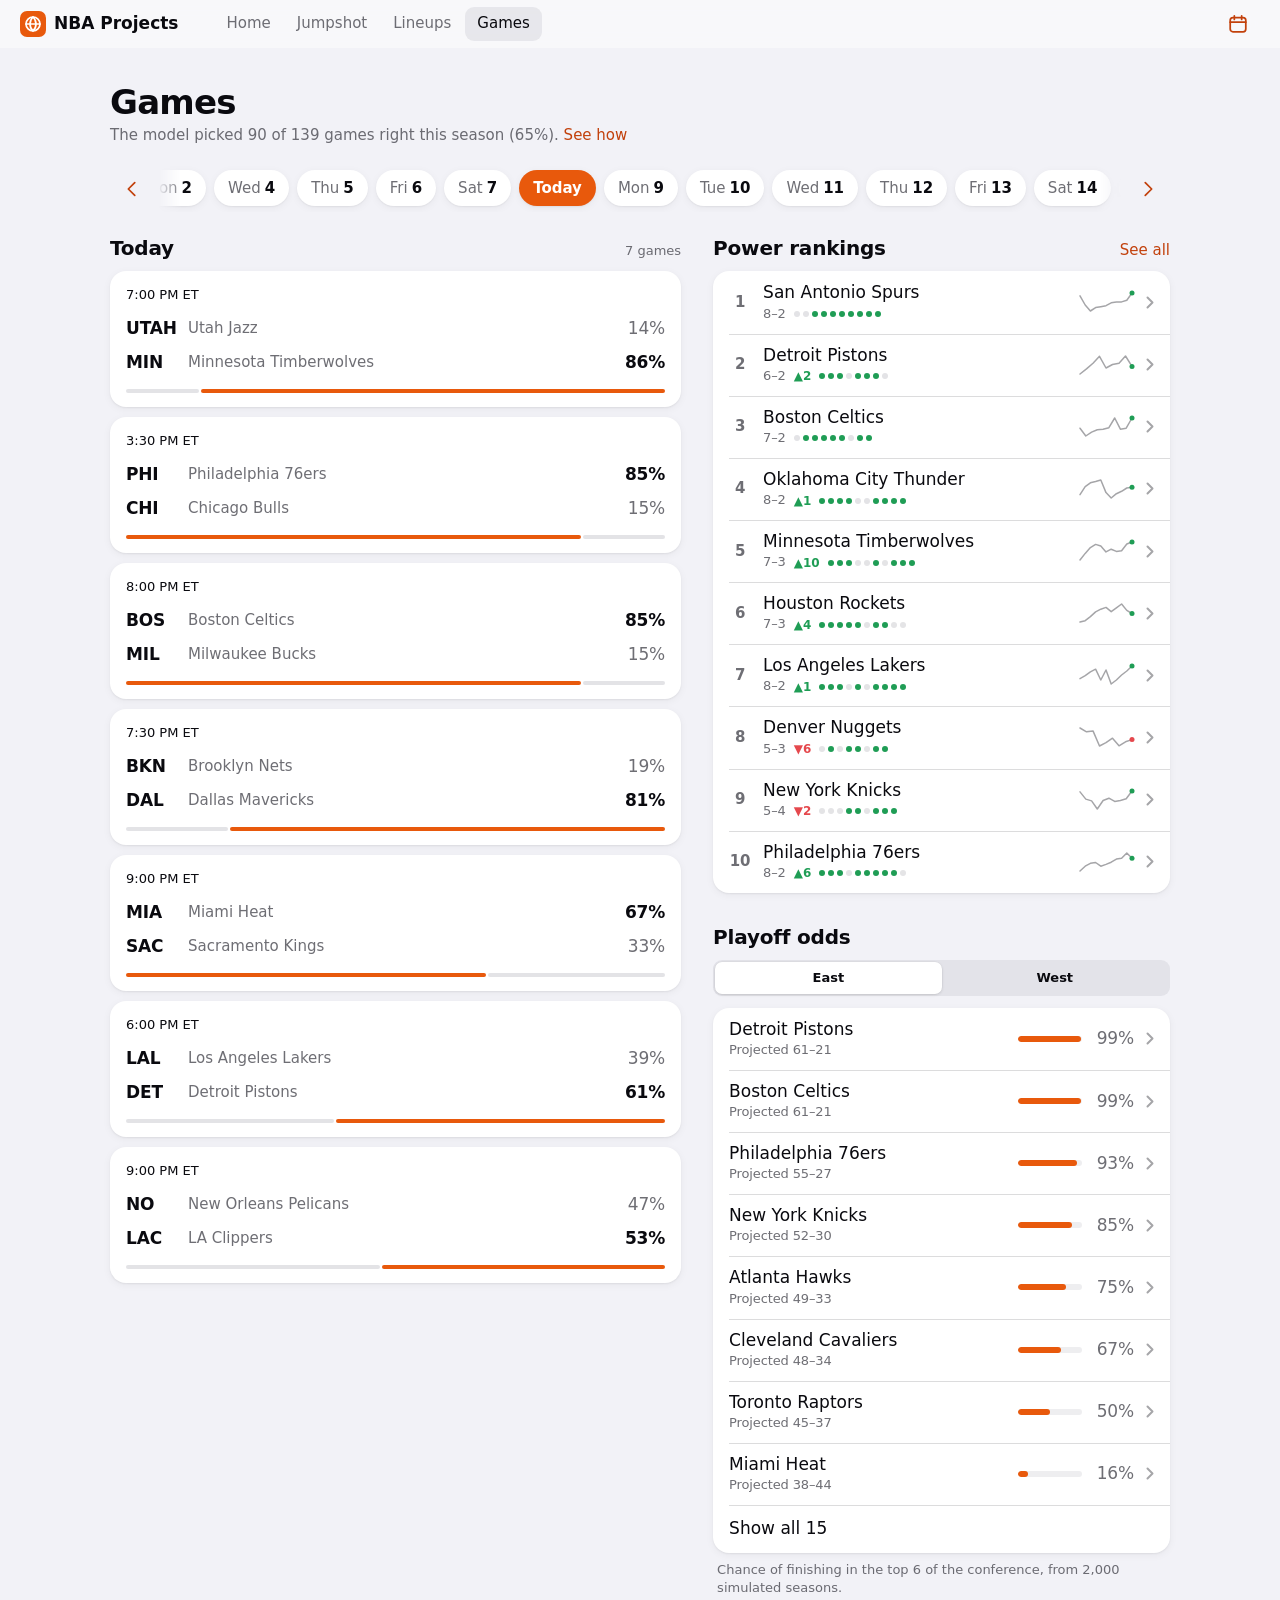
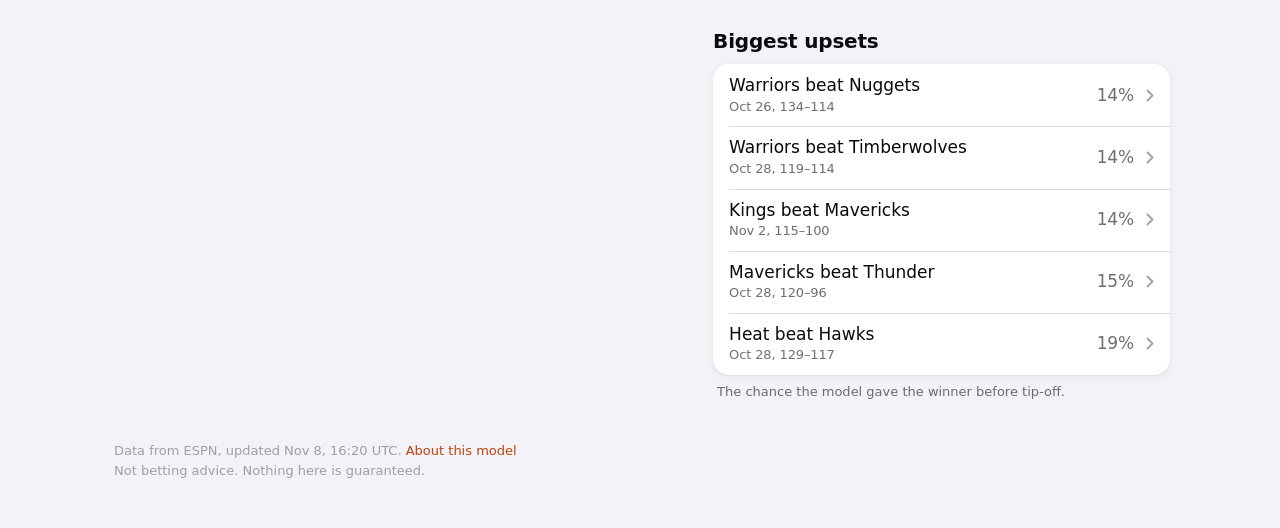
<file: 03-game-predictor/output/report.html>
<!DOCTYPE html>
<html lang="en"><head><meta charset="utf-8">
<meta name="viewport" content="width=device-width, initial-scale=1, viewport-fit=cover">
<meta name="theme-color" content="#f9f9fb" media="(prefers-color-scheme: light)">
<meta name="theme-color" content="#161618" media="(prefers-color-scheme: dark)">
<meta name="color-scheme" content="light dark">
<meta name="apple-mobile-web-app-capable" content="yes">
<meta name="mobile-web-app-capable" content="yes">
<meta name="apple-mobile-web-app-status-bar-style" content="default">
<meta name="apple-mobile-web-app-title" content="NBA Projects">
<link rel="manifest" href="../../site/manifest.webmanifest">
<link rel="apple-touch-icon" href="../../site/icons/apple-touch-icon.png">
<link rel="icon" type="image/png" sizes="192x192" href="../../site/icons/icon-192.png">
<title>Games — NBA Projects</title>
<meta name="description" content="Win chances for every NBA game, power rankings and playoff odds.">
<style>/* NBA Projects — app foundation (app-polish skill). Light + dark via system setting.
   One brand colour (basketball orange), native type, grouped lists, real tab bar. */
:root{
  --font:-apple-system,BlinkMacSystemFont,"SF Pro Text","Inter",system-ui,"Segoe UI",Roboto,sans-serif;
  --font-display:-apple-system,BlinkMacSystemFont,"SF Pro Display","Inter",system-ui,"Segoe UI",Roboto,sans-serif;
  --t-large:34px;--t-1:28px;--t-2:22px;--t-3:20px;--t-body:17px;--t-callout:16px;--t-sub:15px;--t-foot:13px;--t-cap:12px;
  --s1:4px;--s2:8px;--s3:12px;--s4:16px;--s5:20px;--s6:24px;--s8:32px;--s10:40px;
  --margin:16px;
  --r-control:10px;--r-card:16px;--r-sheet:24px;--r-pill:999px;
  --bg:#f2f2f7;--surface:#ffffff;--surface-2:#f2f2f6;--surface-3:#e9e9ef;
  --separator:rgba(60,60,67,.18);
  --label:#0a0a0f;--label-2:rgba(60,60,67,.74);--label-3:rgba(60,60,67,.46);
  --fill:rgba(118,118,128,.12);--fill-2:rgba(118,118,128,.20);
  --brand:#e8590c;--brand-text:#c2410c;--on-brand:#ffffff;--brand-tint:rgba(232,89,12,.12);
  --pos:#1f9d55;--neg:#e5484d;--warn:#c77700;
  --pos-tint:rgba(31,157,85,.12);--neg-tint:rgba(229,72,77,.12);--warn-tint:rgba(199,119,0,.14);
  --shadow-1:0 1px 2px rgba(0,0,0,.06),0 2px 8px rgba(0,0,0,.05);
  --shadow-2:0 8px 30px rgba(0,0,0,.12);
  --bar:rgba(249,249,251,.82);
  --ease:cubic-bezier(.2,.8,.2,1);--dur:220ms;
  --sat:env(safe-area-inset-top,0px);--sab:env(safe-area-inset-bottom,0px);
  --tabbar-h:56px;--topbar-h:48px;
  color-scheme:light dark;
}
@media (prefers-color-scheme:dark){:root{
  --bg:#000000;--surface:#1c1c1e;--surface-2:#2c2c2e;--surface-3:#3a3a3c;
  --separator:rgba(84,84,88,.62);
  --label:#ffffff;--label-2:rgba(235,235,245,.70);--label-3:rgba(235,235,245,.40);
  --fill:rgba(118,118,128,.24);--fill-2:rgba(118,118,128,.34);
  --brand:#ff7a1a;--brand-text:#ff8f3d;--on-brand:#1a0a00;--brand-tint:rgba(255,122,26,.16);
  --pos:#30d158;--neg:#ff453a;--warn:#ffb340;
  --pos-tint:rgba(48,209,88,.16);--neg-tint:rgba(255,69,58,.16);--warn-tint:rgba(255,179,64,.16);
  --shadow-1:none;--shadow-2:0 8px 30px rgba(0,0,0,.5);
  --bar:rgba(22,22,24,.80);
}}
@media (min-width:390px){:root{--margin:20px}}

*{box-sizing:border-box}
html{-webkit-text-size-adjust:100%;-webkit-tap-highlight-color:transparent}
body{margin:0;background:var(--bg);color:var(--label);font:400 var(--t-body)/1.35 var(--font);-webkit-font-smoothing:antialiased;
  padding-top:calc(var(--topbar-h) + var(--sat));padding-bottom:calc(var(--tabbar-h) + var(--sab) + 24px)}
@media (min-width:900px){body{padding-bottom:48px}}
a{color:var(--brand-text);text-decoration:none}
button{font:inherit;color:inherit}
img,svg,video,canvas{display:block;max-width:100%}
.num{font-variant-numeric:tabular-nums;letter-spacing:-.01em}
:focus-visible{outline:2px solid var(--brand);outline-offset:2px;border-radius:6px}

/* ---------- Chrome: top bar + bottom tab bar (rendered by shell.js) ---------- */
.ap-top{position:fixed;inset:0 0 auto 0;z-index:50;height:calc(var(--topbar-h) + var(--sat));padding:var(--sat) var(--margin) 0;
  display:flex;align-items:center;gap:12px;background:var(--bar);backdrop-filter:blur(20px) saturate(180%);-webkit-backdrop-filter:blur(20px) saturate(180%);
  border-bottom:.5px solid transparent;transition:border-color var(--dur) var(--ease)}
.ap-top.scrolled{border-bottom-color:var(--separator)}
.ap-top .ap-title{font:600 var(--t-body)/1 var(--font);opacity:0;transform:translateY(4px);transition:opacity var(--dur) var(--ease),transform var(--dur) var(--ease);
  position:absolute;left:50%;translate:-50% 0;white-space:nowrap;max-width:60vw;overflow:hidden;text-overflow:ellipsis}
.ap-top.scrolled .ap-title{opacity:1;transform:none}
.ap-top .ap-home{display:flex;align-items:center;gap:8px;font:600 var(--t-body)/1 var(--font);color:var(--label)}
.ap-top .ap-home svg{width:26px;height:26px}
.ap-top .ap-actions{margin-left:auto;display:flex;gap:4px}
.ap-deskNav{display:none}
@media (min-width:900px){
  .ap-top .ap-title{display:none}
  .ap-deskNav{display:flex;gap:2px;margin-left:24px}
  .ap-deskNav a{height:34px;padding:0 12px;border-radius:9px;display:flex;align-items:center;color:var(--label-2);font:500 var(--t-sub)/1 var(--font)}
  .ap-deskNav a:hover{background:var(--fill);color:var(--label)}
  .ap-deskNav a.on{color:var(--label);background:var(--fill)}
}
.ap-tabs{position:fixed;inset:auto 0 0 0;z-index:50;display:flex;padding:0 4px var(--sab);height:calc(var(--tabbar-h) + var(--sab));
  background:var(--bar);backdrop-filter:blur(20px) saturate(180%);-webkit-backdrop-filter:blur(20px) saturate(180%);border-top:.5px solid var(--separator)}
.ap-tabs a{flex:1;display:flex;flex-direction:column;align-items:center;justify-content:center;gap:3px;color:var(--label-3);font:500 10.5px/1 var(--font);user-select:none}
.ap-tabs a svg{width:25px;height:25px;fill:none;stroke:currentColor;stroke-width:1.8;stroke-linecap:round;stroke-linejoin:round}
.ap-tabs a.on{color:var(--brand)}
.ap-tabs a:active{opacity:.6}
@media (min-width:900px){.ap-tabs{display:none}}

/* ---------- Layout ---------- */
.page{max-width:720px;margin:0 auto;padding:0 var(--margin)}
.page.wide{max-width:1100px}
.large-title{font:700 var(--t-large)/1.1 var(--font-display);letter-spacing:-.022em;margin:8px 0 4px}
.subtitle{font:400 var(--t-sub)/1.4 var(--font);color:var(--label-2);margin:0 0 4px}
.section{margin-top:var(--s8)}
.section-h{display:flex;align-items:baseline;justify-content:space-between;gap:12px;margin:0 0 10px}
.section-h h2{font:600 var(--t-3)/1.25 var(--font-display);letter-spacing:-.01em;margin:0}
.section-h .more{font:400 var(--t-sub)/1 var(--font);color:var(--brand-text)}
.section-foot{font:400 var(--t-foot)/1.4 var(--font);color:var(--label-2);margin:8px 4px 0}
.cols{display:grid;gap:var(--s4)}
@media (min-width:900px){.cols.two{grid-template-columns:1fr 1fr}.cols.side{grid-template-columns:1.4fr 1fr}}

/* ---------- Surfaces ---------- */
.card{background:var(--surface);border-radius:var(--r-card);box-shadow:var(--shadow-1);overflow:hidden}
.card.pad{padding:var(--s4)}
.tappable{cursor:pointer;transition:transform 120ms var(--ease),background-color 120ms var(--ease);user-select:none}
.tappable:active{transform:scale(.98)}

/* Grouped inset list */
.list{background:var(--surface);border-radius:var(--r-card);box-shadow:var(--shadow-1);overflow:hidden}
.row{display:flex;align-items:center;gap:12px;min-height:48px;padding:11px var(--s4);position:relative}
.row + .row::before{content:"";position:absolute;top:0;left:var(--s4);right:0;height:.5px;background:var(--separator)}
.row.inset + .row.inset::before{left:60px}
a.row,button.row{width:100%;border:0;background:none;text-align:left;color:inherit;cursor:pointer}
a.row:active,button.row:active{background:var(--surface-2)}
.row .grow{flex:1;min-width:0}
.row .title{font:400 var(--t-body)/1.25 var(--font);white-space:nowrap;overflow:hidden;text-overflow:ellipsis}
.row .sub{font:400 var(--t-foot)/1.3 var(--font);color:var(--label-2);margin-top:2px}
.row .value{color:var(--label-2);font-variant-numeric:tabular-nums;white-space:nowrap}
.row .chev{width:8px;height:13px;color:var(--label-3);flex:none}
.row.selected{background:var(--brand-tint)}

/* ---------- Stats ---------- */
.stat .v{font:600 var(--t-large)/1 var(--font-display);letter-spacing:-.02em;font-variant-numeric:tabular-nums}
.stat .v small{font:500 var(--t-body)/1 var(--font);color:var(--label-2);margin-left:2px;letter-spacing:0}
.stat .c{font:400 var(--t-foot)/1.35 var(--font);color:var(--label-2);margin-top:6px}
.stat.hero .v{font-size:56px;font-weight:700}
.stat.brand .v{color:var(--brand)}
.stats{display:grid;grid-template-columns:1fr 1fr;gap:var(--s5) var(--s4)}
@media (min-width:700px){.stats.four{grid-template-columns:repeat(4,1fr)}}

.pos{color:var(--pos)}.neg{color:var(--neg)}.warn{color:var(--warn)}.muted{color:var(--label-2)}.faint{color:var(--label-3)}

/* ---------- Controls ---------- */
.btn{appearance:none;border:0;height:50px;padding:0 20px;border-radius:14px;background:var(--fill);color:var(--label);
  font:600 var(--t-body)/1 var(--font);display:inline-flex;align-items:center;justify-content:center;gap:8px;cursor:pointer;
  transition:filter 120ms var(--ease),transform 120ms var(--ease);user-select:none;text-decoration:none}
.btn:active{transform:scale(.98);filter:brightness(.92)}
.btn.primary{background:var(--brand);color:var(--on-brand)}
.btn.block{width:100%}
.btn.sm{height:36px;padding:0 14px;border-radius:10px;font-size:var(--t-sub)}
.btn.plain{background:none;color:var(--brand-text);padding:0 8px}
.btn[disabled]{opacity:.4;pointer-events:none}
.icon-btn{appearance:none;border:0;background:none;width:44px;height:44px;border-radius:22px;display:grid;place-items:center;color:var(--brand-text);cursor:pointer}
.icon-btn:active{background:var(--fill)}
.icon-btn svg{width:22px;height:22px;fill:none;stroke:currentColor;stroke-width:1.9;stroke-linecap:round;stroke-linejoin:round}

.seg{position:relative;display:flex;background:var(--fill);border-radius:9px;padding:2px;gap:0}
.seg button{flex:1;appearance:none;border:0;background:none;height:32px;border-radius:7px;font:600 var(--t-foot)/1 var(--font);color:var(--label);cursor:pointer;position:relative;z-index:1;white-space:nowrap;padding:0 10px}
.seg button.on{background:var(--surface);box-shadow:0 1px 3px rgba(0,0,0,.12),0 0 0 .5px rgba(0,0,0,.04)}
@media (prefers-color-scheme:dark){.seg button.on{background:var(--surface-3);box-shadow:none}}

select.field,input.field{appearance:none;-webkit-appearance:none;width:100%;height:44px;border:0;border-radius:var(--r-control);background:var(--fill);
  color:var(--label);font:400 var(--t-body)/1 var(--font);padding:0 36px 0 12px}
select.field{background-image:url("data:image/svg+xml,%3Csvg xmlns='http://www.w3.org/2000/svg' width='12' height='8' viewBox='0 0 12 8'%3E%3Cpath d='M1 1.5l5 5 5-5' fill='none' stroke='%238e8e93' stroke-width='1.8' stroke-linecap='round' stroke-linejoin='round'/%3E%3C/svg%3E");
  background-repeat:no-repeat;background-position:right 12px center}
input[type=range]{width:100%;accent-color:var(--brand)}

/* Status badge: only for real statuses (Live, Final, Out, Win) */
.badge{display:inline-flex;align-items:center;gap:4px;height:22px;padding:0 8px;border-radius:6px;font:600 var(--t-cap)/1 var(--font);
  background:var(--fill);color:var(--label-2);white-space:nowrap}
.badge.pos{background:var(--pos-tint);color:var(--pos)}.badge.neg{background:var(--neg-tint);color:var(--neg)}
.badge.warn{background:var(--warn-tint);color:var(--warn)}.badge.brand{background:var(--brand-tint);color:var(--brand-text)}
.badge .dot{width:6px;height:6px;border-radius:3px;background:currentColor}

/* Bars */
.meter{height:6px;border-radius:3px;background:var(--fill);overflow:hidden}
.meter > i{display:block;height:100%;border-radius:3px;background:var(--brand)}
.split{display:flex;height:6px;border-radius:3px;overflow:hidden;gap:2px}
.split > i{display:block;height:100%}

/* Sheet */
.scrim{position:fixed;inset:0;background:rgba(0,0,0,.4);opacity:0;pointer-events:none;transition:opacity var(--dur) var(--ease);z-index:80}
.scrim.open{opacity:1;pointer-events:auto}
.sheet{position:fixed;inset:auto 0 0 0;z-index:90;max-height:88vh;overflow:auto;background:var(--surface);border-radius:var(--r-sheet) var(--r-sheet) 0 0;
  padding:8px var(--margin) calc(var(--sab) + 24px);transform:translateY(102%);transition:transform 320ms var(--ease);box-shadow:var(--shadow-2);overscroll-behavior:contain}
@media (prefers-color-scheme:dark){.sheet{background:var(--surface)}}
.sheet.open{transform:none}
.sheet .grabber{width:36px;height:5px;border-radius:3px;background:var(--fill-2);margin:0 auto 12px}
.sheet h3{font:600 var(--t-2)/1.2 var(--font-display);margin:4px 0 12px}
@media (min-width:900px){.sheet{inset:50% auto auto 50%;width:min(560px,92vw);max-height:80vh;border-radius:var(--r-sheet);transform:translate(-50%,-46%) scale(.98);opacity:0;pointer-events:none;transition:opacity var(--dur) var(--ease),transform var(--dur) var(--ease);padding-bottom:24px}
  .sheet.open{transform:translate(-50%,-50%);opacity:1;pointer-events:auto}.sheet .grabber{display:none}}

/* Toast */
.toast{position:fixed;left:50%;bottom:calc(var(--tabbar-h) + var(--sab) + 16px);translate:-50% 12px;opacity:0;z-index:95;background:var(--label);color:var(--bg);
  font:600 var(--t-sub)/1 var(--font);padding:12px 16px;border-radius:12px;transition:opacity var(--dur) var(--ease),translate var(--dur) var(--ease);pointer-events:none}
.toast.show{opacity:1;translate:-50% 0}

/* Skeleton */
.skel{background:linear-gradient(90deg,var(--fill) 0%,var(--fill-2) 50%,var(--fill) 100%);background-size:200% 100%;animation:skel 1.2s linear infinite;border-radius:8px}
@keyframes skel{to{background-position:-200% 0}}

/* Empty / error */
.empty{text-align:center;padding:40px 24px}
.empty svg{width:48px;height:48px;margin:0 auto 12px;color:var(--label-3)}
.empty h3{font:600 var(--t-3)/1.25 var(--font-display);margin:0 0 6px}
.empty p{color:var(--label-2);font-size:var(--t-sub);margin:0 0 16px}

/* Charts (SVG) */
svg.chart{width:100%;height:auto;overflow:visible}
.chart text{font:400 11px var(--font);fill:var(--label-3);font-variant-numeric:tabular-nums}
.chart .grid{stroke:var(--separator);stroke-width:.5}
.chart .series{fill:none;stroke:var(--brand);stroke-width:2;stroke-linejoin:round;stroke-linecap:round}
.chart .series.muted{stroke:var(--label-3);stroke-width:1.5}

/* Tables (desktop) */
.table{width:100%;border-collapse:collapse;font-size:var(--t-sub)}
.table th{font:600 var(--t-foot)/1 var(--font);color:var(--label-2);text-align:left;padding:10px var(--s4);border-bottom:.5px solid var(--separator)}
.table td{padding:12px var(--s4);border-bottom:.5px solid var(--separator);font-variant-numeric:tabular-nums}
.table tr:last-child td{border-bottom:0}
.table .r{text-align:right}

.footer-note{margin:40px 4px 0;font:400 var(--t-foot)/1.5 var(--font);color:var(--label-3)}
.footer-note a{color:var(--label-2);text-decoration:underline}

/* Foundation additions */
@media (max-width:899px){.ap-top .ap-brandname{display:none}}
@media (min-width:900px){.large-title{margin-top:36px}}
.row .title.wrap{white-space:normal}
@media (max-width:429px){.row.stack-sm{flex-wrap:wrap}.row.stack-sm .value{flex-basis:100%;order:3;padding-left:0;margin-top:-2px;font-size:var(--t-foot)}}
@media (hover:hover){.card.tappable:hover,a.row:hover,button.row:hover{background:var(--surface-2)}}
@media (prefers-reduced-motion:reduce){*{transition:none!important;animation:none!important}}
</style>
<style>
.summary{font:400 var(--t-sub)/1.4 var(--font);color:var(--label-2);margin:0}
.summary a{white-space:nowrap}
.linkbtn{appearance:none;border:0;background:none;padding:0;font:inherit;color:var(--brand-text);cursor:pointer}
.linkbtn:active{opacity:.6}
.section-h .linkbtn{min-height:44px;padding:0 8px;margin:-12px -8px}
html{scroll-padding:calc(var(--topbar-h) + var(--sat) + 8px) 0 calc(var(--tabbar-h) + var(--sab) + 8px)}

/* Date strip */
.strip{position:relative;margin:16px calc(-1 * var(--margin)) 0}
.days{display:flex;align-items:center;gap:8px;overflow-x:auto;scroll-snap-type:x proximity;padding:4px var(--margin) 6px;scrollbar-width:none;-webkit-overflow-scrolling:touch;overscroll-behavior-x:contain}
.days::-webkit-scrollbar{display:none}
.day{flex:none;appearance:none;border:0;height:36px;min-width:44px;padding:0 14px;border-radius:var(--r-pill);background:var(--surface);color:var(--label);box-shadow:var(--shadow-1);
  font:600 var(--t-sub)/1 var(--font);font-variant-numeric:tabular-nums;scroll-snap-align:center;cursor:pointer;user-select:none;transition:background-color 160ms var(--ease),color 160ms var(--ease),transform 100ms var(--ease)}
.day .wd{font-weight:400;color:var(--label-2);margin-right:4px}
.day.on{background:var(--brand);color:var(--on-brand)}
.day.on .wd{color:inherit;opacity:.85}
.day:active{transform:scale(.96)}
.mon{flex:none;font:600 var(--t-foot)/1 var(--font);color:var(--label-2);padding:0 2px 0 6px}
.strip .nav{display:none}
@media (min-width:900px){
  .strip{margin:20px 0 0;display:flex;align-items:center;gap:4px}
  .days{flex:1;padding:4px 2px 6px;-webkit-mask-image:linear-gradient(90deg,transparent,#000 24px,#000 calc(100% - 24px),transparent);mask-image:linear-gradient(90deg,transparent,#000 24px,#000 calc(100% - 24px),transparent);padding-left:24px;padding-right:24px}
  .strip .nav{display:grid}
  .strip .nav[disabled]{opacity:.3;pointer-events:none}
}
@media (hover:hover){.day:not(.on):hover{background:var(--surface-2)}}

/* Slate */
.slate-h{margin-top:24px}
.slate-h .meta{font:400 var(--t-foot)/1.2 var(--font);color:var(--label-2);white-space:nowrap}
.games{display:grid;grid-template-columns:minmax(0,1fr);gap:10px}
.game{display:block;width:100%;appearance:none;border:0;text-align:left;color:inherit;font:inherit;background:var(--surface);border-radius:var(--r-card);box-shadow:var(--shadow-1);
  padding:12px var(--s4) 14px;cursor:pointer;user-select:none;transition:transform 120ms var(--ease),background-color 120ms var(--ease)}
.game:active{transform:scale(.985);background:var(--surface-2)}
@media (hover:hover){.game:hover{background:var(--surface-2)}}
.g-top{display:flex;align-items:center;gap:8px;min-height:22px;margin-bottom:6px;font:400 var(--t-foot)/1 var(--font);color:var(--label-2)}
.g-top .clock{font-variant-numeric:tabular-nums;color:var(--label)}
.g-top .badge:last-child{margin-left:auto}
.g-team{display:flex;align-items:center;gap:10px;min-height:34px}
.g-ab{flex:none;width:52px;font:700 var(--t-body)/1 var(--font-display);letter-spacing:-.01em}
.g-nm{flex:1;min-width:0;font:400 var(--t-sub)/1.2 var(--font);color:var(--label-2);white-space:nowrap;overflow:hidden;text-overflow:ellipsis}
.g-pct{flex:none;min-width:44px;text-align:right;font:400 var(--t-sub)/1 var(--font);color:var(--label-2);font-variant-numeric:tabular-nums}
.g-pct.fav{color:var(--label);font-weight:600}
.g-pct.big{font-size:var(--t-body)}
.g-sc{flex:none;min-width:40px;text-align:right;font:600 var(--t-2)/1 var(--font-display);font-variant-numeric:tabular-nums;letter-spacing:-.01em}
.g-sc.lose{color:var(--label-2);font-weight:500}
.wbar{display:flex;gap:2px;height:4px;margin-top:10px}
.wbar i{display:block;height:100%;border-radius:2px;background:var(--fill-2);transition:flex-grow var(--dur) var(--ease)}
.wbar i.fav{background:var(--brand)}
.empty-day{background:var(--surface);border-radius:var(--r-card);box-shadow:var(--shadow-1)}

/* Lists */
.list .row .title.b,.value.strong,.strong{font-weight:600;color:var(--label)}
.rk-n{flex:none;width:22px;text-align:center;font:600 var(--t-sub)/1 var(--font);color:var(--label-2)}
.row .title{display:block}
.row .sub{display:flex;align-items:center;gap:8px}
.mv{font:600 var(--t-cap)/1 var(--font)}
.form{display:inline-flex;gap:3px}
.form i{width:6px;height:6px;border-radius:3px;background:var(--fill-2)}
.form i.w{background:var(--pos)}
svg.spark{flex:none;width:56px;height:24px;overflow:visible}
svg.spark polyline{fill:none;stroke:var(--label-3);stroke-width:1.5;stroke-linejoin:round;stroke-linecap:round}
svg.spark circle.pos{fill:var(--pos)} svg.spark circle.neg{fill:var(--neg)}
.row .meter{flex:none;width:64px}
.meter + .value{min-width:40px;text-align:right}
.odds .row.extra{display:none}
.odds.all .row.extra{display:flex}
.odds.all .show-all{display:none}
.show-all{color:var(--brand-text)}
.seg{margin-bottom:12px}
@media (min-width:900px){.side-col .seg{max-width:none}}

/* Desktop layout */
.main-cols{margin-top:0;grid-template-columns:minmax(0,1fr)}
.side-col > .section:first-child{margin-top:24px}
@media (min-width:900px){
  .main-cols{grid-template-columns:minmax(0,1.25fr) minmax(0,1fr);gap:32px;align-items:start}
}

/* Sheet internals */
.sheet[inert]{visibility:hidden;transition:transform 320ms var(--ease),visibility 0s 320ms}
@media (min-width:900px){.sheet[inert]{transition:opacity var(--dur) var(--ease),transform var(--dur) var(--ease),visibility 0s var(--dur)}}
.sh-bar{position:sticky;top:-8px;z-index:2;display:flex;align-items:center;min-height:44px;margin:-8px calc(-1 * var(--margin)) 0;padding:8px calc(var(--margin) - 8px) 0;background:var(--surface)}
.sh-bar .grabber{position:absolute;left:50%;top:6px;translate:-50% 0;margin:0}
.sh-bar .done{margin-left:auto;font-weight:600}
.sh-bar [hidden]{display:none}
.sh-bar .btn.plain{height:44px}
.sheet .lead{font:400 var(--t-sub)/1.45 var(--font);color:var(--label-2);margin:0 0 8px}
.sheet .body-s{font:400 var(--t-sub)/1.45 var(--font);color:var(--label-2);margin:0 0 10px}
.sheet .sub-h{font:600 var(--t-body)/1.3 var(--font);margin:28px 0 8px}
.sheet .list{background:var(--surface-2);box-shadow:none}
.sheet .list .row + .row::before{background:var(--separator)}
.sheet a.row:active,.sheet button.row:active{background:var(--surface-3)}
.sheet svg.chart{margin:4px 0 0}
.chart text{font-size:12px}
.chart .lab-main{fill:var(--brand-text);font-weight:600}
@media (min-width:900px){.sheet svg.chart{max-width:420px}}
.tbl-wrap{overflow-x:auto;margin:0 calc(-1 * var(--margin));padding:0 var(--margin)}
.tbl-wrap .table{min-width:340px;font-size:var(--t-foot)}
.tbl-wrap .table th,.tbl-wrap .table td{padding:10px 6px}
.tbl-wrap .table th:first-child,.tbl-wrap .table td:first-child{padding-left:0}
.tbl-wrap .table tr.b td{font-weight:600}
.sheet h3 small{display:block;font:400 var(--t-sub)/1.3 var(--font);color:var(--label-2);margin-top:4px}
.sheet .stats{margin:16px 0 4px}
.sheet .stats.three{grid-template-columns:repeat(3,1fr)}
.sheet .stat .v{font-size:var(--t-1)}
.matchup{display:flex;align-items:flex-end;justify-content:space-between;gap:16px;margin:16px 0 0}
.matchup .side{min-width:0}
.matchup .side.r{text-align:right}
.matchup .v{font:600 var(--t-large)/1 var(--font-display);letter-spacing:-.02em;font-variant-numeric:tabular-nums}
.matchup .side:not(.fav) .v{color:var(--label-2);font-weight:500}
.matchup .c{font:400 var(--t-foot)/1.3 var(--font);color:var(--label-2);margin-top:6px}
.sheet .wbar{height:6px;margin:12px 0 4px}
.why .row{align-items:flex-start}
.why .title{white-space:normal}
.rng{margin-top:4px}
.date-sheet .field{margin:4px 0 16px}
</style>
</head>
<body data-app="predictor" data-title="Games" data-depth="../../site/">

<template id="top-actions"><button type="button" class="icon-btn" data-act="dates" aria-label="Choose a date"><svg viewBox="0 0 24 24" aria-hidden="true"><rect x="3.5" y="5" width="17" height="15.5" rx="3"/><path d="M3.5 10h17M8 3v4M16 3v4"/></svg></button></template>
<main class="page wide">
  <h1 class="large-title">Games</h1>
  <p class="summary">The model picked 90 of 139 games right this season (65%). <button type="button" class="linkbtn" data-act="about">See how</button></p>

  <div class="strip">
    <button type="button" class="icon-btn nav" id="day-prev" data-act="prev" aria-label="Previous day"><svg viewBox="0 0 24 24" aria-hidden="true"><path d="M15 5l-7 7 7 7"/></svg></button>
    <div class="days" id="days" role="tablist" aria-label="Game days"></div>
    <button type="button" class="icon-btn nav" id="day-next" data-act="next" aria-label="Next day"><svg viewBox="0 0 24 24" aria-hidden="true"><path d="M9 5l7 7-7 7"/></svg></button>
  </div>

  <div class="cols main-cols">
    <section aria-labelledby="slate-title">
      <div class="section-h slate-h"><h2 id="slate-title">Today</h2><span class="meta" id="slate-meta" aria-live="polite"></span></div>
      <div class="games" id="slate"></div>
    </section>

    <div class="side-col">
      <section class="section" aria-labelledby="rk-h">
        <div class="section-h"><h2 id="rk-h">Power rankings</h2><button type="button" class="linkbtn more" data-act="rankings">See all</button></div>
        <div class="list"><button type="button" class="row rk" data-team="SA"><span class="rk-n num">1</span><span class="grow"><span class="title">San Antonio Spurs</span><span class="sub"><span class="num">8&ndash;2</span><span class="form" role="img" aria-label="Last 10: 8 wins, 2 losses"><i class="l"></i><i class="l"></i><i class="w"></i><i class="w"></i><i class="w"></i><i class="w"></i><i class="w"></i><i class="w"></i><i class="w"></i><i class="w"></i></span></span></span><svg class="spark" viewBox="0 0 56 24" aria-hidden="true"><polyline points="2.0,5.9 7.2,15.0 12.4,21.0 17.6,17.6 22.8,16.7 28.0,15.7 33.2,12.8 38.4,12.1 43.6,11.9 48.8,10.2 54.0,3.0"/><circle cx="54.0" cy="3.0" r="2.5" class="pos"/></svg><svg class="chev" viewBox="0 0 8 13" aria-hidden="true"><path d="M1.5 1.5 6.5 6.5 1.5 11.5" fill="none" stroke="currentColor" stroke-width="2" stroke-linecap="round" stroke-linejoin="round"/></svg></button><button type="button" class="row rk" data-team="DET"><span class="rk-n num">2</span><span class="grow"><span class="title">Detroit Pistons</span><span class="sub"><span class="num">6&ndash;2</span><span class="mv pos" aria-label="up 2">&#9650;2</span><span class="form" role="img" aria-label="Last 8: 6 wins, 2 losses"><i class="w"></i><i class="w"></i><i class="w"></i><i class="l"></i><i class="w"></i><i class="w"></i><i class="w"></i><i class="l"></i></span></span></span><svg class="spark" viewBox="0 0 56 24" aria-hidden="true"><polyline points="2.0,21.0 8.5,15.9 15.0,10.3 21.5,3.3 28.0,15.0 34.5,11.5 41.0,10.3 47.5,3.0 54.0,13.4"/><circle cx="54.0" cy="13.4" r="2.5" class="pos"/></svg><svg class="chev" viewBox="0 0 8 13" aria-hidden="true"><path d="M1.5 1.5 6.5 6.5 1.5 11.5" fill="none" stroke="currentColor" stroke-width="2" stroke-linecap="round" stroke-linejoin="round"/></svg></button><button type="button" class="row rk" data-team="BOS"><span class="rk-n num">3</span><span class="grow"><span class="title">Boston Celtics</span><span class="sub"><span class="num">7&ndash;2</span><span class="form" role="img" aria-label="Last 9: 7 wins, 2 losses"><i class="l"></i><i class="w"></i><i class="w"></i><i class="w"></i><i class="w"></i><i class="w"></i><i class="l"></i><i class="w"></i><i class="w"></i></span></span></span><svg class="spark" viewBox="0 0 56 24" aria-hidden="true"><polyline points="2.0,13.2 7.8,21.0 13.6,17.1 19.3,14.7 25.1,14.2 30.9,12.7 36.7,3.0 42.4,14.2 48.2,13.2 54.0,3.0"/><circle cx="54.0" cy="3.0" r="2.5" class="pos"/></svg><svg class="chev" viewBox="0 0 8 13" aria-hidden="true"><path d="M1.5 1.5 6.5 6.5 1.5 11.5" fill="none" stroke="currentColor" stroke-width="2" stroke-linecap="round" stroke-linejoin="round"/></svg></button><button type="button" class="row rk" data-team="OKC"><span class="rk-n num">4</span><span class="grow"><span class="title">Oklahoma City Thunder</span><span class="sub"><span class="num">8&ndash;2</span><span class="mv pos" aria-label="up 1">&#9650;1</span><span class="form" role="img" aria-label="Last 10: 8 wins, 2 losses"><i class="w"></i><i class="w"></i><i class="w"></i><i class="w"></i><i class="l"></i><i class="l"></i><i class="w"></i><i class="w"></i><i class="w"></i><i class="w"></i></span></span></span><svg class="spark" viewBox="0 0 56 24" aria-hidden="true"><polyline points="2.0,17.7 7.2,9.7 12.4,5.8 17.6,4.5 22.8,3.0 28.0,15.6 33.2,21.0 38.4,16.7 43.6,14.3 48.8,11.0 54.0,10.2"/><circle cx="54.0" cy="10.2" r="2.5" class="pos"/></svg><svg class="chev" viewBox="0 0 8 13" aria-hidden="true"><path d="M1.5 1.5 6.5 6.5 1.5 11.5" fill="none" stroke="currentColor" stroke-width="2" stroke-linecap="round" stroke-linejoin="round"/></svg></button><button type="button" class="row rk" data-team="MIN"><span class="rk-n num">5</span><span class="grow"><span class="title">Minnesota Timberwolves</span><span class="sub"><span class="num">7&ndash;3</span><span class="mv pos" aria-label="up 10">&#9650;10</span><span class="form" role="img" aria-label="Last 10: 7 wins, 3 losses"><i class="w"></i><i class="w"></i><i class="w"></i><i class="l"></i><i class="l"></i><i class="w"></i><i class="l"></i><i class="w"></i><i class="w"></i><i class="w"></i></span></span></span><svg class="spark" viewBox="0 0 56 24" aria-hidden="true"><polyline points="2.0,21.0 7.2,14.4 12.4,8.6 17.6,5.4 22.8,7.0 28.0,12.9 33.2,10.2 38.4,12.4 43.6,11.7 48.8,5.0 54.0,3.0"/><circle cx="54.0" cy="3.0" r="2.5" class="pos"/></svg><svg class="chev" viewBox="0 0 8 13" aria-hidden="true"><path d="M1.5 1.5 6.5 6.5 1.5 11.5" fill="none" stroke="currentColor" stroke-width="2" stroke-linecap="round" stroke-linejoin="round"/></svg></button><button type="button" class="row rk" data-team="HOU"><span class="rk-n num">6</span><span class="grow"><span class="title">Houston Rockets</span><span class="sub"><span class="num">7&ndash;3</span><span class="mv pos" aria-label="up 4">&#9650;4</span><span class="form" role="img" aria-label="Last 10: 7 wins, 3 losses"><i class="w"></i><i class="w"></i><i class="w"></i><i class="w"></i><i class="w"></i><i class="l"></i><i class="w"></i><i class="w"></i><i class="l"></i><i class="l"></i></span></span></span><svg class="spark" viewBox="0 0 56 24" aria-hidden="true"><polyline points="2.0,21.0 7.2,19.7 12.4,15.6 17.6,10.9 22.8,8.2 28.0,6.4 33.2,10.7 38.4,6.8 43.6,3.0 48.8,9.4 54.0,12.5"/><circle cx="54.0" cy="12.5" r="2.5" class="pos"/></svg><svg class="chev" viewBox="0 0 8 13" aria-hidden="true"><path d="M1.5 1.5 6.5 6.5 1.5 11.5" fill="none" stroke="currentColor" stroke-width="2" stroke-linecap="round" stroke-linejoin="round"/></svg></button><button type="button" class="row rk" data-team="LAL"><span class="rk-n num">7</span><span class="grow"><span class="title">Los Angeles Lakers</span><span class="sub"><span class="num">8&ndash;2</span><span class="mv pos" aria-label="up 1">&#9650;1</span><span class="form" role="img" aria-label="Last 10: 8 wins, 2 losses"><i class="w"></i><i class="w"></i><i class="w"></i><i class="l"></i><i class="w"></i><i class="l"></i><i class="w"></i><i class="w"></i><i class="w"></i><i class="w"></i></span></span></span><svg class="spark" viewBox="0 0 56 24" aria-hidden="true"><polyline points="2.0,15.6 7.2,12.7 12.4,8.8 17.6,6.2 22.8,17.0 28.0,7.0 33.2,21.0 38.4,17.0 43.6,12.0 48.8,8.0 54.0,3.0"/><circle cx="54.0" cy="3.0" r="2.5" class="pos"/></svg><svg class="chev" viewBox="0 0 8 13" aria-hidden="true"><path d="M1.5 1.5 6.5 6.5 1.5 11.5" fill="none" stroke="currentColor" stroke-width="2" stroke-linecap="round" stroke-linejoin="round"/></svg></button><button type="button" class="row rk" data-team="DEN"><span class="rk-n num">8</span><span class="grow"><span class="title">Denver Nuggets</span><span class="sub"><span class="num">5&ndash;3</span><span class="mv neg" aria-label="down 6">&#9660;6</span><span class="form" role="img" aria-label="Last 8: 5 wins, 3 losses"><i class="l"></i><i class="w"></i><i class="l"></i><i class="w"></i><i class="w"></i><i class="l"></i><i class="w"></i><i class="w"></i></span></span></span><svg class="spark" viewBox="0 0 56 24" aria-hidden="true"><polyline points="2.0,3.0 8.5,6.8 15.0,5.9 21.5,21.0 28.0,17.7 34.5,13.2 41.0,20.8 47.5,16.8 54.0,14.6"/><circle cx="54.0" cy="14.6" r="2.5" class="neg"/></svg><svg class="chev" viewBox="0 0 8 13" aria-hidden="true"><path d="M1.5 1.5 6.5 6.5 1.5 11.5" fill="none" stroke="currentColor" stroke-width="2" stroke-linecap="round" stroke-linejoin="round"/></svg></button><button type="button" class="row rk" data-team="NY"><span class="rk-n num">9</span><span class="grow"><span class="title">New York Knicks</span><span class="sub"><span class="num">5&ndash;4</span><span class="mv neg" aria-label="down 2">&#9660;2</span><span class="form" role="img" aria-label="Last 9: 5 wins, 4 losses"><i class="l"></i><i class="l"></i><i class="l"></i><i class="w"></i><i class="w"></i><i class="l"></i><i class="w"></i><i class="w"></i><i class="w"></i></span></span></span><svg class="spark" viewBox="0 0 56 24" aria-hidden="true"><polyline points="2.0,3.9 7.8,11.1 13.6,12.9 19.3,21.0 25.1,12.5 30.9,10.2 36.7,13.4 42.4,12.5 48.2,10.8 54.0,3.0"/><circle cx="54.0" cy="3.0" r="2.5" class="pos"/></svg><svg class="chev" viewBox="0 0 8 13" aria-hidden="true"><path d="M1.5 1.5 6.5 6.5 1.5 11.5" fill="none" stroke="currentColor" stroke-width="2" stroke-linecap="round" stroke-linejoin="round"/></svg></button><button type="button" class="row rk" data-team="PHI"><span class="rk-n num">10</span><span class="grow"><span class="title">Philadelphia 76ers</span><span class="sub"><span class="num">8&ndash;2</span><span class="mv pos" aria-label="up 6">&#9650;6</span><span class="form" role="img" aria-label="Last 10: 8 wins, 2 losses"><i class="w"></i><i class="w"></i><i class="w"></i><i class="l"></i><i class="w"></i><i class="w"></i><i class="w"></i><i class="w"></i><i class="w"></i><i class="l"></i></span></span></span><svg class="spark" viewBox="0 0 56 24" aria-hidden="true"><polyline points="2.0,21.0 7.2,16.2 12.4,13.3 17.6,12.5 22.8,16.2 28.0,14.4 33.2,12.2 38.4,9.1 43.6,8.3 48.8,3.0 54.0,8.3"/><circle cx="54.0" cy="8.3" r="2.5" class="pos"/></svg><svg class="chev" viewBox="0 0 8 13" aria-hidden="true"><path d="M1.5 1.5 6.5 6.5 1.5 11.5" fill="none" stroke="currentColor" stroke-width="2" stroke-linecap="round" stroke-linejoin="round"/></svg></button></div>
      </section>

      <section class="section" aria-labelledby="po-h">
        <div class="section-h"><h2 id="po-h">Playoff odds</h2></div>
        <div class="seg" role="tablist" aria-label="Conference"><button type="button" role="tab" data-act="conf" data-conf="East" class="on" aria-selected="true">East</button><button type="button" role="tab" data-act="conf" data-conf="West" class="" aria-selected="false">West</button></div>
        <div class="list odds" data-conf="East"><button type="button" class="row po" data-team="DET"><span class="grow"><span class="title">Detroit Pistons</span><span class="sub num">Projected 61&ndash;21</span></span><span class="meter" aria-hidden="true"><i style="width:99.2%"></i></span><span class="value num">99%</span><svg class="chev" viewBox="0 0 8 13" aria-hidden="true"><path d="M1.5 1.5 6.5 6.5 1.5 11.5" fill="none" stroke="currentColor" stroke-width="2" stroke-linecap="round" stroke-linejoin="round"/></svg></button><button type="button" class="row po" data-team="BOS"><span class="grow"><span class="title">Boston Celtics</span><span class="sub num">Projected 61&ndash;21</span></span><span class="meter" aria-hidden="true"><i style="width:98.6%"></i></span><span class="value num">99%</span><svg class="chev" viewBox="0 0 8 13" aria-hidden="true"><path d="M1.5 1.5 6.5 6.5 1.5 11.5" fill="none" stroke="currentColor" stroke-width="2" stroke-linecap="round" stroke-linejoin="round"/></svg></button><button type="button" class="row po" data-team="PHI"><span class="grow"><span class="title">Philadelphia 76ers</span><span class="sub num">Projected 55&ndash;27</span></span><span class="meter" aria-hidden="true"><i style="width:92.9%"></i></span><span class="value num">93%</span><svg class="chev" viewBox="0 0 8 13" aria-hidden="true"><path d="M1.5 1.5 6.5 6.5 1.5 11.5" fill="none" stroke="currentColor" stroke-width="2" stroke-linecap="round" stroke-linejoin="round"/></svg></button><button type="button" class="row po" data-team="NY"><span class="grow"><span class="title">New York Knicks</span><span class="sub num">Projected 52&ndash;30</span></span><span class="meter" aria-hidden="true"><i style="width:85.0%"></i></span><span class="value num">85%</span><svg class="chev" viewBox="0 0 8 13" aria-hidden="true"><path d="M1.5 1.5 6.5 6.5 1.5 11.5" fill="none" stroke="currentColor" stroke-width="2" stroke-linecap="round" stroke-linejoin="round"/></svg></button><button type="button" class="row po" data-team="ATL"><span class="grow"><span class="title">Atlanta Hawks</span><span class="sub num">Projected 49&ndash;33</span></span><span class="meter" aria-hidden="true"><i style="width:75.0%"></i></span><span class="value num">75%</span><svg class="chev" viewBox="0 0 8 13" aria-hidden="true"><path d="M1.5 1.5 6.5 6.5 1.5 11.5" fill="none" stroke="currentColor" stroke-width="2" stroke-linecap="round" stroke-linejoin="round"/></svg></button><button type="button" class="row po" data-team="CLE"><span class="grow"><span class="title">Cleveland Cavaliers</span><span class="sub num">Projected 48&ndash;34</span></span><span class="meter" aria-hidden="true"><i style="width:66.9%"></i></span><span class="value num">67%</span><svg class="chev" viewBox="0 0 8 13" aria-hidden="true"><path d="M1.5 1.5 6.5 6.5 1.5 11.5" fill="none" stroke="currentColor" stroke-width="2" stroke-linecap="round" stroke-linejoin="round"/></svg></button><button type="button" class="row po" data-team="TOR"><span class="grow"><span class="title">Toronto Raptors</span><span class="sub num">Projected 45&ndash;37</span></span><span class="meter" aria-hidden="true"><i style="width:50.1%"></i></span><span class="value num">50%</span><svg class="chev" viewBox="0 0 8 13" aria-hidden="true"><path d="M1.5 1.5 6.5 6.5 1.5 11.5" fill="none" stroke="currentColor" stroke-width="2" stroke-linecap="round" stroke-linejoin="round"/></svg></button><button type="button" class="row po" data-team="MIA"><span class="grow"><span class="title">Miami Heat</span><span class="sub num">Projected 38&ndash;44</span></span><span class="meter" aria-hidden="true"><i style="width:15.8%"></i></span><span class="value num">16%</span><svg class="chev" viewBox="0 0 8 13" aria-hidden="true"><path d="M1.5 1.5 6.5 6.5 1.5 11.5" fill="none" stroke="currentColor" stroke-width="2" stroke-linecap="round" stroke-linejoin="round"/></svg></button><button type="button" class="row po extra" data-team="ORL"><span class="grow"><span class="title">Orlando Magic</span><span class="sub num">Projected 35&ndash;47</span></span><span class="meter" aria-hidden="true"><i style="width:10.1%"></i></span><span class="value num">10%</span><svg class="chev" viewBox="0 0 8 13" aria-hidden="true"><path d="M1.5 1.5 6.5 6.5 1.5 11.5" fill="none" stroke="currentColor" stroke-width="2" stroke-linecap="round" stroke-linejoin="round"/></svg></button><button type="button" class="row po extra" data-team="CHA"><span class="grow"><span class="title">Charlotte Hornets</span><span class="sub num">Projected 33&ndash;49</span></span><span class="meter" aria-hidden="true"><i style="width:5.5%"></i></span><span class="value num">5%</span><svg class="chev" viewBox="0 0 8 13" aria-hidden="true"><path d="M1.5 1.5 6.5 6.5 1.5 11.5" fill="none" stroke="currentColor" stroke-width="2" stroke-linecap="round" stroke-linejoin="round"/></svg></button><button type="button" class="row po extra" data-team="WSH"><span class="grow"><span class="title">Washington Wizards</span><span class="sub num">Projected 26&ndash;56</span></span><span class="meter" aria-hidden="true"><i style="width:0.6%"></i></span><span class="value num">1%</span><svg class="chev" viewBox="0 0 8 13" aria-hidden="true"><path d="M1.5 1.5 6.5 6.5 1.5 11.5" fill="none" stroke="currentColor" stroke-width="2" stroke-linecap="round" stroke-linejoin="round"/></svg></button><button type="button" class="row po extra" data-team="IND"><span class="grow"><span class="title">Indiana Pacers</span><span class="sub num">Projected 23&ndash;59</span></span><span class="meter" aria-hidden="true"><i style="width:0.1%"></i></span><span class="value num"><1%</span><svg class="chev" viewBox="0 0 8 13" aria-hidden="true"><path d="M1.5 1.5 6.5 6.5 1.5 11.5" fill="none" stroke="currentColor" stroke-width="2" stroke-linecap="round" stroke-linejoin="round"/></svg></button><button type="button" class="row po extra" data-team="CHI"><span class="grow"><span class="title">Chicago Bulls</span><span class="sub num">Projected 22&ndash;60</span></span><span class="meter" aria-hidden="true"><i style="width:0.1%"></i></span><span class="value num"><1%</span><svg class="chev" viewBox="0 0 8 13" aria-hidden="true"><path d="M1.5 1.5 6.5 6.5 1.5 11.5" fill="none" stroke="currentColor" stroke-width="2" stroke-linecap="round" stroke-linejoin="round"/></svg></button><button type="button" class="row po extra" data-team="BKN"><span class="grow"><span class="title">Brooklyn Nets</span><span class="sub num">Projected 22&ndash;60</span></span><span class="meter" aria-hidden="true"><i style="width:0.1%"></i></span><span class="value num"><1%</span><svg class="chev" viewBox="0 0 8 13" aria-hidden="true"><path d="M1.5 1.5 6.5 6.5 1.5 11.5" fill="none" stroke="currentColor" stroke-width="2" stroke-linecap="round" stroke-linejoin="round"/></svg></button><button type="button" class="row po extra" data-team="MIL"><span class="grow"><span class="title">Milwaukee Bucks</span><span class="sub num">Projected 19&ndash;63</span></span><span class="meter" aria-hidden="true"><i style="width:0.0%"></i></span><span class="value num"><1%</span><svg class="chev" viewBox="0 0 8 13" aria-hidden="true"><path d="M1.5 1.5 6.5 6.5 1.5 11.5" fill="none" stroke="currentColor" stroke-width="2" stroke-linecap="round" stroke-linejoin="round"/></svg></button><button type="button" class="row show-all" data-act="show-all"><span class="grow">Show all 15</span></button></div><div class="list odds" data-conf="West" hidden><button type="button" class="row po" data-team="SA"><span class="grow"><span class="title">San Antonio Spurs</span><span class="sub num">Projected 62&ndash;20</span></span><span class="meter" aria-hidden="true"><i style="width:97.2%"></i></span><span class="value num">97%</span><svg class="chev" viewBox="0 0 8 13" aria-hidden="true"><path d="M1.5 1.5 6.5 6.5 1.5 11.5" fill="none" stroke="currentColor" stroke-width="2" stroke-linecap="round" stroke-linejoin="round"/></svg></button><button type="button" class="row po" data-team="OKC"><span class="grow"><span class="title">Oklahoma City Thunder</span><span class="sub num">Projected 60&ndash;22</span></span><span class="meter" aria-hidden="true"><i style="width:94.8%"></i></span><span class="value num">95%</span><svg class="chev" viewBox="0 0 8 13" aria-hidden="true"><path d="M1.5 1.5 6.5 6.5 1.5 11.5" fill="none" stroke="currentColor" stroke-width="2" stroke-linecap="round" stroke-linejoin="round"/></svg></button><button type="button" class="row po" data-team="HOU"><span class="grow"><span class="title">Houston Rockets</span><span class="sub num">Projected 55&ndash;27</span></span><span class="meter" aria-hidden="true"><i style="width:82.0%"></i></span><span class="value num">82%</span><svg class="chev" viewBox="0 0 8 13" aria-hidden="true"><path d="M1.5 1.5 6.5 6.5 1.5 11.5" fill="none" stroke="currentColor" stroke-width="2" stroke-linecap="round" stroke-linejoin="round"/></svg></button><button type="button" class="row po" data-team="MIN"><span class="grow"><span class="title">Minnesota Timberwolves</span><span class="sub num">Projected 55&ndash;27</span></span><span class="meter" aria-hidden="true"><i style="width:80.5%"></i></span><span class="value num">81%</span><svg class="chev" viewBox="0 0 8 13" aria-hidden="true"><path d="M1.5 1.5 6.5 6.5 1.5 11.5" fill="none" stroke="currentColor" stroke-width="2" stroke-linecap="round" stroke-linejoin="round"/></svg></button><button type="button" class="row po" data-team="LAL"><span class="grow"><span class="title">Los Angeles Lakers</span><span class="sub num">Projected 55&ndash;27</span></span><span class="meter" aria-hidden="true"><i style="width:78.0%"></i></span><span class="value num">78%</span><svg class="chev" viewBox="0 0 8 13" aria-hidden="true"><path d="M1.5 1.5 6.5 6.5 1.5 11.5" fill="none" stroke="currentColor" stroke-width="2" stroke-linecap="round" stroke-linejoin="round"/></svg></button><button type="button" class="row po" data-team="DEN"><span class="grow"><span class="title">Denver Nuggets</span><span class="sub num">Projected 52&ndash;30</span></span><span class="meter" aria-hidden="true"><i style="width:67.3%"></i></span><span class="value num">67%</span><svg class="chev" viewBox="0 0 8 13" aria-hidden="true"><path d="M1.5 1.5 6.5 6.5 1.5 11.5" fill="none" stroke="currentColor" stroke-width="2" stroke-linecap="round" stroke-linejoin="round"/></svg></button><button type="button" class="row po" data-team="POR"><span class="grow"><span class="title">Portland Trail Blazers</span><span class="sub num">Projected 48&ndash;34</span></span><span class="meter" aria-hidden="true"><i style="width:44.7%"></i></span><span class="value num">45%</span><svg class="chev" viewBox="0 0 8 13" aria-hidden="true"><path d="M1.5 1.5 6.5 6.5 1.5 11.5" fill="none" stroke="currentColor" stroke-width="2" stroke-linecap="round" stroke-linejoin="round"/></svg></button><button type="button" class="row po" data-team="GS"><span class="grow"><span class="title">Golden State Warriors</span><span class="sub num">Projected 47&ndash;35</span></span><span class="meter" aria-hidden="true"><i style="width:36.9%"></i></span><span class="value num">37%</span><svg class="chev" viewBox="0 0 8 13" aria-hidden="true"><path d="M1.5 1.5 6.5 6.5 1.5 11.5" fill="none" stroke="currentColor" stroke-width="2" stroke-linecap="round" stroke-linejoin="round"/></svg></button><button type="button" class="row po extra" data-team="PHX"><span class="grow"><span class="title">Phoenix Suns</span><span class="sub num">Projected 40&ndash;42</span></span><span class="meter" aria-hidden="true"><i style="width:12.0%"></i></span><span class="value num">12%</span><svg class="chev" viewBox="0 0 8 13" aria-hidden="true"><path d="M1.5 1.5 6.5 6.5 1.5 11.5" fill="none" stroke="currentColor" stroke-width="2" stroke-linecap="round" stroke-linejoin="round"/></svg></button><button type="button" class="row po extra" data-team="DAL"><span class="grow"><span class="title">Dallas Mavericks</span><span class="sub num">Projected 36&ndash;46</span></span><span class="meter" aria-hidden="true"><i style="width:3.6%"></i></span><span class="value num">4%</span><svg class="chev" viewBox="0 0 8 13" aria-hidden="true"><path d="M1.5 1.5 6.5 6.5 1.5 11.5" fill="none" stroke="currentColor" stroke-width="2" stroke-linecap="round" stroke-linejoin="round"/></svg></button><button type="button" class="row po extra" data-team="NO"><span class="grow"><span class="title">New Orleans Pelicans</span><span class="sub num">Projected 33&ndash;49</span></span><span class="meter" aria-hidden="true"><i style="width:1.5%"></i></span><span class="value num">1%</span><svg class="chev" viewBox="0 0 8 13" aria-hidden="true"><path d="M1.5 1.5 6.5 6.5 1.5 11.5" fill="none" stroke="currentColor" stroke-width="2" stroke-linecap="round" stroke-linejoin="round"/></svg></button><button type="button" class="row po extra" data-team="LAC"><span class="grow"><span class="title">LA Clippers</span><span class="sub num">Projected 32&ndash;50</span></span><span class="meter" aria-hidden="true"><i style="width:0.9%"></i></span><span class="value num">1%</span><svg class="chev" viewBox="0 0 8 13" aria-hidden="true"><path d="M1.5 1.5 6.5 6.5 1.5 11.5" fill="none" stroke="currentColor" stroke-width="2" stroke-linecap="round" stroke-linejoin="round"/></svg></button><button type="button" class="row po extra" data-team="MEM"><span class="grow"><span class="title">Memphis Grizzlies</span><span class="sub num">Projected 30&ndash;52</span></span><span class="meter" aria-hidden="true"><i style="width:0.7%"></i></span><span class="value num">1%</span><svg class="chev" viewBox="0 0 8 13" aria-hidden="true"><path d="M1.5 1.5 6.5 6.5 1.5 11.5" fill="none" stroke="currentColor" stroke-width="2" stroke-linecap="round" stroke-linejoin="round"/></svg></button><button type="button" class="row po extra" data-team="SAC"><span class="grow"><span class="title">Sacramento Kings</span><span class="sub num">Projected 21&ndash;61</span></span><span class="meter" aria-hidden="true"><i style="width:0.0%"></i></span><span class="value num"><1%</span><svg class="chev" viewBox="0 0 8 13" aria-hidden="true"><path d="M1.5 1.5 6.5 6.5 1.5 11.5" fill="none" stroke="currentColor" stroke-width="2" stroke-linecap="round" stroke-linejoin="round"/></svg></button><button type="button" class="row po extra" data-team="UTAH"><span class="grow"><span class="title">Utah Jazz</span><span class="sub num">Projected 14&ndash;68</span></span><span class="meter" aria-hidden="true"><i style="width:0.0%"></i></span><span class="value num"><1%</span><svg class="chev" viewBox="0 0 8 13" aria-hidden="true"><path d="M1.5 1.5 6.5 6.5 1.5 11.5" fill="none" stroke="currentColor" stroke-width="2" stroke-linecap="round" stroke-linejoin="round"/></svg></button><button type="button" class="row show-all" data-act="show-all"><span class="grow">Show all 15</span></button></div>
        <p class="section-foot">Chance of finishing in the top 6 of the conference, from 2,000 simulated seasons.</p>
      </section>

      <section class="section" aria-labelledby="up-h">
        <div class="section-h"><h2 id="up-h">Biggest upsets</h2></div>
        <div class="list"><button type="button" class="row" data-game="2026-10-26|GS|DEN"><span class="grow"><span class="title">Warriors beat Nuggets</span><span class="sub num">Oct 26, 134&ndash;114</span></span><span class="value num">14%</span><svg class="chev" viewBox="0 0 8 13" aria-hidden="true"><path d="M1.5 1.5 6.5 6.5 1.5 11.5" fill="none" stroke="currentColor" stroke-width="2" stroke-linecap="round" stroke-linejoin="round"/></svg></button><button type="button" class="row" data-game="2026-10-28|GS|MIN"><span class="grow"><span class="title">Warriors beat Timberwolves</span><span class="sub num">Oct 28, 119&ndash;114</span></span><span class="value num">14%</span><svg class="chev" viewBox="0 0 8 13" aria-hidden="true"><path d="M1.5 1.5 6.5 6.5 1.5 11.5" fill="none" stroke="currentColor" stroke-width="2" stroke-linecap="round" stroke-linejoin="round"/></svg></button><button type="button" class="row" data-game="2026-11-02|SAC|DAL"><span class="grow"><span class="title">Kings beat Mavericks</span><span class="sub num">Nov 2, 115&ndash;100</span></span><span class="value num">14%</span><svg class="chev" viewBox="0 0 8 13" aria-hidden="true"><path d="M1.5 1.5 6.5 6.5 1.5 11.5" fill="none" stroke="currentColor" stroke-width="2" stroke-linecap="round" stroke-linejoin="round"/></svg></button><button type="button" class="row" data-game="2026-10-28|DAL|OKC"><span class="grow"><span class="title">Mavericks beat Thunder</span><span class="sub num">Oct 28, 120&ndash;96</span></span><span class="value num">15%</span><svg class="chev" viewBox="0 0 8 13" aria-hidden="true"><path d="M1.5 1.5 6.5 6.5 1.5 11.5" fill="none" stroke="currentColor" stroke-width="2" stroke-linecap="round" stroke-linejoin="round"/></svg></button><button type="button" class="row" data-game="2026-10-28|MIA|ATL"><span class="grow"><span class="title">Heat beat Hawks</span><span class="sub num">Oct 28, 129&ndash;117</span></span><span class="value num">19%</span><svg class="chev" viewBox="0 0 8 13" aria-hidden="true"><path d="M1.5 1.5 6.5 6.5 1.5 11.5" fill="none" stroke="currentColor" stroke-width="2" stroke-linecap="round" stroke-linejoin="round"/></svg></button></div>
        <p class="section-foot">The chance the model gave the winner before tip-off.</p>
      </section>
    </div>
  </div>

  <p class="footer-note">Data from ESPN, updated Nov 8, 16:20 UTC. <button type="button" class="linkbtn" data-act="about">About this model</button><br>Not betting advice. Nothing here is guaranteed.</p>
</main>

<template id="rankings-tpl"><h3>Power rankings<small>All 30 teams by current team rating</small></h3><div class="list"><button type="button" class="row rk" data-team="SA"><span class="rk-n num">1</span><span class="grow"><span class="title">San Antonio Spurs</span><span class="sub"><span class="num">8&ndash;2</span><span class="form" role="img" aria-label="Last 10: 8 wins, 2 losses"><i class="l"></i><i class="l"></i><i class="w"></i><i class="w"></i><i class="w"></i><i class="w"></i><i class="w"></i><i class="w"></i><i class="w"></i><i class="w"></i></span></span></span><svg class="spark" viewBox="0 0 56 24" aria-hidden="true"><polyline points="2.0,5.9 7.2,15.0 12.4,21.0 17.6,17.6 22.8,16.7 28.0,15.7 33.2,12.8 38.4,12.1 43.6,11.9 48.8,10.2 54.0,3.0"/><circle cx="54.0" cy="3.0" r="2.5" class="pos"/></svg><svg class="chev" viewBox="0 0 8 13" aria-hidden="true"><path d="M1.5 1.5 6.5 6.5 1.5 11.5" fill="none" stroke="currentColor" stroke-width="2" stroke-linecap="round" stroke-linejoin="round"/></svg></button><button type="button" class="row rk" data-team="DET"><span class="rk-n num">2</span><span class="grow"><span class="title">Detroit Pistons</span><span class="sub"><span class="num">6&ndash;2</span><span class="mv pos" aria-label="up 2">&#9650;2</span><span class="form" role="img" aria-label="Last 8: 6 wins, 2 losses"><i class="w"></i><i class="w"></i><i class="w"></i><i class="l"></i><i class="w"></i><i class="w"></i><i class="w"></i><i class="l"></i></span></span></span><svg class="spark" viewBox="0 0 56 24" aria-hidden="true"><polyline points="2.0,21.0 8.5,15.9 15.0,10.3 21.5,3.3 28.0,15.0 34.5,11.5 41.0,10.3 47.5,3.0 54.0,13.4"/><circle cx="54.0" cy="13.4" r="2.5" class="pos"/></svg><svg class="chev" viewBox="0 0 8 13" aria-hidden="true"><path d="M1.5 1.5 6.5 6.5 1.5 11.5" fill="none" stroke="currentColor" stroke-width="2" stroke-linecap="round" stroke-linejoin="round"/></svg></button><button type="button" class="row rk" data-team="BOS"><span class="rk-n num">3</span><span class="grow"><span class="title">Boston Celtics</span><span class="sub"><span class="num">7&ndash;2</span><span class="form" role="img" aria-label="Last 9: 7 wins, 2 losses"><i class="l"></i><i class="w"></i><i class="w"></i><i class="w"></i><i class="w"></i><i class="w"></i><i class="l"></i><i class="w"></i><i class="w"></i></span></span></span><svg class="spark" viewBox="0 0 56 24" aria-hidden="true"><polyline points="2.0,13.2 7.8,21.0 13.6,17.1 19.3,14.7 25.1,14.2 30.9,12.7 36.7,3.0 42.4,14.2 48.2,13.2 54.0,3.0"/><circle cx="54.0" cy="3.0" r="2.5" class="pos"/></svg><svg class="chev" viewBox="0 0 8 13" aria-hidden="true"><path d="M1.5 1.5 6.5 6.5 1.5 11.5" fill="none" stroke="currentColor" stroke-width="2" stroke-linecap="round" stroke-linejoin="round"/></svg></button><button type="button" class="row rk" data-team="OKC"><span class="rk-n num">4</span><span class="grow"><span class="title">Oklahoma City Thunder</span><span class="sub"><span class="num">8&ndash;2</span><span class="mv pos" aria-label="up 1">&#9650;1</span><span class="form" role="img" aria-label="Last 10: 8 wins, 2 losses"><i class="w"></i><i class="w"></i><i class="w"></i><i class="w"></i><i class="l"></i><i class="l"></i><i class="w"></i><i class="w"></i><i class="w"></i><i class="w"></i></span></span></span><svg class="spark" viewBox="0 0 56 24" aria-hidden="true"><polyline points="2.0,17.7 7.2,9.7 12.4,5.8 17.6,4.5 22.8,3.0 28.0,15.6 33.2,21.0 38.4,16.7 43.6,14.3 48.8,11.0 54.0,10.2"/><circle cx="54.0" cy="10.2" r="2.5" class="pos"/></svg><svg class="chev" viewBox="0 0 8 13" aria-hidden="true"><path d="M1.5 1.5 6.5 6.5 1.5 11.5" fill="none" stroke="currentColor" stroke-width="2" stroke-linecap="round" stroke-linejoin="round"/></svg></button><button type="button" class="row rk" data-team="MIN"><span class="rk-n num">5</span><span class="grow"><span class="title">Minnesota Timberwolves</span><span class="sub"><span class="num">7&ndash;3</span><span class="mv pos" aria-label="up 10">&#9650;10</span><span class="form" role="img" aria-label="Last 10: 7 wins, 3 losses"><i class="w"></i><i class="w"></i><i class="w"></i><i class="l"></i><i class="l"></i><i class="w"></i><i class="l"></i><i class="w"></i><i class="w"></i><i class="w"></i></span></span></span><svg class="spark" viewBox="0 0 56 24" aria-hidden="true"><polyline points="2.0,21.0 7.2,14.4 12.4,8.6 17.6,5.4 22.8,7.0 28.0,12.9 33.2,10.2 38.4,12.4 43.6,11.7 48.8,5.0 54.0,3.0"/><circle cx="54.0" cy="3.0" r="2.5" class="pos"/></svg><svg class="chev" viewBox="0 0 8 13" aria-hidden="true"><path d="M1.5 1.5 6.5 6.5 1.5 11.5" fill="none" stroke="currentColor" stroke-width="2" stroke-linecap="round" stroke-linejoin="round"/></svg></button><button type="button" class="row rk" data-team="HOU"><span class="rk-n num">6</span><span class="grow"><span class="title">Houston Rockets</span><span class="sub"><span class="num">7&ndash;3</span><span class="mv pos" aria-label="up 4">&#9650;4</span><span class="form" role="img" aria-label="Last 10: 7 wins, 3 losses"><i class="w"></i><i class="w"></i><i class="w"></i><i class="w"></i><i class="w"></i><i class="l"></i><i class="w"></i><i class="w"></i><i class="l"></i><i class="l"></i></span></span></span><svg class="spark" viewBox="0 0 56 24" aria-hidden="true"><polyline points="2.0,21.0 7.2,19.7 12.4,15.6 17.6,10.9 22.8,8.2 28.0,6.4 33.2,10.7 38.4,6.8 43.6,3.0 48.8,9.4 54.0,12.5"/><circle cx="54.0" cy="12.5" r="2.5" class="pos"/></svg><svg class="chev" viewBox="0 0 8 13" aria-hidden="true"><path d="M1.5 1.5 6.5 6.5 1.5 11.5" fill="none" stroke="currentColor" stroke-width="2" stroke-linecap="round" stroke-linejoin="round"/></svg></button><button type="button" class="row rk" data-team="LAL"><span class="rk-n num">7</span><span class="grow"><span class="title">Los Angeles Lakers</span><span class="sub"><span class="num">8&ndash;2</span><span class="mv pos" aria-label="up 1">&#9650;1</span><span class="form" role="img" aria-label="Last 10: 8 wins, 2 losses"><i class="w"></i><i class="w"></i><i class="w"></i><i class="l"></i><i class="w"></i><i class="l"></i><i class="w"></i><i class="w"></i><i class="w"></i><i class="w"></i></span></span></span><svg class="spark" viewBox="0 0 56 24" aria-hidden="true"><polyline points="2.0,15.6 7.2,12.7 12.4,8.8 17.6,6.2 22.8,17.0 28.0,7.0 33.2,21.0 38.4,17.0 43.6,12.0 48.8,8.0 54.0,3.0"/><circle cx="54.0" cy="3.0" r="2.5" class="pos"/></svg><svg class="chev" viewBox="0 0 8 13" aria-hidden="true"><path d="M1.5 1.5 6.5 6.5 1.5 11.5" fill="none" stroke="currentColor" stroke-width="2" stroke-linecap="round" stroke-linejoin="round"/></svg></button><button type="button" class="row rk" data-team="DEN"><span class="rk-n num">8</span><span class="grow"><span class="title">Denver Nuggets</span><span class="sub"><span class="num">5&ndash;3</span><span class="mv neg" aria-label="down 6">&#9660;6</span><span class="form" role="img" aria-label="Last 8: 5 wins, 3 losses"><i class="l"></i><i class="w"></i><i class="l"></i><i class="w"></i><i class="w"></i><i class="l"></i><i class="w"></i><i class="w"></i></span></span></span><svg class="spark" viewBox="0 0 56 24" aria-hidden="true"><polyline points="2.0,3.0 8.5,6.8 15.0,5.9 21.5,21.0 28.0,17.7 34.5,13.2 41.0,20.8 47.5,16.8 54.0,14.6"/><circle cx="54.0" cy="14.6" r="2.5" class="neg"/></svg><svg class="chev" viewBox="0 0 8 13" aria-hidden="true"><path d="M1.5 1.5 6.5 6.5 1.5 11.5" fill="none" stroke="currentColor" stroke-width="2" stroke-linecap="round" stroke-linejoin="round"/></svg></button><button type="button" class="row rk" data-team="NY"><span class="rk-n num">9</span><span class="grow"><span class="title">New York Knicks</span><span class="sub"><span class="num">5&ndash;4</span><span class="mv neg" aria-label="down 2">&#9660;2</span><span class="form" role="img" aria-label="Last 9: 5 wins, 4 losses"><i class="l"></i><i class="l"></i><i class="l"></i><i class="w"></i><i class="w"></i><i class="l"></i><i class="w"></i><i class="w"></i><i class="w"></i></span></span></span><svg class="spark" viewBox="0 0 56 24" aria-hidden="true"><polyline points="2.0,3.9 7.8,11.1 13.6,12.9 19.3,21.0 25.1,12.5 30.9,10.2 36.7,13.4 42.4,12.5 48.2,10.8 54.0,3.0"/><circle cx="54.0" cy="3.0" r="2.5" class="pos"/></svg><svg class="chev" viewBox="0 0 8 13" aria-hidden="true"><path d="M1.5 1.5 6.5 6.5 1.5 11.5" fill="none" stroke="currentColor" stroke-width="2" stroke-linecap="round" stroke-linejoin="round"/></svg></button><button type="button" class="row rk" data-team="PHI"><span class="rk-n num">10</span><span class="grow"><span class="title">Philadelphia 76ers</span><span class="sub"><span class="num">8&ndash;2</span><span class="mv pos" aria-label="up 6">&#9650;6</span><span class="form" role="img" aria-label="Last 10: 8 wins, 2 losses"><i class="w"></i><i class="w"></i><i class="w"></i><i class="l"></i><i class="w"></i><i class="w"></i><i class="w"></i><i class="w"></i><i class="w"></i><i class="l"></i></span></span></span><svg class="spark" viewBox="0 0 56 24" aria-hidden="true"><polyline points="2.0,21.0 7.2,16.2 12.4,13.3 17.6,12.5 22.8,16.2 28.0,14.4 33.2,12.2 38.4,9.1 43.6,8.3 48.8,3.0 54.0,8.3"/><circle cx="54.0" cy="8.3" r="2.5" class="pos"/></svg><svg class="chev" viewBox="0 0 8 13" aria-hidden="true"><path d="M1.5 1.5 6.5 6.5 1.5 11.5" fill="none" stroke="currentColor" stroke-width="2" stroke-linecap="round" stroke-linejoin="round"/></svg></button><button type="button" class="row rk" data-team="POR"><span class="rk-n num">11</span><span class="grow"><span class="title">Portland Trail Blazers</span><span class="sub"><span class="num">6&ndash;3</span><span class="mv pos" aria-label="up 2">&#9650;2</span><span class="form" role="img" aria-label="Last 9: 6 wins, 3 losses"><i class="w"></i><i class="w"></i><i class="w"></i><i class="l"></i><i class="w"></i><i class="w"></i><i class="w"></i><i class="l"></i><i class="l"></i></span></span></span><svg class="spark" viewBox="0 0 56 24" aria-hidden="true"><polyline points="2.0,21.0 7.8,14.5 13.6,11.4 19.3,4.2 25.1,19.6 30.9,16.7 36.7,8.5 42.4,3.0 48.2,6.1 54.0,13.3"/><circle cx="54.0" cy="13.3" r="2.5" class="pos"/></svg><svg class="chev" viewBox="0 0 8 13" aria-hidden="true"><path d="M1.5 1.5 6.5 6.5 1.5 11.5" fill="none" stroke="currentColor" stroke-width="2" stroke-linecap="round" stroke-linejoin="round"/></svg></button><button type="button" class="row rk" data-team="ATL"><span class="rk-n num">12</span><span class="grow"><span class="title">Atlanta Hawks</span><span class="sub"><span class="num">7&ndash;4</span><span class="mv neg" aria-label="down 1">&#9660;1</span><span class="form" role="img" aria-label="Last 10: 6 wins, 4 losses"><i class="w"></i><i class="l"></i><i class="l"></i><i class="l"></i><i class="w"></i><i class="l"></i><i class="w"></i><i class="w"></i><i class="w"></i><i class="w"></i></span></span></span><svg class="spark" viewBox="0 0 56 24" aria-hidden="true"><polyline points="2.0,14.1 6.7,10.5 11.5,3.0 16.2,7.1 20.9,9.5 25.6,16.3 30.4,14.8 35.1,21.0 39.8,19.9 44.5,17.2 49.3,16.5 54.0,16.0"/><circle cx="54.0" cy="16.0" r="2.5" class="neg"/></svg><svg class="chev" viewBox="0 0 8 13" aria-hidden="true"><path d="M1.5 1.5 6.5 6.5 1.5 11.5" fill="none" stroke="currentColor" stroke-width="2" stroke-linecap="round" stroke-linejoin="round"/></svg></button><button type="button" class="row rk" data-team="CLE"><span class="rk-n num">13</span><span class="grow"><span class="title">Cleveland Cavaliers</span><span class="sub"><span class="num">5&ndash;5</span><span class="mv neg" aria-label="down 4">&#9660;4</span><span class="form" role="img" aria-label="Last 10: 5 wins, 5 losses"><i class="l"></i><i class="w"></i><i class="w"></i><i class="w"></i><i class="l"></i><i class="w"></i><i class="l"></i><i class="l"></i><i class="w"></i><i class="l"></i></span></span></span><svg class="spark" viewBox="0 0 56 24" aria-hidden="true"><polyline points="2.0,4.6 7.2,14.6 12.4,13.1 17.6,7.8 22.8,5.6 28.0,12.0 33.2,4.1 38.4,14.1 43.6,19.9 48.8,3.0 54.0,21.0"/><circle cx="54.0" cy="21.0" r="2.5" class="neg"/></svg><svg class="chev" viewBox="0 0 8 13" aria-hidden="true"><path d="M1.5 1.5 6.5 6.5 1.5 11.5" fill="none" stroke="currentColor" stroke-width="2" stroke-linecap="round" stroke-linejoin="round"/></svg></button><button type="button" class="row rk" data-team="GS"><span class="rk-n num">14</span><span class="grow"><span class="title">Golden State Warriors</span><span class="sub"><span class="num">7&ndash;3</span><span class="mv pos" aria-label="up 7">&#9650;7</span><span class="form" role="img" aria-label="Last 10: 7 wins, 3 losses"><i class="l"></i><i class="l"></i><i class="l"></i><i class="w"></i><i class="w"></i><i class="w"></i><i class="w"></i><i class="w"></i><i class="w"></i><i class="w"></i></span></span></span><svg class="spark" viewBox="0 0 56 24" aria-hidden="true"><polyline points="2.0,17.5 7.2,18.2 12.4,20.3 17.6,21.0 22.8,14.9 28.0,11.8 33.2,8.3 38.4,6.7 43.6,5.8 48.8,4.0 54.0,3.0"/><circle cx="54.0" cy="3.0" r="2.5" class="pos"/></svg><svg class="chev" viewBox="0 0 8 13" aria-hidden="true"><path d="M1.5 1.5 6.5 6.5 1.5 11.5" fill="none" stroke="currentColor" stroke-width="2" stroke-linecap="round" stroke-linejoin="round"/></svg></button><button type="button" class="row rk" data-team="TOR"><span class="rk-n num">15</span><span class="grow"><span class="title">Toronto Raptors</span><span class="sub"><span class="num">5&ndash;4</span><span class="mv pos" aria-label="up 2">&#9650;2</span><span class="form" role="img" aria-label="Last 9: 5 wins, 4 losses"><i class="w"></i><i class="w"></i><i class="l"></i><i class="w"></i><i class="l"></i><i class="l"></i><i class="w"></i><i class="l"></i><i class="w"></i></span></span></span><svg class="spark" viewBox="0 0 56 24" aria-hidden="true"><polyline points="2.0,15.3 7.8,10.0 13.6,6.1 19.3,14.0 25.1,3.0 30.9,16.2 36.7,21.0 42.4,11.3 48.2,19.2 54.0,12.7"/><circle cx="54.0" cy="12.7" r="2.5" class="pos"/></svg><svg class="chev" viewBox="0 0 8 13" aria-hidden="true"><path d="M1.5 1.5 6.5 6.5 1.5 11.5" fill="none" stroke="currentColor" stroke-width="2" stroke-linecap="round" stroke-linejoin="round"/></svg></button><button type="button" class="row rk" data-team="PHX"><span class="rk-n num">16</span><span class="grow"><span class="title">Phoenix Suns</span><span class="sub"><span class="num">3&ndash;5</span><span class="mv neg" aria-label="down 2">&#9660;2</span><span class="form" role="img" aria-label="Last 8: 3 wins, 5 losses"><i class="l"></i><i class="w"></i><i class="l"></i><i class="l"></i><i class="l"></i><i class="l"></i><i class="w"></i><i class="w"></i></span></span></span><svg class="spark" viewBox="0 0 56 24" aria-hidden="true"><polyline points="2.0,3.0 8.5,9.3 15.0,7.5 21.5,9.1 28.0,13.4 34.5,15.6 41.0,21.0 47.5,16.3 54.0,12.0"/><circle cx="54.0" cy="12.0" r="2.5" class="neg"/></svg><svg class="chev" viewBox="0 0 8 13" aria-hidden="true"><path d="M1.5 1.5 6.5 6.5 1.5 11.5" fill="none" stroke="currentColor" stroke-width="2" stroke-linecap="round" stroke-linejoin="round"/></svg></button><button type="button" class="row rk" data-team="MIA"><span class="rk-n num">17</span><span class="grow"><span class="title">Miami Heat</span><span class="sub"><span class="num">3&ndash;6</span><span class="mv pos" aria-label="up 2">&#9650;2</span><span class="form" role="img" aria-label="Last 9: 3 wins, 6 losses"><i class="l"></i><i class="l"></i><i class="l"></i><i class="l"></i><i class="w"></i><i class="w"></i><i class="l"></i><i class="w"></i><i class="l"></i></span></span></span><svg class="spark" viewBox="0 0 56 24" aria-hidden="true"><polyline points="2.0,3.0 7.8,10.9 13.6,14.5 19.3,15.9 25.1,21.0 30.9,11.3 36.7,8.9 42.4,11.7 48.2,10.1 54.0,14.1"/><circle cx="54.0" cy="14.1" r="2.5" class="neg"/></svg><svg class="chev" viewBox="0 0 8 13" aria-hidden="true"><path d="M1.5 1.5 6.5 6.5 1.5 11.5" fill="none" stroke="currentColor" stroke-width="2" stroke-linecap="round" stroke-linejoin="round"/></svg></button><button type="button" class="row rk" data-team="ORL"><span class="rk-n num">18</span><span class="grow"><span class="title">Orlando Magic</span><span class="sub"><span class="num">2&ndash;7</span><span class="mv neg" aria-label="down 6">&#9660;6</span><span class="form" role="img" aria-label="Last 9: 2 wins, 7 losses"><i class="l"></i><i class="l"></i><i class="w"></i><i class="l"></i><i class="w"></i><i class="l"></i><i class="l"></i><i class="l"></i><i class="l"></i></span></span></span><svg class="spark" viewBox="0 0 56 24" aria-hidden="true"><polyline points="2.0,3.0 7.8,6.7 13.6,12.2 19.3,6.7 25.1,10.8 30.9,5.9 36.7,9.1 42.4,16.0 48.2,19.3 54.0,21.0"/><circle cx="54.0" cy="21.0" r="2.5" class="neg"/></svg><svg class="chev" viewBox="0 0 8 13" aria-hidden="true"><path d="M1.5 1.5 6.5 6.5 1.5 11.5" fill="none" stroke="currentColor" stroke-width="2" stroke-linecap="round" stroke-linejoin="round"/></svg></button><button type="button" class="row rk" data-team="DAL"><span class="rk-n num">19</span><span class="grow"><span class="title">Dallas Mavericks</span><span class="sub"><span class="num">5&ndash;4</span><span class="mv pos" aria-label="up 4">&#9650;4</span><span class="form" role="img" aria-label="Last 9: 5 wins, 4 losses"><i class="l"></i><i class="w"></i><i class="l"></i><i class="w"></i><i class="w"></i><i class="w"></i><i class="l"></i><i class="l"></i><i class="w"></i></span></span></span><svg class="spark" viewBox="0 0 56 24" aria-hidden="true"><polyline points="2.0,20.0 7.8,21.0 13.6,16.0 19.3,17.9 25.1,14.5 30.9,6.5 36.7,3.0 42.4,10.4 48.2,10.6 54.0,9.7"/><circle cx="54.0" cy="9.7" r="2.5" class="pos"/></svg><svg class="chev" viewBox="0 0 8 13" aria-hidden="true"><path d="M1.5 1.5 6.5 6.5 1.5 11.5" fill="none" stroke="currentColor" stroke-width="2" stroke-linecap="round" stroke-linejoin="round"/></svg></button><button type="button" class="row rk" data-team="CHA"><span class="rk-n num">20</span><span class="grow"><span class="title">Charlotte Hornets</span><span class="sub"><span class="num">3&ndash;7</span><span class="mv neg" aria-label="down 14">&#9660;14</span><span class="form" role="img" aria-label="Last 10: 3 wins, 7 losses"><i class="w"></i><i class="l"></i><i class="w"></i><i class="w"></i><i class="l"></i><i class="l"></i><i class="l"></i><i class="l"></i><i class="l"></i><i class="l"></i></span></span></span><svg class="spark" viewBox="0 0 56 24" aria-hidden="true"><polyline points="2.0,3.6 7.2,3.0 12.4,7.7 17.6,7.1 22.8,6.8 28.0,7.7 33.2,12.3 38.4,13.9 43.6,16.0 48.8,19.1 54.0,21.0"/><circle cx="54.0" cy="21.0" r="2.5" class="neg"/></svg><svg class="chev" viewBox="0 0 8 13" aria-hidden="true"><path d="M1.5 1.5 6.5 6.5 1.5 11.5" fill="none" stroke="currentColor" stroke-width="2" stroke-linecap="round" stroke-linejoin="round"/></svg></button><button type="button" class="row rk" data-team="NO"><span class="rk-n num">21</span><span class="grow"><span class="title">New Orleans Pelicans</span><span class="sub"><span class="num">4&ndash;5</span><span class="mv neg" aria-label="down 1">&#9660;1</span><span class="form" role="img" aria-label="Last 9: 4 wins, 5 losses"><i class="l"></i><i class="l"></i><i class="l"></i><i class="l"></i><i class="w"></i><i class="w"></i><i class="w"></i><i class="w"></i><i class="l"></i></span></span></span><svg class="spark" viewBox="0 0 56 24" aria-hidden="true"><polyline points="2.0,9.3 7.8,14.4 13.6,16.4 19.3,17.4 25.1,21.0 30.9,17.4 36.7,6.6 42.4,4.5 48.2,3.0 54.0,5.9"/><circle cx="54.0" cy="5.9" r="2.5" class="pos"/></svg><svg class="chev" viewBox="0 0 8 13" aria-hidden="true"><path d="M1.5 1.5 6.5 6.5 1.5 11.5" fill="none" stroke="currentColor" stroke-width="2" stroke-linecap="round" stroke-linejoin="round"/></svg></button><button type="button" class="row rk" data-team="LAC"><span class="rk-n num">22</span><span class="grow"><span class="title">LA Clippers</span><span class="sub"><span class="num">1&ndash;7</span><span class="mv neg" aria-label="down 4">&#9660;4</span><span class="form" role="img" aria-label="Last 8: 1 wins, 7 losses"><i class="w"></i><i class="l"></i><i class="l"></i><i class="l"></i><i class="l"></i><i class="l"></i><i class="l"></i><i class="l"></i></span></span></span><svg class="spark" viewBox="0 0 56 24" aria-hidden="true"><polyline points="2.0,5.0 8.5,3.0 15.0,4.8 21.5,5.8 28.0,10.4 34.5,13.1 41.0,16.0 47.5,19.7 54.0,21.0"/><circle cx="54.0" cy="21.0" r="2.5" class="neg"/></svg><svg class="chev" viewBox="0 0 8 13" aria-hidden="true"><path d="M1.5 1.5 6.5 6.5 1.5 11.5" fill="none" stroke="currentColor" stroke-width="2" stroke-linecap="round" stroke-linejoin="round"/></svg></button><button type="button" class="row rk" data-team="MEM"><span class="rk-n num">23</span><span class="grow"><span class="title">Memphis Grizzlies</span><span class="sub"><span class="num">6&ndash;3</span><span class="mv pos" aria-label="up 6">&#9650;6</span><span class="form" role="img" aria-label="Last 9: 6 wins, 3 losses"><i class="w"></i><i class="w"></i><i class="w"></i><i class="w"></i><i class="w"></i><i class="w"></i><i class="l"></i><i class="l"></i><i class="l"></i></span></span></span><svg class="spark" viewBox="0 0 56 24" aria-hidden="true"><polyline points="2.0,21.0 7.8,18.5 13.6,16.2 19.3,12.7 25.1,10.8 30.9,4.5 36.7,3.0 42.4,3.9 48.2,6.7 54.0,8.2"/><circle cx="54.0" cy="8.2" r="2.5" class="pos"/></svg><svg class="chev" viewBox="0 0 8 13" aria-hidden="true"><path d="M1.5 1.5 6.5 6.5 1.5 11.5" fill="none" stroke="currentColor" stroke-width="2" stroke-linecap="round" stroke-linejoin="round"/></svg></button><button type="button" class="row rk" data-team="WSH"><span class="rk-n num">24</span><span class="grow"><span class="title">Washington Wizards</span><span class="sub"><span class="num">4&ndash;6</span><span class="mv pos" aria-label="up 6">&#9650;6</span><span class="form" role="img" aria-label="Last 10: 4 wins, 6 losses"><i class="w"></i><i class="l"></i><i class="w"></i><i class="l"></i><i class="l"></i><i class="w"></i><i class="w"></i><i class="l"></i><i class="l"></i><i class="l"></i></span></span></span><svg class="spark" viewBox="0 0 56 24" aria-hidden="true"><polyline points="2.0,21.0 7.2,17.1 12.4,18.2 17.6,14.8 22.8,15.2 28.0,15.6 33.2,8.9 38.4,3.0 43.6,5.5 48.8,6.2 54.0,6.8"/><circle cx="54.0" cy="6.8" r="2.5" class="pos"/></svg><svg class="chev" viewBox="0 0 8 13" aria-hidden="true"><path d="M1.5 1.5 6.5 6.5 1.5 11.5" fill="none" stroke="currentColor" stroke-width="2" stroke-linecap="round" stroke-linejoin="round"/></svg></button><button type="button" class="row rk" data-team="SAC"><span class="rk-n num">25</span><span class="grow"><span class="title">Sacramento Kings</span><span class="sub"><span class="num">1&ndash;8</span><span class="mv neg" aria-label="down 3">&#9660;3</span><span class="form" role="img" aria-label="Last 9: 1 wins, 8 losses"><i class="l"></i><i class="l"></i><i class="l"></i><i class="l"></i><i class="l"></i><i class="l"></i><i class="w"></i><i class="l"></i><i class="l"></i></span></span></span><svg class="spark" viewBox="0 0 56 24" aria-hidden="true"><polyline points="2.0,3.0 7.8,5.3 13.6,7.8 19.3,14.6 25.1,15.4 30.9,18.3 36.7,21.0 42.4,10.5 48.2,12.7 54.0,14.2"/><circle cx="54.0" cy="14.2" r="2.5" class="neg"/></svg><svg class="chev" viewBox="0 0 8 13" aria-hidden="true"><path d="M1.5 1.5 6.5 6.5 1.5 11.5" fill="none" stroke="currentColor" stroke-width="2" stroke-linecap="round" stroke-linejoin="round"/></svg></button><button type="button" class="row rk" data-team="IND"><span class="rk-n num">26</span><span class="grow"><span class="title">Indiana Pacers</span><span class="sub"><span class="num">3&ndash;7</span><span class="mv neg" aria-label="down 1">&#9660;1</span><span class="form" role="img" aria-label="Last 10: 3 wins, 7 losses"><i class="w"></i><i class="l"></i><i class="w"></i><i class="l"></i><i class="l"></i><i class="l"></i><i class="l"></i><i class="l"></i><i class="w"></i><i class="l"></i></span></span></span><svg class="spark" viewBox="0 0 56 24" aria-hidden="true"><polyline points="2.0,7.2 7.2,3.0 12.4,10.5 17.6,3.4 22.8,7.7 28.0,9.9 33.2,12.3 38.4,19.4 43.6,21.0 48.8,15.3 54.0,17.2"/><circle cx="54.0" cy="17.2" r="2.5" class="neg"/></svg><svg class="chev" viewBox="0 0 8 13" aria-hidden="true"><path d="M1.5 1.5 6.5 6.5 1.5 11.5" fill="none" stroke="currentColor" stroke-width="2" stroke-linecap="round" stroke-linejoin="round"/></svg></button><button type="button" class="row rk" data-team="CHI"><span class="rk-n num">27</span><span class="grow"><span class="title">Chicago Bulls</span><span class="sub"><span class="num">1&ndash;7</span><span class="mv neg" aria-label="down 1">&#9660;1</span><span class="form" role="img" aria-label="Last 8: 1 wins, 7 losses"><i class="l"></i><i class="w"></i><i class="l"></i><i class="l"></i><i class="l"></i><i class="l"></i><i class="l"></i><i class="l"></i></span></span></span><svg class="spark" viewBox="0 0 56 24" aria-hidden="true"><polyline points="2.0,7.7 8.5,11.5 15.0,3.0 21.5,11.5 28.0,13.1 34.5,15.9 41.0,17.2 47.5,18.8 54.0,21.0"/><circle cx="54.0" cy="21.0" r="2.5" class="neg"/></svg><svg class="chev" viewBox="0 0 8 13" aria-hidden="true"><path d="M1.5 1.5 6.5 6.5 1.5 11.5" fill="none" stroke="currentColor" stroke-width="2" stroke-linecap="round" stroke-linejoin="round"/></svg></button><button type="button" class="row rk" data-team="BKN"><span class="rk-n num">28</span><span class="grow"><span class="title">Brooklyn Nets</span><span class="sub"><span class="num">2&ndash;7</span><span class="form" role="img" aria-label="Last 9: 2 wins, 7 losses"><i class="l"></i><i class="l"></i><i class="l"></i><i class="l"></i><i class="l"></i><i class="w"></i><i class="l"></i><i class="w"></i><i class="l"></i></span></span></span><svg class="spark" viewBox="0 0 56 24" aria-hidden="true"><polyline points="2.0,7.6 7.8,9.2 13.6,10.0 19.3,19.4 25.1,19.7 30.9,21.0 36.7,11.6 42.4,12.7 48.2,3.0 54.0,3.8"/><circle cx="54.0" cy="3.8" r="2.5" class="pos"/></svg><svg class="chev" viewBox="0 0 8 13" aria-hidden="true"><path d="M1.5 1.5 6.5 6.5 1.5 11.5" fill="none" stroke="currentColor" stroke-width="2" stroke-linecap="round" stroke-linejoin="round"/></svg></button><button type="button" class="row rk" data-team="MIL"><span class="rk-n num">29</span><span class="grow"><span class="title">Milwaukee Bucks</span><span class="sub"><span class="num">1&ndash;8</span><span class="mv neg" aria-label="down 5">&#9660;5</span><span class="form" role="img" aria-label="Last 9: 1 wins, 8 losses"><i class="l"></i><i class="l"></i><i class="l"></i><i class="w"></i><i class="l"></i><i class="l"></i><i class="l"></i><i class="l"></i><i class="l"></i></span></span></span><svg class="spark" viewBox="0 0 56 24" aria-hidden="true"><polyline points="2.0,3.0 7.8,9.4 13.6,14.8 19.3,15.8 25.1,11.3 30.9,13.6 36.7,16.7 42.4,17.5 48.2,17.9 54.0,21.0"/><circle cx="54.0" cy="21.0" r="2.5" class="neg"/></svg><svg class="chev" viewBox="0 0 8 13" aria-hidden="true"><path d="M1.5 1.5 6.5 6.5 1.5 11.5" fill="none" stroke="currentColor" stroke-width="2" stroke-linecap="round" stroke-linejoin="round"/></svg></button><button type="button" class="row rk" data-team="UTAH"><span class="rk-n num">30</span><span class="grow"><span class="title">Utah Jazz</span><span class="sub"><span class="num">1&ndash;8</span><span class="mv neg" aria-label="down 3">&#9660;3</span><span class="form" role="img" aria-label="Last 9: 1 wins, 8 losses"><i class="l"></i><i class="w"></i><i class="l"></i><i class="l"></i><i class="l"></i><i class="l"></i><i class="l"></i><i class="l"></i><i class="l"></i></span></span></span><svg class="spark" viewBox="0 0 56 24" aria-hidden="true"><polyline points="2.0,3.0 7.8,9.4 13.6,7.2 19.3,8.9 25.1,13.4 30.9,14.3 36.7,17.3 42.4,17.8 48.2,19.3 54.0,21.0"/><circle cx="54.0" cy="21.0" r="2.5" class="neg"/></svg><svg class="chev" viewBox="0 0 8 13" aria-hidden="true"><path d="M1.5 1.5 6.5 6.5 1.5 11.5" fill="none" stroke="currentColor" stroke-width="2" stroke-linecap="round" stroke-linejoin="round"/></svg></button></div>
  <p class="section-foot">Arrows show movement over the last 30 days. Dots are the last 10 games, green for a win.</p></template>
<template id="about-tpl">
  <h3 id="sheet-title">About this model</h3>
  <p class="lead">It estimates each team&rsquo;s chance to win before tip-off, using team ratings, recent results and rest. It was trained on 2023-24 + 2024-25 + 2025-26 and is checked on games it has never seen.</p>
  <div class="sub-h">This season so far</div><div class="list"><div class="row"><span class="grow title b">This model</span><span class="value num strong">64.7%</span></div><div class="row"><span class="grow title">Team ratings only</span><span class="value num">67.6%</span></div><div class="row"><span class="grow title">Always pick the home team</span><span class="value num">51.8%</span></div></div><p class="section-foot">139 games. Early in the season a few results swing these numbers by several points.</p>
  <div class="sub-h">Last full season (2025-26)</div><div class="list"><div class="row"><span class="grow title b">This model</span><span class="value num strong">68.4%</span></div><div class="row"><span class="grow title">Team ratings only</span><span class="value num">67.7%</span></div><div class="row"><span class="grow title">Always pick the home team</span><span class="value num">55.5%</span></div></div><p class="section-foot">1,231 games the model never saw while training.</p>
  <div class="sub-h">Are the percentages honest?</div>
  <p class="body-s">When the model says 70%, that team should win about 7 times in 10. Orange dots close to the dashed line mean it does; the grey line is team ratings alone. Bigger dots cover more games (1,370 in total).</p>
  <svg class="chart" viewBox="0 0 360 330" role="img" aria-label="Predicted chance against how often it happened"><line class="grid" x1="36" y1="294.0" x2="348" y2="294.0"/><text x="30" y="298.0" text-anchor="end">0%</text><text x="36.0" y="310" text-anchor="middle">0%</text><line class="grid" x1="36" y1="223.0" x2="348" y2="223.0"/><text x="30" y="227.0" text-anchor="end">25%</text><text x="114.0" y="310" text-anchor="middle">25%</text><line class="grid" x1="36" y1="152.0" x2="348" y2="152.0"/><text x="30" y="156.0" text-anchor="end">50%</text><text x="192.0" y="310" text-anchor="middle">50%</text><line class="grid" x1="36" y1="81.0" x2="348" y2="81.0"/><text x="30" y="85.0" text-anchor="end">75%</text><text x="270.0" y="310" text-anchor="middle">75%</text><line class="grid" x1="36" y1="10.0" x2="348" y2="10.0"/><text x="30" y="14.0" text-anchor="end">100%</text><text x="348.0" y="310" text-anchor="middle">100%</text><line x1="36" y1="294" x2="348" y2="10" style="stroke:var(--label-3)" stroke-dasharray="4 4"/><text x="304.3" y="27.0" text-anchor="end">Perfect</text><path class="series muted" d="M64.6,294.0 L87.6,263.0 L115.3,233.7 L145.6,188.5 L177.6,163.5 L209.1,121.7 L237.8,120.5 L268.9,75.7 L297.3,52.4 L320.9,34.7"/><path class="series" d="M92.5,258.5 L113.9,223.5 L144.8,209.9 L178.0,169.8 L207.7,133.3 L236.5,96.3 L271.7,66.1 L297.0,55.3"/><circle cx="92.5" cy="258.5" r="3.7" style="fill:var(--brand);fill-opacity:.85"><title>24 games</title></circle><circle cx="113.9" cy="223.5" r="5.6" style="fill:var(--brand);fill-opacity:.85"><title>149 games</title></circle><circle cx="144.8" cy="209.9" r="5.6" style="fill:var(--brand);fill-opacity:.85"><title>152 games</title></circle><circle cx="178.0" cy="169.8" r="5.8" style="fill:var(--brand);fill-opacity:.85"><title>176 games</title></circle><circle cx="207.7" cy="133.3" r="7.5" style="fill:var(--brand);fill-opacity:.85"><title>394 games</title></circle><circle cx="236.5" cy="96.3" r="5.9" style="fill:var(--brand);fill-opacity:.85"><title>181 games</title></circle><circle cx="271.7" cy="66.1" r="4.8" style="fill:var(--brand);fill-opacity:.85"><title>81 games</title></circle><circle cx="297.0" cy="55.3" r="6.2" style="fill:var(--brand);fill-opacity:.85"><title>213 games</title></circle><text x="192.0" y="326" text-anchor="middle">Predicted chance for the home team</text></svg>
  <div class="sub-h">Month by month</div>
  <p class="body-s">Each month the model is retrained on everything before it, then scored on that month.</p>
  <svg class="chart" viewBox="0 0 360 190" role="img" aria-label="Share of games picked right, month by month"><line class="grid" x1="30" y1="144.0" x2="300" y2="144.0"/><text x="24" y="148.0" text-anchor="end">50%</text><line class="grid" x1="30" y1="100.0" x2="300" y2="100.0"/><text x="24" y="104.0" text-anchor="end">60%</text><line class="grid" x1="30" y1="56.0" x2="300" y2="56.0"/><text x="24" y="60.0" text-anchor="end">70%</text><path class="series muted" d="M44.8,105.5 L74.3,120.9 L103.9,128.4 L133.4,118.5 L163.0,157.3 L192.6,98.9 L222.1,102.8 L251.7,134.0 L281.2,139.7"/><path class="series muted" d="M44.8,94.5 L74.3,62.6 L103.9,106.2 L133.4,90.2 L163.0,69.8 L192.6,27.1 L222.1,12.0 L251.7,84.0 L281.2,36.2"/><path class="series" d="M44.8,78.0 L74.3,54.6 L103.9,108.4 L133.4,90.2 L163.0,59.2 L192.6,27.1 L222.1,20.3 L251.7,74.0 L281.2,53.4"/><circle cx="44.8" cy="78.0" r="3" style="fill:var(--brand)"><title>2025-10: 65% of 80 games</title></circle><circle cx="74.3" cy="54.6" r="3" style="fill:var(--brand)"><title>2025-11: 70% of 219 games</title></circle><circle cx="103.9" cy="108.4" r="3" style="fill:var(--brand)"><title>2025-12: 58% of 198 games</title></circle><circle cx="133.4" cy="90.2" r="3" style="fill:var(--brand)"><title>2026-01: 62% of 233 games</title></circle><circle cx="163.0" cy="59.2" r="3" style="fill:var(--brand)"><title>2026-02: 69% of 166 games</title></circle><circle cx="192.6" cy="27.1" r="3" style="fill:var(--brand)"><title>2026-03: 77% of 239 games</title></circle><circle cx="222.1" cy="20.3" r="3" style="fill:var(--brand)"><title>2026-04: 78% of 96 games</title></circle><circle cx="251.7" cy="74.0" r="3" style="fill:var(--brand)"><title>2026-10: 66% of 88 games</title></circle><circle cx="281.2" cy="53.4" r="3" style="fill:var(--brand)"><title>2026-11: 71% of 51 games</title></circle><text x="289.2" y="40.2" class="">Ratings only</text><text x="289.2" y="57.4" class="lab-main">This model</text><text x="289.2" y="143.7" class="">Home team</text><text x="44.8" y="184" text-anchor="middle">Oct 25</text><text x="103.9" y="184" text-anchor="middle">Dec</text><text x="163.0" y="184" text-anchor="middle">Feb</text><text x="222.1" y="184" text-anchor="middle">Apr</text><text x="281.2" y="184" text-anchor="middle">Nov</text></svg>
  <div class="sub-h">How sure vs how often right</div>
  <div class="list"><div class="row"><span class="grow"><span class="title">50&ndash;55% sure</span><span class="sub">37 games</span></span><span class="value num">won 46%</span></div><div class="row"><span class="grow"><span class="title">55&ndash;60% sure</span><span class="sub">12 games</span></span><span class="value num">won 50%</span></div><div class="row"><span class="grow"><span class="title">60&ndash;65% sure</span><span class="sub">16 games</span></span><span class="value num">won 69%</span></div><div class="row"><span class="grow"><span class="title">65&ndash;70% sure</span><span class="sub">25 games</span></span><span class="value num">won 68%</span></div><div class="row"><span class="grow"><span class="title">70&ndash;75% sure</span><span class="sub">6 games</span></span><span class="value num">won 67%</span></div><div class="row"><span class="grow"><span class="title">75&ndash;80% sure</span><span class="sub">1 games</span></span><span class="value num">won 0%</span></div><div class="row"><span class="grow"><span class="title">80&ndash;100% sure</span><span class="sub">42 games</span></span><span class="value num">won 83%</span></div></div>
  <div class="sub-h">What it looks at most</div>
  <div class="list"><div class="row"><span class="grow title">Odds from ratings</span><span class="meter" aria-hidden="true"><i style="width:100%"></i></span><span class="value num">16%</span></div><div class="row"><span class="grow title">Season record</span><span class="meter" aria-hidden="true"><i style="width:95%"></i></span><span class="value num">15%</span></div><div class="row"><span class="grow title">Team rating gap</span><span class="meter" aria-hidden="true"><i style="width:94%"></i></span><span class="value num">15%</span></div><div class="row"><span class="grow title">Point margin, last 10</span><span class="meter" aria-hidden="true"><i style="width:44%"></i></span><span class="value num">7%</span></div><div class="row"><span class="grow title">Home and road records</span><span class="meter" aria-hidden="true"><i style="width:39%"></i></span><span class="value num">6%</span></div><div class="row"><span class="grow title">Last 20 games</span><span class="meter" aria-hidden="true"><i style="width:38%"></i></span><span class="value num">6%</span></div></div>
  <div class="sub-h">Detailed scores</div>
  <div class="tbl-wrap"><table class="table"><thead><tr><th>Model</th><th class="r">Accuracy</th><th class="r">Log loss</th><th class="r">Brier</th><th class="r">AUC</th></tr></thead><tbody><tr><td>Always home</td><td class="r">51.8%</td><td class="r">0.694</td><td class="r">0.251</td><td class="r">0.500</td></tr><tr><td>Elo logistic</td><td class="r">67.6%</td><td class="r">0.599</td><td class="r">0.208</td><td class="r">0.741</td></tr><tr><td>Hist. gradient boosting</td><td class="r">66.2%</td><td class="r">0.607</td><td class="r">0.211</td><td class="r">0.732</td></tr><tr><td>XGBoost, raw</td><td class="r">65.5%</td><td class="r">0.608</td><td class="r">0.210</td><td class="r">0.731</td></tr><tr class=b><td>XGBoost + isotonic</td><td class="r">64.7%</td><td class="r">0.609</td><td class="r">0.211</td><td class="r">0.727</td></tr></tbody></table></div>
  <p class="section-foot">This season, 139 games. Lower log loss and Brier are better.</p>
  <div class="sub-h">How it works</div>
  <p class="body-s">Features use only games played before each date, so nothing from game day leaks in. The team rating is an Elo rating (K=20, 80 points for home court, 25% pulled back to average each summer). The learner is XGBoost with isotonic calibration; on its own the rating gap explains most of what can be predicted, which is why the two land so close.</p>
  <p class="body-s">Playoff odds come from 2,000 simulated seasons over the published schedule, using ratings with home court; the top 6 in each conference count as making the playoffs (the play-in isn&rsquo;t modelled). Published schedule as of 2026-11-08: 1061 unplayed games. 30 games are not on the schedule yet (NBA Cup knockout rounds and the extra regular-season games for non-finalists are fixed in December); expected wins are pro-rated to 82 games below.</p>
  <p class="body-s">No player injuries, travel or betting lines are used.</p>
  <div class="sub-h">Data</div>
  <p class="body-s">Real NBA games from ESPN&rsquo;s public scoreboard (unofficial, can change without notice), 3,832 finished games, updated Nov 8, 16:20 UTC.</p>
  <p class="body-s strong">Not betting advice. Nothing here is guaranteed.</p></template>

<div class="scrim" id="scrim"></div>
<section class="sheet" id="sheet" role="dialog" aria-modal="true" aria-labelledby="sheet-title" aria-hidden="true" inert>
  <div class="sh-bar"><div class="grabber"></div><button type="button" class="btn plain" id="sheet-back" data-act="back" hidden>Back</button><button type="button" class="btn plain done" id="sheet-done" data-act="close">Done</button></div>
  <div id="sheet-body"></div>
</section>

<script id="gp-data" type="application/json">{"sp":{"dates":["2026-10-20","2026-10-21","2026-10-22","2026-10-23","2026-10-24","2026-10-25","2026-10-26","2026-10-27","2026-10-28","2026-10-29","2026-10-30","2026-10-31","2026-11-01","2026-11-02","2026-11-04","2026-11-05","2026-11-06","2026-11-07","2026-11-08","2026-11-09","2026-11-10","2026-11-11","2026-11-12","2026-11-13","2026-11-14","2026-11-15"],"slates":{"2026-10-20":[{"h":"NY","a":"PHI","ph":0.599,"pick":"NY","rh":7,"ra":7,"hp":100,"ap":106,"ok":false,"eid":"401909089","t":"7:00 PM","why":[["Recent defence","The Knicks have allowed 6 fewer points a game lately"],["Season record","The Knicks have the better record this season"],["Team strength","The Knicks are rated 80 points stronger"]]},{"h":"SA","a":"OKC","ph":0.599,"pick":"SA","rh":7,"ra":7,"hp":104,"ap":116,"ok":false,"eid":"401909090","t":"9:50 PM","why":[["Recent form","The Spurs have been 3 points a game better over the last 10"],["Season record","The Spurs have the better record this season"],["Home and away","The Spurs have been better at home than the Thunder on the road"]]},{"h":"DET","a":"BOS","ph":0.529,"pick":"DET","rh":7,"ra":7,"hp":121,"ap":113,"ok":true,"eid":"401909088","t":"3:00 PM","why":[["Season record","The Pistons have the better record this season"],["Home and away","The Pistons have been better at home than the Celtics on the road"],["Team strength","The Celtics are rated 4 points stronger"]]}],"2026-10-21":[{"h":"TOR","a":"CHI","ph":0.81,"pick":"TOR","rh":7,"ra":7,"hp":135,"ap":92,"ok":true,"eid":"401909837","t":"7:30 PM","why":[["Team strength","The Raptors are rated 194 points stronger"],["Recent form","The Raptors have been 23 points a game better over the last 10"]]},{"h":"HOU","a":"DAL","ph":0.81,"pick":"HOU","rh":7,"ra":7,"hp":128,"ap":110,"ok":true,"eid":"401909840","t":"8:30 PM","why":[["Team strength","The Rockets are rated 227 points stronger"],["Recent form","The Rockets have been 23 points a game better over the last 10"]]},{"h":"LAL","a":"GS","ph":0.81,"pick":"LAL","rh":7,"ra":7,"hp":127,"ap":105,"ok":true,"eid":"401909092","t":"10:00 PM","why":[["Team strength","The Lakers are rated 222 points stronger"],["Recent form","The Lakers have been 10 points a game better over the last 10"]]},{"h":"BKN","a":"CHA","ph":0.198,"pick":"CHA","rh":7,"ra":7,"hp":103,"ap":110,"ok":true,"eid":"401909836","t":"7:30 PM","why":[["Team strength","The Hornets are rated 352 points stronger"],["Recent form","The Hornets have been 20 points a game better over the last 10"]]},{"h":"LAC","a":"SAC","ph":0.676,"pick":"LAC","rh":7,"ra":7,"hp":121,"ap":96,"ok":true,"eid":"401909842","t":"10:30 PM","why":[["Team strength","The Clippers are rated 154 points stronger"],["Recent form","The Clippers have been 12 points a game better over the last 10"],["Recent defence","The Clippers have allowed 9 fewer points a game lately"]]},{"h":"POR","a":"PHX","ph":0.613,"pick":"POR","rh":7,"ra":7,"hp":124,"ap":83,"ok":true,"eid":"401909841","t":"10:00 PM","why":[["Recent form","The Trail Blazers have been 10 points a game better over the last 10"],["Recent defence","The Trail Blazers have allowed 7 fewer points a game lately"],["Season record","The Trail Blazers have the better record this season"]]},{"h":"WSH","a":"MIL","ph":0.462,"pick":"MIL","rh":7,"ra":7,"hp":128,"ap":116,"ok":false,"eid":"401909835","t":"7:00 PM","why":[["Team strength","The Bucks are rated 138 points stronger"],["Recent defence","The Bucks have allowed 13 fewer points a game lately"],["Season record","The Wizards have the better record this season"]]},{"h":"MIA","a":"MIN","ph":0.529,"pick":"MIA","rh":7,"ra":7,"hp":106,"ap":131,"ok":false,"eid":"401909091","t":"7:30 PM","why":[["Recent offence","The Heat have scored 11 more points a game lately"],["Recent defence","The Timberwolves have allowed 11 fewer points a game lately"],["Season record","The Heat have the better record this season"]]},{"h":"MEM","a":"UTAH","ph":0.529,"pick":"MEM","rh":7,"ra":7,"hp":123,"ap":103,"ok":true,"eid":"401909838","t":"8:00 PM","why":[["Season record","The Grizzlies have the better record this season"],["Home and away","The Grizzlies have been better at home than the Jazz on the road"],["Team strength","The Jazz are rated 29 points stronger"]]},{"h":"ORL","a":"ATL","ph":0.527,"pick":"ORL","rh":7,"ra":7,"hp":125,"ap":132,"ok":false,"eid":"401909834","t":"7:00 PM","why":[["Recent defence","The Hawks have allowed 4 fewer points a game lately"],["Season record","The Magic have the better record this season"],["Home and away","The Magic have been better at home than the Hawks on the road"]]},{"h":"NO","a":"IND","ph":0.527,"pick":"NO","rh":7,"ra":7,"hp":120,"ap":123,"ok":false,"eid":"401909839","t":"8:00 PM","why":[["Recent defence","The Pacers have allowed 7 fewer points a game lately"],["Team strength","The Pelicans are rated 64 points stronger"],["Home and away","The Pelicans have been better at home than the Pacers on the road"]]}],"2026-10-22":[{"h":"OKC","a":"DEN","ph":0.613,"pick":"OKC","rh":2,"ra":7,"hp":96,"ap":84,"ok":true,"eid":"401909094","t":"9:30 PM","why":[["Recent defence","The Thunder have allowed 11 fewer points a game lately"],["Season record","The Thunder have the better record this season"],["Home and away","The Thunder have been better at home than the Nuggets on the road"],["Rest","Both teams are rested (Nuggets 7 days, Thunder 2 days since last game)"]]},{"h":"PHI","a":"CLE","ph":0.599,"pick":"PHI","rh":2,"ra":7,"hp":114,"ap":106,"ok":true,"eid":"401909093","t":"7:00 PM","why":[["Recent defence","The 76ers have allowed 8 fewer points a game lately"],["Season record","The 76ers have the better record this season"],["Home and away","The 76ers have been better at home than the Cavaliers on the road"],["Rest","Both teams are rested (Cavaliers 7 days, 76ers 2 days since last game)"]]}],"2026-10-23":[{"h":"WSH","a":"TOR","ph":0.198,"pick":"TOR","rh":2,"ra":2,"hp":102,"ap":112,"ok":true,"eid":"401909846","t":"7:00 PM","why":[["Team strength","The Raptors are rated 295 points stronger"],["Recent form","The Raptors have been 32 points a game better over the last 10"],["Rest","Both teams are rested"]]},{"h":"IND","a":"DAL","ph":0.676,"pick":"IND","rh":2,"ra":2,"hp":105,"ap":121,"ok":false,"eid":"401909844","t":"7:00 PM","why":[["Season record","The Pacers have a much better record this season"],["Recent defence","The Pacers have allowed 5 fewer points a game lately"],["Recent form","The Pacers have been 8 points a game better over the last 10"],["Rest","Both teams are rested"]]},{"h":"MIA","a":"DET","ph":0.33,"pick":"DET","rh":2,"ra":3,"hp":111,"ap":128,"ok":true,"eid":"401909847","t":"8:00 PM","why":[["Team strength","The Pistons are rated 214 points stronger"],["Season record","The Pistons have a much better record this season"],["Recent form","The Pistons have been 15 points a game better over the last 10"],["Rest","Both teams are rested (Pistons 3 days, Heat 2 days since last game)"]]},{"h":"SAC","a":"POR","ph":0.33,"pick":"POR","rh":2,"ra":2,"hp":120,"ap":128,"ok":true,"eid":"401909852","t":"10:00 PM","why":[["Team strength","The Trail Blazers are rated 216 points stronger"],["Recent form","The Trail Blazers have been 22 points a game better over the last 10"],["Season record","The Trail Blazers have a much better record this season"],["Rest","Both teams are rested"]]},{"h":"MIL","a":"CHI","ph":0.613,"pick":"MIL","rh":2,"ra":2,"hp":125,"ap":132,"ok":false,"eid":"401909848","t":"4:00 PM","why":[["Recent defence","The Bucks have allowed 8 fewer points a game lately"],["Recent form","The Bucks have been 7 points a game better over the last 10"],["Home and away","The Bucks have been better at home than the Bulls on the road"],["Rest","Both teams are rested"]]},{"h":"BOS","a":"NY","ph":0.613,"pick":"BOS","rh":3,"ra":3,"hp":107,"ap":103,"ok":true,"eid":"401909095","t":"7:00 PM","why":[["Recent form","The Celtics have been 8 points a game better over the last 10"],["Recent offence","The Celtics have scored 11 more points a game lately"],["Recent defence","The Knicks have allowed 3 fewer points a game lately"],["Rest","Both teams are rested"]]},{"h":"LAL","a":"LAC","ph":0.613,"pick":"LAL","rh":2,"ra":2,"hp":125,"ap":117,"ok":true,"eid":"401909851","t":"10:00 PM","why":[["Recent form","The Lakers have been 3 points a game better over the last 10"],["Home and away","The Lakers have been better at home than the Clippers on the road"],["Recent defence","The Lakers have allowed 2 fewer points a game lately"],["Rest","Both teams are rested"]]},{"h":"CHA","a":"ATL","ph":0.599,"pick":"CHA","rh":2,"ra":2,"hp":81,"ap":128,"ok":false,"eid":"401909843","t":"7:00 PM","why":[["Recent defence","The Hornets have allowed 6 fewer points a game lately"],["Home and away","The Hornets have been better at home than the Hawks on the road"],["Team strength","The Hornets are rated 29 points stronger"],["Rest","Both teams are rested"]]},{"h":"GS","a":"MEM","ph":0.599,"pick":"GS","rh":2,"ra":2,"hp":108,"ap":111,"ok":false,"eid":"401909850","t":"10:00 PM","why":[["Season record","The Grizzlies have a much better record this season"],["Recent form","The Warriors have been 9 points a game better over the last 10"],["Recent defence","The Warriors have allowed 11 fewer points a game lately"],["Rest","Both teams are rested"]]},{"h":"UTAH","a":"NO","ph":0.462,"pick":"NO","rh":2,"ra":2,"hp":120,"ap":119,"ok":false,"eid":"401909849","t":"9:30 PM","why":[["Team strength","The Pelicans are rated 133 points stronger"],["Recent defence","The Pelicans have allowed 5 fewer points a game lately"],["Rest","Both teams are rested"]]},{"h":"SA","a":"HOU","ph":0.529,"pick":"SA","rh":3,"ra":2,"hp":110,"ap":114,"ok":false,"eid":"401909096","t":"9:30 PM","why":[["Season record","The Rockets have a much better record this season"],["Team strength","The Spurs are rated 82 points stronger"],["Recent defence","The Rockets have allowed 4 fewer points a game lately"],["Rest","Both teams are rested (Rockets 2 days, Spurs 3 days since last game)"]]},{"h":"ORL","a":"MIN","ph":0.527,"pick":"ORL","rh":2,"ra":2,"hp":93,"ap":115,"ok":false,"eid":"401909845","t":"7:00 PM","why":[["Season record","The Timberwolves have a much better record this season"],["Home and away","The Timberwolves have been better on the road than the Magic at home"],["Team strength","The Timberwolves are rated 44 points stronger"],["Rest","Both teams are rested"]]}],"2026-10-24":[{"h":"PHI","a":"MIL","ph":0.864,"pick":"PHI","rh":2,"ra":1,"hp":127,"ap":116,"ok":true,"eid":"401909855","t":"7:30 PM","why":[["Team strength","The 76ers are rated 283 points stronger"],["Season record","The 76ers have a much better record this season"],["Rest","The Bucks played yesterday, the 76ers are rested"]]},{"h":"DEN","a":"NO","ph":0.82,"pick":"DEN","rh":2,"ra":1,"hp":141,"ap":135,"ok":true,"eid":"401909859","t":"9:00 PM","why":[["Team strength","The Nuggets are rated 280 points stronger"],["Recent form","The Nuggets have been 17 points a game better over the last 10"],["Rest","The Pelicans played yesterday, the Nuggets are rested"]]},{"h":"CLE","a":"BKN","ph":0.81,"pick":"CLE","rh":2,"ra":3,"hp":125,"ap":121,"ok":true,"eid":"401909854","t":"7:30 PM","why":[["Team strength","The Cavaliers are rated 302 points stronger"],["Recent form","The Cavaliers have been 18 points a game better over the last 10"],["Rest","Both teams are rested (Nets 3 days, Cavaliers 2 days since last game)"]]},{"h":"CHA","a":"MIA","ph":0.676,"pick":"CHA","rh":1,"ra":1,"hp":115,"ap":110,"ok":true,"eid":"401909853","t":"6:00 PM","why":[["Season record","The Hornets have a much better record this season"],["Team strength","The Hornets are rated 124 points stronger"],["Recent defence","The Hornets have allowed 19 fewer points a game lately"],["Rest","Both teams played yesterday"]]},{"h":"PHX","a":"GS","ph":0.676,"pick":"PHX","rh":3,"ra":1,"hp":131,"ap":122,"ok":true,"eid":"401909860","t":"10:00 PM","why":[["Team strength","The Suns are rated 158 points stronger"],["Recent defence","The Suns have allowed 6 fewer points a game lately"],["Recent form","The Suns have been 8 points a game better over the last 10"],["Rest","The Warriors played yesterday, the Suns are rested"]]},{"h":"DAL","a":"SA","ph":0.356,"pick":"SA","rh":1,"ra":1,"hp":106,"ap":122,"ok":true,"eid":"401909858","t":"8:00 PM","why":[["Team strength","The Spurs are rated 262 points stronger"],["Season record","The Mavericks have a much better record this season"],["Recent form","The Spurs have been 14 points a game better over the last 10"],["Rest","Both teams played yesterday"]]},{"h":"CHI","a":"WSH","ph":0.599,"pick":"CHI","rh":1,"ra":1,"hp":120,"ap":124,"ok":false,"eid":"401909857","t":"8:00 PM","why":[["Home and away","The Bulls have been better at home than the Wizards on the road"],["Recent defence","The Bulls have allowed 2 fewer points a game lately"],["Rest","Both teams played yesterday"]]},{"h":"ATL","a":"HOU","ph":0.529,"pick":"ATL","rh":1,"ra":1,"hp":114,"ap":121,"ok":false,"eid":"401909856","t":"8:30 PM","why":[["Recent defence","The Rockets have allowed 1 fewer points a game lately"],["Home and away","The Hawks have been better at home than the Rockets on the road"],["Rest","Both teams played yesterday"]]}],"2026-10-25":[{"h":"OKC","a":"LAC","ph":0.864,"pick":"OKC","rh":3,"ra":2,"hp":108,"ap":101,"ok":true,"eid":"401909865","t":"7:00 PM","why":[["Team strength","The Thunder are rated 197 points stronger"],["Season record","The Thunder have a much better record this season"],["Recent form","The Thunder have been 11 points a game better over the last 10"],["Rest","Both teams are rested (Clippers 2 days, Thunder 3 days since last game)"]]},{"h":"UTAH","a":"LAL","ph":0.198,"pick":"LAL","rh":2,"ra":2,"hp":123,"ap":132,"ok":true,"eid":"401909861","t":"5:00 PM","why":[["Team strength","The Lakers are rated 361 points stronger"],["Recent form","The Lakers have been 18 points a game better over the last 10"],["Season record","The Lakers have a much better record this season"],["Rest","Both teams are rested"]]},{"h":"PHI","a":"DET","ph":0.336,"pick":"DET","rh":1,"ra":2,"hp":93,"ap":106,"ok":true,"eid":"401909866","t":"7:30 PM","why":[["Team strength","The Pistons are rated 123 points stronger"],["Home and away","The 76ers have been better at home than the Pistons on the road"],["Rest","The 76ers played yesterday, the Pistons are rested"]]},{"h":"NY","a":"ORL","ph":0.613,"pick":"NY","rh":2,"ra":2,"hp":102,"ap":111,"ok":false,"eid":"401909863","t":"7:00 PM","why":[["Recent defence","The Knicks have allowed 10 fewer points a game lately"],["Team strength","The Knicks are rated 76 points stronger"],["Home and away","The Knicks have been better at home than the Magic on the road"],["Rest","Both teams are rested"]]},{"h":"BKN","a":"IND","ph":0.462,"pick":"IND","rh":1,"ra":2,"hp":109,"ap":136,"ok":true,"eid":"401909862","t":"6:00 PM","why":[["Season record","The Pacers have a much better record this season"],["Recent form","The Pacers have been 11 points a game better over the last 10"],["Home and away","The Pacers have been better on the road than the Nets at home"],["Rest","The Nets played yesterday, the Pacers are rested"]]},{"h":"SAC","a":"MEM","ph":0.529,"pick":"SAC","rh":2,"ra":2,"hp":112,"ap":123,"ok":false,"eid":"401909867","t":"9:00 PM","why":[["Season record","The Grizzlies have a much better record this season"],["Home and away","The Grizzlies have been better on the road than the Kings at home"],["Recent form","The Kings have been 8 points a game better over the last 10"],["Rest","Both teams are rested"]]},{"h":"MIN","a":"TOR","ph":0.527,"pick":"MIN","rh":2,"ra":2,"hp":117,"ap":94,"ok":true,"eid":"401909864","t":"7:00 PM","why":[["Recent defence","The Raptors have allowed 6 fewer points a game lately"],["Recent form","The Raptors have been 5 points a game better over the last 10"],["Home and away","The Timberwolves have been better at home than the Raptors on the road"],["Rest","Both teams are rested"]]}],"2026-10-26":[{"h":"BOS","a":"CHI","ph":0.864,"pick":"BOS","rh":3,"ra":2,"hp":134,"ap":99,"ok":true,"eid":"401909870","t":"7:30 PM","why":[["Team strength","The Celtics are rated 345 points stronger"],["Recent form","The Celtics have been 20 points a game better over the last 10"],["Rest","Both teams are rested (Bulls 2 days, Celtics 3 days since last game)"]]},{"h":"DEN","a":"GS","ph":0.864,"pick":"DEN","rh":2,"ra":2,"hp":114,"ap":134,"ok":false,"eid":"401909876","t":"10:00 PM","why":[["Team strength","The Nuggets are rated 320 points stronger"],["Season record","The Nuggets have a much better record this season"],["Recent form","The Nuggets have been 17 points a game better over the last 10"],["Rest","Both teams are rested"]]},{"h":"OKC","a":"PHX","ph":0.82,"pick":"OKC","rh":1,"ra":2,"hp":125,"ap":114,"ok":true,"eid":"401909873","t":"8:00 PM","why":[["Team strength","The Thunder are rated 204 points stronger"],["Season record","The Thunder have a much better record this season"],["Recent form","The Thunder have been 14 points a game better over the last 10"],["Rest","The Thunder played yesterday, the Suns are rested"]]},{"h":"CHA","a":"WSH","ph":0.81,"pick":"CHA","rh":2,"ra":2,"hp":110,"ap":103,"ok":true,"eid":"401909868","t":"7:00 PM","why":[["Team strength","The Hornets are rated 328 points stronger"],["Recent form","The Hornets have been 15 points a game better over the last 10"],["Rest","Both teams are rested"]]},{"h":"HOU","a":"ATL","ph":0.599,"pick":"HOU","rh":2,"ra":2,"hp":120,"ap":110,"ok":true,"eid":"401909874","t":"8:30 PM","why":[["Season record","The Rockets have a much better record this season"],["Home and away","The Rockets have been better at home than the Hawks on the road"],["Recent form","The Rockets have been 2 points a game better over the last 10"],["Rest","Both teams are rested"]]},{"h":"CLE","a":"MIN","ph":0.527,"pick":"CLE","rh":2,"ra":1,"hp":127,"ap":125,"ok":true,"eid":"401909869","t":"7:00 PM","why":[["Season record","The Timberwolves have a much better record this season"],["Team strength","The Timberwolves are rated 54 points stronger"],["Recent defence","The Timberwolves have allowed 4 fewer points a game lately"],["Rest","The Timberwolves played yesterday, the Cavaliers are rested"]]},{"h":"MIA","a":"DAL","ph":0.527,"pick":"MIA","rh":2,"ra":2,"hp":109,"ap":113,"ok":false,"eid":"401909871","t":"7:30 PM","why":[["Season record","The Mavericks have a much better record this season"],["Recent form","The Heat have been 3 points a game better over the last 10"],["Home and away","The Mavericks have been better on the road than the Heat at home"],["Rest","Both teams are rested"]]},{"h":"MIL","a":"IND","ph":0.527,"pick":"MIL","rh":2,"ra":1,"hp":110,"ap":102,"ok":true,"eid":"401909872","t":"8:00 PM","why":[["Season record","The Pacers have a much better record this season"],["Home and away","The Pacers have been better on the road than the Bucks at home"],["Recent defence","The Pacers have allowed 4 fewer points a game lately"],["Rest","The Pacers played yesterday, the Bucks are rested"]]},{"h":"UTAH","a":"MEM","ph":0.527,"pick":"UTAH","rh":1,"ra":1,"hp":105,"ap":110,"ok":false,"eid":"401909875","t":"9:00 PM","why":[["Season record","The Grizzlies have a much better record this season"],["Home and away","The Grizzlies have been better on the road than the Jazz at home"],["Rest","Both teams played yesterday"]]}],"2026-10-27":[{"h":"BOS","a":"BKN","ph":0.83,"pick":"BOS","rh":1,"ra":2,"hp":125,"ap":124,"ok":true,"eid":"401909877","t":"7:30 PM","why":[["Team strength","The Celtics are rated 441 points stronger"],["Season record","The Celtics have a much better record this season"],["Recent form","The Celtics have been 30 points a game better over the last 10"],["Rest","The Celtics played yesterday, the Nets are rested"]]},{"h":"SA","a":"SAC","ph":0.83,"pick":"SA","rh":3,"ra":2,"hp":130,"ap":103,"ok":true,"eid":"401909879","t":"8:00 PM","why":[["Team strength","The Spurs are rated 365 points stronger"],["Season record","The Spurs have a much better record this season"],["Recent form","The Spurs have been 15 points a game better over the last 10"],["Rest","Both teams are rested (Kings 2 days, Spurs 3 days since last game)"]]},{"h":"NY","a":"DET","ph":0.33,"pick":"DET","rh":2,"ra":2,"hp":111,"ap":97,"ok":false,"eid":"401909878","t":"8:00 PM","why":[["Team strength","The Pistons are rated 193 points stronger"],["Season record","The Pistons have a much better record this season"],["Home and away","The Pistons have been better on the road than the Knicks at home"],["Rest","Both teams are rested"]]},{"h":"LAL","a":"POR","ph":0.527,"pick":"LAL","rh":2,"ra":4,"hp":129,"ap":136,"ok":false,"eid":"401909880","t":"11:00 PM","why":[["Recent defence","The Trail Blazers have allowed 8 fewer points a game lately"],["Recent form","The Trail Blazers have been 8 points a game better over the last 10"],["Home and away","The Lakers have been better at home than the Trail Blazers on the road"],["Rest","Both teams are rested (Trail Blazers 4 days, Lakers 2 days since last game)"]]}],"2026-10-28":[{"h":"MIN","a":"GS","ph":0.864,"pick":"MIN","rh":2,"ra":2,"hp":114,"ap":119,"ok":false,"eid":"401909888","t":"8:00 PM","why":[["Team strength","The Timberwolves are rated 207 points stronger"],["Season record","The Timberwolves have a much better record this season"],["Recent form","The Timberwolves have been 10 points a game better over the last 10"],["Rest","Both teams are rested"]]},{"h":"MIL","a":"HOU","ph":0.152,"pick":"HOU","rh":2,"ra":2,"hp":100,"ap":132,"ok":true,"eid":"401909887","t":"8:00 PM","why":[["Team strength","The Rockets are rated 356 points stronger"],["Recent form","The Rockets have been 20 points a game better over the last 10"],["Season record","The Rockets have a much better record this season"],["Rest","Both teams are rested"]]},{"h":"UTAH","a":"SA","ph":0.152,"pick":"SA","rh":2,"ra":1,"hp":111,"ap":117,"ok":true,"eid":"401909890","t":"9:00 PM","why":[["Team strength","The Spurs are rated 434 points stronger"],["Recent form","The Spurs have been 19 points a game better over the last 10"],["Season record","The Spurs have a much better record this season"],["Rest","The Spurs played yesterday, the Jazz are rested"]]},{"h":"DAL","a":"OKC","ph":0.152,"pick":"OKC","rh":2,"ra":2,"hp":120,"ap":96,"ok":false,"eid":"401909891","t":"9:30 PM","why":[["Team strength","The Thunder are rated 326 points stronger"],["Season record","The Thunder have a much better record this season"],["Recent form","The Thunder have been 16 points a game better over the last 10"],["Rest","Both teams are rested"]]},{"h":"CLE","a":"WSH","ph":0.83,"pick":"CLE","rh":2,"ra":2,"hp":121,"ap":111,"ok":true,"eid":"401909882","t":"7:00 PM","why":[["Team strength","The Cavaliers are rated 326 points stronger"],["Recent form","The Cavaliers have been 11 points a game better over the last 10"],["Rest","Both teams are rested"]]},{"h":"ATL","a":"MIA","ph":0.81,"pick":"ATL","rh":2,"ra":2,"hp":117,"ap":129,"ok":false,"eid":"401909881","t":"7:00 PM","why":[["Team strength","The Hawks are rated 188 points stronger"],["Season record","The Hawks have a much better record this season"],["Recent form","The Hawks have been 13 points a game better over the last 10"],["Rest","Both teams are rested"]]},{"h":"NO","a":"DEN","ph":0.269,"pick":"DEN","rh":4,"ra":2,"hp":91,"ap":104,"ok":true,"eid":"401909889","t":"8:00 PM","why":[["Team strength","The Nuggets are rated 220 points stronger"],["Season record","The Nuggets have a much better record this season"],["Recent form","The Nuggets have been 14 points a game better over the last 10"],["Rest","Both teams are rested (Nuggets 2 days, Pelicans 4 days since last game)"]]},{"h":"IND","a":"PHI","ph":0.33,"pick":"PHI","rh":2,"ra":3,"hp":109,"ap":114,"ok":true,"eid":"401909884","t":"7:00 PM","why":[["Team strength","The 76ers are rated 218 points stronger"],["Season record","The 76ers have a much better record this season"],["Home and away","The 76ers have been better on the road than the Pacers at home"],["Rest","Both teams are rested (76ers 3 days, Pacers 2 days since last game)"]]},{"h":"CHI","a":"NY","ph":0.336,"pick":"NY","rh":2,"ra":1,"hp":127,"ap":133,"ok":true,"eid":"401909886","t":"8:00 PM","why":[["Team strength","The Knicks are rated 256 points stronger"],["Recent form","The Knicks have been 19 points a game better over the last 10"],["Rest","The Knicks played yesterday, the Bulls are rested"]]},{"h":"TOR","a":"ORL","ph":0.613,"pick":"TOR","rh":3,"ra":3,"hp":129,"ap":99,"ok":true,"eid":"401909885","t":"7:30 PM","why":[["Season record","The Raptors have a much better record this season"],["Recent form","The Raptors have been 8 points a game better over the last 10"],["Recent defence","The Raptors have allowed 9 fewer points a game lately"],["Rest","Both teams are rested"]]},{"h":"DET","a":"CHA","ph":0.527,"pick":"DET","rh":1,"ra":2,"hp":97,"ap":89,"ok":true,"eid":"401909883","t":"7:00 PM","why":[["Recent form","The Pistons have been 8 points a game better over the last 10"],["Home and away","The Pistons have been better at home than the Hornets on the road"],["Team strength","The Pistons are rated 98 points stronger"],["Rest","The Pistons played yesterday, the Hornets are rested"]]},{"h":"LAC","a":"LAL","ph":0.527,"pick":"LAC","rh":3,"ra":1,"hp":87,"ap":103,"ok":false,"eid":"401909892","t":"10:30 PM","why":[["Season record","The Lakers have a much better record this season"],["Home and away","The Clippers have been better at home than the Lakers on the road"],["Recent defence","The Clippers have allowed 3 fewer points a game lately"],["Rest","The Lakers played yesterday, the Clippers are rested"]]}],"2026-10-29":[{"h":"POR","a":"MEM","ph":0.81,"pick":"POR","rh":2,"ra":3,"hp":103,"ap":124,"ok":false,"eid":"401909895","t":"10:00 PM","why":[["Team strength","The Trail Blazers are rated 258 points stronger"],["Recent form","The Trail Blazers have been 25 points a game better over the last 10"],["Rest","Both teams are rested (Grizzlies 3 days, Trail Blazers 2 days since last game)"]]},{"h":"ATL","a":"CLE","ph":0.527,"pick":"ATL","rh":1,"ra":1,"hp":114,"ap":111,"ok":true,"eid":"401909893","t":"8:00 PM","why":[["Season record","The Cavaliers have a much better record this season"],["Home and away","The Hawks have been better at home than the Cavaliers on the road"],["Team strength","The Cavaliers are rated 22 points stronger"],["Rest","Both teams played yesterday"]]},{"h":"NO","a":"SAC","ph":0.527,"pick":"NO","rh":1,"ra":2,"hp":132,"ap":120,"ok":true,"eid":"401909894","t":"8:00 PM","why":[["Recent form","The Pelicans have been 4 points a game better over the last 10"],["Recent defence","The Kings have allowed 3 fewer points a game lately"],["Home and away","The Pelicans have been better at home than the Kings on the road"],["Rest","The Pelicans played yesterday, the Kings are rested"]]}],"2026-10-30":[{"h":"BOS","a":"CHI","ph":0.864,"pick":"BOS","rh":3,"ra":2,"hp":125,"ap":111,"ok":true,"eid":"401909278","t":"7:30 PM","why":[["Team strength","The Celtics are rated 365 points stronger"],["Season record","The Celtics have a much better record this season"],["Recent form","The Celtics have been 21 points a game better over the last 10"],["Rest","Both teams are rested (Bulls 2 days, Celtics 3 days since last game)"]]},{"h":"BKN","a":"DET","ph":0.152,"pick":"DET","rh":3,"ra":2,"hp":94,"ap":110,"ok":true,"eid":"401909279","t":"7:30 PM","why":[["Team strength","The Pistons are rated 471 points stronger"],["Recent form","The Pistons have been 24 points a game better over the last 10"],["Season record","The Pistons have a much better record this season"],["Rest","Both teams are rested (Pistons 2 days, Nets 3 days since last game)"]]},{"h":"WSH","a":"CHA","ph":0.198,"pick":"CHA","rh":2,"ra":2,"hp":95,"ap":79,"ok":false,"eid":"401909277","t":"7:00 PM","why":[["Team strength","The Hornets are rated 327 points stronger"],["Season record","The Hornets have the better record this season"],["Rest","Both teams are rested"]]},{"h":"DAL","a":"HOU","ph":0.25,"pick":"HOU","rh":2,"ra":2,"hp":116,"ap":111,"ok":false,"eid":"401909283","t":"8:00 PM","why":[["Team strength","The Rockets are rated 217 points stronger"],["Season record","The Rockets have a much better record this season"],["Recent form","The Rockets have been 12 points a game better over the last 10"],["Rest","Both teams are rested"]]},{"h":"GS","a":"LAL","ph":0.269,"pick":"LAL","rh":2,"ra":2,"hp":112,"ap":95,"ok":false,"eid":"401909285","t":"10:00 PM","why":[["Team strength","The Lakers are rated 182 points stronger"],["Season record","The Lakers have a much better record this season"],["Recent form","The Lakers have been 11 points a game better over the last 10"],["Rest","Both teams are rested"]]},{"h":"TOR","a":"ORL","ph":0.676,"pick":"TOR","rh":2,"ra":2,"hp":114,"ap":121,"ok":false,"eid":"401909281","t":"7:30 PM","why":[["Season record","The Raptors have a much better record this season"],["Recent form","The Raptors have been 12 points a game better over the last 10"],["Recent defence","The Raptors have allowed 11 fewer points a game lately"],["Rest","Both teams are rested"]]},{"h":"MIN","a":"LAC","ph":0.613,"pick":"MIN","rh":2,"ra":2,"hp":127,"ap":101,"ok":true,"eid":"401909284","t":"8:00 PM","why":[["Season record","The Timberwolves have a much better record this season"],["Recent defence","The Clippers have allowed 4 fewer points a game lately"],["Recent form","The Timberwolves have been 8 points a game better over the last 10"],["Rest","Both teams are rested"]]},{"h":"PHI","a":"NY","ph":0.599,"pick":"PHI","rh":2,"ra":2,"hp":98,"ap":93,"ok":true,"eid":"401909280","t":"7:30 PM","why":[["Season record","The 76ers have a much better record this season"],["Recent defence","The Knicks have allowed 2 fewer points a game lately"],["Recent form","The Knicks have been 5 points a game better over the last 10"],["Rest","Both teams are rested"]]},{"h":"MIA","a":"IND","ph":0.599,"pick":"MIA","rh":2,"ra":2,"hp":145,"ap":125,"ok":true,"eid":"401909282","t":"8:00 PM","why":[["Team strength","The Heat are rated 142 points stronger"],["Season record","The Pacers have the better record this season"],["Recent defence","The Pacers have allowed 8 fewer points a game lately"],["Rest","Both teams are rested"]]},{"h":"PHX","a":"DEN","ph":0.506,"pick":"PHX","rh":4,"ra":2,"hp":120,"ap":127,"ok":false,"eid":"401909286","t":"10:00 PM","why":[["Team strength","The Nuggets are rated 100 points stronger"],["Season record","The Nuggets have the better record this season"],["Recent form","The Nuggets have been 12 points a game better over the last 10"],["Rest","Both teams are rested (Nuggets 2 days, Suns 4 days since last game)"]]}],"2026-10-31":[{"h":"UTAH","a":"POR","ph":0.152,"pick":"POR","rh":3,"ra":2,"hp":90,"ap":112,"ok":true,"eid":"401909896","t":"3:00 PM","why":[["Team strength","The Trail Blazers are rated 312 points stronger"],["Recent form","The Trail Blazers have been 18 points a game better over the last 10"],["Season record","The Trail Blazers have a much better record this season"],["Rest","Both teams are rested (Trail Blazers 2 days, Jazz 3 days since last game)"]]},{"h":"MIL","a":"CLE","ph":0.269,"pick":"CLE","rh":3,"ra":2,"hp":111,"ap":136,"ok":true,"eid":"401909900","t":"8:00 PM","why":[["Team strength","The Cavaliers are rated 275 points stronger"],["Season record","The Cavaliers have a much better record this season"],["Rest","Both teams are rested (Cavaliers 2 days, Bucks 3 days since last game)"]]},{"h":"MEM","a":"SAC","ph":0.676,"pick":"MEM","rh":2,"ra":2,"hp":136,"ap":105,"ok":true,"eid":"401909899","t":"8:00 PM","why":[["Season record","The Grizzlies have a much better record this season"],["Team strength","The Grizzlies are rated 131 points stronger"],["Home and away","The Grizzlies have been better at home than the Kings on the road"],["Rest","Both teams are rested"]]},{"h":"NO","a":"ATL","ph":0.33,"pick":"ATL","rh":2,"ra":2,"hp":121,"ap":99,"ok":false,"eid":"401909898","t":"7:00 PM","why":[["Team strength","The Hawks are rated 202 points stronger"],["Season record","The Hawks have a much better record this season"],["Home and away","The Hawks have been better on the road than the Pelicans at home"],["Rest","Both teams are rested"]]},{"h":"CHA","a":"PHI","ph":0.527,"pick":"CHA","rh":1,"ra":1,"hp":104,"ap":109,"ok":false,"eid":"401909897","t":"6:00 PM","why":[["Season record","The 76ers have a much better record this season"],["Home and away","The 76ers have been better on the road than the Hornets at home"],["Team strength","The 76ers are rated 54 points stronger"],["Rest","Both teams played yesterday"]]},{"h":"SA","a":"MIN","ph":0.527,"pick":"SA","rh":3,"ra":1,"hp":121,"ap":111,"ok":true,"eid":"401909901","t":"8:00 PM","why":[["Season record","The Timberwolves have the better record this season"],["Team strength","The Spurs are rated 77 points stronger"],["Home and away","The Timberwolves have been better on the road than the Spurs at home"],["Rest","The Timberwolves played yesterday, the Spurs are rested"]]},{"h":"HOU","a":"OKC","ph":0.527,"pick":"HOU","rh":1,"ra":3,"hp":119,"ap":98,"ok":true,"eid":"401909902","t":"8:30 PM","why":[["Recent defence","The Thunder have allowed 1 fewer points a game lately"],["Recent form","The Rockets have been 6 points a game better over the last 10"],["Home and away","The Rockets have been better at home than the Thunder on the road"],["Rest","The Rockets played yesterday, the Thunder are rested"]]}],"2026-11-01":[{"h":"ORL","a":"BOS","ph":0.33,"pick":"BOS","rh":2,"ra":2,"hp":97,"ap":108,"ok":true,"eid":"401909903","t":"3:30 PM","why":[["Team strength","The Celtics are rated 141 points stronger"],["Season record","The Celtics have a much better record this season"],["Rest","Both teams are rested"]]},{"h":"IND","a":"BKN","ph":0.613,"pick":"IND","rh":2,"ra":2,"hp":90,"ap":98,"ok":false,"eid":"401909904","t":"5:00 PM","why":[["Season record","The Pacers have a much better record this season"],["Recent form","The Pacers have been 9 points a game better over the last 10"],["Home and away","The Pacers have been better at home than the Nets on the road"],["Rest","Both teams are rested"]]},{"h":"GS","a":"LAC","ph":0.599,"pick":"GS","rh":2,"ra":2,"hp":124,"ap":112,"ok":true,"eid":"401909905","t":"8:30 PM","why":[["Season record","The Warriors have a much better record this season"],["Recent defence","The Clippers have allowed 3 fewer points a game lately"],["Home and away","The Warriors have been better at home than the Clippers on the road"],["Rest","Both teams are rested"]]},{"h":"LAL","a":"TOR","ph":0.529,"pick":"LAL","rh":2,"ra":2,"hp":131,"ap":125,"ok":true,"eid":"401909906","t":"9:00 PM","why":[["Recent defence","The Raptors have allowed 2 fewer points a game lately"],["Season record","The Lakers have the better record this season"],["Home and away","The Lakers have been better at home than the Raptors on the road"],["Rest","Both teams are rested"]]}],"2026-11-02":[{"h":"PHI","a":"CHI","ph":0.864,"pick":"PHI","rh":2,"ra":3,"hp":126,"ap":107,"ok":true,"eid":"401909912","t":"7:30 PM","why":[["Team strength","The 76ers are rated 300 points stronger"],["Season record","The 76ers have a much better record this season"],["Recent form","The 76ers have been 14 points a game better over the last 10"],["Rest","Both teams are rested (Bulls 3 days, 76ers 2 days since last game)"]]},{"h":"DAL","a":"SAC","ph":0.864,"pick":"DAL","rh":3,"ra":2,"hp":100,"ap":115,"ok":false,"eid":"401909913","t":"8:00 PM","why":[["Team strength","The Mavericks are rated 218 points stronger"],["Season record","The Mavericks have a much better record this season"],["Recent form","The Mavericks have been 15 points a game better over the last 10"],["Rest","Both teams are rested (Kings 2 days, Mavericks 3 days since last game)"]]},{"h":"MIN","a":"MIL","ph":0.864,"pick":"MIN","rh":2,"ra":2,"hp":112,"ap":100,"ok":true,"eid":"401909915","t":"8:00 PM","why":[["Team strength","The Timberwolves are rated 300 points stronger"],["Season record","The Timberwolves have a much better record this season"],["Recent form","The Timberwolves have been 19 points a game better over the last 10"],["Rest","Both teams are rested"]]},{"h":"SA","a":"UTAH","ph":0.864,"pick":"SA","rh":2,"ra":2,"hp":119,"ap":97,"ok":true,"eid":"401909917","t":"8:30 PM","why":[["Team strength","The Spurs are rated 466 points stronger"],["Season record","The Spurs have a much better record this season"],["Recent form","The Spurs have been 17 points a game better over the last 10"],["Rest","Both teams are rested"]]},{"h":"NY","a":"BKN","ph":0.82,"pick":"NY","rh":3,"ra":1,"hp":103,"ap":90,"ok":true,"eid":"401909910","t":"7:30 PM","why":[["Team strength","The Knicks are rated 308 points stronger"],["Recent form","The Knicks have been 13 points a game better over the last 10"],["Rest","The Nets played yesterday, the Knicks are rested"]]},{"h":"ORL","a":"WSH","ph":0.676,"pick":"ORL","rh":1,"ra":3,"hp":94,"ap":103,"ok":false,"eid":"401909911","t":"7:30 PM","why":[["Team strength","The Magic are rated 209 points stronger"],["Season record","The Wizards have the better record this season"],["Rest","The Magic played yesterday, the Wizards are rested"]]},{"h":"CHA","a":"DET","ph":0.33,"pick":"DET","rh":2,"ra":3,"hp":91,"ap":124,"ok":true,"eid":"401909908","t":"7:30 PM","why":[["Team strength","The Pistons are rated 195 points stronger"],["Season record","The Pistons have a much better record this season"],["Recent form","The Pistons have been 16 points a game better over the last 10"],["Rest","Both teams are rested (Pistons 3 days, Hornets 2 days since last game)"]]},{"h":"IND","a":"ATL","ph":0.33,"pick":"ATL","rh":1,"ra":2,"hp":104,"ap":108,"ok":true,"eid":"401909909","t":"7:30 PM","why":[["Team strength","The Hawks are rated 248 points stronger"],["Season record","The Hawks have the better record this season"],["Home and away","The Hawks have been better on the road than the Pacers at home"],["Rest","The Pacers played yesterday, the Hawks are rested"]]},{"h":"CLE","a":"OKC","ph":0.613,"pick":"CLE","rh":2,"ra":2,"hp":112,"ap":117,"ok":false,"eid":"401909907","t":"7:00 PM","why":[["Recent form","The Cavaliers have been 4 points a game better over the last 10"],["Recent offence","The Cavaliers have scored 12 more points a game lately"],["Recent defence","The Thunder have allowed 8 fewer points a game lately"],["Rest","Both teams are rested"]]},{"h":"MEM","a":"NO","ph":0.613,"pick":"MEM","rh":2,"ra":2,"hp":134,"ap":135,"ok":false,"eid":"401909914","t":"8:00 PM","why":[["Season record","The Grizzlies have a much better record this season"],["Recent defence","The Grizzlies have allowed 4 fewer points a game lately"],["Home and away","The Grizzlies have been better at home than the Pelicans on the road"],["Rest","Both teams are rested"]]},{"h":"HOU","a":"BOS","ph":0.613,"pick":"HOU","rh":2,"ra":1,"hp":109,"ap":93,"ok":true,"eid":"401909916","t":"8:30 PM","why":[["Recent form","The Rockets have been 3 points a game better over the last 10"],["Home and away","The Rockets have been better at home than the Celtics on the road"],["Recent defence","The Celtics have allowed 0 fewer points a game lately"],["Rest","The Celtics played yesterday, the Rockets are rested"]]},{"h":"LAL","a":"MIA","ph":0.613,"pick":"LAL","rh":1,"ra":3,"hp":138,"ap":117,"ok":true,"eid":"401909921","t":"10:00 PM","why":[["Season record","The Lakers have a much better record this season"],["Recent form","The Lakers have been 12 points a game better over the last 10"],["Recent defence","The Lakers have allowed 12 fewer points a game lately"],["Rest","The Lakers played yesterday, the Heat are rested"]]},{"h":"GS","a":"PHX","ph":0.599,"pick":"GS","rh":1,"ra":3,"hp":116,"ap":113,"ok":true,"eid":"401909919","t":"10:00 PM","why":[["Season record","The Warriors have a much better record this season"],["Recent form","The Warriors have been 6 points a game better over the last 10"],["Home and away","The Warriors have been better at home than the Suns on the road"],["Rest","The Warriors played yesterday, the Suns are rested"]]},{"h":"DEN","a":"POR","ph":0.527,"pick":"DEN","rh":3,"ra":2,"hp":110,"ap":118,"ok":false,"eid":"401909918","t":"9:00 PM","why":[["Season record","The Trail Blazers have the better record this season"],["Team strength","The Nuggets are rated 72 points stronger"],["Home and away","The Trail Blazers have been better on the road than the Nuggets at home"],["Rest","Both teams are rested (Trail Blazers 2 days, Nuggets 3 days since last game)"]]},{"h":"LAC","a":"TOR","ph":0.527,"pick":"LAC","rh":1,"ra":1,"hp":118,"ap":125,"ok":false,"eid":"401909920","t":"10:00 PM","why":[["Recent form","The Raptors have been 17 points a game better over the last 10"],["Season record","The Raptors have a much better record this season"],["Home and away","The Clippers have been better at home than the Raptors on the road"],["Rest","Both teams played yesterday"]]}],"2026-11-04":[{"h":"BOS","a":"MIL","ph":0.864,"pick":"BOS","rh":2,"ra":2,"hp":109,"ap":102,"ok":true,"eid":"401909924","t":"7:30 PM","why":[["Team strength","The Celtics are rated 391 points stronger"],["Season record","The Celtics have a much better record this season"],["Recent form","The Celtics have been 19 points a game better over the last 10"],["Rest","Both teams are rested"]]},{"h":"NY","a":"CHI","ph":0.864,"pick":"NY","rh":2,"ra":2,"hp":135,"ap":105,"ok":true,"eid":"401909926","t":"7:30 PM","why":[["Team strength","The Knicks are rated 274 points stronger"],["Season record","The Knicks have a much better record this season"],["Recent form","The Knicks have been 17 points a game better over the last 10"],["Rest","Both teams are rested"]]},{"h":"SAC","a":"LAL","ph":0.152,"pick":"LAL","rh":2,"ra":2,"hp":103,"ap":116,"ok":true,"eid":"401909934","t":"10:00 PM","why":[["Team strength","The Lakers are rated 290 points stronger"],["Recent form","The Lakers have been 22 points a game better over the last 10"],["Season record","The Lakers have a much better record this season"],["Rest","Both teams are rested"]]},{"h":"NO","a":"UTAH","ph":0.81,"pick":"NO","rh":2,"ra":2,"hp":120,"ap":113,"ok":true,"eid":"401909928","t":"8:00 PM","why":[["Team strength","The Pelicans are rated 208 points stronger"],["Season record","The Pelicans have a much better record this season"],["Rest","Both teams are rested"]]},{"h":"SA","a":"DAL","ph":0.81,"pick":"SA","rh":2,"ra":2,"hp":112,"ap":111,"ok":true,"eid":"401909933","t":"9:30 PM","why":[["Team strength","The Spurs are rated 258 points stronger"],["Season record","The Spurs have the better record this season"],["Rest","Both teams are rested"]]},{"h":"MEM","a":"IND","ph":0.676,"pick":"MEM","rh":2,"ra":2,"hp":103,"ap":107,"ok":false,"eid":"401909927","t":"8:00 PM","why":[["Team strength","The Grizzlies are rated 145 points stronger"],["Season record","The Grizzlies have a much better record this season"],["Recent defence","The Pacers have allowed 2 fewer points a game lately"],["Rest","Both teams are rested"]]},{"h":"HOU","a":"MIN","ph":0.676,"pick":"HOU","rh":2,"ra":2,"hp":107,"ap":117,"ok":false,"eid":"401909930","t":"8:30 PM","why":[["Season record","The Rockets have a much better record this season"],["Recent form","The Rockets have been 3 points a game better over the last 10"],["Home and away","The Rockets have been better at home than the Timberwolves on the road"],["Rest","Both teams are rested"]]},{"h":"BKN","a":"CHA","ph":0.33,"pick":"CHA","rh":2,"ra":2,"hp":114,"ap":104,"ok":false,"eid":"401909925","t":"7:30 PM","why":[["Team strength","The Hornets are rated 231 points stronger"],["Season record","The Hornets have the better record this season"],["Home and away","The Hornets have been better on the road than the Nets at home"],["Rest","Both teams are rested"]]},{"h":"PHX","a":"POR","ph":0.33,"pick":"POR","rh":2,"ra":2,"hp":119,"ap":132,"ok":true,"eid":"401909932","t":"9:00 PM","why":[["Team strength","The Trail Blazers are rated 110 points stronger"],["Season record","The Trail Blazers have a much better record this season"],["Recent form","The Trail Blazers have been 13 points a game better over the last 10"],["Rest","Both teams are rested"]]},{"h":"OKC","a":"CLE","ph":0.613,"pick":"OKC","rh":2,"ra":2,"hp":124,"ap":116,"ok":true,"eid":"401909929","t":"8:00 PM","why":[["Recent defence","The Thunder have allowed 4 fewer points a game lately"],["Season record","The Thunder have the better record this season"],["Home and away","The Thunder have been better at home than the Cavaliers on the road"],["Rest","Both teams are rested"]]},{"h":"DET","a":"PHI","ph":0.599,"pick":"DET","rh":2,"ra":2,"hp":106,"ap":112,"ok":false,"eid":"401909922","t":"7:00 PM","why":[["Recent form","The Pistons have been 6 points a game better over the last 10"],["Home and away","The Pistons have been better at home than the 76ers on the road"],["Team strength","The Pistons are rated 120 points stronger"],["Rest","Both teams are rested"]]},{"h":"WSH","a":"ATL","ph":0.462,"pick":"ATL","rh":2,"ra":2,"hp":105,"ap":120,"ok":true,"eid":"401909923","t":"7:00 PM","why":[["Team strength","The Hawks are rated 190 points stronger"],["Season record","The Wizards have the better record this season"],["Rest","Both teams are rested"]]},{"h":"DEN","a":"TOR","ph":0.527,"pick":"DEN","rh":2,"ra":2,"hp":128,"ap":109,"ok":true,"eid":"401909931","t":"9:00 PM","why":[["Season record","The Raptors have the better record this season"],["Home and away","The Raptors have been better on the road than the Nuggets at home"],["Team strength","The Nuggets are rated 59 points stronger"],["Rest","Both teams are rested"]]},{"h":"LAC","a":"MIA","ph":0.527,"pick":"LAC","rh":2,"ra":2,"hp":116,"ap":117,"ok":false,"eid":"401909935","t":"10:30 PM","why":[["Season record","The Heat have the better record this season"],["Home and away","The Clippers have been better at home than the Heat on the road"],["Recent defence","The Clippers have allowed 7 fewer points a game lately"],["Rest","Both teams are rested"]]}],"2026-11-05":[{"h":"GS","a":"MIA","ph":0.676,"pick":"GS","rh":3,"ra":1,"hp":120,"ap":100,"ok":true,"eid":"401909937","t":"10:00 PM","why":[["Season record","The Warriors have a much better record this season"],["Recent defence","The Warriors have allowed 6 fewer points a game lately"],["Home and away","The Warriors have been better at home than the Heat on the road"],["Rest","The Heat played yesterday, the Warriors are rested"]]},{"h":"PHX","a":"ORL","ph":0.462,"pick":"ORL","rh":1,"ra":3,"hp":117,"ap":104,"ok":false,"eid":"401909936","t":"9:00 PM","why":[["Season record","The Magic have the better record this season"],["Team strength","The Magic are rated 13 points stronger"],["Home and away","The Magic have been better on the road than the Suns at home"],["Rest","The Suns played yesterday, the Magic are rested"]]}],"2026-11-06":[{"h":"SAC","a":"SA","ph":0.152,"pick":"SA","rh":2,"ra":2,"hp":109,"ap":124,"ok":true,"eid":"401909295","t":"10:00 PM","why":[["Team strength","The Spurs are rated 379 points stronger"],["Recent form","The Spurs have been 19 points a game better over the last 10"],["Season record","The Spurs have a much better record this season"],["Rest","Both teams are rested"]]},{"h":"DAL","a":"UTAH","ph":0.82,"pick":"DAL","rh":2,"ra":2,"hp":112,"ap":100,"ok":true,"eid":"401909290","t":"8:00 PM","why":[["Team strength","The Mavericks are rated 217 points stronger"],["Season record","The Mavericks have a much better record this season"],["Rest","Both teams are rested"]]},{"h":"MIL","a":"TOR","ph":0.269,"pick":"TOR","rh":2,"ra":2,"hp":107,"ap":121,"ok":true,"eid":"401909292","t":"8:00 PM","why":[["Team strength","The Raptors are rated 240 points stronger"],["Season record","The Raptors have a much better record this season"],["Recent form","The Raptors have been 15 points a game better over the last 10"],["Rest","Both teams are rested"]]},{"h":"NO","a":"MIN","ph":0.269,"pick":"MIN","rh":2,"ra":2,"hp":109,"ap":115,"ok":true,"eid":"401909293","t":"8:00 PM","why":[["Team strength","The Timberwolves are rated 196 points stronger"],["Season record","The Timberwolves have the better record this season"],["Recent form","The Timberwolves have been 12 points a game better over the last 10"],["Rest","Both teams are rested"]]},{"h":"ATL","a":"WSH","ph":0.676,"pick":"ATL","rh":2,"ra":2,"hp":139,"ap":132,"ok":true,"eid":"401909287","t":"7:00 PM","why":[["Team strength","The Hawks are rated 226 points stronger"],["Recent defence","The Wizards have allowed 2 fewer points a game lately"],["Rest","Both teams are rested"]]},{"h":"CHA","a":"BOS","ph":0.33,"pick":"BOS","rh":2,"ra":2,"hp":80,"ap":119,"ok":true,"eid":"401909288","t":"7:00 PM","why":[["Team strength","The Celtics are rated 223 points stronger"],["Recent form","The Celtics have been 16 points a game better over the last 10"],["Season record","The Celtics have a much better record this season"],["Rest","Both teams are rested"]]},{"h":"MEM","a":"OKC","ph":0.336,"pick":"OKC","rh":2,"ra":2,"hp":97,"ap":128,"ok":true,"eid":"401909291","t":"8:00 PM","why":[["Team strength","The Thunder are rated 283 points stronger"],["Recent form","The Grizzlies have been 5 points a game better over the last 10"],["Rest","Both teams are rested"]]},{"h":"CLE","a":"PHI","ph":0.527,"pick":"CLE","rh":2,"ra":2,"hp":119,"ap":95,"ok":true,"eid":"401909289","t":"7:30 PM","why":[["Season record","The 76ers have a much better record this season"],["Recent defence","The 76ers have allowed 12 fewer points a game lately"],["Home and away","The 76ers have been better on the road than the Cavaliers at home"],["Rest","Both teams are rested"]]},{"h":"LAL","a":"POR","ph":0.527,"pick":"LAL","rh":2,"ra":2,"hp":124,"ap":118,"ok":true,"eid":"401909294","t":"10:00 PM","why":[["Season record","The Trail Blazers have the better record this season"],["Home and away","The Trail Blazers have been better on the road than the Lakers at home"],["Team strength","The Lakers are rated 10 points stronger"],["Rest","Both teams are rested"]]}],"2026-11-07":[{"h":"OKC","a":"WSH","ph":0.83,"pick":"OKC","rh":1,"ra":1,"hp":114,"ap":75,"ok":true,"eid":"401909941","t":"8:00 PM","why":[["Team strength","The Thunder are rated 364 points stronger"],["Season record","The Thunder have a much better record this season"],["Rest","Both teams played yesterday"]]},{"h":"ATL","a":"BKN","ph":0.82,"pick":"ATL","rh":1,"ra":3,"hp":124,"ap":121,"ok":true,"eid":"401909939","t":"7:30 PM","why":[["Team strength","The Hawks are rated 271 points stronger"],["Season record","The Hawks have a much better record this season"],["Recent form","The Hawks have been 13 points a game better over the last 10"],["Rest","The Hawks played yesterday, the Nets are rested"]]},{"h":"IND","a":"DEN","ph":0.198,"pick":"DEN","rh":3,"ra":3,"hp":102,"ap":114,"ok":true,"eid":"401909938","t":"5:00 PM","why":[["Team strength","The Nuggets are rated 310 points stronger"],["Season record","The Nuggets have the better record this season"],["Rest","Both teams are rested"]]},{"h":"PHX","a":"HOU","ph":0.269,"pick":"HOU","rh":2,"ra":3,"hp":102,"ap":99,"ok":false,"eid":"401909943","t":"9:00 PM","why":[["Team strength","The Rockets are rated 182 points stronger"],["Recent form","The Rockets have been 17 points a game better over the last 10"],["Season record","The Rockets have a much better record this season"],["Rest","Both teams are rested (Rockets 3 days, Suns 2 days since last game)"]]},{"h":"GS","a":"ORL","ph":0.613,"pick":"GS","rh":2,"ra":2,"hp":126,"ap":119,"ok":true,"eid":"401909942","t":"8:30 PM","why":[["Season record","The Warriors have a much better record this season"],["Recent form","The Warriors have been 10 points a game better over the last 10"],["Home and away","The Warriors have been better at home than the Magic on the road"],["Rest","Both teams are rested"]]},{"h":"POR","a":"SA","ph":0.462,"pick":"SA","rh":1,"ra":1,"hp":103,"ap":125,"ok":true,"eid":"401909944","t":"10:00 PM","why":[["Team strength","The Spurs are rated 99 points stronger"],["Recent form","The Trail Blazers have been 3 points a game better over the last 10"],["Home and away","The Spurs have been better on the road than the Trail Blazers at home"],["Rest","Both teams played yesterday"]]},{"h":"CLE","a":"NY","ph":0.529,"pick":"CLE","rh":1,"ra":3,"hp":97,"ap":109,"ok":false,"eid":"401909940","t":"8:00 PM","why":[["Recent defence","The Knicks have allowed 10 fewer points a game lately"],["Recent offence","The Cavaliers have scored 12 more points a game lately"],["Season record","The Cavaliers have the better record this season"],["Rest","The Cavaliers played yesterday, the Knicks are rested"]]}],"2026-11-08":[{"h":"MIN","a":"UTAH","ph":0.864,"pick":"MIN","rh":2,"ra":2,"eid":"401909947","t":"7:00 PM","why":[["Team strength","The Timberwolves are rated 435 points stronger"],["Season record","The Timberwolves have a much better record this season"],["Recent form","The Timberwolves have been 23 points a game better over the last 10"],["Rest","Both teams are rested"]]},{"h":"CHI","a":"PHI","ph":0.152,"pick":"PHI","rh":4,"ra":2,"eid":"401909945","t":"3:30 PM","why":[["Team strength","The 76ers are rated 317 points stronger"],["Recent form","The 76ers have been 22 points a game better over the last 10"],["Season record","The 76ers have a much better record this season"],["Rest","Both teams are rested (76ers 2 days, Bulls 4 days since last game)"]]},{"h":"MIL","a":"BOS","ph":0.152,"pick":"BOS","rh":2,"ra":2,"eid":"401909949","t":"8:00 PM","why":[["Team strength","The Celtics are rated 431 points stronger"],["Recent form","The Celtics have been 22 points a game better over the last 10"],["Season record","The Celtics have a much better record this season"],["Rest","Both teams are rested"]]},{"h":"DAL","a":"BKN","ph":0.81,"pick":"DAL","rh":2,"ra":1,"eid":"401909948","t":"7:30 PM","why":[["Team strength","The Mavericks are rated 148 points stronger"],["Season record","The Mavericks have a much better record this season"],["Recent form","The Mavericks have been 12 points a game better over the last 10"],["Rest","The Nets played yesterday, the Mavericks are rested"]]},{"h":"SAC","a":"MIA","ph":0.33,"pick":"MIA","rh":2,"ra":3,"eid":"401909951","t":"9:00 PM","why":[["Team strength","The Heat are rated 154 points stronger"],["Season record","The Heat have the better record this season"],["Recent form","The Heat have been 11 points a game better over the last 10"],["Rest","Both teams are rested (Heat 3 days, Kings 2 days since last game)"]]},{"h":"DET","a":"LAL","ph":0.613,"pick":"DET","rh":4,"ra":2,"eid":"401909946","t":"6:00 PM","why":[["Recent form","The Pistons have been 3 points a game better over the last 10"],["Recent defence","The Pistons have allowed 11 fewer points a game lately"],["Home and away","The Lakers have been better on the road than the Pistons at home"],["Rest","Both teams are rested (Lakers 2 days, Pistons 4 days since last game)"]]},{"h":"LAC","a":"NO","ph":0.527,"pick":"LAC","rh":4,"ra":2,"eid":"401909950","t":"9:00 PM","why":[["Season record","The Pelicans have a much better record this season"],["Home and away","The Pelicans have been better on the road than the Clippers at home"],["Recent defence","The Clippers have allowed 5 fewer points a game lately"],["Rest","Both teams are rested (Pelicans 2 days, Clippers 4 days since last game)"]]}],"2026-11-09":[{"h":"DET","a":"WSH","ph":0.82,"pick":"DET","rh":1,"ra":2,"eid":"401909954","t":"7:00 PM","why":[["Team strength","The Pistons are rated 374 points stronger"],["Season record","The Pistons have a much better record this season"],["Recent form","The Pistons have been 15 points a game better over the last 10"],["Rest","The Pistons played yesterday, the Wizards are rested"]]},{"h":"PHX","a":"SA","ph":0.269,"pick":"SA","rh":2,"ra":2,"eid":"401909958","t":"9:00 PM","why":[["Team strength","The Spurs are rated 232 points stronger"],["Season record","The Spurs have a much better record this season"],["Recent form","The Spurs have been 15 points a game better over the last 10"],["Rest","Both teams are rested"]]},{"h":"GS","a":"NO","ph":0.676,"pick":"GS","rh":2,"ra":1,"eid":"401909959","t":"10:00 PM","why":[["Season record","The Warriors have a much better record this season"],["Team strength","The Warriors are rated 121 points stronger"],["Recent defence","The Warriors have allowed 6 fewer points a game lately"],["Rest","The Pelicans played yesterday, the Warriors are rested"]]},{"h":"DAL","a":"IND","ph":0.667,"pick":"DAL","rh":1,"ra":2,"eid":"401909956","t":"8:00 PM","why":[["Team strength","The Mavericks are rated 144 points stronger"],["Season record","The Mavericks have a much better record this season"],["Recent form","The Mavericks have been 7 points a game better over the last 10"],["Rest","The Mavericks played yesterday, the Pacers are rested"]]},{"h":"CHA","a":"CLE","ph":0.336,"pick":"CLE","rh":3,"ra":2,"eid":"401909953","t":"7:00 PM","why":[["Team strength","The Cavaliers are rated 128 points stronger"],["Season record","The Cavaliers have the better record this season"],["Recent form","The Cavaliers have been 17 points a game better over the last 10"],["Rest","Both teams are rested (Cavaliers 2 days, Hornets 3 days since last game)"]]},{"h":"TOR","a":"MEM","ph":0.613,"pick":"TOR","rh":3,"ra":3,"eid":"401909955","t":"7:30 PM","why":[["Team strength","The Raptors are rated 156 points stronger"],["Season record","The Grizzlies have the better record this season"],["Home and away","The Grizzlies have been better on the road than the Raptors at home"],["Rest","Both teams are rested"]]},{"h":"HOU","a":"DEN","ph":0.613,"pick":"HOU","rh":2,"ra":2,"eid":"401909957","t":"8:30 PM","why":[["Season record","The Rockets have the better record this season"],["Recent defence","The Rockets have allowed 6 fewer points a game lately"],["Recent form","The Rockets have been 4 points a game better over the last 10"],["Rest","Both teams are rested"]]},{"h":"ATL","a":"LAL","ph":0.527,"pick":"ATL","rh":2,"ra":1,"eid":"401909952","t":"7:00 PM","why":[["Season record","The Lakers have the better record this season"],["Home and away","The Lakers have been better on the road than the Hawks at home"],["Recent form","The Lakers have been 5 points a game better over the last 10"],["Rest","The Lakers played yesterday, the Hawks are rested"]]}],"2026-11-10":[{"h":"NY","a":"MIL","ph":0.864,"pick":"NY","rh":3,"ra":2,"eid":"401909960","t":"7:30 PM","why":[["Team strength","The Knicks are rated 348 points stronger"],["Season record","The Knicks have a much better record this season"],["Recent form","The Knicks have been 17 points a game better over the last 10"],["Rest","Both teams are rested (Bucks 2 days, Knicks 3 days since last game)"]]},{"h":"UTAH","a":"MIA","ph":0.33,"pick":"MIA","rh":2,"ra":2,"eid":"401909963","t":"9:00 PM","why":[["Team strength","The Heat are rated 252 points stronger"],["Season record","The Heat have the better record this season"],["Home and away","The Heat have been better on the road than the Jazz at home"],["Rest","Both teams are rested"]]},{"h":"SAC","a":"ORL","ph":0.33,"pick":"ORL","rh":2,"ra":3,"eid":"401909964","t":"10:00 PM","why":[["Team strength","The Magic are rated 133 points stronger"],["Season record","The Magic have the better record this season"],["Home and away","The Magic have been better on the road than the Kings at home"],["Rest","Both teams are rested (Magic 3 days, Kings 2 days since last game)"]]},{"h":"PHX","a":"LAC","ph":0.599,"pick":"PHX","rh":1,"ra":2,"eid":"401909962","t":"9:00 PM","why":[["Season record","The Suns have a much better record this season"],["Home and away","The Suns have been better at home than the Clippers on the road"],["Rest","The Suns played yesterday, the Clippers are rested"]]},{"h":"POR","a":"OKC","ph":0.462,"pick":"OKC","rh":3,"ra":3,"eid":"401909965","t":"11:00 PM","why":[["Team strength","The Thunder are rated 124 points stronger"],["Season record","The Thunder have the better record this season"],["Rest","Both teams are rested"]]},{"h":"PHI","a":"BOS","ph":0.527,"pick":"PHI","rh":2,"ra":2,"eid":"401909961","t":"8:00 PM","why":[["Recent defence","The Celtics have allowed 1 fewer points a game lately"],["Home and away","The 76ers have been better at home than the Celtics on the road"],["Recent form","The Celtics have been 6 points a game better over the last 10"],["Rest","Both teams are rested"]]}],"2026-11-11":[{"h":"CHI","a":"SA","ph":0.152,"pick":"SA","rh":3,"ra":2,"eid":"401909969","t":"8:00 PM","why":[["Team strength","The Spurs are rated 437 points stronger"],["Recent form","The Spurs have been 29 points a game better over the last 10"],["Season record","The Spurs have a much better record this season"],["Rest","Both teams are rested (Spurs 2 days, Bulls 3 days since last game)"]]},{"h":"MIL","a":"LAL","ph":0.152,"pick":"LAL","rh":1,"ra":2,"eid":"401909971","t":"8:00 PM","why":[["Team strength","The Lakers are rated 373 points stronger"],["Recent form","The Lakers have been 21 points a game better over the last 10"],["Season record","The Lakers have a much better record this season"],["Rest","The Bucks played yesterday, the Lakers are rested"]]},{"h":"NO","a":"BKN","ph":0.676,"pick":"NO","rh":2,"ra":3,"eid":"401909972","t":"8:00 PM","why":[["Season record","The Pelicans have the better record this season"],["Team strength","The Pelicans are rated 131 points stronger"],["Recent defence","The Nets have allowed 4 fewer points a game lately"],["Rest","Both teams are rested (Nets 3 days, Pelicans 2 days since last game)"]]},{"h":"HOU","a":"GS","ph":0.676,"pick":"HOU","rh":2,"ra":2,"eid":"401909974","t":"9:30 PM","why":[["Recent defence","The Rockets have allowed 7 fewer points a game lately"],["Recent form","The Rockets have been 4 points a game better over the last 10"],["Home and away","The Rockets have been better at home than the Warriors on the road"],["Rest","Both teams are rested"]]},{"h":"UTAH","a":"ORL","ph":0.33,"pick":"ORL","rh":1,"ra":1,"eid":"401909973","t":"9:00 PM","why":[["Team strength","The Magic are rated 231 points stronger"],["Season record","The Magic have the better record this season"],["Home and away","The Magic have been better on the road than the Jazz at home"],["Rest","Both teams played yesterday"]]},{"h":"NY","a":"CLE","ph":0.599,"pick":"NY","rh":1,"ra":2,"eid":"401909967","t":"7:00 PM","why":[["Recent defence","The Knicks have allowed 9 fewer points a game lately"],["Season record","The Knicks have the better record this season"],["Home and away","The Knicks have been better at home than the Cavaliers on the road"],["Rest","The Knicks played yesterday, the Cavaliers are rested"]]},{"h":"MEM","a":"DEN","ph":0.446,"pick":"DEN","rh":2,"ra":2,"eid":"401909970","t":"8:00 PM","why":[["Team strength","The Nuggets are rated 246 points stronger"],["Home and away","The Nuggets have been better on the road than the Grizzlies at home"],["Season record","The Grizzlies have the better record this season"],["Rest","Both teams are rested"]]},{"h":"POR","a":"OKC","ph":0.446,"pick":"OKC","rh":1,"ra":1,"eid":"401909975","t":"10:00 PM","why":[["Team strength","The Thunder are rated 124 points stronger"],["Season record","The Thunder have the better record this season"],["Home and away","The Thunder have been better on the road than the Trail Blazers at home"],["Rest","Both teams played yesterday"]]},{"h":"TOR","a":"BOS","ph":0.462,"pick":"BOS","rh":2,"ra":1,"eid":"401909968","t":"7:00 PM","why":[["Team strength","The Celtics are rated 162 points stronger"],["Season record","The Celtics have the better record this season"],["Home and away","The Raptors have been better at home than the Celtics on the road"],["Rest","The Celtics played yesterday, the Raptors are rested"]]},{"h":"IND","a":"WSH","ph":0.527,"pick":"IND","rh":2,"ra":2,"eid":"401909966","t":"7:00 PM","why":[["Season record","The Wizards have the better record this season"],["Home and away","The Wizards have been better on the road than the Pacers at home"],["Recent defence","The Wizards have allowed 2 fewer points a game lately"],["Rest","Both teams are rested"]]}],"2026-11-12":[{"h":"WSH","a":"DET","ph":0.152,"pick":"DET","rh":1,"ra":3,"eid":"401909977","t":"7:00 PM","why":[["Team strength","The Pistons are rated 374 points stronger"],["Season record","The Pistons have a much better record this season"],["Recent form","The Pistons have been 15 points a game better over the last 10"],["Rest","The Wizards played yesterday, the Pistons are rested"]]},{"h":"MIN","a":"DAL","ph":0.82,"pick":"MIN","rh":4,"ra":3,"eid":"401909978","t":"8:00 PM","why":[["Team strength","The Timberwolves are rated 204 points stronger"],["Recent defence","The Timberwolves have allowed 5 fewer points a game lately"],["Rest","Both teams are rested (Mavericks 3 days, Timberwolves 4 days since last game)"]]},{"h":"PHI","a":"TOR","ph":0.676,"pick":"PHI","rh":2,"ra":1,"eid":"401909976","t":"7:00 PM","why":[["Season record","The 76ers have the better record this season"],["Recent defence","The 76ers have allowed 5 fewer points a game lately"],["Home and away","The 76ers have been better at home than the Raptors on the road"],["Rest","The Raptors played yesterday, the 76ers are rested"]]},{"h":"PHX","a":"CHA","ph":0.613,"pick":"PHX","rh":2,"ra":3,"eid":"401909979","t":"9:00 PM","why":[["Recent defence","The Hornets have allowed 5 fewer points a game lately"],["Recent form","The Suns have been 9 points a game better over the last 10"],["Recent offence","The Suns have scored 14 more points a game lately"],["Rest","Both teams are rested (Hornets 3 days, Suns 2 days since last game)"]]}],"2026-11-13":[{"h":"HOU","a":"UTAH","ph":0.864,"pick":"HOU","rh":2,"ra":2,"eid":"401909301","t":"8:30 PM","why":[["Team strength","The Rockets are rated 434 points stronger"],["Season record","The Rockets have a much better record this season"],["Recent form","The Rockets have been 22 points a game better over the last 10"],["Rest","Both teams are rested"]]},{"h":"SA","a":"GS","ph":0.81,"pick":"SA","rh":2,"ra":2,"eid":"401909302","t":"9:30 PM","why":[["Team strength","The Spurs are rated 186 points stronger"],["Recent defence","The Spurs have allowed 6 fewer points a game lately"],["Recent form","The Spurs have been 5 points a game better over the last 10"],["Rest","Both teams are rested"]]},{"h":"IND","a":"NY","ph":0.198,"pick":"NY","rh":2,"ra":2,"eid":"401909296","t":"7:00 PM","why":[["Team strength","The Knicks are rated 319 points stronger"],["Season record","The Knicks have a much better record this season"],["Rest","Both teams are rested"]]},{"h":"CHI","a":"ATL","ph":0.198,"pick":"ATL","rh":2,"ra":4,"eid":"401909299","t":"8:00 PM","why":[["Team strength","The Hawks are rated 274 points stronger"],["Recent form","The Hawks have been 22 points a game better over the last 10"],["Season record","The Hawks have a much better record this season"],["Rest","Both teams are rested (Hawks 4 days, Bulls 2 days since last game)"]]},{"h":"LAC","a":"OKC","ph":0.198,"pick":"OKC","rh":3,"ra":2,"eid":"401909304","t":"10:30 PM","why":[["Team strength","The Thunder are rated 275 points stronger"],["Season record","The Thunder have a much better record this season"],["Recent form","The Thunder have been 15 points a game better over the last 10"],["Rest","Both teams are rested (Thunder 2 days, Clippers 3 days since last game)"]]},{"h":"SAC","a":"POR","ph":0.238,"pick":"POR","rh":3,"ra":2,"eid":"401909303","t":"10:00 PM","why":[["Team strength","The Trail Blazers are rated 266 points stronger"],["Recent form","The Trail Blazers have been 20 points a game better over the last 10"],["Season record","The Trail Blazers have a much better record this season"],["Rest","Both teams are rested (Trail Blazers 2 days, Kings 3 days since last game)"]]},{"h":"ORL","a":"MIL","ph":0.676,"pick":"ORL","rh":2,"ra":2,"eid":"401909297","t":"7:00 PM","why":[["Team strength","The Magic are rated 173 points stronger"],["Recent defence","The Magic have allowed 7 fewer points a game lately"],["Season record","The Magic have the better record this season"],["Rest","Both teams are rested"]]},{"h":"MIA","a":"CLE","ph":0.336,"pick":"CLE","rh":3,"ra":2,"eid":"401909298","t":"8:00 PM","why":[["Team strength","The Cavaliers are rated 100 points stronger"],["Season record","The Cavaliers have the better record this season"],["Recent defence","The Cavaliers have allowed 8 fewer points a game lately"],["Rest","Both teams are rested (Cavaliers 2 days, Heat 3 days since last game)"]]},{"h":"NO","a":"MEM","ph":0.527,"pick":"NO","rh":2,"ra":2,"eid":"401909300","t":"8:00 PM","why":[["Season record","The Grizzlies have the better record this season"],["Home and away","The Grizzlies have been better on the road than the Pelicans at home"],["Recent defence","The Grizzlies have allowed 6 fewer points a game lately"],["Rest","Both teams are rested"]]}],"2026-11-14":[{"h":"MIN","a":"CHI","ph":0.864,"pick":"MIN","rh":2,"ra":1,"eid":"401909984","t":"8:00 PM","why":[["Team strength","The Timberwolves are rated 350 points stronger"],["Season record","The Timberwolves have a much better record this season"],["Recent form","The Timberwolves have been 30 points a game better over the last 10"],["Rest","The Bulls played yesterday, the Timberwolves are rested"]]},{"h":"MIA","a":"DET","ph":0.2,"pick":"DET","rh":1,"ra":2,"eid":"401909982","t":"8:00 PM","why":[["Team strength","The Pistons are rated 237 points stronger"],["Season record","The Pistons have a much better record this season"],["Recent form","The Pistons have been 14 points a game better over the last 10"],["Rest","The Heat played yesterday, the Pistons are rested"]]},{"h":"NO","a":"DEN","ph":0.33,"pick":"DEN","rh":1,"ra":3,"eid":"401909980","t":"7:00 PM","why":[["Team strength","The Nuggets are rated 202 points stronger"],["Season record","The Nuggets have the better record this season"],["Home and away","The Nuggets have been better on the road than the Pelicans at home"],["Rest","The Pelicans played yesterday, the Nuggets are rested"]]},{"h":"MEM","a":"BKN","ph":0.613,"pick":"MEM","rh":1,"ra":3,"eid":"401909983","t":"8:00 PM","why":[["Season record","The Grizzlies have a much better record this season"],["Recent form","The Grizzlies have been 11 points a game better over the last 10"],["Recent defence","The Grizzlies have allowed 2 fewer points a game lately"],["Rest","The Grizzlies played yesterday, the Nets are rested"]]},{"h":"CLE","a":"DAL","ph":0.527,"pick":"CLE","rh":1,"ra":2,"eid":"401909981","t":"7:30 PM","why":[["Team strength","The Cavaliers are rated 121 points stronger"],["Season record","The Mavericks have the better record this season"],["Recent defence","The Mavericks have allowed 2 fewer points a game lately"],["Rest","The Cavaliers played yesterday, the Mavericks are rested"]]}],"2026-11-15":[{"h":"PHI","a":"IND","ph":0.864,"pick":"PHI","rh":3,"ra":2,"eid":"401909985","t":"1:00 PM","why":[["Team strength","The 76ers are rated 315 points stronger"],["Season record","The 76ers have a much better record this season"],["Rest","Both teams are rested (Pacers 2 days, 76ers 3 days since last game)"]]},{"h":"BOS","a":"DAL","ph":0.864,"pick":"BOS","rh":4,"ra":1,"eid":"401909989","t":"6:00 PM","why":[["Team strength","The Celtics are rated 258 points stronger"],["Season record","The Celtics have the better record this season"],["Rest","The Mavericks played yesterday, the Celtics are rested"]]},{"h":"UTAH","a":"SA","ph":0.152,"pick":"SA","rh":2,"ra":2,"eid":"401909988","t":"5:00 PM","why":[["Team strength","The Spurs are rated 522 points stronger"],["Recent form","The Spurs have been 23 points a game better over the last 10"],["Season record","The Spurs have a much better record this season"],["Rest","Both teams are rested"]]},{"h":"WSH","a":"HOU","ph":0.152,"pick":"HOU","rh":3,"ra":2,"eid":"401909991","t":"7:00 PM","why":[["Team strength","The Rockets are rated 319 points stronger"],["Season record","The Rockets have a much better record this season"],["Recent form","The Rockets have been 14 points a game better over the last 10"],["Rest","Both teams are rested (Rockets 2 days, Wizards 3 days since last game)"]]},{"h":"MIL","a":"ATL","ph":0.152,"pick":"ATL","rh":2,"ra":2,"eid":"401909992","t":"8:00 PM","why":[["Team strength","The Hawks are rated 301 points stronger"],["Recent form","The Hawks have been 16 points a game better over the last 10"],["Season record","The Hawks have a much better record this season"],["Rest","Both teams are rested"]]},{"h":"SAC","a":"OKC","ph":0.152,"pick":"OKC","rh":2,"ra":2,"eid":"401909993","t":"9:00 PM","why":[["Team strength","The Thunder are rated 390 points stronger"],["Recent form","The Thunder have been 22 points a game better over the last 10"],["Season record","The Thunder have a much better record this season"],["Rest","Both teams are rested"]]},{"h":"PHX","a":"LAL","ph":0.33,"pick":"LAL","rh":3,"ra":4,"eid":"401909986","t":"4:00 PM","why":[["Team strength","The Lakers are rated 142 points stronger"],["Season record","The Lakers have a much better record this season"],["Recent form","The Lakers have been 12 points a game better over the last 10"],["Rest","Both teams are rested (Lakers 4 days, Suns 3 days since last game)"]]},{"h":"TOR","a":"NY","ph":0.613,"pick":"TOR","rh":3,"ra":2,"eid":"401909990","t":"6:00 PM","why":[["Recent offence","The Raptors have scored 12 more points a game lately"],["Recent form","The Raptors have been 5 points a game better over the last 10"],["Recent defence","The Knicks have allowed 7 fewer points a game lately"],["Rest","Both teams are rested (Knicks 2 days, Raptors 3 days since last game)"]]},{"h":"LAC","a":"CHA","ph":0.527,"pick":"LAC","rh":2,"ra":3,"eid":"401909987","t":"4:30 PM","why":[["Season record","The Hornets have the better record this season"],["Recent offence","The Clippers have scored 12 more points a game lately"],["Recent form","The Clippers have been 7 points a game better over the last 10"],["Rest","Both teams are rested (Hornets 3 days, Clippers 2 days since last game)"]]}]},"running":{"2026-10-20":{"n":3,"hits":1,"std_n":3,"std_hits":1},"2026-10-21":{"n":11,"hits":7,"std_n":14,"std_hits":8},"2026-10-22":{"n":2,"hits":2,"std_n":16,"std_hits":10},"2026-10-23":{"n":12,"hits":5,"std_n":28,"std_hits":15},"2026-10-24":{"n":8,"hits":6,"std_n":36,"std_hits":21},"2026-10-25":{"n":7,"hits":5,"std_n":43,"std_hits":26},"2026-10-26":{"n":9,"hits":6,"std_n":52,"std_hits":32},"2026-10-27":{"n":4,"hits":2,"std_n":56,"std_hits":34},"2026-10-28":{"n":12,"hits":8,"std_n":68,"std_hits":42},"2026-10-29":{"n":3,"hits":2,"std_n":71,"std_hits":44},"2026-10-30":{"n":10,"hits":5,"std_n":81,"std_hits":49},"2026-10-31":{"n":7,"hits":5,"std_n":88,"std_hits":54},"2026-11-01":{"n":4,"hits":3,"std_n":92,"std_hits":57},"2026-11-02":{"n":15,"hits":9,"std_n":107,"std_hits":66},"2026-11-04":{"n":14,"hits":9,"std_n":121,"std_hits":75},"2026-11-05":{"n":2,"hits":1,"std_n":123,"std_hits":76},"2026-11-06":{"n":9,"hits":9,"std_n":132,"std_hits":85},"2026-11-07":{"n":7,"hits":5,"std_n":139,"std_hits":90},"2026-11-08":{"n":0,"hits":0,"std_n":139,"std_hits":90},"2026-11-09":{"n":0,"hits":0,"std_n":139,"std_hits":90},"2026-11-10":{"n":0,"hits":0,"std_n":139,"std_hits":90},"2026-11-11":{"n":0,"hits":0,"std_n":139,"std_hits":90},"2026-11-12":{"n":0,"hits":0,"std_n":139,"std_hits":90},"2026-11-13":{"n":0,"hits":0,"std_n":139,"std_hits":90},"2026-11-14":{"n":0,"hits":0,"std_n":139,"std_hits":90},"2026-11-15":{"n":0,"hits":0,"std_n":139,"std_hits":90}}},"teams":{"ATL":{"name":"Atlanta Hawks","conf":"East","w":7,"l":4,"rec":{"home":[3,2],"away":[4,2],"b2b":[2,1],"rested":[5,3],"fav":[5,3],"dog":[2,1]},"model_acc":0.545,"elo":[["2026-10-21",1587],["2026-10-23",1612],["2026-10-24",1665],["2026-10-26",1636],["2026-10-28",1619],["2026-10-29",1571],["2026-10-31",1582],["2026-11-02",1538],["2026-11-04",1546],["2026-11-06",1565],["2026-11-07",1570],["2026-11-09",1573],["2026-11-13",1573],["2026-11-15",1573]],"upset_wins":[{"d":"2026-10-23"},{"d":"2026-10-21"}],"upset_losses":[{"d":"2026-10-28"},{"d":"2026-10-31"},{"d":"2026-10-24"}],"sched":[{"d":"2026-10-21","opp":"ORL","home":false,"p":0.473,"rest":7,"pf":132,"pa":125,"w":true},{"d":"2026-10-23","opp":"CHA","home":false,"p":0.401,"rest":2,"pf":128,"pa":81,"w":true},{"d":"2026-10-24","opp":"HOU","home":true,"p":0.529,"rest":1,"pf":114,"pa":121,"w":false},{"d":"2026-10-26","opp":"HOU","home":false,"p":0.401,"rest":2,"pf":110,"pa":120,"w":false},{"d":"2026-10-28","opp":"MIA","home":true,"p":0.81,"rest":2,"pf":117,"pa":129,"w":false},{"d":"2026-10-29","opp":"CLE","home":true,"p":0.527,"rest":1,"pf":114,"pa":111,"w":true},{"d":"2026-10-31","opp":"NO","home":false,"p":0.67,"rest":2,"pf":99,"pa":121,"w":false},{"d":"2026-11-02","opp":"IND","home":false,"p":0.67,"rest":2,"pf":108,"pa":104,"w":true},{"d":"2026-11-04","opp":"WSH","home":false,"p":0.538,"rest":2,"pf":120,"pa":105,"w":true},{"d":"2026-11-06","opp":"WSH","home":true,"p":0.676,"rest":2,"pf":139,"pa":132,"w":true},{"d":"2026-11-07","opp":"BKN","home":true,"p":0.82,"rest":1,"pf":124,"pa":121,"w":true},{"d":"2026-11-09","opp":"LAL","home":true,"p":0.527,"rest":2},{"d":"2026-11-13","opp":"CHI","home":false,"p":0.802,"rest":4},{"d":"2026-11-15","opp":"MIL","home":false,"p":0.848,"rest":2}]},"BKN":{"name":"Brooklyn Nets","conf":"East","w":2,"l":7,"rec":{"home":[1,3],"away":[1,4],"b2b":[0,2],"rested":[2,5],"fav":[0,0],"dog":[2,7]},"model_acc":0.778,"elo":[["2026-10-21",1282],["2026-10-24",1276],["2026-10-25",1273],["2026-10-27",1238],["2026-10-30",1237],["2026-11-01",1232],["2026-11-02",1267],["2026-11-04",1263],["2026-11-07",1299],["2026-11-08",1296],["2026-11-11",1296],["2026-11-14",1296]],"upset_wins":[{"d":"2026-11-04"},{"d":"2026-11-01"}],"upset_losses":[],"sched":[{"d":"2026-10-21","opp":"CHA","home":true,"p":0.198,"rest":7,"pf":103,"pa":110,"w":false},{"d":"2026-10-24","opp":"CLE","home":false,"p":0.19,"rest":3,"pf":121,"pa":125,"w":false},{"d":"2026-10-25","opp":"IND","home":true,"p":0.462,"rest":1,"pf":109,"pa":136,"w":false},{"d":"2026-10-27","opp":"BOS","home":false,"p":0.17,"rest":2,"pf":124,"pa":125,"w":false},{"d":"2026-10-30","opp":"DET","home":true,"p":0.152,"rest":3,"pf":94,"pa":110,"w":false},{"d":"2026-11-01","opp":"IND","home":false,"p":0.387,"rest":2,"pf":98,"pa":90,"w":true},{"d":"2026-11-02","opp":"NY","home":false,"p":0.18,"rest":1,"pf":90,"pa":103,"w":false},{"d":"2026-11-04","opp":"CHA","home":true,"p":0.33,"rest":2,"pf":114,"pa":104,"w":true},{"d":"2026-11-07","opp":"ATL","home":false,"p":0.18,"rest":3,"pf":121,"pa":124,"w":false},{"d":"2026-11-08","opp":"DAL","home":false,"p":0.19,"rest":1},{"d":"2026-11-11","opp":"NO","home":false,"p":0.324,"rest":3},{"d":"2026-11-14","opp":"MEM","home":false,"p":0.387,"rest":3}]},"BOS":{"name":"Boston Celtics","conf":"East","w":7,"l":2,"rec":{"home":[5,0],"away":[2,2],"b2b":[1,1],"rested":[6,1],"fav":[7,0],"dog":[0,2]},"model_acc":1.0,"elo":[["2026-10-20",1681],["2026-10-23",1665],["2026-10-26",1673],["2026-10-27",1678],["2026-10-30",1679],["2026-11-01",1682],["2026-11-02",1702],["2026-11-04",1679],["2026-11-06",1681],["2026-11-08",1702],["2026-11-10",1702],["2026-11-11",1702],["2026-11-15",1702]],"upset_wins":[],"upset_losses":[],"sched":[{"d":"2026-10-20","opp":"DET","home":false,"p":0.471,"rest":7,"pf":113,"pa":121,"w":false},{"d":"2026-10-23","opp":"NY","home":true,"p":0.613,"rest":3,"pf":107,"pa":103,"w":true},{"d":"2026-10-26","opp":"CHI","home":true,"p":0.864,"rest":3,"pf":134,"pa":99,"w":true},{"d":"2026-10-27","opp":"BKN","home":true,"p":0.83,"rest":1,"pf":125,"pa":124,"w":true},{"d":"2026-10-30","opp":"CHI","home":true,"p":0.864,"rest":3,"pf":125,"pa":111,"w":true},{"d":"2026-11-01","opp":"ORL","home":false,"p":0.67,"rest":2,"pf":108,"pa":97,"w":true},{"d":"2026-11-02","opp":"HOU","home":false,"p":0.387,"rest":1,"pf":93,"pa":109,"w":false},{"d":"2026-11-04","opp":"MIL","home":true,"p":0.864,"rest":2,"pf":109,"pa":102,"w":true},{"d":"2026-11-06","opp":"CHA","home":false,"p":0.67,"rest":2,"pf":119,"pa":80,"w":true},{"d":"2026-11-08","opp":"MIL","home":false,"p":0.848,"rest":2},{"d":"2026-11-10","opp":"PHI","home":false,"p":0.473,"rest":2},{"d":"2026-11-11","opp":"TOR","home":false,"p":0.538,"rest":1},{"d":"2026-11-15","opp":"DAL","home":true,"p":0.864,"rest":4}]},"CHA":{"name":"Charlotte Hornets","conf":"East","w":3,"l":7,"rec":{"home":[2,4],"away":[1,3],"b2b":[1,1],"rested":[2,6],"fav":[3,4],"dog":[0,3]},"model_acc":0.6,"elo":[["2026-10-21",1634],["2026-10-23",1641],["2026-10-24",1588],["2026-10-26",1595],["2026-10-28",1598],["2026-10-30",1588],["2026-10-31",1536],["2026-11-02",1517],["2026-11-04",1494],["2026-11-06",1458],["2026-11-09",1437],["2026-11-12",1437],["2026-11-15",1437]],"upset_wins":[],"upset_losses":[{"d":"2026-10-30"},{"d":"2026-11-04"},{"d":"2026-10-23"}],"sched":[{"d":"2026-10-21","opp":"BKN","home":false,"p":0.802,"rest":7,"pf":110,"pa":103,"w":true},{"d":"2026-10-23","opp":"ATL","home":true,"p":0.599,"rest":2,"pf":81,"pa":128,"w":false},{"d":"2026-10-24","opp":"MIA","home":true,"p":0.676,"rest":1,"pf":115,"pa":110,"w":true},{"d":"2026-10-26","opp":"WSH","home":true,"p":0.81,"rest":2,"pf":110,"pa":103,"w":true},{"d":"2026-10-28","opp":"DET","home":false,"p":0.473,"rest":2,"pf":89,"pa":97,"w":false},{"d":"2026-10-30","opp":"WSH","home":false,"p":0.802,"rest":2,"pf":79,"pa":95,"w":false},{"d":"2026-10-31","opp":"PHI","home":true,"p":0.527,"rest":1,"pf":104,"pa":109,"w":false},{"d":"2026-11-02","opp":"DET","home":true,"p":0.33,"rest":2,"pf":91,"pa":124,"w":false},{"d":"2026-11-04","opp":"BKN","home":false,"p":0.67,"rest":2,"pf":104,"pa":114,"w":false},{"d":"2026-11-06","opp":"BOS","home":true,"p":0.33,"rest":2,"pf":80,"pa":119,"w":false},{"d":"2026-11-09","opp":"CLE","home":true,"p":0.336,"rest":3},{"d":"2026-11-12","opp":"PHX","home":false,"p":0.387,"rest":3},{"d":"2026-11-15","opp":"LAC","home":false,"p":0.473,"rest":3}]},"CHI":{"name":"Chicago Bulls","conf":"East","w":1,"l":7,"rec":{"home":[0,2],"away":[1,5],"b2b":[0,1],"rested":[1,6],"fav":[0,1],"dog":[1,6]},"model_acc":0.75,"elo":[["2026-10-21",1340],["2026-10-23",1328],["2026-10-24",1355],["2026-10-26",1328],["2026-10-28",1323],["2026-10-30",1314],["2026-11-02",1310],["2026-11-04",1305],["2026-11-08",1298],["2026-11-11",1298],["2026-11-13",1298],["2026-11-14",1298]],"upset_wins":[{"d":"2026-10-23"}],"upset_losses":[{"d":"2026-10-24"}],"sched":[{"d":"2026-10-21","opp":"TOR","home":false,"p":0.19,"rest":7,"pf":92,"pa":135,"w":false},{"d":"2026-10-23","opp":"MIL","home":false,"p":0.387,"rest":2,"pf":132,"pa":125,"w":true},{"d":"2026-10-24","opp":"WSH","home":true,"p":0.599,"rest":1,"pf":120,"pa":124,"w":false},{"d":"2026-10-26","opp":"BOS","home":false,"p":0.136,"rest":2,"pf":99,"pa":134,"w":false},{"d":"2026-10-28","opp":"NY","home":true,"p":0.336,"rest":2,"pf":127,"pa":133,"w":false},{"d":"2026-10-30","opp":"BOS","home":false,"p":0.136,"rest":2,"pf":111,"pa":125,"w":false},{"d":"2026-11-02","opp":"PHI","home":false,"p":0.136,"rest":3,"pf":107,"pa":126,"w":false},{"d":"2026-11-04","opp":"NY","home":false,"p":0.136,"rest":2,"pf":105,"pa":135,"w":false},{"d":"2026-11-08","opp":"PHI","home":true,"p":0.152,"rest":4},{"d":"2026-11-11","opp":"SA","home":true,"p":0.152,"rest":3},{"d":"2026-11-13","opp":"ATL","home":true,"p":0.198,"rest":2},{"d":"2026-11-14","opp":"MIN","home":false,"p":0.136,"rest":1}]},"CLE":{"name":"Cleveland Cavaliers","conf":"East","w":5,"l":5,"rec":{"home":[4,2],"away":[1,3],"b2b":[0,2],"rested":[5,3],"fav":[5,2],"dog":[0,3]},"model_acc":0.8,"elo":[["2026-10-22",1596],["2026-10-24",1577],["2026-10-26",1580],["2026-10-28",1590],["2026-10-29",1594],["2026-10-31",1582],["2026-11-02",1597],["2026-11-04",1578],["2026-11-06",1567],["2026-11-07",1599],["2026-11-09",1565],["2026-11-11",1565],["2026-11-13",1565],["2026-11-14",1565]],"upset_wins":[],"upset_losses":[{"d":"2026-11-02"},{"d":"2026-11-07"}],"sched":[{"d":"2026-10-22","opp":"PHI","home":false,"p":0.401,"rest":7,"pf":106,"pa":114,"w":false},{"d":"2026-10-24","opp":"BKN","home":true,"p":0.81,"rest":2,"pf":125,"pa":121,"w":true},{"d":"2026-10-26","opp":"MIN","home":true,"p":0.527,"rest":2,"pf":127,"pa":125,"w":true},{"d":"2026-10-28","opp":"WSH","home":true,"p":0.83,"rest":2,"pf":121,"pa":111,"w":true},{"d":"2026-10-29","opp":"ATL","home":false,"p":0.473,"rest":1,"pf":111,"pa":114,"w":false},{"d":"2026-10-31","opp":"MIL","home":false,"p":0.731,"rest":2,"pf":136,"pa":111,"w":true},{"d":"2026-11-02","opp":"OKC","home":true,"p":0.613,"rest":2,"pf":112,"pa":117,"w":false},{"d":"2026-11-04","opp":"OKC","home":false,"p":0.387,"rest":2,"pf":116,"pa":124,"w":false},{"d":"2026-11-06","opp":"PHI","home":true,"p":0.527,"rest":2,"pf":119,"pa":95,"w":true},{"d":"2026-11-07","opp":"NY","home":true,"p":0.529,"rest":1,"pf":97,"pa":109,"w":false},{"d":"2026-11-09","opp":"CHA","home":false,"p":0.664,"rest":2},{"d":"2026-11-11","opp":"NY","home":false,"p":0.401,"rest":2},{"d":"2026-11-13","opp":"MIA","home":false,"p":0.664,"rest":2},{"d":"2026-11-14","opp":"DAL","home":true,"p":0.527,"rest":1}]},"DAL":{"name":"Dallas Mavericks","conf":"West","w":5,"l":4,"rec":{"home":[3,2],"away":[2,2],"b2b":[0,1],"rested":[5,3],"fav":[1,1],"dog":[4,3]},"model_acc":0.444,"elo":[["2026-10-21",1368],["2026-10-23",1361],["2026-10-24",1398],["2026-10-26",1384],["2026-10-28",1409],["2026-10-30",1467],["2026-11-02",1493],["2026-11-04",1439],["2026-11-06",1437],["2026-11-08",1444],["2026-11-09",1444],["2026-11-12",1444],["2026-11-14",1444],["2026-11-15",1444]],"upset_wins":[{"d":"2026-10-28"},{"d":"2026-10-30"},{"d":"2026-10-23"}],"upset_losses":[{"d":"2026-11-02"}],"sched":[{"d":"2026-10-21","opp":"HOU","home":false,"p":0.19,"rest":7,"pf":110,"pa":128,"w":false},{"d":"2026-10-23","opp":"IND","home":false,"p":0.324,"rest":2,"pf":121,"pa":105,"w":true},{"d":"2026-10-24","opp":"SA","home":true,"p":0.356,"rest":1,"pf":106,"pa":122,"w":false},{"d":"2026-10-26","opp":"MIA","home":false,"p":0.473,"rest":2,"pf":113,"pa":109,"w":true},{"d":"2026-10-28","opp":"OKC","home":true,"p":0.152,"rest":2,"pf":120,"pa":96,"w":true},{"d":"2026-10-30","opp":"HOU","home":true,"p":0.25,"rest":2,"pf":116,"pa":111,"w":true},{"d":"2026-11-02","opp":"SAC","home":true,"p":0.864,"rest":3,"pf":100,"pa":115,"w":false},{"d":"2026-11-04","opp":"SA","home":false,"p":0.19,"rest":2,"pf":111,"pa":112,"w":false},{"d":"2026-11-06","opp":"UTAH","home":true,"p":0.82,"rest":2,"pf":112,"pa":100,"w":true},{"d":"2026-11-08","opp":"BKN","home":true,"p":0.81,"rest":2},{"d":"2026-11-09","opp":"IND","home":true,"p":0.667,"rest":1},{"d":"2026-11-12","opp":"MIN","home":false,"p":0.18,"rest":3},{"d":"2026-11-14","opp":"CLE","home":false,"p":0.473,"rest":2},{"d":"2026-11-15","opp":"BOS","home":false,"p":0.136,"rest":1}]},"DEN":{"name":"Denver Nuggets","conf":"West","w":5,"l":3,"rec":{"home":[2,2],"away":[3,1],"b2b":[0,0],"rested":[5,3],"fav":[4,2],"dog":[1,1]},"model_acc":0.625,"elo":[["2026-10-22",1682],["2026-10-24",1665],["2026-10-26",1669],["2026-10-28",1601],["2026-10-30",1616],["2026-11-02",1636],["2026-11-04",1602],["2026-11-07",1620],["2026-11-09",1630],["2026-11-11",1630],["2026-11-14",1630]],"upset_wins":[{"d":"2026-10-30"}],"upset_losses":[{"d":"2026-10-26"},{"d":"2026-11-02"}],"sched":[{"d":"2026-10-22","opp":"OKC","home":false,"p":0.387,"rest":7,"pf":84,"pa":96,"w":false},{"d":"2026-10-24","opp":"NO","home":true,"p":0.82,"rest":2,"pf":141,"pa":135,"w":true},{"d":"2026-10-26","opp":"GS","home":true,"p":0.864,"rest":2,"pf":114,"pa":134,"w":false},{"d":"2026-10-28","opp":"NO","home":false,"p":0.731,"rest":2,"pf":104,"pa":91,"w":true},{"d":"2026-10-30","opp":"PHX","home":false,"p":0.494,"rest":2,"pf":127,"pa":120,"w":true},{"d":"2026-11-02","opp":"POR","home":true,"p":0.527,"rest":3,"pf":110,"pa":118,"w":false},{"d":"2026-11-04","opp":"TOR","home":true,"p":0.527,"rest":2,"pf":128,"pa":109,"w":true},{"d":"2026-11-07","opp":"IND","home":false,"p":0.802,"rest":3,"pf":114,"pa":102,"w":true},{"d":"2026-11-09","opp":"HOU","home":false,"p":0.387,"rest":2},{"d":"2026-11-11","opp":"MEM","home":false,"p":0.554,"rest":2},{"d":"2026-11-14","opp":"NO","home":false,"p":0.67,"rest":3}]},"DET":{"name":"Detroit Pistons","conf":"East","w":6,"l":2,"rec":{"home":[2,1],"away":[4,1],"b2b":[1,0],"rested":[5,2],"fav":[6,2],"dog":[0,0]},"model_acc":0.75,"elo":[["2026-10-20",1678],["2026-10-23",1694],["2026-10-25",1712],["2026-10-27",1734],["2026-10-28",1697],["2026-10-30",1708],["2026-11-02",1712],["2026-11-04",1735],["2026-11-08",1702],["2026-11-09",1702],["2026-11-12",1702],["2026-11-14",1702]],"upset_wins":[],"upset_losses":[{"d":"2026-10-27"},{"d":"2026-11-04"}],"sched":[{"d":"2026-10-20","opp":"BOS","home":true,"p":0.529,"rest":7,"pf":121,"pa":113,"w":true},{"d":"2026-10-23","opp":"MIA","home":false,"p":0.67,"rest":3,"pf":128,"pa":111,"w":true},{"d":"2026-10-25","opp":"PHI","home":false,"p":0.664,"rest":2,"pf":106,"pa":93,"w":true},{"d":"2026-10-27","opp":"NY","home":false,"p":0.67,"rest":2,"pf":97,"pa":111,"w":false},{"d":"2026-10-28","opp":"CHA","home":true,"p":0.527,"rest":1,"pf":97,"pa":89,"w":true},{"d":"2026-10-30","opp":"BKN","home":false,"p":0.848,"rest":2,"pf":110,"pa":94,"w":true},{"d":"2026-11-02","opp":"CHA","home":false,"p":0.67,"rest":3,"pf":124,"pa":91,"w":true},{"d":"2026-11-04","opp":"PHI","home":true,"p":0.599,"rest":2,"pf":106,"pa":112,"w":false},{"d":"2026-11-08","opp":"LAL","home":true,"p":0.613,"rest":4},{"d":"2026-11-09","opp":"WSH","home":true,"p":0.82,"rest":1},{"d":"2026-11-12","opp":"WSH","home":false,"p":0.848,"rest":3},{"d":"2026-11-14","opp":"MIA","home":false,"p":0.8,"rest":2}]},"GS":{"name":"Golden State Warriors","conf":"West","w":7,"l":3,"rec":{"home":[5,1],"away":[2,2],"b2b":[1,1],"rested":[6,2],"fav":[4,1],"dog":[3,2]},"model_acc":0.6,"elo":[["2026-10-21",1388],["2026-10-23",1380],["2026-10-24",1357],["2026-10-26",1349],["2026-10-28",1417],["2026-10-30",1451],["2026-11-01",1490],["2026-11-02",1508],["2026-11-05",1518],["2026-11-07",1538],["2026-11-09",1549],["2026-11-11",1549],["2026-11-13",1549]],"upset_wins":[{"d":"2026-10-26"},{"d":"2026-10-28"},{"d":"2026-10-30"}],"upset_losses":[{"d":"2026-10-23"}],"sched":[{"d":"2026-10-21","opp":"LAL","home":false,"p":0.19,"rest":7,"pf":105,"pa":127,"w":false},{"d":"2026-10-23","opp":"MEM","home":true,"p":0.599,"rest":2,"pf":108,"pa":111,"w":false},{"d":"2026-10-24","opp":"PHX","home":false,"p":0.324,"rest":1,"pf":122,"pa":131,"w":false},{"d":"2026-10-26","opp":"DEN","home":false,"p":0.136,"rest":2,"pf":134,"pa":114,"w":true},{"d":"2026-10-28","opp":"MIN","home":false,"p":0.136,"rest":2,"pf":119,"pa":114,"w":true},{"d":"2026-10-30","opp":"LAL","home":true,"p":0.269,"rest":2,"pf":112,"pa":95,"w":true},{"d":"2026-11-01","opp":"LAC","home":true,"p":0.599,"rest":2,"pf":124,"pa":112,"w":true},{"d":"2026-11-02","opp":"PHX","home":true,"p":0.599,"rest":1,"pf":116,"pa":113,"w":true},{"d":"2026-11-05","opp":"MIA","home":true,"p":0.676,"rest":3,"pf":120,"pa":100,"w":true},{"d":"2026-11-07","opp":"ORL","home":true,"p":0.613,"rest":2,"pf":126,"pa":119,"w":true},{"d":"2026-11-09","opp":"NO","home":true,"p":0.676,"rest":2},{"d":"2026-11-11","opp":"HOU","home":false,"p":0.324,"rest":2},{"d":"2026-11-13","opp":"SA","home":false,"p":0.19,"rest":2}]},"HOU":{"name":"Houston Rockets","conf":"West","w":7,"l":3,"rec":{"home":[4,1],"away":[3,2],"b2b":[2,0],"rested":[5,3],"fav":[5,3],"dog":[2,0]},"model_acc":0.5,"elo":[["2026-10-21",1595],["2026-10-23",1603],["2026-10-24",1628],["2026-10-26",1657],["2026-10-28",1673],["2026-10-30",1684],["2026-10-31",1658],["2026-11-02",1682],["2026-11-04",1705],["2026-11-07",1666],["2026-11-09",1647],["2026-11-11",1647],["2026-11-13",1647],["2026-11-15",1647]],"upset_wins":[{"d":"2026-10-23"},{"d":"2026-10-24"}],"upset_losses":[{"d":"2026-10-30"},{"d":"2026-11-07"},{"d":"2026-11-04"}],"sched":[{"d":"2026-10-21","opp":"DAL","home":true,"p":0.81,"rest":7,"pf":128,"pa":110,"w":true},{"d":"2026-10-23","opp":"SA","home":false,"p":0.471,"rest":2,"pf":114,"pa":110,"w":true},{"d":"2026-10-24","opp":"ATL","home":false,"p":0.471,"rest":1,"pf":121,"pa":114,"w":true},{"d":"2026-10-26","opp":"ATL","home":true,"p":0.599,"rest":2,"pf":120,"pa":110,"w":true},{"d":"2026-10-28","opp":"MIL","home":false,"p":0.848,"rest":2,"pf":132,"pa":100,"w":true},{"d":"2026-10-30","opp":"DAL","home":false,"p":0.75,"rest":2,"pf":111,"pa":116,"w":false},{"d":"2026-10-31","opp":"OKC","home":true,"p":0.527,"rest":1,"pf":119,"pa":98,"w":true},{"d":"2026-11-02","opp":"BOS","home":true,"p":0.613,"rest":2,"pf":109,"pa":93,"w":true},{"d":"2026-11-04","opp":"MIN","home":true,"p":0.676,"rest":2,"pf":107,"pa":117,"w":false},{"d":"2026-11-07","opp":"PHX","home":false,"p":0.731,"rest":3,"pf":99,"pa":102,"w":false},{"d":"2026-11-09","opp":"DEN","home":true,"p":0.613,"rest":2},{"d":"2026-11-11","opp":"GS","home":true,"p":0.676,"rest":2},{"d":"2026-11-13","opp":"UTAH","home":true,"p":0.864,"rest":2},{"d":"2026-11-15","opp":"WSH","home":false,"p":0.848,"rest":2}]},"IND":{"name":"Indiana Pacers","conf":"East","w":3,"l":7,"rec":{"home":[0,5],"away":[3,2],"b2b":[0,2],"rested":[3,5],"fav":[1,2],"dog":[2,5]},"model_acc":0.6,"elo":[["2026-10-21",1350],["2026-10-23",1371],["2026-10-25",1334],["2026-10-26",1369],["2026-10-28",1348],["2026-10-30",1337],["2026-11-01",1325],["2026-11-02",1290],["2026-11-04",1282],["2026-11-07",1310],["2026-11-09",1301],["2026-11-11",1301],["2026-11-13",1301],["2026-11-15",1301]],"upset_wins":[{"d":"2026-11-04"},{"d":"2026-10-21"}],"upset_losses":[{"d":"2026-10-23"},{"d":"2026-11-01"}],"sched":[{"d":"2026-10-21","opp":"NO","home":false,"p":0.473,"rest":7,"pf":123,"pa":120,"w":true},{"d":"2026-10-23","opp":"DAL","home":true,"p":0.676,"rest":2,"pf":105,"pa":121,"w":false},{"d":"2026-10-25","opp":"BKN","home":false,"p":0.538,"rest":2,"pf":136,"pa":109,"w":true},{"d":"2026-10-26","opp":"MIL","home":false,"p":0.473,"rest":1,"pf":102,"pa":110,"w":false},{"d":"2026-10-28","opp":"PHI","home":true,"p":0.33,"rest":2,"pf":109,"pa":114,"w":false},{"d":"2026-10-30","opp":"MIA","home":false,"p":0.401,"rest":2,"pf":125,"pa":145,"w":false},{"d":"2026-11-01","opp":"BKN","home":true,"p":0.613,"rest":2,"pf":90,"pa":98,"w":false},{"d":"2026-11-02","opp":"ATL","home":true,"p":0.33,"rest":1,"pf":104,"pa":108,"w":false},{"d":"2026-11-04","opp":"MEM","home":false,"p":0.324,"rest":2,"pf":107,"pa":103,"w":true},{"d":"2026-11-07","opp":"DEN","home":true,"p":0.198,"rest":3,"pf":102,"pa":114,"w":false},{"d":"2026-11-09","opp":"DAL","home":false,"p":0.333,"rest":2},{"d":"2026-11-11","opp":"WSH","home":true,"p":0.527,"rest":2},{"d":"2026-11-13","opp":"NY","home":true,"p":0.198,"rest":2},{"d":"2026-11-15","opp":"PHI","home":false,"p":0.136,"rest":2}]},"LAC":{"name":"LA Clippers","conf":"West","w":1,"l":7,"rec":{"home":[1,3],"away":[0,4],"b2b":[0,1],"rested":[1,6],"fav":[1,3],"dog":[0,4]},"model_acc":0.625,"elo":[["2026-10-21",1523],["2026-10-23",1535],["2026-10-25",1524],["2026-10-28",1518],["2026-10-30",1490],["2026-11-01",1474],["2026-11-02",1456],["2026-11-04",1434],["2026-11-08",1426],["2026-11-10",1426],["2026-11-13",1426],["2026-11-15",1426]],"upset_wins":[],"upset_losses":[{"d":"2026-10-28"},{"d":"2026-11-02"},{"d":"2026-11-04"}],"sched":[{"d":"2026-10-21","opp":"SAC","home":true,"p":0.676,"rest":7,"pf":121,"pa":96,"w":true},{"d":"2026-10-23","opp":"LAL","home":false,"p":0.387,"rest":2,"pf":117,"pa":125,"w":false},{"d":"2026-10-25","opp":"OKC","home":false,"p":0.136,"rest":2,"pf":101,"pa":108,"w":false},{"d":"2026-10-28","opp":"LAL","home":true,"p":0.527,"rest":3,"pf":87,"pa":103,"w":false},{"d":"2026-10-30","opp":"MIN","home":false,"p":0.387,"rest":2,"pf":101,"pa":127,"w":false},{"d":"2026-11-01","opp":"GS","home":false,"p":0.401,"rest":2,"pf":112,"pa":124,"w":false},{"d":"2026-11-02","opp":"TOR","home":true,"p":0.527,"rest":1,"pf":118,"pa":125,"w":false},{"d":"2026-11-04","opp":"MIA","home":true,"p":0.527,"rest":2,"pf":116,"pa":117,"w":false},{"d":"2026-11-08","opp":"NO","home":true,"p":0.527,"rest":4},{"d":"2026-11-10","opp":"PHX","home":false,"p":0.401,"rest":2},{"d":"2026-11-13","opp":"OKC","home":true,"p":0.198,"rest":3},{"d":"2026-11-15","opp":"CHA","home":true,"p":0.527,"rest":2}]},"LAL":{"name":"Los Angeles Lakers","conf":"West","w":8,"l":2,"rec":{"home":[5,1],"away":[3,1],"b2b":[2,0],"rested":[6,2],"fav":[7,2],"dog":[1,0]},"model_acc":0.7,"elo":[["2026-10-21",1610],["2026-10-23",1618],["2026-10-25",1629],["2026-10-27",1636],["2026-10-28",1606],["2026-10-30",1634],["2026-11-01",1595],["2026-11-02",1606],["2026-11-04",1620],["2026-11-06",1631],["2026-11-08",1645],["2026-11-09",1645],["2026-11-11",1645],["2026-11-15",1645]],"upset_wins":[{"d":"2026-10-28"}],"upset_losses":[{"d":"2026-10-30"},{"d":"2026-10-27"}],"sched":[{"d":"2026-10-21","opp":"GS","home":true,"p":0.81,"rest":7,"pf":127,"pa":105,"w":true},{"d":"2026-10-23","opp":"LAC","home":true,"p":0.613,"rest":2,"pf":125,"pa":117,"w":true},{"d":"2026-10-25","opp":"UTAH","home":false,"p":0.802,"rest":2,"pf":132,"pa":123,"w":true},{"d":"2026-10-27","opp":"POR","home":true,"p":0.527,"rest":2,"pf":129,"pa":136,"w":false},{"d":"2026-10-28","opp":"LAC","home":false,"p":0.473,"rest":1,"pf":103,"pa":87,"w":true},{"d":"2026-10-30","opp":"GS","home":false,"p":0.731,"rest":2,"pf":95,"pa":112,"w":false},{"d":"2026-11-01","opp":"TOR","home":true,"p":0.529,"rest":2,"pf":131,"pa":125,"w":true},{"d":"2026-11-02","opp":"MIA","home":true,"p":0.613,"rest":1,"pf":138,"pa":117,"w":true},{"d":"2026-11-04","opp":"SAC","home":false,"p":0.848,"rest":2,"pf":116,"pa":103,"w":true},{"d":"2026-11-06","opp":"POR","home":true,"p":0.527,"rest":2,"pf":124,"pa":118,"w":true},{"d":"2026-11-08","opp":"DET","home":false,"p":0.387,"rest":2},{"d":"2026-11-09","opp":"ATL","home":false,"p":0.473,"rest":1},{"d":"2026-11-11","opp":"MIL","home":false,"p":0.848,"rest":2},{"d":"2026-11-15","opp":"PHX","home":false,"p":0.67,"rest":4}]},"MEM":{"name":"Memphis Grizzlies","conf":"West","w":6,"l":3,"rec":{"home":[2,3],"away":[4,0],"b2b":[1,0],"rested":[5,3],"fav":[2,2],"dog":[4,1]},"model_acc":0.333,"elo":[["2026-10-21",1257],["2026-10-23",1282],["2026-10-25",1305],["2026-10-26",1340],["2026-10-29",1358],["2026-10-31",1421],["2026-11-02",1436],["2026-11-04",1427],["2026-11-06",1399],["2026-11-09",1384],["2026-11-11",1384],["2026-11-13",1384],["2026-11-14",1384]],"upset_wins":[{"d":"2026-10-29"},{"d":"2026-10-23"},{"d":"2026-10-25"}],"upset_losses":[{"d":"2026-11-04"},{"d":"2026-11-02"}],"sched":[{"d":"2026-10-21","opp":"UTAH","home":true,"p":0.529,"rest":7,"pf":123,"pa":103,"w":true},{"d":"2026-10-23","opp":"GS","home":false,"p":0.401,"rest":2,"pf":111,"pa":108,"w":true},{"d":"2026-10-25","opp":"SAC","home":false,"p":0.471,"rest":2,"pf":123,"pa":112,"w":true},{"d":"2026-10-26","opp":"UTAH","home":false,"p":0.473,"rest":1,"pf":110,"pa":105,"w":true},{"d":"2026-10-29","opp":"POR","home":false,"p":0.19,"rest":3,"pf":124,"pa":103,"w":true},{"d":"2026-10-31","opp":"SAC","home":true,"p":0.676,"rest":2,"pf":136,"pa":105,"w":true},{"d":"2026-11-02","opp":"NO","home":true,"p":0.613,"rest":2,"pf":134,"pa":135,"w":false},{"d":"2026-11-04","opp":"IND","home":true,"p":0.676,"rest":2,"pf":103,"pa":107,"w":false},{"d":"2026-11-06","opp":"OKC","home":true,"p":0.336,"rest":2,"pf":97,"pa":128,"w":false},{"d":"2026-11-09","opp":"TOR","home":false,"p":0.387,"rest":3},{"d":"2026-11-11","opp":"DEN","home":true,"p":0.446,"rest":2},{"d":"2026-11-13","opp":"NO","home":false,"p":0.473,"rest":2},{"d":"2026-11-14","opp":"BKN","home":true,"p":0.613,"rest":1}]},"MIA":{"name":"Miami Heat","conf":"East","w":3,"l":6,"rec":{"home":[1,3],"away":[2,3],"b2b":[0,2],"rested":[3,4],"fav":[1,2],"dog":[2,4]},"model_acc":0.556,"elo":[["2026-10-21",1520],["2026-10-23",1481],["2026-10-24",1463],["2026-10-26",1456],["2026-10-28",1431],["2026-10-30",1479],["2026-11-02",1491],["2026-11-04",1477],["2026-11-05",1485],["2026-11-08",1465],["2026-11-10",1465],["2026-11-13",1465],["2026-11-14",1465]],"upset_wins":[{"d":"2026-10-28"},{"d":"2026-11-04"}],"upset_losses":[{"d":"2026-10-21"},{"d":"2026-10-26"}],"sched":[{"d":"2026-10-21","opp":"MIN","home":true,"p":0.529,"rest":7,"pf":106,"pa":131,"w":false},{"d":"2026-10-23","opp":"DET","home":true,"p":0.33,"rest":2,"pf":111,"pa":128,"w":false},{"d":"2026-10-24","opp":"CHA","home":false,"p":0.324,"rest":1,"pf":110,"pa":115,"w":false},{"d":"2026-10-26","opp":"DAL","home":true,"p":0.527,"rest":2,"pf":109,"pa":113,"w":false},{"d":"2026-10-28","opp":"ATL","home":false,"p":0.19,"rest":2,"pf":129,"pa":117,"w":true},{"d":"2026-10-30","opp":"IND","home":true,"p":0.599,"rest":2,"pf":145,"pa":125,"w":true},{"d":"2026-11-02","opp":"LAL","home":false,"p":0.387,"rest":3,"pf":117,"pa":138,"w":false},{"d":"2026-11-04","opp":"LAC","home":false,"p":0.473,"rest":2,"pf":117,"pa":116,"w":true},{"d":"2026-11-05","opp":"GS","home":false,"p":0.324,"rest":1,"pf":100,"pa":120,"w":false},{"d":"2026-11-08","opp":"SAC","home":false,"p":0.67,"rest":3},{"d":"2026-11-10","opp":"UTAH","home":false,"p":0.67,"rest":2},{"d":"2026-11-13","opp":"CLE","home":true,"p":0.336,"rest":3},{"d":"2026-11-14","opp":"DET","home":true,"p":0.2,"rest":1}]},"MIL":{"name":"Milwaukee Bucks","conf":"East","w":1,"l":8,"rec":{"home":[1,4],"away":[0,4],"b2b":[0,1],"rested":[1,7],"fav":[1,2],"dog":[0,6]},"model_acc":0.778,"elo":[["2026-10-21",1358],["2026-10-23",1327],["2026-10-24",1301],["2026-10-26",1296],["2026-10-28",1318],["2026-10-31",1307],["2026-11-02",1292],["2026-11-04",1288],["2026-11-06",1286],["2026-11-08",1271],["2026-11-10",1271],["2026-11-11",1271],["2026-11-13",1271],["2026-11-15",1271]],"upset_wins":[],"upset_losses":[{"d":"2026-10-23"},{"d":"2026-10-21"}],"sched":[{"d":"2026-10-21","opp":"WSH","home":false,"p":0.538,"rest":7,"pf":116,"pa":128,"w":false},{"d":"2026-10-23","opp":"CHI","home":true,"p":0.613,"rest":2,"pf":125,"pa":132,"w":false},{"d":"2026-10-24","opp":"PHI","home":false,"p":0.136,"rest":1,"pf":116,"pa":127,"w":false},{"d":"2026-10-26","opp":"IND","home":true,"p":0.527,"rest":2,"pf":110,"pa":102,"w":true},{"d":"2026-10-28","opp":"HOU","home":true,"p":0.152,"rest":2,"pf":100,"pa":132,"w":false},{"d":"2026-10-31","opp":"CLE","home":true,"p":0.269,"rest":3,"pf":111,"pa":136,"w":false},{"d":"2026-11-02","opp":"MIN","home":false,"p":0.136,"rest":2,"pf":100,"pa":112,"w":false},{"d":"2026-11-04","opp":"BOS","home":false,"p":0.136,"rest":2,"pf":102,"pa":109,"w":false},{"d":"2026-11-06","opp":"TOR","home":true,"p":0.269,"rest":2,"pf":107,"pa":121,"w":false},{"d":"2026-11-08","opp":"BOS","home":true,"p":0.152,"rest":2},{"d":"2026-11-10","opp":"NY","home":false,"p":0.136,"rest":2},{"d":"2026-11-11","opp":"LAL","home":true,"p":0.152,"rest":1},{"d":"2026-11-13","opp":"ORL","home":false,"p":0.324,"rest":2},{"d":"2026-11-15","opp":"ATL","home":true,"p":0.152,"rest":2}]},"MIN":{"name":"Minnesota Timberwolves","conf":"West","w":7,"l":3,"rec":{"home":[3,1],"away":[4,2],"b2b":[0,2],"rested":[7,1],"fav":[4,1],"dog":[3,2]},"model_acc":0.6,"elo":[["2026-10-21",1541],["2026-10-23",1580],["2026-10-25",1615],["2026-10-26",1634],["2026-10-28",1624],["2026-10-30",1589],["2026-10-31",1605],["2026-11-02",1592],["2026-11-04",1596],["2026-11-06",1636],["2026-11-08",1648],["2026-11-12",1648],["2026-11-14",1648]],"upset_wins":[{"d":"2026-11-04"},{"d":"2026-10-21"},{"d":"2026-10-23"}],"upset_losses":[{"d":"2026-10-28"}],"sched":[{"d":"2026-10-21","opp":"MIA","home":false,"p":0.471,"rest":7,"pf":131,"pa":106,"w":true},{"d":"2026-10-23","opp":"ORL","home":false,"p":0.473,"rest":2,"pf":115,"pa":93,"w":true},{"d":"2026-10-25","opp":"TOR","home":true,"p":0.527,"rest":2,"pf":117,"pa":94,"w":true},{"d":"2026-10-26","opp":"CLE","home":false,"p":0.473,"rest":1,"pf":125,"pa":127,"w":false},{"d":"2026-10-28","opp":"GS","home":true,"p":0.864,"rest":2,"pf":114,"pa":119,"w":false},{"d":"2026-10-30","opp":"LAC","home":true,"p":0.613,"rest":2,"pf":127,"pa":101,"w":true},{"d":"2026-10-31","opp":"SA","home":false,"p":0.473,"rest":1,"pf":111,"pa":121,"w":false},{"d":"2026-11-02","opp":"MIL","home":true,"p":0.864,"rest":2,"pf":112,"pa":100,"w":true},{"d":"2026-11-04","opp":"HOU","home":false,"p":0.324,"rest":2,"pf":117,"pa":107,"w":true},{"d":"2026-11-06","opp":"NO","home":false,"p":0.731,"rest":2,"pf":115,"pa":109,"w":true},{"d":"2026-11-08","opp":"UTAH","home":true,"p":0.864,"rest":2},{"d":"2026-11-12","opp":"DAL","home":true,"p":0.82,"rest":4},{"d":"2026-11-14","opp":"CHI","home":true,"p":0.864,"rest":2}]},"NO":{"name":"New Orleans Pelicans","conf":"West","w":4,"l":5,"rec":{"home":[3,3],"away":[1,2],"b2b":[1,1],"rested":[3,4],"fav":[2,2],"dog":[2,3]},"model_acc":0.556,"elo":[["2026-10-21",1414],["2026-10-23",1393],["2026-10-24",1385],["2026-10-28",1381],["2026-10-29",1366],["2026-10-31",1381],["2026-11-02",1425],["2026-11-04",1434],["2026-11-06",1440],["2026-11-08",1428],["2026-11-09",1428],["2026-11-11",1428],["2026-11-13",1428],["2026-11-14",1428]],"upset_wins":[{"d":"2026-10-31"},{"d":"2026-11-02"}],"upset_losses":[{"d":"2026-10-23"},{"d":"2026-10-21"}],"sched":[{"d":"2026-10-21","opp":"IND","home":true,"p":0.527,"rest":7,"pf":120,"pa":123,"w":false},{"d":"2026-10-23","opp":"UTAH","home":false,"p":0.538,"rest":2,"pf":119,"pa":120,"w":false},{"d":"2026-10-24","opp":"DEN","home":false,"p":0.18,"rest":1,"pf":135,"pa":141,"w":false},{"d":"2026-10-28","opp":"DEN","home":true,"p":0.269,"rest":4,"pf":91,"pa":104,"w":false},{"d":"2026-10-29","opp":"SAC","home":true,"p":0.527,"rest":1,"pf":132,"pa":120,"w":true},{"d":"2026-10-31","opp":"ATL","home":true,"p":0.33,"rest":2,"pf":121,"pa":99,"w":true},{"d":"2026-11-02","opp":"MEM","home":false,"p":0.387,"rest":2,"pf":135,"pa":134,"w":true},{"d":"2026-11-04","opp":"UTAH","home":true,"p":0.81,"rest":2,"pf":120,"pa":113,"w":true},{"d":"2026-11-06","opp":"MIN","home":true,"p":0.269,"rest":2,"pf":109,"pa":115,"w":false},{"d":"2026-11-08","opp":"LAC","home":false,"p":0.473,"rest":2},{"d":"2026-11-09","opp":"GS","home":false,"p":0.324,"rest":1},{"d":"2026-11-11","opp":"BKN","home":true,"p":0.676,"rest":2},{"d":"2026-11-13","opp":"MEM","home":true,"p":0.527,"rest":2},{"d":"2026-11-14","opp":"DEN","home":true,"p":0.33,"rest":1}]},"NY":{"name":"New York Knicks","conf":"East","w":5,"l":4,"rec":{"home":[3,2],"away":[2,2],"b2b":[1,0],"rested":[4,4],"fav":[3,2],"dog":[2,2]},"model_acc":0.556,"elo":[["2026-10-20",1616],["2026-10-23",1585],["2026-10-25",1577],["2026-10-27",1542],["2026-10-28",1579],["2026-10-30",1589],["2026-11-02",1575],["2026-11-04",1579],["2026-11-07",1586],["2026-11-10",1620],["2026-11-11",1620],["2026-11-13",1620],["2026-11-15",1620]],"upset_wins":[{"d":"2026-10-27"},{"d":"2026-11-07"}],"upset_losses":[{"d":"2026-10-25"},{"d":"2026-10-20"}],"sched":[{"d":"2026-10-20","opp":"PHI","home":true,"p":0.599,"rest":7,"pf":100,"pa":106,"w":false},{"d":"2026-10-23","opp":"BOS","home":false,"p":0.387,"rest":3,"pf":103,"pa":107,"w":false},{"d":"2026-10-25","opp":"ORL","home":true,"p":0.613,"rest":2,"pf":102,"pa":111,"w":false},{"d":"2026-10-27","opp":"DET","home":true,"p":0.33,"rest":2,"pf":111,"pa":97,"w":true},{"d":"2026-10-28","opp":"CHI","home":false,"p":0.664,"rest":1,"pf":133,"pa":127,"w":true},{"d":"2026-10-30","opp":"PHI","home":false,"p":0.401,"rest":2,"pf":93,"pa":98,"w":false},{"d":"2026-11-02","opp":"BKN","home":true,"p":0.82,"rest":3,"pf":103,"pa":90,"w":true},{"d":"2026-11-04","opp":"CHI","home":true,"p":0.864,"rest":2,"pf":135,"pa":105,"w":true},{"d":"2026-11-07","opp":"CLE","home":false,"p":0.471,"rest":3,"pf":109,"pa":97,"w":true},{"d":"2026-11-10","opp":"MIL","home":true,"p":0.864,"rest":3},{"d":"2026-11-11","opp":"CLE","home":true,"p":0.599,"rest":1},{"d":"2026-11-13","opp":"IND","home":false,"p":0.802,"rest":2},{"d":"2026-11-15","opp":"TOR","home":false,"p":0.387,"rest":2}]},"OKC":{"name":"Oklahoma City Thunder","conf":"West","w":8,"l":2,"rec":{"home":[5,0],"away":[3,2],"b2b":[2,0],"rested":[6,2],"fav":[6,1],"dog":[2,1]},"model_acc":0.7,"elo":[["2026-10-20",1666],["2026-10-22",1703],["2026-10-25",1721],["2026-10-26",1727],["2026-10-28",1734],["2026-10-31",1676],["2026-11-02",1651],["2026-11-04",1671],["2026-11-06",1682],["2026-11-07",1697],["2026-11-10",1701],["2026-11-11",1701],["2026-11-13",1701],["2026-11-15",1701]],"upset_wins":[{"d":"2026-11-02"},{"d":"2026-10-20"}],"upset_losses":[{"d":"2026-10-28"}],"sched":[{"d":"2026-10-20","opp":"SA","home":false,"p":0.401,"rest":7,"pf":116,"pa":104,"w":true},{"d":"2026-10-22","opp":"DEN","home":true,"p":0.613,"rest":2,"pf":96,"pa":84,"w":true},{"d":"2026-10-25","opp":"LAC","home":true,"p":0.864,"rest":3,"pf":108,"pa":101,"w":true},{"d":"2026-10-26","opp":"PHX","home":true,"p":0.82,"rest":1,"pf":125,"pa":114,"w":true},{"d":"2026-10-28","opp":"DAL","home":false,"p":0.848,"rest":2,"pf":96,"pa":120,"w":false},{"d":"2026-10-31","opp":"HOU","home":false,"p":0.473,"rest":3,"pf":98,"pa":119,"w":false},{"d":"2026-11-02","opp":"CLE","home":false,"p":0.387,"rest":2,"pf":117,"pa":112,"w":true},{"d":"2026-11-04","opp":"CLE","home":true,"p":0.613,"rest":2,"pf":124,"pa":116,"w":true},{"d":"2026-11-06","opp":"MEM","home":false,"p":0.664,"rest":2,"pf":128,"pa":97,"w":true},{"d":"2026-11-07","opp":"WSH","home":true,"p":0.83,"rest":1,"pf":114,"pa":75,"w":true},{"d":"2026-11-10","opp":"POR","home":false,"p":0.538,"rest":3},{"d":"2026-11-11","opp":"POR","home":false,"p":0.554,"rest":1},{"d":"2026-11-13","opp":"LAC","home":false,"p":0.802,"rest":2},{"d":"2026-11-15","opp":"SAC","home":false,"p":0.848,"rest":2}]},"ORL":{"name":"Orlando Magic","conf":"East","w":2,"l":7,"rec":{"home":[0,4],"away":[2,3],"b2b":[0,1],"rested":[2,6],"fav":[0,4],"dog":[2,3]},"model_acc":0.333,"elo":[["2026-10-21",1560],["2026-10-23",1536],["2026-10-25",1501],["2026-10-28",1536],["2026-10-30",1510],["2026-11-01",1541],["2026-11-02",1521],["2026-11-05",1476],["2026-11-07",1455],["2026-11-10",1444],["2026-11-11",1444],["2026-11-13",1444]],"upset_wins":[{"d":"2026-10-30"},{"d":"2026-10-25"}],"upset_losses":[{"d":"2026-11-02"},{"d":"2026-11-05"},{"d":"2026-10-21"}],"sched":[{"d":"2026-10-21","opp":"ATL","home":true,"p":0.527,"rest":7,"pf":125,"pa":132,"w":false},{"d":"2026-10-23","opp":"MIN","home":true,"p":0.527,"rest":2,"pf":93,"pa":115,"w":false},{"d":"2026-10-25","opp":"NY","home":false,"p":0.387,"rest":2,"pf":111,"pa":102,"w":true},{"d":"2026-10-28","opp":"TOR","home":false,"p":0.387,"rest":3,"pf":99,"pa":129,"w":false},{"d":"2026-10-30","opp":"TOR","home":false,"p":0.324,"rest":2,"pf":121,"pa":114,"w":true},{"d":"2026-11-01","opp":"BOS","home":true,"p":0.33,"rest":2,"pf":97,"pa":108,"w":false},{"d":"2026-11-02","opp":"WSH","home":true,"p":0.676,"rest":1,"pf":94,"pa":103,"w":false},{"d":"2026-11-05","opp":"PHX","home":false,"p":0.538,"rest":3,"pf":104,"pa":117,"w":false},{"d":"2026-11-07","opp":"GS","home":false,"p":0.387,"rest":2,"pf":119,"pa":126,"w":false},{"d":"2026-11-10","opp":"SAC","home":false,"p":0.67,"rest":3},{"d":"2026-11-11","opp":"UTAH","home":false,"p":0.67,"rest":1},{"d":"2026-11-13","opp":"MIL","home":true,"p":0.676,"rest":2}]},"PHI":{"name":"Philadelphia 76ers","conf":"East","w":8,"l":2,"rec":{"home":[4,1],"away":[4,1],"b2b":[1,1],"rested":[7,1],"fav":[5,0],"dog":[3,2]},"model_acc":0.7,"elo":[["2026-10-20",1536],["2026-10-22",1566],["2026-10-24",1584],["2026-10-25",1589],["2026-10-28",1566],["2026-10-30",1577],["2026-10-31",1591],["2026-11-02",1610],["2026-11-04",1615],["2026-11-06",1648],["2026-11-08",1615],["2026-11-10",1615],["2026-11-12",1615],["2026-11-15",1615]],"upset_wins":[{"d":"2026-10-20"},{"d":"2026-11-04"},{"d":"2026-10-31"}],"upset_losses":[],"sched":[{"d":"2026-10-20","opp":"NY","home":false,"p":0.401,"rest":7,"pf":106,"pa":100,"w":true},{"d":"2026-10-22","opp":"CLE","home":true,"p":0.599,"rest":2,"pf":114,"pa":106,"w":true},{"d":"2026-10-24","opp":"MIL","home":true,"p":0.864,"rest":2,"pf":127,"pa":116,"w":true},{"d":"2026-10-25","opp":"DET","home":true,"p":0.336,"rest":1,"pf":93,"pa":106,"w":false},{"d":"2026-10-28","opp":"IND","home":false,"p":0.67,"rest":3,"pf":114,"pa":109,"w":true},{"d":"2026-10-30","opp":"NY","home":true,"p":0.599,"rest":2,"pf":98,"pa":93,"w":true},{"d":"2026-10-31","opp":"CHA","home":false,"p":0.473,"rest":1,"pf":109,"pa":104,"w":true},{"d":"2026-11-02","opp":"CHI","home":true,"p":0.864,"rest":2,"pf":126,"pa":107,"w":true},{"d":"2026-11-04","opp":"DET","home":false,"p":0.401,"rest":2,"pf":112,"pa":106,"w":true},{"d":"2026-11-06","opp":"CLE","home":false,"p":0.473,"rest":2,"pf":95,"pa":119,"w":false},{"d":"2026-11-08","opp":"CHI","home":false,"p":0.848,"rest":2},{"d":"2026-11-10","opp":"BOS","home":true,"p":0.527,"rest":2},{"d":"2026-11-12","opp":"TOR","home":true,"p":0.676,"rest":2},{"d":"2026-11-15","opp":"IND","home":true,"p":0.864,"rest":3}]},"PHX":{"name":"Phoenix Suns","conf":"West","w":3,"l":5,"rec":{"home":[3,2],"away":[0,3],"b2b":[1,0],"rested":[2,5],"fav":[1,1],"dog":[2,4]},"model_acc":0.625,"elo":[["2026-10-21",1543],["2026-10-24",1515],["2026-10-26",1523],["2026-10-30",1516],["2026-11-02",1497],["2026-11-04",1487],["2026-11-05",1463],["2026-11-07",1484],["2026-11-09",1503],["2026-11-10",1503],["2026-11-12",1503],["2026-11-15",1503]],"upset_wins":[{"d":"2026-11-07"},{"d":"2026-11-05"}],"upset_losses":[{"d":"2026-10-30"}],"sched":[{"d":"2026-10-21","opp":"POR","home":false,"p":0.387,"rest":7,"pf":83,"pa":124,"w":false},{"d":"2026-10-24","opp":"GS","home":true,"p":0.676,"rest":3,"pf":131,"pa":122,"w":true},{"d":"2026-10-26","opp":"OKC","home":false,"p":0.18,"rest":2,"pf":114,"pa":125,"w":false},{"d":"2026-10-30","opp":"DEN","home":true,"p":0.506,"rest":4,"pf":120,"pa":127,"w":false},{"d":"2026-11-02","opp":"GS","home":false,"p":0.401,"rest":3,"pf":113,"pa":116,"w":false},{"d":"2026-11-04","opp":"POR","home":true,"p":0.33,"rest":2,"pf":119,"pa":132,"w":false},{"d":"2026-11-05","opp":"ORL","home":true,"p":0.462,"rest":1,"pf":117,"pa":104,"w":true},{"d":"2026-11-07","opp":"HOU","home":true,"p":0.269,"rest":2,"pf":102,"pa":99,"w":true},{"d":"2026-11-09","opp":"SA","home":true,"p":0.269,"rest":2},{"d":"2026-11-10","opp":"LAC","home":true,"p":0.599,"rest":1},{"d":"2026-11-12","opp":"CHA","home":true,"p":0.613,"rest":2},{"d":"2026-11-15","opp":"LAL","home":true,"p":0.33,"rest":3}]},"POR":{"name":"Portland Trail Blazers","conf":"West","w":6,"l":3,"rec":{"home":[1,2],"away":[5,1],"b2b":[0,1],"rested":[6,2],"fav":[4,1],"dog":[2,2]},"model_acc":0.667,"elo":[["2026-10-21",1545],["2026-10-23",1572],["2026-10-27",1585],["2026-10-29",1615],["2026-10-31",1551],["2026-11-02",1563],["2026-11-04",1597],["2026-11-06",1620],["2026-11-07",1607],["2026-11-10",1577],["2026-11-11",1577],["2026-11-13",1577]],"upset_wins":[{"d":"2026-10-27"},{"d":"2026-11-02"}],"upset_losses":[{"d":"2026-10-29"}],"sched":[{"d":"2026-10-21","opp":"PHX","home":true,"p":0.613,"rest":7,"pf":124,"pa":83,"w":true},{"d":"2026-10-23","opp":"SAC","home":false,"p":0.67,"rest":2,"pf":128,"pa":120,"w":true},{"d":"2026-10-27","opp":"LAL","home":false,"p":0.473,"rest":4,"pf":136,"pa":129,"w":true},{"d":"2026-10-29","opp":"MEM","home":true,"p":0.81,"rest":2,"pf":103,"pa":124,"w":false},{"d":"2026-10-31","opp":"UTAH","home":false,"p":0.848,"rest":2,"pf":112,"pa":90,"w":true},{"d":"2026-11-02","opp":"DEN","home":false,"p":0.473,"rest":2,"pf":118,"pa":110,"w":true},{"d":"2026-11-04","opp":"PHX","home":false,"p":0.67,"rest":2,"pf":132,"pa":119,"w":true},{"d":"2026-11-06","opp":"LAL","home":false,"p":0.473,"rest":2,"pf":118,"pa":124,"w":false},{"d":"2026-11-07","opp":"SA","home":true,"p":0.462,"rest":1,"pf":103,"pa":125,"w":false},{"d":"2026-11-10","opp":"OKC","home":true,"p":0.462,"rest":3},{"d":"2026-11-11","opp":"OKC","home":true,"p":0.446,"rest":1},{"d":"2026-11-13","opp":"SAC","home":false,"p":0.762,"rest":2}]},"SA":{"name":"San Antonio Spurs","conf":"West","w":8,"l":2,"rec":{"home":[4,2],"away":[4,0],"b2b":[3,0],"rested":[5,2],"fav":[8,2],"dog":[0,0]},"model_acc":0.8,"elo":[["2026-10-20",1723],["2026-10-23",1685],["2026-10-24",1660],["2026-10-27",1674],["2026-10-28",1678],["2026-10-31",1682],["2026-11-02",1694],["2026-11-04",1697],["2026-11-06",1698],["2026-11-07",1705],["2026-11-09",1735],["2026-11-11",1735],["2026-11-13",1735],["2026-11-15",1735]],"upset_wins":[],"upset_losses":[{"d":"2026-10-20"},{"d":"2026-10-23"}],"sched":[{"d":"2026-10-20","opp":"OKC","home":true,"p":0.599,"rest":7,"pf":104,"pa":116,"w":false},{"d":"2026-10-23","opp":"HOU","home":true,"p":0.529,"rest":3,"pf":110,"pa":114,"w":false},{"d":"2026-10-24","opp":"DAL","home":false,"p":0.644,"rest":1,"pf":122,"pa":106,"w":true},{"d":"2026-10-27","opp":"SAC","home":true,"p":0.83,"rest":3,"pf":130,"pa":103,"w":true},{"d":"2026-10-28","opp":"UTAH","home":false,"p":0.848,"rest":1,"pf":117,"pa":111,"w":true},{"d":"2026-10-31","opp":"MIN","home":true,"p":0.527,"rest":3,"pf":121,"pa":111,"w":true},{"d":"2026-11-02","opp":"UTAH","home":true,"p":0.864,"rest":2,"pf":119,"pa":97,"w":true},{"d":"2026-11-04","opp":"DAL","home":true,"p":0.81,"rest":2,"pf":112,"pa":111,"w":true},{"d":"2026-11-06","opp":"SAC","home":false,"p":0.848,"rest":2,"pf":124,"pa":109,"w":true},{"d":"2026-11-07","opp":"POR","home":false,"p":0.538,"rest":1,"pf":125,"pa":103,"w":true},{"d":"2026-11-09","opp":"PHX","home":false,"p":0.731,"rest":2},{"d":"2026-11-11","opp":"CHI","home":false,"p":0.848,"rest":2},{"d":"2026-11-13","opp":"GS","home":true,"p":0.81,"rest":2},{"d":"2026-11-15","opp":"UTAH","home":false,"p":0.848,"rest":2}]},"SAC":{"name":"Sacramento Kings","conf":"West","w":1,"l":8,"rec":{"home":[0,4],"away":[1,4],"b2b":[0,0],"rested":[1,8],"fav":[0,1],"dog":[1,7]},"model_acc":0.778,"elo":[["2026-10-21",1369],["2026-10-23",1357],["2026-10-25",1344],["2026-10-27",1309],["2026-10-29",1305],["2026-10-31",1290],["2026-11-02",1276],["2026-11-04",1330],["2026-11-06",1319],["2026-11-08",1311],["2026-11-10",1311],["2026-11-13",1311],["2026-11-15",1311]],"upset_wins":[{"d":"2026-11-02"}],"upset_losses":[{"d":"2026-10-25"}],"sched":[{"d":"2026-10-21","opp":"LAC","home":false,"p":0.324,"rest":7,"pf":96,"pa":121,"w":false},{"d":"2026-10-23","opp":"POR","home":true,"p":0.33,"rest":2,"pf":120,"pa":128,"w":false},{"d":"2026-10-25","opp":"MEM","home":true,"p":0.529,"rest":2,"pf":112,"pa":123,"w":false},{"d":"2026-10-27","opp":"SA","home":false,"p":0.17,"rest":2,"pf":103,"pa":130,"w":false},{"d":"2026-10-29","opp":"NO","home":false,"p":0.473,"rest":2,"pf":120,"pa":132,"w":false},{"d":"2026-10-31","opp":"MEM","home":false,"p":0.324,"rest":2,"pf":105,"pa":136,"w":false},{"d":"2026-11-02","opp":"DAL","home":false,"p":0.136,"rest":2,"pf":115,"pa":100,"w":true},{"d":"2026-11-04","opp":"LAL","home":true,"p":0.152,"rest":2,"pf":103,"pa":116,"w":false},{"d":"2026-11-06","opp":"SA","home":true,"p":0.152,"rest":2,"pf":109,"pa":124,"w":false},{"d":"2026-11-08","opp":"MIA","home":true,"p":0.33,"rest":2},{"d":"2026-11-10","opp":"ORL","home":true,"p":0.33,"rest":2},{"d":"2026-11-13","opp":"POR","home":true,"p":0.238,"rest":3},{"d":"2026-11-15","opp":"OKC","home":true,"p":0.152,"rest":2}]},"TOR":{"name":"Toronto Raptors","conf":"East","w":5,"l":4,"rec":{"home":[2,1],"away":[3,3],"b2b":[1,0],"rested":[4,4],"fav":[4,1],"dog":[1,3]},"model_acc":0.778,"elo":[["2026-10-21",1534],["2026-10-23",1546],["2026-10-25",1555],["2026-10-28",1537],["2026-10-30",1562],["2026-11-01",1532],["2026-11-02",1521],["2026-11-04",1543],["2026-11-06",1525],["2026-11-09",1540],["2026-11-11",1540],["2026-11-12",1540],["2026-11-15",1540]],"upset_wins":[{"d":"2026-11-02"}],"upset_losses":[{"d":"2026-10-30"}],"sched":[{"d":"2026-10-21","opp":"CHI","home":true,"p":0.81,"rest":7,"pf":135,"pa":92,"w":true},{"d":"2026-10-23","opp":"WSH","home":false,"p":0.802,"rest":2,"pf":112,"pa":102,"w":true},{"d":"2026-10-25","opp":"MIN","home":false,"p":0.473,"rest":2,"pf":94,"pa":117,"w":false},{"d":"2026-10-28","opp":"ORL","home":true,"p":0.613,"rest":3,"pf":129,"pa":99,"w":true},{"d":"2026-10-30","opp":"ORL","home":true,"p":0.676,"rest":2,"pf":114,"pa":121,"w":false},{"d":"2026-11-01","opp":"LAL","home":false,"p":0.471,"rest":2,"pf":125,"pa":131,"w":false},{"d":"2026-11-02","opp":"LAC","home":false,"p":0.473,"rest":1,"pf":125,"pa":118,"w":true},{"d":"2026-11-04","opp":"DEN","home":false,"p":0.473,"rest":2,"pf":109,"pa":128,"w":false},{"d":"2026-11-06","opp":"MIL","home":false,"p":0.731,"rest":2,"pf":121,"pa":107,"w":true},{"d":"2026-11-09","opp":"MEM","home":true,"p":0.613,"rest":3},{"d":"2026-11-11","opp":"BOS","home":true,"p":0.462,"rest":2},{"d":"2026-11-12","opp":"PHI","home":false,"p":0.324,"rest":1},{"d":"2026-11-15","opp":"NY","home":true,"p":0.613,"rest":3}]},"UTAH":{"name":"Utah Jazz","conf":"West","w":1,"l":8,"rec":{"home":[1,4],"away":[0,4],"b2b":[0,1],"rested":[1,7],"fav":[0,1],"dog":[1,7]},"model_acc":0.778,"elo":[["2026-10-21",1286],["2026-10-23",1260],["2026-10-25",1269],["2026-10-26",1262],["2026-10-28",1244],["2026-10-31",1240],["2026-11-02",1228],["2026-11-04",1226],["2026-11-06",1220],["2026-11-08",1213],["2026-11-10",1213],["2026-11-11",1213],["2026-11-13",1213],["2026-11-15",1213]],"upset_wins":[{"d":"2026-10-23"}],"upset_losses":[{"d":"2026-10-26"}],"sched":[{"d":"2026-10-21","opp":"MEM","home":false,"p":0.471,"rest":7,"pf":103,"pa":123,"w":false},{"d":"2026-10-23","opp":"NO","home":true,"p":0.462,"rest":2,"pf":120,"pa":119,"w":true},{"d":"2026-10-25","opp":"LAL","home":true,"p":0.198,"rest":2,"pf":123,"pa":132,"w":false},{"d":"2026-10-26","opp":"MEM","home":true,"p":0.527,"rest":1,"pf":105,"pa":110,"w":false},{"d":"2026-10-28","opp":"SA","home":true,"p":0.152,"rest":2,"pf":111,"pa":117,"w":false},{"d":"2026-10-31","opp":"POR","home":true,"p":0.152,"rest":3,"pf":90,"pa":112,"w":false},{"d":"2026-11-02","opp":"SA","home":false,"p":0.136,"rest":2,"pf":97,"pa":119,"w":false},{"d":"2026-11-04","opp":"NO","home":false,"p":0.19,"rest":2,"pf":113,"pa":120,"w":false},{"d":"2026-11-06","opp":"DAL","home":false,"p":0.18,"rest":2,"pf":100,"pa":112,"w":false},{"d":"2026-11-08","opp":"MIN","home":false,"p":0.136,"rest":2},{"d":"2026-11-10","opp":"MIA","home":true,"p":0.33,"rest":2},{"d":"2026-11-11","opp":"ORL","home":true,"p":0.33,"rest":1},{"d":"2026-11-13","opp":"HOU","home":false,"p":0.136,"rest":2},{"d":"2026-11-15","opp":"SA","home":true,"p":0.152,"rest":2}]},"WSH":{"name":"Washington Wizards","conf":"East","w":4,"l":6,"rec":{"home":[2,2],"away":[2,4],"b2b":[1,1],"rested":[3,5],"fav":[0,0],"dog":[4,6]},"model_acc":0.6,"elo":[["2026-10-21",1220],["2026-10-23",1250],["2026-10-24",1241],["2026-10-26",1267],["2026-10-28",1264],["2026-10-30",1261],["2026-11-02",1312],["2026-11-04",1357],["2026-11-06",1338],["2026-11-07",1333],["2026-11-09",1328],["2026-11-11",1328],["2026-11-12",1328],["2026-11-15",1328]],"upset_wins":[{"d":"2026-10-30"},{"d":"2026-11-02"},{"d":"2026-10-24"}],"upset_losses":[],"sched":[{"d":"2026-10-21","opp":"MIL","home":true,"p":0.462,"rest":7,"pf":128,"pa":116,"w":true},{"d":"2026-10-23","opp":"TOR","home":true,"p":0.198,"rest":2,"pf":102,"pa":112,"w":false},{"d":"2026-10-24","opp":"CHI","home":false,"p":0.401,"rest":1,"pf":124,"pa":120,"w":true},{"d":"2026-10-26","opp":"CHA","home":false,"p":0.19,"rest":2,"pf":103,"pa":110,"w":false},{"d":"2026-10-28","opp":"CLE","home":false,"p":0.17,"rest":2,"pf":111,"pa":121,"w":false},{"d":"2026-10-30","opp":"CHA","home":true,"p":0.198,"rest":2,"pf":95,"pa":79,"w":true},{"d":"2026-11-02","opp":"ORL","home":false,"p":0.324,"rest":3,"pf":103,"pa":94,"w":true},{"d":"2026-11-04","opp":"ATL","home":true,"p":0.462,"rest":2,"pf":105,"pa":120,"w":false},{"d":"2026-11-06","opp":"ATL","home":false,"p":0.324,"rest":2,"pf":132,"pa":139,"w":false},{"d":"2026-11-07","opp":"OKC","home":false,"p":0.17,"rest":1,"pf":75,"pa":114,"w":false},{"d":"2026-11-09","opp":"DET","home":false,"p":0.18,"rest":2},{"d":"2026-11-11","opp":"IND","home":false,"p":0.473,"rest":2},{"d":"2026-11-12","opp":"DET","home":true,"p":0.152,"rest":1},{"d":"2026-11-15","opp":"HOU","home":true,"p":0.152,"rest":3}]}},"rankings":[{"team":"SA","rank":1,"l10":"LLWWWWWWWW","net10":10.3},{"team":"DET","rank":2,"l10":"WWWLWWWL","net10":9.4},{"team":"BOS","rank":3,"l10":"LWWWWWLWW","net10":9.7},{"team":"OKC","rank":4,"l10":"WWWWLLWWWW","net10":8.0},{"team":"MIN","rank":5,"l10":"WWWLLWLWWW","net10":10.7},{"team":"HOU","rank":6,"l10":"WWWWWLWWLL","net10":9.0},{"team":"LAL","rank":7,"l10":"WWWLWLWWWW","net10":7.7},{"team":"DEN","rank":8,"l10":"LWLWWLWW","net10":2.1},{"team":"NY","rank":9,"l10":"LLLWWLWWW","net10":5.7},{"team":"PHI","rank":10,"l10":"WWWLWWWWWL","net10":2.8},{"team":"POR","rank":11,"l10":"WWWLWWWLL","net10":5.6},{"team":"ATL","rank":12,"l10":"WLLLWLWWWW","net10":2.8},{"team":"CLE","rank":13,"l10":"LWWWLWLLWL","net10":2.9},{"team":"GS","rank":14,"l10":"LLLWWWWWWW","net10":5.0},{"team":"TOR","rank":15,"l10":"WWLWLLWLW","net10":5.4},{"team":"PHX","rank":16,"l10":"LWLLLLWW","net10":-6.2},{"team":"MIA","rank":17,"l10":"LLLLWWLWL","net10":-6.6},{"team":"ORL","rank":18,"l10":"LLWLWLLLL","net10":-9.2},{"team":"DAL","rank":19,"l10":"LWLWWWLLW","net10":1.2},{"team":"CHA","rank":20,"l10":"WLWWLLLLLL","net10":-13.9},{"team":"NO","rank":21,"l10":"LLLLWWWWL","net10":1.4},{"team":"LAC","rank":22,"l10":"WLLLLLLL","net10":-6.5},{"team":"MEM","rank":23,"l10":"WWWWWWLLL","net10":6.1},{"team":"WSH","rank":24,"l10":"WLWLLWWLLL","net10":-4.7},{"team":"SAC","rank":25,"l10":"LLLLLLWLL","net10":-14.1},{"team":"IND","rank":26,"l10":"WLWLLLLLWL","net10":-3.9},{"team":"CHI","rank":27,"l10":"LWLLLLLL","net10":-18.0},{"team":"BKN","rank":28,"l10":"LLLLLWLWL","net10":-5.9},{"team":"MIL","rank":29,"l10":"LLLWLLLLL","net10":-12.4},{"team":"UTAH","rank":30,"l10":"LWLLLLLLL","net10":-11.3}],"sim":{"teams":[{"team":"DET","exp_w":61.1,"w_lo":50,"w_hi":69,"playoff":0.993,"top_seed":0.412},{"team":"BOS","exp_w":60.6,"w_lo":49,"w_hi":70,"playoff":0.986,"top_seed":0.376},{"team":"PHI","exp_w":54.6,"w_lo":43,"w_hi":65,"playoff":0.929,"top_seed":0.111},{"team":"NY","exp_w":51.7,"w_lo":39,"w_hi":62,"playoff":0.851,"top_seed":0.052},{"team":"ATL","exp_w":49.2,"w_lo":37,"w_hi":60,"playoff":0.75,"top_seed":0.026},{"team":"CLE","exp_w":47.6,"w_lo":35,"w_hi":58,"playoff":0.669,"top_seed":0.015},{"team":"TOR","exp_w":45.0,"w_lo":32,"w_hi":57,"playoff":0.501,"top_seed":0.008},{"team":"MIA","exp_w":37.6,"w_lo":25,"w_hi":49,"playoff":0.159,"top_seed":0.0},{"team":"ORL","exp_w":35.4,"w_lo":23,"w_hi":47,"playoff":0.101,"top_seed":0.0},{"team":"CHA","exp_w":33.1,"w_lo":21,"w_hi":45,"playoff":0.054,"top_seed":0.0},{"team":"WSH","exp_w":26.1,"w_lo":16,"w_hi":36,"playoff":0.006,"top_seed":0.0},{"team":"IND","exp_w":22.8,"w_lo":13,"w_hi":32,"playoff":0.001,"top_seed":0.0},{"team":"BKN","exp_w":22.0,"w_lo":13,"w_hi":32,"playoff":0.001,"top_seed":0.0},{"team":"CHI","exp_w":21.8,"w_lo":12,"w_hi":32,"playoff":0.001,"top_seed":0.0},{"team":"MIL","exp_w":19.3,"w_lo":10,"w_hi":29,"playoff":0.0,"top_seed":0.0},{"team":"SA","exp_w":62.2,"w_lo":52,"w_hi":70,"playoff":0.973,"top_seed":0.399},{"team":"OKC","exp_w":60.5,"w_lo":49,"w_hi":69,"playoff":0.948,"top_seed":0.286},{"team":"HOU","exp_w":55.3,"w_lo":44,"w_hi":65,"playoff":0.82,"top_seed":0.084},{"team":"MIN","exp_w":55.0,"w_lo":44,"w_hi":64,"playoff":0.805,"top_seed":0.084},{"team":"LAL","exp_w":54.7,"w_lo":43,"w_hi":65,"playoff":0.78,"top_seed":0.08},{"team":"DEN","exp_w":52.5,"w_lo":41,"w_hi":63,"playoff":0.673,"top_seed":0.05},{"team":"POR","exp_w":48.4,"w_lo":36,"w_hi":60,"playoff":0.447,"top_seed":0.011},{"team":"GS","exp_w":46.9,"w_lo":34,"w_hi":58,"playoff":0.368,"top_seed":0.007},{"team":"PHX","exp_w":40.5,"w_lo":28,"w_hi":53,"playoff":0.12,"top_seed":0.001},{"team":"DAL","exp_w":35.8,"w_lo":24,"w_hi":48,"playoff":0.036,"top_seed":0.0},{"team":"NO","exp_w":32.7,"w_lo":21,"w_hi":45,"playoff":0.015,"top_seed":0.0},{"team":"LAC","exp_w":31.7,"w_lo":20,"w_hi":43,"playoff":0.009,"top_seed":0.0},{"team":"MEM","exp_w":30.4,"w_lo":19,"w_hi":42,"playoff":0.007,"top_seed":0.0},{"team":"SAC","exp_w":21.0,"w_lo":11,"w_hi":31,"playoff":0.0,"top_seed":0.0},{"team":"UTAH","exp_w":14.4,"w_lo":7,"w_hi":23,"playoff":0.0,"top_seed":0.0}],"focus":"TOR","focus_hist":[{"wins":23,"n":1},{"wins":24,"n":1},{"wins":25,"n":1},{"wins":26,"n":6},{"wins":27,"n":5},{"wins":28,"n":3},{"wins":29,"n":13},{"wins":30,"n":13},{"wins":31,"n":15},{"wins":32,"n":25},{"wins":33,"n":39},{"wins":34,"n":46},{"wins":35,"n":42},{"wins":36,"n":47},{"wins":37,"n":59},{"wins":38,"n":57},{"wins":39,"n":70},{"wins":40,"n":85},{"wins":41,"n":108},{"wins":42,"n":114},{"wins":43,"n":98},{"wins":44,"n":116},{"wins":45,"n":128},{"wins":46,"n":98},{"wins":47,"n":91},{"wins":48,"n":95},{"wins":49,"n":89},{"wins":50,"n":79},{"wins":51,"n":68},{"wins":52,"n":82},{"wins":53,"n":71},{"wins":54,"n":50},{"wins":55,"n":52},{"wins":56,"n":31},{"wins":57,"n":35},{"wins":58,"n":19},{"wins":59,"n":15},{"wins":60,"n":9},{"wins":61,"n":8},{"wins":62,"n":0},{"wins":63,"n":6},{"wins":64,"n":5},{"wins":65,"n":1},{"wins":66,"n":2},{"wins":67,"n":0},{"wins":68,"n":0},{"wins":69,"n":1},{"wins":70,"n":1}],"n_sims":2000},"default_date":"2026-11-08","disclaimer":"Not betting advice. Nothing here is guaranteed.","live":true,"today":"2026-11-08","updated":"Nov 8, 16:20 UTC","season":"2026-27"}</script>
<script>/* App chrome for pages using assets/app.css.
   <body data-app="hub|jumpshot|lineup|predictor" data-title="Screen title" data-depth="../">
   Renders: translucent top bar (large-title collapse on scroll), bottom tab bar on mobile,
   inline nav on desktop. Optional: <template id="top-actions"> content is placed in the top bar.
   Also registers the service worker and exposes window.App.toast(msg). */
(function () {
  var b = document.body;
  var app = b.getAttribute('data-app') || 'hub';
  var depth = b.getAttribute('data-depth');
  if (depth == null) depth = app === 'hub' ? '' : '../';
  var title = b.getAttribute('data-title') || document.title;

  var I = {
    hub: '<path d="M3.5 10.5 12 4l8.5 6.5"/><path d="M5.5 9.5V20h13V9.5"/>',
    jumpshot: '<circle cx="12" cy="12" r="8.5"/><path d="M3.5 12h17"/><path d="M12 3.5c-2.6 2.3-3.9 5.1-3.9 8.5s1.3 6.2 3.9 8.5"/><path d="M12 3.5c2.6 2.3 3.9 5.1 3.9 8.5s-1.3 6.2-3.9 8.5"/>',
    lineup: '<circle cx="8" cy="8" r="2.6"/><circle cx="16" cy="8" r="2.6"/><path d="M3.5 19c.5-3 2.3-4.6 4.5-4.6s4 1.6 4.5 4.6"/><path d="M11.5 19c.5-3 2.3-4.6 4.5-4.6s4 1.6 4.5 4.6"/>',
    predictor: '<path d="M4 19V5"/><path d="M4 19h16"/><path d="M7.5 15l3.5-4 3 2.5 5-6"/>'
  };
  var tabs = [
    { id: 'hub', label: 'Home', href: depth + 'index.html' },
    { id: 'jumpshot', label: 'Jumpshot', href: depth + 'jumpshot/index.html' },
    { id: 'lineup', label: 'Lineups', href: depth + 'lineup/index.html' },
    { id: 'predictor', label: 'Games', href: depth + 'predictor/index.html' }
  ];
  function svg(id) { return '<svg viewBox="0 0 24 24" aria-hidden="true">' + I[id] + '</svg>'; }

  var top = document.createElement('header');
  top.className = 'ap-top';
  top.innerHTML =
    '<a class="ap-home" href="' + depth + 'index.html" aria-label="NBA Projects home">' +
      '<svg viewBox="0 0 26 26" aria-hidden="true"><rect width="26" height="26" rx="7" fill="var(--brand)"/>' +
      '<g fill="none" stroke="var(--on-brand)" stroke-width="1.7" stroke-linecap="round"><circle cx="13" cy="13" r="7"/>' +
      '<path d="M6 13h14M13 6c-2 1.9-3 4.2-3 7s1 5.1 3 7M13 6c2 1.9 3 4.2 3 7s-1 5.1-3 7"/></g></svg>' +
      '<span class="ap-brandname">NBA Projects</span></a>' +
    '<nav class="ap-deskNav" aria-label="Apps">' + tabs.map(function (t) {
      return '<a href="' + t.href + '"' + (t.id === app ? ' class="on" aria-current="page"' : '') + '>' + t.label + '</a>';
    }).join('') + '</nav>' +
    '<span class="ap-title">' + title + '</span>' +
    '<div class="ap-actions"></div>';
  b.insertBefore(top, b.firstChild);
  var tpl = document.getElementById('top-actions');
  if (tpl && tpl.content) top.querySelector('.ap-actions').appendChild(tpl.content.cloneNode(true));

  var nav = document.createElement('nav');
  nav.className = 'ap-tabs';
  nav.setAttribute('aria-label', 'Apps');
  nav.innerHTML = tabs.map(function (t) {
    return '<a href="' + t.href + '"' + (t.id === app ? ' class="on" aria-current="page"' : '') + '>' + svg(t.id) + '<span>' + t.label + '</span></a>';
  }).join('');
  b.appendChild(nav);


  var ticking = false;
  function onScroll() {
    if (ticking) return; ticking = true;
    requestAnimationFrame(function () { top.classList.toggle('scrolled', scrollY > 44); ticking = false; });
  }
  addEventListener('scroll', onScroll, { passive: true }); onScroll();

  var toastEl;
  window.App = window.App || {};
  window.App.toast = function (msg) {
    if (!toastEl) { toastEl = document.createElement('div'); toastEl.className = 'toast'; toastEl.setAttribute('role', 'status'); b.appendChild(toastEl); }
    toastEl.textContent = msg; toastEl.classList.add('show');
    clearTimeout(toastEl._t); toastEl._t = setTimeout(function () { toastEl.classList.remove('show'); }, 2200);
  };

  if ('serviceWorker' in navigator && location.protocol !== 'file:') {
    try { navigator.serviceWorker.register(depth + 'sw.js').catch(function () {}); } catch (e) {}
  }
})();
</script>
<script>
(function(){
  const D = JSON.parse(document.getElementById('gp-data').textContent);
  const SP = D.sp, TP = D.teams, RK = {}, SIM = {};
  D.rankings.forEach(r => RK[r.team] = r);
  D.sim.teams.forEach(r => SIM[r.team] = r);
  const $ = s => document.querySelector(s);
  const pct = p => p >= .995 ? '>99%' : p < .005 ? '<1%' : Math.round(p * 100) + '%';
  const nm = c => (TP[c] && TP[c].name) || c;
  const nick = c => { const n = nm(c); if (/Trail Blazers$/.test(n)) return 'Trail Blazers'; const p = n.split(' '); return p.length > 1 ? p[p.length - 1] : n; };
  const CHEV = '<svg class="chev" viewBox="0 0 8 13" aria-hidden="true"><path d="M1.5 1.5 6.5 6.5 1.5 11.5" fill="none" stroke="currentColor" stroke-width="2" stroke-linecap="round" stroke-linejoin="round"/></svg>';
  const dt = d => new Date(d + 'T12:00:00Z');
  const fmt = (d, o) => new Intl.DateTimeFormat('en-US', Object.assign({ timeZone: 'UTC' }, o)).format(dt(d));
  const dash = '–';
  let i = SP.dates.indexOf(D.default_date); if (i < 0) i = SP.dates.length - 1;

  // ---------------- date strip ----------------
  const days = $('#days');
  function buildStrip(){
    let h = '', prevMon = null;
    SP.dates.forEach((d, k) => {
      const mon = fmt(d, { month: 'short' });
      if (mon !== prevMon && k > 0) h += `<span class="mon" aria-hidden="true">${mon}</span>`;
      if (k === 0) h += `<span class="mon" aria-hidden="true">${mon}</span>`;
      prevMon = mon;
      const label = d === D.today ? 'Today' : `<span class="wd">${fmt(d, { weekday: 'short' })}</span>${fmt(d, { day: 'numeric' })}`;
      const aria = fmt(d, { weekday: 'long', month: 'long', day: 'numeric' }) + (d === D.today ? ', today' : '');
      h += `<button type="button" class="day" role="tab" data-i="${k}" aria-label="${aria}">${label}</button>`;
    });
    days.innerHTML = h;
  }
  function syncStrip(smooth){
    days.querySelectorAll('.day').forEach(b => { const on = +b.dataset.i === i; b.classList.toggle('on', on); b.setAttribute('aria-selected', on); b.tabIndex = on ? 0 : -1; });
    const el = days.querySelector('.day.on');
    if (el) {
      const left = el.offsetLeft - (days.clientWidth - el.offsetWidth) / 2;
      days.scrollTo({ left, behavior: smooth && !matchMedia('(prefers-reduced-motion: reduce)').matches ? 'smooth' : 'auto' });
    }
    const pv = $('#day-prev'), nx = $('#day-next');
    if (pv) pv.disabled = i === 0; if (nx) nx.disabled = i === SP.dates.length - 1;
  }
  function setIndex(k, smooth){
    if (k < 0 || k >= SP.dates.length || k === i) return;
    i = k; renderSlate(); syncStrip(smooth !== false);
  }

  // ---------------- live scores (ESPN, browser fetch) ----------------
  const LIVE = { map: {}, at: null, failed: false };
  const etDate = () => new Intl.DateTimeFormat('en-CA', { timeZone: 'America/New_York', year: 'numeric', month: '2-digit', day: '2-digit' }).format(new Date());
  const IN_PLAY = ['STATUS_IN_PROGRESS', 'STATUS_HALFTIME', 'STATUS_END_PERIOD'];
  function clockText(s){
    const t = (s && s.type) || {}, p = +s.period || 0;
    const per = p <= 4 ? 'Q' + p : (p === 5 ? 'OT' : (p - 4) + 'OT');
    if (t.name === 'STATUS_HALFTIME') return 'Halftime';
    if (t.name === 'STATUS_END_PERIOD') return 'End of ' + per;
    return p ? `${per} ${s.displayClock || ''}`.trim() : (t.shortDetail || '');
  }
  function ingest(events){
    const map = {};
    (events || []).forEach(e => {
      const s = e.status || {}, name = (s.type && s.type.name) || '';
      const comp = (e.competitions || [])[0]; if (!comp) return;
      const home = comp.competitors.find(c => c.homeAway === 'home'), away = comp.competitors.find(c => c.homeAway === 'away');
      if (!home || !away) return;
      const r = { hp: home.score, ap: away.score };
      if (IN_PLAY.indexOf(name) >= 0) { r.kind = 'live'; r.clock = clockText(s); }
      else if (name.indexOf('STATUS_FINAL') === 0) r.kind = 'final';
      else if (name === 'STATUS_POSTPONED' || name === 'STATUS_CANCELED') { r.kind = 'off'; r.label = name === 'STATUS_POSTPONED' ? 'Postponed' : 'Canceled'; }
      else return;
      map[e.id] = r;
    });
    LIVE.map = map;
  }
  async function fetchLive(){
    if (document.visibilityState !== 'visible') return;
    try {
      const r = await fetch(`https://site.api.espn.com/apis/site/v2/sports/basketball/nba/scoreboard?dates=${etDate().replace(/-/g, '')}&limit=50`, { cache: 'no-store' });
      if (!r.ok) throw new Error(r.status);
      const j = await r.json();
      ingest(j.events); LIVE.at = new Date().toLocaleTimeString([], { hour: 'numeric', minute: '2-digit' }); LIVE.failed = false;
    } catch (e) { LIVE.failed = true; }
    if (SP.dates[i] === D.today) renderSlate();
  }

  // ---------------- slate ----------------
  function gameState(g){
    const lv = g.eid && LIVE.map[g.eid];
    if ('hp' in g) return { kind: 'final', hp: g.hp, ap: g.ap, ok: g.ok };
    if (lv && lv.kind === 'final') { const hp = +lv.hp, ap = +lv.ap; return { kind: 'final', hp, ap, ok: (hp > ap ? g.h : g.a) === g.pick }; }
    if (lv && lv.kind === 'live') return { kind: 'live', hp: lv.hp, ap: lv.ap, clock: lv.clock };
    if (lv && lv.kind === 'off') return { kind: 'off', label: lv.label };
    if (SP.dates[i] < (D.today || '')) return { kind: 'off', label: 'No result' };
    return { kind: 'pre' };
  }
  function teamLine(code, p, fav, st, score, other){
    const hasScore = st.kind === 'final' || st.kind === 'live';
    const sc = hasScore ? `<span class="g-sc${(+score < +other) ? ' lose' : ''}">${score}</span>` : '';
    return `<div class="g-team"><span class="g-ab">${code}</span><span class="g-nm">${nm(code)}</span>` +
      `<span class="g-pct num${fav ? ' fav' : ''}${hasScore ? '' : ' big'}" aria-label="${pct(p)} chance to win">${pct(p)}</span>${sc}</div>`;
  }
  function gameCard(g, k){
    const st = gameState(g), homeFav = g.ph >= .5;
    let top;
    if (st.kind === 'final') top = `<span>Final</span><span class="badge ${st.ok ? 'pos' : ''}">${st.ok ? 'Picked right' : 'Missed'}</span>`;
    else if (st.kind === 'live') top = `<span class="badge neg"><span class="dot"></span>Live</span><span class="clock">${st.clock}</span>`;
    else if (st.kind === 'off') top = `<span>${st.label}</span>`;
    else top = `<span class="clock">${g.t ? g.t + ' ET' : 'Time to be announced'}</span>`;
    return `<button type="button" class="game" data-k="${k}" aria-label="${nm(g.a)} at ${nm(g.h)}, open details">
      <div class="g-top">${top}</div>
      ${teamLine(g.a, 1 - g.ph, !homeFav, st, st.ap, st.hp)}
      ${teamLine(g.h, g.ph, homeFav, st, st.hp, st.ap)}
      <div class="wbar" aria-hidden="true"><i class="${homeFav ? '' : 'fav'}" style="flex:${(1 - g.ph).toFixed(3)} 1 0"></i><i class="${homeFav ? 'fav' : ''}" style="flex:${g.ph.toFixed(3)} 1 0"></i></div>
    </button>`;
  }
  function renderSlate(){
    const d = SP.dates[i], rows = SP.slates[d] || [], r = SP.running[d] || {};
    $('#slate-title').textContent = d === D.today ? 'Today' : fmt(d, { weekday: 'long', month: 'long', day: 'numeric' });
    let meta = rows.length + (rows.length === 1 ? ' game' : ' games');
    if (r.n) meta = `${r.hits} of ${r.n} picked right`;
    else if (d === D.today && LIVE.at) meta = 'Updated ' + LIVE.at;
    $('#slate-meta').textContent = meta;
    $('#slate').innerHTML = rows.length ? rows.map(gameCard).join('') :
      `<div class="empty empty-day"><h3>No games this day</h3><p>Pick another date to see its games.</p><button type="button" class="btn sm" data-act="dates">Choose a date</button></div>`;
  }

  // ---------------- sheet ----------------
  const sheet = $('#sheet'), scrim = $('#scrim'), body = $('#sheet-body'), back = $('#sheet-back');
  const stack = []; let lastFocus = null;
  function show(html){
    body.innerHTML = html;
    back.hidden = stack.length < 2;
    sheet.scrollTop = 0;
    const t = body.querySelector('h3'); if (t) { t.id = 'sheet-title'; }
  }
  function openSheet(render, push){
    if (!sheet.classList.contains('open')) { lastFocus = document.activeElement; stack.length = 0; }
    else if (!push) stack.length = 0;
    stack.push(render);
    show(render());
    sheet.removeAttribute('inert'); sheet.setAttribute('aria-hidden', 'false');
    sheet.classList.add('open'); scrim.classList.add('open');
    document.documentElement.style.overflow = 'hidden';
    setTimeout(() => $('#sheet-done').focus({ preventScroll: true }), 30);
  }
  function goBack(){ if (stack.length > 1) { stack.pop(); show(stack[stack.length - 1]()); } }
  function closeSheet(){
    if (!sheet.classList.contains('open')) return;
    sheet.classList.remove('open'); scrim.classList.remove('open');
    sheet.setAttribute('inert', ''); sheet.setAttribute('aria-hidden', 'true');
    sheet.style.transform = '';
    document.documentElement.style.overflow = '';
    stack.length = 0;
    if (lastFocus && lastFocus.isConnected) lastFocus.focus({ preventScroll: true });
  }
  // drag the bar down to dismiss (touch)
  (function(){
    let y0 = null, dy = 0;
    const bar = $('.sh-bar');
    bar.addEventListener('touchstart', e => { if (sheet.scrollTop <= 0 && innerWidth < 900) { y0 = e.touches[0].clientY; dy = 0; sheet.style.transition = 'none'; } }, { passive: true });
    bar.addEventListener('touchmove', e => { if (y0 == null) return; dy = Math.max(0, e.touches[0].clientY - y0); sheet.style.transform = `translateY(${dy}px)`; }, { passive: true });
    bar.addEventListener('touchend', () => { if (y0 == null) return; sheet.style.transition = ''; y0 = null; if (dy > 90) closeSheet(); else sheet.style.transform = ''; });
  })();

  // ---------------- game sheet ----------------
  function gameSheet(d, g){
    const st = gameState(g), homeFav = g.ph >= .5, fav = homeFav ? g.h : g.a;
    const when = st.kind === 'final' ? `Final, ${fmt(d, { weekday: 'long', month: 'short', day: 'numeric' })}` :
      st.kind === 'live' ? `Live now, ${st.clock}` :
      `${fmt(d, { weekday: 'long', month: 'short', day: 'numeric' })}${g.t ? ', ' + g.t + ' ET' : ''}`;
    const side = (c, p, f, r) => `<div class="side${f ? ' fav' : ''}${r ? ' r' : ''}"><div class="v num">${pct(p)}</div><div class="c">${nick(c)} win</div></div>`;
    let result = '';
    if (st.kind === 'final' || st.kind === 'live') {
      const lead = +st.hp >= +st.ap ? [g.h, st.hp, g.a, st.ap] : [g.a, st.ap, g.h, st.hp];
      result = `<div class="sub-h">${st.kind === 'final' ? 'Result' : 'Score'}</div><div class="list"><div class="row"><span class="grow title num">${nick(lead[0])} ${lead[1]}, ${nick(lead[2])} ${lead[3]}</span>` +
        (st.kind === 'final' ? `<span class="badge ${st.ok ? 'pos' : ''}">${st.ok ? 'Picked right' : 'Missed'}</span>` : `<span class="badge neg"><span class="dot"></span>Live</span>`) + `</div></div>`;
    }
    const why = (g.why || []).map(w => `<div class="row"><span class="grow"><span class="title">${w[1]}</span><span class="sub">${w[0]}</span></span></div>`).join('');
    const tl = c => `<button type="button" class="row" data-team="${c}" data-push="1"><span class="grow"><span class="title">${nm(c)}</span><span class="sub num">${TP[c] ? TP[c].w + dash + TP[c].l : ''}${RK[c] ? ', No. ' + RK[c].rank + ' in power rankings' : ''}</span></span>${CHEV}</button>`;
    return `<h3>${nick(g.a)} at ${nick(g.h)}<small>${when}</small></h3>
      <div class="matchup">${side(g.a, 1 - g.ph, !homeFav, false)}${side(g.h, g.ph, homeFav, true)}</div>
      <div class="wbar" aria-hidden="true"><i class="${homeFav ? '' : 'fav'}" style="flex:${(1 - g.ph).toFixed(3)} 1 0"></i><i class="${homeFav ? 'fav' : ''}" style="flex:${g.ph.toFixed(3)} 1 0"></i></div>
      ${result}
      <div class="sub-h">Why the model leans ${nick(fav)}</div>
      <div class="list why">${why || '<div class="row"><span class="grow title">No single factor stands out</span></div>'}</div>
      <div class="sub-h">Teams</div>
      <div class="list">${tl(g.a)}${tl(g.h)}</div>
      <p class="section-foot">${D.disclaimer}</p>`;
  }

  // ---------------- team sheet ----------------
  function ratingChart(all){
    const pts = all.filter(p => !D.today || p[0] <= D.today); if (pts.length < 2) return '';
    const W = 360, H = 150, L = 34, R = 8, T = 10, B = 22, pw = W - L - R, ph = H - T - B;
    const v = pts.map(p => p[1]); let lo = Math.min(...v, 1500) - 15, hi = Math.max(...v, 1500) + 15;
    const sx = k => L + k / Math.max(1, pts.length - 1) * pw, sy = e => T + (1 - (e - lo) / (hi - lo)) * ph;
    const line = pts.map((p, k) => `${k ? 'L' : 'M'}${sx(k).toFixed(1)},${sy(p[1]).toFixed(1)}`).join(' ');
    const y5 = sy(1500).toFixed(1);
    const last = pts[pts.length - 1];
    return `<svg class="chart" viewBox="0 0 ${W} ${H}" role="img" aria-label="Team rating over the season, now ${Math.round(last[1])}">
      <line class="grid" x1="${L}" y1="${y5}" x2="${W - R}" y2="${y5}" stroke-dasharray="3 3"/><text x="${W - R}" y="${(+y5 - 5).toFixed(1)}" text-anchor="end">League average</text>
      ${Math.abs(T + 4 - y5) > 14 ? `<text x="${L - 6}" y="${(T + 4).toFixed(1)}" text-anchor="end">${Math.round(hi)}</text>` : ''}${Math.abs(T + ph - y5) > 14 ? `<text x="${L - 6}" y="${(T + ph).toFixed(1)}" text-anchor="end">${Math.round(lo)}</text>` : ''}
      <path class="series" d="${line}"/><circle cx="${sx(pts.length - 1).toFixed(1)}" cy="${sy(last[1]).toFixed(1)}" r="3.5" style="fill:var(--brand)"/>
      <text x="${L}" y="${H - 4}">${fmt(pts[0][0], { month: 'short', day: 'numeric' })}</text><text x="${W - R}" y="${H - 4}" text-anchor="end">${fmt(last[0], { month: 'short', day: 'numeric' })}</text></svg>`;
  }
  function winsChart(code, s){
    const W = 360, L = 8, R = 8, pw = W - L - R;
    if (D.sim.focus === code && D.sim.focus_hist && D.sim.focus_hist.length) {
      const hist = D.sim.focus_hist, H = 120, T = 6, B = 22, ph = H - T - B, peak = Math.max(...hist.map(h => h.n)) || 1, bw = pw / hist.length;
      const ew = Math.round(s.exp_w), step = Math.max(1, Math.round(hist.length / 6));
      let g = '';
      hist.forEach((h, k) => {
        const bh = h.n / peak * ph;
        g += `<rect x="${(L + k * bw + .5).toFixed(1)}" y="${(T + ph - bh).toFixed(1)}" width="${Math.max(1, bw - 1).toFixed(1)}" height="${bh.toFixed(1)}" rx="1" style="fill:${h.wins === ew ? 'var(--brand)' : 'var(--label-3)'}"><title>${h.wins} wins: ${(h.n / D.sim.n_sims * 100).toFixed(1)}%</title></rect>`;
        if (k % step === 0) g += `<text x="${(L + (k + .5) * bw).toFixed(1)}" y="${H - 6}" text-anchor="middle">${h.wins}</text>`;
      });
      return `<svg class="chart" viewBox="0 0 ${W} ${H}" role="img" aria-label="How many wins in ${D.sim.n_sims} simulated seasons">${g}</svg>`;
    }
    const H = 54, sx = w => L + Math.min(82, Math.max(0, w)) / 82 * pw, y = 22;
    return `<svg class="chart rng" viewBox="0 0 ${W} ${H}" role="img" aria-label="Likely between ${s.w_lo} and ${s.w_hi} wins">
      <rect x="${L}" y="${y - 3}" width="${pw}" height="6" rx="3" style="fill:var(--fill)"/>
      <rect x="${sx(s.w_lo).toFixed(1)}" y="${y - 3}" width="${(sx(s.w_hi) - sx(s.w_lo)).toFixed(1)}" height="6" rx="3" style="fill:var(--brand);opacity:.35"/>
      <circle cx="${sx(s.exp_w).toFixed(1)}" cy="${y}" r="6" style="fill:var(--brand);stroke:var(--surface);stroke-width:2"/>
      <text x="${sx(s.w_lo).toFixed(1)}" y="${y + 24}" text-anchor="middle">${s.w_lo}</text><text x="${sx(s.w_hi).toFixed(1)}" y="${y + 24}" text-anchor="middle">${s.w_hi}</text>
      <text x="${L}" y="${y - 10}">0</text><text x="${W - R}" y="${y - 10}" text-anchor="end">82 wins</text></svg>`;
  }
  function teamSheet(code){
    const t = TP[code], rk = RK[code], s = SIM[code]; if (!t) return '<h3>Team not found</h3>';
    const rec = t.rec, wl = a => `${a[0]}${dash}${a[1]}`;
    const l10w = rk ? rk.l10.split('').filter(c => c === 'W').length : null;
    const row = (k, v) => `<div class="row"><span class="grow title">${k}</span><span class="value num">${v}</span></div>`;
    const upW = {}, upL = {};
    t.upset_wins.forEach(u => upW[u.d] = 1); t.upset_losses.forEach(u => upL[u.d] = 1);
    const played = t.sched.filter(g => 'w' in g).slice().reverse(), next = t.sched.filter(g => !('w' in g));
    const opp = g => `${g.home ? 'vs' : 'at'} ${nick(g.opp)}`;
    const nextRows = next.slice(0, 5).map(g => `<div class="row"><span class="grow"><span class="title">${opp(g)}</span><span class="sub">${fmt(g.d, { weekday: 'short', month: 'short', day: 'numeric' })}${g.rest === 1 ? ', second night of a back-to-back' : ''}</span></span><span class="value num">${pct(g.p)} to win</span></div>`).join('');
    const pastRows = played.map(g => {
      const ok = (g.p >= .5) === g.w, tag = upW[g.d] ? '<span class="badge pos">Upset win</span>' : upL[g.d] ? '<span class="badge">Upset loss</span>' : '';
      return `<div class="row"><span class="grow"><span class="title">${opp(g)}</span><span class="sub">${fmt(g.d, { month: 'short', day: 'numeric' })}, given ${pct(g.p)}${ok ? '' : ', model missed'}</span></span>${tag}<span class="value num"><span class="${g.w ? 'pos' : 'neg'}">${g.w ? 'W' : 'L'}</span> ${g.pf}${dash}${g.pa}</span></div>`;
    }).join('');
    const proj = s ? `<div class="sub-h">Projected wins</div>
      <p class="body-s">Most likely ${Math.round(s.exp_w)} wins; 9 in 10 simulated seasons land between ${s.w_lo} and ${s.w_hi}.${s.top_seed >= .01 ? ` Chance of the No. 1 seed: ${pct(s.top_seed)}.` : ''}</p>${winsChart(code, s)}` : '';
    return `<h3>${t.name}<small>${t.conf}${rk ? `, No. ${rk.rank} in power rankings` : ''}</small></h3>
      <div class="stats three">
        <div class="stat"><div class="v num">${t.w}${dash}${t.l}</div><div class="c">Record</div></div>
        <div class="stat"><div class="v num">${s ? Math.round(s.exp_w) : '–'}</div><div class="c">Projected wins</div></div>
        <div class="stat"><div class="v num">${s ? pct(s.playoff) : '–'}</div><div class="c">Playoff odds</div></div>
      </div>
      <div class="sub-h">Splits</div>
      <div class="list">${rk && t.w + t.l > 10 ? row('Last 10', l10w + dash + (10 - l10w)) : ''}${row('Home', wl(rec.home))}${row('Away', wl(rec.away))}${row('Second night of a back-to-back', wl(rec.b2b))}${row('With a day or more of rest', wl(rec.rested))}${row('As the favourite', wl(rec.fav))}${row('As the underdog', wl(rec.dog))}${rk ? row('Point margin, last 10', `<span class="${rk.net10 >= 0 ? 'pos' : 'neg'}">${rk.net10 >= 0 ? '+' : '−'}${Math.abs(rk.net10).toFixed(1)}</span>`) : ''}${t.model_acc != null ? row('Model picked their games right', pct(t.model_acc)) : ''}</div>
      <div class="sub-h">Team rating</div>${ratingChart(t.elo)}
      ${proj}
      ${nextRows ? `<div class="sub-h">Coming up</div><div class="list">${nextRows}</div>` : ''}
      <div class="sub-h">Results</div><div class="list">${pastRows || '<div class="row"><span class="grow title muted">No games yet</span></div>'}</div>
      <p class="section-foot">${D.disclaimer}</p>`;
  }

  // ---------------- other sheets ----------------
  function dateSheet(){
    const opts = SP.dates.map((d, k) => `<option value="${k}"${k === i ? ' selected' : ''}>${fmt(d, { weekday: 'short', month: 'short', day: 'numeric' })}${d === D.today ? ' (today)' : ''}, ${SP.slates[d].length} games</option>`).join('');
    const t = SP.dates.indexOf(D.today);
    return `<div class="date-sheet"><h3>Choose a date</h3><select class="field" id="date-select" aria-label="Game date">${opts}</select>
      ${t >= 0 ? `<button type="button" class="btn primary block" data-act="today">Go to today</button>` : ''}</div>`;
  }
  const tpl = id => () => document.getElementById(id).innerHTML;

  // ---------------- events ----------------
  document.addEventListener('click', e => {
    const el = e.target.closest('[data-act],[data-team],[data-game],.game,.day');
    if (!el) return;
    if (el.classList.contains('day')) return setIndex(+el.dataset.i);
    if (el.classList.contains('game') && el.dataset.k != null) {
      const d = SP.dates[i], g = SP.slates[d][+el.dataset.k];
      return openSheet(() => gameSheet(d, g));
    }
    if (el.dataset.team) return openSheet(() => teamSheet(el.dataset.team), !!el.dataset.push);
    if (el.dataset.game) {
      const [d, w, l] = el.dataset.game.split('|');
      const g = (SP.slates[d] || []).find(x => (x.h === w && x.a === l) || (x.h === l && x.a === w));
      if (g) return openSheet(() => gameSheet(d, g));
      return openSheet(() => teamSheet(w));
    }
    const a = el.dataset.act;
    if (a === 'about') openSheet(tpl('about-tpl'));
    else if (a === 'rankings') openSheet(tpl('rankings-tpl'));
    else if (a === 'dates') openSheet(dateSheet);
    else if (a === 'close') closeSheet();
    else if (a === 'back') goBack();
    else if (a === 'today') { setIndex(SP.dates.indexOf(D.today), false); closeSheet(); }
    else if (a === 'prev') setIndex(i - 1);
    else if (a === 'next') setIndex(i + 1);
    else if (a === 'show-all') el.closest('.odds').classList.add('all');
    else if (a === 'conf') {
      document.querySelectorAll('[data-act="conf"]').forEach(b => { const on = b === el; b.classList.toggle('on', on); b.setAttribute('aria-selected', on); });
      document.querySelectorAll('.odds').forEach(l => l.hidden = l.dataset.conf !== el.dataset.conf);
    }
  });
  document.addEventListener('change', e => { if (e.target.id === 'date-select') { setIndex(+e.target.value, false); closeSheet(); } });
  scrim.addEventListener('click', closeSheet);
  document.addEventListener('keydown', e => {
    if (e.key === 'Escape') return closeSheet();
    if (sheet.classList.contains('open')) return;
    const tag = e.target.tagName; if (tag === 'SELECT' || tag === 'INPUT' || tag === 'TEXTAREA') return;
    if (e.key === 'ArrowLeft') { e.preventDefault(); setIndex(i - 1); }
    else if (e.key === 'ArrowRight') { e.preventDefault(); setIndex(i + 1); }
  });

  buildStrip(); renderSlate();
  requestAnimationFrame(() => syncStrip(false));
  addEventListener('resize', () => syncStrip(false));
  if (D.live && typeof fetch === 'function') {
    fetchLive();
    setInterval(fetchLive, 60000);
    document.addEventListener('visibilitychange', () => { if (document.visibilityState === 'visible') fetchLive(); });
  }
  window.GP = { openTeam: c => openSheet(() => teamSheet(c)), closeSheet, renderSlate, ingestLive: ev => { ingest(ev); renderSlate(); },
                setDate: d => { const k = SP.dates.indexOf(d); if (k >= 0) { i = -1; setIndex(k, false); } } };
})();
</script>
</body></html>
</file>
<file: site/assets/app.css>
/* NBA Projects — app foundation (app-polish skill). Light + dark via system setting.
   One brand colour (basketball orange), native type, grouped lists, real tab bar. */
:root{
  --font:-apple-system,BlinkMacSystemFont,"SF Pro Text","Inter",system-ui,"Segoe UI",Roboto,sans-serif;
  --font-display:-apple-system,BlinkMacSystemFont,"SF Pro Display","Inter",system-ui,"Segoe UI",Roboto,sans-serif;
  --t-large:34px;--t-1:28px;--t-2:22px;--t-3:20px;--t-body:17px;--t-callout:16px;--t-sub:15px;--t-foot:13px;--t-cap:12px;
  --s1:4px;--s2:8px;--s3:12px;--s4:16px;--s5:20px;--s6:24px;--s8:32px;--s10:40px;
  --margin:16px;
  --r-control:10px;--r-card:16px;--r-sheet:24px;--r-pill:999px;
  --bg:#f2f2f7;--surface:#ffffff;--surface-2:#f2f2f6;--surface-3:#e9e9ef;
  --separator:rgba(60,60,67,.18);
  --label:#0a0a0f;--label-2:rgba(60,60,67,.74);--label-3:rgba(60,60,67,.46);
  --fill:rgba(118,118,128,.12);--fill-2:rgba(118,118,128,.20);
  --brand:#e8590c;--brand-text:#c2410c;--on-brand:#ffffff;--brand-tint:rgba(232,89,12,.12);
  --pos:#1f9d55;--neg:#e5484d;--warn:#c77700;
  --pos-tint:rgba(31,157,85,.12);--neg-tint:rgba(229,72,77,.12);--warn-tint:rgba(199,119,0,.14);
  --shadow-1:0 1px 2px rgba(0,0,0,.06),0 2px 8px rgba(0,0,0,.05);
  --shadow-2:0 8px 30px rgba(0,0,0,.12);
  --bar:rgba(249,249,251,.82);
  --ease:cubic-bezier(.2,.8,.2,1);--dur:220ms;
  --sat:env(safe-area-inset-top,0px);--sab:env(safe-area-inset-bottom,0px);
  --tabbar-h:56px;--topbar-h:48px;
  color-scheme:light dark;
}
@media (prefers-color-scheme:dark){:root{
  --bg:#000000;--surface:#1c1c1e;--surface-2:#2c2c2e;--surface-3:#3a3a3c;
  --separator:rgba(84,84,88,.62);
  --label:#ffffff;--label-2:rgba(235,235,245,.70);--label-3:rgba(235,235,245,.40);
  --fill:rgba(118,118,128,.24);--fill-2:rgba(118,118,128,.34);
  --brand:#ff7a1a;--brand-text:#ff8f3d;--on-brand:#1a0a00;--brand-tint:rgba(255,122,26,.16);
  --pos:#30d158;--neg:#ff453a;--warn:#ffb340;
  --pos-tint:rgba(48,209,88,.16);--neg-tint:rgba(255,69,58,.16);--warn-tint:rgba(255,179,64,.16);
  --shadow-1:none;--shadow-2:0 8px 30px rgba(0,0,0,.5);
  --bar:rgba(22,22,24,.80);
}}
@media (min-width:390px){:root{--margin:20px}}

*{box-sizing:border-box}
html{-webkit-text-size-adjust:100%;-webkit-tap-highlight-color:transparent}
body{margin:0;background:var(--bg);color:var(--label);font:400 var(--t-body)/1.35 var(--font);-webkit-font-smoothing:antialiased;
  padding-top:calc(var(--topbar-h) + var(--sat));padding-bottom:calc(var(--tabbar-h) + var(--sab) + 24px)}
@media (min-width:900px){body{padding-bottom:48px}}
a{color:var(--brand-text);text-decoration:none}
button{font:inherit;color:inherit}
img,svg,video,canvas{display:block;max-width:100%}
.num{font-variant-numeric:tabular-nums;letter-spacing:-.01em}
:focus-visible{outline:2px solid var(--brand);outline-offset:2px;border-radius:6px}

/* ---------- Chrome: top bar + bottom tab bar (rendered by shell.js) ---------- */
.ap-top{position:fixed;inset:0 0 auto 0;z-index:50;height:calc(var(--topbar-h) + var(--sat));padding:var(--sat) var(--margin) 0;
  display:flex;align-items:center;gap:12px;background:var(--bar);backdrop-filter:blur(20px) saturate(180%);-webkit-backdrop-filter:blur(20px) saturate(180%);
  border-bottom:.5px solid transparent;transition:border-color var(--dur) var(--ease)}
.ap-top.scrolled{border-bottom-color:var(--separator)}
.ap-top .ap-title{font:600 var(--t-body)/1 var(--font);opacity:0;transform:translateY(4px);transition:opacity var(--dur) var(--ease),transform var(--dur) var(--ease);
  position:absolute;left:50%;translate:-50% 0;white-space:nowrap;max-width:60vw;overflow:hidden;text-overflow:ellipsis}
.ap-top.scrolled .ap-title{opacity:1;transform:none}
.ap-top .ap-home{display:flex;align-items:center;gap:8px;font:600 var(--t-body)/1 var(--font);color:var(--label)}
.ap-top .ap-home svg{width:26px;height:26px}
.ap-top .ap-actions{margin-left:auto;display:flex;gap:4px}
.ap-deskNav{display:none}
@media (min-width:900px){
  .ap-top .ap-title{display:none}
  .ap-deskNav{display:flex;gap:2px;margin-left:24px}
  .ap-deskNav a{height:34px;padding:0 12px;border-radius:9px;display:flex;align-items:center;color:var(--label-2);font:500 var(--t-sub)/1 var(--font)}
  .ap-deskNav a:hover{background:var(--fill);color:var(--label)}
  .ap-deskNav a.on{color:var(--label);background:var(--fill)}
}
.ap-tabs{position:fixed;inset:auto 0 0 0;z-index:50;display:flex;padding:0 4px var(--sab);height:calc(var(--tabbar-h) + var(--sab));
  background:var(--bar);backdrop-filter:blur(20px) saturate(180%);-webkit-backdrop-filter:blur(20px) saturate(180%);border-top:.5px solid var(--separator)}
.ap-tabs a{flex:1;display:flex;flex-direction:column;align-items:center;justify-content:center;gap:3px;color:var(--label-3);font:500 10.5px/1 var(--font);user-select:none}
.ap-tabs a svg{width:25px;height:25px;fill:none;stroke:currentColor;stroke-width:1.8;stroke-linecap:round;stroke-linejoin:round}
.ap-tabs a.on{color:var(--brand)}
.ap-tabs a:active{opacity:.6}
@media (min-width:900px){.ap-tabs{display:none}}

/* ---------- Layout ---------- */
.page{max-width:720px;margin:0 auto;padding:0 var(--margin)}
.page.wide{max-width:1100px}
.large-title{font:700 var(--t-large)/1.1 var(--font-display);letter-spacing:-.022em;margin:8px 0 4px}
.subtitle{font:400 var(--t-sub)/1.4 var(--font);color:var(--label-2);margin:0 0 4px}
.section{margin-top:var(--s8)}
.section-h{display:flex;align-items:baseline;justify-content:space-between;gap:12px;margin:0 0 10px}
.section-h h2{font:600 var(--t-3)/1.25 var(--font-display);letter-spacing:-.01em;margin:0}
.section-h .more{font:400 var(--t-sub)/1 var(--font);color:var(--brand-text)}
.section-foot{font:400 var(--t-foot)/1.4 var(--font);color:var(--label-2);margin:8px 4px 0}
.cols{display:grid;gap:var(--s4)}
@media (min-width:900px){.cols.two{grid-template-columns:1fr 1fr}.cols.side{grid-template-columns:1.4fr 1fr}}

/* ---------- Surfaces ---------- */
.card{background:var(--surface);border-radius:var(--r-card);box-shadow:var(--shadow-1);overflow:hidden}
.card.pad{padding:var(--s4)}
.tappable{cursor:pointer;transition:transform 120ms var(--ease),background-color 120ms var(--ease);user-select:none}
.tappable:active{transform:scale(.98)}

/* Grouped inset list */
.list{background:var(--surface);border-radius:var(--r-card);box-shadow:var(--shadow-1);overflow:hidden}
.row{display:flex;align-items:center;gap:12px;min-height:48px;padding:11px var(--s4);position:relative}
.row + .row::before{content:"";position:absolute;top:0;left:var(--s4);right:0;height:.5px;background:var(--separator)}
.row.inset + .row.inset::before{left:60px}
a.row,button.row{width:100%;border:0;background:none;text-align:left;color:inherit;cursor:pointer}
a.row:active,button.row:active{background:var(--surface-2)}
.row .grow{flex:1;min-width:0}
.row .title{font:400 var(--t-body)/1.25 var(--font);white-space:nowrap;overflow:hidden;text-overflow:ellipsis}
.row .sub{font:400 var(--t-foot)/1.3 var(--font);color:var(--label-2);margin-top:2px}
.row .value{color:var(--label-2);font-variant-numeric:tabular-nums;white-space:nowrap}
.row .chev{width:8px;height:13px;color:var(--label-3);flex:none}
.row.selected{background:var(--brand-tint)}

/* ---------- Stats ---------- */
.stat .v{font:600 var(--t-large)/1 var(--font-display);letter-spacing:-.02em;font-variant-numeric:tabular-nums}
.stat .v small{font:500 var(--t-body)/1 var(--font);color:var(--label-2);margin-left:2px;letter-spacing:0}
.stat .c{font:400 var(--t-foot)/1.35 var(--font);color:var(--label-2);margin-top:6px}
.stat.hero .v{font-size:56px;font-weight:700}
.stat.brand .v{color:var(--brand)}
.stats{display:grid;grid-template-columns:1fr 1fr;gap:var(--s5) var(--s4)}
@media (min-width:700px){.stats.four{grid-template-columns:repeat(4,1fr)}}

.pos{color:var(--pos)}.neg{color:var(--neg)}.warn{color:var(--warn)}.muted{color:var(--label-2)}.faint{color:var(--label-3)}

/* ---------- Controls ---------- */
.btn{appearance:none;border:0;height:50px;padding:0 20px;border-radius:14px;background:var(--fill);color:var(--label);
  font:600 var(--t-body)/1 var(--font);display:inline-flex;align-items:center;justify-content:center;gap:8px;cursor:pointer;
  transition:filter 120ms var(--ease),transform 120ms var(--ease);user-select:none;text-decoration:none}
.btn:active{transform:scale(.98);filter:brightness(.92)}
.btn.primary{background:var(--brand);color:var(--on-brand)}
.btn.block{width:100%}
.btn.sm{height:36px;padding:0 14px;border-radius:10px;font-size:var(--t-sub)}
.btn.plain{background:none;color:var(--brand-text);padding:0 8px}
.btn[disabled]{opacity:.4;pointer-events:none}
.icon-btn{appearance:none;border:0;background:none;width:44px;height:44px;border-radius:22px;display:grid;place-items:center;color:var(--brand-text);cursor:pointer}
.icon-btn:active{background:var(--fill)}
.icon-btn svg{width:22px;height:22px;fill:none;stroke:currentColor;stroke-width:1.9;stroke-linecap:round;stroke-linejoin:round}

.seg{position:relative;display:flex;background:var(--fill);border-radius:9px;padding:2px;gap:0}
.seg button{flex:1;appearance:none;border:0;background:none;height:32px;border-radius:7px;font:600 var(--t-foot)/1 var(--font);color:var(--label);cursor:pointer;position:relative;z-index:1;white-space:nowrap;padding:0 10px}
.seg button.on{background:var(--surface);box-shadow:0 1px 3px rgba(0,0,0,.12),0 0 0 .5px rgba(0,0,0,.04)}
@media (prefers-color-scheme:dark){.seg button.on{background:var(--surface-3);box-shadow:none}}

select.field,input.field{appearance:none;-webkit-appearance:none;width:100%;height:44px;border:0;border-radius:var(--r-control);background:var(--fill);
  color:var(--label);font:400 var(--t-body)/1 var(--font);padding:0 36px 0 12px}
select.field{background-image:url("data:image/svg+xml,%3Csvg xmlns='http://www.w3.org/2000/svg' width='12' height='8' viewBox='0 0 12 8'%3E%3Cpath d='M1 1.5l5 5 5-5' fill='none' stroke='%238e8e93' stroke-width='1.8' stroke-linecap='round' stroke-linejoin='round'/%3E%3C/svg%3E");
  background-repeat:no-repeat;background-position:right 12px center}
input[type=range]{width:100%;accent-color:var(--brand)}

/* Status badge: only for real statuses (Live, Final, Out, Win) */
.badge{display:inline-flex;align-items:center;gap:4px;height:22px;padding:0 8px;border-radius:6px;font:600 var(--t-cap)/1 var(--font);
  background:var(--fill);color:var(--label-2);white-space:nowrap}
.badge.pos{background:var(--pos-tint);color:var(--pos)}.badge.neg{background:var(--neg-tint);color:var(--neg)}
.badge.warn{background:var(--warn-tint);color:var(--warn)}.badge.brand{background:var(--brand-tint);color:var(--brand-text)}
.badge .dot{width:6px;height:6px;border-radius:3px;background:currentColor}

/* Bars */
.meter{height:6px;border-radius:3px;background:var(--fill);overflow:hidden}
.meter > i{display:block;height:100%;border-radius:3px;background:var(--brand)}
.split{display:flex;height:6px;border-radius:3px;overflow:hidden;gap:2px}
.split > i{display:block;height:100%}

/* Sheet */
.scrim{position:fixed;inset:0;background:rgba(0,0,0,.4);opacity:0;pointer-events:none;transition:opacity var(--dur) var(--ease);z-index:80}
.scrim.open{opacity:1;pointer-events:auto}
.sheet{position:fixed;inset:auto 0 0 0;z-index:90;max-height:88vh;overflow:auto;background:var(--surface);border-radius:var(--r-sheet) var(--r-sheet) 0 0;
  padding:8px var(--margin) calc(var(--sab) + 24px);transform:translateY(102%);transition:transform 320ms var(--ease);box-shadow:var(--shadow-2);overscroll-behavior:contain}
@media (prefers-color-scheme:dark){.sheet{background:var(--surface)}}
.sheet.open{transform:none}
.sheet .grabber{width:36px;height:5px;border-radius:3px;background:var(--fill-2);margin:0 auto 12px}
.sheet h3{font:600 var(--t-2)/1.2 var(--font-display);margin:4px 0 12px}
@media (min-width:900px){.sheet{inset:50% auto auto 50%;width:min(560px,92vw);max-height:80vh;border-radius:var(--r-sheet);transform:translate(-50%,-46%) scale(.98);opacity:0;pointer-events:none;transition:opacity var(--dur) var(--ease),transform var(--dur) var(--ease);padding-bottom:24px}
  .sheet.open{transform:translate(-50%,-50%);opacity:1;pointer-events:auto}.sheet .grabber{display:none}}

/* Toast */
.toast{position:fixed;left:50%;bottom:calc(var(--tabbar-h) + var(--sab) + 16px);translate:-50% 12px;opacity:0;z-index:95;background:var(--label);color:var(--bg);
  font:600 var(--t-sub)/1 var(--font);padding:12px 16px;border-radius:12px;transition:opacity var(--dur) var(--ease),translate var(--dur) var(--ease);pointer-events:none}
.toast.show{opacity:1;translate:-50% 0}

/* Skeleton */
.skel{background:linear-gradient(90deg,var(--fill) 0%,var(--fill-2) 50%,var(--fill) 100%);background-size:200% 100%;animation:skel 1.2s linear infinite;border-radius:8px}
@keyframes skel{to{background-position:-200% 0}}

/* Empty / error */
.empty{text-align:center;padding:40px 24px}
.empty svg{width:48px;height:48px;margin:0 auto 12px;color:var(--label-3)}
.empty h3{font:600 var(--t-3)/1.25 var(--font-display);margin:0 0 6px}
.empty p{color:var(--label-2);font-size:var(--t-sub);margin:0 0 16px}

/* Charts (SVG) */
svg.chart{width:100%;height:auto;overflow:visible}
.chart text{font:400 11px var(--font);fill:var(--label-3);font-variant-numeric:tabular-nums}
.chart .grid{stroke:var(--separator);stroke-width:.5}
.chart .series{fill:none;stroke:var(--brand);stroke-width:2;stroke-linejoin:round;stroke-linecap:round}
.chart .series.muted{stroke:var(--label-3);stroke-width:1.5}

/* Tables (desktop) */
.table{width:100%;border-collapse:collapse;font-size:var(--t-sub)}
.table th{font:600 var(--t-foot)/1 var(--font);color:var(--label-2);text-align:left;padding:10px var(--s4);border-bottom:.5px solid var(--separator)}
.table td{padding:12px var(--s4);border-bottom:.5px solid var(--separator);font-variant-numeric:tabular-nums}
.table tr:last-child td{border-bottom:0}
.table .r{text-align:right}

.footer-note{margin:40px 4px 0;font:400 var(--t-foot)/1.5 var(--font);color:var(--label-3)}
.footer-note a{color:var(--label-2);text-decoration:underline}

/* Foundation additions */
.sheet:not(.open){visibility:hidden;transition:transform 320ms var(--ease),opacity var(--dur) var(--ease),visibility 0s linear 320ms}
.sheet.open{visibility:visible}
.ap-tabs a{font-size:11px}
.btn-more{appearance:none;border:0;background:none;color:var(--brand-text);font:400 var(--t-sub)/1 var(--font);min-height:44px;cursor:pointer}
[hidden]{display:none!important}
html{scroll-padding-top:calc(var(--topbar-h) + var(--sat) + 12px);scroll-padding-bottom:calc(var(--tabbar-h) + var(--sab) + 12px)}
.row .title,.row .sub{display:block}
.cols{grid-template-columns:minmax(0,1fr)}
.section-h .more{min-height:44px;display:inline-flex;align-items:center}
.sheet .list,.sheet .card{background:var(--surface-2);box-shadow:none}
@media (max-width:899px){.ap-top .ap-brandname{display:none}}
@media (min-width:900px){.large-title{margin-top:36px}}
.row .title.wrap{white-space:normal}
@media (max-width:429px){.row.stack-sm{flex-wrap:wrap}.row.stack-sm .value{flex-basis:100%;order:3;padding-left:0;margin-top:-2px;font-size:var(--t-foot)}}
@media (hover:hover){.card.tappable:hover,a.row:hover,button.row:hover{background:var(--surface-2)}}
@media (prefers-reduced-motion:reduce){*{transition:none!important;animation:none!important}}
</file>
<file: site/jumpshot/app/ui.css>
/* Jumpshot — page-only styles on top of ../assets/app.css (tokens, list, seg, sheet, btn live there). */
[hidden]{display:none!important}
.sr-only{position:absolute;width:1px;height:1px;opacity:0;pointer-events:none;overflow:hidden;clip:rect(0 0 0 0)}
.center{text-align:center}
.btn svg{width:21px;height:21px;fill:none;stroke:currentColor;stroke-width:1.9;stroke-linecap:round;stroke-linejoin:round;flex:none}
label.btn{cursor:pointer}
@media (hover:hover){a.row:hover,button.row:hover{background:var(--surface-2)}.btn.plain:hover{opacity:.8}}

/* ---------- head: large title + segmented switch ---------- */
.js-seg{margin:12px 0 0}
.js-head{padding-bottom:4px}
.back{appearance:none;border:0;background:none;color:var(--brand-text);font:400 var(--t-body)/1 var(--font);display:inline-flex;align-items:center;gap:6px;
  height:44px;padding:0 8px 0 0;margin:0 0 -6px -2px;cursor:pointer;user-select:none}
.back svg{width:12px;height:20px;fill:none;stroke:currentColor;stroke-width:2.4;stroke-linecap:round;stroke-linejoin:round}
.back:active{opacity:.5}

/* ---------- media stage (always dark: video lives on black, like Photos) ---------- */
.stage{position:relative;background:#000;width:100%;aspect-ratio:var(--ar,3/4);max-height:64vh;overflow:hidden;border-radius:var(--r-card)}
.stage video,.stage canvas{position:absolute;inset:0;width:100%;height:100%;object-fit:contain;display:block}
.stage canvas{pointer-events:none}
.stage-time{position:absolute;right:10px;bottom:10px;font:600 var(--t-cap)/1 var(--font);color:#fff;background:rgba(0,0,0,.5);padding:5px 8px;border-radius:6px;
  backdrop-filter:blur(10px);-webkit-backdrop-filter:blur(10px)}
@media (max-width:719px){
  .stage.bleed{margin-left:calc(-1 * var(--margin));margin-right:calc(-1 * var(--margin));width:calc(100% + 2 * var(--margin));border-radius:0}
}
#clip-stage{margin-top:12px}

/* ---------- home ---------- */
.home-actions{display:grid;gap:10px;margin-top:24px}
.sample-btn{height:44px;justify-self:center}
.privacy{display:flex;align-items:center;justify-content:center;gap:6px;margin:4px 0 0;font:400 var(--t-foot)/1.4 var(--font);color:var(--label-2);text-align:center}
.privacy svg{width:15px;height:15px;fill:none;stroke:currentColor;stroke-width:1.9;stroke-linecap:round;flex:none}
.last-card{display:flex;align-items:center;gap:14px;padding:12px var(--s4) 12px 12px;color:inherit}
.last-card img,.last-card .noimg{width:52px;height:66px;border-radius:10px;object-fit:cover;background:var(--fill);flex:none}
.last-card .grow{flex:1;min-width:0}
.last-card .t{font:600 var(--t-body)/1.25 var(--font);white-space:nowrap;overflow:hidden;text-overflow:ellipsis}
.last-card .s{font:400 var(--t-foot)/1.35 var(--font);color:var(--label-2);margin-top:2px}
.last-card .sc{text-align:right}
.last-card .sc b{display:block;font:600 var(--t-1)/1 var(--font-display);letter-spacing:-.02em;font-variant-numeric:tabular-nums}
.last-card .sc span{font:400 var(--t-cap)/1.3 var(--font);color:var(--label-2)}
.film-art{padding:18px 16px 8px;border-bottom:.5px solid var(--separator)}
.film-art svg{width:100%;height:auto;max-height:190px;margin:0 auto}
.fa-floor{stroke:var(--separator);stroke-width:1.5}
.fa-tripod path{stroke:var(--label-3);stroke-width:2.5;stroke-linecap:round;fill:none}
.fa-phone{fill:var(--surface);stroke:var(--label);stroke-width:2.2}
.fa-body{stroke:var(--label-2);stroke-width:4;stroke-linecap:round;stroke-linejoin:round;fill:none}
.fa-body circle{fill:var(--surface)}
.fa-arm{stroke:var(--brand);stroke-width:4.5;stroke-linecap:round;stroke-linejoin:round;fill:none}
.fa-ball{fill:none;stroke:var(--brand);stroke-width:2.5}
.fa-t{font:500 12px var(--font);fill:var(--label-2)}
.tip-ic{width:32px;height:32px;border-radius:8px;background:var(--fill);display:grid;place-items:center;flex:none;color:var(--label)}
.tip-ic svg{width:19px;height:19px;fill:none;stroke:currentColor;stroke-width:1.7;stroke-linecap:round;stroke-linejoin:round}
.row.inset + .row.inset::before{left:60px}
.row .title.wrap{white-space:normal}

/* ---------- record ---------- */
.rec-stage{--ar:16/9;margin-top:12px}
.rec-count{position:absolute;inset:0;display:grid;place-items:center;font:700 96px/1 var(--font-display);color:#fff;pointer-events:none}
.rec-count:empty{display:none}
.rec-badge{position:absolute;left:12px;top:12px;display:flex;align-items:center;gap:6px;background:rgba(0,0,0,.55);color:#fff;font:600 var(--t-foot)/1 var(--font);padding:6px 10px;border-radius:8px}
.rec-badge i{width:8px;height:8px;border-radius:4px;background:#ff453a}
.rec-bar{position:absolute;left:0;right:0;bottom:0;height:3px;background:rgba(255,255,255,.2)}
.rec-bar i{display:block;height:100%;width:0;background:#ff453a}
.rec-ctl{display:grid;grid-template-columns:1fr auto 1fr;align-items:center;margin-top:16px}
.rec-ctl #rec-flip{justify-self:start}.rec-ctl #rec-stop{justify-self:end}
.recbtn{appearance:none;width:72px;height:72px;border-radius:36px;border:4px solid var(--label);background:none;display:grid;place-items:center;cursor:pointer;padding:0}
.recbtn i{width:56px;height:56px;border-radius:28px;background:#ff3b30;transition:all var(--dur) var(--ease)}
.recbtn.recording i{width:28px;height:28px;border-radius:7px}
.recbtn:disabled{opacity:.4}

/* ---------- trim (Photos-style filmstrip with brand handles) ---------- */
.trimmer{display:flex;align-items:center;gap:10px;margin-top:16px}
.trim-play{appearance:none;border:0;background:var(--fill);color:var(--label);width:44px;height:52px;border-radius:10px;display:grid;place-items:center;flex:none;cursor:pointer}
.trim-play:active{background:var(--fill-2)}
.trim-play svg{width:20px;height:20px;fill:currentColor;stroke:none}
.trim{position:relative;flex:1;height:52px;touch-action:none;user-select:none}
.strip{position:absolute;inset:0;display:flex;border-radius:8px;overflow:hidden;background:var(--fill)}
.strip > *{flex:1;min-width:0;height:100%;object-fit:cover;display:block}
.strip i{background:var(--fill-2);border-right:1px solid var(--surface)}
.trim-shade{position:absolute;top:0;bottom:0;background:color-mix(in srgb,var(--bg) 62%,transparent);pointer-events:none}
#trim-shade-l{left:0;border-radius:8px 0 0 8px}#trim-shade-r{right:0;border-radius:0 8px 8px 0}
.trim-sel{position:absolute;top:0;bottom:0;border:3px solid var(--brand);border-left-width:14px;border-right-width:14px;border-radius:8px;pointer-events:none;box-sizing:border-box}
.trim-sel::before,.trim-sel::after{content:"";position:absolute;top:50%;width:3px;height:16px;margin-top:-8px;border-radius:2px;background:var(--on-brand)}
.trim-sel::before{left:-8.5px}.trim-sel::after{right:-8.5px}
.trim input[type=range]{position:absolute;left:0;width:100%;top:0;height:52px;margin:0;background:none;pointer-events:none;-webkit-appearance:none;appearance:none;accent-color:auto}
.trim input[type=range]::-webkit-slider-runnable-track{background:none;height:52px}
.trim input[type=range]::-moz-range-track{background:none}
.trim input[type=range]::-webkit-slider-thumb{-webkit-appearance:none;pointer-events:auto;width:28px;height:52px;background:transparent;cursor:ew-resize;border:0}
.trim input[type=range]::-moz-range-thumb{pointer-events:auto;width:28px;height:52px;background:transparent;cursor:ew-resize;border:0}
.trim input[type=range]:focus-visible{outline:none}
.trim input[type=range]:focus-visible::-webkit-slider-thumb{outline:2px solid var(--label);outline-offset:-2px;border-radius:8px}
.trim-info{display:flex;justify-content:space-between;margin:10px 2px 0;font:400 var(--t-foot)/1.3 var(--font);color:var(--label-2)}
.trim-info #trim-len{color:var(--label);font-weight:600}
.row.opt{gap:12px}
.row.opt .seg{flex:none;min-width:168px}
.pin{margin-top:28px}
@media (max-width:899px){
  .pin{position:fixed;left:0;right:0;bottom:calc(var(--tabbar-h) + var(--sab));z-index:40;margin:0;padding:10px var(--margin);
    background:var(--bar);backdrop-filter:blur(20px) saturate(180%);-webkit-backdrop-filter:blur(20px) saturate(180%);border-top:.5px solid var(--separator)}
  body.has-pin{padding-bottom:calc(var(--tabbar-h) + var(--sab) + 96px)}
}
@media (min-width:900px){.pin .btn{max-width:360px;margin:0 auto;display:flex}}

/* ---------- processing ---------- */
.proc{max-width:420px;margin:24px auto 0;display:flex;flex-direction:column;align-items:center;text-align:center}
.proc-stage{max-height:56vh}
.proc-stage video{opacity:0}
.proc-idle{position:absolute;inset:0;border-radius:0;opacity:.35}
.proc-bar{width:100%;height:4px;margin-top:20px}
.proc-bar > i{width:0;transition:width 200ms linear}
.proc-status{font:600 var(--t-body)/1.3 var(--font);margin:16px 0 2px}
.proc-sub{font:400 var(--t-foot)/1.3 var(--font);color:var(--label-2);margin:0 0 8px}

/* ---------- shot picker ---------- */
.shots-grid{display:grid;grid-template-columns:1fr 1fr;gap:12px;margin-top:20px}
@media (min-width:600px){.shots-grid{grid-template-columns:repeat(3,1fr)}}
.shot{appearance:none;border:0;padding:0;text-align:left;color:inherit;cursor:pointer;display:block}
.shot .th{display:block;width:100%;aspect-ratio:3/4;object-fit:cover;background:var(--fill)}
.shot .cap{display:flex;justify-content:space-between;align-items:baseline;padding:10px 12px}
.shot .cap b{font:600 var(--t-sub)/1.2 var(--font)}
.shot .cap span{font:400 var(--t-foot)/1.2 var(--font);color:var(--label-2)}

/* ---------- results ---------- */
.hero{padding-top:8px}
.hero-score{display:flex;align-items:baseline;gap:6px;margin:4px 0 0}
.hero-score b{font:700 64px/1 var(--font-display);letter-spacing:-.035em;font-variant-numeric:tabular-nums}
.hero-score small{font:500 var(--t-body)/1 var(--font);color:var(--label-2)}
.hero-cap{font:400 var(--t-foot)/1.3 var(--font);color:var(--label-2);margin:0}
.hero-verdict{font:600 var(--t-3)/1.3 var(--font-display);letter-spacing:-.01em;margin:12px 0 6px}
.hero-meta{font:400 var(--t-sub)/1.4 var(--font);color:var(--label-2);margin:0}
.pts-strip{display:flex;gap:3px;height:6px;margin:16px 0 8px}
.pts-strip i{display:block;height:100%;border-radius:3px;background:var(--fill);position:relative;overflow:hidden}
.pts-strip i b{position:absolute;left:0;top:0;bottom:0;border-radius:3px}
.pts-legend{display:flex;gap:16px;font:400 var(--t-foot)/1.3 var(--font);color:var(--label-2);flex-wrap:wrap}
.pts-legend span{display:inline-flex;align-items:center;gap:6px}
.pts-legend i{width:8px;height:8px;border-radius:4px;display:inline-block}
.bg-pos{background:var(--pos)}.bg-warn{background:var(--warn)}.bg-neg{background:var(--neg)}.bg-mute{background:var(--label-3)}

.fix{padding:var(--s4)}
.fix-h{font:600 var(--t-3)/1.25 var(--font-display);letter-spacing:-.01em;margin:0 0 4px}
.fix-what{font:400 var(--t-sub)/1.4 var(--font);color:var(--label-2);margin:0}
.fix-nums{display:grid;grid-template-columns:repeat(3,1fr);gap:8px;margin:16px 0 4px}
.fix-nums .v{font:600 var(--t-2)/1.1 var(--font-display);letter-spacing:-.01em;font-variant-numeric:tabular-nums}
.fix-nums .c{font:400 var(--t-foot)/1.3 var(--font);color:var(--label-2);margin-top:3px}
.fix-bar{margin:14px 0 2px}
.fix-drill{margin:16px calc(-1 * var(--s4)) calc(-1 * var(--s4));padding:14px var(--s4) var(--s4);border-top:.5px solid var(--separator)}
.fix-drill .k{font:400 var(--t-foot)/1.3 var(--font);color:var(--label-2)}
.fix-drill .n{font:600 var(--t-body)/1.3 var(--font);margin-top:2px}
.fix-drill .rx{font:400 var(--t-sub)/1.35 var(--font);color:var(--label-2);margin-top:2px}
.fix-drill .cue{font:400 var(--t-sub)/1.45 var(--font);margin:8px 0 0}
.fix.good .fix-h{color:var(--label)}

/* range bar: target band in fill, marker in status colour */
.rbar{position:relative;height:6px;border-radius:3px;background:var(--fill)}
.rbar .band{position:absolute;top:0;bottom:0;border-radius:3px;background:var(--fill-2)}
@media (prefers-color-scheme:dark){.rbar .band{background:rgba(235,235,245,.28)}}
@media (prefers-color-scheme:light){.rbar .band{background:rgba(60,60,67,.24)}}
.rbar .mk{position:absolute;top:50%;width:12px;height:12px;margin:-6px 0 0 -6px;border-radius:6px;box-shadow:0 0 0 2px var(--surface)}
.rbar.lg{height:8px;border-radius:4px}.rbar.lg .band{border-radius:4px}
.rbar.lg .mk{width:16px;height:16px;margin:-8px 0 0 -8px;border-radius:8px}
.rbar-ax{display:flex;justify-content:space-between;font:400 var(--t-cap)/1.3 var(--font);color:var(--label-3);margin-top:8px;font-variant-numeric:tabular-nums;position:relative;height:16px}
.rbar-ax span{position:absolute;transform:translateX(-50%);white-space:nowrap}

/* video + scrubber */
.scrub-stage{--ar:3/4}
.stage-tag{position:absolute;left:10px;top:10px;font:600 var(--t-cap)/1 var(--font);color:#fff;background:rgba(0,0,0,.5);padding:5px 8px;border-radius:6px;backdrop-filter:blur(10px);-webkit-backdrop-filter:blur(10px)}
.scrub-tl{position:relative;margin-top:12px;height:44px}
.scrub-tl .ticks{position:absolute;left:11px;right:11px;top:50%;height:0}
.scrub-tl .ticks i{position:absolute;top:-7px;width:2px;height:14px;margin-left:-1px;border-radius:1px;background:var(--label-3)}
.scrub-tl input[type=range]{position:absolute;inset:0;width:100%;height:44px;margin:0;-webkit-appearance:none;appearance:none;background:none;cursor:pointer}
.scrub-tl input[type=range]::-webkit-slider-runnable-track{height:4px;border-radius:2px;background:var(--fill-2)}
.scrub-tl input[type=range]::-moz-range-track{height:4px;border-radius:2px;background:var(--fill-2)}
.scrub-tl input[type=range]::-webkit-slider-thumb{-webkit-appearance:none;width:22px;height:22px;border-radius:11px;background:#fff;margin-top:-9px;box-shadow:0 1px 4px rgba(0,0,0,.25),0 0 0 .5px rgba(0,0,0,.08)}
.scrub-tl input[type=range]::-moz-range-thumb{width:22px;height:22px;border-radius:11px;background:#fff;border:0;box-shadow:0 1px 4px rgba(0,0,0,.25)}
.scrub-cap{display:flex;justify-content:space-between;align-items:center;font:400 var(--t-foot)/1.3 var(--font);color:var(--label-2);margin:-2px 2px 0}
.scrub-cap b{color:var(--label);font-weight:600}
.scrub-cap .btn.plain{height:32px;font-size:var(--t-foot);font-weight:400;padding:0}
.scrub-ctl{display:flex;align-items:center;gap:8px;margin-top:10px}
.scrub-ctl .icon-btn{color:var(--label);background:var(--fill);width:44px;height:44px}
.scrub-ctl .icon-btn.play{width:52px;height:52px;border-radius:26px;background:var(--label);color:var(--bg)}
.scrub-ctl .icon-btn.play svg{fill:currentColor;stroke:none}
.scrub-ctl .seg{margin-left:auto;min-width:132px}
.keys{display:grid;grid-template-columns:repeat(3,1fr);gap:8px;margin-top:16px}
.key{appearance:none;border:0;padding:0;background:none;color:inherit;cursor:pointer;text-align:left}
.key .ph{display:block;width:100%;aspect-ratio:3/4;border-radius:10px;overflow:hidden;background:#1c1c1e}
.key .ph img{width:100%;height:100%;object-fit:cover}
.key span{display:block;font:500 var(--t-foot)/1.3 var(--font);color:var(--label-2);margin-top:6px}
.key.on span{color:var(--brand-text);font-weight:600}
.key.on .ph{box-shadow:0 0 0 2px var(--brand)}

/* mechanics rows */
.mrow .grow{display:flex;flex-direction:column;gap:7px}
.mrow .rbar{width:100%;max-width:220px}
.mrow .right{text-align:right;flex:none;min-width:64px}
.mrow .right .v{font:400 var(--t-body)/1.2 var(--font);font-variant-numeric:tabular-nums}
.mrow .right .p{font:400 var(--t-foot)/1.3 var(--font);color:var(--label-2);margin-top:2px;font-variant-numeric:tabular-nums}
.mrow.off-m .title,.mrow.off-m .v{color:var(--label-3)}
.mrow.off-m .sub{color:var(--label-3);white-space:normal}

/* practice plan */
.drill .title{white-space:normal}
.drill .num-ic{width:28px;height:28px;border-radius:14px;background:var(--fill);display:grid;place-items:center;font:600 var(--t-foot)/1 var(--font);flex:none;color:var(--label-2)}
.drill .chev{transition:transform var(--dur) var(--ease);transform:rotate(90deg)}
.drill[aria-expanded="true"] .chev{transform:rotate(-90deg)}
.drill-cue{display:grid;grid-template-rows:0fr;transition:grid-template-rows var(--dur) var(--ease)}
.drill-cue > div{overflow:hidden}
.drill-cue p{margin:0;padding:0 var(--s4) 14px 56px;font:400 var(--t-sub)/1.45 var(--font);color:var(--label-2)}
.drill-cue.open{grid-template-rows:1fr}

.multi .row.selected .title{font-weight:600}
.danger{color:var(--neg)!important}

/* sheets */
.sheet-hd{display:flex;align-items:center;justify-content:space-between;gap:12px;margin:0 0 8px}
.sheet-hd h3{margin:4px 0}
.sheet-hd .btn.plain{height:44px;font-weight:600;flex:none}
.sheet .sec{margin-top:24px}
.sheet .sec > h4{font:600 var(--t-body)/1.3 var(--font);margin:0 0 8px}
.sheet p.body{font:400 var(--t-sub)/1.5 var(--font);color:var(--label-2);margin:0 0 10px}
.sheet .list{box-shadow:none;background:var(--surface-2)}
@media (prefers-color-scheme:dark){.sheet .list{background:var(--surface-2)}}
.sheet .row + .row::before{background:var(--separator)}
.sheet-big{display:flex;align-items:baseline;gap:10px;margin:4px 0 14px}
.sheet-big b{font:600 var(--t-large)/1 var(--font-display);letter-spacing:-.02em;font-variant-numeric:tabular-nums}
.src-list{margin:0;padding:0 0 0 18px;font:400 var(--t-foot)/1.45 var(--font);color:var(--label-2)}
.src-list li{margin:0 0 8px}
.src-list a{word-break:break-all}
.sheet .acts{display:grid;gap:10px;margin-top:16px}
.share-prev{border-radius:var(--r-card);overflow:hidden;background:var(--fill);aspect-ratio:4/5;max-height:56vh;margin:0 auto}
.share-prev img{width:100%;height:100%;object-fit:contain}
.radar-wrap{max-width:420px;margin:0 auto}
.curves{display:grid;grid-template-columns:1fr 1fr;gap:12px 16px}
.curves .cv span{display:block;font:400 var(--t-foot)/1.3 var(--font);color:var(--label-2);margin-bottom:4px}
.curves svg{width:100%;height:auto;display:block}
.legend{display:flex;gap:14px;flex-wrap:wrap;font:400 var(--t-foot)/1.3 var(--font);color:var(--label-2);margin-top:10px}
.legend span{display:inline-flex;align-items:center;gap:6px}
.legend i{width:14px;height:3px;border-radius:2px;display:inline-block}
.legend i.dash{background:none;border-top:2px dashed var(--label-3);height:0}
.menu .row{min-height:52px}

/* compare */
.cmp-heads{display:grid;grid-template-columns:1fr 1fr;gap:12px;margin:4px 0 16px}
.cmp-head{display:flex;gap:10px;align-items:center;min-width:0}
.cmp-head img{width:40px;height:52px;border-radius:8px;object-fit:cover;flex:none;background:var(--fill)}
.cmp-head b{display:block;font:600 var(--t-sub)/1.25 var(--font);white-space:nowrap;overflow:hidden;text-overflow:ellipsis}
.cmp-head small{font:400 var(--t-foot)/1.3 var(--font);color:var(--label-2)}
.cmp-row .vals{display:flex;gap:12px;font-variant-numeric:tabular-nums;color:var(--label-2);flex:none}
.cmp-row .vals span{min-width:38px;text-align:right}
.cmp-row .vals .d{min-width:46px;font-weight:600}
.cmp-colh{display:flex;justify-content:flex-end;gap:12px;font:400 var(--t-foot)/1 var(--font);color:var(--label-2);padding:0 var(--s4) 6px}
.cmp-colh span{min-width:38px;text-align:right}.cmp-colh span.d{min-width:46px}

/* history */
.hist-top{padding:var(--s4) var(--s4) 8px}
.hist-top .head{display:flex;align-items:flex-end;justify-content:space-between;gap:12px}
.hist-top .delta{font:600 var(--t-sub)/1.2 var(--font);font-variant-numeric:tabular-nums;text-align:right}
.hist-top .delta small{display:block;font:400 var(--t-foot)/1.3 var(--font);color:var(--label-2);margin-top:2px}
.hist-chart{margin-top:12px;position:relative;touch-action:pan-y}
.hist-chart .grid{stroke:var(--separator);stroke-width:.5}
.hist-chart .area{fill:var(--brand-tint)}
.hist-chart .rule{stroke:var(--label-3);stroke-width:1}
.hist-chart .callout{font:600 12px var(--font);fill:var(--label)}
.srow img,.srow .noimg{width:40px;height:52px;border-radius:8px;object-fit:cover;flex:none;background:var(--fill)}
.srow .right{text-align:right;flex:none}
.srow .right .v{font:600 var(--t-body)/1.2 var(--font);font-variant-numeric:tabular-nums}
.srow .right .d{font:400 var(--t-foot)/1.3 var(--font);font-variant-numeric:tabular-nums;margin-top:2px}
.srow .pick{width:24px;height:24px;border-radius:12px;border:1.5px solid var(--label-3);flex:none;display:grid;place-items:center;transition:background-color 120ms var(--ease)}
.srow .pick svg{width:14px;height:14px;fill:none;stroke:var(--on-brand);stroke-width:2.6;stroke-linecap:round;stroke-linejoin:round;opacity:0}
.srow.selected .pick{background:var(--brand);border-color:var(--brand)}
.srow.selected .pick svg{opacity:1}
.edit-bar{display:flex;align-items:center;justify-content:space-between;gap:12px}
.edit-bar span{font:400 var(--t-foot)/1.3 var(--font);color:var(--label-2);flex:1;text-align:center}
.edit-bar .btn{height:44px;padding:0 8px}

/* error */
.err{max-width:460px;margin:32px auto 0;padding:32px 20px 24px}
.err .ic{width:56px;height:56px;border-radius:28px;background:var(--fill);display:grid;place-items:center;margin:0 auto 16px;color:var(--label-2)}
.err .ic svg{width:28px;height:28px;margin:0;fill:none;stroke:currentColor;stroke-width:1.8;stroke-linecap:round;stroke-linejoin:round}
.err ul{list-style:none;padding:0;margin:0 0 20px;text-align:left}
.err ul li{font:400 var(--t-sub)/1.4 var(--font);color:var(--label-2);padding:10px 0;border-top:.5px solid var(--separator)}
.err ul li:last-child{border-bottom:.5px solid var(--separator)}
.err .acts{display:grid;gap:4px;max-width:320px;margin:0 auto}
.err .acts .btn.plain{height:44px}
.err details{margin-top:16px;font:400 var(--t-cap)/1.4 var(--font);color:var(--label-3)}
.err details summary{cursor:pointer;list-style:none}
.err details code{display:block;white-space:pre-wrap;word-break:break-word;margin-top:6px;text-align:left;font:inherit}

/* misc */
.section-h button.more{appearance:none;border:0;background:none;padding:12px 0;margin:-12px 0;cursor:pointer;font:400 var(--t-sub)/1 var(--font);color:var(--brand-text)}
.section-h button.more:active{opacity:.5}
.drill-cue + .row::before{content:"";position:absolute;top:0;left:56px;right:0;height:.5px;background:var(--separator)}
.notice{display:flex;align-items:flex-start;gap:8px;margin:14px 0 0;font:400 var(--t-foot)/1.4 var(--font);color:var(--label-2)}
.notice svg{width:17px;height:17px;flex:none;fill:none;stroke:currentColor;stroke-width:1.9;stroke-linecap:round;stroke-linejoin:round;margin-top:1px}
.notice.warn svg{color:var(--warn)}.notice.neg svg{color:var(--neg)}
.hist-top .stat .v small{font:500 var(--t-body)/1 var(--font);color:var(--label-2);margin-left:2px}
.hist-top .stat .v{font:600 var(--t-large)/1 var(--font-display);letter-spacing:-.02em}
.hist-top .stat .c{font:400 var(--t-foot)/1.35 var(--font);color:var(--label-2);margin-top:6px}
.row[disabled]{opacity:.4;pointer-events:none}
.key:disabled{opacity:.4}
.privacy svg{display:inline-block}
.fa-cone{fill:var(--label);opacity:.07}
.fix-nums{display:flex;flex-wrap:wrap;gap:12px 28px}
.fix-nums .v{white-space:nowrap;font-size:var(--t-3)}
.sheet:not(.open){visibility:hidden;transition:transform 320ms var(--ease),opacity var(--dur) var(--ease),visibility 0s linear 320ms}
.hist-chart .area{fill:var(--brand);opacity:.08}
.srow.selected{background:none}
.last-card .chev{width:8px;height:13px;color:var(--label-3);flex:none}
</file>
